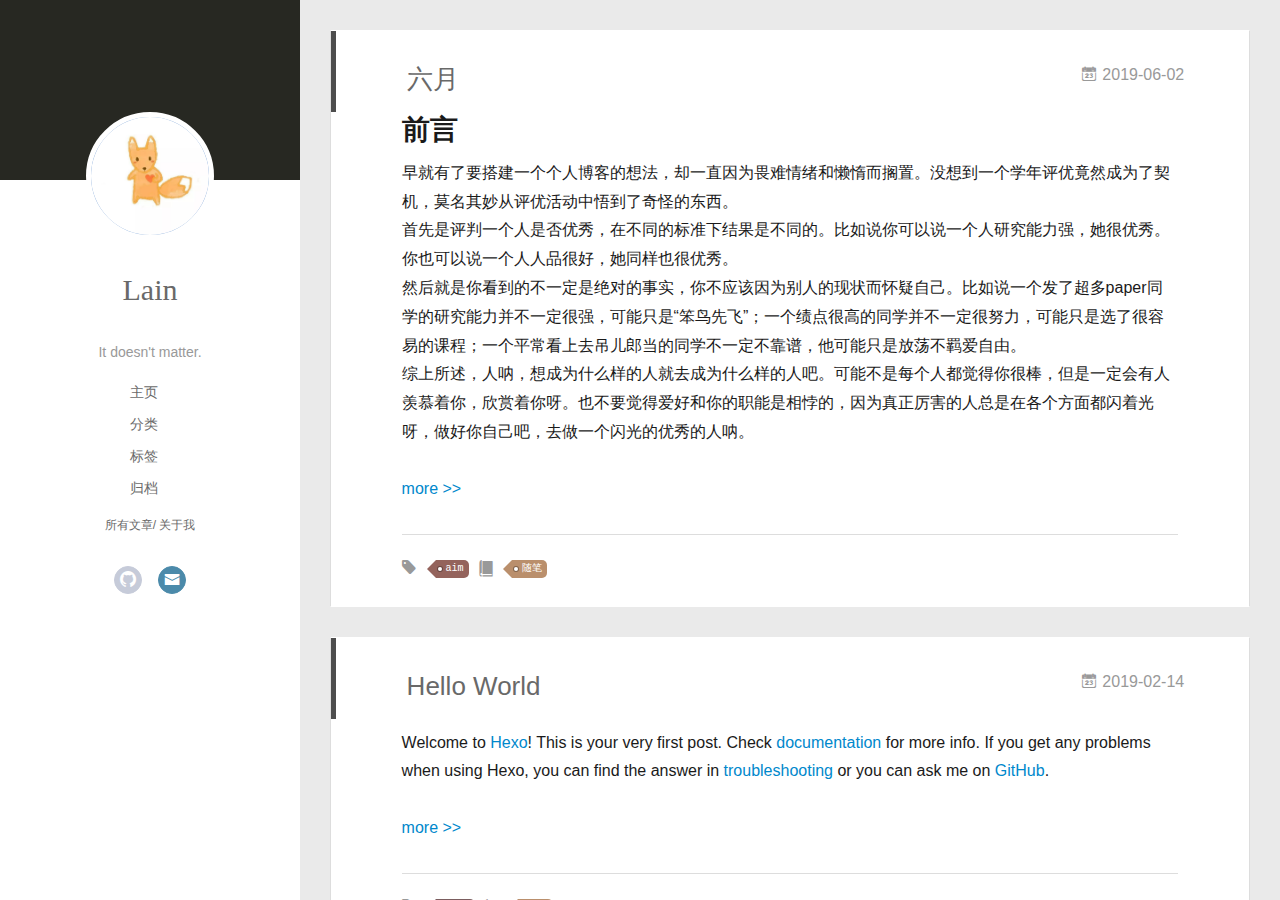
<file: index.html>
<!DOCTYPE html>
<html>
<head><meta name="generator" content="Hexo 3.8.0">
  <meta charset="utf-8">
  
  <meta name="renderer" content="webkit">
  <meta http-equiv="X-UA-Compatible" content="IE=edge">
  <link rel="dns-prefetch" href="https://zhengsaishuo.github.io">
  <title>Lain&#39;s Blog</title>
  <meta name="viewport" content="width=device-width, initial-scale=1, maximum-scale=1">
  <meta name="description" content="云在青天水在瓶，自然自在保有永久的清明。">
<meta property="og:type" content="website">
<meta property="og:title" content="Lain&#39;s Blog">
<meta property="og:url" content="https://zhengsaishuo.github.io/index.html">
<meta property="og:site_name" content="Lain&#39;s Blog">
<meta property="og:description" content="云在青天水在瓶，自然自在保有永久的清明。">
<meta property="og:locale" content="zh-CN">
<meta name="twitter:card" content="summary">
<meta name="twitter:title" content="Lain&#39;s Blog">
<meta name="twitter:description" content="云在青天水在瓶，自然自在保有永久的清明。">
  
  
    <link rel="icon" href="/img/favicon.png">
  
  <link rel="stylesheet" type="text/css" href="/./main.0cf68a.css">
  <style type="text/css">
  
    #container.show {
      background: linear-gradient(200deg,#a0cfe4,#e8c37e);
    }
  </style>
  

  

</head>
</html>
<body>
  <div id="container" q-class="show:isCtnShow">
    <canvas id="anm-canvas" class="anm-canvas"></canvas>
    <div class="left-col" q-class="show:isShow">
      
<div class="overlay" style="background: #272822"></div>
<div class="intrude-less">
	<header id="header" class="inner">
		<a href="https://zhengsaishuo.github.io" class="profilepic">
			<img src="/img/avatar.jpg" class="js-avatar">
		</a>
		<hgroup>
		  <h1 class="header-author"><a href="https://zhengsaishuo.github.io">Lain</a></h1>
		</hgroup>
		
		<p class="header-subtitle">It doesn&#39;t matter.</p>
		

		<nav class="header-menu">
			<ul>
			
				<li><a href="/">主页</a></li>
	        
				<li><a href="/categories">分类</a></li>
	        
				<li><a href="/tags">标签</a></li>
	        
				<li><a href="/archives">归档</a></li>
	        
			</ul>
		</nav>
		<nav class="header-smart-menu">
    		
    			
    			<a q-on="click: openSlider(e, 'innerArchive')" href="javascript:void(0)">所有文章</a>
    			
            
    			
    			<a q-on="click: openSlider(e, 'aboutme')" href="javascript:void(0)">关于我</a>
    			
            
		</nav>
		<nav class="header-nav">
			<div class="social">
				
					<a class="github" target="_blank" href="https://github.com/zhengsaishuo" title="github"><i class="icon-github"></i></a>
		        
					<a class="mail" target="_blank" href="mailto:591039822@qq.com" title="mail"><i class="icon-mail"></i></a>
		        
			</div>
		</nav>
	</header>		
</div>

    </div>
    <div class="mid-col" q-class="show:isShow,hide:isShow|isFalse">
      
<nav id="mobile-nav">
  	<div class="overlay js-overlay" style="background: #272822"></div>
	<div class="btnctn js-mobile-btnctn">
  		<div class="slider-trigger list" q-on="click: openSlider(e)"><i class="icon icon-sort"></i></div>
	</div>
	<div class="intrude-less">
		<header id="header" class="inner">
			<div class="profilepic">
				<img src="/img/avatar.jpg" class="js-avatar">
			</div>
			<hgroup>
			  <h1 class="header-author js-header-author">Lain</h1>
			</hgroup>
			
			<p class="header-subtitle"><i class="icon icon-quo-left"></i>It doesn&#39;t matter.<i class="icon icon-quo-right"></i></p>
			
			
			
				
			
				
			
				
			
				
			
			
			
			<nav class="header-nav">
				<div class="social">
					
						<a class="github" target="_blank" href="https://github.com/zhengsaishuo" title="github"><i class="icon-github"></i></a>
			        
						<a class="mail" target="_blank" href="mailto:591039822@qq.com" title="mail"><i class="icon-mail"></i></a>
			        
				</div>
			</nav>

			<nav class="header-menu js-header-menu">
				<ul style="width: 70%">
				
				
					<li style="width: 25%"><a href="/">主页</a></li>
		        
					<li style="width: 25%"><a href="/categories">分类</a></li>
		        
					<li style="width: 25%"><a href="/tags">标签</a></li>
		        
					<li style="width: 25%"><a href="/archives">归档</a></li>
		        
				</ul>
			</nav>
		</header>				
	</div>
	<div class="mobile-mask" style="display:none" q-show="isShow"></div>
</nav>

      <div id="wrapper" class="body-wrap">
        <div class="menu-l">
          <div class="canvas-wrap">
            <canvas data-colors="#eaeaea" data-sectionHeight="100" data-contentId="js-content" id="myCanvas1" class="anm-canvas"></canvas>
          </div>
          <div id="js-content" class="content-ll">
            
  
    <article id="post-new_start" class="article article-type-post  article-index" itemscope itemprop="blogPost">
  <div class="article-inner">
    
      <header class="article-header">
        
  
    <h1 itemprop="name">
      <a class="article-title" href="/2019/06/02/new_start/">六月</a>
    </h1>
  

        
        <a href="/2019/06/02/new_start/" class="archive-article-date">
  	<time datetime="2019-06-02T01:42:58.104Z" itemprop="datePublished"><i class="icon-calendar icon"></i>2019-06-02</time>
</a>
        
      </header>
    
    <div class="article-entry" itemprop="articleBody">
      
        <h1 id="前言"><a href="#前言" class="headerlink" title="前言"></a>前言</h1><p>早就有了要搭建一个个人博客的想法，却一直因为畏难情绪和懒惰而搁置。没想到一个学年评优竟然成为了契机，莫名其妙从评优活动中悟到了奇怪的东西。<br>首先是评判一个人是否优秀，在不同的标准下结果是不同的。比如说你可以说一个人研究能力强，她很优秀。你也可以说一个人人品很好，她同样也很优秀。<br>然后就是你看到的不一定是绝对的事实，你不应该因为别人的现状而怀疑自己。比如说一个发了超多paper同学的研究能力并不一定很强，可能只是“笨鸟先飞”；一个绩点很高的同学并不一定很努力，可能只是选了很容易的课程；一个平常看上去吊儿郎当的同学不一定不靠谱，他可能只是放荡不羁爱自由。<br>综上所述，人呐，想成为什么样的人就去成为什么样的人吧。可能不是每个人都觉得你很棒，但是一定会有人羡慕着你，欣赏着你呀。也不要觉得爱好和你的职能是相悖的，因为真正厉害的人总是在各个方面都闪着光呀，做好你自己吧，去做一个闪光的优秀的人呐。</p>
        
          <a class="article-more-a" href="/2019/06/02/new_start/#more">more >></a>
        
      

      
    </div>
    <div class="article-info article-info-index">
      
      
      
	<div class="article-tag tagcloud">
		<i class="icon-price-tags icon"></i>
		<ul class="article-tag-list">
			 
        		<li class="article-tag-list-item">
        			<a href="javascript:void(0)" class="js-tag article-tag-list-link color4">aim</a>
        		</li>
      		
		</ul>
	</div>

      
	<div class="article-category tagcloud">
		<i class="icon-book icon"></i>
		<ul class="article-tag-list">
			 
        		<li class="article-tag-list-item">
        			<a href="/categories/随笔//" class="article-tag-list-link color3">随笔</a>
        		</li>
      		
		</ul>
	</div>


      

      
      <div class="clearfix"></div>
    </div>
  </div>
  
</article>

<aside class="wrap-side-operation">
    <div class="mod-side-operation">
        
        <div class="jump-container" id="js-jump-container" style="display:none;">
            <a href="javascript:void(0)" class="mod-side-operation__jump-to-top">
                <i class="icon-font icon-back"></i>
            </a>
            <div id="js-jump-plan-container" class="jump-plan-container" style="top: -11px;">
                <i class="icon-font icon-plane jump-plane"></i>
            </div>
        </div>
        
        
    </div>
</aside>

<!-- 
  <div id="gitalk-container" style="padding: 0px 30px 0px 30px;"></div> 

<link rel="stylesheet" href="https://cdn.jsdelivr.net/npm/gitalk@1/dist/gitalk.css">
<script src="https://cdn.jsdelivr.net/npm/gitalk@1/dist/gitalk.min.js"></script>
<script type="text/javascript">

if(true){
	var gitalk = new Gitalk({
  	clientID: '99ddc7dabf21809f3d83',
  	clientSecret: 'ac43af2466315c932912cd6281e8df4b48b0abf3',
  	repo: 'zhengsaishuo.github.io',
  	owner: 'zhengsaishuo',
  	admin: ['zhengsaishuo'],
  	id: '',
  	distractionFreeMode: 'true'
})
gitalk.render('gitalk-container') 
}
</script>
   -->
<!--  -->

  
    <article id="post-hello-world" class="article article-type-post  article-index" itemscope itemprop="blogPost">
  <div class="article-inner">
    
      <header class="article-header">
        
  
    <h1 itemprop="name">
      <a class="article-title" href="/2019/02/14/hello-world/">Hello World</a>
    </h1>
  

        
        <a href="/2019/02/14/hello-world/" class="archive-article-date">
  	<time datetime="2019-02-14T01:07:43.919Z" itemprop="datePublished"><i class="icon-calendar icon"></i>2019-02-14</time>
</a>
        
      </header>
    
    <div class="article-entry" itemprop="articleBody">
      
        <p>Welcome to <a href="https://hexo.io/" target="_blank" rel="noopener">Hexo</a>! This is your very first post. Check <a href="https://hexo.io/docs/" target="_blank" rel="noopener">documentation</a> for more info. If you get any problems when using Hexo, you can find the answer in <a href="https://hexo.io/docs/troubleshooting.html" target="_blank" rel="noopener">troubleshooting</a> or you can ask me on <a href="https://github.com/hexojs/hexo/issues" target="_blank" rel="noopener">GitHub</a>.</p>
        
          <a class="article-more-a" href="/2019/02/14/hello-world/#more">more >></a>
        
      

      
    </div>
    <div class="article-info article-info-index">
      
      
      
	<div class="article-tag tagcloud">
		<i class="icon-price-tags icon"></i>
		<ul class="article-tag-list">
			 
        		<li class="article-tag-list-item">
        			<a href="javascript:void(0)" class="js-tag article-tag-list-link color5">Hexo</a>
        		</li>
      		
		</ul>
	</div>

      
	<div class="article-category tagcloud">
		<i class="icon-book icon"></i>
		<ul class="article-tag-list">
			 
        		<li class="article-tag-list-item">
        			<a href="/categories/教程//" class="article-tag-list-link color3">教程</a>
        		</li>
      		
		</ul>
	</div>


      

      
      <div class="clearfix"></div>
    </div>
  </div>
  
</article>

<aside class="wrap-side-operation">
    <div class="mod-side-operation">
        
        <div class="jump-container" id="js-jump-container" style="display:none;">
            <a href="javascript:void(0)" class="mod-side-operation__jump-to-top">
                <i class="icon-font icon-back"></i>
            </a>
            <div id="js-jump-plan-container" class="jump-plan-container" style="top: -11px;">
                <i class="icon-font icon-plane jump-plane"></i>
            </div>
        </div>
        
        
    </div>
</aside>

<!-- 
  <div id="gitalk-container" style="padding: 0px 30px 0px 30px;"></div> 

<link rel="stylesheet" href="https://cdn.jsdelivr.net/npm/gitalk@1/dist/gitalk.css">
<script src="https://cdn.jsdelivr.net/npm/gitalk@1/dist/gitalk.min.js"></script>
<script type="text/javascript">

if(true){
	var gitalk = new Gitalk({
  	clientID: '99ddc7dabf21809f3d83',
  	clientSecret: 'ac43af2466315c932912cd6281e8df4b48b0abf3',
  	repo: 'zhengsaishuo.github.io',
  	owner: 'zhengsaishuo',
  	admin: ['zhengsaishuo'],
  	id: '',
  	distractionFreeMode: 'true'
})
gitalk.render('gitalk-container') 
}
</script>
   -->
<!--  -->

  
  


          </div>
        </div>
      </div>
      
<footer id="footer">
  <div class="outer">
    <div id="footer-info">
    	<div class="footer-right">
    		&copy; 2019 Lain
    	</div>
      	<!-- <div class="footer-right">
      		<a href="http://hexo.io/" target="_blank">Hexo</a>  Theme <a href="https://github.com/litten/hexo-theme-yilia" target="_blank">Yilia</a> by Litten
				</div> -->
				<div calss="count-span">
					<span id="busuanzi_container_site_pv">
					总访问量: <span id="busuanzi_value_site_pv"></span>|
					</span>
					<span id="busuanzi_container_site_uv">
					总访客: <span id="busuanzi_value_site_uv"></span>
					</span>
			</div>
			<!-- 根据个人喜好在相应位置添加以上代码 -->
			
			<script async src="//busuanzi.ibruce.info/busuanzi/2.3/busuanzi.pure.mini.js"></script>
    </div>
  </div>
</footer>
<!--页面点击小红心-->
<script type="text/javascript" src="/love.js"></script>
    </div>
    <script>
	var yiliaConfig = {
		mathjax: true,
		isHome: true,
		isPost: false,
		isArchive: false,
		isTag: false,
		isCategory: false,
		open_in_new: false,
		toc_hide_index: true,
		root: "/",
		innerArchive: true,
		showTags: true
	}
</script>

<script>!function(t){function n(e){if(r[e])return r[e].exports;var i=r[e]={exports:{},id:e,loaded:!1};return t[e].call(i.exports,i,i.exports,n),i.loaded=!0,i.exports}var r={};n.m=t,n.c=r,n.p="./",n(0)}([function(t,n,r){r(195),t.exports=r(191)},function(t,n,r){var e=r(3),i=r(52),o=r(27),u=r(28),c=r(53),f="prototype",a=function(t,n,r){var s,l,h,v,p=t&a.F,d=t&a.G,y=t&a.S,g=t&a.P,b=t&a.B,m=d?e:y?e[n]||(e[n]={}):(e[n]||{})[f],x=d?i:i[n]||(i[n]={}),w=x[f]||(x[f]={});d&&(r=n);for(s in r)l=!p&&m&&void 0!==m[s],h=(l?m:r)[s],v=b&&l?c(h,e):g&&"function"==typeof h?c(Function.call,h):h,m&&u(m,s,h,t&a.U),x[s]!=h&&o(x,s,v),g&&w[s]!=h&&(w[s]=h)};e.core=i,a.F=1,a.G=2,a.S=4,a.P=8,a.B=16,a.W=32,a.U=64,a.R=128,t.exports=a},function(t,n,r){var e=r(6);t.exports=function(t){if(!e(t))throw TypeError(t+" is not an object!");return t}},function(t,n){var r=t.exports="undefined"!=typeof window&&window.Math==Math?window:"undefined"!=typeof self&&self.Math==Math?self:Function("return this")();"number"==typeof __g&&(__g=r)},function(t,n){t.exports=function(t){try{return!!t()}catch(t){return!0}}},function(t,n){var r=t.exports="undefined"!=typeof window&&window.Math==Math?window:"undefined"!=typeof self&&self.Math==Math?self:Function("return this")();"number"==typeof __g&&(__g=r)},function(t,n){t.exports=function(t){return"object"==typeof t?null!==t:"function"==typeof t}},function(t,n,r){var e=r(126)("wks"),i=r(76),o=r(3).Symbol,u="function"==typeof o;(t.exports=function(t){return e[t]||(e[t]=u&&o[t]||(u?o:i)("Symbol."+t))}).store=e},function(t,n){var r={}.hasOwnProperty;t.exports=function(t,n){return r.call(t,n)}},function(t,n,r){var e=r(94),i=r(33);t.exports=function(t){return e(i(t))}},function(t,n,r){t.exports=!r(4)(function(){return 7!=Object.defineProperty({},"a",{get:function(){return 7}}).a})},function(t,n,r){var e=r(2),i=r(167),o=r(50),u=Object.defineProperty;n.f=r(10)?Object.defineProperty:function(t,n,r){if(e(t),n=o(n,!0),e(r),i)try{return u(t,n,r)}catch(t){}if("get"in r||"set"in r)throw TypeError("Accessors not supported!");return"value"in r&&(t[n]=r.value),t}},function(t,n,r){t.exports=!r(18)(function(){return 7!=Object.defineProperty({},"a",{get:function(){return 7}}).a})},function(t,n,r){var e=r(14),i=r(22);t.exports=r(12)?function(t,n,r){return e.f(t,n,i(1,r))}:function(t,n,r){return t[n]=r,t}},function(t,n,r){var e=r(20),i=r(58),o=r(42),u=Object.defineProperty;n.f=r(12)?Object.defineProperty:function(t,n,r){if(e(t),n=o(n,!0),e(r),i)try{return u(t,n,r)}catch(t){}if("get"in r||"set"in r)throw TypeError("Accessors not supported!");return"value"in r&&(t[n]=r.value),t}},function(t,n,r){var e=r(40)("wks"),i=r(23),o=r(5).Symbol,u="function"==typeof o;(t.exports=function(t){return e[t]||(e[t]=u&&o[t]||(u?o:i)("Symbol."+t))}).store=e},function(t,n,r){var e=r(67),i=Math.min;t.exports=function(t){return t>0?i(e(t),9007199254740991):0}},function(t,n,r){var e=r(46);t.exports=function(t){return Object(e(t))}},function(t,n){t.exports=function(t){try{return!!t()}catch(t){return!0}}},function(t,n,r){var e=r(63),i=r(34);t.exports=Object.keys||function(t){return e(t,i)}},function(t,n,r){var e=r(21);t.exports=function(t){if(!e(t))throw TypeError(t+" is not an object!");return t}},function(t,n){t.exports=function(t){return"object"==typeof t?null!==t:"function"==typeof t}},function(t,n){t.exports=function(t,n){return{enumerable:!(1&t),configurable:!(2&t),writable:!(4&t),value:n}}},function(t,n){var r=0,e=Math.random();t.exports=function(t){return"Symbol(".concat(void 0===t?"":t,")_",(++r+e).toString(36))}},function(t,n){var r={}.hasOwnProperty;t.exports=function(t,n){return r.call(t,n)}},function(t,n){var r=t.exports={version:"2.4.0"};"number"==typeof __e&&(__e=r)},function(t,n){t.exports=function(t){if("function"!=typeof t)throw TypeError(t+" is not a function!");return t}},function(t,n,r){var e=r(11),i=r(66);t.exports=r(10)?function(t,n,r){return e.f(t,n,i(1,r))}:function(t,n,r){return t[n]=r,t}},function(t,n,r){var e=r(3),i=r(27),o=r(24),u=r(76)("src"),c="toString",f=Function[c],a=(""+f).split(c);r(52).inspectSource=function(t){return f.call(t)},(t.exports=function(t,n,r,c){var f="function"==typeof r;f&&(o(r,"name")||i(r,"name",n)),t[n]!==r&&(f&&(o(r,u)||i(r,u,t[n]?""+t[n]:a.join(String(n)))),t===e?t[n]=r:c?t[n]?t[n]=r:i(t,n,r):(delete t[n],i(t,n,r)))})(Function.prototype,c,function(){return"function"==typeof this&&this[u]||f.call(this)})},function(t,n,r){var e=r(1),i=r(4),o=r(46),u=function(t,n,r,e){var i=String(o(t)),u="<"+n;return""!==r&&(u+=" "+r+'="'+String(e).replace(/"/g,"&quot;")+'"'),u+">"+i+"</"+n+">"};t.exports=function(t,n){var r={};r[t]=n(u),e(e.P+e.F*i(function(){var n=""[t]('"');return n!==n.toLowerCase()||n.split('"').length>3}),"String",r)}},function(t,n,r){var e=r(115),i=r(46);t.exports=function(t){return e(i(t))}},function(t,n,r){var e=r(116),i=r(66),o=r(30),u=r(50),c=r(24),f=r(167),a=Object.getOwnPropertyDescriptor;n.f=r(10)?a:function(t,n){if(t=o(t),n=u(n,!0),f)try{return a(t,n)}catch(t){}if(c(t,n))return i(!e.f.call(t,n),t[n])}},function(t,n,r){var e=r(24),i=r(17),o=r(145)("IE_PROTO"),u=Object.prototype;t.exports=Object.getPrototypeOf||function(t){return t=i(t),e(t,o)?t[o]:"function"==typeof t.constructor&&t instanceof t.constructor?t.constructor.prototype:t instanceof Object?u:null}},function(t,n){t.exports=function(t){if(void 0==t)throw TypeError("Can't call method on  "+t);return t}},function(t,n){t.exports="constructor,hasOwnProperty,isPrototypeOf,propertyIsEnumerable,toLocaleString,toString,valueOf".split(",")},function(t,n){t.exports={}},function(t,n){t.exports=!0},function(t,n){n.f={}.propertyIsEnumerable},function(t,n,r){var e=r(14).f,i=r(8),o=r(15)("toStringTag");t.exports=function(t,n,r){t&&!i(t=r?t:t.prototype,o)&&e(t,o,{configurable:!0,value:n})}},function(t,n,r){var e=r(40)("keys"),i=r(23);t.exports=function(t){return e[t]||(e[t]=i(t))}},function(t,n,r){var e=r(5),i="__core-js_shared__",o=e[i]||(e[i]={});t.exports=function(t){return o[t]||(o[t]={})}},function(t,n){var r=Math.ceil,e=Math.floor;t.exports=function(t){return isNaN(t=+t)?0:(t>0?e:r)(t)}},function(t,n,r){var e=r(21);t.exports=function(t,n){if(!e(t))return t;var r,i;if(n&&"function"==typeof(r=t.toString)&&!e(i=r.call(t)))return i;if("function"==typeof(r=t.valueOf)&&!e(i=r.call(t)))return i;if(!n&&"function"==typeof(r=t.toString)&&!e(i=r.call(t)))return i;throw TypeError("Can't convert object to primitive value")}},function(t,n,r){var e=r(5),i=r(25),o=r(36),u=r(44),c=r(14).f;t.exports=function(t){var n=i.Symbol||(i.Symbol=o?{}:e.Symbol||{});"_"==t.charAt(0)||t in n||c(n,t,{value:u.f(t)})}},function(t,n,r){n.f=r(15)},function(t,n){var r={}.toString;t.exports=function(t){return r.call(t).slice(8,-1)}},function(t,n){t.exports=function(t){if(void 0==t)throw TypeError("Can't call method on  "+t);return t}},function(t,n,r){var e=r(4);t.exports=function(t,n){return!!t&&e(function(){n?t.call(null,function(){},1):t.call(null)})}},function(t,n,r){var e=r(53),i=r(115),o=r(17),u=r(16),c=r(203);t.exports=function(t,n){var r=1==t,f=2==t,a=3==t,s=4==t,l=6==t,h=5==t||l,v=n||c;return function(n,c,p){for(var d,y,g=o(n),b=i(g),m=e(c,p,3),x=u(b.length),w=0,S=r?v(n,x):f?v(n,0):void 0;x>w;w++)if((h||w in b)&&(d=b[w],y=m(d,w,g),t))if(r)S[w]=y;else if(y)switch(t){case 3:return!0;case 5:return d;case 6:return w;case 2:S.push(d)}else if(s)return!1;return l?-1:a||s?s:S}}},function(t,n,r){var e=r(1),i=r(52),o=r(4);t.exports=function(t,n){var r=(i.Object||{})[t]||Object[t],u={};u[t]=n(r),e(e.S+e.F*o(function(){r(1)}),"Object",u)}},function(t,n,r){var e=r(6);t.exports=function(t,n){if(!e(t))return t;var r,i;if(n&&"function"==typeof(r=t.toString)&&!e(i=r.call(t)))return i;if("function"==typeof(r=t.valueOf)&&!e(i=r.call(t)))return i;if(!n&&"function"==typeof(r=t.toString)&&!e(i=r.call(t)))return i;throw TypeError("Can't convert object to primitive value")}},function(t,n,r){var e=r(5),i=r(25),o=r(91),u=r(13),c="prototype",f=function(t,n,r){var a,s,l,h=t&f.F,v=t&f.G,p=t&f.S,d=t&f.P,y=t&f.B,g=t&f.W,b=v?i:i[n]||(i[n]={}),m=b[c],x=v?e:p?e[n]:(e[n]||{})[c];v&&(r=n);for(a in r)(s=!h&&x&&void 0!==x[a])&&a in b||(l=s?x[a]:r[a],b[a]=v&&"function"!=typeof x[a]?r[a]:y&&s?o(l,e):g&&x[a]==l?function(t){var n=function(n,r,e){if(this instanceof t){switch(arguments.length){case 0:return new t;case 1:return new t(n);case 2:return new t(n,r)}return new t(n,r,e)}return t.apply(this,arguments)};return n[c]=t[c],n}(l):d&&"function"==typeof l?o(Function.call,l):l,d&&((b.virtual||(b.virtual={}))[a]=l,t&f.R&&m&&!m[a]&&u(m,a,l)))};f.F=1,f.G=2,f.S=4,f.P=8,f.B=16,f.W=32,f.U=64,f.R=128,t.exports=f},function(t,n){var r=t.exports={version:"2.4.0"};"number"==typeof __e&&(__e=r)},function(t,n,r){var e=r(26);t.exports=function(t,n,r){if(e(t),void 0===n)return t;switch(r){case 1:return function(r){return t.call(n,r)};case 2:return function(r,e){return t.call(n,r,e)};case 3:return function(r,e,i){return t.call(n,r,e,i)}}return function(){return t.apply(n,arguments)}}},function(t,n,r){var e=r(183),i=r(1),o=r(126)("metadata"),u=o.store||(o.store=new(r(186))),c=function(t,n,r){var i=u.get(t);if(!i){if(!r)return;u.set(t,i=new e)}var o=i.get(n);if(!o){if(!r)return;i.set(n,o=new e)}return o},f=function(t,n,r){var e=c(n,r,!1);return void 0!==e&&e.has(t)},a=function(t,n,r){var e=c(n,r,!1);return void 0===e?void 0:e.get(t)},s=function(t,n,r,e){c(r,e,!0).set(t,n)},l=function(t,n){var r=c(t,n,!1),e=[];return r&&r.forEach(function(t,n){e.push(n)}),e},h=function(t){return void 0===t||"symbol"==typeof t?t:String(t)},v=function(t){i(i.S,"Reflect",t)};t.exports={store:u,map:c,has:f,get:a,set:s,keys:l,key:h,exp:v}},function(t,n,r){"use strict";if(r(10)){var e=r(69),i=r(3),o=r(4),u=r(1),c=r(127),f=r(152),a=r(53),s=r(68),l=r(66),h=r(27),v=r(73),p=r(67),d=r(16),y=r(75),g=r(50),b=r(24),m=r(180),x=r(114),w=r(6),S=r(17),_=r(137),O=r(70),E=r(32),P=r(71).f,j=r(154),F=r(76),M=r(7),A=r(48),N=r(117),T=r(146),I=r(155),k=r(80),L=r(123),R=r(74),C=r(130),D=r(160),U=r(11),W=r(31),G=U.f,B=W.f,V=i.RangeError,z=i.TypeError,q=i.Uint8Array,K="ArrayBuffer",J="Shared"+K,Y="BYTES_PER_ELEMENT",H="prototype",$=Array[H],X=f.ArrayBuffer,Q=f.DataView,Z=A(0),tt=A(2),nt=A(3),rt=A(4),et=A(5),it=A(6),ot=N(!0),ut=N(!1),ct=I.values,ft=I.keys,at=I.entries,st=$.lastIndexOf,lt=$.reduce,ht=$.reduceRight,vt=$.join,pt=$.sort,dt=$.slice,yt=$.toString,gt=$.toLocaleString,bt=M("iterator"),mt=M("toStringTag"),xt=F("typed_constructor"),wt=F("def_constructor"),St=c.CONSTR,_t=c.TYPED,Ot=c.VIEW,Et="Wrong length!",Pt=A(1,function(t,n){return Tt(T(t,t[wt]),n)}),jt=o(function(){return 1===new q(new Uint16Array([1]).buffer)[0]}),Ft=!!q&&!!q[H].set&&o(function(){new q(1).set({})}),Mt=function(t,n){if(void 0===t)throw z(Et);var r=+t,e=d(t);if(n&&!m(r,e))throw V(Et);return e},At=function(t,n){var r=p(t);if(r<0||r%n)throw V("Wrong offset!");return r},Nt=function(t){if(w(t)&&_t in t)return t;throw z(t+" is not a typed array!")},Tt=function(t,n){if(!(w(t)&&xt in t))throw z("It is not a typed array constructor!");return new t(n)},It=function(t,n){return kt(T(t,t[wt]),n)},kt=function(t,n){for(var r=0,e=n.length,i=Tt(t,e);e>r;)i[r]=n[r++];return i},Lt=function(t,n,r){G(t,n,{get:function(){return this._d[r]}})},Rt=function(t){var n,r,e,i,o,u,c=S(t),f=arguments.length,s=f>1?arguments[1]:void 0,l=void 0!==s,h=j(c);if(void 0!=h&&!_(h)){for(u=h.call(c),e=[],n=0;!(o=u.next()).done;n++)e.push(o.value);c=e}for(l&&f>2&&(s=a(s,arguments[2],2)),n=0,r=d(c.length),i=Tt(this,r);r>n;n++)i[n]=l?s(c[n],n):c[n];return i},Ct=function(){for(var t=0,n=arguments.length,r=Tt(this,n);n>t;)r[t]=arguments[t++];return r},Dt=!!q&&o(function(){gt.call(new q(1))}),Ut=function(){return gt.apply(Dt?dt.call(Nt(this)):Nt(this),arguments)},Wt={copyWithin:function(t,n){return D.call(Nt(this),t,n,arguments.length>2?arguments[2]:void 0)},every:function(t){return rt(Nt(this),t,arguments.length>1?arguments[1]:void 0)},fill:function(t){return C.apply(Nt(this),arguments)},filter:function(t){return It(this,tt(Nt(this),t,arguments.length>1?arguments[1]:void 0))},find:function(t){return et(Nt(this),t,arguments.length>1?arguments[1]:void 0)},findIndex:function(t){return it(Nt(this),t,arguments.length>1?arguments[1]:void 0)},forEach:function(t){Z(Nt(this),t,arguments.length>1?arguments[1]:void 0)},indexOf:function(t){return ut(Nt(this),t,arguments.length>1?arguments[1]:void 0)},includes:function(t){return ot(Nt(this),t,arguments.length>1?arguments[1]:void 0)},join:function(t){return vt.apply(Nt(this),arguments)},lastIndexOf:function(t){return st.apply(Nt(this),arguments)},map:function(t){return Pt(Nt(this),t,arguments.length>1?arguments[1]:void 0)},reduce:function(t){return lt.apply(Nt(this),arguments)},reduceRight:function(t){return ht.apply(Nt(this),arguments)},reverse:function(){for(var t,n=this,r=Nt(n).length,e=Math.floor(r/2),i=0;i<e;)t=n[i],n[i++]=n[--r],n[r]=t;return n},some:function(t){return nt(Nt(this),t,arguments.length>1?arguments[1]:void 0)},sort:function(t){return pt.call(Nt(this),t)},subarray:function(t,n){var r=Nt(this),e=r.length,i=y(t,e);return new(T(r,r[wt]))(r.buffer,r.byteOffset+i*r.BYTES_PER_ELEMENT,d((void 0===n?e:y(n,e))-i))}},Gt=function(t,n){return It(this,dt.call(Nt(this),t,n))},Bt=function(t){Nt(this);var n=At(arguments[1],1),r=this.length,e=S(t),i=d(e.length),o=0;if(i+n>r)throw V(Et);for(;o<i;)this[n+o]=e[o++]},Vt={entries:function(){return at.call(Nt(this))},keys:function(){return ft.call(Nt(this))},values:function(){return ct.call(Nt(this))}},zt=function(t,n){return w(t)&&t[_t]&&"symbol"!=typeof n&&n in t&&String(+n)==String(n)},qt=function(t,n){return zt(t,n=g(n,!0))?l(2,t[n]):B(t,n)},Kt=function(t,n,r){return!(zt(t,n=g(n,!0))&&w(r)&&b(r,"value"))||b(r,"get")||b(r,"set")||r.configurable||b(r,"writable")&&!r.writable||b(r,"enumerable")&&!r.enumerable?G(t,n,r):(t[n]=r.value,t)};St||(W.f=qt,U.f=Kt),u(u.S+u.F*!St,"Object",{getOwnPropertyDescriptor:qt,defineProperty:Kt}),o(function(){yt.call({})})&&(yt=gt=function(){return vt.call(this)});var Jt=v({},Wt);v(Jt,Vt),h(Jt,bt,Vt.values),v(Jt,{slice:Gt,set:Bt,constructor:function(){},toString:yt,toLocaleString:Ut}),Lt(Jt,"buffer","b"),Lt(Jt,"byteOffset","o"),Lt(Jt,"byteLength","l"),Lt(Jt,"length","e"),G(Jt,mt,{get:function(){return this[_t]}}),t.exports=function(t,n,r,f){f=!!f;var a=t+(f?"Clamped":"")+"Array",l="Uint8Array"!=a,v="get"+t,p="set"+t,y=i[a],g=y||{},b=y&&E(y),m=!y||!c.ABV,S={},_=y&&y[H],j=function(t,r){var e=t._d;return e.v[v](r*n+e.o,jt)},F=function(t,r,e){var i=t._d;f&&(e=(e=Math.round(e))<0?0:e>255?255:255&e),i.v[p](r*n+i.o,e,jt)},M=function(t,n){G(t,n,{get:function(){return j(this,n)},set:function(t){return F(this,n,t)},enumerable:!0})};m?(y=r(function(t,r,e,i){s(t,y,a,"_d");var o,u,c,f,l=0,v=0;if(w(r)){if(!(r instanceof X||(f=x(r))==K||f==J))return _t in r?kt(y,r):Rt.call(y,r);o=r,v=At(e,n);var p=r.byteLength;if(void 0===i){if(p%n)throw V(Et);if((u=p-v)<0)throw V(Et)}else if((u=d(i)*n)+v>p)throw V(Et);c=u/n}else c=Mt(r,!0),u=c*n,o=new X(u);for(h(t,"_d",{b:o,o:v,l:u,e:c,v:new Q(o)});l<c;)M(t,l++)}),_=y[H]=O(Jt),h(_,"constructor",y)):L(function(t){new y(null),new y(t)},!0)||(y=r(function(t,r,e,i){s(t,y,a);var o;return w(r)?r instanceof X||(o=x(r))==K||o==J?void 0!==i?new g(r,At(e,n),i):void 0!==e?new g(r,At(e,n)):new g(r):_t in r?kt(y,r):Rt.call(y,r):new g(Mt(r,l))}),Z(b!==Function.prototype?P(g).concat(P(b)):P(g),function(t){t in y||h(y,t,g[t])}),y[H]=_,e||(_.constructor=y));var A=_[bt],N=!!A&&("values"==A.name||void 0==A.name),T=Vt.values;h(y,xt,!0),h(_,_t,a),h(_,Ot,!0),h(_,wt,y),(f?new y(1)[mt]==a:mt in _)||G(_,mt,{get:function(){return a}}),S[a]=y,u(u.G+u.W+u.F*(y!=g),S),u(u.S,a,{BYTES_PER_ELEMENT:n,from:Rt,of:Ct}),Y in _||h(_,Y,n),u(u.P,a,Wt),R(a),u(u.P+u.F*Ft,a,{set:Bt}),u(u.P+u.F*!N,a,Vt),u(u.P+u.F*(_.toString!=yt),a,{toString:yt}),u(u.P+u.F*o(function(){new y(1).slice()}),a,{slice:Gt}),u(u.P+u.F*(o(function(){return[1,2].toLocaleString()!=new y([1,2]).toLocaleString()})||!o(function(){_.toLocaleString.call([1,2])})),a,{toLocaleString:Ut}),k[a]=N?A:T,e||N||h(_,bt,T)}}else t.exports=function(){}},function(t,n){var r={}.toString;t.exports=function(t){return r.call(t).slice(8,-1)}},function(t,n,r){var e=r(21),i=r(5).document,o=e(i)&&e(i.createElement);t.exports=function(t){return o?i.createElement(t):{}}},function(t,n,r){t.exports=!r(12)&&!r(18)(function(){return 7!=Object.defineProperty(r(57)("div"),"a",{get:function(){return 7}}).a})},function(t,n,r){"use strict";var e=r(36),i=r(51),o=r(64),u=r(13),c=r(8),f=r(35),a=r(96),s=r(38),l=r(103),h=r(15)("iterator"),v=!([].keys&&"next"in[].keys()),p="keys",d="values",y=function(){return this};t.exports=function(t,n,r,g,b,m,x){a(r,n,g);var w,S,_,O=function(t){if(!v&&t in F)return F[t];switch(t){case p:case d:return function(){return new r(this,t)}}return function(){return new r(this,t)}},E=n+" Iterator",P=b==d,j=!1,F=t.prototype,M=F[h]||F["@@iterator"]||b&&F[b],A=M||O(b),N=b?P?O("entries"):A:void 0,T="Array"==n?F.entries||M:M;if(T&&(_=l(T.call(new t)))!==Object.prototype&&(s(_,E,!0),e||c(_,h)||u(_,h,y)),P&&M&&M.name!==d&&(j=!0,A=function(){return M.call(this)}),e&&!x||!v&&!j&&F[h]||u(F,h,A),f[n]=A,f[E]=y,b)if(w={values:P?A:O(d),keys:m?A:O(p),entries:N},x)for(S in w)S in F||o(F,S,w[S]);else i(i.P+i.F*(v||j),n,w);return w}},function(t,n,r){var e=r(20),i=r(100),o=r(34),u=r(39)("IE_PROTO"),c=function(){},f="prototype",a=function(){var t,n=r(57)("iframe"),e=o.length;for(n.style.display="none",r(93).appendChild(n),n.src="javascript:",t=n.contentWindow.document,t.open(),t.write("<script>document.F=Object<\/script>"),t.close(),a=t.F;e--;)delete a[f][o[e]];return a()};t.exports=Object.create||function(t,n){var r;return null!==t?(c[f]=e(t),r=new c,c[f]=null,r[u]=t):r=a(),void 0===n?r:i(r,n)}},function(t,n,r){var e=r(63),i=r(34).concat("length","prototype");n.f=Object.getOwnPropertyNames||function(t){return e(t,i)}},function(t,n){n.f=Object.getOwnPropertySymbols},function(t,n,r){var e=r(8),i=r(9),o=r(90)(!1),u=r(39)("IE_PROTO");t.exports=function(t,n){var r,c=i(t),f=0,a=[];for(r in c)r!=u&&e(c,r)&&a.push(r);for(;n.length>f;)e(c,r=n[f++])&&(~o(a,r)||a.push(r));return a}},function(t,n,r){t.exports=r(13)},function(t,n,r){var e=r(76)("meta"),i=r(6),o=r(24),u=r(11).f,c=0,f=Object.isExtensible||function(){return!0},a=!r(4)(function(){return f(Object.preventExtensions({}))}),s=function(t){u(t,e,{value:{i:"O"+ ++c,w:{}}})},l=function(t,n){if(!i(t))return"symbol"==typeof t?t:("string"==typeof t?"S":"P")+t;if(!o(t,e)){if(!f(t))return"F";if(!n)return"E";s(t)}return t[e].i},h=function(t,n){if(!o(t,e)){if(!f(t))return!0;if(!n)return!1;s(t)}return t[e].w},v=function(t){return a&&p.NEED&&f(t)&&!o(t,e)&&s(t),t},p=t.exports={KEY:e,NEED:!1,fastKey:l,getWeak:h,onFreeze:v}},function(t,n){t.exports=function(t,n){return{enumerable:!(1&t),configurable:!(2&t),writable:!(4&t),value:n}}},function(t,n){var r=Math.ceil,e=Math.floor;t.exports=function(t){return isNaN(t=+t)?0:(t>0?e:r)(t)}},function(t,n){t.exports=function(t,n,r,e){if(!(t instanceof n)||void 0!==e&&e in t)throw TypeError(r+": incorrect invocation!");return t}},function(t,n){t.exports=!1},function(t,n,r){var e=r(2),i=r(173),o=r(133),u=r(145)("IE_PROTO"),c=function(){},f="prototype",a=function(){var t,n=r(132)("iframe"),e=o.length;for(n.style.display="none",r(135).appendChild(n),n.src="javascript:",t=n.contentWindow.document,t.open(),t.write("<script>document.F=Object<\/script>"),t.close(),a=t.F;e--;)delete a[f][o[e]];return a()};t.exports=Object.create||function(t,n){var r;return null!==t?(c[f]=e(t),r=new c,c[f]=null,r[u]=t):r=a(),void 0===n?r:i(r,n)}},function(t,n,r){var e=r(175),i=r(133).concat("length","prototype");n.f=Object.getOwnPropertyNames||function(t){return e(t,i)}},function(t,n,r){var e=r(175),i=r(133);t.exports=Object.keys||function(t){return e(t,i)}},function(t,n,r){var e=r(28);t.exports=function(t,n,r){for(var i in n)e(t,i,n[i],r);return t}},function(t,n,r){"use strict";var e=r(3),i=r(11),o=r(10),u=r(7)("species");t.exports=function(t){var n=e[t];o&&n&&!n[u]&&i.f(n,u,{configurable:!0,get:function(){return this}})}},function(t,n,r){var e=r(67),i=Math.max,o=Math.min;t.exports=function(t,n){return t=e(t),t<0?i(t+n,0):o(t,n)}},function(t,n){var r=0,e=Math.random();t.exports=function(t){return"Symbol(".concat(void 0===t?"":t,")_",(++r+e).toString(36))}},function(t,n,r){var e=r(33);t.exports=function(t){return Object(e(t))}},function(t,n,r){var e=r(7)("unscopables"),i=Array.prototype;void 0==i[e]&&r(27)(i,e,{}),t.exports=function(t){i[e][t]=!0}},function(t,n,r){var e=r(53),i=r(169),o=r(137),u=r(2),c=r(16),f=r(154),a={},s={},n=t.exports=function(t,n,r,l,h){var v,p,d,y,g=h?function(){return t}:f(t),b=e(r,l,n?2:1),m=0;if("function"!=typeof g)throw TypeError(t+" is not iterable!");if(o(g)){for(v=c(t.length);v>m;m++)if((y=n?b(u(p=t[m])[0],p[1]):b(t[m]))===a||y===s)return y}else for(d=g.call(t);!(p=d.next()).done;)if((y=i(d,b,p.value,n))===a||y===s)return y};n.BREAK=a,n.RETURN=s},function(t,n){t.exports={}},function(t,n,r){var e=r(11).f,i=r(24),o=r(7)("toStringTag");t.exports=function(t,n,r){t&&!i(t=r?t:t.prototype,o)&&e(t,o,{configurable:!0,value:n})}},function(t,n,r){var e=r(1),i=r(46),o=r(4),u=r(150),c="["+u+"]",f="​",a=RegExp("^"+c+c+"*"),s=RegExp(c+c+"*$"),l=function(t,n,r){var i={},c=o(function(){return!!u[t]()||f[t]()!=f}),a=i[t]=c?n(h):u[t];r&&(i[r]=a),e(e.P+e.F*c,"String",i)},h=l.trim=function(t,n){return t=String(i(t)),1&n&&(t=t.replace(a,"")),2&n&&(t=t.replace(s,"")),t};t.exports=l},function(t,n,r){t.exports={default:r(86),__esModule:!0}},function(t,n,r){t.exports={default:r(87),__esModule:!0}},function(t,n,r){"use strict";function e(t){return t&&t.__esModule?t:{default:t}}n.__esModule=!0;var i=r(84),o=e(i),u=r(83),c=e(u),f="function"==typeof c.default&&"symbol"==typeof o.default?function(t){return typeof t}:function(t){return t&&"function"==typeof c.default&&t.constructor===c.default&&t!==c.default.prototype?"symbol":typeof t};n.default="function"==typeof c.default&&"symbol"===f(o.default)?function(t){return void 0===t?"undefined":f(t)}:function(t){return t&&"function"==typeof c.default&&t.constructor===c.default&&t!==c.default.prototype?"symbol":void 0===t?"undefined":f(t)}},function(t,n,r){r(110),r(108),r(111),r(112),t.exports=r(25).Symbol},function(t,n,r){r(109),r(113),t.exports=r(44).f("iterator")},function(t,n){t.exports=function(t){if("function"!=typeof t)throw TypeError(t+" is not a function!");return t}},function(t,n){t.exports=function(){}},function(t,n,r){var e=r(9),i=r(106),o=r(105);t.exports=function(t){return function(n,r,u){var c,f=e(n),a=i(f.length),s=o(u,a);if(t&&r!=r){for(;a>s;)if((c=f[s++])!=c)return!0}else for(;a>s;s++)if((t||s in f)&&f[s]===r)return t||s||0;return!t&&-1}}},function(t,n,r){var e=r(88);t.exports=function(t,n,r){if(e(t),void 0===n)return t;switch(r){case 1:return function(r){return t.call(n,r)};case 2:return function(r,e){return t.call(n,r,e)};case 3:return function(r,e,i){return t.call(n,r,e,i)}}return function(){return t.apply(n,arguments)}}},function(t,n,r){var e=r(19),i=r(62),o=r(37);t.exports=function(t){var n=e(t),r=i.f;if(r)for(var u,c=r(t),f=o.f,a=0;c.length>a;)f.call(t,u=c[a++])&&n.push(u);return n}},function(t,n,r){t.exports=r(5).document&&document.documentElement},function(t,n,r){var e=r(56);t.exports=Object("z").propertyIsEnumerable(0)?Object:function(t){return"String"==e(t)?t.split(""):Object(t)}},function(t,n,r){var e=r(56);t.exports=Array.isArray||function(t){return"Array"==e(t)}},function(t,n,r){"use strict";var e=r(60),i=r(22),o=r(38),u={};r(13)(u,r(15)("iterator"),function(){return this}),t.exports=function(t,n,r){t.prototype=e(u,{next:i(1,r)}),o(t,n+" Iterator")}},function(t,n){t.exports=function(t,n){return{value:n,done:!!t}}},function(t,n,r){var e=r(19),i=r(9);t.exports=function(t,n){for(var r,o=i(t),u=e(o),c=u.length,f=0;c>f;)if(o[r=u[f++]]===n)return r}},function(t,n,r){var e=r(23)("meta"),i=r(21),o=r(8),u=r(14).f,c=0,f=Object.isExtensible||function(){return!0},a=!r(18)(function(){return f(Object.preventExtensions({}))}),s=function(t){u(t,e,{value:{i:"O"+ ++c,w:{}}})},l=function(t,n){if(!i(t))return"symbol"==typeof t?t:("string"==typeof t?"S":"P")+t;if(!o(t,e)){if(!f(t))return"F";if(!n)return"E";s(t)}return t[e].i},h=function(t,n){if(!o(t,e)){if(!f(t))return!0;if(!n)return!1;s(t)}return t[e].w},v=function(t){return a&&p.NEED&&f(t)&&!o(t,e)&&s(t),t},p=t.exports={KEY:e,NEED:!1,fastKey:l,getWeak:h,onFreeze:v}},function(t,n,r){var e=r(14),i=r(20),o=r(19);t.exports=r(12)?Object.defineProperties:function(t,n){i(t);for(var r,u=o(n),c=u.length,f=0;c>f;)e.f(t,r=u[f++],n[r]);return t}},function(t,n,r){var e=r(37),i=r(22),o=r(9),u=r(42),c=r(8),f=r(58),a=Object.getOwnPropertyDescriptor;n.f=r(12)?a:function(t,n){if(t=o(t),n=u(n,!0),f)try{return a(t,n)}catch(t){}if(c(t,n))return i(!e.f.call(t,n),t[n])}},function(t,n,r){var e=r(9),i=r(61).f,o={}.toString,u="object"==typeof window&&window&&Object.getOwnPropertyNames?Object.getOwnPropertyNames(window):[],c=function(t){try{return i(t)}catch(t){return u.slice()}};t.exports.f=function(t){return u&&"[object Window]"==o.call(t)?c(t):i(e(t))}},function(t,n,r){var e=r(8),i=r(77),o=r(39)("IE_PROTO"),u=Object.prototype;t.exports=Object.getPrototypeOf||function(t){return t=i(t),e(t,o)?t[o]:"function"==typeof t.constructor&&t instanceof t.constructor?t.constructor.prototype:t instanceof Object?u:null}},function(t,n,r){var e=r(41),i=r(33);t.exports=function(t){return function(n,r){var o,u,c=String(i(n)),f=e(r),a=c.length;return f<0||f>=a?t?"":void 0:(o=c.charCodeAt(f),o<55296||o>56319||f+1===a||(u=c.charCodeAt(f+1))<56320||u>57343?t?c.charAt(f):o:t?c.slice(f,f+2):u-56320+(o-55296<<10)+65536)}}},function(t,n,r){var e=r(41),i=Math.max,o=Math.min;t.exports=function(t,n){return t=e(t),t<0?i(t+n,0):o(t,n)}},function(t,n,r){var e=r(41),i=Math.min;t.exports=function(t){return t>0?i(e(t),9007199254740991):0}},function(t,n,r){"use strict";var e=r(89),i=r(97),o=r(35),u=r(9);t.exports=r(59)(Array,"Array",function(t,n){this._t=u(t),this._i=0,this._k=n},function(){var t=this._t,n=this._k,r=this._i++;return!t||r>=t.length?(this._t=void 0,i(1)):"keys"==n?i(0,r):"values"==n?i(0,t[r]):i(0,[r,t[r]])},"values"),o.Arguments=o.Array,e("keys"),e("values"),e("entries")},function(t,n){},function(t,n,r){"use strict";var e=r(104)(!0);r(59)(String,"String",function(t){this._t=String(t),this._i=0},function(){var t,n=this._t,r=this._i;return r>=n.length?{value:void 0,done:!0}:(t=e(n,r),this._i+=t.length,{value:t,done:!1})})},function(t,n,r){"use strict";var e=r(5),i=r(8),o=r(12),u=r(51),c=r(64),f=r(99).KEY,a=r(18),s=r(40),l=r(38),h=r(23),v=r(15),p=r(44),d=r(43),y=r(98),g=r(92),b=r(95),m=r(20),x=r(9),w=r(42),S=r(22),_=r(60),O=r(102),E=r(101),P=r(14),j=r(19),F=E.f,M=P.f,A=O.f,N=e.Symbol,T=e.JSON,I=T&&T.stringify,k="prototype",L=v("_hidden"),R=v("toPrimitive"),C={}.propertyIsEnumerable,D=s("symbol-registry"),U=s("symbols"),W=s("op-symbols"),G=Object[k],B="function"==typeof N,V=e.QObject,z=!V||!V[k]||!V[k].findChild,q=o&&a(function(){return 7!=_(M({},"a",{get:function(){return M(this,"a",{value:7}).a}})).a})?function(t,n,r){var e=F(G,n);e&&delete G[n],M(t,n,r),e&&t!==G&&M(G,n,e)}:M,K=function(t){var n=U[t]=_(N[k]);return n._k=t,n},J=B&&"symbol"==typeof N.iterator?function(t){return"symbol"==typeof t}:function(t){return t instanceof N},Y=function(t,n,r){return t===G&&Y(W,n,r),m(t),n=w(n,!0),m(r),i(U,n)?(r.enumerable?(i(t,L)&&t[L][n]&&(t[L][n]=!1),r=_(r,{enumerable:S(0,!1)})):(i(t,L)||M(t,L,S(1,{})),t[L][n]=!0),q(t,n,r)):M(t,n,r)},H=function(t,n){m(t);for(var r,e=g(n=x(n)),i=0,o=e.length;o>i;)Y(t,r=e[i++],n[r]);return t},$=function(t,n){return void 0===n?_(t):H(_(t),n)},X=function(t){var n=C.call(this,t=w(t,!0));return!(this===G&&i(U,t)&&!i(W,t))&&(!(n||!i(this,t)||!i(U,t)||i(this,L)&&this[L][t])||n)},Q=function(t,n){if(t=x(t),n=w(n,!0),t!==G||!i(U,n)||i(W,n)){var r=F(t,n);return!r||!i(U,n)||i(t,L)&&t[L][n]||(r.enumerable=!0),r}},Z=function(t){for(var n,r=A(x(t)),e=[],o=0;r.length>o;)i(U,n=r[o++])||n==L||n==f||e.push(n);return e},tt=function(t){for(var n,r=t===G,e=A(r?W:x(t)),o=[],u=0;e.length>u;)!i(U,n=e[u++])||r&&!i(G,n)||o.push(U[n]);return o};B||(N=function(){if(this instanceof N)throw TypeError("Symbol is not a constructor!");var t=h(arguments.length>0?arguments[0]:void 0),n=function(r){this===G&&n.call(W,r),i(this,L)&&i(this[L],t)&&(this[L][t]=!1),q(this,t,S(1,r))};return o&&z&&q(G,t,{configurable:!0,set:n}),K(t)},c(N[k],"toString",function(){return this._k}),E.f=Q,P.f=Y,r(61).f=O.f=Z,r(37).f=X,r(62).f=tt,o&&!r(36)&&c(G,"propertyIsEnumerable",X,!0),p.f=function(t){return K(v(t))}),u(u.G+u.W+u.F*!B,{Symbol:N});for(var nt="hasInstance,isConcatSpreadable,iterator,match,replace,search,species,split,toPrimitive,toStringTag,unscopables".split(","),rt=0;nt.length>rt;)v(nt[rt++]);for(var nt=j(v.store),rt=0;nt.length>rt;)d(nt[rt++]);u(u.S+u.F*!B,"Symbol",{for:function(t){return i(D,t+="")?D[t]:D[t]=N(t)},keyFor:function(t){if(J(t))return y(D,t);throw TypeError(t+" is not a symbol!")},useSetter:function(){z=!0},useSimple:function(){z=!1}}),u(u.S+u.F*!B,"Object",{create:$,defineProperty:Y,defineProperties:H,getOwnPropertyDescriptor:Q,getOwnPropertyNames:Z,getOwnPropertySymbols:tt}),T&&u(u.S+u.F*(!B||a(function(){var t=N();return"[null]"!=I([t])||"{}"!=I({a:t})||"{}"!=I(Object(t))})),"JSON",{stringify:function(t){if(void 0!==t&&!J(t)){for(var n,r,e=[t],i=1;arguments.length>i;)e.push(arguments[i++]);return n=e[1],"function"==typeof n&&(r=n),!r&&b(n)||(n=function(t,n){if(r&&(n=r.call(this,t,n)),!J(n))return n}),e[1]=n,I.apply(T,e)}}}),N[k][R]||r(13)(N[k],R,N[k].valueOf),l(N,"Symbol"),l(Math,"Math",!0),l(e.JSON,"JSON",!0)},function(t,n,r){r(43)("asyncIterator")},function(t,n,r){r(43)("observable")},function(t,n,r){r(107);for(var e=r(5),i=r(13),o=r(35),u=r(15)("toStringTag"),c=["NodeList","DOMTokenList","MediaList","StyleSheetList","CSSRuleList"],f=0;f<5;f++){var a=c[f],s=e[a],l=s&&s.prototype;l&&!l[u]&&i(l,u,a),o[a]=o.Array}},function(t,n,r){var e=r(45),i=r(7)("toStringTag"),o="Arguments"==e(function(){return arguments}()),u=function(t,n){try{return t[n]}catch(t){}};t.exports=function(t){var n,r,c;return void 0===t?"Undefined":null===t?"Null":"string"==typeof(r=u(n=Object(t),i))?r:o?e(n):"Object"==(c=e(n))&&"function"==typeof n.callee?"Arguments":c}},function(t,n,r){var e=r(45);t.exports=Object("z").propertyIsEnumerable(0)?Object:function(t){return"String"==e(t)?t.split(""):Object(t)}},function(t,n){n.f={}.propertyIsEnumerable},function(t,n,r){var e=r(30),i=r(16),o=r(75);t.exports=function(t){return function(n,r,u){var c,f=e(n),a=i(f.length),s=o(u,a);if(t&&r!=r){for(;a>s;)if((c=f[s++])!=c)return!0}else for(;a>s;s++)if((t||s in f)&&f[s]===r)return t||s||0;return!t&&-1}}},function(t,n,r){"use strict";var e=r(3),i=r(1),o=r(28),u=r(73),c=r(65),f=r(79),a=r(68),s=r(6),l=r(4),h=r(123),v=r(81),p=r(136);t.exports=function(t,n,r,d,y,g){var b=e[t],m=b,x=y?"set":"add",w=m&&m.prototype,S={},_=function(t){var n=w[t];o(w,t,"delete"==t?function(t){return!(g&&!s(t))&&n.call(this,0===t?0:t)}:"has"==t?function(t){return!(g&&!s(t))&&n.call(this,0===t?0:t)}:"get"==t?function(t){return g&&!s(t)?void 0:n.call(this,0===t?0:t)}:"add"==t?function(t){return n.call(this,0===t?0:t),this}:function(t,r){return n.call(this,0===t?0:t,r),this})};if("function"==typeof m&&(g||w.forEach&&!l(function(){(new m).entries().next()}))){var O=new m,E=O[x](g?{}:-0,1)!=O,P=l(function(){O.has(1)}),j=h(function(t){new m(t)}),F=!g&&l(function(){for(var t=new m,n=5;n--;)t[x](n,n);return!t.has(-0)});j||(m=n(function(n,r){a(n,m,t);var e=p(new b,n,m);return void 0!=r&&f(r,y,e[x],e),e}),m.prototype=w,w.constructor=m),(P||F)&&(_("delete"),_("has"),y&&_("get")),(F||E)&&_(x),g&&w.clear&&delete w.clear}else m=d.getConstructor(n,t,y,x),u(m.prototype,r),c.NEED=!0;return v(m,t),S[t]=m,i(i.G+i.W+i.F*(m!=b),S),g||d.setStrong(m,t,y),m}},function(t,n,r){"use strict";var e=r(27),i=r(28),o=r(4),u=r(46),c=r(7);t.exports=function(t,n,r){var f=c(t),a=r(u,f,""[t]),s=a[0],l=a[1];o(function(){var n={};return n[f]=function(){return 7},7!=""[t](n)})&&(i(String.prototype,t,s),e(RegExp.prototype,f,2==n?function(t,n){return l.call(t,this,n)}:function(t){return l.call(t,this)}))}
},function(t,n,r){"use strict";var e=r(2);t.exports=function(){var t=e(this),n="";return t.global&&(n+="g"),t.ignoreCase&&(n+="i"),t.multiline&&(n+="m"),t.unicode&&(n+="u"),t.sticky&&(n+="y"),n}},function(t,n){t.exports=function(t,n,r){var e=void 0===r;switch(n.length){case 0:return e?t():t.call(r);case 1:return e?t(n[0]):t.call(r,n[0]);case 2:return e?t(n[0],n[1]):t.call(r,n[0],n[1]);case 3:return e?t(n[0],n[1],n[2]):t.call(r,n[0],n[1],n[2]);case 4:return e?t(n[0],n[1],n[2],n[3]):t.call(r,n[0],n[1],n[2],n[3])}return t.apply(r,n)}},function(t,n,r){var e=r(6),i=r(45),o=r(7)("match");t.exports=function(t){var n;return e(t)&&(void 0!==(n=t[o])?!!n:"RegExp"==i(t))}},function(t,n,r){var e=r(7)("iterator"),i=!1;try{var o=[7][e]();o.return=function(){i=!0},Array.from(o,function(){throw 2})}catch(t){}t.exports=function(t,n){if(!n&&!i)return!1;var r=!1;try{var o=[7],u=o[e]();u.next=function(){return{done:r=!0}},o[e]=function(){return u},t(o)}catch(t){}return r}},function(t,n,r){t.exports=r(69)||!r(4)(function(){var t=Math.random();__defineSetter__.call(null,t,function(){}),delete r(3)[t]})},function(t,n){n.f=Object.getOwnPropertySymbols},function(t,n,r){var e=r(3),i="__core-js_shared__",o=e[i]||(e[i]={});t.exports=function(t){return o[t]||(o[t]={})}},function(t,n,r){for(var e,i=r(3),o=r(27),u=r(76),c=u("typed_array"),f=u("view"),a=!(!i.ArrayBuffer||!i.DataView),s=a,l=0,h="Int8Array,Uint8Array,Uint8ClampedArray,Int16Array,Uint16Array,Int32Array,Uint32Array,Float32Array,Float64Array".split(",");l<9;)(e=i[h[l++]])?(o(e.prototype,c,!0),o(e.prototype,f,!0)):s=!1;t.exports={ABV:a,CONSTR:s,TYPED:c,VIEW:f}},function(t,n){"use strict";var r={versions:function(){var t=window.navigator.userAgent;return{trident:t.indexOf("Trident")>-1,presto:t.indexOf("Presto")>-1,webKit:t.indexOf("AppleWebKit")>-1,gecko:t.indexOf("Gecko")>-1&&-1==t.indexOf("KHTML"),mobile:!!t.match(/AppleWebKit.*Mobile.*/),ios:!!t.match(/\(i[^;]+;( U;)? CPU.+Mac OS X/),android:t.indexOf("Android")>-1||t.indexOf("Linux")>-1,iPhone:t.indexOf("iPhone")>-1||t.indexOf("Mac")>-1,iPad:t.indexOf("iPad")>-1,webApp:-1==t.indexOf("Safari"),weixin:-1==t.indexOf("MicroMessenger")}}()};t.exports=r},function(t,n,r){"use strict";var e=r(85),i=function(t){return t&&t.__esModule?t:{default:t}}(e),o=function(){function t(t,n,e){return n||e?String.fromCharCode(n||e):r[t]||t}function n(t){return e[t]}var r={"&quot;":'"',"&lt;":"<","&gt;":">","&amp;":"&","&nbsp;":" "},e={};for(var u in r)e[r[u]]=u;return r["&apos;"]="'",e["'"]="&#39;",{encode:function(t){return t?(""+t).replace(/['<> "&]/g,n).replace(/\r?\n/g,"<br/>").replace(/\s/g,"&nbsp;"):""},decode:function(n){return n?(""+n).replace(/<br\s*\/?>/gi,"\n").replace(/&quot;|&lt;|&gt;|&amp;|&nbsp;|&apos;|&#(\d+);|&#(\d+)/g,t).replace(/\u00a0/g," "):""},encodeBase16:function(t){if(!t)return t;t+="";for(var n=[],r=0,e=t.length;e>r;r++)n.push(t.charCodeAt(r).toString(16).toUpperCase());return n.join("")},encodeBase16forJSON:function(t){if(!t)return t;t=t.replace(/[\u4E00-\u9FBF]/gi,function(t){return escape(t).replace("%u","\\u")});for(var n=[],r=0,e=t.length;e>r;r++)n.push(t.charCodeAt(r).toString(16).toUpperCase());return n.join("")},decodeBase16:function(t){if(!t)return t;t+="";for(var n=[],r=0,e=t.length;e>r;r+=2)n.push(String.fromCharCode("0x"+t.slice(r,r+2)));return n.join("")},encodeObject:function(t){if(t instanceof Array)for(var n=0,r=t.length;r>n;n++)t[n]=o.encodeObject(t[n]);else if("object"==(void 0===t?"undefined":(0,i.default)(t)))for(var e in t)t[e]=o.encodeObject(t[e]);else if("string"==typeof t)return o.encode(t);return t},loadScript:function(t){var n=document.createElement("script");document.getElementsByTagName("body")[0].appendChild(n),n.setAttribute("src",t)},addLoadEvent:function(t){var n=window.onload;"function"!=typeof window.onload?window.onload=t:window.onload=function(){n(),t()}}}}();t.exports=o},function(t,n,r){"use strict";var e=r(17),i=r(75),o=r(16);t.exports=function(t){for(var n=e(this),r=o(n.length),u=arguments.length,c=i(u>1?arguments[1]:void 0,r),f=u>2?arguments[2]:void 0,a=void 0===f?r:i(f,r);a>c;)n[c++]=t;return n}},function(t,n,r){"use strict";var e=r(11),i=r(66);t.exports=function(t,n,r){n in t?e.f(t,n,i(0,r)):t[n]=r}},function(t,n,r){var e=r(6),i=r(3).document,o=e(i)&&e(i.createElement);t.exports=function(t){return o?i.createElement(t):{}}},function(t,n){t.exports="constructor,hasOwnProperty,isPrototypeOf,propertyIsEnumerable,toLocaleString,toString,valueOf".split(",")},function(t,n,r){var e=r(7)("match");t.exports=function(t){var n=/./;try{"/./"[t](n)}catch(r){try{return n[e]=!1,!"/./"[t](n)}catch(t){}}return!0}},function(t,n,r){t.exports=r(3).document&&document.documentElement},function(t,n,r){var e=r(6),i=r(144).set;t.exports=function(t,n,r){var o,u=n.constructor;return u!==r&&"function"==typeof u&&(o=u.prototype)!==r.prototype&&e(o)&&i&&i(t,o),t}},function(t,n,r){var e=r(80),i=r(7)("iterator"),o=Array.prototype;t.exports=function(t){return void 0!==t&&(e.Array===t||o[i]===t)}},function(t,n,r){var e=r(45);t.exports=Array.isArray||function(t){return"Array"==e(t)}},function(t,n,r){"use strict";var e=r(70),i=r(66),o=r(81),u={};r(27)(u,r(7)("iterator"),function(){return this}),t.exports=function(t,n,r){t.prototype=e(u,{next:i(1,r)}),o(t,n+" Iterator")}},function(t,n,r){"use strict";var e=r(69),i=r(1),o=r(28),u=r(27),c=r(24),f=r(80),a=r(139),s=r(81),l=r(32),h=r(7)("iterator"),v=!([].keys&&"next"in[].keys()),p="keys",d="values",y=function(){return this};t.exports=function(t,n,r,g,b,m,x){a(r,n,g);var w,S,_,O=function(t){if(!v&&t in F)return F[t];switch(t){case p:case d:return function(){return new r(this,t)}}return function(){return new r(this,t)}},E=n+" Iterator",P=b==d,j=!1,F=t.prototype,M=F[h]||F["@@iterator"]||b&&F[b],A=M||O(b),N=b?P?O("entries"):A:void 0,T="Array"==n?F.entries||M:M;if(T&&(_=l(T.call(new t)))!==Object.prototype&&(s(_,E,!0),e||c(_,h)||u(_,h,y)),P&&M&&M.name!==d&&(j=!0,A=function(){return M.call(this)}),e&&!x||!v&&!j&&F[h]||u(F,h,A),f[n]=A,f[E]=y,b)if(w={values:P?A:O(d),keys:m?A:O(p),entries:N},x)for(S in w)S in F||o(F,S,w[S]);else i(i.P+i.F*(v||j),n,w);return w}},function(t,n){var r=Math.expm1;t.exports=!r||r(10)>22025.465794806718||r(10)<22025.465794806718||-2e-17!=r(-2e-17)?function(t){return 0==(t=+t)?t:t>-1e-6&&t<1e-6?t+t*t/2:Math.exp(t)-1}:r},function(t,n){t.exports=Math.sign||function(t){return 0==(t=+t)||t!=t?t:t<0?-1:1}},function(t,n,r){var e=r(3),i=r(151).set,o=e.MutationObserver||e.WebKitMutationObserver,u=e.process,c=e.Promise,f="process"==r(45)(u);t.exports=function(){var t,n,r,a=function(){var e,i;for(f&&(e=u.domain)&&e.exit();t;){i=t.fn,t=t.next;try{i()}catch(e){throw t?r():n=void 0,e}}n=void 0,e&&e.enter()};if(f)r=function(){u.nextTick(a)};else if(o){var s=!0,l=document.createTextNode("");new o(a).observe(l,{characterData:!0}),r=function(){l.data=s=!s}}else if(c&&c.resolve){var h=c.resolve();r=function(){h.then(a)}}else r=function(){i.call(e,a)};return function(e){var i={fn:e,next:void 0};n&&(n.next=i),t||(t=i,r()),n=i}}},function(t,n,r){var e=r(6),i=r(2),o=function(t,n){if(i(t),!e(n)&&null!==n)throw TypeError(n+": can't set as prototype!")};t.exports={set:Object.setPrototypeOf||("__proto__"in{}?function(t,n,e){try{e=r(53)(Function.call,r(31).f(Object.prototype,"__proto__").set,2),e(t,[]),n=!(t instanceof Array)}catch(t){n=!0}return function(t,r){return o(t,r),n?t.__proto__=r:e(t,r),t}}({},!1):void 0),check:o}},function(t,n,r){var e=r(126)("keys"),i=r(76);t.exports=function(t){return e[t]||(e[t]=i(t))}},function(t,n,r){var e=r(2),i=r(26),o=r(7)("species");t.exports=function(t,n){var r,u=e(t).constructor;return void 0===u||void 0==(r=e(u)[o])?n:i(r)}},function(t,n,r){var e=r(67),i=r(46);t.exports=function(t){return function(n,r){var o,u,c=String(i(n)),f=e(r),a=c.length;return f<0||f>=a?t?"":void 0:(o=c.charCodeAt(f),o<55296||o>56319||f+1===a||(u=c.charCodeAt(f+1))<56320||u>57343?t?c.charAt(f):o:t?c.slice(f,f+2):u-56320+(o-55296<<10)+65536)}}},function(t,n,r){var e=r(122),i=r(46);t.exports=function(t,n,r){if(e(n))throw TypeError("String#"+r+" doesn't accept regex!");return String(i(t))}},function(t,n,r){"use strict";var e=r(67),i=r(46);t.exports=function(t){var n=String(i(this)),r="",o=e(t);if(o<0||o==1/0)throw RangeError("Count can't be negative");for(;o>0;(o>>>=1)&&(n+=n))1&o&&(r+=n);return r}},function(t,n){t.exports="\t\n\v\f\r   ᠎             　\u2028\u2029\ufeff"},function(t,n,r){var e,i,o,u=r(53),c=r(121),f=r(135),a=r(132),s=r(3),l=s.process,h=s.setImmediate,v=s.clearImmediate,p=s.MessageChannel,d=0,y={},g="onreadystatechange",b=function(){var t=+this;if(y.hasOwnProperty(t)){var n=y[t];delete y[t],n()}},m=function(t){b.call(t.data)};h&&v||(h=function(t){for(var n=[],r=1;arguments.length>r;)n.push(arguments[r++]);return y[++d]=function(){c("function"==typeof t?t:Function(t),n)},e(d),d},v=function(t){delete y[t]},"process"==r(45)(l)?e=function(t){l.nextTick(u(b,t,1))}:p?(i=new p,o=i.port2,i.port1.onmessage=m,e=u(o.postMessage,o,1)):s.addEventListener&&"function"==typeof postMessage&&!s.importScripts?(e=function(t){s.postMessage(t+"","*")},s.addEventListener("message",m,!1)):e=g in a("script")?function(t){f.appendChild(a("script"))[g]=function(){f.removeChild(this),b.call(t)}}:function(t){setTimeout(u(b,t,1),0)}),t.exports={set:h,clear:v}},function(t,n,r){"use strict";var e=r(3),i=r(10),o=r(69),u=r(127),c=r(27),f=r(73),a=r(4),s=r(68),l=r(67),h=r(16),v=r(71).f,p=r(11).f,d=r(130),y=r(81),g="ArrayBuffer",b="DataView",m="prototype",x="Wrong length!",w="Wrong index!",S=e[g],_=e[b],O=e.Math,E=e.RangeError,P=e.Infinity,j=S,F=O.abs,M=O.pow,A=O.floor,N=O.log,T=O.LN2,I="buffer",k="byteLength",L="byteOffset",R=i?"_b":I,C=i?"_l":k,D=i?"_o":L,U=function(t,n,r){var e,i,o,u=Array(r),c=8*r-n-1,f=(1<<c)-1,a=f>>1,s=23===n?M(2,-24)-M(2,-77):0,l=0,h=t<0||0===t&&1/t<0?1:0;for(t=F(t),t!=t||t===P?(i=t!=t?1:0,e=f):(e=A(N(t)/T),t*(o=M(2,-e))<1&&(e--,o*=2),t+=e+a>=1?s/o:s*M(2,1-a),t*o>=2&&(e++,o/=2),e+a>=f?(i=0,e=f):e+a>=1?(i=(t*o-1)*M(2,n),e+=a):(i=t*M(2,a-1)*M(2,n),e=0));n>=8;u[l++]=255&i,i/=256,n-=8);for(e=e<<n|i,c+=n;c>0;u[l++]=255&e,e/=256,c-=8);return u[--l]|=128*h,u},W=function(t,n,r){var e,i=8*r-n-1,o=(1<<i)-1,u=o>>1,c=i-7,f=r-1,a=t[f--],s=127&a;for(a>>=7;c>0;s=256*s+t[f],f--,c-=8);for(e=s&(1<<-c)-1,s>>=-c,c+=n;c>0;e=256*e+t[f],f--,c-=8);if(0===s)s=1-u;else{if(s===o)return e?NaN:a?-P:P;e+=M(2,n),s-=u}return(a?-1:1)*e*M(2,s-n)},G=function(t){return t[3]<<24|t[2]<<16|t[1]<<8|t[0]},B=function(t){return[255&t]},V=function(t){return[255&t,t>>8&255]},z=function(t){return[255&t,t>>8&255,t>>16&255,t>>24&255]},q=function(t){return U(t,52,8)},K=function(t){return U(t,23,4)},J=function(t,n,r){p(t[m],n,{get:function(){return this[r]}})},Y=function(t,n,r,e){var i=+r,o=l(i);if(i!=o||o<0||o+n>t[C])throw E(w);var u=t[R]._b,c=o+t[D],f=u.slice(c,c+n);return e?f:f.reverse()},H=function(t,n,r,e,i,o){var u=+r,c=l(u);if(u!=c||c<0||c+n>t[C])throw E(w);for(var f=t[R]._b,a=c+t[D],s=e(+i),h=0;h<n;h++)f[a+h]=s[o?h:n-h-1]},$=function(t,n){s(t,S,g);var r=+n,e=h(r);if(r!=e)throw E(x);return e};if(u.ABV){if(!a(function(){new S})||!a(function(){new S(.5)})){S=function(t){return new j($(this,t))};for(var X,Q=S[m]=j[m],Z=v(j),tt=0;Z.length>tt;)(X=Z[tt++])in S||c(S,X,j[X]);o||(Q.constructor=S)}var nt=new _(new S(2)),rt=_[m].setInt8;nt.setInt8(0,2147483648),nt.setInt8(1,2147483649),!nt.getInt8(0)&&nt.getInt8(1)||f(_[m],{setInt8:function(t,n){rt.call(this,t,n<<24>>24)},setUint8:function(t,n){rt.call(this,t,n<<24>>24)}},!0)}else S=function(t){var n=$(this,t);this._b=d.call(Array(n),0),this[C]=n},_=function(t,n,r){s(this,_,b),s(t,S,b);var e=t[C],i=l(n);if(i<0||i>e)throw E("Wrong offset!");if(r=void 0===r?e-i:h(r),i+r>e)throw E(x);this[R]=t,this[D]=i,this[C]=r},i&&(J(S,k,"_l"),J(_,I,"_b"),J(_,k,"_l"),J(_,L,"_o")),f(_[m],{getInt8:function(t){return Y(this,1,t)[0]<<24>>24},getUint8:function(t){return Y(this,1,t)[0]},getInt16:function(t){var n=Y(this,2,t,arguments[1]);return(n[1]<<8|n[0])<<16>>16},getUint16:function(t){var n=Y(this,2,t,arguments[1]);return n[1]<<8|n[0]},getInt32:function(t){return G(Y(this,4,t,arguments[1]))},getUint32:function(t){return G(Y(this,4,t,arguments[1]))>>>0},getFloat32:function(t){return W(Y(this,4,t,arguments[1]),23,4)},getFloat64:function(t){return W(Y(this,8,t,arguments[1]),52,8)},setInt8:function(t,n){H(this,1,t,B,n)},setUint8:function(t,n){H(this,1,t,B,n)},setInt16:function(t,n){H(this,2,t,V,n,arguments[2])},setUint16:function(t,n){H(this,2,t,V,n,arguments[2])},setInt32:function(t,n){H(this,4,t,z,n,arguments[2])},setUint32:function(t,n){H(this,4,t,z,n,arguments[2])},setFloat32:function(t,n){H(this,4,t,K,n,arguments[2])},setFloat64:function(t,n){H(this,8,t,q,n,arguments[2])}});y(S,g),y(_,b),c(_[m],u.VIEW,!0),n[g]=S,n[b]=_},function(t,n,r){var e=r(3),i=r(52),o=r(69),u=r(182),c=r(11).f;t.exports=function(t){var n=i.Symbol||(i.Symbol=o?{}:e.Symbol||{});"_"==t.charAt(0)||t in n||c(n,t,{value:u.f(t)})}},function(t,n,r){var e=r(114),i=r(7)("iterator"),o=r(80);t.exports=r(52).getIteratorMethod=function(t){if(void 0!=t)return t[i]||t["@@iterator"]||o[e(t)]}},function(t,n,r){"use strict";var e=r(78),i=r(170),o=r(80),u=r(30);t.exports=r(140)(Array,"Array",function(t,n){this._t=u(t),this._i=0,this._k=n},function(){var t=this._t,n=this._k,r=this._i++;return!t||r>=t.length?(this._t=void 0,i(1)):"keys"==n?i(0,r):"values"==n?i(0,t[r]):i(0,[r,t[r]])},"values"),o.Arguments=o.Array,e("keys"),e("values"),e("entries")},function(t,n){function r(t,n){t.classList?t.classList.add(n):t.className+=" "+n}t.exports=r},function(t,n){function r(t,n){if(t.classList)t.classList.remove(n);else{var r=new RegExp("(^|\\b)"+n.split(" ").join("|")+"(\\b|$)","gi");t.className=t.className.replace(r," ")}}t.exports=r},function(t,n){function r(){throw new Error("setTimeout has not been defined")}function e(){throw new Error("clearTimeout has not been defined")}function i(t){if(s===setTimeout)return setTimeout(t,0);if((s===r||!s)&&setTimeout)return s=setTimeout,setTimeout(t,0);try{return s(t,0)}catch(n){try{return s.call(null,t,0)}catch(n){return s.call(this,t,0)}}}function o(t){if(l===clearTimeout)return clearTimeout(t);if((l===e||!l)&&clearTimeout)return l=clearTimeout,clearTimeout(t);try{return l(t)}catch(n){try{return l.call(null,t)}catch(n){return l.call(this,t)}}}function u(){d&&v&&(d=!1,v.length?p=v.concat(p):y=-1,p.length&&c())}function c(){if(!d){var t=i(u);d=!0;for(var n=p.length;n;){for(v=p,p=[];++y<n;)v&&v[y].run();y=-1,n=p.length}v=null,d=!1,o(t)}}function f(t,n){this.fun=t,this.array=n}function a(){}var s,l,h=t.exports={};!function(){try{s="function"==typeof setTimeout?setTimeout:r}catch(t){s=r}try{l="function"==typeof clearTimeout?clearTimeout:e}catch(t){l=e}}();var v,p=[],d=!1,y=-1;h.nextTick=function(t){var n=new Array(arguments.length-1);if(arguments.length>1)for(var r=1;r<arguments.length;r++)n[r-1]=arguments[r];p.push(new f(t,n)),1!==p.length||d||i(c)},f.prototype.run=function(){this.fun.apply(null,this.array)},h.title="browser",h.browser=!0,h.env={},h.argv=[],h.version="",h.versions={},h.on=a,h.addListener=a,h.once=a,h.off=a,h.removeListener=a,h.removeAllListeners=a,h.emit=a,h.prependListener=a,h.prependOnceListener=a,h.listeners=function(t){return[]},h.binding=function(t){throw new Error("process.binding is not supported")},h.cwd=function(){return"/"},h.chdir=function(t){throw new Error("process.chdir is not supported")},h.umask=function(){return 0}},function(t,n,r){var e=r(45);t.exports=function(t,n){if("number"!=typeof t&&"Number"!=e(t))throw TypeError(n);return+t}},function(t,n,r){"use strict";var e=r(17),i=r(75),o=r(16);t.exports=[].copyWithin||function(t,n){var r=e(this),u=o(r.length),c=i(t,u),f=i(n,u),a=arguments.length>2?arguments[2]:void 0,s=Math.min((void 0===a?u:i(a,u))-f,u-c),l=1;for(f<c&&c<f+s&&(l=-1,f+=s-1,c+=s-1);s-- >0;)f in r?r[c]=r[f]:delete r[c],c+=l,f+=l;return r}},function(t,n,r){var e=r(79);t.exports=function(t,n){var r=[];return e(t,!1,r.push,r,n),r}},function(t,n,r){var e=r(26),i=r(17),o=r(115),u=r(16);t.exports=function(t,n,r,c,f){e(n);var a=i(t),s=o(a),l=u(a.length),h=f?l-1:0,v=f?-1:1;if(r<2)for(;;){if(h in s){c=s[h],h+=v;break}if(h+=v,f?h<0:l<=h)throw TypeError("Reduce of empty array with no initial value")}for(;f?h>=0:l>h;h+=v)h in s&&(c=n(c,s[h],h,a));return c}},function(t,n,r){"use strict";var e=r(26),i=r(6),o=r(121),u=[].slice,c={},f=function(t,n,r){if(!(n in c)){for(var e=[],i=0;i<n;i++)e[i]="a["+i+"]";c[n]=Function("F,a","return new F("+e.join(",")+")")}return c[n](t,r)};t.exports=Function.bind||function(t){var n=e(this),r=u.call(arguments,1),c=function(){var e=r.concat(u.call(arguments));return this instanceof c?f(n,e.length,e):o(n,e,t)};return i(n.prototype)&&(c.prototype=n.prototype),c}},function(t,n,r){"use strict";var e=r(11).f,i=r(70),o=r(73),u=r(53),c=r(68),f=r(46),a=r(79),s=r(140),l=r(170),h=r(74),v=r(10),p=r(65).fastKey,d=v?"_s":"size",y=function(t,n){var r,e=p(n);if("F"!==e)return t._i[e];for(r=t._f;r;r=r.n)if(r.k==n)return r};t.exports={getConstructor:function(t,n,r,s){var l=t(function(t,e){c(t,l,n,"_i"),t._i=i(null),t._f=void 0,t._l=void 0,t[d]=0,void 0!=e&&a(e,r,t[s],t)});return o(l.prototype,{clear:function(){for(var t=this,n=t._i,r=t._f;r;r=r.n)r.r=!0,r.p&&(r.p=r.p.n=void 0),delete n[r.i];t._f=t._l=void 0,t[d]=0},delete:function(t){var n=this,r=y(n,t);if(r){var e=r.n,i=r.p;delete n._i[r.i],r.r=!0,i&&(i.n=e),e&&(e.p=i),n._f==r&&(n._f=e),n._l==r&&(n._l=i),n[d]--}return!!r},forEach:function(t){c(this,l,"forEach");for(var n,r=u(t,arguments.length>1?arguments[1]:void 0,3);n=n?n.n:this._f;)for(r(n.v,n.k,this);n&&n.r;)n=n.p},has:function(t){return!!y(this,t)}}),v&&e(l.prototype,"size",{get:function(){return f(this[d])}}),l},def:function(t,n,r){var e,i,o=y(t,n);return o?o.v=r:(t._l=o={i:i=p(n,!0),k:n,v:r,p:e=t._l,n:void 0,r:!1},t._f||(t._f=o),e&&(e.n=o),t[d]++,"F"!==i&&(t._i[i]=o)),t},getEntry:y,setStrong:function(t,n,r){s(t,n,function(t,n){this._t=t,this._k=n,this._l=void 0},function(){for(var t=this,n=t._k,r=t._l;r&&r.r;)r=r.p;return t._t&&(t._l=r=r?r.n:t._t._f)?"keys"==n?l(0,r.k):"values"==n?l(0,r.v):l(0,[r.k,r.v]):(t._t=void 0,l(1))},r?"entries":"values",!r,!0),h(n)}}},function(t,n,r){var e=r(114),i=r(161);t.exports=function(t){return function(){if(e(this)!=t)throw TypeError(t+"#toJSON isn't generic");return i(this)}}},function(t,n,r){"use strict";var e=r(73),i=r(65).getWeak,o=r(2),u=r(6),c=r(68),f=r(79),a=r(48),s=r(24),l=a(5),h=a(6),v=0,p=function(t){return t._l||(t._l=new d)},d=function(){this.a=[]},y=function(t,n){return l(t.a,function(t){return t[0]===n})};d.prototype={get:function(t){var n=y(this,t);if(n)return n[1]},has:function(t){return!!y(this,t)},set:function(t,n){var r=y(this,t);r?r[1]=n:this.a.push([t,n])},delete:function(t){var n=h(this.a,function(n){return n[0]===t});return~n&&this.a.splice(n,1),!!~n}},t.exports={getConstructor:function(t,n,r,o){var a=t(function(t,e){c(t,a,n,"_i"),t._i=v++,t._l=void 0,void 0!=e&&f(e,r,t[o],t)});return e(a.prototype,{delete:function(t){if(!u(t))return!1;var n=i(t);return!0===n?p(this).delete(t):n&&s(n,this._i)&&delete n[this._i]},has:function(t){if(!u(t))return!1;var n=i(t);return!0===n?p(this).has(t):n&&s(n,this._i)}}),a},def:function(t,n,r){var e=i(o(n),!0);return!0===e?p(t).set(n,r):e[t._i]=r,t},ufstore:p}},function(t,n,r){t.exports=!r(10)&&!r(4)(function(){return 7!=Object.defineProperty(r(132)("div"),"a",{get:function(){return 7}}).a})},function(t,n,r){var e=r(6),i=Math.floor;t.exports=function(t){return!e(t)&&isFinite(t)&&i(t)===t}},function(t,n,r){var e=r(2);t.exports=function(t,n,r,i){try{return i?n(e(r)[0],r[1]):n(r)}catch(n){var o=t.return;throw void 0!==o&&e(o.call(t)),n}}},function(t,n){t.exports=function(t,n){return{value:n,done:!!t}}},function(t,n){t.exports=Math.log1p||function(t){return(t=+t)>-1e-8&&t<1e-8?t-t*t/2:Math.log(1+t)}},function(t,n,r){"use strict";var e=r(72),i=r(125),o=r(116),u=r(17),c=r(115),f=Object.assign;t.exports=!f||r(4)(function(){var t={},n={},r=Symbol(),e="abcdefghijklmnopqrst";return t[r]=7,e.split("").forEach(function(t){n[t]=t}),7!=f({},t)[r]||Object.keys(f({},n)).join("")!=e})?function(t,n){for(var r=u(t),f=arguments.length,a=1,s=i.f,l=o.f;f>a;)for(var h,v=c(arguments[a++]),p=s?e(v).concat(s(v)):e(v),d=p.length,y=0;d>y;)l.call(v,h=p[y++])&&(r[h]=v[h]);return r}:f},function(t,n,r){var e=r(11),i=r(2),o=r(72);t.exports=r(10)?Object.defineProperties:function(t,n){i(t);for(var r,u=o(n),c=u.length,f=0;c>f;)e.f(t,r=u[f++],n[r]);return t}},function(t,n,r){var e=r(30),i=r(71).f,o={}.toString,u="object"==typeof window&&window&&Object.getOwnPropertyNames?Object.getOwnPropertyNames(window):[],c=function(t){try{return i(t)}catch(t){return u.slice()}};t.exports.f=function(t){return u&&"[object Window]"==o.call(t)?c(t):i(e(t))}},function(t,n,r){var e=r(24),i=r(30),o=r(117)(!1),u=r(145)("IE_PROTO");t.exports=function(t,n){var r,c=i(t),f=0,a=[];for(r in c)r!=u&&e(c,r)&&a.push(r);for(;n.length>f;)e(c,r=n[f++])&&(~o(a,r)||a.push(r));return a}},function(t,n,r){var e=r(72),i=r(30),o=r(116).f;t.exports=function(t){return function(n){for(var r,u=i(n),c=e(u),f=c.length,a=0,s=[];f>a;)o.call(u,r=c[a++])&&s.push(t?[r,u[r]]:u[r]);return s}}},function(t,n,r){var e=r(71),i=r(125),o=r(2),u=r(3).Reflect;t.exports=u&&u.ownKeys||function(t){var n=e.f(o(t)),r=i.f;return r?n.concat(r(t)):n}},function(t,n,r){var e=r(3).parseFloat,i=r(82).trim;t.exports=1/e(r(150)+"-0")!=-1/0?function(t){var n=i(String(t),3),r=e(n);return 0===r&&"-"==n.charAt(0)?-0:r}:e},function(t,n,r){var e=r(3).parseInt,i=r(82).trim,o=r(150),u=/^[\-+]?0[xX]/;t.exports=8!==e(o+"08")||22!==e(o+"0x16")?function(t,n){var r=i(String(t),3);return e(r,n>>>0||(u.test(r)?16:10))}:e},function(t,n){t.exports=Object.is||function(t,n){return t===n?0!==t||1/t==1/n:t!=t&&n!=n}},function(t,n,r){var e=r(16),i=r(149),o=r(46);t.exports=function(t,n,r,u){var c=String(o(t)),f=c.length,a=void 0===r?" ":String(r),s=e(n);if(s<=f||""==a)return c;var l=s-f,h=i.call(a,Math.ceil(l/a.length));return h.length>l&&(h=h.slice(0,l)),u?h+c:c+h}},function(t,n,r){n.f=r(7)},function(t,n,r){"use strict";var e=r(164);t.exports=r(118)("Map",function(t){return function(){return t(this,arguments.length>0?arguments[0]:void 0)}},{get:function(t){var n=e.getEntry(this,t);return n&&n.v},set:function(t,n){return e.def(this,0===t?0:t,n)}},e,!0)},function(t,n,r){r(10)&&"g"!=/./g.flags&&r(11).f(RegExp.prototype,"flags",{configurable:!0,get:r(120)})},function(t,n,r){"use strict";var e=r(164);t.exports=r(118)("Set",function(t){return function(){return t(this,arguments.length>0?arguments[0]:void 0)}},{add:function(t){return e.def(this,t=0===t?0:t,t)}},e)},function(t,n,r){"use strict";var e,i=r(48)(0),o=r(28),u=r(65),c=r(172),f=r(166),a=r(6),s=u.getWeak,l=Object.isExtensible,h=f.ufstore,v={},p=function(t){return function(){return t(this,arguments.length>0?arguments[0]:void 0)}},d={get:function(t){if(a(t)){var n=s(t);return!0===n?h(this).get(t):n?n[this._i]:void 0}},set:function(t,n){return f.def(this,t,n)}},y=t.exports=r(118)("WeakMap",p,d,f,!0,!0);7!=(new y).set((Object.freeze||Object)(v),7).get(v)&&(e=f.getConstructor(p),c(e.prototype,d),u.NEED=!0,i(["delete","has","get","set"],function(t){var n=y.prototype,r=n[t];o(n,t,function(n,i){if(a(n)&&!l(n)){this._f||(this._f=new e);var o=this._f[t](n,i);return"set"==t?this:o}return r.call(this,n,i)})}))},,,,function(t,n){"use strict";function r(){var t=document.querySelector("#page-nav");if(t&&!document.querySelector("#page-nav .extend.prev")&&(t.innerHTML='<a class="extend prev disabled" rel="prev">&laquo; Prev</a>'+t.innerHTML),t&&!document.querySelector("#page-nav .extend.next")&&(t.innerHTML=t.innerHTML+'<a class="extend next disabled" rel="next">Next &raquo;</a>'),yiliaConfig&&yiliaConfig.open_in_new){document.querySelectorAll(".article-entry a:not(.article-more-a)").forEach(function(t){var n=t.getAttribute("target");n&&""!==n||t.setAttribute("target","_blank")})}if(yiliaConfig&&yiliaConfig.toc_hide_index){document.querySelectorAll(".toc-number").forEach(function(t){t.style.display="none"})}var n=document.querySelector("#js-aboutme");n&&0!==n.length&&(n.innerHTML=n.innerText)}t.exports={init:r}},function(t,n,r){"use strict";function e(t){return t&&t.__esModule?t:{default:t}}function i(t,n){var r=/\/|index.html/g;return t.replace(r,"")===n.replace(r,"")}function o(){for(var t=document.querySelectorAll(".js-header-menu li a"),n=window.location.pathname,r=0,e=t.length;r<e;r++){var o=t[r];i(n,o.getAttribute("href"))&&(0,h.default)(o,"active")}}function u(t){for(var n=t.offsetLeft,r=t.offsetParent;null!==r;)n+=r.offsetLeft,r=r.offsetParent;return n}function c(t){for(var n=t.offsetTop,r=t.offsetParent;null!==r;)n+=r.offsetTop,r=r.offsetParent;return n}function f(t,n,r,e,i){var o=u(t),f=c(t)-n;if(f-r<=i){var a=t.$newDom;a||(a=t.cloneNode(!0),(0,d.default)(t,a),t.$newDom=a,a.style.position="fixed",a.style.top=(r||f)+"px",a.style.left=o+"px",a.style.zIndex=e||2,a.style.width="100%",a.style.color="#fff"),a.style.visibility="visible",t.style.visibility="hidden"}else{t.style.visibility="visible";var s=t.$newDom;s&&(s.style.visibility="hidden")}}function a(){var t=document.querySelector(".js-overlay"),n=document.querySelector(".js-header-menu");f(t,document.body.scrollTop,-63,2,0),f(n,document.body.scrollTop,1,3,0)}function s(){document.querySelector("#container").addEventListener("scroll",function(t){a()}),window.addEventListener("scroll",function(t){a()}),a()}var l=r(156),h=e(l),v=r(157),p=(e(v),r(382)),d=e(p),y=r(128),g=e(y),b=r(190),m=e(b),x=r(129);(function(){g.default.versions.mobile&&window.screen.width<800&&(o(),s())})(),(0,x.addLoadEvent)(function(){m.default.init()}),t.exports={}},,,,function(t,n,r){(function(t){"use strict";function n(t,n,r){t[n]||Object[e](t,n,{writable:!0,configurable:!0,value:r})}if(r(381),r(391),r(198),t._babelPolyfill)throw new Error("only one instance of babel-polyfill is allowed");t._babelPolyfill=!0;var e="defineProperty";n(String.prototype,"padLeft","".padStart),n(String.prototype,"padRight","".padEnd),"pop,reverse,shift,keys,values,entries,indexOf,every,some,forEach,map,filter,find,findIndex,includes,join,slice,concat,push,splice,unshift,sort,lastIndexOf,reduce,reduceRight,copyWithin,fill".split(",").forEach(function(t){[][t]&&n(Array,t,Function.call.bind([][t]))})}).call(n,function(){return this}())},,,function(t,n,r){r(210),t.exports=r(52).RegExp.escape},,,,function(t,n,r){var e=r(6),i=r(138),o=r(7)("species");t.exports=function(t){var n;return i(t)&&(n=t.constructor,"function"!=typeof n||n!==Array&&!i(n.prototype)||(n=void 0),e(n)&&null===(n=n[o])&&(n=void 0)),void 0===n?Array:n}},function(t,n,r){var e=r(202);t.exports=function(t,n){return new(e(t))(n)}},function(t,n,r){"use strict";var e=r(2),i=r(50),o="number";t.exports=function(t){if("string"!==t&&t!==o&&"default"!==t)throw TypeError("Incorrect hint");return i(e(this),t!=o)}},function(t,n,r){var e=r(72),i=r(125),o=r(116);t.exports=function(t){var n=e(t),r=i.f;if(r)for(var u,c=r(t),f=o.f,a=0;c.length>a;)f.call(t,u=c[a++])&&n.push(u);return n}},function(t,n,r){var e=r(72),i=r(30);t.exports=function(t,n){for(var r,o=i(t),u=e(o),c=u.length,f=0;c>f;)if(o[r=u[f++]]===n)return r}},function(t,n,r){"use strict";var e=r(208),i=r(121),o=r(26);t.exports=function(){for(var t=o(this),n=arguments.length,r=Array(n),u=0,c=e._,f=!1;n>u;)(r[u]=arguments[u++])===c&&(f=!0);return function(){var e,o=this,u=arguments.length,a=0,s=0;if(!f&&!u)return i(t,r,o);if(e=r.slice(),f)for(;n>a;a++)e[a]===c&&(e[a]=arguments[s++]);for(;u>s;)e.push(arguments[s++]);return i(t,e,o)}}},function(t,n,r){t.exports=r(3)},function(t,n){t.exports=function(t,n){var r=n===Object(n)?function(t){return n[t]}:n;return function(n){return String(n).replace(t,r)}}},function(t,n,r){var e=r(1),i=r(209)(/[\\^$*+?.()|[\]{}]/g,"\\$&");e(e.S,"RegExp",{escape:function(t){return i(t)}})},function(t,n,r){var e=r(1);e(e.P,"Array",{copyWithin:r(160)}),r(78)("copyWithin")},function(t,n,r){"use strict";var e=r(1),i=r(48)(4);e(e.P+e.F*!r(47)([].every,!0),"Array",{every:function(t){return i(this,t,arguments[1])}})},function(t,n,r){var e=r(1);e(e.P,"Array",{fill:r(130)}),r(78)("fill")},function(t,n,r){"use strict";var e=r(1),i=r(48)(2);e(e.P+e.F*!r(47)([].filter,!0),"Array",{filter:function(t){return i(this,t,arguments[1])}})},function(t,n,r){"use strict";var e=r(1),i=r(48)(6),o="findIndex",u=!0;o in[]&&Array(1)[o](function(){u=!1}),e(e.P+e.F*u,"Array",{findIndex:function(t){return i(this,t,arguments.length>1?arguments[1]:void 0)}}),r(78)(o)},function(t,n,r){"use strict";var e=r(1),i=r(48)(5),o="find",u=!0;o in[]&&Array(1)[o](function(){u=!1}),e(e.P+e.F*u,"Array",{find:function(t){return i(this,t,arguments.length>1?arguments[1]:void 0)}}),r(78)(o)},function(t,n,r){"use strict";var e=r(1),i=r(48)(0),o=r(47)([].forEach,!0);e(e.P+e.F*!o,"Array",{forEach:function(t){return i(this,t,arguments[1])}})},function(t,n,r){"use strict";var e=r(53),i=r(1),o=r(17),u=r(169),c=r(137),f=r(16),a=r(131),s=r(154);i(i.S+i.F*!r(123)(function(t){Array.from(t)}),"Array",{from:function(t){var n,r,i,l,h=o(t),v="function"==typeof this?this:Array,p=arguments.length,d=p>1?arguments[1]:void 0,y=void 0!==d,g=0,b=s(h);if(y&&(d=e(d,p>2?arguments[2]:void 0,2)),void 0==b||v==Array&&c(b))for(n=f(h.length),r=new v(n);n>g;g++)a(r,g,y?d(h[g],g):h[g]);else for(l=b.call(h),r=new v;!(i=l.next()).done;g++)a(r,g,y?u(l,d,[i.value,g],!0):i.value);return r.length=g,r}})},function(t,n,r){"use strict";var e=r(1),i=r(117)(!1),o=[].indexOf,u=!!o&&1/[1].indexOf(1,-0)<0;e(e.P+e.F*(u||!r(47)(o)),"Array",{indexOf:function(t){return u?o.apply(this,arguments)||0:i(this,t,arguments[1])}})},function(t,n,r){var e=r(1);e(e.S,"Array",{isArray:r(138)})},function(t,n,r){"use strict";var e=r(1),i=r(30),o=[].join;e(e.P+e.F*(r(115)!=Object||!r(47)(o)),"Array",{join:function(t){return o.call(i(this),void 0===t?",":t)}})},function(t,n,r){"use strict";var e=r(1),i=r(30),o=r(67),u=r(16),c=[].lastIndexOf,f=!!c&&1/[1].lastIndexOf(1,-0)<0;e(e.P+e.F*(f||!r(47)(c)),"Array",{lastIndexOf:function(t){if(f)return c.apply(this,arguments)||0;var n=i(this),r=u(n.length),e=r-1;for(arguments.length>1&&(e=Math.min(e,o(arguments[1]))),e<0&&(e=r+e);e>=0;e--)if(e in n&&n[e]===t)return e||0;return-1}})},function(t,n,r){"use strict";var e=r(1),i=r(48)(1);e(e.P+e.F*!r(47)([].map,!0),"Array",{map:function(t){return i(this,t,arguments[1])}})},function(t,n,r){"use strict";var e=r(1),i=r(131);e(e.S+e.F*r(4)(function(){function t(){}return!(Array.of.call(t)instanceof t)}),"Array",{of:function(){for(var t=0,n=arguments.length,r=new("function"==typeof this?this:Array)(n);n>t;)i(r,t,arguments[t++]);return r.length=n,r}})},function(t,n,r){"use strict";var e=r(1),i=r(162);e(e.P+e.F*!r(47)([].reduceRight,!0),"Array",{reduceRight:function(t){return i(this,t,arguments.length,arguments[1],!0)}})},function(t,n,r){"use strict";var e=r(1),i=r(162);e(e.P+e.F*!r(47)([].reduce,!0),"Array",{reduce:function(t){return i(this,t,arguments.length,arguments[1],!1)}})},function(t,n,r){"use strict";var e=r(1),i=r(135),o=r(45),u=r(75),c=r(16),f=[].slice;e(e.P+e.F*r(4)(function(){i&&f.call(i)}),"Array",{slice:function(t,n){var r=c(this.length),e=o(this);if(n=void 0===n?r:n,"Array"==e)return f.call(this,t,n);for(var i=u(t,r),a=u(n,r),s=c(a-i),l=Array(s),h=0;h<s;h++)l[h]="String"==e?this.charAt(i+h):this[i+h];return l}})},function(t,n,r){"use strict";var e=r(1),i=r(48)(3);e(e.P+e.F*!r(47)([].some,!0),"Array",{some:function(t){return i(this,t,arguments[1])}})},function(t,n,r){"use strict";var e=r(1),i=r(26),o=r(17),u=r(4),c=[].sort,f=[1,2,3];e(e.P+e.F*(u(function(){f.sort(void 0)})||!u(function(){f.sort(null)})||!r(47)(c)),"Array",{sort:function(t){return void 0===t?c.call(o(this)):c.call(o(this),i(t))}})},function(t,n,r){r(74)("Array")},function(t,n,r){var e=r(1);e(e.S,"Date",{now:function(){return(new Date).getTime()}})},function(t,n,r){"use strict";var e=r(1),i=r(4),o=Date.prototype.getTime,u=function(t){return t>9?t:"0"+t};e(e.P+e.F*(i(function(){return"0385-07-25T07:06:39.999Z"!=new Date(-5e13-1).toISOString()})||!i(function(){new Date(NaN).toISOString()})),"Date",{toISOString:function(){
if(!isFinite(o.call(this)))throw RangeError("Invalid time value");var t=this,n=t.getUTCFullYear(),r=t.getUTCMilliseconds(),e=n<0?"-":n>9999?"+":"";return e+("00000"+Math.abs(n)).slice(e?-6:-4)+"-"+u(t.getUTCMonth()+1)+"-"+u(t.getUTCDate())+"T"+u(t.getUTCHours())+":"+u(t.getUTCMinutes())+":"+u(t.getUTCSeconds())+"."+(r>99?r:"0"+u(r))+"Z"}})},function(t,n,r){"use strict";var e=r(1),i=r(17),o=r(50);e(e.P+e.F*r(4)(function(){return null!==new Date(NaN).toJSON()||1!==Date.prototype.toJSON.call({toISOString:function(){return 1}})}),"Date",{toJSON:function(t){var n=i(this),r=o(n);return"number"!=typeof r||isFinite(r)?n.toISOString():null}})},function(t,n,r){var e=r(7)("toPrimitive"),i=Date.prototype;e in i||r(27)(i,e,r(204))},function(t,n,r){var e=Date.prototype,i="Invalid Date",o="toString",u=e[o],c=e.getTime;new Date(NaN)+""!=i&&r(28)(e,o,function(){var t=c.call(this);return t===t?u.call(this):i})},function(t,n,r){var e=r(1);e(e.P,"Function",{bind:r(163)})},function(t,n,r){"use strict";var e=r(6),i=r(32),o=r(7)("hasInstance"),u=Function.prototype;o in u||r(11).f(u,o,{value:function(t){if("function"!=typeof this||!e(t))return!1;if(!e(this.prototype))return t instanceof this;for(;t=i(t);)if(this.prototype===t)return!0;return!1}})},function(t,n,r){var e=r(11).f,i=r(66),o=r(24),u=Function.prototype,c="name",f=Object.isExtensible||function(){return!0};c in u||r(10)&&e(u,c,{configurable:!0,get:function(){try{var t=this,n=(""+t).match(/^\s*function ([^ (]*)/)[1];return o(t,c)||!f(t)||e(t,c,i(5,n)),n}catch(t){return""}}})},function(t,n,r){var e=r(1),i=r(171),o=Math.sqrt,u=Math.acosh;e(e.S+e.F*!(u&&710==Math.floor(u(Number.MAX_VALUE))&&u(1/0)==1/0),"Math",{acosh:function(t){return(t=+t)<1?NaN:t>94906265.62425156?Math.log(t)+Math.LN2:i(t-1+o(t-1)*o(t+1))}})},function(t,n,r){function e(t){return isFinite(t=+t)&&0!=t?t<0?-e(-t):Math.log(t+Math.sqrt(t*t+1)):t}var i=r(1),o=Math.asinh;i(i.S+i.F*!(o&&1/o(0)>0),"Math",{asinh:e})},function(t,n,r){var e=r(1),i=Math.atanh;e(e.S+e.F*!(i&&1/i(-0)<0),"Math",{atanh:function(t){return 0==(t=+t)?t:Math.log((1+t)/(1-t))/2}})},function(t,n,r){var e=r(1),i=r(142);e(e.S,"Math",{cbrt:function(t){return i(t=+t)*Math.pow(Math.abs(t),1/3)}})},function(t,n,r){var e=r(1);e(e.S,"Math",{clz32:function(t){return(t>>>=0)?31-Math.floor(Math.log(t+.5)*Math.LOG2E):32}})},function(t,n,r){var e=r(1),i=Math.exp;e(e.S,"Math",{cosh:function(t){return(i(t=+t)+i(-t))/2}})},function(t,n,r){var e=r(1),i=r(141);e(e.S+e.F*(i!=Math.expm1),"Math",{expm1:i})},function(t,n,r){var e=r(1),i=r(142),o=Math.pow,u=o(2,-52),c=o(2,-23),f=o(2,127)*(2-c),a=o(2,-126),s=function(t){return t+1/u-1/u};e(e.S,"Math",{fround:function(t){var n,r,e=Math.abs(t),o=i(t);return e<a?o*s(e/a/c)*a*c:(n=(1+c/u)*e,r=n-(n-e),r>f||r!=r?o*(1/0):o*r)}})},function(t,n,r){var e=r(1),i=Math.abs;e(e.S,"Math",{hypot:function(t,n){for(var r,e,o=0,u=0,c=arguments.length,f=0;u<c;)r=i(arguments[u++]),f<r?(e=f/r,o=o*e*e+1,f=r):r>0?(e=r/f,o+=e*e):o+=r;return f===1/0?1/0:f*Math.sqrt(o)}})},function(t,n,r){var e=r(1),i=Math.imul;e(e.S+e.F*r(4)(function(){return-5!=i(4294967295,5)||2!=i.length}),"Math",{imul:function(t,n){var r=65535,e=+t,i=+n,o=r&e,u=r&i;return 0|o*u+((r&e>>>16)*u+o*(r&i>>>16)<<16>>>0)}})},function(t,n,r){var e=r(1);e(e.S,"Math",{log10:function(t){return Math.log(t)/Math.LN10}})},function(t,n,r){var e=r(1);e(e.S,"Math",{log1p:r(171)})},function(t,n,r){var e=r(1);e(e.S,"Math",{log2:function(t){return Math.log(t)/Math.LN2}})},function(t,n,r){var e=r(1);e(e.S,"Math",{sign:r(142)})},function(t,n,r){var e=r(1),i=r(141),o=Math.exp;e(e.S+e.F*r(4)(function(){return-2e-17!=!Math.sinh(-2e-17)}),"Math",{sinh:function(t){return Math.abs(t=+t)<1?(i(t)-i(-t))/2:(o(t-1)-o(-t-1))*(Math.E/2)}})},function(t,n,r){var e=r(1),i=r(141),o=Math.exp;e(e.S,"Math",{tanh:function(t){var n=i(t=+t),r=i(-t);return n==1/0?1:r==1/0?-1:(n-r)/(o(t)+o(-t))}})},function(t,n,r){var e=r(1);e(e.S,"Math",{trunc:function(t){return(t>0?Math.floor:Math.ceil)(t)}})},function(t,n,r){"use strict";var e=r(3),i=r(24),o=r(45),u=r(136),c=r(50),f=r(4),a=r(71).f,s=r(31).f,l=r(11).f,h=r(82).trim,v="Number",p=e[v],d=p,y=p.prototype,g=o(r(70)(y))==v,b="trim"in String.prototype,m=function(t){var n=c(t,!1);if("string"==typeof n&&n.length>2){n=b?n.trim():h(n,3);var r,e,i,o=n.charCodeAt(0);if(43===o||45===o){if(88===(r=n.charCodeAt(2))||120===r)return NaN}else if(48===o){switch(n.charCodeAt(1)){case 66:case 98:e=2,i=49;break;case 79:case 111:e=8,i=55;break;default:return+n}for(var u,f=n.slice(2),a=0,s=f.length;a<s;a++)if((u=f.charCodeAt(a))<48||u>i)return NaN;return parseInt(f,e)}}return+n};if(!p(" 0o1")||!p("0b1")||p("+0x1")){p=function(t){var n=arguments.length<1?0:t,r=this;return r instanceof p&&(g?f(function(){y.valueOf.call(r)}):o(r)!=v)?u(new d(m(n)),r,p):m(n)};for(var x,w=r(10)?a(d):"MAX_VALUE,MIN_VALUE,NaN,NEGATIVE_INFINITY,POSITIVE_INFINITY,EPSILON,isFinite,isInteger,isNaN,isSafeInteger,MAX_SAFE_INTEGER,MIN_SAFE_INTEGER,parseFloat,parseInt,isInteger".split(","),S=0;w.length>S;S++)i(d,x=w[S])&&!i(p,x)&&l(p,x,s(d,x));p.prototype=y,y.constructor=p,r(28)(e,v,p)}},function(t,n,r){var e=r(1);e(e.S,"Number",{EPSILON:Math.pow(2,-52)})},function(t,n,r){var e=r(1),i=r(3).isFinite;e(e.S,"Number",{isFinite:function(t){return"number"==typeof t&&i(t)}})},function(t,n,r){var e=r(1);e(e.S,"Number",{isInteger:r(168)})},function(t,n,r){var e=r(1);e(e.S,"Number",{isNaN:function(t){return t!=t}})},function(t,n,r){var e=r(1),i=r(168),o=Math.abs;e(e.S,"Number",{isSafeInteger:function(t){return i(t)&&o(t)<=9007199254740991}})},function(t,n,r){var e=r(1);e(e.S,"Number",{MAX_SAFE_INTEGER:9007199254740991})},function(t,n,r){var e=r(1);e(e.S,"Number",{MIN_SAFE_INTEGER:-9007199254740991})},function(t,n,r){var e=r(1),i=r(178);e(e.S+e.F*(Number.parseFloat!=i),"Number",{parseFloat:i})},function(t,n,r){var e=r(1),i=r(179);e(e.S+e.F*(Number.parseInt!=i),"Number",{parseInt:i})},function(t,n,r){"use strict";var e=r(1),i=r(67),o=r(159),u=r(149),c=1..toFixed,f=Math.floor,a=[0,0,0,0,0,0],s="Number.toFixed: incorrect invocation!",l="0",h=function(t,n){for(var r=-1,e=n;++r<6;)e+=t*a[r],a[r]=e%1e7,e=f(e/1e7)},v=function(t){for(var n=6,r=0;--n>=0;)r+=a[n],a[n]=f(r/t),r=r%t*1e7},p=function(){for(var t=6,n="";--t>=0;)if(""!==n||0===t||0!==a[t]){var r=String(a[t]);n=""===n?r:n+u.call(l,7-r.length)+r}return n},d=function(t,n,r){return 0===n?r:n%2==1?d(t,n-1,r*t):d(t*t,n/2,r)},y=function(t){for(var n=0,r=t;r>=4096;)n+=12,r/=4096;for(;r>=2;)n+=1,r/=2;return n};e(e.P+e.F*(!!c&&("0.000"!==8e-5.toFixed(3)||"1"!==.9.toFixed(0)||"1.25"!==1.255.toFixed(2)||"1000000000000000128"!==(0xde0b6b3a7640080).toFixed(0))||!r(4)(function(){c.call({})})),"Number",{toFixed:function(t){var n,r,e,c,f=o(this,s),a=i(t),g="",b=l;if(a<0||a>20)throw RangeError(s);if(f!=f)return"NaN";if(f<=-1e21||f>=1e21)return String(f);if(f<0&&(g="-",f=-f),f>1e-21)if(n=y(f*d(2,69,1))-69,r=n<0?f*d(2,-n,1):f/d(2,n,1),r*=4503599627370496,(n=52-n)>0){for(h(0,r),e=a;e>=7;)h(1e7,0),e-=7;for(h(d(10,e,1),0),e=n-1;e>=23;)v(1<<23),e-=23;v(1<<e),h(1,1),v(2),b=p()}else h(0,r),h(1<<-n,0),b=p()+u.call(l,a);return a>0?(c=b.length,b=g+(c<=a?"0."+u.call(l,a-c)+b:b.slice(0,c-a)+"."+b.slice(c-a))):b=g+b,b}})},function(t,n,r){"use strict";var e=r(1),i=r(4),o=r(159),u=1..toPrecision;e(e.P+e.F*(i(function(){return"1"!==u.call(1,void 0)})||!i(function(){u.call({})})),"Number",{toPrecision:function(t){var n=o(this,"Number#toPrecision: incorrect invocation!");return void 0===t?u.call(n):u.call(n,t)}})},function(t,n,r){var e=r(1);e(e.S+e.F,"Object",{assign:r(172)})},function(t,n,r){var e=r(1);e(e.S,"Object",{create:r(70)})},function(t,n,r){var e=r(1);e(e.S+e.F*!r(10),"Object",{defineProperties:r(173)})},function(t,n,r){var e=r(1);e(e.S+e.F*!r(10),"Object",{defineProperty:r(11).f})},function(t,n,r){var e=r(6),i=r(65).onFreeze;r(49)("freeze",function(t){return function(n){return t&&e(n)?t(i(n)):n}})},function(t,n,r){var e=r(30),i=r(31).f;r(49)("getOwnPropertyDescriptor",function(){return function(t,n){return i(e(t),n)}})},function(t,n,r){r(49)("getOwnPropertyNames",function(){return r(174).f})},function(t,n,r){var e=r(17),i=r(32);r(49)("getPrototypeOf",function(){return function(t){return i(e(t))}})},function(t,n,r){var e=r(6);r(49)("isExtensible",function(t){return function(n){return!!e(n)&&(!t||t(n))}})},function(t,n,r){var e=r(6);r(49)("isFrozen",function(t){return function(n){return!e(n)||!!t&&t(n)}})},function(t,n,r){var e=r(6);r(49)("isSealed",function(t){return function(n){return!e(n)||!!t&&t(n)}})},function(t,n,r){var e=r(1);e(e.S,"Object",{is:r(180)})},function(t,n,r){var e=r(17),i=r(72);r(49)("keys",function(){return function(t){return i(e(t))}})},function(t,n,r){var e=r(6),i=r(65).onFreeze;r(49)("preventExtensions",function(t){return function(n){return t&&e(n)?t(i(n)):n}})},function(t,n,r){var e=r(6),i=r(65).onFreeze;r(49)("seal",function(t){return function(n){return t&&e(n)?t(i(n)):n}})},function(t,n,r){var e=r(1);e(e.S,"Object",{setPrototypeOf:r(144).set})},function(t,n,r){"use strict";var e=r(114),i={};i[r(7)("toStringTag")]="z",i+""!="[object z]"&&r(28)(Object.prototype,"toString",function(){return"[object "+e(this)+"]"},!0)},function(t,n,r){var e=r(1),i=r(178);e(e.G+e.F*(parseFloat!=i),{parseFloat:i})},function(t,n,r){var e=r(1),i=r(179);e(e.G+e.F*(parseInt!=i),{parseInt:i})},function(t,n,r){"use strict";var e,i,o,u=r(69),c=r(3),f=r(53),a=r(114),s=r(1),l=r(6),h=r(26),v=r(68),p=r(79),d=r(146),y=r(151).set,g=r(143)(),b="Promise",m=c.TypeError,x=c.process,w=c[b],x=c.process,S="process"==a(x),_=function(){},O=!!function(){try{var t=w.resolve(1),n=(t.constructor={})[r(7)("species")]=function(t){t(_,_)};return(S||"function"==typeof PromiseRejectionEvent)&&t.then(_)instanceof n}catch(t){}}(),E=function(t,n){return t===n||t===w&&n===o},P=function(t){var n;return!(!l(t)||"function"!=typeof(n=t.then))&&n},j=function(t){return E(w,t)?new F(t):new i(t)},F=i=function(t){var n,r;this.promise=new t(function(t,e){if(void 0!==n||void 0!==r)throw m("Bad Promise constructor");n=t,r=e}),this.resolve=h(n),this.reject=h(r)},M=function(t){try{t()}catch(t){return{error:t}}},A=function(t,n){if(!t._n){t._n=!0;var r=t._c;g(function(){for(var e=t._v,i=1==t._s,o=0;r.length>o;)!function(n){var r,o,u=i?n.ok:n.fail,c=n.resolve,f=n.reject,a=n.domain;try{u?(i||(2==t._h&&I(t),t._h=1),!0===u?r=e:(a&&a.enter(),r=u(e),a&&a.exit()),r===n.promise?f(m("Promise-chain cycle")):(o=P(r))?o.call(r,c,f):c(r)):f(e)}catch(t){f(t)}}(r[o++]);t._c=[],t._n=!1,n&&!t._h&&N(t)})}},N=function(t){y.call(c,function(){var n,r,e,i=t._v;if(T(t)&&(n=M(function(){S?x.emit("unhandledRejection",i,t):(r=c.onunhandledrejection)?r({promise:t,reason:i}):(e=c.console)&&e.error&&e.error("Unhandled promise rejection",i)}),t._h=S||T(t)?2:1),t._a=void 0,n)throw n.error})},T=function(t){if(1==t._h)return!1;for(var n,r=t._a||t._c,e=0;r.length>e;)if(n=r[e++],n.fail||!T(n.promise))return!1;return!0},I=function(t){y.call(c,function(){var n;S?x.emit("rejectionHandled",t):(n=c.onrejectionhandled)&&n({promise:t,reason:t._v})})},k=function(t){var n=this;n._d||(n._d=!0,n=n._w||n,n._v=t,n._s=2,n._a||(n._a=n._c.slice()),A(n,!0))},L=function(t){var n,r=this;if(!r._d){r._d=!0,r=r._w||r;try{if(r===t)throw m("Promise can't be resolved itself");(n=P(t))?g(function(){var e={_w:r,_d:!1};try{n.call(t,f(L,e,1),f(k,e,1))}catch(t){k.call(e,t)}}):(r._v=t,r._s=1,A(r,!1))}catch(t){k.call({_w:r,_d:!1},t)}}};O||(w=function(t){v(this,w,b,"_h"),h(t),e.call(this);try{t(f(L,this,1),f(k,this,1))}catch(t){k.call(this,t)}},e=function(t){this._c=[],this._a=void 0,this._s=0,this._d=!1,this._v=void 0,this._h=0,this._n=!1},e.prototype=r(73)(w.prototype,{then:function(t,n){var r=j(d(this,w));return r.ok="function"!=typeof t||t,r.fail="function"==typeof n&&n,r.domain=S?x.domain:void 0,this._c.push(r),this._a&&this._a.push(r),this._s&&A(this,!1),r.promise},catch:function(t){return this.then(void 0,t)}}),F=function(){var t=new e;this.promise=t,this.resolve=f(L,t,1),this.reject=f(k,t,1)}),s(s.G+s.W+s.F*!O,{Promise:w}),r(81)(w,b),r(74)(b),o=r(52)[b],s(s.S+s.F*!O,b,{reject:function(t){var n=j(this);return(0,n.reject)(t),n.promise}}),s(s.S+s.F*(u||!O),b,{resolve:function(t){if(t instanceof w&&E(t.constructor,this))return t;var n=j(this);return(0,n.resolve)(t),n.promise}}),s(s.S+s.F*!(O&&r(123)(function(t){w.all(t).catch(_)})),b,{all:function(t){var n=this,r=j(n),e=r.resolve,i=r.reject,o=M(function(){var r=[],o=0,u=1;p(t,!1,function(t){var c=o++,f=!1;r.push(void 0),u++,n.resolve(t).then(function(t){f||(f=!0,r[c]=t,--u||e(r))},i)}),--u||e(r)});return o&&i(o.error),r.promise},race:function(t){var n=this,r=j(n),e=r.reject,i=M(function(){p(t,!1,function(t){n.resolve(t).then(r.resolve,e)})});return i&&e(i.error),r.promise}})},function(t,n,r){var e=r(1),i=r(26),o=r(2),u=(r(3).Reflect||{}).apply,c=Function.apply;e(e.S+e.F*!r(4)(function(){u(function(){})}),"Reflect",{apply:function(t,n,r){var e=i(t),f=o(r);return u?u(e,n,f):c.call(e,n,f)}})},function(t,n,r){var e=r(1),i=r(70),o=r(26),u=r(2),c=r(6),f=r(4),a=r(163),s=(r(3).Reflect||{}).construct,l=f(function(){function t(){}return!(s(function(){},[],t)instanceof t)}),h=!f(function(){s(function(){})});e(e.S+e.F*(l||h),"Reflect",{construct:function(t,n){o(t),u(n);var r=arguments.length<3?t:o(arguments[2]);if(h&&!l)return s(t,n,r);if(t==r){switch(n.length){case 0:return new t;case 1:return new t(n[0]);case 2:return new t(n[0],n[1]);case 3:return new t(n[0],n[1],n[2]);case 4:return new t(n[0],n[1],n[2],n[3])}var e=[null];return e.push.apply(e,n),new(a.apply(t,e))}var f=r.prototype,v=i(c(f)?f:Object.prototype),p=Function.apply.call(t,v,n);return c(p)?p:v}})},function(t,n,r){var e=r(11),i=r(1),o=r(2),u=r(50);i(i.S+i.F*r(4)(function(){Reflect.defineProperty(e.f({},1,{value:1}),1,{value:2})}),"Reflect",{defineProperty:function(t,n,r){o(t),n=u(n,!0),o(r);try{return e.f(t,n,r),!0}catch(t){return!1}}})},function(t,n,r){var e=r(1),i=r(31).f,o=r(2);e(e.S,"Reflect",{deleteProperty:function(t,n){var r=i(o(t),n);return!(r&&!r.configurable)&&delete t[n]}})},function(t,n,r){"use strict";var e=r(1),i=r(2),o=function(t){this._t=i(t),this._i=0;var n,r=this._k=[];for(n in t)r.push(n)};r(139)(o,"Object",function(){var t,n=this,r=n._k;do{if(n._i>=r.length)return{value:void 0,done:!0}}while(!((t=r[n._i++])in n._t));return{value:t,done:!1}}),e(e.S,"Reflect",{enumerate:function(t){return new o(t)}})},function(t,n,r){var e=r(31),i=r(1),o=r(2);i(i.S,"Reflect",{getOwnPropertyDescriptor:function(t,n){return e.f(o(t),n)}})},function(t,n,r){var e=r(1),i=r(32),o=r(2);e(e.S,"Reflect",{getPrototypeOf:function(t){return i(o(t))}})},function(t,n,r){function e(t,n){var r,c,s=arguments.length<3?t:arguments[2];return a(t)===s?t[n]:(r=i.f(t,n))?u(r,"value")?r.value:void 0!==r.get?r.get.call(s):void 0:f(c=o(t))?e(c,n,s):void 0}var i=r(31),o=r(32),u=r(24),c=r(1),f=r(6),a=r(2);c(c.S,"Reflect",{get:e})},function(t,n,r){var e=r(1);e(e.S,"Reflect",{has:function(t,n){return n in t}})},function(t,n,r){var e=r(1),i=r(2),o=Object.isExtensible;e(e.S,"Reflect",{isExtensible:function(t){return i(t),!o||o(t)}})},function(t,n,r){var e=r(1);e(e.S,"Reflect",{ownKeys:r(177)})},function(t,n,r){var e=r(1),i=r(2),o=Object.preventExtensions;e(e.S,"Reflect",{preventExtensions:function(t){i(t);try{return o&&o(t),!0}catch(t){return!1}}})},function(t,n,r){var e=r(1),i=r(144);i&&e(e.S,"Reflect",{setPrototypeOf:function(t,n){i.check(t,n);try{return i.set(t,n),!0}catch(t){return!1}}})},function(t,n,r){function e(t,n,r){var f,h,v=arguments.length<4?t:arguments[3],p=o.f(s(t),n);if(!p){if(l(h=u(t)))return e(h,n,r,v);p=a(0)}return c(p,"value")?!(!1===p.writable||!l(v)||(f=o.f(v,n)||a(0),f.value=r,i.f(v,n,f),0)):void 0!==p.set&&(p.set.call(v,r),!0)}var i=r(11),o=r(31),u=r(32),c=r(24),f=r(1),a=r(66),s=r(2),l=r(6);f(f.S,"Reflect",{set:e})},function(t,n,r){var e=r(3),i=r(136),o=r(11).f,u=r(71).f,c=r(122),f=r(120),a=e.RegExp,s=a,l=a.prototype,h=/a/g,v=/a/g,p=new a(h)!==h;if(r(10)&&(!p||r(4)(function(){return v[r(7)("match")]=!1,a(h)!=h||a(v)==v||"/a/i"!=a(h,"i")}))){a=function(t,n){var r=this instanceof a,e=c(t),o=void 0===n;return!r&&e&&t.constructor===a&&o?t:i(p?new s(e&&!o?t.source:t,n):s((e=t instanceof a)?t.source:t,e&&o?f.call(t):n),r?this:l,a)};for(var d=u(s),y=0;d.length>y;)!function(t){t in a||o(a,t,{configurable:!0,get:function(){return s[t]},set:function(n){s[t]=n}})}(d[y++]);l.constructor=a,a.prototype=l,r(28)(e,"RegExp",a)}r(74)("RegExp")},function(t,n,r){r(119)("match",1,function(t,n,r){return[function(r){"use strict";var e=t(this),i=void 0==r?void 0:r[n];return void 0!==i?i.call(r,e):new RegExp(r)[n](String(e))},r]})},function(t,n,r){r(119)("replace",2,function(t,n,r){return[function(e,i){"use strict";var o=t(this),u=void 0==e?void 0:e[n];return void 0!==u?u.call(e,o,i):r.call(String(o),e,i)},r]})},function(t,n,r){r(119)("search",1,function(t,n,r){return[function(r){"use strict";var e=t(this),i=void 0==r?void 0:r[n];return void 0!==i?i.call(r,e):new RegExp(r)[n](String(e))},r]})},function(t,n,r){r(119)("split",2,function(t,n,e){"use strict";var i=r(122),o=e,u=[].push,c="split",f="length",a="lastIndex";if("c"=="abbc"[c](/(b)*/)[1]||4!="test"[c](/(?:)/,-1)[f]||2!="ab"[c](/(?:ab)*/)[f]||4!="."[c](/(.?)(.?)/)[f]||"."[c](/()()/)[f]>1||""[c](/.?/)[f]){var s=void 0===/()??/.exec("")[1];e=function(t,n){var r=String(this);if(void 0===t&&0===n)return[];if(!i(t))return o.call(r,t,n);var e,c,l,h,v,p=[],d=(t.ignoreCase?"i":"")+(t.multiline?"m":"")+(t.unicode?"u":"")+(t.sticky?"y":""),y=0,g=void 0===n?4294967295:n>>>0,b=new RegExp(t.source,d+"g");for(s||(e=new RegExp("^"+b.source+"$(?!\\s)",d));(c=b.exec(r))&&!((l=c.index+c[0][f])>y&&(p.push(r.slice(y,c.index)),!s&&c[f]>1&&c[0].replace(e,function(){for(v=1;v<arguments[f]-2;v++)void 0===arguments[v]&&(c[v]=void 0)}),c[f]>1&&c.index<r[f]&&u.apply(p,c.slice(1)),h=c[0][f],y=l,p[f]>=g));)b[a]===c.index&&b[a]++;return y===r[f]?!h&&b.test("")||p.push(""):p.push(r.slice(y)),p[f]>g?p.slice(0,g):p}}else"0"[c](void 0,0)[f]&&(e=function(t,n){return void 0===t&&0===n?[]:o.call(this,t,n)});return[function(r,i){var o=t(this),u=void 0==r?void 0:r[n];return void 0!==u?u.call(r,o,i):e.call(String(o),r,i)},e]})},function(t,n,r){"use strict";r(184);var e=r(2),i=r(120),o=r(10),u="toString",c=/./[u],f=function(t){r(28)(RegExp.prototype,u,t,!0)};r(4)(function(){return"/a/b"!=c.call({source:"a",flags:"b"})})?f(function(){var t=e(this);return"/".concat(t.source,"/","flags"in t?t.flags:!o&&t instanceof RegExp?i.call(t):void 0)}):c.name!=u&&f(function(){return c.call(this)})},function(t,n,r){"use strict";r(29)("anchor",function(t){return function(n){return t(this,"a","name",n)}})},function(t,n,r){"use strict";r(29)("big",function(t){return function(){return t(this,"big","","")}})},function(t,n,r){"use strict";r(29)("blink",function(t){return function(){return t(this,"blink","","")}})},function(t,n,r){"use strict";r(29)("bold",function(t){return function(){return t(this,"b","","")}})},function(t,n,r){"use strict";var e=r(1),i=r(147)(!1);e(e.P,"String",{codePointAt:function(t){return i(this,t)}})},function(t,n,r){"use strict";var e=r(1),i=r(16),o=r(148),u="endsWith",c=""[u];e(e.P+e.F*r(134)(u),"String",{endsWith:function(t){var n=o(this,t,u),r=arguments.length>1?arguments[1]:void 0,e=i(n.length),f=void 0===r?e:Math.min(i(r),e),a=String(t);return c?c.call(n,a,f):n.slice(f-a.length,f)===a}})},function(t,n,r){"use strict";r(29)("fixed",function(t){return function(){return t(this,"tt","","")}})},function(t,n,r){"use strict";r(29)("fontcolor",function(t){return function(n){return t(this,"font","color",n)}})},function(t,n,r){"use strict";r(29)("fontsize",function(t){return function(n){return t(this,"font","size",n)}})},function(t,n,r){var e=r(1),i=r(75),o=String.fromCharCode,u=String.fromCodePoint;e(e.S+e.F*(!!u&&1!=u.length),"String",{fromCodePoint:function(t){for(var n,r=[],e=arguments.length,u=0;e>u;){if(n=+arguments[u++],i(n,1114111)!==n)throw RangeError(n+" is not a valid code point");r.push(n<65536?o(n):o(55296+((n-=65536)>>10),n%1024+56320))}return r.join("")}})},function(t,n,r){"use strict";var e=r(1),i=r(148),o="includes";e(e.P+e.F*r(134)(o),"String",{includes:function(t){return!!~i(this,t,o).indexOf(t,arguments.length>1?arguments[1]:void 0)}})},function(t,n,r){"use strict";r(29)("italics",function(t){return function(){return t(this,"i","","")}})},function(t,n,r){"use strict";var e=r(147)(!0);r(140)(String,"String",function(t){this._t=String(t),this._i=0},function(){var t,n=this._t,r=this._i;return r>=n.length?{value:void 0,done:!0}:(t=e(n,r),this._i+=t.length,{value:t,done:!1})})},function(t,n,r){"use strict";r(29)("link",function(t){return function(n){return t(this,"a","href",n)}})},function(t,n,r){var e=r(1),i=r(30),o=r(16);e(e.S,"String",{raw:function(t){for(var n=i(t.raw),r=o(n.length),e=arguments.length,u=[],c=0;r>c;)u.push(String(n[c++])),c<e&&u.push(String(arguments[c]));return u.join("")}})},function(t,n,r){var e=r(1);e(e.P,"String",{repeat:r(149)})},function(t,n,r){"use strict";r(29)("small",function(t){return function(){return t(this,"small","","")}})},function(t,n,r){"use strict";var e=r(1),i=r(16),o=r(148),u="startsWith",c=""[u];e(e.P+e.F*r(134)(u),"String",{startsWith:function(t){var n=o(this,t,u),r=i(Math.min(arguments.length>1?arguments[1]:void 0,n.length)),e=String(t);return c?c.call(n,e,r):n.slice(r,r+e.length)===e}})},function(t,n,r){"use strict";r(29)("strike",function(t){return function(){return t(this,"strike","","")}})},function(t,n,r){"use strict";r(29)("sub",function(t){return function(){return t(this,"sub","","")}})},function(t,n,r){"use strict";r(29)("sup",function(t){return function(){return t(this,"sup","","")}})},function(t,n,r){"use strict";r(82)("trim",function(t){return function(){return t(this,3)}})},function(t,n,r){"use strict";var e=r(3),i=r(24),o=r(10),u=r(1),c=r(28),f=r(65).KEY,a=r(4),s=r(126),l=r(81),h=r(76),v=r(7),p=r(182),d=r(153),y=r(206),g=r(205),b=r(138),m=r(2),x=r(30),w=r(50),S=r(66),_=r(70),O=r(174),E=r(31),P=r(11),j=r(72),F=E.f,M=P.f,A=O.f,N=e.Symbol,T=e.JSON,I=T&&T.stringify,k="prototype",L=v("_hidden"),R=v("toPrimitive"),C={}.propertyIsEnumerable,D=s("symbol-registry"),U=s("symbols"),W=s("op-symbols"),G=Object[k],B="function"==typeof N,V=e.QObject,z=!V||!V[k]||!V[k].findChild,q=o&&a(function(){return 7!=_(M({},"a",{get:function(){return M(this,"a",{value:7}).a}})).a})?function(t,n,r){var e=F(G,n);e&&delete G[n],M(t,n,r),e&&t!==G&&M(G,n,e)}:M,K=function(t){var n=U[t]=_(N[k]);return n._k=t,n},J=B&&"symbol"==typeof N.iterator?function(t){return"symbol"==typeof t}:function(t){return t instanceof N},Y=function(t,n,r){return t===G&&Y(W,n,r),m(t),n=w(n,!0),m(r),i(U,n)?(r.enumerable?(i(t,L)&&t[L][n]&&(t[L][n]=!1),r=_(r,{enumerable:S(0,!1)})):(i(t,L)||M(t,L,S(1,{})),t[L][n]=!0),q(t,n,r)):M(t,n,r)},H=function(t,n){m(t);for(var r,e=g(n=x(n)),i=0,o=e.length;o>i;)Y(t,r=e[i++],n[r]);return t},$=function(t,n){return void 0===n?_(t):H(_(t),n)},X=function(t){var n=C.call(this,t=w(t,!0));return!(this===G&&i(U,t)&&!i(W,t))&&(!(n||!i(this,t)||!i(U,t)||i(this,L)&&this[L][t])||n)},Q=function(t,n){if(t=x(t),n=w(n,!0),t!==G||!i(U,n)||i(W,n)){var r=F(t,n);return!r||!i(U,n)||i(t,L)&&t[L][n]||(r.enumerable=!0),r}},Z=function(t){for(var n,r=A(x(t)),e=[],o=0;r.length>o;)i(U,n=r[o++])||n==L||n==f||e.push(n);return e},tt=function(t){for(var n,r=t===G,e=A(r?W:x(t)),o=[],u=0;e.length>u;)!i(U,n=e[u++])||r&&!i(G,n)||o.push(U[n]);return o};B||(N=function(){if(this instanceof N)throw TypeError("Symbol is not a constructor!");var t=h(arguments.length>0?arguments[0]:void 0),n=function(r){this===G&&n.call(W,r),i(this,L)&&i(this[L],t)&&(this[L][t]=!1),q(this,t,S(1,r))};return o&&z&&q(G,t,{configurable:!0,set:n}),K(t)},c(N[k],"toString",function(){return this._k}),E.f=Q,P.f=Y,r(71).f=O.f=Z,r(116).f=X,r(125).f=tt,o&&!r(69)&&c(G,"propertyIsEnumerable",X,!0),p.f=function(t){return K(v(t))}),u(u.G+u.W+u.F*!B,{Symbol:N});for(var nt="hasInstance,isConcatSpreadable,iterator,match,replace,search,species,split,toPrimitive,toStringTag,unscopables".split(","),rt=0;nt.length>rt;)v(nt[rt++]);for(var nt=j(v.store),rt=0;nt.length>rt;)d(nt[rt++]);u(u.S+u.F*!B,"Symbol",{for:function(t){return i(D,t+="")?D[t]:D[t]=N(t)},keyFor:function(t){if(J(t))return y(D,t);throw TypeError(t+" is not a symbol!")},useSetter:function(){z=!0},useSimple:function(){z=!1}}),u(u.S+u.F*!B,"Object",{create:$,defineProperty:Y,defineProperties:H,getOwnPropertyDescriptor:Q,getOwnPropertyNames:Z,getOwnPropertySymbols:tt}),T&&u(u.S+u.F*(!B||a(function(){var t=N();return"[null]"!=I([t])||"{}"!=I({a:t})||"{}"!=I(Object(t))})),"JSON",{stringify:function(t){if(void 0!==t&&!J(t)){for(var n,r,e=[t],i=1;arguments.length>i;)e.push(arguments[i++]);return n=e[1],"function"==typeof n&&(r=n),!r&&b(n)||(n=function(t,n){if(r&&(n=r.call(this,t,n)),!J(n))return n}),e[1]=n,I.apply(T,e)}}}),N[k][R]||r(27)(N[k],R,N[k].valueOf),l(N,"Symbol"),l(Math,"Math",!0),l(e.JSON,"JSON",!0)},function(t,n,r){"use strict";var e=r(1),i=r(127),o=r(152),u=r(2),c=r(75),f=r(16),a=r(6),s=r(3).ArrayBuffer,l=r(146),h=o.ArrayBuffer,v=o.DataView,p=i.ABV&&s.isView,d=h.prototype.slice,y=i.VIEW,g="ArrayBuffer";e(e.G+e.W+e.F*(s!==h),{ArrayBuffer:h}),e(e.S+e.F*!i.CONSTR,g,{isView:function(t){return p&&p(t)||a(t)&&y in t}}),e(e.P+e.U+e.F*r(4)(function(){return!new h(2).slice(1,void 0).byteLength}),g,{slice:function(t,n){if(void 0!==d&&void 0===n)return d.call(u(this),t);for(var r=u(this).byteLength,e=c(t,r),i=c(void 0===n?r:n,r),o=new(l(this,h))(f(i-e)),a=new v(this),s=new v(o),p=0;e<i;)s.setUint8(p++,a.getUint8(e++));return o}}),r(74)(g)},function(t,n,r){var e=r(1);e(e.G+e.W+e.F*!r(127).ABV,{DataView:r(152).DataView})},function(t,n,r){r(55)("Float32",4,function(t){return function(n,r,e){return t(this,n,r,e)}})},function(t,n,r){r(55)("Float64",8,function(t){return function(n,r,e){return t(this,n,r,e)}})},function(t,n,r){r(55)("Int16",2,function(t){return function(n,r,e){return t(this,n,r,e)}})},function(t,n,r){r(55)("Int32",4,function(t){return function(n,r,e){return t(this,n,r,e)}})},function(t,n,r){r(55)("Int8",1,function(t){return function(n,r,e){return t(this,n,r,e)}})},function(t,n,r){r(55)("Uint16",2,function(t){return function(n,r,e){return t(this,n,r,e)}})},function(t,n,r){r(55)("Uint32",4,function(t){return function(n,r,e){return t(this,n,r,e)}})},function(t,n,r){r(55)("Uint8",1,function(t){return function(n,r,e){return t(this,n,r,e)}})},function(t,n,r){r(55)("Uint8",1,function(t){return function(n,r,e){return t(this,n,r,e)}},!0)},function(t,n,r){"use strict";var e=r(166);r(118)("WeakSet",function(t){return function(){return t(this,arguments.length>0?arguments[0]:void 0)}},{add:function(t){return e.def(this,t,!0)}},e,!1,!0)},function(t,n,r){"use strict";var e=r(1),i=r(117)(!0);e(e.P,"Array",{includes:function(t){return i(this,t,arguments.length>1?arguments[1]:void 0)}}),r(78)("includes")},function(t,n,r){var e=r(1),i=r(143)(),o=r(3).process,u="process"==r(45)(o);e(e.G,{asap:function(t){var n=u&&o.domain;i(n?n.bind(t):t)}})},function(t,n,r){var e=r(1),i=r(45);e(e.S,"Error",{isError:function(t){return"Error"===i(t)}})},function(t,n,r){var e=r(1);e(e.P+e.R,"Map",{toJSON:r(165)("Map")})},function(t,n,r){var e=r(1);e(e.S,"Math",{iaddh:function(t,n,r,e){var i=t>>>0,o=n>>>0,u=r>>>0;return o+(e>>>0)+((i&u|(i|u)&~(i+u>>>0))>>>31)|0}})},function(t,n,r){var e=r(1);e(e.S,"Math",{imulh:function(t,n){var r=65535,e=+t,i=+n,o=e&r,u=i&r,c=e>>16,f=i>>16,a=(c*u>>>0)+(o*u>>>16);return c*f+(a>>16)+((o*f>>>0)+(a&r)>>16)}})},function(t,n,r){var e=r(1);e(e.S,"Math",{isubh:function(t,n,r,e){var i=t>>>0,o=n>>>0,u=r>>>0;return o-(e>>>0)-((~i&u|~(i^u)&i-u>>>0)>>>31)|0}})},function(t,n,r){var e=r(1);e(e.S,"Math",{umulh:function(t,n){var r=65535,e=+t,i=+n,o=e&r,u=i&r,c=e>>>16,f=i>>>16,a=(c*u>>>0)+(o*u>>>16);return c*f+(a>>>16)+((o*f>>>0)+(a&r)>>>16)}})},function(t,n,r){"use strict";var e=r(1),i=r(17),o=r(26),u=r(11);r(10)&&e(e.P+r(124),"Object",{__defineGetter__:function(t,n){u.f(i(this),t,{get:o(n),enumerable:!0,configurable:!0})}})},function(t,n,r){"use strict";var e=r(1),i=r(17),o=r(26),u=r(11);r(10)&&e(e.P+r(124),"Object",{__defineSetter__:function(t,n){u.f(i(this),t,{set:o(n),enumerable:!0,configurable:!0})}})},function(t,n,r){var e=r(1),i=r(176)(!0);e(e.S,"Object",{entries:function(t){return i(t)}})},function(t,n,r){var e=r(1),i=r(177),o=r(30),u=r(31),c=r(131);e(e.S,"Object",{getOwnPropertyDescriptors:function(t){for(var n,r=o(t),e=u.f,f=i(r),a={},s=0;f.length>s;)c(a,n=f[s++],e(r,n));return a}})},function(t,n,r){"use strict";var e=r(1),i=r(17),o=r(50),u=r(32),c=r(31).f;r(10)&&e(e.P+r(124),"Object",{__lookupGetter__:function(t){var n,r=i(this),e=o(t,!0);do{if(n=c(r,e))return n.get}while(r=u(r))}})},function(t,n,r){"use strict";var e=r(1),i=r(17),o=r(50),u=r(32),c=r(31).f;r(10)&&e(e.P+r(124),"Object",{__lookupSetter__:function(t){var n,r=i(this),e=o(t,!0);do{if(n=c(r,e))return n.set}while(r=u(r))}})},function(t,n,r){var e=r(1),i=r(176)(!1);e(e.S,"Object",{values:function(t){return i(t)}})},function(t,n,r){"use strict";var e=r(1),i=r(3),o=r(52),u=r(143)(),c=r(7)("observable"),f=r(26),a=r(2),s=r(68),l=r(73),h=r(27),v=r(79),p=v.RETURN,d=function(t){return null==t?void 0:f(t)},y=function(t){var n=t._c;n&&(t._c=void 0,n())},g=function(t){return void 0===t._o},b=function(t){g(t)||(t._o=void 0,y(t))},m=function(t,n){a(t),this._c=void 0,this._o=t,t=new x(this);try{var r=n(t),e=r;null!=r&&("function"==typeof r.unsubscribe?r=function(){e.unsubscribe()}:f(r),this._c=r)}catch(n){return void t.error(n)}g(this)&&y(this)};m.prototype=l({},{unsubscribe:function(){b(this)}});var x=function(t){this._s=t};x.prototype=l({},{next:function(t){var n=this._s;if(!g(n)){var r=n._o;try{var e=d(r.next);if(e)return e.call(r,t)}catch(t){try{b(n)}finally{throw t}}}},error:function(t){var n=this._s;if(g(n))throw t;var r=n._o;n._o=void 0;try{var e=d(r.error);if(!e)throw t;t=e.call(r,t)}catch(t){try{y(n)}finally{throw t}}return y(n),t},complete:function(t){var n=this._s;if(!g(n)){var r=n._o;n._o=void 0;try{var e=d(r.complete);t=e?e.call(r,t):void 0}catch(t){try{y(n)}finally{throw t}}return y(n),t}}});var w=function(t){s(this,w,"Observable","_f")._f=f(t)};l(w.prototype,{subscribe:function(t){return new m(t,this._f)},forEach:function(t){var n=this;return new(o.Promise||i.Promise)(function(r,e){f(t);var i=n.subscribe({next:function(n){try{return t(n)}catch(t){e(t),i.unsubscribe()}},error:e,complete:r})})}}),l(w,{from:function(t){var n="function"==typeof this?this:w,r=d(a(t)[c]);if(r){var e=a(r.call(t));return e.constructor===n?e:new n(function(t){return e.subscribe(t)})}return new n(function(n){var r=!1;return u(function(){if(!r){try{if(v(t,!1,function(t){if(n.next(t),r)return p})===p)return}catch(t){if(r)throw t;return void n.error(t)}n.complete()}}),function(){r=!0}})},of:function(){for(var t=0,n=arguments.length,r=Array(n);t<n;)r[t]=arguments[t++];return new("function"==typeof this?this:w)(function(t){var n=!1;return u(function(){if(!n){for(var e=0;e<r.length;++e)if(t.next(r[e]),n)return;t.complete()}}),function(){n=!0}})}}),h(w.prototype,c,function(){return this}),e(e.G,{Observable:w}),r(74)("Observable")},function(t,n,r){var e=r(54),i=r(2),o=e.key,u=e.set;e.exp({defineMetadata:function(t,n,r,e){u(t,n,i(r),o(e))}})},function(t,n,r){var e=r(54),i=r(2),o=e.key,u=e.map,c=e.store;e.exp({deleteMetadata:function(t,n){var r=arguments.length<3?void 0:o(arguments[2]),e=u(i(n),r,!1);if(void 0===e||!e.delete(t))return!1;if(e.size)return!0;var f=c.get(n);return f.delete(r),!!f.size||c.delete(n)}})},function(t,n,r){var e=r(185),i=r(161),o=r(54),u=r(2),c=r(32),f=o.keys,a=o.key,s=function(t,n){var r=f(t,n),o=c(t);if(null===o)return r;var u=s(o,n);return u.length?r.length?i(new e(r.concat(u))):u:r};o.exp({getMetadataKeys:function(t){return s(u(t),arguments.length<2?void 0:a(arguments[1]))}})},function(t,n,r){var e=r(54),i=r(2),o=r(32),u=e.has,c=e.get,f=e.key,a=function(t,n,r){if(u(t,n,r))return c(t,n,r);var e=o(n);return null!==e?a(t,e,r):void 0};e.exp({getMetadata:function(t,n){return a(t,i(n),arguments.length<3?void 0:f(arguments[2]))}})},function(t,n,r){var e=r(54),i=r(2),o=e.keys,u=e.key;e.exp({getOwnMetadataKeys:function(t){
return o(i(t),arguments.length<2?void 0:u(arguments[1]))}})},function(t,n,r){var e=r(54),i=r(2),o=e.get,u=e.key;e.exp({getOwnMetadata:function(t,n){return o(t,i(n),arguments.length<3?void 0:u(arguments[2]))}})},function(t,n,r){var e=r(54),i=r(2),o=r(32),u=e.has,c=e.key,f=function(t,n,r){if(u(t,n,r))return!0;var e=o(n);return null!==e&&f(t,e,r)};e.exp({hasMetadata:function(t,n){return f(t,i(n),arguments.length<3?void 0:c(arguments[2]))}})},function(t,n,r){var e=r(54),i=r(2),o=e.has,u=e.key;e.exp({hasOwnMetadata:function(t,n){return o(t,i(n),arguments.length<3?void 0:u(arguments[2]))}})},function(t,n,r){var e=r(54),i=r(2),o=r(26),u=e.key,c=e.set;e.exp({metadata:function(t,n){return function(r,e){c(t,n,(void 0!==e?i:o)(r),u(e))}}})},function(t,n,r){var e=r(1);e(e.P+e.R,"Set",{toJSON:r(165)("Set")})},function(t,n,r){"use strict";var e=r(1),i=r(147)(!0);e(e.P,"String",{at:function(t){return i(this,t)}})},function(t,n,r){"use strict";var e=r(1),i=r(46),o=r(16),u=r(122),c=r(120),f=RegExp.prototype,a=function(t,n){this._r=t,this._s=n};r(139)(a,"RegExp String",function(){var t=this._r.exec(this._s);return{value:t,done:null===t}}),e(e.P,"String",{matchAll:function(t){if(i(this),!u(t))throw TypeError(t+" is not a regexp!");var n=String(this),r="flags"in f?String(t.flags):c.call(t),e=new RegExp(t.source,~r.indexOf("g")?r:"g"+r);return e.lastIndex=o(t.lastIndex),new a(e,n)}})},function(t,n,r){"use strict";var e=r(1),i=r(181);e(e.P,"String",{padEnd:function(t){return i(this,t,arguments.length>1?arguments[1]:void 0,!1)}})},function(t,n,r){"use strict";var e=r(1),i=r(181);e(e.P,"String",{padStart:function(t){return i(this,t,arguments.length>1?arguments[1]:void 0,!0)}})},function(t,n,r){"use strict";r(82)("trimLeft",function(t){return function(){return t(this,1)}},"trimStart")},function(t,n,r){"use strict";r(82)("trimRight",function(t){return function(){return t(this,2)}},"trimEnd")},function(t,n,r){r(153)("asyncIterator")},function(t,n,r){r(153)("observable")},function(t,n,r){var e=r(1);e(e.S,"System",{global:r(3)})},function(t,n,r){for(var e=r(155),i=r(28),o=r(3),u=r(27),c=r(80),f=r(7),a=f("iterator"),s=f("toStringTag"),l=c.Array,h=["NodeList","DOMTokenList","MediaList","StyleSheetList","CSSRuleList"],v=0;v<5;v++){var p,d=h[v],y=o[d],g=y&&y.prototype;if(g){g[a]||u(g,a,l),g[s]||u(g,s,d),c[d]=l;for(p in e)g[p]||i(g,p,e[p],!0)}}},function(t,n,r){var e=r(1),i=r(151);e(e.G+e.B,{setImmediate:i.set,clearImmediate:i.clear})},function(t,n,r){var e=r(3),i=r(1),o=r(121),u=r(207),c=e.navigator,f=!!c&&/MSIE .\./.test(c.userAgent),a=function(t){return f?function(n,r){return t(o(u,[].slice.call(arguments,2),"function"==typeof n?n:Function(n)),r)}:t};i(i.G+i.B+i.F*f,{setTimeout:a(e.setTimeout),setInterval:a(e.setInterval)})},function(t,n,r){r(330),r(269),r(271),r(270),r(273),r(275),r(280),r(274),r(272),r(282),r(281),r(277),r(278),r(276),r(268),r(279),r(283),r(284),r(236),r(238),r(237),r(286),r(285),r(256),r(266),r(267),r(257),r(258),r(259),r(260),r(261),r(262),r(263),r(264),r(265),r(239),r(240),r(241),r(242),r(243),r(244),r(245),r(246),r(247),r(248),r(249),r(250),r(251),r(252),r(253),r(254),r(255),r(317),r(322),r(329),r(320),r(312),r(313),r(318),r(323),r(325),r(308),r(309),r(310),r(311),r(314),r(315),r(316),r(319),r(321),r(324),r(326),r(327),r(328),r(231),r(233),r(232),r(235),r(234),r(220),r(218),r(224),r(221),r(227),r(229),r(217),r(223),r(214),r(228),r(212),r(226),r(225),r(219),r(222),r(211),r(213),r(216),r(215),r(230),r(155),r(302),r(307),r(184),r(303),r(304),r(305),r(306),r(287),r(183),r(185),r(186),r(342),r(331),r(332),r(337),r(340),r(341),r(335),r(338),r(336),r(339),r(333),r(334),r(288),r(289),r(290),r(291),r(292),r(295),r(293),r(294),r(296),r(297),r(298),r(299),r(301),r(300),r(343),r(369),r(372),r(371),r(373),r(374),r(370),r(375),r(376),r(354),r(357),r(353),r(351),r(352),r(355),r(356),r(346),r(368),r(377),r(345),r(347),r(349),r(348),r(350),r(359),r(360),r(362),r(361),r(364),r(363),r(365),r(366),r(367),r(344),r(358),r(380),r(379),r(378),t.exports=r(52)},function(t,n){function r(t,n){if("string"==typeof n)return t.insertAdjacentHTML("afterend",n);var r=t.nextSibling;return r?t.parentNode.insertBefore(n,r):t.parentNode.appendChild(n)}t.exports=r},,,,,,,,,function(t,n,r){(function(n,r){!function(n){"use strict";function e(t,n,r,e){var i=n&&n.prototype instanceof o?n:o,u=Object.create(i.prototype),c=new p(e||[]);return u._invoke=s(t,r,c),u}function i(t,n,r){try{return{type:"normal",arg:t.call(n,r)}}catch(t){return{type:"throw",arg:t}}}function o(){}function u(){}function c(){}function f(t){["next","throw","return"].forEach(function(n){t[n]=function(t){return this._invoke(n,t)}})}function a(t){function n(r,e,o,u){var c=i(t[r],t,e);if("throw"!==c.type){var f=c.arg,a=f.value;return a&&"object"==typeof a&&m.call(a,"__await")?Promise.resolve(a.__await).then(function(t){n("next",t,o,u)},function(t){n("throw",t,o,u)}):Promise.resolve(a).then(function(t){f.value=t,o(f)},u)}u(c.arg)}function e(t,r){function e(){return new Promise(function(e,i){n(t,r,e,i)})}return o=o?o.then(e,e):e()}"object"==typeof r&&r.domain&&(n=r.domain.bind(n));var o;this._invoke=e}function s(t,n,r){var e=P;return function(o,u){if(e===F)throw new Error("Generator is already running");if(e===M){if("throw"===o)throw u;return y()}for(r.method=o,r.arg=u;;){var c=r.delegate;if(c){var f=l(c,r);if(f){if(f===A)continue;return f}}if("next"===r.method)r.sent=r._sent=r.arg;else if("throw"===r.method){if(e===P)throw e=M,r.arg;r.dispatchException(r.arg)}else"return"===r.method&&r.abrupt("return",r.arg);e=F;var a=i(t,n,r);if("normal"===a.type){if(e=r.done?M:j,a.arg===A)continue;return{value:a.arg,done:r.done}}"throw"===a.type&&(e=M,r.method="throw",r.arg=a.arg)}}}function l(t,n){var r=t.iterator[n.method];if(r===g){if(n.delegate=null,"throw"===n.method){if(t.iterator.return&&(n.method="return",n.arg=g,l(t,n),"throw"===n.method))return A;n.method="throw",n.arg=new TypeError("The iterator does not provide a 'throw' method")}return A}var e=i(r,t.iterator,n.arg);if("throw"===e.type)return n.method="throw",n.arg=e.arg,n.delegate=null,A;var o=e.arg;return o?o.done?(n[t.resultName]=o.value,n.next=t.nextLoc,"return"!==n.method&&(n.method="next",n.arg=g),n.delegate=null,A):o:(n.method="throw",n.arg=new TypeError("iterator result is not an object"),n.delegate=null,A)}function h(t){var n={tryLoc:t[0]};1 in t&&(n.catchLoc=t[1]),2 in t&&(n.finallyLoc=t[2],n.afterLoc=t[3]),this.tryEntries.push(n)}function v(t){var n=t.completion||{};n.type="normal",delete n.arg,t.completion=n}function p(t){this.tryEntries=[{tryLoc:"root"}],t.forEach(h,this),this.reset(!0)}function d(t){if(t){var n=t[w];if(n)return n.call(t);if("function"==typeof t.next)return t;if(!isNaN(t.length)){var r=-1,e=function n(){for(;++r<t.length;)if(m.call(t,r))return n.value=t[r],n.done=!1,n;return n.value=g,n.done=!0,n};return e.next=e}}return{next:y}}function y(){return{value:g,done:!0}}var g,b=Object.prototype,m=b.hasOwnProperty,x="function"==typeof Symbol?Symbol:{},w=x.iterator||"@@iterator",S=x.asyncIterator||"@@asyncIterator",_=x.toStringTag||"@@toStringTag",O="object"==typeof t,E=n.regeneratorRuntime;if(E)return void(O&&(t.exports=E));E=n.regeneratorRuntime=O?t.exports:{},E.wrap=e;var P="suspendedStart",j="suspendedYield",F="executing",M="completed",A={},N={};N[w]=function(){return this};var T=Object.getPrototypeOf,I=T&&T(T(d([])));I&&I!==b&&m.call(I,w)&&(N=I);var k=c.prototype=o.prototype=Object.create(N);u.prototype=k.constructor=c,c.constructor=u,c[_]=u.displayName="GeneratorFunction",E.isGeneratorFunction=function(t){var n="function"==typeof t&&t.constructor;return!!n&&(n===u||"GeneratorFunction"===(n.displayName||n.name))},E.mark=function(t){return Object.setPrototypeOf?Object.setPrototypeOf(t,c):(t.__proto__=c,_ in t||(t[_]="GeneratorFunction")),t.prototype=Object.create(k),t},E.awrap=function(t){return{__await:t}},f(a.prototype),a.prototype[S]=function(){return this},E.AsyncIterator=a,E.async=function(t,n,r,i){var o=new a(e(t,n,r,i));return E.isGeneratorFunction(n)?o:o.next().then(function(t){return t.done?t.value:o.next()})},f(k),k[_]="Generator",k.toString=function(){return"[object Generator]"},E.keys=function(t){var n=[];for(var r in t)n.push(r);return n.reverse(),function r(){for(;n.length;){var e=n.pop();if(e in t)return r.value=e,r.done=!1,r}return r.done=!0,r}},E.values=d,p.prototype={constructor:p,reset:function(t){if(this.prev=0,this.next=0,this.sent=this._sent=g,this.done=!1,this.delegate=null,this.method="next",this.arg=g,this.tryEntries.forEach(v),!t)for(var n in this)"t"===n.charAt(0)&&m.call(this,n)&&!isNaN(+n.slice(1))&&(this[n]=g)},stop:function(){this.done=!0;var t=this.tryEntries[0],n=t.completion;if("throw"===n.type)throw n.arg;return this.rval},dispatchException:function(t){function n(n,e){return o.type="throw",o.arg=t,r.next=n,e&&(r.method="next",r.arg=g),!!e}if(this.done)throw t;for(var r=this,e=this.tryEntries.length-1;e>=0;--e){var i=this.tryEntries[e],o=i.completion;if("root"===i.tryLoc)return n("end");if(i.tryLoc<=this.prev){var u=m.call(i,"catchLoc"),c=m.call(i,"finallyLoc");if(u&&c){if(this.prev<i.catchLoc)return n(i.catchLoc,!0);if(this.prev<i.finallyLoc)return n(i.finallyLoc)}else if(u){if(this.prev<i.catchLoc)return n(i.catchLoc,!0)}else{if(!c)throw new Error("try statement without catch or finally");if(this.prev<i.finallyLoc)return n(i.finallyLoc)}}}},abrupt:function(t,n){for(var r=this.tryEntries.length-1;r>=0;--r){var e=this.tryEntries[r];if(e.tryLoc<=this.prev&&m.call(e,"finallyLoc")&&this.prev<e.finallyLoc){var i=e;break}}i&&("break"===t||"continue"===t)&&i.tryLoc<=n&&n<=i.finallyLoc&&(i=null);var o=i?i.completion:{};return o.type=t,o.arg=n,i?(this.method="next",this.next=i.finallyLoc,A):this.complete(o)},complete:function(t,n){if("throw"===t.type)throw t.arg;return"break"===t.type||"continue"===t.type?this.next=t.arg:"return"===t.type?(this.rval=this.arg=t.arg,this.method="return",this.next="end"):"normal"===t.type&&n&&(this.next=n),A},finish:function(t){for(var n=this.tryEntries.length-1;n>=0;--n){var r=this.tryEntries[n];if(r.finallyLoc===t)return this.complete(r.completion,r.afterLoc),v(r),A}},catch:function(t){for(var n=this.tryEntries.length-1;n>=0;--n){var r=this.tryEntries[n];if(r.tryLoc===t){var e=r.completion;if("throw"===e.type){var i=e.arg;v(r)}return i}}throw new Error("illegal catch attempt")},delegateYield:function(t,n,r){return this.delegate={iterator:d(t),resultName:n,nextLoc:r},"next"===this.method&&(this.arg=g),A}}}("object"==typeof n?n:"object"==typeof window?window:"object"==typeof self?self:this)}).call(n,function(){return this}(),r(158))}])</script><script src="/./main.0cf68a.js"></script><script>!function(){!function(e){var t=document.createElement("script");document.getElementsByTagName("body")[0].appendChild(t),t.setAttribute("src",e)}("/slider.e37972.js")}()</script>


<script type="text/x-mathjax-config">
MathJax.Hub.Config({
    tex2jax: {
        inlineMath: [ ['$','$'], ["\\(","\\)"]  ],
        processEscapes: true,
        skipTags: ['script', 'noscript', 'style', 'textarea', 'pre', 'code']
    }
});

MathJax.Hub.Queue(function() {
    var all = MathJax.Hub.getAllJax(), i;
    for(i=0; i < all.length; i += 1) {
        all[i].SourceElement().parentNode.className += ' has-jax';                 
    }       
});
</script>

<script src="//cdn.mathjax.org/mathjax/latest/MathJax.js?config=TeX-AMS-MML_HTMLorMML">
</script>


    
<div class="tools-col" q-class="show:isShow,hide:isShow|isFalse" q-on="click:stop(e)">
  <div class="tools-nav header-menu">
    
    
      
      
      
    
      
      
      
    
    

    <ul style="width: 70%">
    
    
      
      <li style="width: 50%" q-on="click: openSlider(e, 'innerArchive')"><a href="javascript:void(0)" q-class="active:innerArchive">所有文章</a></li>
      
        
      
      <li style="width: 50%" q-on="click: openSlider(e, 'aboutme')"><a href="javascript:void(0)" q-class="active:aboutme">关于我</a></li>
      
        
    </ul>
  </div>
  <div class="tools-wrap">
    
    	<section class="tools-section tools-section-all" q-show="innerArchive">
        <div class="search-wrap">
          <input class="search-ipt" q-model="search" type="text" placeholder="find something…">
          <i class="icon-search icon" q-show="search|isEmptyStr"></i>
          <i class="icon-close icon" q-show="search|isNotEmptyStr" q-on="click:clearChose(e)"></i>
        </div>
        <div class="widget tagcloud search-tag">
          <p class="search-tag-wording">tag:</p>
          <label class="search-switch">
            <input type="checkbox" q-on="click:toggleTag(e)" q-attr="checked:showTags">
          </label>
          <ul class="article-tag-list" q-show="showTags">
             
              <li class="article-tag-list-item">
                <a href="javascript:void(0)" class="js-tag color5">Hexo</a>
              </li>
             
              <li class="article-tag-list-item">
                <a href="javascript:void(0)" class="js-tag color4">aim</a>
              </li>
            
            <div class="clearfix"></div>
          </ul>
        </div>
        <ul class="search-ul">
          <p q-show="jsonFail" style="padding: 20px; font-size: 12px;">
            缺失模块。<br>1、请确保node版本大于6.2<br>2、在博客根目录（注意不是yilia根目录）执行以下命令：<br> npm i hexo-generator-json-content --save<br><br>
            3、在根目录_config.yml里添加配置：
<pre style="font-size: 12px;" q-show="jsonFail">
  jsonContent:
    meta: false
    pages: false
    posts:
      title: true
      date: true
      path: true
      text: false
      raw: false
      content: false
      slug: false
      updated: false
      comments: false
      link: false
      permalink: false
      excerpt: false
      categories: false
      tags: true
</pre>
          </p>
          <li class="search-li" q-repeat="items" q-show="isShow">
            <a q-attr="href:path|urlformat" class="search-title"><i class="icon-quo-left icon"></i><span q-text="title"></span></a>
            <p class="search-time">
              <i class="icon-calendar icon"></i>
              <span q-text="date|dateformat"></span>
            </p>
            <p class="search-tag">
              <i class="icon-price-tags icon"></i>
              <span q-repeat="tags" q-on="click:choseTag(e, name)" q-text="name|tagformat"></span>
            </p>
          </li>
        </ul>
    	</section>
    

    

    
    	<section class="tools-section tools-section-me" q-show="aboutme">
  	  	
  	  		<div class="aboutme-wrap" id="js-aboutme">没关系&lt;br&gt;疯子我很得意&lt;br&gt;&lt;br&gt;我乐意&lt;br&gt;谢谢大家&lt;br&gt;&lt;br&gt;一条想要发现世界bug的酸菜鱼</div>
  	  	
    	</section>
    
  </div>
  
</div>
    <!-- Root element of PhotoSwipe. Must have class pswp. -->
<div class="pswp" tabindex="-1" role="dialog" aria-hidden="true">

    <!-- Background of PhotoSwipe. 
         It's a separate element as animating opacity is faster than rgba(). -->
    <div class="pswp__bg"></div>

    <!-- Slides wrapper with overflow:hidden. -->
    <div class="pswp__scroll-wrap">

        <!-- Container that holds slides. 
            PhotoSwipe keeps only 3 of them in the DOM to save memory.
            Don't modify these 3 pswp__item elements, data is added later on. -->
        <div class="pswp__container">
            <div class="pswp__item"></div>
            <div class="pswp__item"></div>
            <div class="pswp__item"></div>
        </div>

        <!-- Default (PhotoSwipeUI_Default) interface on top of sliding area. Can be changed. -->
        <div class="pswp__ui pswp__ui--hidden">

            <div class="pswp__top-bar">

                <!--  Controls are self-explanatory. Order can be changed. -->

                <div class="pswp__counter"></div>

                <button class="pswp__button pswp__button--close" title="Close (Esc)"></button>

                <button class="pswp__button pswp__button--share" style="display:none" title="Share"></button>

                <button class="pswp__button pswp__button--fs" title="Toggle fullscreen"></button>

                <button class="pswp__button pswp__button--zoom" title="Zoom in/out"></button>

                <!-- Preloader demo http://codepen.io/dimsemenov/pen/yyBWoR -->
                <!-- element will get class pswp__preloader--active when preloader is running -->
                <div class="pswp__preloader">
                    <div class="pswp__preloader__icn">
                      <div class="pswp__preloader__cut">
                        <div class="pswp__preloader__donut"></div>
                      </div>
                    </div>
                </div>
            </div>

            <div class="pswp__share-modal pswp__share-modal--hidden pswp__single-tap">
                <div class="pswp__share-tooltip"></div> 
            </div>

            <button class="pswp__button pswp__button--arrow--left" title="Previous (arrow left)">
            </button>

            <button class="pswp__button pswp__button--arrow--right" title="Next (arrow right)">
            </button>

            <div class="pswp__caption">
                <div class="pswp__caption__center"></div>
            </div>

        </div>

    </div>

</div>
  </div>
</body>
</html>
</file>
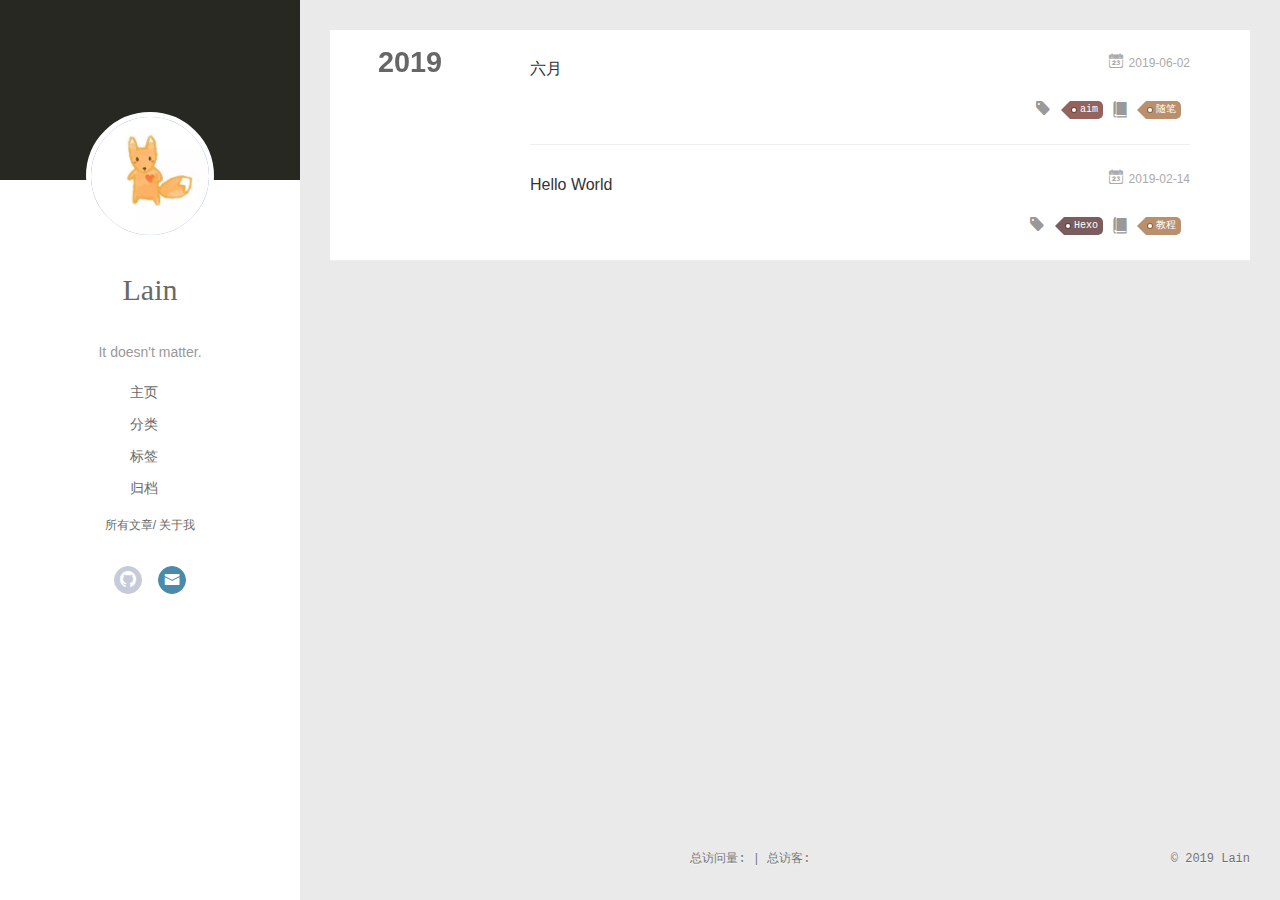
<file: archives/index.html>
<!DOCTYPE html>
<html>
<head><meta name="generator" content="Hexo 3.8.0">
  <meta charset="utf-8">
  
  <meta name="renderer" content="webkit">
  <meta http-equiv="X-UA-Compatible" content="IE=edge">
  <link rel="dns-prefetch" href="https://zhengsaishuo.github.io">
  <title>Archives | Lain&#39;s Blog</title>
  <meta name="viewport" content="width=device-width, initial-scale=1, maximum-scale=1">
  <meta name="description" content="云在青天水在瓶，自然自在保有永久的清明。">
<meta property="og:type" content="website">
<meta property="og:title" content="Lain&#39;s Blog">
<meta property="og:url" content="https://zhengsaishuo.github.io/archives/index.html">
<meta property="og:site_name" content="Lain&#39;s Blog">
<meta property="og:description" content="云在青天水在瓶，自然自在保有永久的清明。">
<meta property="og:locale" content="zh-CN">
<meta name="twitter:card" content="summary">
<meta name="twitter:title" content="Lain&#39;s Blog">
<meta name="twitter:description" content="云在青天水在瓶，自然自在保有永久的清明。">
  
  
    <link rel="icon" href="/img/favicon.png">
  
  <link rel="stylesheet" type="text/css" href="/./main.0cf68a.css">
  <style type="text/css">
  
    #container.show {
      background: linear-gradient(200deg,#a0cfe4,#e8c37e);
    }
  </style>
  

  

</head>
</html>
<body>
  <div id="container" q-class="show:isCtnShow">
    <canvas id="anm-canvas" class="anm-canvas"></canvas>
    <div class="left-col" q-class="show:isShow">
      
<div class="overlay" style="background: #272822"></div>
<div class="intrude-less">
	<header id="header" class="inner">
		<a href="https://zhengsaishuo.github.io" class="profilepic">
			<img src="/img/avatar.jpg" class="js-avatar">
		</a>
		<hgroup>
		  <h1 class="header-author"><a href="https://zhengsaishuo.github.io">Lain</a></h1>
		</hgroup>
		
		<p class="header-subtitle">It doesn&#39;t matter.</p>
		

		<nav class="header-menu">
			<ul>
			
				<li><a href="/">主页</a></li>
	        
				<li><a href="/categories">分类</a></li>
	        
				<li><a href="/tags">标签</a></li>
	        
				<li><a href="/archives">归档</a></li>
	        
			</ul>
		</nav>
		<nav class="header-smart-menu">
    		
    			
    			<a q-on="click: openSlider(e, 'innerArchive')" href="javascript:void(0)">所有文章</a>
    			
            
    			
    			<a q-on="click: openSlider(e, 'aboutme')" href="javascript:void(0)">关于我</a>
    			
            
		</nav>
		<nav class="header-nav">
			<div class="social">
				
					<a class="github" target="_blank" href="https://github.com/zhengsaishuo" title="github"><i class="icon-github"></i></a>
		        
					<a class="mail" target="_blank" href="mailto:591039822@qq.com" title="mail"><i class="icon-mail"></i></a>
		        
			</div>
		</nav>
	</header>		
</div>

    </div>
    <div class="mid-col" q-class="show:isShow,hide:isShow|isFalse">
      
<nav id="mobile-nav">
  	<div class="overlay js-overlay" style="background: #272822"></div>
	<div class="btnctn js-mobile-btnctn">
  		<div class="slider-trigger list" q-on="click: openSlider(e)"><i class="icon icon-sort"></i></div>
	</div>
	<div class="intrude-less">
		<header id="header" class="inner">
			<div class="profilepic">
				<img src="/img/avatar.jpg" class="js-avatar">
			</div>
			<hgroup>
			  <h1 class="header-author js-header-author">Lain</h1>
			</hgroup>
			
			<p class="header-subtitle"><i class="icon icon-quo-left"></i>It doesn&#39;t matter.<i class="icon icon-quo-right"></i></p>
			
			
			
				
			
				
			
				
			
				
			
			
			
			<nav class="header-nav">
				<div class="social">
					
						<a class="github" target="_blank" href="https://github.com/zhengsaishuo" title="github"><i class="icon-github"></i></a>
			        
						<a class="mail" target="_blank" href="mailto:591039822@qq.com" title="mail"><i class="icon-mail"></i></a>
			        
				</div>
			</nav>

			<nav class="header-menu js-header-menu">
				<ul style="width: 70%">
				
				
					<li style="width: 25%"><a href="/">主页</a></li>
		        
					<li style="width: 25%"><a href="/categories">分类</a></li>
		        
					<li style="width: 25%"><a href="/tags">标签</a></li>
		        
					<li style="width: 25%"><a href="/archives">归档</a></li>
		        
				</ul>
			</nav>
		</header>				
	</div>
	<div class="mobile-mask" style="display:none" q-show="isShow"></div>
</nav>

      <div id="wrapper" class="body-wrap">
        <div class="menu-l">
          <div class="canvas-wrap">
            <canvas data-colors="#eaeaea" data-sectionHeight="100" data-contentId="js-content" id="myCanvas1" class="anm-canvas"></canvas>
          </div>
          <div id="js-content" class="content-ll">
            
  
  
    
    
      
      
      <section class="archives-wrap">
        <div class="archive-year-wrap">
          <a href="/archives/2019" class="archive-year">2019</a>
        </div>
        <div class="archives">
    
    <article class="archive-article archive-type-post">
  <div class="archive-article-inner">
    <header class="archive-article-header">
      	<div class="article-meta">
	      	<a href="/2019/06/02/new_start/" class="archive-article-date">
  	<time datetime="2019-06-02T01:42:58.104Z" itemprop="datePublished"><i class="icon-calendar icon"></i>2019-06-02</time>
</a>
        </div>
    	 
  
    <h1 itemprop="name">
      <a class="archive-article-title" href="/2019/06/02/new_start/">六月</a>
    </h1>
  

        <div class="article-info info-on-right">
          
	<div class="article-tag tagcloud">
		<i class="icon-price-tags icon"></i>
		<ul class="article-tag-list">
			 
        		<li class="article-tag-list-item">
        			<a href="javascript:void(0)" class="js-tag article-tag-list-link color4">aim</a>
        		</li>
      		
		</ul>
	</div>

          
	<div class="article-category tagcloud">
		<i class="icon-book icon"></i>
		<ul class="article-tag-list">
			 
        		<li class="article-tag-list-item">
        			<a href="/categories/随笔//" class="article-tag-list-link color3">随笔</a>
        		</li>
      		
		</ul>
	</div>


        </div>
        <div class="clearfix"></div>
    </header>
  </div>
</article>
  
    
    
    <article class="archive-article archive-type-post">
  <div class="archive-article-inner">
    <header class="archive-article-header">
      	<div class="article-meta">
	      	<a href="/2019/02/14/hello-world/" class="archive-article-date">
  	<time datetime="2019-02-14T01:07:43.919Z" itemprop="datePublished"><i class="icon-calendar icon"></i>2019-02-14</time>
</a>
        </div>
    	 
  
    <h1 itemprop="name">
      <a class="archive-article-title" href="/2019/02/14/hello-world/">Hello World</a>
    </h1>
  

        <div class="article-info info-on-right">
          
	<div class="article-tag tagcloud">
		<i class="icon-price-tags icon"></i>
		<ul class="article-tag-list">
			 
        		<li class="article-tag-list-item">
        			<a href="javascript:void(0)" class="js-tag article-tag-list-link color5">Hexo</a>
        		</li>
      		
		</ul>
	</div>

          
	<div class="article-category tagcloud">
		<i class="icon-book icon"></i>
		<ul class="article-tag-list">
			 
        		<li class="article-tag-list-item">
        			<a href="/categories/教程//" class="article-tag-list-link color3">教程</a>
        		</li>
      		
		</ul>
	</div>


        </div>
        <div class="clearfix"></div>
    </header>
  </div>
</article>
  
  
    </div></section>
  

    


          </div>
        </div>
      </div>
      
<footer id="footer">
  <div class="outer">
    <div id="footer-info">
    	<div class="footer-right">
    		&copy; 2019 Lain
    	</div>
      	<!-- <div class="footer-right">
      		<a href="http://hexo.io/" target="_blank">Hexo</a>  Theme <a href="https://github.com/litten/hexo-theme-yilia" target="_blank">Yilia</a> by Litten
				</div> -->
				<div calss="count-span">
					<span id="busuanzi_container_site_pv">
					总访问量: <span id="busuanzi_value_site_pv"></span>|
					</span>
					<span id="busuanzi_container_site_uv">
					总访客: <span id="busuanzi_value_site_uv"></span>
					</span>
			</div>
			<!-- 根据个人喜好在相应位置添加以上代码 -->
			
			<script async src="//busuanzi.ibruce.info/busuanzi/2.3/busuanzi.pure.mini.js"></script>
    </div>
  </div>
</footer>
<!--页面点击小红心-->
<script type="text/javascript" src="/love.js"></script>
    </div>
    <script>
	var yiliaConfig = {
		mathjax: true,
		isHome: false,
		isPost: false,
		isArchive: true,
		isTag: false,
		isCategory: false,
		open_in_new: false,
		toc_hide_index: true,
		root: "/",
		innerArchive: true,
		showTags: true
	}
</script>

<script>!function(t){function n(e){if(r[e])return r[e].exports;var i=r[e]={exports:{},id:e,loaded:!1};return t[e].call(i.exports,i,i.exports,n),i.loaded=!0,i.exports}var r={};n.m=t,n.c=r,n.p="./",n(0)}([function(t,n,r){r(195),t.exports=r(191)},function(t,n,r){var e=r(3),i=r(52),o=r(27),u=r(28),c=r(53),f="prototype",a=function(t,n,r){var s,l,h,v,p=t&a.F,d=t&a.G,y=t&a.S,g=t&a.P,b=t&a.B,m=d?e:y?e[n]||(e[n]={}):(e[n]||{})[f],x=d?i:i[n]||(i[n]={}),w=x[f]||(x[f]={});d&&(r=n);for(s in r)l=!p&&m&&void 0!==m[s],h=(l?m:r)[s],v=b&&l?c(h,e):g&&"function"==typeof h?c(Function.call,h):h,m&&u(m,s,h,t&a.U),x[s]!=h&&o(x,s,v),g&&w[s]!=h&&(w[s]=h)};e.core=i,a.F=1,a.G=2,a.S=4,a.P=8,a.B=16,a.W=32,a.U=64,a.R=128,t.exports=a},function(t,n,r){var e=r(6);t.exports=function(t){if(!e(t))throw TypeError(t+" is not an object!");return t}},function(t,n){var r=t.exports="undefined"!=typeof window&&window.Math==Math?window:"undefined"!=typeof self&&self.Math==Math?self:Function("return this")();"number"==typeof __g&&(__g=r)},function(t,n){t.exports=function(t){try{return!!t()}catch(t){return!0}}},function(t,n){var r=t.exports="undefined"!=typeof window&&window.Math==Math?window:"undefined"!=typeof self&&self.Math==Math?self:Function("return this")();"number"==typeof __g&&(__g=r)},function(t,n){t.exports=function(t){return"object"==typeof t?null!==t:"function"==typeof t}},function(t,n,r){var e=r(126)("wks"),i=r(76),o=r(3).Symbol,u="function"==typeof o;(t.exports=function(t){return e[t]||(e[t]=u&&o[t]||(u?o:i)("Symbol."+t))}).store=e},function(t,n){var r={}.hasOwnProperty;t.exports=function(t,n){return r.call(t,n)}},function(t,n,r){var e=r(94),i=r(33);t.exports=function(t){return e(i(t))}},function(t,n,r){t.exports=!r(4)(function(){return 7!=Object.defineProperty({},"a",{get:function(){return 7}}).a})},function(t,n,r){var e=r(2),i=r(167),o=r(50),u=Object.defineProperty;n.f=r(10)?Object.defineProperty:function(t,n,r){if(e(t),n=o(n,!0),e(r),i)try{return u(t,n,r)}catch(t){}if("get"in r||"set"in r)throw TypeError("Accessors not supported!");return"value"in r&&(t[n]=r.value),t}},function(t,n,r){t.exports=!r(18)(function(){return 7!=Object.defineProperty({},"a",{get:function(){return 7}}).a})},function(t,n,r){var e=r(14),i=r(22);t.exports=r(12)?function(t,n,r){return e.f(t,n,i(1,r))}:function(t,n,r){return t[n]=r,t}},function(t,n,r){var e=r(20),i=r(58),o=r(42),u=Object.defineProperty;n.f=r(12)?Object.defineProperty:function(t,n,r){if(e(t),n=o(n,!0),e(r),i)try{return u(t,n,r)}catch(t){}if("get"in r||"set"in r)throw TypeError("Accessors not supported!");return"value"in r&&(t[n]=r.value),t}},function(t,n,r){var e=r(40)("wks"),i=r(23),o=r(5).Symbol,u="function"==typeof o;(t.exports=function(t){return e[t]||(e[t]=u&&o[t]||(u?o:i)("Symbol."+t))}).store=e},function(t,n,r){var e=r(67),i=Math.min;t.exports=function(t){return t>0?i(e(t),9007199254740991):0}},function(t,n,r){var e=r(46);t.exports=function(t){return Object(e(t))}},function(t,n){t.exports=function(t){try{return!!t()}catch(t){return!0}}},function(t,n,r){var e=r(63),i=r(34);t.exports=Object.keys||function(t){return e(t,i)}},function(t,n,r){var e=r(21);t.exports=function(t){if(!e(t))throw TypeError(t+" is not an object!");return t}},function(t,n){t.exports=function(t){return"object"==typeof t?null!==t:"function"==typeof t}},function(t,n){t.exports=function(t,n){return{enumerable:!(1&t),configurable:!(2&t),writable:!(4&t),value:n}}},function(t,n){var r=0,e=Math.random();t.exports=function(t){return"Symbol(".concat(void 0===t?"":t,")_",(++r+e).toString(36))}},function(t,n){var r={}.hasOwnProperty;t.exports=function(t,n){return r.call(t,n)}},function(t,n){var r=t.exports={version:"2.4.0"};"number"==typeof __e&&(__e=r)},function(t,n){t.exports=function(t){if("function"!=typeof t)throw TypeError(t+" is not a function!");return t}},function(t,n,r){var e=r(11),i=r(66);t.exports=r(10)?function(t,n,r){return e.f(t,n,i(1,r))}:function(t,n,r){return t[n]=r,t}},function(t,n,r){var e=r(3),i=r(27),o=r(24),u=r(76)("src"),c="toString",f=Function[c],a=(""+f).split(c);r(52).inspectSource=function(t){return f.call(t)},(t.exports=function(t,n,r,c){var f="function"==typeof r;f&&(o(r,"name")||i(r,"name",n)),t[n]!==r&&(f&&(o(r,u)||i(r,u,t[n]?""+t[n]:a.join(String(n)))),t===e?t[n]=r:c?t[n]?t[n]=r:i(t,n,r):(delete t[n],i(t,n,r)))})(Function.prototype,c,function(){return"function"==typeof this&&this[u]||f.call(this)})},function(t,n,r){var e=r(1),i=r(4),o=r(46),u=function(t,n,r,e){var i=String(o(t)),u="<"+n;return""!==r&&(u+=" "+r+'="'+String(e).replace(/"/g,"&quot;")+'"'),u+">"+i+"</"+n+">"};t.exports=function(t,n){var r={};r[t]=n(u),e(e.P+e.F*i(function(){var n=""[t]('"');return n!==n.toLowerCase()||n.split('"').length>3}),"String",r)}},function(t,n,r){var e=r(115),i=r(46);t.exports=function(t){return e(i(t))}},function(t,n,r){var e=r(116),i=r(66),o=r(30),u=r(50),c=r(24),f=r(167),a=Object.getOwnPropertyDescriptor;n.f=r(10)?a:function(t,n){if(t=o(t),n=u(n,!0),f)try{return a(t,n)}catch(t){}if(c(t,n))return i(!e.f.call(t,n),t[n])}},function(t,n,r){var e=r(24),i=r(17),o=r(145)("IE_PROTO"),u=Object.prototype;t.exports=Object.getPrototypeOf||function(t){return t=i(t),e(t,o)?t[o]:"function"==typeof t.constructor&&t instanceof t.constructor?t.constructor.prototype:t instanceof Object?u:null}},function(t,n){t.exports=function(t){if(void 0==t)throw TypeError("Can't call method on  "+t);return t}},function(t,n){t.exports="constructor,hasOwnProperty,isPrototypeOf,propertyIsEnumerable,toLocaleString,toString,valueOf".split(",")},function(t,n){t.exports={}},function(t,n){t.exports=!0},function(t,n){n.f={}.propertyIsEnumerable},function(t,n,r){var e=r(14).f,i=r(8),o=r(15)("toStringTag");t.exports=function(t,n,r){t&&!i(t=r?t:t.prototype,o)&&e(t,o,{configurable:!0,value:n})}},function(t,n,r){var e=r(40)("keys"),i=r(23);t.exports=function(t){return e[t]||(e[t]=i(t))}},function(t,n,r){var e=r(5),i="__core-js_shared__",o=e[i]||(e[i]={});t.exports=function(t){return o[t]||(o[t]={})}},function(t,n){var r=Math.ceil,e=Math.floor;t.exports=function(t){return isNaN(t=+t)?0:(t>0?e:r)(t)}},function(t,n,r){var e=r(21);t.exports=function(t,n){if(!e(t))return t;var r,i;if(n&&"function"==typeof(r=t.toString)&&!e(i=r.call(t)))return i;if("function"==typeof(r=t.valueOf)&&!e(i=r.call(t)))return i;if(!n&&"function"==typeof(r=t.toString)&&!e(i=r.call(t)))return i;throw TypeError("Can't convert object to primitive value")}},function(t,n,r){var e=r(5),i=r(25),o=r(36),u=r(44),c=r(14).f;t.exports=function(t){var n=i.Symbol||(i.Symbol=o?{}:e.Symbol||{});"_"==t.charAt(0)||t in n||c(n,t,{value:u.f(t)})}},function(t,n,r){n.f=r(15)},function(t,n){var r={}.toString;t.exports=function(t){return r.call(t).slice(8,-1)}},function(t,n){t.exports=function(t){if(void 0==t)throw TypeError("Can't call method on  "+t);return t}},function(t,n,r){var e=r(4);t.exports=function(t,n){return!!t&&e(function(){n?t.call(null,function(){},1):t.call(null)})}},function(t,n,r){var e=r(53),i=r(115),o=r(17),u=r(16),c=r(203);t.exports=function(t,n){var r=1==t,f=2==t,a=3==t,s=4==t,l=6==t,h=5==t||l,v=n||c;return function(n,c,p){for(var d,y,g=o(n),b=i(g),m=e(c,p,3),x=u(b.length),w=0,S=r?v(n,x):f?v(n,0):void 0;x>w;w++)if((h||w in b)&&(d=b[w],y=m(d,w,g),t))if(r)S[w]=y;else if(y)switch(t){case 3:return!0;case 5:return d;case 6:return w;case 2:S.push(d)}else if(s)return!1;return l?-1:a||s?s:S}}},function(t,n,r){var e=r(1),i=r(52),o=r(4);t.exports=function(t,n){var r=(i.Object||{})[t]||Object[t],u={};u[t]=n(r),e(e.S+e.F*o(function(){r(1)}),"Object",u)}},function(t,n,r){var e=r(6);t.exports=function(t,n){if(!e(t))return t;var r,i;if(n&&"function"==typeof(r=t.toString)&&!e(i=r.call(t)))return i;if("function"==typeof(r=t.valueOf)&&!e(i=r.call(t)))return i;if(!n&&"function"==typeof(r=t.toString)&&!e(i=r.call(t)))return i;throw TypeError("Can't convert object to primitive value")}},function(t,n,r){var e=r(5),i=r(25),o=r(91),u=r(13),c="prototype",f=function(t,n,r){var a,s,l,h=t&f.F,v=t&f.G,p=t&f.S,d=t&f.P,y=t&f.B,g=t&f.W,b=v?i:i[n]||(i[n]={}),m=b[c],x=v?e:p?e[n]:(e[n]||{})[c];v&&(r=n);for(a in r)(s=!h&&x&&void 0!==x[a])&&a in b||(l=s?x[a]:r[a],b[a]=v&&"function"!=typeof x[a]?r[a]:y&&s?o(l,e):g&&x[a]==l?function(t){var n=function(n,r,e){if(this instanceof t){switch(arguments.length){case 0:return new t;case 1:return new t(n);case 2:return new t(n,r)}return new t(n,r,e)}return t.apply(this,arguments)};return n[c]=t[c],n}(l):d&&"function"==typeof l?o(Function.call,l):l,d&&((b.virtual||(b.virtual={}))[a]=l,t&f.R&&m&&!m[a]&&u(m,a,l)))};f.F=1,f.G=2,f.S=4,f.P=8,f.B=16,f.W=32,f.U=64,f.R=128,t.exports=f},function(t,n){var r=t.exports={version:"2.4.0"};"number"==typeof __e&&(__e=r)},function(t,n,r){var e=r(26);t.exports=function(t,n,r){if(e(t),void 0===n)return t;switch(r){case 1:return function(r){return t.call(n,r)};case 2:return function(r,e){return t.call(n,r,e)};case 3:return function(r,e,i){return t.call(n,r,e,i)}}return function(){return t.apply(n,arguments)}}},function(t,n,r){var e=r(183),i=r(1),o=r(126)("metadata"),u=o.store||(o.store=new(r(186))),c=function(t,n,r){var i=u.get(t);if(!i){if(!r)return;u.set(t,i=new e)}var o=i.get(n);if(!o){if(!r)return;i.set(n,o=new e)}return o},f=function(t,n,r){var e=c(n,r,!1);return void 0!==e&&e.has(t)},a=function(t,n,r){var e=c(n,r,!1);return void 0===e?void 0:e.get(t)},s=function(t,n,r,e){c(r,e,!0).set(t,n)},l=function(t,n){var r=c(t,n,!1),e=[];return r&&r.forEach(function(t,n){e.push(n)}),e},h=function(t){return void 0===t||"symbol"==typeof t?t:String(t)},v=function(t){i(i.S,"Reflect",t)};t.exports={store:u,map:c,has:f,get:a,set:s,keys:l,key:h,exp:v}},function(t,n,r){"use strict";if(r(10)){var e=r(69),i=r(3),o=r(4),u=r(1),c=r(127),f=r(152),a=r(53),s=r(68),l=r(66),h=r(27),v=r(73),p=r(67),d=r(16),y=r(75),g=r(50),b=r(24),m=r(180),x=r(114),w=r(6),S=r(17),_=r(137),O=r(70),E=r(32),P=r(71).f,j=r(154),F=r(76),M=r(7),A=r(48),N=r(117),T=r(146),I=r(155),k=r(80),L=r(123),R=r(74),C=r(130),D=r(160),U=r(11),W=r(31),G=U.f,B=W.f,V=i.RangeError,z=i.TypeError,q=i.Uint8Array,K="ArrayBuffer",J="Shared"+K,Y="BYTES_PER_ELEMENT",H="prototype",$=Array[H],X=f.ArrayBuffer,Q=f.DataView,Z=A(0),tt=A(2),nt=A(3),rt=A(4),et=A(5),it=A(6),ot=N(!0),ut=N(!1),ct=I.values,ft=I.keys,at=I.entries,st=$.lastIndexOf,lt=$.reduce,ht=$.reduceRight,vt=$.join,pt=$.sort,dt=$.slice,yt=$.toString,gt=$.toLocaleString,bt=M("iterator"),mt=M("toStringTag"),xt=F("typed_constructor"),wt=F("def_constructor"),St=c.CONSTR,_t=c.TYPED,Ot=c.VIEW,Et="Wrong length!",Pt=A(1,function(t,n){return Tt(T(t,t[wt]),n)}),jt=o(function(){return 1===new q(new Uint16Array([1]).buffer)[0]}),Ft=!!q&&!!q[H].set&&o(function(){new q(1).set({})}),Mt=function(t,n){if(void 0===t)throw z(Et);var r=+t,e=d(t);if(n&&!m(r,e))throw V(Et);return e},At=function(t,n){var r=p(t);if(r<0||r%n)throw V("Wrong offset!");return r},Nt=function(t){if(w(t)&&_t in t)return t;throw z(t+" is not a typed array!")},Tt=function(t,n){if(!(w(t)&&xt in t))throw z("It is not a typed array constructor!");return new t(n)},It=function(t,n){return kt(T(t,t[wt]),n)},kt=function(t,n){for(var r=0,e=n.length,i=Tt(t,e);e>r;)i[r]=n[r++];return i},Lt=function(t,n,r){G(t,n,{get:function(){return this._d[r]}})},Rt=function(t){var n,r,e,i,o,u,c=S(t),f=arguments.length,s=f>1?arguments[1]:void 0,l=void 0!==s,h=j(c);if(void 0!=h&&!_(h)){for(u=h.call(c),e=[],n=0;!(o=u.next()).done;n++)e.push(o.value);c=e}for(l&&f>2&&(s=a(s,arguments[2],2)),n=0,r=d(c.length),i=Tt(this,r);r>n;n++)i[n]=l?s(c[n],n):c[n];return i},Ct=function(){for(var t=0,n=arguments.length,r=Tt(this,n);n>t;)r[t]=arguments[t++];return r},Dt=!!q&&o(function(){gt.call(new q(1))}),Ut=function(){return gt.apply(Dt?dt.call(Nt(this)):Nt(this),arguments)},Wt={copyWithin:function(t,n){return D.call(Nt(this),t,n,arguments.length>2?arguments[2]:void 0)},every:function(t){return rt(Nt(this),t,arguments.length>1?arguments[1]:void 0)},fill:function(t){return C.apply(Nt(this),arguments)},filter:function(t){return It(this,tt(Nt(this),t,arguments.length>1?arguments[1]:void 0))},find:function(t){return et(Nt(this),t,arguments.length>1?arguments[1]:void 0)},findIndex:function(t){return it(Nt(this),t,arguments.length>1?arguments[1]:void 0)},forEach:function(t){Z(Nt(this),t,arguments.length>1?arguments[1]:void 0)},indexOf:function(t){return ut(Nt(this),t,arguments.length>1?arguments[1]:void 0)},includes:function(t){return ot(Nt(this),t,arguments.length>1?arguments[1]:void 0)},join:function(t){return vt.apply(Nt(this),arguments)},lastIndexOf:function(t){return st.apply(Nt(this),arguments)},map:function(t){return Pt(Nt(this),t,arguments.length>1?arguments[1]:void 0)},reduce:function(t){return lt.apply(Nt(this),arguments)},reduceRight:function(t){return ht.apply(Nt(this),arguments)},reverse:function(){for(var t,n=this,r=Nt(n).length,e=Math.floor(r/2),i=0;i<e;)t=n[i],n[i++]=n[--r],n[r]=t;return n},some:function(t){return nt(Nt(this),t,arguments.length>1?arguments[1]:void 0)},sort:function(t){return pt.call(Nt(this),t)},subarray:function(t,n){var r=Nt(this),e=r.length,i=y(t,e);return new(T(r,r[wt]))(r.buffer,r.byteOffset+i*r.BYTES_PER_ELEMENT,d((void 0===n?e:y(n,e))-i))}},Gt=function(t,n){return It(this,dt.call(Nt(this),t,n))},Bt=function(t){Nt(this);var n=At(arguments[1],1),r=this.length,e=S(t),i=d(e.length),o=0;if(i+n>r)throw V(Et);for(;o<i;)this[n+o]=e[o++]},Vt={entries:function(){return at.call(Nt(this))},keys:function(){return ft.call(Nt(this))},values:function(){return ct.call(Nt(this))}},zt=function(t,n){return w(t)&&t[_t]&&"symbol"!=typeof n&&n in t&&String(+n)==String(n)},qt=function(t,n){return zt(t,n=g(n,!0))?l(2,t[n]):B(t,n)},Kt=function(t,n,r){return!(zt(t,n=g(n,!0))&&w(r)&&b(r,"value"))||b(r,"get")||b(r,"set")||r.configurable||b(r,"writable")&&!r.writable||b(r,"enumerable")&&!r.enumerable?G(t,n,r):(t[n]=r.value,t)};St||(W.f=qt,U.f=Kt),u(u.S+u.F*!St,"Object",{getOwnPropertyDescriptor:qt,defineProperty:Kt}),o(function(){yt.call({})})&&(yt=gt=function(){return vt.call(this)});var Jt=v({},Wt);v(Jt,Vt),h(Jt,bt,Vt.values),v(Jt,{slice:Gt,set:Bt,constructor:function(){},toString:yt,toLocaleString:Ut}),Lt(Jt,"buffer","b"),Lt(Jt,"byteOffset","o"),Lt(Jt,"byteLength","l"),Lt(Jt,"length","e"),G(Jt,mt,{get:function(){return this[_t]}}),t.exports=function(t,n,r,f){f=!!f;var a=t+(f?"Clamped":"")+"Array",l="Uint8Array"!=a,v="get"+t,p="set"+t,y=i[a],g=y||{},b=y&&E(y),m=!y||!c.ABV,S={},_=y&&y[H],j=function(t,r){var e=t._d;return e.v[v](r*n+e.o,jt)},F=function(t,r,e){var i=t._d;f&&(e=(e=Math.round(e))<0?0:e>255?255:255&e),i.v[p](r*n+i.o,e,jt)},M=function(t,n){G(t,n,{get:function(){return j(this,n)},set:function(t){return F(this,n,t)},enumerable:!0})};m?(y=r(function(t,r,e,i){s(t,y,a,"_d");var o,u,c,f,l=0,v=0;if(w(r)){if(!(r instanceof X||(f=x(r))==K||f==J))return _t in r?kt(y,r):Rt.call(y,r);o=r,v=At(e,n);var p=r.byteLength;if(void 0===i){if(p%n)throw V(Et);if((u=p-v)<0)throw V(Et)}else if((u=d(i)*n)+v>p)throw V(Et);c=u/n}else c=Mt(r,!0),u=c*n,o=new X(u);for(h(t,"_d",{b:o,o:v,l:u,e:c,v:new Q(o)});l<c;)M(t,l++)}),_=y[H]=O(Jt),h(_,"constructor",y)):L(function(t){new y(null),new y(t)},!0)||(y=r(function(t,r,e,i){s(t,y,a);var o;return w(r)?r instanceof X||(o=x(r))==K||o==J?void 0!==i?new g(r,At(e,n),i):void 0!==e?new g(r,At(e,n)):new g(r):_t in r?kt(y,r):Rt.call(y,r):new g(Mt(r,l))}),Z(b!==Function.prototype?P(g).concat(P(b)):P(g),function(t){t in y||h(y,t,g[t])}),y[H]=_,e||(_.constructor=y));var A=_[bt],N=!!A&&("values"==A.name||void 0==A.name),T=Vt.values;h(y,xt,!0),h(_,_t,a),h(_,Ot,!0),h(_,wt,y),(f?new y(1)[mt]==a:mt in _)||G(_,mt,{get:function(){return a}}),S[a]=y,u(u.G+u.W+u.F*(y!=g),S),u(u.S,a,{BYTES_PER_ELEMENT:n,from:Rt,of:Ct}),Y in _||h(_,Y,n),u(u.P,a,Wt),R(a),u(u.P+u.F*Ft,a,{set:Bt}),u(u.P+u.F*!N,a,Vt),u(u.P+u.F*(_.toString!=yt),a,{toString:yt}),u(u.P+u.F*o(function(){new y(1).slice()}),a,{slice:Gt}),u(u.P+u.F*(o(function(){return[1,2].toLocaleString()!=new y([1,2]).toLocaleString()})||!o(function(){_.toLocaleString.call([1,2])})),a,{toLocaleString:Ut}),k[a]=N?A:T,e||N||h(_,bt,T)}}else t.exports=function(){}},function(t,n){var r={}.toString;t.exports=function(t){return r.call(t).slice(8,-1)}},function(t,n,r){var e=r(21),i=r(5).document,o=e(i)&&e(i.createElement);t.exports=function(t){return o?i.createElement(t):{}}},function(t,n,r){t.exports=!r(12)&&!r(18)(function(){return 7!=Object.defineProperty(r(57)("div"),"a",{get:function(){return 7}}).a})},function(t,n,r){"use strict";var e=r(36),i=r(51),o=r(64),u=r(13),c=r(8),f=r(35),a=r(96),s=r(38),l=r(103),h=r(15)("iterator"),v=!([].keys&&"next"in[].keys()),p="keys",d="values",y=function(){return this};t.exports=function(t,n,r,g,b,m,x){a(r,n,g);var w,S,_,O=function(t){if(!v&&t in F)return F[t];switch(t){case p:case d:return function(){return new r(this,t)}}return function(){return new r(this,t)}},E=n+" Iterator",P=b==d,j=!1,F=t.prototype,M=F[h]||F["@@iterator"]||b&&F[b],A=M||O(b),N=b?P?O("entries"):A:void 0,T="Array"==n?F.entries||M:M;if(T&&(_=l(T.call(new t)))!==Object.prototype&&(s(_,E,!0),e||c(_,h)||u(_,h,y)),P&&M&&M.name!==d&&(j=!0,A=function(){return M.call(this)}),e&&!x||!v&&!j&&F[h]||u(F,h,A),f[n]=A,f[E]=y,b)if(w={values:P?A:O(d),keys:m?A:O(p),entries:N},x)for(S in w)S in F||o(F,S,w[S]);else i(i.P+i.F*(v||j),n,w);return w}},function(t,n,r){var e=r(20),i=r(100),o=r(34),u=r(39)("IE_PROTO"),c=function(){},f="prototype",a=function(){var t,n=r(57)("iframe"),e=o.length;for(n.style.display="none",r(93).appendChild(n),n.src="javascript:",t=n.contentWindow.document,t.open(),t.write("<script>document.F=Object<\/script>"),t.close(),a=t.F;e--;)delete a[f][o[e]];return a()};t.exports=Object.create||function(t,n){var r;return null!==t?(c[f]=e(t),r=new c,c[f]=null,r[u]=t):r=a(),void 0===n?r:i(r,n)}},function(t,n,r){var e=r(63),i=r(34).concat("length","prototype");n.f=Object.getOwnPropertyNames||function(t){return e(t,i)}},function(t,n){n.f=Object.getOwnPropertySymbols},function(t,n,r){var e=r(8),i=r(9),o=r(90)(!1),u=r(39)("IE_PROTO");t.exports=function(t,n){var r,c=i(t),f=0,a=[];for(r in c)r!=u&&e(c,r)&&a.push(r);for(;n.length>f;)e(c,r=n[f++])&&(~o(a,r)||a.push(r));return a}},function(t,n,r){t.exports=r(13)},function(t,n,r){var e=r(76)("meta"),i=r(6),o=r(24),u=r(11).f,c=0,f=Object.isExtensible||function(){return!0},a=!r(4)(function(){return f(Object.preventExtensions({}))}),s=function(t){u(t,e,{value:{i:"O"+ ++c,w:{}}})},l=function(t,n){if(!i(t))return"symbol"==typeof t?t:("string"==typeof t?"S":"P")+t;if(!o(t,e)){if(!f(t))return"F";if(!n)return"E";s(t)}return t[e].i},h=function(t,n){if(!o(t,e)){if(!f(t))return!0;if(!n)return!1;s(t)}return t[e].w},v=function(t){return a&&p.NEED&&f(t)&&!o(t,e)&&s(t),t},p=t.exports={KEY:e,NEED:!1,fastKey:l,getWeak:h,onFreeze:v}},function(t,n){t.exports=function(t,n){return{enumerable:!(1&t),configurable:!(2&t),writable:!(4&t),value:n}}},function(t,n){var r=Math.ceil,e=Math.floor;t.exports=function(t){return isNaN(t=+t)?0:(t>0?e:r)(t)}},function(t,n){t.exports=function(t,n,r,e){if(!(t instanceof n)||void 0!==e&&e in t)throw TypeError(r+": incorrect invocation!");return t}},function(t,n){t.exports=!1},function(t,n,r){var e=r(2),i=r(173),o=r(133),u=r(145)("IE_PROTO"),c=function(){},f="prototype",a=function(){var t,n=r(132)("iframe"),e=o.length;for(n.style.display="none",r(135).appendChild(n),n.src="javascript:",t=n.contentWindow.document,t.open(),t.write("<script>document.F=Object<\/script>"),t.close(),a=t.F;e--;)delete a[f][o[e]];return a()};t.exports=Object.create||function(t,n){var r;return null!==t?(c[f]=e(t),r=new c,c[f]=null,r[u]=t):r=a(),void 0===n?r:i(r,n)}},function(t,n,r){var e=r(175),i=r(133).concat("length","prototype");n.f=Object.getOwnPropertyNames||function(t){return e(t,i)}},function(t,n,r){var e=r(175),i=r(133);t.exports=Object.keys||function(t){return e(t,i)}},function(t,n,r){var e=r(28);t.exports=function(t,n,r){for(var i in n)e(t,i,n[i],r);return t}},function(t,n,r){"use strict";var e=r(3),i=r(11),o=r(10),u=r(7)("species");t.exports=function(t){var n=e[t];o&&n&&!n[u]&&i.f(n,u,{configurable:!0,get:function(){return this}})}},function(t,n,r){var e=r(67),i=Math.max,o=Math.min;t.exports=function(t,n){return t=e(t),t<0?i(t+n,0):o(t,n)}},function(t,n){var r=0,e=Math.random();t.exports=function(t){return"Symbol(".concat(void 0===t?"":t,")_",(++r+e).toString(36))}},function(t,n,r){var e=r(33);t.exports=function(t){return Object(e(t))}},function(t,n,r){var e=r(7)("unscopables"),i=Array.prototype;void 0==i[e]&&r(27)(i,e,{}),t.exports=function(t){i[e][t]=!0}},function(t,n,r){var e=r(53),i=r(169),o=r(137),u=r(2),c=r(16),f=r(154),a={},s={},n=t.exports=function(t,n,r,l,h){var v,p,d,y,g=h?function(){return t}:f(t),b=e(r,l,n?2:1),m=0;if("function"!=typeof g)throw TypeError(t+" is not iterable!");if(o(g)){for(v=c(t.length);v>m;m++)if((y=n?b(u(p=t[m])[0],p[1]):b(t[m]))===a||y===s)return y}else for(d=g.call(t);!(p=d.next()).done;)if((y=i(d,b,p.value,n))===a||y===s)return y};n.BREAK=a,n.RETURN=s},function(t,n){t.exports={}},function(t,n,r){var e=r(11).f,i=r(24),o=r(7)("toStringTag");t.exports=function(t,n,r){t&&!i(t=r?t:t.prototype,o)&&e(t,o,{configurable:!0,value:n})}},function(t,n,r){var e=r(1),i=r(46),o=r(4),u=r(150),c="["+u+"]",f="​",a=RegExp("^"+c+c+"*"),s=RegExp(c+c+"*$"),l=function(t,n,r){var i={},c=o(function(){return!!u[t]()||f[t]()!=f}),a=i[t]=c?n(h):u[t];r&&(i[r]=a),e(e.P+e.F*c,"String",i)},h=l.trim=function(t,n){return t=String(i(t)),1&n&&(t=t.replace(a,"")),2&n&&(t=t.replace(s,"")),t};t.exports=l},function(t,n,r){t.exports={default:r(86),__esModule:!0}},function(t,n,r){t.exports={default:r(87),__esModule:!0}},function(t,n,r){"use strict";function e(t){return t&&t.__esModule?t:{default:t}}n.__esModule=!0;var i=r(84),o=e(i),u=r(83),c=e(u),f="function"==typeof c.default&&"symbol"==typeof o.default?function(t){return typeof t}:function(t){return t&&"function"==typeof c.default&&t.constructor===c.default&&t!==c.default.prototype?"symbol":typeof t};n.default="function"==typeof c.default&&"symbol"===f(o.default)?function(t){return void 0===t?"undefined":f(t)}:function(t){return t&&"function"==typeof c.default&&t.constructor===c.default&&t!==c.default.prototype?"symbol":void 0===t?"undefined":f(t)}},function(t,n,r){r(110),r(108),r(111),r(112),t.exports=r(25).Symbol},function(t,n,r){r(109),r(113),t.exports=r(44).f("iterator")},function(t,n){t.exports=function(t){if("function"!=typeof t)throw TypeError(t+" is not a function!");return t}},function(t,n){t.exports=function(){}},function(t,n,r){var e=r(9),i=r(106),o=r(105);t.exports=function(t){return function(n,r,u){var c,f=e(n),a=i(f.length),s=o(u,a);if(t&&r!=r){for(;a>s;)if((c=f[s++])!=c)return!0}else for(;a>s;s++)if((t||s in f)&&f[s]===r)return t||s||0;return!t&&-1}}},function(t,n,r){var e=r(88);t.exports=function(t,n,r){if(e(t),void 0===n)return t;switch(r){case 1:return function(r){return t.call(n,r)};case 2:return function(r,e){return t.call(n,r,e)};case 3:return function(r,e,i){return t.call(n,r,e,i)}}return function(){return t.apply(n,arguments)}}},function(t,n,r){var e=r(19),i=r(62),o=r(37);t.exports=function(t){var n=e(t),r=i.f;if(r)for(var u,c=r(t),f=o.f,a=0;c.length>a;)f.call(t,u=c[a++])&&n.push(u);return n}},function(t,n,r){t.exports=r(5).document&&document.documentElement},function(t,n,r){var e=r(56);t.exports=Object("z").propertyIsEnumerable(0)?Object:function(t){return"String"==e(t)?t.split(""):Object(t)}},function(t,n,r){var e=r(56);t.exports=Array.isArray||function(t){return"Array"==e(t)}},function(t,n,r){"use strict";var e=r(60),i=r(22),o=r(38),u={};r(13)(u,r(15)("iterator"),function(){return this}),t.exports=function(t,n,r){t.prototype=e(u,{next:i(1,r)}),o(t,n+" Iterator")}},function(t,n){t.exports=function(t,n){return{value:n,done:!!t}}},function(t,n,r){var e=r(19),i=r(9);t.exports=function(t,n){for(var r,o=i(t),u=e(o),c=u.length,f=0;c>f;)if(o[r=u[f++]]===n)return r}},function(t,n,r){var e=r(23)("meta"),i=r(21),o=r(8),u=r(14).f,c=0,f=Object.isExtensible||function(){return!0},a=!r(18)(function(){return f(Object.preventExtensions({}))}),s=function(t){u(t,e,{value:{i:"O"+ ++c,w:{}}})},l=function(t,n){if(!i(t))return"symbol"==typeof t?t:("string"==typeof t?"S":"P")+t;if(!o(t,e)){if(!f(t))return"F";if(!n)return"E";s(t)}return t[e].i},h=function(t,n){if(!o(t,e)){if(!f(t))return!0;if(!n)return!1;s(t)}return t[e].w},v=function(t){return a&&p.NEED&&f(t)&&!o(t,e)&&s(t),t},p=t.exports={KEY:e,NEED:!1,fastKey:l,getWeak:h,onFreeze:v}},function(t,n,r){var e=r(14),i=r(20),o=r(19);t.exports=r(12)?Object.defineProperties:function(t,n){i(t);for(var r,u=o(n),c=u.length,f=0;c>f;)e.f(t,r=u[f++],n[r]);return t}},function(t,n,r){var e=r(37),i=r(22),o=r(9),u=r(42),c=r(8),f=r(58),a=Object.getOwnPropertyDescriptor;n.f=r(12)?a:function(t,n){if(t=o(t),n=u(n,!0),f)try{return a(t,n)}catch(t){}if(c(t,n))return i(!e.f.call(t,n),t[n])}},function(t,n,r){var e=r(9),i=r(61).f,o={}.toString,u="object"==typeof window&&window&&Object.getOwnPropertyNames?Object.getOwnPropertyNames(window):[],c=function(t){try{return i(t)}catch(t){return u.slice()}};t.exports.f=function(t){return u&&"[object Window]"==o.call(t)?c(t):i(e(t))}},function(t,n,r){var e=r(8),i=r(77),o=r(39)("IE_PROTO"),u=Object.prototype;t.exports=Object.getPrototypeOf||function(t){return t=i(t),e(t,o)?t[o]:"function"==typeof t.constructor&&t instanceof t.constructor?t.constructor.prototype:t instanceof Object?u:null}},function(t,n,r){var e=r(41),i=r(33);t.exports=function(t){return function(n,r){var o,u,c=String(i(n)),f=e(r),a=c.length;return f<0||f>=a?t?"":void 0:(o=c.charCodeAt(f),o<55296||o>56319||f+1===a||(u=c.charCodeAt(f+1))<56320||u>57343?t?c.charAt(f):o:t?c.slice(f,f+2):u-56320+(o-55296<<10)+65536)}}},function(t,n,r){var e=r(41),i=Math.max,o=Math.min;t.exports=function(t,n){return t=e(t),t<0?i(t+n,0):o(t,n)}},function(t,n,r){var e=r(41),i=Math.min;t.exports=function(t){return t>0?i(e(t),9007199254740991):0}},function(t,n,r){"use strict";var e=r(89),i=r(97),o=r(35),u=r(9);t.exports=r(59)(Array,"Array",function(t,n){this._t=u(t),this._i=0,this._k=n},function(){var t=this._t,n=this._k,r=this._i++;return!t||r>=t.length?(this._t=void 0,i(1)):"keys"==n?i(0,r):"values"==n?i(0,t[r]):i(0,[r,t[r]])},"values"),o.Arguments=o.Array,e("keys"),e("values"),e("entries")},function(t,n){},function(t,n,r){"use strict";var e=r(104)(!0);r(59)(String,"String",function(t){this._t=String(t),this._i=0},function(){var t,n=this._t,r=this._i;return r>=n.length?{value:void 0,done:!0}:(t=e(n,r),this._i+=t.length,{value:t,done:!1})})},function(t,n,r){"use strict";var e=r(5),i=r(8),o=r(12),u=r(51),c=r(64),f=r(99).KEY,a=r(18),s=r(40),l=r(38),h=r(23),v=r(15),p=r(44),d=r(43),y=r(98),g=r(92),b=r(95),m=r(20),x=r(9),w=r(42),S=r(22),_=r(60),O=r(102),E=r(101),P=r(14),j=r(19),F=E.f,M=P.f,A=O.f,N=e.Symbol,T=e.JSON,I=T&&T.stringify,k="prototype",L=v("_hidden"),R=v("toPrimitive"),C={}.propertyIsEnumerable,D=s("symbol-registry"),U=s("symbols"),W=s("op-symbols"),G=Object[k],B="function"==typeof N,V=e.QObject,z=!V||!V[k]||!V[k].findChild,q=o&&a(function(){return 7!=_(M({},"a",{get:function(){return M(this,"a",{value:7}).a}})).a})?function(t,n,r){var e=F(G,n);e&&delete G[n],M(t,n,r),e&&t!==G&&M(G,n,e)}:M,K=function(t){var n=U[t]=_(N[k]);return n._k=t,n},J=B&&"symbol"==typeof N.iterator?function(t){return"symbol"==typeof t}:function(t){return t instanceof N},Y=function(t,n,r){return t===G&&Y(W,n,r),m(t),n=w(n,!0),m(r),i(U,n)?(r.enumerable?(i(t,L)&&t[L][n]&&(t[L][n]=!1),r=_(r,{enumerable:S(0,!1)})):(i(t,L)||M(t,L,S(1,{})),t[L][n]=!0),q(t,n,r)):M(t,n,r)},H=function(t,n){m(t);for(var r,e=g(n=x(n)),i=0,o=e.length;o>i;)Y(t,r=e[i++],n[r]);return t},$=function(t,n){return void 0===n?_(t):H(_(t),n)},X=function(t){var n=C.call(this,t=w(t,!0));return!(this===G&&i(U,t)&&!i(W,t))&&(!(n||!i(this,t)||!i(U,t)||i(this,L)&&this[L][t])||n)},Q=function(t,n){if(t=x(t),n=w(n,!0),t!==G||!i(U,n)||i(W,n)){var r=F(t,n);return!r||!i(U,n)||i(t,L)&&t[L][n]||(r.enumerable=!0),r}},Z=function(t){for(var n,r=A(x(t)),e=[],o=0;r.length>o;)i(U,n=r[o++])||n==L||n==f||e.push(n);return e},tt=function(t){for(var n,r=t===G,e=A(r?W:x(t)),o=[],u=0;e.length>u;)!i(U,n=e[u++])||r&&!i(G,n)||o.push(U[n]);return o};B||(N=function(){if(this instanceof N)throw TypeError("Symbol is not a constructor!");var t=h(arguments.length>0?arguments[0]:void 0),n=function(r){this===G&&n.call(W,r),i(this,L)&&i(this[L],t)&&(this[L][t]=!1),q(this,t,S(1,r))};return o&&z&&q(G,t,{configurable:!0,set:n}),K(t)},c(N[k],"toString",function(){return this._k}),E.f=Q,P.f=Y,r(61).f=O.f=Z,r(37).f=X,r(62).f=tt,o&&!r(36)&&c(G,"propertyIsEnumerable",X,!0),p.f=function(t){return K(v(t))}),u(u.G+u.W+u.F*!B,{Symbol:N});for(var nt="hasInstance,isConcatSpreadable,iterator,match,replace,search,species,split,toPrimitive,toStringTag,unscopables".split(","),rt=0;nt.length>rt;)v(nt[rt++]);for(var nt=j(v.store),rt=0;nt.length>rt;)d(nt[rt++]);u(u.S+u.F*!B,"Symbol",{for:function(t){return i(D,t+="")?D[t]:D[t]=N(t)},keyFor:function(t){if(J(t))return y(D,t);throw TypeError(t+" is not a symbol!")},useSetter:function(){z=!0},useSimple:function(){z=!1}}),u(u.S+u.F*!B,"Object",{create:$,defineProperty:Y,defineProperties:H,getOwnPropertyDescriptor:Q,getOwnPropertyNames:Z,getOwnPropertySymbols:tt}),T&&u(u.S+u.F*(!B||a(function(){var t=N();return"[null]"!=I([t])||"{}"!=I({a:t})||"{}"!=I(Object(t))})),"JSON",{stringify:function(t){if(void 0!==t&&!J(t)){for(var n,r,e=[t],i=1;arguments.length>i;)e.push(arguments[i++]);return n=e[1],"function"==typeof n&&(r=n),!r&&b(n)||(n=function(t,n){if(r&&(n=r.call(this,t,n)),!J(n))return n}),e[1]=n,I.apply(T,e)}}}),N[k][R]||r(13)(N[k],R,N[k].valueOf),l(N,"Symbol"),l(Math,"Math",!0),l(e.JSON,"JSON",!0)},function(t,n,r){r(43)("asyncIterator")},function(t,n,r){r(43)("observable")},function(t,n,r){r(107);for(var e=r(5),i=r(13),o=r(35),u=r(15)("toStringTag"),c=["NodeList","DOMTokenList","MediaList","StyleSheetList","CSSRuleList"],f=0;f<5;f++){var a=c[f],s=e[a],l=s&&s.prototype;l&&!l[u]&&i(l,u,a),o[a]=o.Array}},function(t,n,r){var e=r(45),i=r(7)("toStringTag"),o="Arguments"==e(function(){return arguments}()),u=function(t,n){try{return t[n]}catch(t){}};t.exports=function(t){var n,r,c;return void 0===t?"Undefined":null===t?"Null":"string"==typeof(r=u(n=Object(t),i))?r:o?e(n):"Object"==(c=e(n))&&"function"==typeof n.callee?"Arguments":c}},function(t,n,r){var e=r(45);t.exports=Object("z").propertyIsEnumerable(0)?Object:function(t){return"String"==e(t)?t.split(""):Object(t)}},function(t,n){n.f={}.propertyIsEnumerable},function(t,n,r){var e=r(30),i=r(16),o=r(75);t.exports=function(t){return function(n,r,u){var c,f=e(n),a=i(f.length),s=o(u,a);if(t&&r!=r){for(;a>s;)if((c=f[s++])!=c)return!0}else for(;a>s;s++)if((t||s in f)&&f[s]===r)return t||s||0;return!t&&-1}}},function(t,n,r){"use strict";var e=r(3),i=r(1),o=r(28),u=r(73),c=r(65),f=r(79),a=r(68),s=r(6),l=r(4),h=r(123),v=r(81),p=r(136);t.exports=function(t,n,r,d,y,g){var b=e[t],m=b,x=y?"set":"add",w=m&&m.prototype,S={},_=function(t){var n=w[t];o(w,t,"delete"==t?function(t){return!(g&&!s(t))&&n.call(this,0===t?0:t)}:"has"==t?function(t){return!(g&&!s(t))&&n.call(this,0===t?0:t)}:"get"==t?function(t){return g&&!s(t)?void 0:n.call(this,0===t?0:t)}:"add"==t?function(t){return n.call(this,0===t?0:t),this}:function(t,r){return n.call(this,0===t?0:t,r),this})};if("function"==typeof m&&(g||w.forEach&&!l(function(){(new m).entries().next()}))){var O=new m,E=O[x](g?{}:-0,1)!=O,P=l(function(){O.has(1)}),j=h(function(t){new m(t)}),F=!g&&l(function(){for(var t=new m,n=5;n--;)t[x](n,n);return!t.has(-0)});j||(m=n(function(n,r){a(n,m,t);var e=p(new b,n,m);return void 0!=r&&f(r,y,e[x],e),e}),m.prototype=w,w.constructor=m),(P||F)&&(_("delete"),_("has"),y&&_("get")),(F||E)&&_(x),g&&w.clear&&delete w.clear}else m=d.getConstructor(n,t,y,x),u(m.prototype,r),c.NEED=!0;return v(m,t),S[t]=m,i(i.G+i.W+i.F*(m!=b),S),g||d.setStrong(m,t,y),m}},function(t,n,r){"use strict";var e=r(27),i=r(28),o=r(4),u=r(46),c=r(7);t.exports=function(t,n,r){var f=c(t),a=r(u,f,""[t]),s=a[0],l=a[1];o(function(){var n={};return n[f]=function(){return 7},7!=""[t](n)})&&(i(String.prototype,t,s),e(RegExp.prototype,f,2==n?function(t,n){return l.call(t,this,n)}:function(t){return l.call(t,this)}))}
},function(t,n,r){"use strict";var e=r(2);t.exports=function(){var t=e(this),n="";return t.global&&(n+="g"),t.ignoreCase&&(n+="i"),t.multiline&&(n+="m"),t.unicode&&(n+="u"),t.sticky&&(n+="y"),n}},function(t,n){t.exports=function(t,n,r){var e=void 0===r;switch(n.length){case 0:return e?t():t.call(r);case 1:return e?t(n[0]):t.call(r,n[0]);case 2:return e?t(n[0],n[1]):t.call(r,n[0],n[1]);case 3:return e?t(n[0],n[1],n[2]):t.call(r,n[0],n[1],n[2]);case 4:return e?t(n[0],n[1],n[2],n[3]):t.call(r,n[0],n[1],n[2],n[3])}return t.apply(r,n)}},function(t,n,r){var e=r(6),i=r(45),o=r(7)("match");t.exports=function(t){var n;return e(t)&&(void 0!==(n=t[o])?!!n:"RegExp"==i(t))}},function(t,n,r){var e=r(7)("iterator"),i=!1;try{var o=[7][e]();o.return=function(){i=!0},Array.from(o,function(){throw 2})}catch(t){}t.exports=function(t,n){if(!n&&!i)return!1;var r=!1;try{var o=[7],u=o[e]();u.next=function(){return{done:r=!0}},o[e]=function(){return u},t(o)}catch(t){}return r}},function(t,n,r){t.exports=r(69)||!r(4)(function(){var t=Math.random();__defineSetter__.call(null,t,function(){}),delete r(3)[t]})},function(t,n){n.f=Object.getOwnPropertySymbols},function(t,n,r){var e=r(3),i="__core-js_shared__",o=e[i]||(e[i]={});t.exports=function(t){return o[t]||(o[t]={})}},function(t,n,r){for(var e,i=r(3),o=r(27),u=r(76),c=u("typed_array"),f=u("view"),a=!(!i.ArrayBuffer||!i.DataView),s=a,l=0,h="Int8Array,Uint8Array,Uint8ClampedArray,Int16Array,Uint16Array,Int32Array,Uint32Array,Float32Array,Float64Array".split(",");l<9;)(e=i[h[l++]])?(o(e.prototype,c,!0),o(e.prototype,f,!0)):s=!1;t.exports={ABV:a,CONSTR:s,TYPED:c,VIEW:f}},function(t,n){"use strict";var r={versions:function(){var t=window.navigator.userAgent;return{trident:t.indexOf("Trident")>-1,presto:t.indexOf("Presto")>-1,webKit:t.indexOf("AppleWebKit")>-1,gecko:t.indexOf("Gecko")>-1&&-1==t.indexOf("KHTML"),mobile:!!t.match(/AppleWebKit.*Mobile.*/),ios:!!t.match(/\(i[^;]+;( U;)? CPU.+Mac OS X/),android:t.indexOf("Android")>-1||t.indexOf("Linux")>-1,iPhone:t.indexOf("iPhone")>-1||t.indexOf("Mac")>-1,iPad:t.indexOf("iPad")>-1,webApp:-1==t.indexOf("Safari"),weixin:-1==t.indexOf("MicroMessenger")}}()};t.exports=r},function(t,n,r){"use strict";var e=r(85),i=function(t){return t&&t.__esModule?t:{default:t}}(e),o=function(){function t(t,n,e){return n||e?String.fromCharCode(n||e):r[t]||t}function n(t){return e[t]}var r={"&quot;":'"',"&lt;":"<","&gt;":">","&amp;":"&","&nbsp;":" "},e={};for(var u in r)e[r[u]]=u;return r["&apos;"]="'",e["'"]="&#39;",{encode:function(t){return t?(""+t).replace(/['<> "&]/g,n).replace(/\r?\n/g,"<br/>").replace(/\s/g,"&nbsp;"):""},decode:function(n){return n?(""+n).replace(/<br\s*\/?>/gi,"\n").replace(/&quot;|&lt;|&gt;|&amp;|&nbsp;|&apos;|&#(\d+);|&#(\d+)/g,t).replace(/\u00a0/g," "):""},encodeBase16:function(t){if(!t)return t;t+="";for(var n=[],r=0,e=t.length;e>r;r++)n.push(t.charCodeAt(r).toString(16).toUpperCase());return n.join("")},encodeBase16forJSON:function(t){if(!t)return t;t=t.replace(/[\u4E00-\u9FBF]/gi,function(t){return escape(t).replace("%u","\\u")});for(var n=[],r=0,e=t.length;e>r;r++)n.push(t.charCodeAt(r).toString(16).toUpperCase());return n.join("")},decodeBase16:function(t){if(!t)return t;t+="";for(var n=[],r=0,e=t.length;e>r;r+=2)n.push(String.fromCharCode("0x"+t.slice(r,r+2)));return n.join("")},encodeObject:function(t){if(t instanceof Array)for(var n=0,r=t.length;r>n;n++)t[n]=o.encodeObject(t[n]);else if("object"==(void 0===t?"undefined":(0,i.default)(t)))for(var e in t)t[e]=o.encodeObject(t[e]);else if("string"==typeof t)return o.encode(t);return t},loadScript:function(t){var n=document.createElement("script");document.getElementsByTagName("body")[0].appendChild(n),n.setAttribute("src",t)},addLoadEvent:function(t){var n=window.onload;"function"!=typeof window.onload?window.onload=t:window.onload=function(){n(),t()}}}}();t.exports=o},function(t,n,r){"use strict";var e=r(17),i=r(75),o=r(16);t.exports=function(t){for(var n=e(this),r=o(n.length),u=arguments.length,c=i(u>1?arguments[1]:void 0,r),f=u>2?arguments[2]:void 0,a=void 0===f?r:i(f,r);a>c;)n[c++]=t;return n}},function(t,n,r){"use strict";var e=r(11),i=r(66);t.exports=function(t,n,r){n in t?e.f(t,n,i(0,r)):t[n]=r}},function(t,n,r){var e=r(6),i=r(3).document,o=e(i)&&e(i.createElement);t.exports=function(t){return o?i.createElement(t):{}}},function(t,n){t.exports="constructor,hasOwnProperty,isPrototypeOf,propertyIsEnumerable,toLocaleString,toString,valueOf".split(",")},function(t,n,r){var e=r(7)("match");t.exports=function(t){var n=/./;try{"/./"[t](n)}catch(r){try{return n[e]=!1,!"/./"[t](n)}catch(t){}}return!0}},function(t,n,r){t.exports=r(3).document&&document.documentElement},function(t,n,r){var e=r(6),i=r(144).set;t.exports=function(t,n,r){var o,u=n.constructor;return u!==r&&"function"==typeof u&&(o=u.prototype)!==r.prototype&&e(o)&&i&&i(t,o),t}},function(t,n,r){var e=r(80),i=r(7)("iterator"),o=Array.prototype;t.exports=function(t){return void 0!==t&&(e.Array===t||o[i]===t)}},function(t,n,r){var e=r(45);t.exports=Array.isArray||function(t){return"Array"==e(t)}},function(t,n,r){"use strict";var e=r(70),i=r(66),o=r(81),u={};r(27)(u,r(7)("iterator"),function(){return this}),t.exports=function(t,n,r){t.prototype=e(u,{next:i(1,r)}),o(t,n+" Iterator")}},function(t,n,r){"use strict";var e=r(69),i=r(1),o=r(28),u=r(27),c=r(24),f=r(80),a=r(139),s=r(81),l=r(32),h=r(7)("iterator"),v=!([].keys&&"next"in[].keys()),p="keys",d="values",y=function(){return this};t.exports=function(t,n,r,g,b,m,x){a(r,n,g);var w,S,_,O=function(t){if(!v&&t in F)return F[t];switch(t){case p:case d:return function(){return new r(this,t)}}return function(){return new r(this,t)}},E=n+" Iterator",P=b==d,j=!1,F=t.prototype,M=F[h]||F["@@iterator"]||b&&F[b],A=M||O(b),N=b?P?O("entries"):A:void 0,T="Array"==n?F.entries||M:M;if(T&&(_=l(T.call(new t)))!==Object.prototype&&(s(_,E,!0),e||c(_,h)||u(_,h,y)),P&&M&&M.name!==d&&(j=!0,A=function(){return M.call(this)}),e&&!x||!v&&!j&&F[h]||u(F,h,A),f[n]=A,f[E]=y,b)if(w={values:P?A:O(d),keys:m?A:O(p),entries:N},x)for(S in w)S in F||o(F,S,w[S]);else i(i.P+i.F*(v||j),n,w);return w}},function(t,n){var r=Math.expm1;t.exports=!r||r(10)>22025.465794806718||r(10)<22025.465794806718||-2e-17!=r(-2e-17)?function(t){return 0==(t=+t)?t:t>-1e-6&&t<1e-6?t+t*t/2:Math.exp(t)-1}:r},function(t,n){t.exports=Math.sign||function(t){return 0==(t=+t)||t!=t?t:t<0?-1:1}},function(t,n,r){var e=r(3),i=r(151).set,o=e.MutationObserver||e.WebKitMutationObserver,u=e.process,c=e.Promise,f="process"==r(45)(u);t.exports=function(){var t,n,r,a=function(){var e,i;for(f&&(e=u.domain)&&e.exit();t;){i=t.fn,t=t.next;try{i()}catch(e){throw t?r():n=void 0,e}}n=void 0,e&&e.enter()};if(f)r=function(){u.nextTick(a)};else if(o){var s=!0,l=document.createTextNode("");new o(a).observe(l,{characterData:!0}),r=function(){l.data=s=!s}}else if(c&&c.resolve){var h=c.resolve();r=function(){h.then(a)}}else r=function(){i.call(e,a)};return function(e){var i={fn:e,next:void 0};n&&(n.next=i),t||(t=i,r()),n=i}}},function(t,n,r){var e=r(6),i=r(2),o=function(t,n){if(i(t),!e(n)&&null!==n)throw TypeError(n+": can't set as prototype!")};t.exports={set:Object.setPrototypeOf||("__proto__"in{}?function(t,n,e){try{e=r(53)(Function.call,r(31).f(Object.prototype,"__proto__").set,2),e(t,[]),n=!(t instanceof Array)}catch(t){n=!0}return function(t,r){return o(t,r),n?t.__proto__=r:e(t,r),t}}({},!1):void 0),check:o}},function(t,n,r){var e=r(126)("keys"),i=r(76);t.exports=function(t){return e[t]||(e[t]=i(t))}},function(t,n,r){var e=r(2),i=r(26),o=r(7)("species");t.exports=function(t,n){var r,u=e(t).constructor;return void 0===u||void 0==(r=e(u)[o])?n:i(r)}},function(t,n,r){var e=r(67),i=r(46);t.exports=function(t){return function(n,r){var o,u,c=String(i(n)),f=e(r),a=c.length;return f<0||f>=a?t?"":void 0:(o=c.charCodeAt(f),o<55296||o>56319||f+1===a||(u=c.charCodeAt(f+1))<56320||u>57343?t?c.charAt(f):o:t?c.slice(f,f+2):u-56320+(o-55296<<10)+65536)}}},function(t,n,r){var e=r(122),i=r(46);t.exports=function(t,n,r){if(e(n))throw TypeError("String#"+r+" doesn't accept regex!");return String(i(t))}},function(t,n,r){"use strict";var e=r(67),i=r(46);t.exports=function(t){var n=String(i(this)),r="",o=e(t);if(o<0||o==1/0)throw RangeError("Count can't be negative");for(;o>0;(o>>>=1)&&(n+=n))1&o&&(r+=n);return r}},function(t,n){t.exports="\t\n\v\f\r   ᠎             　\u2028\u2029\ufeff"},function(t,n,r){var e,i,o,u=r(53),c=r(121),f=r(135),a=r(132),s=r(3),l=s.process,h=s.setImmediate,v=s.clearImmediate,p=s.MessageChannel,d=0,y={},g="onreadystatechange",b=function(){var t=+this;if(y.hasOwnProperty(t)){var n=y[t];delete y[t],n()}},m=function(t){b.call(t.data)};h&&v||(h=function(t){for(var n=[],r=1;arguments.length>r;)n.push(arguments[r++]);return y[++d]=function(){c("function"==typeof t?t:Function(t),n)},e(d),d},v=function(t){delete y[t]},"process"==r(45)(l)?e=function(t){l.nextTick(u(b,t,1))}:p?(i=new p,o=i.port2,i.port1.onmessage=m,e=u(o.postMessage,o,1)):s.addEventListener&&"function"==typeof postMessage&&!s.importScripts?(e=function(t){s.postMessage(t+"","*")},s.addEventListener("message",m,!1)):e=g in a("script")?function(t){f.appendChild(a("script"))[g]=function(){f.removeChild(this),b.call(t)}}:function(t){setTimeout(u(b,t,1),0)}),t.exports={set:h,clear:v}},function(t,n,r){"use strict";var e=r(3),i=r(10),o=r(69),u=r(127),c=r(27),f=r(73),a=r(4),s=r(68),l=r(67),h=r(16),v=r(71).f,p=r(11).f,d=r(130),y=r(81),g="ArrayBuffer",b="DataView",m="prototype",x="Wrong length!",w="Wrong index!",S=e[g],_=e[b],O=e.Math,E=e.RangeError,P=e.Infinity,j=S,F=O.abs,M=O.pow,A=O.floor,N=O.log,T=O.LN2,I="buffer",k="byteLength",L="byteOffset",R=i?"_b":I,C=i?"_l":k,D=i?"_o":L,U=function(t,n,r){var e,i,o,u=Array(r),c=8*r-n-1,f=(1<<c)-1,a=f>>1,s=23===n?M(2,-24)-M(2,-77):0,l=0,h=t<0||0===t&&1/t<0?1:0;for(t=F(t),t!=t||t===P?(i=t!=t?1:0,e=f):(e=A(N(t)/T),t*(o=M(2,-e))<1&&(e--,o*=2),t+=e+a>=1?s/o:s*M(2,1-a),t*o>=2&&(e++,o/=2),e+a>=f?(i=0,e=f):e+a>=1?(i=(t*o-1)*M(2,n),e+=a):(i=t*M(2,a-1)*M(2,n),e=0));n>=8;u[l++]=255&i,i/=256,n-=8);for(e=e<<n|i,c+=n;c>0;u[l++]=255&e,e/=256,c-=8);return u[--l]|=128*h,u},W=function(t,n,r){var e,i=8*r-n-1,o=(1<<i)-1,u=o>>1,c=i-7,f=r-1,a=t[f--],s=127&a;for(a>>=7;c>0;s=256*s+t[f],f--,c-=8);for(e=s&(1<<-c)-1,s>>=-c,c+=n;c>0;e=256*e+t[f],f--,c-=8);if(0===s)s=1-u;else{if(s===o)return e?NaN:a?-P:P;e+=M(2,n),s-=u}return(a?-1:1)*e*M(2,s-n)},G=function(t){return t[3]<<24|t[2]<<16|t[1]<<8|t[0]},B=function(t){return[255&t]},V=function(t){return[255&t,t>>8&255]},z=function(t){return[255&t,t>>8&255,t>>16&255,t>>24&255]},q=function(t){return U(t,52,8)},K=function(t){return U(t,23,4)},J=function(t,n,r){p(t[m],n,{get:function(){return this[r]}})},Y=function(t,n,r,e){var i=+r,o=l(i);if(i!=o||o<0||o+n>t[C])throw E(w);var u=t[R]._b,c=o+t[D],f=u.slice(c,c+n);return e?f:f.reverse()},H=function(t,n,r,e,i,o){var u=+r,c=l(u);if(u!=c||c<0||c+n>t[C])throw E(w);for(var f=t[R]._b,a=c+t[D],s=e(+i),h=0;h<n;h++)f[a+h]=s[o?h:n-h-1]},$=function(t,n){s(t,S,g);var r=+n,e=h(r);if(r!=e)throw E(x);return e};if(u.ABV){if(!a(function(){new S})||!a(function(){new S(.5)})){S=function(t){return new j($(this,t))};for(var X,Q=S[m]=j[m],Z=v(j),tt=0;Z.length>tt;)(X=Z[tt++])in S||c(S,X,j[X]);o||(Q.constructor=S)}var nt=new _(new S(2)),rt=_[m].setInt8;nt.setInt8(0,2147483648),nt.setInt8(1,2147483649),!nt.getInt8(0)&&nt.getInt8(1)||f(_[m],{setInt8:function(t,n){rt.call(this,t,n<<24>>24)},setUint8:function(t,n){rt.call(this,t,n<<24>>24)}},!0)}else S=function(t){var n=$(this,t);this._b=d.call(Array(n),0),this[C]=n},_=function(t,n,r){s(this,_,b),s(t,S,b);var e=t[C],i=l(n);if(i<0||i>e)throw E("Wrong offset!");if(r=void 0===r?e-i:h(r),i+r>e)throw E(x);this[R]=t,this[D]=i,this[C]=r},i&&(J(S,k,"_l"),J(_,I,"_b"),J(_,k,"_l"),J(_,L,"_o")),f(_[m],{getInt8:function(t){return Y(this,1,t)[0]<<24>>24},getUint8:function(t){return Y(this,1,t)[0]},getInt16:function(t){var n=Y(this,2,t,arguments[1]);return(n[1]<<8|n[0])<<16>>16},getUint16:function(t){var n=Y(this,2,t,arguments[1]);return n[1]<<8|n[0]},getInt32:function(t){return G(Y(this,4,t,arguments[1]))},getUint32:function(t){return G(Y(this,4,t,arguments[1]))>>>0},getFloat32:function(t){return W(Y(this,4,t,arguments[1]),23,4)},getFloat64:function(t){return W(Y(this,8,t,arguments[1]),52,8)},setInt8:function(t,n){H(this,1,t,B,n)},setUint8:function(t,n){H(this,1,t,B,n)},setInt16:function(t,n){H(this,2,t,V,n,arguments[2])},setUint16:function(t,n){H(this,2,t,V,n,arguments[2])},setInt32:function(t,n){H(this,4,t,z,n,arguments[2])},setUint32:function(t,n){H(this,4,t,z,n,arguments[2])},setFloat32:function(t,n){H(this,4,t,K,n,arguments[2])},setFloat64:function(t,n){H(this,8,t,q,n,arguments[2])}});y(S,g),y(_,b),c(_[m],u.VIEW,!0),n[g]=S,n[b]=_},function(t,n,r){var e=r(3),i=r(52),o=r(69),u=r(182),c=r(11).f;t.exports=function(t){var n=i.Symbol||(i.Symbol=o?{}:e.Symbol||{});"_"==t.charAt(0)||t in n||c(n,t,{value:u.f(t)})}},function(t,n,r){var e=r(114),i=r(7)("iterator"),o=r(80);t.exports=r(52).getIteratorMethod=function(t){if(void 0!=t)return t[i]||t["@@iterator"]||o[e(t)]}},function(t,n,r){"use strict";var e=r(78),i=r(170),o=r(80),u=r(30);t.exports=r(140)(Array,"Array",function(t,n){this._t=u(t),this._i=0,this._k=n},function(){var t=this._t,n=this._k,r=this._i++;return!t||r>=t.length?(this._t=void 0,i(1)):"keys"==n?i(0,r):"values"==n?i(0,t[r]):i(0,[r,t[r]])},"values"),o.Arguments=o.Array,e("keys"),e("values"),e("entries")},function(t,n){function r(t,n){t.classList?t.classList.add(n):t.className+=" "+n}t.exports=r},function(t,n){function r(t,n){if(t.classList)t.classList.remove(n);else{var r=new RegExp("(^|\\b)"+n.split(" ").join("|")+"(\\b|$)","gi");t.className=t.className.replace(r," ")}}t.exports=r},function(t,n){function r(){throw new Error("setTimeout has not been defined")}function e(){throw new Error("clearTimeout has not been defined")}function i(t){if(s===setTimeout)return setTimeout(t,0);if((s===r||!s)&&setTimeout)return s=setTimeout,setTimeout(t,0);try{return s(t,0)}catch(n){try{return s.call(null,t,0)}catch(n){return s.call(this,t,0)}}}function o(t){if(l===clearTimeout)return clearTimeout(t);if((l===e||!l)&&clearTimeout)return l=clearTimeout,clearTimeout(t);try{return l(t)}catch(n){try{return l.call(null,t)}catch(n){return l.call(this,t)}}}function u(){d&&v&&(d=!1,v.length?p=v.concat(p):y=-1,p.length&&c())}function c(){if(!d){var t=i(u);d=!0;for(var n=p.length;n;){for(v=p,p=[];++y<n;)v&&v[y].run();y=-1,n=p.length}v=null,d=!1,o(t)}}function f(t,n){this.fun=t,this.array=n}function a(){}var s,l,h=t.exports={};!function(){try{s="function"==typeof setTimeout?setTimeout:r}catch(t){s=r}try{l="function"==typeof clearTimeout?clearTimeout:e}catch(t){l=e}}();var v,p=[],d=!1,y=-1;h.nextTick=function(t){var n=new Array(arguments.length-1);if(arguments.length>1)for(var r=1;r<arguments.length;r++)n[r-1]=arguments[r];p.push(new f(t,n)),1!==p.length||d||i(c)},f.prototype.run=function(){this.fun.apply(null,this.array)},h.title="browser",h.browser=!0,h.env={},h.argv=[],h.version="",h.versions={},h.on=a,h.addListener=a,h.once=a,h.off=a,h.removeListener=a,h.removeAllListeners=a,h.emit=a,h.prependListener=a,h.prependOnceListener=a,h.listeners=function(t){return[]},h.binding=function(t){throw new Error("process.binding is not supported")},h.cwd=function(){return"/"},h.chdir=function(t){throw new Error("process.chdir is not supported")},h.umask=function(){return 0}},function(t,n,r){var e=r(45);t.exports=function(t,n){if("number"!=typeof t&&"Number"!=e(t))throw TypeError(n);return+t}},function(t,n,r){"use strict";var e=r(17),i=r(75),o=r(16);t.exports=[].copyWithin||function(t,n){var r=e(this),u=o(r.length),c=i(t,u),f=i(n,u),a=arguments.length>2?arguments[2]:void 0,s=Math.min((void 0===a?u:i(a,u))-f,u-c),l=1;for(f<c&&c<f+s&&(l=-1,f+=s-1,c+=s-1);s-- >0;)f in r?r[c]=r[f]:delete r[c],c+=l,f+=l;return r}},function(t,n,r){var e=r(79);t.exports=function(t,n){var r=[];return e(t,!1,r.push,r,n),r}},function(t,n,r){var e=r(26),i=r(17),o=r(115),u=r(16);t.exports=function(t,n,r,c,f){e(n);var a=i(t),s=o(a),l=u(a.length),h=f?l-1:0,v=f?-1:1;if(r<2)for(;;){if(h in s){c=s[h],h+=v;break}if(h+=v,f?h<0:l<=h)throw TypeError("Reduce of empty array with no initial value")}for(;f?h>=0:l>h;h+=v)h in s&&(c=n(c,s[h],h,a));return c}},function(t,n,r){"use strict";var e=r(26),i=r(6),o=r(121),u=[].slice,c={},f=function(t,n,r){if(!(n in c)){for(var e=[],i=0;i<n;i++)e[i]="a["+i+"]";c[n]=Function("F,a","return new F("+e.join(",")+")")}return c[n](t,r)};t.exports=Function.bind||function(t){var n=e(this),r=u.call(arguments,1),c=function(){var e=r.concat(u.call(arguments));return this instanceof c?f(n,e.length,e):o(n,e,t)};return i(n.prototype)&&(c.prototype=n.prototype),c}},function(t,n,r){"use strict";var e=r(11).f,i=r(70),o=r(73),u=r(53),c=r(68),f=r(46),a=r(79),s=r(140),l=r(170),h=r(74),v=r(10),p=r(65).fastKey,d=v?"_s":"size",y=function(t,n){var r,e=p(n);if("F"!==e)return t._i[e];for(r=t._f;r;r=r.n)if(r.k==n)return r};t.exports={getConstructor:function(t,n,r,s){var l=t(function(t,e){c(t,l,n,"_i"),t._i=i(null),t._f=void 0,t._l=void 0,t[d]=0,void 0!=e&&a(e,r,t[s],t)});return o(l.prototype,{clear:function(){for(var t=this,n=t._i,r=t._f;r;r=r.n)r.r=!0,r.p&&(r.p=r.p.n=void 0),delete n[r.i];t._f=t._l=void 0,t[d]=0},delete:function(t){var n=this,r=y(n,t);if(r){var e=r.n,i=r.p;delete n._i[r.i],r.r=!0,i&&(i.n=e),e&&(e.p=i),n._f==r&&(n._f=e),n._l==r&&(n._l=i),n[d]--}return!!r},forEach:function(t){c(this,l,"forEach");for(var n,r=u(t,arguments.length>1?arguments[1]:void 0,3);n=n?n.n:this._f;)for(r(n.v,n.k,this);n&&n.r;)n=n.p},has:function(t){return!!y(this,t)}}),v&&e(l.prototype,"size",{get:function(){return f(this[d])}}),l},def:function(t,n,r){var e,i,o=y(t,n);return o?o.v=r:(t._l=o={i:i=p(n,!0),k:n,v:r,p:e=t._l,n:void 0,r:!1},t._f||(t._f=o),e&&(e.n=o),t[d]++,"F"!==i&&(t._i[i]=o)),t},getEntry:y,setStrong:function(t,n,r){s(t,n,function(t,n){this._t=t,this._k=n,this._l=void 0},function(){for(var t=this,n=t._k,r=t._l;r&&r.r;)r=r.p;return t._t&&(t._l=r=r?r.n:t._t._f)?"keys"==n?l(0,r.k):"values"==n?l(0,r.v):l(0,[r.k,r.v]):(t._t=void 0,l(1))},r?"entries":"values",!r,!0),h(n)}}},function(t,n,r){var e=r(114),i=r(161);t.exports=function(t){return function(){if(e(this)!=t)throw TypeError(t+"#toJSON isn't generic");return i(this)}}},function(t,n,r){"use strict";var e=r(73),i=r(65).getWeak,o=r(2),u=r(6),c=r(68),f=r(79),a=r(48),s=r(24),l=a(5),h=a(6),v=0,p=function(t){return t._l||(t._l=new d)},d=function(){this.a=[]},y=function(t,n){return l(t.a,function(t){return t[0]===n})};d.prototype={get:function(t){var n=y(this,t);if(n)return n[1]},has:function(t){return!!y(this,t)},set:function(t,n){var r=y(this,t);r?r[1]=n:this.a.push([t,n])},delete:function(t){var n=h(this.a,function(n){return n[0]===t});return~n&&this.a.splice(n,1),!!~n}},t.exports={getConstructor:function(t,n,r,o){var a=t(function(t,e){c(t,a,n,"_i"),t._i=v++,t._l=void 0,void 0!=e&&f(e,r,t[o],t)});return e(a.prototype,{delete:function(t){if(!u(t))return!1;var n=i(t);return!0===n?p(this).delete(t):n&&s(n,this._i)&&delete n[this._i]},has:function(t){if(!u(t))return!1;var n=i(t);return!0===n?p(this).has(t):n&&s(n,this._i)}}),a},def:function(t,n,r){var e=i(o(n),!0);return!0===e?p(t).set(n,r):e[t._i]=r,t},ufstore:p}},function(t,n,r){t.exports=!r(10)&&!r(4)(function(){return 7!=Object.defineProperty(r(132)("div"),"a",{get:function(){return 7}}).a})},function(t,n,r){var e=r(6),i=Math.floor;t.exports=function(t){return!e(t)&&isFinite(t)&&i(t)===t}},function(t,n,r){var e=r(2);t.exports=function(t,n,r,i){try{return i?n(e(r)[0],r[1]):n(r)}catch(n){var o=t.return;throw void 0!==o&&e(o.call(t)),n}}},function(t,n){t.exports=function(t,n){return{value:n,done:!!t}}},function(t,n){t.exports=Math.log1p||function(t){return(t=+t)>-1e-8&&t<1e-8?t-t*t/2:Math.log(1+t)}},function(t,n,r){"use strict";var e=r(72),i=r(125),o=r(116),u=r(17),c=r(115),f=Object.assign;t.exports=!f||r(4)(function(){var t={},n={},r=Symbol(),e="abcdefghijklmnopqrst";return t[r]=7,e.split("").forEach(function(t){n[t]=t}),7!=f({},t)[r]||Object.keys(f({},n)).join("")!=e})?function(t,n){for(var r=u(t),f=arguments.length,a=1,s=i.f,l=o.f;f>a;)for(var h,v=c(arguments[a++]),p=s?e(v).concat(s(v)):e(v),d=p.length,y=0;d>y;)l.call(v,h=p[y++])&&(r[h]=v[h]);return r}:f},function(t,n,r){var e=r(11),i=r(2),o=r(72);t.exports=r(10)?Object.defineProperties:function(t,n){i(t);for(var r,u=o(n),c=u.length,f=0;c>f;)e.f(t,r=u[f++],n[r]);return t}},function(t,n,r){var e=r(30),i=r(71).f,o={}.toString,u="object"==typeof window&&window&&Object.getOwnPropertyNames?Object.getOwnPropertyNames(window):[],c=function(t){try{return i(t)}catch(t){return u.slice()}};t.exports.f=function(t){return u&&"[object Window]"==o.call(t)?c(t):i(e(t))}},function(t,n,r){var e=r(24),i=r(30),o=r(117)(!1),u=r(145)("IE_PROTO");t.exports=function(t,n){var r,c=i(t),f=0,a=[];for(r in c)r!=u&&e(c,r)&&a.push(r);for(;n.length>f;)e(c,r=n[f++])&&(~o(a,r)||a.push(r));return a}},function(t,n,r){var e=r(72),i=r(30),o=r(116).f;t.exports=function(t){return function(n){for(var r,u=i(n),c=e(u),f=c.length,a=0,s=[];f>a;)o.call(u,r=c[a++])&&s.push(t?[r,u[r]]:u[r]);return s}}},function(t,n,r){var e=r(71),i=r(125),o=r(2),u=r(3).Reflect;t.exports=u&&u.ownKeys||function(t){var n=e.f(o(t)),r=i.f;return r?n.concat(r(t)):n}},function(t,n,r){var e=r(3).parseFloat,i=r(82).trim;t.exports=1/e(r(150)+"-0")!=-1/0?function(t){var n=i(String(t),3),r=e(n);return 0===r&&"-"==n.charAt(0)?-0:r}:e},function(t,n,r){var e=r(3).parseInt,i=r(82).trim,o=r(150),u=/^[\-+]?0[xX]/;t.exports=8!==e(o+"08")||22!==e(o+"0x16")?function(t,n){var r=i(String(t),3);return e(r,n>>>0||(u.test(r)?16:10))}:e},function(t,n){t.exports=Object.is||function(t,n){return t===n?0!==t||1/t==1/n:t!=t&&n!=n}},function(t,n,r){var e=r(16),i=r(149),o=r(46);t.exports=function(t,n,r,u){var c=String(o(t)),f=c.length,a=void 0===r?" ":String(r),s=e(n);if(s<=f||""==a)return c;var l=s-f,h=i.call(a,Math.ceil(l/a.length));return h.length>l&&(h=h.slice(0,l)),u?h+c:c+h}},function(t,n,r){n.f=r(7)},function(t,n,r){"use strict";var e=r(164);t.exports=r(118)("Map",function(t){return function(){return t(this,arguments.length>0?arguments[0]:void 0)}},{get:function(t){var n=e.getEntry(this,t);return n&&n.v},set:function(t,n){return e.def(this,0===t?0:t,n)}},e,!0)},function(t,n,r){r(10)&&"g"!=/./g.flags&&r(11).f(RegExp.prototype,"flags",{configurable:!0,get:r(120)})},function(t,n,r){"use strict";var e=r(164);t.exports=r(118)("Set",function(t){return function(){return t(this,arguments.length>0?arguments[0]:void 0)}},{add:function(t){return e.def(this,t=0===t?0:t,t)}},e)},function(t,n,r){"use strict";var e,i=r(48)(0),o=r(28),u=r(65),c=r(172),f=r(166),a=r(6),s=u.getWeak,l=Object.isExtensible,h=f.ufstore,v={},p=function(t){return function(){return t(this,arguments.length>0?arguments[0]:void 0)}},d={get:function(t){if(a(t)){var n=s(t);return!0===n?h(this).get(t):n?n[this._i]:void 0}},set:function(t,n){return f.def(this,t,n)}},y=t.exports=r(118)("WeakMap",p,d,f,!0,!0);7!=(new y).set((Object.freeze||Object)(v),7).get(v)&&(e=f.getConstructor(p),c(e.prototype,d),u.NEED=!0,i(["delete","has","get","set"],function(t){var n=y.prototype,r=n[t];o(n,t,function(n,i){if(a(n)&&!l(n)){this._f||(this._f=new e);var o=this._f[t](n,i);return"set"==t?this:o}return r.call(this,n,i)})}))},,,,function(t,n){"use strict";function r(){var t=document.querySelector("#page-nav");if(t&&!document.querySelector("#page-nav .extend.prev")&&(t.innerHTML='<a class="extend prev disabled" rel="prev">&laquo; Prev</a>'+t.innerHTML),t&&!document.querySelector("#page-nav .extend.next")&&(t.innerHTML=t.innerHTML+'<a class="extend next disabled" rel="next">Next &raquo;</a>'),yiliaConfig&&yiliaConfig.open_in_new){document.querySelectorAll(".article-entry a:not(.article-more-a)").forEach(function(t){var n=t.getAttribute("target");n&&""!==n||t.setAttribute("target","_blank")})}if(yiliaConfig&&yiliaConfig.toc_hide_index){document.querySelectorAll(".toc-number").forEach(function(t){t.style.display="none"})}var n=document.querySelector("#js-aboutme");n&&0!==n.length&&(n.innerHTML=n.innerText)}t.exports={init:r}},function(t,n,r){"use strict";function e(t){return t&&t.__esModule?t:{default:t}}function i(t,n){var r=/\/|index.html/g;return t.replace(r,"")===n.replace(r,"")}function o(){for(var t=document.querySelectorAll(".js-header-menu li a"),n=window.location.pathname,r=0,e=t.length;r<e;r++){var o=t[r];i(n,o.getAttribute("href"))&&(0,h.default)(o,"active")}}function u(t){for(var n=t.offsetLeft,r=t.offsetParent;null!==r;)n+=r.offsetLeft,r=r.offsetParent;return n}function c(t){for(var n=t.offsetTop,r=t.offsetParent;null!==r;)n+=r.offsetTop,r=r.offsetParent;return n}function f(t,n,r,e,i){var o=u(t),f=c(t)-n;if(f-r<=i){var a=t.$newDom;a||(a=t.cloneNode(!0),(0,d.default)(t,a),t.$newDom=a,a.style.position="fixed",a.style.top=(r||f)+"px",a.style.left=o+"px",a.style.zIndex=e||2,a.style.width="100%",a.style.color="#fff"),a.style.visibility="visible",t.style.visibility="hidden"}else{t.style.visibility="visible";var s=t.$newDom;s&&(s.style.visibility="hidden")}}function a(){var t=document.querySelector(".js-overlay"),n=document.querySelector(".js-header-menu");f(t,document.body.scrollTop,-63,2,0),f(n,document.body.scrollTop,1,3,0)}function s(){document.querySelector("#container").addEventListener("scroll",function(t){a()}),window.addEventListener("scroll",function(t){a()}),a()}var l=r(156),h=e(l),v=r(157),p=(e(v),r(382)),d=e(p),y=r(128),g=e(y),b=r(190),m=e(b),x=r(129);(function(){g.default.versions.mobile&&window.screen.width<800&&(o(),s())})(),(0,x.addLoadEvent)(function(){m.default.init()}),t.exports={}},,,,function(t,n,r){(function(t){"use strict";function n(t,n,r){t[n]||Object[e](t,n,{writable:!0,configurable:!0,value:r})}if(r(381),r(391),r(198),t._babelPolyfill)throw new Error("only one instance of babel-polyfill is allowed");t._babelPolyfill=!0;var e="defineProperty";n(String.prototype,"padLeft","".padStart),n(String.prototype,"padRight","".padEnd),"pop,reverse,shift,keys,values,entries,indexOf,every,some,forEach,map,filter,find,findIndex,includes,join,slice,concat,push,splice,unshift,sort,lastIndexOf,reduce,reduceRight,copyWithin,fill".split(",").forEach(function(t){[][t]&&n(Array,t,Function.call.bind([][t]))})}).call(n,function(){return this}())},,,function(t,n,r){r(210),t.exports=r(52).RegExp.escape},,,,function(t,n,r){var e=r(6),i=r(138),o=r(7)("species");t.exports=function(t){var n;return i(t)&&(n=t.constructor,"function"!=typeof n||n!==Array&&!i(n.prototype)||(n=void 0),e(n)&&null===(n=n[o])&&(n=void 0)),void 0===n?Array:n}},function(t,n,r){var e=r(202);t.exports=function(t,n){return new(e(t))(n)}},function(t,n,r){"use strict";var e=r(2),i=r(50),o="number";t.exports=function(t){if("string"!==t&&t!==o&&"default"!==t)throw TypeError("Incorrect hint");return i(e(this),t!=o)}},function(t,n,r){var e=r(72),i=r(125),o=r(116);t.exports=function(t){var n=e(t),r=i.f;if(r)for(var u,c=r(t),f=o.f,a=0;c.length>a;)f.call(t,u=c[a++])&&n.push(u);return n}},function(t,n,r){var e=r(72),i=r(30);t.exports=function(t,n){for(var r,o=i(t),u=e(o),c=u.length,f=0;c>f;)if(o[r=u[f++]]===n)return r}},function(t,n,r){"use strict";var e=r(208),i=r(121),o=r(26);t.exports=function(){for(var t=o(this),n=arguments.length,r=Array(n),u=0,c=e._,f=!1;n>u;)(r[u]=arguments[u++])===c&&(f=!0);return function(){var e,o=this,u=arguments.length,a=0,s=0;if(!f&&!u)return i(t,r,o);if(e=r.slice(),f)for(;n>a;a++)e[a]===c&&(e[a]=arguments[s++]);for(;u>s;)e.push(arguments[s++]);return i(t,e,o)}}},function(t,n,r){t.exports=r(3)},function(t,n){t.exports=function(t,n){var r=n===Object(n)?function(t){return n[t]}:n;return function(n){return String(n).replace(t,r)}}},function(t,n,r){var e=r(1),i=r(209)(/[\\^$*+?.()|[\]{}]/g,"\\$&");e(e.S,"RegExp",{escape:function(t){return i(t)}})},function(t,n,r){var e=r(1);e(e.P,"Array",{copyWithin:r(160)}),r(78)("copyWithin")},function(t,n,r){"use strict";var e=r(1),i=r(48)(4);e(e.P+e.F*!r(47)([].every,!0),"Array",{every:function(t){return i(this,t,arguments[1])}})},function(t,n,r){var e=r(1);e(e.P,"Array",{fill:r(130)}),r(78)("fill")},function(t,n,r){"use strict";var e=r(1),i=r(48)(2);e(e.P+e.F*!r(47)([].filter,!0),"Array",{filter:function(t){return i(this,t,arguments[1])}})},function(t,n,r){"use strict";var e=r(1),i=r(48)(6),o="findIndex",u=!0;o in[]&&Array(1)[o](function(){u=!1}),e(e.P+e.F*u,"Array",{findIndex:function(t){return i(this,t,arguments.length>1?arguments[1]:void 0)}}),r(78)(o)},function(t,n,r){"use strict";var e=r(1),i=r(48)(5),o="find",u=!0;o in[]&&Array(1)[o](function(){u=!1}),e(e.P+e.F*u,"Array",{find:function(t){return i(this,t,arguments.length>1?arguments[1]:void 0)}}),r(78)(o)},function(t,n,r){"use strict";var e=r(1),i=r(48)(0),o=r(47)([].forEach,!0);e(e.P+e.F*!o,"Array",{forEach:function(t){return i(this,t,arguments[1])}})},function(t,n,r){"use strict";var e=r(53),i=r(1),o=r(17),u=r(169),c=r(137),f=r(16),a=r(131),s=r(154);i(i.S+i.F*!r(123)(function(t){Array.from(t)}),"Array",{from:function(t){var n,r,i,l,h=o(t),v="function"==typeof this?this:Array,p=arguments.length,d=p>1?arguments[1]:void 0,y=void 0!==d,g=0,b=s(h);if(y&&(d=e(d,p>2?arguments[2]:void 0,2)),void 0==b||v==Array&&c(b))for(n=f(h.length),r=new v(n);n>g;g++)a(r,g,y?d(h[g],g):h[g]);else for(l=b.call(h),r=new v;!(i=l.next()).done;g++)a(r,g,y?u(l,d,[i.value,g],!0):i.value);return r.length=g,r}})},function(t,n,r){"use strict";var e=r(1),i=r(117)(!1),o=[].indexOf,u=!!o&&1/[1].indexOf(1,-0)<0;e(e.P+e.F*(u||!r(47)(o)),"Array",{indexOf:function(t){return u?o.apply(this,arguments)||0:i(this,t,arguments[1])}})},function(t,n,r){var e=r(1);e(e.S,"Array",{isArray:r(138)})},function(t,n,r){"use strict";var e=r(1),i=r(30),o=[].join;e(e.P+e.F*(r(115)!=Object||!r(47)(o)),"Array",{join:function(t){return o.call(i(this),void 0===t?",":t)}})},function(t,n,r){"use strict";var e=r(1),i=r(30),o=r(67),u=r(16),c=[].lastIndexOf,f=!!c&&1/[1].lastIndexOf(1,-0)<0;e(e.P+e.F*(f||!r(47)(c)),"Array",{lastIndexOf:function(t){if(f)return c.apply(this,arguments)||0;var n=i(this),r=u(n.length),e=r-1;for(arguments.length>1&&(e=Math.min(e,o(arguments[1]))),e<0&&(e=r+e);e>=0;e--)if(e in n&&n[e]===t)return e||0;return-1}})},function(t,n,r){"use strict";var e=r(1),i=r(48)(1);e(e.P+e.F*!r(47)([].map,!0),"Array",{map:function(t){return i(this,t,arguments[1])}})},function(t,n,r){"use strict";var e=r(1),i=r(131);e(e.S+e.F*r(4)(function(){function t(){}return!(Array.of.call(t)instanceof t)}),"Array",{of:function(){for(var t=0,n=arguments.length,r=new("function"==typeof this?this:Array)(n);n>t;)i(r,t,arguments[t++]);return r.length=n,r}})},function(t,n,r){"use strict";var e=r(1),i=r(162);e(e.P+e.F*!r(47)([].reduceRight,!0),"Array",{reduceRight:function(t){return i(this,t,arguments.length,arguments[1],!0)}})},function(t,n,r){"use strict";var e=r(1),i=r(162);e(e.P+e.F*!r(47)([].reduce,!0),"Array",{reduce:function(t){return i(this,t,arguments.length,arguments[1],!1)}})},function(t,n,r){"use strict";var e=r(1),i=r(135),o=r(45),u=r(75),c=r(16),f=[].slice;e(e.P+e.F*r(4)(function(){i&&f.call(i)}),"Array",{slice:function(t,n){var r=c(this.length),e=o(this);if(n=void 0===n?r:n,"Array"==e)return f.call(this,t,n);for(var i=u(t,r),a=u(n,r),s=c(a-i),l=Array(s),h=0;h<s;h++)l[h]="String"==e?this.charAt(i+h):this[i+h];return l}})},function(t,n,r){"use strict";var e=r(1),i=r(48)(3);e(e.P+e.F*!r(47)([].some,!0),"Array",{some:function(t){return i(this,t,arguments[1])}})},function(t,n,r){"use strict";var e=r(1),i=r(26),o=r(17),u=r(4),c=[].sort,f=[1,2,3];e(e.P+e.F*(u(function(){f.sort(void 0)})||!u(function(){f.sort(null)})||!r(47)(c)),"Array",{sort:function(t){return void 0===t?c.call(o(this)):c.call(o(this),i(t))}})},function(t,n,r){r(74)("Array")},function(t,n,r){var e=r(1);e(e.S,"Date",{now:function(){return(new Date).getTime()}})},function(t,n,r){"use strict";var e=r(1),i=r(4),o=Date.prototype.getTime,u=function(t){return t>9?t:"0"+t};e(e.P+e.F*(i(function(){return"0385-07-25T07:06:39.999Z"!=new Date(-5e13-1).toISOString()})||!i(function(){new Date(NaN).toISOString()})),"Date",{toISOString:function(){
if(!isFinite(o.call(this)))throw RangeError("Invalid time value");var t=this,n=t.getUTCFullYear(),r=t.getUTCMilliseconds(),e=n<0?"-":n>9999?"+":"";return e+("00000"+Math.abs(n)).slice(e?-6:-4)+"-"+u(t.getUTCMonth()+1)+"-"+u(t.getUTCDate())+"T"+u(t.getUTCHours())+":"+u(t.getUTCMinutes())+":"+u(t.getUTCSeconds())+"."+(r>99?r:"0"+u(r))+"Z"}})},function(t,n,r){"use strict";var e=r(1),i=r(17),o=r(50);e(e.P+e.F*r(4)(function(){return null!==new Date(NaN).toJSON()||1!==Date.prototype.toJSON.call({toISOString:function(){return 1}})}),"Date",{toJSON:function(t){var n=i(this),r=o(n);return"number"!=typeof r||isFinite(r)?n.toISOString():null}})},function(t,n,r){var e=r(7)("toPrimitive"),i=Date.prototype;e in i||r(27)(i,e,r(204))},function(t,n,r){var e=Date.prototype,i="Invalid Date",o="toString",u=e[o],c=e.getTime;new Date(NaN)+""!=i&&r(28)(e,o,function(){var t=c.call(this);return t===t?u.call(this):i})},function(t,n,r){var e=r(1);e(e.P,"Function",{bind:r(163)})},function(t,n,r){"use strict";var e=r(6),i=r(32),o=r(7)("hasInstance"),u=Function.prototype;o in u||r(11).f(u,o,{value:function(t){if("function"!=typeof this||!e(t))return!1;if(!e(this.prototype))return t instanceof this;for(;t=i(t);)if(this.prototype===t)return!0;return!1}})},function(t,n,r){var e=r(11).f,i=r(66),o=r(24),u=Function.prototype,c="name",f=Object.isExtensible||function(){return!0};c in u||r(10)&&e(u,c,{configurable:!0,get:function(){try{var t=this,n=(""+t).match(/^\s*function ([^ (]*)/)[1];return o(t,c)||!f(t)||e(t,c,i(5,n)),n}catch(t){return""}}})},function(t,n,r){var e=r(1),i=r(171),o=Math.sqrt,u=Math.acosh;e(e.S+e.F*!(u&&710==Math.floor(u(Number.MAX_VALUE))&&u(1/0)==1/0),"Math",{acosh:function(t){return(t=+t)<1?NaN:t>94906265.62425156?Math.log(t)+Math.LN2:i(t-1+o(t-1)*o(t+1))}})},function(t,n,r){function e(t){return isFinite(t=+t)&&0!=t?t<0?-e(-t):Math.log(t+Math.sqrt(t*t+1)):t}var i=r(1),o=Math.asinh;i(i.S+i.F*!(o&&1/o(0)>0),"Math",{asinh:e})},function(t,n,r){var e=r(1),i=Math.atanh;e(e.S+e.F*!(i&&1/i(-0)<0),"Math",{atanh:function(t){return 0==(t=+t)?t:Math.log((1+t)/(1-t))/2}})},function(t,n,r){var e=r(1),i=r(142);e(e.S,"Math",{cbrt:function(t){return i(t=+t)*Math.pow(Math.abs(t),1/3)}})},function(t,n,r){var e=r(1);e(e.S,"Math",{clz32:function(t){return(t>>>=0)?31-Math.floor(Math.log(t+.5)*Math.LOG2E):32}})},function(t,n,r){var e=r(1),i=Math.exp;e(e.S,"Math",{cosh:function(t){return(i(t=+t)+i(-t))/2}})},function(t,n,r){var e=r(1),i=r(141);e(e.S+e.F*(i!=Math.expm1),"Math",{expm1:i})},function(t,n,r){var e=r(1),i=r(142),o=Math.pow,u=o(2,-52),c=o(2,-23),f=o(2,127)*(2-c),a=o(2,-126),s=function(t){return t+1/u-1/u};e(e.S,"Math",{fround:function(t){var n,r,e=Math.abs(t),o=i(t);return e<a?o*s(e/a/c)*a*c:(n=(1+c/u)*e,r=n-(n-e),r>f||r!=r?o*(1/0):o*r)}})},function(t,n,r){var e=r(1),i=Math.abs;e(e.S,"Math",{hypot:function(t,n){for(var r,e,o=0,u=0,c=arguments.length,f=0;u<c;)r=i(arguments[u++]),f<r?(e=f/r,o=o*e*e+1,f=r):r>0?(e=r/f,o+=e*e):o+=r;return f===1/0?1/0:f*Math.sqrt(o)}})},function(t,n,r){var e=r(1),i=Math.imul;e(e.S+e.F*r(4)(function(){return-5!=i(4294967295,5)||2!=i.length}),"Math",{imul:function(t,n){var r=65535,e=+t,i=+n,o=r&e,u=r&i;return 0|o*u+((r&e>>>16)*u+o*(r&i>>>16)<<16>>>0)}})},function(t,n,r){var e=r(1);e(e.S,"Math",{log10:function(t){return Math.log(t)/Math.LN10}})},function(t,n,r){var e=r(1);e(e.S,"Math",{log1p:r(171)})},function(t,n,r){var e=r(1);e(e.S,"Math",{log2:function(t){return Math.log(t)/Math.LN2}})},function(t,n,r){var e=r(1);e(e.S,"Math",{sign:r(142)})},function(t,n,r){var e=r(1),i=r(141),o=Math.exp;e(e.S+e.F*r(4)(function(){return-2e-17!=!Math.sinh(-2e-17)}),"Math",{sinh:function(t){return Math.abs(t=+t)<1?(i(t)-i(-t))/2:(o(t-1)-o(-t-1))*(Math.E/2)}})},function(t,n,r){var e=r(1),i=r(141),o=Math.exp;e(e.S,"Math",{tanh:function(t){var n=i(t=+t),r=i(-t);return n==1/0?1:r==1/0?-1:(n-r)/(o(t)+o(-t))}})},function(t,n,r){var e=r(1);e(e.S,"Math",{trunc:function(t){return(t>0?Math.floor:Math.ceil)(t)}})},function(t,n,r){"use strict";var e=r(3),i=r(24),o=r(45),u=r(136),c=r(50),f=r(4),a=r(71).f,s=r(31).f,l=r(11).f,h=r(82).trim,v="Number",p=e[v],d=p,y=p.prototype,g=o(r(70)(y))==v,b="trim"in String.prototype,m=function(t){var n=c(t,!1);if("string"==typeof n&&n.length>2){n=b?n.trim():h(n,3);var r,e,i,o=n.charCodeAt(0);if(43===o||45===o){if(88===(r=n.charCodeAt(2))||120===r)return NaN}else if(48===o){switch(n.charCodeAt(1)){case 66:case 98:e=2,i=49;break;case 79:case 111:e=8,i=55;break;default:return+n}for(var u,f=n.slice(2),a=0,s=f.length;a<s;a++)if((u=f.charCodeAt(a))<48||u>i)return NaN;return parseInt(f,e)}}return+n};if(!p(" 0o1")||!p("0b1")||p("+0x1")){p=function(t){var n=arguments.length<1?0:t,r=this;return r instanceof p&&(g?f(function(){y.valueOf.call(r)}):o(r)!=v)?u(new d(m(n)),r,p):m(n)};for(var x,w=r(10)?a(d):"MAX_VALUE,MIN_VALUE,NaN,NEGATIVE_INFINITY,POSITIVE_INFINITY,EPSILON,isFinite,isInteger,isNaN,isSafeInteger,MAX_SAFE_INTEGER,MIN_SAFE_INTEGER,parseFloat,parseInt,isInteger".split(","),S=0;w.length>S;S++)i(d,x=w[S])&&!i(p,x)&&l(p,x,s(d,x));p.prototype=y,y.constructor=p,r(28)(e,v,p)}},function(t,n,r){var e=r(1);e(e.S,"Number",{EPSILON:Math.pow(2,-52)})},function(t,n,r){var e=r(1),i=r(3).isFinite;e(e.S,"Number",{isFinite:function(t){return"number"==typeof t&&i(t)}})},function(t,n,r){var e=r(1);e(e.S,"Number",{isInteger:r(168)})},function(t,n,r){var e=r(1);e(e.S,"Number",{isNaN:function(t){return t!=t}})},function(t,n,r){var e=r(1),i=r(168),o=Math.abs;e(e.S,"Number",{isSafeInteger:function(t){return i(t)&&o(t)<=9007199254740991}})},function(t,n,r){var e=r(1);e(e.S,"Number",{MAX_SAFE_INTEGER:9007199254740991})},function(t,n,r){var e=r(1);e(e.S,"Number",{MIN_SAFE_INTEGER:-9007199254740991})},function(t,n,r){var e=r(1),i=r(178);e(e.S+e.F*(Number.parseFloat!=i),"Number",{parseFloat:i})},function(t,n,r){var e=r(1),i=r(179);e(e.S+e.F*(Number.parseInt!=i),"Number",{parseInt:i})},function(t,n,r){"use strict";var e=r(1),i=r(67),o=r(159),u=r(149),c=1..toFixed,f=Math.floor,a=[0,0,0,0,0,0],s="Number.toFixed: incorrect invocation!",l="0",h=function(t,n){for(var r=-1,e=n;++r<6;)e+=t*a[r],a[r]=e%1e7,e=f(e/1e7)},v=function(t){for(var n=6,r=0;--n>=0;)r+=a[n],a[n]=f(r/t),r=r%t*1e7},p=function(){for(var t=6,n="";--t>=0;)if(""!==n||0===t||0!==a[t]){var r=String(a[t]);n=""===n?r:n+u.call(l,7-r.length)+r}return n},d=function(t,n,r){return 0===n?r:n%2==1?d(t,n-1,r*t):d(t*t,n/2,r)},y=function(t){for(var n=0,r=t;r>=4096;)n+=12,r/=4096;for(;r>=2;)n+=1,r/=2;return n};e(e.P+e.F*(!!c&&("0.000"!==8e-5.toFixed(3)||"1"!==.9.toFixed(0)||"1.25"!==1.255.toFixed(2)||"1000000000000000128"!==(0xde0b6b3a7640080).toFixed(0))||!r(4)(function(){c.call({})})),"Number",{toFixed:function(t){var n,r,e,c,f=o(this,s),a=i(t),g="",b=l;if(a<0||a>20)throw RangeError(s);if(f!=f)return"NaN";if(f<=-1e21||f>=1e21)return String(f);if(f<0&&(g="-",f=-f),f>1e-21)if(n=y(f*d(2,69,1))-69,r=n<0?f*d(2,-n,1):f/d(2,n,1),r*=4503599627370496,(n=52-n)>0){for(h(0,r),e=a;e>=7;)h(1e7,0),e-=7;for(h(d(10,e,1),0),e=n-1;e>=23;)v(1<<23),e-=23;v(1<<e),h(1,1),v(2),b=p()}else h(0,r),h(1<<-n,0),b=p()+u.call(l,a);return a>0?(c=b.length,b=g+(c<=a?"0."+u.call(l,a-c)+b:b.slice(0,c-a)+"."+b.slice(c-a))):b=g+b,b}})},function(t,n,r){"use strict";var e=r(1),i=r(4),o=r(159),u=1..toPrecision;e(e.P+e.F*(i(function(){return"1"!==u.call(1,void 0)})||!i(function(){u.call({})})),"Number",{toPrecision:function(t){var n=o(this,"Number#toPrecision: incorrect invocation!");return void 0===t?u.call(n):u.call(n,t)}})},function(t,n,r){var e=r(1);e(e.S+e.F,"Object",{assign:r(172)})},function(t,n,r){var e=r(1);e(e.S,"Object",{create:r(70)})},function(t,n,r){var e=r(1);e(e.S+e.F*!r(10),"Object",{defineProperties:r(173)})},function(t,n,r){var e=r(1);e(e.S+e.F*!r(10),"Object",{defineProperty:r(11).f})},function(t,n,r){var e=r(6),i=r(65).onFreeze;r(49)("freeze",function(t){return function(n){return t&&e(n)?t(i(n)):n}})},function(t,n,r){var e=r(30),i=r(31).f;r(49)("getOwnPropertyDescriptor",function(){return function(t,n){return i(e(t),n)}})},function(t,n,r){r(49)("getOwnPropertyNames",function(){return r(174).f})},function(t,n,r){var e=r(17),i=r(32);r(49)("getPrototypeOf",function(){return function(t){return i(e(t))}})},function(t,n,r){var e=r(6);r(49)("isExtensible",function(t){return function(n){return!!e(n)&&(!t||t(n))}})},function(t,n,r){var e=r(6);r(49)("isFrozen",function(t){return function(n){return!e(n)||!!t&&t(n)}})},function(t,n,r){var e=r(6);r(49)("isSealed",function(t){return function(n){return!e(n)||!!t&&t(n)}})},function(t,n,r){var e=r(1);e(e.S,"Object",{is:r(180)})},function(t,n,r){var e=r(17),i=r(72);r(49)("keys",function(){return function(t){return i(e(t))}})},function(t,n,r){var e=r(6),i=r(65).onFreeze;r(49)("preventExtensions",function(t){return function(n){return t&&e(n)?t(i(n)):n}})},function(t,n,r){var e=r(6),i=r(65).onFreeze;r(49)("seal",function(t){return function(n){return t&&e(n)?t(i(n)):n}})},function(t,n,r){var e=r(1);e(e.S,"Object",{setPrototypeOf:r(144).set})},function(t,n,r){"use strict";var e=r(114),i={};i[r(7)("toStringTag")]="z",i+""!="[object z]"&&r(28)(Object.prototype,"toString",function(){return"[object "+e(this)+"]"},!0)},function(t,n,r){var e=r(1),i=r(178);e(e.G+e.F*(parseFloat!=i),{parseFloat:i})},function(t,n,r){var e=r(1),i=r(179);e(e.G+e.F*(parseInt!=i),{parseInt:i})},function(t,n,r){"use strict";var e,i,o,u=r(69),c=r(3),f=r(53),a=r(114),s=r(1),l=r(6),h=r(26),v=r(68),p=r(79),d=r(146),y=r(151).set,g=r(143)(),b="Promise",m=c.TypeError,x=c.process,w=c[b],x=c.process,S="process"==a(x),_=function(){},O=!!function(){try{var t=w.resolve(1),n=(t.constructor={})[r(7)("species")]=function(t){t(_,_)};return(S||"function"==typeof PromiseRejectionEvent)&&t.then(_)instanceof n}catch(t){}}(),E=function(t,n){return t===n||t===w&&n===o},P=function(t){var n;return!(!l(t)||"function"!=typeof(n=t.then))&&n},j=function(t){return E(w,t)?new F(t):new i(t)},F=i=function(t){var n,r;this.promise=new t(function(t,e){if(void 0!==n||void 0!==r)throw m("Bad Promise constructor");n=t,r=e}),this.resolve=h(n),this.reject=h(r)},M=function(t){try{t()}catch(t){return{error:t}}},A=function(t,n){if(!t._n){t._n=!0;var r=t._c;g(function(){for(var e=t._v,i=1==t._s,o=0;r.length>o;)!function(n){var r,o,u=i?n.ok:n.fail,c=n.resolve,f=n.reject,a=n.domain;try{u?(i||(2==t._h&&I(t),t._h=1),!0===u?r=e:(a&&a.enter(),r=u(e),a&&a.exit()),r===n.promise?f(m("Promise-chain cycle")):(o=P(r))?o.call(r,c,f):c(r)):f(e)}catch(t){f(t)}}(r[o++]);t._c=[],t._n=!1,n&&!t._h&&N(t)})}},N=function(t){y.call(c,function(){var n,r,e,i=t._v;if(T(t)&&(n=M(function(){S?x.emit("unhandledRejection",i,t):(r=c.onunhandledrejection)?r({promise:t,reason:i}):(e=c.console)&&e.error&&e.error("Unhandled promise rejection",i)}),t._h=S||T(t)?2:1),t._a=void 0,n)throw n.error})},T=function(t){if(1==t._h)return!1;for(var n,r=t._a||t._c,e=0;r.length>e;)if(n=r[e++],n.fail||!T(n.promise))return!1;return!0},I=function(t){y.call(c,function(){var n;S?x.emit("rejectionHandled",t):(n=c.onrejectionhandled)&&n({promise:t,reason:t._v})})},k=function(t){var n=this;n._d||(n._d=!0,n=n._w||n,n._v=t,n._s=2,n._a||(n._a=n._c.slice()),A(n,!0))},L=function(t){var n,r=this;if(!r._d){r._d=!0,r=r._w||r;try{if(r===t)throw m("Promise can't be resolved itself");(n=P(t))?g(function(){var e={_w:r,_d:!1};try{n.call(t,f(L,e,1),f(k,e,1))}catch(t){k.call(e,t)}}):(r._v=t,r._s=1,A(r,!1))}catch(t){k.call({_w:r,_d:!1},t)}}};O||(w=function(t){v(this,w,b,"_h"),h(t),e.call(this);try{t(f(L,this,1),f(k,this,1))}catch(t){k.call(this,t)}},e=function(t){this._c=[],this._a=void 0,this._s=0,this._d=!1,this._v=void 0,this._h=0,this._n=!1},e.prototype=r(73)(w.prototype,{then:function(t,n){var r=j(d(this,w));return r.ok="function"!=typeof t||t,r.fail="function"==typeof n&&n,r.domain=S?x.domain:void 0,this._c.push(r),this._a&&this._a.push(r),this._s&&A(this,!1),r.promise},catch:function(t){return this.then(void 0,t)}}),F=function(){var t=new e;this.promise=t,this.resolve=f(L,t,1),this.reject=f(k,t,1)}),s(s.G+s.W+s.F*!O,{Promise:w}),r(81)(w,b),r(74)(b),o=r(52)[b],s(s.S+s.F*!O,b,{reject:function(t){var n=j(this);return(0,n.reject)(t),n.promise}}),s(s.S+s.F*(u||!O),b,{resolve:function(t){if(t instanceof w&&E(t.constructor,this))return t;var n=j(this);return(0,n.resolve)(t),n.promise}}),s(s.S+s.F*!(O&&r(123)(function(t){w.all(t).catch(_)})),b,{all:function(t){var n=this,r=j(n),e=r.resolve,i=r.reject,o=M(function(){var r=[],o=0,u=1;p(t,!1,function(t){var c=o++,f=!1;r.push(void 0),u++,n.resolve(t).then(function(t){f||(f=!0,r[c]=t,--u||e(r))},i)}),--u||e(r)});return o&&i(o.error),r.promise},race:function(t){var n=this,r=j(n),e=r.reject,i=M(function(){p(t,!1,function(t){n.resolve(t).then(r.resolve,e)})});return i&&e(i.error),r.promise}})},function(t,n,r){var e=r(1),i=r(26),o=r(2),u=(r(3).Reflect||{}).apply,c=Function.apply;e(e.S+e.F*!r(4)(function(){u(function(){})}),"Reflect",{apply:function(t,n,r){var e=i(t),f=o(r);return u?u(e,n,f):c.call(e,n,f)}})},function(t,n,r){var e=r(1),i=r(70),o=r(26),u=r(2),c=r(6),f=r(4),a=r(163),s=(r(3).Reflect||{}).construct,l=f(function(){function t(){}return!(s(function(){},[],t)instanceof t)}),h=!f(function(){s(function(){})});e(e.S+e.F*(l||h),"Reflect",{construct:function(t,n){o(t),u(n);var r=arguments.length<3?t:o(arguments[2]);if(h&&!l)return s(t,n,r);if(t==r){switch(n.length){case 0:return new t;case 1:return new t(n[0]);case 2:return new t(n[0],n[1]);case 3:return new t(n[0],n[1],n[2]);case 4:return new t(n[0],n[1],n[2],n[3])}var e=[null];return e.push.apply(e,n),new(a.apply(t,e))}var f=r.prototype,v=i(c(f)?f:Object.prototype),p=Function.apply.call(t,v,n);return c(p)?p:v}})},function(t,n,r){var e=r(11),i=r(1),o=r(2),u=r(50);i(i.S+i.F*r(4)(function(){Reflect.defineProperty(e.f({},1,{value:1}),1,{value:2})}),"Reflect",{defineProperty:function(t,n,r){o(t),n=u(n,!0),o(r);try{return e.f(t,n,r),!0}catch(t){return!1}}})},function(t,n,r){var e=r(1),i=r(31).f,o=r(2);e(e.S,"Reflect",{deleteProperty:function(t,n){var r=i(o(t),n);return!(r&&!r.configurable)&&delete t[n]}})},function(t,n,r){"use strict";var e=r(1),i=r(2),o=function(t){this._t=i(t),this._i=0;var n,r=this._k=[];for(n in t)r.push(n)};r(139)(o,"Object",function(){var t,n=this,r=n._k;do{if(n._i>=r.length)return{value:void 0,done:!0}}while(!((t=r[n._i++])in n._t));return{value:t,done:!1}}),e(e.S,"Reflect",{enumerate:function(t){return new o(t)}})},function(t,n,r){var e=r(31),i=r(1),o=r(2);i(i.S,"Reflect",{getOwnPropertyDescriptor:function(t,n){return e.f(o(t),n)}})},function(t,n,r){var e=r(1),i=r(32),o=r(2);e(e.S,"Reflect",{getPrototypeOf:function(t){return i(o(t))}})},function(t,n,r){function e(t,n){var r,c,s=arguments.length<3?t:arguments[2];return a(t)===s?t[n]:(r=i.f(t,n))?u(r,"value")?r.value:void 0!==r.get?r.get.call(s):void 0:f(c=o(t))?e(c,n,s):void 0}var i=r(31),o=r(32),u=r(24),c=r(1),f=r(6),a=r(2);c(c.S,"Reflect",{get:e})},function(t,n,r){var e=r(1);e(e.S,"Reflect",{has:function(t,n){return n in t}})},function(t,n,r){var e=r(1),i=r(2),o=Object.isExtensible;e(e.S,"Reflect",{isExtensible:function(t){return i(t),!o||o(t)}})},function(t,n,r){var e=r(1);e(e.S,"Reflect",{ownKeys:r(177)})},function(t,n,r){var e=r(1),i=r(2),o=Object.preventExtensions;e(e.S,"Reflect",{preventExtensions:function(t){i(t);try{return o&&o(t),!0}catch(t){return!1}}})},function(t,n,r){var e=r(1),i=r(144);i&&e(e.S,"Reflect",{setPrototypeOf:function(t,n){i.check(t,n);try{return i.set(t,n),!0}catch(t){return!1}}})},function(t,n,r){function e(t,n,r){var f,h,v=arguments.length<4?t:arguments[3],p=o.f(s(t),n);if(!p){if(l(h=u(t)))return e(h,n,r,v);p=a(0)}return c(p,"value")?!(!1===p.writable||!l(v)||(f=o.f(v,n)||a(0),f.value=r,i.f(v,n,f),0)):void 0!==p.set&&(p.set.call(v,r),!0)}var i=r(11),o=r(31),u=r(32),c=r(24),f=r(1),a=r(66),s=r(2),l=r(6);f(f.S,"Reflect",{set:e})},function(t,n,r){var e=r(3),i=r(136),o=r(11).f,u=r(71).f,c=r(122),f=r(120),a=e.RegExp,s=a,l=a.prototype,h=/a/g,v=/a/g,p=new a(h)!==h;if(r(10)&&(!p||r(4)(function(){return v[r(7)("match")]=!1,a(h)!=h||a(v)==v||"/a/i"!=a(h,"i")}))){a=function(t,n){var r=this instanceof a,e=c(t),o=void 0===n;return!r&&e&&t.constructor===a&&o?t:i(p?new s(e&&!o?t.source:t,n):s((e=t instanceof a)?t.source:t,e&&o?f.call(t):n),r?this:l,a)};for(var d=u(s),y=0;d.length>y;)!function(t){t in a||o(a,t,{configurable:!0,get:function(){return s[t]},set:function(n){s[t]=n}})}(d[y++]);l.constructor=a,a.prototype=l,r(28)(e,"RegExp",a)}r(74)("RegExp")},function(t,n,r){r(119)("match",1,function(t,n,r){return[function(r){"use strict";var e=t(this),i=void 0==r?void 0:r[n];return void 0!==i?i.call(r,e):new RegExp(r)[n](String(e))},r]})},function(t,n,r){r(119)("replace",2,function(t,n,r){return[function(e,i){"use strict";var o=t(this),u=void 0==e?void 0:e[n];return void 0!==u?u.call(e,o,i):r.call(String(o),e,i)},r]})},function(t,n,r){r(119)("search",1,function(t,n,r){return[function(r){"use strict";var e=t(this),i=void 0==r?void 0:r[n];return void 0!==i?i.call(r,e):new RegExp(r)[n](String(e))},r]})},function(t,n,r){r(119)("split",2,function(t,n,e){"use strict";var i=r(122),o=e,u=[].push,c="split",f="length",a="lastIndex";if("c"=="abbc"[c](/(b)*/)[1]||4!="test"[c](/(?:)/,-1)[f]||2!="ab"[c](/(?:ab)*/)[f]||4!="."[c](/(.?)(.?)/)[f]||"."[c](/()()/)[f]>1||""[c](/.?/)[f]){var s=void 0===/()??/.exec("")[1];e=function(t,n){var r=String(this);if(void 0===t&&0===n)return[];if(!i(t))return o.call(r,t,n);var e,c,l,h,v,p=[],d=(t.ignoreCase?"i":"")+(t.multiline?"m":"")+(t.unicode?"u":"")+(t.sticky?"y":""),y=0,g=void 0===n?4294967295:n>>>0,b=new RegExp(t.source,d+"g");for(s||(e=new RegExp("^"+b.source+"$(?!\\s)",d));(c=b.exec(r))&&!((l=c.index+c[0][f])>y&&(p.push(r.slice(y,c.index)),!s&&c[f]>1&&c[0].replace(e,function(){for(v=1;v<arguments[f]-2;v++)void 0===arguments[v]&&(c[v]=void 0)}),c[f]>1&&c.index<r[f]&&u.apply(p,c.slice(1)),h=c[0][f],y=l,p[f]>=g));)b[a]===c.index&&b[a]++;return y===r[f]?!h&&b.test("")||p.push(""):p.push(r.slice(y)),p[f]>g?p.slice(0,g):p}}else"0"[c](void 0,0)[f]&&(e=function(t,n){return void 0===t&&0===n?[]:o.call(this,t,n)});return[function(r,i){var o=t(this),u=void 0==r?void 0:r[n];return void 0!==u?u.call(r,o,i):e.call(String(o),r,i)},e]})},function(t,n,r){"use strict";r(184);var e=r(2),i=r(120),o=r(10),u="toString",c=/./[u],f=function(t){r(28)(RegExp.prototype,u,t,!0)};r(4)(function(){return"/a/b"!=c.call({source:"a",flags:"b"})})?f(function(){var t=e(this);return"/".concat(t.source,"/","flags"in t?t.flags:!o&&t instanceof RegExp?i.call(t):void 0)}):c.name!=u&&f(function(){return c.call(this)})},function(t,n,r){"use strict";r(29)("anchor",function(t){return function(n){return t(this,"a","name",n)}})},function(t,n,r){"use strict";r(29)("big",function(t){return function(){return t(this,"big","","")}})},function(t,n,r){"use strict";r(29)("blink",function(t){return function(){return t(this,"blink","","")}})},function(t,n,r){"use strict";r(29)("bold",function(t){return function(){return t(this,"b","","")}})},function(t,n,r){"use strict";var e=r(1),i=r(147)(!1);e(e.P,"String",{codePointAt:function(t){return i(this,t)}})},function(t,n,r){"use strict";var e=r(1),i=r(16),o=r(148),u="endsWith",c=""[u];e(e.P+e.F*r(134)(u),"String",{endsWith:function(t){var n=o(this,t,u),r=arguments.length>1?arguments[1]:void 0,e=i(n.length),f=void 0===r?e:Math.min(i(r),e),a=String(t);return c?c.call(n,a,f):n.slice(f-a.length,f)===a}})},function(t,n,r){"use strict";r(29)("fixed",function(t){return function(){return t(this,"tt","","")}})},function(t,n,r){"use strict";r(29)("fontcolor",function(t){return function(n){return t(this,"font","color",n)}})},function(t,n,r){"use strict";r(29)("fontsize",function(t){return function(n){return t(this,"font","size",n)}})},function(t,n,r){var e=r(1),i=r(75),o=String.fromCharCode,u=String.fromCodePoint;e(e.S+e.F*(!!u&&1!=u.length),"String",{fromCodePoint:function(t){for(var n,r=[],e=arguments.length,u=0;e>u;){if(n=+arguments[u++],i(n,1114111)!==n)throw RangeError(n+" is not a valid code point");r.push(n<65536?o(n):o(55296+((n-=65536)>>10),n%1024+56320))}return r.join("")}})},function(t,n,r){"use strict";var e=r(1),i=r(148),o="includes";e(e.P+e.F*r(134)(o),"String",{includes:function(t){return!!~i(this,t,o).indexOf(t,arguments.length>1?arguments[1]:void 0)}})},function(t,n,r){"use strict";r(29)("italics",function(t){return function(){return t(this,"i","","")}})},function(t,n,r){"use strict";var e=r(147)(!0);r(140)(String,"String",function(t){this._t=String(t),this._i=0},function(){var t,n=this._t,r=this._i;return r>=n.length?{value:void 0,done:!0}:(t=e(n,r),this._i+=t.length,{value:t,done:!1})})},function(t,n,r){"use strict";r(29)("link",function(t){return function(n){return t(this,"a","href",n)}})},function(t,n,r){var e=r(1),i=r(30),o=r(16);e(e.S,"String",{raw:function(t){for(var n=i(t.raw),r=o(n.length),e=arguments.length,u=[],c=0;r>c;)u.push(String(n[c++])),c<e&&u.push(String(arguments[c]));return u.join("")}})},function(t,n,r){var e=r(1);e(e.P,"String",{repeat:r(149)})},function(t,n,r){"use strict";r(29)("small",function(t){return function(){return t(this,"small","","")}})},function(t,n,r){"use strict";var e=r(1),i=r(16),o=r(148),u="startsWith",c=""[u];e(e.P+e.F*r(134)(u),"String",{startsWith:function(t){var n=o(this,t,u),r=i(Math.min(arguments.length>1?arguments[1]:void 0,n.length)),e=String(t);return c?c.call(n,e,r):n.slice(r,r+e.length)===e}})},function(t,n,r){"use strict";r(29)("strike",function(t){return function(){return t(this,"strike","","")}})},function(t,n,r){"use strict";r(29)("sub",function(t){return function(){return t(this,"sub","","")}})},function(t,n,r){"use strict";r(29)("sup",function(t){return function(){return t(this,"sup","","")}})},function(t,n,r){"use strict";r(82)("trim",function(t){return function(){return t(this,3)}})},function(t,n,r){"use strict";var e=r(3),i=r(24),o=r(10),u=r(1),c=r(28),f=r(65).KEY,a=r(4),s=r(126),l=r(81),h=r(76),v=r(7),p=r(182),d=r(153),y=r(206),g=r(205),b=r(138),m=r(2),x=r(30),w=r(50),S=r(66),_=r(70),O=r(174),E=r(31),P=r(11),j=r(72),F=E.f,M=P.f,A=O.f,N=e.Symbol,T=e.JSON,I=T&&T.stringify,k="prototype",L=v("_hidden"),R=v("toPrimitive"),C={}.propertyIsEnumerable,D=s("symbol-registry"),U=s("symbols"),W=s("op-symbols"),G=Object[k],B="function"==typeof N,V=e.QObject,z=!V||!V[k]||!V[k].findChild,q=o&&a(function(){return 7!=_(M({},"a",{get:function(){return M(this,"a",{value:7}).a}})).a})?function(t,n,r){var e=F(G,n);e&&delete G[n],M(t,n,r),e&&t!==G&&M(G,n,e)}:M,K=function(t){var n=U[t]=_(N[k]);return n._k=t,n},J=B&&"symbol"==typeof N.iterator?function(t){return"symbol"==typeof t}:function(t){return t instanceof N},Y=function(t,n,r){return t===G&&Y(W,n,r),m(t),n=w(n,!0),m(r),i(U,n)?(r.enumerable?(i(t,L)&&t[L][n]&&(t[L][n]=!1),r=_(r,{enumerable:S(0,!1)})):(i(t,L)||M(t,L,S(1,{})),t[L][n]=!0),q(t,n,r)):M(t,n,r)},H=function(t,n){m(t);for(var r,e=g(n=x(n)),i=0,o=e.length;o>i;)Y(t,r=e[i++],n[r]);return t},$=function(t,n){return void 0===n?_(t):H(_(t),n)},X=function(t){var n=C.call(this,t=w(t,!0));return!(this===G&&i(U,t)&&!i(W,t))&&(!(n||!i(this,t)||!i(U,t)||i(this,L)&&this[L][t])||n)},Q=function(t,n){if(t=x(t),n=w(n,!0),t!==G||!i(U,n)||i(W,n)){var r=F(t,n);return!r||!i(U,n)||i(t,L)&&t[L][n]||(r.enumerable=!0),r}},Z=function(t){for(var n,r=A(x(t)),e=[],o=0;r.length>o;)i(U,n=r[o++])||n==L||n==f||e.push(n);return e},tt=function(t){for(var n,r=t===G,e=A(r?W:x(t)),o=[],u=0;e.length>u;)!i(U,n=e[u++])||r&&!i(G,n)||o.push(U[n]);return o};B||(N=function(){if(this instanceof N)throw TypeError("Symbol is not a constructor!");var t=h(arguments.length>0?arguments[0]:void 0),n=function(r){this===G&&n.call(W,r),i(this,L)&&i(this[L],t)&&(this[L][t]=!1),q(this,t,S(1,r))};return o&&z&&q(G,t,{configurable:!0,set:n}),K(t)},c(N[k],"toString",function(){return this._k}),E.f=Q,P.f=Y,r(71).f=O.f=Z,r(116).f=X,r(125).f=tt,o&&!r(69)&&c(G,"propertyIsEnumerable",X,!0),p.f=function(t){return K(v(t))}),u(u.G+u.W+u.F*!B,{Symbol:N});for(var nt="hasInstance,isConcatSpreadable,iterator,match,replace,search,species,split,toPrimitive,toStringTag,unscopables".split(","),rt=0;nt.length>rt;)v(nt[rt++]);for(var nt=j(v.store),rt=0;nt.length>rt;)d(nt[rt++]);u(u.S+u.F*!B,"Symbol",{for:function(t){return i(D,t+="")?D[t]:D[t]=N(t)},keyFor:function(t){if(J(t))return y(D,t);throw TypeError(t+" is not a symbol!")},useSetter:function(){z=!0},useSimple:function(){z=!1}}),u(u.S+u.F*!B,"Object",{create:$,defineProperty:Y,defineProperties:H,getOwnPropertyDescriptor:Q,getOwnPropertyNames:Z,getOwnPropertySymbols:tt}),T&&u(u.S+u.F*(!B||a(function(){var t=N();return"[null]"!=I([t])||"{}"!=I({a:t})||"{}"!=I(Object(t))})),"JSON",{stringify:function(t){if(void 0!==t&&!J(t)){for(var n,r,e=[t],i=1;arguments.length>i;)e.push(arguments[i++]);return n=e[1],"function"==typeof n&&(r=n),!r&&b(n)||(n=function(t,n){if(r&&(n=r.call(this,t,n)),!J(n))return n}),e[1]=n,I.apply(T,e)}}}),N[k][R]||r(27)(N[k],R,N[k].valueOf),l(N,"Symbol"),l(Math,"Math",!0),l(e.JSON,"JSON",!0)},function(t,n,r){"use strict";var e=r(1),i=r(127),o=r(152),u=r(2),c=r(75),f=r(16),a=r(6),s=r(3).ArrayBuffer,l=r(146),h=o.ArrayBuffer,v=o.DataView,p=i.ABV&&s.isView,d=h.prototype.slice,y=i.VIEW,g="ArrayBuffer";e(e.G+e.W+e.F*(s!==h),{ArrayBuffer:h}),e(e.S+e.F*!i.CONSTR,g,{isView:function(t){return p&&p(t)||a(t)&&y in t}}),e(e.P+e.U+e.F*r(4)(function(){return!new h(2).slice(1,void 0).byteLength}),g,{slice:function(t,n){if(void 0!==d&&void 0===n)return d.call(u(this),t);for(var r=u(this).byteLength,e=c(t,r),i=c(void 0===n?r:n,r),o=new(l(this,h))(f(i-e)),a=new v(this),s=new v(o),p=0;e<i;)s.setUint8(p++,a.getUint8(e++));return o}}),r(74)(g)},function(t,n,r){var e=r(1);e(e.G+e.W+e.F*!r(127).ABV,{DataView:r(152).DataView})},function(t,n,r){r(55)("Float32",4,function(t){return function(n,r,e){return t(this,n,r,e)}})},function(t,n,r){r(55)("Float64",8,function(t){return function(n,r,e){return t(this,n,r,e)}})},function(t,n,r){r(55)("Int16",2,function(t){return function(n,r,e){return t(this,n,r,e)}})},function(t,n,r){r(55)("Int32",4,function(t){return function(n,r,e){return t(this,n,r,e)}})},function(t,n,r){r(55)("Int8",1,function(t){return function(n,r,e){return t(this,n,r,e)}})},function(t,n,r){r(55)("Uint16",2,function(t){return function(n,r,e){return t(this,n,r,e)}})},function(t,n,r){r(55)("Uint32",4,function(t){return function(n,r,e){return t(this,n,r,e)}})},function(t,n,r){r(55)("Uint8",1,function(t){return function(n,r,e){return t(this,n,r,e)}})},function(t,n,r){r(55)("Uint8",1,function(t){return function(n,r,e){return t(this,n,r,e)}},!0)},function(t,n,r){"use strict";var e=r(166);r(118)("WeakSet",function(t){return function(){return t(this,arguments.length>0?arguments[0]:void 0)}},{add:function(t){return e.def(this,t,!0)}},e,!1,!0)},function(t,n,r){"use strict";var e=r(1),i=r(117)(!0);e(e.P,"Array",{includes:function(t){return i(this,t,arguments.length>1?arguments[1]:void 0)}}),r(78)("includes")},function(t,n,r){var e=r(1),i=r(143)(),o=r(3).process,u="process"==r(45)(o);e(e.G,{asap:function(t){var n=u&&o.domain;i(n?n.bind(t):t)}})},function(t,n,r){var e=r(1),i=r(45);e(e.S,"Error",{isError:function(t){return"Error"===i(t)}})},function(t,n,r){var e=r(1);e(e.P+e.R,"Map",{toJSON:r(165)("Map")})},function(t,n,r){var e=r(1);e(e.S,"Math",{iaddh:function(t,n,r,e){var i=t>>>0,o=n>>>0,u=r>>>0;return o+(e>>>0)+((i&u|(i|u)&~(i+u>>>0))>>>31)|0}})},function(t,n,r){var e=r(1);e(e.S,"Math",{imulh:function(t,n){var r=65535,e=+t,i=+n,o=e&r,u=i&r,c=e>>16,f=i>>16,a=(c*u>>>0)+(o*u>>>16);return c*f+(a>>16)+((o*f>>>0)+(a&r)>>16)}})},function(t,n,r){var e=r(1);e(e.S,"Math",{isubh:function(t,n,r,e){var i=t>>>0,o=n>>>0,u=r>>>0;return o-(e>>>0)-((~i&u|~(i^u)&i-u>>>0)>>>31)|0}})},function(t,n,r){var e=r(1);e(e.S,"Math",{umulh:function(t,n){var r=65535,e=+t,i=+n,o=e&r,u=i&r,c=e>>>16,f=i>>>16,a=(c*u>>>0)+(o*u>>>16);return c*f+(a>>>16)+((o*f>>>0)+(a&r)>>>16)}})},function(t,n,r){"use strict";var e=r(1),i=r(17),o=r(26),u=r(11);r(10)&&e(e.P+r(124),"Object",{__defineGetter__:function(t,n){u.f(i(this),t,{get:o(n),enumerable:!0,configurable:!0})}})},function(t,n,r){"use strict";var e=r(1),i=r(17),o=r(26),u=r(11);r(10)&&e(e.P+r(124),"Object",{__defineSetter__:function(t,n){u.f(i(this),t,{set:o(n),enumerable:!0,configurable:!0})}})},function(t,n,r){var e=r(1),i=r(176)(!0);e(e.S,"Object",{entries:function(t){return i(t)}})},function(t,n,r){var e=r(1),i=r(177),o=r(30),u=r(31),c=r(131);e(e.S,"Object",{getOwnPropertyDescriptors:function(t){for(var n,r=o(t),e=u.f,f=i(r),a={},s=0;f.length>s;)c(a,n=f[s++],e(r,n));return a}})},function(t,n,r){"use strict";var e=r(1),i=r(17),o=r(50),u=r(32),c=r(31).f;r(10)&&e(e.P+r(124),"Object",{__lookupGetter__:function(t){var n,r=i(this),e=o(t,!0);do{if(n=c(r,e))return n.get}while(r=u(r))}})},function(t,n,r){"use strict";var e=r(1),i=r(17),o=r(50),u=r(32),c=r(31).f;r(10)&&e(e.P+r(124),"Object",{__lookupSetter__:function(t){var n,r=i(this),e=o(t,!0);do{if(n=c(r,e))return n.set}while(r=u(r))}})},function(t,n,r){var e=r(1),i=r(176)(!1);e(e.S,"Object",{values:function(t){return i(t)}})},function(t,n,r){"use strict";var e=r(1),i=r(3),o=r(52),u=r(143)(),c=r(7)("observable"),f=r(26),a=r(2),s=r(68),l=r(73),h=r(27),v=r(79),p=v.RETURN,d=function(t){return null==t?void 0:f(t)},y=function(t){var n=t._c;n&&(t._c=void 0,n())},g=function(t){return void 0===t._o},b=function(t){g(t)||(t._o=void 0,y(t))},m=function(t,n){a(t),this._c=void 0,this._o=t,t=new x(this);try{var r=n(t),e=r;null!=r&&("function"==typeof r.unsubscribe?r=function(){e.unsubscribe()}:f(r),this._c=r)}catch(n){return void t.error(n)}g(this)&&y(this)};m.prototype=l({},{unsubscribe:function(){b(this)}});var x=function(t){this._s=t};x.prototype=l({},{next:function(t){var n=this._s;if(!g(n)){var r=n._o;try{var e=d(r.next);if(e)return e.call(r,t)}catch(t){try{b(n)}finally{throw t}}}},error:function(t){var n=this._s;if(g(n))throw t;var r=n._o;n._o=void 0;try{var e=d(r.error);if(!e)throw t;t=e.call(r,t)}catch(t){try{y(n)}finally{throw t}}return y(n),t},complete:function(t){var n=this._s;if(!g(n)){var r=n._o;n._o=void 0;try{var e=d(r.complete);t=e?e.call(r,t):void 0}catch(t){try{y(n)}finally{throw t}}return y(n),t}}});var w=function(t){s(this,w,"Observable","_f")._f=f(t)};l(w.prototype,{subscribe:function(t){return new m(t,this._f)},forEach:function(t){var n=this;return new(o.Promise||i.Promise)(function(r,e){f(t);var i=n.subscribe({next:function(n){try{return t(n)}catch(t){e(t),i.unsubscribe()}},error:e,complete:r})})}}),l(w,{from:function(t){var n="function"==typeof this?this:w,r=d(a(t)[c]);if(r){var e=a(r.call(t));return e.constructor===n?e:new n(function(t){return e.subscribe(t)})}return new n(function(n){var r=!1;return u(function(){if(!r){try{if(v(t,!1,function(t){if(n.next(t),r)return p})===p)return}catch(t){if(r)throw t;return void n.error(t)}n.complete()}}),function(){r=!0}})},of:function(){for(var t=0,n=arguments.length,r=Array(n);t<n;)r[t]=arguments[t++];return new("function"==typeof this?this:w)(function(t){var n=!1;return u(function(){if(!n){for(var e=0;e<r.length;++e)if(t.next(r[e]),n)return;t.complete()}}),function(){n=!0}})}}),h(w.prototype,c,function(){return this}),e(e.G,{Observable:w}),r(74)("Observable")},function(t,n,r){var e=r(54),i=r(2),o=e.key,u=e.set;e.exp({defineMetadata:function(t,n,r,e){u(t,n,i(r),o(e))}})},function(t,n,r){var e=r(54),i=r(2),o=e.key,u=e.map,c=e.store;e.exp({deleteMetadata:function(t,n){var r=arguments.length<3?void 0:o(arguments[2]),e=u(i(n),r,!1);if(void 0===e||!e.delete(t))return!1;if(e.size)return!0;var f=c.get(n);return f.delete(r),!!f.size||c.delete(n)}})},function(t,n,r){var e=r(185),i=r(161),o=r(54),u=r(2),c=r(32),f=o.keys,a=o.key,s=function(t,n){var r=f(t,n),o=c(t);if(null===o)return r;var u=s(o,n);return u.length?r.length?i(new e(r.concat(u))):u:r};o.exp({getMetadataKeys:function(t){return s(u(t),arguments.length<2?void 0:a(arguments[1]))}})},function(t,n,r){var e=r(54),i=r(2),o=r(32),u=e.has,c=e.get,f=e.key,a=function(t,n,r){if(u(t,n,r))return c(t,n,r);var e=o(n);return null!==e?a(t,e,r):void 0};e.exp({getMetadata:function(t,n){return a(t,i(n),arguments.length<3?void 0:f(arguments[2]))}})},function(t,n,r){var e=r(54),i=r(2),o=e.keys,u=e.key;e.exp({getOwnMetadataKeys:function(t){
return o(i(t),arguments.length<2?void 0:u(arguments[1]))}})},function(t,n,r){var e=r(54),i=r(2),o=e.get,u=e.key;e.exp({getOwnMetadata:function(t,n){return o(t,i(n),arguments.length<3?void 0:u(arguments[2]))}})},function(t,n,r){var e=r(54),i=r(2),o=r(32),u=e.has,c=e.key,f=function(t,n,r){if(u(t,n,r))return!0;var e=o(n);return null!==e&&f(t,e,r)};e.exp({hasMetadata:function(t,n){return f(t,i(n),arguments.length<3?void 0:c(arguments[2]))}})},function(t,n,r){var e=r(54),i=r(2),o=e.has,u=e.key;e.exp({hasOwnMetadata:function(t,n){return o(t,i(n),arguments.length<3?void 0:u(arguments[2]))}})},function(t,n,r){var e=r(54),i=r(2),o=r(26),u=e.key,c=e.set;e.exp({metadata:function(t,n){return function(r,e){c(t,n,(void 0!==e?i:o)(r),u(e))}}})},function(t,n,r){var e=r(1);e(e.P+e.R,"Set",{toJSON:r(165)("Set")})},function(t,n,r){"use strict";var e=r(1),i=r(147)(!0);e(e.P,"String",{at:function(t){return i(this,t)}})},function(t,n,r){"use strict";var e=r(1),i=r(46),o=r(16),u=r(122),c=r(120),f=RegExp.prototype,a=function(t,n){this._r=t,this._s=n};r(139)(a,"RegExp String",function(){var t=this._r.exec(this._s);return{value:t,done:null===t}}),e(e.P,"String",{matchAll:function(t){if(i(this),!u(t))throw TypeError(t+" is not a regexp!");var n=String(this),r="flags"in f?String(t.flags):c.call(t),e=new RegExp(t.source,~r.indexOf("g")?r:"g"+r);return e.lastIndex=o(t.lastIndex),new a(e,n)}})},function(t,n,r){"use strict";var e=r(1),i=r(181);e(e.P,"String",{padEnd:function(t){return i(this,t,arguments.length>1?arguments[1]:void 0,!1)}})},function(t,n,r){"use strict";var e=r(1),i=r(181);e(e.P,"String",{padStart:function(t){return i(this,t,arguments.length>1?arguments[1]:void 0,!0)}})},function(t,n,r){"use strict";r(82)("trimLeft",function(t){return function(){return t(this,1)}},"trimStart")},function(t,n,r){"use strict";r(82)("trimRight",function(t){return function(){return t(this,2)}},"trimEnd")},function(t,n,r){r(153)("asyncIterator")},function(t,n,r){r(153)("observable")},function(t,n,r){var e=r(1);e(e.S,"System",{global:r(3)})},function(t,n,r){for(var e=r(155),i=r(28),o=r(3),u=r(27),c=r(80),f=r(7),a=f("iterator"),s=f("toStringTag"),l=c.Array,h=["NodeList","DOMTokenList","MediaList","StyleSheetList","CSSRuleList"],v=0;v<5;v++){var p,d=h[v],y=o[d],g=y&&y.prototype;if(g){g[a]||u(g,a,l),g[s]||u(g,s,d),c[d]=l;for(p in e)g[p]||i(g,p,e[p],!0)}}},function(t,n,r){var e=r(1),i=r(151);e(e.G+e.B,{setImmediate:i.set,clearImmediate:i.clear})},function(t,n,r){var e=r(3),i=r(1),o=r(121),u=r(207),c=e.navigator,f=!!c&&/MSIE .\./.test(c.userAgent),a=function(t){return f?function(n,r){return t(o(u,[].slice.call(arguments,2),"function"==typeof n?n:Function(n)),r)}:t};i(i.G+i.B+i.F*f,{setTimeout:a(e.setTimeout),setInterval:a(e.setInterval)})},function(t,n,r){r(330),r(269),r(271),r(270),r(273),r(275),r(280),r(274),r(272),r(282),r(281),r(277),r(278),r(276),r(268),r(279),r(283),r(284),r(236),r(238),r(237),r(286),r(285),r(256),r(266),r(267),r(257),r(258),r(259),r(260),r(261),r(262),r(263),r(264),r(265),r(239),r(240),r(241),r(242),r(243),r(244),r(245),r(246),r(247),r(248),r(249),r(250),r(251),r(252),r(253),r(254),r(255),r(317),r(322),r(329),r(320),r(312),r(313),r(318),r(323),r(325),r(308),r(309),r(310),r(311),r(314),r(315),r(316),r(319),r(321),r(324),r(326),r(327),r(328),r(231),r(233),r(232),r(235),r(234),r(220),r(218),r(224),r(221),r(227),r(229),r(217),r(223),r(214),r(228),r(212),r(226),r(225),r(219),r(222),r(211),r(213),r(216),r(215),r(230),r(155),r(302),r(307),r(184),r(303),r(304),r(305),r(306),r(287),r(183),r(185),r(186),r(342),r(331),r(332),r(337),r(340),r(341),r(335),r(338),r(336),r(339),r(333),r(334),r(288),r(289),r(290),r(291),r(292),r(295),r(293),r(294),r(296),r(297),r(298),r(299),r(301),r(300),r(343),r(369),r(372),r(371),r(373),r(374),r(370),r(375),r(376),r(354),r(357),r(353),r(351),r(352),r(355),r(356),r(346),r(368),r(377),r(345),r(347),r(349),r(348),r(350),r(359),r(360),r(362),r(361),r(364),r(363),r(365),r(366),r(367),r(344),r(358),r(380),r(379),r(378),t.exports=r(52)},function(t,n){function r(t,n){if("string"==typeof n)return t.insertAdjacentHTML("afterend",n);var r=t.nextSibling;return r?t.parentNode.insertBefore(n,r):t.parentNode.appendChild(n)}t.exports=r},,,,,,,,,function(t,n,r){(function(n,r){!function(n){"use strict";function e(t,n,r,e){var i=n&&n.prototype instanceof o?n:o,u=Object.create(i.prototype),c=new p(e||[]);return u._invoke=s(t,r,c),u}function i(t,n,r){try{return{type:"normal",arg:t.call(n,r)}}catch(t){return{type:"throw",arg:t}}}function o(){}function u(){}function c(){}function f(t){["next","throw","return"].forEach(function(n){t[n]=function(t){return this._invoke(n,t)}})}function a(t){function n(r,e,o,u){var c=i(t[r],t,e);if("throw"!==c.type){var f=c.arg,a=f.value;return a&&"object"==typeof a&&m.call(a,"__await")?Promise.resolve(a.__await).then(function(t){n("next",t,o,u)},function(t){n("throw",t,o,u)}):Promise.resolve(a).then(function(t){f.value=t,o(f)},u)}u(c.arg)}function e(t,r){function e(){return new Promise(function(e,i){n(t,r,e,i)})}return o=o?o.then(e,e):e()}"object"==typeof r&&r.domain&&(n=r.domain.bind(n));var o;this._invoke=e}function s(t,n,r){var e=P;return function(o,u){if(e===F)throw new Error("Generator is already running");if(e===M){if("throw"===o)throw u;return y()}for(r.method=o,r.arg=u;;){var c=r.delegate;if(c){var f=l(c,r);if(f){if(f===A)continue;return f}}if("next"===r.method)r.sent=r._sent=r.arg;else if("throw"===r.method){if(e===P)throw e=M,r.arg;r.dispatchException(r.arg)}else"return"===r.method&&r.abrupt("return",r.arg);e=F;var a=i(t,n,r);if("normal"===a.type){if(e=r.done?M:j,a.arg===A)continue;return{value:a.arg,done:r.done}}"throw"===a.type&&(e=M,r.method="throw",r.arg=a.arg)}}}function l(t,n){var r=t.iterator[n.method];if(r===g){if(n.delegate=null,"throw"===n.method){if(t.iterator.return&&(n.method="return",n.arg=g,l(t,n),"throw"===n.method))return A;n.method="throw",n.arg=new TypeError("The iterator does not provide a 'throw' method")}return A}var e=i(r,t.iterator,n.arg);if("throw"===e.type)return n.method="throw",n.arg=e.arg,n.delegate=null,A;var o=e.arg;return o?o.done?(n[t.resultName]=o.value,n.next=t.nextLoc,"return"!==n.method&&(n.method="next",n.arg=g),n.delegate=null,A):o:(n.method="throw",n.arg=new TypeError("iterator result is not an object"),n.delegate=null,A)}function h(t){var n={tryLoc:t[0]};1 in t&&(n.catchLoc=t[1]),2 in t&&(n.finallyLoc=t[2],n.afterLoc=t[3]),this.tryEntries.push(n)}function v(t){var n=t.completion||{};n.type="normal",delete n.arg,t.completion=n}function p(t){this.tryEntries=[{tryLoc:"root"}],t.forEach(h,this),this.reset(!0)}function d(t){if(t){var n=t[w];if(n)return n.call(t);if("function"==typeof t.next)return t;if(!isNaN(t.length)){var r=-1,e=function n(){for(;++r<t.length;)if(m.call(t,r))return n.value=t[r],n.done=!1,n;return n.value=g,n.done=!0,n};return e.next=e}}return{next:y}}function y(){return{value:g,done:!0}}var g,b=Object.prototype,m=b.hasOwnProperty,x="function"==typeof Symbol?Symbol:{},w=x.iterator||"@@iterator",S=x.asyncIterator||"@@asyncIterator",_=x.toStringTag||"@@toStringTag",O="object"==typeof t,E=n.regeneratorRuntime;if(E)return void(O&&(t.exports=E));E=n.regeneratorRuntime=O?t.exports:{},E.wrap=e;var P="suspendedStart",j="suspendedYield",F="executing",M="completed",A={},N={};N[w]=function(){return this};var T=Object.getPrototypeOf,I=T&&T(T(d([])));I&&I!==b&&m.call(I,w)&&(N=I);var k=c.prototype=o.prototype=Object.create(N);u.prototype=k.constructor=c,c.constructor=u,c[_]=u.displayName="GeneratorFunction",E.isGeneratorFunction=function(t){var n="function"==typeof t&&t.constructor;return!!n&&(n===u||"GeneratorFunction"===(n.displayName||n.name))},E.mark=function(t){return Object.setPrototypeOf?Object.setPrototypeOf(t,c):(t.__proto__=c,_ in t||(t[_]="GeneratorFunction")),t.prototype=Object.create(k),t},E.awrap=function(t){return{__await:t}},f(a.prototype),a.prototype[S]=function(){return this},E.AsyncIterator=a,E.async=function(t,n,r,i){var o=new a(e(t,n,r,i));return E.isGeneratorFunction(n)?o:o.next().then(function(t){return t.done?t.value:o.next()})},f(k),k[_]="Generator",k.toString=function(){return"[object Generator]"},E.keys=function(t){var n=[];for(var r in t)n.push(r);return n.reverse(),function r(){for(;n.length;){var e=n.pop();if(e in t)return r.value=e,r.done=!1,r}return r.done=!0,r}},E.values=d,p.prototype={constructor:p,reset:function(t){if(this.prev=0,this.next=0,this.sent=this._sent=g,this.done=!1,this.delegate=null,this.method="next",this.arg=g,this.tryEntries.forEach(v),!t)for(var n in this)"t"===n.charAt(0)&&m.call(this,n)&&!isNaN(+n.slice(1))&&(this[n]=g)},stop:function(){this.done=!0;var t=this.tryEntries[0],n=t.completion;if("throw"===n.type)throw n.arg;return this.rval},dispatchException:function(t){function n(n,e){return o.type="throw",o.arg=t,r.next=n,e&&(r.method="next",r.arg=g),!!e}if(this.done)throw t;for(var r=this,e=this.tryEntries.length-1;e>=0;--e){var i=this.tryEntries[e],o=i.completion;if("root"===i.tryLoc)return n("end");if(i.tryLoc<=this.prev){var u=m.call(i,"catchLoc"),c=m.call(i,"finallyLoc");if(u&&c){if(this.prev<i.catchLoc)return n(i.catchLoc,!0);if(this.prev<i.finallyLoc)return n(i.finallyLoc)}else if(u){if(this.prev<i.catchLoc)return n(i.catchLoc,!0)}else{if(!c)throw new Error("try statement without catch or finally");if(this.prev<i.finallyLoc)return n(i.finallyLoc)}}}},abrupt:function(t,n){for(var r=this.tryEntries.length-1;r>=0;--r){var e=this.tryEntries[r];if(e.tryLoc<=this.prev&&m.call(e,"finallyLoc")&&this.prev<e.finallyLoc){var i=e;break}}i&&("break"===t||"continue"===t)&&i.tryLoc<=n&&n<=i.finallyLoc&&(i=null);var o=i?i.completion:{};return o.type=t,o.arg=n,i?(this.method="next",this.next=i.finallyLoc,A):this.complete(o)},complete:function(t,n){if("throw"===t.type)throw t.arg;return"break"===t.type||"continue"===t.type?this.next=t.arg:"return"===t.type?(this.rval=this.arg=t.arg,this.method="return",this.next="end"):"normal"===t.type&&n&&(this.next=n),A},finish:function(t){for(var n=this.tryEntries.length-1;n>=0;--n){var r=this.tryEntries[n];if(r.finallyLoc===t)return this.complete(r.completion,r.afterLoc),v(r),A}},catch:function(t){for(var n=this.tryEntries.length-1;n>=0;--n){var r=this.tryEntries[n];if(r.tryLoc===t){var e=r.completion;if("throw"===e.type){var i=e.arg;v(r)}return i}}throw new Error("illegal catch attempt")},delegateYield:function(t,n,r){return this.delegate={iterator:d(t),resultName:n,nextLoc:r},"next"===this.method&&(this.arg=g),A}}}("object"==typeof n?n:"object"==typeof window?window:"object"==typeof self?self:this)}).call(n,function(){return this}(),r(158))}])</script><script src="/./main.0cf68a.js"></script><script>!function(){!function(e){var t=document.createElement("script");document.getElementsByTagName("body")[0].appendChild(t),t.setAttribute("src",e)}("/slider.e37972.js")}()</script>


<script type="text/x-mathjax-config">
MathJax.Hub.Config({
    tex2jax: {
        inlineMath: [ ['$','$'], ["\\(","\\)"]  ],
        processEscapes: true,
        skipTags: ['script', 'noscript', 'style', 'textarea', 'pre', 'code']
    }
});

MathJax.Hub.Queue(function() {
    var all = MathJax.Hub.getAllJax(), i;
    for(i=0; i < all.length; i += 1) {
        all[i].SourceElement().parentNode.className += ' has-jax';                 
    }       
});
</script>

<script src="//cdn.mathjax.org/mathjax/latest/MathJax.js?config=TeX-AMS-MML_HTMLorMML">
</script>


    
<div class="tools-col" q-class="show:isShow,hide:isShow|isFalse" q-on="click:stop(e)">
  <div class="tools-nav header-menu">
    
    
      
      
      
    
      
      
      
    
    

    <ul style="width: 70%">
    
    
      
      <li style="width: 50%" q-on="click: openSlider(e, 'innerArchive')"><a href="javascript:void(0)" q-class="active:innerArchive">所有文章</a></li>
      
        
      
      <li style="width: 50%" q-on="click: openSlider(e, 'aboutme')"><a href="javascript:void(0)" q-class="active:aboutme">关于我</a></li>
      
        
    </ul>
  </div>
  <div class="tools-wrap">
    
    	<section class="tools-section tools-section-all" q-show="innerArchive">
        <div class="search-wrap">
          <input class="search-ipt" q-model="search" type="text" placeholder="find something…">
          <i class="icon-search icon" q-show="search|isEmptyStr"></i>
          <i class="icon-close icon" q-show="search|isNotEmptyStr" q-on="click:clearChose(e)"></i>
        </div>
        <div class="widget tagcloud search-tag">
          <p class="search-tag-wording">tag:</p>
          <label class="search-switch">
            <input type="checkbox" q-on="click:toggleTag(e)" q-attr="checked:showTags">
          </label>
          <ul class="article-tag-list" q-show="showTags">
             
              <li class="article-tag-list-item">
                <a href="javascript:void(0)" class="js-tag color5">Hexo</a>
              </li>
             
              <li class="article-tag-list-item">
                <a href="javascript:void(0)" class="js-tag color4">aim</a>
              </li>
            
            <div class="clearfix"></div>
          </ul>
        </div>
        <ul class="search-ul">
          <p q-show="jsonFail" style="padding: 20px; font-size: 12px;">
            缺失模块。<br>1、请确保node版本大于6.2<br>2、在博客根目录（注意不是yilia根目录）执行以下命令：<br> npm i hexo-generator-json-content --save<br><br>
            3、在根目录_config.yml里添加配置：
<pre style="font-size: 12px;" q-show="jsonFail">
  jsonContent:
    meta: false
    pages: false
    posts:
      title: true
      date: true
      path: true
      text: false
      raw: false
      content: false
      slug: false
      updated: false
      comments: false
      link: false
      permalink: false
      excerpt: false
      categories: false
      tags: true
</pre>
          </p>
          <li class="search-li" q-repeat="items" q-show="isShow">
            <a q-attr="href:path|urlformat" class="search-title"><i class="icon-quo-left icon"></i><span q-text="title"></span></a>
            <p class="search-time">
              <i class="icon-calendar icon"></i>
              <span q-text="date|dateformat"></span>
            </p>
            <p class="search-tag">
              <i class="icon-price-tags icon"></i>
              <span q-repeat="tags" q-on="click:choseTag(e, name)" q-text="name|tagformat"></span>
            </p>
          </li>
        </ul>
    	</section>
    

    

    
    	<section class="tools-section tools-section-me" q-show="aboutme">
  	  	
  	  		<div class="aboutme-wrap" id="js-aboutme">没关系&lt;br&gt;疯子我很得意&lt;br&gt;&lt;br&gt;我乐意&lt;br&gt;谢谢大家&lt;br&gt;&lt;br&gt;一条想要发现世界bug的酸菜鱼</div>
  	  	
    	</section>
    
  </div>
  
</div>
    <!-- Root element of PhotoSwipe. Must have class pswp. -->
<div class="pswp" tabindex="-1" role="dialog" aria-hidden="true">

    <!-- Background of PhotoSwipe. 
         It's a separate element as animating opacity is faster than rgba(). -->
    <div class="pswp__bg"></div>

    <!-- Slides wrapper with overflow:hidden. -->
    <div class="pswp__scroll-wrap">

        <!-- Container that holds slides. 
            PhotoSwipe keeps only 3 of them in the DOM to save memory.
            Don't modify these 3 pswp__item elements, data is added later on. -->
        <div class="pswp__container">
            <div class="pswp__item"></div>
            <div class="pswp__item"></div>
            <div class="pswp__item"></div>
        </div>

        <!-- Default (PhotoSwipeUI_Default) interface on top of sliding area. Can be changed. -->
        <div class="pswp__ui pswp__ui--hidden">

            <div class="pswp__top-bar">

                <!--  Controls are self-explanatory. Order can be changed. -->

                <div class="pswp__counter"></div>

                <button class="pswp__button pswp__button--close" title="Close (Esc)"></button>

                <button class="pswp__button pswp__button--share" style="display:none" title="Share"></button>

                <button class="pswp__button pswp__button--fs" title="Toggle fullscreen"></button>

                <button class="pswp__button pswp__button--zoom" title="Zoom in/out"></button>

                <!-- Preloader demo http://codepen.io/dimsemenov/pen/yyBWoR -->
                <!-- element will get class pswp__preloader--active when preloader is running -->
                <div class="pswp__preloader">
                    <div class="pswp__preloader__icn">
                      <div class="pswp__preloader__cut">
                        <div class="pswp__preloader__donut"></div>
                      </div>
                    </div>
                </div>
            </div>

            <div class="pswp__share-modal pswp__share-modal--hidden pswp__single-tap">
                <div class="pswp__share-tooltip"></div> 
            </div>

            <button class="pswp__button pswp__button--arrow--left" title="Previous (arrow left)">
            </button>

            <button class="pswp__button pswp__button--arrow--right" title="Next (arrow right)">
            </button>

            <div class="pswp__caption">
                <div class="pswp__caption__center"></div>
            </div>

        </div>

    </div>

</div>
  </div>
</body>
</html>
</file>
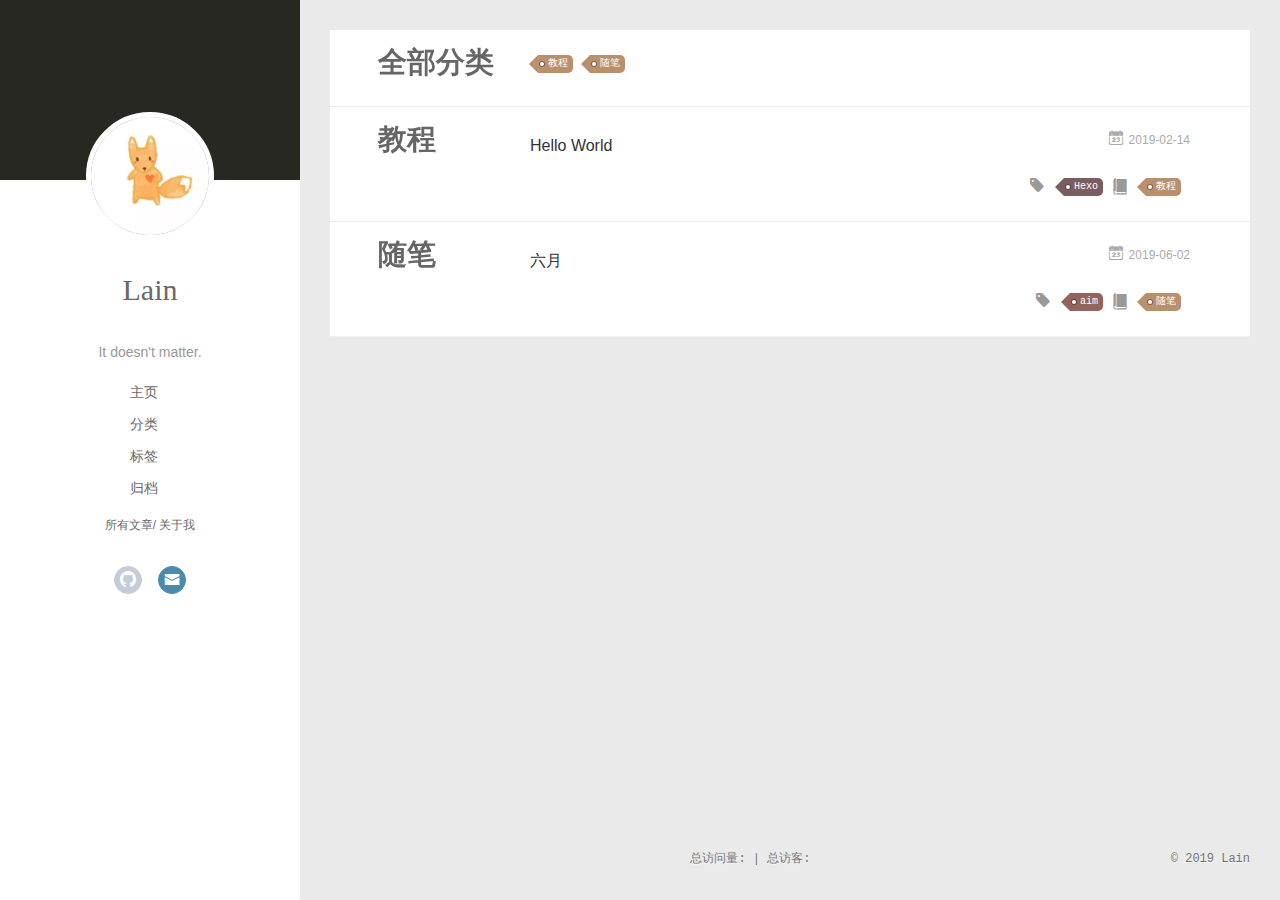
<file: categories/index.html>
<!DOCTYPE html>
<html>
<head><meta name="generator" content="Hexo 3.8.0">
  <meta charset="utf-8">
  
  <meta name="renderer" content="webkit">
  <meta http-equiv="X-UA-Compatible" content="IE=edge">
  <link rel="dns-prefetch" href="https://zhengsaishuo.github.io">
  <title>Lain&#39;s Blog</title>
  <meta name="viewport" content="width=device-width, initial-scale=1, maximum-scale=1">
  <meta name="description" content="云在青天水在瓶，自然自在保有永久的清明。">
<meta property="og:type" content="website">
<meta property="og:title" content="Lain&#39;s Blog">
<meta property="og:url" content="https://zhengsaishuo.github.io/categories/index.html">
<meta property="og:site_name" content="Lain&#39;s Blog">
<meta property="og:description" content="云在青天水在瓶，自然自在保有永久的清明。">
<meta property="og:locale" content="zh-CN">
<meta property="og:updated_time" content="2019-06-02T02:33:40.005Z">
<meta name="twitter:card" content="summary">
<meta name="twitter:title" content="Lain&#39;s Blog">
<meta name="twitter:description" content="云在青天水在瓶，自然自在保有永久的清明。">
  
  
    <link rel="icon" href="/img/favicon.png">
  
  <link rel="stylesheet" type="text/css" href="/./main.0cf68a.css">
  <style type="text/css">
  
    #container.show {
      background: linear-gradient(200deg,#a0cfe4,#e8c37e);
    }
  </style>
  

  

</head>
</html>
<body>
  <div id="container" q-class="show:isCtnShow">
    <canvas id="anm-canvas" class="anm-canvas"></canvas>
    <div class="left-col" q-class="show:isShow">
      
<div class="overlay" style="background: #272822"></div>
<div class="intrude-less">
	<header id="header" class="inner">
		<a href="https://zhengsaishuo.github.io" class="profilepic">
			<img src="/img/avatar.jpg" class="js-avatar">
		</a>
		<hgroup>
		  <h1 class="header-author"><a href="https://zhengsaishuo.github.io">Lain</a></h1>
		</hgroup>
		
		<p class="header-subtitle">It doesn&#39;t matter.</p>
		

		<nav class="header-menu">
			<ul>
			
				<li><a href="/">主页</a></li>
	        
				<li><a href="/categories">分类</a></li>
	        
				<li><a href="/tags">标签</a></li>
	        
				<li><a href="/archives">归档</a></li>
	        
			</ul>
		</nav>
		<nav class="header-smart-menu">
    		
    			
    			<a q-on="click: openSlider(e, 'innerArchive')" href="javascript:void(0)">所有文章</a>
    			
            
    			
    			<a q-on="click: openSlider(e, 'aboutme')" href="javascript:void(0)">关于我</a>
    			
            
		</nav>
		<nav class="header-nav">
			<div class="social">
				
					<a class="github" target="_blank" href="https://github.com/zhengsaishuo" title="github"><i class="icon-github"></i></a>
		        
					<a class="mail" target="_blank" href="mailto:591039822@qq.com" title="mail"><i class="icon-mail"></i></a>
		        
			</div>
		</nav>
	</header>		
</div>

    </div>
    <div class="mid-col" q-class="show:isShow,hide:isShow|isFalse">
      
<nav id="mobile-nav">
  	<div class="overlay js-overlay" style="background: #272822"></div>
	<div class="btnctn js-mobile-btnctn">
  		<div class="slider-trigger list" q-on="click: openSlider(e)"><i class="icon icon-sort"></i></div>
	</div>
	<div class="intrude-less">
		<header id="header" class="inner">
			<div class="profilepic">
				<img src="/img/avatar.jpg" class="js-avatar">
			</div>
			<hgroup>
			  <h1 class="header-author js-header-author">Lain</h1>
			</hgroup>
			
			<p class="header-subtitle"><i class="icon icon-quo-left"></i>It doesn&#39;t matter.<i class="icon icon-quo-right"></i></p>
			
			
			
				
			
				
			
				
			
				
			
			
			
			<nav class="header-nav">
				<div class="social">
					
						<a class="github" target="_blank" href="https://github.com/zhengsaishuo" title="github"><i class="icon-github"></i></a>
			        
						<a class="mail" target="_blank" href="mailto:591039822@qq.com" title="mail"><i class="icon-mail"></i></a>
			        
				</div>
			</nav>

			<nav class="header-menu js-header-menu">
				<ul style="width: 70%">
				
				
					<li style="width: 25%"><a href="/">主页</a></li>
		        
					<li style="width: 25%"><a href="/categories">分类</a></li>
		        
					<li style="width: 25%"><a href="/tags">标签</a></li>
		        
					<li style="width: 25%"><a href="/archives">归档</a></li>
		        
				</ul>
			</nav>
		</header>				
	</div>
	<div class="mobile-mask" style="display:none" q-show="isShow"></div>
</nav>

      <div id="wrapper" class="body-wrap">
        <div class="menu-l">
          <div class="canvas-wrap">
            <canvas data-colors="#eaeaea" data-sectionHeight="100" data-contentId="js-content" id="myCanvas1" class="anm-canvas"></canvas>
          </div>
          <div id="js-content" class="content-ll">
            
    <section class="archives-wrap">
	<div class="archive-year-wrap">
	  <a href="#" class="archive-year">全部分类</a>
	</div>
	<div class="archives">
	  <article class="archive-article archive-type-category">
		<div class="archive-article-inner">
		  <header class="archive-article-header">
			<div class="article-info">
			  <div class="article-category tagcloud">
				<ul class="article-tag-list">
				   
					<li class="article-tag-list-item">
					  <a href="/categories/教程//" class="article-tag-list-link color3">教程</a>
					</li>
				   
					<li class="article-tag-list-item">
					  <a href="/categories/随笔//" class="article-tag-list-link color3">随笔</a>
					</li>
				  
				</ul>
			  </div>
			</div>
		  </header>
		</div>
	  </article>
	</div>
  </section>
  
	<section class="archives-wrap">
	  <div class="archive-year-wrap">
		<a href="/categories/教程/" class="archive-year">教程</a>
	  </div>
	  <div class="archives">
		
		
		  
		  
			
			  
			
		  
		  
			
			<article class="archive-article archive-type-post">
  <div class="archive-article-inner">
    <header class="archive-article-header">
      	<div class="article-meta">
	      	<a href="/2019/02/14/hello-world/" class="archive-article-date">
  	<time datetime="2019-02-14T01:07:43.919Z" itemprop="datePublished"><i class="icon-calendar icon"></i>2019-02-14</time>
</a>
        </div>
    	 
  
    <h1 itemprop="name">
      <a class="archive-article-title" href="/2019/02/14/hello-world/">Hello World</a>
    </h1>
  

        <div class="article-info info-on-right">
          
	<div class="article-tag tagcloud">
		<i class="icon-price-tags icon"></i>
		<ul class="article-tag-list">
			 
        		<li class="article-tag-list-item">
        			<a href="javascript:void(0)" class="js-tag article-tag-list-link color5">Hexo</a>
        		</li>
      		
		</ul>
	</div>

          
	<div class="article-category tagcloud">
		<i class="icon-book icon"></i>
		<ul class="article-tag-list">
			 
        		<li class="article-tag-list-item">
        			<a href="/categories/教程//" class="article-tag-list-link color3">教程</a>
        		</li>
      		
		</ul>
	</div>


        </div>
        <div class="clearfix"></div>
    </header>
  </div>
</article>
		  
		
		  
		  
			
		  
		  
		
	  </div>
	</section>
  
	<section class="archives-wrap">
	  <div class="archive-year-wrap">
		<a href="/categories/随笔/" class="archive-year">随笔</a>
	  </div>
	  <div class="archives">
		
		
		  
		  
			
		  
		  
		
		  
		  
			
			  
			
		  
		  
			
			<article class="archive-article archive-type-post">
  <div class="archive-article-inner">
    <header class="archive-article-header">
      	<div class="article-meta">
	      	<a href="/2019/06/02/new_start/" class="archive-article-date">
  	<time datetime="2019-06-02T01:42:58.104Z" itemprop="datePublished"><i class="icon-calendar icon"></i>2019-06-02</time>
</a>
        </div>
    	 
  
    <h1 itemprop="name">
      <a class="archive-article-title" href="/2019/06/02/new_start/">六月</a>
    </h1>
  

        <div class="article-info info-on-right">
          
	<div class="article-tag tagcloud">
		<i class="icon-price-tags icon"></i>
		<ul class="article-tag-list">
			 
        		<li class="article-tag-list-item">
        			<a href="javascript:void(0)" class="js-tag article-tag-list-link color4">aim</a>
        		</li>
      		
		</ul>
	</div>

          
	<div class="article-category tagcloud">
		<i class="icon-book icon"></i>
		<ul class="article-tag-list">
			 
        		<li class="article-tag-list-item">
        			<a href="/categories/随笔//" class="article-tag-list-link color3">随笔</a>
        		</li>
      		
		</ul>
	</div>


        </div>
        <div class="clearfix"></div>
    </header>
  </div>
</article>
		  
		
	  </div>
	</section>
  
  
          </div>
        </div>
      </div>
      
<footer id="footer">
  <div class="outer">
    <div id="footer-info">
    	<div class="footer-right">
    		&copy; 2019 Lain
    	</div>
      	<!-- <div class="footer-right">
      		<a href="http://hexo.io/" target="_blank">Hexo</a>  Theme <a href="https://github.com/litten/hexo-theme-yilia" target="_blank">Yilia</a> by Litten
				</div> -->
				<div calss="count-span">
					<span id="busuanzi_container_site_pv">
					总访问量: <span id="busuanzi_value_site_pv"></span>|
					</span>
					<span id="busuanzi_container_site_uv">
					总访客: <span id="busuanzi_value_site_uv"></span>
					</span>
			</div>
			<!-- 根据个人喜好在相应位置添加以上代码 -->
			
			<script async src="//busuanzi.ibruce.info/busuanzi/2.3/busuanzi.pure.mini.js"></script>
    </div>
  </div>
</footer>
<!--页面点击小红心-->
<script type="text/javascript" src="/love.js"></script>
    </div>
    <script>
	var yiliaConfig = {
		mathjax: true,
		isHome: false,
		isPost: false,
		isArchive: false,
		isTag: false,
		isCategory: false,
		open_in_new: false,
		toc_hide_index: true,
		root: "/",
		innerArchive: true,
		showTags: true
	}
</script>

<script>!function(t){function n(e){if(r[e])return r[e].exports;var i=r[e]={exports:{},id:e,loaded:!1};return t[e].call(i.exports,i,i.exports,n),i.loaded=!0,i.exports}var r={};n.m=t,n.c=r,n.p="./",n(0)}([function(t,n,r){r(195),t.exports=r(191)},function(t,n,r){var e=r(3),i=r(52),o=r(27),u=r(28),c=r(53),f="prototype",a=function(t,n,r){var s,l,h,v,p=t&a.F,d=t&a.G,y=t&a.S,g=t&a.P,b=t&a.B,m=d?e:y?e[n]||(e[n]={}):(e[n]||{})[f],x=d?i:i[n]||(i[n]={}),w=x[f]||(x[f]={});d&&(r=n);for(s in r)l=!p&&m&&void 0!==m[s],h=(l?m:r)[s],v=b&&l?c(h,e):g&&"function"==typeof h?c(Function.call,h):h,m&&u(m,s,h,t&a.U),x[s]!=h&&o(x,s,v),g&&w[s]!=h&&(w[s]=h)};e.core=i,a.F=1,a.G=2,a.S=4,a.P=8,a.B=16,a.W=32,a.U=64,a.R=128,t.exports=a},function(t,n,r){var e=r(6);t.exports=function(t){if(!e(t))throw TypeError(t+" is not an object!");return t}},function(t,n){var r=t.exports="undefined"!=typeof window&&window.Math==Math?window:"undefined"!=typeof self&&self.Math==Math?self:Function("return this")();"number"==typeof __g&&(__g=r)},function(t,n){t.exports=function(t){try{return!!t()}catch(t){return!0}}},function(t,n){var r=t.exports="undefined"!=typeof window&&window.Math==Math?window:"undefined"!=typeof self&&self.Math==Math?self:Function("return this")();"number"==typeof __g&&(__g=r)},function(t,n){t.exports=function(t){return"object"==typeof t?null!==t:"function"==typeof t}},function(t,n,r){var e=r(126)("wks"),i=r(76),o=r(3).Symbol,u="function"==typeof o;(t.exports=function(t){return e[t]||(e[t]=u&&o[t]||(u?o:i)("Symbol."+t))}).store=e},function(t,n){var r={}.hasOwnProperty;t.exports=function(t,n){return r.call(t,n)}},function(t,n,r){var e=r(94),i=r(33);t.exports=function(t){return e(i(t))}},function(t,n,r){t.exports=!r(4)(function(){return 7!=Object.defineProperty({},"a",{get:function(){return 7}}).a})},function(t,n,r){var e=r(2),i=r(167),o=r(50),u=Object.defineProperty;n.f=r(10)?Object.defineProperty:function(t,n,r){if(e(t),n=o(n,!0),e(r),i)try{return u(t,n,r)}catch(t){}if("get"in r||"set"in r)throw TypeError("Accessors not supported!");return"value"in r&&(t[n]=r.value),t}},function(t,n,r){t.exports=!r(18)(function(){return 7!=Object.defineProperty({},"a",{get:function(){return 7}}).a})},function(t,n,r){var e=r(14),i=r(22);t.exports=r(12)?function(t,n,r){return e.f(t,n,i(1,r))}:function(t,n,r){return t[n]=r,t}},function(t,n,r){var e=r(20),i=r(58),o=r(42),u=Object.defineProperty;n.f=r(12)?Object.defineProperty:function(t,n,r){if(e(t),n=o(n,!0),e(r),i)try{return u(t,n,r)}catch(t){}if("get"in r||"set"in r)throw TypeError("Accessors not supported!");return"value"in r&&(t[n]=r.value),t}},function(t,n,r){var e=r(40)("wks"),i=r(23),o=r(5).Symbol,u="function"==typeof o;(t.exports=function(t){return e[t]||(e[t]=u&&o[t]||(u?o:i)("Symbol."+t))}).store=e},function(t,n,r){var e=r(67),i=Math.min;t.exports=function(t){return t>0?i(e(t),9007199254740991):0}},function(t,n,r){var e=r(46);t.exports=function(t){return Object(e(t))}},function(t,n){t.exports=function(t){try{return!!t()}catch(t){return!0}}},function(t,n,r){var e=r(63),i=r(34);t.exports=Object.keys||function(t){return e(t,i)}},function(t,n,r){var e=r(21);t.exports=function(t){if(!e(t))throw TypeError(t+" is not an object!");return t}},function(t,n){t.exports=function(t){return"object"==typeof t?null!==t:"function"==typeof t}},function(t,n){t.exports=function(t,n){return{enumerable:!(1&t),configurable:!(2&t),writable:!(4&t),value:n}}},function(t,n){var r=0,e=Math.random();t.exports=function(t){return"Symbol(".concat(void 0===t?"":t,")_",(++r+e).toString(36))}},function(t,n){var r={}.hasOwnProperty;t.exports=function(t,n){return r.call(t,n)}},function(t,n){var r=t.exports={version:"2.4.0"};"number"==typeof __e&&(__e=r)},function(t,n){t.exports=function(t){if("function"!=typeof t)throw TypeError(t+" is not a function!");return t}},function(t,n,r){var e=r(11),i=r(66);t.exports=r(10)?function(t,n,r){return e.f(t,n,i(1,r))}:function(t,n,r){return t[n]=r,t}},function(t,n,r){var e=r(3),i=r(27),o=r(24),u=r(76)("src"),c="toString",f=Function[c],a=(""+f).split(c);r(52).inspectSource=function(t){return f.call(t)},(t.exports=function(t,n,r,c){var f="function"==typeof r;f&&(o(r,"name")||i(r,"name",n)),t[n]!==r&&(f&&(o(r,u)||i(r,u,t[n]?""+t[n]:a.join(String(n)))),t===e?t[n]=r:c?t[n]?t[n]=r:i(t,n,r):(delete t[n],i(t,n,r)))})(Function.prototype,c,function(){return"function"==typeof this&&this[u]||f.call(this)})},function(t,n,r){var e=r(1),i=r(4),o=r(46),u=function(t,n,r,e){var i=String(o(t)),u="<"+n;return""!==r&&(u+=" "+r+'="'+String(e).replace(/"/g,"&quot;")+'"'),u+">"+i+"</"+n+">"};t.exports=function(t,n){var r={};r[t]=n(u),e(e.P+e.F*i(function(){var n=""[t]('"');return n!==n.toLowerCase()||n.split('"').length>3}),"String",r)}},function(t,n,r){var e=r(115),i=r(46);t.exports=function(t){return e(i(t))}},function(t,n,r){var e=r(116),i=r(66),o=r(30),u=r(50),c=r(24),f=r(167),a=Object.getOwnPropertyDescriptor;n.f=r(10)?a:function(t,n){if(t=o(t),n=u(n,!0),f)try{return a(t,n)}catch(t){}if(c(t,n))return i(!e.f.call(t,n),t[n])}},function(t,n,r){var e=r(24),i=r(17),o=r(145)("IE_PROTO"),u=Object.prototype;t.exports=Object.getPrototypeOf||function(t){return t=i(t),e(t,o)?t[o]:"function"==typeof t.constructor&&t instanceof t.constructor?t.constructor.prototype:t instanceof Object?u:null}},function(t,n){t.exports=function(t){if(void 0==t)throw TypeError("Can't call method on  "+t);return t}},function(t,n){t.exports="constructor,hasOwnProperty,isPrototypeOf,propertyIsEnumerable,toLocaleString,toString,valueOf".split(",")},function(t,n){t.exports={}},function(t,n){t.exports=!0},function(t,n){n.f={}.propertyIsEnumerable},function(t,n,r){var e=r(14).f,i=r(8),o=r(15)("toStringTag");t.exports=function(t,n,r){t&&!i(t=r?t:t.prototype,o)&&e(t,o,{configurable:!0,value:n})}},function(t,n,r){var e=r(40)("keys"),i=r(23);t.exports=function(t){return e[t]||(e[t]=i(t))}},function(t,n,r){var e=r(5),i="__core-js_shared__",o=e[i]||(e[i]={});t.exports=function(t){return o[t]||(o[t]={})}},function(t,n){var r=Math.ceil,e=Math.floor;t.exports=function(t){return isNaN(t=+t)?0:(t>0?e:r)(t)}},function(t,n,r){var e=r(21);t.exports=function(t,n){if(!e(t))return t;var r,i;if(n&&"function"==typeof(r=t.toString)&&!e(i=r.call(t)))return i;if("function"==typeof(r=t.valueOf)&&!e(i=r.call(t)))return i;if(!n&&"function"==typeof(r=t.toString)&&!e(i=r.call(t)))return i;throw TypeError("Can't convert object to primitive value")}},function(t,n,r){var e=r(5),i=r(25),o=r(36),u=r(44),c=r(14).f;t.exports=function(t){var n=i.Symbol||(i.Symbol=o?{}:e.Symbol||{});"_"==t.charAt(0)||t in n||c(n,t,{value:u.f(t)})}},function(t,n,r){n.f=r(15)},function(t,n){var r={}.toString;t.exports=function(t){return r.call(t).slice(8,-1)}},function(t,n){t.exports=function(t){if(void 0==t)throw TypeError("Can't call method on  "+t);return t}},function(t,n,r){var e=r(4);t.exports=function(t,n){return!!t&&e(function(){n?t.call(null,function(){},1):t.call(null)})}},function(t,n,r){var e=r(53),i=r(115),o=r(17),u=r(16),c=r(203);t.exports=function(t,n){var r=1==t,f=2==t,a=3==t,s=4==t,l=6==t,h=5==t||l,v=n||c;return function(n,c,p){for(var d,y,g=o(n),b=i(g),m=e(c,p,3),x=u(b.length),w=0,S=r?v(n,x):f?v(n,0):void 0;x>w;w++)if((h||w in b)&&(d=b[w],y=m(d,w,g),t))if(r)S[w]=y;else if(y)switch(t){case 3:return!0;case 5:return d;case 6:return w;case 2:S.push(d)}else if(s)return!1;return l?-1:a||s?s:S}}},function(t,n,r){var e=r(1),i=r(52),o=r(4);t.exports=function(t,n){var r=(i.Object||{})[t]||Object[t],u={};u[t]=n(r),e(e.S+e.F*o(function(){r(1)}),"Object",u)}},function(t,n,r){var e=r(6);t.exports=function(t,n){if(!e(t))return t;var r,i;if(n&&"function"==typeof(r=t.toString)&&!e(i=r.call(t)))return i;if("function"==typeof(r=t.valueOf)&&!e(i=r.call(t)))return i;if(!n&&"function"==typeof(r=t.toString)&&!e(i=r.call(t)))return i;throw TypeError("Can't convert object to primitive value")}},function(t,n,r){var e=r(5),i=r(25),o=r(91),u=r(13),c="prototype",f=function(t,n,r){var a,s,l,h=t&f.F,v=t&f.G,p=t&f.S,d=t&f.P,y=t&f.B,g=t&f.W,b=v?i:i[n]||(i[n]={}),m=b[c],x=v?e:p?e[n]:(e[n]||{})[c];v&&(r=n);for(a in r)(s=!h&&x&&void 0!==x[a])&&a in b||(l=s?x[a]:r[a],b[a]=v&&"function"!=typeof x[a]?r[a]:y&&s?o(l,e):g&&x[a]==l?function(t){var n=function(n,r,e){if(this instanceof t){switch(arguments.length){case 0:return new t;case 1:return new t(n);case 2:return new t(n,r)}return new t(n,r,e)}return t.apply(this,arguments)};return n[c]=t[c],n}(l):d&&"function"==typeof l?o(Function.call,l):l,d&&((b.virtual||(b.virtual={}))[a]=l,t&f.R&&m&&!m[a]&&u(m,a,l)))};f.F=1,f.G=2,f.S=4,f.P=8,f.B=16,f.W=32,f.U=64,f.R=128,t.exports=f},function(t,n){var r=t.exports={version:"2.4.0"};"number"==typeof __e&&(__e=r)},function(t,n,r){var e=r(26);t.exports=function(t,n,r){if(e(t),void 0===n)return t;switch(r){case 1:return function(r){return t.call(n,r)};case 2:return function(r,e){return t.call(n,r,e)};case 3:return function(r,e,i){return t.call(n,r,e,i)}}return function(){return t.apply(n,arguments)}}},function(t,n,r){var e=r(183),i=r(1),o=r(126)("metadata"),u=o.store||(o.store=new(r(186))),c=function(t,n,r){var i=u.get(t);if(!i){if(!r)return;u.set(t,i=new e)}var o=i.get(n);if(!o){if(!r)return;i.set(n,o=new e)}return o},f=function(t,n,r){var e=c(n,r,!1);return void 0!==e&&e.has(t)},a=function(t,n,r){var e=c(n,r,!1);return void 0===e?void 0:e.get(t)},s=function(t,n,r,e){c(r,e,!0).set(t,n)},l=function(t,n){var r=c(t,n,!1),e=[];return r&&r.forEach(function(t,n){e.push(n)}),e},h=function(t){return void 0===t||"symbol"==typeof t?t:String(t)},v=function(t){i(i.S,"Reflect",t)};t.exports={store:u,map:c,has:f,get:a,set:s,keys:l,key:h,exp:v}},function(t,n,r){"use strict";if(r(10)){var e=r(69),i=r(3),o=r(4),u=r(1),c=r(127),f=r(152),a=r(53),s=r(68),l=r(66),h=r(27),v=r(73),p=r(67),d=r(16),y=r(75),g=r(50),b=r(24),m=r(180),x=r(114),w=r(6),S=r(17),_=r(137),O=r(70),E=r(32),P=r(71).f,j=r(154),F=r(76),M=r(7),A=r(48),N=r(117),T=r(146),I=r(155),k=r(80),L=r(123),R=r(74),C=r(130),D=r(160),U=r(11),W=r(31),G=U.f,B=W.f,V=i.RangeError,z=i.TypeError,q=i.Uint8Array,K="ArrayBuffer",J="Shared"+K,Y="BYTES_PER_ELEMENT",H="prototype",$=Array[H],X=f.ArrayBuffer,Q=f.DataView,Z=A(0),tt=A(2),nt=A(3),rt=A(4),et=A(5),it=A(6),ot=N(!0),ut=N(!1),ct=I.values,ft=I.keys,at=I.entries,st=$.lastIndexOf,lt=$.reduce,ht=$.reduceRight,vt=$.join,pt=$.sort,dt=$.slice,yt=$.toString,gt=$.toLocaleString,bt=M("iterator"),mt=M("toStringTag"),xt=F("typed_constructor"),wt=F("def_constructor"),St=c.CONSTR,_t=c.TYPED,Ot=c.VIEW,Et="Wrong length!",Pt=A(1,function(t,n){return Tt(T(t,t[wt]),n)}),jt=o(function(){return 1===new q(new Uint16Array([1]).buffer)[0]}),Ft=!!q&&!!q[H].set&&o(function(){new q(1).set({})}),Mt=function(t,n){if(void 0===t)throw z(Et);var r=+t,e=d(t);if(n&&!m(r,e))throw V(Et);return e},At=function(t,n){var r=p(t);if(r<0||r%n)throw V("Wrong offset!");return r},Nt=function(t){if(w(t)&&_t in t)return t;throw z(t+" is not a typed array!")},Tt=function(t,n){if(!(w(t)&&xt in t))throw z("It is not a typed array constructor!");return new t(n)},It=function(t,n){return kt(T(t,t[wt]),n)},kt=function(t,n){for(var r=0,e=n.length,i=Tt(t,e);e>r;)i[r]=n[r++];return i},Lt=function(t,n,r){G(t,n,{get:function(){return this._d[r]}})},Rt=function(t){var n,r,e,i,o,u,c=S(t),f=arguments.length,s=f>1?arguments[1]:void 0,l=void 0!==s,h=j(c);if(void 0!=h&&!_(h)){for(u=h.call(c),e=[],n=0;!(o=u.next()).done;n++)e.push(o.value);c=e}for(l&&f>2&&(s=a(s,arguments[2],2)),n=0,r=d(c.length),i=Tt(this,r);r>n;n++)i[n]=l?s(c[n],n):c[n];return i},Ct=function(){for(var t=0,n=arguments.length,r=Tt(this,n);n>t;)r[t]=arguments[t++];return r},Dt=!!q&&o(function(){gt.call(new q(1))}),Ut=function(){return gt.apply(Dt?dt.call(Nt(this)):Nt(this),arguments)},Wt={copyWithin:function(t,n){return D.call(Nt(this),t,n,arguments.length>2?arguments[2]:void 0)},every:function(t){return rt(Nt(this),t,arguments.length>1?arguments[1]:void 0)},fill:function(t){return C.apply(Nt(this),arguments)},filter:function(t){return It(this,tt(Nt(this),t,arguments.length>1?arguments[1]:void 0))},find:function(t){return et(Nt(this),t,arguments.length>1?arguments[1]:void 0)},findIndex:function(t){return it(Nt(this),t,arguments.length>1?arguments[1]:void 0)},forEach:function(t){Z(Nt(this),t,arguments.length>1?arguments[1]:void 0)},indexOf:function(t){return ut(Nt(this),t,arguments.length>1?arguments[1]:void 0)},includes:function(t){return ot(Nt(this),t,arguments.length>1?arguments[1]:void 0)},join:function(t){return vt.apply(Nt(this),arguments)},lastIndexOf:function(t){return st.apply(Nt(this),arguments)},map:function(t){return Pt(Nt(this),t,arguments.length>1?arguments[1]:void 0)},reduce:function(t){return lt.apply(Nt(this),arguments)},reduceRight:function(t){return ht.apply(Nt(this),arguments)},reverse:function(){for(var t,n=this,r=Nt(n).length,e=Math.floor(r/2),i=0;i<e;)t=n[i],n[i++]=n[--r],n[r]=t;return n},some:function(t){return nt(Nt(this),t,arguments.length>1?arguments[1]:void 0)},sort:function(t){return pt.call(Nt(this),t)},subarray:function(t,n){var r=Nt(this),e=r.length,i=y(t,e);return new(T(r,r[wt]))(r.buffer,r.byteOffset+i*r.BYTES_PER_ELEMENT,d((void 0===n?e:y(n,e))-i))}},Gt=function(t,n){return It(this,dt.call(Nt(this),t,n))},Bt=function(t){Nt(this);var n=At(arguments[1],1),r=this.length,e=S(t),i=d(e.length),o=0;if(i+n>r)throw V(Et);for(;o<i;)this[n+o]=e[o++]},Vt={entries:function(){return at.call(Nt(this))},keys:function(){return ft.call(Nt(this))},values:function(){return ct.call(Nt(this))}},zt=function(t,n){return w(t)&&t[_t]&&"symbol"!=typeof n&&n in t&&String(+n)==String(n)},qt=function(t,n){return zt(t,n=g(n,!0))?l(2,t[n]):B(t,n)},Kt=function(t,n,r){return!(zt(t,n=g(n,!0))&&w(r)&&b(r,"value"))||b(r,"get")||b(r,"set")||r.configurable||b(r,"writable")&&!r.writable||b(r,"enumerable")&&!r.enumerable?G(t,n,r):(t[n]=r.value,t)};St||(W.f=qt,U.f=Kt),u(u.S+u.F*!St,"Object",{getOwnPropertyDescriptor:qt,defineProperty:Kt}),o(function(){yt.call({})})&&(yt=gt=function(){return vt.call(this)});var Jt=v({},Wt);v(Jt,Vt),h(Jt,bt,Vt.values),v(Jt,{slice:Gt,set:Bt,constructor:function(){},toString:yt,toLocaleString:Ut}),Lt(Jt,"buffer","b"),Lt(Jt,"byteOffset","o"),Lt(Jt,"byteLength","l"),Lt(Jt,"length","e"),G(Jt,mt,{get:function(){return this[_t]}}),t.exports=function(t,n,r,f){f=!!f;var a=t+(f?"Clamped":"")+"Array",l="Uint8Array"!=a,v="get"+t,p="set"+t,y=i[a],g=y||{},b=y&&E(y),m=!y||!c.ABV,S={},_=y&&y[H],j=function(t,r){var e=t._d;return e.v[v](r*n+e.o,jt)},F=function(t,r,e){var i=t._d;f&&(e=(e=Math.round(e))<0?0:e>255?255:255&e),i.v[p](r*n+i.o,e,jt)},M=function(t,n){G(t,n,{get:function(){return j(this,n)},set:function(t){return F(this,n,t)},enumerable:!0})};m?(y=r(function(t,r,e,i){s(t,y,a,"_d");var o,u,c,f,l=0,v=0;if(w(r)){if(!(r instanceof X||(f=x(r))==K||f==J))return _t in r?kt(y,r):Rt.call(y,r);o=r,v=At(e,n);var p=r.byteLength;if(void 0===i){if(p%n)throw V(Et);if((u=p-v)<0)throw V(Et)}else if((u=d(i)*n)+v>p)throw V(Et);c=u/n}else c=Mt(r,!0),u=c*n,o=new X(u);for(h(t,"_d",{b:o,o:v,l:u,e:c,v:new Q(o)});l<c;)M(t,l++)}),_=y[H]=O(Jt),h(_,"constructor",y)):L(function(t){new y(null),new y(t)},!0)||(y=r(function(t,r,e,i){s(t,y,a);var o;return w(r)?r instanceof X||(o=x(r))==K||o==J?void 0!==i?new g(r,At(e,n),i):void 0!==e?new g(r,At(e,n)):new g(r):_t in r?kt(y,r):Rt.call(y,r):new g(Mt(r,l))}),Z(b!==Function.prototype?P(g).concat(P(b)):P(g),function(t){t in y||h(y,t,g[t])}),y[H]=_,e||(_.constructor=y));var A=_[bt],N=!!A&&("values"==A.name||void 0==A.name),T=Vt.values;h(y,xt,!0),h(_,_t,a),h(_,Ot,!0),h(_,wt,y),(f?new y(1)[mt]==a:mt in _)||G(_,mt,{get:function(){return a}}),S[a]=y,u(u.G+u.W+u.F*(y!=g),S),u(u.S,a,{BYTES_PER_ELEMENT:n,from:Rt,of:Ct}),Y in _||h(_,Y,n),u(u.P,a,Wt),R(a),u(u.P+u.F*Ft,a,{set:Bt}),u(u.P+u.F*!N,a,Vt),u(u.P+u.F*(_.toString!=yt),a,{toString:yt}),u(u.P+u.F*o(function(){new y(1).slice()}),a,{slice:Gt}),u(u.P+u.F*(o(function(){return[1,2].toLocaleString()!=new y([1,2]).toLocaleString()})||!o(function(){_.toLocaleString.call([1,2])})),a,{toLocaleString:Ut}),k[a]=N?A:T,e||N||h(_,bt,T)}}else t.exports=function(){}},function(t,n){var r={}.toString;t.exports=function(t){return r.call(t).slice(8,-1)}},function(t,n,r){var e=r(21),i=r(5).document,o=e(i)&&e(i.createElement);t.exports=function(t){return o?i.createElement(t):{}}},function(t,n,r){t.exports=!r(12)&&!r(18)(function(){return 7!=Object.defineProperty(r(57)("div"),"a",{get:function(){return 7}}).a})},function(t,n,r){"use strict";var e=r(36),i=r(51),o=r(64),u=r(13),c=r(8),f=r(35),a=r(96),s=r(38),l=r(103),h=r(15)("iterator"),v=!([].keys&&"next"in[].keys()),p="keys",d="values",y=function(){return this};t.exports=function(t,n,r,g,b,m,x){a(r,n,g);var w,S,_,O=function(t){if(!v&&t in F)return F[t];switch(t){case p:case d:return function(){return new r(this,t)}}return function(){return new r(this,t)}},E=n+" Iterator",P=b==d,j=!1,F=t.prototype,M=F[h]||F["@@iterator"]||b&&F[b],A=M||O(b),N=b?P?O("entries"):A:void 0,T="Array"==n?F.entries||M:M;if(T&&(_=l(T.call(new t)))!==Object.prototype&&(s(_,E,!0),e||c(_,h)||u(_,h,y)),P&&M&&M.name!==d&&(j=!0,A=function(){return M.call(this)}),e&&!x||!v&&!j&&F[h]||u(F,h,A),f[n]=A,f[E]=y,b)if(w={values:P?A:O(d),keys:m?A:O(p),entries:N},x)for(S in w)S in F||o(F,S,w[S]);else i(i.P+i.F*(v||j),n,w);return w}},function(t,n,r){var e=r(20),i=r(100),o=r(34),u=r(39)("IE_PROTO"),c=function(){},f="prototype",a=function(){var t,n=r(57)("iframe"),e=o.length;for(n.style.display="none",r(93).appendChild(n),n.src="javascript:",t=n.contentWindow.document,t.open(),t.write("<script>document.F=Object<\/script>"),t.close(),a=t.F;e--;)delete a[f][o[e]];return a()};t.exports=Object.create||function(t,n){var r;return null!==t?(c[f]=e(t),r=new c,c[f]=null,r[u]=t):r=a(),void 0===n?r:i(r,n)}},function(t,n,r){var e=r(63),i=r(34).concat("length","prototype");n.f=Object.getOwnPropertyNames||function(t){return e(t,i)}},function(t,n){n.f=Object.getOwnPropertySymbols},function(t,n,r){var e=r(8),i=r(9),o=r(90)(!1),u=r(39)("IE_PROTO");t.exports=function(t,n){var r,c=i(t),f=0,a=[];for(r in c)r!=u&&e(c,r)&&a.push(r);for(;n.length>f;)e(c,r=n[f++])&&(~o(a,r)||a.push(r));return a}},function(t,n,r){t.exports=r(13)},function(t,n,r){var e=r(76)("meta"),i=r(6),o=r(24),u=r(11).f,c=0,f=Object.isExtensible||function(){return!0},a=!r(4)(function(){return f(Object.preventExtensions({}))}),s=function(t){u(t,e,{value:{i:"O"+ ++c,w:{}}})},l=function(t,n){if(!i(t))return"symbol"==typeof t?t:("string"==typeof t?"S":"P")+t;if(!o(t,e)){if(!f(t))return"F";if(!n)return"E";s(t)}return t[e].i},h=function(t,n){if(!o(t,e)){if(!f(t))return!0;if(!n)return!1;s(t)}return t[e].w},v=function(t){return a&&p.NEED&&f(t)&&!o(t,e)&&s(t),t},p=t.exports={KEY:e,NEED:!1,fastKey:l,getWeak:h,onFreeze:v}},function(t,n){t.exports=function(t,n){return{enumerable:!(1&t),configurable:!(2&t),writable:!(4&t),value:n}}},function(t,n){var r=Math.ceil,e=Math.floor;t.exports=function(t){return isNaN(t=+t)?0:(t>0?e:r)(t)}},function(t,n){t.exports=function(t,n,r,e){if(!(t instanceof n)||void 0!==e&&e in t)throw TypeError(r+": incorrect invocation!");return t}},function(t,n){t.exports=!1},function(t,n,r){var e=r(2),i=r(173),o=r(133),u=r(145)("IE_PROTO"),c=function(){},f="prototype",a=function(){var t,n=r(132)("iframe"),e=o.length;for(n.style.display="none",r(135).appendChild(n),n.src="javascript:",t=n.contentWindow.document,t.open(),t.write("<script>document.F=Object<\/script>"),t.close(),a=t.F;e--;)delete a[f][o[e]];return a()};t.exports=Object.create||function(t,n){var r;return null!==t?(c[f]=e(t),r=new c,c[f]=null,r[u]=t):r=a(),void 0===n?r:i(r,n)}},function(t,n,r){var e=r(175),i=r(133).concat("length","prototype");n.f=Object.getOwnPropertyNames||function(t){return e(t,i)}},function(t,n,r){var e=r(175),i=r(133);t.exports=Object.keys||function(t){return e(t,i)}},function(t,n,r){var e=r(28);t.exports=function(t,n,r){for(var i in n)e(t,i,n[i],r);return t}},function(t,n,r){"use strict";var e=r(3),i=r(11),o=r(10),u=r(7)("species");t.exports=function(t){var n=e[t];o&&n&&!n[u]&&i.f(n,u,{configurable:!0,get:function(){return this}})}},function(t,n,r){var e=r(67),i=Math.max,o=Math.min;t.exports=function(t,n){return t=e(t),t<0?i(t+n,0):o(t,n)}},function(t,n){var r=0,e=Math.random();t.exports=function(t){return"Symbol(".concat(void 0===t?"":t,")_",(++r+e).toString(36))}},function(t,n,r){var e=r(33);t.exports=function(t){return Object(e(t))}},function(t,n,r){var e=r(7)("unscopables"),i=Array.prototype;void 0==i[e]&&r(27)(i,e,{}),t.exports=function(t){i[e][t]=!0}},function(t,n,r){var e=r(53),i=r(169),o=r(137),u=r(2),c=r(16),f=r(154),a={},s={},n=t.exports=function(t,n,r,l,h){var v,p,d,y,g=h?function(){return t}:f(t),b=e(r,l,n?2:1),m=0;if("function"!=typeof g)throw TypeError(t+" is not iterable!");if(o(g)){for(v=c(t.length);v>m;m++)if((y=n?b(u(p=t[m])[0],p[1]):b(t[m]))===a||y===s)return y}else for(d=g.call(t);!(p=d.next()).done;)if((y=i(d,b,p.value,n))===a||y===s)return y};n.BREAK=a,n.RETURN=s},function(t,n){t.exports={}},function(t,n,r){var e=r(11).f,i=r(24),o=r(7)("toStringTag");t.exports=function(t,n,r){t&&!i(t=r?t:t.prototype,o)&&e(t,o,{configurable:!0,value:n})}},function(t,n,r){var e=r(1),i=r(46),o=r(4),u=r(150),c="["+u+"]",f="​",a=RegExp("^"+c+c+"*"),s=RegExp(c+c+"*$"),l=function(t,n,r){var i={},c=o(function(){return!!u[t]()||f[t]()!=f}),a=i[t]=c?n(h):u[t];r&&(i[r]=a),e(e.P+e.F*c,"String",i)},h=l.trim=function(t,n){return t=String(i(t)),1&n&&(t=t.replace(a,"")),2&n&&(t=t.replace(s,"")),t};t.exports=l},function(t,n,r){t.exports={default:r(86),__esModule:!0}},function(t,n,r){t.exports={default:r(87),__esModule:!0}},function(t,n,r){"use strict";function e(t){return t&&t.__esModule?t:{default:t}}n.__esModule=!0;var i=r(84),o=e(i),u=r(83),c=e(u),f="function"==typeof c.default&&"symbol"==typeof o.default?function(t){return typeof t}:function(t){return t&&"function"==typeof c.default&&t.constructor===c.default&&t!==c.default.prototype?"symbol":typeof t};n.default="function"==typeof c.default&&"symbol"===f(o.default)?function(t){return void 0===t?"undefined":f(t)}:function(t){return t&&"function"==typeof c.default&&t.constructor===c.default&&t!==c.default.prototype?"symbol":void 0===t?"undefined":f(t)}},function(t,n,r){r(110),r(108),r(111),r(112),t.exports=r(25).Symbol},function(t,n,r){r(109),r(113),t.exports=r(44).f("iterator")},function(t,n){t.exports=function(t){if("function"!=typeof t)throw TypeError(t+" is not a function!");return t}},function(t,n){t.exports=function(){}},function(t,n,r){var e=r(9),i=r(106),o=r(105);t.exports=function(t){return function(n,r,u){var c,f=e(n),a=i(f.length),s=o(u,a);if(t&&r!=r){for(;a>s;)if((c=f[s++])!=c)return!0}else for(;a>s;s++)if((t||s in f)&&f[s]===r)return t||s||0;return!t&&-1}}},function(t,n,r){var e=r(88);t.exports=function(t,n,r){if(e(t),void 0===n)return t;switch(r){case 1:return function(r){return t.call(n,r)};case 2:return function(r,e){return t.call(n,r,e)};case 3:return function(r,e,i){return t.call(n,r,e,i)}}return function(){return t.apply(n,arguments)}}},function(t,n,r){var e=r(19),i=r(62),o=r(37);t.exports=function(t){var n=e(t),r=i.f;if(r)for(var u,c=r(t),f=o.f,a=0;c.length>a;)f.call(t,u=c[a++])&&n.push(u);return n}},function(t,n,r){t.exports=r(5).document&&document.documentElement},function(t,n,r){var e=r(56);t.exports=Object("z").propertyIsEnumerable(0)?Object:function(t){return"String"==e(t)?t.split(""):Object(t)}},function(t,n,r){var e=r(56);t.exports=Array.isArray||function(t){return"Array"==e(t)}},function(t,n,r){"use strict";var e=r(60),i=r(22),o=r(38),u={};r(13)(u,r(15)("iterator"),function(){return this}),t.exports=function(t,n,r){t.prototype=e(u,{next:i(1,r)}),o(t,n+" Iterator")}},function(t,n){t.exports=function(t,n){return{value:n,done:!!t}}},function(t,n,r){var e=r(19),i=r(9);t.exports=function(t,n){for(var r,o=i(t),u=e(o),c=u.length,f=0;c>f;)if(o[r=u[f++]]===n)return r}},function(t,n,r){var e=r(23)("meta"),i=r(21),o=r(8),u=r(14).f,c=0,f=Object.isExtensible||function(){return!0},a=!r(18)(function(){return f(Object.preventExtensions({}))}),s=function(t){u(t,e,{value:{i:"O"+ ++c,w:{}}})},l=function(t,n){if(!i(t))return"symbol"==typeof t?t:("string"==typeof t?"S":"P")+t;if(!o(t,e)){if(!f(t))return"F";if(!n)return"E";s(t)}return t[e].i},h=function(t,n){if(!o(t,e)){if(!f(t))return!0;if(!n)return!1;s(t)}return t[e].w},v=function(t){return a&&p.NEED&&f(t)&&!o(t,e)&&s(t),t},p=t.exports={KEY:e,NEED:!1,fastKey:l,getWeak:h,onFreeze:v}},function(t,n,r){var e=r(14),i=r(20),o=r(19);t.exports=r(12)?Object.defineProperties:function(t,n){i(t);for(var r,u=o(n),c=u.length,f=0;c>f;)e.f(t,r=u[f++],n[r]);return t}},function(t,n,r){var e=r(37),i=r(22),o=r(9),u=r(42),c=r(8),f=r(58),a=Object.getOwnPropertyDescriptor;n.f=r(12)?a:function(t,n){if(t=o(t),n=u(n,!0),f)try{return a(t,n)}catch(t){}if(c(t,n))return i(!e.f.call(t,n),t[n])}},function(t,n,r){var e=r(9),i=r(61).f,o={}.toString,u="object"==typeof window&&window&&Object.getOwnPropertyNames?Object.getOwnPropertyNames(window):[],c=function(t){try{return i(t)}catch(t){return u.slice()}};t.exports.f=function(t){return u&&"[object Window]"==o.call(t)?c(t):i(e(t))}},function(t,n,r){var e=r(8),i=r(77),o=r(39)("IE_PROTO"),u=Object.prototype;t.exports=Object.getPrototypeOf||function(t){return t=i(t),e(t,o)?t[o]:"function"==typeof t.constructor&&t instanceof t.constructor?t.constructor.prototype:t instanceof Object?u:null}},function(t,n,r){var e=r(41),i=r(33);t.exports=function(t){return function(n,r){var o,u,c=String(i(n)),f=e(r),a=c.length;return f<0||f>=a?t?"":void 0:(o=c.charCodeAt(f),o<55296||o>56319||f+1===a||(u=c.charCodeAt(f+1))<56320||u>57343?t?c.charAt(f):o:t?c.slice(f,f+2):u-56320+(o-55296<<10)+65536)}}},function(t,n,r){var e=r(41),i=Math.max,o=Math.min;t.exports=function(t,n){return t=e(t),t<0?i(t+n,0):o(t,n)}},function(t,n,r){var e=r(41),i=Math.min;t.exports=function(t){return t>0?i(e(t),9007199254740991):0}},function(t,n,r){"use strict";var e=r(89),i=r(97),o=r(35),u=r(9);t.exports=r(59)(Array,"Array",function(t,n){this._t=u(t),this._i=0,this._k=n},function(){var t=this._t,n=this._k,r=this._i++;return!t||r>=t.length?(this._t=void 0,i(1)):"keys"==n?i(0,r):"values"==n?i(0,t[r]):i(0,[r,t[r]])},"values"),o.Arguments=o.Array,e("keys"),e("values"),e("entries")},function(t,n){},function(t,n,r){"use strict";var e=r(104)(!0);r(59)(String,"String",function(t){this._t=String(t),this._i=0},function(){var t,n=this._t,r=this._i;return r>=n.length?{value:void 0,done:!0}:(t=e(n,r),this._i+=t.length,{value:t,done:!1})})},function(t,n,r){"use strict";var e=r(5),i=r(8),o=r(12),u=r(51),c=r(64),f=r(99).KEY,a=r(18),s=r(40),l=r(38),h=r(23),v=r(15),p=r(44),d=r(43),y=r(98),g=r(92),b=r(95),m=r(20),x=r(9),w=r(42),S=r(22),_=r(60),O=r(102),E=r(101),P=r(14),j=r(19),F=E.f,M=P.f,A=O.f,N=e.Symbol,T=e.JSON,I=T&&T.stringify,k="prototype",L=v("_hidden"),R=v("toPrimitive"),C={}.propertyIsEnumerable,D=s("symbol-registry"),U=s("symbols"),W=s("op-symbols"),G=Object[k],B="function"==typeof N,V=e.QObject,z=!V||!V[k]||!V[k].findChild,q=o&&a(function(){return 7!=_(M({},"a",{get:function(){return M(this,"a",{value:7}).a}})).a})?function(t,n,r){var e=F(G,n);e&&delete G[n],M(t,n,r),e&&t!==G&&M(G,n,e)}:M,K=function(t){var n=U[t]=_(N[k]);return n._k=t,n},J=B&&"symbol"==typeof N.iterator?function(t){return"symbol"==typeof t}:function(t){return t instanceof N},Y=function(t,n,r){return t===G&&Y(W,n,r),m(t),n=w(n,!0),m(r),i(U,n)?(r.enumerable?(i(t,L)&&t[L][n]&&(t[L][n]=!1),r=_(r,{enumerable:S(0,!1)})):(i(t,L)||M(t,L,S(1,{})),t[L][n]=!0),q(t,n,r)):M(t,n,r)},H=function(t,n){m(t);for(var r,e=g(n=x(n)),i=0,o=e.length;o>i;)Y(t,r=e[i++],n[r]);return t},$=function(t,n){return void 0===n?_(t):H(_(t),n)},X=function(t){var n=C.call(this,t=w(t,!0));return!(this===G&&i(U,t)&&!i(W,t))&&(!(n||!i(this,t)||!i(U,t)||i(this,L)&&this[L][t])||n)},Q=function(t,n){if(t=x(t),n=w(n,!0),t!==G||!i(U,n)||i(W,n)){var r=F(t,n);return!r||!i(U,n)||i(t,L)&&t[L][n]||(r.enumerable=!0),r}},Z=function(t){for(var n,r=A(x(t)),e=[],o=0;r.length>o;)i(U,n=r[o++])||n==L||n==f||e.push(n);return e},tt=function(t){for(var n,r=t===G,e=A(r?W:x(t)),o=[],u=0;e.length>u;)!i(U,n=e[u++])||r&&!i(G,n)||o.push(U[n]);return o};B||(N=function(){if(this instanceof N)throw TypeError("Symbol is not a constructor!");var t=h(arguments.length>0?arguments[0]:void 0),n=function(r){this===G&&n.call(W,r),i(this,L)&&i(this[L],t)&&(this[L][t]=!1),q(this,t,S(1,r))};return o&&z&&q(G,t,{configurable:!0,set:n}),K(t)},c(N[k],"toString",function(){return this._k}),E.f=Q,P.f=Y,r(61).f=O.f=Z,r(37).f=X,r(62).f=tt,o&&!r(36)&&c(G,"propertyIsEnumerable",X,!0),p.f=function(t){return K(v(t))}),u(u.G+u.W+u.F*!B,{Symbol:N});for(var nt="hasInstance,isConcatSpreadable,iterator,match,replace,search,species,split,toPrimitive,toStringTag,unscopables".split(","),rt=0;nt.length>rt;)v(nt[rt++]);for(var nt=j(v.store),rt=0;nt.length>rt;)d(nt[rt++]);u(u.S+u.F*!B,"Symbol",{for:function(t){return i(D,t+="")?D[t]:D[t]=N(t)},keyFor:function(t){if(J(t))return y(D,t);throw TypeError(t+" is not a symbol!")},useSetter:function(){z=!0},useSimple:function(){z=!1}}),u(u.S+u.F*!B,"Object",{create:$,defineProperty:Y,defineProperties:H,getOwnPropertyDescriptor:Q,getOwnPropertyNames:Z,getOwnPropertySymbols:tt}),T&&u(u.S+u.F*(!B||a(function(){var t=N();return"[null]"!=I([t])||"{}"!=I({a:t})||"{}"!=I(Object(t))})),"JSON",{stringify:function(t){if(void 0!==t&&!J(t)){for(var n,r,e=[t],i=1;arguments.length>i;)e.push(arguments[i++]);return n=e[1],"function"==typeof n&&(r=n),!r&&b(n)||(n=function(t,n){if(r&&(n=r.call(this,t,n)),!J(n))return n}),e[1]=n,I.apply(T,e)}}}),N[k][R]||r(13)(N[k],R,N[k].valueOf),l(N,"Symbol"),l(Math,"Math",!0),l(e.JSON,"JSON",!0)},function(t,n,r){r(43)("asyncIterator")},function(t,n,r){r(43)("observable")},function(t,n,r){r(107);for(var e=r(5),i=r(13),o=r(35),u=r(15)("toStringTag"),c=["NodeList","DOMTokenList","MediaList","StyleSheetList","CSSRuleList"],f=0;f<5;f++){var a=c[f],s=e[a],l=s&&s.prototype;l&&!l[u]&&i(l,u,a),o[a]=o.Array}},function(t,n,r){var e=r(45),i=r(7)("toStringTag"),o="Arguments"==e(function(){return arguments}()),u=function(t,n){try{return t[n]}catch(t){}};t.exports=function(t){var n,r,c;return void 0===t?"Undefined":null===t?"Null":"string"==typeof(r=u(n=Object(t),i))?r:o?e(n):"Object"==(c=e(n))&&"function"==typeof n.callee?"Arguments":c}},function(t,n,r){var e=r(45);t.exports=Object("z").propertyIsEnumerable(0)?Object:function(t){return"String"==e(t)?t.split(""):Object(t)}},function(t,n){n.f={}.propertyIsEnumerable},function(t,n,r){var e=r(30),i=r(16),o=r(75);t.exports=function(t){return function(n,r,u){var c,f=e(n),a=i(f.length),s=o(u,a);if(t&&r!=r){for(;a>s;)if((c=f[s++])!=c)return!0}else for(;a>s;s++)if((t||s in f)&&f[s]===r)return t||s||0;return!t&&-1}}},function(t,n,r){"use strict";var e=r(3),i=r(1),o=r(28),u=r(73),c=r(65),f=r(79),a=r(68),s=r(6),l=r(4),h=r(123),v=r(81),p=r(136);t.exports=function(t,n,r,d,y,g){var b=e[t],m=b,x=y?"set":"add",w=m&&m.prototype,S={},_=function(t){var n=w[t];o(w,t,"delete"==t?function(t){return!(g&&!s(t))&&n.call(this,0===t?0:t)}:"has"==t?function(t){return!(g&&!s(t))&&n.call(this,0===t?0:t)}:"get"==t?function(t){return g&&!s(t)?void 0:n.call(this,0===t?0:t)}:"add"==t?function(t){return n.call(this,0===t?0:t),this}:function(t,r){return n.call(this,0===t?0:t,r),this})};if("function"==typeof m&&(g||w.forEach&&!l(function(){(new m).entries().next()}))){var O=new m,E=O[x](g?{}:-0,1)!=O,P=l(function(){O.has(1)}),j=h(function(t){new m(t)}),F=!g&&l(function(){for(var t=new m,n=5;n--;)t[x](n,n);return!t.has(-0)});j||(m=n(function(n,r){a(n,m,t);var e=p(new b,n,m);return void 0!=r&&f(r,y,e[x],e),e}),m.prototype=w,w.constructor=m),(P||F)&&(_("delete"),_("has"),y&&_("get")),(F||E)&&_(x),g&&w.clear&&delete w.clear}else m=d.getConstructor(n,t,y,x),u(m.prototype,r),c.NEED=!0;return v(m,t),S[t]=m,i(i.G+i.W+i.F*(m!=b),S),g||d.setStrong(m,t,y),m}},function(t,n,r){"use strict";var e=r(27),i=r(28),o=r(4),u=r(46),c=r(7);t.exports=function(t,n,r){var f=c(t),a=r(u,f,""[t]),s=a[0],l=a[1];o(function(){var n={};return n[f]=function(){return 7},7!=""[t](n)})&&(i(String.prototype,t,s),e(RegExp.prototype,f,2==n?function(t,n){return l.call(t,this,n)}:function(t){return l.call(t,this)}))}
},function(t,n,r){"use strict";var e=r(2);t.exports=function(){var t=e(this),n="";return t.global&&(n+="g"),t.ignoreCase&&(n+="i"),t.multiline&&(n+="m"),t.unicode&&(n+="u"),t.sticky&&(n+="y"),n}},function(t,n){t.exports=function(t,n,r){var e=void 0===r;switch(n.length){case 0:return e?t():t.call(r);case 1:return e?t(n[0]):t.call(r,n[0]);case 2:return e?t(n[0],n[1]):t.call(r,n[0],n[1]);case 3:return e?t(n[0],n[1],n[2]):t.call(r,n[0],n[1],n[2]);case 4:return e?t(n[0],n[1],n[2],n[3]):t.call(r,n[0],n[1],n[2],n[3])}return t.apply(r,n)}},function(t,n,r){var e=r(6),i=r(45),o=r(7)("match");t.exports=function(t){var n;return e(t)&&(void 0!==(n=t[o])?!!n:"RegExp"==i(t))}},function(t,n,r){var e=r(7)("iterator"),i=!1;try{var o=[7][e]();o.return=function(){i=!0},Array.from(o,function(){throw 2})}catch(t){}t.exports=function(t,n){if(!n&&!i)return!1;var r=!1;try{var o=[7],u=o[e]();u.next=function(){return{done:r=!0}},o[e]=function(){return u},t(o)}catch(t){}return r}},function(t,n,r){t.exports=r(69)||!r(4)(function(){var t=Math.random();__defineSetter__.call(null,t,function(){}),delete r(3)[t]})},function(t,n){n.f=Object.getOwnPropertySymbols},function(t,n,r){var e=r(3),i="__core-js_shared__",o=e[i]||(e[i]={});t.exports=function(t){return o[t]||(o[t]={})}},function(t,n,r){for(var e,i=r(3),o=r(27),u=r(76),c=u("typed_array"),f=u("view"),a=!(!i.ArrayBuffer||!i.DataView),s=a,l=0,h="Int8Array,Uint8Array,Uint8ClampedArray,Int16Array,Uint16Array,Int32Array,Uint32Array,Float32Array,Float64Array".split(",");l<9;)(e=i[h[l++]])?(o(e.prototype,c,!0),o(e.prototype,f,!0)):s=!1;t.exports={ABV:a,CONSTR:s,TYPED:c,VIEW:f}},function(t,n){"use strict";var r={versions:function(){var t=window.navigator.userAgent;return{trident:t.indexOf("Trident")>-1,presto:t.indexOf("Presto")>-1,webKit:t.indexOf("AppleWebKit")>-1,gecko:t.indexOf("Gecko")>-1&&-1==t.indexOf("KHTML"),mobile:!!t.match(/AppleWebKit.*Mobile.*/),ios:!!t.match(/\(i[^;]+;( U;)? CPU.+Mac OS X/),android:t.indexOf("Android")>-1||t.indexOf("Linux")>-1,iPhone:t.indexOf("iPhone")>-1||t.indexOf("Mac")>-1,iPad:t.indexOf("iPad")>-1,webApp:-1==t.indexOf("Safari"),weixin:-1==t.indexOf("MicroMessenger")}}()};t.exports=r},function(t,n,r){"use strict";var e=r(85),i=function(t){return t&&t.__esModule?t:{default:t}}(e),o=function(){function t(t,n,e){return n||e?String.fromCharCode(n||e):r[t]||t}function n(t){return e[t]}var r={"&quot;":'"',"&lt;":"<","&gt;":">","&amp;":"&","&nbsp;":" "},e={};for(var u in r)e[r[u]]=u;return r["&apos;"]="'",e["'"]="&#39;",{encode:function(t){return t?(""+t).replace(/['<> "&]/g,n).replace(/\r?\n/g,"<br/>").replace(/\s/g,"&nbsp;"):""},decode:function(n){return n?(""+n).replace(/<br\s*\/?>/gi,"\n").replace(/&quot;|&lt;|&gt;|&amp;|&nbsp;|&apos;|&#(\d+);|&#(\d+)/g,t).replace(/\u00a0/g," "):""},encodeBase16:function(t){if(!t)return t;t+="";for(var n=[],r=0,e=t.length;e>r;r++)n.push(t.charCodeAt(r).toString(16).toUpperCase());return n.join("")},encodeBase16forJSON:function(t){if(!t)return t;t=t.replace(/[\u4E00-\u9FBF]/gi,function(t){return escape(t).replace("%u","\\u")});for(var n=[],r=0,e=t.length;e>r;r++)n.push(t.charCodeAt(r).toString(16).toUpperCase());return n.join("")},decodeBase16:function(t){if(!t)return t;t+="";for(var n=[],r=0,e=t.length;e>r;r+=2)n.push(String.fromCharCode("0x"+t.slice(r,r+2)));return n.join("")},encodeObject:function(t){if(t instanceof Array)for(var n=0,r=t.length;r>n;n++)t[n]=o.encodeObject(t[n]);else if("object"==(void 0===t?"undefined":(0,i.default)(t)))for(var e in t)t[e]=o.encodeObject(t[e]);else if("string"==typeof t)return o.encode(t);return t},loadScript:function(t){var n=document.createElement("script");document.getElementsByTagName("body")[0].appendChild(n),n.setAttribute("src",t)},addLoadEvent:function(t){var n=window.onload;"function"!=typeof window.onload?window.onload=t:window.onload=function(){n(),t()}}}}();t.exports=o},function(t,n,r){"use strict";var e=r(17),i=r(75),o=r(16);t.exports=function(t){for(var n=e(this),r=o(n.length),u=arguments.length,c=i(u>1?arguments[1]:void 0,r),f=u>2?arguments[2]:void 0,a=void 0===f?r:i(f,r);a>c;)n[c++]=t;return n}},function(t,n,r){"use strict";var e=r(11),i=r(66);t.exports=function(t,n,r){n in t?e.f(t,n,i(0,r)):t[n]=r}},function(t,n,r){var e=r(6),i=r(3).document,o=e(i)&&e(i.createElement);t.exports=function(t){return o?i.createElement(t):{}}},function(t,n){t.exports="constructor,hasOwnProperty,isPrototypeOf,propertyIsEnumerable,toLocaleString,toString,valueOf".split(",")},function(t,n,r){var e=r(7)("match");t.exports=function(t){var n=/./;try{"/./"[t](n)}catch(r){try{return n[e]=!1,!"/./"[t](n)}catch(t){}}return!0}},function(t,n,r){t.exports=r(3).document&&document.documentElement},function(t,n,r){var e=r(6),i=r(144).set;t.exports=function(t,n,r){var o,u=n.constructor;return u!==r&&"function"==typeof u&&(o=u.prototype)!==r.prototype&&e(o)&&i&&i(t,o),t}},function(t,n,r){var e=r(80),i=r(7)("iterator"),o=Array.prototype;t.exports=function(t){return void 0!==t&&(e.Array===t||o[i]===t)}},function(t,n,r){var e=r(45);t.exports=Array.isArray||function(t){return"Array"==e(t)}},function(t,n,r){"use strict";var e=r(70),i=r(66),o=r(81),u={};r(27)(u,r(7)("iterator"),function(){return this}),t.exports=function(t,n,r){t.prototype=e(u,{next:i(1,r)}),o(t,n+" Iterator")}},function(t,n,r){"use strict";var e=r(69),i=r(1),o=r(28),u=r(27),c=r(24),f=r(80),a=r(139),s=r(81),l=r(32),h=r(7)("iterator"),v=!([].keys&&"next"in[].keys()),p="keys",d="values",y=function(){return this};t.exports=function(t,n,r,g,b,m,x){a(r,n,g);var w,S,_,O=function(t){if(!v&&t in F)return F[t];switch(t){case p:case d:return function(){return new r(this,t)}}return function(){return new r(this,t)}},E=n+" Iterator",P=b==d,j=!1,F=t.prototype,M=F[h]||F["@@iterator"]||b&&F[b],A=M||O(b),N=b?P?O("entries"):A:void 0,T="Array"==n?F.entries||M:M;if(T&&(_=l(T.call(new t)))!==Object.prototype&&(s(_,E,!0),e||c(_,h)||u(_,h,y)),P&&M&&M.name!==d&&(j=!0,A=function(){return M.call(this)}),e&&!x||!v&&!j&&F[h]||u(F,h,A),f[n]=A,f[E]=y,b)if(w={values:P?A:O(d),keys:m?A:O(p),entries:N},x)for(S in w)S in F||o(F,S,w[S]);else i(i.P+i.F*(v||j),n,w);return w}},function(t,n){var r=Math.expm1;t.exports=!r||r(10)>22025.465794806718||r(10)<22025.465794806718||-2e-17!=r(-2e-17)?function(t){return 0==(t=+t)?t:t>-1e-6&&t<1e-6?t+t*t/2:Math.exp(t)-1}:r},function(t,n){t.exports=Math.sign||function(t){return 0==(t=+t)||t!=t?t:t<0?-1:1}},function(t,n,r){var e=r(3),i=r(151).set,o=e.MutationObserver||e.WebKitMutationObserver,u=e.process,c=e.Promise,f="process"==r(45)(u);t.exports=function(){var t,n,r,a=function(){var e,i;for(f&&(e=u.domain)&&e.exit();t;){i=t.fn,t=t.next;try{i()}catch(e){throw t?r():n=void 0,e}}n=void 0,e&&e.enter()};if(f)r=function(){u.nextTick(a)};else if(o){var s=!0,l=document.createTextNode("");new o(a).observe(l,{characterData:!0}),r=function(){l.data=s=!s}}else if(c&&c.resolve){var h=c.resolve();r=function(){h.then(a)}}else r=function(){i.call(e,a)};return function(e){var i={fn:e,next:void 0};n&&(n.next=i),t||(t=i,r()),n=i}}},function(t,n,r){var e=r(6),i=r(2),o=function(t,n){if(i(t),!e(n)&&null!==n)throw TypeError(n+": can't set as prototype!")};t.exports={set:Object.setPrototypeOf||("__proto__"in{}?function(t,n,e){try{e=r(53)(Function.call,r(31).f(Object.prototype,"__proto__").set,2),e(t,[]),n=!(t instanceof Array)}catch(t){n=!0}return function(t,r){return o(t,r),n?t.__proto__=r:e(t,r),t}}({},!1):void 0),check:o}},function(t,n,r){var e=r(126)("keys"),i=r(76);t.exports=function(t){return e[t]||(e[t]=i(t))}},function(t,n,r){var e=r(2),i=r(26),o=r(7)("species");t.exports=function(t,n){var r,u=e(t).constructor;return void 0===u||void 0==(r=e(u)[o])?n:i(r)}},function(t,n,r){var e=r(67),i=r(46);t.exports=function(t){return function(n,r){var o,u,c=String(i(n)),f=e(r),a=c.length;return f<0||f>=a?t?"":void 0:(o=c.charCodeAt(f),o<55296||o>56319||f+1===a||(u=c.charCodeAt(f+1))<56320||u>57343?t?c.charAt(f):o:t?c.slice(f,f+2):u-56320+(o-55296<<10)+65536)}}},function(t,n,r){var e=r(122),i=r(46);t.exports=function(t,n,r){if(e(n))throw TypeError("String#"+r+" doesn't accept regex!");return String(i(t))}},function(t,n,r){"use strict";var e=r(67),i=r(46);t.exports=function(t){var n=String(i(this)),r="",o=e(t);if(o<0||o==1/0)throw RangeError("Count can't be negative");for(;o>0;(o>>>=1)&&(n+=n))1&o&&(r+=n);return r}},function(t,n){t.exports="\t\n\v\f\r   ᠎             　\u2028\u2029\ufeff"},function(t,n,r){var e,i,o,u=r(53),c=r(121),f=r(135),a=r(132),s=r(3),l=s.process,h=s.setImmediate,v=s.clearImmediate,p=s.MessageChannel,d=0,y={},g="onreadystatechange",b=function(){var t=+this;if(y.hasOwnProperty(t)){var n=y[t];delete y[t],n()}},m=function(t){b.call(t.data)};h&&v||(h=function(t){for(var n=[],r=1;arguments.length>r;)n.push(arguments[r++]);return y[++d]=function(){c("function"==typeof t?t:Function(t),n)},e(d),d},v=function(t){delete y[t]},"process"==r(45)(l)?e=function(t){l.nextTick(u(b,t,1))}:p?(i=new p,o=i.port2,i.port1.onmessage=m,e=u(o.postMessage,o,1)):s.addEventListener&&"function"==typeof postMessage&&!s.importScripts?(e=function(t){s.postMessage(t+"","*")},s.addEventListener("message",m,!1)):e=g in a("script")?function(t){f.appendChild(a("script"))[g]=function(){f.removeChild(this),b.call(t)}}:function(t){setTimeout(u(b,t,1),0)}),t.exports={set:h,clear:v}},function(t,n,r){"use strict";var e=r(3),i=r(10),o=r(69),u=r(127),c=r(27),f=r(73),a=r(4),s=r(68),l=r(67),h=r(16),v=r(71).f,p=r(11).f,d=r(130),y=r(81),g="ArrayBuffer",b="DataView",m="prototype",x="Wrong length!",w="Wrong index!",S=e[g],_=e[b],O=e.Math,E=e.RangeError,P=e.Infinity,j=S,F=O.abs,M=O.pow,A=O.floor,N=O.log,T=O.LN2,I="buffer",k="byteLength",L="byteOffset",R=i?"_b":I,C=i?"_l":k,D=i?"_o":L,U=function(t,n,r){var e,i,o,u=Array(r),c=8*r-n-1,f=(1<<c)-1,a=f>>1,s=23===n?M(2,-24)-M(2,-77):0,l=0,h=t<0||0===t&&1/t<0?1:0;for(t=F(t),t!=t||t===P?(i=t!=t?1:0,e=f):(e=A(N(t)/T),t*(o=M(2,-e))<1&&(e--,o*=2),t+=e+a>=1?s/o:s*M(2,1-a),t*o>=2&&(e++,o/=2),e+a>=f?(i=0,e=f):e+a>=1?(i=(t*o-1)*M(2,n),e+=a):(i=t*M(2,a-1)*M(2,n),e=0));n>=8;u[l++]=255&i,i/=256,n-=8);for(e=e<<n|i,c+=n;c>0;u[l++]=255&e,e/=256,c-=8);return u[--l]|=128*h,u},W=function(t,n,r){var e,i=8*r-n-1,o=(1<<i)-1,u=o>>1,c=i-7,f=r-1,a=t[f--],s=127&a;for(a>>=7;c>0;s=256*s+t[f],f--,c-=8);for(e=s&(1<<-c)-1,s>>=-c,c+=n;c>0;e=256*e+t[f],f--,c-=8);if(0===s)s=1-u;else{if(s===o)return e?NaN:a?-P:P;e+=M(2,n),s-=u}return(a?-1:1)*e*M(2,s-n)},G=function(t){return t[3]<<24|t[2]<<16|t[1]<<8|t[0]},B=function(t){return[255&t]},V=function(t){return[255&t,t>>8&255]},z=function(t){return[255&t,t>>8&255,t>>16&255,t>>24&255]},q=function(t){return U(t,52,8)},K=function(t){return U(t,23,4)},J=function(t,n,r){p(t[m],n,{get:function(){return this[r]}})},Y=function(t,n,r,e){var i=+r,o=l(i);if(i!=o||o<0||o+n>t[C])throw E(w);var u=t[R]._b,c=o+t[D],f=u.slice(c,c+n);return e?f:f.reverse()},H=function(t,n,r,e,i,o){var u=+r,c=l(u);if(u!=c||c<0||c+n>t[C])throw E(w);for(var f=t[R]._b,a=c+t[D],s=e(+i),h=0;h<n;h++)f[a+h]=s[o?h:n-h-1]},$=function(t,n){s(t,S,g);var r=+n,e=h(r);if(r!=e)throw E(x);return e};if(u.ABV){if(!a(function(){new S})||!a(function(){new S(.5)})){S=function(t){return new j($(this,t))};for(var X,Q=S[m]=j[m],Z=v(j),tt=0;Z.length>tt;)(X=Z[tt++])in S||c(S,X,j[X]);o||(Q.constructor=S)}var nt=new _(new S(2)),rt=_[m].setInt8;nt.setInt8(0,2147483648),nt.setInt8(1,2147483649),!nt.getInt8(0)&&nt.getInt8(1)||f(_[m],{setInt8:function(t,n){rt.call(this,t,n<<24>>24)},setUint8:function(t,n){rt.call(this,t,n<<24>>24)}},!0)}else S=function(t){var n=$(this,t);this._b=d.call(Array(n),0),this[C]=n},_=function(t,n,r){s(this,_,b),s(t,S,b);var e=t[C],i=l(n);if(i<0||i>e)throw E("Wrong offset!");if(r=void 0===r?e-i:h(r),i+r>e)throw E(x);this[R]=t,this[D]=i,this[C]=r},i&&(J(S,k,"_l"),J(_,I,"_b"),J(_,k,"_l"),J(_,L,"_o")),f(_[m],{getInt8:function(t){return Y(this,1,t)[0]<<24>>24},getUint8:function(t){return Y(this,1,t)[0]},getInt16:function(t){var n=Y(this,2,t,arguments[1]);return(n[1]<<8|n[0])<<16>>16},getUint16:function(t){var n=Y(this,2,t,arguments[1]);return n[1]<<8|n[0]},getInt32:function(t){return G(Y(this,4,t,arguments[1]))},getUint32:function(t){return G(Y(this,4,t,arguments[1]))>>>0},getFloat32:function(t){return W(Y(this,4,t,arguments[1]),23,4)},getFloat64:function(t){return W(Y(this,8,t,arguments[1]),52,8)},setInt8:function(t,n){H(this,1,t,B,n)},setUint8:function(t,n){H(this,1,t,B,n)},setInt16:function(t,n){H(this,2,t,V,n,arguments[2])},setUint16:function(t,n){H(this,2,t,V,n,arguments[2])},setInt32:function(t,n){H(this,4,t,z,n,arguments[2])},setUint32:function(t,n){H(this,4,t,z,n,arguments[2])},setFloat32:function(t,n){H(this,4,t,K,n,arguments[2])},setFloat64:function(t,n){H(this,8,t,q,n,arguments[2])}});y(S,g),y(_,b),c(_[m],u.VIEW,!0),n[g]=S,n[b]=_},function(t,n,r){var e=r(3),i=r(52),o=r(69),u=r(182),c=r(11).f;t.exports=function(t){var n=i.Symbol||(i.Symbol=o?{}:e.Symbol||{});"_"==t.charAt(0)||t in n||c(n,t,{value:u.f(t)})}},function(t,n,r){var e=r(114),i=r(7)("iterator"),o=r(80);t.exports=r(52).getIteratorMethod=function(t){if(void 0!=t)return t[i]||t["@@iterator"]||o[e(t)]}},function(t,n,r){"use strict";var e=r(78),i=r(170),o=r(80),u=r(30);t.exports=r(140)(Array,"Array",function(t,n){this._t=u(t),this._i=0,this._k=n},function(){var t=this._t,n=this._k,r=this._i++;return!t||r>=t.length?(this._t=void 0,i(1)):"keys"==n?i(0,r):"values"==n?i(0,t[r]):i(0,[r,t[r]])},"values"),o.Arguments=o.Array,e("keys"),e("values"),e("entries")},function(t,n){function r(t,n){t.classList?t.classList.add(n):t.className+=" "+n}t.exports=r},function(t,n){function r(t,n){if(t.classList)t.classList.remove(n);else{var r=new RegExp("(^|\\b)"+n.split(" ").join("|")+"(\\b|$)","gi");t.className=t.className.replace(r," ")}}t.exports=r},function(t,n){function r(){throw new Error("setTimeout has not been defined")}function e(){throw new Error("clearTimeout has not been defined")}function i(t){if(s===setTimeout)return setTimeout(t,0);if((s===r||!s)&&setTimeout)return s=setTimeout,setTimeout(t,0);try{return s(t,0)}catch(n){try{return s.call(null,t,0)}catch(n){return s.call(this,t,0)}}}function o(t){if(l===clearTimeout)return clearTimeout(t);if((l===e||!l)&&clearTimeout)return l=clearTimeout,clearTimeout(t);try{return l(t)}catch(n){try{return l.call(null,t)}catch(n){return l.call(this,t)}}}function u(){d&&v&&(d=!1,v.length?p=v.concat(p):y=-1,p.length&&c())}function c(){if(!d){var t=i(u);d=!0;for(var n=p.length;n;){for(v=p,p=[];++y<n;)v&&v[y].run();y=-1,n=p.length}v=null,d=!1,o(t)}}function f(t,n){this.fun=t,this.array=n}function a(){}var s,l,h=t.exports={};!function(){try{s="function"==typeof setTimeout?setTimeout:r}catch(t){s=r}try{l="function"==typeof clearTimeout?clearTimeout:e}catch(t){l=e}}();var v,p=[],d=!1,y=-1;h.nextTick=function(t){var n=new Array(arguments.length-1);if(arguments.length>1)for(var r=1;r<arguments.length;r++)n[r-1]=arguments[r];p.push(new f(t,n)),1!==p.length||d||i(c)},f.prototype.run=function(){this.fun.apply(null,this.array)},h.title="browser",h.browser=!0,h.env={},h.argv=[],h.version="",h.versions={},h.on=a,h.addListener=a,h.once=a,h.off=a,h.removeListener=a,h.removeAllListeners=a,h.emit=a,h.prependListener=a,h.prependOnceListener=a,h.listeners=function(t){return[]},h.binding=function(t){throw new Error("process.binding is not supported")},h.cwd=function(){return"/"},h.chdir=function(t){throw new Error("process.chdir is not supported")},h.umask=function(){return 0}},function(t,n,r){var e=r(45);t.exports=function(t,n){if("number"!=typeof t&&"Number"!=e(t))throw TypeError(n);return+t}},function(t,n,r){"use strict";var e=r(17),i=r(75),o=r(16);t.exports=[].copyWithin||function(t,n){var r=e(this),u=o(r.length),c=i(t,u),f=i(n,u),a=arguments.length>2?arguments[2]:void 0,s=Math.min((void 0===a?u:i(a,u))-f,u-c),l=1;for(f<c&&c<f+s&&(l=-1,f+=s-1,c+=s-1);s-- >0;)f in r?r[c]=r[f]:delete r[c],c+=l,f+=l;return r}},function(t,n,r){var e=r(79);t.exports=function(t,n){var r=[];return e(t,!1,r.push,r,n),r}},function(t,n,r){var e=r(26),i=r(17),o=r(115),u=r(16);t.exports=function(t,n,r,c,f){e(n);var a=i(t),s=o(a),l=u(a.length),h=f?l-1:0,v=f?-1:1;if(r<2)for(;;){if(h in s){c=s[h],h+=v;break}if(h+=v,f?h<0:l<=h)throw TypeError("Reduce of empty array with no initial value")}for(;f?h>=0:l>h;h+=v)h in s&&(c=n(c,s[h],h,a));return c}},function(t,n,r){"use strict";var e=r(26),i=r(6),o=r(121),u=[].slice,c={},f=function(t,n,r){if(!(n in c)){for(var e=[],i=0;i<n;i++)e[i]="a["+i+"]";c[n]=Function("F,a","return new F("+e.join(",")+")")}return c[n](t,r)};t.exports=Function.bind||function(t){var n=e(this),r=u.call(arguments,1),c=function(){var e=r.concat(u.call(arguments));return this instanceof c?f(n,e.length,e):o(n,e,t)};return i(n.prototype)&&(c.prototype=n.prototype),c}},function(t,n,r){"use strict";var e=r(11).f,i=r(70),o=r(73),u=r(53),c=r(68),f=r(46),a=r(79),s=r(140),l=r(170),h=r(74),v=r(10),p=r(65).fastKey,d=v?"_s":"size",y=function(t,n){var r,e=p(n);if("F"!==e)return t._i[e];for(r=t._f;r;r=r.n)if(r.k==n)return r};t.exports={getConstructor:function(t,n,r,s){var l=t(function(t,e){c(t,l,n,"_i"),t._i=i(null),t._f=void 0,t._l=void 0,t[d]=0,void 0!=e&&a(e,r,t[s],t)});return o(l.prototype,{clear:function(){for(var t=this,n=t._i,r=t._f;r;r=r.n)r.r=!0,r.p&&(r.p=r.p.n=void 0),delete n[r.i];t._f=t._l=void 0,t[d]=0},delete:function(t){var n=this,r=y(n,t);if(r){var e=r.n,i=r.p;delete n._i[r.i],r.r=!0,i&&(i.n=e),e&&(e.p=i),n._f==r&&(n._f=e),n._l==r&&(n._l=i),n[d]--}return!!r},forEach:function(t){c(this,l,"forEach");for(var n,r=u(t,arguments.length>1?arguments[1]:void 0,3);n=n?n.n:this._f;)for(r(n.v,n.k,this);n&&n.r;)n=n.p},has:function(t){return!!y(this,t)}}),v&&e(l.prototype,"size",{get:function(){return f(this[d])}}),l},def:function(t,n,r){var e,i,o=y(t,n);return o?o.v=r:(t._l=o={i:i=p(n,!0),k:n,v:r,p:e=t._l,n:void 0,r:!1},t._f||(t._f=o),e&&(e.n=o),t[d]++,"F"!==i&&(t._i[i]=o)),t},getEntry:y,setStrong:function(t,n,r){s(t,n,function(t,n){this._t=t,this._k=n,this._l=void 0},function(){for(var t=this,n=t._k,r=t._l;r&&r.r;)r=r.p;return t._t&&(t._l=r=r?r.n:t._t._f)?"keys"==n?l(0,r.k):"values"==n?l(0,r.v):l(0,[r.k,r.v]):(t._t=void 0,l(1))},r?"entries":"values",!r,!0),h(n)}}},function(t,n,r){var e=r(114),i=r(161);t.exports=function(t){return function(){if(e(this)!=t)throw TypeError(t+"#toJSON isn't generic");return i(this)}}},function(t,n,r){"use strict";var e=r(73),i=r(65).getWeak,o=r(2),u=r(6),c=r(68),f=r(79),a=r(48),s=r(24),l=a(5),h=a(6),v=0,p=function(t){return t._l||(t._l=new d)},d=function(){this.a=[]},y=function(t,n){return l(t.a,function(t){return t[0]===n})};d.prototype={get:function(t){var n=y(this,t);if(n)return n[1]},has:function(t){return!!y(this,t)},set:function(t,n){var r=y(this,t);r?r[1]=n:this.a.push([t,n])},delete:function(t){var n=h(this.a,function(n){return n[0]===t});return~n&&this.a.splice(n,1),!!~n}},t.exports={getConstructor:function(t,n,r,o){var a=t(function(t,e){c(t,a,n,"_i"),t._i=v++,t._l=void 0,void 0!=e&&f(e,r,t[o],t)});return e(a.prototype,{delete:function(t){if(!u(t))return!1;var n=i(t);return!0===n?p(this).delete(t):n&&s(n,this._i)&&delete n[this._i]},has:function(t){if(!u(t))return!1;var n=i(t);return!0===n?p(this).has(t):n&&s(n,this._i)}}),a},def:function(t,n,r){var e=i(o(n),!0);return!0===e?p(t).set(n,r):e[t._i]=r,t},ufstore:p}},function(t,n,r){t.exports=!r(10)&&!r(4)(function(){return 7!=Object.defineProperty(r(132)("div"),"a",{get:function(){return 7}}).a})},function(t,n,r){var e=r(6),i=Math.floor;t.exports=function(t){return!e(t)&&isFinite(t)&&i(t)===t}},function(t,n,r){var e=r(2);t.exports=function(t,n,r,i){try{return i?n(e(r)[0],r[1]):n(r)}catch(n){var o=t.return;throw void 0!==o&&e(o.call(t)),n}}},function(t,n){t.exports=function(t,n){return{value:n,done:!!t}}},function(t,n){t.exports=Math.log1p||function(t){return(t=+t)>-1e-8&&t<1e-8?t-t*t/2:Math.log(1+t)}},function(t,n,r){"use strict";var e=r(72),i=r(125),o=r(116),u=r(17),c=r(115),f=Object.assign;t.exports=!f||r(4)(function(){var t={},n={},r=Symbol(),e="abcdefghijklmnopqrst";return t[r]=7,e.split("").forEach(function(t){n[t]=t}),7!=f({},t)[r]||Object.keys(f({},n)).join("")!=e})?function(t,n){for(var r=u(t),f=arguments.length,a=1,s=i.f,l=o.f;f>a;)for(var h,v=c(arguments[a++]),p=s?e(v).concat(s(v)):e(v),d=p.length,y=0;d>y;)l.call(v,h=p[y++])&&(r[h]=v[h]);return r}:f},function(t,n,r){var e=r(11),i=r(2),o=r(72);t.exports=r(10)?Object.defineProperties:function(t,n){i(t);for(var r,u=o(n),c=u.length,f=0;c>f;)e.f(t,r=u[f++],n[r]);return t}},function(t,n,r){var e=r(30),i=r(71).f,o={}.toString,u="object"==typeof window&&window&&Object.getOwnPropertyNames?Object.getOwnPropertyNames(window):[],c=function(t){try{return i(t)}catch(t){return u.slice()}};t.exports.f=function(t){return u&&"[object Window]"==o.call(t)?c(t):i(e(t))}},function(t,n,r){var e=r(24),i=r(30),o=r(117)(!1),u=r(145)("IE_PROTO");t.exports=function(t,n){var r,c=i(t),f=0,a=[];for(r in c)r!=u&&e(c,r)&&a.push(r);for(;n.length>f;)e(c,r=n[f++])&&(~o(a,r)||a.push(r));return a}},function(t,n,r){var e=r(72),i=r(30),o=r(116).f;t.exports=function(t){return function(n){for(var r,u=i(n),c=e(u),f=c.length,a=0,s=[];f>a;)o.call(u,r=c[a++])&&s.push(t?[r,u[r]]:u[r]);return s}}},function(t,n,r){var e=r(71),i=r(125),o=r(2),u=r(3).Reflect;t.exports=u&&u.ownKeys||function(t){var n=e.f(o(t)),r=i.f;return r?n.concat(r(t)):n}},function(t,n,r){var e=r(3).parseFloat,i=r(82).trim;t.exports=1/e(r(150)+"-0")!=-1/0?function(t){var n=i(String(t),3),r=e(n);return 0===r&&"-"==n.charAt(0)?-0:r}:e},function(t,n,r){var e=r(3).parseInt,i=r(82).trim,o=r(150),u=/^[\-+]?0[xX]/;t.exports=8!==e(o+"08")||22!==e(o+"0x16")?function(t,n){var r=i(String(t),3);return e(r,n>>>0||(u.test(r)?16:10))}:e},function(t,n){t.exports=Object.is||function(t,n){return t===n?0!==t||1/t==1/n:t!=t&&n!=n}},function(t,n,r){var e=r(16),i=r(149),o=r(46);t.exports=function(t,n,r,u){var c=String(o(t)),f=c.length,a=void 0===r?" ":String(r),s=e(n);if(s<=f||""==a)return c;var l=s-f,h=i.call(a,Math.ceil(l/a.length));return h.length>l&&(h=h.slice(0,l)),u?h+c:c+h}},function(t,n,r){n.f=r(7)},function(t,n,r){"use strict";var e=r(164);t.exports=r(118)("Map",function(t){return function(){return t(this,arguments.length>0?arguments[0]:void 0)}},{get:function(t){var n=e.getEntry(this,t);return n&&n.v},set:function(t,n){return e.def(this,0===t?0:t,n)}},e,!0)},function(t,n,r){r(10)&&"g"!=/./g.flags&&r(11).f(RegExp.prototype,"flags",{configurable:!0,get:r(120)})},function(t,n,r){"use strict";var e=r(164);t.exports=r(118)("Set",function(t){return function(){return t(this,arguments.length>0?arguments[0]:void 0)}},{add:function(t){return e.def(this,t=0===t?0:t,t)}},e)},function(t,n,r){"use strict";var e,i=r(48)(0),o=r(28),u=r(65),c=r(172),f=r(166),a=r(6),s=u.getWeak,l=Object.isExtensible,h=f.ufstore,v={},p=function(t){return function(){return t(this,arguments.length>0?arguments[0]:void 0)}},d={get:function(t){if(a(t)){var n=s(t);return!0===n?h(this).get(t):n?n[this._i]:void 0}},set:function(t,n){return f.def(this,t,n)}},y=t.exports=r(118)("WeakMap",p,d,f,!0,!0);7!=(new y).set((Object.freeze||Object)(v),7).get(v)&&(e=f.getConstructor(p),c(e.prototype,d),u.NEED=!0,i(["delete","has","get","set"],function(t){var n=y.prototype,r=n[t];o(n,t,function(n,i){if(a(n)&&!l(n)){this._f||(this._f=new e);var o=this._f[t](n,i);return"set"==t?this:o}return r.call(this,n,i)})}))},,,,function(t,n){"use strict";function r(){var t=document.querySelector("#page-nav");if(t&&!document.querySelector("#page-nav .extend.prev")&&(t.innerHTML='<a class="extend prev disabled" rel="prev">&laquo; Prev</a>'+t.innerHTML),t&&!document.querySelector("#page-nav .extend.next")&&(t.innerHTML=t.innerHTML+'<a class="extend next disabled" rel="next">Next &raquo;</a>'),yiliaConfig&&yiliaConfig.open_in_new){document.querySelectorAll(".article-entry a:not(.article-more-a)").forEach(function(t){var n=t.getAttribute("target");n&&""!==n||t.setAttribute("target","_blank")})}if(yiliaConfig&&yiliaConfig.toc_hide_index){document.querySelectorAll(".toc-number").forEach(function(t){t.style.display="none"})}var n=document.querySelector("#js-aboutme");n&&0!==n.length&&(n.innerHTML=n.innerText)}t.exports={init:r}},function(t,n,r){"use strict";function e(t){return t&&t.__esModule?t:{default:t}}function i(t,n){var r=/\/|index.html/g;return t.replace(r,"")===n.replace(r,"")}function o(){for(var t=document.querySelectorAll(".js-header-menu li a"),n=window.location.pathname,r=0,e=t.length;r<e;r++){var o=t[r];i(n,o.getAttribute("href"))&&(0,h.default)(o,"active")}}function u(t){for(var n=t.offsetLeft,r=t.offsetParent;null!==r;)n+=r.offsetLeft,r=r.offsetParent;return n}function c(t){for(var n=t.offsetTop,r=t.offsetParent;null!==r;)n+=r.offsetTop,r=r.offsetParent;return n}function f(t,n,r,e,i){var o=u(t),f=c(t)-n;if(f-r<=i){var a=t.$newDom;a||(a=t.cloneNode(!0),(0,d.default)(t,a),t.$newDom=a,a.style.position="fixed",a.style.top=(r||f)+"px",a.style.left=o+"px",a.style.zIndex=e||2,a.style.width="100%",a.style.color="#fff"),a.style.visibility="visible",t.style.visibility="hidden"}else{t.style.visibility="visible";var s=t.$newDom;s&&(s.style.visibility="hidden")}}function a(){var t=document.querySelector(".js-overlay"),n=document.querySelector(".js-header-menu");f(t,document.body.scrollTop,-63,2,0),f(n,document.body.scrollTop,1,3,0)}function s(){document.querySelector("#container").addEventListener("scroll",function(t){a()}),window.addEventListener("scroll",function(t){a()}),a()}var l=r(156),h=e(l),v=r(157),p=(e(v),r(382)),d=e(p),y=r(128),g=e(y),b=r(190),m=e(b),x=r(129);(function(){g.default.versions.mobile&&window.screen.width<800&&(o(),s())})(),(0,x.addLoadEvent)(function(){m.default.init()}),t.exports={}},,,,function(t,n,r){(function(t){"use strict";function n(t,n,r){t[n]||Object[e](t,n,{writable:!0,configurable:!0,value:r})}if(r(381),r(391),r(198),t._babelPolyfill)throw new Error("only one instance of babel-polyfill is allowed");t._babelPolyfill=!0;var e="defineProperty";n(String.prototype,"padLeft","".padStart),n(String.prototype,"padRight","".padEnd),"pop,reverse,shift,keys,values,entries,indexOf,every,some,forEach,map,filter,find,findIndex,includes,join,slice,concat,push,splice,unshift,sort,lastIndexOf,reduce,reduceRight,copyWithin,fill".split(",").forEach(function(t){[][t]&&n(Array,t,Function.call.bind([][t]))})}).call(n,function(){return this}())},,,function(t,n,r){r(210),t.exports=r(52).RegExp.escape},,,,function(t,n,r){var e=r(6),i=r(138),o=r(7)("species");t.exports=function(t){var n;return i(t)&&(n=t.constructor,"function"!=typeof n||n!==Array&&!i(n.prototype)||(n=void 0),e(n)&&null===(n=n[o])&&(n=void 0)),void 0===n?Array:n}},function(t,n,r){var e=r(202);t.exports=function(t,n){return new(e(t))(n)}},function(t,n,r){"use strict";var e=r(2),i=r(50),o="number";t.exports=function(t){if("string"!==t&&t!==o&&"default"!==t)throw TypeError("Incorrect hint");return i(e(this),t!=o)}},function(t,n,r){var e=r(72),i=r(125),o=r(116);t.exports=function(t){var n=e(t),r=i.f;if(r)for(var u,c=r(t),f=o.f,a=0;c.length>a;)f.call(t,u=c[a++])&&n.push(u);return n}},function(t,n,r){var e=r(72),i=r(30);t.exports=function(t,n){for(var r,o=i(t),u=e(o),c=u.length,f=0;c>f;)if(o[r=u[f++]]===n)return r}},function(t,n,r){"use strict";var e=r(208),i=r(121),o=r(26);t.exports=function(){for(var t=o(this),n=arguments.length,r=Array(n),u=0,c=e._,f=!1;n>u;)(r[u]=arguments[u++])===c&&(f=!0);return function(){var e,o=this,u=arguments.length,a=0,s=0;if(!f&&!u)return i(t,r,o);if(e=r.slice(),f)for(;n>a;a++)e[a]===c&&(e[a]=arguments[s++]);for(;u>s;)e.push(arguments[s++]);return i(t,e,o)}}},function(t,n,r){t.exports=r(3)},function(t,n){t.exports=function(t,n){var r=n===Object(n)?function(t){return n[t]}:n;return function(n){return String(n).replace(t,r)}}},function(t,n,r){var e=r(1),i=r(209)(/[\\^$*+?.()|[\]{}]/g,"\\$&");e(e.S,"RegExp",{escape:function(t){return i(t)}})},function(t,n,r){var e=r(1);e(e.P,"Array",{copyWithin:r(160)}),r(78)("copyWithin")},function(t,n,r){"use strict";var e=r(1),i=r(48)(4);e(e.P+e.F*!r(47)([].every,!0),"Array",{every:function(t){return i(this,t,arguments[1])}})},function(t,n,r){var e=r(1);e(e.P,"Array",{fill:r(130)}),r(78)("fill")},function(t,n,r){"use strict";var e=r(1),i=r(48)(2);e(e.P+e.F*!r(47)([].filter,!0),"Array",{filter:function(t){return i(this,t,arguments[1])}})},function(t,n,r){"use strict";var e=r(1),i=r(48)(6),o="findIndex",u=!0;o in[]&&Array(1)[o](function(){u=!1}),e(e.P+e.F*u,"Array",{findIndex:function(t){return i(this,t,arguments.length>1?arguments[1]:void 0)}}),r(78)(o)},function(t,n,r){"use strict";var e=r(1),i=r(48)(5),o="find",u=!0;o in[]&&Array(1)[o](function(){u=!1}),e(e.P+e.F*u,"Array",{find:function(t){return i(this,t,arguments.length>1?arguments[1]:void 0)}}),r(78)(o)},function(t,n,r){"use strict";var e=r(1),i=r(48)(0),o=r(47)([].forEach,!0);e(e.P+e.F*!o,"Array",{forEach:function(t){return i(this,t,arguments[1])}})},function(t,n,r){"use strict";var e=r(53),i=r(1),o=r(17),u=r(169),c=r(137),f=r(16),a=r(131),s=r(154);i(i.S+i.F*!r(123)(function(t){Array.from(t)}),"Array",{from:function(t){var n,r,i,l,h=o(t),v="function"==typeof this?this:Array,p=arguments.length,d=p>1?arguments[1]:void 0,y=void 0!==d,g=0,b=s(h);if(y&&(d=e(d,p>2?arguments[2]:void 0,2)),void 0==b||v==Array&&c(b))for(n=f(h.length),r=new v(n);n>g;g++)a(r,g,y?d(h[g],g):h[g]);else for(l=b.call(h),r=new v;!(i=l.next()).done;g++)a(r,g,y?u(l,d,[i.value,g],!0):i.value);return r.length=g,r}})},function(t,n,r){"use strict";var e=r(1),i=r(117)(!1),o=[].indexOf,u=!!o&&1/[1].indexOf(1,-0)<0;e(e.P+e.F*(u||!r(47)(o)),"Array",{indexOf:function(t){return u?o.apply(this,arguments)||0:i(this,t,arguments[1])}})},function(t,n,r){var e=r(1);e(e.S,"Array",{isArray:r(138)})},function(t,n,r){"use strict";var e=r(1),i=r(30),o=[].join;e(e.P+e.F*(r(115)!=Object||!r(47)(o)),"Array",{join:function(t){return o.call(i(this),void 0===t?",":t)}})},function(t,n,r){"use strict";var e=r(1),i=r(30),o=r(67),u=r(16),c=[].lastIndexOf,f=!!c&&1/[1].lastIndexOf(1,-0)<0;e(e.P+e.F*(f||!r(47)(c)),"Array",{lastIndexOf:function(t){if(f)return c.apply(this,arguments)||0;var n=i(this),r=u(n.length),e=r-1;for(arguments.length>1&&(e=Math.min(e,o(arguments[1]))),e<0&&(e=r+e);e>=0;e--)if(e in n&&n[e]===t)return e||0;return-1}})},function(t,n,r){"use strict";var e=r(1),i=r(48)(1);e(e.P+e.F*!r(47)([].map,!0),"Array",{map:function(t){return i(this,t,arguments[1])}})},function(t,n,r){"use strict";var e=r(1),i=r(131);e(e.S+e.F*r(4)(function(){function t(){}return!(Array.of.call(t)instanceof t)}),"Array",{of:function(){for(var t=0,n=arguments.length,r=new("function"==typeof this?this:Array)(n);n>t;)i(r,t,arguments[t++]);return r.length=n,r}})},function(t,n,r){"use strict";var e=r(1),i=r(162);e(e.P+e.F*!r(47)([].reduceRight,!0),"Array",{reduceRight:function(t){return i(this,t,arguments.length,arguments[1],!0)}})},function(t,n,r){"use strict";var e=r(1),i=r(162);e(e.P+e.F*!r(47)([].reduce,!0),"Array",{reduce:function(t){return i(this,t,arguments.length,arguments[1],!1)}})},function(t,n,r){"use strict";var e=r(1),i=r(135),o=r(45),u=r(75),c=r(16),f=[].slice;e(e.P+e.F*r(4)(function(){i&&f.call(i)}),"Array",{slice:function(t,n){var r=c(this.length),e=o(this);if(n=void 0===n?r:n,"Array"==e)return f.call(this,t,n);for(var i=u(t,r),a=u(n,r),s=c(a-i),l=Array(s),h=0;h<s;h++)l[h]="String"==e?this.charAt(i+h):this[i+h];return l}})},function(t,n,r){"use strict";var e=r(1),i=r(48)(3);e(e.P+e.F*!r(47)([].some,!0),"Array",{some:function(t){return i(this,t,arguments[1])}})},function(t,n,r){"use strict";var e=r(1),i=r(26),o=r(17),u=r(4),c=[].sort,f=[1,2,3];e(e.P+e.F*(u(function(){f.sort(void 0)})||!u(function(){f.sort(null)})||!r(47)(c)),"Array",{sort:function(t){return void 0===t?c.call(o(this)):c.call(o(this),i(t))}})},function(t,n,r){r(74)("Array")},function(t,n,r){var e=r(1);e(e.S,"Date",{now:function(){return(new Date).getTime()}})},function(t,n,r){"use strict";var e=r(1),i=r(4),o=Date.prototype.getTime,u=function(t){return t>9?t:"0"+t};e(e.P+e.F*(i(function(){return"0385-07-25T07:06:39.999Z"!=new Date(-5e13-1).toISOString()})||!i(function(){new Date(NaN).toISOString()})),"Date",{toISOString:function(){
if(!isFinite(o.call(this)))throw RangeError("Invalid time value");var t=this,n=t.getUTCFullYear(),r=t.getUTCMilliseconds(),e=n<0?"-":n>9999?"+":"";return e+("00000"+Math.abs(n)).slice(e?-6:-4)+"-"+u(t.getUTCMonth()+1)+"-"+u(t.getUTCDate())+"T"+u(t.getUTCHours())+":"+u(t.getUTCMinutes())+":"+u(t.getUTCSeconds())+"."+(r>99?r:"0"+u(r))+"Z"}})},function(t,n,r){"use strict";var e=r(1),i=r(17),o=r(50);e(e.P+e.F*r(4)(function(){return null!==new Date(NaN).toJSON()||1!==Date.prototype.toJSON.call({toISOString:function(){return 1}})}),"Date",{toJSON:function(t){var n=i(this),r=o(n);return"number"!=typeof r||isFinite(r)?n.toISOString():null}})},function(t,n,r){var e=r(7)("toPrimitive"),i=Date.prototype;e in i||r(27)(i,e,r(204))},function(t,n,r){var e=Date.prototype,i="Invalid Date",o="toString",u=e[o],c=e.getTime;new Date(NaN)+""!=i&&r(28)(e,o,function(){var t=c.call(this);return t===t?u.call(this):i})},function(t,n,r){var e=r(1);e(e.P,"Function",{bind:r(163)})},function(t,n,r){"use strict";var e=r(6),i=r(32),o=r(7)("hasInstance"),u=Function.prototype;o in u||r(11).f(u,o,{value:function(t){if("function"!=typeof this||!e(t))return!1;if(!e(this.prototype))return t instanceof this;for(;t=i(t);)if(this.prototype===t)return!0;return!1}})},function(t,n,r){var e=r(11).f,i=r(66),o=r(24),u=Function.prototype,c="name",f=Object.isExtensible||function(){return!0};c in u||r(10)&&e(u,c,{configurable:!0,get:function(){try{var t=this,n=(""+t).match(/^\s*function ([^ (]*)/)[1];return o(t,c)||!f(t)||e(t,c,i(5,n)),n}catch(t){return""}}})},function(t,n,r){var e=r(1),i=r(171),o=Math.sqrt,u=Math.acosh;e(e.S+e.F*!(u&&710==Math.floor(u(Number.MAX_VALUE))&&u(1/0)==1/0),"Math",{acosh:function(t){return(t=+t)<1?NaN:t>94906265.62425156?Math.log(t)+Math.LN2:i(t-1+o(t-1)*o(t+1))}})},function(t,n,r){function e(t){return isFinite(t=+t)&&0!=t?t<0?-e(-t):Math.log(t+Math.sqrt(t*t+1)):t}var i=r(1),o=Math.asinh;i(i.S+i.F*!(o&&1/o(0)>0),"Math",{asinh:e})},function(t,n,r){var e=r(1),i=Math.atanh;e(e.S+e.F*!(i&&1/i(-0)<0),"Math",{atanh:function(t){return 0==(t=+t)?t:Math.log((1+t)/(1-t))/2}})},function(t,n,r){var e=r(1),i=r(142);e(e.S,"Math",{cbrt:function(t){return i(t=+t)*Math.pow(Math.abs(t),1/3)}})},function(t,n,r){var e=r(1);e(e.S,"Math",{clz32:function(t){return(t>>>=0)?31-Math.floor(Math.log(t+.5)*Math.LOG2E):32}})},function(t,n,r){var e=r(1),i=Math.exp;e(e.S,"Math",{cosh:function(t){return(i(t=+t)+i(-t))/2}})},function(t,n,r){var e=r(1),i=r(141);e(e.S+e.F*(i!=Math.expm1),"Math",{expm1:i})},function(t,n,r){var e=r(1),i=r(142),o=Math.pow,u=o(2,-52),c=o(2,-23),f=o(2,127)*(2-c),a=o(2,-126),s=function(t){return t+1/u-1/u};e(e.S,"Math",{fround:function(t){var n,r,e=Math.abs(t),o=i(t);return e<a?o*s(e/a/c)*a*c:(n=(1+c/u)*e,r=n-(n-e),r>f||r!=r?o*(1/0):o*r)}})},function(t,n,r){var e=r(1),i=Math.abs;e(e.S,"Math",{hypot:function(t,n){for(var r,e,o=0,u=0,c=arguments.length,f=0;u<c;)r=i(arguments[u++]),f<r?(e=f/r,o=o*e*e+1,f=r):r>0?(e=r/f,o+=e*e):o+=r;return f===1/0?1/0:f*Math.sqrt(o)}})},function(t,n,r){var e=r(1),i=Math.imul;e(e.S+e.F*r(4)(function(){return-5!=i(4294967295,5)||2!=i.length}),"Math",{imul:function(t,n){var r=65535,e=+t,i=+n,o=r&e,u=r&i;return 0|o*u+((r&e>>>16)*u+o*(r&i>>>16)<<16>>>0)}})},function(t,n,r){var e=r(1);e(e.S,"Math",{log10:function(t){return Math.log(t)/Math.LN10}})},function(t,n,r){var e=r(1);e(e.S,"Math",{log1p:r(171)})},function(t,n,r){var e=r(1);e(e.S,"Math",{log2:function(t){return Math.log(t)/Math.LN2}})},function(t,n,r){var e=r(1);e(e.S,"Math",{sign:r(142)})},function(t,n,r){var e=r(1),i=r(141),o=Math.exp;e(e.S+e.F*r(4)(function(){return-2e-17!=!Math.sinh(-2e-17)}),"Math",{sinh:function(t){return Math.abs(t=+t)<1?(i(t)-i(-t))/2:(o(t-1)-o(-t-1))*(Math.E/2)}})},function(t,n,r){var e=r(1),i=r(141),o=Math.exp;e(e.S,"Math",{tanh:function(t){var n=i(t=+t),r=i(-t);return n==1/0?1:r==1/0?-1:(n-r)/(o(t)+o(-t))}})},function(t,n,r){var e=r(1);e(e.S,"Math",{trunc:function(t){return(t>0?Math.floor:Math.ceil)(t)}})},function(t,n,r){"use strict";var e=r(3),i=r(24),o=r(45),u=r(136),c=r(50),f=r(4),a=r(71).f,s=r(31).f,l=r(11).f,h=r(82).trim,v="Number",p=e[v],d=p,y=p.prototype,g=o(r(70)(y))==v,b="trim"in String.prototype,m=function(t){var n=c(t,!1);if("string"==typeof n&&n.length>2){n=b?n.trim():h(n,3);var r,e,i,o=n.charCodeAt(0);if(43===o||45===o){if(88===(r=n.charCodeAt(2))||120===r)return NaN}else if(48===o){switch(n.charCodeAt(1)){case 66:case 98:e=2,i=49;break;case 79:case 111:e=8,i=55;break;default:return+n}for(var u,f=n.slice(2),a=0,s=f.length;a<s;a++)if((u=f.charCodeAt(a))<48||u>i)return NaN;return parseInt(f,e)}}return+n};if(!p(" 0o1")||!p("0b1")||p("+0x1")){p=function(t){var n=arguments.length<1?0:t,r=this;return r instanceof p&&(g?f(function(){y.valueOf.call(r)}):o(r)!=v)?u(new d(m(n)),r,p):m(n)};for(var x,w=r(10)?a(d):"MAX_VALUE,MIN_VALUE,NaN,NEGATIVE_INFINITY,POSITIVE_INFINITY,EPSILON,isFinite,isInteger,isNaN,isSafeInteger,MAX_SAFE_INTEGER,MIN_SAFE_INTEGER,parseFloat,parseInt,isInteger".split(","),S=0;w.length>S;S++)i(d,x=w[S])&&!i(p,x)&&l(p,x,s(d,x));p.prototype=y,y.constructor=p,r(28)(e,v,p)}},function(t,n,r){var e=r(1);e(e.S,"Number",{EPSILON:Math.pow(2,-52)})},function(t,n,r){var e=r(1),i=r(3).isFinite;e(e.S,"Number",{isFinite:function(t){return"number"==typeof t&&i(t)}})},function(t,n,r){var e=r(1);e(e.S,"Number",{isInteger:r(168)})},function(t,n,r){var e=r(1);e(e.S,"Number",{isNaN:function(t){return t!=t}})},function(t,n,r){var e=r(1),i=r(168),o=Math.abs;e(e.S,"Number",{isSafeInteger:function(t){return i(t)&&o(t)<=9007199254740991}})},function(t,n,r){var e=r(1);e(e.S,"Number",{MAX_SAFE_INTEGER:9007199254740991})},function(t,n,r){var e=r(1);e(e.S,"Number",{MIN_SAFE_INTEGER:-9007199254740991})},function(t,n,r){var e=r(1),i=r(178);e(e.S+e.F*(Number.parseFloat!=i),"Number",{parseFloat:i})},function(t,n,r){var e=r(1),i=r(179);e(e.S+e.F*(Number.parseInt!=i),"Number",{parseInt:i})},function(t,n,r){"use strict";var e=r(1),i=r(67),o=r(159),u=r(149),c=1..toFixed,f=Math.floor,a=[0,0,0,0,0,0],s="Number.toFixed: incorrect invocation!",l="0",h=function(t,n){for(var r=-1,e=n;++r<6;)e+=t*a[r],a[r]=e%1e7,e=f(e/1e7)},v=function(t){for(var n=6,r=0;--n>=0;)r+=a[n],a[n]=f(r/t),r=r%t*1e7},p=function(){for(var t=6,n="";--t>=0;)if(""!==n||0===t||0!==a[t]){var r=String(a[t]);n=""===n?r:n+u.call(l,7-r.length)+r}return n},d=function(t,n,r){return 0===n?r:n%2==1?d(t,n-1,r*t):d(t*t,n/2,r)},y=function(t){for(var n=0,r=t;r>=4096;)n+=12,r/=4096;for(;r>=2;)n+=1,r/=2;return n};e(e.P+e.F*(!!c&&("0.000"!==8e-5.toFixed(3)||"1"!==.9.toFixed(0)||"1.25"!==1.255.toFixed(2)||"1000000000000000128"!==(0xde0b6b3a7640080).toFixed(0))||!r(4)(function(){c.call({})})),"Number",{toFixed:function(t){var n,r,e,c,f=o(this,s),a=i(t),g="",b=l;if(a<0||a>20)throw RangeError(s);if(f!=f)return"NaN";if(f<=-1e21||f>=1e21)return String(f);if(f<0&&(g="-",f=-f),f>1e-21)if(n=y(f*d(2,69,1))-69,r=n<0?f*d(2,-n,1):f/d(2,n,1),r*=4503599627370496,(n=52-n)>0){for(h(0,r),e=a;e>=7;)h(1e7,0),e-=7;for(h(d(10,e,1),0),e=n-1;e>=23;)v(1<<23),e-=23;v(1<<e),h(1,1),v(2),b=p()}else h(0,r),h(1<<-n,0),b=p()+u.call(l,a);return a>0?(c=b.length,b=g+(c<=a?"0."+u.call(l,a-c)+b:b.slice(0,c-a)+"."+b.slice(c-a))):b=g+b,b}})},function(t,n,r){"use strict";var e=r(1),i=r(4),o=r(159),u=1..toPrecision;e(e.P+e.F*(i(function(){return"1"!==u.call(1,void 0)})||!i(function(){u.call({})})),"Number",{toPrecision:function(t){var n=o(this,"Number#toPrecision: incorrect invocation!");return void 0===t?u.call(n):u.call(n,t)}})},function(t,n,r){var e=r(1);e(e.S+e.F,"Object",{assign:r(172)})},function(t,n,r){var e=r(1);e(e.S,"Object",{create:r(70)})},function(t,n,r){var e=r(1);e(e.S+e.F*!r(10),"Object",{defineProperties:r(173)})},function(t,n,r){var e=r(1);e(e.S+e.F*!r(10),"Object",{defineProperty:r(11).f})},function(t,n,r){var e=r(6),i=r(65).onFreeze;r(49)("freeze",function(t){return function(n){return t&&e(n)?t(i(n)):n}})},function(t,n,r){var e=r(30),i=r(31).f;r(49)("getOwnPropertyDescriptor",function(){return function(t,n){return i(e(t),n)}})},function(t,n,r){r(49)("getOwnPropertyNames",function(){return r(174).f})},function(t,n,r){var e=r(17),i=r(32);r(49)("getPrototypeOf",function(){return function(t){return i(e(t))}})},function(t,n,r){var e=r(6);r(49)("isExtensible",function(t){return function(n){return!!e(n)&&(!t||t(n))}})},function(t,n,r){var e=r(6);r(49)("isFrozen",function(t){return function(n){return!e(n)||!!t&&t(n)}})},function(t,n,r){var e=r(6);r(49)("isSealed",function(t){return function(n){return!e(n)||!!t&&t(n)}})},function(t,n,r){var e=r(1);e(e.S,"Object",{is:r(180)})},function(t,n,r){var e=r(17),i=r(72);r(49)("keys",function(){return function(t){return i(e(t))}})},function(t,n,r){var e=r(6),i=r(65).onFreeze;r(49)("preventExtensions",function(t){return function(n){return t&&e(n)?t(i(n)):n}})},function(t,n,r){var e=r(6),i=r(65).onFreeze;r(49)("seal",function(t){return function(n){return t&&e(n)?t(i(n)):n}})},function(t,n,r){var e=r(1);e(e.S,"Object",{setPrototypeOf:r(144).set})},function(t,n,r){"use strict";var e=r(114),i={};i[r(7)("toStringTag")]="z",i+""!="[object z]"&&r(28)(Object.prototype,"toString",function(){return"[object "+e(this)+"]"},!0)},function(t,n,r){var e=r(1),i=r(178);e(e.G+e.F*(parseFloat!=i),{parseFloat:i})},function(t,n,r){var e=r(1),i=r(179);e(e.G+e.F*(parseInt!=i),{parseInt:i})},function(t,n,r){"use strict";var e,i,o,u=r(69),c=r(3),f=r(53),a=r(114),s=r(1),l=r(6),h=r(26),v=r(68),p=r(79),d=r(146),y=r(151).set,g=r(143)(),b="Promise",m=c.TypeError,x=c.process,w=c[b],x=c.process,S="process"==a(x),_=function(){},O=!!function(){try{var t=w.resolve(1),n=(t.constructor={})[r(7)("species")]=function(t){t(_,_)};return(S||"function"==typeof PromiseRejectionEvent)&&t.then(_)instanceof n}catch(t){}}(),E=function(t,n){return t===n||t===w&&n===o},P=function(t){var n;return!(!l(t)||"function"!=typeof(n=t.then))&&n},j=function(t){return E(w,t)?new F(t):new i(t)},F=i=function(t){var n,r;this.promise=new t(function(t,e){if(void 0!==n||void 0!==r)throw m("Bad Promise constructor");n=t,r=e}),this.resolve=h(n),this.reject=h(r)},M=function(t){try{t()}catch(t){return{error:t}}},A=function(t,n){if(!t._n){t._n=!0;var r=t._c;g(function(){for(var e=t._v,i=1==t._s,o=0;r.length>o;)!function(n){var r,o,u=i?n.ok:n.fail,c=n.resolve,f=n.reject,a=n.domain;try{u?(i||(2==t._h&&I(t),t._h=1),!0===u?r=e:(a&&a.enter(),r=u(e),a&&a.exit()),r===n.promise?f(m("Promise-chain cycle")):(o=P(r))?o.call(r,c,f):c(r)):f(e)}catch(t){f(t)}}(r[o++]);t._c=[],t._n=!1,n&&!t._h&&N(t)})}},N=function(t){y.call(c,function(){var n,r,e,i=t._v;if(T(t)&&(n=M(function(){S?x.emit("unhandledRejection",i,t):(r=c.onunhandledrejection)?r({promise:t,reason:i}):(e=c.console)&&e.error&&e.error("Unhandled promise rejection",i)}),t._h=S||T(t)?2:1),t._a=void 0,n)throw n.error})},T=function(t){if(1==t._h)return!1;for(var n,r=t._a||t._c,e=0;r.length>e;)if(n=r[e++],n.fail||!T(n.promise))return!1;return!0},I=function(t){y.call(c,function(){var n;S?x.emit("rejectionHandled",t):(n=c.onrejectionhandled)&&n({promise:t,reason:t._v})})},k=function(t){var n=this;n._d||(n._d=!0,n=n._w||n,n._v=t,n._s=2,n._a||(n._a=n._c.slice()),A(n,!0))},L=function(t){var n,r=this;if(!r._d){r._d=!0,r=r._w||r;try{if(r===t)throw m("Promise can't be resolved itself");(n=P(t))?g(function(){var e={_w:r,_d:!1};try{n.call(t,f(L,e,1),f(k,e,1))}catch(t){k.call(e,t)}}):(r._v=t,r._s=1,A(r,!1))}catch(t){k.call({_w:r,_d:!1},t)}}};O||(w=function(t){v(this,w,b,"_h"),h(t),e.call(this);try{t(f(L,this,1),f(k,this,1))}catch(t){k.call(this,t)}},e=function(t){this._c=[],this._a=void 0,this._s=0,this._d=!1,this._v=void 0,this._h=0,this._n=!1},e.prototype=r(73)(w.prototype,{then:function(t,n){var r=j(d(this,w));return r.ok="function"!=typeof t||t,r.fail="function"==typeof n&&n,r.domain=S?x.domain:void 0,this._c.push(r),this._a&&this._a.push(r),this._s&&A(this,!1),r.promise},catch:function(t){return this.then(void 0,t)}}),F=function(){var t=new e;this.promise=t,this.resolve=f(L,t,1),this.reject=f(k,t,1)}),s(s.G+s.W+s.F*!O,{Promise:w}),r(81)(w,b),r(74)(b),o=r(52)[b],s(s.S+s.F*!O,b,{reject:function(t){var n=j(this);return(0,n.reject)(t),n.promise}}),s(s.S+s.F*(u||!O),b,{resolve:function(t){if(t instanceof w&&E(t.constructor,this))return t;var n=j(this);return(0,n.resolve)(t),n.promise}}),s(s.S+s.F*!(O&&r(123)(function(t){w.all(t).catch(_)})),b,{all:function(t){var n=this,r=j(n),e=r.resolve,i=r.reject,o=M(function(){var r=[],o=0,u=1;p(t,!1,function(t){var c=o++,f=!1;r.push(void 0),u++,n.resolve(t).then(function(t){f||(f=!0,r[c]=t,--u||e(r))},i)}),--u||e(r)});return o&&i(o.error),r.promise},race:function(t){var n=this,r=j(n),e=r.reject,i=M(function(){p(t,!1,function(t){n.resolve(t).then(r.resolve,e)})});return i&&e(i.error),r.promise}})},function(t,n,r){var e=r(1),i=r(26),o=r(2),u=(r(3).Reflect||{}).apply,c=Function.apply;e(e.S+e.F*!r(4)(function(){u(function(){})}),"Reflect",{apply:function(t,n,r){var e=i(t),f=o(r);return u?u(e,n,f):c.call(e,n,f)}})},function(t,n,r){var e=r(1),i=r(70),o=r(26),u=r(2),c=r(6),f=r(4),a=r(163),s=(r(3).Reflect||{}).construct,l=f(function(){function t(){}return!(s(function(){},[],t)instanceof t)}),h=!f(function(){s(function(){})});e(e.S+e.F*(l||h),"Reflect",{construct:function(t,n){o(t),u(n);var r=arguments.length<3?t:o(arguments[2]);if(h&&!l)return s(t,n,r);if(t==r){switch(n.length){case 0:return new t;case 1:return new t(n[0]);case 2:return new t(n[0],n[1]);case 3:return new t(n[0],n[1],n[2]);case 4:return new t(n[0],n[1],n[2],n[3])}var e=[null];return e.push.apply(e,n),new(a.apply(t,e))}var f=r.prototype,v=i(c(f)?f:Object.prototype),p=Function.apply.call(t,v,n);return c(p)?p:v}})},function(t,n,r){var e=r(11),i=r(1),o=r(2),u=r(50);i(i.S+i.F*r(4)(function(){Reflect.defineProperty(e.f({},1,{value:1}),1,{value:2})}),"Reflect",{defineProperty:function(t,n,r){o(t),n=u(n,!0),o(r);try{return e.f(t,n,r),!0}catch(t){return!1}}})},function(t,n,r){var e=r(1),i=r(31).f,o=r(2);e(e.S,"Reflect",{deleteProperty:function(t,n){var r=i(o(t),n);return!(r&&!r.configurable)&&delete t[n]}})},function(t,n,r){"use strict";var e=r(1),i=r(2),o=function(t){this._t=i(t),this._i=0;var n,r=this._k=[];for(n in t)r.push(n)};r(139)(o,"Object",function(){var t,n=this,r=n._k;do{if(n._i>=r.length)return{value:void 0,done:!0}}while(!((t=r[n._i++])in n._t));return{value:t,done:!1}}),e(e.S,"Reflect",{enumerate:function(t){return new o(t)}})},function(t,n,r){var e=r(31),i=r(1),o=r(2);i(i.S,"Reflect",{getOwnPropertyDescriptor:function(t,n){return e.f(o(t),n)}})},function(t,n,r){var e=r(1),i=r(32),o=r(2);e(e.S,"Reflect",{getPrototypeOf:function(t){return i(o(t))}})},function(t,n,r){function e(t,n){var r,c,s=arguments.length<3?t:arguments[2];return a(t)===s?t[n]:(r=i.f(t,n))?u(r,"value")?r.value:void 0!==r.get?r.get.call(s):void 0:f(c=o(t))?e(c,n,s):void 0}var i=r(31),o=r(32),u=r(24),c=r(1),f=r(6),a=r(2);c(c.S,"Reflect",{get:e})},function(t,n,r){var e=r(1);e(e.S,"Reflect",{has:function(t,n){return n in t}})},function(t,n,r){var e=r(1),i=r(2),o=Object.isExtensible;e(e.S,"Reflect",{isExtensible:function(t){return i(t),!o||o(t)}})},function(t,n,r){var e=r(1);e(e.S,"Reflect",{ownKeys:r(177)})},function(t,n,r){var e=r(1),i=r(2),o=Object.preventExtensions;e(e.S,"Reflect",{preventExtensions:function(t){i(t);try{return o&&o(t),!0}catch(t){return!1}}})},function(t,n,r){var e=r(1),i=r(144);i&&e(e.S,"Reflect",{setPrototypeOf:function(t,n){i.check(t,n);try{return i.set(t,n),!0}catch(t){return!1}}})},function(t,n,r){function e(t,n,r){var f,h,v=arguments.length<4?t:arguments[3],p=o.f(s(t),n);if(!p){if(l(h=u(t)))return e(h,n,r,v);p=a(0)}return c(p,"value")?!(!1===p.writable||!l(v)||(f=o.f(v,n)||a(0),f.value=r,i.f(v,n,f),0)):void 0!==p.set&&(p.set.call(v,r),!0)}var i=r(11),o=r(31),u=r(32),c=r(24),f=r(1),a=r(66),s=r(2),l=r(6);f(f.S,"Reflect",{set:e})},function(t,n,r){var e=r(3),i=r(136),o=r(11).f,u=r(71).f,c=r(122),f=r(120),a=e.RegExp,s=a,l=a.prototype,h=/a/g,v=/a/g,p=new a(h)!==h;if(r(10)&&(!p||r(4)(function(){return v[r(7)("match")]=!1,a(h)!=h||a(v)==v||"/a/i"!=a(h,"i")}))){a=function(t,n){var r=this instanceof a,e=c(t),o=void 0===n;return!r&&e&&t.constructor===a&&o?t:i(p?new s(e&&!o?t.source:t,n):s((e=t instanceof a)?t.source:t,e&&o?f.call(t):n),r?this:l,a)};for(var d=u(s),y=0;d.length>y;)!function(t){t in a||o(a,t,{configurable:!0,get:function(){return s[t]},set:function(n){s[t]=n}})}(d[y++]);l.constructor=a,a.prototype=l,r(28)(e,"RegExp",a)}r(74)("RegExp")},function(t,n,r){r(119)("match",1,function(t,n,r){return[function(r){"use strict";var e=t(this),i=void 0==r?void 0:r[n];return void 0!==i?i.call(r,e):new RegExp(r)[n](String(e))},r]})},function(t,n,r){r(119)("replace",2,function(t,n,r){return[function(e,i){"use strict";var o=t(this),u=void 0==e?void 0:e[n];return void 0!==u?u.call(e,o,i):r.call(String(o),e,i)},r]})},function(t,n,r){r(119)("search",1,function(t,n,r){return[function(r){"use strict";var e=t(this),i=void 0==r?void 0:r[n];return void 0!==i?i.call(r,e):new RegExp(r)[n](String(e))},r]})},function(t,n,r){r(119)("split",2,function(t,n,e){"use strict";var i=r(122),o=e,u=[].push,c="split",f="length",a="lastIndex";if("c"=="abbc"[c](/(b)*/)[1]||4!="test"[c](/(?:)/,-1)[f]||2!="ab"[c](/(?:ab)*/)[f]||4!="."[c](/(.?)(.?)/)[f]||"."[c](/()()/)[f]>1||""[c](/.?/)[f]){var s=void 0===/()??/.exec("")[1];e=function(t,n){var r=String(this);if(void 0===t&&0===n)return[];if(!i(t))return o.call(r,t,n);var e,c,l,h,v,p=[],d=(t.ignoreCase?"i":"")+(t.multiline?"m":"")+(t.unicode?"u":"")+(t.sticky?"y":""),y=0,g=void 0===n?4294967295:n>>>0,b=new RegExp(t.source,d+"g");for(s||(e=new RegExp("^"+b.source+"$(?!\\s)",d));(c=b.exec(r))&&!((l=c.index+c[0][f])>y&&(p.push(r.slice(y,c.index)),!s&&c[f]>1&&c[0].replace(e,function(){for(v=1;v<arguments[f]-2;v++)void 0===arguments[v]&&(c[v]=void 0)}),c[f]>1&&c.index<r[f]&&u.apply(p,c.slice(1)),h=c[0][f],y=l,p[f]>=g));)b[a]===c.index&&b[a]++;return y===r[f]?!h&&b.test("")||p.push(""):p.push(r.slice(y)),p[f]>g?p.slice(0,g):p}}else"0"[c](void 0,0)[f]&&(e=function(t,n){return void 0===t&&0===n?[]:o.call(this,t,n)});return[function(r,i){var o=t(this),u=void 0==r?void 0:r[n];return void 0!==u?u.call(r,o,i):e.call(String(o),r,i)},e]})},function(t,n,r){"use strict";r(184);var e=r(2),i=r(120),o=r(10),u="toString",c=/./[u],f=function(t){r(28)(RegExp.prototype,u,t,!0)};r(4)(function(){return"/a/b"!=c.call({source:"a",flags:"b"})})?f(function(){var t=e(this);return"/".concat(t.source,"/","flags"in t?t.flags:!o&&t instanceof RegExp?i.call(t):void 0)}):c.name!=u&&f(function(){return c.call(this)})},function(t,n,r){"use strict";r(29)("anchor",function(t){return function(n){return t(this,"a","name",n)}})},function(t,n,r){"use strict";r(29)("big",function(t){return function(){return t(this,"big","","")}})},function(t,n,r){"use strict";r(29)("blink",function(t){return function(){return t(this,"blink","","")}})},function(t,n,r){"use strict";r(29)("bold",function(t){return function(){return t(this,"b","","")}})},function(t,n,r){"use strict";var e=r(1),i=r(147)(!1);e(e.P,"String",{codePointAt:function(t){return i(this,t)}})},function(t,n,r){"use strict";var e=r(1),i=r(16),o=r(148),u="endsWith",c=""[u];e(e.P+e.F*r(134)(u),"String",{endsWith:function(t){var n=o(this,t,u),r=arguments.length>1?arguments[1]:void 0,e=i(n.length),f=void 0===r?e:Math.min(i(r),e),a=String(t);return c?c.call(n,a,f):n.slice(f-a.length,f)===a}})},function(t,n,r){"use strict";r(29)("fixed",function(t){return function(){return t(this,"tt","","")}})},function(t,n,r){"use strict";r(29)("fontcolor",function(t){return function(n){return t(this,"font","color",n)}})},function(t,n,r){"use strict";r(29)("fontsize",function(t){return function(n){return t(this,"font","size",n)}})},function(t,n,r){var e=r(1),i=r(75),o=String.fromCharCode,u=String.fromCodePoint;e(e.S+e.F*(!!u&&1!=u.length),"String",{fromCodePoint:function(t){for(var n,r=[],e=arguments.length,u=0;e>u;){if(n=+arguments[u++],i(n,1114111)!==n)throw RangeError(n+" is not a valid code point");r.push(n<65536?o(n):o(55296+((n-=65536)>>10),n%1024+56320))}return r.join("")}})},function(t,n,r){"use strict";var e=r(1),i=r(148),o="includes";e(e.P+e.F*r(134)(o),"String",{includes:function(t){return!!~i(this,t,o).indexOf(t,arguments.length>1?arguments[1]:void 0)}})},function(t,n,r){"use strict";r(29)("italics",function(t){return function(){return t(this,"i","","")}})},function(t,n,r){"use strict";var e=r(147)(!0);r(140)(String,"String",function(t){this._t=String(t),this._i=0},function(){var t,n=this._t,r=this._i;return r>=n.length?{value:void 0,done:!0}:(t=e(n,r),this._i+=t.length,{value:t,done:!1})})},function(t,n,r){"use strict";r(29)("link",function(t){return function(n){return t(this,"a","href",n)}})},function(t,n,r){var e=r(1),i=r(30),o=r(16);e(e.S,"String",{raw:function(t){for(var n=i(t.raw),r=o(n.length),e=arguments.length,u=[],c=0;r>c;)u.push(String(n[c++])),c<e&&u.push(String(arguments[c]));return u.join("")}})},function(t,n,r){var e=r(1);e(e.P,"String",{repeat:r(149)})},function(t,n,r){"use strict";r(29)("small",function(t){return function(){return t(this,"small","","")}})},function(t,n,r){"use strict";var e=r(1),i=r(16),o=r(148),u="startsWith",c=""[u];e(e.P+e.F*r(134)(u),"String",{startsWith:function(t){var n=o(this,t,u),r=i(Math.min(arguments.length>1?arguments[1]:void 0,n.length)),e=String(t);return c?c.call(n,e,r):n.slice(r,r+e.length)===e}})},function(t,n,r){"use strict";r(29)("strike",function(t){return function(){return t(this,"strike","","")}})},function(t,n,r){"use strict";r(29)("sub",function(t){return function(){return t(this,"sub","","")}})},function(t,n,r){"use strict";r(29)("sup",function(t){return function(){return t(this,"sup","","")}})},function(t,n,r){"use strict";r(82)("trim",function(t){return function(){return t(this,3)}})},function(t,n,r){"use strict";var e=r(3),i=r(24),o=r(10),u=r(1),c=r(28),f=r(65).KEY,a=r(4),s=r(126),l=r(81),h=r(76),v=r(7),p=r(182),d=r(153),y=r(206),g=r(205),b=r(138),m=r(2),x=r(30),w=r(50),S=r(66),_=r(70),O=r(174),E=r(31),P=r(11),j=r(72),F=E.f,M=P.f,A=O.f,N=e.Symbol,T=e.JSON,I=T&&T.stringify,k="prototype",L=v("_hidden"),R=v("toPrimitive"),C={}.propertyIsEnumerable,D=s("symbol-registry"),U=s("symbols"),W=s("op-symbols"),G=Object[k],B="function"==typeof N,V=e.QObject,z=!V||!V[k]||!V[k].findChild,q=o&&a(function(){return 7!=_(M({},"a",{get:function(){return M(this,"a",{value:7}).a}})).a})?function(t,n,r){var e=F(G,n);e&&delete G[n],M(t,n,r),e&&t!==G&&M(G,n,e)}:M,K=function(t){var n=U[t]=_(N[k]);return n._k=t,n},J=B&&"symbol"==typeof N.iterator?function(t){return"symbol"==typeof t}:function(t){return t instanceof N},Y=function(t,n,r){return t===G&&Y(W,n,r),m(t),n=w(n,!0),m(r),i(U,n)?(r.enumerable?(i(t,L)&&t[L][n]&&(t[L][n]=!1),r=_(r,{enumerable:S(0,!1)})):(i(t,L)||M(t,L,S(1,{})),t[L][n]=!0),q(t,n,r)):M(t,n,r)},H=function(t,n){m(t);for(var r,e=g(n=x(n)),i=0,o=e.length;o>i;)Y(t,r=e[i++],n[r]);return t},$=function(t,n){return void 0===n?_(t):H(_(t),n)},X=function(t){var n=C.call(this,t=w(t,!0));return!(this===G&&i(U,t)&&!i(W,t))&&(!(n||!i(this,t)||!i(U,t)||i(this,L)&&this[L][t])||n)},Q=function(t,n){if(t=x(t),n=w(n,!0),t!==G||!i(U,n)||i(W,n)){var r=F(t,n);return!r||!i(U,n)||i(t,L)&&t[L][n]||(r.enumerable=!0),r}},Z=function(t){for(var n,r=A(x(t)),e=[],o=0;r.length>o;)i(U,n=r[o++])||n==L||n==f||e.push(n);return e},tt=function(t){for(var n,r=t===G,e=A(r?W:x(t)),o=[],u=0;e.length>u;)!i(U,n=e[u++])||r&&!i(G,n)||o.push(U[n]);return o};B||(N=function(){if(this instanceof N)throw TypeError("Symbol is not a constructor!");var t=h(arguments.length>0?arguments[0]:void 0),n=function(r){this===G&&n.call(W,r),i(this,L)&&i(this[L],t)&&(this[L][t]=!1),q(this,t,S(1,r))};return o&&z&&q(G,t,{configurable:!0,set:n}),K(t)},c(N[k],"toString",function(){return this._k}),E.f=Q,P.f=Y,r(71).f=O.f=Z,r(116).f=X,r(125).f=tt,o&&!r(69)&&c(G,"propertyIsEnumerable",X,!0),p.f=function(t){return K(v(t))}),u(u.G+u.W+u.F*!B,{Symbol:N});for(var nt="hasInstance,isConcatSpreadable,iterator,match,replace,search,species,split,toPrimitive,toStringTag,unscopables".split(","),rt=0;nt.length>rt;)v(nt[rt++]);for(var nt=j(v.store),rt=0;nt.length>rt;)d(nt[rt++]);u(u.S+u.F*!B,"Symbol",{for:function(t){return i(D,t+="")?D[t]:D[t]=N(t)},keyFor:function(t){if(J(t))return y(D,t);throw TypeError(t+" is not a symbol!")},useSetter:function(){z=!0},useSimple:function(){z=!1}}),u(u.S+u.F*!B,"Object",{create:$,defineProperty:Y,defineProperties:H,getOwnPropertyDescriptor:Q,getOwnPropertyNames:Z,getOwnPropertySymbols:tt}),T&&u(u.S+u.F*(!B||a(function(){var t=N();return"[null]"!=I([t])||"{}"!=I({a:t})||"{}"!=I(Object(t))})),"JSON",{stringify:function(t){if(void 0!==t&&!J(t)){for(var n,r,e=[t],i=1;arguments.length>i;)e.push(arguments[i++]);return n=e[1],"function"==typeof n&&(r=n),!r&&b(n)||(n=function(t,n){if(r&&(n=r.call(this,t,n)),!J(n))return n}),e[1]=n,I.apply(T,e)}}}),N[k][R]||r(27)(N[k],R,N[k].valueOf),l(N,"Symbol"),l(Math,"Math",!0),l(e.JSON,"JSON",!0)},function(t,n,r){"use strict";var e=r(1),i=r(127),o=r(152),u=r(2),c=r(75),f=r(16),a=r(6),s=r(3).ArrayBuffer,l=r(146),h=o.ArrayBuffer,v=o.DataView,p=i.ABV&&s.isView,d=h.prototype.slice,y=i.VIEW,g="ArrayBuffer";e(e.G+e.W+e.F*(s!==h),{ArrayBuffer:h}),e(e.S+e.F*!i.CONSTR,g,{isView:function(t){return p&&p(t)||a(t)&&y in t}}),e(e.P+e.U+e.F*r(4)(function(){return!new h(2).slice(1,void 0).byteLength}),g,{slice:function(t,n){if(void 0!==d&&void 0===n)return d.call(u(this),t);for(var r=u(this).byteLength,e=c(t,r),i=c(void 0===n?r:n,r),o=new(l(this,h))(f(i-e)),a=new v(this),s=new v(o),p=0;e<i;)s.setUint8(p++,a.getUint8(e++));return o}}),r(74)(g)},function(t,n,r){var e=r(1);e(e.G+e.W+e.F*!r(127).ABV,{DataView:r(152).DataView})},function(t,n,r){r(55)("Float32",4,function(t){return function(n,r,e){return t(this,n,r,e)}})},function(t,n,r){r(55)("Float64",8,function(t){return function(n,r,e){return t(this,n,r,e)}})},function(t,n,r){r(55)("Int16",2,function(t){return function(n,r,e){return t(this,n,r,e)}})},function(t,n,r){r(55)("Int32",4,function(t){return function(n,r,e){return t(this,n,r,e)}})},function(t,n,r){r(55)("Int8",1,function(t){return function(n,r,e){return t(this,n,r,e)}})},function(t,n,r){r(55)("Uint16",2,function(t){return function(n,r,e){return t(this,n,r,e)}})},function(t,n,r){r(55)("Uint32",4,function(t){return function(n,r,e){return t(this,n,r,e)}})},function(t,n,r){r(55)("Uint8",1,function(t){return function(n,r,e){return t(this,n,r,e)}})},function(t,n,r){r(55)("Uint8",1,function(t){return function(n,r,e){return t(this,n,r,e)}},!0)},function(t,n,r){"use strict";var e=r(166);r(118)("WeakSet",function(t){return function(){return t(this,arguments.length>0?arguments[0]:void 0)}},{add:function(t){return e.def(this,t,!0)}},e,!1,!0)},function(t,n,r){"use strict";var e=r(1),i=r(117)(!0);e(e.P,"Array",{includes:function(t){return i(this,t,arguments.length>1?arguments[1]:void 0)}}),r(78)("includes")},function(t,n,r){var e=r(1),i=r(143)(),o=r(3).process,u="process"==r(45)(o);e(e.G,{asap:function(t){var n=u&&o.domain;i(n?n.bind(t):t)}})},function(t,n,r){var e=r(1),i=r(45);e(e.S,"Error",{isError:function(t){return"Error"===i(t)}})},function(t,n,r){var e=r(1);e(e.P+e.R,"Map",{toJSON:r(165)("Map")})},function(t,n,r){var e=r(1);e(e.S,"Math",{iaddh:function(t,n,r,e){var i=t>>>0,o=n>>>0,u=r>>>0;return o+(e>>>0)+((i&u|(i|u)&~(i+u>>>0))>>>31)|0}})},function(t,n,r){var e=r(1);e(e.S,"Math",{imulh:function(t,n){var r=65535,e=+t,i=+n,o=e&r,u=i&r,c=e>>16,f=i>>16,a=(c*u>>>0)+(o*u>>>16);return c*f+(a>>16)+((o*f>>>0)+(a&r)>>16)}})},function(t,n,r){var e=r(1);e(e.S,"Math",{isubh:function(t,n,r,e){var i=t>>>0,o=n>>>0,u=r>>>0;return o-(e>>>0)-((~i&u|~(i^u)&i-u>>>0)>>>31)|0}})},function(t,n,r){var e=r(1);e(e.S,"Math",{umulh:function(t,n){var r=65535,e=+t,i=+n,o=e&r,u=i&r,c=e>>>16,f=i>>>16,a=(c*u>>>0)+(o*u>>>16);return c*f+(a>>>16)+((o*f>>>0)+(a&r)>>>16)}})},function(t,n,r){"use strict";var e=r(1),i=r(17),o=r(26),u=r(11);r(10)&&e(e.P+r(124),"Object",{__defineGetter__:function(t,n){u.f(i(this),t,{get:o(n),enumerable:!0,configurable:!0})}})},function(t,n,r){"use strict";var e=r(1),i=r(17),o=r(26),u=r(11);r(10)&&e(e.P+r(124),"Object",{__defineSetter__:function(t,n){u.f(i(this),t,{set:o(n),enumerable:!0,configurable:!0})}})},function(t,n,r){var e=r(1),i=r(176)(!0);e(e.S,"Object",{entries:function(t){return i(t)}})},function(t,n,r){var e=r(1),i=r(177),o=r(30),u=r(31),c=r(131);e(e.S,"Object",{getOwnPropertyDescriptors:function(t){for(var n,r=o(t),e=u.f,f=i(r),a={},s=0;f.length>s;)c(a,n=f[s++],e(r,n));return a}})},function(t,n,r){"use strict";var e=r(1),i=r(17),o=r(50),u=r(32),c=r(31).f;r(10)&&e(e.P+r(124),"Object",{__lookupGetter__:function(t){var n,r=i(this),e=o(t,!0);do{if(n=c(r,e))return n.get}while(r=u(r))}})},function(t,n,r){"use strict";var e=r(1),i=r(17),o=r(50),u=r(32),c=r(31).f;r(10)&&e(e.P+r(124),"Object",{__lookupSetter__:function(t){var n,r=i(this),e=o(t,!0);do{if(n=c(r,e))return n.set}while(r=u(r))}})},function(t,n,r){var e=r(1),i=r(176)(!1);e(e.S,"Object",{values:function(t){return i(t)}})},function(t,n,r){"use strict";var e=r(1),i=r(3),o=r(52),u=r(143)(),c=r(7)("observable"),f=r(26),a=r(2),s=r(68),l=r(73),h=r(27),v=r(79),p=v.RETURN,d=function(t){return null==t?void 0:f(t)},y=function(t){var n=t._c;n&&(t._c=void 0,n())},g=function(t){return void 0===t._o},b=function(t){g(t)||(t._o=void 0,y(t))},m=function(t,n){a(t),this._c=void 0,this._o=t,t=new x(this);try{var r=n(t),e=r;null!=r&&("function"==typeof r.unsubscribe?r=function(){e.unsubscribe()}:f(r),this._c=r)}catch(n){return void t.error(n)}g(this)&&y(this)};m.prototype=l({},{unsubscribe:function(){b(this)}});var x=function(t){this._s=t};x.prototype=l({},{next:function(t){var n=this._s;if(!g(n)){var r=n._o;try{var e=d(r.next);if(e)return e.call(r,t)}catch(t){try{b(n)}finally{throw t}}}},error:function(t){var n=this._s;if(g(n))throw t;var r=n._o;n._o=void 0;try{var e=d(r.error);if(!e)throw t;t=e.call(r,t)}catch(t){try{y(n)}finally{throw t}}return y(n),t},complete:function(t){var n=this._s;if(!g(n)){var r=n._o;n._o=void 0;try{var e=d(r.complete);t=e?e.call(r,t):void 0}catch(t){try{y(n)}finally{throw t}}return y(n),t}}});var w=function(t){s(this,w,"Observable","_f")._f=f(t)};l(w.prototype,{subscribe:function(t){return new m(t,this._f)},forEach:function(t){var n=this;return new(o.Promise||i.Promise)(function(r,e){f(t);var i=n.subscribe({next:function(n){try{return t(n)}catch(t){e(t),i.unsubscribe()}},error:e,complete:r})})}}),l(w,{from:function(t){var n="function"==typeof this?this:w,r=d(a(t)[c]);if(r){var e=a(r.call(t));return e.constructor===n?e:new n(function(t){return e.subscribe(t)})}return new n(function(n){var r=!1;return u(function(){if(!r){try{if(v(t,!1,function(t){if(n.next(t),r)return p})===p)return}catch(t){if(r)throw t;return void n.error(t)}n.complete()}}),function(){r=!0}})},of:function(){for(var t=0,n=arguments.length,r=Array(n);t<n;)r[t]=arguments[t++];return new("function"==typeof this?this:w)(function(t){var n=!1;return u(function(){if(!n){for(var e=0;e<r.length;++e)if(t.next(r[e]),n)return;t.complete()}}),function(){n=!0}})}}),h(w.prototype,c,function(){return this}),e(e.G,{Observable:w}),r(74)("Observable")},function(t,n,r){var e=r(54),i=r(2),o=e.key,u=e.set;e.exp({defineMetadata:function(t,n,r,e){u(t,n,i(r),o(e))}})},function(t,n,r){var e=r(54),i=r(2),o=e.key,u=e.map,c=e.store;e.exp({deleteMetadata:function(t,n){var r=arguments.length<3?void 0:o(arguments[2]),e=u(i(n),r,!1);if(void 0===e||!e.delete(t))return!1;if(e.size)return!0;var f=c.get(n);return f.delete(r),!!f.size||c.delete(n)}})},function(t,n,r){var e=r(185),i=r(161),o=r(54),u=r(2),c=r(32),f=o.keys,a=o.key,s=function(t,n){var r=f(t,n),o=c(t);if(null===o)return r;var u=s(o,n);return u.length?r.length?i(new e(r.concat(u))):u:r};o.exp({getMetadataKeys:function(t){return s(u(t),arguments.length<2?void 0:a(arguments[1]))}})},function(t,n,r){var e=r(54),i=r(2),o=r(32),u=e.has,c=e.get,f=e.key,a=function(t,n,r){if(u(t,n,r))return c(t,n,r);var e=o(n);return null!==e?a(t,e,r):void 0};e.exp({getMetadata:function(t,n){return a(t,i(n),arguments.length<3?void 0:f(arguments[2]))}})},function(t,n,r){var e=r(54),i=r(2),o=e.keys,u=e.key;e.exp({getOwnMetadataKeys:function(t){
return o(i(t),arguments.length<2?void 0:u(arguments[1]))}})},function(t,n,r){var e=r(54),i=r(2),o=e.get,u=e.key;e.exp({getOwnMetadata:function(t,n){return o(t,i(n),arguments.length<3?void 0:u(arguments[2]))}})},function(t,n,r){var e=r(54),i=r(2),o=r(32),u=e.has,c=e.key,f=function(t,n,r){if(u(t,n,r))return!0;var e=o(n);return null!==e&&f(t,e,r)};e.exp({hasMetadata:function(t,n){return f(t,i(n),arguments.length<3?void 0:c(arguments[2]))}})},function(t,n,r){var e=r(54),i=r(2),o=e.has,u=e.key;e.exp({hasOwnMetadata:function(t,n){return o(t,i(n),arguments.length<3?void 0:u(arguments[2]))}})},function(t,n,r){var e=r(54),i=r(2),o=r(26),u=e.key,c=e.set;e.exp({metadata:function(t,n){return function(r,e){c(t,n,(void 0!==e?i:o)(r),u(e))}}})},function(t,n,r){var e=r(1);e(e.P+e.R,"Set",{toJSON:r(165)("Set")})},function(t,n,r){"use strict";var e=r(1),i=r(147)(!0);e(e.P,"String",{at:function(t){return i(this,t)}})},function(t,n,r){"use strict";var e=r(1),i=r(46),o=r(16),u=r(122),c=r(120),f=RegExp.prototype,a=function(t,n){this._r=t,this._s=n};r(139)(a,"RegExp String",function(){var t=this._r.exec(this._s);return{value:t,done:null===t}}),e(e.P,"String",{matchAll:function(t){if(i(this),!u(t))throw TypeError(t+" is not a regexp!");var n=String(this),r="flags"in f?String(t.flags):c.call(t),e=new RegExp(t.source,~r.indexOf("g")?r:"g"+r);return e.lastIndex=o(t.lastIndex),new a(e,n)}})},function(t,n,r){"use strict";var e=r(1),i=r(181);e(e.P,"String",{padEnd:function(t){return i(this,t,arguments.length>1?arguments[1]:void 0,!1)}})},function(t,n,r){"use strict";var e=r(1),i=r(181);e(e.P,"String",{padStart:function(t){return i(this,t,arguments.length>1?arguments[1]:void 0,!0)}})},function(t,n,r){"use strict";r(82)("trimLeft",function(t){return function(){return t(this,1)}},"trimStart")},function(t,n,r){"use strict";r(82)("trimRight",function(t){return function(){return t(this,2)}},"trimEnd")},function(t,n,r){r(153)("asyncIterator")},function(t,n,r){r(153)("observable")},function(t,n,r){var e=r(1);e(e.S,"System",{global:r(3)})},function(t,n,r){for(var e=r(155),i=r(28),o=r(3),u=r(27),c=r(80),f=r(7),a=f("iterator"),s=f("toStringTag"),l=c.Array,h=["NodeList","DOMTokenList","MediaList","StyleSheetList","CSSRuleList"],v=0;v<5;v++){var p,d=h[v],y=o[d],g=y&&y.prototype;if(g){g[a]||u(g,a,l),g[s]||u(g,s,d),c[d]=l;for(p in e)g[p]||i(g,p,e[p],!0)}}},function(t,n,r){var e=r(1),i=r(151);e(e.G+e.B,{setImmediate:i.set,clearImmediate:i.clear})},function(t,n,r){var e=r(3),i=r(1),o=r(121),u=r(207),c=e.navigator,f=!!c&&/MSIE .\./.test(c.userAgent),a=function(t){return f?function(n,r){return t(o(u,[].slice.call(arguments,2),"function"==typeof n?n:Function(n)),r)}:t};i(i.G+i.B+i.F*f,{setTimeout:a(e.setTimeout),setInterval:a(e.setInterval)})},function(t,n,r){r(330),r(269),r(271),r(270),r(273),r(275),r(280),r(274),r(272),r(282),r(281),r(277),r(278),r(276),r(268),r(279),r(283),r(284),r(236),r(238),r(237),r(286),r(285),r(256),r(266),r(267),r(257),r(258),r(259),r(260),r(261),r(262),r(263),r(264),r(265),r(239),r(240),r(241),r(242),r(243),r(244),r(245),r(246),r(247),r(248),r(249),r(250),r(251),r(252),r(253),r(254),r(255),r(317),r(322),r(329),r(320),r(312),r(313),r(318),r(323),r(325),r(308),r(309),r(310),r(311),r(314),r(315),r(316),r(319),r(321),r(324),r(326),r(327),r(328),r(231),r(233),r(232),r(235),r(234),r(220),r(218),r(224),r(221),r(227),r(229),r(217),r(223),r(214),r(228),r(212),r(226),r(225),r(219),r(222),r(211),r(213),r(216),r(215),r(230),r(155),r(302),r(307),r(184),r(303),r(304),r(305),r(306),r(287),r(183),r(185),r(186),r(342),r(331),r(332),r(337),r(340),r(341),r(335),r(338),r(336),r(339),r(333),r(334),r(288),r(289),r(290),r(291),r(292),r(295),r(293),r(294),r(296),r(297),r(298),r(299),r(301),r(300),r(343),r(369),r(372),r(371),r(373),r(374),r(370),r(375),r(376),r(354),r(357),r(353),r(351),r(352),r(355),r(356),r(346),r(368),r(377),r(345),r(347),r(349),r(348),r(350),r(359),r(360),r(362),r(361),r(364),r(363),r(365),r(366),r(367),r(344),r(358),r(380),r(379),r(378),t.exports=r(52)},function(t,n){function r(t,n){if("string"==typeof n)return t.insertAdjacentHTML("afterend",n);var r=t.nextSibling;return r?t.parentNode.insertBefore(n,r):t.parentNode.appendChild(n)}t.exports=r},,,,,,,,,function(t,n,r){(function(n,r){!function(n){"use strict";function e(t,n,r,e){var i=n&&n.prototype instanceof o?n:o,u=Object.create(i.prototype),c=new p(e||[]);return u._invoke=s(t,r,c),u}function i(t,n,r){try{return{type:"normal",arg:t.call(n,r)}}catch(t){return{type:"throw",arg:t}}}function o(){}function u(){}function c(){}function f(t){["next","throw","return"].forEach(function(n){t[n]=function(t){return this._invoke(n,t)}})}function a(t){function n(r,e,o,u){var c=i(t[r],t,e);if("throw"!==c.type){var f=c.arg,a=f.value;return a&&"object"==typeof a&&m.call(a,"__await")?Promise.resolve(a.__await).then(function(t){n("next",t,o,u)},function(t){n("throw",t,o,u)}):Promise.resolve(a).then(function(t){f.value=t,o(f)},u)}u(c.arg)}function e(t,r){function e(){return new Promise(function(e,i){n(t,r,e,i)})}return o=o?o.then(e,e):e()}"object"==typeof r&&r.domain&&(n=r.domain.bind(n));var o;this._invoke=e}function s(t,n,r){var e=P;return function(o,u){if(e===F)throw new Error("Generator is already running");if(e===M){if("throw"===o)throw u;return y()}for(r.method=o,r.arg=u;;){var c=r.delegate;if(c){var f=l(c,r);if(f){if(f===A)continue;return f}}if("next"===r.method)r.sent=r._sent=r.arg;else if("throw"===r.method){if(e===P)throw e=M,r.arg;r.dispatchException(r.arg)}else"return"===r.method&&r.abrupt("return",r.arg);e=F;var a=i(t,n,r);if("normal"===a.type){if(e=r.done?M:j,a.arg===A)continue;return{value:a.arg,done:r.done}}"throw"===a.type&&(e=M,r.method="throw",r.arg=a.arg)}}}function l(t,n){var r=t.iterator[n.method];if(r===g){if(n.delegate=null,"throw"===n.method){if(t.iterator.return&&(n.method="return",n.arg=g,l(t,n),"throw"===n.method))return A;n.method="throw",n.arg=new TypeError("The iterator does not provide a 'throw' method")}return A}var e=i(r,t.iterator,n.arg);if("throw"===e.type)return n.method="throw",n.arg=e.arg,n.delegate=null,A;var o=e.arg;return o?o.done?(n[t.resultName]=o.value,n.next=t.nextLoc,"return"!==n.method&&(n.method="next",n.arg=g),n.delegate=null,A):o:(n.method="throw",n.arg=new TypeError("iterator result is not an object"),n.delegate=null,A)}function h(t){var n={tryLoc:t[0]};1 in t&&(n.catchLoc=t[1]),2 in t&&(n.finallyLoc=t[2],n.afterLoc=t[3]),this.tryEntries.push(n)}function v(t){var n=t.completion||{};n.type="normal",delete n.arg,t.completion=n}function p(t){this.tryEntries=[{tryLoc:"root"}],t.forEach(h,this),this.reset(!0)}function d(t){if(t){var n=t[w];if(n)return n.call(t);if("function"==typeof t.next)return t;if(!isNaN(t.length)){var r=-1,e=function n(){for(;++r<t.length;)if(m.call(t,r))return n.value=t[r],n.done=!1,n;return n.value=g,n.done=!0,n};return e.next=e}}return{next:y}}function y(){return{value:g,done:!0}}var g,b=Object.prototype,m=b.hasOwnProperty,x="function"==typeof Symbol?Symbol:{},w=x.iterator||"@@iterator",S=x.asyncIterator||"@@asyncIterator",_=x.toStringTag||"@@toStringTag",O="object"==typeof t,E=n.regeneratorRuntime;if(E)return void(O&&(t.exports=E));E=n.regeneratorRuntime=O?t.exports:{},E.wrap=e;var P="suspendedStart",j="suspendedYield",F="executing",M="completed",A={},N={};N[w]=function(){return this};var T=Object.getPrototypeOf,I=T&&T(T(d([])));I&&I!==b&&m.call(I,w)&&(N=I);var k=c.prototype=o.prototype=Object.create(N);u.prototype=k.constructor=c,c.constructor=u,c[_]=u.displayName="GeneratorFunction",E.isGeneratorFunction=function(t){var n="function"==typeof t&&t.constructor;return!!n&&(n===u||"GeneratorFunction"===(n.displayName||n.name))},E.mark=function(t){return Object.setPrototypeOf?Object.setPrototypeOf(t,c):(t.__proto__=c,_ in t||(t[_]="GeneratorFunction")),t.prototype=Object.create(k),t},E.awrap=function(t){return{__await:t}},f(a.prototype),a.prototype[S]=function(){return this},E.AsyncIterator=a,E.async=function(t,n,r,i){var o=new a(e(t,n,r,i));return E.isGeneratorFunction(n)?o:o.next().then(function(t){return t.done?t.value:o.next()})},f(k),k[_]="Generator",k.toString=function(){return"[object Generator]"},E.keys=function(t){var n=[];for(var r in t)n.push(r);return n.reverse(),function r(){for(;n.length;){var e=n.pop();if(e in t)return r.value=e,r.done=!1,r}return r.done=!0,r}},E.values=d,p.prototype={constructor:p,reset:function(t){if(this.prev=0,this.next=0,this.sent=this._sent=g,this.done=!1,this.delegate=null,this.method="next",this.arg=g,this.tryEntries.forEach(v),!t)for(var n in this)"t"===n.charAt(0)&&m.call(this,n)&&!isNaN(+n.slice(1))&&(this[n]=g)},stop:function(){this.done=!0;var t=this.tryEntries[0],n=t.completion;if("throw"===n.type)throw n.arg;return this.rval},dispatchException:function(t){function n(n,e){return o.type="throw",o.arg=t,r.next=n,e&&(r.method="next",r.arg=g),!!e}if(this.done)throw t;for(var r=this,e=this.tryEntries.length-1;e>=0;--e){var i=this.tryEntries[e],o=i.completion;if("root"===i.tryLoc)return n("end");if(i.tryLoc<=this.prev){var u=m.call(i,"catchLoc"),c=m.call(i,"finallyLoc");if(u&&c){if(this.prev<i.catchLoc)return n(i.catchLoc,!0);if(this.prev<i.finallyLoc)return n(i.finallyLoc)}else if(u){if(this.prev<i.catchLoc)return n(i.catchLoc,!0)}else{if(!c)throw new Error("try statement without catch or finally");if(this.prev<i.finallyLoc)return n(i.finallyLoc)}}}},abrupt:function(t,n){for(var r=this.tryEntries.length-1;r>=0;--r){var e=this.tryEntries[r];if(e.tryLoc<=this.prev&&m.call(e,"finallyLoc")&&this.prev<e.finallyLoc){var i=e;break}}i&&("break"===t||"continue"===t)&&i.tryLoc<=n&&n<=i.finallyLoc&&(i=null);var o=i?i.completion:{};return o.type=t,o.arg=n,i?(this.method="next",this.next=i.finallyLoc,A):this.complete(o)},complete:function(t,n){if("throw"===t.type)throw t.arg;return"break"===t.type||"continue"===t.type?this.next=t.arg:"return"===t.type?(this.rval=this.arg=t.arg,this.method="return",this.next="end"):"normal"===t.type&&n&&(this.next=n),A},finish:function(t){for(var n=this.tryEntries.length-1;n>=0;--n){var r=this.tryEntries[n];if(r.finallyLoc===t)return this.complete(r.completion,r.afterLoc),v(r),A}},catch:function(t){for(var n=this.tryEntries.length-1;n>=0;--n){var r=this.tryEntries[n];if(r.tryLoc===t){var e=r.completion;if("throw"===e.type){var i=e.arg;v(r)}return i}}throw new Error("illegal catch attempt")},delegateYield:function(t,n,r){return this.delegate={iterator:d(t),resultName:n,nextLoc:r},"next"===this.method&&(this.arg=g),A}}}("object"==typeof n?n:"object"==typeof window?window:"object"==typeof self?self:this)}).call(n,function(){return this}(),r(158))}])</script><script src="/./main.0cf68a.js"></script><script>!function(){!function(e){var t=document.createElement("script");document.getElementsByTagName("body")[0].appendChild(t),t.setAttribute("src",e)}("/slider.e37972.js")}()</script>


<script type="text/x-mathjax-config">
MathJax.Hub.Config({
    tex2jax: {
        inlineMath: [ ['$','$'], ["\\(","\\)"]  ],
        processEscapes: true,
        skipTags: ['script', 'noscript', 'style', 'textarea', 'pre', 'code']
    }
});

MathJax.Hub.Queue(function() {
    var all = MathJax.Hub.getAllJax(), i;
    for(i=0; i < all.length; i += 1) {
        all[i].SourceElement().parentNode.className += ' has-jax';                 
    }       
});
</script>

<script src="//cdn.mathjax.org/mathjax/latest/MathJax.js?config=TeX-AMS-MML_HTMLorMML">
</script>


    
<div class="tools-col" q-class="show:isShow,hide:isShow|isFalse" q-on="click:stop(e)">
  <div class="tools-nav header-menu">
    
    
      
      
      
    
      
      
      
    
    

    <ul style="width: 70%">
    
    
      
      <li style="width: 50%" q-on="click: openSlider(e, 'innerArchive')"><a href="javascript:void(0)" q-class="active:innerArchive">所有文章</a></li>
      
        
      
      <li style="width: 50%" q-on="click: openSlider(e, 'aboutme')"><a href="javascript:void(0)" q-class="active:aboutme">关于我</a></li>
      
        
    </ul>
  </div>
  <div class="tools-wrap">
    
    	<section class="tools-section tools-section-all" q-show="innerArchive">
        <div class="search-wrap">
          <input class="search-ipt" q-model="search" type="text" placeholder="find something…">
          <i class="icon-search icon" q-show="search|isEmptyStr"></i>
          <i class="icon-close icon" q-show="search|isNotEmptyStr" q-on="click:clearChose(e)"></i>
        </div>
        <div class="widget tagcloud search-tag">
          <p class="search-tag-wording">tag:</p>
          <label class="search-switch">
            <input type="checkbox" q-on="click:toggleTag(e)" q-attr="checked:showTags">
          </label>
          <ul class="article-tag-list" q-show="showTags">
             
              <li class="article-tag-list-item">
                <a href="javascript:void(0)" class="js-tag color5">Hexo</a>
              </li>
             
              <li class="article-tag-list-item">
                <a href="javascript:void(0)" class="js-tag color4">aim</a>
              </li>
            
            <div class="clearfix"></div>
          </ul>
        </div>
        <ul class="search-ul">
          <p q-show="jsonFail" style="padding: 20px; font-size: 12px;">
            缺失模块。<br>1、请确保node版本大于6.2<br>2、在博客根目录（注意不是yilia根目录）执行以下命令：<br> npm i hexo-generator-json-content --save<br><br>
            3、在根目录_config.yml里添加配置：
<pre style="font-size: 12px;" q-show="jsonFail">
  jsonContent:
    meta: false
    pages: false
    posts:
      title: true
      date: true
      path: true
      text: false
      raw: false
      content: false
      slug: false
      updated: false
      comments: false
      link: false
      permalink: false
      excerpt: false
      categories: false
      tags: true
</pre>
          </p>
          <li class="search-li" q-repeat="items" q-show="isShow">
            <a q-attr="href:path|urlformat" class="search-title"><i class="icon-quo-left icon"></i><span q-text="title"></span></a>
            <p class="search-time">
              <i class="icon-calendar icon"></i>
              <span q-text="date|dateformat"></span>
            </p>
            <p class="search-tag">
              <i class="icon-price-tags icon"></i>
              <span q-repeat="tags" q-on="click:choseTag(e, name)" q-text="name|tagformat"></span>
            </p>
          </li>
        </ul>
    	</section>
    

    

    
    	<section class="tools-section tools-section-me" q-show="aboutme">
  	  	
  	  		<div class="aboutme-wrap" id="js-aboutme">没关系&lt;br&gt;疯子我很得意&lt;br&gt;&lt;br&gt;我乐意&lt;br&gt;谢谢大家&lt;br&gt;&lt;br&gt;一条想要发现世界bug的酸菜鱼</div>
  	  	
    	</section>
    
  </div>
  
</div>
    <!-- Root element of PhotoSwipe. Must have class pswp. -->
<div class="pswp" tabindex="-1" role="dialog" aria-hidden="true">

    <!-- Background of PhotoSwipe. 
         It's a separate element as animating opacity is faster than rgba(). -->
    <div class="pswp__bg"></div>

    <!-- Slides wrapper with overflow:hidden. -->
    <div class="pswp__scroll-wrap">

        <!-- Container that holds slides. 
            PhotoSwipe keeps only 3 of them in the DOM to save memory.
            Don't modify these 3 pswp__item elements, data is added later on. -->
        <div class="pswp__container">
            <div class="pswp__item"></div>
            <div class="pswp__item"></div>
            <div class="pswp__item"></div>
        </div>

        <!-- Default (PhotoSwipeUI_Default) interface on top of sliding area. Can be changed. -->
        <div class="pswp__ui pswp__ui--hidden">

            <div class="pswp__top-bar">

                <!--  Controls are self-explanatory. Order can be changed. -->

                <div class="pswp__counter"></div>

                <button class="pswp__button pswp__button--close" title="Close (Esc)"></button>

                <button class="pswp__button pswp__button--share" style="display:none" title="Share"></button>

                <button class="pswp__button pswp__button--fs" title="Toggle fullscreen"></button>

                <button class="pswp__button pswp__button--zoom" title="Zoom in/out"></button>

                <!-- Preloader demo http://codepen.io/dimsemenov/pen/yyBWoR -->
                <!-- element will get class pswp__preloader--active when preloader is running -->
                <div class="pswp__preloader">
                    <div class="pswp__preloader__icn">
                      <div class="pswp__preloader__cut">
                        <div class="pswp__preloader__donut"></div>
                      </div>
                    </div>
                </div>
            </div>

            <div class="pswp__share-modal pswp__share-modal--hidden pswp__single-tap">
                <div class="pswp__share-tooltip"></div> 
            </div>

            <button class="pswp__button pswp__button--arrow--left" title="Previous (arrow left)">
            </button>

            <button class="pswp__button pswp__button--arrow--right" title="Next (arrow right)">
            </button>

            <div class="pswp__caption">
                <div class="pswp__caption__center"></div>
            </div>

        </div>

    </div>

</div>
  </div>
</body>
</html>
</file>
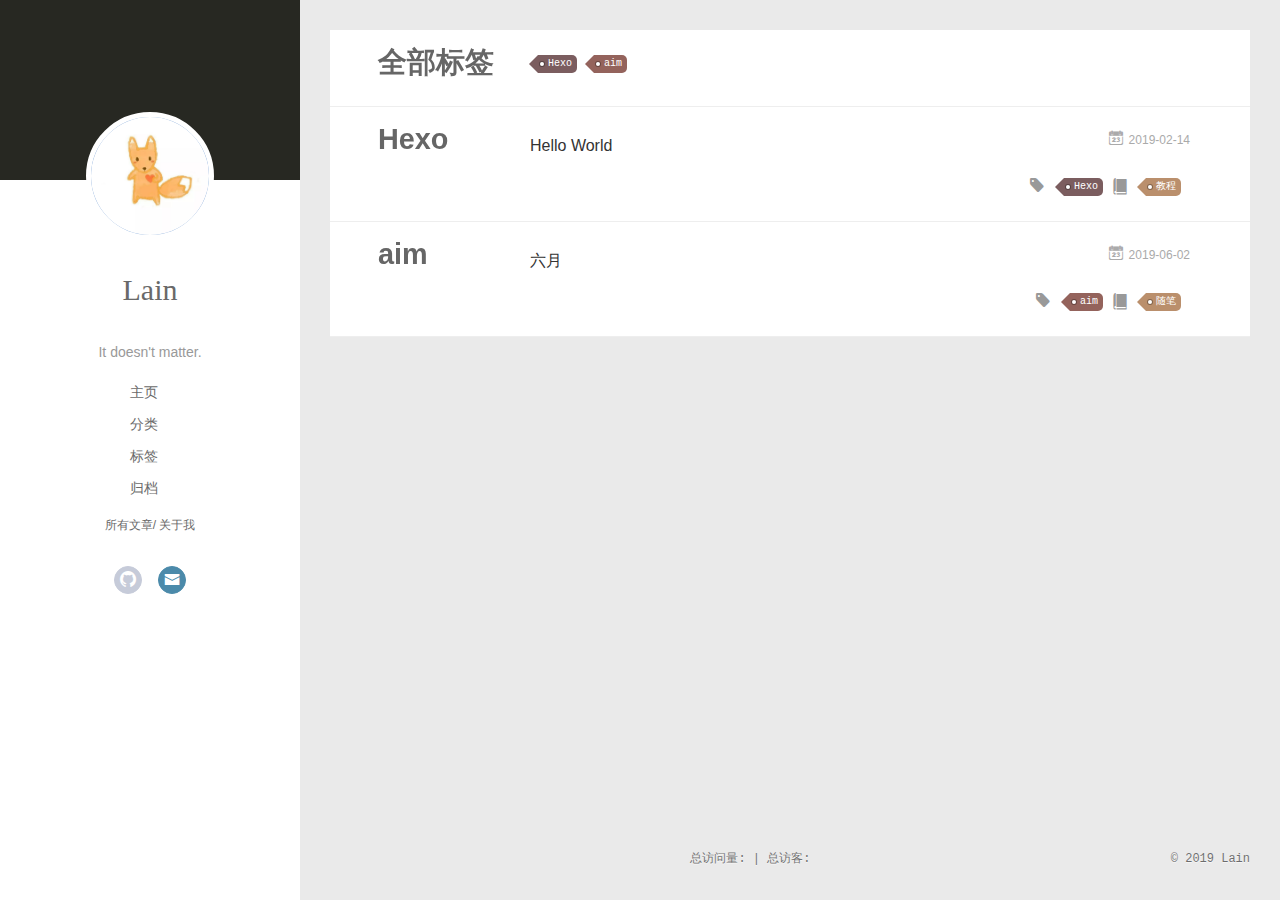
<file: tags/index.html>
<!DOCTYPE html>
<html>
<head><meta name="generator" content="Hexo 3.8.0">
  <meta charset="utf-8">
  
  <meta name="renderer" content="webkit">
  <meta http-equiv="X-UA-Compatible" content="IE=edge">
  <link rel="dns-prefetch" href="https://zhengsaishuo.github.io">
  <title>Lain&#39;s Blog</title>
  <meta name="viewport" content="width=device-width, initial-scale=1, maximum-scale=1">
  <meta name="description" content="云在青天水在瓶，自然自在保有永久的清明。">
<meta property="og:type" content="website">
<meta property="og:title" content="Lain&#39;s Blog">
<meta property="og:url" content="https://zhengsaishuo.github.io/tags/index.html">
<meta property="og:site_name" content="Lain&#39;s Blog">
<meta property="og:description" content="云在青天水在瓶，自然自在保有永久的清明。">
<meta property="og:locale" content="zh-CN">
<meta property="og:updated_time" content="2019-06-02T02:46:33.618Z">
<meta name="twitter:card" content="summary">
<meta name="twitter:title" content="Lain&#39;s Blog">
<meta name="twitter:description" content="云在青天水在瓶，自然自在保有永久的清明。">
  
  
    <link rel="icon" href="/img/favicon.png">
  
  <link rel="stylesheet" type="text/css" href="/./main.0cf68a.css">
  <style type="text/css">
  
    #container.show {
      background: linear-gradient(200deg,#a0cfe4,#e8c37e);
    }
  </style>
  

  

</head>
</html>
<body>
  <div id="container" q-class="show:isCtnShow">
    <canvas id="anm-canvas" class="anm-canvas"></canvas>
    <div class="left-col" q-class="show:isShow">
      
<div class="overlay" style="background: #272822"></div>
<div class="intrude-less">
	<header id="header" class="inner">
		<a href="https://zhengsaishuo.github.io" class="profilepic">
			<img src="/img/avatar.jpg" class="js-avatar">
		</a>
		<hgroup>
		  <h1 class="header-author"><a href="https://zhengsaishuo.github.io">Lain</a></h1>
		</hgroup>
		
		<p class="header-subtitle">It doesn&#39;t matter.</p>
		

		<nav class="header-menu">
			<ul>
			
				<li><a href="/">主页</a></li>
	        
				<li><a href="/categories">分类</a></li>
	        
				<li><a href="/tags">标签</a></li>
	        
				<li><a href="/archives">归档</a></li>
	        
			</ul>
		</nav>
		<nav class="header-smart-menu">
    		
    			
    			<a q-on="click: openSlider(e, 'innerArchive')" href="javascript:void(0)">所有文章</a>
    			
            
    			
    			<a q-on="click: openSlider(e, 'aboutme')" href="javascript:void(0)">关于我</a>
    			
            
		</nav>
		<nav class="header-nav">
			<div class="social">
				
					<a class="github" target="_blank" href="https://github.com/zhengsaishuo" title="github"><i class="icon-github"></i></a>
		        
					<a class="mail" target="_blank" href="mailto:591039822@qq.com" title="mail"><i class="icon-mail"></i></a>
		        
			</div>
		</nav>
	</header>		
</div>

    </div>
    <div class="mid-col" q-class="show:isShow,hide:isShow|isFalse">
      
<nav id="mobile-nav">
  	<div class="overlay js-overlay" style="background: #272822"></div>
	<div class="btnctn js-mobile-btnctn">
  		<div class="slider-trigger list" q-on="click: openSlider(e)"><i class="icon icon-sort"></i></div>
	</div>
	<div class="intrude-less">
		<header id="header" class="inner">
			<div class="profilepic">
				<img src="/img/avatar.jpg" class="js-avatar">
			</div>
			<hgroup>
			  <h1 class="header-author js-header-author">Lain</h1>
			</hgroup>
			
			<p class="header-subtitle"><i class="icon icon-quo-left"></i>It doesn&#39;t matter.<i class="icon icon-quo-right"></i></p>
			
			
			
				
			
				
			
				
			
				
			
			
			
			<nav class="header-nav">
				<div class="social">
					
						<a class="github" target="_blank" href="https://github.com/zhengsaishuo" title="github"><i class="icon-github"></i></a>
			        
						<a class="mail" target="_blank" href="mailto:591039822@qq.com" title="mail"><i class="icon-mail"></i></a>
			        
				</div>
			</nav>

			<nav class="header-menu js-header-menu">
				<ul style="width: 70%">
				
				
					<li style="width: 25%"><a href="/">主页</a></li>
		        
					<li style="width: 25%"><a href="/categories">分类</a></li>
		        
					<li style="width: 25%"><a href="/tags">标签</a></li>
		        
					<li style="width: 25%"><a href="/archives">归档</a></li>
		        
				</ul>
			</nav>
		</header>				
	</div>
	<div class="mobile-mask" style="display:none" q-show="isShow"></div>
</nav>

      <div id="wrapper" class="body-wrap">
        <div class="menu-l">
          <div class="canvas-wrap">
            <canvas data-colors="#eaeaea" data-sectionHeight="100" data-contentId="js-content" id="myCanvas1" class="anm-canvas"></canvas>
          </div>
          <div id="js-content" class="content-ll">
            
    <section class="archives-wrap">
	<div class="archive-year-wrap">
	  <a href="#" class="archive-year">全部标签</a>
	</div>
	<div class="archives">
	  <article class="archive-article archive-type-category">
		<div class="archive-article-inner">
		  <header class="archive-article-header">
			<div class="article-info">
			  <div class="article-category tagcloud">
				<ul class="article-tag-list">
				   
					<li class="article-tag-list-item">
					  <a href="/tags/Hexo//" class="article-tag-list-link color5">Hexo</a>
					</li>
				   
					<li class="article-tag-list-item">
					  <a href="/tags/aim//" class="article-tag-list-link color4">aim</a>
					</li>
				  
				</ul>
			  </div>
			</div>
		  </header>
		</div>
	  </article>
	</div>
  </section>
  
	<section class="archives-wrap">
	  <div class="archive-year-wrap">
		<a href="/tags/Hexo/" class="archive-year">Hexo</a>
	  </div>
	  <div class="archives">
		
		
		  
		  
			
			  
			
		  
		  
			
			<article class="archive-article archive-type-post">
  <div class="archive-article-inner">
    <header class="archive-article-header">
      	<div class="article-meta">
	      	<a href="/2019/02/14/hello-world/" class="archive-article-date">
  	<time datetime="2019-02-14T01:07:43.919Z" itemprop="datePublished"><i class="icon-calendar icon"></i>2019-02-14</time>
</a>
        </div>
    	 
  
    <h1 itemprop="name">
      <a class="archive-article-title" href="/2019/02/14/hello-world/">Hello World</a>
    </h1>
  

        <div class="article-info info-on-right">
          
	<div class="article-tag tagcloud">
		<i class="icon-price-tags icon"></i>
		<ul class="article-tag-list">
			 
        		<li class="article-tag-list-item">
        			<a href="javascript:void(0)" class="js-tag article-tag-list-link color5">Hexo</a>
        		</li>
      		
		</ul>
	</div>

          
	<div class="article-category tagcloud">
		<i class="icon-book icon"></i>
		<ul class="article-tag-list">
			 
        		<li class="article-tag-list-item">
        			<a href="/categories/教程//" class="article-tag-list-link color3">教程</a>
        		</li>
      		
		</ul>
	</div>


        </div>
        <div class="clearfix"></div>
    </header>
  </div>
</article>
		  
		
		  
		  
			
		  
		  
		
	  </div>
	</section>
  
	<section class="archives-wrap">
	  <div class="archive-year-wrap">
		<a href="/tags/aim/" class="archive-year">aim</a>
	  </div>
	  <div class="archives">
		
		
		  
		  
			
		  
		  
		
		  
		  
			
			  
			
		  
		  
			
			<article class="archive-article archive-type-post">
  <div class="archive-article-inner">
    <header class="archive-article-header">
      	<div class="article-meta">
	      	<a href="/2019/06/02/new_start/" class="archive-article-date">
  	<time datetime="2019-06-02T01:42:58.104Z" itemprop="datePublished"><i class="icon-calendar icon"></i>2019-06-02</time>
</a>
        </div>
    	 
  
    <h1 itemprop="name">
      <a class="archive-article-title" href="/2019/06/02/new_start/">六月</a>
    </h1>
  

        <div class="article-info info-on-right">
          
	<div class="article-tag tagcloud">
		<i class="icon-price-tags icon"></i>
		<ul class="article-tag-list">
			 
        		<li class="article-tag-list-item">
        			<a href="javascript:void(0)" class="js-tag article-tag-list-link color4">aim</a>
        		</li>
      		
		</ul>
	</div>

          
	<div class="article-category tagcloud">
		<i class="icon-book icon"></i>
		<ul class="article-tag-list">
			 
        		<li class="article-tag-list-item">
        			<a href="/categories/随笔//" class="article-tag-list-link color3">随笔</a>
        		</li>
      		
		</ul>
	</div>


        </div>
        <div class="clearfix"></div>
    </header>
  </div>
</article>
		  
		
	  </div>
	</section>
  
  
          </div>
        </div>
      </div>
      
<footer id="footer">
  <div class="outer">
    <div id="footer-info">
    	<div class="footer-right">
    		&copy; 2019 Lain
    	</div>
      	<!-- <div class="footer-right">
      		<a href="http://hexo.io/" target="_blank">Hexo</a>  Theme <a href="https://github.com/litten/hexo-theme-yilia" target="_blank">Yilia</a> by Litten
				</div> -->
				<div calss="count-span">
					<span id="busuanzi_container_site_pv">
					总访问量: <span id="busuanzi_value_site_pv"></span>|
					</span>
					<span id="busuanzi_container_site_uv">
					总访客: <span id="busuanzi_value_site_uv"></span>
					</span>
			</div>
			<!-- 根据个人喜好在相应位置添加以上代码 -->
			
			<script async src="//busuanzi.ibruce.info/busuanzi/2.3/busuanzi.pure.mini.js"></script>
    </div>
  </div>
</footer>
<!--页面点击小红心-->
<script type="text/javascript" src="/love.js"></script>
    </div>
    <script>
	var yiliaConfig = {
		mathjax: true,
		isHome: false,
		isPost: false,
		isArchive: false,
		isTag: false,
		isCategory: false,
		open_in_new: false,
		toc_hide_index: true,
		root: "/",
		innerArchive: true,
		showTags: true
	}
</script>

<script>!function(t){function n(e){if(r[e])return r[e].exports;var i=r[e]={exports:{},id:e,loaded:!1};return t[e].call(i.exports,i,i.exports,n),i.loaded=!0,i.exports}var r={};n.m=t,n.c=r,n.p="./",n(0)}([function(t,n,r){r(195),t.exports=r(191)},function(t,n,r){var e=r(3),i=r(52),o=r(27),u=r(28),c=r(53),f="prototype",a=function(t,n,r){var s,l,h,v,p=t&a.F,d=t&a.G,y=t&a.S,g=t&a.P,b=t&a.B,m=d?e:y?e[n]||(e[n]={}):(e[n]||{})[f],x=d?i:i[n]||(i[n]={}),w=x[f]||(x[f]={});d&&(r=n);for(s in r)l=!p&&m&&void 0!==m[s],h=(l?m:r)[s],v=b&&l?c(h,e):g&&"function"==typeof h?c(Function.call,h):h,m&&u(m,s,h,t&a.U),x[s]!=h&&o(x,s,v),g&&w[s]!=h&&(w[s]=h)};e.core=i,a.F=1,a.G=2,a.S=4,a.P=8,a.B=16,a.W=32,a.U=64,a.R=128,t.exports=a},function(t,n,r){var e=r(6);t.exports=function(t){if(!e(t))throw TypeError(t+" is not an object!");return t}},function(t,n){var r=t.exports="undefined"!=typeof window&&window.Math==Math?window:"undefined"!=typeof self&&self.Math==Math?self:Function("return this")();"number"==typeof __g&&(__g=r)},function(t,n){t.exports=function(t){try{return!!t()}catch(t){return!0}}},function(t,n){var r=t.exports="undefined"!=typeof window&&window.Math==Math?window:"undefined"!=typeof self&&self.Math==Math?self:Function("return this")();"number"==typeof __g&&(__g=r)},function(t,n){t.exports=function(t){return"object"==typeof t?null!==t:"function"==typeof t}},function(t,n,r){var e=r(126)("wks"),i=r(76),o=r(3).Symbol,u="function"==typeof o;(t.exports=function(t){return e[t]||(e[t]=u&&o[t]||(u?o:i)("Symbol."+t))}).store=e},function(t,n){var r={}.hasOwnProperty;t.exports=function(t,n){return r.call(t,n)}},function(t,n,r){var e=r(94),i=r(33);t.exports=function(t){return e(i(t))}},function(t,n,r){t.exports=!r(4)(function(){return 7!=Object.defineProperty({},"a",{get:function(){return 7}}).a})},function(t,n,r){var e=r(2),i=r(167),o=r(50),u=Object.defineProperty;n.f=r(10)?Object.defineProperty:function(t,n,r){if(e(t),n=o(n,!0),e(r),i)try{return u(t,n,r)}catch(t){}if("get"in r||"set"in r)throw TypeError("Accessors not supported!");return"value"in r&&(t[n]=r.value),t}},function(t,n,r){t.exports=!r(18)(function(){return 7!=Object.defineProperty({},"a",{get:function(){return 7}}).a})},function(t,n,r){var e=r(14),i=r(22);t.exports=r(12)?function(t,n,r){return e.f(t,n,i(1,r))}:function(t,n,r){return t[n]=r,t}},function(t,n,r){var e=r(20),i=r(58),o=r(42),u=Object.defineProperty;n.f=r(12)?Object.defineProperty:function(t,n,r){if(e(t),n=o(n,!0),e(r),i)try{return u(t,n,r)}catch(t){}if("get"in r||"set"in r)throw TypeError("Accessors not supported!");return"value"in r&&(t[n]=r.value),t}},function(t,n,r){var e=r(40)("wks"),i=r(23),o=r(5).Symbol,u="function"==typeof o;(t.exports=function(t){return e[t]||(e[t]=u&&o[t]||(u?o:i)("Symbol."+t))}).store=e},function(t,n,r){var e=r(67),i=Math.min;t.exports=function(t){return t>0?i(e(t),9007199254740991):0}},function(t,n,r){var e=r(46);t.exports=function(t){return Object(e(t))}},function(t,n){t.exports=function(t){try{return!!t()}catch(t){return!0}}},function(t,n,r){var e=r(63),i=r(34);t.exports=Object.keys||function(t){return e(t,i)}},function(t,n,r){var e=r(21);t.exports=function(t){if(!e(t))throw TypeError(t+" is not an object!");return t}},function(t,n){t.exports=function(t){return"object"==typeof t?null!==t:"function"==typeof t}},function(t,n){t.exports=function(t,n){return{enumerable:!(1&t),configurable:!(2&t),writable:!(4&t),value:n}}},function(t,n){var r=0,e=Math.random();t.exports=function(t){return"Symbol(".concat(void 0===t?"":t,")_",(++r+e).toString(36))}},function(t,n){var r={}.hasOwnProperty;t.exports=function(t,n){return r.call(t,n)}},function(t,n){var r=t.exports={version:"2.4.0"};"number"==typeof __e&&(__e=r)},function(t,n){t.exports=function(t){if("function"!=typeof t)throw TypeError(t+" is not a function!");return t}},function(t,n,r){var e=r(11),i=r(66);t.exports=r(10)?function(t,n,r){return e.f(t,n,i(1,r))}:function(t,n,r){return t[n]=r,t}},function(t,n,r){var e=r(3),i=r(27),o=r(24),u=r(76)("src"),c="toString",f=Function[c],a=(""+f).split(c);r(52).inspectSource=function(t){return f.call(t)},(t.exports=function(t,n,r,c){var f="function"==typeof r;f&&(o(r,"name")||i(r,"name",n)),t[n]!==r&&(f&&(o(r,u)||i(r,u,t[n]?""+t[n]:a.join(String(n)))),t===e?t[n]=r:c?t[n]?t[n]=r:i(t,n,r):(delete t[n],i(t,n,r)))})(Function.prototype,c,function(){return"function"==typeof this&&this[u]||f.call(this)})},function(t,n,r){var e=r(1),i=r(4),o=r(46),u=function(t,n,r,e){var i=String(o(t)),u="<"+n;return""!==r&&(u+=" "+r+'="'+String(e).replace(/"/g,"&quot;")+'"'),u+">"+i+"</"+n+">"};t.exports=function(t,n){var r={};r[t]=n(u),e(e.P+e.F*i(function(){var n=""[t]('"');return n!==n.toLowerCase()||n.split('"').length>3}),"String",r)}},function(t,n,r){var e=r(115),i=r(46);t.exports=function(t){return e(i(t))}},function(t,n,r){var e=r(116),i=r(66),o=r(30),u=r(50),c=r(24),f=r(167),a=Object.getOwnPropertyDescriptor;n.f=r(10)?a:function(t,n){if(t=o(t),n=u(n,!0),f)try{return a(t,n)}catch(t){}if(c(t,n))return i(!e.f.call(t,n),t[n])}},function(t,n,r){var e=r(24),i=r(17),o=r(145)("IE_PROTO"),u=Object.prototype;t.exports=Object.getPrototypeOf||function(t){return t=i(t),e(t,o)?t[o]:"function"==typeof t.constructor&&t instanceof t.constructor?t.constructor.prototype:t instanceof Object?u:null}},function(t,n){t.exports=function(t){if(void 0==t)throw TypeError("Can't call method on  "+t);return t}},function(t,n){t.exports="constructor,hasOwnProperty,isPrototypeOf,propertyIsEnumerable,toLocaleString,toString,valueOf".split(",")},function(t,n){t.exports={}},function(t,n){t.exports=!0},function(t,n){n.f={}.propertyIsEnumerable},function(t,n,r){var e=r(14).f,i=r(8),o=r(15)("toStringTag");t.exports=function(t,n,r){t&&!i(t=r?t:t.prototype,o)&&e(t,o,{configurable:!0,value:n})}},function(t,n,r){var e=r(40)("keys"),i=r(23);t.exports=function(t){return e[t]||(e[t]=i(t))}},function(t,n,r){var e=r(5),i="__core-js_shared__",o=e[i]||(e[i]={});t.exports=function(t){return o[t]||(o[t]={})}},function(t,n){var r=Math.ceil,e=Math.floor;t.exports=function(t){return isNaN(t=+t)?0:(t>0?e:r)(t)}},function(t,n,r){var e=r(21);t.exports=function(t,n){if(!e(t))return t;var r,i;if(n&&"function"==typeof(r=t.toString)&&!e(i=r.call(t)))return i;if("function"==typeof(r=t.valueOf)&&!e(i=r.call(t)))return i;if(!n&&"function"==typeof(r=t.toString)&&!e(i=r.call(t)))return i;throw TypeError("Can't convert object to primitive value")}},function(t,n,r){var e=r(5),i=r(25),o=r(36),u=r(44),c=r(14).f;t.exports=function(t){var n=i.Symbol||(i.Symbol=o?{}:e.Symbol||{});"_"==t.charAt(0)||t in n||c(n,t,{value:u.f(t)})}},function(t,n,r){n.f=r(15)},function(t,n){var r={}.toString;t.exports=function(t){return r.call(t).slice(8,-1)}},function(t,n){t.exports=function(t){if(void 0==t)throw TypeError("Can't call method on  "+t);return t}},function(t,n,r){var e=r(4);t.exports=function(t,n){return!!t&&e(function(){n?t.call(null,function(){},1):t.call(null)})}},function(t,n,r){var e=r(53),i=r(115),o=r(17),u=r(16),c=r(203);t.exports=function(t,n){var r=1==t,f=2==t,a=3==t,s=4==t,l=6==t,h=5==t||l,v=n||c;return function(n,c,p){for(var d,y,g=o(n),b=i(g),m=e(c,p,3),x=u(b.length),w=0,S=r?v(n,x):f?v(n,0):void 0;x>w;w++)if((h||w in b)&&(d=b[w],y=m(d,w,g),t))if(r)S[w]=y;else if(y)switch(t){case 3:return!0;case 5:return d;case 6:return w;case 2:S.push(d)}else if(s)return!1;return l?-1:a||s?s:S}}},function(t,n,r){var e=r(1),i=r(52),o=r(4);t.exports=function(t,n){var r=(i.Object||{})[t]||Object[t],u={};u[t]=n(r),e(e.S+e.F*o(function(){r(1)}),"Object",u)}},function(t,n,r){var e=r(6);t.exports=function(t,n){if(!e(t))return t;var r,i;if(n&&"function"==typeof(r=t.toString)&&!e(i=r.call(t)))return i;if("function"==typeof(r=t.valueOf)&&!e(i=r.call(t)))return i;if(!n&&"function"==typeof(r=t.toString)&&!e(i=r.call(t)))return i;throw TypeError("Can't convert object to primitive value")}},function(t,n,r){var e=r(5),i=r(25),o=r(91),u=r(13),c="prototype",f=function(t,n,r){var a,s,l,h=t&f.F,v=t&f.G,p=t&f.S,d=t&f.P,y=t&f.B,g=t&f.W,b=v?i:i[n]||(i[n]={}),m=b[c],x=v?e:p?e[n]:(e[n]||{})[c];v&&(r=n);for(a in r)(s=!h&&x&&void 0!==x[a])&&a in b||(l=s?x[a]:r[a],b[a]=v&&"function"!=typeof x[a]?r[a]:y&&s?o(l,e):g&&x[a]==l?function(t){var n=function(n,r,e){if(this instanceof t){switch(arguments.length){case 0:return new t;case 1:return new t(n);case 2:return new t(n,r)}return new t(n,r,e)}return t.apply(this,arguments)};return n[c]=t[c],n}(l):d&&"function"==typeof l?o(Function.call,l):l,d&&((b.virtual||(b.virtual={}))[a]=l,t&f.R&&m&&!m[a]&&u(m,a,l)))};f.F=1,f.G=2,f.S=4,f.P=8,f.B=16,f.W=32,f.U=64,f.R=128,t.exports=f},function(t,n){var r=t.exports={version:"2.4.0"};"number"==typeof __e&&(__e=r)},function(t,n,r){var e=r(26);t.exports=function(t,n,r){if(e(t),void 0===n)return t;switch(r){case 1:return function(r){return t.call(n,r)};case 2:return function(r,e){return t.call(n,r,e)};case 3:return function(r,e,i){return t.call(n,r,e,i)}}return function(){return t.apply(n,arguments)}}},function(t,n,r){var e=r(183),i=r(1),o=r(126)("metadata"),u=o.store||(o.store=new(r(186))),c=function(t,n,r){var i=u.get(t);if(!i){if(!r)return;u.set(t,i=new e)}var o=i.get(n);if(!o){if(!r)return;i.set(n,o=new e)}return o},f=function(t,n,r){var e=c(n,r,!1);return void 0!==e&&e.has(t)},a=function(t,n,r){var e=c(n,r,!1);return void 0===e?void 0:e.get(t)},s=function(t,n,r,e){c(r,e,!0).set(t,n)},l=function(t,n){var r=c(t,n,!1),e=[];return r&&r.forEach(function(t,n){e.push(n)}),e},h=function(t){return void 0===t||"symbol"==typeof t?t:String(t)},v=function(t){i(i.S,"Reflect",t)};t.exports={store:u,map:c,has:f,get:a,set:s,keys:l,key:h,exp:v}},function(t,n,r){"use strict";if(r(10)){var e=r(69),i=r(3),o=r(4),u=r(1),c=r(127),f=r(152),a=r(53),s=r(68),l=r(66),h=r(27),v=r(73),p=r(67),d=r(16),y=r(75),g=r(50),b=r(24),m=r(180),x=r(114),w=r(6),S=r(17),_=r(137),O=r(70),E=r(32),P=r(71).f,j=r(154),F=r(76),M=r(7),A=r(48),N=r(117),T=r(146),I=r(155),k=r(80),L=r(123),R=r(74),C=r(130),D=r(160),U=r(11),W=r(31),G=U.f,B=W.f,V=i.RangeError,z=i.TypeError,q=i.Uint8Array,K="ArrayBuffer",J="Shared"+K,Y="BYTES_PER_ELEMENT",H="prototype",$=Array[H],X=f.ArrayBuffer,Q=f.DataView,Z=A(0),tt=A(2),nt=A(3),rt=A(4),et=A(5),it=A(6),ot=N(!0),ut=N(!1),ct=I.values,ft=I.keys,at=I.entries,st=$.lastIndexOf,lt=$.reduce,ht=$.reduceRight,vt=$.join,pt=$.sort,dt=$.slice,yt=$.toString,gt=$.toLocaleString,bt=M("iterator"),mt=M("toStringTag"),xt=F("typed_constructor"),wt=F("def_constructor"),St=c.CONSTR,_t=c.TYPED,Ot=c.VIEW,Et="Wrong length!",Pt=A(1,function(t,n){return Tt(T(t,t[wt]),n)}),jt=o(function(){return 1===new q(new Uint16Array([1]).buffer)[0]}),Ft=!!q&&!!q[H].set&&o(function(){new q(1).set({})}),Mt=function(t,n){if(void 0===t)throw z(Et);var r=+t,e=d(t);if(n&&!m(r,e))throw V(Et);return e},At=function(t,n){var r=p(t);if(r<0||r%n)throw V("Wrong offset!");return r},Nt=function(t){if(w(t)&&_t in t)return t;throw z(t+" is not a typed array!")},Tt=function(t,n){if(!(w(t)&&xt in t))throw z("It is not a typed array constructor!");return new t(n)},It=function(t,n){return kt(T(t,t[wt]),n)},kt=function(t,n){for(var r=0,e=n.length,i=Tt(t,e);e>r;)i[r]=n[r++];return i},Lt=function(t,n,r){G(t,n,{get:function(){return this._d[r]}})},Rt=function(t){var n,r,e,i,o,u,c=S(t),f=arguments.length,s=f>1?arguments[1]:void 0,l=void 0!==s,h=j(c);if(void 0!=h&&!_(h)){for(u=h.call(c),e=[],n=0;!(o=u.next()).done;n++)e.push(o.value);c=e}for(l&&f>2&&(s=a(s,arguments[2],2)),n=0,r=d(c.length),i=Tt(this,r);r>n;n++)i[n]=l?s(c[n],n):c[n];return i},Ct=function(){for(var t=0,n=arguments.length,r=Tt(this,n);n>t;)r[t]=arguments[t++];return r},Dt=!!q&&o(function(){gt.call(new q(1))}),Ut=function(){return gt.apply(Dt?dt.call(Nt(this)):Nt(this),arguments)},Wt={copyWithin:function(t,n){return D.call(Nt(this),t,n,arguments.length>2?arguments[2]:void 0)},every:function(t){return rt(Nt(this),t,arguments.length>1?arguments[1]:void 0)},fill:function(t){return C.apply(Nt(this),arguments)},filter:function(t){return It(this,tt(Nt(this),t,arguments.length>1?arguments[1]:void 0))},find:function(t){return et(Nt(this),t,arguments.length>1?arguments[1]:void 0)},findIndex:function(t){return it(Nt(this),t,arguments.length>1?arguments[1]:void 0)},forEach:function(t){Z(Nt(this),t,arguments.length>1?arguments[1]:void 0)},indexOf:function(t){return ut(Nt(this),t,arguments.length>1?arguments[1]:void 0)},includes:function(t){return ot(Nt(this),t,arguments.length>1?arguments[1]:void 0)},join:function(t){return vt.apply(Nt(this),arguments)},lastIndexOf:function(t){return st.apply(Nt(this),arguments)},map:function(t){return Pt(Nt(this),t,arguments.length>1?arguments[1]:void 0)},reduce:function(t){return lt.apply(Nt(this),arguments)},reduceRight:function(t){return ht.apply(Nt(this),arguments)},reverse:function(){for(var t,n=this,r=Nt(n).length,e=Math.floor(r/2),i=0;i<e;)t=n[i],n[i++]=n[--r],n[r]=t;return n},some:function(t){return nt(Nt(this),t,arguments.length>1?arguments[1]:void 0)},sort:function(t){return pt.call(Nt(this),t)},subarray:function(t,n){var r=Nt(this),e=r.length,i=y(t,e);return new(T(r,r[wt]))(r.buffer,r.byteOffset+i*r.BYTES_PER_ELEMENT,d((void 0===n?e:y(n,e))-i))}},Gt=function(t,n){return It(this,dt.call(Nt(this),t,n))},Bt=function(t){Nt(this);var n=At(arguments[1],1),r=this.length,e=S(t),i=d(e.length),o=0;if(i+n>r)throw V(Et);for(;o<i;)this[n+o]=e[o++]},Vt={entries:function(){return at.call(Nt(this))},keys:function(){return ft.call(Nt(this))},values:function(){return ct.call(Nt(this))}},zt=function(t,n){return w(t)&&t[_t]&&"symbol"!=typeof n&&n in t&&String(+n)==String(n)},qt=function(t,n){return zt(t,n=g(n,!0))?l(2,t[n]):B(t,n)},Kt=function(t,n,r){return!(zt(t,n=g(n,!0))&&w(r)&&b(r,"value"))||b(r,"get")||b(r,"set")||r.configurable||b(r,"writable")&&!r.writable||b(r,"enumerable")&&!r.enumerable?G(t,n,r):(t[n]=r.value,t)};St||(W.f=qt,U.f=Kt),u(u.S+u.F*!St,"Object",{getOwnPropertyDescriptor:qt,defineProperty:Kt}),o(function(){yt.call({})})&&(yt=gt=function(){return vt.call(this)});var Jt=v({},Wt);v(Jt,Vt),h(Jt,bt,Vt.values),v(Jt,{slice:Gt,set:Bt,constructor:function(){},toString:yt,toLocaleString:Ut}),Lt(Jt,"buffer","b"),Lt(Jt,"byteOffset","o"),Lt(Jt,"byteLength","l"),Lt(Jt,"length","e"),G(Jt,mt,{get:function(){return this[_t]}}),t.exports=function(t,n,r,f){f=!!f;var a=t+(f?"Clamped":"")+"Array",l="Uint8Array"!=a,v="get"+t,p="set"+t,y=i[a],g=y||{},b=y&&E(y),m=!y||!c.ABV,S={},_=y&&y[H],j=function(t,r){var e=t._d;return e.v[v](r*n+e.o,jt)},F=function(t,r,e){var i=t._d;f&&(e=(e=Math.round(e))<0?0:e>255?255:255&e),i.v[p](r*n+i.o,e,jt)},M=function(t,n){G(t,n,{get:function(){return j(this,n)},set:function(t){return F(this,n,t)},enumerable:!0})};m?(y=r(function(t,r,e,i){s(t,y,a,"_d");var o,u,c,f,l=0,v=0;if(w(r)){if(!(r instanceof X||(f=x(r))==K||f==J))return _t in r?kt(y,r):Rt.call(y,r);o=r,v=At(e,n);var p=r.byteLength;if(void 0===i){if(p%n)throw V(Et);if((u=p-v)<0)throw V(Et)}else if((u=d(i)*n)+v>p)throw V(Et);c=u/n}else c=Mt(r,!0),u=c*n,o=new X(u);for(h(t,"_d",{b:o,o:v,l:u,e:c,v:new Q(o)});l<c;)M(t,l++)}),_=y[H]=O(Jt),h(_,"constructor",y)):L(function(t){new y(null),new y(t)},!0)||(y=r(function(t,r,e,i){s(t,y,a);var o;return w(r)?r instanceof X||(o=x(r))==K||o==J?void 0!==i?new g(r,At(e,n),i):void 0!==e?new g(r,At(e,n)):new g(r):_t in r?kt(y,r):Rt.call(y,r):new g(Mt(r,l))}),Z(b!==Function.prototype?P(g).concat(P(b)):P(g),function(t){t in y||h(y,t,g[t])}),y[H]=_,e||(_.constructor=y));var A=_[bt],N=!!A&&("values"==A.name||void 0==A.name),T=Vt.values;h(y,xt,!0),h(_,_t,a),h(_,Ot,!0),h(_,wt,y),(f?new y(1)[mt]==a:mt in _)||G(_,mt,{get:function(){return a}}),S[a]=y,u(u.G+u.W+u.F*(y!=g),S),u(u.S,a,{BYTES_PER_ELEMENT:n,from:Rt,of:Ct}),Y in _||h(_,Y,n),u(u.P,a,Wt),R(a),u(u.P+u.F*Ft,a,{set:Bt}),u(u.P+u.F*!N,a,Vt),u(u.P+u.F*(_.toString!=yt),a,{toString:yt}),u(u.P+u.F*o(function(){new y(1).slice()}),a,{slice:Gt}),u(u.P+u.F*(o(function(){return[1,2].toLocaleString()!=new y([1,2]).toLocaleString()})||!o(function(){_.toLocaleString.call([1,2])})),a,{toLocaleString:Ut}),k[a]=N?A:T,e||N||h(_,bt,T)}}else t.exports=function(){}},function(t,n){var r={}.toString;t.exports=function(t){return r.call(t).slice(8,-1)}},function(t,n,r){var e=r(21),i=r(5).document,o=e(i)&&e(i.createElement);t.exports=function(t){return o?i.createElement(t):{}}},function(t,n,r){t.exports=!r(12)&&!r(18)(function(){return 7!=Object.defineProperty(r(57)("div"),"a",{get:function(){return 7}}).a})},function(t,n,r){"use strict";var e=r(36),i=r(51),o=r(64),u=r(13),c=r(8),f=r(35),a=r(96),s=r(38),l=r(103),h=r(15)("iterator"),v=!([].keys&&"next"in[].keys()),p="keys",d="values",y=function(){return this};t.exports=function(t,n,r,g,b,m,x){a(r,n,g);var w,S,_,O=function(t){if(!v&&t in F)return F[t];switch(t){case p:case d:return function(){return new r(this,t)}}return function(){return new r(this,t)}},E=n+" Iterator",P=b==d,j=!1,F=t.prototype,M=F[h]||F["@@iterator"]||b&&F[b],A=M||O(b),N=b?P?O("entries"):A:void 0,T="Array"==n?F.entries||M:M;if(T&&(_=l(T.call(new t)))!==Object.prototype&&(s(_,E,!0),e||c(_,h)||u(_,h,y)),P&&M&&M.name!==d&&(j=!0,A=function(){return M.call(this)}),e&&!x||!v&&!j&&F[h]||u(F,h,A),f[n]=A,f[E]=y,b)if(w={values:P?A:O(d),keys:m?A:O(p),entries:N},x)for(S in w)S in F||o(F,S,w[S]);else i(i.P+i.F*(v||j),n,w);return w}},function(t,n,r){var e=r(20),i=r(100),o=r(34),u=r(39)("IE_PROTO"),c=function(){},f="prototype",a=function(){var t,n=r(57)("iframe"),e=o.length;for(n.style.display="none",r(93).appendChild(n),n.src="javascript:",t=n.contentWindow.document,t.open(),t.write("<script>document.F=Object<\/script>"),t.close(),a=t.F;e--;)delete a[f][o[e]];return a()};t.exports=Object.create||function(t,n){var r;return null!==t?(c[f]=e(t),r=new c,c[f]=null,r[u]=t):r=a(),void 0===n?r:i(r,n)}},function(t,n,r){var e=r(63),i=r(34).concat("length","prototype");n.f=Object.getOwnPropertyNames||function(t){return e(t,i)}},function(t,n){n.f=Object.getOwnPropertySymbols},function(t,n,r){var e=r(8),i=r(9),o=r(90)(!1),u=r(39)("IE_PROTO");t.exports=function(t,n){var r,c=i(t),f=0,a=[];for(r in c)r!=u&&e(c,r)&&a.push(r);for(;n.length>f;)e(c,r=n[f++])&&(~o(a,r)||a.push(r));return a}},function(t,n,r){t.exports=r(13)},function(t,n,r){var e=r(76)("meta"),i=r(6),o=r(24),u=r(11).f,c=0,f=Object.isExtensible||function(){return!0},a=!r(4)(function(){return f(Object.preventExtensions({}))}),s=function(t){u(t,e,{value:{i:"O"+ ++c,w:{}}})},l=function(t,n){if(!i(t))return"symbol"==typeof t?t:("string"==typeof t?"S":"P")+t;if(!o(t,e)){if(!f(t))return"F";if(!n)return"E";s(t)}return t[e].i},h=function(t,n){if(!o(t,e)){if(!f(t))return!0;if(!n)return!1;s(t)}return t[e].w},v=function(t){return a&&p.NEED&&f(t)&&!o(t,e)&&s(t),t},p=t.exports={KEY:e,NEED:!1,fastKey:l,getWeak:h,onFreeze:v}},function(t,n){t.exports=function(t,n){return{enumerable:!(1&t),configurable:!(2&t),writable:!(4&t),value:n}}},function(t,n){var r=Math.ceil,e=Math.floor;t.exports=function(t){return isNaN(t=+t)?0:(t>0?e:r)(t)}},function(t,n){t.exports=function(t,n,r,e){if(!(t instanceof n)||void 0!==e&&e in t)throw TypeError(r+": incorrect invocation!");return t}},function(t,n){t.exports=!1},function(t,n,r){var e=r(2),i=r(173),o=r(133),u=r(145)("IE_PROTO"),c=function(){},f="prototype",a=function(){var t,n=r(132)("iframe"),e=o.length;for(n.style.display="none",r(135).appendChild(n),n.src="javascript:",t=n.contentWindow.document,t.open(),t.write("<script>document.F=Object<\/script>"),t.close(),a=t.F;e--;)delete a[f][o[e]];return a()};t.exports=Object.create||function(t,n){var r;return null!==t?(c[f]=e(t),r=new c,c[f]=null,r[u]=t):r=a(),void 0===n?r:i(r,n)}},function(t,n,r){var e=r(175),i=r(133).concat("length","prototype");n.f=Object.getOwnPropertyNames||function(t){return e(t,i)}},function(t,n,r){var e=r(175),i=r(133);t.exports=Object.keys||function(t){return e(t,i)}},function(t,n,r){var e=r(28);t.exports=function(t,n,r){for(var i in n)e(t,i,n[i],r);return t}},function(t,n,r){"use strict";var e=r(3),i=r(11),o=r(10),u=r(7)("species");t.exports=function(t){var n=e[t];o&&n&&!n[u]&&i.f(n,u,{configurable:!0,get:function(){return this}})}},function(t,n,r){var e=r(67),i=Math.max,o=Math.min;t.exports=function(t,n){return t=e(t),t<0?i(t+n,0):o(t,n)}},function(t,n){var r=0,e=Math.random();t.exports=function(t){return"Symbol(".concat(void 0===t?"":t,")_",(++r+e).toString(36))}},function(t,n,r){var e=r(33);t.exports=function(t){return Object(e(t))}},function(t,n,r){var e=r(7)("unscopables"),i=Array.prototype;void 0==i[e]&&r(27)(i,e,{}),t.exports=function(t){i[e][t]=!0}},function(t,n,r){var e=r(53),i=r(169),o=r(137),u=r(2),c=r(16),f=r(154),a={},s={},n=t.exports=function(t,n,r,l,h){var v,p,d,y,g=h?function(){return t}:f(t),b=e(r,l,n?2:1),m=0;if("function"!=typeof g)throw TypeError(t+" is not iterable!");if(o(g)){for(v=c(t.length);v>m;m++)if((y=n?b(u(p=t[m])[0],p[1]):b(t[m]))===a||y===s)return y}else for(d=g.call(t);!(p=d.next()).done;)if((y=i(d,b,p.value,n))===a||y===s)return y};n.BREAK=a,n.RETURN=s},function(t,n){t.exports={}},function(t,n,r){var e=r(11).f,i=r(24),o=r(7)("toStringTag");t.exports=function(t,n,r){t&&!i(t=r?t:t.prototype,o)&&e(t,o,{configurable:!0,value:n})}},function(t,n,r){var e=r(1),i=r(46),o=r(4),u=r(150),c="["+u+"]",f="​",a=RegExp("^"+c+c+"*"),s=RegExp(c+c+"*$"),l=function(t,n,r){var i={},c=o(function(){return!!u[t]()||f[t]()!=f}),a=i[t]=c?n(h):u[t];r&&(i[r]=a),e(e.P+e.F*c,"String",i)},h=l.trim=function(t,n){return t=String(i(t)),1&n&&(t=t.replace(a,"")),2&n&&(t=t.replace(s,"")),t};t.exports=l},function(t,n,r){t.exports={default:r(86),__esModule:!0}},function(t,n,r){t.exports={default:r(87),__esModule:!0}},function(t,n,r){"use strict";function e(t){return t&&t.__esModule?t:{default:t}}n.__esModule=!0;var i=r(84),o=e(i),u=r(83),c=e(u),f="function"==typeof c.default&&"symbol"==typeof o.default?function(t){return typeof t}:function(t){return t&&"function"==typeof c.default&&t.constructor===c.default&&t!==c.default.prototype?"symbol":typeof t};n.default="function"==typeof c.default&&"symbol"===f(o.default)?function(t){return void 0===t?"undefined":f(t)}:function(t){return t&&"function"==typeof c.default&&t.constructor===c.default&&t!==c.default.prototype?"symbol":void 0===t?"undefined":f(t)}},function(t,n,r){r(110),r(108),r(111),r(112),t.exports=r(25).Symbol},function(t,n,r){r(109),r(113),t.exports=r(44).f("iterator")},function(t,n){t.exports=function(t){if("function"!=typeof t)throw TypeError(t+" is not a function!");return t}},function(t,n){t.exports=function(){}},function(t,n,r){var e=r(9),i=r(106),o=r(105);t.exports=function(t){return function(n,r,u){var c,f=e(n),a=i(f.length),s=o(u,a);if(t&&r!=r){for(;a>s;)if((c=f[s++])!=c)return!0}else for(;a>s;s++)if((t||s in f)&&f[s]===r)return t||s||0;return!t&&-1}}},function(t,n,r){var e=r(88);t.exports=function(t,n,r){if(e(t),void 0===n)return t;switch(r){case 1:return function(r){return t.call(n,r)};case 2:return function(r,e){return t.call(n,r,e)};case 3:return function(r,e,i){return t.call(n,r,e,i)}}return function(){return t.apply(n,arguments)}}},function(t,n,r){var e=r(19),i=r(62),o=r(37);t.exports=function(t){var n=e(t),r=i.f;if(r)for(var u,c=r(t),f=o.f,a=0;c.length>a;)f.call(t,u=c[a++])&&n.push(u);return n}},function(t,n,r){t.exports=r(5).document&&document.documentElement},function(t,n,r){var e=r(56);t.exports=Object("z").propertyIsEnumerable(0)?Object:function(t){return"String"==e(t)?t.split(""):Object(t)}},function(t,n,r){var e=r(56);t.exports=Array.isArray||function(t){return"Array"==e(t)}},function(t,n,r){"use strict";var e=r(60),i=r(22),o=r(38),u={};r(13)(u,r(15)("iterator"),function(){return this}),t.exports=function(t,n,r){t.prototype=e(u,{next:i(1,r)}),o(t,n+" Iterator")}},function(t,n){t.exports=function(t,n){return{value:n,done:!!t}}},function(t,n,r){var e=r(19),i=r(9);t.exports=function(t,n){for(var r,o=i(t),u=e(o),c=u.length,f=0;c>f;)if(o[r=u[f++]]===n)return r}},function(t,n,r){var e=r(23)("meta"),i=r(21),o=r(8),u=r(14).f,c=0,f=Object.isExtensible||function(){return!0},a=!r(18)(function(){return f(Object.preventExtensions({}))}),s=function(t){u(t,e,{value:{i:"O"+ ++c,w:{}}})},l=function(t,n){if(!i(t))return"symbol"==typeof t?t:("string"==typeof t?"S":"P")+t;if(!o(t,e)){if(!f(t))return"F";if(!n)return"E";s(t)}return t[e].i},h=function(t,n){if(!o(t,e)){if(!f(t))return!0;if(!n)return!1;s(t)}return t[e].w},v=function(t){return a&&p.NEED&&f(t)&&!o(t,e)&&s(t),t},p=t.exports={KEY:e,NEED:!1,fastKey:l,getWeak:h,onFreeze:v}},function(t,n,r){var e=r(14),i=r(20),o=r(19);t.exports=r(12)?Object.defineProperties:function(t,n){i(t);for(var r,u=o(n),c=u.length,f=0;c>f;)e.f(t,r=u[f++],n[r]);return t}},function(t,n,r){var e=r(37),i=r(22),o=r(9),u=r(42),c=r(8),f=r(58),a=Object.getOwnPropertyDescriptor;n.f=r(12)?a:function(t,n){if(t=o(t),n=u(n,!0),f)try{return a(t,n)}catch(t){}if(c(t,n))return i(!e.f.call(t,n),t[n])}},function(t,n,r){var e=r(9),i=r(61).f,o={}.toString,u="object"==typeof window&&window&&Object.getOwnPropertyNames?Object.getOwnPropertyNames(window):[],c=function(t){try{return i(t)}catch(t){return u.slice()}};t.exports.f=function(t){return u&&"[object Window]"==o.call(t)?c(t):i(e(t))}},function(t,n,r){var e=r(8),i=r(77),o=r(39)("IE_PROTO"),u=Object.prototype;t.exports=Object.getPrototypeOf||function(t){return t=i(t),e(t,o)?t[o]:"function"==typeof t.constructor&&t instanceof t.constructor?t.constructor.prototype:t instanceof Object?u:null}},function(t,n,r){var e=r(41),i=r(33);t.exports=function(t){return function(n,r){var o,u,c=String(i(n)),f=e(r),a=c.length;return f<0||f>=a?t?"":void 0:(o=c.charCodeAt(f),o<55296||o>56319||f+1===a||(u=c.charCodeAt(f+1))<56320||u>57343?t?c.charAt(f):o:t?c.slice(f,f+2):u-56320+(o-55296<<10)+65536)}}},function(t,n,r){var e=r(41),i=Math.max,o=Math.min;t.exports=function(t,n){return t=e(t),t<0?i(t+n,0):o(t,n)}},function(t,n,r){var e=r(41),i=Math.min;t.exports=function(t){return t>0?i(e(t),9007199254740991):0}},function(t,n,r){"use strict";var e=r(89),i=r(97),o=r(35),u=r(9);t.exports=r(59)(Array,"Array",function(t,n){this._t=u(t),this._i=0,this._k=n},function(){var t=this._t,n=this._k,r=this._i++;return!t||r>=t.length?(this._t=void 0,i(1)):"keys"==n?i(0,r):"values"==n?i(0,t[r]):i(0,[r,t[r]])},"values"),o.Arguments=o.Array,e("keys"),e("values"),e("entries")},function(t,n){},function(t,n,r){"use strict";var e=r(104)(!0);r(59)(String,"String",function(t){this._t=String(t),this._i=0},function(){var t,n=this._t,r=this._i;return r>=n.length?{value:void 0,done:!0}:(t=e(n,r),this._i+=t.length,{value:t,done:!1})})},function(t,n,r){"use strict";var e=r(5),i=r(8),o=r(12),u=r(51),c=r(64),f=r(99).KEY,a=r(18),s=r(40),l=r(38),h=r(23),v=r(15),p=r(44),d=r(43),y=r(98),g=r(92),b=r(95),m=r(20),x=r(9),w=r(42),S=r(22),_=r(60),O=r(102),E=r(101),P=r(14),j=r(19),F=E.f,M=P.f,A=O.f,N=e.Symbol,T=e.JSON,I=T&&T.stringify,k="prototype",L=v("_hidden"),R=v("toPrimitive"),C={}.propertyIsEnumerable,D=s("symbol-registry"),U=s("symbols"),W=s("op-symbols"),G=Object[k],B="function"==typeof N,V=e.QObject,z=!V||!V[k]||!V[k].findChild,q=o&&a(function(){return 7!=_(M({},"a",{get:function(){return M(this,"a",{value:7}).a}})).a})?function(t,n,r){var e=F(G,n);e&&delete G[n],M(t,n,r),e&&t!==G&&M(G,n,e)}:M,K=function(t){var n=U[t]=_(N[k]);return n._k=t,n},J=B&&"symbol"==typeof N.iterator?function(t){return"symbol"==typeof t}:function(t){return t instanceof N},Y=function(t,n,r){return t===G&&Y(W,n,r),m(t),n=w(n,!0),m(r),i(U,n)?(r.enumerable?(i(t,L)&&t[L][n]&&(t[L][n]=!1),r=_(r,{enumerable:S(0,!1)})):(i(t,L)||M(t,L,S(1,{})),t[L][n]=!0),q(t,n,r)):M(t,n,r)},H=function(t,n){m(t);for(var r,e=g(n=x(n)),i=0,o=e.length;o>i;)Y(t,r=e[i++],n[r]);return t},$=function(t,n){return void 0===n?_(t):H(_(t),n)},X=function(t){var n=C.call(this,t=w(t,!0));return!(this===G&&i(U,t)&&!i(W,t))&&(!(n||!i(this,t)||!i(U,t)||i(this,L)&&this[L][t])||n)},Q=function(t,n){if(t=x(t),n=w(n,!0),t!==G||!i(U,n)||i(W,n)){var r=F(t,n);return!r||!i(U,n)||i(t,L)&&t[L][n]||(r.enumerable=!0),r}},Z=function(t){for(var n,r=A(x(t)),e=[],o=0;r.length>o;)i(U,n=r[o++])||n==L||n==f||e.push(n);return e},tt=function(t){for(var n,r=t===G,e=A(r?W:x(t)),o=[],u=0;e.length>u;)!i(U,n=e[u++])||r&&!i(G,n)||o.push(U[n]);return o};B||(N=function(){if(this instanceof N)throw TypeError("Symbol is not a constructor!");var t=h(arguments.length>0?arguments[0]:void 0),n=function(r){this===G&&n.call(W,r),i(this,L)&&i(this[L],t)&&(this[L][t]=!1),q(this,t,S(1,r))};return o&&z&&q(G,t,{configurable:!0,set:n}),K(t)},c(N[k],"toString",function(){return this._k}),E.f=Q,P.f=Y,r(61).f=O.f=Z,r(37).f=X,r(62).f=tt,o&&!r(36)&&c(G,"propertyIsEnumerable",X,!0),p.f=function(t){return K(v(t))}),u(u.G+u.W+u.F*!B,{Symbol:N});for(var nt="hasInstance,isConcatSpreadable,iterator,match,replace,search,species,split,toPrimitive,toStringTag,unscopables".split(","),rt=0;nt.length>rt;)v(nt[rt++]);for(var nt=j(v.store),rt=0;nt.length>rt;)d(nt[rt++]);u(u.S+u.F*!B,"Symbol",{for:function(t){return i(D,t+="")?D[t]:D[t]=N(t)},keyFor:function(t){if(J(t))return y(D,t);throw TypeError(t+" is not a symbol!")},useSetter:function(){z=!0},useSimple:function(){z=!1}}),u(u.S+u.F*!B,"Object",{create:$,defineProperty:Y,defineProperties:H,getOwnPropertyDescriptor:Q,getOwnPropertyNames:Z,getOwnPropertySymbols:tt}),T&&u(u.S+u.F*(!B||a(function(){var t=N();return"[null]"!=I([t])||"{}"!=I({a:t})||"{}"!=I(Object(t))})),"JSON",{stringify:function(t){if(void 0!==t&&!J(t)){for(var n,r,e=[t],i=1;arguments.length>i;)e.push(arguments[i++]);return n=e[1],"function"==typeof n&&(r=n),!r&&b(n)||(n=function(t,n){if(r&&(n=r.call(this,t,n)),!J(n))return n}),e[1]=n,I.apply(T,e)}}}),N[k][R]||r(13)(N[k],R,N[k].valueOf),l(N,"Symbol"),l(Math,"Math",!0),l(e.JSON,"JSON",!0)},function(t,n,r){r(43)("asyncIterator")},function(t,n,r){r(43)("observable")},function(t,n,r){r(107);for(var e=r(5),i=r(13),o=r(35),u=r(15)("toStringTag"),c=["NodeList","DOMTokenList","MediaList","StyleSheetList","CSSRuleList"],f=0;f<5;f++){var a=c[f],s=e[a],l=s&&s.prototype;l&&!l[u]&&i(l,u,a),o[a]=o.Array}},function(t,n,r){var e=r(45),i=r(7)("toStringTag"),o="Arguments"==e(function(){return arguments}()),u=function(t,n){try{return t[n]}catch(t){}};t.exports=function(t){var n,r,c;return void 0===t?"Undefined":null===t?"Null":"string"==typeof(r=u(n=Object(t),i))?r:o?e(n):"Object"==(c=e(n))&&"function"==typeof n.callee?"Arguments":c}},function(t,n,r){var e=r(45);t.exports=Object("z").propertyIsEnumerable(0)?Object:function(t){return"String"==e(t)?t.split(""):Object(t)}},function(t,n){n.f={}.propertyIsEnumerable},function(t,n,r){var e=r(30),i=r(16),o=r(75);t.exports=function(t){return function(n,r,u){var c,f=e(n),a=i(f.length),s=o(u,a);if(t&&r!=r){for(;a>s;)if((c=f[s++])!=c)return!0}else for(;a>s;s++)if((t||s in f)&&f[s]===r)return t||s||0;return!t&&-1}}},function(t,n,r){"use strict";var e=r(3),i=r(1),o=r(28),u=r(73),c=r(65),f=r(79),a=r(68),s=r(6),l=r(4),h=r(123),v=r(81),p=r(136);t.exports=function(t,n,r,d,y,g){var b=e[t],m=b,x=y?"set":"add",w=m&&m.prototype,S={},_=function(t){var n=w[t];o(w,t,"delete"==t?function(t){return!(g&&!s(t))&&n.call(this,0===t?0:t)}:"has"==t?function(t){return!(g&&!s(t))&&n.call(this,0===t?0:t)}:"get"==t?function(t){return g&&!s(t)?void 0:n.call(this,0===t?0:t)}:"add"==t?function(t){return n.call(this,0===t?0:t),this}:function(t,r){return n.call(this,0===t?0:t,r),this})};if("function"==typeof m&&(g||w.forEach&&!l(function(){(new m).entries().next()}))){var O=new m,E=O[x](g?{}:-0,1)!=O,P=l(function(){O.has(1)}),j=h(function(t){new m(t)}),F=!g&&l(function(){for(var t=new m,n=5;n--;)t[x](n,n);return!t.has(-0)});j||(m=n(function(n,r){a(n,m,t);var e=p(new b,n,m);return void 0!=r&&f(r,y,e[x],e),e}),m.prototype=w,w.constructor=m),(P||F)&&(_("delete"),_("has"),y&&_("get")),(F||E)&&_(x),g&&w.clear&&delete w.clear}else m=d.getConstructor(n,t,y,x),u(m.prototype,r),c.NEED=!0;return v(m,t),S[t]=m,i(i.G+i.W+i.F*(m!=b),S),g||d.setStrong(m,t,y),m}},function(t,n,r){"use strict";var e=r(27),i=r(28),o=r(4),u=r(46),c=r(7);t.exports=function(t,n,r){var f=c(t),a=r(u,f,""[t]),s=a[0],l=a[1];o(function(){var n={};return n[f]=function(){return 7},7!=""[t](n)})&&(i(String.prototype,t,s),e(RegExp.prototype,f,2==n?function(t,n){return l.call(t,this,n)}:function(t){return l.call(t,this)}))}
},function(t,n,r){"use strict";var e=r(2);t.exports=function(){var t=e(this),n="";return t.global&&(n+="g"),t.ignoreCase&&(n+="i"),t.multiline&&(n+="m"),t.unicode&&(n+="u"),t.sticky&&(n+="y"),n}},function(t,n){t.exports=function(t,n,r){var e=void 0===r;switch(n.length){case 0:return e?t():t.call(r);case 1:return e?t(n[0]):t.call(r,n[0]);case 2:return e?t(n[0],n[1]):t.call(r,n[0],n[1]);case 3:return e?t(n[0],n[1],n[2]):t.call(r,n[0],n[1],n[2]);case 4:return e?t(n[0],n[1],n[2],n[3]):t.call(r,n[0],n[1],n[2],n[3])}return t.apply(r,n)}},function(t,n,r){var e=r(6),i=r(45),o=r(7)("match");t.exports=function(t){var n;return e(t)&&(void 0!==(n=t[o])?!!n:"RegExp"==i(t))}},function(t,n,r){var e=r(7)("iterator"),i=!1;try{var o=[7][e]();o.return=function(){i=!0},Array.from(o,function(){throw 2})}catch(t){}t.exports=function(t,n){if(!n&&!i)return!1;var r=!1;try{var o=[7],u=o[e]();u.next=function(){return{done:r=!0}},o[e]=function(){return u},t(o)}catch(t){}return r}},function(t,n,r){t.exports=r(69)||!r(4)(function(){var t=Math.random();__defineSetter__.call(null,t,function(){}),delete r(3)[t]})},function(t,n){n.f=Object.getOwnPropertySymbols},function(t,n,r){var e=r(3),i="__core-js_shared__",o=e[i]||(e[i]={});t.exports=function(t){return o[t]||(o[t]={})}},function(t,n,r){for(var e,i=r(3),o=r(27),u=r(76),c=u("typed_array"),f=u("view"),a=!(!i.ArrayBuffer||!i.DataView),s=a,l=0,h="Int8Array,Uint8Array,Uint8ClampedArray,Int16Array,Uint16Array,Int32Array,Uint32Array,Float32Array,Float64Array".split(",");l<9;)(e=i[h[l++]])?(o(e.prototype,c,!0),o(e.prototype,f,!0)):s=!1;t.exports={ABV:a,CONSTR:s,TYPED:c,VIEW:f}},function(t,n){"use strict";var r={versions:function(){var t=window.navigator.userAgent;return{trident:t.indexOf("Trident")>-1,presto:t.indexOf("Presto")>-1,webKit:t.indexOf("AppleWebKit")>-1,gecko:t.indexOf("Gecko")>-1&&-1==t.indexOf("KHTML"),mobile:!!t.match(/AppleWebKit.*Mobile.*/),ios:!!t.match(/\(i[^;]+;( U;)? CPU.+Mac OS X/),android:t.indexOf("Android")>-1||t.indexOf("Linux")>-1,iPhone:t.indexOf("iPhone")>-1||t.indexOf("Mac")>-1,iPad:t.indexOf("iPad")>-1,webApp:-1==t.indexOf("Safari"),weixin:-1==t.indexOf("MicroMessenger")}}()};t.exports=r},function(t,n,r){"use strict";var e=r(85),i=function(t){return t&&t.__esModule?t:{default:t}}(e),o=function(){function t(t,n,e){return n||e?String.fromCharCode(n||e):r[t]||t}function n(t){return e[t]}var r={"&quot;":'"',"&lt;":"<","&gt;":">","&amp;":"&","&nbsp;":" "},e={};for(var u in r)e[r[u]]=u;return r["&apos;"]="'",e["'"]="&#39;",{encode:function(t){return t?(""+t).replace(/['<> "&]/g,n).replace(/\r?\n/g,"<br/>").replace(/\s/g,"&nbsp;"):""},decode:function(n){return n?(""+n).replace(/<br\s*\/?>/gi,"\n").replace(/&quot;|&lt;|&gt;|&amp;|&nbsp;|&apos;|&#(\d+);|&#(\d+)/g,t).replace(/\u00a0/g," "):""},encodeBase16:function(t){if(!t)return t;t+="";for(var n=[],r=0,e=t.length;e>r;r++)n.push(t.charCodeAt(r).toString(16).toUpperCase());return n.join("")},encodeBase16forJSON:function(t){if(!t)return t;t=t.replace(/[\u4E00-\u9FBF]/gi,function(t){return escape(t).replace("%u","\\u")});for(var n=[],r=0,e=t.length;e>r;r++)n.push(t.charCodeAt(r).toString(16).toUpperCase());return n.join("")},decodeBase16:function(t){if(!t)return t;t+="";for(var n=[],r=0,e=t.length;e>r;r+=2)n.push(String.fromCharCode("0x"+t.slice(r,r+2)));return n.join("")},encodeObject:function(t){if(t instanceof Array)for(var n=0,r=t.length;r>n;n++)t[n]=o.encodeObject(t[n]);else if("object"==(void 0===t?"undefined":(0,i.default)(t)))for(var e in t)t[e]=o.encodeObject(t[e]);else if("string"==typeof t)return o.encode(t);return t},loadScript:function(t){var n=document.createElement("script");document.getElementsByTagName("body")[0].appendChild(n),n.setAttribute("src",t)},addLoadEvent:function(t){var n=window.onload;"function"!=typeof window.onload?window.onload=t:window.onload=function(){n(),t()}}}}();t.exports=o},function(t,n,r){"use strict";var e=r(17),i=r(75),o=r(16);t.exports=function(t){for(var n=e(this),r=o(n.length),u=arguments.length,c=i(u>1?arguments[1]:void 0,r),f=u>2?arguments[2]:void 0,a=void 0===f?r:i(f,r);a>c;)n[c++]=t;return n}},function(t,n,r){"use strict";var e=r(11),i=r(66);t.exports=function(t,n,r){n in t?e.f(t,n,i(0,r)):t[n]=r}},function(t,n,r){var e=r(6),i=r(3).document,o=e(i)&&e(i.createElement);t.exports=function(t){return o?i.createElement(t):{}}},function(t,n){t.exports="constructor,hasOwnProperty,isPrototypeOf,propertyIsEnumerable,toLocaleString,toString,valueOf".split(",")},function(t,n,r){var e=r(7)("match");t.exports=function(t){var n=/./;try{"/./"[t](n)}catch(r){try{return n[e]=!1,!"/./"[t](n)}catch(t){}}return!0}},function(t,n,r){t.exports=r(3).document&&document.documentElement},function(t,n,r){var e=r(6),i=r(144).set;t.exports=function(t,n,r){var o,u=n.constructor;return u!==r&&"function"==typeof u&&(o=u.prototype)!==r.prototype&&e(o)&&i&&i(t,o),t}},function(t,n,r){var e=r(80),i=r(7)("iterator"),o=Array.prototype;t.exports=function(t){return void 0!==t&&(e.Array===t||o[i]===t)}},function(t,n,r){var e=r(45);t.exports=Array.isArray||function(t){return"Array"==e(t)}},function(t,n,r){"use strict";var e=r(70),i=r(66),o=r(81),u={};r(27)(u,r(7)("iterator"),function(){return this}),t.exports=function(t,n,r){t.prototype=e(u,{next:i(1,r)}),o(t,n+" Iterator")}},function(t,n,r){"use strict";var e=r(69),i=r(1),o=r(28),u=r(27),c=r(24),f=r(80),a=r(139),s=r(81),l=r(32),h=r(7)("iterator"),v=!([].keys&&"next"in[].keys()),p="keys",d="values",y=function(){return this};t.exports=function(t,n,r,g,b,m,x){a(r,n,g);var w,S,_,O=function(t){if(!v&&t in F)return F[t];switch(t){case p:case d:return function(){return new r(this,t)}}return function(){return new r(this,t)}},E=n+" Iterator",P=b==d,j=!1,F=t.prototype,M=F[h]||F["@@iterator"]||b&&F[b],A=M||O(b),N=b?P?O("entries"):A:void 0,T="Array"==n?F.entries||M:M;if(T&&(_=l(T.call(new t)))!==Object.prototype&&(s(_,E,!0),e||c(_,h)||u(_,h,y)),P&&M&&M.name!==d&&(j=!0,A=function(){return M.call(this)}),e&&!x||!v&&!j&&F[h]||u(F,h,A),f[n]=A,f[E]=y,b)if(w={values:P?A:O(d),keys:m?A:O(p),entries:N},x)for(S in w)S in F||o(F,S,w[S]);else i(i.P+i.F*(v||j),n,w);return w}},function(t,n){var r=Math.expm1;t.exports=!r||r(10)>22025.465794806718||r(10)<22025.465794806718||-2e-17!=r(-2e-17)?function(t){return 0==(t=+t)?t:t>-1e-6&&t<1e-6?t+t*t/2:Math.exp(t)-1}:r},function(t,n){t.exports=Math.sign||function(t){return 0==(t=+t)||t!=t?t:t<0?-1:1}},function(t,n,r){var e=r(3),i=r(151).set,o=e.MutationObserver||e.WebKitMutationObserver,u=e.process,c=e.Promise,f="process"==r(45)(u);t.exports=function(){var t,n,r,a=function(){var e,i;for(f&&(e=u.domain)&&e.exit();t;){i=t.fn,t=t.next;try{i()}catch(e){throw t?r():n=void 0,e}}n=void 0,e&&e.enter()};if(f)r=function(){u.nextTick(a)};else if(o){var s=!0,l=document.createTextNode("");new o(a).observe(l,{characterData:!0}),r=function(){l.data=s=!s}}else if(c&&c.resolve){var h=c.resolve();r=function(){h.then(a)}}else r=function(){i.call(e,a)};return function(e){var i={fn:e,next:void 0};n&&(n.next=i),t||(t=i,r()),n=i}}},function(t,n,r){var e=r(6),i=r(2),o=function(t,n){if(i(t),!e(n)&&null!==n)throw TypeError(n+": can't set as prototype!")};t.exports={set:Object.setPrototypeOf||("__proto__"in{}?function(t,n,e){try{e=r(53)(Function.call,r(31).f(Object.prototype,"__proto__").set,2),e(t,[]),n=!(t instanceof Array)}catch(t){n=!0}return function(t,r){return o(t,r),n?t.__proto__=r:e(t,r),t}}({},!1):void 0),check:o}},function(t,n,r){var e=r(126)("keys"),i=r(76);t.exports=function(t){return e[t]||(e[t]=i(t))}},function(t,n,r){var e=r(2),i=r(26),o=r(7)("species");t.exports=function(t,n){var r,u=e(t).constructor;return void 0===u||void 0==(r=e(u)[o])?n:i(r)}},function(t,n,r){var e=r(67),i=r(46);t.exports=function(t){return function(n,r){var o,u,c=String(i(n)),f=e(r),a=c.length;return f<0||f>=a?t?"":void 0:(o=c.charCodeAt(f),o<55296||o>56319||f+1===a||(u=c.charCodeAt(f+1))<56320||u>57343?t?c.charAt(f):o:t?c.slice(f,f+2):u-56320+(o-55296<<10)+65536)}}},function(t,n,r){var e=r(122),i=r(46);t.exports=function(t,n,r){if(e(n))throw TypeError("String#"+r+" doesn't accept regex!");return String(i(t))}},function(t,n,r){"use strict";var e=r(67),i=r(46);t.exports=function(t){var n=String(i(this)),r="",o=e(t);if(o<0||o==1/0)throw RangeError("Count can't be negative");for(;o>0;(o>>>=1)&&(n+=n))1&o&&(r+=n);return r}},function(t,n){t.exports="\t\n\v\f\r   ᠎             　\u2028\u2029\ufeff"},function(t,n,r){var e,i,o,u=r(53),c=r(121),f=r(135),a=r(132),s=r(3),l=s.process,h=s.setImmediate,v=s.clearImmediate,p=s.MessageChannel,d=0,y={},g="onreadystatechange",b=function(){var t=+this;if(y.hasOwnProperty(t)){var n=y[t];delete y[t],n()}},m=function(t){b.call(t.data)};h&&v||(h=function(t){for(var n=[],r=1;arguments.length>r;)n.push(arguments[r++]);return y[++d]=function(){c("function"==typeof t?t:Function(t),n)},e(d),d},v=function(t){delete y[t]},"process"==r(45)(l)?e=function(t){l.nextTick(u(b,t,1))}:p?(i=new p,o=i.port2,i.port1.onmessage=m,e=u(o.postMessage,o,1)):s.addEventListener&&"function"==typeof postMessage&&!s.importScripts?(e=function(t){s.postMessage(t+"","*")},s.addEventListener("message",m,!1)):e=g in a("script")?function(t){f.appendChild(a("script"))[g]=function(){f.removeChild(this),b.call(t)}}:function(t){setTimeout(u(b,t,1),0)}),t.exports={set:h,clear:v}},function(t,n,r){"use strict";var e=r(3),i=r(10),o=r(69),u=r(127),c=r(27),f=r(73),a=r(4),s=r(68),l=r(67),h=r(16),v=r(71).f,p=r(11).f,d=r(130),y=r(81),g="ArrayBuffer",b="DataView",m="prototype",x="Wrong length!",w="Wrong index!",S=e[g],_=e[b],O=e.Math,E=e.RangeError,P=e.Infinity,j=S,F=O.abs,M=O.pow,A=O.floor,N=O.log,T=O.LN2,I="buffer",k="byteLength",L="byteOffset",R=i?"_b":I,C=i?"_l":k,D=i?"_o":L,U=function(t,n,r){var e,i,o,u=Array(r),c=8*r-n-1,f=(1<<c)-1,a=f>>1,s=23===n?M(2,-24)-M(2,-77):0,l=0,h=t<0||0===t&&1/t<0?1:0;for(t=F(t),t!=t||t===P?(i=t!=t?1:0,e=f):(e=A(N(t)/T),t*(o=M(2,-e))<1&&(e--,o*=2),t+=e+a>=1?s/o:s*M(2,1-a),t*o>=2&&(e++,o/=2),e+a>=f?(i=0,e=f):e+a>=1?(i=(t*o-1)*M(2,n),e+=a):(i=t*M(2,a-1)*M(2,n),e=0));n>=8;u[l++]=255&i,i/=256,n-=8);for(e=e<<n|i,c+=n;c>0;u[l++]=255&e,e/=256,c-=8);return u[--l]|=128*h,u},W=function(t,n,r){var e,i=8*r-n-1,o=(1<<i)-1,u=o>>1,c=i-7,f=r-1,a=t[f--],s=127&a;for(a>>=7;c>0;s=256*s+t[f],f--,c-=8);for(e=s&(1<<-c)-1,s>>=-c,c+=n;c>0;e=256*e+t[f],f--,c-=8);if(0===s)s=1-u;else{if(s===o)return e?NaN:a?-P:P;e+=M(2,n),s-=u}return(a?-1:1)*e*M(2,s-n)},G=function(t){return t[3]<<24|t[2]<<16|t[1]<<8|t[0]},B=function(t){return[255&t]},V=function(t){return[255&t,t>>8&255]},z=function(t){return[255&t,t>>8&255,t>>16&255,t>>24&255]},q=function(t){return U(t,52,8)},K=function(t){return U(t,23,4)},J=function(t,n,r){p(t[m],n,{get:function(){return this[r]}})},Y=function(t,n,r,e){var i=+r,o=l(i);if(i!=o||o<0||o+n>t[C])throw E(w);var u=t[R]._b,c=o+t[D],f=u.slice(c,c+n);return e?f:f.reverse()},H=function(t,n,r,e,i,o){var u=+r,c=l(u);if(u!=c||c<0||c+n>t[C])throw E(w);for(var f=t[R]._b,a=c+t[D],s=e(+i),h=0;h<n;h++)f[a+h]=s[o?h:n-h-1]},$=function(t,n){s(t,S,g);var r=+n,e=h(r);if(r!=e)throw E(x);return e};if(u.ABV){if(!a(function(){new S})||!a(function(){new S(.5)})){S=function(t){return new j($(this,t))};for(var X,Q=S[m]=j[m],Z=v(j),tt=0;Z.length>tt;)(X=Z[tt++])in S||c(S,X,j[X]);o||(Q.constructor=S)}var nt=new _(new S(2)),rt=_[m].setInt8;nt.setInt8(0,2147483648),nt.setInt8(1,2147483649),!nt.getInt8(0)&&nt.getInt8(1)||f(_[m],{setInt8:function(t,n){rt.call(this,t,n<<24>>24)},setUint8:function(t,n){rt.call(this,t,n<<24>>24)}},!0)}else S=function(t){var n=$(this,t);this._b=d.call(Array(n),0),this[C]=n},_=function(t,n,r){s(this,_,b),s(t,S,b);var e=t[C],i=l(n);if(i<0||i>e)throw E("Wrong offset!");if(r=void 0===r?e-i:h(r),i+r>e)throw E(x);this[R]=t,this[D]=i,this[C]=r},i&&(J(S,k,"_l"),J(_,I,"_b"),J(_,k,"_l"),J(_,L,"_o")),f(_[m],{getInt8:function(t){return Y(this,1,t)[0]<<24>>24},getUint8:function(t){return Y(this,1,t)[0]},getInt16:function(t){var n=Y(this,2,t,arguments[1]);return(n[1]<<8|n[0])<<16>>16},getUint16:function(t){var n=Y(this,2,t,arguments[1]);return n[1]<<8|n[0]},getInt32:function(t){return G(Y(this,4,t,arguments[1]))},getUint32:function(t){return G(Y(this,4,t,arguments[1]))>>>0},getFloat32:function(t){return W(Y(this,4,t,arguments[1]),23,4)},getFloat64:function(t){return W(Y(this,8,t,arguments[1]),52,8)},setInt8:function(t,n){H(this,1,t,B,n)},setUint8:function(t,n){H(this,1,t,B,n)},setInt16:function(t,n){H(this,2,t,V,n,arguments[2])},setUint16:function(t,n){H(this,2,t,V,n,arguments[2])},setInt32:function(t,n){H(this,4,t,z,n,arguments[2])},setUint32:function(t,n){H(this,4,t,z,n,arguments[2])},setFloat32:function(t,n){H(this,4,t,K,n,arguments[2])},setFloat64:function(t,n){H(this,8,t,q,n,arguments[2])}});y(S,g),y(_,b),c(_[m],u.VIEW,!0),n[g]=S,n[b]=_},function(t,n,r){var e=r(3),i=r(52),o=r(69),u=r(182),c=r(11).f;t.exports=function(t){var n=i.Symbol||(i.Symbol=o?{}:e.Symbol||{});"_"==t.charAt(0)||t in n||c(n,t,{value:u.f(t)})}},function(t,n,r){var e=r(114),i=r(7)("iterator"),o=r(80);t.exports=r(52).getIteratorMethod=function(t){if(void 0!=t)return t[i]||t["@@iterator"]||o[e(t)]}},function(t,n,r){"use strict";var e=r(78),i=r(170),o=r(80),u=r(30);t.exports=r(140)(Array,"Array",function(t,n){this._t=u(t),this._i=0,this._k=n},function(){var t=this._t,n=this._k,r=this._i++;return!t||r>=t.length?(this._t=void 0,i(1)):"keys"==n?i(0,r):"values"==n?i(0,t[r]):i(0,[r,t[r]])},"values"),o.Arguments=o.Array,e("keys"),e("values"),e("entries")},function(t,n){function r(t,n){t.classList?t.classList.add(n):t.className+=" "+n}t.exports=r},function(t,n){function r(t,n){if(t.classList)t.classList.remove(n);else{var r=new RegExp("(^|\\b)"+n.split(" ").join("|")+"(\\b|$)","gi");t.className=t.className.replace(r," ")}}t.exports=r},function(t,n){function r(){throw new Error("setTimeout has not been defined")}function e(){throw new Error("clearTimeout has not been defined")}function i(t){if(s===setTimeout)return setTimeout(t,0);if((s===r||!s)&&setTimeout)return s=setTimeout,setTimeout(t,0);try{return s(t,0)}catch(n){try{return s.call(null,t,0)}catch(n){return s.call(this,t,0)}}}function o(t){if(l===clearTimeout)return clearTimeout(t);if((l===e||!l)&&clearTimeout)return l=clearTimeout,clearTimeout(t);try{return l(t)}catch(n){try{return l.call(null,t)}catch(n){return l.call(this,t)}}}function u(){d&&v&&(d=!1,v.length?p=v.concat(p):y=-1,p.length&&c())}function c(){if(!d){var t=i(u);d=!0;for(var n=p.length;n;){for(v=p,p=[];++y<n;)v&&v[y].run();y=-1,n=p.length}v=null,d=!1,o(t)}}function f(t,n){this.fun=t,this.array=n}function a(){}var s,l,h=t.exports={};!function(){try{s="function"==typeof setTimeout?setTimeout:r}catch(t){s=r}try{l="function"==typeof clearTimeout?clearTimeout:e}catch(t){l=e}}();var v,p=[],d=!1,y=-1;h.nextTick=function(t){var n=new Array(arguments.length-1);if(arguments.length>1)for(var r=1;r<arguments.length;r++)n[r-1]=arguments[r];p.push(new f(t,n)),1!==p.length||d||i(c)},f.prototype.run=function(){this.fun.apply(null,this.array)},h.title="browser",h.browser=!0,h.env={},h.argv=[],h.version="",h.versions={},h.on=a,h.addListener=a,h.once=a,h.off=a,h.removeListener=a,h.removeAllListeners=a,h.emit=a,h.prependListener=a,h.prependOnceListener=a,h.listeners=function(t){return[]},h.binding=function(t){throw new Error("process.binding is not supported")},h.cwd=function(){return"/"},h.chdir=function(t){throw new Error("process.chdir is not supported")},h.umask=function(){return 0}},function(t,n,r){var e=r(45);t.exports=function(t,n){if("number"!=typeof t&&"Number"!=e(t))throw TypeError(n);return+t}},function(t,n,r){"use strict";var e=r(17),i=r(75),o=r(16);t.exports=[].copyWithin||function(t,n){var r=e(this),u=o(r.length),c=i(t,u),f=i(n,u),a=arguments.length>2?arguments[2]:void 0,s=Math.min((void 0===a?u:i(a,u))-f,u-c),l=1;for(f<c&&c<f+s&&(l=-1,f+=s-1,c+=s-1);s-- >0;)f in r?r[c]=r[f]:delete r[c],c+=l,f+=l;return r}},function(t,n,r){var e=r(79);t.exports=function(t,n){var r=[];return e(t,!1,r.push,r,n),r}},function(t,n,r){var e=r(26),i=r(17),o=r(115),u=r(16);t.exports=function(t,n,r,c,f){e(n);var a=i(t),s=o(a),l=u(a.length),h=f?l-1:0,v=f?-1:1;if(r<2)for(;;){if(h in s){c=s[h],h+=v;break}if(h+=v,f?h<0:l<=h)throw TypeError("Reduce of empty array with no initial value")}for(;f?h>=0:l>h;h+=v)h in s&&(c=n(c,s[h],h,a));return c}},function(t,n,r){"use strict";var e=r(26),i=r(6),o=r(121),u=[].slice,c={},f=function(t,n,r){if(!(n in c)){for(var e=[],i=0;i<n;i++)e[i]="a["+i+"]";c[n]=Function("F,a","return new F("+e.join(",")+")")}return c[n](t,r)};t.exports=Function.bind||function(t){var n=e(this),r=u.call(arguments,1),c=function(){var e=r.concat(u.call(arguments));return this instanceof c?f(n,e.length,e):o(n,e,t)};return i(n.prototype)&&(c.prototype=n.prototype),c}},function(t,n,r){"use strict";var e=r(11).f,i=r(70),o=r(73),u=r(53),c=r(68),f=r(46),a=r(79),s=r(140),l=r(170),h=r(74),v=r(10),p=r(65).fastKey,d=v?"_s":"size",y=function(t,n){var r,e=p(n);if("F"!==e)return t._i[e];for(r=t._f;r;r=r.n)if(r.k==n)return r};t.exports={getConstructor:function(t,n,r,s){var l=t(function(t,e){c(t,l,n,"_i"),t._i=i(null),t._f=void 0,t._l=void 0,t[d]=0,void 0!=e&&a(e,r,t[s],t)});return o(l.prototype,{clear:function(){for(var t=this,n=t._i,r=t._f;r;r=r.n)r.r=!0,r.p&&(r.p=r.p.n=void 0),delete n[r.i];t._f=t._l=void 0,t[d]=0},delete:function(t){var n=this,r=y(n,t);if(r){var e=r.n,i=r.p;delete n._i[r.i],r.r=!0,i&&(i.n=e),e&&(e.p=i),n._f==r&&(n._f=e),n._l==r&&(n._l=i),n[d]--}return!!r},forEach:function(t){c(this,l,"forEach");for(var n,r=u(t,arguments.length>1?arguments[1]:void 0,3);n=n?n.n:this._f;)for(r(n.v,n.k,this);n&&n.r;)n=n.p},has:function(t){return!!y(this,t)}}),v&&e(l.prototype,"size",{get:function(){return f(this[d])}}),l},def:function(t,n,r){var e,i,o=y(t,n);return o?o.v=r:(t._l=o={i:i=p(n,!0),k:n,v:r,p:e=t._l,n:void 0,r:!1},t._f||(t._f=o),e&&(e.n=o),t[d]++,"F"!==i&&(t._i[i]=o)),t},getEntry:y,setStrong:function(t,n,r){s(t,n,function(t,n){this._t=t,this._k=n,this._l=void 0},function(){for(var t=this,n=t._k,r=t._l;r&&r.r;)r=r.p;return t._t&&(t._l=r=r?r.n:t._t._f)?"keys"==n?l(0,r.k):"values"==n?l(0,r.v):l(0,[r.k,r.v]):(t._t=void 0,l(1))},r?"entries":"values",!r,!0),h(n)}}},function(t,n,r){var e=r(114),i=r(161);t.exports=function(t){return function(){if(e(this)!=t)throw TypeError(t+"#toJSON isn't generic");return i(this)}}},function(t,n,r){"use strict";var e=r(73),i=r(65).getWeak,o=r(2),u=r(6),c=r(68),f=r(79),a=r(48),s=r(24),l=a(5),h=a(6),v=0,p=function(t){return t._l||(t._l=new d)},d=function(){this.a=[]},y=function(t,n){return l(t.a,function(t){return t[0]===n})};d.prototype={get:function(t){var n=y(this,t);if(n)return n[1]},has:function(t){return!!y(this,t)},set:function(t,n){var r=y(this,t);r?r[1]=n:this.a.push([t,n])},delete:function(t){var n=h(this.a,function(n){return n[0]===t});return~n&&this.a.splice(n,1),!!~n}},t.exports={getConstructor:function(t,n,r,o){var a=t(function(t,e){c(t,a,n,"_i"),t._i=v++,t._l=void 0,void 0!=e&&f(e,r,t[o],t)});return e(a.prototype,{delete:function(t){if(!u(t))return!1;var n=i(t);return!0===n?p(this).delete(t):n&&s(n,this._i)&&delete n[this._i]},has:function(t){if(!u(t))return!1;var n=i(t);return!0===n?p(this).has(t):n&&s(n,this._i)}}),a},def:function(t,n,r){var e=i(o(n),!0);return!0===e?p(t).set(n,r):e[t._i]=r,t},ufstore:p}},function(t,n,r){t.exports=!r(10)&&!r(4)(function(){return 7!=Object.defineProperty(r(132)("div"),"a",{get:function(){return 7}}).a})},function(t,n,r){var e=r(6),i=Math.floor;t.exports=function(t){return!e(t)&&isFinite(t)&&i(t)===t}},function(t,n,r){var e=r(2);t.exports=function(t,n,r,i){try{return i?n(e(r)[0],r[1]):n(r)}catch(n){var o=t.return;throw void 0!==o&&e(o.call(t)),n}}},function(t,n){t.exports=function(t,n){return{value:n,done:!!t}}},function(t,n){t.exports=Math.log1p||function(t){return(t=+t)>-1e-8&&t<1e-8?t-t*t/2:Math.log(1+t)}},function(t,n,r){"use strict";var e=r(72),i=r(125),o=r(116),u=r(17),c=r(115),f=Object.assign;t.exports=!f||r(4)(function(){var t={},n={},r=Symbol(),e="abcdefghijklmnopqrst";return t[r]=7,e.split("").forEach(function(t){n[t]=t}),7!=f({},t)[r]||Object.keys(f({},n)).join("")!=e})?function(t,n){for(var r=u(t),f=arguments.length,a=1,s=i.f,l=o.f;f>a;)for(var h,v=c(arguments[a++]),p=s?e(v).concat(s(v)):e(v),d=p.length,y=0;d>y;)l.call(v,h=p[y++])&&(r[h]=v[h]);return r}:f},function(t,n,r){var e=r(11),i=r(2),o=r(72);t.exports=r(10)?Object.defineProperties:function(t,n){i(t);for(var r,u=o(n),c=u.length,f=0;c>f;)e.f(t,r=u[f++],n[r]);return t}},function(t,n,r){var e=r(30),i=r(71).f,o={}.toString,u="object"==typeof window&&window&&Object.getOwnPropertyNames?Object.getOwnPropertyNames(window):[],c=function(t){try{return i(t)}catch(t){return u.slice()}};t.exports.f=function(t){return u&&"[object Window]"==o.call(t)?c(t):i(e(t))}},function(t,n,r){var e=r(24),i=r(30),o=r(117)(!1),u=r(145)("IE_PROTO");t.exports=function(t,n){var r,c=i(t),f=0,a=[];for(r in c)r!=u&&e(c,r)&&a.push(r);for(;n.length>f;)e(c,r=n[f++])&&(~o(a,r)||a.push(r));return a}},function(t,n,r){var e=r(72),i=r(30),o=r(116).f;t.exports=function(t){return function(n){for(var r,u=i(n),c=e(u),f=c.length,a=0,s=[];f>a;)o.call(u,r=c[a++])&&s.push(t?[r,u[r]]:u[r]);return s}}},function(t,n,r){var e=r(71),i=r(125),o=r(2),u=r(3).Reflect;t.exports=u&&u.ownKeys||function(t){var n=e.f(o(t)),r=i.f;return r?n.concat(r(t)):n}},function(t,n,r){var e=r(3).parseFloat,i=r(82).trim;t.exports=1/e(r(150)+"-0")!=-1/0?function(t){var n=i(String(t),3),r=e(n);return 0===r&&"-"==n.charAt(0)?-0:r}:e},function(t,n,r){var e=r(3).parseInt,i=r(82).trim,o=r(150),u=/^[\-+]?0[xX]/;t.exports=8!==e(o+"08")||22!==e(o+"0x16")?function(t,n){var r=i(String(t),3);return e(r,n>>>0||(u.test(r)?16:10))}:e},function(t,n){t.exports=Object.is||function(t,n){return t===n?0!==t||1/t==1/n:t!=t&&n!=n}},function(t,n,r){var e=r(16),i=r(149),o=r(46);t.exports=function(t,n,r,u){var c=String(o(t)),f=c.length,a=void 0===r?" ":String(r),s=e(n);if(s<=f||""==a)return c;var l=s-f,h=i.call(a,Math.ceil(l/a.length));return h.length>l&&(h=h.slice(0,l)),u?h+c:c+h}},function(t,n,r){n.f=r(7)},function(t,n,r){"use strict";var e=r(164);t.exports=r(118)("Map",function(t){return function(){return t(this,arguments.length>0?arguments[0]:void 0)}},{get:function(t){var n=e.getEntry(this,t);return n&&n.v},set:function(t,n){return e.def(this,0===t?0:t,n)}},e,!0)},function(t,n,r){r(10)&&"g"!=/./g.flags&&r(11).f(RegExp.prototype,"flags",{configurable:!0,get:r(120)})},function(t,n,r){"use strict";var e=r(164);t.exports=r(118)("Set",function(t){return function(){return t(this,arguments.length>0?arguments[0]:void 0)}},{add:function(t){return e.def(this,t=0===t?0:t,t)}},e)},function(t,n,r){"use strict";var e,i=r(48)(0),o=r(28),u=r(65),c=r(172),f=r(166),a=r(6),s=u.getWeak,l=Object.isExtensible,h=f.ufstore,v={},p=function(t){return function(){return t(this,arguments.length>0?arguments[0]:void 0)}},d={get:function(t){if(a(t)){var n=s(t);return!0===n?h(this).get(t):n?n[this._i]:void 0}},set:function(t,n){return f.def(this,t,n)}},y=t.exports=r(118)("WeakMap",p,d,f,!0,!0);7!=(new y).set((Object.freeze||Object)(v),7).get(v)&&(e=f.getConstructor(p),c(e.prototype,d),u.NEED=!0,i(["delete","has","get","set"],function(t){var n=y.prototype,r=n[t];o(n,t,function(n,i){if(a(n)&&!l(n)){this._f||(this._f=new e);var o=this._f[t](n,i);return"set"==t?this:o}return r.call(this,n,i)})}))},,,,function(t,n){"use strict";function r(){var t=document.querySelector("#page-nav");if(t&&!document.querySelector("#page-nav .extend.prev")&&(t.innerHTML='<a class="extend prev disabled" rel="prev">&laquo; Prev</a>'+t.innerHTML),t&&!document.querySelector("#page-nav .extend.next")&&(t.innerHTML=t.innerHTML+'<a class="extend next disabled" rel="next">Next &raquo;</a>'),yiliaConfig&&yiliaConfig.open_in_new){document.querySelectorAll(".article-entry a:not(.article-more-a)").forEach(function(t){var n=t.getAttribute("target");n&&""!==n||t.setAttribute("target","_blank")})}if(yiliaConfig&&yiliaConfig.toc_hide_index){document.querySelectorAll(".toc-number").forEach(function(t){t.style.display="none"})}var n=document.querySelector("#js-aboutme");n&&0!==n.length&&(n.innerHTML=n.innerText)}t.exports={init:r}},function(t,n,r){"use strict";function e(t){return t&&t.__esModule?t:{default:t}}function i(t,n){var r=/\/|index.html/g;return t.replace(r,"")===n.replace(r,"")}function o(){for(var t=document.querySelectorAll(".js-header-menu li a"),n=window.location.pathname,r=0,e=t.length;r<e;r++){var o=t[r];i(n,o.getAttribute("href"))&&(0,h.default)(o,"active")}}function u(t){for(var n=t.offsetLeft,r=t.offsetParent;null!==r;)n+=r.offsetLeft,r=r.offsetParent;return n}function c(t){for(var n=t.offsetTop,r=t.offsetParent;null!==r;)n+=r.offsetTop,r=r.offsetParent;return n}function f(t,n,r,e,i){var o=u(t),f=c(t)-n;if(f-r<=i){var a=t.$newDom;a||(a=t.cloneNode(!0),(0,d.default)(t,a),t.$newDom=a,a.style.position="fixed",a.style.top=(r||f)+"px",a.style.left=o+"px",a.style.zIndex=e||2,a.style.width="100%",a.style.color="#fff"),a.style.visibility="visible",t.style.visibility="hidden"}else{t.style.visibility="visible";var s=t.$newDom;s&&(s.style.visibility="hidden")}}function a(){var t=document.querySelector(".js-overlay"),n=document.querySelector(".js-header-menu");f(t,document.body.scrollTop,-63,2,0),f(n,document.body.scrollTop,1,3,0)}function s(){document.querySelector("#container").addEventListener("scroll",function(t){a()}),window.addEventListener("scroll",function(t){a()}),a()}var l=r(156),h=e(l),v=r(157),p=(e(v),r(382)),d=e(p),y=r(128),g=e(y),b=r(190),m=e(b),x=r(129);(function(){g.default.versions.mobile&&window.screen.width<800&&(o(),s())})(),(0,x.addLoadEvent)(function(){m.default.init()}),t.exports={}},,,,function(t,n,r){(function(t){"use strict";function n(t,n,r){t[n]||Object[e](t,n,{writable:!0,configurable:!0,value:r})}if(r(381),r(391),r(198),t._babelPolyfill)throw new Error("only one instance of babel-polyfill is allowed");t._babelPolyfill=!0;var e="defineProperty";n(String.prototype,"padLeft","".padStart),n(String.prototype,"padRight","".padEnd),"pop,reverse,shift,keys,values,entries,indexOf,every,some,forEach,map,filter,find,findIndex,includes,join,slice,concat,push,splice,unshift,sort,lastIndexOf,reduce,reduceRight,copyWithin,fill".split(",").forEach(function(t){[][t]&&n(Array,t,Function.call.bind([][t]))})}).call(n,function(){return this}())},,,function(t,n,r){r(210),t.exports=r(52).RegExp.escape},,,,function(t,n,r){var e=r(6),i=r(138),o=r(7)("species");t.exports=function(t){var n;return i(t)&&(n=t.constructor,"function"!=typeof n||n!==Array&&!i(n.prototype)||(n=void 0),e(n)&&null===(n=n[o])&&(n=void 0)),void 0===n?Array:n}},function(t,n,r){var e=r(202);t.exports=function(t,n){return new(e(t))(n)}},function(t,n,r){"use strict";var e=r(2),i=r(50),o="number";t.exports=function(t){if("string"!==t&&t!==o&&"default"!==t)throw TypeError("Incorrect hint");return i(e(this),t!=o)}},function(t,n,r){var e=r(72),i=r(125),o=r(116);t.exports=function(t){var n=e(t),r=i.f;if(r)for(var u,c=r(t),f=o.f,a=0;c.length>a;)f.call(t,u=c[a++])&&n.push(u);return n}},function(t,n,r){var e=r(72),i=r(30);t.exports=function(t,n){for(var r,o=i(t),u=e(o),c=u.length,f=0;c>f;)if(o[r=u[f++]]===n)return r}},function(t,n,r){"use strict";var e=r(208),i=r(121),o=r(26);t.exports=function(){for(var t=o(this),n=arguments.length,r=Array(n),u=0,c=e._,f=!1;n>u;)(r[u]=arguments[u++])===c&&(f=!0);return function(){var e,o=this,u=arguments.length,a=0,s=0;if(!f&&!u)return i(t,r,o);if(e=r.slice(),f)for(;n>a;a++)e[a]===c&&(e[a]=arguments[s++]);for(;u>s;)e.push(arguments[s++]);return i(t,e,o)}}},function(t,n,r){t.exports=r(3)},function(t,n){t.exports=function(t,n){var r=n===Object(n)?function(t){return n[t]}:n;return function(n){return String(n).replace(t,r)}}},function(t,n,r){var e=r(1),i=r(209)(/[\\^$*+?.()|[\]{}]/g,"\\$&");e(e.S,"RegExp",{escape:function(t){return i(t)}})},function(t,n,r){var e=r(1);e(e.P,"Array",{copyWithin:r(160)}),r(78)("copyWithin")},function(t,n,r){"use strict";var e=r(1),i=r(48)(4);e(e.P+e.F*!r(47)([].every,!0),"Array",{every:function(t){return i(this,t,arguments[1])}})},function(t,n,r){var e=r(1);e(e.P,"Array",{fill:r(130)}),r(78)("fill")},function(t,n,r){"use strict";var e=r(1),i=r(48)(2);e(e.P+e.F*!r(47)([].filter,!0),"Array",{filter:function(t){return i(this,t,arguments[1])}})},function(t,n,r){"use strict";var e=r(1),i=r(48)(6),o="findIndex",u=!0;o in[]&&Array(1)[o](function(){u=!1}),e(e.P+e.F*u,"Array",{findIndex:function(t){return i(this,t,arguments.length>1?arguments[1]:void 0)}}),r(78)(o)},function(t,n,r){"use strict";var e=r(1),i=r(48)(5),o="find",u=!0;o in[]&&Array(1)[o](function(){u=!1}),e(e.P+e.F*u,"Array",{find:function(t){return i(this,t,arguments.length>1?arguments[1]:void 0)}}),r(78)(o)},function(t,n,r){"use strict";var e=r(1),i=r(48)(0),o=r(47)([].forEach,!0);e(e.P+e.F*!o,"Array",{forEach:function(t){return i(this,t,arguments[1])}})},function(t,n,r){"use strict";var e=r(53),i=r(1),o=r(17),u=r(169),c=r(137),f=r(16),a=r(131),s=r(154);i(i.S+i.F*!r(123)(function(t){Array.from(t)}),"Array",{from:function(t){var n,r,i,l,h=o(t),v="function"==typeof this?this:Array,p=arguments.length,d=p>1?arguments[1]:void 0,y=void 0!==d,g=0,b=s(h);if(y&&(d=e(d,p>2?arguments[2]:void 0,2)),void 0==b||v==Array&&c(b))for(n=f(h.length),r=new v(n);n>g;g++)a(r,g,y?d(h[g],g):h[g]);else for(l=b.call(h),r=new v;!(i=l.next()).done;g++)a(r,g,y?u(l,d,[i.value,g],!0):i.value);return r.length=g,r}})},function(t,n,r){"use strict";var e=r(1),i=r(117)(!1),o=[].indexOf,u=!!o&&1/[1].indexOf(1,-0)<0;e(e.P+e.F*(u||!r(47)(o)),"Array",{indexOf:function(t){return u?o.apply(this,arguments)||0:i(this,t,arguments[1])}})},function(t,n,r){var e=r(1);e(e.S,"Array",{isArray:r(138)})},function(t,n,r){"use strict";var e=r(1),i=r(30),o=[].join;e(e.P+e.F*(r(115)!=Object||!r(47)(o)),"Array",{join:function(t){return o.call(i(this),void 0===t?",":t)}})},function(t,n,r){"use strict";var e=r(1),i=r(30),o=r(67),u=r(16),c=[].lastIndexOf,f=!!c&&1/[1].lastIndexOf(1,-0)<0;e(e.P+e.F*(f||!r(47)(c)),"Array",{lastIndexOf:function(t){if(f)return c.apply(this,arguments)||0;var n=i(this),r=u(n.length),e=r-1;for(arguments.length>1&&(e=Math.min(e,o(arguments[1]))),e<0&&(e=r+e);e>=0;e--)if(e in n&&n[e]===t)return e||0;return-1}})},function(t,n,r){"use strict";var e=r(1),i=r(48)(1);e(e.P+e.F*!r(47)([].map,!0),"Array",{map:function(t){return i(this,t,arguments[1])}})},function(t,n,r){"use strict";var e=r(1),i=r(131);e(e.S+e.F*r(4)(function(){function t(){}return!(Array.of.call(t)instanceof t)}),"Array",{of:function(){for(var t=0,n=arguments.length,r=new("function"==typeof this?this:Array)(n);n>t;)i(r,t,arguments[t++]);return r.length=n,r}})},function(t,n,r){"use strict";var e=r(1),i=r(162);e(e.P+e.F*!r(47)([].reduceRight,!0),"Array",{reduceRight:function(t){return i(this,t,arguments.length,arguments[1],!0)}})},function(t,n,r){"use strict";var e=r(1),i=r(162);e(e.P+e.F*!r(47)([].reduce,!0),"Array",{reduce:function(t){return i(this,t,arguments.length,arguments[1],!1)}})},function(t,n,r){"use strict";var e=r(1),i=r(135),o=r(45),u=r(75),c=r(16),f=[].slice;e(e.P+e.F*r(4)(function(){i&&f.call(i)}),"Array",{slice:function(t,n){var r=c(this.length),e=o(this);if(n=void 0===n?r:n,"Array"==e)return f.call(this,t,n);for(var i=u(t,r),a=u(n,r),s=c(a-i),l=Array(s),h=0;h<s;h++)l[h]="String"==e?this.charAt(i+h):this[i+h];return l}})},function(t,n,r){"use strict";var e=r(1),i=r(48)(3);e(e.P+e.F*!r(47)([].some,!0),"Array",{some:function(t){return i(this,t,arguments[1])}})},function(t,n,r){"use strict";var e=r(1),i=r(26),o=r(17),u=r(4),c=[].sort,f=[1,2,3];e(e.P+e.F*(u(function(){f.sort(void 0)})||!u(function(){f.sort(null)})||!r(47)(c)),"Array",{sort:function(t){return void 0===t?c.call(o(this)):c.call(o(this),i(t))}})},function(t,n,r){r(74)("Array")},function(t,n,r){var e=r(1);e(e.S,"Date",{now:function(){return(new Date).getTime()}})},function(t,n,r){"use strict";var e=r(1),i=r(4),o=Date.prototype.getTime,u=function(t){return t>9?t:"0"+t};e(e.P+e.F*(i(function(){return"0385-07-25T07:06:39.999Z"!=new Date(-5e13-1).toISOString()})||!i(function(){new Date(NaN).toISOString()})),"Date",{toISOString:function(){
if(!isFinite(o.call(this)))throw RangeError("Invalid time value");var t=this,n=t.getUTCFullYear(),r=t.getUTCMilliseconds(),e=n<0?"-":n>9999?"+":"";return e+("00000"+Math.abs(n)).slice(e?-6:-4)+"-"+u(t.getUTCMonth()+1)+"-"+u(t.getUTCDate())+"T"+u(t.getUTCHours())+":"+u(t.getUTCMinutes())+":"+u(t.getUTCSeconds())+"."+(r>99?r:"0"+u(r))+"Z"}})},function(t,n,r){"use strict";var e=r(1),i=r(17),o=r(50);e(e.P+e.F*r(4)(function(){return null!==new Date(NaN).toJSON()||1!==Date.prototype.toJSON.call({toISOString:function(){return 1}})}),"Date",{toJSON:function(t){var n=i(this),r=o(n);return"number"!=typeof r||isFinite(r)?n.toISOString():null}})},function(t,n,r){var e=r(7)("toPrimitive"),i=Date.prototype;e in i||r(27)(i,e,r(204))},function(t,n,r){var e=Date.prototype,i="Invalid Date",o="toString",u=e[o],c=e.getTime;new Date(NaN)+""!=i&&r(28)(e,o,function(){var t=c.call(this);return t===t?u.call(this):i})},function(t,n,r){var e=r(1);e(e.P,"Function",{bind:r(163)})},function(t,n,r){"use strict";var e=r(6),i=r(32),o=r(7)("hasInstance"),u=Function.prototype;o in u||r(11).f(u,o,{value:function(t){if("function"!=typeof this||!e(t))return!1;if(!e(this.prototype))return t instanceof this;for(;t=i(t);)if(this.prototype===t)return!0;return!1}})},function(t,n,r){var e=r(11).f,i=r(66),o=r(24),u=Function.prototype,c="name",f=Object.isExtensible||function(){return!0};c in u||r(10)&&e(u,c,{configurable:!0,get:function(){try{var t=this,n=(""+t).match(/^\s*function ([^ (]*)/)[1];return o(t,c)||!f(t)||e(t,c,i(5,n)),n}catch(t){return""}}})},function(t,n,r){var e=r(1),i=r(171),o=Math.sqrt,u=Math.acosh;e(e.S+e.F*!(u&&710==Math.floor(u(Number.MAX_VALUE))&&u(1/0)==1/0),"Math",{acosh:function(t){return(t=+t)<1?NaN:t>94906265.62425156?Math.log(t)+Math.LN2:i(t-1+o(t-1)*o(t+1))}})},function(t,n,r){function e(t){return isFinite(t=+t)&&0!=t?t<0?-e(-t):Math.log(t+Math.sqrt(t*t+1)):t}var i=r(1),o=Math.asinh;i(i.S+i.F*!(o&&1/o(0)>0),"Math",{asinh:e})},function(t,n,r){var e=r(1),i=Math.atanh;e(e.S+e.F*!(i&&1/i(-0)<0),"Math",{atanh:function(t){return 0==(t=+t)?t:Math.log((1+t)/(1-t))/2}})},function(t,n,r){var e=r(1),i=r(142);e(e.S,"Math",{cbrt:function(t){return i(t=+t)*Math.pow(Math.abs(t),1/3)}})},function(t,n,r){var e=r(1);e(e.S,"Math",{clz32:function(t){return(t>>>=0)?31-Math.floor(Math.log(t+.5)*Math.LOG2E):32}})},function(t,n,r){var e=r(1),i=Math.exp;e(e.S,"Math",{cosh:function(t){return(i(t=+t)+i(-t))/2}})},function(t,n,r){var e=r(1),i=r(141);e(e.S+e.F*(i!=Math.expm1),"Math",{expm1:i})},function(t,n,r){var e=r(1),i=r(142),o=Math.pow,u=o(2,-52),c=o(2,-23),f=o(2,127)*(2-c),a=o(2,-126),s=function(t){return t+1/u-1/u};e(e.S,"Math",{fround:function(t){var n,r,e=Math.abs(t),o=i(t);return e<a?o*s(e/a/c)*a*c:(n=(1+c/u)*e,r=n-(n-e),r>f||r!=r?o*(1/0):o*r)}})},function(t,n,r){var e=r(1),i=Math.abs;e(e.S,"Math",{hypot:function(t,n){for(var r,e,o=0,u=0,c=arguments.length,f=0;u<c;)r=i(arguments[u++]),f<r?(e=f/r,o=o*e*e+1,f=r):r>0?(e=r/f,o+=e*e):o+=r;return f===1/0?1/0:f*Math.sqrt(o)}})},function(t,n,r){var e=r(1),i=Math.imul;e(e.S+e.F*r(4)(function(){return-5!=i(4294967295,5)||2!=i.length}),"Math",{imul:function(t,n){var r=65535,e=+t,i=+n,o=r&e,u=r&i;return 0|o*u+((r&e>>>16)*u+o*(r&i>>>16)<<16>>>0)}})},function(t,n,r){var e=r(1);e(e.S,"Math",{log10:function(t){return Math.log(t)/Math.LN10}})},function(t,n,r){var e=r(1);e(e.S,"Math",{log1p:r(171)})},function(t,n,r){var e=r(1);e(e.S,"Math",{log2:function(t){return Math.log(t)/Math.LN2}})},function(t,n,r){var e=r(1);e(e.S,"Math",{sign:r(142)})},function(t,n,r){var e=r(1),i=r(141),o=Math.exp;e(e.S+e.F*r(4)(function(){return-2e-17!=!Math.sinh(-2e-17)}),"Math",{sinh:function(t){return Math.abs(t=+t)<1?(i(t)-i(-t))/2:(o(t-1)-o(-t-1))*(Math.E/2)}})},function(t,n,r){var e=r(1),i=r(141),o=Math.exp;e(e.S,"Math",{tanh:function(t){var n=i(t=+t),r=i(-t);return n==1/0?1:r==1/0?-1:(n-r)/(o(t)+o(-t))}})},function(t,n,r){var e=r(1);e(e.S,"Math",{trunc:function(t){return(t>0?Math.floor:Math.ceil)(t)}})},function(t,n,r){"use strict";var e=r(3),i=r(24),o=r(45),u=r(136),c=r(50),f=r(4),a=r(71).f,s=r(31).f,l=r(11).f,h=r(82).trim,v="Number",p=e[v],d=p,y=p.prototype,g=o(r(70)(y))==v,b="trim"in String.prototype,m=function(t){var n=c(t,!1);if("string"==typeof n&&n.length>2){n=b?n.trim():h(n,3);var r,e,i,o=n.charCodeAt(0);if(43===o||45===o){if(88===(r=n.charCodeAt(2))||120===r)return NaN}else if(48===o){switch(n.charCodeAt(1)){case 66:case 98:e=2,i=49;break;case 79:case 111:e=8,i=55;break;default:return+n}for(var u,f=n.slice(2),a=0,s=f.length;a<s;a++)if((u=f.charCodeAt(a))<48||u>i)return NaN;return parseInt(f,e)}}return+n};if(!p(" 0o1")||!p("0b1")||p("+0x1")){p=function(t){var n=arguments.length<1?0:t,r=this;return r instanceof p&&(g?f(function(){y.valueOf.call(r)}):o(r)!=v)?u(new d(m(n)),r,p):m(n)};for(var x,w=r(10)?a(d):"MAX_VALUE,MIN_VALUE,NaN,NEGATIVE_INFINITY,POSITIVE_INFINITY,EPSILON,isFinite,isInteger,isNaN,isSafeInteger,MAX_SAFE_INTEGER,MIN_SAFE_INTEGER,parseFloat,parseInt,isInteger".split(","),S=0;w.length>S;S++)i(d,x=w[S])&&!i(p,x)&&l(p,x,s(d,x));p.prototype=y,y.constructor=p,r(28)(e,v,p)}},function(t,n,r){var e=r(1);e(e.S,"Number",{EPSILON:Math.pow(2,-52)})},function(t,n,r){var e=r(1),i=r(3).isFinite;e(e.S,"Number",{isFinite:function(t){return"number"==typeof t&&i(t)}})},function(t,n,r){var e=r(1);e(e.S,"Number",{isInteger:r(168)})},function(t,n,r){var e=r(1);e(e.S,"Number",{isNaN:function(t){return t!=t}})},function(t,n,r){var e=r(1),i=r(168),o=Math.abs;e(e.S,"Number",{isSafeInteger:function(t){return i(t)&&o(t)<=9007199254740991}})},function(t,n,r){var e=r(1);e(e.S,"Number",{MAX_SAFE_INTEGER:9007199254740991})},function(t,n,r){var e=r(1);e(e.S,"Number",{MIN_SAFE_INTEGER:-9007199254740991})},function(t,n,r){var e=r(1),i=r(178);e(e.S+e.F*(Number.parseFloat!=i),"Number",{parseFloat:i})},function(t,n,r){var e=r(1),i=r(179);e(e.S+e.F*(Number.parseInt!=i),"Number",{parseInt:i})},function(t,n,r){"use strict";var e=r(1),i=r(67),o=r(159),u=r(149),c=1..toFixed,f=Math.floor,a=[0,0,0,0,0,0],s="Number.toFixed: incorrect invocation!",l="0",h=function(t,n){for(var r=-1,e=n;++r<6;)e+=t*a[r],a[r]=e%1e7,e=f(e/1e7)},v=function(t){for(var n=6,r=0;--n>=0;)r+=a[n],a[n]=f(r/t),r=r%t*1e7},p=function(){for(var t=6,n="";--t>=0;)if(""!==n||0===t||0!==a[t]){var r=String(a[t]);n=""===n?r:n+u.call(l,7-r.length)+r}return n},d=function(t,n,r){return 0===n?r:n%2==1?d(t,n-1,r*t):d(t*t,n/2,r)},y=function(t){for(var n=0,r=t;r>=4096;)n+=12,r/=4096;for(;r>=2;)n+=1,r/=2;return n};e(e.P+e.F*(!!c&&("0.000"!==8e-5.toFixed(3)||"1"!==.9.toFixed(0)||"1.25"!==1.255.toFixed(2)||"1000000000000000128"!==(0xde0b6b3a7640080).toFixed(0))||!r(4)(function(){c.call({})})),"Number",{toFixed:function(t){var n,r,e,c,f=o(this,s),a=i(t),g="",b=l;if(a<0||a>20)throw RangeError(s);if(f!=f)return"NaN";if(f<=-1e21||f>=1e21)return String(f);if(f<0&&(g="-",f=-f),f>1e-21)if(n=y(f*d(2,69,1))-69,r=n<0?f*d(2,-n,1):f/d(2,n,1),r*=4503599627370496,(n=52-n)>0){for(h(0,r),e=a;e>=7;)h(1e7,0),e-=7;for(h(d(10,e,1),0),e=n-1;e>=23;)v(1<<23),e-=23;v(1<<e),h(1,1),v(2),b=p()}else h(0,r),h(1<<-n,0),b=p()+u.call(l,a);return a>0?(c=b.length,b=g+(c<=a?"0."+u.call(l,a-c)+b:b.slice(0,c-a)+"."+b.slice(c-a))):b=g+b,b}})},function(t,n,r){"use strict";var e=r(1),i=r(4),o=r(159),u=1..toPrecision;e(e.P+e.F*(i(function(){return"1"!==u.call(1,void 0)})||!i(function(){u.call({})})),"Number",{toPrecision:function(t){var n=o(this,"Number#toPrecision: incorrect invocation!");return void 0===t?u.call(n):u.call(n,t)}})},function(t,n,r){var e=r(1);e(e.S+e.F,"Object",{assign:r(172)})},function(t,n,r){var e=r(1);e(e.S,"Object",{create:r(70)})},function(t,n,r){var e=r(1);e(e.S+e.F*!r(10),"Object",{defineProperties:r(173)})},function(t,n,r){var e=r(1);e(e.S+e.F*!r(10),"Object",{defineProperty:r(11).f})},function(t,n,r){var e=r(6),i=r(65).onFreeze;r(49)("freeze",function(t){return function(n){return t&&e(n)?t(i(n)):n}})},function(t,n,r){var e=r(30),i=r(31).f;r(49)("getOwnPropertyDescriptor",function(){return function(t,n){return i(e(t),n)}})},function(t,n,r){r(49)("getOwnPropertyNames",function(){return r(174).f})},function(t,n,r){var e=r(17),i=r(32);r(49)("getPrototypeOf",function(){return function(t){return i(e(t))}})},function(t,n,r){var e=r(6);r(49)("isExtensible",function(t){return function(n){return!!e(n)&&(!t||t(n))}})},function(t,n,r){var e=r(6);r(49)("isFrozen",function(t){return function(n){return!e(n)||!!t&&t(n)}})},function(t,n,r){var e=r(6);r(49)("isSealed",function(t){return function(n){return!e(n)||!!t&&t(n)}})},function(t,n,r){var e=r(1);e(e.S,"Object",{is:r(180)})},function(t,n,r){var e=r(17),i=r(72);r(49)("keys",function(){return function(t){return i(e(t))}})},function(t,n,r){var e=r(6),i=r(65).onFreeze;r(49)("preventExtensions",function(t){return function(n){return t&&e(n)?t(i(n)):n}})},function(t,n,r){var e=r(6),i=r(65).onFreeze;r(49)("seal",function(t){return function(n){return t&&e(n)?t(i(n)):n}})},function(t,n,r){var e=r(1);e(e.S,"Object",{setPrototypeOf:r(144).set})},function(t,n,r){"use strict";var e=r(114),i={};i[r(7)("toStringTag")]="z",i+""!="[object z]"&&r(28)(Object.prototype,"toString",function(){return"[object "+e(this)+"]"},!0)},function(t,n,r){var e=r(1),i=r(178);e(e.G+e.F*(parseFloat!=i),{parseFloat:i})},function(t,n,r){var e=r(1),i=r(179);e(e.G+e.F*(parseInt!=i),{parseInt:i})},function(t,n,r){"use strict";var e,i,o,u=r(69),c=r(3),f=r(53),a=r(114),s=r(1),l=r(6),h=r(26),v=r(68),p=r(79),d=r(146),y=r(151).set,g=r(143)(),b="Promise",m=c.TypeError,x=c.process,w=c[b],x=c.process,S="process"==a(x),_=function(){},O=!!function(){try{var t=w.resolve(1),n=(t.constructor={})[r(7)("species")]=function(t){t(_,_)};return(S||"function"==typeof PromiseRejectionEvent)&&t.then(_)instanceof n}catch(t){}}(),E=function(t,n){return t===n||t===w&&n===o},P=function(t){var n;return!(!l(t)||"function"!=typeof(n=t.then))&&n},j=function(t){return E(w,t)?new F(t):new i(t)},F=i=function(t){var n,r;this.promise=new t(function(t,e){if(void 0!==n||void 0!==r)throw m("Bad Promise constructor");n=t,r=e}),this.resolve=h(n),this.reject=h(r)},M=function(t){try{t()}catch(t){return{error:t}}},A=function(t,n){if(!t._n){t._n=!0;var r=t._c;g(function(){for(var e=t._v,i=1==t._s,o=0;r.length>o;)!function(n){var r,o,u=i?n.ok:n.fail,c=n.resolve,f=n.reject,a=n.domain;try{u?(i||(2==t._h&&I(t),t._h=1),!0===u?r=e:(a&&a.enter(),r=u(e),a&&a.exit()),r===n.promise?f(m("Promise-chain cycle")):(o=P(r))?o.call(r,c,f):c(r)):f(e)}catch(t){f(t)}}(r[o++]);t._c=[],t._n=!1,n&&!t._h&&N(t)})}},N=function(t){y.call(c,function(){var n,r,e,i=t._v;if(T(t)&&(n=M(function(){S?x.emit("unhandledRejection",i,t):(r=c.onunhandledrejection)?r({promise:t,reason:i}):(e=c.console)&&e.error&&e.error("Unhandled promise rejection",i)}),t._h=S||T(t)?2:1),t._a=void 0,n)throw n.error})},T=function(t){if(1==t._h)return!1;for(var n,r=t._a||t._c,e=0;r.length>e;)if(n=r[e++],n.fail||!T(n.promise))return!1;return!0},I=function(t){y.call(c,function(){var n;S?x.emit("rejectionHandled",t):(n=c.onrejectionhandled)&&n({promise:t,reason:t._v})})},k=function(t){var n=this;n._d||(n._d=!0,n=n._w||n,n._v=t,n._s=2,n._a||(n._a=n._c.slice()),A(n,!0))},L=function(t){var n,r=this;if(!r._d){r._d=!0,r=r._w||r;try{if(r===t)throw m("Promise can't be resolved itself");(n=P(t))?g(function(){var e={_w:r,_d:!1};try{n.call(t,f(L,e,1),f(k,e,1))}catch(t){k.call(e,t)}}):(r._v=t,r._s=1,A(r,!1))}catch(t){k.call({_w:r,_d:!1},t)}}};O||(w=function(t){v(this,w,b,"_h"),h(t),e.call(this);try{t(f(L,this,1),f(k,this,1))}catch(t){k.call(this,t)}},e=function(t){this._c=[],this._a=void 0,this._s=0,this._d=!1,this._v=void 0,this._h=0,this._n=!1},e.prototype=r(73)(w.prototype,{then:function(t,n){var r=j(d(this,w));return r.ok="function"!=typeof t||t,r.fail="function"==typeof n&&n,r.domain=S?x.domain:void 0,this._c.push(r),this._a&&this._a.push(r),this._s&&A(this,!1),r.promise},catch:function(t){return this.then(void 0,t)}}),F=function(){var t=new e;this.promise=t,this.resolve=f(L,t,1),this.reject=f(k,t,1)}),s(s.G+s.W+s.F*!O,{Promise:w}),r(81)(w,b),r(74)(b),o=r(52)[b],s(s.S+s.F*!O,b,{reject:function(t){var n=j(this);return(0,n.reject)(t),n.promise}}),s(s.S+s.F*(u||!O),b,{resolve:function(t){if(t instanceof w&&E(t.constructor,this))return t;var n=j(this);return(0,n.resolve)(t),n.promise}}),s(s.S+s.F*!(O&&r(123)(function(t){w.all(t).catch(_)})),b,{all:function(t){var n=this,r=j(n),e=r.resolve,i=r.reject,o=M(function(){var r=[],o=0,u=1;p(t,!1,function(t){var c=o++,f=!1;r.push(void 0),u++,n.resolve(t).then(function(t){f||(f=!0,r[c]=t,--u||e(r))},i)}),--u||e(r)});return o&&i(o.error),r.promise},race:function(t){var n=this,r=j(n),e=r.reject,i=M(function(){p(t,!1,function(t){n.resolve(t).then(r.resolve,e)})});return i&&e(i.error),r.promise}})},function(t,n,r){var e=r(1),i=r(26),o=r(2),u=(r(3).Reflect||{}).apply,c=Function.apply;e(e.S+e.F*!r(4)(function(){u(function(){})}),"Reflect",{apply:function(t,n,r){var e=i(t),f=o(r);return u?u(e,n,f):c.call(e,n,f)}})},function(t,n,r){var e=r(1),i=r(70),o=r(26),u=r(2),c=r(6),f=r(4),a=r(163),s=(r(3).Reflect||{}).construct,l=f(function(){function t(){}return!(s(function(){},[],t)instanceof t)}),h=!f(function(){s(function(){})});e(e.S+e.F*(l||h),"Reflect",{construct:function(t,n){o(t),u(n);var r=arguments.length<3?t:o(arguments[2]);if(h&&!l)return s(t,n,r);if(t==r){switch(n.length){case 0:return new t;case 1:return new t(n[0]);case 2:return new t(n[0],n[1]);case 3:return new t(n[0],n[1],n[2]);case 4:return new t(n[0],n[1],n[2],n[3])}var e=[null];return e.push.apply(e,n),new(a.apply(t,e))}var f=r.prototype,v=i(c(f)?f:Object.prototype),p=Function.apply.call(t,v,n);return c(p)?p:v}})},function(t,n,r){var e=r(11),i=r(1),o=r(2),u=r(50);i(i.S+i.F*r(4)(function(){Reflect.defineProperty(e.f({},1,{value:1}),1,{value:2})}),"Reflect",{defineProperty:function(t,n,r){o(t),n=u(n,!0),o(r);try{return e.f(t,n,r),!0}catch(t){return!1}}})},function(t,n,r){var e=r(1),i=r(31).f,o=r(2);e(e.S,"Reflect",{deleteProperty:function(t,n){var r=i(o(t),n);return!(r&&!r.configurable)&&delete t[n]}})},function(t,n,r){"use strict";var e=r(1),i=r(2),o=function(t){this._t=i(t),this._i=0;var n,r=this._k=[];for(n in t)r.push(n)};r(139)(o,"Object",function(){var t,n=this,r=n._k;do{if(n._i>=r.length)return{value:void 0,done:!0}}while(!((t=r[n._i++])in n._t));return{value:t,done:!1}}),e(e.S,"Reflect",{enumerate:function(t){return new o(t)}})},function(t,n,r){var e=r(31),i=r(1),o=r(2);i(i.S,"Reflect",{getOwnPropertyDescriptor:function(t,n){return e.f(o(t),n)}})},function(t,n,r){var e=r(1),i=r(32),o=r(2);e(e.S,"Reflect",{getPrototypeOf:function(t){return i(o(t))}})},function(t,n,r){function e(t,n){var r,c,s=arguments.length<3?t:arguments[2];return a(t)===s?t[n]:(r=i.f(t,n))?u(r,"value")?r.value:void 0!==r.get?r.get.call(s):void 0:f(c=o(t))?e(c,n,s):void 0}var i=r(31),o=r(32),u=r(24),c=r(1),f=r(6),a=r(2);c(c.S,"Reflect",{get:e})},function(t,n,r){var e=r(1);e(e.S,"Reflect",{has:function(t,n){return n in t}})},function(t,n,r){var e=r(1),i=r(2),o=Object.isExtensible;e(e.S,"Reflect",{isExtensible:function(t){return i(t),!o||o(t)}})},function(t,n,r){var e=r(1);e(e.S,"Reflect",{ownKeys:r(177)})},function(t,n,r){var e=r(1),i=r(2),o=Object.preventExtensions;e(e.S,"Reflect",{preventExtensions:function(t){i(t);try{return o&&o(t),!0}catch(t){return!1}}})},function(t,n,r){var e=r(1),i=r(144);i&&e(e.S,"Reflect",{setPrototypeOf:function(t,n){i.check(t,n);try{return i.set(t,n),!0}catch(t){return!1}}})},function(t,n,r){function e(t,n,r){var f,h,v=arguments.length<4?t:arguments[3],p=o.f(s(t),n);if(!p){if(l(h=u(t)))return e(h,n,r,v);p=a(0)}return c(p,"value")?!(!1===p.writable||!l(v)||(f=o.f(v,n)||a(0),f.value=r,i.f(v,n,f),0)):void 0!==p.set&&(p.set.call(v,r),!0)}var i=r(11),o=r(31),u=r(32),c=r(24),f=r(1),a=r(66),s=r(2),l=r(6);f(f.S,"Reflect",{set:e})},function(t,n,r){var e=r(3),i=r(136),o=r(11).f,u=r(71).f,c=r(122),f=r(120),a=e.RegExp,s=a,l=a.prototype,h=/a/g,v=/a/g,p=new a(h)!==h;if(r(10)&&(!p||r(4)(function(){return v[r(7)("match")]=!1,a(h)!=h||a(v)==v||"/a/i"!=a(h,"i")}))){a=function(t,n){var r=this instanceof a,e=c(t),o=void 0===n;return!r&&e&&t.constructor===a&&o?t:i(p?new s(e&&!o?t.source:t,n):s((e=t instanceof a)?t.source:t,e&&o?f.call(t):n),r?this:l,a)};for(var d=u(s),y=0;d.length>y;)!function(t){t in a||o(a,t,{configurable:!0,get:function(){return s[t]},set:function(n){s[t]=n}})}(d[y++]);l.constructor=a,a.prototype=l,r(28)(e,"RegExp",a)}r(74)("RegExp")},function(t,n,r){r(119)("match",1,function(t,n,r){return[function(r){"use strict";var e=t(this),i=void 0==r?void 0:r[n];return void 0!==i?i.call(r,e):new RegExp(r)[n](String(e))},r]})},function(t,n,r){r(119)("replace",2,function(t,n,r){return[function(e,i){"use strict";var o=t(this),u=void 0==e?void 0:e[n];return void 0!==u?u.call(e,o,i):r.call(String(o),e,i)},r]})},function(t,n,r){r(119)("search",1,function(t,n,r){return[function(r){"use strict";var e=t(this),i=void 0==r?void 0:r[n];return void 0!==i?i.call(r,e):new RegExp(r)[n](String(e))},r]})},function(t,n,r){r(119)("split",2,function(t,n,e){"use strict";var i=r(122),o=e,u=[].push,c="split",f="length",a="lastIndex";if("c"=="abbc"[c](/(b)*/)[1]||4!="test"[c](/(?:)/,-1)[f]||2!="ab"[c](/(?:ab)*/)[f]||4!="."[c](/(.?)(.?)/)[f]||"."[c](/()()/)[f]>1||""[c](/.?/)[f]){var s=void 0===/()??/.exec("")[1];e=function(t,n){var r=String(this);if(void 0===t&&0===n)return[];if(!i(t))return o.call(r,t,n);var e,c,l,h,v,p=[],d=(t.ignoreCase?"i":"")+(t.multiline?"m":"")+(t.unicode?"u":"")+(t.sticky?"y":""),y=0,g=void 0===n?4294967295:n>>>0,b=new RegExp(t.source,d+"g");for(s||(e=new RegExp("^"+b.source+"$(?!\\s)",d));(c=b.exec(r))&&!((l=c.index+c[0][f])>y&&(p.push(r.slice(y,c.index)),!s&&c[f]>1&&c[0].replace(e,function(){for(v=1;v<arguments[f]-2;v++)void 0===arguments[v]&&(c[v]=void 0)}),c[f]>1&&c.index<r[f]&&u.apply(p,c.slice(1)),h=c[0][f],y=l,p[f]>=g));)b[a]===c.index&&b[a]++;return y===r[f]?!h&&b.test("")||p.push(""):p.push(r.slice(y)),p[f]>g?p.slice(0,g):p}}else"0"[c](void 0,0)[f]&&(e=function(t,n){return void 0===t&&0===n?[]:o.call(this,t,n)});return[function(r,i){var o=t(this),u=void 0==r?void 0:r[n];return void 0!==u?u.call(r,o,i):e.call(String(o),r,i)},e]})},function(t,n,r){"use strict";r(184);var e=r(2),i=r(120),o=r(10),u="toString",c=/./[u],f=function(t){r(28)(RegExp.prototype,u,t,!0)};r(4)(function(){return"/a/b"!=c.call({source:"a",flags:"b"})})?f(function(){var t=e(this);return"/".concat(t.source,"/","flags"in t?t.flags:!o&&t instanceof RegExp?i.call(t):void 0)}):c.name!=u&&f(function(){return c.call(this)})},function(t,n,r){"use strict";r(29)("anchor",function(t){return function(n){return t(this,"a","name",n)}})},function(t,n,r){"use strict";r(29)("big",function(t){return function(){return t(this,"big","","")}})},function(t,n,r){"use strict";r(29)("blink",function(t){return function(){return t(this,"blink","","")}})},function(t,n,r){"use strict";r(29)("bold",function(t){return function(){return t(this,"b","","")}})},function(t,n,r){"use strict";var e=r(1),i=r(147)(!1);e(e.P,"String",{codePointAt:function(t){return i(this,t)}})},function(t,n,r){"use strict";var e=r(1),i=r(16),o=r(148),u="endsWith",c=""[u];e(e.P+e.F*r(134)(u),"String",{endsWith:function(t){var n=o(this,t,u),r=arguments.length>1?arguments[1]:void 0,e=i(n.length),f=void 0===r?e:Math.min(i(r),e),a=String(t);return c?c.call(n,a,f):n.slice(f-a.length,f)===a}})},function(t,n,r){"use strict";r(29)("fixed",function(t){return function(){return t(this,"tt","","")}})},function(t,n,r){"use strict";r(29)("fontcolor",function(t){return function(n){return t(this,"font","color",n)}})},function(t,n,r){"use strict";r(29)("fontsize",function(t){return function(n){return t(this,"font","size",n)}})},function(t,n,r){var e=r(1),i=r(75),o=String.fromCharCode,u=String.fromCodePoint;e(e.S+e.F*(!!u&&1!=u.length),"String",{fromCodePoint:function(t){for(var n,r=[],e=arguments.length,u=0;e>u;){if(n=+arguments[u++],i(n,1114111)!==n)throw RangeError(n+" is not a valid code point");r.push(n<65536?o(n):o(55296+((n-=65536)>>10),n%1024+56320))}return r.join("")}})},function(t,n,r){"use strict";var e=r(1),i=r(148),o="includes";e(e.P+e.F*r(134)(o),"String",{includes:function(t){return!!~i(this,t,o).indexOf(t,arguments.length>1?arguments[1]:void 0)}})},function(t,n,r){"use strict";r(29)("italics",function(t){return function(){return t(this,"i","","")}})},function(t,n,r){"use strict";var e=r(147)(!0);r(140)(String,"String",function(t){this._t=String(t),this._i=0},function(){var t,n=this._t,r=this._i;return r>=n.length?{value:void 0,done:!0}:(t=e(n,r),this._i+=t.length,{value:t,done:!1})})},function(t,n,r){"use strict";r(29)("link",function(t){return function(n){return t(this,"a","href",n)}})},function(t,n,r){var e=r(1),i=r(30),o=r(16);e(e.S,"String",{raw:function(t){for(var n=i(t.raw),r=o(n.length),e=arguments.length,u=[],c=0;r>c;)u.push(String(n[c++])),c<e&&u.push(String(arguments[c]));return u.join("")}})},function(t,n,r){var e=r(1);e(e.P,"String",{repeat:r(149)})},function(t,n,r){"use strict";r(29)("small",function(t){return function(){return t(this,"small","","")}})},function(t,n,r){"use strict";var e=r(1),i=r(16),o=r(148),u="startsWith",c=""[u];e(e.P+e.F*r(134)(u),"String",{startsWith:function(t){var n=o(this,t,u),r=i(Math.min(arguments.length>1?arguments[1]:void 0,n.length)),e=String(t);return c?c.call(n,e,r):n.slice(r,r+e.length)===e}})},function(t,n,r){"use strict";r(29)("strike",function(t){return function(){return t(this,"strike","","")}})},function(t,n,r){"use strict";r(29)("sub",function(t){return function(){return t(this,"sub","","")}})},function(t,n,r){"use strict";r(29)("sup",function(t){return function(){return t(this,"sup","","")}})},function(t,n,r){"use strict";r(82)("trim",function(t){return function(){return t(this,3)}})},function(t,n,r){"use strict";var e=r(3),i=r(24),o=r(10),u=r(1),c=r(28),f=r(65).KEY,a=r(4),s=r(126),l=r(81),h=r(76),v=r(7),p=r(182),d=r(153),y=r(206),g=r(205),b=r(138),m=r(2),x=r(30),w=r(50),S=r(66),_=r(70),O=r(174),E=r(31),P=r(11),j=r(72),F=E.f,M=P.f,A=O.f,N=e.Symbol,T=e.JSON,I=T&&T.stringify,k="prototype",L=v("_hidden"),R=v("toPrimitive"),C={}.propertyIsEnumerable,D=s("symbol-registry"),U=s("symbols"),W=s("op-symbols"),G=Object[k],B="function"==typeof N,V=e.QObject,z=!V||!V[k]||!V[k].findChild,q=o&&a(function(){return 7!=_(M({},"a",{get:function(){return M(this,"a",{value:7}).a}})).a})?function(t,n,r){var e=F(G,n);e&&delete G[n],M(t,n,r),e&&t!==G&&M(G,n,e)}:M,K=function(t){var n=U[t]=_(N[k]);return n._k=t,n},J=B&&"symbol"==typeof N.iterator?function(t){return"symbol"==typeof t}:function(t){return t instanceof N},Y=function(t,n,r){return t===G&&Y(W,n,r),m(t),n=w(n,!0),m(r),i(U,n)?(r.enumerable?(i(t,L)&&t[L][n]&&(t[L][n]=!1),r=_(r,{enumerable:S(0,!1)})):(i(t,L)||M(t,L,S(1,{})),t[L][n]=!0),q(t,n,r)):M(t,n,r)},H=function(t,n){m(t);for(var r,e=g(n=x(n)),i=0,o=e.length;o>i;)Y(t,r=e[i++],n[r]);return t},$=function(t,n){return void 0===n?_(t):H(_(t),n)},X=function(t){var n=C.call(this,t=w(t,!0));return!(this===G&&i(U,t)&&!i(W,t))&&(!(n||!i(this,t)||!i(U,t)||i(this,L)&&this[L][t])||n)},Q=function(t,n){if(t=x(t),n=w(n,!0),t!==G||!i(U,n)||i(W,n)){var r=F(t,n);return!r||!i(U,n)||i(t,L)&&t[L][n]||(r.enumerable=!0),r}},Z=function(t){for(var n,r=A(x(t)),e=[],o=0;r.length>o;)i(U,n=r[o++])||n==L||n==f||e.push(n);return e},tt=function(t){for(var n,r=t===G,e=A(r?W:x(t)),o=[],u=0;e.length>u;)!i(U,n=e[u++])||r&&!i(G,n)||o.push(U[n]);return o};B||(N=function(){if(this instanceof N)throw TypeError("Symbol is not a constructor!");var t=h(arguments.length>0?arguments[0]:void 0),n=function(r){this===G&&n.call(W,r),i(this,L)&&i(this[L],t)&&(this[L][t]=!1),q(this,t,S(1,r))};return o&&z&&q(G,t,{configurable:!0,set:n}),K(t)},c(N[k],"toString",function(){return this._k}),E.f=Q,P.f=Y,r(71).f=O.f=Z,r(116).f=X,r(125).f=tt,o&&!r(69)&&c(G,"propertyIsEnumerable",X,!0),p.f=function(t){return K(v(t))}),u(u.G+u.W+u.F*!B,{Symbol:N});for(var nt="hasInstance,isConcatSpreadable,iterator,match,replace,search,species,split,toPrimitive,toStringTag,unscopables".split(","),rt=0;nt.length>rt;)v(nt[rt++]);for(var nt=j(v.store),rt=0;nt.length>rt;)d(nt[rt++]);u(u.S+u.F*!B,"Symbol",{for:function(t){return i(D,t+="")?D[t]:D[t]=N(t)},keyFor:function(t){if(J(t))return y(D,t);throw TypeError(t+" is not a symbol!")},useSetter:function(){z=!0},useSimple:function(){z=!1}}),u(u.S+u.F*!B,"Object",{create:$,defineProperty:Y,defineProperties:H,getOwnPropertyDescriptor:Q,getOwnPropertyNames:Z,getOwnPropertySymbols:tt}),T&&u(u.S+u.F*(!B||a(function(){var t=N();return"[null]"!=I([t])||"{}"!=I({a:t})||"{}"!=I(Object(t))})),"JSON",{stringify:function(t){if(void 0!==t&&!J(t)){for(var n,r,e=[t],i=1;arguments.length>i;)e.push(arguments[i++]);return n=e[1],"function"==typeof n&&(r=n),!r&&b(n)||(n=function(t,n){if(r&&(n=r.call(this,t,n)),!J(n))return n}),e[1]=n,I.apply(T,e)}}}),N[k][R]||r(27)(N[k],R,N[k].valueOf),l(N,"Symbol"),l(Math,"Math",!0),l(e.JSON,"JSON",!0)},function(t,n,r){"use strict";var e=r(1),i=r(127),o=r(152),u=r(2),c=r(75),f=r(16),a=r(6),s=r(3).ArrayBuffer,l=r(146),h=o.ArrayBuffer,v=o.DataView,p=i.ABV&&s.isView,d=h.prototype.slice,y=i.VIEW,g="ArrayBuffer";e(e.G+e.W+e.F*(s!==h),{ArrayBuffer:h}),e(e.S+e.F*!i.CONSTR,g,{isView:function(t){return p&&p(t)||a(t)&&y in t}}),e(e.P+e.U+e.F*r(4)(function(){return!new h(2).slice(1,void 0).byteLength}),g,{slice:function(t,n){if(void 0!==d&&void 0===n)return d.call(u(this),t);for(var r=u(this).byteLength,e=c(t,r),i=c(void 0===n?r:n,r),o=new(l(this,h))(f(i-e)),a=new v(this),s=new v(o),p=0;e<i;)s.setUint8(p++,a.getUint8(e++));return o}}),r(74)(g)},function(t,n,r){var e=r(1);e(e.G+e.W+e.F*!r(127).ABV,{DataView:r(152).DataView})},function(t,n,r){r(55)("Float32",4,function(t){return function(n,r,e){return t(this,n,r,e)}})},function(t,n,r){r(55)("Float64",8,function(t){return function(n,r,e){return t(this,n,r,e)}})},function(t,n,r){r(55)("Int16",2,function(t){return function(n,r,e){return t(this,n,r,e)}})},function(t,n,r){r(55)("Int32",4,function(t){return function(n,r,e){return t(this,n,r,e)}})},function(t,n,r){r(55)("Int8",1,function(t){return function(n,r,e){return t(this,n,r,e)}})},function(t,n,r){r(55)("Uint16",2,function(t){return function(n,r,e){return t(this,n,r,e)}})},function(t,n,r){r(55)("Uint32",4,function(t){return function(n,r,e){return t(this,n,r,e)}})},function(t,n,r){r(55)("Uint8",1,function(t){return function(n,r,e){return t(this,n,r,e)}})},function(t,n,r){r(55)("Uint8",1,function(t){return function(n,r,e){return t(this,n,r,e)}},!0)},function(t,n,r){"use strict";var e=r(166);r(118)("WeakSet",function(t){return function(){return t(this,arguments.length>0?arguments[0]:void 0)}},{add:function(t){return e.def(this,t,!0)}},e,!1,!0)},function(t,n,r){"use strict";var e=r(1),i=r(117)(!0);e(e.P,"Array",{includes:function(t){return i(this,t,arguments.length>1?arguments[1]:void 0)}}),r(78)("includes")},function(t,n,r){var e=r(1),i=r(143)(),o=r(3).process,u="process"==r(45)(o);e(e.G,{asap:function(t){var n=u&&o.domain;i(n?n.bind(t):t)}})},function(t,n,r){var e=r(1),i=r(45);e(e.S,"Error",{isError:function(t){return"Error"===i(t)}})},function(t,n,r){var e=r(1);e(e.P+e.R,"Map",{toJSON:r(165)("Map")})},function(t,n,r){var e=r(1);e(e.S,"Math",{iaddh:function(t,n,r,e){var i=t>>>0,o=n>>>0,u=r>>>0;return o+(e>>>0)+((i&u|(i|u)&~(i+u>>>0))>>>31)|0}})},function(t,n,r){var e=r(1);e(e.S,"Math",{imulh:function(t,n){var r=65535,e=+t,i=+n,o=e&r,u=i&r,c=e>>16,f=i>>16,a=(c*u>>>0)+(o*u>>>16);return c*f+(a>>16)+((o*f>>>0)+(a&r)>>16)}})},function(t,n,r){var e=r(1);e(e.S,"Math",{isubh:function(t,n,r,e){var i=t>>>0,o=n>>>0,u=r>>>0;return o-(e>>>0)-((~i&u|~(i^u)&i-u>>>0)>>>31)|0}})},function(t,n,r){var e=r(1);e(e.S,"Math",{umulh:function(t,n){var r=65535,e=+t,i=+n,o=e&r,u=i&r,c=e>>>16,f=i>>>16,a=(c*u>>>0)+(o*u>>>16);return c*f+(a>>>16)+((o*f>>>0)+(a&r)>>>16)}})},function(t,n,r){"use strict";var e=r(1),i=r(17),o=r(26),u=r(11);r(10)&&e(e.P+r(124),"Object",{__defineGetter__:function(t,n){u.f(i(this),t,{get:o(n),enumerable:!0,configurable:!0})}})},function(t,n,r){"use strict";var e=r(1),i=r(17),o=r(26),u=r(11);r(10)&&e(e.P+r(124),"Object",{__defineSetter__:function(t,n){u.f(i(this),t,{set:o(n),enumerable:!0,configurable:!0})}})},function(t,n,r){var e=r(1),i=r(176)(!0);e(e.S,"Object",{entries:function(t){return i(t)}})},function(t,n,r){var e=r(1),i=r(177),o=r(30),u=r(31),c=r(131);e(e.S,"Object",{getOwnPropertyDescriptors:function(t){for(var n,r=o(t),e=u.f,f=i(r),a={},s=0;f.length>s;)c(a,n=f[s++],e(r,n));return a}})},function(t,n,r){"use strict";var e=r(1),i=r(17),o=r(50),u=r(32),c=r(31).f;r(10)&&e(e.P+r(124),"Object",{__lookupGetter__:function(t){var n,r=i(this),e=o(t,!0);do{if(n=c(r,e))return n.get}while(r=u(r))}})},function(t,n,r){"use strict";var e=r(1),i=r(17),o=r(50),u=r(32),c=r(31).f;r(10)&&e(e.P+r(124),"Object",{__lookupSetter__:function(t){var n,r=i(this),e=o(t,!0);do{if(n=c(r,e))return n.set}while(r=u(r))}})},function(t,n,r){var e=r(1),i=r(176)(!1);e(e.S,"Object",{values:function(t){return i(t)}})},function(t,n,r){"use strict";var e=r(1),i=r(3),o=r(52),u=r(143)(),c=r(7)("observable"),f=r(26),a=r(2),s=r(68),l=r(73),h=r(27),v=r(79),p=v.RETURN,d=function(t){return null==t?void 0:f(t)},y=function(t){var n=t._c;n&&(t._c=void 0,n())},g=function(t){return void 0===t._o},b=function(t){g(t)||(t._o=void 0,y(t))},m=function(t,n){a(t),this._c=void 0,this._o=t,t=new x(this);try{var r=n(t),e=r;null!=r&&("function"==typeof r.unsubscribe?r=function(){e.unsubscribe()}:f(r),this._c=r)}catch(n){return void t.error(n)}g(this)&&y(this)};m.prototype=l({},{unsubscribe:function(){b(this)}});var x=function(t){this._s=t};x.prototype=l({},{next:function(t){var n=this._s;if(!g(n)){var r=n._o;try{var e=d(r.next);if(e)return e.call(r,t)}catch(t){try{b(n)}finally{throw t}}}},error:function(t){var n=this._s;if(g(n))throw t;var r=n._o;n._o=void 0;try{var e=d(r.error);if(!e)throw t;t=e.call(r,t)}catch(t){try{y(n)}finally{throw t}}return y(n),t},complete:function(t){var n=this._s;if(!g(n)){var r=n._o;n._o=void 0;try{var e=d(r.complete);t=e?e.call(r,t):void 0}catch(t){try{y(n)}finally{throw t}}return y(n),t}}});var w=function(t){s(this,w,"Observable","_f")._f=f(t)};l(w.prototype,{subscribe:function(t){return new m(t,this._f)},forEach:function(t){var n=this;return new(o.Promise||i.Promise)(function(r,e){f(t);var i=n.subscribe({next:function(n){try{return t(n)}catch(t){e(t),i.unsubscribe()}},error:e,complete:r})})}}),l(w,{from:function(t){var n="function"==typeof this?this:w,r=d(a(t)[c]);if(r){var e=a(r.call(t));return e.constructor===n?e:new n(function(t){return e.subscribe(t)})}return new n(function(n){var r=!1;return u(function(){if(!r){try{if(v(t,!1,function(t){if(n.next(t),r)return p})===p)return}catch(t){if(r)throw t;return void n.error(t)}n.complete()}}),function(){r=!0}})},of:function(){for(var t=0,n=arguments.length,r=Array(n);t<n;)r[t]=arguments[t++];return new("function"==typeof this?this:w)(function(t){var n=!1;return u(function(){if(!n){for(var e=0;e<r.length;++e)if(t.next(r[e]),n)return;t.complete()}}),function(){n=!0}})}}),h(w.prototype,c,function(){return this}),e(e.G,{Observable:w}),r(74)("Observable")},function(t,n,r){var e=r(54),i=r(2),o=e.key,u=e.set;e.exp({defineMetadata:function(t,n,r,e){u(t,n,i(r),o(e))}})},function(t,n,r){var e=r(54),i=r(2),o=e.key,u=e.map,c=e.store;e.exp({deleteMetadata:function(t,n){var r=arguments.length<3?void 0:o(arguments[2]),e=u(i(n),r,!1);if(void 0===e||!e.delete(t))return!1;if(e.size)return!0;var f=c.get(n);return f.delete(r),!!f.size||c.delete(n)}})},function(t,n,r){var e=r(185),i=r(161),o=r(54),u=r(2),c=r(32),f=o.keys,a=o.key,s=function(t,n){var r=f(t,n),o=c(t);if(null===o)return r;var u=s(o,n);return u.length?r.length?i(new e(r.concat(u))):u:r};o.exp({getMetadataKeys:function(t){return s(u(t),arguments.length<2?void 0:a(arguments[1]))}})},function(t,n,r){var e=r(54),i=r(2),o=r(32),u=e.has,c=e.get,f=e.key,a=function(t,n,r){if(u(t,n,r))return c(t,n,r);var e=o(n);return null!==e?a(t,e,r):void 0};e.exp({getMetadata:function(t,n){return a(t,i(n),arguments.length<3?void 0:f(arguments[2]))}})},function(t,n,r){var e=r(54),i=r(2),o=e.keys,u=e.key;e.exp({getOwnMetadataKeys:function(t){
return o(i(t),arguments.length<2?void 0:u(arguments[1]))}})},function(t,n,r){var e=r(54),i=r(2),o=e.get,u=e.key;e.exp({getOwnMetadata:function(t,n){return o(t,i(n),arguments.length<3?void 0:u(arguments[2]))}})},function(t,n,r){var e=r(54),i=r(2),o=r(32),u=e.has,c=e.key,f=function(t,n,r){if(u(t,n,r))return!0;var e=o(n);return null!==e&&f(t,e,r)};e.exp({hasMetadata:function(t,n){return f(t,i(n),arguments.length<3?void 0:c(arguments[2]))}})},function(t,n,r){var e=r(54),i=r(2),o=e.has,u=e.key;e.exp({hasOwnMetadata:function(t,n){return o(t,i(n),arguments.length<3?void 0:u(arguments[2]))}})},function(t,n,r){var e=r(54),i=r(2),o=r(26),u=e.key,c=e.set;e.exp({metadata:function(t,n){return function(r,e){c(t,n,(void 0!==e?i:o)(r),u(e))}}})},function(t,n,r){var e=r(1);e(e.P+e.R,"Set",{toJSON:r(165)("Set")})},function(t,n,r){"use strict";var e=r(1),i=r(147)(!0);e(e.P,"String",{at:function(t){return i(this,t)}})},function(t,n,r){"use strict";var e=r(1),i=r(46),o=r(16),u=r(122),c=r(120),f=RegExp.prototype,a=function(t,n){this._r=t,this._s=n};r(139)(a,"RegExp String",function(){var t=this._r.exec(this._s);return{value:t,done:null===t}}),e(e.P,"String",{matchAll:function(t){if(i(this),!u(t))throw TypeError(t+" is not a regexp!");var n=String(this),r="flags"in f?String(t.flags):c.call(t),e=new RegExp(t.source,~r.indexOf("g")?r:"g"+r);return e.lastIndex=o(t.lastIndex),new a(e,n)}})},function(t,n,r){"use strict";var e=r(1),i=r(181);e(e.P,"String",{padEnd:function(t){return i(this,t,arguments.length>1?arguments[1]:void 0,!1)}})},function(t,n,r){"use strict";var e=r(1),i=r(181);e(e.P,"String",{padStart:function(t){return i(this,t,arguments.length>1?arguments[1]:void 0,!0)}})},function(t,n,r){"use strict";r(82)("trimLeft",function(t){return function(){return t(this,1)}},"trimStart")},function(t,n,r){"use strict";r(82)("trimRight",function(t){return function(){return t(this,2)}},"trimEnd")},function(t,n,r){r(153)("asyncIterator")},function(t,n,r){r(153)("observable")},function(t,n,r){var e=r(1);e(e.S,"System",{global:r(3)})},function(t,n,r){for(var e=r(155),i=r(28),o=r(3),u=r(27),c=r(80),f=r(7),a=f("iterator"),s=f("toStringTag"),l=c.Array,h=["NodeList","DOMTokenList","MediaList","StyleSheetList","CSSRuleList"],v=0;v<5;v++){var p,d=h[v],y=o[d],g=y&&y.prototype;if(g){g[a]||u(g,a,l),g[s]||u(g,s,d),c[d]=l;for(p in e)g[p]||i(g,p,e[p],!0)}}},function(t,n,r){var e=r(1),i=r(151);e(e.G+e.B,{setImmediate:i.set,clearImmediate:i.clear})},function(t,n,r){var e=r(3),i=r(1),o=r(121),u=r(207),c=e.navigator,f=!!c&&/MSIE .\./.test(c.userAgent),a=function(t){return f?function(n,r){return t(o(u,[].slice.call(arguments,2),"function"==typeof n?n:Function(n)),r)}:t};i(i.G+i.B+i.F*f,{setTimeout:a(e.setTimeout),setInterval:a(e.setInterval)})},function(t,n,r){r(330),r(269),r(271),r(270),r(273),r(275),r(280),r(274),r(272),r(282),r(281),r(277),r(278),r(276),r(268),r(279),r(283),r(284),r(236),r(238),r(237),r(286),r(285),r(256),r(266),r(267),r(257),r(258),r(259),r(260),r(261),r(262),r(263),r(264),r(265),r(239),r(240),r(241),r(242),r(243),r(244),r(245),r(246),r(247),r(248),r(249),r(250),r(251),r(252),r(253),r(254),r(255),r(317),r(322),r(329),r(320),r(312),r(313),r(318),r(323),r(325),r(308),r(309),r(310),r(311),r(314),r(315),r(316),r(319),r(321),r(324),r(326),r(327),r(328),r(231),r(233),r(232),r(235),r(234),r(220),r(218),r(224),r(221),r(227),r(229),r(217),r(223),r(214),r(228),r(212),r(226),r(225),r(219),r(222),r(211),r(213),r(216),r(215),r(230),r(155),r(302),r(307),r(184),r(303),r(304),r(305),r(306),r(287),r(183),r(185),r(186),r(342),r(331),r(332),r(337),r(340),r(341),r(335),r(338),r(336),r(339),r(333),r(334),r(288),r(289),r(290),r(291),r(292),r(295),r(293),r(294),r(296),r(297),r(298),r(299),r(301),r(300),r(343),r(369),r(372),r(371),r(373),r(374),r(370),r(375),r(376),r(354),r(357),r(353),r(351),r(352),r(355),r(356),r(346),r(368),r(377),r(345),r(347),r(349),r(348),r(350),r(359),r(360),r(362),r(361),r(364),r(363),r(365),r(366),r(367),r(344),r(358),r(380),r(379),r(378),t.exports=r(52)},function(t,n){function r(t,n){if("string"==typeof n)return t.insertAdjacentHTML("afterend",n);var r=t.nextSibling;return r?t.parentNode.insertBefore(n,r):t.parentNode.appendChild(n)}t.exports=r},,,,,,,,,function(t,n,r){(function(n,r){!function(n){"use strict";function e(t,n,r,e){var i=n&&n.prototype instanceof o?n:o,u=Object.create(i.prototype),c=new p(e||[]);return u._invoke=s(t,r,c),u}function i(t,n,r){try{return{type:"normal",arg:t.call(n,r)}}catch(t){return{type:"throw",arg:t}}}function o(){}function u(){}function c(){}function f(t){["next","throw","return"].forEach(function(n){t[n]=function(t){return this._invoke(n,t)}})}function a(t){function n(r,e,o,u){var c=i(t[r],t,e);if("throw"!==c.type){var f=c.arg,a=f.value;return a&&"object"==typeof a&&m.call(a,"__await")?Promise.resolve(a.__await).then(function(t){n("next",t,o,u)},function(t){n("throw",t,o,u)}):Promise.resolve(a).then(function(t){f.value=t,o(f)},u)}u(c.arg)}function e(t,r){function e(){return new Promise(function(e,i){n(t,r,e,i)})}return o=o?o.then(e,e):e()}"object"==typeof r&&r.domain&&(n=r.domain.bind(n));var o;this._invoke=e}function s(t,n,r){var e=P;return function(o,u){if(e===F)throw new Error("Generator is already running");if(e===M){if("throw"===o)throw u;return y()}for(r.method=o,r.arg=u;;){var c=r.delegate;if(c){var f=l(c,r);if(f){if(f===A)continue;return f}}if("next"===r.method)r.sent=r._sent=r.arg;else if("throw"===r.method){if(e===P)throw e=M,r.arg;r.dispatchException(r.arg)}else"return"===r.method&&r.abrupt("return",r.arg);e=F;var a=i(t,n,r);if("normal"===a.type){if(e=r.done?M:j,a.arg===A)continue;return{value:a.arg,done:r.done}}"throw"===a.type&&(e=M,r.method="throw",r.arg=a.arg)}}}function l(t,n){var r=t.iterator[n.method];if(r===g){if(n.delegate=null,"throw"===n.method){if(t.iterator.return&&(n.method="return",n.arg=g,l(t,n),"throw"===n.method))return A;n.method="throw",n.arg=new TypeError("The iterator does not provide a 'throw' method")}return A}var e=i(r,t.iterator,n.arg);if("throw"===e.type)return n.method="throw",n.arg=e.arg,n.delegate=null,A;var o=e.arg;return o?o.done?(n[t.resultName]=o.value,n.next=t.nextLoc,"return"!==n.method&&(n.method="next",n.arg=g),n.delegate=null,A):o:(n.method="throw",n.arg=new TypeError("iterator result is not an object"),n.delegate=null,A)}function h(t){var n={tryLoc:t[0]};1 in t&&(n.catchLoc=t[1]),2 in t&&(n.finallyLoc=t[2],n.afterLoc=t[3]),this.tryEntries.push(n)}function v(t){var n=t.completion||{};n.type="normal",delete n.arg,t.completion=n}function p(t){this.tryEntries=[{tryLoc:"root"}],t.forEach(h,this),this.reset(!0)}function d(t){if(t){var n=t[w];if(n)return n.call(t);if("function"==typeof t.next)return t;if(!isNaN(t.length)){var r=-1,e=function n(){for(;++r<t.length;)if(m.call(t,r))return n.value=t[r],n.done=!1,n;return n.value=g,n.done=!0,n};return e.next=e}}return{next:y}}function y(){return{value:g,done:!0}}var g,b=Object.prototype,m=b.hasOwnProperty,x="function"==typeof Symbol?Symbol:{},w=x.iterator||"@@iterator",S=x.asyncIterator||"@@asyncIterator",_=x.toStringTag||"@@toStringTag",O="object"==typeof t,E=n.regeneratorRuntime;if(E)return void(O&&(t.exports=E));E=n.regeneratorRuntime=O?t.exports:{},E.wrap=e;var P="suspendedStart",j="suspendedYield",F="executing",M="completed",A={},N={};N[w]=function(){return this};var T=Object.getPrototypeOf,I=T&&T(T(d([])));I&&I!==b&&m.call(I,w)&&(N=I);var k=c.prototype=o.prototype=Object.create(N);u.prototype=k.constructor=c,c.constructor=u,c[_]=u.displayName="GeneratorFunction",E.isGeneratorFunction=function(t){var n="function"==typeof t&&t.constructor;return!!n&&(n===u||"GeneratorFunction"===(n.displayName||n.name))},E.mark=function(t){return Object.setPrototypeOf?Object.setPrototypeOf(t,c):(t.__proto__=c,_ in t||(t[_]="GeneratorFunction")),t.prototype=Object.create(k),t},E.awrap=function(t){return{__await:t}},f(a.prototype),a.prototype[S]=function(){return this},E.AsyncIterator=a,E.async=function(t,n,r,i){var o=new a(e(t,n,r,i));return E.isGeneratorFunction(n)?o:o.next().then(function(t){return t.done?t.value:o.next()})},f(k),k[_]="Generator",k.toString=function(){return"[object Generator]"},E.keys=function(t){var n=[];for(var r in t)n.push(r);return n.reverse(),function r(){for(;n.length;){var e=n.pop();if(e in t)return r.value=e,r.done=!1,r}return r.done=!0,r}},E.values=d,p.prototype={constructor:p,reset:function(t){if(this.prev=0,this.next=0,this.sent=this._sent=g,this.done=!1,this.delegate=null,this.method="next",this.arg=g,this.tryEntries.forEach(v),!t)for(var n in this)"t"===n.charAt(0)&&m.call(this,n)&&!isNaN(+n.slice(1))&&(this[n]=g)},stop:function(){this.done=!0;var t=this.tryEntries[0],n=t.completion;if("throw"===n.type)throw n.arg;return this.rval},dispatchException:function(t){function n(n,e){return o.type="throw",o.arg=t,r.next=n,e&&(r.method="next",r.arg=g),!!e}if(this.done)throw t;for(var r=this,e=this.tryEntries.length-1;e>=0;--e){var i=this.tryEntries[e],o=i.completion;if("root"===i.tryLoc)return n("end");if(i.tryLoc<=this.prev){var u=m.call(i,"catchLoc"),c=m.call(i,"finallyLoc");if(u&&c){if(this.prev<i.catchLoc)return n(i.catchLoc,!0);if(this.prev<i.finallyLoc)return n(i.finallyLoc)}else if(u){if(this.prev<i.catchLoc)return n(i.catchLoc,!0)}else{if(!c)throw new Error("try statement without catch or finally");if(this.prev<i.finallyLoc)return n(i.finallyLoc)}}}},abrupt:function(t,n){for(var r=this.tryEntries.length-1;r>=0;--r){var e=this.tryEntries[r];if(e.tryLoc<=this.prev&&m.call(e,"finallyLoc")&&this.prev<e.finallyLoc){var i=e;break}}i&&("break"===t||"continue"===t)&&i.tryLoc<=n&&n<=i.finallyLoc&&(i=null);var o=i?i.completion:{};return o.type=t,o.arg=n,i?(this.method="next",this.next=i.finallyLoc,A):this.complete(o)},complete:function(t,n){if("throw"===t.type)throw t.arg;return"break"===t.type||"continue"===t.type?this.next=t.arg:"return"===t.type?(this.rval=this.arg=t.arg,this.method="return",this.next="end"):"normal"===t.type&&n&&(this.next=n),A},finish:function(t){for(var n=this.tryEntries.length-1;n>=0;--n){var r=this.tryEntries[n];if(r.finallyLoc===t)return this.complete(r.completion,r.afterLoc),v(r),A}},catch:function(t){for(var n=this.tryEntries.length-1;n>=0;--n){var r=this.tryEntries[n];if(r.tryLoc===t){var e=r.completion;if("throw"===e.type){var i=e.arg;v(r)}return i}}throw new Error("illegal catch attempt")},delegateYield:function(t,n,r){return this.delegate={iterator:d(t),resultName:n,nextLoc:r},"next"===this.method&&(this.arg=g),A}}}("object"==typeof n?n:"object"==typeof window?window:"object"==typeof self?self:this)}).call(n,function(){return this}(),r(158))}])</script><script src="/./main.0cf68a.js"></script><script>!function(){!function(e){var t=document.createElement("script");document.getElementsByTagName("body")[0].appendChild(t),t.setAttribute("src",e)}("/slider.e37972.js")}()</script>


<script type="text/x-mathjax-config">
MathJax.Hub.Config({
    tex2jax: {
        inlineMath: [ ['$','$'], ["\\(","\\)"]  ],
        processEscapes: true,
        skipTags: ['script', 'noscript', 'style', 'textarea', 'pre', 'code']
    }
});

MathJax.Hub.Queue(function() {
    var all = MathJax.Hub.getAllJax(), i;
    for(i=0; i < all.length; i += 1) {
        all[i].SourceElement().parentNode.className += ' has-jax';                 
    }       
});
</script>

<script src="//cdn.mathjax.org/mathjax/latest/MathJax.js?config=TeX-AMS-MML_HTMLorMML">
</script>


    
<div class="tools-col" q-class="show:isShow,hide:isShow|isFalse" q-on="click:stop(e)">
  <div class="tools-nav header-menu">
    
    
      
      
      
    
      
      
      
    
    

    <ul style="width: 70%">
    
    
      
      <li style="width: 50%" q-on="click: openSlider(e, 'innerArchive')"><a href="javascript:void(0)" q-class="active:innerArchive">所有文章</a></li>
      
        
      
      <li style="width: 50%" q-on="click: openSlider(e, 'aboutme')"><a href="javascript:void(0)" q-class="active:aboutme">关于我</a></li>
      
        
    </ul>
  </div>
  <div class="tools-wrap">
    
    	<section class="tools-section tools-section-all" q-show="innerArchive">
        <div class="search-wrap">
          <input class="search-ipt" q-model="search" type="text" placeholder="find something…">
          <i class="icon-search icon" q-show="search|isEmptyStr"></i>
          <i class="icon-close icon" q-show="search|isNotEmptyStr" q-on="click:clearChose(e)"></i>
        </div>
        <div class="widget tagcloud search-tag">
          <p class="search-tag-wording">tag:</p>
          <label class="search-switch">
            <input type="checkbox" q-on="click:toggleTag(e)" q-attr="checked:showTags">
          </label>
          <ul class="article-tag-list" q-show="showTags">
             
              <li class="article-tag-list-item">
                <a href="javascript:void(0)" class="js-tag color5">Hexo</a>
              </li>
             
              <li class="article-tag-list-item">
                <a href="javascript:void(0)" class="js-tag color4">aim</a>
              </li>
            
            <div class="clearfix"></div>
          </ul>
        </div>
        <ul class="search-ul">
          <p q-show="jsonFail" style="padding: 20px; font-size: 12px;">
            缺失模块。<br>1、请确保node版本大于6.2<br>2、在博客根目录（注意不是yilia根目录）执行以下命令：<br> npm i hexo-generator-json-content --save<br><br>
            3、在根目录_config.yml里添加配置：
<pre style="font-size: 12px;" q-show="jsonFail">
  jsonContent:
    meta: false
    pages: false
    posts:
      title: true
      date: true
      path: true
      text: false
      raw: false
      content: false
      slug: false
      updated: false
      comments: false
      link: false
      permalink: false
      excerpt: false
      categories: false
      tags: true
</pre>
          </p>
          <li class="search-li" q-repeat="items" q-show="isShow">
            <a q-attr="href:path|urlformat" class="search-title"><i class="icon-quo-left icon"></i><span q-text="title"></span></a>
            <p class="search-time">
              <i class="icon-calendar icon"></i>
              <span q-text="date|dateformat"></span>
            </p>
            <p class="search-tag">
              <i class="icon-price-tags icon"></i>
              <span q-repeat="tags" q-on="click:choseTag(e, name)" q-text="name|tagformat"></span>
            </p>
          </li>
        </ul>
    	</section>
    

    

    
    	<section class="tools-section tools-section-me" q-show="aboutme">
  	  	
  	  		<div class="aboutme-wrap" id="js-aboutme">没关系&lt;br&gt;疯子我很得意&lt;br&gt;&lt;br&gt;我乐意&lt;br&gt;谢谢大家&lt;br&gt;&lt;br&gt;一条想要发现世界bug的酸菜鱼</div>
  	  	
    	</section>
    
  </div>
  
</div>
    <!-- Root element of PhotoSwipe. Must have class pswp. -->
<div class="pswp" tabindex="-1" role="dialog" aria-hidden="true">

    <!-- Background of PhotoSwipe. 
         It's a separate element as animating opacity is faster than rgba(). -->
    <div class="pswp__bg"></div>

    <!-- Slides wrapper with overflow:hidden. -->
    <div class="pswp__scroll-wrap">

        <!-- Container that holds slides. 
            PhotoSwipe keeps only 3 of them in the DOM to save memory.
            Don't modify these 3 pswp__item elements, data is added later on. -->
        <div class="pswp__container">
            <div class="pswp__item"></div>
            <div class="pswp__item"></div>
            <div class="pswp__item"></div>
        </div>

        <!-- Default (PhotoSwipeUI_Default) interface on top of sliding area. Can be changed. -->
        <div class="pswp__ui pswp__ui--hidden">

            <div class="pswp__top-bar">

                <!--  Controls are self-explanatory. Order can be changed. -->

                <div class="pswp__counter"></div>

                <button class="pswp__button pswp__button--close" title="Close (Esc)"></button>

                <button class="pswp__button pswp__button--share" style="display:none" title="Share"></button>

                <button class="pswp__button pswp__button--fs" title="Toggle fullscreen"></button>

                <button class="pswp__button pswp__button--zoom" title="Zoom in/out"></button>

                <!-- Preloader demo http://codepen.io/dimsemenov/pen/yyBWoR -->
                <!-- element will get class pswp__preloader--active when preloader is running -->
                <div class="pswp__preloader">
                    <div class="pswp__preloader__icn">
                      <div class="pswp__preloader__cut">
                        <div class="pswp__preloader__donut"></div>
                      </div>
                    </div>
                </div>
            </div>

            <div class="pswp__share-modal pswp__share-modal--hidden pswp__single-tap">
                <div class="pswp__share-tooltip"></div> 
            </div>

            <button class="pswp__button pswp__button--arrow--left" title="Previous (arrow left)">
            </button>

            <button class="pswp__button pswp__button--arrow--right" title="Next (arrow right)">
            </button>

            <div class="pswp__caption">
                <div class="pswp__caption__center"></div>
            </div>

        </div>

    </div>

</div>
  </div>
</body>
</html>
</file>
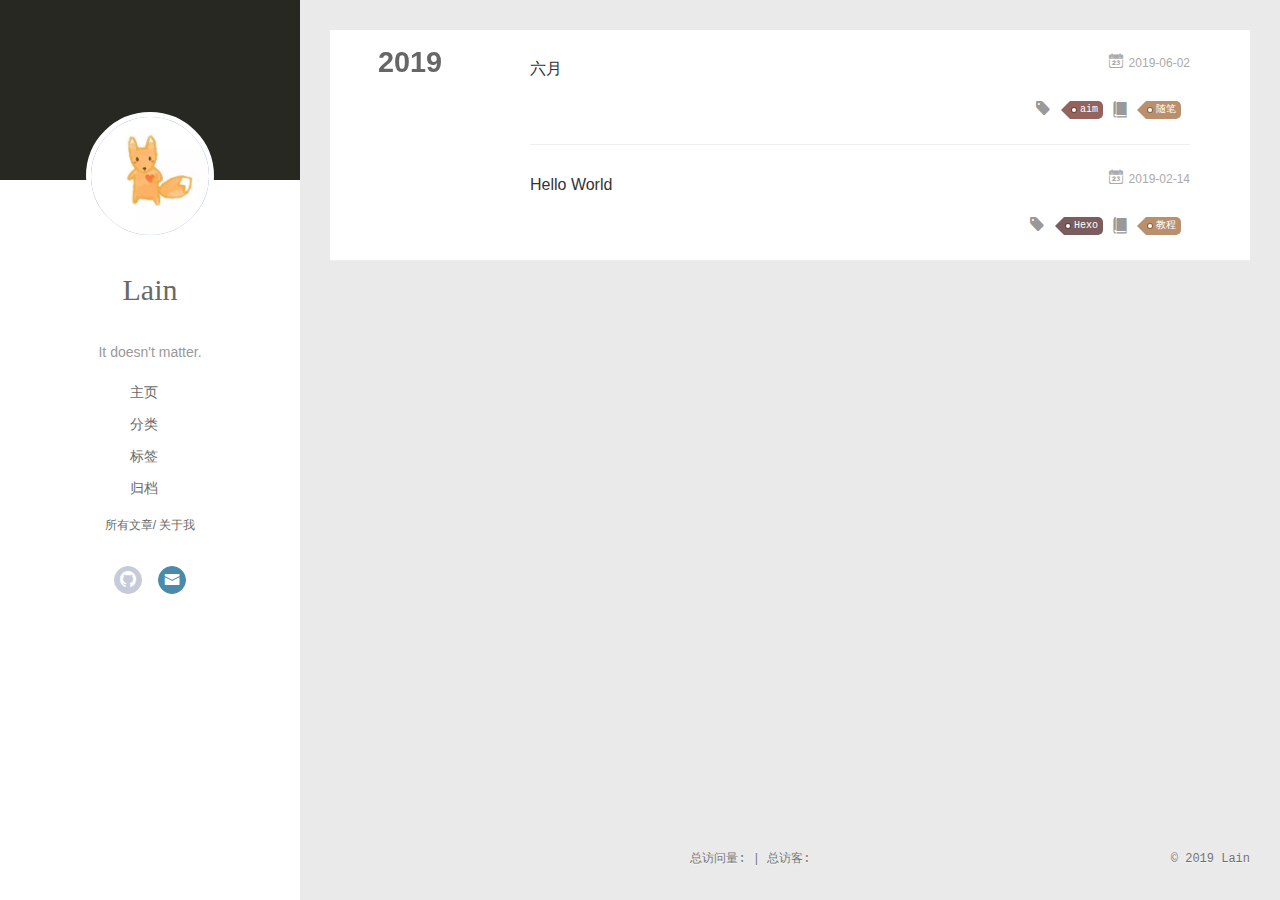
<file: archives/2019/index.html>
<!DOCTYPE html>
<html>
<head><meta name="generator" content="Hexo 3.8.0">
  <meta charset="utf-8">
  
  <meta name="renderer" content="webkit">
  <meta http-equiv="X-UA-Compatible" content="IE=edge">
  <link rel="dns-prefetch" href="https://zhengsaishuo.github.io">
  <title>Archives: 2019 | Lain&#39;s Blog</title>
  <meta name="viewport" content="width=device-width, initial-scale=1, maximum-scale=1">
  <meta name="description" content="云在青天水在瓶，自然自在保有永久的清明。">
<meta property="og:type" content="website">
<meta property="og:title" content="Lain&#39;s Blog">
<meta property="og:url" content="https://zhengsaishuo.github.io/archives/2019/index.html">
<meta property="og:site_name" content="Lain&#39;s Blog">
<meta property="og:description" content="云在青天水在瓶，自然自在保有永久的清明。">
<meta property="og:locale" content="zh-CN">
<meta name="twitter:card" content="summary">
<meta name="twitter:title" content="Lain&#39;s Blog">
<meta name="twitter:description" content="云在青天水在瓶，自然自在保有永久的清明。">
  
  
    <link rel="icon" href="/img/favicon.png">
  
  <link rel="stylesheet" type="text/css" href="/./main.0cf68a.css">
  <style type="text/css">
  
    #container.show {
      background: linear-gradient(200deg,#a0cfe4,#e8c37e);
    }
  </style>
  

  

</head>
</html>
<body>
  <div id="container" q-class="show:isCtnShow">
    <canvas id="anm-canvas" class="anm-canvas"></canvas>
    <div class="left-col" q-class="show:isShow">
      
<div class="overlay" style="background: #272822"></div>
<div class="intrude-less">
	<header id="header" class="inner">
		<a href="https://zhengsaishuo.github.io" class="profilepic">
			<img src="/img/avatar.jpg" class="js-avatar">
		</a>
		<hgroup>
		  <h1 class="header-author"><a href="https://zhengsaishuo.github.io">Lain</a></h1>
		</hgroup>
		
		<p class="header-subtitle">It doesn&#39;t matter.</p>
		

		<nav class="header-menu">
			<ul>
			
				<li><a href="/">主页</a></li>
	        
				<li><a href="/categories">分类</a></li>
	        
				<li><a href="/tags">标签</a></li>
	        
				<li><a href="/archives">归档</a></li>
	        
			</ul>
		</nav>
		<nav class="header-smart-menu">
    		
    			
    			<a q-on="click: openSlider(e, 'innerArchive')" href="javascript:void(0)">所有文章</a>
    			
            
    			
    			<a q-on="click: openSlider(e, 'aboutme')" href="javascript:void(0)">关于我</a>
    			
            
		</nav>
		<nav class="header-nav">
			<div class="social">
				
					<a class="github" target="_blank" href="https://github.com/zhengsaishuo" title="github"><i class="icon-github"></i></a>
		        
					<a class="mail" target="_blank" href="mailto:591039822@qq.com" title="mail"><i class="icon-mail"></i></a>
		        
			</div>
		</nav>
	</header>		
</div>

    </div>
    <div class="mid-col" q-class="show:isShow,hide:isShow|isFalse">
      
<nav id="mobile-nav">
  	<div class="overlay js-overlay" style="background: #272822"></div>
	<div class="btnctn js-mobile-btnctn">
  		<div class="slider-trigger list" q-on="click: openSlider(e)"><i class="icon icon-sort"></i></div>
	</div>
	<div class="intrude-less">
		<header id="header" class="inner">
			<div class="profilepic">
				<img src="/img/avatar.jpg" class="js-avatar">
			</div>
			<hgroup>
			  <h1 class="header-author js-header-author">Lain</h1>
			</hgroup>
			
			<p class="header-subtitle"><i class="icon icon-quo-left"></i>It doesn&#39;t matter.<i class="icon icon-quo-right"></i></p>
			
			
			
				
			
				
			
				
			
				
			
			
			
			<nav class="header-nav">
				<div class="social">
					
						<a class="github" target="_blank" href="https://github.com/zhengsaishuo" title="github"><i class="icon-github"></i></a>
			        
						<a class="mail" target="_blank" href="mailto:591039822@qq.com" title="mail"><i class="icon-mail"></i></a>
			        
				</div>
			</nav>

			<nav class="header-menu js-header-menu">
				<ul style="width: 70%">
				
				
					<li style="width: 25%"><a href="/">主页</a></li>
		        
					<li style="width: 25%"><a href="/categories">分类</a></li>
		        
					<li style="width: 25%"><a href="/tags">标签</a></li>
		        
					<li style="width: 25%"><a href="/archives">归档</a></li>
		        
				</ul>
			</nav>
		</header>				
	</div>
	<div class="mobile-mask" style="display:none" q-show="isShow"></div>
</nav>

      <div id="wrapper" class="body-wrap">
        <div class="menu-l">
          <div class="canvas-wrap">
            <canvas data-colors="#eaeaea" data-sectionHeight="100" data-contentId="js-content" id="myCanvas1" class="anm-canvas"></canvas>
          </div>
          <div id="js-content" class="content-ll">
            
  
  
    
    
      
      
      <section class="archives-wrap">
        <div class="archive-year-wrap">
          <a href="/archives/2019" class="archive-year">2019</a>
        </div>
        <div class="archives">
    
    <article class="archive-article archive-type-post">
  <div class="archive-article-inner">
    <header class="archive-article-header">
      	<div class="article-meta">
	      	<a href="/2019/06/02/new_start/" class="archive-article-date">
  	<time datetime="2019-06-02T01:42:58.104Z" itemprop="datePublished"><i class="icon-calendar icon"></i>2019-06-02</time>
</a>
        </div>
    	 
  
    <h1 itemprop="name">
      <a class="archive-article-title" href="/2019/06/02/new_start/">六月</a>
    </h1>
  

        <div class="article-info info-on-right">
          
	<div class="article-tag tagcloud">
		<i class="icon-price-tags icon"></i>
		<ul class="article-tag-list">
			 
        		<li class="article-tag-list-item">
        			<a href="javascript:void(0)" class="js-tag article-tag-list-link color4">aim</a>
        		</li>
      		
		</ul>
	</div>

          
	<div class="article-category tagcloud">
		<i class="icon-book icon"></i>
		<ul class="article-tag-list">
			 
        		<li class="article-tag-list-item">
        			<a href="/categories/随笔//" class="article-tag-list-link color3">随笔</a>
        		</li>
      		
		</ul>
	</div>


        </div>
        <div class="clearfix"></div>
    </header>
  </div>
</article>
  
    
    
    <article class="archive-article archive-type-post">
  <div class="archive-article-inner">
    <header class="archive-article-header">
      	<div class="article-meta">
	      	<a href="/2019/02/14/hello-world/" class="archive-article-date">
  	<time datetime="2019-02-14T01:07:43.919Z" itemprop="datePublished"><i class="icon-calendar icon"></i>2019-02-14</time>
</a>
        </div>
    	 
  
    <h1 itemprop="name">
      <a class="archive-article-title" href="/2019/02/14/hello-world/">Hello World</a>
    </h1>
  

        <div class="article-info info-on-right">
          
	<div class="article-tag tagcloud">
		<i class="icon-price-tags icon"></i>
		<ul class="article-tag-list">
			 
        		<li class="article-tag-list-item">
        			<a href="javascript:void(0)" class="js-tag article-tag-list-link color5">Hexo</a>
        		</li>
      		
		</ul>
	</div>

          
	<div class="article-category tagcloud">
		<i class="icon-book icon"></i>
		<ul class="article-tag-list">
			 
        		<li class="article-tag-list-item">
        			<a href="/categories/教程//" class="article-tag-list-link color3">教程</a>
        		</li>
      		
		</ul>
	</div>


        </div>
        <div class="clearfix"></div>
    </header>
  </div>
</article>
  
  
    </div></section>
  

    


          </div>
        </div>
      </div>
      
<footer id="footer">
  <div class="outer">
    <div id="footer-info">
    	<div class="footer-right">
    		&copy; 2019 Lain
    	</div>
      	<!-- <div class="footer-right">
      		<a href="http://hexo.io/" target="_blank">Hexo</a>  Theme <a href="https://github.com/litten/hexo-theme-yilia" target="_blank">Yilia</a> by Litten
				</div> -->
				<div calss="count-span">
					<span id="busuanzi_container_site_pv">
					总访问量: <span id="busuanzi_value_site_pv"></span>|
					</span>
					<span id="busuanzi_container_site_uv">
					总访客: <span id="busuanzi_value_site_uv"></span>
					</span>
			</div>
			<!-- 根据个人喜好在相应位置添加以上代码 -->
			
			<script async src="//busuanzi.ibruce.info/busuanzi/2.3/busuanzi.pure.mini.js"></script>
    </div>
  </div>
</footer>
<!--页面点击小红心-->
<script type="text/javascript" src="/love.js"></script>
    </div>
    <script>
	var yiliaConfig = {
		mathjax: true,
		isHome: false,
		isPost: false,
		isArchive: true,
		isTag: false,
		isCategory: false,
		open_in_new: false,
		toc_hide_index: true,
		root: "/",
		innerArchive: true,
		showTags: true
	}
</script>

<script>!function(t){function n(e){if(r[e])return r[e].exports;var i=r[e]={exports:{},id:e,loaded:!1};return t[e].call(i.exports,i,i.exports,n),i.loaded=!0,i.exports}var r={};n.m=t,n.c=r,n.p="./",n(0)}([function(t,n,r){r(195),t.exports=r(191)},function(t,n,r){var e=r(3),i=r(52),o=r(27),u=r(28),c=r(53),f="prototype",a=function(t,n,r){var s,l,h,v,p=t&a.F,d=t&a.G,y=t&a.S,g=t&a.P,b=t&a.B,m=d?e:y?e[n]||(e[n]={}):(e[n]||{})[f],x=d?i:i[n]||(i[n]={}),w=x[f]||(x[f]={});d&&(r=n);for(s in r)l=!p&&m&&void 0!==m[s],h=(l?m:r)[s],v=b&&l?c(h,e):g&&"function"==typeof h?c(Function.call,h):h,m&&u(m,s,h,t&a.U),x[s]!=h&&o(x,s,v),g&&w[s]!=h&&(w[s]=h)};e.core=i,a.F=1,a.G=2,a.S=4,a.P=8,a.B=16,a.W=32,a.U=64,a.R=128,t.exports=a},function(t,n,r){var e=r(6);t.exports=function(t){if(!e(t))throw TypeError(t+" is not an object!");return t}},function(t,n){var r=t.exports="undefined"!=typeof window&&window.Math==Math?window:"undefined"!=typeof self&&self.Math==Math?self:Function("return this")();"number"==typeof __g&&(__g=r)},function(t,n){t.exports=function(t){try{return!!t()}catch(t){return!0}}},function(t,n){var r=t.exports="undefined"!=typeof window&&window.Math==Math?window:"undefined"!=typeof self&&self.Math==Math?self:Function("return this")();"number"==typeof __g&&(__g=r)},function(t,n){t.exports=function(t){return"object"==typeof t?null!==t:"function"==typeof t}},function(t,n,r){var e=r(126)("wks"),i=r(76),o=r(3).Symbol,u="function"==typeof o;(t.exports=function(t){return e[t]||(e[t]=u&&o[t]||(u?o:i)("Symbol."+t))}).store=e},function(t,n){var r={}.hasOwnProperty;t.exports=function(t,n){return r.call(t,n)}},function(t,n,r){var e=r(94),i=r(33);t.exports=function(t){return e(i(t))}},function(t,n,r){t.exports=!r(4)(function(){return 7!=Object.defineProperty({},"a",{get:function(){return 7}}).a})},function(t,n,r){var e=r(2),i=r(167),o=r(50),u=Object.defineProperty;n.f=r(10)?Object.defineProperty:function(t,n,r){if(e(t),n=o(n,!0),e(r),i)try{return u(t,n,r)}catch(t){}if("get"in r||"set"in r)throw TypeError("Accessors not supported!");return"value"in r&&(t[n]=r.value),t}},function(t,n,r){t.exports=!r(18)(function(){return 7!=Object.defineProperty({},"a",{get:function(){return 7}}).a})},function(t,n,r){var e=r(14),i=r(22);t.exports=r(12)?function(t,n,r){return e.f(t,n,i(1,r))}:function(t,n,r){return t[n]=r,t}},function(t,n,r){var e=r(20),i=r(58),o=r(42),u=Object.defineProperty;n.f=r(12)?Object.defineProperty:function(t,n,r){if(e(t),n=o(n,!0),e(r),i)try{return u(t,n,r)}catch(t){}if("get"in r||"set"in r)throw TypeError("Accessors not supported!");return"value"in r&&(t[n]=r.value),t}},function(t,n,r){var e=r(40)("wks"),i=r(23),o=r(5).Symbol,u="function"==typeof o;(t.exports=function(t){return e[t]||(e[t]=u&&o[t]||(u?o:i)("Symbol."+t))}).store=e},function(t,n,r){var e=r(67),i=Math.min;t.exports=function(t){return t>0?i(e(t),9007199254740991):0}},function(t,n,r){var e=r(46);t.exports=function(t){return Object(e(t))}},function(t,n){t.exports=function(t){try{return!!t()}catch(t){return!0}}},function(t,n,r){var e=r(63),i=r(34);t.exports=Object.keys||function(t){return e(t,i)}},function(t,n,r){var e=r(21);t.exports=function(t){if(!e(t))throw TypeError(t+" is not an object!");return t}},function(t,n){t.exports=function(t){return"object"==typeof t?null!==t:"function"==typeof t}},function(t,n){t.exports=function(t,n){return{enumerable:!(1&t),configurable:!(2&t),writable:!(4&t),value:n}}},function(t,n){var r=0,e=Math.random();t.exports=function(t){return"Symbol(".concat(void 0===t?"":t,")_",(++r+e).toString(36))}},function(t,n){var r={}.hasOwnProperty;t.exports=function(t,n){return r.call(t,n)}},function(t,n){var r=t.exports={version:"2.4.0"};"number"==typeof __e&&(__e=r)},function(t,n){t.exports=function(t){if("function"!=typeof t)throw TypeError(t+" is not a function!");return t}},function(t,n,r){var e=r(11),i=r(66);t.exports=r(10)?function(t,n,r){return e.f(t,n,i(1,r))}:function(t,n,r){return t[n]=r,t}},function(t,n,r){var e=r(3),i=r(27),o=r(24),u=r(76)("src"),c="toString",f=Function[c],a=(""+f).split(c);r(52).inspectSource=function(t){return f.call(t)},(t.exports=function(t,n,r,c){var f="function"==typeof r;f&&(o(r,"name")||i(r,"name",n)),t[n]!==r&&(f&&(o(r,u)||i(r,u,t[n]?""+t[n]:a.join(String(n)))),t===e?t[n]=r:c?t[n]?t[n]=r:i(t,n,r):(delete t[n],i(t,n,r)))})(Function.prototype,c,function(){return"function"==typeof this&&this[u]||f.call(this)})},function(t,n,r){var e=r(1),i=r(4),o=r(46),u=function(t,n,r,e){var i=String(o(t)),u="<"+n;return""!==r&&(u+=" "+r+'="'+String(e).replace(/"/g,"&quot;")+'"'),u+">"+i+"</"+n+">"};t.exports=function(t,n){var r={};r[t]=n(u),e(e.P+e.F*i(function(){var n=""[t]('"');return n!==n.toLowerCase()||n.split('"').length>3}),"String",r)}},function(t,n,r){var e=r(115),i=r(46);t.exports=function(t){return e(i(t))}},function(t,n,r){var e=r(116),i=r(66),o=r(30),u=r(50),c=r(24),f=r(167),a=Object.getOwnPropertyDescriptor;n.f=r(10)?a:function(t,n){if(t=o(t),n=u(n,!0),f)try{return a(t,n)}catch(t){}if(c(t,n))return i(!e.f.call(t,n),t[n])}},function(t,n,r){var e=r(24),i=r(17),o=r(145)("IE_PROTO"),u=Object.prototype;t.exports=Object.getPrototypeOf||function(t){return t=i(t),e(t,o)?t[o]:"function"==typeof t.constructor&&t instanceof t.constructor?t.constructor.prototype:t instanceof Object?u:null}},function(t,n){t.exports=function(t){if(void 0==t)throw TypeError("Can't call method on  "+t);return t}},function(t,n){t.exports="constructor,hasOwnProperty,isPrototypeOf,propertyIsEnumerable,toLocaleString,toString,valueOf".split(",")},function(t,n){t.exports={}},function(t,n){t.exports=!0},function(t,n){n.f={}.propertyIsEnumerable},function(t,n,r){var e=r(14).f,i=r(8),o=r(15)("toStringTag");t.exports=function(t,n,r){t&&!i(t=r?t:t.prototype,o)&&e(t,o,{configurable:!0,value:n})}},function(t,n,r){var e=r(40)("keys"),i=r(23);t.exports=function(t){return e[t]||(e[t]=i(t))}},function(t,n,r){var e=r(5),i="__core-js_shared__",o=e[i]||(e[i]={});t.exports=function(t){return o[t]||(o[t]={})}},function(t,n){var r=Math.ceil,e=Math.floor;t.exports=function(t){return isNaN(t=+t)?0:(t>0?e:r)(t)}},function(t,n,r){var e=r(21);t.exports=function(t,n){if(!e(t))return t;var r,i;if(n&&"function"==typeof(r=t.toString)&&!e(i=r.call(t)))return i;if("function"==typeof(r=t.valueOf)&&!e(i=r.call(t)))return i;if(!n&&"function"==typeof(r=t.toString)&&!e(i=r.call(t)))return i;throw TypeError("Can't convert object to primitive value")}},function(t,n,r){var e=r(5),i=r(25),o=r(36),u=r(44),c=r(14).f;t.exports=function(t){var n=i.Symbol||(i.Symbol=o?{}:e.Symbol||{});"_"==t.charAt(0)||t in n||c(n,t,{value:u.f(t)})}},function(t,n,r){n.f=r(15)},function(t,n){var r={}.toString;t.exports=function(t){return r.call(t).slice(8,-1)}},function(t,n){t.exports=function(t){if(void 0==t)throw TypeError("Can't call method on  "+t);return t}},function(t,n,r){var e=r(4);t.exports=function(t,n){return!!t&&e(function(){n?t.call(null,function(){},1):t.call(null)})}},function(t,n,r){var e=r(53),i=r(115),o=r(17),u=r(16),c=r(203);t.exports=function(t,n){var r=1==t,f=2==t,a=3==t,s=4==t,l=6==t,h=5==t||l,v=n||c;return function(n,c,p){for(var d,y,g=o(n),b=i(g),m=e(c,p,3),x=u(b.length),w=0,S=r?v(n,x):f?v(n,0):void 0;x>w;w++)if((h||w in b)&&(d=b[w],y=m(d,w,g),t))if(r)S[w]=y;else if(y)switch(t){case 3:return!0;case 5:return d;case 6:return w;case 2:S.push(d)}else if(s)return!1;return l?-1:a||s?s:S}}},function(t,n,r){var e=r(1),i=r(52),o=r(4);t.exports=function(t,n){var r=(i.Object||{})[t]||Object[t],u={};u[t]=n(r),e(e.S+e.F*o(function(){r(1)}),"Object",u)}},function(t,n,r){var e=r(6);t.exports=function(t,n){if(!e(t))return t;var r,i;if(n&&"function"==typeof(r=t.toString)&&!e(i=r.call(t)))return i;if("function"==typeof(r=t.valueOf)&&!e(i=r.call(t)))return i;if(!n&&"function"==typeof(r=t.toString)&&!e(i=r.call(t)))return i;throw TypeError("Can't convert object to primitive value")}},function(t,n,r){var e=r(5),i=r(25),o=r(91),u=r(13),c="prototype",f=function(t,n,r){var a,s,l,h=t&f.F,v=t&f.G,p=t&f.S,d=t&f.P,y=t&f.B,g=t&f.W,b=v?i:i[n]||(i[n]={}),m=b[c],x=v?e:p?e[n]:(e[n]||{})[c];v&&(r=n);for(a in r)(s=!h&&x&&void 0!==x[a])&&a in b||(l=s?x[a]:r[a],b[a]=v&&"function"!=typeof x[a]?r[a]:y&&s?o(l,e):g&&x[a]==l?function(t){var n=function(n,r,e){if(this instanceof t){switch(arguments.length){case 0:return new t;case 1:return new t(n);case 2:return new t(n,r)}return new t(n,r,e)}return t.apply(this,arguments)};return n[c]=t[c],n}(l):d&&"function"==typeof l?o(Function.call,l):l,d&&((b.virtual||(b.virtual={}))[a]=l,t&f.R&&m&&!m[a]&&u(m,a,l)))};f.F=1,f.G=2,f.S=4,f.P=8,f.B=16,f.W=32,f.U=64,f.R=128,t.exports=f},function(t,n){var r=t.exports={version:"2.4.0"};"number"==typeof __e&&(__e=r)},function(t,n,r){var e=r(26);t.exports=function(t,n,r){if(e(t),void 0===n)return t;switch(r){case 1:return function(r){return t.call(n,r)};case 2:return function(r,e){return t.call(n,r,e)};case 3:return function(r,e,i){return t.call(n,r,e,i)}}return function(){return t.apply(n,arguments)}}},function(t,n,r){var e=r(183),i=r(1),o=r(126)("metadata"),u=o.store||(o.store=new(r(186))),c=function(t,n,r){var i=u.get(t);if(!i){if(!r)return;u.set(t,i=new e)}var o=i.get(n);if(!o){if(!r)return;i.set(n,o=new e)}return o},f=function(t,n,r){var e=c(n,r,!1);return void 0!==e&&e.has(t)},a=function(t,n,r){var e=c(n,r,!1);return void 0===e?void 0:e.get(t)},s=function(t,n,r,e){c(r,e,!0).set(t,n)},l=function(t,n){var r=c(t,n,!1),e=[];return r&&r.forEach(function(t,n){e.push(n)}),e},h=function(t){return void 0===t||"symbol"==typeof t?t:String(t)},v=function(t){i(i.S,"Reflect",t)};t.exports={store:u,map:c,has:f,get:a,set:s,keys:l,key:h,exp:v}},function(t,n,r){"use strict";if(r(10)){var e=r(69),i=r(3),o=r(4),u=r(1),c=r(127),f=r(152),a=r(53),s=r(68),l=r(66),h=r(27),v=r(73),p=r(67),d=r(16),y=r(75),g=r(50),b=r(24),m=r(180),x=r(114),w=r(6),S=r(17),_=r(137),O=r(70),E=r(32),P=r(71).f,j=r(154),F=r(76),M=r(7),A=r(48),N=r(117),T=r(146),I=r(155),k=r(80),L=r(123),R=r(74),C=r(130),D=r(160),U=r(11),W=r(31),G=U.f,B=W.f,V=i.RangeError,z=i.TypeError,q=i.Uint8Array,K="ArrayBuffer",J="Shared"+K,Y="BYTES_PER_ELEMENT",H="prototype",$=Array[H],X=f.ArrayBuffer,Q=f.DataView,Z=A(0),tt=A(2),nt=A(3),rt=A(4),et=A(5),it=A(6),ot=N(!0),ut=N(!1),ct=I.values,ft=I.keys,at=I.entries,st=$.lastIndexOf,lt=$.reduce,ht=$.reduceRight,vt=$.join,pt=$.sort,dt=$.slice,yt=$.toString,gt=$.toLocaleString,bt=M("iterator"),mt=M("toStringTag"),xt=F("typed_constructor"),wt=F("def_constructor"),St=c.CONSTR,_t=c.TYPED,Ot=c.VIEW,Et="Wrong length!",Pt=A(1,function(t,n){return Tt(T(t,t[wt]),n)}),jt=o(function(){return 1===new q(new Uint16Array([1]).buffer)[0]}),Ft=!!q&&!!q[H].set&&o(function(){new q(1).set({})}),Mt=function(t,n){if(void 0===t)throw z(Et);var r=+t,e=d(t);if(n&&!m(r,e))throw V(Et);return e},At=function(t,n){var r=p(t);if(r<0||r%n)throw V("Wrong offset!");return r},Nt=function(t){if(w(t)&&_t in t)return t;throw z(t+" is not a typed array!")},Tt=function(t,n){if(!(w(t)&&xt in t))throw z("It is not a typed array constructor!");return new t(n)},It=function(t,n){return kt(T(t,t[wt]),n)},kt=function(t,n){for(var r=0,e=n.length,i=Tt(t,e);e>r;)i[r]=n[r++];return i},Lt=function(t,n,r){G(t,n,{get:function(){return this._d[r]}})},Rt=function(t){var n,r,e,i,o,u,c=S(t),f=arguments.length,s=f>1?arguments[1]:void 0,l=void 0!==s,h=j(c);if(void 0!=h&&!_(h)){for(u=h.call(c),e=[],n=0;!(o=u.next()).done;n++)e.push(o.value);c=e}for(l&&f>2&&(s=a(s,arguments[2],2)),n=0,r=d(c.length),i=Tt(this,r);r>n;n++)i[n]=l?s(c[n],n):c[n];return i},Ct=function(){for(var t=0,n=arguments.length,r=Tt(this,n);n>t;)r[t]=arguments[t++];return r},Dt=!!q&&o(function(){gt.call(new q(1))}),Ut=function(){return gt.apply(Dt?dt.call(Nt(this)):Nt(this),arguments)},Wt={copyWithin:function(t,n){return D.call(Nt(this),t,n,arguments.length>2?arguments[2]:void 0)},every:function(t){return rt(Nt(this),t,arguments.length>1?arguments[1]:void 0)},fill:function(t){return C.apply(Nt(this),arguments)},filter:function(t){return It(this,tt(Nt(this),t,arguments.length>1?arguments[1]:void 0))},find:function(t){return et(Nt(this),t,arguments.length>1?arguments[1]:void 0)},findIndex:function(t){return it(Nt(this),t,arguments.length>1?arguments[1]:void 0)},forEach:function(t){Z(Nt(this),t,arguments.length>1?arguments[1]:void 0)},indexOf:function(t){return ut(Nt(this),t,arguments.length>1?arguments[1]:void 0)},includes:function(t){return ot(Nt(this),t,arguments.length>1?arguments[1]:void 0)},join:function(t){return vt.apply(Nt(this),arguments)},lastIndexOf:function(t){return st.apply(Nt(this),arguments)},map:function(t){return Pt(Nt(this),t,arguments.length>1?arguments[1]:void 0)},reduce:function(t){return lt.apply(Nt(this),arguments)},reduceRight:function(t){return ht.apply(Nt(this),arguments)},reverse:function(){for(var t,n=this,r=Nt(n).length,e=Math.floor(r/2),i=0;i<e;)t=n[i],n[i++]=n[--r],n[r]=t;return n},some:function(t){return nt(Nt(this),t,arguments.length>1?arguments[1]:void 0)},sort:function(t){return pt.call(Nt(this),t)},subarray:function(t,n){var r=Nt(this),e=r.length,i=y(t,e);return new(T(r,r[wt]))(r.buffer,r.byteOffset+i*r.BYTES_PER_ELEMENT,d((void 0===n?e:y(n,e))-i))}},Gt=function(t,n){return It(this,dt.call(Nt(this),t,n))},Bt=function(t){Nt(this);var n=At(arguments[1],1),r=this.length,e=S(t),i=d(e.length),o=0;if(i+n>r)throw V(Et);for(;o<i;)this[n+o]=e[o++]},Vt={entries:function(){return at.call(Nt(this))},keys:function(){return ft.call(Nt(this))},values:function(){return ct.call(Nt(this))}},zt=function(t,n){return w(t)&&t[_t]&&"symbol"!=typeof n&&n in t&&String(+n)==String(n)},qt=function(t,n){return zt(t,n=g(n,!0))?l(2,t[n]):B(t,n)},Kt=function(t,n,r){return!(zt(t,n=g(n,!0))&&w(r)&&b(r,"value"))||b(r,"get")||b(r,"set")||r.configurable||b(r,"writable")&&!r.writable||b(r,"enumerable")&&!r.enumerable?G(t,n,r):(t[n]=r.value,t)};St||(W.f=qt,U.f=Kt),u(u.S+u.F*!St,"Object",{getOwnPropertyDescriptor:qt,defineProperty:Kt}),o(function(){yt.call({})})&&(yt=gt=function(){return vt.call(this)});var Jt=v({},Wt);v(Jt,Vt),h(Jt,bt,Vt.values),v(Jt,{slice:Gt,set:Bt,constructor:function(){},toString:yt,toLocaleString:Ut}),Lt(Jt,"buffer","b"),Lt(Jt,"byteOffset","o"),Lt(Jt,"byteLength","l"),Lt(Jt,"length","e"),G(Jt,mt,{get:function(){return this[_t]}}),t.exports=function(t,n,r,f){f=!!f;var a=t+(f?"Clamped":"")+"Array",l="Uint8Array"!=a,v="get"+t,p="set"+t,y=i[a],g=y||{},b=y&&E(y),m=!y||!c.ABV,S={},_=y&&y[H],j=function(t,r){var e=t._d;return e.v[v](r*n+e.o,jt)},F=function(t,r,e){var i=t._d;f&&(e=(e=Math.round(e))<0?0:e>255?255:255&e),i.v[p](r*n+i.o,e,jt)},M=function(t,n){G(t,n,{get:function(){return j(this,n)},set:function(t){return F(this,n,t)},enumerable:!0})};m?(y=r(function(t,r,e,i){s(t,y,a,"_d");var o,u,c,f,l=0,v=0;if(w(r)){if(!(r instanceof X||(f=x(r))==K||f==J))return _t in r?kt(y,r):Rt.call(y,r);o=r,v=At(e,n);var p=r.byteLength;if(void 0===i){if(p%n)throw V(Et);if((u=p-v)<0)throw V(Et)}else if((u=d(i)*n)+v>p)throw V(Et);c=u/n}else c=Mt(r,!0),u=c*n,o=new X(u);for(h(t,"_d",{b:o,o:v,l:u,e:c,v:new Q(o)});l<c;)M(t,l++)}),_=y[H]=O(Jt),h(_,"constructor",y)):L(function(t){new y(null),new y(t)},!0)||(y=r(function(t,r,e,i){s(t,y,a);var o;return w(r)?r instanceof X||(o=x(r))==K||o==J?void 0!==i?new g(r,At(e,n),i):void 0!==e?new g(r,At(e,n)):new g(r):_t in r?kt(y,r):Rt.call(y,r):new g(Mt(r,l))}),Z(b!==Function.prototype?P(g).concat(P(b)):P(g),function(t){t in y||h(y,t,g[t])}),y[H]=_,e||(_.constructor=y));var A=_[bt],N=!!A&&("values"==A.name||void 0==A.name),T=Vt.values;h(y,xt,!0),h(_,_t,a),h(_,Ot,!0),h(_,wt,y),(f?new y(1)[mt]==a:mt in _)||G(_,mt,{get:function(){return a}}),S[a]=y,u(u.G+u.W+u.F*(y!=g),S),u(u.S,a,{BYTES_PER_ELEMENT:n,from:Rt,of:Ct}),Y in _||h(_,Y,n),u(u.P,a,Wt),R(a),u(u.P+u.F*Ft,a,{set:Bt}),u(u.P+u.F*!N,a,Vt),u(u.P+u.F*(_.toString!=yt),a,{toString:yt}),u(u.P+u.F*o(function(){new y(1).slice()}),a,{slice:Gt}),u(u.P+u.F*(o(function(){return[1,2].toLocaleString()!=new y([1,2]).toLocaleString()})||!o(function(){_.toLocaleString.call([1,2])})),a,{toLocaleString:Ut}),k[a]=N?A:T,e||N||h(_,bt,T)}}else t.exports=function(){}},function(t,n){var r={}.toString;t.exports=function(t){return r.call(t).slice(8,-1)}},function(t,n,r){var e=r(21),i=r(5).document,o=e(i)&&e(i.createElement);t.exports=function(t){return o?i.createElement(t):{}}},function(t,n,r){t.exports=!r(12)&&!r(18)(function(){return 7!=Object.defineProperty(r(57)("div"),"a",{get:function(){return 7}}).a})},function(t,n,r){"use strict";var e=r(36),i=r(51),o=r(64),u=r(13),c=r(8),f=r(35),a=r(96),s=r(38),l=r(103),h=r(15)("iterator"),v=!([].keys&&"next"in[].keys()),p="keys",d="values",y=function(){return this};t.exports=function(t,n,r,g,b,m,x){a(r,n,g);var w,S,_,O=function(t){if(!v&&t in F)return F[t];switch(t){case p:case d:return function(){return new r(this,t)}}return function(){return new r(this,t)}},E=n+" Iterator",P=b==d,j=!1,F=t.prototype,M=F[h]||F["@@iterator"]||b&&F[b],A=M||O(b),N=b?P?O("entries"):A:void 0,T="Array"==n?F.entries||M:M;if(T&&(_=l(T.call(new t)))!==Object.prototype&&(s(_,E,!0),e||c(_,h)||u(_,h,y)),P&&M&&M.name!==d&&(j=!0,A=function(){return M.call(this)}),e&&!x||!v&&!j&&F[h]||u(F,h,A),f[n]=A,f[E]=y,b)if(w={values:P?A:O(d),keys:m?A:O(p),entries:N},x)for(S in w)S in F||o(F,S,w[S]);else i(i.P+i.F*(v||j),n,w);return w}},function(t,n,r){var e=r(20),i=r(100),o=r(34),u=r(39)("IE_PROTO"),c=function(){},f="prototype",a=function(){var t,n=r(57)("iframe"),e=o.length;for(n.style.display="none",r(93).appendChild(n),n.src="javascript:",t=n.contentWindow.document,t.open(),t.write("<script>document.F=Object<\/script>"),t.close(),a=t.F;e--;)delete a[f][o[e]];return a()};t.exports=Object.create||function(t,n){var r;return null!==t?(c[f]=e(t),r=new c,c[f]=null,r[u]=t):r=a(),void 0===n?r:i(r,n)}},function(t,n,r){var e=r(63),i=r(34).concat("length","prototype");n.f=Object.getOwnPropertyNames||function(t){return e(t,i)}},function(t,n){n.f=Object.getOwnPropertySymbols},function(t,n,r){var e=r(8),i=r(9),o=r(90)(!1),u=r(39)("IE_PROTO");t.exports=function(t,n){var r,c=i(t),f=0,a=[];for(r in c)r!=u&&e(c,r)&&a.push(r);for(;n.length>f;)e(c,r=n[f++])&&(~o(a,r)||a.push(r));return a}},function(t,n,r){t.exports=r(13)},function(t,n,r){var e=r(76)("meta"),i=r(6),o=r(24),u=r(11).f,c=0,f=Object.isExtensible||function(){return!0},a=!r(4)(function(){return f(Object.preventExtensions({}))}),s=function(t){u(t,e,{value:{i:"O"+ ++c,w:{}}})},l=function(t,n){if(!i(t))return"symbol"==typeof t?t:("string"==typeof t?"S":"P")+t;if(!o(t,e)){if(!f(t))return"F";if(!n)return"E";s(t)}return t[e].i},h=function(t,n){if(!o(t,e)){if(!f(t))return!0;if(!n)return!1;s(t)}return t[e].w},v=function(t){return a&&p.NEED&&f(t)&&!o(t,e)&&s(t),t},p=t.exports={KEY:e,NEED:!1,fastKey:l,getWeak:h,onFreeze:v}},function(t,n){t.exports=function(t,n){return{enumerable:!(1&t),configurable:!(2&t),writable:!(4&t),value:n}}},function(t,n){var r=Math.ceil,e=Math.floor;t.exports=function(t){return isNaN(t=+t)?0:(t>0?e:r)(t)}},function(t,n){t.exports=function(t,n,r,e){if(!(t instanceof n)||void 0!==e&&e in t)throw TypeError(r+": incorrect invocation!");return t}},function(t,n){t.exports=!1},function(t,n,r){var e=r(2),i=r(173),o=r(133),u=r(145)("IE_PROTO"),c=function(){},f="prototype",a=function(){var t,n=r(132)("iframe"),e=o.length;for(n.style.display="none",r(135).appendChild(n),n.src="javascript:",t=n.contentWindow.document,t.open(),t.write("<script>document.F=Object<\/script>"),t.close(),a=t.F;e--;)delete a[f][o[e]];return a()};t.exports=Object.create||function(t,n){var r;return null!==t?(c[f]=e(t),r=new c,c[f]=null,r[u]=t):r=a(),void 0===n?r:i(r,n)}},function(t,n,r){var e=r(175),i=r(133).concat("length","prototype");n.f=Object.getOwnPropertyNames||function(t){return e(t,i)}},function(t,n,r){var e=r(175),i=r(133);t.exports=Object.keys||function(t){return e(t,i)}},function(t,n,r){var e=r(28);t.exports=function(t,n,r){for(var i in n)e(t,i,n[i],r);return t}},function(t,n,r){"use strict";var e=r(3),i=r(11),o=r(10),u=r(7)("species");t.exports=function(t){var n=e[t];o&&n&&!n[u]&&i.f(n,u,{configurable:!0,get:function(){return this}})}},function(t,n,r){var e=r(67),i=Math.max,o=Math.min;t.exports=function(t,n){return t=e(t),t<0?i(t+n,0):o(t,n)}},function(t,n){var r=0,e=Math.random();t.exports=function(t){return"Symbol(".concat(void 0===t?"":t,")_",(++r+e).toString(36))}},function(t,n,r){var e=r(33);t.exports=function(t){return Object(e(t))}},function(t,n,r){var e=r(7)("unscopables"),i=Array.prototype;void 0==i[e]&&r(27)(i,e,{}),t.exports=function(t){i[e][t]=!0}},function(t,n,r){var e=r(53),i=r(169),o=r(137),u=r(2),c=r(16),f=r(154),a={},s={},n=t.exports=function(t,n,r,l,h){var v,p,d,y,g=h?function(){return t}:f(t),b=e(r,l,n?2:1),m=0;if("function"!=typeof g)throw TypeError(t+" is not iterable!");if(o(g)){for(v=c(t.length);v>m;m++)if((y=n?b(u(p=t[m])[0],p[1]):b(t[m]))===a||y===s)return y}else for(d=g.call(t);!(p=d.next()).done;)if((y=i(d,b,p.value,n))===a||y===s)return y};n.BREAK=a,n.RETURN=s},function(t,n){t.exports={}},function(t,n,r){var e=r(11).f,i=r(24),o=r(7)("toStringTag");t.exports=function(t,n,r){t&&!i(t=r?t:t.prototype,o)&&e(t,o,{configurable:!0,value:n})}},function(t,n,r){var e=r(1),i=r(46),o=r(4),u=r(150),c="["+u+"]",f="​",a=RegExp("^"+c+c+"*"),s=RegExp(c+c+"*$"),l=function(t,n,r){var i={},c=o(function(){return!!u[t]()||f[t]()!=f}),a=i[t]=c?n(h):u[t];r&&(i[r]=a),e(e.P+e.F*c,"String",i)},h=l.trim=function(t,n){return t=String(i(t)),1&n&&(t=t.replace(a,"")),2&n&&(t=t.replace(s,"")),t};t.exports=l},function(t,n,r){t.exports={default:r(86),__esModule:!0}},function(t,n,r){t.exports={default:r(87),__esModule:!0}},function(t,n,r){"use strict";function e(t){return t&&t.__esModule?t:{default:t}}n.__esModule=!0;var i=r(84),o=e(i),u=r(83),c=e(u),f="function"==typeof c.default&&"symbol"==typeof o.default?function(t){return typeof t}:function(t){return t&&"function"==typeof c.default&&t.constructor===c.default&&t!==c.default.prototype?"symbol":typeof t};n.default="function"==typeof c.default&&"symbol"===f(o.default)?function(t){return void 0===t?"undefined":f(t)}:function(t){return t&&"function"==typeof c.default&&t.constructor===c.default&&t!==c.default.prototype?"symbol":void 0===t?"undefined":f(t)}},function(t,n,r){r(110),r(108),r(111),r(112),t.exports=r(25).Symbol},function(t,n,r){r(109),r(113),t.exports=r(44).f("iterator")},function(t,n){t.exports=function(t){if("function"!=typeof t)throw TypeError(t+" is not a function!");return t}},function(t,n){t.exports=function(){}},function(t,n,r){var e=r(9),i=r(106),o=r(105);t.exports=function(t){return function(n,r,u){var c,f=e(n),a=i(f.length),s=o(u,a);if(t&&r!=r){for(;a>s;)if((c=f[s++])!=c)return!0}else for(;a>s;s++)if((t||s in f)&&f[s]===r)return t||s||0;return!t&&-1}}},function(t,n,r){var e=r(88);t.exports=function(t,n,r){if(e(t),void 0===n)return t;switch(r){case 1:return function(r){return t.call(n,r)};case 2:return function(r,e){return t.call(n,r,e)};case 3:return function(r,e,i){return t.call(n,r,e,i)}}return function(){return t.apply(n,arguments)}}},function(t,n,r){var e=r(19),i=r(62),o=r(37);t.exports=function(t){var n=e(t),r=i.f;if(r)for(var u,c=r(t),f=o.f,a=0;c.length>a;)f.call(t,u=c[a++])&&n.push(u);return n}},function(t,n,r){t.exports=r(5).document&&document.documentElement},function(t,n,r){var e=r(56);t.exports=Object("z").propertyIsEnumerable(0)?Object:function(t){return"String"==e(t)?t.split(""):Object(t)}},function(t,n,r){var e=r(56);t.exports=Array.isArray||function(t){return"Array"==e(t)}},function(t,n,r){"use strict";var e=r(60),i=r(22),o=r(38),u={};r(13)(u,r(15)("iterator"),function(){return this}),t.exports=function(t,n,r){t.prototype=e(u,{next:i(1,r)}),o(t,n+" Iterator")}},function(t,n){t.exports=function(t,n){return{value:n,done:!!t}}},function(t,n,r){var e=r(19),i=r(9);t.exports=function(t,n){for(var r,o=i(t),u=e(o),c=u.length,f=0;c>f;)if(o[r=u[f++]]===n)return r}},function(t,n,r){var e=r(23)("meta"),i=r(21),o=r(8),u=r(14).f,c=0,f=Object.isExtensible||function(){return!0},a=!r(18)(function(){return f(Object.preventExtensions({}))}),s=function(t){u(t,e,{value:{i:"O"+ ++c,w:{}}})},l=function(t,n){if(!i(t))return"symbol"==typeof t?t:("string"==typeof t?"S":"P")+t;if(!o(t,e)){if(!f(t))return"F";if(!n)return"E";s(t)}return t[e].i},h=function(t,n){if(!o(t,e)){if(!f(t))return!0;if(!n)return!1;s(t)}return t[e].w},v=function(t){return a&&p.NEED&&f(t)&&!o(t,e)&&s(t),t},p=t.exports={KEY:e,NEED:!1,fastKey:l,getWeak:h,onFreeze:v}},function(t,n,r){var e=r(14),i=r(20),o=r(19);t.exports=r(12)?Object.defineProperties:function(t,n){i(t);for(var r,u=o(n),c=u.length,f=0;c>f;)e.f(t,r=u[f++],n[r]);return t}},function(t,n,r){var e=r(37),i=r(22),o=r(9),u=r(42),c=r(8),f=r(58),a=Object.getOwnPropertyDescriptor;n.f=r(12)?a:function(t,n){if(t=o(t),n=u(n,!0),f)try{return a(t,n)}catch(t){}if(c(t,n))return i(!e.f.call(t,n),t[n])}},function(t,n,r){var e=r(9),i=r(61).f,o={}.toString,u="object"==typeof window&&window&&Object.getOwnPropertyNames?Object.getOwnPropertyNames(window):[],c=function(t){try{return i(t)}catch(t){return u.slice()}};t.exports.f=function(t){return u&&"[object Window]"==o.call(t)?c(t):i(e(t))}},function(t,n,r){var e=r(8),i=r(77),o=r(39)("IE_PROTO"),u=Object.prototype;t.exports=Object.getPrototypeOf||function(t){return t=i(t),e(t,o)?t[o]:"function"==typeof t.constructor&&t instanceof t.constructor?t.constructor.prototype:t instanceof Object?u:null}},function(t,n,r){var e=r(41),i=r(33);t.exports=function(t){return function(n,r){var o,u,c=String(i(n)),f=e(r),a=c.length;return f<0||f>=a?t?"":void 0:(o=c.charCodeAt(f),o<55296||o>56319||f+1===a||(u=c.charCodeAt(f+1))<56320||u>57343?t?c.charAt(f):o:t?c.slice(f,f+2):u-56320+(o-55296<<10)+65536)}}},function(t,n,r){var e=r(41),i=Math.max,o=Math.min;t.exports=function(t,n){return t=e(t),t<0?i(t+n,0):o(t,n)}},function(t,n,r){var e=r(41),i=Math.min;t.exports=function(t){return t>0?i(e(t),9007199254740991):0}},function(t,n,r){"use strict";var e=r(89),i=r(97),o=r(35),u=r(9);t.exports=r(59)(Array,"Array",function(t,n){this._t=u(t),this._i=0,this._k=n},function(){var t=this._t,n=this._k,r=this._i++;return!t||r>=t.length?(this._t=void 0,i(1)):"keys"==n?i(0,r):"values"==n?i(0,t[r]):i(0,[r,t[r]])},"values"),o.Arguments=o.Array,e("keys"),e("values"),e("entries")},function(t,n){},function(t,n,r){"use strict";var e=r(104)(!0);r(59)(String,"String",function(t){this._t=String(t),this._i=0},function(){var t,n=this._t,r=this._i;return r>=n.length?{value:void 0,done:!0}:(t=e(n,r),this._i+=t.length,{value:t,done:!1})})},function(t,n,r){"use strict";var e=r(5),i=r(8),o=r(12),u=r(51),c=r(64),f=r(99).KEY,a=r(18),s=r(40),l=r(38),h=r(23),v=r(15),p=r(44),d=r(43),y=r(98),g=r(92),b=r(95),m=r(20),x=r(9),w=r(42),S=r(22),_=r(60),O=r(102),E=r(101),P=r(14),j=r(19),F=E.f,M=P.f,A=O.f,N=e.Symbol,T=e.JSON,I=T&&T.stringify,k="prototype",L=v("_hidden"),R=v("toPrimitive"),C={}.propertyIsEnumerable,D=s("symbol-registry"),U=s("symbols"),W=s("op-symbols"),G=Object[k],B="function"==typeof N,V=e.QObject,z=!V||!V[k]||!V[k].findChild,q=o&&a(function(){return 7!=_(M({},"a",{get:function(){return M(this,"a",{value:7}).a}})).a})?function(t,n,r){var e=F(G,n);e&&delete G[n],M(t,n,r),e&&t!==G&&M(G,n,e)}:M,K=function(t){var n=U[t]=_(N[k]);return n._k=t,n},J=B&&"symbol"==typeof N.iterator?function(t){return"symbol"==typeof t}:function(t){return t instanceof N},Y=function(t,n,r){return t===G&&Y(W,n,r),m(t),n=w(n,!0),m(r),i(U,n)?(r.enumerable?(i(t,L)&&t[L][n]&&(t[L][n]=!1),r=_(r,{enumerable:S(0,!1)})):(i(t,L)||M(t,L,S(1,{})),t[L][n]=!0),q(t,n,r)):M(t,n,r)},H=function(t,n){m(t);for(var r,e=g(n=x(n)),i=0,o=e.length;o>i;)Y(t,r=e[i++],n[r]);return t},$=function(t,n){return void 0===n?_(t):H(_(t),n)},X=function(t){var n=C.call(this,t=w(t,!0));return!(this===G&&i(U,t)&&!i(W,t))&&(!(n||!i(this,t)||!i(U,t)||i(this,L)&&this[L][t])||n)},Q=function(t,n){if(t=x(t),n=w(n,!0),t!==G||!i(U,n)||i(W,n)){var r=F(t,n);return!r||!i(U,n)||i(t,L)&&t[L][n]||(r.enumerable=!0),r}},Z=function(t){for(var n,r=A(x(t)),e=[],o=0;r.length>o;)i(U,n=r[o++])||n==L||n==f||e.push(n);return e},tt=function(t){for(var n,r=t===G,e=A(r?W:x(t)),o=[],u=0;e.length>u;)!i(U,n=e[u++])||r&&!i(G,n)||o.push(U[n]);return o};B||(N=function(){if(this instanceof N)throw TypeError("Symbol is not a constructor!");var t=h(arguments.length>0?arguments[0]:void 0),n=function(r){this===G&&n.call(W,r),i(this,L)&&i(this[L],t)&&(this[L][t]=!1),q(this,t,S(1,r))};return o&&z&&q(G,t,{configurable:!0,set:n}),K(t)},c(N[k],"toString",function(){return this._k}),E.f=Q,P.f=Y,r(61).f=O.f=Z,r(37).f=X,r(62).f=tt,o&&!r(36)&&c(G,"propertyIsEnumerable",X,!0),p.f=function(t){return K(v(t))}),u(u.G+u.W+u.F*!B,{Symbol:N});for(var nt="hasInstance,isConcatSpreadable,iterator,match,replace,search,species,split,toPrimitive,toStringTag,unscopables".split(","),rt=0;nt.length>rt;)v(nt[rt++]);for(var nt=j(v.store),rt=0;nt.length>rt;)d(nt[rt++]);u(u.S+u.F*!B,"Symbol",{for:function(t){return i(D,t+="")?D[t]:D[t]=N(t)},keyFor:function(t){if(J(t))return y(D,t);throw TypeError(t+" is not a symbol!")},useSetter:function(){z=!0},useSimple:function(){z=!1}}),u(u.S+u.F*!B,"Object",{create:$,defineProperty:Y,defineProperties:H,getOwnPropertyDescriptor:Q,getOwnPropertyNames:Z,getOwnPropertySymbols:tt}),T&&u(u.S+u.F*(!B||a(function(){var t=N();return"[null]"!=I([t])||"{}"!=I({a:t})||"{}"!=I(Object(t))})),"JSON",{stringify:function(t){if(void 0!==t&&!J(t)){for(var n,r,e=[t],i=1;arguments.length>i;)e.push(arguments[i++]);return n=e[1],"function"==typeof n&&(r=n),!r&&b(n)||(n=function(t,n){if(r&&(n=r.call(this,t,n)),!J(n))return n}),e[1]=n,I.apply(T,e)}}}),N[k][R]||r(13)(N[k],R,N[k].valueOf),l(N,"Symbol"),l(Math,"Math",!0),l(e.JSON,"JSON",!0)},function(t,n,r){r(43)("asyncIterator")},function(t,n,r){r(43)("observable")},function(t,n,r){r(107);for(var e=r(5),i=r(13),o=r(35),u=r(15)("toStringTag"),c=["NodeList","DOMTokenList","MediaList","StyleSheetList","CSSRuleList"],f=0;f<5;f++){var a=c[f],s=e[a],l=s&&s.prototype;l&&!l[u]&&i(l,u,a),o[a]=o.Array}},function(t,n,r){var e=r(45),i=r(7)("toStringTag"),o="Arguments"==e(function(){return arguments}()),u=function(t,n){try{return t[n]}catch(t){}};t.exports=function(t){var n,r,c;return void 0===t?"Undefined":null===t?"Null":"string"==typeof(r=u(n=Object(t),i))?r:o?e(n):"Object"==(c=e(n))&&"function"==typeof n.callee?"Arguments":c}},function(t,n,r){var e=r(45);t.exports=Object("z").propertyIsEnumerable(0)?Object:function(t){return"String"==e(t)?t.split(""):Object(t)}},function(t,n){n.f={}.propertyIsEnumerable},function(t,n,r){var e=r(30),i=r(16),o=r(75);t.exports=function(t){return function(n,r,u){var c,f=e(n),a=i(f.length),s=o(u,a);if(t&&r!=r){for(;a>s;)if((c=f[s++])!=c)return!0}else for(;a>s;s++)if((t||s in f)&&f[s]===r)return t||s||0;return!t&&-1}}},function(t,n,r){"use strict";var e=r(3),i=r(1),o=r(28),u=r(73),c=r(65),f=r(79),a=r(68),s=r(6),l=r(4),h=r(123),v=r(81),p=r(136);t.exports=function(t,n,r,d,y,g){var b=e[t],m=b,x=y?"set":"add",w=m&&m.prototype,S={},_=function(t){var n=w[t];o(w,t,"delete"==t?function(t){return!(g&&!s(t))&&n.call(this,0===t?0:t)}:"has"==t?function(t){return!(g&&!s(t))&&n.call(this,0===t?0:t)}:"get"==t?function(t){return g&&!s(t)?void 0:n.call(this,0===t?0:t)}:"add"==t?function(t){return n.call(this,0===t?0:t),this}:function(t,r){return n.call(this,0===t?0:t,r),this})};if("function"==typeof m&&(g||w.forEach&&!l(function(){(new m).entries().next()}))){var O=new m,E=O[x](g?{}:-0,1)!=O,P=l(function(){O.has(1)}),j=h(function(t){new m(t)}),F=!g&&l(function(){for(var t=new m,n=5;n--;)t[x](n,n);return!t.has(-0)});j||(m=n(function(n,r){a(n,m,t);var e=p(new b,n,m);return void 0!=r&&f(r,y,e[x],e),e}),m.prototype=w,w.constructor=m),(P||F)&&(_("delete"),_("has"),y&&_("get")),(F||E)&&_(x),g&&w.clear&&delete w.clear}else m=d.getConstructor(n,t,y,x),u(m.prototype,r),c.NEED=!0;return v(m,t),S[t]=m,i(i.G+i.W+i.F*(m!=b),S),g||d.setStrong(m,t,y),m}},function(t,n,r){"use strict";var e=r(27),i=r(28),o=r(4),u=r(46),c=r(7);t.exports=function(t,n,r){var f=c(t),a=r(u,f,""[t]),s=a[0],l=a[1];o(function(){var n={};return n[f]=function(){return 7},7!=""[t](n)})&&(i(String.prototype,t,s),e(RegExp.prototype,f,2==n?function(t,n){return l.call(t,this,n)}:function(t){return l.call(t,this)}))}
},function(t,n,r){"use strict";var e=r(2);t.exports=function(){var t=e(this),n="";return t.global&&(n+="g"),t.ignoreCase&&(n+="i"),t.multiline&&(n+="m"),t.unicode&&(n+="u"),t.sticky&&(n+="y"),n}},function(t,n){t.exports=function(t,n,r){var e=void 0===r;switch(n.length){case 0:return e?t():t.call(r);case 1:return e?t(n[0]):t.call(r,n[0]);case 2:return e?t(n[0],n[1]):t.call(r,n[0],n[1]);case 3:return e?t(n[0],n[1],n[2]):t.call(r,n[0],n[1],n[2]);case 4:return e?t(n[0],n[1],n[2],n[3]):t.call(r,n[0],n[1],n[2],n[3])}return t.apply(r,n)}},function(t,n,r){var e=r(6),i=r(45),o=r(7)("match");t.exports=function(t){var n;return e(t)&&(void 0!==(n=t[o])?!!n:"RegExp"==i(t))}},function(t,n,r){var e=r(7)("iterator"),i=!1;try{var o=[7][e]();o.return=function(){i=!0},Array.from(o,function(){throw 2})}catch(t){}t.exports=function(t,n){if(!n&&!i)return!1;var r=!1;try{var o=[7],u=o[e]();u.next=function(){return{done:r=!0}},o[e]=function(){return u},t(o)}catch(t){}return r}},function(t,n,r){t.exports=r(69)||!r(4)(function(){var t=Math.random();__defineSetter__.call(null,t,function(){}),delete r(3)[t]})},function(t,n){n.f=Object.getOwnPropertySymbols},function(t,n,r){var e=r(3),i="__core-js_shared__",o=e[i]||(e[i]={});t.exports=function(t){return o[t]||(o[t]={})}},function(t,n,r){for(var e,i=r(3),o=r(27),u=r(76),c=u("typed_array"),f=u("view"),a=!(!i.ArrayBuffer||!i.DataView),s=a,l=0,h="Int8Array,Uint8Array,Uint8ClampedArray,Int16Array,Uint16Array,Int32Array,Uint32Array,Float32Array,Float64Array".split(",");l<9;)(e=i[h[l++]])?(o(e.prototype,c,!0),o(e.prototype,f,!0)):s=!1;t.exports={ABV:a,CONSTR:s,TYPED:c,VIEW:f}},function(t,n){"use strict";var r={versions:function(){var t=window.navigator.userAgent;return{trident:t.indexOf("Trident")>-1,presto:t.indexOf("Presto")>-1,webKit:t.indexOf("AppleWebKit")>-1,gecko:t.indexOf("Gecko")>-1&&-1==t.indexOf("KHTML"),mobile:!!t.match(/AppleWebKit.*Mobile.*/),ios:!!t.match(/\(i[^;]+;( U;)? CPU.+Mac OS X/),android:t.indexOf("Android")>-1||t.indexOf("Linux")>-1,iPhone:t.indexOf("iPhone")>-1||t.indexOf("Mac")>-1,iPad:t.indexOf("iPad")>-1,webApp:-1==t.indexOf("Safari"),weixin:-1==t.indexOf("MicroMessenger")}}()};t.exports=r},function(t,n,r){"use strict";var e=r(85),i=function(t){return t&&t.__esModule?t:{default:t}}(e),o=function(){function t(t,n,e){return n||e?String.fromCharCode(n||e):r[t]||t}function n(t){return e[t]}var r={"&quot;":'"',"&lt;":"<","&gt;":">","&amp;":"&","&nbsp;":" "},e={};for(var u in r)e[r[u]]=u;return r["&apos;"]="'",e["'"]="&#39;",{encode:function(t){return t?(""+t).replace(/['<> "&]/g,n).replace(/\r?\n/g,"<br/>").replace(/\s/g,"&nbsp;"):""},decode:function(n){return n?(""+n).replace(/<br\s*\/?>/gi,"\n").replace(/&quot;|&lt;|&gt;|&amp;|&nbsp;|&apos;|&#(\d+);|&#(\d+)/g,t).replace(/\u00a0/g," "):""},encodeBase16:function(t){if(!t)return t;t+="";for(var n=[],r=0,e=t.length;e>r;r++)n.push(t.charCodeAt(r).toString(16).toUpperCase());return n.join("")},encodeBase16forJSON:function(t){if(!t)return t;t=t.replace(/[\u4E00-\u9FBF]/gi,function(t){return escape(t).replace("%u","\\u")});for(var n=[],r=0,e=t.length;e>r;r++)n.push(t.charCodeAt(r).toString(16).toUpperCase());return n.join("")},decodeBase16:function(t){if(!t)return t;t+="";for(var n=[],r=0,e=t.length;e>r;r+=2)n.push(String.fromCharCode("0x"+t.slice(r,r+2)));return n.join("")},encodeObject:function(t){if(t instanceof Array)for(var n=0,r=t.length;r>n;n++)t[n]=o.encodeObject(t[n]);else if("object"==(void 0===t?"undefined":(0,i.default)(t)))for(var e in t)t[e]=o.encodeObject(t[e]);else if("string"==typeof t)return o.encode(t);return t},loadScript:function(t){var n=document.createElement("script");document.getElementsByTagName("body")[0].appendChild(n),n.setAttribute("src",t)},addLoadEvent:function(t){var n=window.onload;"function"!=typeof window.onload?window.onload=t:window.onload=function(){n(),t()}}}}();t.exports=o},function(t,n,r){"use strict";var e=r(17),i=r(75),o=r(16);t.exports=function(t){for(var n=e(this),r=o(n.length),u=arguments.length,c=i(u>1?arguments[1]:void 0,r),f=u>2?arguments[2]:void 0,a=void 0===f?r:i(f,r);a>c;)n[c++]=t;return n}},function(t,n,r){"use strict";var e=r(11),i=r(66);t.exports=function(t,n,r){n in t?e.f(t,n,i(0,r)):t[n]=r}},function(t,n,r){var e=r(6),i=r(3).document,o=e(i)&&e(i.createElement);t.exports=function(t){return o?i.createElement(t):{}}},function(t,n){t.exports="constructor,hasOwnProperty,isPrototypeOf,propertyIsEnumerable,toLocaleString,toString,valueOf".split(",")},function(t,n,r){var e=r(7)("match");t.exports=function(t){var n=/./;try{"/./"[t](n)}catch(r){try{return n[e]=!1,!"/./"[t](n)}catch(t){}}return!0}},function(t,n,r){t.exports=r(3).document&&document.documentElement},function(t,n,r){var e=r(6),i=r(144).set;t.exports=function(t,n,r){var o,u=n.constructor;return u!==r&&"function"==typeof u&&(o=u.prototype)!==r.prototype&&e(o)&&i&&i(t,o),t}},function(t,n,r){var e=r(80),i=r(7)("iterator"),o=Array.prototype;t.exports=function(t){return void 0!==t&&(e.Array===t||o[i]===t)}},function(t,n,r){var e=r(45);t.exports=Array.isArray||function(t){return"Array"==e(t)}},function(t,n,r){"use strict";var e=r(70),i=r(66),o=r(81),u={};r(27)(u,r(7)("iterator"),function(){return this}),t.exports=function(t,n,r){t.prototype=e(u,{next:i(1,r)}),o(t,n+" Iterator")}},function(t,n,r){"use strict";var e=r(69),i=r(1),o=r(28),u=r(27),c=r(24),f=r(80),a=r(139),s=r(81),l=r(32),h=r(7)("iterator"),v=!([].keys&&"next"in[].keys()),p="keys",d="values",y=function(){return this};t.exports=function(t,n,r,g,b,m,x){a(r,n,g);var w,S,_,O=function(t){if(!v&&t in F)return F[t];switch(t){case p:case d:return function(){return new r(this,t)}}return function(){return new r(this,t)}},E=n+" Iterator",P=b==d,j=!1,F=t.prototype,M=F[h]||F["@@iterator"]||b&&F[b],A=M||O(b),N=b?P?O("entries"):A:void 0,T="Array"==n?F.entries||M:M;if(T&&(_=l(T.call(new t)))!==Object.prototype&&(s(_,E,!0),e||c(_,h)||u(_,h,y)),P&&M&&M.name!==d&&(j=!0,A=function(){return M.call(this)}),e&&!x||!v&&!j&&F[h]||u(F,h,A),f[n]=A,f[E]=y,b)if(w={values:P?A:O(d),keys:m?A:O(p),entries:N},x)for(S in w)S in F||o(F,S,w[S]);else i(i.P+i.F*(v||j),n,w);return w}},function(t,n){var r=Math.expm1;t.exports=!r||r(10)>22025.465794806718||r(10)<22025.465794806718||-2e-17!=r(-2e-17)?function(t){return 0==(t=+t)?t:t>-1e-6&&t<1e-6?t+t*t/2:Math.exp(t)-1}:r},function(t,n){t.exports=Math.sign||function(t){return 0==(t=+t)||t!=t?t:t<0?-1:1}},function(t,n,r){var e=r(3),i=r(151).set,o=e.MutationObserver||e.WebKitMutationObserver,u=e.process,c=e.Promise,f="process"==r(45)(u);t.exports=function(){var t,n,r,a=function(){var e,i;for(f&&(e=u.domain)&&e.exit();t;){i=t.fn,t=t.next;try{i()}catch(e){throw t?r():n=void 0,e}}n=void 0,e&&e.enter()};if(f)r=function(){u.nextTick(a)};else if(o){var s=!0,l=document.createTextNode("");new o(a).observe(l,{characterData:!0}),r=function(){l.data=s=!s}}else if(c&&c.resolve){var h=c.resolve();r=function(){h.then(a)}}else r=function(){i.call(e,a)};return function(e){var i={fn:e,next:void 0};n&&(n.next=i),t||(t=i,r()),n=i}}},function(t,n,r){var e=r(6),i=r(2),o=function(t,n){if(i(t),!e(n)&&null!==n)throw TypeError(n+": can't set as prototype!")};t.exports={set:Object.setPrototypeOf||("__proto__"in{}?function(t,n,e){try{e=r(53)(Function.call,r(31).f(Object.prototype,"__proto__").set,2),e(t,[]),n=!(t instanceof Array)}catch(t){n=!0}return function(t,r){return o(t,r),n?t.__proto__=r:e(t,r),t}}({},!1):void 0),check:o}},function(t,n,r){var e=r(126)("keys"),i=r(76);t.exports=function(t){return e[t]||(e[t]=i(t))}},function(t,n,r){var e=r(2),i=r(26),o=r(7)("species");t.exports=function(t,n){var r,u=e(t).constructor;return void 0===u||void 0==(r=e(u)[o])?n:i(r)}},function(t,n,r){var e=r(67),i=r(46);t.exports=function(t){return function(n,r){var o,u,c=String(i(n)),f=e(r),a=c.length;return f<0||f>=a?t?"":void 0:(o=c.charCodeAt(f),o<55296||o>56319||f+1===a||(u=c.charCodeAt(f+1))<56320||u>57343?t?c.charAt(f):o:t?c.slice(f,f+2):u-56320+(o-55296<<10)+65536)}}},function(t,n,r){var e=r(122),i=r(46);t.exports=function(t,n,r){if(e(n))throw TypeError("String#"+r+" doesn't accept regex!");return String(i(t))}},function(t,n,r){"use strict";var e=r(67),i=r(46);t.exports=function(t){var n=String(i(this)),r="",o=e(t);if(o<0||o==1/0)throw RangeError("Count can't be negative");for(;o>0;(o>>>=1)&&(n+=n))1&o&&(r+=n);return r}},function(t,n){t.exports="\t\n\v\f\r   ᠎             　\u2028\u2029\ufeff"},function(t,n,r){var e,i,o,u=r(53),c=r(121),f=r(135),a=r(132),s=r(3),l=s.process,h=s.setImmediate,v=s.clearImmediate,p=s.MessageChannel,d=0,y={},g="onreadystatechange",b=function(){var t=+this;if(y.hasOwnProperty(t)){var n=y[t];delete y[t],n()}},m=function(t){b.call(t.data)};h&&v||(h=function(t){for(var n=[],r=1;arguments.length>r;)n.push(arguments[r++]);return y[++d]=function(){c("function"==typeof t?t:Function(t),n)},e(d),d},v=function(t){delete y[t]},"process"==r(45)(l)?e=function(t){l.nextTick(u(b,t,1))}:p?(i=new p,o=i.port2,i.port1.onmessage=m,e=u(o.postMessage,o,1)):s.addEventListener&&"function"==typeof postMessage&&!s.importScripts?(e=function(t){s.postMessage(t+"","*")},s.addEventListener("message",m,!1)):e=g in a("script")?function(t){f.appendChild(a("script"))[g]=function(){f.removeChild(this),b.call(t)}}:function(t){setTimeout(u(b,t,1),0)}),t.exports={set:h,clear:v}},function(t,n,r){"use strict";var e=r(3),i=r(10),o=r(69),u=r(127),c=r(27),f=r(73),a=r(4),s=r(68),l=r(67),h=r(16),v=r(71).f,p=r(11).f,d=r(130),y=r(81),g="ArrayBuffer",b="DataView",m="prototype",x="Wrong length!",w="Wrong index!",S=e[g],_=e[b],O=e.Math,E=e.RangeError,P=e.Infinity,j=S,F=O.abs,M=O.pow,A=O.floor,N=O.log,T=O.LN2,I="buffer",k="byteLength",L="byteOffset",R=i?"_b":I,C=i?"_l":k,D=i?"_o":L,U=function(t,n,r){var e,i,o,u=Array(r),c=8*r-n-1,f=(1<<c)-1,a=f>>1,s=23===n?M(2,-24)-M(2,-77):0,l=0,h=t<0||0===t&&1/t<0?1:0;for(t=F(t),t!=t||t===P?(i=t!=t?1:0,e=f):(e=A(N(t)/T),t*(o=M(2,-e))<1&&(e--,o*=2),t+=e+a>=1?s/o:s*M(2,1-a),t*o>=2&&(e++,o/=2),e+a>=f?(i=0,e=f):e+a>=1?(i=(t*o-1)*M(2,n),e+=a):(i=t*M(2,a-1)*M(2,n),e=0));n>=8;u[l++]=255&i,i/=256,n-=8);for(e=e<<n|i,c+=n;c>0;u[l++]=255&e,e/=256,c-=8);return u[--l]|=128*h,u},W=function(t,n,r){var e,i=8*r-n-1,o=(1<<i)-1,u=o>>1,c=i-7,f=r-1,a=t[f--],s=127&a;for(a>>=7;c>0;s=256*s+t[f],f--,c-=8);for(e=s&(1<<-c)-1,s>>=-c,c+=n;c>0;e=256*e+t[f],f--,c-=8);if(0===s)s=1-u;else{if(s===o)return e?NaN:a?-P:P;e+=M(2,n),s-=u}return(a?-1:1)*e*M(2,s-n)},G=function(t){return t[3]<<24|t[2]<<16|t[1]<<8|t[0]},B=function(t){return[255&t]},V=function(t){return[255&t,t>>8&255]},z=function(t){return[255&t,t>>8&255,t>>16&255,t>>24&255]},q=function(t){return U(t,52,8)},K=function(t){return U(t,23,4)},J=function(t,n,r){p(t[m],n,{get:function(){return this[r]}})},Y=function(t,n,r,e){var i=+r,o=l(i);if(i!=o||o<0||o+n>t[C])throw E(w);var u=t[R]._b,c=o+t[D],f=u.slice(c,c+n);return e?f:f.reverse()},H=function(t,n,r,e,i,o){var u=+r,c=l(u);if(u!=c||c<0||c+n>t[C])throw E(w);for(var f=t[R]._b,a=c+t[D],s=e(+i),h=0;h<n;h++)f[a+h]=s[o?h:n-h-1]},$=function(t,n){s(t,S,g);var r=+n,e=h(r);if(r!=e)throw E(x);return e};if(u.ABV){if(!a(function(){new S})||!a(function(){new S(.5)})){S=function(t){return new j($(this,t))};for(var X,Q=S[m]=j[m],Z=v(j),tt=0;Z.length>tt;)(X=Z[tt++])in S||c(S,X,j[X]);o||(Q.constructor=S)}var nt=new _(new S(2)),rt=_[m].setInt8;nt.setInt8(0,2147483648),nt.setInt8(1,2147483649),!nt.getInt8(0)&&nt.getInt8(1)||f(_[m],{setInt8:function(t,n){rt.call(this,t,n<<24>>24)},setUint8:function(t,n){rt.call(this,t,n<<24>>24)}},!0)}else S=function(t){var n=$(this,t);this._b=d.call(Array(n),0),this[C]=n},_=function(t,n,r){s(this,_,b),s(t,S,b);var e=t[C],i=l(n);if(i<0||i>e)throw E("Wrong offset!");if(r=void 0===r?e-i:h(r),i+r>e)throw E(x);this[R]=t,this[D]=i,this[C]=r},i&&(J(S,k,"_l"),J(_,I,"_b"),J(_,k,"_l"),J(_,L,"_o")),f(_[m],{getInt8:function(t){return Y(this,1,t)[0]<<24>>24},getUint8:function(t){return Y(this,1,t)[0]},getInt16:function(t){var n=Y(this,2,t,arguments[1]);return(n[1]<<8|n[0])<<16>>16},getUint16:function(t){var n=Y(this,2,t,arguments[1]);return n[1]<<8|n[0]},getInt32:function(t){return G(Y(this,4,t,arguments[1]))},getUint32:function(t){return G(Y(this,4,t,arguments[1]))>>>0},getFloat32:function(t){return W(Y(this,4,t,arguments[1]),23,4)},getFloat64:function(t){return W(Y(this,8,t,arguments[1]),52,8)},setInt8:function(t,n){H(this,1,t,B,n)},setUint8:function(t,n){H(this,1,t,B,n)},setInt16:function(t,n){H(this,2,t,V,n,arguments[2])},setUint16:function(t,n){H(this,2,t,V,n,arguments[2])},setInt32:function(t,n){H(this,4,t,z,n,arguments[2])},setUint32:function(t,n){H(this,4,t,z,n,arguments[2])},setFloat32:function(t,n){H(this,4,t,K,n,arguments[2])},setFloat64:function(t,n){H(this,8,t,q,n,arguments[2])}});y(S,g),y(_,b),c(_[m],u.VIEW,!0),n[g]=S,n[b]=_},function(t,n,r){var e=r(3),i=r(52),o=r(69),u=r(182),c=r(11).f;t.exports=function(t){var n=i.Symbol||(i.Symbol=o?{}:e.Symbol||{});"_"==t.charAt(0)||t in n||c(n,t,{value:u.f(t)})}},function(t,n,r){var e=r(114),i=r(7)("iterator"),o=r(80);t.exports=r(52).getIteratorMethod=function(t){if(void 0!=t)return t[i]||t["@@iterator"]||o[e(t)]}},function(t,n,r){"use strict";var e=r(78),i=r(170),o=r(80),u=r(30);t.exports=r(140)(Array,"Array",function(t,n){this._t=u(t),this._i=0,this._k=n},function(){var t=this._t,n=this._k,r=this._i++;return!t||r>=t.length?(this._t=void 0,i(1)):"keys"==n?i(0,r):"values"==n?i(0,t[r]):i(0,[r,t[r]])},"values"),o.Arguments=o.Array,e("keys"),e("values"),e("entries")},function(t,n){function r(t,n){t.classList?t.classList.add(n):t.className+=" "+n}t.exports=r},function(t,n){function r(t,n){if(t.classList)t.classList.remove(n);else{var r=new RegExp("(^|\\b)"+n.split(" ").join("|")+"(\\b|$)","gi");t.className=t.className.replace(r," ")}}t.exports=r},function(t,n){function r(){throw new Error("setTimeout has not been defined")}function e(){throw new Error("clearTimeout has not been defined")}function i(t){if(s===setTimeout)return setTimeout(t,0);if((s===r||!s)&&setTimeout)return s=setTimeout,setTimeout(t,0);try{return s(t,0)}catch(n){try{return s.call(null,t,0)}catch(n){return s.call(this,t,0)}}}function o(t){if(l===clearTimeout)return clearTimeout(t);if((l===e||!l)&&clearTimeout)return l=clearTimeout,clearTimeout(t);try{return l(t)}catch(n){try{return l.call(null,t)}catch(n){return l.call(this,t)}}}function u(){d&&v&&(d=!1,v.length?p=v.concat(p):y=-1,p.length&&c())}function c(){if(!d){var t=i(u);d=!0;for(var n=p.length;n;){for(v=p,p=[];++y<n;)v&&v[y].run();y=-1,n=p.length}v=null,d=!1,o(t)}}function f(t,n){this.fun=t,this.array=n}function a(){}var s,l,h=t.exports={};!function(){try{s="function"==typeof setTimeout?setTimeout:r}catch(t){s=r}try{l="function"==typeof clearTimeout?clearTimeout:e}catch(t){l=e}}();var v,p=[],d=!1,y=-1;h.nextTick=function(t){var n=new Array(arguments.length-1);if(arguments.length>1)for(var r=1;r<arguments.length;r++)n[r-1]=arguments[r];p.push(new f(t,n)),1!==p.length||d||i(c)},f.prototype.run=function(){this.fun.apply(null,this.array)},h.title="browser",h.browser=!0,h.env={},h.argv=[],h.version="",h.versions={},h.on=a,h.addListener=a,h.once=a,h.off=a,h.removeListener=a,h.removeAllListeners=a,h.emit=a,h.prependListener=a,h.prependOnceListener=a,h.listeners=function(t){return[]},h.binding=function(t){throw new Error("process.binding is not supported")},h.cwd=function(){return"/"},h.chdir=function(t){throw new Error("process.chdir is not supported")},h.umask=function(){return 0}},function(t,n,r){var e=r(45);t.exports=function(t,n){if("number"!=typeof t&&"Number"!=e(t))throw TypeError(n);return+t}},function(t,n,r){"use strict";var e=r(17),i=r(75),o=r(16);t.exports=[].copyWithin||function(t,n){var r=e(this),u=o(r.length),c=i(t,u),f=i(n,u),a=arguments.length>2?arguments[2]:void 0,s=Math.min((void 0===a?u:i(a,u))-f,u-c),l=1;for(f<c&&c<f+s&&(l=-1,f+=s-1,c+=s-1);s-- >0;)f in r?r[c]=r[f]:delete r[c],c+=l,f+=l;return r}},function(t,n,r){var e=r(79);t.exports=function(t,n){var r=[];return e(t,!1,r.push,r,n),r}},function(t,n,r){var e=r(26),i=r(17),o=r(115),u=r(16);t.exports=function(t,n,r,c,f){e(n);var a=i(t),s=o(a),l=u(a.length),h=f?l-1:0,v=f?-1:1;if(r<2)for(;;){if(h in s){c=s[h],h+=v;break}if(h+=v,f?h<0:l<=h)throw TypeError("Reduce of empty array with no initial value")}for(;f?h>=0:l>h;h+=v)h in s&&(c=n(c,s[h],h,a));return c}},function(t,n,r){"use strict";var e=r(26),i=r(6),o=r(121),u=[].slice,c={},f=function(t,n,r){if(!(n in c)){for(var e=[],i=0;i<n;i++)e[i]="a["+i+"]";c[n]=Function("F,a","return new F("+e.join(",")+")")}return c[n](t,r)};t.exports=Function.bind||function(t){var n=e(this),r=u.call(arguments,1),c=function(){var e=r.concat(u.call(arguments));return this instanceof c?f(n,e.length,e):o(n,e,t)};return i(n.prototype)&&(c.prototype=n.prototype),c}},function(t,n,r){"use strict";var e=r(11).f,i=r(70),o=r(73),u=r(53),c=r(68),f=r(46),a=r(79),s=r(140),l=r(170),h=r(74),v=r(10),p=r(65).fastKey,d=v?"_s":"size",y=function(t,n){var r,e=p(n);if("F"!==e)return t._i[e];for(r=t._f;r;r=r.n)if(r.k==n)return r};t.exports={getConstructor:function(t,n,r,s){var l=t(function(t,e){c(t,l,n,"_i"),t._i=i(null),t._f=void 0,t._l=void 0,t[d]=0,void 0!=e&&a(e,r,t[s],t)});return o(l.prototype,{clear:function(){for(var t=this,n=t._i,r=t._f;r;r=r.n)r.r=!0,r.p&&(r.p=r.p.n=void 0),delete n[r.i];t._f=t._l=void 0,t[d]=0},delete:function(t){var n=this,r=y(n,t);if(r){var e=r.n,i=r.p;delete n._i[r.i],r.r=!0,i&&(i.n=e),e&&(e.p=i),n._f==r&&(n._f=e),n._l==r&&(n._l=i),n[d]--}return!!r},forEach:function(t){c(this,l,"forEach");for(var n,r=u(t,arguments.length>1?arguments[1]:void 0,3);n=n?n.n:this._f;)for(r(n.v,n.k,this);n&&n.r;)n=n.p},has:function(t){return!!y(this,t)}}),v&&e(l.prototype,"size",{get:function(){return f(this[d])}}),l},def:function(t,n,r){var e,i,o=y(t,n);return o?o.v=r:(t._l=o={i:i=p(n,!0),k:n,v:r,p:e=t._l,n:void 0,r:!1},t._f||(t._f=o),e&&(e.n=o),t[d]++,"F"!==i&&(t._i[i]=o)),t},getEntry:y,setStrong:function(t,n,r){s(t,n,function(t,n){this._t=t,this._k=n,this._l=void 0},function(){for(var t=this,n=t._k,r=t._l;r&&r.r;)r=r.p;return t._t&&(t._l=r=r?r.n:t._t._f)?"keys"==n?l(0,r.k):"values"==n?l(0,r.v):l(0,[r.k,r.v]):(t._t=void 0,l(1))},r?"entries":"values",!r,!0),h(n)}}},function(t,n,r){var e=r(114),i=r(161);t.exports=function(t){return function(){if(e(this)!=t)throw TypeError(t+"#toJSON isn't generic");return i(this)}}},function(t,n,r){"use strict";var e=r(73),i=r(65).getWeak,o=r(2),u=r(6),c=r(68),f=r(79),a=r(48),s=r(24),l=a(5),h=a(6),v=0,p=function(t){return t._l||(t._l=new d)},d=function(){this.a=[]},y=function(t,n){return l(t.a,function(t){return t[0]===n})};d.prototype={get:function(t){var n=y(this,t);if(n)return n[1]},has:function(t){return!!y(this,t)},set:function(t,n){var r=y(this,t);r?r[1]=n:this.a.push([t,n])},delete:function(t){var n=h(this.a,function(n){return n[0]===t});return~n&&this.a.splice(n,1),!!~n}},t.exports={getConstructor:function(t,n,r,o){var a=t(function(t,e){c(t,a,n,"_i"),t._i=v++,t._l=void 0,void 0!=e&&f(e,r,t[o],t)});return e(a.prototype,{delete:function(t){if(!u(t))return!1;var n=i(t);return!0===n?p(this).delete(t):n&&s(n,this._i)&&delete n[this._i]},has:function(t){if(!u(t))return!1;var n=i(t);return!0===n?p(this).has(t):n&&s(n,this._i)}}),a},def:function(t,n,r){var e=i(o(n),!0);return!0===e?p(t).set(n,r):e[t._i]=r,t},ufstore:p}},function(t,n,r){t.exports=!r(10)&&!r(4)(function(){return 7!=Object.defineProperty(r(132)("div"),"a",{get:function(){return 7}}).a})},function(t,n,r){var e=r(6),i=Math.floor;t.exports=function(t){return!e(t)&&isFinite(t)&&i(t)===t}},function(t,n,r){var e=r(2);t.exports=function(t,n,r,i){try{return i?n(e(r)[0],r[1]):n(r)}catch(n){var o=t.return;throw void 0!==o&&e(o.call(t)),n}}},function(t,n){t.exports=function(t,n){return{value:n,done:!!t}}},function(t,n){t.exports=Math.log1p||function(t){return(t=+t)>-1e-8&&t<1e-8?t-t*t/2:Math.log(1+t)}},function(t,n,r){"use strict";var e=r(72),i=r(125),o=r(116),u=r(17),c=r(115),f=Object.assign;t.exports=!f||r(4)(function(){var t={},n={},r=Symbol(),e="abcdefghijklmnopqrst";return t[r]=7,e.split("").forEach(function(t){n[t]=t}),7!=f({},t)[r]||Object.keys(f({},n)).join("")!=e})?function(t,n){for(var r=u(t),f=arguments.length,a=1,s=i.f,l=o.f;f>a;)for(var h,v=c(arguments[a++]),p=s?e(v).concat(s(v)):e(v),d=p.length,y=0;d>y;)l.call(v,h=p[y++])&&(r[h]=v[h]);return r}:f},function(t,n,r){var e=r(11),i=r(2),o=r(72);t.exports=r(10)?Object.defineProperties:function(t,n){i(t);for(var r,u=o(n),c=u.length,f=0;c>f;)e.f(t,r=u[f++],n[r]);return t}},function(t,n,r){var e=r(30),i=r(71).f,o={}.toString,u="object"==typeof window&&window&&Object.getOwnPropertyNames?Object.getOwnPropertyNames(window):[],c=function(t){try{return i(t)}catch(t){return u.slice()}};t.exports.f=function(t){return u&&"[object Window]"==o.call(t)?c(t):i(e(t))}},function(t,n,r){var e=r(24),i=r(30),o=r(117)(!1),u=r(145)("IE_PROTO");t.exports=function(t,n){var r,c=i(t),f=0,a=[];for(r in c)r!=u&&e(c,r)&&a.push(r);for(;n.length>f;)e(c,r=n[f++])&&(~o(a,r)||a.push(r));return a}},function(t,n,r){var e=r(72),i=r(30),o=r(116).f;t.exports=function(t){return function(n){for(var r,u=i(n),c=e(u),f=c.length,a=0,s=[];f>a;)o.call(u,r=c[a++])&&s.push(t?[r,u[r]]:u[r]);return s}}},function(t,n,r){var e=r(71),i=r(125),o=r(2),u=r(3).Reflect;t.exports=u&&u.ownKeys||function(t){var n=e.f(o(t)),r=i.f;return r?n.concat(r(t)):n}},function(t,n,r){var e=r(3).parseFloat,i=r(82).trim;t.exports=1/e(r(150)+"-0")!=-1/0?function(t){var n=i(String(t),3),r=e(n);return 0===r&&"-"==n.charAt(0)?-0:r}:e},function(t,n,r){var e=r(3).parseInt,i=r(82).trim,o=r(150),u=/^[\-+]?0[xX]/;t.exports=8!==e(o+"08")||22!==e(o+"0x16")?function(t,n){var r=i(String(t),3);return e(r,n>>>0||(u.test(r)?16:10))}:e},function(t,n){t.exports=Object.is||function(t,n){return t===n?0!==t||1/t==1/n:t!=t&&n!=n}},function(t,n,r){var e=r(16),i=r(149),o=r(46);t.exports=function(t,n,r,u){var c=String(o(t)),f=c.length,a=void 0===r?" ":String(r),s=e(n);if(s<=f||""==a)return c;var l=s-f,h=i.call(a,Math.ceil(l/a.length));return h.length>l&&(h=h.slice(0,l)),u?h+c:c+h}},function(t,n,r){n.f=r(7)},function(t,n,r){"use strict";var e=r(164);t.exports=r(118)("Map",function(t){return function(){return t(this,arguments.length>0?arguments[0]:void 0)}},{get:function(t){var n=e.getEntry(this,t);return n&&n.v},set:function(t,n){return e.def(this,0===t?0:t,n)}},e,!0)},function(t,n,r){r(10)&&"g"!=/./g.flags&&r(11).f(RegExp.prototype,"flags",{configurable:!0,get:r(120)})},function(t,n,r){"use strict";var e=r(164);t.exports=r(118)("Set",function(t){return function(){return t(this,arguments.length>0?arguments[0]:void 0)}},{add:function(t){return e.def(this,t=0===t?0:t,t)}},e)},function(t,n,r){"use strict";var e,i=r(48)(0),o=r(28),u=r(65),c=r(172),f=r(166),a=r(6),s=u.getWeak,l=Object.isExtensible,h=f.ufstore,v={},p=function(t){return function(){return t(this,arguments.length>0?arguments[0]:void 0)}},d={get:function(t){if(a(t)){var n=s(t);return!0===n?h(this).get(t):n?n[this._i]:void 0}},set:function(t,n){return f.def(this,t,n)}},y=t.exports=r(118)("WeakMap",p,d,f,!0,!0);7!=(new y).set((Object.freeze||Object)(v),7).get(v)&&(e=f.getConstructor(p),c(e.prototype,d),u.NEED=!0,i(["delete","has","get","set"],function(t){var n=y.prototype,r=n[t];o(n,t,function(n,i){if(a(n)&&!l(n)){this._f||(this._f=new e);var o=this._f[t](n,i);return"set"==t?this:o}return r.call(this,n,i)})}))},,,,function(t,n){"use strict";function r(){var t=document.querySelector("#page-nav");if(t&&!document.querySelector("#page-nav .extend.prev")&&(t.innerHTML='<a class="extend prev disabled" rel="prev">&laquo; Prev</a>'+t.innerHTML),t&&!document.querySelector("#page-nav .extend.next")&&(t.innerHTML=t.innerHTML+'<a class="extend next disabled" rel="next">Next &raquo;</a>'),yiliaConfig&&yiliaConfig.open_in_new){document.querySelectorAll(".article-entry a:not(.article-more-a)").forEach(function(t){var n=t.getAttribute("target");n&&""!==n||t.setAttribute("target","_blank")})}if(yiliaConfig&&yiliaConfig.toc_hide_index){document.querySelectorAll(".toc-number").forEach(function(t){t.style.display="none"})}var n=document.querySelector("#js-aboutme");n&&0!==n.length&&(n.innerHTML=n.innerText)}t.exports={init:r}},function(t,n,r){"use strict";function e(t){return t&&t.__esModule?t:{default:t}}function i(t,n){var r=/\/|index.html/g;return t.replace(r,"")===n.replace(r,"")}function o(){for(var t=document.querySelectorAll(".js-header-menu li a"),n=window.location.pathname,r=0,e=t.length;r<e;r++){var o=t[r];i(n,o.getAttribute("href"))&&(0,h.default)(o,"active")}}function u(t){for(var n=t.offsetLeft,r=t.offsetParent;null!==r;)n+=r.offsetLeft,r=r.offsetParent;return n}function c(t){for(var n=t.offsetTop,r=t.offsetParent;null!==r;)n+=r.offsetTop,r=r.offsetParent;return n}function f(t,n,r,e,i){var o=u(t),f=c(t)-n;if(f-r<=i){var a=t.$newDom;a||(a=t.cloneNode(!0),(0,d.default)(t,a),t.$newDom=a,a.style.position="fixed",a.style.top=(r||f)+"px",a.style.left=o+"px",a.style.zIndex=e||2,a.style.width="100%",a.style.color="#fff"),a.style.visibility="visible",t.style.visibility="hidden"}else{t.style.visibility="visible";var s=t.$newDom;s&&(s.style.visibility="hidden")}}function a(){var t=document.querySelector(".js-overlay"),n=document.querySelector(".js-header-menu");f(t,document.body.scrollTop,-63,2,0),f(n,document.body.scrollTop,1,3,0)}function s(){document.querySelector("#container").addEventListener("scroll",function(t){a()}),window.addEventListener("scroll",function(t){a()}),a()}var l=r(156),h=e(l),v=r(157),p=(e(v),r(382)),d=e(p),y=r(128),g=e(y),b=r(190),m=e(b),x=r(129);(function(){g.default.versions.mobile&&window.screen.width<800&&(o(),s())})(),(0,x.addLoadEvent)(function(){m.default.init()}),t.exports={}},,,,function(t,n,r){(function(t){"use strict";function n(t,n,r){t[n]||Object[e](t,n,{writable:!0,configurable:!0,value:r})}if(r(381),r(391),r(198),t._babelPolyfill)throw new Error("only one instance of babel-polyfill is allowed");t._babelPolyfill=!0;var e="defineProperty";n(String.prototype,"padLeft","".padStart),n(String.prototype,"padRight","".padEnd),"pop,reverse,shift,keys,values,entries,indexOf,every,some,forEach,map,filter,find,findIndex,includes,join,slice,concat,push,splice,unshift,sort,lastIndexOf,reduce,reduceRight,copyWithin,fill".split(",").forEach(function(t){[][t]&&n(Array,t,Function.call.bind([][t]))})}).call(n,function(){return this}())},,,function(t,n,r){r(210),t.exports=r(52).RegExp.escape},,,,function(t,n,r){var e=r(6),i=r(138),o=r(7)("species");t.exports=function(t){var n;return i(t)&&(n=t.constructor,"function"!=typeof n||n!==Array&&!i(n.prototype)||(n=void 0),e(n)&&null===(n=n[o])&&(n=void 0)),void 0===n?Array:n}},function(t,n,r){var e=r(202);t.exports=function(t,n){return new(e(t))(n)}},function(t,n,r){"use strict";var e=r(2),i=r(50),o="number";t.exports=function(t){if("string"!==t&&t!==o&&"default"!==t)throw TypeError("Incorrect hint");return i(e(this),t!=o)}},function(t,n,r){var e=r(72),i=r(125),o=r(116);t.exports=function(t){var n=e(t),r=i.f;if(r)for(var u,c=r(t),f=o.f,a=0;c.length>a;)f.call(t,u=c[a++])&&n.push(u);return n}},function(t,n,r){var e=r(72),i=r(30);t.exports=function(t,n){for(var r,o=i(t),u=e(o),c=u.length,f=0;c>f;)if(o[r=u[f++]]===n)return r}},function(t,n,r){"use strict";var e=r(208),i=r(121),o=r(26);t.exports=function(){for(var t=o(this),n=arguments.length,r=Array(n),u=0,c=e._,f=!1;n>u;)(r[u]=arguments[u++])===c&&(f=!0);return function(){var e,o=this,u=arguments.length,a=0,s=0;if(!f&&!u)return i(t,r,o);if(e=r.slice(),f)for(;n>a;a++)e[a]===c&&(e[a]=arguments[s++]);for(;u>s;)e.push(arguments[s++]);return i(t,e,o)}}},function(t,n,r){t.exports=r(3)},function(t,n){t.exports=function(t,n){var r=n===Object(n)?function(t){return n[t]}:n;return function(n){return String(n).replace(t,r)}}},function(t,n,r){var e=r(1),i=r(209)(/[\\^$*+?.()|[\]{}]/g,"\\$&");e(e.S,"RegExp",{escape:function(t){return i(t)}})},function(t,n,r){var e=r(1);e(e.P,"Array",{copyWithin:r(160)}),r(78)("copyWithin")},function(t,n,r){"use strict";var e=r(1),i=r(48)(4);e(e.P+e.F*!r(47)([].every,!0),"Array",{every:function(t){return i(this,t,arguments[1])}})},function(t,n,r){var e=r(1);e(e.P,"Array",{fill:r(130)}),r(78)("fill")},function(t,n,r){"use strict";var e=r(1),i=r(48)(2);e(e.P+e.F*!r(47)([].filter,!0),"Array",{filter:function(t){return i(this,t,arguments[1])}})},function(t,n,r){"use strict";var e=r(1),i=r(48)(6),o="findIndex",u=!0;o in[]&&Array(1)[o](function(){u=!1}),e(e.P+e.F*u,"Array",{findIndex:function(t){return i(this,t,arguments.length>1?arguments[1]:void 0)}}),r(78)(o)},function(t,n,r){"use strict";var e=r(1),i=r(48)(5),o="find",u=!0;o in[]&&Array(1)[o](function(){u=!1}),e(e.P+e.F*u,"Array",{find:function(t){return i(this,t,arguments.length>1?arguments[1]:void 0)}}),r(78)(o)},function(t,n,r){"use strict";var e=r(1),i=r(48)(0),o=r(47)([].forEach,!0);e(e.P+e.F*!o,"Array",{forEach:function(t){return i(this,t,arguments[1])}})},function(t,n,r){"use strict";var e=r(53),i=r(1),o=r(17),u=r(169),c=r(137),f=r(16),a=r(131),s=r(154);i(i.S+i.F*!r(123)(function(t){Array.from(t)}),"Array",{from:function(t){var n,r,i,l,h=o(t),v="function"==typeof this?this:Array,p=arguments.length,d=p>1?arguments[1]:void 0,y=void 0!==d,g=0,b=s(h);if(y&&(d=e(d,p>2?arguments[2]:void 0,2)),void 0==b||v==Array&&c(b))for(n=f(h.length),r=new v(n);n>g;g++)a(r,g,y?d(h[g],g):h[g]);else for(l=b.call(h),r=new v;!(i=l.next()).done;g++)a(r,g,y?u(l,d,[i.value,g],!0):i.value);return r.length=g,r}})},function(t,n,r){"use strict";var e=r(1),i=r(117)(!1),o=[].indexOf,u=!!o&&1/[1].indexOf(1,-0)<0;e(e.P+e.F*(u||!r(47)(o)),"Array",{indexOf:function(t){return u?o.apply(this,arguments)||0:i(this,t,arguments[1])}})},function(t,n,r){var e=r(1);e(e.S,"Array",{isArray:r(138)})},function(t,n,r){"use strict";var e=r(1),i=r(30),o=[].join;e(e.P+e.F*(r(115)!=Object||!r(47)(o)),"Array",{join:function(t){return o.call(i(this),void 0===t?",":t)}})},function(t,n,r){"use strict";var e=r(1),i=r(30),o=r(67),u=r(16),c=[].lastIndexOf,f=!!c&&1/[1].lastIndexOf(1,-0)<0;e(e.P+e.F*(f||!r(47)(c)),"Array",{lastIndexOf:function(t){if(f)return c.apply(this,arguments)||0;var n=i(this),r=u(n.length),e=r-1;for(arguments.length>1&&(e=Math.min(e,o(arguments[1]))),e<0&&(e=r+e);e>=0;e--)if(e in n&&n[e]===t)return e||0;return-1}})},function(t,n,r){"use strict";var e=r(1),i=r(48)(1);e(e.P+e.F*!r(47)([].map,!0),"Array",{map:function(t){return i(this,t,arguments[1])}})},function(t,n,r){"use strict";var e=r(1),i=r(131);e(e.S+e.F*r(4)(function(){function t(){}return!(Array.of.call(t)instanceof t)}),"Array",{of:function(){for(var t=0,n=arguments.length,r=new("function"==typeof this?this:Array)(n);n>t;)i(r,t,arguments[t++]);return r.length=n,r}})},function(t,n,r){"use strict";var e=r(1),i=r(162);e(e.P+e.F*!r(47)([].reduceRight,!0),"Array",{reduceRight:function(t){return i(this,t,arguments.length,arguments[1],!0)}})},function(t,n,r){"use strict";var e=r(1),i=r(162);e(e.P+e.F*!r(47)([].reduce,!0),"Array",{reduce:function(t){return i(this,t,arguments.length,arguments[1],!1)}})},function(t,n,r){"use strict";var e=r(1),i=r(135),o=r(45),u=r(75),c=r(16),f=[].slice;e(e.P+e.F*r(4)(function(){i&&f.call(i)}),"Array",{slice:function(t,n){var r=c(this.length),e=o(this);if(n=void 0===n?r:n,"Array"==e)return f.call(this,t,n);for(var i=u(t,r),a=u(n,r),s=c(a-i),l=Array(s),h=0;h<s;h++)l[h]="String"==e?this.charAt(i+h):this[i+h];return l}})},function(t,n,r){"use strict";var e=r(1),i=r(48)(3);e(e.P+e.F*!r(47)([].some,!0),"Array",{some:function(t){return i(this,t,arguments[1])}})},function(t,n,r){"use strict";var e=r(1),i=r(26),o=r(17),u=r(4),c=[].sort,f=[1,2,3];e(e.P+e.F*(u(function(){f.sort(void 0)})||!u(function(){f.sort(null)})||!r(47)(c)),"Array",{sort:function(t){return void 0===t?c.call(o(this)):c.call(o(this),i(t))}})},function(t,n,r){r(74)("Array")},function(t,n,r){var e=r(1);e(e.S,"Date",{now:function(){return(new Date).getTime()}})},function(t,n,r){"use strict";var e=r(1),i=r(4),o=Date.prototype.getTime,u=function(t){return t>9?t:"0"+t};e(e.P+e.F*(i(function(){return"0385-07-25T07:06:39.999Z"!=new Date(-5e13-1).toISOString()})||!i(function(){new Date(NaN).toISOString()})),"Date",{toISOString:function(){
if(!isFinite(o.call(this)))throw RangeError("Invalid time value");var t=this,n=t.getUTCFullYear(),r=t.getUTCMilliseconds(),e=n<0?"-":n>9999?"+":"";return e+("00000"+Math.abs(n)).slice(e?-6:-4)+"-"+u(t.getUTCMonth()+1)+"-"+u(t.getUTCDate())+"T"+u(t.getUTCHours())+":"+u(t.getUTCMinutes())+":"+u(t.getUTCSeconds())+"."+(r>99?r:"0"+u(r))+"Z"}})},function(t,n,r){"use strict";var e=r(1),i=r(17),o=r(50);e(e.P+e.F*r(4)(function(){return null!==new Date(NaN).toJSON()||1!==Date.prototype.toJSON.call({toISOString:function(){return 1}})}),"Date",{toJSON:function(t){var n=i(this),r=o(n);return"number"!=typeof r||isFinite(r)?n.toISOString():null}})},function(t,n,r){var e=r(7)("toPrimitive"),i=Date.prototype;e in i||r(27)(i,e,r(204))},function(t,n,r){var e=Date.prototype,i="Invalid Date",o="toString",u=e[o],c=e.getTime;new Date(NaN)+""!=i&&r(28)(e,o,function(){var t=c.call(this);return t===t?u.call(this):i})},function(t,n,r){var e=r(1);e(e.P,"Function",{bind:r(163)})},function(t,n,r){"use strict";var e=r(6),i=r(32),o=r(7)("hasInstance"),u=Function.prototype;o in u||r(11).f(u,o,{value:function(t){if("function"!=typeof this||!e(t))return!1;if(!e(this.prototype))return t instanceof this;for(;t=i(t);)if(this.prototype===t)return!0;return!1}})},function(t,n,r){var e=r(11).f,i=r(66),o=r(24),u=Function.prototype,c="name",f=Object.isExtensible||function(){return!0};c in u||r(10)&&e(u,c,{configurable:!0,get:function(){try{var t=this,n=(""+t).match(/^\s*function ([^ (]*)/)[1];return o(t,c)||!f(t)||e(t,c,i(5,n)),n}catch(t){return""}}})},function(t,n,r){var e=r(1),i=r(171),o=Math.sqrt,u=Math.acosh;e(e.S+e.F*!(u&&710==Math.floor(u(Number.MAX_VALUE))&&u(1/0)==1/0),"Math",{acosh:function(t){return(t=+t)<1?NaN:t>94906265.62425156?Math.log(t)+Math.LN2:i(t-1+o(t-1)*o(t+1))}})},function(t,n,r){function e(t){return isFinite(t=+t)&&0!=t?t<0?-e(-t):Math.log(t+Math.sqrt(t*t+1)):t}var i=r(1),o=Math.asinh;i(i.S+i.F*!(o&&1/o(0)>0),"Math",{asinh:e})},function(t,n,r){var e=r(1),i=Math.atanh;e(e.S+e.F*!(i&&1/i(-0)<0),"Math",{atanh:function(t){return 0==(t=+t)?t:Math.log((1+t)/(1-t))/2}})},function(t,n,r){var e=r(1),i=r(142);e(e.S,"Math",{cbrt:function(t){return i(t=+t)*Math.pow(Math.abs(t),1/3)}})},function(t,n,r){var e=r(1);e(e.S,"Math",{clz32:function(t){return(t>>>=0)?31-Math.floor(Math.log(t+.5)*Math.LOG2E):32}})},function(t,n,r){var e=r(1),i=Math.exp;e(e.S,"Math",{cosh:function(t){return(i(t=+t)+i(-t))/2}})},function(t,n,r){var e=r(1),i=r(141);e(e.S+e.F*(i!=Math.expm1),"Math",{expm1:i})},function(t,n,r){var e=r(1),i=r(142),o=Math.pow,u=o(2,-52),c=o(2,-23),f=o(2,127)*(2-c),a=o(2,-126),s=function(t){return t+1/u-1/u};e(e.S,"Math",{fround:function(t){var n,r,e=Math.abs(t),o=i(t);return e<a?o*s(e/a/c)*a*c:(n=(1+c/u)*e,r=n-(n-e),r>f||r!=r?o*(1/0):o*r)}})},function(t,n,r){var e=r(1),i=Math.abs;e(e.S,"Math",{hypot:function(t,n){for(var r,e,o=0,u=0,c=arguments.length,f=0;u<c;)r=i(arguments[u++]),f<r?(e=f/r,o=o*e*e+1,f=r):r>0?(e=r/f,o+=e*e):o+=r;return f===1/0?1/0:f*Math.sqrt(o)}})},function(t,n,r){var e=r(1),i=Math.imul;e(e.S+e.F*r(4)(function(){return-5!=i(4294967295,5)||2!=i.length}),"Math",{imul:function(t,n){var r=65535,e=+t,i=+n,o=r&e,u=r&i;return 0|o*u+((r&e>>>16)*u+o*(r&i>>>16)<<16>>>0)}})},function(t,n,r){var e=r(1);e(e.S,"Math",{log10:function(t){return Math.log(t)/Math.LN10}})},function(t,n,r){var e=r(1);e(e.S,"Math",{log1p:r(171)})},function(t,n,r){var e=r(1);e(e.S,"Math",{log2:function(t){return Math.log(t)/Math.LN2}})},function(t,n,r){var e=r(1);e(e.S,"Math",{sign:r(142)})},function(t,n,r){var e=r(1),i=r(141),o=Math.exp;e(e.S+e.F*r(4)(function(){return-2e-17!=!Math.sinh(-2e-17)}),"Math",{sinh:function(t){return Math.abs(t=+t)<1?(i(t)-i(-t))/2:(o(t-1)-o(-t-1))*(Math.E/2)}})},function(t,n,r){var e=r(1),i=r(141),o=Math.exp;e(e.S,"Math",{tanh:function(t){var n=i(t=+t),r=i(-t);return n==1/0?1:r==1/0?-1:(n-r)/(o(t)+o(-t))}})},function(t,n,r){var e=r(1);e(e.S,"Math",{trunc:function(t){return(t>0?Math.floor:Math.ceil)(t)}})},function(t,n,r){"use strict";var e=r(3),i=r(24),o=r(45),u=r(136),c=r(50),f=r(4),a=r(71).f,s=r(31).f,l=r(11).f,h=r(82).trim,v="Number",p=e[v],d=p,y=p.prototype,g=o(r(70)(y))==v,b="trim"in String.prototype,m=function(t){var n=c(t,!1);if("string"==typeof n&&n.length>2){n=b?n.trim():h(n,3);var r,e,i,o=n.charCodeAt(0);if(43===o||45===o){if(88===(r=n.charCodeAt(2))||120===r)return NaN}else if(48===o){switch(n.charCodeAt(1)){case 66:case 98:e=2,i=49;break;case 79:case 111:e=8,i=55;break;default:return+n}for(var u,f=n.slice(2),a=0,s=f.length;a<s;a++)if((u=f.charCodeAt(a))<48||u>i)return NaN;return parseInt(f,e)}}return+n};if(!p(" 0o1")||!p("0b1")||p("+0x1")){p=function(t){var n=arguments.length<1?0:t,r=this;return r instanceof p&&(g?f(function(){y.valueOf.call(r)}):o(r)!=v)?u(new d(m(n)),r,p):m(n)};for(var x,w=r(10)?a(d):"MAX_VALUE,MIN_VALUE,NaN,NEGATIVE_INFINITY,POSITIVE_INFINITY,EPSILON,isFinite,isInteger,isNaN,isSafeInteger,MAX_SAFE_INTEGER,MIN_SAFE_INTEGER,parseFloat,parseInt,isInteger".split(","),S=0;w.length>S;S++)i(d,x=w[S])&&!i(p,x)&&l(p,x,s(d,x));p.prototype=y,y.constructor=p,r(28)(e,v,p)}},function(t,n,r){var e=r(1);e(e.S,"Number",{EPSILON:Math.pow(2,-52)})},function(t,n,r){var e=r(1),i=r(3).isFinite;e(e.S,"Number",{isFinite:function(t){return"number"==typeof t&&i(t)}})},function(t,n,r){var e=r(1);e(e.S,"Number",{isInteger:r(168)})},function(t,n,r){var e=r(1);e(e.S,"Number",{isNaN:function(t){return t!=t}})},function(t,n,r){var e=r(1),i=r(168),o=Math.abs;e(e.S,"Number",{isSafeInteger:function(t){return i(t)&&o(t)<=9007199254740991}})},function(t,n,r){var e=r(1);e(e.S,"Number",{MAX_SAFE_INTEGER:9007199254740991})},function(t,n,r){var e=r(1);e(e.S,"Number",{MIN_SAFE_INTEGER:-9007199254740991})},function(t,n,r){var e=r(1),i=r(178);e(e.S+e.F*(Number.parseFloat!=i),"Number",{parseFloat:i})},function(t,n,r){var e=r(1),i=r(179);e(e.S+e.F*(Number.parseInt!=i),"Number",{parseInt:i})},function(t,n,r){"use strict";var e=r(1),i=r(67),o=r(159),u=r(149),c=1..toFixed,f=Math.floor,a=[0,0,0,0,0,0],s="Number.toFixed: incorrect invocation!",l="0",h=function(t,n){for(var r=-1,e=n;++r<6;)e+=t*a[r],a[r]=e%1e7,e=f(e/1e7)},v=function(t){for(var n=6,r=0;--n>=0;)r+=a[n],a[n]=f(r/t),r=r%t*1e7},p=function(){for(var t=6,n="";--t>=0;)if(""!==n||0===t||0!==a[t]){var r=String(a[t]);n=""===n?r:n+u.call(l,7-r.length)+r}return n},d=function(t,n,r){return 0===n?r:n%2==1?d(t,n-1,r*t):d(t*t,n/2,r)},y=function(t){for(var n=0,r=t;r>=4096;)n+=12,r/=4096;for(;r>=2;)n+=1,r/=2;return n};e(e.P+e.F*(!!c&&("0.000"!==8e-5.toFixed(3)||"1"!==.9.toFixed(0)||"1.25"!==1.255.toFixed(2)||"1000000000000000128"!==(0xde0b6b3a7640080).toFixed(0))||!r(4)(function(){c.call({})})),"Number",{toFixed:function(t){var n,r,e,c,f=o(this,s),a=i(t),g="",b=l;if(a<0||a>20)throw RangeError(s);if(f!=f)return"NaN";if(f<=-1e21||f>=1e21)return String(f);if(f<0&&(g="-",f=-f),f>1e-21)if(n=y(f*d(2,69,1))-69,r=n<0?f*d(2,-n,1):f/d(2,n,1),r*=4503599627370496,(n=52-n)>0){for(h(0,r),e=a;e>=7;)h(1e7,0),e-=7;for(h(d(10,e,1),0),e=n-1;e>=23;)v(1<<23),e-=23;v(1<<e),h(1,1),v(2),b=p()}else h(0,r),h(1<<-n,0),b=p()+u.call(l,a);return a>0?(c=b.length,b=g+(c<=a?"0."+u.call(l,a-c)+b:b.slice(0,c-a)+"."+b.slice(c-a))):b=g+b,b}})},function(t,n,r){"use strict";var e=r(1),i=r(4),o=r(159),u=1..toPrecision;e(e.P+e.F*(i(function(){return"1"!==u.call(1,void 0)})||!i(function(){u.call({})})),"Number",{toPrecision:function(t){var n=o(this,"Number#toPrecision: incorrect invocation!");return void 0===t?u.call(n):u.call(n,t)}})},function(t,n,r){var e=r(1);e(e.S+e.F,"Object",{assign:r(172)})},function(t,n,r){var e=r(1);e(e.S,"Object",{create:r(70)})},function(t,n,r){var e=r(1);e(e.S+e.F*!r(10),"Object",{defineProperties:r(173)})},function(t,n,r){var e=r(1);e(e.S+e.F*!r(10),"Object",{defineProperty:r(11).f})},function(t,n,r){var e=r(6),i=r(65).onFreeze;r(49)("freeze",function(t){return function(n){return t&&e(n)?t(i(n)):n}})},function(t,n,r){var e=r(30),i=r(31).f;r(49)("getOwnPropertyDescriptor",function(){return function(t,n){return i(e(t),n)}})},function(t,n,r){r(49)("getOwnPropertyNames",function(){return r(174).f})},function(t,n,r){var e=r(17),i=r(32);r(49)("getPrototypeOf",function(){return function(t){return i(e(t))}})},function(t,n,r){var e=r(6);r(49)("isExtensible",function(t){return function(n){return!!e(n)&&(!t||t(n))}})},function(t,n,r){var e=r(6);r(49)("isFrozen",function(t){return function(n){return!e(n)||!!t&&t(n)}})},function(t,n,r){var e=r(6);r(49)("isSealed",function(t){return function(n){return!e(n)||!!t&&t(n)}})},function(t,n,r){var e=r(1);e(e.S,"Object",{is:r(180)})},function(t,n,r){var e=r(17),i=r(72);r(49)("keys",function(){return function(t){return i(e(t))}})},function(t,n,r){var e=r(6),i=r(65).onFreeze;r(49)("preventExtensions",function(t){return function(n){return t&&e(n)?t(i(n)):n}})},function(t,n,r){var e=r(6),i=r(65).onFreeze;r(49)("seal",function(t){return function(n){return t&&e(n)?t(i(n)):n}})},function(t,n,r){var e=r(1);e(e.S,"Object",{setPrototypeOf:r(144).set})},function(t,n,r){"use strict";var e=r(114),i={};i[r(7)("toStringTag")]="z",i+""!="[object z]"&&r(28)(Object.prototype,"toString",function(){return"[object "+e(this)+"]"},!0)},function(t,n,r){var e=r(1),i=r(178);e(e.G+e.F*(parseFloat!=i),{parseFloat:i})},function(t,n,r){var e=r(1),i=r(179);e(e.G+e.F*(parseInt!=i),{parseInt:i})},function(t,n,r){"use strict";var e,i,o,u=r(69),c=r(3),f=r(53),a=r(114),s=r(1),l=r(6),h=r(26),v=r(68),p=r(79),d=r(146),y=r(151).set,g=r(143)(),b="Promise",m=c.TypeError,x=c.process,w=c[b],x=c.process,S="process"==a(x),_=function(){},O=!!function(){try{var t=w.resolve(1),n=(t.constructor={})[r(7)("species")]=function(t){t(_,_)};return(S||"function"==typeof PromiseRejectionEvent)&&t.then(_)instanceof n}catch(t){}}(),E=function(t,n){return t===n||t===w&&n===o},P=function(t){var n;return!(!l(t)||"function"!=typeof(n=t.then))&&n},j=function(t){return E(w,t)?new F(t):new i(t)},F=i=function(t){var n,r;this.promise=new t(function(t,e){if(void 0!==n||void 0!==r)throw m("Bad Promise constructor");n=t,r=e}),this.resolve=h(n),this.reject=h(r)},M=function(t){try{t()}catch(t){return{error:t}}},A=function(t,n){if(!t._n){t._n=!0;var r=t._c;g(function(){for(var e=t._v,i=1==t._s,o=0;r.length>o;)!function(n){var r,o,u=i?n.ok:n.fail,c=n.resolve,f=n.reject,a=n.domain;try{u?(i||(2==t._h&&I(t),t._h=1),!0===u?r=e:(a&&a.enter(),r=u(e),a&&a.exit()),r===n.promise?f(m("Promise-chain cycle")):(o=P(r))?o.call(r,c,f):c(r)):f(e)}catch(t){f(t)}}(r[o++]);t._c=[],t._n=!1,n&&!t._h&&N(t)})}},N=function(t){y.call(c,function(){var n,r,e,i=t._v;if(T(t)&&(n=M(function(){S?x.emit("unhandledRejection",i,t):(r=c.onunhandledrejection)?r({promise:t,reason:i}):(e=c.console)&&e.error&&e.error("Unhandled promise rejection",i)}),t._h=S||T(t)?2:1),t._a=void 0,n)throw n.error})},T=function(t){if(1==t._h)return!1;for(var n,r=t._a||t._c,e=0;r.length>e;)if(n=r[e++],n.fail||!T(n.promise))return!1;return!0},I=function(t){y.call(c,function(){var n;S?x.emit("rejectionHandled",t):(n=c.onrejectionhandled)&&n({promise:t,reason:t._v})})},k=function(t){var n=this;n._d||(n._d=!0,n=n._w||n,n._v=t,n._s=2,n._a||(n._a=n._c.slice()),A(n,!0))},L=function(t){var n,r=this;if(!r._d){r._d=!0,r=r._w||r;try{if(r===t)throw m("Promise can't be resolved itself");(n=P(t))?g(function(){var e={_w:r,_d:!1};try{n.call(t,f(L,e,1),f(k,e,1))}catch(t){k.call(e,t)}}):(r._v=t,r._s=1,A(r,!1))}catch(t){k.call({_w:r,_d:!1},t)}}};O||(w=function(t){v(this,w,b,"_h"),h(t),e.call(this);try{t(f(L,this,1),f(k,this,1))}catch(t){k.call(this,t)}},e=function(t){this._c=[],this._a=void 0,this._s=0,this._d=!1,this._v=void 0,this._h=0,this._n=!1},e.prototype=r(73)(w.prototype,{then:function(t,n){var r=j(d(this,w));return r.ok="function"!=typeof t||t,r.fail="function"==typeof n&&n,r.domain=S?x.domain:void 0,this._c.push(r),this._a&&this._a.push(r),this._s&&A(this,!1),r.promise},catch:function(t){return this.then(void 0,t)}}),F=function(){var t=new e;this.promise=t,this.resolve=f(L,t,1),this.reject=f(k,t,1)}),s(s.G+s.W+s.F*!O,{Promise:w}),r(81)(w,b),r(74)(b),o=r(52)[b],s(s.S+s.F*!O,b,{reject:function(t){var n=j(this);return(0,n.reject)(t),n.promise}}),s(s.S+s.F*(u||!O),b,{resolve:function(t){if(t instanceof w&&E(t.constructor,this))return t;var n=j(this);return(0,n.resolve)(t),n.promise}}),s(s.S+s.F*!(O&&r(123)(function(t){w.all(t).catch(_)})),b,{all:function(t){var n=this,r=j(n),e=r.resolve,i=r.reject,o=M(function(){var r=[],o=0,u=1;p(t,!1,function(t){var c=o++,f=!1;r.push(void 0),u++,n.resolve(t).then(function(t){f||(f=!0,r[c]=t,--u||e(r))},i)}),--u||e(r)});return o&&i(o.error),r.promise},race:function(t){var n=this,r=j(n),e=r.reject,i=M(function(){p(t,!1,function(t){n.resolve(t).then(r.resolve,e)})});return i&&e(i.error),r.promise}})},function(t,n,r){var e=r(1),i=r(26),o=r(2),u=(r(3).Reflect||{}).apply,c=Function.apply;e(e.S+e.F*!r(4)(function(){u(function(){})}),"Reflect",{apply:function(t,n,r){var e=i(t),f=o(r);return u?u(e,n,f):c.call(e,n,f)}})},function(t,n,r){var e=r(1),i=r(70),o=r(26),u=r(2),c=r(6),f=r(4),a=r(163),s=(r(3).Reflect||{}).construct,l=f(function(){function t(){}return!(s(function(){},[],t)instanceof t)}),h=!f(function(){s(function(){})});e(e.S+e.F*(l||h),"Reflect",{construct:function(t,n){o(t),u(n);var r=arguments.length<3?t:o(arguments[2]);if(h&&!l)return s(t,n,r);if(t==r){switch(n.length){case 0:return new t;case 1:return new t(n[0]);case 2:return new t(n[0],n[1]);case 3:return new t(n[0],n[1],n[2]);case 4:return new t(n[0],n[1],n[2],n[3])}var e=[null];return e.push.apply(e,n),new(a.apply(t,e))}var f=r.prototype,v=i(c(f)?f:Object.prototype),p=Function.apply.call(t,v,n);return c(p)?p:v}})},function(t,n,r){var e=r(11),i=r(1),o=r(2),u=r(50);i(i.S+i.F*r(4)(function(){Reflect.defineProperty(e.f({},1,{value:1}),1,{value:2})}),"Reflect",{defineProperty:function(t,n,r){o(t),n=u(n,!0),o(r);try{return e.f(t,n,r),!0}catch(t){return!1}}})},function(t,n,r){var e=r(1),i=r(31).f,o=r(2);e(e.S,"Reflect",{deleteProperty:function(t,n){var r=i(o(t),n);return!(r&&!r.configurable)&&delete t[n]}})},function(t,n,r){"use strict";var e=r(1),i=r(2),o=function(t){this._t=i(t),this._i=0;var n,r=this._k=[];for(n in t)r.push(n)};r(139)(o,"Object",function(){var t,n=this,r=n._k;do{if(n._i>=r.length)return{value:void 0,done:!0}}while(!((t=r[n._i++])in n._t));return{value:t,done:!1}}),e(e.S,"Reflect",{enumerate:function(t){return new o(t)}})},function(t,n,r){var e=r(31),i=r(1),o=r(2);i(i.S,"Reflect",{getOwnPropertyDescriptor:function(t,n){return e.f(o(t),n)}})},function(t,n,r){var e=r(1),i=r(32),o=r(2);e(e.S,"Reflect",{getPrototypeOf:function(t){return i(o(t))}})},function(t,n,r){function e(t,n){var r,c,s=arguments.length<3?t:arguments[2];return a(t)===s?t[n]:(r=i.f(t,n))?u(r,"value")?r.value:void 0!==r.get?r.get.call(s):void 0:f(c=o(t))?e(c,n,s):void 0}var i=r(31),o=r(32),u=r(24),c=r(1),f=r(6),a=r(2);c(c.S,"Reflect",{get:e})},function(t,n,r){var e=r(1);e(e.S,"Reflect",{has:function(t,n){return n in t}})},function(t,n,r){var e=r(1),i=r(2),o=Object.isExtensible;e(e.S,"Reflect",{isExtensible:function(t){return i(t),!o||o(t)}})},function(t,n,r){var e=r(1);e(e.S,"Reflect",{ownKeys:r(177)})},function(t,n,r){var e=r(1),i=r(2),o=Object.preventExtensions;e(e.S,"Reflect",{preventExtensions:function(t){i(t);try{return o&&o(t),!0}catch(t){return!1}}})},function(t,n,r){var e=r(1),i=r(144);i&&e(e.S,"Reflect",{setPrototypeOf:function(t,n){i.check(t,n);try{return i.set(t,n),!0}catch(t){return!1}}})},function(t,n,r){function e(t,n,r){var f,h,v=arguments.length<4?t:arguments[3],p=o.f(s(t),n);if(!p){if(l(h=u(t)))return e(h,n,r,v);p=a(0)}return c(p,"value")?!(!1===p.writable||!l(v)||(f=o.f(v,n)||a(0),f.value=r,i.f(v,n,f),0)):void 0!==p.set&&(p.set.call(v,r),!0)}var i=r(11),o=r(31),u=r(32),c=r(24),f=r(1),a=r(66),s=r(2),l=r(6);f(f.S,"Reflect",{set:e})},function(t,n,r){var e=r(3),i=r(136),o=r(11).f,u=r(71).f,c=r(122),f=r(120),a=e.RegExp,s=a,l=a.prototype,h=/a/g,v=/a/g,p=new a(h)!==h;if(r(10)&&(!p||r(4)(function(){return v[r(7)("match")]=!1,a(h)!=h||a(v)==v||"/a/i"!=a(h,"i")}))){a=function(t,n){var r=this instanceof a,e=c(t),o=void 0===n;return!r&&e&&t.constructor===a&&o?t:i(p?new s(e&&!o?t.source:t,n):s((e=t instanceof a)?t.source:t,e&&o?f.call(t):n),r?this:l,a)};for(var d=u(s),y=0;d.length>y;)!function(t){t in a||o(a,t,{configurable:!0,get:function(){return s[t]},set:function(n){s[t]=n}})}(d[y++]);l.constructor=a,a.prototype=l,r(28)(e,"RegExp",a)}r(74)("RegExp")},function(t,n,r){r(119)("match",1,function(t,n,r){return[function(r){"use strict";var e=t(this),i=void 0==r?void 0:r[n];return void 0!==i?i.call(r,e):new RegExp(r)[n](String(e))},r]})},function(t,n,r){r(119)("replace",2,function(t,n,r){return[function(e,i){"use strict";var o=t(this),u=void 0==e?void 0:e[n];return void 0!==u?u.call(e,o,i):r.call(String(o),e,i)},r]})},function(t,n,r){r(119)("search",1,function(t,n,r){return[function(r){"use strict";var e=t(this),i=void 0==r?void 0:r[n];return void 0!==i?i.call(r,e):new RegExp(r)[n](String(e))},r]})},function(t,n,r){r(119)("split",2,function(t,n,e){"use strict";var i=r(122),o=e,u=[].push,c="split",f="length",a="lastIndex";if("c"=="abbc"[c](/(b)*/)[1]||4!="test"[c](/(?:)/,-1)[f]||2!="ab"[c](/(?:ab)*/)[f]||4!="."[c](/(.?)(.?)/)[f]||"."[c](/()()/)[f]>1||""[c](/.?/)[f]){var s=void 0===/()??/.exec("")[1];e=function(t,n){var r=String(this);if(void 0===t&&0===n)return[];if(!i(t))return o.call(r,t,n);var e,c,l,h,v,p=[],d=(t.ignoreCase?"i":"")+(t.multiline?"m":"")+(t.unicode?"u":"")+(t.sticky?"y":""),y=0,g=void 0===n?4294967295:n>>>0,b=new RegExp(t.source,d+"g");for(s||(e=new RegExp("^"+b.source+"$(?!\\s)",d));(c=b.exec(r))&&!((l=c.index+c[0][f])>y&&(p.push(r.slice(y,c.index)),!s&&c[f]>1&&c[0].replace(e,function(){for(v=1;v<arguments[f]-2;v++)void 0===arguments[v]&&(c[v]=void 0)}),c[f]>1&&c.index<r[f]&&u.apply(p,c.slice(1)),h=c[0][f],y=l,p[f]>=g));)b[a]===c.index&&b[a]++;return y===r[f]?!h&&b.test("")||p.push(""):p.push(r.slice(y)),p[f]>g?p.slice(0,g):p}}else"0"[c](void 0,0)[f]&&(e=function(t,n){return void 0===t&&0===n?[]:o.call(this,t,n)});return[function(r,i){var o=t(this),u=void 0==r?void 0:r[n];return void 0!==u?u.call(r,o,i):e.call(String(o),r,i)},e]})},function(t,n,r){"use strict";r(184);var e=r(2),i=r(120),o=r(10),u="toString",c=/./[u],f=function(t){r(28)(RegExp.prototype,u,t,!0)};r(4)(function(){return"/a/b"!=c.call({source:"a",flags:"b"})})?f(function(){var t=e(this);return"/".concat(t.source,"/","flags"in t?t.flags:!o&&t instanceof RegExp?i.call(t):void 0)}):c.name!=u&&f(function(){return c.call(this)})},function(t,n,r){"use strict";r(29)("anchor",function(t){return function(n){return t(this,"a","name",n)}})},function(t,n,r){"use strict";r(29)("big",function(t){return function(){return t(this,"big","","")}})},function(t,n,r){"use strict";r(29)("blink",function(t){return function(){return t(this,"blink","","")}})},function(t,n,r){"use strict";r(29)("bold",function(t){return function(){return t(this,"b","","")}})},function(t,n,r){"use strict";var e=r(1),i=r(147)(!1);e(e.P,"String",{codePointAt:function(t){return i(this,t)}})},function(t,n,r){"use strict";var e=r(1),i=r(16),o=r(148),u="endsWith",c=""[u];e(e.P+e.F*r(134)(u),"String",{endsWith:function(t){var n=o(this,t,u),r=arguments.length>1?arguments[1]:void 0,e=i(n.length),f=void 0===r?e:Math.min(i(r),e),a=String(t);return c?c.call(n,a,f):n.slice(f-a.length,f)===a}})},function(t,n,r){"use strict";r(29)("fixed",function(t){return function(){return t(this,"tt","","")}})},function(t,n,r){"use strict";r(29)("fontcolor",function(t){return function(n){return t(this,"font","color",n)}})},function(t,n,r){"use strict";r(29)("fontsize",function(t){return function(n){return t(this,"font","size",n)}})},function(t,n,r){var e=r(1),i=r(75),o=String.fromCharCode,u=String.fromCodePoint;e(e.S+e.F*(!!u&&1!=u.length),"String",{fromCodePoint:function(t){for(var n,r=[],e=arguments.length,u=0;e>u;){if(n=+arguments[u++],i(n,1114111)!==n)throw RangeError(n+" is not a valid code point");r.push(n<65536?o(n):o(55296+((n-=65536)>>10),n%1024+56320))}return r.join("")}})},function(t,n,r){"use strict";var e=r(1),i=r(148),o="includes";e(e.P+e.F*r(134)(o),"String",{includes:function(t){return!!~i(this,t,o).indexOf(t,arguments.length>1?arguments[1]:void 0)}})},function(t,n,r){"use strict";r(29)("italics",function(t){return function(){return t(this,"i","","")}})},function(t,n,r){"use strict";var e=r(147)(!0);r(140)(String,"String",function(t){this._t=String(t),this._i=0},function(){var t,n=this._t,r=this._i;return r>=n.length?{value:void 0,done:!0}:(t=e(n,r),this._i+=t.length,{value:t,done:!1})})},function(t,n,r){"use strict";r(29)("link",function(t){return function(n){return t(this,"a","href",n)}})},function(t,n,r){var e=r(1),i=r(30),o=r(16);e(e.S,"String",{raw:function(t){for(var n=i(t.raw),r=o(n.length),e=arguments.length,u=[],c=0;r>c;)u.push(String(n[c++])),c<e&&u.push(String(arguments[c]));return u.join("")}})},function(t,n,r){var e=r(1);e(e.P,"String",{repeat:r(149)})},function(t,n,r){"use strict";r(29)("small",function(t){return function(){return t(this,"small","","")}})},function(t,n,r){"use strict";var e=r(1),i=r(16),o=r(148),u="startsWith",c=""[u];e(e.P+e.F*r(134)(u),"String",{startsWith:function(t){var n=o(this,t,u),r=i(Math.min(arguments.length>1?arguments[1]:void 0,n.length)),e=String(t);return c?c.call(n,e,r):n.slice(r,r+e.length)===e}})},function(t,n,r){"use strict";r(29)("strike",function(t){return function(){return t(this,"strike","","")}})},function(t,n,r){"use strict";r(29)("sub",function(t){return function(){return t(this,"sub","","")}})},function(t,n,r){"use strict";r(29)("sup",function(t){return function(){return t(this,"sup","","")}})},function(t,n,r){"use strict";r(82)("trim",function(t){return function(){return t(this,3)}})},function(t,n,r){"use strict";var e=r(3),i=r(24),o=r(10),u=r(1),c=r(28),f=r(65).KEY,a=r(4),s=r(126),l=r(81),h=r(76),v=r(7),p=r(182),d=r(153),y=r(206),g=r(205),b=r(138),m=r(2),x=r(30),w=r(50),S=r(66),_=r(70),O=r(174),E=r(31),P=r(11),j=r(72),F=E.f,M=P.f,A=O.f,N=e.Symbol,T=e.JSON,I=T&&T.stringify,k="prototype",L=v("_hidden"),R=v("toPrimitive"),C={}.propertyIsEnumerable,D=s("symbol-registry"),U=s("symbols"),W=s("op-symbols"),G=Object[k],B="function"==typeof N,V=e.QObject,z=!V||!V[k]||!V[k].findChild,q=o&&a(function(){return 7!=_(M({},"a",{get:function(){return M(this,"a",{value:7}).a}})).a})?function(t,n,r){var e=F(G,n);e&&delete G[n],M(t,n,r),e&&t!==G&&M(G,n,e)}:M,K=function(t){var n=U[t]=_(N[k]);return n._k=t,n},J=B&&"symbol"==typeof N.iterator?function(t){return"symbol"==typeof t}:function(t){return t instanceof N},Y=function(t,n,r){return t===G&&Y(W,n,r),m(t),n=w(n,!0),m(r),i(U,n)?(r.enumerable?(i(t,L)&&t[L][n]&&(t[L][n]=!1),r=_(r,{enumerable:S(0,!1)})):(i(t,L)||M(t,L,S(1,{})),t[L][n]=!0),q(t,n,r)):M(t,n,r)},H=function(t,n){m(t);for(var r,e=g(n=x(n)),i=0,o=e.length;o>i;)Y(t,r=e[i++],n[r]);return t},$=function(t,n){return void 0===n?_(t):H(_(t),n)},X=function(t){var n=C.call(this,t=w(t,!0));return!(this===G&&i(U,t)&&!i(W,t))&&(!(n||!i(this,t)||!i(U,t)||i(this,L)&&this[L][t])||n)},Q=function(t,n){if(t=x(t),n=w(n,!0),t!==G||!i(U,n)||i(W,n)){var r=F(t,n);return!r||!i(U,n)||i(t,L)&&t[L][n]||(r.enumerable=!0),r}},Z=function(t){for(var n,r=A(x(t)),e=[],o=0;r.length>o;)i(U,n=r[o++])||n==L||n==f||e.push(n);return e},tt=function(t){for(var n,r=t===G,e=A(r?W:x(t)),o=[],u=0;e.length>u;)!i(U,n=e[u++])||r&&!i(G,n)||o.push(U[n]);return o};B||(N=function(){if(this instanceof N)throw TypeError("Symbol is not a constructor!");var t=h(arguments.length>0?arguments[0]:void 0),n=function(r){this===G&&n.call(W,r),i(this,L)&&i(this[L],t)&&(this[L][t]=!1),q(this,t,S(1,r))};return o&&z&&q(G,t,{configurable:!0,set:n}),K(t)},c(N[k],"toString",function(){return this._k}),E.f=Q,P.f=Y,r(71).f=O.f=Z,r(116).f=X,r(125).f=tt,o&&!r(69)&&c(G,"propertyIsEnumerable",X,!0),p.f=function(t){return K(v(t))}),u(u.G+u.W+u.F*!B,{Symbol:N});for(var nt="hasInstance,isConcatSpreadable,iterator,match,replace,search,species,split,toPrimitive,toStringTag,unscopables".split(","),rt=0;nt.length>rt;)v(nt[rt++]);for(var nt=j(v.store),rt=0;nt.length>rt;)d(nt[rt++]);u(u.S+u.F*!B,"Symbol",{for:function(t){return i(D,t+="")?D[t]:D[t]=N(t)},keyFor:function(t){if(J(t))return y(D,t);throw TypeError(t+" is not a symbol!")},useSetter:function(){z=!0},useSimple:function(){z=!1}}),u(u.S+u.F*!B,"Object",{create:$,defineProperty:Y,defineProperties:H,getOwnPropertyDescriptor:Q,getOwnPropertyNames:Z,getOwnPropertySymbols:tt}),T&&u(u.S+u.F*(!B||a(function(){var t=N();return"[null]"!=I([t])||"{}"!=I({a:t})||"{}"!=I(Object(t))})),"JSON",{stringify:function(t){if(void 0!==t&&!J(t)){for(var n,r,e=[t],i=1;arguments.length>i;)e.push(arguments[i++]);return n=e[1],"function"==typeof n&&(r=n),!r&&b(n)||(n=function(t,n){if(r&&(n=r.call(this,t,n)),!J(n))return n}),e[1]=n,I.apply(T,e)}}}),N[k][R]||r(27)(N[k],R,N[k].valueOf),l(N,"Symbol"),l(Math,"Math",!0),l(e.JSON,"JSON",!0)},function(t,n,r){"use strict";var e=r(1),i=r(127),o=r(152),u=r(2),c=r(75),f=r(16),a=r(6),s=r(3).ArrayBuffer,l=r(146),h=o.ArrayBuffer,v=o.DataView,p=i.ABV&&s.isView,d=h.prototype.slice,y=i.VIEW,g="ArrayBuffer";e(e.G+e.W+e.F*(s!==h),{ArrayBuffer:h}),e(e.S+e.F*!i.CONSTR,g,{isView:function(t){return p&&p(t)||a(t)&&y in t}}),e(e.P+e.U+e.F*r(4)(function(){return!new h(2).slice(1,void 0).byteLength}),g,{slice:function(t,n){if(void 0!==d&&void 0===n)return d.call(u(this),t);for(var r=u(this).byteLength,e=c(t,r),i=c(void 0===n?r:n,r),o=new(l(this,h))(f(i-e)),a=new v(this),s=new v(o),p=0;e<i;)s.setUint8(p++,a.getUint8(e++));return o}}),r(74)(g)},function(t,n,r){var e=r(1);e(e.G+e.W+e.F*!r(127).ABV,{DataView:r(152).DataView})},function(t,n,r){r(55)("Float32",4,function(t){return function(n,r,e){return t(this,n,r,e)}})},function(t,n,r){r(55)("Float64",8,function(t){return function(n,r,e){return t(this,n,r,e)}})},function(t,n,r){r(55)("Int16",2,function(t){return function(n,r,e){return t(this,n,r,e)}})},function(t,n,r){r(55)("Int32",4,function(t){return function(n,r,e){return t(this,n,r,e)}})},function(t,n,r){r(55)("Int8",1,function(t){return function(n,r,e){return t(this,n,r,e)}})},function(t,n,r){r(55)("Uint16",2,function(t){return function(n,r,e){return t(this,n,r,e)}})},function(t,n,r){r(55)("Uint32",4,function(t){return function(n,r,e){return t(this,n,r,e)}})},function(t,n,r){r(55)("Uint8",1,function(t){return function(n,r,e){return t(this,n,r,e)}})},function(t,n,r){r(55)("Uint8",1,function(t){return function(n,r,e){return t(this,n,r,e)}},!0)},function(t,n,r){"use strict";var e=r(166);r(118)("WeakSet",function(t){return function(){return t(this,arguments.length>0?arguments[0]:void 0)}},{add:function(t){return e.def(this,t,!0)}},e,!1,!0)},function(t,n,r){"use strict";var e=r(1),i=r(117)(!0);e(e.P,"Array",{includes:function(t){return i(this,t,arguments.length>1?arguments[1]:void 0)}}),r(78)("includes")},function(t,n,r){var e=r(1),i=r(143)(),o=r(3).process,u="process"==r(45)(o);e(e.G,{asap:function(t){var n=u&&o.domain;i(n?n.bind(t):t)}})},function(t,n,r){var e=r(1),i=r(45);e(e.S,"Error",{isError:function(t){return"Error"===i(t)}})},function(t,n,r){var e=r(1);e(e.P+e.R,"Map",{toJSON:r(165)("Map")})},function(t,n,r){var e=r(1);e(e.S,"Math",{iaddh:function(t,n,r,e){var i=t>>>0,o=n>>>0,u=r>>>0;return o+(e>>>0)+((i&u|(i|u)&~(i+u>>>0))>>>31)|0}})},function(t,n,r){var e=r(1);e(e.S,"Math",{imulh:function(t,n){var r=65535,e=+t,i=+n,o=e&r,u=i&r,c=e>>16,f=i>>16,a=(c*u>>>0)+(o*u>>>16);return c*f+(a>>16)+((o*f>>>0)+(a&r)>>16)}})},function(t,n,r){var e=r(1);e(e.S,"Math",{isubh:function(t,n,r,e){var i=t>>>0,o=n>>>0,u=r>>>0;return o-(e>>>0)-((~i&u|~(i^u)&i-u>>>0)>>>31)|0}})},function(t,n,r){var e=r(1);e(e.S,"Math",{umulh:function(t,n){var r=65535,e=+t,i=+n,o=e&r,u=i&r,c=e>>>16,f=i>>>16,a=(c*u>>>0)+(o*u>>>16);return c*f+(a>>>16)+((o*f>>>0)+(a&r)>>>16)}})},function(t,n,r){"use strict";var e=r(1),i=r(17),o=r(26),u=r(11);r(10)&&e(e.P+r(124),"Object",{__defineGetter__:function(t,n){u.f(i(this),t,{get:o(n),enumerable:!0,configurable:!0})}})},function(t,n,r){"use strict";var e=r(1),i=r(17),o=r(26),u=r(11);r(10)&&e(e.P+r(124),"Object",{__defineSetter__:function(t,n){u.f(i(this),t,{set:o(n),enumerable:!0,configurable:!0})}})},function(t,n,r){var e=r(1),i=r(176)(!0);e(e.S,"Object",{entries:function(t){return i(t)}})},function(t,n,r){var e=r(1),i=r(177),o=r(30),u=r(31),c=r(131);e(e.S,"Object",{getOwnPropertyDescriptors:function(t){for(var n,r=o(t),e=u.f,f=i(r),a={},s=0;f.length>s;)c(a,n=f[s++],e(r,n));return a}})},function(t,n,r){"use strict";var e=r(1),i=r(17),o=r(50),u=r(32),c=r(31).f;r(10)&&e(e.P+r(124),"Object",{__lookupGetter__:function(t){var n,r=i(this),e=o(t,!0);do{if(n=c(r,e))return n.get}while(r=u(r))}})},function(t,n,r){"use strict";var e=r(1),i=r(17),o=r(50),u=r(32),c=r(31).f;r(10)&&e(e.P+r(124),"Object",{__lookupSetter__:function(t){var n,r=i(this),e=o(t,!0);do{if(n=c(r,e))return n.set}while(r=u(r))}})},function(t,n,r){var e=r(1),i=r(176)(!1);e(e.S,"Object",{values:function(t){return i(t)}})},function(t,n,r){"use strict";var e=r(1),i=r(3),o=r(52),u=r(143)(),c=r(7)("observable"),f=r(26),a=r(2),s=r(68),l=r(73),h=r(27),v=r(79),p=v.RETURN,d=function(t){return null==t?void 0:f(t)},y=function(t){var n=t._c;n&&(t._c=void 0,n())},g=function(t){return void 0===t._o},b=function(t){g(t)||(t._o=void 0,y(t))},m=function(t,n){a(t),this._c=void 0,this._o=t,t=new x(this);try{var r=n(t),e=r;null!=r&&("function"==typeof r.unsubscribe?r=function(){e.unsubscribe()}:f(r),this._c=r)}catch(n){return void t.error(n)}g(this)&&y(this)};m.prototype=l({},{unsubscribe:function(){b(this)}});var x=function(t){this._s=t};x.prototype=l({},{next:function(t){var n=this._s;if(!g(n)){var r=n._o;try{var e=d(r.next);if(e)return e.call(r,t)}catch(t){try{b(n)}finally{throw t}}}},error:function(t){var n=this._s;if(g(n))throw t;var r=n._o;n._o=void 0;try{var e=d(r.error);if(!e)throw t;t=e.call(r,t)}catch(t){try{y(n)}finally{throw t}}return y(n),t},complete:function(t){var n=this._s;if(!g(n)){var r=n._o;n._o=void 0;try{var e=d(r.complete);t=e?e.call(r,t):void 0}catch(t){try{y(n)}finally{throw t}}return y(n),t}}});var w=function(t){s(this,w,"Observable","_f")._f=f(t)};l(w.prototype,{subscribe:function(t){return new m(t,this._f)},forEach:function(t){var n=this;return new(o.Promise||i.Promise)(function(r,e){f(t);var i=n.subscribe({next:function(n){try{return t(n)}catch(t){e(t),i.unsubscribe()}},error:e,complete:r})})}}),l(w,{from:function(t){var n="function"==typeof this?this:w,r=d(a(t)[c]);if(r){var e=a(r.call(t));return e.constructor===n?e:new n(function(t){return e.subscribe(t)})}return new n(function(n){var r=!1;return u(function(){if(!r){try{if(v(t,!1,function(t){if(n.next(t),r)return p})===p)return}catch(t){if(r)throw t;return void n.error(t)}n.complete()}}),function(){r=!0}})},of:function(){for(var t=0,n=arguments.length,r=Array(n);t<n;)r[t]=arguments[t++];return new("function"==typeof this?this:w)(function(t){var n=!1;return u(function(){if(!n){for(var e=0;e<r.length;++e)if(t.next(r[e]),n)return;t.complete()}}),function(){n=!0}})}}),h(w.prototype,c,function(){return this}),e(e.G,{Observable:w}),r(74)("Observable")},function(t,n,r){var e=r(54),i=r(2),o=e.key,u=e.set;e.exp({defineMetadata:function(t,n,r,e){u(t,n,i(r),o(e))}})},function(t,n,r){var e=r(54),i=r(2),o=e.key,u=e.map,c=e.store;e.exp({deleteMetadata:function(t,n){var r=arguments.length<3?void 0:o(arguments[2]),e=u(i(n),r,!1);if(void 0===e||!e.delete(t))return!1;if(e.size)return!0;var f=c.get(n);return f.delete(r),!!f.size||c.delete(n)}})},function(t,n,r){var e=r(185),i=r(161),o=r(54),u=r(2),c=r(32),f=o.keys,a=o.key,s=function(t,n){var r=f(t,n),o=c(t);if(null===o)return r;var u=s(o,n);return u.length?r.length?i(new e(r.concat(u))):u:r};o.exp({getMetadataKeys:function(t){return s(u(t),arguments.length<2?void 0:a(arguments[1]))}})},function(t,n,r){var e=r(54),i=r(2),o=r(32),u=e.has,c=e.get,f=e.key,a=function(t,n,r){if(u(t,n,r))return c(t,n,r);var e=o(n);return null!==e?a(t,e,r):void 0};e.exp({getMetadata:function(t,n){return a(t,i(n),arguments.length<3?void 0:f(arguments[2]))}})},function(t,n,r){var e=r(54),i=r(2),o=e.keys,u=e.key;e.exp({getOwnMetadataKeys:function(t){
return o(i(t),arguments.length<2?void 0:u(arguments[1]))}})},function(t,n,r){var e=r(54),i=r(2),o=e.get,u=e.key;e.exp({getOwnMetadata:function(t,n){return o(t,i(n),arguments.length<3?void 0:u(arguments[2]))}})},function(t,n,r){var e=r(54),i=r(2),o=r(32),u=e.has,c=e.key,f=function(t,n,r){if(u(t,n,r))return!0;var e=o(n);return null!==e&&f(t,e,r)};e.exp({hasMetadata:function(t,n){return f(t,i(n),arguments.length<3?void 0:c(arguments[2]))}})},function(t,n,r){var e=r(54),i=r(2),o=e.has,u=e.key;e.exp({hasOwnMetadata:function(t,n){return o(t,i(n),arguments.length<3?void 0:u(arguments[2]))}})},function(t,n,r){var e=r(54),i=r(2),o=r(26),u=e.key,c=e.set;e.exp({metadata:function(t,n){return function(r,e){c(t,n,(void 0!==e?i:o)(r),u(e))}}})},function(t,n,r){var e=r(1);e(e.P+e.R,"Set",{toJSON:r(165)("Set")})},function(t,n,r){"use strict";var e=r(1),i=r(147)(!0);e(e.P,"String",{at:function(t){return i(this,t)}})},function(t,n,r){"use strict";var e=r(1),i=r(46),o=r(16),u=r(122),c=r(120),f=RegExp.prototype,a=function(t,n){this._r=t,this._s=n};r(139)(a,"RegExp String",function(){var t=this._r.exec(this._s);return{value:t,done:null===t}}),e(e.P,"String",{matchAll:function(t){if(i(this),!u(t))throw TypeError(t+" is not a regexp!");var n=String(this),r="flags"in f?String(t.flags):c.call(t),e=new RegExp(t.source,~r.indexOf("g")?r:"g"+r);return e.lastIndex=o(t.lastIndex),new a(e,n)}})},function(t,n,r){"use strict";var e=r(1),i=r(181);e(e.P,"String",{padEnd:function(t){return i(this,t,arguments.length>1?arguments[1]:void 0,!1)}})},function(t,n,r){"use strict";var e=r(1),i=r(181);e(e.P,"String",{padStart:function(t){return i(this,t,arguments.length>1?arguments[1]:void 0,!0)}})},function(t,n,r){"use strict";r(82)("trimLeft",function(t){return function(){return t(this,1)}},"trimStart")},function(t,n,r){"use strict";r(82)("trimRight",function(t){return function(){return t(this,2)}},"trimEnd")},function(t,n,r){r(153)("asyncIterator")},function(t,n,r){r(153)("observable")},function(t,n,r){var e=r(1);e(e.S,"System",{global:r(3)})},function(t,n,r){for(var e=r(155),i=r(28),o=r(3),u=r(27),c=r(80),f=r(7),a=f("iterator"),s=f("toStringTag"),l=c.Array,h=["NodeList","DOMTokenList","MediaList","StyleSheetList","CSSRuleList"],v=0;v<5;v++){var p,d=h[v],y=o[d],g=y&&y.prototype;if(g){g[a]||u(g,a,l),g[s]||u(g,s,d),c[d]=l;for(p in e)g[p]||i(g,p,e[p],!0)}}},function(t,n,r){var e=r(1),i=r(151);e(e.G+e.B,{setImmediate:i.set,clearImmediate:i.clear})},function(t,n,r){var e=r(3),i=r(1),o=r(121),u=r(207),c=e.navigator,f=!!c&&/MSIE .\./.test(c.userAgent),a=function(t){return f?function(n,r){return t(o(u,[].slice.call(arguments,2),"function"==typeof n?n:Function(n)),r)}:t};i(i.G+i.B+i.F*f,{setTimeout:a(e.setTimeout),setInterval:a(e.setInterval)})},function(t,n,r){r(330),r(269),r(271),r(270),r(273),r(275),r(280),r(274),r(272),r(282),r(281),r(277),r(278),r(276),r(268),r(279),r(283),r(284),r(236),r(238),r(237),r(286),r(285),r(256),r(266),r(267),r(257),r(258),r(259),r(260),r(261),r(262),r(263),r(264),r(265),r(239),r(240),r(241),r(242),r(243),r(244),r(245),r(246),r(247),r(248),r(249),r(250),r(251),r(252),r(253),r(254),r(255),r(317),r(322),r(329),r(320),r(312),r(313),r(318),r(323),r(325),r(308),r(309),r(310),r(311),r(314),r(315),r(316),r(319),r(321),r(324),r(326),r(327),r(328),r(231),r(233),r(232),r(235),r(234),r(220),r(218),r(224),r(221),r(227),r(229),r(217),r(223),r(214),r(228),r(212),r(226),r(225),r(219),r(222),r(211),r(213),r(216),r(215),r(230),r(155),r(302),r(307),r(184),r(303),r(304),r(305),r(306),r(287),r(183),r(185),r(186),r(342),r(331),r(332),r(337),r(340),r(341),r(335),r(338),r(336),r(339),r(333),r(334),r(288),r(289),r(290),r(291),r(292),r(295),r(293),r(294),r(296),r(297),r(298),r(299),r(301),r(300),r(343),r(369),r(372),r(371),r(373),r(374),r(370),r(375),r(376),r(354),r(357),r(353),r(351),r(352),r(355),r(356),r(346),r(368),r(377),r(345),r(347),r(349),r(348),r(350),r(359),r(360),r(362),r(361),r(364),r(363),r(365),r(366),r(367),r(344),r(358),r(380),r(379),r(378),t.exports=r(52)},function(t,n){function r(t,n){if("string"==typeof n)return t.insertAdjacentHTML("afterend",n);var r=t.nextSibling;return r?t.parentNode.insertBefore(n,r):t.parentNode.appendChild(n)}t.exports=r},,,,,,,,,function(t,n,r){(function(n,r){!function(n){"use strict";function e(t,n,r,e){var i=n&&n.prototype instanceof o?n:o,u=Object.create(i.prototype),c=new p(e||[]);return u._invoke=s(t,r,c),u}function i(t,n,r){try{return{type:"normal",arg:t.call(n,r)}}catch(t){return{type:"throw",arg:t}}}function o(){}function u(){}function c(){}function f(t){["next","throw","return"].forEach(function(n){t[n]=function(t){return this._invoke(n,t)}})}function a(t){function n(r,e,o,u){var c=i(t[r],t,e);if("throw"!==c.type){var f=c.arg,a=f.value;return a&&"object"==typeof a&&m.call(a,"__await")?Promise.resolve(a.__await).then(function(t){n("next",t,o,u)},function(t){n("throw",t,o,u)}):Promise.resolve(a).then(function(t){f.value=t,o(f)},u)}u(c.arg)}function e(t,r){function e(){return new Promise(function(e,i){n(t,r,e,i)})}return o=o?o.then(e,e):e()}"object"==typeof r&&r.domain&&(n=r.domain.bind(n));var o;this._invoke=e}function s(t,n,r){var e=P;return function(o,u){if(e===F)throw new Error("Generator is already running");if(e===M){if("throw"===o)throw u;return y()}for(r.method=o,r.arg=u;;){var c=r.delegate;if(c){var f=l(c,r);if(f){if(f===A)continue;return f}}if("next"===r.method)r.sent=r._sent=r.arg;else if("throw"===r.method){if(e===P)throw e=M,r.arg;r.dispatchException(r.arg)}else"return"===r.method&&r.abrupt("return",r.arg);e=F;var a=i(t,n,r);if("normal"===a.type){if(e=r.done?M:j,a.arg===A)continue;return{value:a.arg,done:r.done}}"throw"===a.type&&(e=M,r.method="throw",r.arg=a.arg)}}}function l(t,n){var r=t.iterator[n.method];if(r===g){if(n.delegate=null,"throw"===n.method){if(t.iterator.return&&(n.method="return",n.arg=g,l(t,n),"throw"===n.method))return A;n.method="throw",n.arg=new TypeError("The iterator does not provide a 'throw' method")}return A}var e=i(r,t.iterator,n.arg);if("throw"===e.type)return n.method="throw",n.arg=e.arg,n.delegate=null,A;var o=e.arg;return o?o.done?(n[t.resultName]=o.value,n.next=t.nextLoc,"return"!==n.method&&(n.method="next",n.arg=g),n.delegate=null,A):o:(n.method="throw",n.arg=new TypeError("iterator result is not an object"),n.delegate=null,A)}function h(t){var n={tryLoc:t[0]};1 in t&&(n.catchLoc=t[1]),2 in t&&(n.finallyLoc=t[2],n.afterLoc=t[3]),this.tryEntries.push(n)}function v(t){var n=t.completion||{};n.type="normal",delete n.arg,t.completion=n}function p(t){this.tryEntries=[{tryLoc:"root"}],t.forEach(h,this),this.reset(!0)}function d(t){if(t){var n=t[w];if(n)return n.call(t);if("function"==typeof t.next)return t;if(!isNaN(t.length)){var r=-1,e=function n(){for(;++r<t.length;)if(m.call(t,r))return n.value=t[r],n.done=!1,n;return n.value=g,n.done=!0,n};return e.next=e}}return{next:y}}function y(){return{value:g,done:!0}}var g,b=Object.prototype,m=b.hasOwnProperty,x="function"==typeof Symbol?Symbol:{},w=x.iterator||"@@iterator",S=x.asyncIterator||"@@asyncIterator",_=x.toStringTag||"@@toStringTag",O="object"==typeof t,E=n.regeneratorRuntime;if(E)return void(O&&(t.exports=E));E=n.regeneratorRuntime=O?t.exports:{},E.wrap=e;var P="suspendedStart",j="suspendedYield",F="executing",M="completed",A={},N={};N[w]=function(){return this};var T=Object.getPrototypeOf,I=T&&T(T(d([])));I&&I!==b&&m.call(I,w)&&(N=I);var k=c.prototype=o.prototype=Object.create(N);u.prototype=k.constructor=c,c.constructor=u,c[_]=u.displayName="GeneratorFunction",E.isGeneratorFunction=function(t){var n="function"==typeof t&&t.constructor;return!!n&&(n===u||"GeneratorFunction"===(n.displayName||n.name))},E.mark=function(t){return Object.setPrototypeOf?Object.setPrototypeOf(t,c):(t.__proto__=c,_ in t||(t[_]="GeneratorFunction")),t.prototype=Object.create(k),t},E.awrap=function(t){return{__await:t}},f(a.prototype),a.prototype[S]=function(){return this},E.AsyncIterator=a,E.async=function(t,n,r,i){var o=new a(e(t,n,r,i));return E.isGeneratorFunction(n)?o:o.next().then(function(t){return t.done?t.value:o.next()})},f(k),k[_]="Generator",k.toString=function(){return"[object Generator]"},E.keys=function(t){var n=[];for(var r in t)n.push(r);return n.reverse(),function r(){for(;n.length;){var e=n.pop();if(e in t)return r.value=e,r.done=!1,r}return r.done=!0,r}},E.values=d,p.prototype={constructor:p,reset:function(t){if(this.prev=0,this.next=0,this.sent=this._sent=g,this.done=!1,this.delegate=null,this.method="next",this.arg=g,this.tryEntries.forEach(v),!t)for(var n in this)"t"===n.charAt(0)&&m.call(this,n)&&!isNaN(+n.slice(1))&&(this[n]=g)},stop:function(){this.done=!0;var t=this.tryEntries[0],n=t.completion;if("throw"===n.type)throw n.arg;return this.rval},dispatchException:function(t){function n(n,e){return o.type="throw",o.arg=t,r.next=n,e&&(r.method="next",r.arg=g),!!e}if(this.done)throw t;for(var r=this,e=this.tryEntries.length-1;e>=0;--e){var i=this.tryEntries[e],o=i.completion;if("root"===i.tryLoc)return n("end");if(i.tryLoc<=this.prev){var u=m.call(i,"catchLoc"),c=m.call(i,"finallyLoc");if(u&&c){if(this.prev<i.catchLoc)return n(i.catchLoc,!0);if(this.prev<i.finallyLoc)return n(i.finallyLoc)}else if(u){if(this.prev<i.catchLoc)return n(i.catchLoc,!0)}else{if(!c)throw new Error("try statement without catch or finally");if(this.prev<i.finallyLoc)return n(i.finallyLoc)}}}},abrupt:function(t,n){for(var r=this.tryEntries.length-1;r>=0;--r){var e=this.tryEntries[r];if(e.tryLoc<=this.prev&&m.call(e,"finallyLoc")&&this.prev<e.finallyLoc){var i=e;break}}i&&("break"===t||"continue"===t)&&i.tryLoc<=n&&n<=i.finallyLoc&&(i=null);var o=i?i.completion:{};return o.type=t,o.arg=n,i?(this.method="next",this.next=i.finallyLoc,A):this.complete(o)},complete:function(t,n){if("throw"===t.type)throw t.arg;return"break"===t.type||"continue"===t.type?this.next=t.arg:"return"===t.type?(this.rval=this.arg=t.arg,this.method="return",this.next="end"):"normal"===t.type&&n&&(this.next=n),A},finish:function(t){for(var n=this.tryEntries.length-1;n>=0;--n){var r=this.tryEntries[n];if(r.finallyLoc===t)return this.complete(r.completion,r.afterLoc),v(r),A}},catch:function(t){for(var n=this.tryEntries.length-1;n>=0;--n){var r=this.tryEntries[n];if(r.tryLoc===t){var e=r.completion;if("throw"===e.type){var i=e.arg;v(r)}return i}}throw new Error("illegal catch attempt")},delegateYield:function(t,n,r){return this.delegate={iterator:d(t),resultName:n,nextLoc:r},"next"===this.method&&(this.arg=g),A}}}("object"==typeof n?n:"object"==typeof window?window:"object"==typeof self?self:this)}).call(n,function(){return this}(),r(158))}])</script><script src="/./main.0cf68a.js"></script><script>!function(){!function(e){var t=document.createElement("script");document.getElementsByTagName("body")[0].appendChild(t),t.setAttribute("src",e)}("/slider.e37972.js")}()</script>


<script type="text/x-mathjax-config">
MathJax.Hub.Config({
    tex2jax: {
        inlineMath: [ ['$','$'], ["\\(","\\)"]  ],
        processEscapes: true,
        skipTags: ['script', 'noscript', 'style', 'textarea', 'pre', 'code']
    }
});

MathJax.Hub.Queue(function() {
    var all = MathJax.Hub.getAllJax(), i;
    for(i=0; i < all.length; i += 1) {
        all[i].SourceElement().parentNode.className += ' has-jax';                 
    }       
});
</script>

<script src="//cdn.mathjax.org/mathjax/latest/MathJax.js?config=TeX-AMS-MML_HTMLorMML">
</script>


    
<div class="tools-col" q-class="show:isShow,hide:isShow|isFalse" q-on="click:stop(e)">
  <div class="tools-nav header-menu">
    
    
      
      
      
    
      
      
      
    
    

    <ul style="width: 70%">
    
    
      
      <li style="width: 50%" q-on="click: openSlider(e, 'innerArchive')"><a href="javascript:void(0)" q-class="active:innerArchive">所有文章</a></li>
      
        
      
      <li style="width: 50%" q-on="click: openSlider(e, 'aboutme')"><a href="javascript:void(0)" q-class="active:aboutme">关于我</a></li>
      
        
    </ul>
  </div>
  <div class="tools-wrap">
    
    	<section class="tools-section tools-section-all" q-show="innerArchive">
        <div class="search-wrap">
          <input class="search-ipt" q-model="search" type="text" placeholder="find something…">
          <i class="icon-search icon" q-show="search|isEmptyStr"></i>
          <i class="icon-close icon" q-show="search|isNotEmptyStr" q-on="click:clearChose(e)"></i>
        </div>
        <div class="widget tagcloud search-tag">
          <p class="search-tag-wording">tag:</p>
          <label class="search-switch">
            <input type="checkbox" q-on="click:toggleTag(e)" q-attr="checked:showTags">
          </label>
          <ul class="article-tag-list" q-show="showTags">
             
              <li class="article-tag-list-item">
                <a href="javascript:void(0)" class="js-tag color5">Hexo</a>
              </li>
             
              <li class="article-tag-list-item">
                <a href="javascript:void(0)" class="js-tag color4">aim</a>
              </li>
            
            <div class="clearfix"></div>
          </ul>
        </div>
        <ul class="search-ul">
          <p q-show="jsonFail" style="padding: 20px; font-size: 12px;">
            缺失模块。<br>1、请确保node版本大于6.2<br>2、在博客根目录（注意不是yilia根目录）执行以下命令：<br> npm i hexo-generator-json-content --save<br><br>
            3、在根目录_config.yml里添加配置：
<pre style="font-size: 12px;" q-show="jsonFail">
  jsonContent:
    meta: false
    pages: false
    posts:
      title: true
      date: true
      path: true
      text: false
      raw: false
      content: false
      slug: false
      updated: false
      comments: false
      link: false
      permalink: false
      excerpt: false
      categories: false
      tags: true
</pre>
          </p>
          <li class="search-li" q-repeat="items" q-show="isShow">
            <a q-attr="href:path|urlformat" class="search-title"><i class="icon-quo-left icon"></i><span q-text="title"></span></a>
            <p class="search-time">
              <i class="icon-calendar icon"></i>
              <span q-text="date|dateformat"></span>
            </p>
            <p class="search-tag">
              <i class="icon-price-tags icon"></i>
              <span q-repeat="tags" q-on="click:choseTag(e, name)" q-text="name|tagformat"></span>
            </p>
          </li>
        </ul>
    	</section>
    

    

    
    	<section class="tools-section tools-section-me" q-show="aboutme">
  	  	
  	  		<div class="aboutme-wrap" id="js-aboutme">没关系&lt;br&gt;疯子我很得意&lt;br&gt;&lt;br&gt;我乐意&lt;br&gt;谢谢大家&lt;br&gt;&lt;br&gt;一条想要发现世界bug的酸菜鱼</div>
  	  	
    	</section>
    
  </div>
  
</div>
    <!-- Root element of PhotoSwipe. Must have class pswp. -->
<div class="pswp" tabindex="-1" role="dialog" aria-hidden="true">

    <!-- Background of PhotoSwipe. 
         It's a separate element as animating opacity is faster than rgba(). -->
    <div class="pswp__bg"></div>

    <!-- Slides wrapper with overflow:hidden. -->
    <div class="pswp__scroll-wrap">

        <!-- Container that holds slides. 
            PhotoSwipe keeps only 3 of them in the DOM to save memory.
            Don't modify these 3 pswp__item elements, data is added later on. -->
        <div class="pswp__container">
            <div class="pswp__item"></div>
            <div class="pswp__item"></div>
            <div class="pswp__item"></div>
        </div>

        <!-- Default (PhotoSwipeUI_Default) interface on top of sliding area. Can be changed. -->
        <div class="pswp__ui pswp__ui--hidden">

            <div class="pswp__top-bar">

                <!--  Controls are self-explanatory. Order can be changed. -->

                <div class="pswp__counter"></div>

                <button class="pswp__button pswp__button--close" title="Close (Esc)"></button>

                <button class="pswp__button pswp__button--share" style="display:none" title="Share"></button>

                <button class="pswp__button pswp__button--fs" title="Toggle fullscreen"></button>

                <button class="pswp__button pswp__button--zoom" title="Zoom in/out"></button>

                <!-- Preloader demo http://codepen.io/dimsemenov/pen/yyBWoR -->
                <!-- element will get class pswp__preloader--active when preloader is running -->
                <div class="pswp__preloader">
                    <div class="pswp__preloader__icn">
                      <div class="pswp__preloader__cut">
                        <div class="pswp__preloader__donut"></div>
                      </div>
                    </div>
                </div>
            </div>

            <div class="pswp__share-modal pswp__share-modal--hidden pswp__single-tap">
                <div class="pswp__share-tooltip"></div> 
            </div>

            <button class="pswp__button pswp__button--arrow--left" title="Previous (arrow left)">
            </button>

            <button class="pswp__button pswp__button--arrow--right" title="Next (arrow right)">
            </button>

            <div class="pswp__caption">
                <div class="pswp__caption__center"></div>
            </div>

        </div>

    </div>

</div>
  </div>
</body>
</html>
</file>
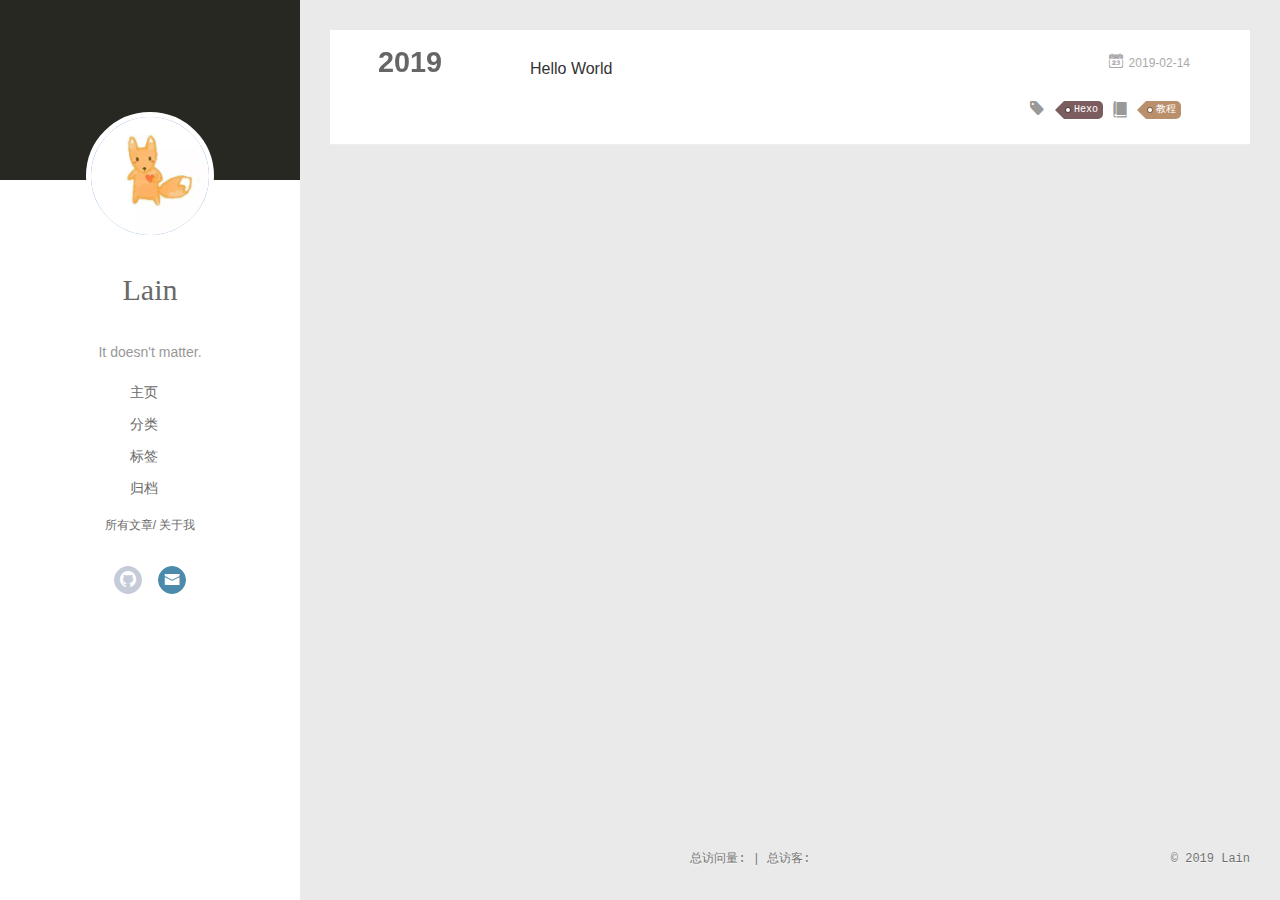
<file: categories/教程/index.html>
<!DOCTYPE html>
<html>
<head><meta name="generator" content="Hexo 3.8.0">
  <meta charset="utf-8">
  
  <meta name="renderer" content="webkit">
  <meta http-equiv="X-UA-Compatible" content="IE=edge">
  <link rel="dns-prefetch" href="https://zhengsaishuo.github.io">
  <title>Category: 教程 | Lain&#39;s Blog</title>
  <meta name="viewport" content="width=device-width, initial-scale=1, maximum-scale=1">
  <meta name="description" content="云在青天水在瓶，自然自在保有永久的清明。">
<meta property="og:type" content="website">
<meta property="og:title" content="Lain&#39;s Blog">
<meta property="og:url" content="https://zhengsaishuo.github.io/categories/教程/index.html">
<meta property="og:site_name" content="Lain&#39;s Blog">
<meta property="og:description" content="云在青天水在瓶，自然自在保有永久的清明。">
<meta property="og:locale" content="zh-CN">
<meta name="twitter:card" content="summary">
<meta name="twitter:title" content="Lain&#39;s Blog">
<meta name="twitter:description" content="云在青天水在瓶，自然自在保有永久的清明。">
  
  
    <link rel="icon" href="/img/favicon.png">
  
  <link rel="stylesheet" type="text/css" href="/./main.0cf68a.css">
  <style type="text/css">
  
    #container.show {
      background: linear-gradient(200deg,#a0cfe4,#e8c37e);
    }
  </style>
  

  

</head>
</html>
<body>
  <div id="container" q-class="show:isCtnShow">
    <canvas id="anm-canvas" class="anm-canvas"></canvas>
    <div class="left-col" q-class="show:isShow">
      
<div class="overlay" style="background: #272822"></div>
<div class="intrude-less">
	<header id="header" class="inner">
		<a href="https://zhengsaishuo.github.io" class="profilepic">
			<img src="/img/avatar.jpg" class="js-avatar">
		</a>
		<hgroup>
		  <h1 class="header-author"><a href="https://zhengsaishuo.github.io">Lain</a></h1>
		</hgroup>
		
		<p class="header-subtitle">It doesn&#39;t matter.</p>
		

		<nav class="header-menu">
			<ul>
			
				<li><a href="/">主页</a></li>
	        
				<li><a href="/categories">分类</a></li>
	        
				<li><a href="/tags">标签</a></li>
	        
				<li><a href="/archives">归档</a></li>
	        
			</ul>
		</nav>
		<nav class="header-smart-menu">
    		
    			
    			<a q-on="click: openSlider(e, 'innerArchive')" href="javascript:void(0)">所有文章</a>
    			
            
    			
    			<a q-on="click: openSlider(e, 'aboutme')" href="javascript:void(0)">关于我</a>
    			
            
		</nav>
		<nav class="header-nav">
			<div class="social">
				
					<a class="github" target="_blank" href="https://github.com/zhengsaishuo" title="github"><i class="icon-github"></i></a>
		        
					<a class="mail" target="_blank" href="mailto:591039822@qq.com" title="mail"><i class="icon-mail"></i></a>
		        
			</div>
		</nav>
	</header>		
</div>

    </div>
    <div class="mid-col" q-class="show:isShow,hide:isShow|isFalse">
      
<nav id="mobile-nav">
  	<div class="overlay js-overlay" style="background: #272822"></div>
	<div class="btnctn js-mobile-btnctn">
  		<div class="slider-trigger list" q-on="click: openSlider(e)"><i class="icon icon-sort"></i></div>
	</div>
	<div class="intrude-less">
		<header id="header" class="inner">
			<div class="profilepic">
				<img src="/img/avatar.jpg" class="js-avatar">
			</div>
			<hgroup>
			  <h1 class="header-author js-header-author">Lain</h1>
			</hgroup>
			
			<p class="header-subtitle"><i class="icon icon-quo-left"></i>It doesn&#39;t matter.<i class="icon icon-quo-right"></i></p>
			
			
			
				
			
				
			
				
			
				
			
			
			
			<nav class="header-nav">
				<div class="social">
					
						<a class="github" target="_blank" href="https://github.com/zhengsaishuo" title="github"><i class="icon-github"></i></a>
			        
						<a class="mail" target="_blank" href="mailto:591039822@qq.com" title="mail"><i class="icon-mail"></i></a>
			        
				</div>
			</nav>

			<nav class="header-menu js-header-menu">
				<ul style="width: 70%">
				
				
					<li style="width: 25%"><a href="/">主页</a></li>
		        
					<li style="width: 25%"><a href="/categories">分类</a></li>
		        
					<li style="width: 25%"><a href="/tags">标签</a></li>
		        
					<li style="width: 25%"><a href="/archives">归档</a></li>
		        
				</ul>
			</nav>
		</header>				
	</div>
	<div class="mobile-mask" style="display:none" q-show="isShow"></div>
</nav>

      <div id="wrapper" class="body-wrap">
        <div class="menu-l">
          <div class="canvas-wrap">
            <canvas data-colors="#eaeaea" data-sectionHeight="100" data-contentId="js-content" id="myCanvas1" class="anm-canvas"></canvas>
          </div>
          <div id="js-content" class="content-ll">
            
  
  
    
    
      
      
      <section class="archives-wrap">
        <div class="archive-year-wrap">
          <a href="/archives/2019" class="archive-year">2019</a>
        </div>
        <div class="archives">
    
    <article class="archive-article archive-type-post">
  <div class="archive-article-inner">
    <header class="archive-article-header">
      	<div class="article-meta">
	      	<a href="/2019/02/14/hello-world/" class="archive-article-date">
  	<time datetime="2019-02-14T01:07:43.919Z" itemprop="datePublished"><i class="icon-calendar icon"></i>2019-02-14</time>
</a>
        </div>
    	 
  
    <h1 itemprop="name">
      <a class="archive-article-title" href="/2019/02/14/hello-world/">Hello World</a>
    </h1>
  

        <div class="article-info info-on-right">
          
	<div class="article-tag tagcloud">
		<i class="icon-price-tags icon"></i>
		<ul class="article-tag-list">
			 
        		<li class="article-tag-list-item">
        			<a href="javascript:void(0)" class="js-tag article-tag-list-link color5">Hexo</a>
        		</li>
      		
		</ul>
	</div>

          
	<div class="article-category tagcloud">
		<i class="icon-book icon"></i>
		<ul class="article-tag-list">
			 
        		<li class="article-tag-list-item">
        			<a href="/categories/教程//" class="article-tag-list-link color3">教程</a>
        		</li>
      		
		</ul>
	</div>


        </div>
        <div class="clearfix"></div>
    </header>
  </div>
</article>
  
  
    </div></section>
  

    


          </div>
        </div>
      </div>
      
<footer id="footer">
  <div class="outer">
    <div id="footer-info">
    	<div class="footer-right">
    		&copy; 2019 Lain
    	</div>
      	<!-- <div class="footer-right">
      		<a href="http://hexo.io/" target="_blank">Hexo</a>  Theme <a href="https://github.com/litten/hexo-theme-yilia" target="_blank">Yilia</a> by Litten
				</div> -->
				<div calss="count-span">
					<span id="busuanzi_container_site_pv">
					总访问量: <span id="busuanzi_value_site_pv"></span>|
					</span>
					<span id="busuanzi_container_site_uv">
					总访客: <span id="busuanzi_value_site_uv"></span>
					</span>
			</div>
			<!-- 根据个人喜好在相应位置添加以上代码 -->
			
			<script async src="//busuanzi.ibruce.info/busuanzi/2.3/busuanzi.pure.mini.js"></script>
    </div>
  </div>
</footer>
<!--页面点击小红心-->
<script type="text/javascript" src="/love.js"></script>
    </div>
    <script>
	var yiliaConfig = {
		mathjax: true,
		isHome: false,
		isPost: false,
		isArchive: false,
		isTag: false,
		isCategory: true,
		open_in_new: false,
		toc_hide_index: true,
		root: "/",
		innerArchive: true,
		showTags: true
	}
</script>

<script>!function(t){function n(e){if(r[e])return r[e].exports;var i=r[e]={exports:{},id:e,loaded:!1};return t[e].call(i.exports,i,i.exports,n),i.loaded=!0,i.exports}var r={};n.m=t,n.c=r,n.p="./",n(0)}([function(t,n,r){r(195),t.exports=r(191)},function(t,n,r){var e=r(3),i=r(52),o=r(27),u=r(28),c=r(53),f="prototype",a=function(t,n,r){var s,l,h,v,p=t&a.F,d=t&a.G,y=t&a.S,g=t&a.P,b=t&a.B,m=d?e:y?e[n]||(e[n]={}):(e[n]||{})[f],x=d?i:i[n]||(i[n]={}),w=x[f]||(x[f]={});d&&(r=n);for(s in r)l=!p&&m&&void 0!==m[s],h=(l?m:r)[s],v=b&&l?c(h,e):g&&"function"==typeof h?c(Function.call,h):h,m&&u(m,s,h,t&a.U),x[s]!=h&&o(x,s,v),g&&w[s]!=h&&(w[s]=h)};e.core=i,a.F=1,a.G=2,a.S=4,a.P=8,a.B=16,a.W=32,a.U=64,a.R=128,t.exports=a},function(t,n,r){var e=r(6);t.exports=function(t){if(!e(t))throw TypeError(t+" is not an object!");return t}},function(t,n){var r=t.exports="undefined"!=typeof window&&window.Math==Math?window:"undefined"!=typeof self&&self.Math==Math?self:Function("return this")();"number"==typeof __g&&(__g=r)},function(t,n){t.exports=function(t){try{return!!t()}catch(t){return!0}}},function(t,n){var r=t.exports="undefined"!=typeof window&&window.Math==Math?window:"undefined"!=typeof self&&self.Math==Math?self:Function("return this")();"number"==typeof __g&&(__g=r)},function(t,n){t.exports=function(t){return"object"==typeof t?null!==t:"function"==typeof t}},function(t,n,r){var e=r(126)("wks"),i=r(76),o=r(3).Symbol,u="function"==typeof o;(t.exports=function(t){return e[t]||(e[t]=u&&o[t]||(u?o:i)("Symbol."+t))}).store=e},function(t,n){var r={}.hasOwnProperty;t.exports=function(t,n){return r.call(t,n)}},function(t,n,r){var e=r(94),i=r(33);t.exports=function(t){return e(i(t))}},function(t,n,r){t.exports=!r(4)(function(){return 7!=Object.defineProperty({},"a",{get:function(){return 7}}).a})},function(t,n,r){var e=r(2),i=r(167),o=r(50),u=Object.defineProperty;n.f=r(10)?Object.defineProperty:function(t,n,r){if(e(t),n=o(n,!0),e(r),i)try{return u(t,n,r)}catch(t){}if("get"in r||"set"in r)throw TypeError("Accessors not supported!");return"value"in r&&(t[n]=r.value),t}},function(t,n,r){t.exports=!r(18)(function(){return 7!=Object.defineProperty({},"a",{get:function(){return 7}}).a})},function(t,n,r){var e=r(14),i=r(22);t.exports=r(12)?function(t,n,r){return e.f(t,n,i(1,r))}:function(t,n,r){return t[n]=r,t}},function(t,n,r){var e=r(20),i=r(58),o=r(42),u=Object.defineProperty;n.f=r(12)?Object.defineProperty:function(t,n,r){if(e(t),n=o(n,!0),e(r),i)try{return u(t,n,r)}catch(t){}if("get"in r||"set"in r)throw TypeError("Accessors not supported!");return"value"in r&&(t[n]=r.value),t}},function(t,n,r){var e=r(40)("wks"),i=r(23),o=r(5).Symbol,u="function"==typeof o;(t.exports=function(t){return e[t]||(e[t]=u&&o[t]||(u?o:i)("Symbol."+t))}).store=e},function(t,n,r){var e=r(67),i=Math.min;t.exports=function(t){return t>0?i(e(t),9007199254740991):0}},function(t,n,r){var e=r(46);t.exports=function(t){return Object(e(t))}},function(t,n){t.exports=function(t){try{return!!t()}catch(t){return!0}}},function(t,n,r){var e=r(63),i=r(34);t.exports=Object.keys||function(t){return e(t,i)}},function(t,n,r){var e=r(21);t.exports=function(t){if(!e(t))throw TypeError(t+" is not an object!");return t}},function(t,n){t.exports=function(t){return"object"==typeof t?null!==t:"function"==typeof t}},function(t,n){t.exports=function(t,n){return{enumerable:!(1&t),configurable:!(2&t),writable:!(4&t),value:n}}},function(t,n){var r=0,e=Math.random();t.exports=function(t){return"Symbol(".concat(void 0===t?"":t,")_",(++r+e).toString(36))}},function(t,n){var r={}.hasOwnProperty;t.exports=function(t,n){return r.call(t,n)}},function(t,n){var r=t.exports={version:"2.4.0"};"number"==typeof __e&&(__e=r)},function(t,n){t.exports=function(t){if("function"!=typeof t)throw TypeError(t+" is not a function!");return t}},function(t,n,r){var e=r(11),i=r(66);t.exports=r(10)?function(t,n,r){return e.f(t,n,i(1,r))}:function(t,n,r){return t[n]=r,t}},function(t,n,r){var e=r(3),i=r(27),o=r(24),u=r(76)("src"),c="toString",f=Function[c],a=(""+f).split(c);r(52).inspectSource=function(t){return f.call(t)},(t.exports=function(t,n,r,c){var f="function"==typeof r;f&&(o(r,"name")||i(r,"name",n)),t[n]!==r&&(f&&(o(r,u)||i(r,u,t[n]?""+t[n]:a.join(String(n)))),t===e?t[n]=r:c?t[n]?t[n]=r:i(t,n,r):(delete t[n],i(t,n,r)))})(Function.prototype,c,function(){return"function"==typeof this&&this[u]||f.call(this)})},function(t,n,r){var e=r(1),i=r(4),o=r(46),u=function(t,n,r,e){var i=String(o(t)),u="<"+n;return""!==r&&(u+=" "+r+'="'+String(e).replace(/"/g,"&quot;")+'"'),u+">"+i+"</"+n+">"};t.exports=function(t,n){var r={};r[t]=n(u),e(e.P+e.F*i(function(){var n=""[t]('"');return n!==n.toLowerCase()||n.split('"').length>3}),"String",r)}},function(t,n,r){var e=r(115),i=r(46);t.exports=function(t){return e(i(t))}},function(t,n,r){var e=r(116),i=r(66),o=r(30),u=r(50),c=r(24),f=r(167),a=Object.getOwnPropertyDescriptor;n.f=r(10)?a:function(t,n){if(t=o(t),n=u(n,!0),f)try{return a(t,n)}catch(t){}if(c(t,n))return i(!e.f.call(t,n),t[n])}},function(t,n,r){var e=r(24),i=r(17),o=r(145)("IE_PROTO"),u=Object.prototype;t.exports=Object.getPrototypeOf||function(t){return t=i(t),e(t,o)?t[o]:"function"==typeof t.constructor&&t instanceof t.constructor?t.constructor.prototype:t instanceof Object?u:null}},function(t,n){t.exports=function(t){if(void 0==t)throw TypeError("Can't call method on  "+t);return t}},function(t,n){t.exports="constructor,hasOwnProperty,isPrototypeOf,propertyIsEnumerable,toLocaleString,toString,valueOf".split(",")},function(t,n){t.exports={}},function(t,n){t.exports=!0},function(t,n){n.f={}.propertyIsEnumerable},function(t,n,r){var e=r(14).f,i=r(8),o=r(15)("toStringTag");t.exports=function(t,n,r){t&&!i(t=r?t:t.prototype,o)&&e(t,o,{configurable:!0,value:n})}},function(t,n,r){var e=r(40)("keys"),i=r(23);t.exports=function(t){return e[t]||(e[t]=i(t))}},function(t,n,r){var e=r(5),i="__core-js_shared__",o=e[i]||(e[i]={});t.exports=function(t){return o[t]||(o[t]={})}},function(t,n){var r=Math.ceil,e=Math.floor;t.exports=function(t){return isNaN(t=+t)?0:(t>0?e:r)(t)}},function(t,n,r){var e=r(21);t.exports=function(t,n){if(!e(t))return t;var r,i;if(n&&"function"==typeof(r=t.toString)&&!e(i=r.call(t)))return i;if("function"==typeof(r=t.valueOf)&&!e(i=r.call(t)))return i;if(!n&&"function"==typeof(r=t.toString)&&!e(i=r.call(t)))return i;throw TypeError("Can't convert object to primitive value")}},function(t,n,r){var e=r(5),i=r(25),o=r(36),u=r(44),c=r(14).f;t.exports=function(t){var n=i.Symbol||(i.Symbol=o?{}:e.Symbol||{});"_"==t.charAt(0)||t in n||c(n,t,{value:u.f(t)})}},function(t,n,r){n.f=r(15)},function(t,n){var r={}.toString;t.exports=function(t){return r.call(t).slice(8,-1)}},function(t,n){t.exports=function(t){if(void 0==t)throw TypeError("Can't call method on  "+t);return t}},function(t,n,r){var e=r(4);t.exports=function(t,n){return!!t&&e(function(){n?t.call(null,function(){},1):t.call(null)})}},function(t,n,r){var e=r(53),i=r(115),o=r(17),u=r(16),c=r(203);t.exports=function(t,n){var r=1==t,f=2==t,a=3==t,s=4==t,l=6==t,h=5==t||l,v=n||c;return function(n,c,p){for(var d,y,g=o(n),b=i(g),m=e(c,p,3),x=u(b.length),w=0,S=r?v(n,x):f?v(n,0):void 0;x>w;w++)if((h||w in b)&&(d=b[w],y=m(d,w,g),t))if(r)S[w]=y;else if(y)switch(t){case 3:return!0;case 5:return d;case 6:return w;case 2:S.push(d)}else if(s)return!1;return l?-1:a||s?s:S}}},function(t,n,r){var e=r(1),i=r(52),o=r(4);t.exports=function(t,n){var r=(i.Object||{})[t]||Object[t],u={};u[t]=n(r),e(e.S+e.F*o(function(){r(1)}),"Object",u)}},function(t,n,r){var e=r(6);t.exports=function(t,n){if(!e(t))return t;var r,i;if(n&&"function"==typeof(r=t.toString)&&!e(i=r.call(t)))return i;if("function"==typeof(r=t.valueOf)&&!e(i=r.call(t)))return i;if(!n&&"function"==typeof(r=t.toString)&&!e(i=r.call(t)))return i;throw TypeError("Can't convert object to primitive value")}},function(t,n,r){var e=r(5),i=r(25),o=r(91),u=r(13),c="prototype",f=function(t,n,r){var a,s,l,h=t&f.F,v=t&f.G,p=t&f.S,d=t&f.P,y=t&f.B,g=t&f.W,b=v?i:i[n]||(i[n]={}),m=b[c],x=v?e:p?e[n]:(e[n]||{})[c];v&&(r=n);for(a in r)(s=!h&&x&&void 0!==x[a])&&a in b||(l=s?x[a]:r[a],b[a]=v&&"function"!=typeof x[a]?r[a]:y&&s?o(l,e):g&&x[a]==l?function(t){var n=function(n,r,e){if(this instanceof t){switch(arguments.length){case 0:return new t;case 1:return new t(n);case 2:return new t(n,r)}return new t(n,r,e)}return t.apply(this,arguments)};return n[c]=t[c],n}(l):d&&"function"==typeof l?o(Function.call,l):l,d&&((b.virtual||(b.virtual={}))[a]=l,t&f.R&&m&&!m[a]&&u(m,a,l)))};f.F=1,f.G=2,f.S=4,f.P=8,f.B=16,f.W=32,f.U=64,f.R=128,t.exports=f},function(t,n){var r=t.exports={version:"2.4.0"};"number"==typeof __e&&(__e=r)},function(t,n,r){var e=r(26);t.exports=function(t,n,r){if(e(t),void 0===n)return t;switch(r){case 1:return function(r){return t.call(n,r)};case 2:return function(r,e){return t.call(n,r,e)};case 3:return function(r,e,i){return t.call(n,r,e,i)}}return function(){return t.apply(n,arguments)}}},function(t,n,r){var e=r(183),i=r(1),o=r(126)("metadata"),u=o.store||(o.store=new(r(186))),c=function(t,n,r){var i=u.get(t);if(!i){if(!r)return;u.set(t,i=new e)}var o=i.get(n);if(!o){if(!r)return;i.set(n,o=new e)}return o},f=function(t,n,r){var e=c(n,r,!1);return void 0!==e&&e.has(t)},a=function(t,n,r){var e=c(n,r,!1);return void 0===e?void 0:e.get(t)},s=function(t,n,r,e){c(r,e,!0).set(t,n)},l=function(t,n){var r=c(t,n,!1),e=[];return r&&r.forEach(function(t,n){e.push(n)}),e},h=function(t){return void 0===t||"symbol"==typeof t?t:String(t)},v=function(t){i(i.S,"Reflect",t)};t.exports={store:u,map:c,has:f,get:a,set:s,keys:l,key:h,exp:v}},function(t,n,r){"use strict";if(r(10)){var e=r(69),i=r(3),o=r(4),u=r(1),c=r(127),f=r(152),a=r(53),s=r(68),l=r(66),h=r(27),v=r(73),p=r(67),d=r(16),y=r(75),g=r(50),b=r(24),m=r(180),x=r(114),w=r(6),S=r(17),_=r(137),O=r(70),E=r(32),P=r(71).f,j=r(154),F=r(76),M=r(7),A=r(48),N=r(117),T=r(146),I=r(155),k=r(80),L=r(123),R=r(74),C=r(130),D=r(160),U=r(11),W=r(31),G=U.f,B=W.f,V=i.RangeError,z=i.TypeError,q=i.Uint8Array,K="ArrayBuffer",J="Shared"+K,Y="BYTES_PER_ELEMENT",H="prototype",$=Array[H],X=f.ArrayBuffer,Q=f.DataView,Z=A(0),tt=A(2),nt=A(3),rt=A(4),et=A(5),it=A(6),ot=N(!0),ut=N(!1),ct=I.values,ft=I.keys,at=I.entries,st=$.lastIndexOf,lt=$.reduce,ht=$.reduceRight,vt=$.join,pt=$.sort,dt=$.slice,yt=$.toString,gt=$.toLocaleString,bt=M("iterator"),mt=M("toStringTag"),xt=F("typed_constructor"),wt=F("def_constructor"),St=c.CONSTR,_t=c.TYPED,Ot=c.VIEW,Et="Wrong length!",Pt=A(1,function(t,n){return Tt(T(t,t[wt]),n)}),jt=o(function(){return 1===new q(new Uint16Array([1]).buffer)[0]}),Ft=!!q&&!!q[H].set&&o(function(){new q(1).set({})}),Mt=function(t,n){if(void 0===t)throw z(Et);var r=+t,e=d(t);if(n&&!m(r,e))throw V(Et);return e},At=function(t,n){var r=p(t);if(r<0||r%n)throw V("Wrong offset!");return r},Nt=function(t){if(w(t)&&_t in t)return t;throw z(t+" is not a typed array!")},Tt=function(t,n){if(!(w(t)&&xt in t))throw z("It is not a typed array constructor!");return new t(n)},It=function(t,n){return kt(T(t,t[wt]),n)},kt=function(t,n){for(var r=0,e=n.length,i=Tt(t,e);e>r;)i[r]=n[r++];return i},Lt=function(t,n,r){G(t,n,{get:function(){return this._d[r]}})},Rt=function(t){var n,r,e,i,o,u,c=S(t),f=arguments.length,s=f>1?arguments[1]:void 0,l=void 0!==s,h=j(c);if(void 0!=h&&!_(h)){for(u=h.call(c),e=[],n=0;!(o=u.next()).done;n++)e.push(o.value);c=e}for(l&&f>2&&(s=a(s,arguments[2],2)),n=0,r=d(c.length),i=Tt(this,r);r>n;n++)i[n]=l?s(c[n],n):c[n];return i},Ct=function(){for(var t=0,n=arguments.length,r=Tt(this,n);n>t;)r[t]=arguments[t++];return r},Dt=!!q&&o(function(){gt.call(new q(1))}),Ut=function(){return gt.apply(Dt?dt.call(Nt(this)):Nt(this),arguments)},Wt={copyWithin:function(t,n){return D.call(Nt(this),t,n,arguments.length>2?arguments[2]:void 0)},every:function(t){return rt(Nt(this),t,arguments.length>1?arguments[1]:void 0)},fill:function(t){return C.apply(Nt(this),arguments)},filter:function(t){return It(this,tt(Nt(this),t,arguments.length>1?arguments[1]:void 0))},find:function(t){return et(Nt(this),t,arguments.length>1?arguments[1]:void 0)},findIndex:function(t){return it(Nt(this),t,arguments.length>1?arguments[1]:void 0)},forEach:function(t){Z(Nt(this),t,arguments.length>1?arguments[1]:void 0)},indexOf:function(t){return ut(Nt(this),t,arguments.length>1?arguments[1]:void 0)},includes:function(t){return ot(Nt(this),t,arguments.length>1?arguments[1]:void 0)},join:function(t){return vt.apply(Nt(this),arguments)},lastIndexOf:function(t){return st.apply(Nt(this),arguments)},map:function(t){return Pt(Nt(this),t,arguments.length>1?arguments[1]:void 0)},reduce:function(t){return lt.apply(Nt(this),arguments)},reduceRight:function(t){return ht.apply(Nt(this),arguments)},reverse:function(){for(var t,n=this,r=Nt(n).length,e=Math.floor(r/2),i=0;i<e;)t=n[i],n[i++]=n[--r],n[r]=t;return n},some:function(t){return nt(Nt(this),t,arguments.length>1?arguments[1]:void 0)},sort:function(t){return pt.call(Nt(this),t)},subarray:function(t,n){var r=Nt(this),e=r.length,i=y(t,e);return new(T(r,r[wt]))(r.buffer,r.byteOffset+i*r.BYTES_PER_ELEMENT,d((void 0===n?e:y(n,e))-i))}},Gt=function(t,n){return It(this,dt.call(Nt(this),t,n))},Bt=function(t){Nt(this);var n=At(arguments[1],1),r=this.length,e=S(t),i=d(e.length),o=0;if(i+n>r)throw V(Et);for(;o<i;)this[n+o]=e[o++]},Vt={entries:function(){return at.call(Nt(this))},keys:function(){return ft.call(Nt(this))},values:function(){return ct.call(Nt(this))}},zt=function(t,n){return w(t)&&t[_t]&&"symbol"!=typeof n&&n in t&&String(+n)==String(n)},qt=function(t,n){return zt(t,n=g(n,!0))?l(2,t[n]):B(t,n)},Kt=function(t,n,r){return!(zt(t,n=g(n,!0))&&w(r)&&b(r,"value"))||b(r,"get")||b(r,"set")||r.configurable||b(r,"writable")&&!r.writable||b(r,"enumerable")&&!r.enumerable?G(t,n,r):(t[n]=r.value,t)};St||(W.f=qt,U.f=Kt),u(u.S+u.F*!St,"Object",{getOwnPropertyDescriptor:qt,defineProperty:Kt}),o(function(){yt.call({})})&&(yt=gt=function(){return vt.call(this)});var Jt=v({},Wt);v(Jt,Vt),h(Jt,bt,Vt.values),v(Jt,{slice:Gt,set:Bt,constructor:function(){},toString:yt,toLocaleString:Ut}),Lt(Jt,"buffer","b"),Lt(Jt,"byteOffset","o"),Lt(Jt,"byteLength","l"),Lt(Jt,"length","e"),G(Jt,mt,{get:function(){return this[_t]}}),t.exports=function(t,n,r,f){f=!!f;var a=t+(f?"Clamped":"")+"Array",l="Uint8Array"!=a,v="get"+t,p="set"+t,y=i[a],g=y||{},b=y&&E(y),m=!y||!c.ABV,S={},_=y&&y[H],j=function(t,r){var e=t._d;return e.v[v](r*n+e.o,jt)},F=function(t,r,e){var i=t._d;f&&(e=(e=Math.round(e))<0?0:e>255?255:255&e),i.v[p](r*n+i.o,e,jt)},M=function(t,n){G(t,n,{get:function(){return j(this,n)},set:function(t){return F(this,n,t)},enumerable:!0})};m?(y=r(function(t,r,e,i){s(t,y,a,"_d");var o,u,c,f,l=0,v=0;if(w(r)){if(!(r instanceof X||(f=x(r))==K||f==J))return _t in r?kt(y,r):Rt.call(y,r);o=r,v=At(e,n);var p=r.byteLength;if(void 0===i){if(p%n)throw V(Et);if((u=p-v)<0)throw V(Et)}else if((u=d(i)*n)+v>p)throw V(Et);c=u/n}else c=Mt(r,!0),u=c*n,o=new X(u);for(h(t,"_d",{b:o,o:v,l:u,e:c,v:new Q(o)});l<c;)M(t,l++)}),_=y[H]=O(Jt),h(_,"constructor",y)):L(function(t){new y(null),new y(t)},!0)||(y=r(function(t,r,e,i){s(t,y,a);var o;return w(r)?r instanceof X||(o=x(r))==K||o==J?void 0!==i?new g(r,At(e,n),i):void 0!==e?new g(r,At(e,n)):new g(r):_t in r?kt(y,r):Rt.call(y,r):new g(Mt(r,l))}),Z(b!==Function.prototype?P(g).concat(P(b)):P(g),function(t){t in y||h(y,t,g[t])}),y[H]=_,e||(_.constructor=y));var A=_[bt],N=!!A&&("values"==A.name||void 0==A.name),T=Vt.values;h(y,xt,!0),h(_,_t,a),h(_,Ot,!0),h(_,wt,y),(f?new y(1)[mt]==a:mt in _)||G(_,mt,{get:function(){return a}}),S[a]=y,u(u.G+u.W+u.F*(y!=g),S),u(u.S,a,{BYTES_PER_ELEMENT:n,from:Rt,of:Ct}),Y in _||h(_,Y,n),u(u.P,a,Wt),R(a),u(u.P+u.F*Ft,a,{set:Bt}),u(u.P+u.F*!N,a,Vt),u(u.P+u.F*(_.toString!=yt),a,{toString:yt}),u(u.P+u.F*o(function(){new y(1).slice()}),a,{slice:Gt}),u(u.P+u.F*(o(function(){return[1,2].toLocaleString()!=new y([1,2]).toLocaleString()})||!o(function(){_.toLocaleString.call([1,2])})),a,{toLocaleString:Ut}),k[a]=N?A:T,e||N||h(_,bt,T)}}else t.exports=function(){}},function(t,n){var r={}.toString;t.exports=function(t){return r.call(t).slice(8,-1)}},function(t,n,r){var e=r(21),i=r(5).document,o=e(i)&&e(i.createElement);t.exports=function(t){return o?i.createElement(t):{}}},function(t,n,r){t.exports=!r(12)&&!r(18)(function(){return 7!=Object.defineProperty(r(57)("div"),"a",{get:function(){return 7}}).a})},function(t,n,r){"use strict";var e=r(36),i=r(51),o=r(64),u=r(13),c=r(8),f=r(35),a=r(96),s=r(38),l=r(103),h=r(15)("iterator"),v=!([].keys&&"next"in[].keys()),p="keys",d="values",y=function(){return this};t.exports=function(t,n,r,g,b,m,x){a(r,n,g);var w,S,_,O=function(t){if(!v&&t in F)return F[t];switch(t){case p:case d:return function(){return new r(this,t)}}return function(){return new r(this,t)}},E=n+" Iterator",P=b==d,j=!1,F=t.prototype,M=F[h]||F["@@iterator"]||b&&F[b],A=M||O(b),N=b?P?O("entries"):A:void 0,T="Array"==n?F.entries||M:M;if(T&&(_=l(T.call(new t)))!==Object.prototype&&(s(_,E,!0),e||c(_,h)||u(_,h,y)),P&&M&&M.name!==d&&(j=!0,A=function(){return M.call(this)}),e&&!x||!v&&!j&&F[h]||u(F,h,A),f[n]=A,f[E]=y,b)if(w={values:P?A:O(d),keys:m?A:O(p),entries:N},x)for(S in w)S in F||o(F,S,w[S]);else i(i.P+i.F*(v||j),n,w);return w}},function(t,n,r){var e=r(20),i=r(100),o=r(34),u=r(39)("IE_PROTO"),c=function(){},f="prototype",a=function(){var t,n=r(57)("iframe"),e=o.length;for(n.style.display="none",r(93).appendChild(n),n.src="javascript:",t=n.contentWindow.document,t.open(),t.write("<script>document.F=Object<\/script>"),t.close(),a=t.F;e--;)delete a[f][o[e]];return a()};t.exports=Object.create||function(t,n){var r;return null!==t?(c[f]=e(t),r=new c,c[f]=null,r[u]=t):r=a(),void 0===n?r:i(r,n)}},function(t,n,r){var e=r(63),i=r(34).concat("length","prototype");n.f=Object.getOwnPropertyNames||function(t){return e(t,i)}},function(t,n){n.f=Object.getOwnPropertySymbols},function(t,n,r){var e=r(8),i=r(9),o=r(90)(!1),u=r(39)("IE_PROTO");t.exports=function(t,n){var r,c=i(t),f=0,a=[];for(r in c)r!=u&&e(c,r)&&a.push(r);for(;n.length>f;)e(c,r=n[f++])&&(~o(a,r)||a.push(r));return a}},function(t,n,r){t.exports=r(13)},function(t,n,r){var e=r(76)("meta"),i=r(6),o=r(24),u=r(11).f,c=0,f=Object.isExtensible||function(){return!0},a=!r(4)(function(){return f(Object.preventExtensions({}))}),s=function(t){u(t,e,{value:{i:"O"+ ++c,w:{}}})},l=function(t,n){if(!i(t))return"symbol"==typeof t?t:("string"==typeof t?"S":"P")+t;if(!o(t,e)){if(!f(t))return"F";if(!n)return"E";s(t)}return t[e].i},h=function(t,n){if(!o(t,e)){if(!f(t))return!0;if(!n)return!1;s(t)}return t[e].w},v=function(t){return a&&p.NEED&&f(t)&&!o(t,e)&&s(t),t},p=t.exports={KEY:e,NEED:!1,fastKey:l,getWeak:h,onFreeze:v}},function(t,n){t.exports=function(t,n){return{enumerable:!(1&t),configurable:!(2&t),writable:!(4&t),value:n}}},function(t,n){var r=Math.ceil,e=Math.floor;t.exports=function(t){return isNaN(t=+t)?0:(t>0?e:r)(t)}},function(t,n){t.exports=function(t,n,r,e){if(!(t instanceof n)||void 0!==e&&e in t)throw TypeError(r+": incorrect invocation!");return t}},function(t,n){t.exports=!1},function(t,n,r){var e=r(2),i=r(173),o=r(133),u=r(145)("IE_PROTO"),c=function(){},f="prototype",a=function(){var t,n=r(132)("iframe"),e=o.length;for(n.style.display="none",r(135).appendChild(n),n.src="javascript:",t=n.contentWindow.document,t.open(),t.write("<script>document.F=Object<\/script>"),t.close(),a=t.F;e--;)delete a[f][o[e]];return a()};t.exports=Object.create||function(t,n){var r;return null!==t?(c[f]=e(t),r=new c,c[f]=null,r[u]=t):r=a(),void 0===n?r:i(r,n)}},function(t,n,r){var e=r(175),i=r(133).concat("length","prototype");n.f=Object.getOwnPropertyNames||function(t){return e(t,i)}},function(t,n,r){var e=r(175),i=r(133);t.exports=Object.keys||function(t){return e(t,i)}},function(t,n,r){var e=r(28);t.exports=function(t,n,r){for(var i in n)e(t,i,n[i],r);return t}},function(t,n,r){"use strict";var e=r(3),i=r(11),o=r(10),u=r(7)("species");t.exports=function(t){var n=e[t];o&&n&&!n[u]&&i.f(n,u,{configurable:!0,get:function(){return this}})}},function(t,n,r){var e=r(67),i=Math.max,o=Math.min;t.exports=function(t,n){return t=e(t),t<0?i(t+n,0):o(t,n)}},function(t,n){var r=0,e=Math.random();t.exports=function(t){return"Symbol(".concat(void 0===t?"":t,")_",(++r+e).toString(36))}},function(t,n,r){var e=r(33);t.exports=function(t){return Object(e(t))}},function(t,n,r){var e=r(7)("unscopables"),i=Array.prototype;void 0==i[e]&&r(27)(i,e,{}),t.exports=function(t){i[e][t]=!0}},function(t,n,r){var e=r(53),i=r(169),o=r(137),u=r(2),c=r(16),f=r(154),a={},s={},n=t.exports=function(t,n,r,l,h){var v,p,d,y,g=h?function(){return t}:f(t),b=e(r,l,n?2:1),m=0;if("function"!=typeof g)throw TypeError(t+" is not iterable!");if(o(g)){for(v=c(t.length);v>m;m++)if((y=n?b(u(p=t[m])[0],p[1]):b(t[m]))===a||y===s)return y}else for(d=g.call(t);!(p=d.next()).done;)if((y=i(d,b,p.value,n))===a||y===s)return y};n.BREAK=a,n.RETURN=s},function(t,n){t.exports={}},function(t,n,r){var e=r(11).f,i=r(24),o=r(7)("toStringTag");t.exports=function(t,n,r){t&&!i(t=r?t:t.prototype,o)&&e(t,o,{configurable:!0,value:n})}},function(t,n,r){var e=r(1),i=r(46),o=r(4),u=r(150),c="["+u+"]",f="​",a=RegExp("^"+c+c+"*"),s=RegExp(c+c+"*$"),l=function(t,n,r){var i={},c=o(function(){return!!u[t]()||f[t]()!=f}),a=i[t]=c?n(h):u[t];r&&(i[r]=a),e(e.P+e.F*c,"String",i)},h=l.trim=function(t,n){return t=String(i(t)),1&n&&(t=t.replace(a,"")),2&n&&(t=t.replace(s,"")),t};t.exports=l},function(t,n,r){t.exports={default:r(86),__esModule:!0}},function(t,n,r){t.exports={default:r(87),__esModule:!0}},function(t,n,r){"use strict";function e(t){return t&&t.__esModule?t:{default:t}}n.__esModule=!0;var i=r(84),o=e(i),u=r(83),c=e(u),f="function"==typeof c.default&&"symbol"==typeof o.default?function(t){return typeof t}:function(t){return t&&"function"==typeof c.default&&t.constructor===c.default&&t!==c.default.prototype?"symbol":typeof t};n.default="function"==typeof c.default&&"symbol"===f(o.default)?function(t){return void 0===t?"undefined":f(t)}:function(t){return t&&"function"==typeof c.default&&t.constructor===c.default&&t!==c.default.prototype?"symbol":void 0===t?"undefined":f(t)}},function(t,n,r){r(110),r(108),r(111),r(112),t.exports=r(25).Symbol},function(t,n,r){r(109),r(113),t.exports=r(44).f("iterator")},function(t,n){t.exports=function(t){if("function"!=typeof t)throw TypeError(t+" is not a function!");return t}},function(t,n){t.exports=function(){}},function(t,n,r){var e=r(9),i=r(106),o=r(105);t.exports=function(t){return function(n,r,u){var c,f=e(n),a=i(f.length),s=o(u,a);if(t&&r!=r){for(;a>s;)if((c=f[s++])!=c)return!0}else for(;a>s;s++)if((t||s in f)&&f[s]===r)return t||s||0;return!t&&-1}}},function(t,n,r){var e=r(88);t.exports=function(t,n,r){if(e(t),void 0===n)return t;switch(r){case 1:return function(r){return t.call(n,r)};case 2:return function(r,e){return t.call(n,r,e)};case 3:return function(r,e,i){return t.call(n,r,e,i)}}return function(){return t.apply(n,arguments)}}},function(t,n,r){var e=r(19),i=r(62),o=r(37);t.exports=function(t){var n=e(t),r=i.f;if(r)for(var u,c=r(t),f=o.f,a=0;c.length>a;)f.call(t,u=c[a++])&&n.push(u);return n}},function(t,n,r){t.exports=r(5).document&&document.documentElement},function(t,n,r){var e=r(56);t.exports=Object("z").propertyIsEnumerable(0)?Object:function(t){return"String"==e(t)?t.split(""):Object(t)}},function(t,n,r){var e=r(56);t.exports=Array.isArray||function(t){return"Array"==e(t)}},function(t,n,r){"use strict";var e=r(60),i=r(22),o=r(38),u={};r(13)(u,r(15)("iterator"),function(){return this}),t.exports=function(t,n,r){t.prototype=e(u,{next:i(1,r)}),o(t,n+" Iterator")}},function(t,n){t.exports=function(t,n){return{value:n,done:!!t}}},function(t,n,r){var e=r(19),i=r(9);t.exports=function(t,n){for(var r,o=i(t),u=e(o),c=u.length,f=0;c>f;)if(o[r=u[f++]]===n)return r}},function(t,n,r){var e=r(23)("meta"),i=r(21),o=r(8),u=r(14).f,c=0,f=Object.isExtensible||function(){return!0},a=!r(18)(function(){return f(Object.preventExtensions({}))}),s=function(t){u(t,e,{value:{i:"O"+ ++c,w:{}}})},l=function(t,n){if(!i(t))return"symbol"==typeof t?t:("string"==typeof t?"S":"P")+t;if(!o(t,e)){if(!f(t))return"F";if(!n)return"E";s(t)}return t[e].i},h=function(t,n){if(!o(t,e)){if(!f(t))return!0;if(!n)return!1;s(t)}return t[e].w},v=function(t){return a&&p.NEED&&f(t)&&!o(t,e)&&s(t),t},p=t.exports={KEY:e,NEED:!1,fastKey:l,getWeak:h,onFreeze:v}},function(t,n,r){var e=r(14),i=r(20),o=r(19);t.exports=r(12)?Object.defineProperties:function(t,n){i(t);for(var r,u=o(n),c=u.length,f=0;c>f;)e.f(t,r=u[f++],n[r]);return t}},function(t,n,r){var e=r(37),i=r(22),o=r(9),u=r(42),c=r(8),f=r(58),a=Object.getOwnPropertyDescriptor;n.f=r(12)?a:function(t,n){if(t=o(t),n=u(n,!0),f)try{return a(t,n)}catch(t){}if(c(t,n))return i(!e.f.call(t,n),t[n])}},function(t,n,r){var e=r(9),i=r(61).f,o={}.toString,u="object"==typeof window&&window&&Object.getOwnPropertyNames?Object.getOwnPropertyNames(window):[],c=function(t){try{return i(t)}catch(t){return u.slice()}};t.exports.f=function(t){return u&&"[object Window]"==o.call(t)?c(t):i(e(t))}},function(t,n,r){var e=r(8),i=r(77),o=r(39)("IE_PROTO"),u=Object.prototype;t.exports=Object.getPrototypeOf||function(t){return t=i(t),e(t,o)?t[o]:"function"==typeof t.constructor&&t instanceof t.constructor?t.constructor.prototype:t instanceof Object?u:null}},function(t,n,r){var e=r(41),i=r(33);t.exports=function(t){return function(n,r){var o,u,c=String(i(n)),f=e(r),a=c.length;return f<0||f>=a?t?"":void 0:(o=c.charCodeAt(f),o<55296||o>56319||f+1===a||(u=c.charCodeAt(f+1))<56320||u>57343?t?c.charAt(f):o:t?c.slice(f,f+2):u-56320+(o-55296<<10)+65536)}}},function(t,n,r){var e=r(41),i=Math.max,o=Math.min;t.exports=function(t,n){return t=e(t),t<0?i(t+n,0):o(t,n)}},function(t,n,r){var e=r(41),i=Math.min;t.exports=function(t){return t>0?i(e(t),9007199254740991):0}},function(t,n,r){"use strict";var e=r(89),i=r(97),o=r(35),u=r(9);t.exports=r(59)(Array,"Array",function(t,n){this._t=u(t),this._i=0,this._k=n},function(){var t=this._t,n=this._k,r=this._i++;return!t||r>=t.length?(this._t=void 0,i(1)):"keys"==n?i(0,r):"values"==n?i(0,t[r]):i(0,[r,t[r]])},"values"),o.Arguments=o.Array,e("keys"),e("values"),e("entries")},function(t,n){},function(t,n,r){"use strict";var e=r(104)(!0);r(59)(String,"String",function(t){this._t=String(t),this._i=0},function(){var t,n=this._t,r=this._i;return r>=n.length?{value:void 0,done:!0}:(t=e(n,r),this._i+=t.length,{value:t,done:!1})})},function(t,n,r){"use strict";var e=r(5),i=r(8),o=r(12),u=r(51),c=r(64),f=r(99).KEY,a=r(18),s=r(40),l=r(38),h=r(23),v=r(15),p=r(44),d=r(43),y=r(98),g=r(92),b=r(95),m=r(20),x=r(9),w=r(42),S=r(22),_=r(60),O=r(102),E=r(101),P=r(14),j=r(19),F=E.f,M=P.f,A=O.f,N=e.Symbol,T=e.JSON,I=T&&T.stringify,k="prototype",L=v("_hidden"),R=v("toPrimitive"),C={}.propertyIsEnumerable,D=s("symbol-registry"),U=s("symbols"),W=s("op-symbols"),G=Object[k],B="function"==typeof N,V=e.QObject,z=!V||!V[k]||!V[k].findChild,q=o&&a(function(){return 7!=_(M({},"a",{get:function(){return M(this,"a",{value:7}).a}})).a})?function(t,n,r){var e=F(G,n);e&&delete G[n],M(t,n,r),e&&t!==G&&M(G,n,e)}:M,K=function(t){var n=U[t]=_(N[k]);return n._k=t,n},J=B&&"symbol"==typeof N.iterator?function(t){return"symbol"==typeof t}:function(t){return t instanceof N},Y=function(t,n,r){return t===G&&Y(W,n,r),m(t),n=w(n,!0),m(r),i(U,n)?(r.enumerable?(i(t,L)&&t[L][n]&&(t[L][n]=!1),r=_(r,{enumerable:S(0,!1)})):(i(t,L)||M(t,L,S(1,{})),t[L][n]=!0),q(t,n,r)):M(t,n,r)},H=function(t,n){m(t);for(var r,e=g(n=x(n)),i=0,o=e.length;o>i;)Y(t,r=e[i++],n[r]);return t},$=function(t,n){return void 0===n?_(t):H(_(t),n)},X=function(t){var n=C.call(this,t=w(t,!0));return!(this===G&&i(U,t)&&!i(W,t))&&(!(n||!i(this,t)||!i(U,t)||i(this,L)&&this[L][t])||n)},Q=function(t,n){if(t=x(t),n=w(n,!0),t!==G||!i(U,n)||i(W,n)){var r=F(t,n);return!r||!i(U,n)||i(t,L)&&t[L][n]||(r.enumerable=!0),r}},Z=function(t){for(var n,r=A(x(t)),e=[],o=0;r.length>o;)i(U,n=r[o++])||n==L||n==f||e.push(n);return e},tt=function(t){for(var n,r=t===G,e=A(r?W:x(t)),o=[],u=0;e.length>u;)!i(U,n=e[u++])||r&&!i(G,n)||o.push(U[n]);return o};B||(N=function(){if(this instanceof N)throw TypeError("Symbol is not a constructor!");var t=h(arguments.length>0?arguments[0]:void 0),n=function(r){this===G&&n.call(W,r),i(this,L)&&i(this[L],t)&&(this[L][t]=!1),q(this,t,S(1,r))};return o&&z&&q(G,t,{configurable:!0,set:n}),K(t)},c(N[k],"toString",function(){return this._k}),E.f=Q,P.f=Y,r(61).f=O.f=Z,r(37).f=X,r(62).f=tt,o&&!r(36)&&c(G,"propertyIsEnumerable",X,!0),p.f=function(t){return K(v(t))}),u(u.G+u.W+u.F*!B,{Symbol:N});for(var nt="hasInstance,isConcatSpreadable,iterator,match,replace,search,species,split,toPrimitive,toStringTag,unscopables".split(","),rt=0;nt.length>rt;)v(nt[rt++]);for(var nt=j(v.store),rt=0;nt.length>rt;)d(nt[rt++]);u(u.S+u.F*!B,"Symbol",{for:function(t){return i(D,t+="")?D[t]:D[t]=N(t)},keyFor:function(t){if(J(t))return y(D,t);throw TypeError(t+" is not a symbol!")},useSetter:function(){z=!0},useSimple:function(){z=!1}}),u(u.S+u.F*!B,"Object",{create:$,defineProperty:Y,defineProperties:H,getOwnPropertyDescriptor:Q,getOwnPropertyNames:Z,getOwnPropertySymbols:tt}),T&&u(u.S+u.F*(!B||a(function(){var t=N();return"[null]"!=I([t])||"{}"!=I({a:t})||"{}"!=I(Object(t))})),"JSON",{stringify:function(t){if(void 0!==t&&!J(t)){for(var n,r,e=[t],i=1;arguments.length>i;)e.push(arguments[i++]);return n=e[1],"function"==typeof n&&(r=n),!r&&b(n)||(n=function(t,n){if(r&&(n=r.call(this,t,n)),!J(n))return n}),e[1]=n,I.apply(T,e)}}}),N[k][R]||r(13)(N[k],R,N[k].valueOf),l(N,"Symbol"),l(Math,"Math",!0),l(e.JSON,"JSON",!0)},function(t,n,r){r(43)("asyncIterator")},function(t,n,r){r(43)("observable")},function(t,n,r){r(107);for(var e=r(5),i=r(13),o=r(35),u=r(15)("toStringTag"),c=["NodeList","DOMTokenList","MediaList","StyleSheetList","CSSRuleList"],f=0;f<5;f++){var a=c[f],s=e[a],l=s&&s.prototype;l&&!l[u]&&i(l,u,a),o[a]=o.Array}},function(t,n,r){var e=r(45),i=r(7)("toStringTag"),o="Arguments"==e(function(){return arguments}()),u=function(t,n){try{return t[n]}catch(t){}};t.exports=function(t){var n,r,c;return void 0===t?"Undefined":null===t?"Null":"string"==typeof(r=u(n=Object(t),i))?r:o?e(n):"Object"==(c=e(n))&&"function"==typeof n.callee?"Arguments":c}},function(t,n,r){var e=r(45);t.exports=Object("z").propertyIsEnumerable(0)?Object:function(t){return"String"==e(t)?t.split(""):Object(t)}},function(t,n){n.f={}.propertyIsEnumerable},function(t,n,r){var e=r(30),i=r(16),o=r(75);t.exports=function(t){return function(n,r,u){var c,f=e(n),a=i(f.length),s=o(u,a);if(t&&r!=r){for(;a>s;)if((c=f[s++])!=c)return!0}else for(;a>s;s++)if((t||s in f)&&f[s]===r)return t||s||0;return!t&&-1}}},function(t,n,r){"use strict";var e=r(3),i=r(1),o=r(28),u=r(73),c=r(65),f=r(79),a=r(68),s=r(6),l=r(4),h=r(123),v=r(81),p=r(136);t.exports=function(t,n,r,d,y,g){var b=e[t],m=b,x=y?"set":"add",w=m&&m.prototype,S={},_=function(t){var n=w[t];o(w,t,"delete"==t?function(t){return!(g&&!s(t))&&n.call(this,0===t?0:t)}:"has"==t?function(t){return!(g&&!s(t))&&n.call(this,0===t?0:t)}:"get"==t?function(t){return g&&!s(t)?void 0:n.call(this,0===t?0:t)}:"add"==t?function(t){return n.call(this,0===t?0:t),this}:function(t,r){return n.call(this,0===t?0:t,r),this})};if("function"==typeof m&&(g||w.forEach&&!l(function(){(new m).entries().next()}))){var O=new m,E=O[x](g?{}:-0,1)!=O,P=l(function(){O.has(1)}),j=h(function(t){new m(t)}),F=!g&&l(function(){for(var t=new m,n=5;n--;)t[x](n,n);return!t.has(-0)});j||(m=n(function(n,r){a(n,m,t);var e=p(new b,n,m);return void 0!=r&&f(r,y,e[x],e),e}),m.prototype=w,w.constructor=m),(P||F)&&(_("delete"),_("has"),y&&_("get")),(F||E)&&_(x),g&&w.clear&&delete w.clear}else m=d.getConstructor(n,t,y,x),u(m.prototype,r),c.NEED=!0;return v(m,t),S[t]=m,i(i.G+i.W+i.F*(m!=b),S),g||d.setStrong(m,t,y),m}},function(t,n,r){"use strict";var e=r(27),i=r(28),o=r(4),u=r(46),c=r(7);t.exports=function(t,n,r){var f=c(t),a=r(u,f,""[t]),s=a[0],l=a[1];o(function(){var n={};return n[f]=function(){return 7},7!=""[t](n)})&&(i(String.prototype,t,s),e(RegExp.prototype,f,2==n?function(t,n){return l.call(t,this,n)}:function(t){return l.call(t,this)}))}
},function(t,n,r){"use strict";var e=r(2);t.exports=function(){var t=e(this),n="";return t.global&&(n+="g"),t.ignoreCase&&(n+="i"),t.multiline&&(n+="m"),t.unicode&&(n+="u"),t.sticky&&(n+="y"),n}},function(t,n){t.exports=function(t,n,r){var e=void 0===r;switch(n.length){case 0:return e?t():t.call(r);case 1:return e?t(n[0]):t.call(r,n[0]);case 2:return e?t(n[0],n[1]):t.call(r,n[0],n[1]);case 3:return e?t(n[0],n[1],n[2]):t.call(r,n[0],n[1],n[2]);case 4:return e?t(n[0],n[1],n[2],n[3]):t.call(r,n[0],n[1],n[2],n[3])}return t.apply(r,n)}},function(t,n,r){var e=r(6),i=r(45),o=r(7)("match");t.exports=function(t){var n;return e(t)&&(void 0!==(n=t[o])?!!n:"RegExp"==i(t))}},function(t,n,r){var e=r(7)("iterator"),i=!1;try{var o=[7][e]();o.return=function(){i=!0},Array.from(o,function(){throw 2})}catch(t){}t.exports=function(t,n){if(!n&&!i)return!1;var r=!1;try{var o=[7],u=o[e]();u.next=function(){return{done:r=!0}},o[e]=function(){return u},t(o)}catch(t){}return r}},function(t,n,r){t.exports=r(69)||!r(4)(function(){var t=Math.random();__defineSetter__.call(null,t,function(){}),delete r(3)[t]})},function(t,n){n.f=Object.getOwnPropertySymbols},function(t,n,r){var e=r(3),i="__core-js_shared__",o=e[i]||(e[i]={});t.exports=function(t){return o[t]||(o[t]={})}},function(t,n,r){for(var e,i=r(3),o=r(27),u=r(76),c=u("typed_array"),f=u("view"),a=!(!i.ArrayBuffer||!i.DataView),s=a,l=0,h="Int8Array,Uint8Array,Uint8ClampedArray,Int16Array,Uint16Array,Int32Array,Uint32Array,Float32Array,Float64Array".split(",");l<9;)(e=i[h[l++]])?(o(e.prototype,c,!0),o(e.prototype,f,!0)):s=!1;t.exports={ABV:a,CONSTR:s,TYPED:c,VIEW:f}},function(t,n){"use strict";var r={versions:function(){var t=window.navigator.userAgent;return{trident:t.indexOf("Trident")>-1,presto:t.indexOf("Presto")>-1,webKit:t.indexOf("AppleWebKit")>-1,gecko:t.indexOf("Gecko")>-1&&-1==t.indexOf("KHTML"),mobile:!!t.match(/AppleWebKit.*Mobile.*/),ios:!!t.match(/\(i[^;]+;( U;)? CPU.+Mac OS X/),android:t.indexOf("Android")>-1||t.indexOf("Linux")>-1,iPhone:t.indexOf("iPhone")>-1||t.indexOf("Mac")>-1,iPad:t.indexOf("iPad")>-1,webApp:-1==t.indexOf("Safari"),weixin:-1==t.indexOf("MicroMessenger")}}()};t.exports=r},function(t,n,r){"use strict";var e=r(85),i=function(t){return t&&t.__esModule?t:{default:t}}(e),o=function(){function t(t,n,e){return n||e?String.fromCharCode(n||e):r[t]||t}function n(t){return e[t]}var r={"&quot;":'"',"&lt;":"<","&gt;":">","&amp;":"&","&nbsp;":" "},e={};for(var u in r)e[r[u]]=u;return r["&apos;"]="'",e["'"]="&#39;",{encode:function(t){return t?(""+t).replace(/['<> "&]/g,n).replace(/\r?\n/g,"<br/>").replace(/\s/g,"&nbsp;"):""},decode:function(n){return n?(""+n).replace(/<br\s*\/?>/gi,"\n").replace(/&quot;|&lt;|&gt;|&amp;|&nbsp;|&apos;|&#(\d+);|&#(\d+)/g,t).replace(/\u00a0/g," "):""},encodeBase16:function(t){if(!t)return t;t+="";for(var n=[],r=0,e=t.length;e>r;r++)n.push(t.charCodeAt(r).toString(16).toUpperCase());return n.join("")},encodeBase16forJSON:function(t){if(!t)return t;t=t.replace(/[\u4E00-\u9FBF]/gi,function(t){return escape(t).replace("%u","\\u")});for(var n=[],r=0,e=t.length;e>r;r++)n.push(t.charCodeAt(r).toString(16).toUpperCase());return n.join("")},decodeBase16:function(t){if(!t)return t;t+="";for(var n=[],r=0,e=t.length;e>r;r+=2)n.push(String.fromCharCode("0x"+t.slice(r,r+2)));return n.join("")},encodeObject:function(t){if(t instanceof Array)for(var n=0,r=t.length;r>n;n++)t[n]=o.encodeObject(t[n]);else if("object"==(void 0===t?"undefined":(0,i.default)(t)))for(var e in t)t[e]=o.encodeObject(t[e]);else if("string"==typeof t)return o.encode(t);return t},loadScript:function(t){var n=document.createElement("script");document.getElementsByTagName("body")[0].appendChild(n),n.setAttribute("src",t)},addLoadEvent:function(t){var n=window.onload;"function"!=typeof window.onload?window.onload=t:window.onload=function(){n(),t()}}}}();t.exports=o},function(t,n,r){"use strict";var e=r(17),i=r(75),o=r(16);t.exports=function(t){for(var n=e(this),r=o(n.length),u=arguments.length,c=i(u>1?arguments[1]:void 0,r),f=u>2?arguments[2]:void 0,a=void 0===f?r:i(f,r);a>c;)n[c++]=t;return n}},function(t,n,r){"use strict";var e=r(11),i=r(66);t.exports=function(t,n,r){n in t?e.f(t,n,i(0,r)):t[n]=r}},function(t,n,r){var e=r(6),i=r(3).document,o=e(i)&&e(i.createElement);t.exports=function(t){return o?i.createElement(t):{}}},function(t,n){t.exports="constructor,hasOwnProperty,isPrototypeOf,propertyIsEnumerable,toLocaleString,toString,valueOf".split(",")},function(t,n,r){var e=r(7)("match");t.exports=function(t){var n=/./;try{"/./"[t](n)}catch(r){try{return n[e]=!1,!"/./"[t](n)}catch(t){}}return!0}},function(t,n,r){t.exports=r(3).document&&document.documentElement},function(t,n,r){var e=r(6),i=r(144).set;t.exports=function(t,n,r){var o,u=n.constructor;return u!==r&&"function"==typeof u&&(o=u.prototype)!==r.prototype&&e(o)&&i&&i(t,o),t}},function(t,n,r){var e=r(80),i=r(7)("iterator"),o=Array.prototype;t.exports=function(t){return void 0!==t&&(e.Array===t||o[i]===t)}},function(t,n,r){var e=r(45);t.exports=Array.isArray||function(t){return"Array"==e(t)}},function(t,n,r){"use strict";var e=r(70),i=r(66),o=r(81),u={};r(27)(u,r(7)("iterator"),function(){return this}),t.exports=function(t,n,r){t.prototype=e(u,{next:i(1,r)}),o(t,n+" Iterator")}},function(t,n,r){"use strict";var e=r(69),i=r(1),o=r(28),u=r(27),c=r(24),f=r(80),a=r(139),s=r(81),l=r(32),h=r(7)("iterator"),v=!([].keys&&"next"in[].keys()),p="keys",d="values",y=function(){return this};t.exports=function(t,n,r,g,b,m,x){a(r,n,g);var w,S,_,O=function(t){if(!v&&t in F)return F[t];switch(t){case p:case d:return function(){return new r(this,t)}}return function(){return new r(this,t)}},E=n+" Iterator",P=b==d,j=!1,F=t.prototype,M=F[h]||F["@@iterator"]||b&&F[b],A=M||O(b),N=b?P?O("entries"):A:void 0,T="Array"==n?F.entries||M:M;if(T&&(_=l(T.call(new t)))!==Object.prototype&&(s(_,E,!0),e||c(_,h)||u(_,h,y)),P&&M&&M.name!==d&&(j=!0,A=function(){return M.call(this)}),e&&!x||!v&&!j&&F[h]||u(F,h,A),f[n]=A,f[E]=y,b)if(w={values:P?A:O(d),keys:m?A:O(p),entries:N},x)for(S in w)S in F||o(F,S,w[S]);else i(i.P+i.F*(v||j),n,w);return w}},function(t,n){var r=Math.expm1;t.exports=!r||r(10)>22025.465794806718||r(10)<22025.465794806718||-2e-17!=r(-2e-17)?function(t){return 0==(t=+t)?t:t>-1e-6&&t<1e-6?t+t*t/2:Math.exp(t)-1}:r},function(t,n){t.exports=Math.sign||function(t){return 0==(t=+t)||t!=t?t:t<0?-1:1}},function(t,n,r){var e=r(3),i=r(151).set,o=e.MutationObserver||e.WebKitMutationObserver,u=e.process,c=e.Promise,f="process"==r(45)(u);t.exports=function(){var t,n,r,a=function(){var e,i;for(f&&(e=u.domain)&&e.exit();t;){i=t.fn,t=t.next;try{i()}catch(e){throw t?r():n=void 0,e}}n=void 0,e&&e.enter()};if(f)r=function(){u.nextTick(a)};else if(o){var s=!0,l=document.createTextNode("");new o(a).observe(l,{characterData:!0}),r=function(){l.data=s=!s}}else if(c&&c.resolve){var h=c.resolve();r=function(){h.then(a)}}else r=function(){i.call(e,a)};return function(e){var i={fn:e,next:void 0};n&&(n.next=i),t||(t=i,r()),n=i}}},function(t,n,r){var e=r(6),i=r(2),o=function(t,n){if(i(t),!e(n)&&null!==n)throw TypeError(n+": can't set as prototype!")};t.exports={set:Object.setPrototypeOf||("__proto__"in{}?function(t,n,e){try{e=r(53)(Function.call,r(31).f(Object.prototype,"__proto__").set,2),e(t,[]),n=!(t instanceof Array)}catch(t){n=!0}return function(t,r){return o(t,r),n?t.__proto__=r:e(t,r),t}}({},!1):void 0),check:o}},function(t,n,r){var e=r(126)("keys"),i=r(76);t.exports=function(t){return e[t]||(e[t]=i(t))}},function(t,n,r){var e=r(2),i=r(26),o=r(7)("species");t.exports=function(t,n){var r,u=e(t).constructor;return void 0===u||void 0==(r=e(u)[o])?n:i(r)}},function(t,n,r){var e=r(67),i=r(46);t.exports=function(t){return function(n,r){var o,u,c=String(i(n)),f=e(r),a=c.length;return f<0||f>=a?t?"":void 0:(o=c.charCodeAt(f),o<55296||o>56319||f+1===a||(u=c.charCodeAt(f+1))<56320||u>57343?t?c.charAt(f):o:t?c.slice(f,f+2):u-56320+(o-55296<<10)+65536)}}},function(t,n,r){var e=r(122),i=r(46);t.exports=function(t,n,r){if(e(n))throw TypeError("String#"+r+" doesn't accept regex!");return String(i(t))}},function(t,n,r){"use strict";var e=r(67),i=r(46);t.exports=function(t){var n=String(i(this)),r="",o=e(t);if(o<0||o==1/0)throw RangeError("Count can't be negative");for(;o>0;(o>>>=1)&&(n+=n))1&o&&(r+=n);return r}},function(t,n){t.exports="\t\n\v\f\r   ᠎             　\u2028\u2029\ufeff"},function(t,n,r){var e,i,o,u=r(53),c=r(121),f=r(135),a=r(132),s=r(3),l=s.process,h=s.setImmediate,v=s.clearImmediate,p=s.MessageChannel,d=0,y={},g="onreadystatechange",b=function(){var t=+this;if(y.hasOwnProperty(t)){var n=y[t];delete y[t],n()}},m=function(t){b.call(t.data)};h&&v||(h=function(t){for(var n=[],r=1;arguments.length>r;)n.push(arguments[r++]);return y[++d]=function(){c("function"==typeof t?t:Function(t),n)},e(d),d},v=function(t){delete y[t]},"process"==r(45)(l)?e=function(t){l.nextTick(u(b,t,1))}:p?(i=new p,o=i.port2,i.port1.onmessage=m,e=u(o.postMessage,o,1)):s.addEventListener&&"function"==typeof postMessage&&!s.importScripts?(e=function(t){s.postMessage(t+"","*")},s.addEventListener("message",m,!1)):e=g in a("script")?function(t){f.appendChild(a("script"))[g]=function(){f.removeChild(this),b.call(t)}}:function(t){setTimeout(u(b,t,1),0)}),t.exports={set:h,clear:v}},function(t,n,r){"use strict";var e=r(3),i=r(10),o=r(69),u=r(127),c=r(27),f=r(73),a=r(4),s=r(68),l=r(67),h=r(16),v=r(71).f,p=r(11).f,d=r(130),y=r(81),g="ArrayBuffer",b="DataView",m="prototype",x="Wrong length!",w="Wrong index!",S=e[g],_=e[b],O=e.Math,E=e.RangeError,P=e.Infinity,j=S,F=O.abs,M=O.pow,A=O.floor,N=O.log,T=O.LN2,I="buffer",k="byteLength",L="byteOffset",R=i?"_b":I,C=i?"_l":k,D=i?"_o":L,U=function(t,n,r){var e,i,o,u=Array(r),c=8*r-n-1,f=(1<<c)-1,a=f>>1,s=23===n?M(2,-24)-M(2,-77):0,l=0,h=t<0||0===t&&1/t<0?1:0;for(t=F(t),t!=t||t===P?(i=t!=t?1:0,e=f):(e=A(N(t)/T),t*(o=M(2,-e))<1&&(e--,o*=2),t+=e+a>=1?s/o:s*M(2,1-a),t*o>=2&&(e++,o/=2),e+a>=f?(i=0,e=f):e+a>=1?(i=(t*o-1)*M(2,n),e+=a):(i=t*M(2,a-1)*M(2,n),e=0));n>=8;u[l++]=255&i,i/=256,n-=8);for(e=e<<n|i,c+=n;c>0;u[l++]=255&e,e/=256,c-=8);return u[--l]|=128*h,u},W=function(t,n,r){var e,i=8*r-n-1,o=(1<<i)-1,u=o>>1,c=i-7,f=r-1,a=t[f--],s=127&a;for(a>>=7;c>0;s=256*s+t[f],f--,c-=8);for(e=s&(1<<-c)-1,s>>=-c,c+=n;c>0;e=256*e+t[f],f--,c-=8);if(0===s)s=1-u;else{if(s===o)return e?NaN:a?-P:P;e+=M(2,n),s-=u}return(a?-1:1)*e*M(2,s-n)},G=function(t){return t[3]<<24|t[2]<<16|t[1]<<8|t[0]},B=function(t){return[255&t]},V=function(t){return[255&t,t>>8&255]},z=function(t){return[255&t,t>>8&255,t>>16&255,t>>24&255]},q=function(t){return U(t,52,8)},K=function(t){return U(t,23,4)},J=function(t,n,r){p(t[m],n,{get:function(){return this[r]}})},Y=function(t,n,r,e){var i=+r,o=l(i);if(i!=o||o<0||o+n>t[C])throw E(w);var u=t[R]._b,c=o+t[D],f=u.slice(c,c+n);return e?f:f.reverse()},H=function(t,n,r,e,i,o){var u=+r,c=l(u);if(u!=c||c<0||c+n>t[C])throw E(w);for(var f=t[R]._b,a=c+t[D],s=e(+i),h=0;h<n;h++)f[a+h]=s[o?h:n-h-1]},$=function(t,n){s(t,S,g);var r=+n,e=h(r);if(r!=e)throw E(x);return e};if(u.ABV){if(!a(function(){new S})||!a(function(){new S(.5)})){S=function(t){return new j($(this,t))};for(var X,Q=S[m]=j[m],Z=v(j),tt=0;Z.length>tt;)(X=Z[tt++])in S||c(S,X,j[X]);o||(Q.constructor=S)}var nt=new _(new S(2)),rt=_[m].setInt8;nt.setInt8(0,2147483648),nt.setInt8(1,2147483649),!nt.getInt8(0)&&nt.getInt8(1)||f(_[m],{setInt8:function(t,n){rt.call(this,t,n<<24>>24)},setUint8:function(t,n){rt.call(this,t,n<<24>>24)}},!0)}else S=function(t){var n=$(this,t);this._b=d.call(Array(n),0),this[C]=n},_=function(t,n,r){s(this,_,b),s(t,S,b);var e=t[C],i=l(n);if(i<0||i>e)throw E("Wrong offset!");if(r=void 0===r?e-i:h(r),i+r>e)throw E(x);this[R]=t,this[D]=i,this[C]=r},i&&(J(S,k,"_l"),J(_,I,"_b"),J(_,k,"_l"),J(_,L,"_o")),f(_[m],{getInt8:function(t){return Y(this,1,t)[0]<<24>>24},getUint8:function(t){return Y(this,1,t)[0]},getInt16:function(t){var n=Y(this,2,t,arguments[1]);return(n[1]<<8|n[0])<<16>>16},getUint16:function(t){var n=Y(this,2,t,arguments[1]);return n[1]<<8|n[0]},getInt32:function(t){return G(Y(this,4,t,arguments[1]))},getUint32:function(t){return G(Y(this,4,t,arguments[1]))>>>0},getFloat32:function(t){return W(Y(this,4,t,arguments[1]),23,4)},getFloat64:function(t){return W(Y(this,8,t,arguments[1]),52,8)},setInt8:function(t,n){H(this,1,t,B,n)},setUint8:function(t,n){H(this,1,t,B,n)},setInt16:function(t,n){H(this,2,t,V,n,arguments[2])},setUint16:function(t,n){H(this,2,t,V,n,arguments[2])},setInt32:function(t,n){H(this,4,t,z,n,arguments[2])},setUint32:function(t,n){H(this,4,t,z,n,arguments[2])},setFloat32:function(t,n){H(this,4,t,K,n,arguments[2])},setFloat64:function(t,n){H(this,8,t,q,n,arguments[2])}});y(S,g),y(_,b),c(_[m],u.VIEW,!0),n[g]=S,n[b]=_},function(t,n,r){var e=r(3),i=r(52),o=r(69),u=r(182),c=r(11).f;t.exports=function(t){var n=i.Symbol||(i.Symbol=o?{}:e.Symbol||{});"_"==t.charAt(0)||t in n||c(n,t,{value:u.f(t)})}},function(t,n,r){var e=r(114),i=r(7)("iterator"),o=r(80);t.exports=r(52).getIteratorMethod=function(t){if(void 0!=t)return t[i]||t["@@iterator"]||o[e(t)]}},function(t,n,r){"use strict";var e=r(78),i=r(170),o=r(80),u=r(30);t.exports=r(140)(Array,"Array",function(t,n){this._t=u(t),this._i=0,this._k=n},function(){var t=this._t,n=this._k,r=this._i++;return!t||r>=t.length?(this._t=void 0,i(1)):"keys"==n?i(0,r):"values"==n?i(0,t[r]):i(0,[r,t[r]])},"values"),o.Arguments=o.Array,e("keys"),e("values"),e("entries")},function(t,n){function r(t,n){t.classList?t.classList.add(n):t.className+=" "+n}t.exports=r},function(t,n){function r(t,n){if(t.classList)t.classList.remove(n);else{var r=new RegExp("(^|\\b)"+n.split(" ").join("|")+"(\\b|$)","gi");t.className=t.className.replace(r," ")}}t.exports=r},function(t,n){function r(){throw new Error("setTimeout has not been defined")}function e(){throw new Error("clearTimeout has not been defined")}function i(t){if(s===setTimeout)return setTimeout(t,0);if((s===r||!s)&&setTimeout)return s=setTimeout,setTimeout(t,0);try{return s(t,0)}catch(n){try{return s.call(null,t,0)}catch(n){return s.call(this,t,0)}}}function o(t){if(l===clearTimeout)return clearTimeout(t);if((l===e||!l)&&clearTimeout)return l=clearTimeout,clearTimeout(t);try{return l(t)}catch(n){try{return l.call(null,t)}catch(n){return l.call(this,t)}}}function u(){d&&v&&(d=!1,v.length?p=v.concat(p):y=-1,p.length&&c())}function c(){if(!d){var t=i(u);d=!0;for(var n=p.length;n;){for(v=p,p=[];++y<n;)v&&v[y].run();y=-1,n=p.length}v=null,d=!1,o(t)}}function f(t,n){this.fun=t,this.array=n}function a(){}var s,l,h=t.exports={};!function(){try{s="function"==typeof setTimeout?setTimeout:r}catch(t){s=r}try{l="function"==typeof clearTimeout?clearTimeout:e}catch(t){l=e}}();var v,p=[],d=!1,y=-1;h.nextTick=function(t){var n=new Array(arguments.length-1);if(arguments.length>1)for(var r=1;r<arguments.length;r++)n[r-1]=arguments[r];p.push(new f(t,n)),1!==p.length||d||i(c)},f.prototype.run=function(){this.fun.apply(null,this.array)},h.title="browser",h.browser=!0,h.env={},h.argv=[],h.version="",h.versions={},h.on=a,h.addListener=a,h.once=a,h.off=a,h.removeListener=a,h.removeAllListeners=a,h.emit=a,h.prependListener=a,h.prependOnceListener=a,h.listeners=function(t){return[]},h.binding=function(t){throw new Error("process.binding is not supported")},h.cwd=function(){return"/"},h.chdir=function(t){throw new Error("process.chdir is not supported")},h.umask=function(){return 0}},function(t,n,r){var e=r(45);t.exports=function(t,n){if("number"!=typeof t&&"Number"!=e(t))throw TypeError(n);return+t}},function(t,n,r){"use strict";var e=r(17),i=r(75),o=r(16);t.exports=[].copyWithin||function(t,n){var r=e(this),u=o(r.length),c=i(t,u),f=i(n,u),a=arguments.length>2?arguments[2]:void 0,s=Math.min((void 0===a?u:i(a,u))-f,u-c),l=1;for(f<c&&c<f+s&&(l=-1,f+=s-1,c+=s-1);s-- >0;)f in r?r[c]=r[f]:delete r[c],c+=l,f+=l;return r}},function(t,n,r){var e=r(79);t.exports=function(t,n){var r=[];return e(t,!1,r.push,r,n),r}},function(t,n,r){var e=r(26),i=r(17),o=r(115),u=r(16);t.exports=function(t,n,r,c,f){e(n);var a=i(t),s=o(a),l=u(a.length),h=f?l-1:0,v=f?-1:1;if(r<2)for(;;){if(h in s){c=s[h],h+=v;break}if(h+=v,f?h<0:l<=h)throw TypeError("Reduce of empty array with no initial value")}for(;f?h>=0:l>h;h+=v)h in s&&(c=n(c,s[h],h,a));return c}},function(t,n,r){"use strict";var e=r(26),i=r(6),o=r(121),u=[].slice,c={},f=function(t,n,r){if(!(n in c)){for(var e=[],i=0;i<n;i++)e[i]="a["+i+"]";c[n]=Function("F,a","return new F("+e.join(",")+")")}return c[n](t,r)};t.exports=Function.bind||function(t){var n=e(this),r=u.call(arguments,1),c=function(){var e=r.concat(u.call(arguments));return this instanceof c?f(n,e.length,e):o(n,e,t)};return i(n.prototype)&&(c.prototype=n.prototype),c}},function(t,n,r){"use strict";var e=r(11).f,i=r(70),o=r(73),u=r(53),c=r(68),f=r(46),a=r(79),s=r(140),l=r(170),h=r(74),v=r(10),p=r(65).fastKey,d=v?"_s":"size",y=function(t,n){var r,e=p(n);if("F"!==e)return t._i[e];for(r=t._f;r;r=r.n)if(r.k==n)return r};t.exports={getConstructor:function(t,n,r,s){var l=t(function(t,e){c(t,l,n,"_i"),t._i=i(null),t._f=void 0,t._l=void 0,t[d]=0,void 0!=e&&a(e,r,t[s],t)});return o(l.prototype,{clear:function(){for(var t=this,n=t._i,r=t._f;r;r=r.n)r.r=!0,r.p&&(r.p=r.p.n=void 0),delete n[r.i];t._f=t._l=void 0,t[d]=0},delete:function(t){var n=this,r=y(n,t);if(r){var e=r.n,i=r.p;delete n._i[r.i],r.r=!0,i&&(i.n=e),e&&(e.p=i),n._f==r&&(n._f=e),n._l==r&&(n._l=i),n[d]--}return!!r},forEach:function(t){c(this,l,"forEach");for(var n,r=u(t,arguments.length>1?arguments[1]:void 0,3);n=n?n.n:this._f;)for(r(n.v,n.k,this);n&&n.r;)n=n.p},has:function(t){return!!y(this,t)}}),v&&e(l.prototype,"size",{get:function(){return f(this[d])}}),l},def:function(t,n,r){var e,i,o=y(t,n);return o?o.v=r:(t._l=o={i:i=p(n,!0),k:n,v:r,p:e=t._l,n:void 0,r:!1},t._f||(t._f=o),e&&(e.n=o),t[d]++,"F"!==i&&(t._i[i]=o)),t},getEntry:y,setStrong:function(t,n,r){s(t,n,function(t,n){this._t=t,this._k=n,this._l=void 0},function(){for(var t=this,n=t._k,r=t._l;r&&r.r;)r=r.p;return t._t&&(t._l=r=r?r.n:t._t._f)?"keys"==n?l(0,r.k):"values"==n?l(0,r.v):l(0,[r.k,r.v]):(t._t=void 0,l(1))},r?"entries":"values",!r,!0),h(n)}}},function(t,n,r){var e=r(114),i=r(161);t.exports=function(t){return function(){if(e(this)!=t)throw TypeError(t+"#toJSON isn't generic");return i(this)}}},function(t,n,r){"use strict";var e=r(73),i=r(65).getWeak,o=r(2),u=r(6),c=r(68),f=r(79),a=r(48),s=r(24),l=a(5),h=a(6),v=0,p=function(t){return t._l||(t._l=new d)},d=function(){this.a=[]},y=function(t,n){return l(t.a,function(t){return t[0]===n})};d.prototype={get:function(t){var n=y(this,t);if(n)return n[1]},has:function(t){return!!y(this,t)},set:function(t,n){var r=y(this,t);r?r[1]=n:this.a.push([t,n])},delete:function(t){var n=h(this.a,function(n){return n[0]===t});return~n&&this.a.splice(n,1),!!~n}},t.exports={getConstructor:function(t,n,r,o){var a=t(function(t,e){c(t,a,n,"_i"),t._i=v++,t._l=void 0,void 0!=e&&f(e,r,t[o],t)});return e(a.prototype,{delete:function(t){if(!u(t))return!1;var n=i(t);return!0===n?p(this).delete(t):n&&s(n,this._i)&&delete n[this._i]},has:function(t){if(!u(t))return!1;var n=i(t);return!0===n?p(this).has(t):n&&s(n,this._i)}}),a},def:function(t,n,r){var e=i(o(n),!0);return!0===e?p(t).set(n,r):e[t._i]=r,t},ufstore:p}},function(t,n,r){t.exports=!r(10)&&!r(4)(function(){return 7!=Object.defineProperty(r(132)("div"),"a",{get:function(){return 7}}).a})},function(t,n,r){var e=r(6),i=Math.floor;t.exports=function(t){return!e(t)&&isFinite(t)&&i(t)===t}},function(t,n,r){var e=r(2);t.exports=function(t,n,r,i){try{return i?n(e(r)[0],r[1]):n(r)}catch(n){var o=t.return;throw void 0!==o&&e(o.call(t)),n}}},function(t,n){t.exports=function(t,n){return{value:n,done:!!t}}},function(t,n){t.exports=Math.log1p||function(t){return(t=+t)>-1e-8&&t<1e-8?t-t*t/2:Math.log(1+t)}},function(t,n,r){"use strict";var e=r(72),i=r(125),o=r(116),u=r(17),c=r(115),f=Object.assign;t.exports=!f||r(4)(function(){var t={},n={},r=Symbol(),e="abcdefghijklmnopqrst";return t[r]=7,e.split("").forEach(function(t){n[t]=t}),7!=f({},t)[r]||Object.keys(f({},n)).join("")!=e})?function(t,n){for(var r=u(t),f=arguments.length,a=1,s=i.f,l=o.f;f>a;)for(var h,v=c(arguments[a++]),p=s?e(v).concat(s(v)):e(v),d=p.length,y=0;d>y;)l.call(v,h=p[y++])&&(r[h]=v[h]);return r}:f},function(t,n,r){var e=r(11),i=r(2),o=r(72);t.exports=r(10)?Object.defineProperties:function(t,n){i(t);for(var r,u=o(n),c=u.length,f=0;c>f;)e.f(t,r=u[f++],n[r]);return t}},function(t,n,r){var e=r(30),i=r(71).f,o={}.toString,u="object"==typeof window&&window&&Object.getOwnPropertyNames?Object.getOwnPropertyNames(window):[],c=function(t){try{return i(t)}catch(t){return u.slice()}};t.exports.f=function(t){return u&&"[object Window]"==o.call(t)?c(t):i(e(t))}},function(t,n,r){var e=r(24),i=r(30),o=r(117)(!1),u=r(145)("IE_PROTO");t.exports=function(t,n){var r,c=i(t),f=0,a=[];for(r in c)r!=u&&e(c,r)&&a.push(r);for(;n.length>f;)e(c,r=n[f++])&&(~o(a,r)||a.push(r));return a}},function(t,n,r){var e=r(72),i=r(30),o=r(116).f;t.exports=function(t){return function(n){for(var r,u=i(n),c=e(u),f=c.length,a=0,s=[];f>a;)o.call(u,r=c[a++])&&s.push(t?[r,u[r]]:u[r]);return s}}},function(t,n,r){var e=r(71),i=r(125),o=r(2),u=r(3).Reflect;t.exports=u&&u.ownKeys||function(t){var n=e.f(o(t)),r=i.f;return r?n.concat(r(t)):n}},function(t,n,r){var e=r(3).parseFloat,i=r(82).trim;t.exports=1/e(r(150)+"-0")!=-1/0?function(t){var n=i(String(t),3),r=e(n);return 0===r&&"-"==n.charAt(0)?-0:r}:e},function(t,n,r){var e=r(3).parseInt,i=r(82).trim,o=r(150),u=/^[\-+]?0[xX]/;t.exports=8!==e(o+"08")||22!==e(o+"0x16")?function(t,n){var r=i(String(t),3);return e(r,n>>>0||(u.test(r)?16:10))}:e},function(t,n){t.exports=Object.is||function(t,n){return t===n?0!==t||1/t==1/n:t!=t&&n!=n}},function(t,n,r){var e=r(16),i=r(149),o=r(46);t.exports=function(t,n,r,u){var c=String(o(t)),f=c.length,a=void 0===r?" ":String(r),s=e(n);if(s<=f||""==a)return c;var l=s-f,h=i.call(a,Math.ceil(l/a.length));return h.length>l&&(h=h.slice(0,l)),u?h+c:c+h}},function(t,n,r){n.f=r(7)},function(t,n,r){"use strict";var e=r(164);t.exports=r(118)("Map",function(t){return function(){return t(this,arguments.length>0?arguments[0]:void 0)}},{get:function(t){var n=e.getEntry(this,t);return n&&n.v},set:function(t,n){return e.def(this,0===t?0:t,n)}},e,!0)},function(t,n,r){r(10)&&"g"!=/./g.flags&&r(11).f(RegExp.prototype,"flags",{configurable:!0,get:r(120)})},function(t,n,r){"use strict";var e=r(164);t.exports=r(118)("Set",function(t){return function(){return t(this,arguments.length>0?arguments[0]:void 0)}},{add:function(t){return e.def(this,t=0===t?0:t,t)}},e)},function(t,n,r){"use strict";var e,i=r(48)(0),o=r(28),u=r(65),c=r(172),f=r(166),a=r(6),s=u.getWeak,l=Object.isExtensible,h=f.ufstore,v={},p=function(t){return function(){return t(this,arguments.length>0?arguments[0]:void 0)}},d={get:function(t){if(a(t)){var n=s(t);return!0===n?h(this).get(t):n?n[this._i]:void 0}},set:function(t,n){return f.def(this,t,n)}},y=t.exports=r(118)("WeakMap",p,d,f,!0,!0);7!=(new y).set((Object.freeze||Object)(v),7).get(v)&&(e=f.getConstructor(p),c(e.prototype,d),u.NEED=!0,i(["delete","has","get","set"],function(t){var n=y.prototype,r=n[t];o(n,t,function(n,i){if(a(n)&&!l(n)){this._f||(this._f=new e);var o=this._f[t](n,i);return"set"==t?this:o}return r.call(this,n,i)})}))},,,,function(t,n){"use strict";function r(){var t=document.querySelector("#page-nav");if(t&&!document.querySelector("#page-nav .extend.prev")&&(t.innerHTML='<a class="extend prev disabled" rel="prev">&laquo; Prev</a>'+t.innerHTML),t&&!document.querySelector("#page-nav .extend.next")&&(t.innerHTML=t.innerHTML+'<a class="extend next disabled" rel="next">Next &raquo;</a>'),yiliaConfig&&yiliaConfig.open_in_new){document.querySelectorAll(".article-entry a:not(.article-more-a)").forEach(function(t){var n=t.getAttribute("target");n&&""!==n||t.setAttribute("target","_blank")})}if(yiliaConfig&&yiliaConfig.toc_hide_index){document.querySelectorAll(".toc-number").forEach(function(t){t.style.display="none"})}var n=document.querySelector("#js-aboutme");n&&0!==n.length&&(n.innerHTML=n.innerText)}t.exports={init:r}},function(t,n,r){"use strict";function e(t){return t&&t.__esModule?t:{default:t}}function i(t,n){var r=/\/|index.html/g;return t.replace(r,"")===n.replace(r,"")}function o(){for(var t=document.querySelectorAll(".js-header-menu li a"),n=window.location.pathname,r=0,e=t.length;r<e;r++){var o=t[r];i(n,o.getAttribute("href"))&&(0,h.default)(o,"active")}}function u(t){for(var n=t.offsetLeft,r=t.offsetParent;null!==r;)n+=r.offsetLeft,r=r.offsetParent;return n}function c(t){for(var n=t.offsetTop,r=t.offsetParent;null!==r;)n+=r.offsetTop,r=r.offsetParent;return n}function f(t,n,r,e,i){var o=u(t),f=c(t)-n;if(f-r<=i){var a=t.$newDom;a||(a=t.cloneNode(!0),(0,d.default)(t,a),t.$newDom=a,a.style.position="fixed",a.style.top=(r||f)+"px",a.style.left=o+"px",a.style.zIndex=e||2,a.style.width="100%",a.style.color="#fff"),a.style.visibility="visible",t.style.visibility="hidden"}else{t.style.visibility="visible";var s=t.$newDom;s&&(s.style.visibility="hidden")}}function a(){var t=document.querySelector(".js-overlay"),n=document.querySelector(".js-header-menu");f(t,document.body.scrollTop,-63,2,0),f(n,document.body.scrollTop,1,3,0)}function s(){document.querySelector("#container").addEventListener("scroll",function(t){a()}),window.addEventListener("scroll",function(t){a()}),a()}var l=r(156),h=e(l),v=r(157),p=(e(v),r(382)),d=e(p),y=r(128),g=e(y),b=r(190),m=e(b),x=r(129);(function(){g.default.versions.mobile&&window.screen.width<800&&(o(),s())})(),(0,x.addLoadEvent)(function(){m.default.init()}),t.exports={}},,,,function(t,n,r){(function(t){"use strict";function n(t,n,r){t[n]||Object[e](t,n,{writable:!0,configurable:!0,value:r})}if(r(381),r(391),r(198),t._babelPolyfill)throw new Error("only one instance of babel-polyfill is allowed");t._babelPolyfill=!0;var e="defineProperty";n(String.prototype,"padLeft","".padStart),n(String.prototype,"padRight","".padEnd),"pop,reverse,shift,keys,values,entries,indexOf,every,some,forEach,map,filter,find,findIndex,includes,join,slice,concat,push,splice,unshift,sort,lastIndexOf,reduce,reduceRight,copyWithin,fill".split(",").forEach(function(t){[][t]&&n(Array,t,Function.call.bind([][t]))})}).call(n,function(){return this}())},,,function(t,n,r){r(210),t.exports=r(52).RegExp.escape},,,,function(t,n,r){var e=r(6),i=r(138),o=r(7)("species");t.exports=function(t){var n;return i(t)&&(n=t.constructor,"function"!=typeof n||n!==Array&&!i(n.prototype)||(n=void 0),e(n)&&null===(n=n[o])&&(n=void 0)),void 0===n?Array:n}},function(t,n,r){var e=r(202);t.exports=function(t,n){return new(e(t))(n)}},function(t,n,r){"use strict";var e=r(2),i=r(50),o="number";t.exports=function(t){if("string"!==t&&t!==o&&"default"!==t)throw TypeError("Incorrect hint");return i(e(this),t!=o)}},function(t,n,r){var e=r(72),i=r(125),o=r(116);t.exports=function(t){var n=e(t),r=i.f;if(r)for(var u,c=r(t),f=o.f,a=0;c.length>a;)f.call(t,u=c[a++])&&n.push(u);return n}},function(t,n,r){var e=r(72),i=r(30);t.exports=function(t,n){for(var r,o=i(t),u=e(o),c=u.length,f=0;c>f;)if(o[r=u[f++]]===n)return r}},function(t,n,r){"use strict";var e=r(208),i=r(121),o=r(26);t.exports=function(){for(var t=o(this),n=arguments.length,r=Array(n),u=0,c=e._,f=!1;n>u;)(r[u]=arguments[u++])===c&&(f=!0);return function(){var e,o=this,u=arguments.length,a=0,s=0;if(!f&&!u)return i(t,r,o);if(e=r.slice(),f)for(;n>a;a++)e[a]===c&&(e[a]=arguments[s++]);for(;u>s;)e.push(arguments[s++]);return i(t,e,o)}}},function(t,n,r){t.exports=r(3)},function(t,n){t.exports=function(t,n){var r=n===Object(n)?function(t){return n[t]}:n;return function(n){return String(n).replace(t,r)}}},function(t,n,r){var e=r(1),i=r(209)(/[\\^$*+?.()|[\]{}]/g,"\\$&");e(e.S,"RegExp",{escape:function(t){return i(t)}})},function(t,n,r){var e=r(1);e(e.P,"Array",{copyWithin:r(160)}),r(78)("copyWithin")},function(t,n,r){"use strict";var e=r(1),i=r(48)(4);e(e.P+e.F*!r(47)([].every,!0),"Array",{every:function(t){return i(this,t,arguments[1])}})},function(t,n,r){var e=r(1);e(e.P,"Array",{fill:r(130)}),r(78)("fill")},function(t,n,r){"use strict";var e=r(1),i=r(48)(2);e(e.P+e.F*!r(47)([].filter,!0),"Array",{filter:function(t){return i(this,t,arguments[1])}})},function(t,n,r){"use strict";var e=r(1),i=r(48)(6),o="findIndex",u=!0;o in[]&&Array(1)[o](function(){u=!1}),e(e.P+e.F*u,"Array",{findIndex:function(t){return i(this,t,arguments.length>1?arguments[1]:void 0)}}),r(78)(o)},function(t,n,r){"use strict";var e=r(1),i=r(48)(5),o="find",u=!0;o in[]&&Array(1)[o](function(){u=!1}),e(e.P+e.F*u,"Array",{find:function(t){return i(this,t,arguments.length>1?arguments[1]:void 0)}}),r(78)(o)},function(t,n,r){"use strict";var e=r(1),i=r(48)(0),o=r(47)([].forEach,!0);e(e.P+e.F*!o,"Array",{forEach:function(t){return i(this,t,arguments[1])}})},function(t,n,r){"use strict";var e=r(53),i=r(1),o=r(17),u=r(169),c=r(137),f=r(16),a=r(131),s=r(154);i(i.S+i.F*!r(123)(function(t){Array.from(t)}),"Array",{from:function(t){var n,r,i,l,h=o(t),v="function"==typeof this?this:Array,p=arguments.length,d=p>1?arguments[1]:void 0,y=void 0!==d,g=0,b=s(h);if(y&&(d=e(d,p>2?arguments[2]:void 0,2)),void 0==b||v==Array&&c(b))for(n=f(h.length),r=new v(n);n>g;g++)a(r,g,y?d(h[g],g):h[g]);else for(l=b.call(h),r=new v;!(i=l.next()).done;g++)a(r,g,y?u(l,d,[i.value,g],!0):i.value);return r.length=g,r}})},function(t,n,r){"use strict";var e=r(1),i=r(117)(!1),o=[].indexOf,u=!!o&&1/[1].indexOf(1,-0)<0;e(e.P+e.F*(u||!r(47)(o)),"Array",{indexOf:function(t){return u?o.apply(this,arguments)||0:i(this,t,arguments[1])}})},function(t,n,r){var e=r(1);e(e.S,"Array",{isArray:r(138)})},function(t,n,r){"use strict";var e=r(1),i=r(30),o=[].join;e(e.P+e.F*(r(115)!=Object||!r(47)(o)),"Array",{join:function(t){return o.call(i(this),void 0===t?",":t)}})},function(t,n,r){"use strict";var e=r(1),i=r(30),o=r(67),u=r(16),c=[].lastIndexOf,f=!!c&&1/[1].lastIndexOf(1,-0)<0;e(e.P+e.F*(f||!r(47)(c)),"Array",{lastIndexOf:function(t){if(f)return c.apply(this,arguments)||0;var n=i(this),r=u(n.length),e=r-1;for(arguments.length>1&&(e=Math.min(e,o(arguments[1]))),e<0&&(e=r+e);e>=0;e--)if(e in n&&n[e]===t)return e||0;return-1}})},function(t,n,r){"use strict";var e=r(1),i=r(48)(1);e(e.P+e.F*!r(47)([].map,!0),"Array",{map:function(t){return i(this,t,arguments[1])}})},function(t,n,r){"use strict";var e=r(1),i=r(131);e(e.S+e.F*r(4)(function(){function t(){}return!(Array.of.call(t)instanceof t)}),"Array",{of:function(){for(var t=0,n=arguments.length,r=new("function"==typeof this?this:Array)(n);n>t;)i(r,t,arguments[t++]);return r.length=n,r}})},function(t,n,r){"use strict";var e=r(1),i=r(162);e(e.P+e.F*!r(47)([].reduceRight,!0),"Array",{reduceRight:function(t){return i(this,t,arguments.length,arguments[1],!0)}})},function(t,n,r){"use strict";var e=r(1),i=r(162);e(e.P+e.F*!r(47)([].reduce,!0),"Array",{reduce:function(t){return i(this,t,arguments.length,arguments[1],!1)}})},function(t,n,r){"use strict";var e=r(1),i=r(135),o=r(45),u=r(75),c=r(16),f=[].slice;e(e.P+e.F*r(4)(function(){i&&f.call(i)}),"Array",{slice:function(t,n){var r=c(this.length),e=o(this);if(n=void 0===n?r:n,"Array"==e)return f.call(this,t,n);for(var i=u(t,r),a=u(n,r),s=c(a-i),l=Array(s),h=0;h<s;h++)l[h]="String"==e?this.charAt(i+h):this[i+h];return l}})},function(t,n,r){"use strict";var e=r(1),i=r(48)(3);e(e.P+e.F*!r(47)([].some,!0),"Array",{some:function(t){return i(this,t,arguments[1])}})},function(t,n,r){"use strict";var e=r(1),i=r(26),o=r(17),u=r(4),c=[].sort,f=[1,2,3];e(e.P+e.F*(u(function(){f.sort(void 0)})||!u(function(){f.sort(null)})||!r(47)(c)),"Array",{sort:function(t){return void 0===t?c.call(o(this)):c.call(o(this),i(t))}})},function(t,n,r){r(74)("Array")},function(t,n,r){var e=r(1);e(e.S,"Date",{now:function(){return(new Date).getTime()}})},function(t,n,r){"use strict";var e=r(1),i=r(4),o=Date.prototype.getTime,u=function(t){return t>9?t:"0"+t};e(e.P+e.F*(i(function(){return"0385-07-25T07:06:39.999Z"!=new Date(-5e13-1).toISOString()})||!i(function(){new Date(NaN).toISOString()})),"Date",{toISOString:function(){
if(!isFinite(o.call(this)))throw RangeError("Invalid time value");var t=this,n=t.getUTCFullYear(),r=t.getUTCMilliseconds(),e=n<0?"-":n>9999?"+":"";return e+("00000"+Math.abs(n)).slice(e?-6:-4)+"-"+u(t.getUTCMonth()+1)+"-"+u(t.getUTCDate())+"T"+u(t.getUTCHours())+":"+u(t.getUTCMinutes())+":"+u(t.getUTCSeconds())+"."+(r>99?r:"0"+u(r))+"Z"}})},function(t,n,r){"use strict";var e=r(1),i=r(17),o=r(50);e(e.P+e.F*r(4)(function(){return null!==new Date(NaN).toJSON()||1!==Date.prototype.toJSON.call({toISOString:function(){return 1}})}),"Date",{toJSON:function(t){var n=i(this),r=o(n);return"number"!=typeof r||isFinite(r)?n.toISOString():null}})},function(t,n,r){var e=r(7)("toPrimitive"),i=Date.prototype;e in i||r(27)(i,e,r(204))},function(t,n,r){var e=Date.prototype,i="Invalid Date",o="toString",u=e[o],c=e.getTime;new Date(NaN)+""!=i&&r(28)(e,o,function(){var t=c.call(this);return t===t?u.call(this):i})},function(t,n,r){var e=r(1);e(e.P,"Function",{bind:r(163)})},function(t,n,r){"use strict";var e=r(6),i=r(32),o=r(7)("hasInstance"),u=Function.prototype;o in u||r(11).f(u,o,{value:function(t){if("function"!=typeof this||!e(t))return!1;if(!e(this.prototype))return t instanceof this;for(;t=i(t);)if(this.prototype===t)return!0;return!1}})},function(t,n,r){var e=r(11).f,i=r(66),o=r(24),u=Function.prototype,c="name",f=Object.isExtensible||function(){return!0};c in u||r(10)&&e(u,c,{configurable:!0,get:function(){try{var t=this,n=(""+t).match(/^\s*function ([^ (]*)/)[1];return o(t,c)||!f(t)||e(t,c,i(5,n)),n}catch(t){return""}}})},function(t,n,r){var e=r(1),i=r(171),o=Math.sqrt,u=Math.acosh;e(e.S+e.F*!(u&&710==Math.floor(u(Number.MAX_VALUE))&&u(1/0)==1/0),"Math",{acosh:function(t){return(t=+t)<1?NaN:t>94906265.62425156?Math.log(t)+Math.LN2:i(t-1+o(t-1)*o(t+1))}})},function(t,n,r){function e(t){return isFinite(t=+t)&&0!=t?t<0?-e(-t):Math.log(t+Math.sqrt(t*t+1)):t}var i=r(1),o=Math.asinh;i(i.S+i.F*!(o&&1/o(0)>0),"Math",{asinh:e})},function(t,n,r){var e=r(1),i=Math.atanh;e(e.S+e.F*!(i&&1/i(-0)<0),"Math",{atanh:function(t){return 0==(t=+t)?t:Math.log((1+t)/(1-t))/2}})},function(t,n,r){var e=r(1),i=r(142);e(e.S,"Math",{cbrt:function(t){return i(t=+t)*Math.pow(Math.abs(t),1/3)}})},function(t,n,r){var e=r(1);e(e.S,"Math",{clz32:function(t){return(t>>>=0)?31-Math.floor(Math.log(t+.5)*Math.LOG2E):32}})},function(t,n,r){var e=r(1),i=Math.exp;e(e.S,"Math",{cosh:function(t){return(i(t=+t)+i(-t))/2}})},function(t,n,r){var e=r(1),i=r(141);e(e.S+e.F*(i!=Math.expm1),"Math",{expm1:i})},function(t,n,r){var e=r(1),i=r(142),o=Math.pow,u=o(2,-52),c=o(2,-23),f=o(2,127)*(2-c),a=o(2,-126),s=function(t){return t+1/u-1/u};e(e.S,"Math",{fround:function(t){var n,r,e=Math.abs(t),o=i(t);return e<a?o*s(e/a/c)*a*c:(n=(1+c/u)*e,r=n-(n-e),r>f||r!=r?o*(1/0):o*r)}})},function(t,n,r){var e=r(1),i=Math.abs;e(e.S,"Math",{hypot:function(t,n){for(var r,e,o=0,u=0,c=arguments.length,f=0;u<c;)r=i(arguments[u++]),f<r?(e=f/r,o=o*e*e+1,f=r):r>0?(e=r/f,o+=e*e):o+=r;return f===1/0?1/0:f*Math.sqrt(o)}})},function(t,n,r){var e=r(1),i=Math.imul;e(e.S+e.F*r(4)(function(){return-5!=i(4294967295,5)||2!=i.length}),"Math",{imul:function(t,n){var r=65535,e=+t,i=+n,o=r&e,u=r&i;return 0|o*u+((r&e>>>16)*u+o*(r&i>>>16)<<16>>>0)}})},function(t,n,r){var e=r(1);e(e.S,"Math",{log10:function(t){return Math.log(t)/Math.LN10}})},function(t,n,r){var e=r(1);e(e.S,"Math",{log1p:r(171)})},function(t,n,r){var e=r(1);e(e.S,"Math",{log2:function(t){return Math.log(t)/Math.LN2}})},function(t,n,r){var e=r(1);e(e.S,"Math",{sign:r(142)})},function(t,n,r){var e=r(1),i=r(141),o=Math.exp;e(e.S+e.F*r(4)(function(){return-2e-17!=!Math.sinh(-2e-17)}),"Math",{sinh:function(t){return Math.abs(t=+t)<1?(i(t)-i(-t))/2:(o(t-1)-o(-t-1))*(Math.E/2)}})},function(t,n,r){var e=r(1),i=r(141),o=Math.exp;e(e.S,"Math",{tanh:function(t){var n=i(t=+t),r=i(-t);return n==1/0?1:r==1/0?-1:(n-r)/(o(t)+o(-t))}})},function(t,n,r){var e=r(1);e(e.S,"Math",{trunc:function(t){return(t>0?Math.floor:Math.ceil)(t)}})},function(t,n,r){"use strict";var e=r(3),i=r(24),o=r(45),u=r(136),c=r(50),f=r(4),a=r(71).f,s=r(31).f,l=r(11).f,h=r(82).trim,v="Number",p=e[v],d=p,y=p.prototype,g=o(r(70)(y))==v,b="trim"in String.prototype,m=function(t){var n=c(t,!1);if("string"==typeof n&&n.length>2){n=b?n.trim():h(n,3);var r,e,i,o=n.charCodeAt(0);if(43===o||45===o){if(88===(r=n.charCodeAt(2))||120===r)return NaN}else if(48===o){switch(n.charCodeAt(1)){case 66:case 98:e=2,i=49;break;case 79:case 111:e=8,i=55;break;default:return+n}for(var u,f=n.slice(2),a=0,s=f.length;a<s;a++)if((u=f.charCodeAt(a))<48||u>i)return NaN;return parseInt(f,e)}}return+n};if(!p(" 0o1")||!p("0b1")||p("+0x1")){p=function(t){var n=arguments.length<1?0:t,r=this;return r instanceof p&&(g?f(function(){y.valueOf.call(r)}):o(r)!=v)?u(new d(m(n)),r,p):m(n)};for(var x,w=r(10)?a(d):"MAX_VALUE,MIN_VALUE,NaN,NEGATIVE_INFINITY,POSITIVE_INFINITY,EPSILON,isFinite,isInteger,isNaN,isSafeInteger,MAX_SAFE_INTEGER,MIN_SAFE_INTEGER,parseFloat,parseInt,isInteger".split(","),S=0;w.length>S;S++)i(d,x=w[S])&&!i(p,x)&&l(p,x,s(d,x));p.prototype=y,y.constructor=p,r(28)(e,v,p)}},function(t,n,r){var e=r(1);e(e.S,"Number",{EPSILON:Math.pow(2,-52)})},function(t,n,r){var e=r(1),i=r(3).isFinite;e(e.S,"Number",{isFinite:function(t){return"number"==typeof t&&i(t)}})},function(t,n,r){var e=r(1);e(e.S,"Number",{isInteger:r(168)})},function(t,n,r){var e=r(1);e(e.S,"Number",{isNaN:function(t){return t!=t}})},function(t,n,r){var e=r(1),i=r(168),o=Math.abs;e(e.S,"Number",{isSafeInteger:function(t){return i(t)&&o(t)<=9007199254740991}})},function(t,n,r){var e=r(1);e(e.S,"Number",{MAX_SAFE_INTEGER:9007199254740991})},function(t,n,r){var e=r(1);e(e.S,"Number",{MIN_SAFE_INTEGER:-9007199254740991})},function(t,n,r){var e=r(1),i=r(178);e(e.S+e.F*(Number.parseFloat!=i),"Number",{parseFloat:i})},function(t,n,r){var e=r(1),i=r(179);e(e.S+e.F*(Number.parseInt!=i),"Number",{parseInt:i})},function(t,n,r){"use strict";var e=r(1),i=r(67),o=r(159),u=r(149),c=1..toFixed,f=Math.floor,a=[0,0,0,0,0,0],s="Number.toFixed: incorrect invocation!",l="0",h=function(t,n){for(var r=-1,e=n;++r<6;)e+=t*a[r],a[r]=e%1e7,e=f(e/1e7)},v=function(t){for(var n=6,r=0;--n>=0;)r+=a[n],a[n]=f(r/t),r=r%t*1e7},p=function(){for(var t=6,n="";--t>=0;)if(""!==n||0===t||0!==a[t]){var r=String(a[t]);n=""===n?r:n+u.call(l,7-r.length)+r}return n},d=function(t,n,r){return 0===n?r:n%2==1?d(t,n-1,r*t):d(t*t,n/2,r)},y=function(t){for(var n=0,r=t;r>=4096;)n+=12,r/=4096;for(;r>=2;)n+=1,r/=2;return n};e(e.P+e.F*(!!c&&("0.000"!==8e-5.toFixed(3)||"1"!==.9.toFixed(0)||"1.25"!==1.255.toFixed(2)||"1000000000000000128"!==(0xde0b6b3a7640080).toFixed(0))||!r(4)(function(){c.call({})})),"Number",{toFixed:function(t){var n,r,e,c,f=o(this,s),a=i(t),g="",b=l;if(a<0||a>20)throw RangeError(s);if(f!=f)return"NaN";if(f<=-1e21||f>=1e21)return String(f);if(f<0&&(g="-",f=-f),f>1e-21)if(n=y(f*d(2,69,1))-69,r=n<0?f*d(2,-n,1):f/d(2,n,1),r*=4503599627370496,(n=52-n)>0){for(h(0,r),e=a;e>=7;)h(1e7,0),e-=7;for(h(d(10,e,1),0),e=n-1;e>=23;)v(1<<23),e-=23;v(1<<e),h(1,1),v(2),b=p()}else h(0,r),h(1<<-n,0),b=p()+u.call(l,a);return a>0?(c=b.length,b=g+(c<=a?"0."+u.call(l,a-c)+b:b.slice(0,c-a)+"."+b.slice(c-a))):b=g+b,b}})},function(t,n,r){"use strict";var e=r(1),i=r(4),o=r(159),u=1..toPrecision;e(e.P+e.F*(i(function(){return"1"!==u.call(1,void 0)})||!i(function(){u.call({})})),"Number",{toPrecision:function(t){var n=o(this,"Number#toPrecision: incorrect invocation!");return void 0===t?u.call(n):u.call(n,t)}})},function(t,n,r){var e=r(1);e(e.S+e.F,"Object",{assign:r(172)})},function(t,n,r){var e=r(1);e(e.S,"Object",{create:r(70)})},function(t,n,r){var e=r(1);e(e.S+e.F*!r(10),"Object",{defineProperties:r(173)})},function(t,n,r){var e=r(1);e(e.S+e.F*!r(10),"Object",{defineProperty:r(11).f})},function(t,n,r){var e=r(6),i=r(65).onFreeze;r(49)("freeze",function(t){return function(n){return t&&e(n)?t(i(n)):n}})},function(t,n,r){var e=r(30),i=r(31).f;r(49)("getOwnPropertyDescriptor",function(){return function(t,n){return i(e(t),n)}})},function(t,n,r){r(49)("getOwnPropertyNames",function(){return r(174).f})},function(t,n,r){var e=r(17),i=r(32);r(49)("getPrototypeOf",function(){return function(t){return i(e(t))}})},function(t,n,r){var e=r(6);r(49)("isExtensible",function(t){return function(n){return!!e(n)&&(!t||t(n))}})},function(t,n,r){var e=r(6);r(49)("isFrozen",function(t){return function(n){return!e(n)||!!t&&t(n)}})},function(t,n,r){var e=r(6);r(49)("isSealed",function(t){return function(n){return!e(n)||!!t&&t(n)}})},function(t,n,r){var e=r(1);e(e.S,"Object",{is:r(180)})},function(t,n,r){var e=r(17),i=r(72);r(49)("keys",function(){return function(t){return i(e(t))}})},function(t,n,r){var e=r(6),i=r(65).onFreeze;r(49)("preventExtensions",function(t){return function(n){return t&&e(n)?t(i(n)):n}})},function(t,n,r){var e=r(6),i=r(65).onFreeze;r(49)("seal",function(t){return function(n){return t&&e(n)?t(i(n)):n}})},function(t,n,r){var e=r(1);e(e.S,"Object",{setPrototypeOf:r(144).set})},function(t,n,r){"use strict";var e=r(114),i={};i[r(7)("toStringTag")]="z",i+""!="[object z]"&&r(28)(Object.prototype,"toString",function(){return"[object "+e(this)+"]"},!0)},function(t,n,r){var e=r(1),i=r(178);e(e.G+e.F*(parseFloat!=i),{parseFloat:i})},function(t,n,r){var e=r(1),i=r(179);e(e.G+e.F*(parseInt!=i),{parseInt:i})},function(t,n,r){"use strict";var e,i,o,u=r(69),c=r(3),f=r(53),a=r(114),s=r(1),l=r(6),h=r(26),v=r(68),p=r(79),d=r(146),y=r(151).set,g=r(143)(),b="Promise",m=c.TypeError,x=c.process,w=c[b],x=c.process,S="process"==a(x),_=function(){},O=!!function(){try{var t=w.resolve(1),n=(t.constructor={})[r(7)("species")]=function(t){t(_,_)};return(S||"function"==typeof PromiseRejectionEvent)&&t.then(_)instanceof n}catch(t){}}(),E=function(t,n){return t===n||t===w&&n===o},P=function(t){var n;return!(!l(t)||"function"!=typeof(n=t.then))&&n},j=function(t){return E(w,t)?new F(t):new i(t)},F=i=function(t){var n,r;this.promise=new t(function(t,e){if(void 0!==n||void 0!==r)throw m("Bad Promise constructor");n=t,r=e}),this.resolve=h(n),this.reject=h(r)},M=function(t){try{t()}catch(t){return{error:t}}},A=function(t,n){if(!t._n){t._n=!0;var r=t._c;g(function(){for(var e=t._v,i=1==t._s,o=0;r.length>o;)!function(n){var r,o,u=i?n.ok:n.fail,c=n.resolve,f=n.reject,a=n.domain;try{u?(i||(2==t._h&&I(t),t._h=1),!0===u?r=e:(a&&a.enter(),r=u(e),a&&a.exit()),r===n.promise?f(m("Promise-chain cycle")):(o=P(r))?o.call(r,c,f):c(r)):f(e)}catch(t){f(t)}}(r[o++]);t._c=[],t._n=!1,n&&!t._h&&N(t)})}},N=function(t){y.call(c,function(){var n,r,e,i=t._v;if(T(t)&&(n=M(function(){S?x.emit("unhandledRejection",i,t):(r=c.onunhandledrejection)?r({promise:t,reason:i}):(e=c.console)&&e.error&&e.error("Unhandled promise rejection",i)}),t._h=S||T(t)?2:1),t._a=void 0,n)throw n.error})},T=function(t){if(1==t._h)return!1;for(var n,r=t._a||t._c,e=0;r.length>e;)if(n=r[e++],n.fail||!T(n.promise))return!1;return!0},I=function(t){y.call(c,function(){var n;S?x.emit("rejectionHandled",t):(n=c.onrejectionhandled)&&n({promise:t,reason:t._v})})},k=function(t){var n=this;n._d||(n._d=!0,n=n._w||n,n._v=t,n._s=2,n._a||(n._a=n._c.slice()),A(n,!0))},L=function(t){var n,r=this;if(!r._d){r._d=!0,r=r._w||r;try{if(r===t)throw m("Promise can't be resolved itself");(n=P(t))?g(function(){var e={_w:r,_d:!1};try{n.call(t,f(L,e,1),f(k,e,1))}catch(t){k.call(e,t)}}):(r._v=t,r._s=1,A(r,!1))}catch(t){k.call({_w:r,_d:!1},t)}}};O||(w=function(t){v(this,w,b,"_h"),h(t),e.call(this);try{t(f(L,this,1),f(k,this,1))}catch(t){k.call(this,t)}},e=function(t){this._c=[],this._a=void 0,this._s=0,this._d=!1,this._v=void 0,this._h=0,this._n=!1},e.prototype=r(73)(w.prototype,{then:function(t,n){var r=j(d(this,w));return r.ok="function"!=typeof t||t,r.fail="function"==typeof n&&n,r.domain=S?x.domain:void 0,this._c.push(r),this._a&&this._a.push(r),this._s&&A(this,!1),r.promise},catch:function(t){return this.then(void 0,t)}}),F=function(){var t=new e;this.promise=t,this.resolve=f(L,t,1),this.reject=f(k,t,1)}),s(s.G+s.W+s.F*!O,{Promise:w}),r(81)(w,b),r(74)(b),o=r(52)[b],s(s.S+s.F*!O,b,{reject:function(t){var n=j(this);return(0,n.reject)(t),n.promise}}),s(s.S+s.F*(u||!O),b,{resolve:function(t){if(t instanceof w&&E(t.constructor,this))return t;var n=j(this);return(0,n.resolve)(t),n.promise}}),s(s.S+s.F*!(O&&r(123)(function(t){w.all(t).catch(_)})),b,{all:function(t){var n=this,r=j(n),e=r.resolve,i=r.reject,o=M(function(){var r=[],o=0,u=1;p(t,!1,function(t){var c=o++,f=!1;r.push(void 0),u++,n.resolve(t).then(function(t){f||(f=!0,r[c]=t,--u||e(r))},i)}),--u||e(r)});return o&&i(o.error),r.promise},race:function(t){var n=this,r=j(n),e=r.reject,i=M(function(){p(t,!1,function(t){n.resolve(t).then(r.resolve,e)})});return i&&e(i.error),r.promise}})},function(t,n,r){var e=r(1),i=r(26),o=r(2),u=(r(3).Reflect||{}).apply,c=Function.apply;e(e.S+e.F*!r(4)(function(){u(function(){})}),"Reflect",{apply:function(t,n,r){var e=i(t),f=o(r);return u?u(e,n,f):c.call(e,n,f)}})},function(t,n,r){var e=r(1),i=r(70),o=r(26),u=r(2),c=r(6),f=r(4),a=r(163),s=(r(3).Reflect||{}).construct,l=f(function(){function t(){}return!(s(function(){},[],t)instanceof t)}),h=!f(function(){s(function(){})});e(e.S+e.F*(l||h),"Reflect",{construct:function(t,n){o(t),u(n);var r=arguments.length<3?t:o(arguments[2]);if(h&&!l)return s(t,n,r);if(t==r){switch(n.length){case 0:return new t;case 1:return new t(n[0]);case 2:return new t(n[0],n[1]);case 3:return new t(n[0],n[1],n[2]);case 4:return new t(n[0],n[1],n[2],n[3])}var e=[null];return e.push.apply(e,n),new(a.apply(t,e))}var f=r.prototype,v=i(c(f)?f:Object.prototype),p=Function.apply.call(t,v,n);return c(p)?p:v}})},function(t,n,r){var e=r(11),i=r(1),o=r(2),u=r(50);i(i.S+i.F*r(4)(function(){Reflect.defineProperty(e.f({},1,{value:1}),1,{value:2})}),"Reflect",{defineProperty:function(t,n,r){o(t),n=u(n,!0),o(r);try{return e.f(t,n,r),!0}catch(t){return!1}}})},function(t,n,r){var e=r(1),i=r(31).f,o=r(2);e(e.S,"Reflect",{deleteProperty:function(t,n){var r=i(o(t),n);return!(r&&!r.configurable)&&delete t[n]}})},function(t,n,r){"use strict";var e=r(1),i=r(2),o=function(t){this._t=i(t),this._i=0;var n,r=this._k=[];for(n in t)r.push(n)};r(139)(o,"Object",function(){var t,n=this,r=n._k;do{if(n._i>=r.length)return{value:void 0,done:!0}}while(!((t=r[n._i++])in n._t));return{value:t,done:!1}}),e(e.S,"Reflect",{enumerate:function(t){return new o(t)}})},function(t,n,r){var e=r(31),i=r(1),o=r(2);i(i.S,"Reflect",{getOwnPropertyDescriptor:function(t,n){return e.f(o(t),n)}})},function(t,n,r){var e=r(1),i=r(32),o=r(2);e(e.S,"Reflect",{getPrototypeOf:function(t){return i(o(t))}})},function(t,n,r){function e(t,n){var r,c,s=arguments.length<3?t:arguments[2];return a(t)===s?t[n]:(r=i.f(t,n))?u(r,"value")?r.value:void 0!==r.get?r.get.call(s):void 0:f(c=o(t))?e(c,n,s):void 0}var i=r(31),o=r(32),u=r(24),c=r(1),f=r(6),a=r(2);c(c.S,"Reflect",{get:e})},function(t,n,r){var e=r(1);e(e.S,"Reflect",{has:function(t,n){return n in t}})},function(t,n,r){var e=r(1),i=r(2),o=Object.isExtensible;e(e.S,"Reflect",{isExtensible:function(t){return i(t),!o||o(t)}})},function(t,n,r){var e=r(1);e(e.S,"Reflect",{ownKeys:r(177)})},function(t,n,r){var e=r(1),i=r(2),o=Object.preventExtensions;e(e.S,"Reflect",{preventExtensions:function(t){i(t);try{return o&&o(t),!0}catch(t){return!1}}})},function(t,n,r){var e=r(1),i=r(144);i&&e(e.S,"Reflect",{setPrototypeOf:function(t,n){i.check(t,n);try{return i.set(t,n),!0}catch(t){return!1}}})},function(t,n,r){function e(t,n,r){var f,h,v=arguments.length<4?t:arguments[3],p=o.f(s(t),n);if(!p){if(l(h=u(t)))return e(h,n,r,v);p=a(0)}return c(p,"value")?!(!1===p.writable||!l(v)||(f=o.f(v,n)||a(0),f.value=r,i.f(v,n,f),0)):void 0!==p.set&&(p.set.call(v,r),!0)}var i=r(11),o=r(31),u=r(32),c=r(24),f=r(1),a=r(66),s=r(2),l=r(6);f(f.S,"Reflect",{set:e})},function(t,n,r){var e=r(3),i=r(136),o=r(11).f,u=r(71).f,c=r(122),f=r(120),a=e.RegExp,s=a,l=a.prototype,h=/a/g,v=/a/g,p=new a(h)!==h;if(r(10)&&(!p||r(4)(function(){return v[r(7)("match")]=!1,a(h)!=h||a(v)==v||"/a/i"!=a(h,"i")}))){a=function(t,n){var r=this instanceof a,e=c(t),o=void 0===n;return!r&&e&&t.constructor===a&&o?t:i(p?new s(e&&!o?t.source:t,n):s((e=t instanceof a)?t.source:t,e&&o?f.call(t):n),r?this:l,a)};for(var d=u(s),y=0;d.length>y;)!function(t){t in a||o(a,t,{configurable:!0,get:function(){return s[t]},set:function(n){s[t]=n}})}(d[y++]);l.constructor=a,a.prototype=l,r(28)(e,"RegExp",a)}r(74)("RegExp")},function(t,n,r){r(119)("match",1,function(t,n,r){return[function(r){"use strict";var e=t(this),i=void 0==r?void 0:r[n];return void 0!==i?i.call(r,e):new RegExp(r)[n](String(e))},r]})},function(t,n,r){r(119)("replace",2,function(t,n,r){return[function(e,i){"use strict";var o=t(this),u=void 0==e?void 0:e[n];return void 0!==u?u.call(e,o,i):r.call(String(o),e,i)},r]})},function(t,n,r){r(119)("search",1,function(t,n,r){return[function(r){"use strict";var e=t(this),i=void 0==r?void 0:r[n];return void 0!==i?i.call(r,e):new RegExp(r)[n](String(e))},r]})},function(t,n,r){r(119)("split",2,function(t,n,e){"use strict";var i=r(122),o=e,u=[].push,c="split",f="length",a="lastIndex";if("c"=="abbc"[c](/(b)*/)[1]||4!="test"[c](/(?:)/,-1)[f]||2!="ab"[c](/(?:ab)*/)[f]||4!="."[c](/(.?)(.?)/)[f]||"."[c](/()()/)[f]>1||""[c](/.?/)[f]){var s=void 0===/()??/.exec("")[1];e=function(t,n){var r=String(this);if(void 0===t&&0===n)return[];if(!i(t))return o.call(r,t,n);var e,c,l,h,v,p=[],d=(t.ignoreCase?"i":"")+(t.multiline?"m":"")+(t.unicode?"u":"")+(t.sticky?"y":""),y=0,g=void 0===n?4294967295:n>>>0,b=new RegExp(t.source,d+"g");for(s||(e=new RegExp("^"+b.source+"$(?!\\s)",d));(c=b.exec(r))&&!((l=c.index+c[0][f])>y&&(p.push(r.slice(y,c.index)),!s&&c[f]>1&&c[0].replace(e,function(){for(v=1;v<arguments[f]-2;v++)void 0===arguments[v]&&(c[v]=void 0)}),c[f]>1&&c.index<r[f]&&u.apply(p,c.slice(1)),h=c[0][f],y=l,p[f]>=g));)b[a]===c.index&&b[a]++;return y===r[f]?!h&&b.test("")||p.push(""):p.push(r.slice(y)),p[f]>g?p.slice(0,g):p}}else"0"[c](void 0,0)[f]&&(e=function(t,n){return void 0===t&&0===n?[]:o.call(this,t,n)});return[function(r,i){var o=t(this),u=void 0==r?void 0:r[n];return void 0!==u?u.call(r,o,i):e.call(String(o),r,i)},e]})},function(t,n,r){"use strict";r(184);var e=r(2),i=r(120),o=r(10),u="toString",c=/./[u],f=function(t){r(28)(RegExp.prototype,u,t,!0)};r(4)(function(){return"/a/b"!=c.call({source:"a",flags:"b"})})?f(function(){var t=e(this);return"/".concat(t.source,"/","flags"in t?t.flags:!o&&t instanceof RegExp?i.call(t):void 0)}):c.name!=u&&f(function(){return c.call(this)})},function(t,n,r){"use strict";r(29)("anchor",function(t){return function(n){return t(this,"a","name",n)}})},function(t,n,r){"use strict";r(29)("big",function(t){return function(){return t(this,"big","","")}})},function(t,n,r){"use strict";r(29)("blink",function(t){return function(){return t(this,"blink","","")}})},function(t,n,r){"use strict";r(29)("bold",function(t){return function(){return t(this,"b","","")}})},function(t,n,r){"use strict";var e=r(1),i=r(147)(!1);e(e.P,"String",{codePointAt:function(t){return i(this,t)}})},function(t,n,r){"use strict";var e=r(1),i=r(16),o=r(148),u="endsWith",c=""[u];e(e.P+e.F*r(134)(u),"String",{endsWith:function(t){var n=o(this,t,u),r=arguments.length>1?arguments[1]:void 0,e=i(n.length),f=void 0===r?e:Math.min(i(r),e),a=String(t);return c?c.call(n,a,f):n.slice(f-a.length,f)===a}})},function(t,n,r){"use strict";r(29)("fixed",function(t){return function(){return t(this,"tt","","")}})},function(t,n,r){"use strict";r(29)("fontcolor",function(t){return function(n){return t(this,"font","color",n)}})},function(t,n,r){"use strict";r(29)("fontsize",function(t){return function(n){return t(this,"font","size",n)}})},function(t,n,r){var e=r(1),i=r(75),o=String.fromCharCode,u=String.fromCodePoint;e(e.S+e.F*(!!u&&1!=u.length),"String",{fromCodePoint:function(t){for(var n,r=[],e=arguments.length,u=0;e>u;){if(n=+arguments[u++],i(n,1114111)!==n)throw RangeError(n+" is not a valid code point");r.push(n<65536?o(n):o(55296+((n-=65536)>>10),n%1024+56320))}return r.join("")}})},function(t,n,r){"use strict";var e=r(1),i=r(148),o="includes";e(e.P+e.F*r(134)(o),"String",{includes:function(t){return!!~i(this,t,o).indexOf(t,arguments.length>1?arguments[1]:void 0)}})},function(t,n,r){"use strict";r(29)("italics",function(t){return function(){return t(this,"i","","")}})},function(t,n,r){"use strict";var e=r(147)(!0);r(140)(String,"String",function(t){this._t=String(t),this._i=0},function(){var t,n=this._t,r=this._i;return r>=n.length?{value:void 0,done:!0}:(t=e(n,r),this._i+=t.length,{value:t,done:!1})})},function(t,n,r){"use strict";r(29)("link",function(t){return function(n){return t(this,"a","href",n)}})},function(t,n,r){var e=r(1),i=r(30),o=r(16);e(e.S,"String",{raw:function(t){for(var n=i(t.raw),r=o(n.length),e=arguments.length,u=[],c=0;r>c;)u.push(String(n[c++])),c<e&&u.push(String(arguments[c]));return u.join("")}})},function(t,n,r){var e=r(1);e(e.P,"String",{repeat:r(149)})},function(t,n,r){"use strict";r(29)("small",function(t){return function(){return t(this,"small","","")}})},function(t,n,r){"use strict";var e=r(1),i=r(16),o=r(148),u="startsWith",c=""[u];e(e.P+e.F*r(134)(u),"String",{startsWith:function(t){var n=o(this,t,u),r=i(Math.min(arguments.length>1?arguments[1]:void 0,n.length)),e=String(t);return c?c.call(n,e,r):n.slice(r,r+e.length)===e}})},function(t,n,r){"use strict";r(29)("strike",function(t){return function(){return t(this,"strike","","")}})},function(t,n,r){"use strict";r(29)("sub",function(t){return function(){return t(this,"sub","","")}})},function(t,n,r){"use strict";r(29)("sup",function(t){return function(){return t(this,"sup","","")}})},function(t,n,r){"use strict";r(82)("trim",function(t){return function(){return t(this,3)}})},function(t,n,r){"use strict";var e=r(3),i=r(24),o=r(10),u=r(1),c=r(28),f=r(65).KEY,a=r(4),s=r(126),l=r(81),h=r(76),v=r(7),p=r(182),d=r(153),y=r(206),g=r(205),b=r(138),m=r(2),x=r(30),w=r(50),S=r(66),_=r(70),O=r(174),E=r(31),P=r(11),j=r(72),F=E.f,M=P.f,A=O.f,N=e.Symbol,T=e.JSON,I=T&&T.stringify,k="prototype",L=v("_hidden"),R=v("toPrimitive"),C={}.propertyIsEnumerable,D=s("symbol-registry"),U=s("symbols"),W=s("op-symbols"),G=Object[k],B="function"==typeof N,V=e.QObject,z=!V||!V[k]||!V[k].findChild,q=o&&a(function(){return 7!=_(M({},"a",{get:function(){return M(this,"a",{value:7}).a}})).a})?function(t,n,r){var e=F(G,n);e&&delete G[n],M(t,n,r),e&&t!==G&&M(G,n,e)}:M,K=function(t){var n=U[t]=_(N[k]);return n._k=t,n},J=B&&"symbol"==typeof N.iterator?function(t){return"symbol"==typeof t}:function(t){return t instanceof N},Y=function(t,n,r){return t===G&&Y(W,n,r),m(t),n=w(n,!0),m(r),i(U,n)?(r.enumerable?(i(t,L)&&t[L][n]&&(t[L][n]=!1),r=_(r,{enumerable:S(0,!1)})):(i(t,L)||M(t,L,S(1,{})),t[L][n]=!0),q(t,n,r)):M(t,n,r)},H=function(t,n){m(t);for(var r,e=g(n=x(n)),i=0,o=e.length;o>i;)Y(t,r=e[i++],n[r]);return t},$=function(t,n){return void 0===n?_(t):H(_(t),n)},X=function(t){var n=C.call(this,t=w(t,!0));return!(this===G&&i(U,t)&&!i(W,t))&&(!(n||!i(this,t)||!i(U,t)||i(this,L)&&this[L][t])||n)},Q=function(t,n){if(t=x(t),n=w(n,!0),t!==G||!i(U,n)||i(W,n)){var r=F(t,n);return!r||!i(U,n)||i(t,L)&&t[L][n]||(r.enumerable=!0),r}},Z=function(t){for(var n,r=A(x(t)),e=[],o=0;r.length>o;)i(U,n=r[o++])||n==L||n==f||e.push(n);return e},tt=function(t){for(var n,r=t===G,e=A(r?W:x(t)),o=[],u=0;e.length>u;)!i(U,n=e[u++])||r&&!i(G,n)||o.push(U[n]);return o};B||(N=function(){if(this instanceof N)throw TypeError("Symbol is not a constructor!");var t=h(arguments.length>0?arguments[0]:void 0),n=function(r){this===G&&n.call(W,r),i(this,L)&&i(this[L],t)&&(this[L][t]=!1),q(this,t,S(1,r))};return o&&z&&q(G,t,{configurable:!0,set:n}),K(t)},c(N[k],"toString",function(){return this._k}),E.f=Q,P.f=Y,r(71).f=O.f=Z,r(116).f=X,r(125).f=tt,o&&!r(69)&&c(G,"propertyIsEnumerable",X,!0),p.f=function(t){return K(v(t))}),u(u.G+u.W+u.F*!B,{Symbol:N});for(var nt="hasInstance,isConcatSpreadable,iterator,match,replace,search,species,split,toPrimitive,toStringTag,unscopables".split(","),rt=0;nt.length>rt;)v(nt[rt++]);for(var nt=j(v.store),rt=0;nt.length>rt;)d(nt[rt++]);u(u.S+u.F*!B,"Symbol",{for:function(t){return i(D,t+="")?D[t]:D[t]=N(t)},keyFor:function(t){if(J(t))return y(D,t);throw TypeError(t+" is not a symbol!")},useSetter:function(){z=!0},useSimple:function(){z=!1}}),u(u.S+u.F*!B,"Object",{create:$,defineProperty:Y,defineProperties:H,getOwnPropertyDescriptor:Q,getOwnPropertyNames:Z,getOwnPropertySymbols:tt}),T&&u(u.S+u.F*(!B||a(function(){var t=N();return"[null]"!=I([t])||"{}"!=I({a:t})||"{}"!=I(Object(t))})),"JSON",{stringify:function(t){if(void 0!==t&&!J(t)){for(var n,r,e=[t],i=1;arguments.length>i;)e.push(arguments[i++]);return n=e[1],"function"==typeof n&&(r=n),!r&&b(n)||(n=function(t,n){if(r&&(n=r.call(this,t,n)),!J(n))return n}),e[1]=n,I.apply(T,e)}}}),N[k][R]||r(27)(N[k],R,N[k].valueOf),l(N,"Symbol"),l(Math,"Math",!0),l(e.JSON,"JSON",!0)},function(t,n,r){"use strict";var e=r(1),i=r(127),o=r(152),u=r(2),c=r(75),f=r(16),a=r(6),s=r(3).ArrayBuffer,l=r(146),h=o.ArrayBuffer,v=o.DataView,p=i.ABV&&s.isView,d=h.prototype.slice,y=i.VIEW,g="ArrayBuffer";e(e.G+e.W+e.F*(s!==h),{ArrayBuffer:h}),e(e.S+e.F*!i.CONSTR,g,{isView:function(t){return p&&p(t)||a(t)&&y in t}}),e(e.P+e.U+e.F*r(4)(function(){return!new h(2).slice(1,void 0).byteLength}),g,{slice:function(t,n){if(void 0!==d&&void 0===n)return d.call(u(this),t);for(var r=u(this).byteLength,e=c(t,r),i=c(void 0===n?r:n,r),o=new(l(this,h))(f(i-e)),a=new v(this),s=new v(o),p=0;e<i;)s.setUint8(p++,a.getUint8(e++));return o}}),r(74)(g)},function(t,n,r){var e=r(1);e(e.G+e.W+e.F*!r(127).ABV,{DataView:r(152).DataView})},function(t,n,r){r(55)("Float32",4,function(t){return function(n,r,e){return t(this,n,r,e)}})},function(t,n,r){r(55)("Float64",8,function(t){return function(n,r,e){return t(this,n,r,e)}})},function(t,n,r){r(55)("Int16",2,function(t){return function(n,r,e){return t(this,n,r,e)}})},function(t,n,r){r(55)("Int32",4,function(t){return function(n,r,e){return t(this,n,r,e)}})},function(t,n,r){r(55)("Int8",1,function(t){return function(n,r,e){return t(this,n,r,e)}})},function(t,n,r){r(55)("Uint16",2,function(t){return function(n,r,e){return t(this,n,r,e)}})},function(t,n,r){r(55)("Uint32",4,function(t){return function(n,r,e){return t(this,n,r,e)}})},function(t,n,r){r(55)("Uint8",1,function(t){return function(n,r,e){return t(this,n,r,e)}})},function(t,n,r){r(55)("Uint8",1,function(t){return function(n,r,e){return t(this,n,r,e)}},!0)},function(t,n,r){"use strict";var e=r(166);r(118)("WeakSet",function(t){return function(){return t(this,arguments.length>0?arguments[0]:void 0)}},{add:function(t){return e.def(this,t,!0)}},e,!1,!0)},function(t,n,r){"use strict";var e=r(1),i=r(117)(!0);e(e.P,"Array",{includes:function(t){return i(this,t,arguments.length>1?arguments[1]:void 0)}}),r(78)("includes")},function(t,n,r){var e=r(1),i=r(143)(),o=r(3).process,u="process"==r(45)(o);e(e.G,{asap:function(t){var n=u&&o.domain;i(n?n.bind(t):t)}})},function(t,n,r){var e=r(1),i=r(45);e(e.S,"Error",{isError:function(t){return"Error"===i(t)}})},function(t,n,r){var e=r(1);e(e.P+e.R,"Map",{toJSON:r(165)("Map")})},function(t,n,r){var e=r(1);e(e.S,"Math",{iaddh:function(t,n,r,e){var i=t>>>0,o=n>>>0,u=r>>>0;return o+(e>>>0)+((i&u|(i|u)&~(i+u>>>0))>>>31)|0}})},function(t,n,r){var e=r(1);e(e.S,"Math",{imulh:function(t,n){var r=65535,e=+t,i=+n,o=e&r,u=i&r,c=e>>16,f=i>>16,a=(c*u>>>0)+(o*u>>>16);return c*f+(a>>16)+((o*f>>>0)+(a&r)>>16)}})},function(t,n,r){var e=r(1);e(e.S,"Math",{isubh:function(t,n,r,e){var i=t>>>0,o=n>>>0,u=r>>>0;return o-(e>>>0)-((~i&u|~(i^u)&i-u>>>0)>>>31)|0}})},function(t,n,r){var e=r(1);e(e.S,"Math",{umulh:function(t,n){var r=65535,e=+t,i=+n,o=e&r,u=i&r,c=e>>>16,f=i>>>16,a=(c*u>>>0)+(o*u>>>16);return c*f+(a>>>16)+((o*f>>>0)+(a&r)>>>16)}})},function(t,n,r){"use strict";var e=r(1),i=r(17),o=r(26),u=r(11);r(10)&&e(e.P+r(124),"Object",{__defineGetter__:function(t,n){u.f(i(this),t,{get:o(n),enumerable:!0,configurable:!0})}})},function(t,n,r){"use strict";var e=r(1),i=r(17),o=r(26),u=r(11);r(10)&&e(e.P+r(124),"Object",{__defineSetter__:function(t,n){u.f(i(this),t,{set:o(n),enumerable:!0,configurable:!0})}})},function(t,n,r){var e=r(1),i=r(176)(!0);e(e.S,"Object",{entries:function(t){return i(t)}})},function(t,n,r){var e=r(1),i=r(177),o=r(30),u=r(31),c=r(131);e(e.S,"Object",{getOwnPropertyDescriptors:function(t){for(var n,r=o(t),e=u.f,f=i(r),a={},s=0;f.length>s;)c(a,n=f[s++],e(r,n));return a}})},function(t,n,r){"use strict";var e=r(1),i=r(17),o=r(50),u=r(32),c=r(31).f;r(10)&&e(e.P+r(124),"Object",{__lookupGetter__:function(t){var n,r=i(this),e=o(t,!0);do{if(n=c(r,e))return n.get}while(r=u(r))}})},function(t,n,r){"use strict";var e=r(1),i=r(17),o=r(50),u=r(32),c=r(31).f;r(10)&&e(e.P+r(124),"Object",{__lookupSetter__:function(t){var n,r=i(this),e=o(t,!0);do{if(n=c(r,e))return n.set}while(r=u(r))}})},function(t,n,r){var e=r(1),i=r(176)(!1);e(e.S,"Object",{values:function(t){return i(t)}})},function(t,n,r){"use strict";var e=r(1),i=r(3),o=r(52),u=r(143)(),c=r(7)("observable"),f=r(26),a=r(2),s=r(68),l=r(73),h=r(27),v=r(79),p=v.RETURN,d=function(t){return null==t?void 0:f(t)},y=function(t){var n=t._c;n&&(t._c=void 0,n())},g=function(t){return void 0===t._o},b=function(t){g(t)||(t._o=void 0,y(t))},m=function(t,n){a(t),this._c=void 0,this._o=t,t=new x(this);try{var r=n(t),e=r;null!=r&&("function"==typeof r.unsubscribe?r=function(){e.unsubscribe()}:f(r),this._c=r)}catch(n){return void t.error(n)}g(this)&&y(this)};m.prototype=l({},{unsubscribe:function(){b(this)}});var x=function(t){this._s=t};x.prototype=l({},{next:function(t){var n=this._s;if(!g(n)){var r=n._o;try{var e=d(r.next);if(e)return e.call(r,t)}catch(t){try{b(n)}finally{throw t}}}},error:function(t){var n=this._s;if(g(n))throw t;var r=n._o;n._o=void 0;try{var e=d(r.error);if(!e)throw t;t=e.call(r,t)}catch(t){try{y(n)}finally{throw t}}return y(n),t},complete:function(t){var n=this._s;if(!g(n)){var r=n._o;n._o=void 0;try{var e=d(r.complete);t=e?e.call(r,t):void 0}catch(t){try{y(n)}finally{throw t}}return y(n),t}}});var w=function(t){s(this,w,"Observable","_f")._f=f(t)};l(w.prototype,{subscribe:function(t){return new m(t,this._f)},forEach:function(t){var n=this;return new(o.Promise||i.Promise)(function(r,e){f(t);var i=n.subscribe({next:function(n){try{return t(n)}catch(t){e(t),i.unsubscribe()}},error:e,complete:r})})}}),l(w,{from:function(t){var n="function"==typeof this?this:w,r=d(a(t)[c]);if(r){var e=a(r.call(t));return e.constructor===n?e:new n(function(t){return e.subscribe(t)})}return new n(function(n){var r=!1;return u(function(){if(!r){try{if(v(t,!1,function(t){if(n.next(t),r)return p})===p)return}catch(t){if(r)throw t;return void n.error(t)}n.complete()}}),function(){r=!0}})},of:function(){for(var t=0,n=arguments.length,r=Array(n);t<n;)r[t]=arguments[t++];return new("function"==typeof this?this:w)(function(t){var n=!1;return u(function(){if(!n){for(var e=0;e<r.length;++e)if(t.next(r[e]),n)return;t.complete()}}),function(){n=!0}})}}),h(w.prototype,c,function(){return this}),e(e.G,{Observable:w}),r(74)("Observable")},function(t,n,r){var e=r(54),i=r(2),o=e.key,u=e.set;e.exp({defineMetadata:function(t,n,r,e){u(t,n,i(r),o(e))}})},function(t,n,r){var e=r(54),i=r(2),o=e.key,u=e.map,c=e.store;e.exp({deleteMetadata:function(t,n){var r=arguments.length<3?void 0:o(arguments[2]),e=u(i(n),r,!1);if(void 0===e||!e.delete(t))return!1;if(e.size)return!0;var f=c.get(n);return f.delete(r),!!f.size||c.delete(n)}})},function(t,n,r){var e=r(185),i=r(161),o=r(54),u=r(2),c=r(32),f=o.keys,a=o.key,s=function(t,n){var r=f(t,n),o=c(t);if(null===o)return r;var u=s(o,n);return u.length?r.length?i(new e(r.concat(u))):u:r};o.exp({getMetadataKeys:function(t){return s(u(t),arguments.length<2?void 0:a(arguments[1]))}})},function(t,n,r){var e=r(54),i=r(2),o=r(32),u=e.has,c=e.get,f=e.key,a=function(t,n,r){if(u(t,n,r))return c(t,n,r);var e=o(n);return null!==e?a(t,e,r):void 0};e.exp({getMetadata:function(t,n){return a(t,i(n),arguments.length<3?void 0:f(arguments[2]))}})},function(t,n,r){var e=r(54),i=r(2),o=e.keys,u=e.key;e.exp({getOwnMetadataKeys:function(t){
return o(i(t),arguments.length<2?void 0:u(arguments[1]))}})},function(t,n,r){var e=r(54),i=r(2),o=e.get,u=e.key;e.exp({getOwnMetadata:function(t,n){return o(t,i(n),arguments.length<3?void 0:u(arguments[2]))}})},function(t,n,r){var e=r(54),i=r(2),o=r(32),u=e.has,c=e.key,f=function(t,n,r){if(u(t,n,r))return!0;var e=o(n);return null!==e&&f(t,e,r)};e.exp({hasMetadata:function(t,n){return f(t,i(n),arguments.length<3?void 0:c(arguments[2]))}})},function(t,n,r){var e=r(54),i=r(2),o=e.has,u=e.key;e.exp({hasOwnMetadata:function(t,n){return o(t,i(n),arguments.length<3?void 0:u(arguments[2]))}})},function(t,n,r){var e=r(54),i=r(2),o=r(26),u=e.key,c=e.set;e.exp({metadata:function(t,n){return function(r,e){c(t,n,(void 0!==e?i:o)(r),u(e))}}})},function(t,n,r){var e=r(1);e(e.P+e.R,"Set",{toJSON:r(165)("Set")})},function(t,n,r){"use strict";var e=r(1),i=r(147)(!0);e(e.P,"String",{at:function(t){return i(this,t)}})},function(t,n,r){"use strict";var e=r(1),i=r(46),o=r(16),u=r(122),c=r(120),f=RegExp.prototype,a=function(t,n){this._r=t,this._s=n};r(139)(a,"RegExp String",function(){var t=this._r.exec(this._s);return{value:t,done:null===t}}),e(e.P,"String",{matchAll:function(t){if(i(this),!u(t))throw TypeError(t+" is not a regexp!");var n=String(this),r="flags"in f?String(t.flags):c.call(t),e=new RegExp(t.source,~r.indexOf("g")?r:"g"+r);return e.lastIndex=o(t.lastIndex),new a(e,n)}})},function(t,n,r){"use strict";var e=r(1),i=r(181);e(e.P,"String",{padEnd:function(t){return i(this,t,arguments.length>1?arguments[1]:void 0,!1)}})},function(t,n,r){"use strict";var e=r(1),i=r(181);e(e.P,"String",{padStart:function(t){return i(this,t,arguments.length>1?arguments[1]:void 0,!0)}})},function(t,n,r){"use strict";r(82)("trimLeft",function(t){return function(){return t(this,1)}},"trimStart")},function(t,n,r){"use strict";r(82)("trimRight",function(t){return function(){return t(this,2)}},"trimEnd")},function(t,n,r){r(153)("asyncIterator")},function(t,n,r){r(153)("observable")},function(t,n,r){var e=r(1);e(e.S,"System",{global:r(3)})},function(t,n,r){for(var e=r(155),i=r(28),o=r(3),u=r(27),c=r(80),f=r(7),a=f("iterator"),s=f("toStringTag"),l=c.Array,h=["NodeList","DOMTokenList","MediaList","StyleSheetList","CSSRuleList"],v=0;v<5;v++){var p,d=h[v],y=o[d],g=y&&y.prototype;if(g){g[a]||u(g,a,l),g[s]||u(g,s,d),c[d]=l;for(p in e)g[p]||i(g,p,e[p],!0)}}},function(t,n,r){var e=r(1),i=r(151);e(e.G+e.B,{setImmediate:i.set,clearImmediate:i.clear})},function(t,n,r){var e=r(3),i=r(1),o=r(121),u=r(207),c=e.navigator,f=!!c&&/MSIE .\./.test(c.userAgent),a=function(t){return f?function(n,r){return t(o(u,[].slice.call(arguments,2),"function"==typeof n?n:Function(n)),r)}:t};i(i.G+i.B+i.F*f,{setTimeout:a(e.setTimeout),setInterval:a(e.setInterval)})},function(t,n,r){r(330),r(269),r(271),r(270),r(273),r(275),r(280),r(274),r(272),r(282),r(281),r(277),r(278),r(276),r(268),r(279),r(283),r(284),r(236),r(238),r(237),r(286),r(285),r(256),r(266),r(267),r(257),r(258),r(259),r(260),r(261),r(262),r(263),r(264),r(265),r(239),r(240),r(241),r(242),r(243),r(244),r(245),r(246),r(247),r(248),r(249),r(250),r(251),r(252),r(253),r(254),r(255),r(317),r(322),r(329),r(320),r(312),r(313),r(318),r(323),r(325),r(308),r(309),r(310),r(311),r(314),r(315),r(316),r(319),r(321),r(324),r(326),r(327),r(328),r(231),r(233),r(232),r(235),r(234),r(220),r(218),r(224),r(221),r(227),r(229),r(217),r(223),r(214),r(228),r(212),r(226),r(225),r(219),r(222),r(211),r(213),r(216),r(215),r(230),r(155),r(302),r(307),r(184),r(303),r(304),r(305),r(306),r(287),r(183),r(185),r(186),r(342),r(331),r(332),r(337),r(340),r(341),r(335),r(338),r(336),r(339),r(333),r(334),r(288),r(289),r(290),r(291),r(292),r(295),r(293),r(294),r(296),r(297),r(298),r(299),r(301),r(300),r(343),r(369),r(372),r(371),r(373),r(374),r(370),r(375),r(376),r(354),r(357),r(353),r(351),r(352),r(355),r(356),r(346),r(368),r(377),r(345),r(347),r(349),r(348),r(350),r(359),r(360),r(362),r(361),r(364),r(363),r(365),r(366),r(367),r(344),r(358),r(380),r(379),r(378),t.exports=r(52)},function(t,n){function r(t,n){if("string"==typeof n)return t.insertAdjacentHTML("afterend",n);var r=t.nextSibling;return r?t.parentNode.insertBefore(n,r):t.parentNode.appendChild(n)}t.exports=r},,,,,,,,,function(t,n,r){(function(n,r){!function(n){"use strict";function e(t,n,r,e){var i=n&&n.prototype instanceof o?n:o,u=Object.create(i.prototype),c=new p(e||[]);return u._invoke=s(t,r,c),u}function i(t,n,r){try{return{type:"normal",arg:t.call(n,r)}}catch(t){return{type:"throw",arg:t}}}function o(){}function u(){}function c(){}function f(t){["next","throw","return"].forEach(function(n){t[n]=function(t){return this._invoke(n,t)}})}function a(t){function n(r,e,o,u){var c=i(t[r],t,e);if("throw"!==c.type){var f=c.arg,a=f.value;return a&&"object"==typeof a&&m.call(a,"__await")?Promise.resolve(a.__await).then(function(t){n("next",t,o,u)},function(t){n("throw",t,o,u)}):Promise.resolve(a).then(function(t){f.value=t,o(f)},u)}u(c.arg)}function e(t,r){function e(){return new Promise(function(e,i){n(t,r,e,i)})}return o=o?o.then(e,e):e()}"object"==typeof r&&r.domain&&(n=r.domain.bind(n));var o;this._invoke=e}function s(t,n,r){var e=P;return function(o,u){if(e===F)throw new Error("Generator is already running");if(e===M){if("throw"===o)throw u;return y()}for(r.method=o,r.arg=u;;){var c=r.delegate;if(c){var f=l(c,r);if(f){if(f===A)continue;return f}}if("next"===r.method)r.sent=r._sent=r.arg;else if("throw"===r.method){if(e===P)throw e=M,r.arg;r.dispatchException(r.arg)}else"return"===r.method&&r.abrupt("return",r.arg);e=F;var a=i(t,n,r);if("normal"===a.type){if(e=r.done?M:j,a.arg===A)continue;return{value:a.arg,done:r.done}}"throw"===a.type&&(e=M,r.method="throw",r.arg=a.arg)}}}function l(t,n){var r=t.iterator[n.method];if(r===g){if(n.delegate=null,"throw"===n.method){if(t.iterator.return&&(n.method="return",n.arg=g,l(t,n),"throw"===n.method))return A;n.method="throw",n.arg=new TypeError("The iterator does not provide a 'throw' method")}return A}var e=i(r,t.iterator,n.arg);if("throw"===e.type)return n.method="throw",n.arg=e.arg,n.delegate=null,A;var o=e.arg;return o?o.done?(n[t.resultName]=o.value,n.next=t.nextLoc,"return"!==n.method&&(n.method="next",n.arg=g),n.delegate=null,A):o:(n.method="throw",n.arg=new TypeError("iterator result is not an object"),n.delegate=null,A)}function h(t){var n={tryLoc:t[0]};1 in t&&(n.catchLoc=t[1]),2 in t&&(n.finallyLoc=t[2],n.afterLoc=t[3]),this.tryEntries.push(n)}function v(t){var n=t.completion||{};n.type="normal",delete n.arg,t.completion=n}function p(t){this.tryEntries=[{tryLoc:"root"}],t.forEach(h,this),this.reset(!0)}function d(t){if(t){var n=t[w];if(n)return n.call(t);if("function"==typeof t.next)return t;if(!isNaN(t.length)){var r=-1,e=function n(){for(;++r<t.length;)if(m.call(t,r))return n.value=t[r],n.done=!1,n;return n.value=g,n.done=!0,n};return e.next=e}}return{next:y}}function y(){return{value:g,done:!0}}var g,b=Object.prototype,m=b.hasOwnProperty,x="function"==typeof Symbol?Symbol:{},w=x.iterator||"@@iterator",S=x.asyncIterator||"@@asyncIterator",_=x.toStringTag||"@@toStringTag",O="object"==typeof t,E=n.regeneratorRuntime;if(E)return void(O&&(t.exports=E));E=n.regeneratorRuntime=O?t.exports:{},E.wrap=e;var P="suspendedStart",j="suspendedYield",F="executing",M="completed",A={},N={};N[w]=function(){return this};var T=Object.getPrototypeOf,I=T&&T(T(d([])));I&&I!==b&&m.call(I,w)&&(N=I);var k=c.prototype=o.prototype=Object.create(N);u.prototype=k.constructor=c,c.constructor=u,c[_]=u.displayName="GeneratorFunction",E.isGeneratorFunction=function(t){var n="function"==typeof t&&t.constructor;return!!n&&(n===u||"GeneratorFunction"===(n.displayName||n.name))},E.mark=function(t){return Object.setPrototypeOf?Object.setPrototypeOf(t,c):(t.__proto__=c,_ in t||(t[_]="GeneratorFunction")),t.prototype=Object.create(k),t},E.awrap=function(t){return{__await:t}},f(a.prototype),a.prototype[S]=function(){return this},E.AsyncIterator=a,E.async=function(t,n,r,i){var o=new a(e(t,n,r,i));return E.isGeneratorFunction(n)?o:o.next().then(function(t){return t.done?t.value:o.next()})},f(k),k[_]="Generator",k.toString=function(){return"[object Generator]"},E.keys=function(t){var n=[];for(var r in t)n.push(r);return n.reverse(),function r(){for(;n.length;){var e=n.pop();if(e in t)return r.value=e,r.done=!1,r}return r.done=!0,r}},E.values=d,p.prototype={constructor:p,reset:function(t){if(this.prev=0,this.next=0,this.sent=this._sent=g,this.done=!1,this.delegate=null,this.method="next",this.arg=g,this.tryEntries.forEach(v),!t)for(var n in this)"t"===n.charAt(0)&&m.call(this,n)&&!isNaN(+n.slice(1))&&(this[n]=g)},stop:function(){this.done=!0;var t=this.tryEntries[0],n=t.completion;if("throw"===n.type)throw n.arg;return this.rval},dispatchException:function(t){function n(n,e){return o.type="throw",o.arg=t,r.next=n,e&&(r.method="next",r.arg=g),!!e}if(this.done)throw t;for(var r=this,e=this.tryEntries.length-1;e>=0;--e){var i=this.tryEntries[e],o=i.completion;if("root"===i.tryLoc)return n("end");if(i.tryLoc<=this.prev){var u=m.call(i,"catchLoc"),c=m.call(i,"finallyLoc");if(u&&c){if(this.prev<i.catchLoc)return n(i.catchLoc,!0);if(this.prev<i.finallyLoc)return n(i.finallyLoc)}else if(u){if(this.prev<i.catchLoc)return n(i.catchLoc,!0)}else{if(!c)throw new Error("try statement without catch or finally");if(this.prev<i.finallyLoc)return n(i.finallyLoc)}}}},abrupt:function(t,n){for(var r=this.tryEntries.length-1;r>=0;--r){var e=this.tryEntries[r];if(e.tryLoc<=this.prev&&m.call(e,"finallyLoc")&&this.prev<e.finallyLoc){var i=e;break}}i&&("break"===t||"continue"===t)&&i.tryLoc<=n&&n<=i.finallyLoc&&(i=null);var o=i?i.completion:{};return o.type=t,o.arg=n,i?(this.method="next",this.next=i.finallyLoc,A):this.complete(o)},complete:function(t,n){if("throw"===t.type)throw t.arg;return"break"===t.type||"continue"===t.type?this.next=t.arg:"return"===t.type?(this.rval=this.arg=t.arg,this.method="return",this.next="end"):"normal"===t.type&&n&&(this.next=n),A},finish:function(t){for(var n=this.tryEntries.length-1;n>=0;--n){var r=this.tryEntries[n];if(r.finallyLoc===t)return this.complete(r.completion,r.afterLoc),v(r),A}},catch:function(t){for(var n=this.tryEntries.length-1;n>=0;--n){var r=this.tryEntries[n];if(r.tryLoc===t){var e=r.completion;if("throw"===e.type){var i=e.arg;v(r)}return i}}throw new Error("illegal catch attempt")},delegateYield:function(t,n,r){return this.delegate={iterator:d(t),resultName:n,nextLoc:r},"next"===this.method&&(this.arg=g),A}}}("object"==typeof n?n:"object"==typeof window?window:"object"==typeof self?self:this)}).call(n,function(){return this}(),r(158))}])</script><script src="/./main.0cf68a.js"></script><script>!function(){!function(e){var t=document.createElement("script");document.getElementsByTagName("body")[0].appendChild(t),t.setAttribute("src",e)}("/slider.e37972.js")}()</script>


<script type="text/x-mathjax-config">
MathJax.Hub.Config({
    tex2jax: {
        inlineMath: [ ['$','$'], ["\\(","\\)"]  ],
        processEscapes: true,
        skipTags: ['script', 'noscript', 'style', 'textarea', 'pre', 'code']
    }
});

MathJax.Hub.Queue(function() {
    var all = MathJax.Hub.getAllJax(), i;
    for(i=0; i < all.length; i += 1) {
        all[i].SourceElement().parentNode.className += ' has-jax';                 
    }       
});
</script>

<script src="//cdn.mathjax.org/mathjax/latest/MathJax.js?config=TeX-AMS-MML_HTMLorMML">
</script>


    
<div class="tools-col" q-class="show:isShow,hide:isShow|isFalse" q-on="click:stop(e)">
  <div class="tools-nav header-menu">
    
    
      
      
      
    
      
      
      
    
    

    <ul style="width: 70%">
    
    
      
      <li style="width: 50%" q-on="click: openSlider(e, 'innerArchive')"><a href="javascript:void(0)" q-class="active:innerArchive">所有文章</a></li>
      
        
      
      <li style="width: 50%" q-on="click: openSlider(e, 'aboutme')"><a href="javascript:void(0)" q-class="active:aboutme">关于我</a></li>
      
        
    </ul>
  </div>
  <div class="tools-wrap">
    
    	<section class="tools-section tools-section-all" q-show="innerArchive">
        <div class="search-wrap">
          <input class="search-ipt" q-model="search" type="text" placeholder="find something…">
          <i class="icon-search icon" q-show="search|isEmptyStr"></i>
          <i class="icon-close icon" q-show="search|isNotEmptyStr" q-on="click:clearChose(e)"></i>
        </div>
        <div class="widget tagcloud search-tag">
          <p class="search-tag-wording">tag:</p>
          <label class="search-switch">
            <input type="checkbox" q-on="click:toggleTag(e)" q-attr="checked:showTags">
          </label>
          <ul class="article-tag-list" q-show="showTags">
             
              <li class="article-tag-list-item">
                <a href="javascript:void(0)" class="js-tag color5">Hexo</a>
              </li>
             
              <li class="article-tag-list-item">
                <a href="javascript:void(0)" class="js-tag color4">aim</a>
              </li>
            
            <div class="clearfix"></div>
          </ul>
        </div>
        <ul class="search-ul">
          <p q-show="jsonFail" style="padding: 20px; font-size: 12px;">
            缺失模块。<br>1、请确保node版本大于6.2<br>2、在博客根目录（注意不是yilia根目录）执行以下命令：<br> npm i hexo-generator-json-content --save<br><br>
            3、在根目录_config.yml里添加配置：
<pre style="font-size: 12px;" q-show="jsonFail">
  jsonContent:
    meta: false
    pages: false
    posts:
      title: true
      date: true
      path: true
      text: false
      raw: false
      content: false
      slug: false
      updated: false
      comments: false
      link: false
      permalink: false
      excerpt: false
      categories: false
      tags: true
</pre>
          </p>
          <li class="search-li" q-repeat="items" q-show="isShow">
            <a q-attr="href:path|urlformat" class="search-title"><i class="icon-quo-left icon"></i><span q-text="title"></span></a>
            <p class="search-time">
              <i class="icon-calendar icon"></i>
              <span q-text="date|dateformat"></span>
            </p>
            <p class="search-tag">
              <i class="icon-price-tags icon"></i>
              <span q-repeat="tags" q-on="click:choseTag(e, name)" q-text="name|tagformat"></span>
            </p>
          </li>
        </ul>
    	</section>
    

    

    
    	<section class="tools-section tools-section-me" q-show="aboutme">
  	  	
  	  		<div class="aboutme-wrap" id="js-aboutme">没关系&lt;br&gt;疯子我很得意&lt;br&gt;&lt;br&gt;我乐意&lt;br&gt;谢谢大家&lt;br&gt;&lt;br&gt;一条想要发现世界bug的酸菜鱼</div>
  	  	
    	</section>
    
  </div>
  
</div>
    <!-- Root element of PhotoSwipe. Must have class pswp. -->
<div class="pswp" tabindex="-1" role="dialog" aria-hidden="true">

    <!-- Background of PhotoSwipe. 
         It's a separate element as animating opacity is faster than rgba(). -->
    <div class="pswp__bg"></div>

    <!-- Slides wrapper with overflow:hidden. -->
    <div class="pswp__scroll-wrap">

        <!-- Container that holds slides. 
            PhotoSwipe keeps only 3 of them in the DOM to save memory.
            Don't modify these 3 pswp__item elements, data is added later on. -->
        <div class="pswp__container">
            <div class="pswp__item"></div>
            <div class="pswp__item"></div>
            <div class="pswp__item"></div>
        </div>

        <!-- Default (PhotoSwipeUI_Default) interface on top of sliding area. Can be changed. -->
        <div class="pswp__ui pswp__ui--hidden">

            <div class="pswp__top-bar">

                <!--  Controls are self-explanatory. Order can be changed. -->

                <div class="pswp__counter"></div>

                <button class="pswp__button pswp__button--close" title="Close (Esc)"></button>

                <button class="pswp__button pswp__button--share" style="display:none" title="Share"></button>

                <button class="pswp__button pswp__button--fs" title="Toggle fullscreen"></button>

                <button class="pswp__button pswp__button--zoom" title="Zoom in/out"></button>

                <!-- Preloader demo http://codepen.io/dimsemenov/pen/yyBWoR -->
                <!-- element will get class pswp__preloader--active when preloader is running -->
                <div class="pswp__preloader">
                    <div class="pswp__preloader__icn">
                      <div class="pswp__preloader__cut">
                        <div class="pswp__preloader__donut"></div>
                      </div>
                    </div>
                </div>
            </div>

            <div class="pswp__share-modal pswp__share-modal--hidden pswp__single-tap">
                <div class="pswp__share-tooltip"></div> 
            </div>

            <button class="pswp__button pswp__button--arrow--left" title="Previous (arrow left)">
            </button>

            <button class="pswp__button pswp__button--arrow--right" title="Next (arrow right)">
            </button>

            <div class="pswp__caption">
                <div class="pswp__caption__center"></div>
            </div>

        </div>

    </div>

</div>
  </div>
</body>
</html>
</file>
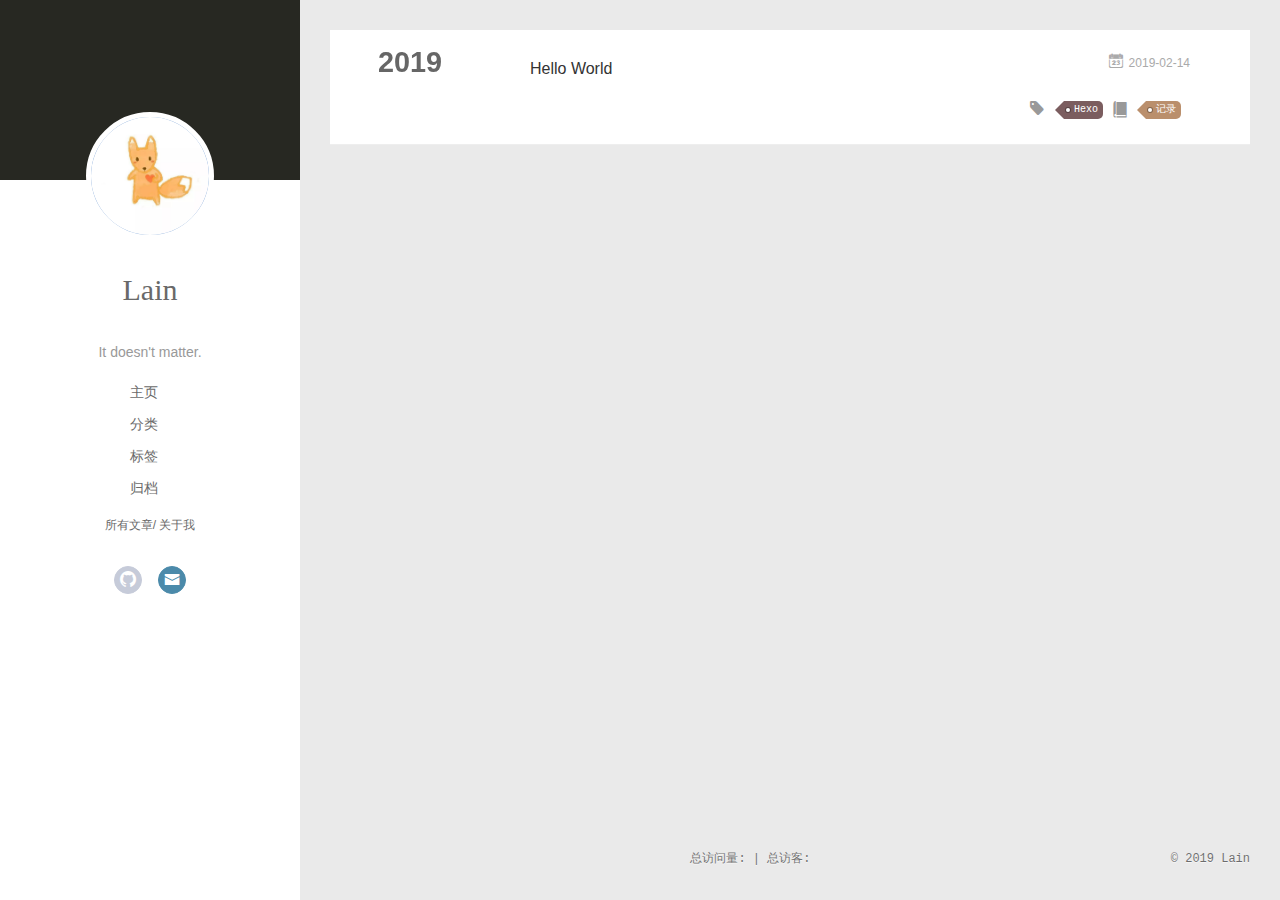
<file: categories/记录/index.html>
<!DOCTYPE html>
<html>
<head><meta name="generator" content="Hexo 3.8.0">
  <meta charset="utf-8">
  
  <meta name="renderer" content="webkit">
  <meta http-equiv="X-UA-Compatible" content="IE=edge">
  <link rel="dns-prefetch" href="https://zhengsaishuo.github.io">
  <title>Category: 记录 | Lain&#39;s Blog</title>
  <meta name="viewport" content="width=device-width, initial-scale=1, maximum-scale=1">
  <meta name="description" content="云在青天水在瓶，自然自在保有永久的清明。">
<meta property="og:type" content="website">
<meta property="og:title" content="Lain&#39;s Blog">
<meta property="og:url" content="https://zhengsaishuo.github.io/categories/记录/index.html">
<meta property="og:site_name" content="Lain&#39;s Blog">
<meta property="og:description" content="云在青天水在瓶，自然自在保有永久的清明。">
<meta property="og:locale" content="zh-CN">
<meta name="twitter:card" content="summary">
<meta name="twitter:title" content="Lain&#39;s Blog">
<meta name="twitter:description" content="云在青天水在瓶，自然自在保有永久的清明。">
  
  
    <link rel="icon" href="/img/favicon.png">
  
  <link rel="stylesheet" type="text/css" href="/./main.0cf68a.css">
  <style type="text/css">
  
    #container.show {
      background: linear-gradient(200deg,#a0cfe4,#e8c37e);
    }
  </style>
  

  

</head>
</html>
<body>
  <div id="container" q-class="show:isCtnShow">
    <canvas id="anm-canvas" class="anm-canvas"></canvas>
    <div class="left-col" q-class="show:isShow">
      
<div class="overlay" style="background: #272822"></div>
<div class="intrude-less">
	<header id="header" class="inner">
		<a href="https://zhengsaishuo.github.io" class="profilepic">
			<img src="/img/avatar.jpg" class="js-avatar">
		</a>
		<hgroup>
		  <h1 class="header-author"><a href="https://zhengsaishuo.github.io">Lain</a></h1>
		</hgroup>
		
		<p class="header-subtitle">It doesn&#39;t matter.</p>
		

		<nav class="header-menu">
			<ul>
			
				<li><a href="/">主页</a></li>
	        
				<li><a href="/categories">分类</a></li>
	        
				<li><a href="/tags">标签</a></li>
	        
				<li><a href="/archives">归档</a></li>
	        
			</ul>
		</nav>
		<nav class="header-smart-menu">
    		
    			
    			<a q-on="click: openSlider(e, 'innerArchive')" href="javascript:void(0)">所有文章</a>
    			
            
    			
    			<a q-on="click: openSlider(e, 'aboutme')" href="javascript:void(0)">关于我</a>
    			
            
		</nav>
		<nav class="header-nav">
			<div class="social">
				
					<a class="github" target="_blank" href="https://github.com/zhengsaishuo" title="github"><i class="icon-github"></i></a>
		        
					<a class="mail" target="_blank" href="mailto:591039822@qq.com" title="mail"><i class="icon-mail"></i></a>
		        
			</div>
		</nav>
	</header>		
</div>

    </div>
    <div class="mid-col" q-class="show:isShow,hide:isShow|isFalse">
      
<nav id="mobile-nav">
  	<div class="overlay js-overlay" style="background: #272822"></div>
	<div class="btnctn js-mobile-btnctn">
  		<div class="slider-trigger list" q-on="click: openSlider(e)"><i class="icon icon-sort"></i></div>
	</div>
	<div class="intrude-less">
		<header id="header" class="inner">
			<div class="profilepic">
				<img src="/img/avatar.jpg" class="js-avatar">
			</div>
			<hgroup>
			  <h1 class="header-author js-header-author">Lain</h1>
			</hgroup>
			
			<p class="header-subtitle"><i class="icon icon-quo-left"></i>It doesn&#39;t matter.<i class="icon icon-quo-right"></i></p>
			
			
			
				
			
				
			
				
			
				
			
			
			
			<nav class="header-nav">
				<div class="social">
					
						<a class="github" target="_blank" href="https://github.com/zhengsaishuo" title="github"><i class="icon-github"></i></a>
			        
						<a class="mail" target="_blank" href="mailto:591039822@qq.com" title="mail"><i class="icon-mail"></i></a>
			        
				</div>
			</nav>

			<nav class="header-menu js-header-menu">
				<ul style="width: 70%">
				
				
					<li style="width: 25%"><a href="/">主页</a></li>
		        
					<li style="width: 25%"><a href="/categories">分类</a></li>
		        
					<li style="width: 25%"><a href="/tags">标签</a></li>
		        
					<li style="width: 25%"><a href="/archives">归档</a></li>
		        
				</ul>
			</nav>
		</header>				
	</div>
	<div class="mobile-mask" style="display:none" q-show="isShow"></div>
</nav>

      <div id="wrapper" class="body-wrap">
        <div class="menu-l">
          <div class="canvas-wrap">
            <canvas data-colors="#eaeaea" data-sectionHeight="100" data-contentId="js-content" id="myCanvas1" class="anm-canvas"></canvas>
          </div>
          <div id="js-content" class="content-ll">
            
  
  
    
    
      
      
      <section class="archives-wrap">
        <div class="archive-year-wrap">
          <a href="/archives/2019" class="archive-year">2019</a>
        </div>
        <div class="archives">
    
    <article class="archive-article archive-type-post">
  <div class="archive-article-inner">
    <header class="archive-article-header">
      	<div class="article-meta">
	      	<a href="/2019/02/14/hello-world/" class="archive-article-date">
  	<time datetime="2019-02-14T01:07:43.919Z" itemprop="datePublished"><i class="icon-calendar icon"></i>2019-02-14</time>
</a>
        </div>
    	 
  
    <h1 itemprop="name">
      <a class="archive-article-title" href="/2019/02/14/hello-world/">Hello World</a>
    </h1>
  

        <div class="article-info info-on-right">
          
	<div class="article-tag tagcloud">
		<i class="icon-price-tags icon"></i>
		<ul class="article-tag-list">
			 
        		<li class="article-tag-list-item">
        			<a href="javascript:void(0)" class="js-tag article-tag-list-link color5">Hexo</a>
        		</li>
      		
		</ul>
	</div>

          
	<div class="article-category tagcloud">
		<i class="icon-book icon"></i>
		<ul class="article-tag-list">
			 
        		<li class="article-tag-list-item">
        			<a href="/categories/记录//" class="article-tag-list-link color3">记录</a>
        		</li>
      		
		</ul>
	</div>


        </div>
        <div class="clearfix"></div>
    </header>
  </div>
</article>
  
  
    </div></section>
  

    


          </div>
        </div>
      </div>
      
<footer id="footer">
  <div class="outer">
    <div id="footer-info">
    	<div class="footer-right">
    		&copy; 2019 Lain
    	</div>
      	<!-- <div class="footer-right">
      		<a href="http://hexo.io/" target="_blank">Hexo</a>  Theme <a href="https://github.com/litten/hexo-theme-yilia" target="_blank">Yilia</a> by Litten
				</div> -->
				<div calss="count-span">
					<span id="busuanzi_container_site_pv">
					总访问量: <span id="busuanzi_value_site_pv"></span>|
					</span>
					<span id="busuanzi_container_site_uv">
					总访客: <span id="busuanzi_value_site_uv"></span>
					</span>
			</div>
			<!-- 根据个人喜好在相应位置添加以上代码 -->
			
			<script async src="//busuanzi.ibruce.info/busuanzi/2.3/busuanzi.pure.mini.js"></script>
    </div>
  </div>
</footer>
    </div>
    <script>
	var yiliaConfig = {
		mathjax: true,
		isHome: false,
		isPost: false,
		isArchive: false,
		isTag: false,
		isCategory: true,
		open_in_new: false,
		toc_hide_index: true,
		root: "/",
		innerArchive: true,
		showTags: true
	}
</script>

<script>!function(t){function n(e){if(r[e])return r[e].exports;var i=r[e]={exports:{},id:e,loaded:!1};return t[e].call(i.exports,i,i.exports,n),i.loaded=!0,i.exports}var r={};n.m=t,n.c=r,n.p="./",n(0)}([function(t,n,r){r(195),t.exports=r(191)},function(t,n,r){var e=r(3),i=r(52),o=r(27),u=r(28),c=r(53),f="prototype",a=function(t,n,r){var s,l,h,v,p=t&a.F,d=t&a.G,y=t&a.S,g=t&a.P,b=t&a.B,m=d?e:y?e[n]||(e[n]={}):(e[n]||{})[f],x=d?i:i[n]||(i[n]={}),w=x[f]||(x[f]={});d&&(r=n);for(s in r)l=!p&&m&&void 0!==m[s],h=(l?m:r)[s],v=b&&l?c(h,e):g&&"function"==typeof h?c(Function.call,h):h,m&&u(m,s,h,t&a.U),x[s]!=h&&o(x,s,v),g&&w[s]!=h&&(w[s]=h)};e.core=i,a.F=1,a.G=2,a.S=4,a.P=8,a.B=16,a.W=32,a.U=64,a.R=128,t.exports=a},function(t,n,r){var e=r(6);t.exports=function(t){if(!e(t))throw TypeError(t+" is not an object!");return t}},function(t,n){var r=t.exports="undefined"!=typeof window&&window.Math==Math?window:"undefined"!=typeof self&&self.Math==Math?self:Function("return this")();"number"==typeof __g&&(__g=r)},function(t,n){t.exports=function(t){try{return!!t()}catch(t){return!0}}},function(t,n){var r=t.exports="undefined"!=typeof window&&window.Math==Math?window:"undefined"!=typeof self&&self.Math==Math?self:Function("return this")();"number"==typeof __g&&(__g=r)},function(t,n){t.exports=function(t){return"object"==typeof t?null!==t:"function"==typeof t}},function(t,n,r){var e=r(126)("wks"),i=r(76),o=r(3).Symbol,u="function"==typeof o;(t.exports=function(t){return e[t]||(e[t]=u&&o[t]||(u?o:i)("Symbol."+t))}).store=e},function(t,n){var r={}.hasOwnProperty;t.exports=function(t,n){return r.call(t,n)}},function(t,n,r){var e=r(94),i=r(33);t.exports=function(t){return e(i(t))}},function(t,n,r){t.exports=!r(4)(function(){return 7!=Object.defineProperty({},"a",{get:function(){return 7}}).a})},function(t,n,r){var e=r(2),i=r(167),o=r(50),u=Object.defineProperty;n.f=r(10)?Object.defineProperty:function(t,n,r){if(e(t),n=o(n,!0),e(r),i)try{return u(t,n,r)}catch(t){}if("get"in r||"set"in r)throw TypeError("Accessors not supported!");return"value"in r&&(t[n]=r.value),t}},function(t,n,r){t.exports=!r(18)(function(){return 7!=Object.defineProperty({},"a",{get:function(){return 7}}).a})},function(t,n,r){var e=r(14),i=r(22);t.exports=r(12)?function(t,n,r){return e.f(t,n,i(1,r))}:function(t,n,r){return t[n]=r,t}},function(t,n,r){var e=r(20),i=r(58),o=r(42),u=Object.defineProperty;n.f=r(12)?Object.defineProperty:function(t,n,r){if(e(t),n=o(n,!0),e(r),i)try{return u(t,n,r)}catch(t){}if("get"in r||"set"in r)throw TypeError("Accessors not supported!");return"value"in r&&(t[n]=r.value),t}},function(t,n,r){var e=r(40)("wks"),i=r(23),o=r(5).Symbol,u="function"==typeof o;(t.exports=function(t){return e[t]||(e[t]=u&&o[t]||(u?o:i)("Symbol."+t))}).store=e},function(t,n,r){var e=r(67),i=Math.min;t.exports=function(t){return t>0?i(e(t),9007199254740991):0}},function(t,n,r){var e=r(46);t.exports=function(t){return Object(e(t))}},function(t,n){t.exports=function(t){try{return!!t()}catch(t){return!0}}},function(t,n,r){var e=r(63),i=r(34);t.exports=Object.keys||function(t){return e(t,i)}},function(t,n,r){var e=r(21);t.exports=function(t){if(!e(t))throw TypeError(t+" is not an object!");return t}},function(t,n){t.exports=function(t){return"object"==typeof t?null!==t:"function"==typeof t}},function(t,n){t.exports=function(t,n){return{enumerable:!(1&t),configurable:!(2&t),writable:!(4&t),value:n}}},function(t,n){var r=0,e=Math.random();t.exports=function(t){return"Symbol(".concat(void 0===t?"":t,")_",(++r+e).toString(36))}},function(t,n){var r={}.hasOwnProperty;t.exports=function(t,n){return r.call(t,n)}},function(t,n){var r=t.exports={version:"2.4.0"};"number"==typeof __e&&(__e=r)},function(t,n){t.exports=function(t){if("function"!=typeof t)throw TypeError(t+" is not a function!");return t}},function(t,n,r){var e=r(11),i=r(66);t.exports=r(10)?function(t,n,r){return e.f(t,n,i(1,r))}:function(t,n,r){return t[n]=r,t}},function(t,n,r){var e=r(3),i=r(27),o=r(24),u=r(76)("src"),c="toString",f=Function[c],a=(""+f).split(c);r(52).inspectSource=function(t){return f.call(t)},(t.exports=function(t,n,r,c){var f="function"==typeof r;f&&(o(r,"name")||i(r,"name",n)),t[n]!==r&&(f&&(o(r,u)||i(r,u,t[n]?""+t[n]:a.join(String(n)))),t===e?t[n]=r:c?t[n]?t[n]=r:i(t,n,r):(delete t[n],i(t,n,r)))})(Function.prototype,c,function(){return"function"==typeof this&&this[u]||f.call(this)})},function(t,n,r){var e=r(1),i=r(4),o=r(46),u=function(t,n,r,e){var i=String(o(t)),u="<"+n;return""!==r&&(u+=" "+r+'="'+String(e).replace(/"/g,"&quot;")+'"'),u+">"+i+"</"+n+">"};t.exports=function(t,n){var r={};r[t]=n(u),e(e.P+e.F*i(function(){var n=""[t]('"');return n!==n.toLowerCase()||n.split('"').length>3}),"String",r)}},function(t,n,r){var e=r(115),i=r(46);t.exports=function(t){return e(i(t))}},function(t,n,r){var e=r(116),i=r(66),o=r(30),u=r(50),c=r(24),f=r(167),a=Object.getOwnPropertyDescriptor;n.f=r(10)?a:function(t,n){if(t=o(t),n=u(n,!0),f)try{return a(t,n)}catch(t){}if(c(t,n))return i(!e.f.call(t,n),t[n])}},function(t,n,r){var e=r(24),i=r(17),o=r(145)("IE_PROTO"),u=Object.prototype;t.exports=Object.getPrototypeOf||function(t){return t=i(t),e(t,o)?t[o]:"function"==typeof t.constructor&&t instanceof t.constructor?t.constructor.prototype:t instanceof Object?u:null}},function(t,n){t.exports=function(t){if(void 0==t)throw TypeError("Can't call method on  "+t);return t}},function(t,n){t.exports="constructor,hasOwnProperty,isPrototypeOf,propertyIsEnumerable,toLocaleString,toString,valueOf".split(",")},function(t,n){t.exports={}},function(t,n){t.exports=!0},function(t,n){n.f={}.propertyIsEnumerable},function(t,n,r){var e=r(14).f,i=r(8),o=r(15)("toStringTag");t.exports=function(t,n,r){t&&!i(t=r?t:t.prototype,o)&&e(t,o,{configurable:!0,value:n})}},function(t,n,r){var e=r(40)("keys"),i=r(23);t.exports=function(t){return e[t]||(e[t]=i(t))}},function(t,n,r){var e=r(5),i="__core-js_shared__",o=e[i]||(e[i]={});t.exports=function(t){return o[t]||(o[t]={})}},function(t,n){var r=Math.ceil,e=Math.floor;t.exports=function(t){return isNaN(t=+t)?0:(t>0?e:r)(t)}},function(t,n,r){var e=r(21);t.exports=function(t,n){if(!e(t))return t;var r,i;if(n&&"function"==typeof(r=t.toString)&&!e(i=r.call(t)))return i;if("function"==typeof(r=t.valueOf)&&!e(i=r.call(t)))return i;if(!n&&"function"==typeof(r=t.toString)&&!e(i=r.call(t)))return i;throw TypeError("Can't convert object to primitive value")}},function(t,n,r){var e=r(5),i=r(25),o=r(36),u=r(44),c=r(14).f;t.exports=function(t){var n=i.Symbol||(i.Symbol=o?{}:e.Symbol||{});"_"==t.charAt(0)||t in n||c(n,t,{value:u.f(t)})}},function(t,n,r){n.f=r(15)},function(t,n){var r={}.toString;t.exports=function(t){return r.call(t).slice(8,-1)}},function(t,n){t.exports=function(t){if(void 0==t)throw TypeError("Can't call method on  "+t);return t}},function(t,n,r){var e=r(4);t.exports=function(t,n){return!!t&&e(function(){n?t.call(null,function(){},1):t.call(null)})}},function(t,n,r){var e=r(53),i=r(115),o=r(17),u=r(16),c=r(203);t.exports=function(t,n){var r=1==t,f=2==t,a=3==t,s=4==t,l=6==t,h=5==t||l,v=n||c;return function(n,c,p){for(var d,y,g=o(n),b=i(g),m=e(c,p,3),x=u(b.length),w=0,S=r?v(n,x):f?v(n,0):void 0;x>w;w++)if((h||w in b)&&(d=b[w],y=m(d,w,g),t))if(r)S[w]=y;else if(y)switch(t){case 3:return!0;case 5:return d;case 6:return w;case 2:S.push(d)}else if(s)return!1;return l?-1:a||s?s:S}}},function(t,n,r){var e=r(1),i=r(52),o=r(4);t.exports=function(t,n){var r=(i.Object||{})[t]||Object[t],u={};u[t]=n(r),e(e.S+e.F*o(function(){r(1)}),"Object",u)}},function(t,n,r){var e=r(6);t.exports=function(t,n){if(!e(t))return t;var r,i;if(n&&"function"==typeof(r=t.toString)&&!e(i=r.call(t)))return i;if("function"==typeof(r=t.valueOf)&&!e(i=r.call(t)))return i;if(!n&&"function"==typeof(r=t.toString)&&!e(i=r.call(t)))return i;throw TypeError("Can't convert object to primitive value")}},function(t,n,r){var e=r(5),i=r(25),o=r(91),u=r(13),c="prototype",f=function(t,n,r){var a,s,l,h=t&f.F,v=t&f.G,p=t&f.S,d=t&f.P,y=t&f.B,g=t&f.W,b=v?i:i[n]||(i[n]={}),m=b[c],x=v?e:p?e[n]:(e[n]||{})[c];v&&(r=n);for(a in r)(s=!h&&x&&void 0!==x[a])&&a in b||(l=s?x[a]:r[a],b[a]=v&&"function"!=typeof x[a]?r[a]:y&&s?o(l,e):g&&x[a]==l?function(t){var n=function(n,r,e){if(this instanceof t){switch(arguments.length){case 0:return new t;case 1:return new t(n);case 2:return new t(n,r)}return new t(n,r,e)}return t.apply(this,arguments)};return n[c]=t[c],n}(l):d&&"function"==typeof l?o(Function.call,l):l,d&&((b.virtual||(b.virtual={}))[a]=l,t&f.R&&m&&!m[a]&&u(m,a,l)))};f.F=1,f.G=2,f.S=4,f.P=8,f.B=16,f.W=32,f.U=64,f.R=128,t.exports=f},function(t,n){var r=t.exports={version:"2.4.0"};"number"==typeof __e&&(__e=r)},function(t,n,r){var e=r(26);t.exports=function(t,n,r){if(e(t),void 0===n)return t;switch(r){case 1:return function(r){return t.call(n,r)};case 2:return function(r,e){return t.call(n,r,e)};case 3:return function(r,e,i){return t.call(n,r,e,i)}}return function(){return t.apply(n,arguments)}}},function(t,n,r){var e=r(183),i=r(1),o=r(126)("metadata"),u=o.store||(o.store=new(r(186))),c=function(t,n,r){var i=u.get(t);if(!i){if(!r)return;u.set(t,i=new e)}var o=i.get(n);if(!o){if(!r)return;i.set(n,o=new e)}return o},f=function(t,n,r){var e=c(n,r,!1);return void 0!==e&&e.has(t)},a=function(t,n,r){var e=c(n,r,!1);return void 0===e?void 0:e.get(t)},s=function(t,n,r,e){c(r,e,!0).set(t,n)},l=function(t,n){var r=c(t,n,!1),e=[];return r&&r.forEach(function(t,n){e.push(n)}),e},h=function(t){return void 0===t||"symbol"==typeof t?t:String(t)},v=function(t){i(i.S,"Reflect",t)};t.exports={store:u,map:c,has:f,get:a,set:s,keys:l,key:h,exp:v}},function(t,n,r){"use strict";if(r(10)){var e=r(69),i=r(3),o=r(4),u=r(1),c=r(127),f=r(152),a=r(53),s=r(68),l=r(66),h=r(27),v=r(73),p=r(67),d=r(16),y=r(75),g=r(50),b=r(24),m=r(180),x=r(114),w=r(6),S=r(17),_=r(137),O=r(70),E=r(32),P=r(71).f,j=r(154),F=r(76),M=r(7),A=r(48),N=r(117),T=r(146),I=r(155),k=r(80),L=r(123),R=r(74),C=r(130),D=r(160),U=r(11),W=r(31),G=U.f,B=W.f,V=i.RangeError,z=i.TypeError,q=i.Uint8Array,K="ArrayBuffer",J="Shared"+K,Y="BYTES_PER_ELEMENT",H="prototype",$=Array[H],X=f.ArrayBuffer,Q=f.DataView,Z=A(0),tt=A(2),nt=A(3),rt=A(4),et=A(5),it=A(6),ot=N(!0),ut=N(!1),ct=I.values,ft=I.keys,at=I.entries,st=$.lastIndexOf,lt=$.reduce,ht=$.reduceRight,vt=$.join,pt=$.sort,dt=$.slice,yt=$.toString,gt=$.toLocaleString,bt=M("iterator"),mt=M("toStringTag"),xt=F("typed_constructor"),wt=F("def_constructor"),St=c.CONSTR,_t=c.TYPED,Ot=c.VIEW,Et="Wrong length!",Pt=A(1,function(t,n){return Tt(T(t,t[wt]),n)}),jt=o(function(){return 1===new q(new Uint16Array([1]).buffer)[0]}),Ft=!!q&&!!q[H].set&&o(function(){new q(1).set({})}),Mt=function(t,n){if(void 0===t)throw z(Et);var r=+t,e=d(t);if(n&&!m(r,e))throw V(Et);return e},At=function(t,n){var r=p(t);if(r<0||r%n)throw V("Wrong offset!");return r},Nt=function(t){if(w(t)&&_t in t)return t;throw z(t+" is not a typed array!")},Tt=function(t,n){if(!(w(t)&&xt in t))throw z("It is not a typed array constructor!");return new t(n)},It=function(t,n){return kt(T(t,t[wt]),n)},kt=function(t,n){for(var r=0,e=n.length,i=Tt(t,e);e>r;)i[r]=n[r++];return i},Lt=function(t,n,r){G(t,n,{get:function(){return this._d[r]}})},Rt=function(t){var n,r,e,i,o,u,c=S(t),f=arguments.length,s=f>1?arguments[1]:void 0,l=void 0!==s,h=j(c);if(void 0!=h&&!_(h)){for(u=h.call(c),e=[],n=0;!(o=u.next()).done;n++)e.push(o.value);c=e}for(l&&f>2&&(s=a(s,arguments[2],2)),n=0,r=d(c.length),i=Tt(this,r);r>n;n++)i[n]=l?s(c[n],n):c[n];return i},Ct=function(){for(var t=0,n=arguments.length,r=Tt(this,n);n>t;)r[t]=arguments[t++];return r},Dt=!!q&&o(function(){gt.call(new q(1))}),Ut=function(){return gt.apply(Dt?dt.call(Nt(this)):Nt(this),arguments)},Wt={copyWithin:function(t,n){return D.call(Nt(this),t,n,arguments.length>2?arguments[2]:void 0)},every:function(t){return rt(Nt(this),t,arguments.length>1?arguments[1]:void 0)},fill:function(t){return C.apply(Nt(this),arguments)},filter:function(t){return It(this,tt(Nt(this),t,arguments.length>1?arguments[1]:void 0))},find:function(t){return et(Nt(this),t,arguments.length>1?arguments[1]:void 0)},findIndex:function(t){return it(Nt(this),t,arguments.length>1?arguments[1]:void 0)},forEach:function(t){Z(Nt(this),t,arguments.length>1?arguments[1]:void 0)},indexOf:function(t){return ut(Nt(this),t,arguments.length>1?arguments[1]:void 0)},includes:function(t){return ot(Nt(this),t,arguments.length>1?arguments[1]:void 0)},join:function(t){return vt.apply(Nt(this),arguments)},lastIndexOf:function(t){return st.apply(Nt(this),arguments)},map:function(t){return Pt(Nt(this),t,arguments.length>1?arguments[1]:void 0)},reduce:function(t){return lt.apply(Nt(this),arguments)},reduceRight:function(t){return ht.apply(Nt(this),arguments)},reverse:function(){for(var t,n=this,r=Nt(n).length,e=Math.floor(r/2),i=0;i<e;)t=n[i],n[i++]=n[--r],n[r]=t;return n},some:function(t){return nt(Nt(this),t,arguments.length>1?arguments[1]:void 0)},sort:function(t){return pt.call(Nt(this),t)},subarray:function(t,n){var r=Nt(this),e=r.length,i=y(t,e);return new(T(r,r[wt]))(r.buffer,r.byteOffset+i*r.BYTES_PER_ELEMENT,d((void 0===n?e:y(n,e))-i))}},Gt=function(t,n){return It(this,dt.call(Nt(this),t,n))},Bt=function(t){Nt(this);var n=At(arguments[1],1),r=this.length,e=S(t),i=d(e.length),o=0;if(i+n>r)throw V(Et);for(;o<i;)this[n+o]=e[o++]},Vt={entries:function(){return at.call(Nt(this))},keys:function(){return ft.call(Nt(this))},values:function(){return ct.call(Nt(this))}},zt=function(t,n){return w(t)&&t[_t]&&"symbol"!=typeof n&&n in t&&String(+n)==String(n)},qt=function(t,n){return zt(t,n=g(n,!0))?l(2,t[n]):B(t,n)},Kt=function(t,n,r){return!(zt(t,n=g(n,!0))&&w(r)&&b(r,"value"))||b(r,"get")||b(r,"set")||r.configurable||b(r,"writable")&&!r.writable||b(r,"enumerable")&&!r.enumerable?G(t,n,r):(t[n]=r.value,t)};St||(W.f=qt,U.f=Kt),u(u.S+u.F*!St,"Object",{getOwnPropertyDescriptor:qt,defineProperty:Kt}),o(function(){yt.call({})})&&(yt=gt=function(){return vt.call(this)});var Jt=v({},Wt);v(Jt,Vt),h(Jt,bt,Vt.values),v(Jt,{slice:Gt,set:Bt,constructor:function(){},toString:yt,toLocaleString:Ut}),Lt(Jt,"buffer","b"),Lt(Jt,"byteOffset","o"),Lt(Jt,"byteLength","l"),Lt(Jt,"length","e"),G(Jt,mt,{get:function(){return this[_t]}}),t.exports=function(t,n,r,f){f=!!f;var a=t+(f?"Clamped":"")+"Array",l="Uint8Array"!=a,v="get"+t,p="set"+t,y=i[a],g=y||{},b=y&&E(y),m=!y||!c.ABV,S={},_=y&&y[H],j=function(t,r){var e=t._d;return e.v[v](r*n+e.o,jt)},F=function(t,r,e){var i=t._d;f&&(e=(e=Math.round(e))<0?0:e>255?255:255&e),i.v[p](r*n+i.o,e,jt)},M=function(t,n){G(t,n,{get:function(){return j(this,n)},set:function(t){return F(this,n,t)},enumerable:!0})};m?(y=r(function(t,r,e,i){s(t,y,a,"_d");var o,u,c,f,l=0,v=0;if(w(r)){if(!(r instanceof X||(f=x(r))==K||f==J))return _t in r?kt(y,r):Rt.call(y,r);o=r,v=At(e,n);var p=r.byteLength;if(void 0===i){if(p%n)throw V(Et);if((u=p-v)<0)throw V(Et)}else if((u=d(i)*n)+v>p)throw V(Et);c=u/n}else c=Mt(r,!0),u=c*n,o=new X(u);for(h(t,"_d",{b:o,o:v,l:u,e:c,v:new Q(o)});l<c;)M(t,l++)}),_=y[H]=O(Jt),h(_,"constructor",y)):L(function(t){new y(null),new y(t)},!0)||(y=r(function(t,r,e,i){s(t,y,a);var o;return w(r)?r instanceof X||(o=x(r))==K||o==J?void 0!==i?new g(r,At(e,n),i):void 0!==e?new g(r,At(e,n)):new g(r):_t in r?kt(y,r):Rt.call(y,r):new g(Mt(r,l))}),Z(b!==Function.prototype?P(g).concat(P(b)):P(g),function(t){t in y||h(y,t,g[t])}),y[H]=_,e||(_.constructor=y));var A=_[bt],N=!!A&&("values"==A.name||void 0==A.name),T=Vt.values;h(y,xt,!0),h(_,_t,a),h(_,Ot,!0),h(_,wt,y),(f?new y(1)[mt]==a:mt in _)||G(_,mt,{get:function(){return a}}),S[a]=y,u(u.G+u.W+u.F*(y!=g),S),u(u.S,a,{BYTES_PER_ELEMENT:n,from:Rt,of:Ct}),Y in _||h(_,Y,n),u(u.P,a,Wt),R(a),u(u.P+u.F*Ft,a,{set:Bt}),u(u.P+u.F*!N,a,Vt),u(u.P+u.F*(_.toString!=yt),a,{toString:yt}),u(u.P+u.F*o(function(){new y(1).slice()}),a,{slice:Gt}),u(u.P+u.F*(o(function(){return[1,2].toLocaleString()!=new y([1,2]).toLocaleString()})||!o(function(){_.toLocaleString.call([1,2])})),a,{toLocaleString:Ut}),k[a]=N?A:T,e||N||h(_,bt,T)}}else t.exports=function(){}},function(t,n){var r={}.toString;t.exports=function(t){return r.call(t).slice(8,-1)}},function(t,n,r){var e=r(21),i=r(5).document,o=e(i)&&e(i.createElement);t.exports=function(t){return o?i.createElement(t):{}}},function(t,n,r){t.exports=!r(12)&&!r(18)(function(){return 7!=Object.defineProperty(r(57)("div"),"a",{get:function(){return 7}}).a})},function(t,n,r){"use strict";var e=r(36),i=r(51),o=r(64),u=r(13),c=r(8),f=r(35),a=r(96),s=r(38),l=r(103),h=r(15)("iterator"),v=!([].keys&&"next"in[].keys()),p="keys",d="values",y=function(){return this};t.exports=function(t,n,r,g,b,m,x){a(r,n,g);var w,S,_,O=function(t){if(!v&&t in F)return F[t];switch(t){case p:case d:return function(){return new r(this,t)}}return function(){return new r(this,t)}},E=n+" Iterator",P=b==d,j=!1,F=t.prototype,M=F[h]||F["@@iterator"]||b&&F[b],A=M||O(b),N=b?P?O("entries"):A:void 0,T="Array"==n?F.entries||M:M;if(T&&(_=l(T.call(new t)))!==Object.prototype&&(s(_,E,!0),e||c(_,h)||u(_,h,y)),P&&M&&M.name!==d&&(j=!0,A=function(){return M.call(this)}),e&&!x||!v&&!j&&F[h]||u(F,h,A),f[n]=A,f[E]=y,b)if(w={values:P?A:O(d),keys:m?A:O(p),entries:N},x)for(S in w)S in F||o(F,S,w[S]);else i(i.P+i.F*(v||j),n,w);return w}},function(t,n,r){var e=r(20),i=r(100),o=r(34),u=r(39)("IE_PROTO"),c=function(){},f="prototype",a=function(){var t,n=r(57)("iframe"),e=o.length;for(n.style.display="none",r(93).appendChild(n),n.src="javascript:",t=n.contentWindow.document,t.open(),t.write("<script>document.F=Object<\/script>"),t.close(),a=t.F;e--;)delete a[f][o[e]];return a()};t.exports=Object.create||function(t,n){var r;return null!==t?(c[f]=e(t),r=new c,c[f]=null,r[u]=t):r=a(),void 0===n?r:i(r,n)}},function(t,n,r){var e=r(63),i=r(34).concat("length","prototype");n.f=Object.getOwnPropertyNames||function(t){return e(t,i)}},function(t,n){n.f=Object.getOwnPropertySymbols},function(t,n,r){var e=r(8),i=r(9),o=r(90)(!1),u=r(39)("IE_PROTO");t.exports=function(t,n){var r,c=i(t),f=0,a=[];for(r in c)r!=u&&e(c,r)&&a.push(r);for(;n.length>f;)e(c,r=n[f++])&&(~o(a,r)||a.push(r));return a}},function(t,n,r){t.exports=r(13)},function(t,n,r){var e=r(76)("meta"),i=r(6),o=r(24),u=r(11).f,c=0,f=Object.isExtensible||function(){return!0},a=!r(4)(function(){return f(Object.preventExtensions({}))}),s=function(t){u(t,e,{value:{i:"O"+ ++c,w:{}}})},l=function(t,n){if(!i(t))return"symbol"==typeof t?t:("string"==typeof t?"S":"P")+t;if(!o(t,e)){if(!f(t))return"F";if(!n)return"E";s(t)}return t[e].i},h=function(t,n){if(!o(t,e)){if(!f(t))return!0;if(!n)return!1;s(t)}return t[e].w},v=function(t){return a&&p.NEED&&f(t)&&!o(t,e)&&s(t),t},p=t.exports={KEY:e,NEED:!1,fastKey:l,getWeak:h,onFreeze:v}},function(t,n){t.exports=function(t,n){return{enumerable:!(1&t),configurable:!(2&t),writable:!(4&t),value:n}}},function(t,n){var r=Math.ceil,e=Math.floor;t.exports=function(t){return isNaN(t=+t)?0:(t>0?e:r)(t)}},function(t,n){t.exports=function(t,n,r,e){if(!(t instanceof n)||void 0!==e&&e in t)throw TypeError(r+": incorrect invocation!");return t}},function(t,n){t.exports=!1},function(t,n,r){var e=r(2),i=r(173),o=r(133),u=r(145)("IE_PROTO"),c=function(){},f="prototype",a=function(){var t,n=r(132)("iframe"),e=o.length;for(n.style.display="none",r(135).appendChild(n),n.src="javascript:",t=n.contentWindow.document,t.open(),t.write("<script>document.F=Object<\/script>"),t.close(),a=t.F;e--;)delete a[f][o[e]];return a()};t.exports=Object.create||function(t,n){var r;return null!==t?(c[f]=e(t),r=new c,c[f]=null,r[u]=t):r=a(),void 0===n?r:i(r,n)}},function(t,n,r){var e=r(175),i=r(133).concat("length","prototype");n.f=Object.getOwnPropertyNames||function(t){return e(t,i)}},function(t,n,r){var e=r(175),i=r(133);t.exports=Object.keys||function(t){return e(t,i)}},function(t,n,r){var e=r(28);t.exports=function(t,n,r){for(var i in n)e(t,i,n[i],r);return t}},function(t,n,r){"use strict";var e=r(3),i=r(11),o=r(10),u=r(7)("species");t.exports=function(t){var n=e[t];o&&n&&!n[u]&&i.f(n,u,{configurable:!0,get:function(){return this}})}},function(t,n,r){var e=r(67),i=Math.max,o=Math.min;t.exports=function(t,n){return t=e(t),t<0?i(t+n,0):o(t,n)}},function(t,n){var r=0,e=Math.random();t.exports=function(t){return"Symbol(".concat(void 0===t?"":t,")_",(++r+e).toString(36))}},function(t,n,r){var e=r(33);t.exports=function(t){return Object(e(t))}},function(t,n,r){var e=r(7)("unscopables"),i=Array.prototype;void 0==i[e]&&r(27)(i,e,{}),t.exports=function(t){i[e][t]=!0}},function(t,n,r){var e=r(53),i=r(169),o=r(137),u=r(2),c=r(16),f=r(154),a={},s={},n=t.exports=function(t,n,r,l,h){var v,p,d,y,g=h?function(){return t}:f(t),b=e(r,l,n?2:1),m=0;if("function"!=typeof g)throw TypeError(t+" is not iterable!");if(o(g)){for(v=c(t.length);v>m;m++)if((y=n?b(u(p=t[m])[0],p[1]):b(t[m]))===a||y===s)return y}else for(d=g.call(t);!(p=d.next()).done;)if((y=i(d,b,p.value,n))===a||y===s)return y};n.BREAK=a,n.RETURN=s},function(t,n){t.exports={}},function(t,n,r){var e=r(11).f,i=r(24),o=r(7)("toStringTag");t.exports=function(t,n,r){t&&!i(t=r?t:t.prototype,o)&&e(t,o,{configurable:!0,value:n})}},function(t,n,r){var e=r(1),i=r(46),o=r(4),u=r(150),c="["+u+"]",f="​",a=RegExp("^"+c+c+"*"),s=RegExp(c+c+"*$"),l=function(t,n,r){var i={},c=o(function(){return!!u[t]()||f[t]()!=f}),a=i[t]=c?n(h):u[t];r&&(i[r]=a),e(e.P+e.F*c,"String",i)},h=l.trim=function(t,n){return t=String(i(t)),1&n&&(t=t.replace(a,"")),2&n&&(t=t.replace(s,"")),t};t.exports=l},function(t,n,r){t.exports={default:r(86),__esModule:!0}},function(t,n,r){t.exports={default:r(87),__esModule:!0}},function(t,n,r){"use strict";function e(t){return t&&t.__esModule?t:{default:t}}n.__esModule=!0;var i=r(84),o=e(i),u=r(83),c=e(u),f="function"==typeof c.default&&"symbol"==typeof o.default?function(t){return typeof t}:function(t){return t&&"function"==typeof c.default&&t.constructor===c.default&&t!==c.default.prototype?"symbol":typeof t};n.default="function"==typeof c.default&&"symbol"===f(o.default)?function(t){return void 0===t?"undefined":f(t)}:function(t){return t&&"function"==typeof c.default&&t.constructor===c.default&&t!==c.default.prototype?"symbol":void 0===t?"undefined":f(t)}},function(t,n,r){r(110),r(108),r(111),r(112),t.exports=r(25).Symbol},function(t,n,r){r(109),r(113),t.exports=r(44).f("iterator")},function(t,n){t.exports=function(t){if("function"!=typeof t)throw TypeError(t+" is not a function!");return t}},function(t,n){t.exports=function(){}},function(t,n,r){var e=r(9),i=r(106),o=r(105);t.exports=function(t){return function(n,r,u){var c,f=e(n),a=i(f.length),s=o(u,a);if(t&&r!=r){for(;a>s;)if((c=f[s++])!=c)return!0}else for(;a>s;s++)if((t||s in f)&&f[s]===r)return t||s||0;return!t&&-1}}},function(t,n,r){var e=r(88);t.exports=function(t,n,r){if(e(t),void 0===n)return t;switch(r){case 1:return function(r){return t.call(n,r)};case 2:return function(r,e){return t.call(n,r,e)};case 3:return function(r,e,i){return t.call(n,r,e,i)}}return function(){return t.apply(n,arguments)}}},function(t,n,r){var e=r(19),i=r(62),o=r(37);t.exports=function(t){var n=e(t),r=i.f;if(r)for(var u,c=r(t),f=o.f,a=0;c.length>a;)f.call(t,u=c[a++])&&n.push(u);return n}},function(t,n,r){t.exports=r(5).document&&document.documentElement},function(t,n,r){var e=r(56);t.exports=Object("z").propertyIsEnumerable(0)?Object:function(t){return"String"==e(t)?t.split(""):Object(t)}},function(t,n,r){var e=r(56);t.exports=Array.isArray||function(t){return"Array"==e(t)}},function(t,n,r){"use strict";var e=r(60),i=r(22),o=r(38),u={};r(13)(u,r(15)("iterator"),function(){return this}),t.exports=function(t,n,r){t.prototype=e(u,{next:i(1,r)}),o(t,n+" Iterator")}},function(t,n){t.exports=function(t,n){return{value:n,done:!!t}}},function(t,n,r){var e=r(19),i=r(9);t.exports=function(t,n){for(var r,o=i(t),u=e(o),c=u.length,f=0;c>f;)if(o[r=u[f++]]===n)return r}},function(t,n,r){var e=r(23)("meta"),i=r(21),o=r(8),u=r(14).f,c=0,f=Object.isExtensible||function(){return!0},a=!r(18)(function(){return f(Object.preventExtensions({}))}),s=function(t){u(t,e,{value:{i:"O"+ ++c,w:{}}})},l=function(t,n){if(!i(t))return"symbol"==typeof t?t:("string"==typeof t?"S":"P")+t;if(!o(t,e)){if(!f(t))return"F";if(!n)return"E";s(t)}return t[e].i},h=function(t,n){if(!o(t,e)){if(!f(t))return!0;if(!n)return!1;s(t)}return t[e].w},v=function(t){return a&&p.NEED&&f(t)&&!o(t,e)&&s(t),t},p=t.exports={KEY:e,NEED:!1,fastKey:l,getWeak:h,onFreeze:v}},function(t,n,r){var e=r(14),i=r(20),o=r(19);t.exports=r(12)?Object.defineProperties:function(t,n){i(t);for(var r,u=o(n),c=u.length,f=0;c>f;)e.f(t,r=u[f++],n[r]);return t}},function(t,n,r){var e=r(37),i=r(22),o=r(9),u=r(42),c=r(8),f=r(58),a=Object.getOwnPropertyDescriptor;n.f=r(12)?a:function(t,n){if(t=o(t),n=u(n,!0),f)try{return a(t,n)}catch(t){}if(c(t,n))return i(!e.f.call(t,n),t[n])}},function(t,n,r){var e=r(9),i=r(61).f,o={}.toString,u="object"==typeof window&&window&&Object.getOwnPropertyNames?Object.getOwnPropertyNames(window):[],c=function(t){try{return i(t)}catch(t){return u.slice()}};t.exports.f=function(t){return u&&"[object Window]"==o.call(t)?c(t):i(e(t))}},function(t,n,r){var e=r(8),i=r(77),o=r(39)("IE_PROTO"),u=Object.prototype;t.exports=Object.getPrototypeOf||function(t){return t=i(t),e(t,o)?t[o]:"function"==typeof t.constructor&&t instanceof t.constructor?t.constructor.prototype:t instanceof Object?u:null}},function(t,n,r){var e=r(41),i=r(33);t.exports=function(t){return function(n,r){var o,u,c=String(i(n)),f=e(r),a=c.length;return f<0||f>=a?t?"":void 0:(o=c.charCodeAt(f),o<55296||o>56319||f+1===a||(u=c.charCodeAt(f+1))<56320||u>57343?t?c.charAt(f):o:t?c.slice(f,f+2):u-56320+(o-55296<<10)+65536)}}},function(t,n,r){var e=r(41),i=Math.max,o=Math.min;t.exports=function(t,n){return t=e(t),t<0?i(t+n,0):o(t,n)}},function(t,n,r){var e=r(41),i=Math.min;t.exports=function(t){return t>0?i(e(t),9007199254740991):0}},function(t,n,r){"use strict";var e=r(89),i=r(97),o=r(35),u=r(9);t.exports=r(59)(Array,"Array",function(t,n){this._t=u(t),this._i=0,this._k=n},function(){var t=this._t,n=this._k,r=this._i++;return!t||r>=t.length?(this._t=void 0,i(1)):"keys"==n?i(0,r):"values"==n?i(0,t[r]):i(0,[r,t[r]])},"values"),o.Arguments=o.Array,e("keys"),e("values"),e("entries")},function(t,n){},function(t,n,r){"use strict";var e=r(104)(!0);r(59)(String,"String",function(t){this._t=String(t),this._i=0},function(){var t,n=this._t,r=this._i;return r>=n.length?{value:void 0,done:!0}:(t=e(n,r),this._i+=t.length,{value:t,done:!1})})},function(t,n,r){"use strict";var e=r(5),i=r(8),o=r(12),u=r(51),c=r(64),f=r(99).KEY,a=r(18),s=r(40),l=r(38),h=r(23),v=r(15),p=r(44),d=r(43),y=r(98),g=r(92),b=r(95),m=r(20),x=r(9),w=r(42),S=r(22),_=r(60),O=r(102),E=r(101),P=r(14),j=r(19),F=E.f,M=P.f,A=O.f,N=e.Symbol,T=e.JSON,I=T&&T.stringify,k="prototype",L=v("_hidden"),R=v("toPrimitive"),C={}.propertyIsEnumerable,D=s("symbol-registry"),U=s("symbols"),W=s("op-symbols"),G=Object[k],B="function"==typeof N,V=e.QObject,z=!V||!V[k]||!V[k].findChild,q=o&&a(function(){return 7!=_(M({},"a",{get:function(){return M(this,"a",{value:7}).a}})).a})?function(t,n,r){var e=F(G,n);e&&delete G[n],M(t,n,r),e&&t!==G&&M(G,n,e)}:M,K=function(t){var n=U[t]=_(N[k]);return n._k=t,n},J=B&&"symbol"==typeof N.iterator?function(t){return"symbol"==typeof t}:function(t){return t instanceof N},Y=function(t,n,r){return t===G&&Y(W,n,r),m(t),n=w(n,!0),m(r),i(U,n)?(r.enumerable?(i(t,L)&&t[L][n]&&(t[L][n]=!1),r=_(r,{enumerable:S(0,!1)})):(i(t,L)||M(t,L,S(1,{})),t[L][n]=!0),q(t,n,r)):M(t,n,r)},H=function(t,n){m(t);for(var r,e=g(n=x(n)),i=0,o=e.length;o>i;)Y(t,r=e[i++],n[r]);return t},$=function(t,n){return void 0===n?_(t):H(_(t),n)},X=function(t){var n=C.call(this,t=w(t,!0));return!(this===G&&i(U,t)&&!i(W,t))&&(!(n||!i(this,t)||!i(U,t)||i(this,L)&&this[L][t])||n)},Q=function(t,n){if(t=x(t),n=w(n,!0),t!==G||!i(U,n)||i(W,n)){var r=F(t,n);return!r||!i(U,n)||i(t,L)&&t[L][n]||(r.enumerable=!0),r}},Z=function(t){for(var n,r=A(x(t)),e=[],o=0;r.length>o;)i(U,n=r[o++])||n==L||n==f||e.push(n);return e},tt=function(t){for(var n,r=t===G,e=A(r?W:x(t)),o=[],u=0;e.length>u;)!i(U,n=e[u++])||r&&!i(G,n)||o.push(U[n]);return o};B||(N=function(){if(this instanceof N)throw TypeError("Symbol is not a constructor!");var t=h(arguments.length>0?arguments[0]:void 0),n=function(r){this===G&&n.call(W,r),i(this,L)&&i(this[L],t)&&(this[L][t]=!1),q(this,t,S(1,r))};return o&&z&&q(G,t,{configurable:!0,set:n}),K(t)},c(N[k],"toString",function(){return this._k}),E.f=Q,P.f=Y,r(61).f=O.f=Z,r(37).f=X,r(62).f=tt,o&&!r(36)&&c(G,"propertyIsEnumerable",X,!0),p.f=function(t){return K(v(t))}),u(u.G+u.W+u.F*!B,{Symbol:N});for(var nt="hasInstance,isConcatSpreadable,iterator,match,replace,search,species,split,toPrimitive,toStringTag,unscopables".split(","),rt=0;nt.length>rt;)v(nt[rt++]);for(var nt=j(v.store),rt=0;nt.length>rt;)d(nt[rt++]);u(u.S+u.F*!B,"Symbol",{for:function(t){return i(D,t+="")?D[t]:D[t]=N(t)},keyFor:function(t){if(J(t))return y(D,t);throw TypeError(t+" is not a symbol!")},useSetter:function(){z=!0},useSimple:function(){z=!1}}),u(u.S+u.F*!B,"Object",{create:$,defineProperty:Y,defineProperties:H,getOwnPropertyDescriptor:Q,getOwnPropertyNames:Z,getOwnPropertySymbols:tt}),T&&u(u.S+u.F*(!B||a(function(){var t=N();return"[null]"!=I([t])||"{}"!=I({a:t})||"{}"!=I(Object(t))})),"JSON",{stringify:function(t){if(void 0!==t&&!J(t)){for(var n,r,e=[t],i=1;arguments.length>i;)e.push(arguments[i++]);return n=e[1],"function"==typeof n&&(r=n),!r&&b(n)||(n=function(t,n){if(r&&(n=r.call(this,t,n)),!J(n))return n}),e[1]=n,I.apply(T,e)}}}),N[k][R]||r(13)(N[k],R,N[k].valueOf),l(N,"Symbol"),l(Math,"Math",!0),l(e.JSON,"JSON",!0)},function(t,n,r){r(43)("asyncIterator")},function(t,n,r){r(43)("observable")},function(t,n,r){r(107);for(var e=r(5),i=r(13),o=r(35),u=r(15)("toStringTag"),c=["NodeList","DOMTokenList","MediaList","StyleSheetList","CSSRuleList"],f=0;f<5;f++){var a=c[f],s=e[a],l=s&&s.prototype;l&&!l[u]&&i(l,u,a),o[a]=o.Array}},function(t,n,r){var e=r(45),i=r(7)("toStringTag"),o="Arguments"==e(function(){return arguments}()),u=function(t,n){try{return t[n]}catch(t){}};t.exports=function(t){var n,r,c;return void 0===t?"Undefined":null===t?"Null":"string"==typeof(r=u(n=Object(t),i))?r:o?e(n):"Object"==(c=e(n))&&"function"==typeof n.callee?"Arguments":c}},function(t,n,r){var e=r(45);t.exports=Object("z").propertyIsEnumerable(0)?Object:function(t){return"String"==e(t)?t.split(""):Object(t)}},function(t,n){n.f={}.propertyIsEnumerable},function(t,n,r){var e=r(30),i=r(16),o=r(75);t.exports=function(t){return function(n,r,u){var c,f=e(n),a=i(f.length),s=o(u,a);if(t&&r!=r){for(;a>s;)if((c=f[s++])!=c)return!0}else for(;a>s;s++)if((t||s in f)&&f[s]===r)return t||s||0;return!t&&-1}}},function(t,n,r){"use strict";var e=r(3),i=r(1),o=r(28),u=r(73),c=r(65),f=r(79),a=r(68),s=r(6),l=r(4),h=r(123),v=r(81),p=r(136);t.exports=function(t,n,r,d,y,g){var b=e[t],m=b,x=y?"set":"add",w=m&&m.prototype,S={},_=function(t){var n=w[t];o(w,t,"delete"==t?function(t){return!(g&&!s(t))&&n.call(this,0===t?0:t)}:"has"==t?function(t){return!(g&&!s(t))&&n.call(this,0===t?0:t)}:"get"==t?function(t){return g&&!s(t)?void 0:n.call(this,0===t?0:t)}:"add"==t?function(t){return n.call(this,0===t?0:t),this}:function(t,r){return n.call(this,0===t?0:t,r),this})};if("function"==typeof m&&(g||w.forEach&&!l(function(){(new m).entries().next()}))){var O=new m,E=O[x](g?{}:-0,1)!=O,P=l(function(){O.has(1)}),j=h(function(t){new m(t)}),F=!g&&l(function(){for(var t=new m,n=5;n--;)t[x](n,n);return!t.has(-0)});j||(m=n(function(n,r){a(n,m,t);var e=p(new b,n,m);return void 0!=r&&f(r,y,e[x],e),e}),m.prototype=w,w.constructor=m),(P||F)&&(_("delete"),_("has"),y&&_("get")),(F||E)&&_(x),g&&w.clear&&delete w.clear}else m=d.getConstructor(n,t,y,x),u(m.prototype,r),c.NEED=!0;return v(m,t),S[t]=m,i(i.G+i.W+i.F*(m!=b),S),g||d.setStrong(m,t,y),m}},function(t,n,r){"use strict";var e=r(27),i=r(28),o=r(4),u=r(46),c=r(7);t.exports=function(t,n,r){var f=c(t),a=r(u,f,""[t]),s=a[0],l=a[1];o(function(){var n={};return n[f]=function(){return 7},7!=""[t](n)})&&(i(String.prototype,t,s),e(RegExp.prototype,f,2==n?function(t,n){return l.call(t,this,n)}:function(t){return l.call(t,this)}))}
},function(t,n,r){"use strict";var e=r(2);t.exports=function(){var t=e(this),n="";return t.global&&(n+="g"),t.ignoreCase&&(n+="i"),t.multiline&&(n+="m"),t.unicode&&(n+="u"),t.sticky&&(n+="y"),n}},function(t,n){t.exports=function(t,n,r){var e=void 0===r;switch(n.length){case 0:return e?t():t.call(r);case 1:return e?t(n[0]):t.call(r,n[0]);case 2:return e?t(n[0],n[1]):t.call(r,n[0],n[1]);case 3:return e?t(n[0],n[1],n[2]):t.call(r,n[0],n[1],n[2]);case 4:return e?t(n[0],n[1],n[2],n[3]):t.call(r,n[0],n[1],n[2],n[3])}return t.apply(r,n)}},function(t,n,r){var e=r(6),i=r(45),o=r(7)("match");t.exports=function(t){var n;return e(t)&&(void 0!==(n=t[o])?!!n:"RegExp"==i(t))}},function(t,n,r){var e=r(7)("iterator"),i=!1;try{var o=[7][e]();o.return=function(){i=!0},Array.from(o,function(){throw 2})}catch(t){}t.exports=function(t,n){if(!n&&!i)return!1;var r=!1;try{var o=[7],u=o[e]();u.next=function(){return{done:r=!0}},o[e]=function(){return u},t(o)}catch(t){}return r}},function(t,n,r){t.exports=r(69)||!r(4)(function(){var t=Math.random();__defineSetter__.call(null,t,function(){}),delete r(3)[t]})},function(t,n){n.f=Object.getOwnPropertySymbols},function(t,n,r){var e=r(3),i="__core-js_shared__",o=e[i]||(e[i]={});t.exports=function(t){return o[t]||(o[t]={})}},function(t,n,r){for(var e,i=r(3),o=r(27),u=r(76),c=u("typed_array"),f=u("view"),a=!(!i.ArrayBuffer||!i.DataView),s=a,l=0,h="Int8Array,Uint8Array,Uint8ClampedArray,Int16Array,Uint16Array,Int32Array,Uint32Array,Float32Array,Float64Array".split(",");l<9;)(e=i[h[l++]])?(o(e.prototype,c,!0),o(e.prototype,f,!0)):s=!1;t.exports={ABV:a,CONSTR:s,TYPED:c,VIEW:f}},function(t,n){"use strict";var r={versions:function(){var t=window.navigator.userAgent;return{trident:t.indexOf("Trident")>-1,presto:t.indexOf("Presto")>-1,webKit:t.indexOf("AppleWebKit")>-1,gecko:t.indexOf("Gecko")>-1&&-1==t.indexOf("KHTML"),mobile:!!t.match(/AppleWebKit.*Mobile.*/),ios:!!t.match(/\(i[^;]+;( U;)? CPU.+Mac OS X/),android:t.indexOf("Android")>-1||t.indexOf("Linux")>-1,iPhone:t.indexOf("iPhone")>-1||t.indexOf("Mac")>-1,iPad:t.indexOf("iPad")>-1,webApp:-1==t.indexOf("Safari"),weixin:-1==t.indexOf("MicroMessenger")}}()};t.exports=r},function(t,n,r){"use strict";var e=r(85),i=function(t){return t&&t.__esModule?t:{default:t}}(e),o=function(){function t(t,n,e){return n||e?String.fromCharCode(n||e):r[t]||t}function n(t){return e[t]}var r={"&quot;":'"',"&lt;":"<","&gt;":">","&amp;":"&","&nbsp;":" "},e={};for(var u in r)e[r[u]]=u;return r["&apos;"]="'",e["'"]="&#39;",{encode:function(t){return t?(""+t).replace(/['<> "&]/g,n).replace(/\r?\n/g,"<br/>").replace(/\s/g,"&nbsp;"):""},decode:function(n){return n?(""+n).replace(/<br\s*\/?>/gi,"\n").replace(/&quot;|&lt;|&gt;|&amp;|&nbsp;|&apos;|&#(\d+);|&#(\d+)/g,t).replace(/\u00a0/g," "):""},encodeBase16:function(t){if(!t)return t;t+="";for(var n=[],r=0,e=t.length;e>r;r++)n.push(t.charCodeAt(r).toString(16).toUpperCase());return n.join("")},encodeBase16forJSON:function(t){if(!t)return t;t=t.replace(/[\u4E00-\u9FBF]/gi,function(t){return escape(t).replace("%u","\\u")});for(var n=[],r=0,e=t.length;e>r;r++)n.push(t.charCodeAt(r).toString(16).toUpperCase());return n.join("")},decodeBase16:function(t){if(!t)return t;t+="";for(var n=[],r=0,e=t.length;e>r;r+=2)n.push(String.fromCharCode("0x"+t.slice(r,r+2)));return n.join("")},encodeObject:function(t){if(t instanceof Array)for(var n=0,r=t.length;r>n;n++)t[n]=o.encodeObject(t[n]);else if("object"==(void 0===t?"undefined":(0,i.default)(t)))for(var e in t)t[e]=o.encodeObject(t[e]);else if("string"==typeof t)return o.encode(t);return t},loadScript:function(t){var n=document.createElement("script");document.getElementsByTagName("body")[0].appendChild(n),n.setAttribute("src",t)},addLoadEvent:function(t){var n=window.onload;"function"!=typeof window.onload?window.onload=t:window.onload=function(){n(),t()}}}}();t.exports=o},function(t,n,r){"use strict";var e=r(17),i=r(75),o=r(16);t.exports=function(t){for(var n=e(this),r=o(n.length),u=arguments.length,c=i(u>1?arguments[1]:void 0,r),f=u>2?arguments[2]:void 0,a=void 0===f?r:i(f,r);a>c;)n[c++]=t;return n}},function(t,n,r){"use strict";var e=r(11),i=r(66);t.exports=function(t,n,r){n in t?e.f(t,n,i(0,r)):t[n]=r}},function(t,n,r){var e=r(6),i=r(3).document,o=e(i)&&e(i.createElement);t.exports=function(t){return o?i.createElement(t):{}}},function(t,n){t.exports="constructor,hasOwnProperty,isPrototypeOf,propertyIsEnumerable,toLocaleString,toString,valueOf".split(",")},function(t,n,r){var e=r(7)("match");t.exports=function(t){var n=/./;try{"/./"[t](n)}catch(r){try{return n[e]=!1,!"/./"[t](n)}catch(t){}}return!0}},function(t,n,r){t.exports=r(3).document&&document.documentElement},function(t,n,r){var e=r(6),i=r(144).set;t.exports=function(t,n,r){var o,u=n.constructor;return u!==r&&"function"==typeof u&&(o=u.prototype)!==r.prototype&&e(o)&&i&&i(t,o),t}},function(t,n,r){var e=r(80),i=r(7)("iterator"),o=Array.prototype;t.exports=function(t){return void 0!==t&&(e.Array===t||o[i]===t)}},function(t,n,r){var e=r(45);t.exports=Array.isArray||function(t){return"Array"==e(t)}},function(t,n,r){"use strict";var e=r(70),i=r(66),o=r(81),u={};r(27)(u,r(7)("iterator"),function(){return this}),t.exports=function(t,n,r){t.prototype=e(u,{next:i(1,r)}),o(t,n+" Iterator")}},function(t,n,r){"use strict";var e=r(69),i=r(1),o=r(28),u=r(27),c=r(24),f=r(80),a=r(139),s=r(81),l=r(32),h=r(7)("iterator"),v=!([].keys&&"next"in[].keys()),p="keys",d="values",y=function(){return this};t.exports=function(t,n,r,g,b,m,x){a(r,n,g);var w,S,_,O=function(t){if(!v&&t in F)return F[t];switch(t){case p:case d:return function(){return new r(this,t)}}return function(){return new r(this,t)}},E=n+" Iterator",P=b==d,j=!1,F=t.prototype,M=F[h]||F["@@iterator"]||b&&F[b],A=M||O(b),N=b?P?O("entries"):A:void 0,T="Array"==n?F.entries||M:M;if(T&&(_=l(T.call(new t)))!==Object.prototype&&(s(_,E,!0),e||c(_,h)||u(_,h,y)),P&&M&&M.name!==d&&(j=!0,A=function(){return M.call(this)}),e&&!x||!v&&!j&&F[h]||u(F,h,A),f[n]=A,f[E]=y,b)if(w={values:P?A:O(d),keys:m?A:O(p),entries:N},x)for(S in w)S in F||o(F,S,w[S]);else i(i.P+i.F*(v||j),n,w);return w}},function(t,n){var r=Math.expm1;t.exports=!r||r(10)>22025.465794806718||r(10)<22025.465794806718||-2e-17!=r(-2e-17)?function(t){return 0==(t=+t)?t:t>-1e-6&&t<1e-6?t+t*t/2:Math.exp(t)-1}:r},function(t,n){t.exports=Math.sign||function(t){return 0==(t=+t)||t!=t?t:t<0?-1:1}},function(t,n,r){var e=r(3),i=r(151).set,o=e.MutationObserver||e.WebKitMutationObserver,u=e.process,c=e.Promise,f="process"==r(45)(u);t.exports=function(){var t,n,r,a=function(){var e,i;for(f&&(e=u.domain)&&e.exit();t;){i=t.fn,t=t.next;try{i()}catch(e){throw t?r():n=void 0,e}}n=void 0,e&&e.enter()};if(f)r=function(){u.nextTick(a)};else if(o){var s=!0,l=document.createTextNode("");new o(a).observe(l,{characterData:!0}),r=function(){l.data=s=!s}}else if(c&&c.resolve){var h=c.resolve();r=function(){h.then(a)}}else r=function(){i.call(e,a)};return function(e){var i={fn:e,next:void 0};n&&(n.next=i),t||(t=i,r()),n=i}}},function(t,n,r){var e=r(6),i=r(2),o=function(t,n){if(i(t),!e(n)&&null!==n)throw TypeError(n+": can't set as prototype!")};t.exports={set:Object.setPrototypeOf||("__proto__"in{}?function(t,n,e){try{e=r(53)(Function.call,r(31).f(Object.prototype,"__proto__").set,2),e(t,[]),n=!(t instanceof Array)}catch(t){n=!0}return function(t,r){return o(t,r),n?t.__proto__=r:e(t,r),t}}({},!1):void 0),check:o}},function(t,n,r){var e=r(126)("keys"),i=r(76);t.exports=function(t){return e[t]||(e[t]=i(t))}},function(t,n,r){var e=r(2),i=r(26),o=r(7)("species");t.exports=function(t,n){var r,u=e(t).constructor;return void 0===u||void 0==(r=e(u)[o])?n:i(r)}},function(t,n,r){var e=r(67),i=r(46);t.exports=function(t){return function(n,r){var o,u,c=String(i(n)),f=e(r),a=c.length;return f<0||f>=a?t?"":void 0:(o=c.charCodeAt(f),o<55296||o>56319||f+1===a||(u=c.charCodeAt(f+1))<56320||u>57343?t?c.charAt(f):o:t?c.slice(f,f+2):u-56320+(o-55296<<10)+65536)}}},function(t,n,r){var e=r(122),i=r(46);t.exports=function(t,n,r){if(e(n))throw TypeError("String#"+r+" doesn't accept regex!");return String(i(t))}},function(t,n,r){"use strict";var e=r(67),i=r(46);t.exports=function(t){var n=String(i(this)),r="",o=e(t);if(o<0||o==1/0)throw RangeError("Count can't be negative");for(;o>0;(o>>>=1)&&(n+=n))1&o&&(r+=n);return r}},function(t,n){t.exports="\t\n\v\f\r   ᠎             　\u2028\u2029\ufeff"},function(t,n,r){var e,i,o,u=r(53),c=r(121),f=r(135),a=r(132),s=r(3),l=s.process,h=s.setImmediate,v=s.clearImmediate,p=s.MessageChannel,d=0,y={},g="onreadystatechange",b=function(){var t=+this;if(y.hasOwnProperty(t)){var n=y[t];delete y[t],n()}},m=function(t){b.call(t.data)};h&&v||(h=function(t){for(var n=[],r=1;arguments.length>r;)n.push(arguments[r++]);return y[++d]=function(){c("function"==typeof t?t:Function(t),n)},e(d),d},v=function(t){delete y[t]},"process"==r(45)(l)?e=function(t){l.nextTick(u(b,t,1))}:p?(i=new p,o=i.port2,i.port1.onmessage=m,e=u(o.postMessage,o,1)):s.addEventListener&&"function"==typeof postMessage&&!s.importScripts?(e=function(t){s.postMessage(t+"","*")},s.addEventListener("message",m,!1)):e=g in a("script")?function(t){f.appendChild(a("script"))[g]=function(){f.removeChild(this),b.call(t)}}:function(t){setTimeout(u(b,t,1),0)}),t.exports={set:h,clear:v}},function(t,n,r){"use strict";var e=r(3),i=r(10),o=r(69),u=r(127),c=r(27),f=r(73),a=r(4),s=r(68),l=r(67),h=r(16),v=r(71).f,p=r(11).f,d=r(130),y=r(81),g="ArrayBuffer",b="DataView",m="prototype",x="Wrong length!",w="Wrong index!",S=e[g],_=e[b],O=e.Math,E=e.RangeError,P=e.Infinity,j=S,F=O.abs,M=O.pow,A=O.floor,N=O.log,T=O.LN2,I="buffer",k="byteLength",L="byteOffset",R=i?"_b":I,C=i?"_l":k,D=i?"_o":L,U=function(t,n,r){var e,i,o,u=Array(r),c=8*r-n-1,f=(1<<c)-1,a=f>>1,s=23===n?M(2,-24)-M(2,-77):0,l=0,h=t<0||0===t&&1/t<0?1:0;for(t=F(t),t!=t||t===P?(i=t!=t?1:0,e=f):(e=A(N(t)/T),t*(o=M(2,-e))<1&&(e--,o*=2),t+=e+a>=1?s/o:s*M(2,1-a),t*o>=2&&(e++,o/=2),e+a>=f?(i=0,e=f):e+a>=1?(i=(t*o-1)*M(2,n),e+=a):(i=t*M(2,a-1)*M(2,n),e=0));n>=8;u[l++]=255&i,i/=256,n-=8);for(e=e<<n|i,c+=n;c>0;u[l++]=255&e,e/=256,c-=8);return u[--l]|=128*h,u},W=function(t,n,r){var e,i=8*r-n-1,o=(1<<i)-1,u=o>>1,c=i-7,f=r-1,a=t[f--],s=127&a;for(a>>=7;c>0;s=256*s+t[f],f--,c-=8);for(e=s&(1<<-c)-1,s>>=-c,c+=n;c>0;e=256*e+t[f],f--,c-=8);if(0===s)s=1-u;else{if(s===o)return e?NaN:a?-P:P;e+=M(2,n),s-=u}return(a?-1:1)*e*M(2,s-n)},G=function(t){return t[3]<<24|t[2]<<16|t[1]<<8|t[0]},B=function(t){return[255&t]},V=function(t){return[255&t,t>>8&255]},z=function(t){return[255&t,t>>8&255,t>>16&255,t>>24&255]},q=function(t){return U(t,52,8)},K=function(t){return U(t,23,4)},J=function(t,n,r){p(t[m],n,{get:function(){return this[r]}})},Y=function(t,n,r,e){var i=+r,o=l(i);if(i!=o||o<0||o+n>t[C])throw E(w);var u=t[R]._b,c=o+t[D],f=u.slice(c,c+n);return e?f:f.reverse()},H=function(t,n,r,e,i,o){var u=+r,c=l(u);if(u!=c||c<0||c+n>t[C])throw E(w);for(var f=t[R]._b,a=c+t[D],s=e(+i),h=0;h<n;h++)f[a+h]=s[o?h:n-h-1]},$=function(t,n){s(t,S,g);var r=+n,e=h(r);if(r!=e)throw E(x);return e};if(u.ABV){if(!a(function(){new S})||!a(function(){new S(.5)})){S=function(t){return new j($(this,t))};for(var X,Q=S[m]=j[m],Z=v(j),tt=0;Z.length>tt;)(X=Z[tt++])in S||c(S,X,j[X]);o||(Q.constructor=S)}var nt=new _(new S(2)),rt=_[m].setInt8;nt.setInt8(0,2147483648),nt.setInt8(1,2147483649),!nt.getInt8(0)&&nt.getInt8(1)||f(_[m],{setInt8:function(t,n){rt.call(this,t,n<<24>>24)},setUint8:function(t,n){rt.call(this,t,n<<24>>24)}},!0)}else S=function(t){var n=$(this,t);this._b=d.call(Array(n),0),this[C]=n},_=function(t,n,r){s(this,_,b),s(t,S,b);var e=t[C],i=l(n);if(i<0||i>e)throw E("Wrong offset!");if(r=void 0===r?e-i:h(r),i+r>e)throw E(x);this[R]=t,this[D]=i,this[C]=r},i&&(J(S,k,"_l"),J(_,I,"_b"),J(_,k,"_l"),J(_,L,"_o")),f(_[m],{getInt8:function(t){return Y(this,1,t)[0]<<24>>24},getUint8:function(t){return Y(this,1,t)[0]},getInt16:function(t){var n=Y(this,2,t,arguments[1]);return(n[1]<<8|n[0])<<16>>16},getUint16:function(t){var n=Y(this,2,t,arguments[1]);return n[1]<<8|n[0]},getInt32:function(t){return G(Y(this,4,t,arguments[1]))},getUint32:function(t){return G(Y(this,4,t,arguments[1]))>>>0},getFloat32:function(t){return W(Y(this,4,t,arguments[1]),23,4)},getFloat64:function(t){return W(Y(this,8,t,arguments[1]),52,8)},setInt8:function(t,n){H(this,1,t,B,n)},setUint8:function(t,n){H(this,1,t,B,n)},setInt16:function(t,n){H(this,2,t,V,n,arguments[2])},setUint16:function(t,n){H(this,2,t,V,n,arguments[2])},setInt32:function(t,n){H(this,4,t,z,n,arguments[2])},setUint32:function(t,n){H(this,4,t,z,n,arguments[2])},setFloat32:function(t,n){H(this,4,t,K,n,arguments[2])},setFloat64:function(t,n){H(this,8,t,q,n,arguments[2])}});y(S,g),y(_,b),c(_[m],u.VIEW,!0),n[g]=S,n[b]=_},function(t,n,r){var e=r(3),i=r(52),o=r(69),u=r(182),c=r(11).f;t.exports=function(t){var n=i.Symbol||(i.Symbol=o?{}:e.Symbol||{});"_"==t.charAt(0)||t in n||c(n,t,{value:u.f(t)})}},function(t,n,r){var e=r(114),i=r(7)("iterator"),o=r(80);t.exports=r(52).getIteratorMethod=function(t){if(void 0!=t)return t[i]||t["@@iterator"]||o[e(t)]}},function(t,n,r){"use strict";var e=r(78),i=r(170),o=r(80),u=r(30);t.exports=r(140)(Array,"Array",function(t,n){this._t=u(t),this._i=0,this._k=n},function(){var t=this._t,n=this._k,r=this._i++;return!t||r>=t.length?(this._t=void 0,i(1)):"keys"==n?i(0,r):"values"==n?i(0,t[r]):i(0,[r,t[r]])},"values"),o.Arguments=o.Array,e("keys"),e("values"),e("entries")},function(t,n){function r(t,n){t.classList?t.classList.add(n):t.className+=" "+n}t.exports=r},function(t,n){function r(t,n){if(t.classList)t.classList.remove(n);else{var r=new RegExp("(^|\\b)"+n.split(" ").join("|")+"(\\b|$)","gi");t.className=t.className.replace(r," ")}}t.exports=r},function(t,n){function r(){throw new Error("setTimeout has not been defined")}function e(){throw new Error("clearTimeout has not been defined")}function i(t){if(s===setTimeout)return setTimeout(t,0);if((s===r||!s)&&setTimeout)return s=setTimeout,setTimeout(t,0);try{return s(t,0)}catch(n){try{return s.call(null,t,0)}catch(n){return s.call(this,t,0)}}}function o(t){if(l===clearTimeout)return clearTimeout(t);if((l===e||!l)&&clearTimeout)return l=clearTimeout,clearTimeout(t);try{return l(t)}catch(n){try{return l.call(null,t)}catch(n){return l.call(this,t)}}}function u(){d&&v&&(d=!1,v.length?p=v.concat(p):y=-1,p.length&&c())}function c(){if(!d){var t=i(u);d=!0;for(var n=p.length;n;){for(v=p,p=[];++y<n;)v&&v[y].run();y=-1,n=p.length}v=null,d=!1,o(t)}}function f(t,n){this.fun=t,this.array=n}function a(){}var s,l,h=t.exports={};!function(){try{s="function"==typeof setTimeout?setTimeout:r}catch(t){s=r}try{l="function"==typeof clearTimeout?clearTimeout:e}catch(t){l=e}}();var v,p=[],d=!1,y=-1;h.nextTick=function(t){var n=new Array(arguments.length-1);if(arguments.length>1)for(var r=1;r<arguments.length;r++)n[r-1]=arguments[r];p.push(new f(t,n)),1!==p.length||d||i(c)},f.prototype.run=function(){this.fun.apply(null,this.array)},h.title="browser",h.browser=!0,h.env={},h.argv=[],h.version="",h.versions={},h.on=a,h.addListener=a,h.once=a,h.off=a,h.removeListener=a,h.removeAllListeners=a,h.emit=a,h.prependListener=a,h.prependOnceListener=a,h.listeners=function(t){return[]},h.binding=function(t){throw new Error("process.binding is not supported")},h.cwd=function(){return"/"},h.chdir=function(t){throw new Error("process.chdir is not supported")},h.umask=function(){return 0}},function(t,n,r){var e=r(45);t.exports=function(t,n){if("number"!=typeof t&&"Number"!=e(t))throw TypeError(n);return+t}},function(t,n,r){"use strict";var e=r(17),i=r(75),o=r(16);t.exports=[].copyWithin||function(t,n){var r=e(this),u=o(r.length),c=i(t,u),f=i(n,u),a=arguments.length>2?arguments[2]:void 0,s=Math.min((void 0===a?u:i(a,u))-f,u-c),l=1;for(f<c&&c<f+s&&(l=-1,f+=s-1,c+=s-1);s-- >0;)f in r?r[c]=r[f]:delete r[c],c+=l,f+=l;return r}},function(t,n,r){var e=r(79);t.exports=function(t,n){var r=[];return e(t,!1,r.push,r,n),r}},function(t,n,r){var e=r(26),i=r(17),o=r(115),u=r(16);t.exports=function(t,n,r,c,f){e(n);var a=i(t),s=o(a),l=u(a.length),h=f?l-1:0,v=f?-1:1;if(r<2)for(;;){if(h in s){c=s[h],h+=v;break}if(h+=v,f?h<0:l<=h)throw TypeError("Reduce of empty array with no initial value")}for(;f?h>=0:l>h;h+=v)h in s&&(c=n(c,s[h],h,a));return c}},function(t,n,r){"use strict";var e=r(26),i=r(6),o=r(121),u=[].slice,c={},f=function(t,n,r){if(!(n in c)){for(var e=[],i=0;i<n;i++)e[i]="a["+i+"]";c[n]=Function("F,a","return new F("+e.join(",")+")")}return c[n](t,r)};t.exports=Function.bind||function(t){var n=e(this),r=u.call(arguments,1),c=function(){var e=r.concat(u.call(arguments));return this instanceof c?f(n,e.length,e):o(n,e,t)};return i(n.prototype)&&(c.prototype=n.prototype),c}},function(t,n,r){"use strict";var e=r(11).f,i=r(70),o=r(73),u=r(53),c=r(68),f=r(46),a=r(79),s=r(140),l=r(170),h=r(74),v=r(10),p=r(65).fastKey,d=v?"_s":"size",y=function(t,n){var r,e=p(n);if("F"!==e)return t._i[e];for(r=t._f;r;r=r.n)if(r.k==n)return r};t.exports={getConstructor:function(t,n,r,s){var l=t(function(t,e){c(t,l,n,"_i"),t._i=i(null),t._f=void 0,t._l=void 0,t[d]=0,void 0!=e&&a(e,r,t[s],t)});return o(l.prototype,{clear:function(){for(var t=this,n=t._i,r=t._f;r;r=r.n)r.r=!0,r.p&&(r.p=r.p.n=void 0),delete n[r.i];t._f=t._l=void 0,t[d]=0},delete:function(t){var n=this,r=y(n,t);if(r){var e=r.n,i=r.p;delete n._i[r.i],r.r=!0,i&&(i.n=e),e&&(e.p=i),n._f==r&&(n._f=e),n._l==r&&(n._l=i),n[d]--}return!!r},forEach:function(t){c(this,l,"forEach");for(var n,r=u(t,arguments.length>1?arguments[1]:void 0,3);n=n?n.n:this._f;)for(r(n.v,n.k,this);n&&n.r;)n=n.p},has:function(t){return!!y(this,t)}}),v&&e(l.prototype,"size",{get:function(){return f(this[d])}}),l},def:function(t,n,r){var e,i,o=y(t,n);return o?o.v=r:(t._l=o={i:i=p(n,!0),k:n,v:r,p:e=t._l,n:void 0,r:!1},t._f||(t._f=o),e&&(e.n=o),t[d]++,"F"!==i&&(t._i[i]=o)),t},getEntry:y,setStrong:function(t,n,r){s(t,n,function(t,n){this._t=t,this._k=n,this._l=void 0},function(){for(var t=this,n=t._k,r=t._l;r&&r.r;)r=r.p;return t._t&&(t._l=r=r?r.n:t._t._f)?"keys"==n?l(0,r.k):"values"==n?l(0,r.v):l(0,[r.k,r.v]):(t._t=void 0,l(1))},r?"entries":"values",!r,!0),h(n)}}},function(t,n,r){var e=r(114),i=r(161);t.exports=function(t){return function(){if(e(this)!=t)throw TypeError(t+"#toJSON isn't generic");return i(this)}}},function(t,n,r){"use strict";var e=r(73),i=r(65).getWeak,o=r(2),u=r(6),c=r(68),f=r(79),a=r(48),s=r(24),l=a(5),h=a(6),v=0,p=function(t){return t._l||(t._l=new d)},d=function(){this.a=[]},y=function(t,n){return l(t.a,function(t){return t[0]===n})};d.prototype={get:function(t){var n=y(this,t);if(n)return n[1]},has:function(t){return!!y(this,t)},set:function(t,n){var r=y(this,t);r?r[1]=n:this.a.push([t,n])},delete:function(t){var n=h(this.a,function(n){return n[0]===t});return~n&&this.a.splice(n,1),!!~n}},t.exports={getConstructor:function(t,n,r,o){var a=t(function(t,e){c(t,a,n,"_i"),t._i=v++,t._l=void 0,void 0!=e&&f(e,r,t[o],t)});return e(a.prototype,{delete:function(t){if(!u(t))return!1;var n=i(t);return!0===n?p(this).delete(t):n&&s(n,this._i)&&delete n[this._i]},has:function(t){if(!u(t))return!1;var n=i(t);return!0===n?p(this).has(t):n&&s(n,this._i)}}),a},def:function(t,n,r){var e=i(o(n),!0);return!0===e?p(t).set(n,r):e[t._i]=r,t},ufstore:p}},function(t,n,r){t.exports=!r(10)&&!r(4)(function(){return 7!=Object.defineProperty(r(132)("div"),"a",{get:function(){return 7}}).a})},function(t,n,r){var e=r(6),i=Math.floor;t.exports=function(t){return!e(t)&&isFinite(t)&&i(t)===t}},function(t,n,r){var e=r(2);t.exports=function(t,n,r,i){try{return i?n(e(r)[0],r[1]):n(r)}catch(n){var o=t.return;throw void 0!==o&&e(o.call(t)),n}}},function(t,n){t.exports=function(t,n){return{value:n,done:!!t}}},function(t,n){t.exports=Math.log1p||function(t){return(t=+t)>-1e-8&&t<1e-8?t-t*t/2:Math.log(1+t)}},function(t,n,r){"use strict";var e=r(72),i=r(125),o=r(116),u=r(17),c=r(115),f=Object.assign;t.exports=!f||r(4)(function(){var t={},n={},r=Symbol(),e="abcdefghijklmnopqrst";return t[r]=7,e.split("").forEach(function(t){n[t]=t}),7!=f({},t)[r]||Object.keys(f({},n)).join("")!=e})?function(t,n){for(var r=u(t),f=arguments.length,a=1,s=i.f,l=o.f;f>a;)for(var h,v=c(arguments[a++]),p=s?e(v).concat(s(v)):e(v),d=p.length,y=0;d>y;)l.call(v,h=p[y++])&&(r[h]=v[h]);return r}:f},function(t,n,r){var e=r(11),i=r(2),o=r(72);t.exports=r(10)?Object.defineProperties:function(t,n){i(t);for(var r,u=o(n),c=u.length,f=0;c>f;)e.f(t,r=u[f++],n[r]);return t}},function(t,n,r){var e=r(30),i=r(71).f,o={}.toString,u="object"==typeof window&&window&&Object.getOwnPropertyNames?Object.getOwnPropertyNames(window):[],c=function(t){try{return i(t)}catch(t){return u.slice()}};t.exports.f=function(t){return u&&"[object Window]"==o.call(t)?c(t):i(e(t))}},function(t,n,r){var e=r(24),i=r(30),o=r(117)(!1),u=r(145)("IE_PROTO");t.exports=function(t,n){var r,c=i(t),f=0,a=[];for(r in c)r!=u&&e(c,r)&&a.push(r);for(;n.length>f;)e(c,r=n[f++])&&(~o(a,r)||a.push(r));return a}},function(t,n,r){var e=r(72),i=r(30),o=r(116).f;t.exports=function(t){return function(n){for(var r,u=i(n),c=e(u),f=c.length,a=0,s=[];f>a;)o.call(u,r=c[a++])&&s.push(t?[r,u[r]]:u[r]);return s}}},function(t,n,r){var e=r(71),i=r(125),o=r(2),u=r(3).Reflect;t.exports=u&&u.ownKeys||function(t){var n=e.f(o(t)),r=i.f;return r?n.concat(r(t)):n}},function(t,n,r){var e=r(3).parseFloat,i=r(82).trim;t.exports=1/e(r(150)+"-0")!=-1/0?function(t){var n=i(String(t),3),r=e(n);return 0===r&&"-"==n.charAt(0)?-0:r}:e},function(t,n,r){var e=r(3).parseInt,i=r(82).trim,o=r(150),u=/^[\-+]?0[xX]/;t.exports=8!==e(o+"08")||22!==e(o+"0x16")?function(t,n){var r=i(String(t),3);return e(r,n>>>0||(u.test(r)?16:10))}:e},function(t,n){t.exports=Object.is||function(t,n){return t===n?0!==t||1/t==1/n:t!=t&&n!=n}},function(t,n,r){var e=r(16),i=r(149),o=r(46);t.exports=function(t,n,r,u){var c=String(o(t)),f=c.length,a=void 0===r?" ":String(r),s=e(n);if(s<=f||""==a)return c;var l=s-f,h=i.call(a,Math.ceil(l/a.length));return h.length>l&&(h=h.slice(0,l)),u?h+c:c+h}},function(t,n,r){n.f=r(7)},function(t,n,r){"use strict";var e=r(164);t.exports=r(118)("Map",function(t){return function(){return t(this,arguments.length>0?arguments[0]:void 0)}},{get:function(t){var n=e.getEntry(this,t);return n&&n.v},set:function(t,n){return e.def(this,0===t?0:t,n)}},e,!0)},function(t,n,r){r(10)&&"g"!=/./g.flags&&r(11).f(RegExp.prototype,"flags",{configurable:!0,get:r(120)})},function(t,n,r){"use strict";var e=r(164);t.exports=r(118)("Set",function(t){return function(){return t(this,arguments.length>0?arguments[0]:void 0)}},{add:function(t){return e.def(this,t=0===t?0:t,t)}},e)},function(t,n,r){"use strict";var e,i=r(48)(0),o=r(28),u=r(65),c=r(172),f=r(166),a=r(6),s=u.getWeak,l=Object.isExtensible,h=f.ufstore,v={},p=function(t){return function(){return t(this,arguments.length>0?arguments[0]:void 0)}},d={get:function(t){if(a(t)){var n=s(t);return!0===n?h(this).get(t):n?n[this._i]:void 0}},set:function(t,n){return f.def(this,t,n)}},y=t.exports=r(118)("WeakMap",p,d,f,!0,!0);7!=(new y).set((Object.freeze||Object)(v),7).get(v)&&(e=f.getConstructor(p),c(e.prototype,d),u.NEED=!0,i(["delete","has","get","set"],function(t){var n=y.prototype,r=n[t];o(n,t,function(n,i){if(a(n)&&!l(n)){this._f||(this._f=new e);var o=this._f[t](n,i);return"set"==t?this:o}return r.call(this,n,i)})}))},,,,function(t,n){"use strict";function r(){var t=document.querySelector("#page-nav");if(t&&!document.querySelector("#page-nav .extend.prev")&&(t.innerHTML='<a class="extend prev disabled" rel="prev">&laquo; Prev</a>'+t.innerHTML),t&&!document.querySelector("#page-nav .extend.next")&&(t.innerHTML=t.innerHTML+'<a class="extend next disabled" rel="next">Next &raquo;</a>'),yiliaConfig&&yiliaConfig.open_in_new){document.querySelectorAll(".article-entry a:not(.article-more-a)").forEach(function(t){var n=t.getAttribute("target");n&&""!==n||t.setAttribute("target","_blank")})}if(yiliaConfig&&yiliaConfig.toc_hide_index){document.querySelectorAll(".toc-number").forEach(function(t){t.style.display="none"})}var n=document.querySelector("#js-aboutme");n&&0!==n.length&&(n.innerHTML=n.innerText)}t.exports={init:r}},function(t,n,r){"use strict";function e(t){return t&&t.__esModule?t:{default:t}}function i(t,n){var r=/\/|index.html/g;return t.replace(r,"")===n.replace(r,"")}function o(){for(var t=document.querySelectorAll(".js-header-menu li a"),n=window.location.pathname,r=0,e=t.length;r<e;r++){var o=t[r];i(n,o.getAttribute("href"))&&(0,h.default)(o,"active")}}function u(t){for(var n=t.offsetLeft,r=t.offsetParent;null!==r;)n+=r.offsetLeft,r=r.offsetParent;return n}function c(t){for(var n=t.offsetTop,r=t.offsetParent;null!==r;)n+=r.offsetTop,r=r.offsetParent;return n}function f(t,n,r,e,i){var o=u(t),f=c(t)-n;if(f-r<=i){var a=t.$newDom;a||(a=t.cloneNode(!0),(0,d.default)(t,a),t.$newDom=a,a.style.position="fixed",a.style.top=(r||f)+"px",a.style.left=o+"px",a.style.zIndex=e||2,a.style.width="100%",a.style.color="#fff"),a.style.visibility="visible",t.style.visibility="hidden"}else{t.style.visibility="visible";var s=t.$newDom;s&&(s.style.visibility="hidden")}}function a(){var t=document.querySelector(".js-overlay"),n=document.querySelector(".js-header-menu");f(t,document.body.scrollTop,-63,2,0),f(n,document.body.scrollTop,1,3,0)}function s(){document.querySelector("#container").addEventListener("scroll",function(t){a()}),window.addEventListener("scroll",function(t){a()}),a()}var l=r(156),h=e(l),v=r(157),p=(e(v),r(382)),d=e(p),y=r(128),g=e(y),b=r(190),m=e(b),x=r(129);(function(){g.default.versions.mobile&&window.screen.width<800&&(o(),s())})(),(0,x.addLoadEvent)(function(){m.default.init()}),t.exports={}},,,,function(t,n,r){(function(t){"use strict";function n(t,n,r){t[n]||Object[e](t,n,{writable:!0,configurable:!0,value:r})}if(r(381),r(391),r(198),t._babelPolyfill)throw new Error("only one instance of babel-polyfill is allowed");t._babelPolyfill=!0;var e="defineProperty";n(String.prototype,"padLeft","".padStart),n(String.prototype,"padRight","".padEnd),"pop,reverse,shift,keys,values,entries,indexOf,every,some,forEach,map,filter,find,findIndex,includes,join,slice,concat,push,splice,unshift,sort,lastIndexOf,reduce,reduceRight,copyWithin,fill".split(",").forEach(function(t){[][t]&&n(Array,t,Function.call.bind([][t]))})}).call(n,function(){return this}())},,,function(t,n,r){r(210),t.exports=r(52).RegExp.escape},,,,function(t,n,r){var e=r(6),i=r(138),o=r(7)("species");t.exports=function(t){var n;return i(t)&&(n=t.constructor,"function"!=typeof n||n!==Array&&!i(n.prototype)||(n=void 0),e(n)&&null===(n=n[o])&&(n=void 0)),void 0===n?Array:n}},function(t,n,r){var e=r(202);t.exports=function(t,n){return new(e(t))(n)}},function(t,n,r){"use strict";var e=r(2),i=r(50),o="number";t.exports=function(t){if("string"!==t&&t!==o&&"default"!==t)throw TypeError("Incorrect hint");return i(e(this),t!=o)}},function(t,n,r){var e=r(72),i=r(125),o=r(116);t.exports=function(t){var n=e(t),r=i.f;if(r)for(var u,c=r(t),f=o.f,a=0;c.length>a;)f.call(t,u=c[a++])&&n.push(u);return n}},function(t,n,r){var e=r(72),i=r(30);t.exports=function(t,n){for(var r,o=i(t),u=e(o),c=u.length,f=0;c>f;)if(o[r=u[f++]]===n)return r}},function(t,n,r){"use strict";var e=r(208),i=r(121),o=r(26);t.exports=function(){for(var t=o(this),n=arguments.length,r=Array(n),u=0,c=e._,f=!1;n>u;)(r[u]=arguments[u++])===c&&(f=!0);return function(){var e,o=this,u=arguments.length,a=0,s=0;if(!f&&!u)return i(t,r,o);if(e=r.slice(),f)for(;n>a;a++)e[a]===c&&(e[a]=arguments[s++]);for(;u>s;)e.push(arguments[s++]);return i(t,e,o)}}},function(t,n,r){t.exports=r(3)},function(t,n){t.exports=function(t,n){var r=n===Object(n)?function(t){return n[t]}:n;return function(n){return String(n).replace(t,r)}}},function(t,n,r){var e=r(1),i=r(209)(/[\\^$*+?.()|[\]{}]/g,"\\$&");e(e.S,"RegExp",{escape:function(t){return i(t)}})},function(t,n,r){var e=r(1);e(e.P,"Array",{copyWithin:r(160)}),r(78)("copyWithin")},function(t,n,r){"use strict";var e=r(1),i=r(48)(4);e(e.P+e.F*!r(47)([].every,!0),"Array",{every:function(t){return i(this,t,arguments[1])}})},function(t,n,r){var e=r(1);e(e.P,"Array",{fill:r(130)}),r(78)("fill")},function(t,n,r){"use strict";var e=r(1),i=r(48)(2);e(e.P+e.F*!r(47)([].filter,!0),"Array",{filter:function(t){return i(this,t,arguments[1])}})},function(t,n,r){"use strict";var e=r(1),i=r(48)(6),o="findIndex",u=!0;o in[]&&Array(1)[o](function(){u=!1}),e(e.P+e.F*u,"Array",{findIndex:function(t){return i(this,t,arguments.length>1?arguments[1]:void 0)}}),r(78)(o)},function(t,n,r){"use strict";var e=r(1),i=r(48)(5),o="find",u=!0;o in[]&&Array(1)[o](function(){u=!1}),e(e.P+e.F*u,"Array",{find:function(t){return i(this,t,arguments.length>1?arguments[1]:void 0)}}),r(78)(o)},function(t,n,r){"use strict";var e=r(1),i=r(48)(0),o=r(47)([].forEach,!0);e(e.P+e.F*!o,"Array",{forEach:function(t){return i(this,t,arguments[1])}})},function(t,n,r){"use strict";var e=r(53),i=r(1),o=r(17),u=r(169),c=r(137),f=r(16),a=r(131),s=r(154);i(i.S+i.F*!r(123)(function(t){Array.from(t)}),"Array",{from:function(t){var n,r,i,l,h=o(t),v="function"==typeof this?this:Array,p=arguments.length,d=p>1?arguments[1]:void 0,y=void 0!==d,g=0,b=s(h);if(y&&(d=e(d,p>2?arguments[2]:void 0,2)),void 0==b||v==Array&&c(b))for(n=f(h.length),r=new v(n);n>g;g++)a(r,g,y?d(h[g],g):h[g]);else for(l=b.call(h),r=new v;!(i=l.next()).done;g++)a(r,g,y?u(l,d,[i.value,g],!0):i.value);return r.length=g,r}})},function(t,n,r){"use strict";var e=r(1),i=r(117)(!1),o=[].indexOf,u=!!o&&1/[1].indexOf(1,-0)<0;e(e.P+e.F*(u||!r(47)(o)),"Array",{indexOf:function(t){return u?o.apply(this,arguments)||0:i(this,t,arguments[1])}})},function(t,n,r){var e=r(1);e(e.S,"Array",{isArray:r(138)})},function(t,n,r){"use strict";var e=r(1),i=r(30),o=[].join;e(e.P+e.F*(r(115)!=Object||!r(47)(o)),"Array",{join:function(t){return o.call(i(this),void 0===t?",":t)}})},function(t,n,r){"use strict";var e=r(1),i=r(30),o=r(67),u=r(16),c=[].lastIndexOf,f=!!c&&1/[1].lastIndexOf(1,-0)<0;e(e.P+e.F*(f||!r(47)(c)),"Array",{lastIndexOf:function(t){if(f)return c.apply(this,arguments)||0;var n=i(this),r=u(n.length),e=r-1;for(arguments.length>1&&(e=Math.min(e,o(arguments[1]))),e<0&&(e=r+e);e>=0;e--)if(e in n&&n[e]===t)return e||0;return-1}})},function(t,n,r){"use strict";var e=r(1),i=r(48)(1);e(e.P+e.F*!r(47)([].map,!0),"Array",{map:function(t){return i(this,t,arguments[1])}})},function(t,n,r){"use strict";var e=r(1),i=r(131);e(e.S+e.F*r(4)(function(){function t(){}return!(Array.of.call(t)instanceof t)}),"Array",{of:function(){for(var t=0,n=arguments.length,r=new("function"==typeof this?this:Array)(n);n>t;)i(r,t,arguments[t++]);return r.length=n,r}})},function(t,n,r){"use strict";var e=r(1),i=r(162);e(e.P+e.F*!r(47)([].reduceRight,!0),"Array",{reduceRight:function(t){return i(this,t,arguments.length,arguments[1],!0)}})},function(t,n,r){"use strict";var e=r(1),i=r(162);e(e.P+e.F*!r(47)([].reduce,!0),"Array",{reduce:function(t){return i(this,t,arguments.length,arguments[1],!1)}})},function(t,n,r){"use strict";var e=r(1),i=r(135),o=r(45),u=r(75),c=r(16),f=[].slice;e(e.P+e.F*r(4)(function(){i&&f.call(i)}),"Array",{slice:function(t,n){var r=c(this.length),e=o(this);if(n=void 0===n?r:n,"Array"==e)return f.call(this,t,n);for(var i=u(t,r),a=u(n,r),s=c(a-i),l=Array(s),h=0;h<s;h++)l[h]="String"==e?this.charAt(i+h):this[i+h];return l}})},function(t,n,r){"use strict";var e=r(1),i=r(48)(3);e(e.P+e.F*!r(47)([].some,!0),"Array",{some:function(t){return i(this,t,arguments[1])}})},function(t,n,r){"use strict";var e=r(1),i=r(26),o=r(17),u=r(4),c=[].sort,f=[1,2,3];e(e.P+e.F*(u(function(){f.sort(void 0)})||!u(function(){f.sort(null)})||!r(47)(c)),"Array",{sort:function(t){return void 0===t?c.call(o(this)):c.call(o(this),i(t))}})},function(t,n,r){r(74)("Array")},function(t,n,r){var e=r(1);e(e.S,"Date",{now:function(){return(new Date).getTime()}})},function(t,n,r){"use strict";var e=r(1),i=r(4),o=Date.prototype.getTime,u=function(t){return t>9?t:"0"+t};e(e.P+e.F*(i(function(){return"0385-07-25T07:06:39.999Z"!=new Date(-5e13-1).toISOString()})||!i(function(){new Date(NaN).toISOString()})),"Date",{toISOString:function(){
if(!isFinite(o.call(this)))throw RangeError("Invalid time value");var t=this,n=t.getUTCFullYear(),r=t.getUTCMilliseconds(),e=n<0?"-":n>9999?"+":"";return e+("00000"+Math.abs(n)).slice(e?-6:-4)+"-"+u(t.getUTCMonth()+1)+"-"+u(t.getUTCDate())+"T"+u(t.getUTCHours())+":"+u(t.getUTCMinutes())+":"+u(t.getUTCSeconds())+"."+(r>99?r:"0"+u(r))+"Z"}})},function(t,n,r){"use strict";var e=r(1),i=r(17),o=r(50);e(e.P+e.F*r(4)(function(){return null!==new Date(NaN).toJSON()||1!==Date.prototype.toJSON.call({toISOString:function(){return 1}})}),"Date",{toJSON:function(t){var n=i(this),r=o(n);return"number"!=typeof r||isFinite(r)?n.toISOString():null}})},function(t,n,r){var e=r(7)("toPrimitive"),i=Date.prototype;e in i||r(27)(i,e,r(204))},function(t,n,r){var e=Date.prototype,i="Invalid Date",o="toString",u=e[o],c=e.getTime;new Date(NaN)+""!=i&&r(28)(e,o,function(){var t=c.call(this);return t===t?u.call(this):i})},function(t,n,r){var e=r(1);e(e.P,"Function",{bind:r(163)})},function(t,n,r){"use strict";var e=r(6),i=r(32),o=r(7)("hasInstance"),u=Function.prototype;o in u||r(11).f(u,o,{value:function(t){if("function"!=typeof this||!e(t))return!1;if(!e(this.prototype))return t instanceof this;for(;t=i(t);)if(this.prototype===t)return!0;return!1}})},function(t,n,r){var e=r(11).f,i=r(66),o=r(24),u=Function.prototype,c="name",f=Object.isExtensible||function(){return!0};c in u||r(10)&&e(u,c,{configurable:!0,get:function(){try{var t=this,n=(""+t).match(/^\s*function ([^ (]*)/)[1];return o(t,c)||!f(t)||e(t,c,i(5,n)),n}catch(t){return""}}})},function(t,n,r){var e=r(1),i=r(171),o=Math.sqrt,u=Math.acosh;e(e.S+e.F*!(u&&710==Math.floor(u(Number.MAX_VALUE))&&u(1/0)==1/0),"Math",{acosh:function(t){return(t=+t)<1?NaN:t>94906265.62425156?Math.log(t)+Math.LN2:i(t-1+o(t-1)*o(t+1))}})},function(t,n,r){function e(t){return isFinite(t=+t)&&0!=t?t<0?-e(-t):Math.log(t+Math.sqrt(t*t+1)):t}var i=r(1),o=Math.asinh;i(i.S+i.F*!(o&&1/o(0)>0),"Math",{asinh:e})},function(t,n,r){var e=r(1),i=Math.atanh;e(e.S+e.F*!(i&&1/i(-0)<0),"Math",{atanh:function(t){return 0==(t=+t)?t:Math.log((1+t)/(1-t))/2}})},function(t,n,r){var e=r(1),i=r(142);e(e.S,"Math",{cbrt:function(t){return i(t=+t)*Math.pow(Math.abs(t),1/3)}})},function(t,n,r){var e=r(1);e(e.S,"Math",{clz32:function(t){return(t>>>=0)?31-Math.floor(Math.log(t+.5)*Math.LOG2E):32}})},function(t,n,r){var e=r(1),i=Math.exp;e(e.S,"Math",{cosh:function(t){return(i(t=+t)+i(-t))/2}})},function(t,n,r){var e=r(1),i=r(141);e(e.S+e.F*(i!=Math.expm1),"Math",{expm1:i})},function(t,n,r){var e=r(1),i=r(142),o=Math.pow,u=o(2,-52),c=o(2,-23),f=o(2,127)*(2-c),a=o(2,-126),s=function(t){return t+1/u-1/u};e(e.S,"Math",{fround:function(t){var n,r,e=Math.abs(t),o=i(t);return e<a?o*s(e/a/c)*a*c:(n=(1+c/u)*e,r=n-(n-e),r>f||r!=r?o*(1/0):o*r)}})},function(t,n,r){var e=r(1),i=Math.abs;e(e.S,"Math",{hypot:function(t,n){for(var r,e,o=0,u=0,c=arguments.length,f=0;u<c;)r=i(arguments[u++]),f<r?(e=f/r,o=o*e*e+1,f=r):r>0?(e=r/f,o+=e*e):o+=r;return f===1/0?1/0:f*Math.sqrt(o)}})},function(t,n,r){var e=r(1),i=Math.imul;e(e.S+e.F*r(4)(function(){return-5!=i(4294967295,5)||2!=i.length}),"Math",{imul:function(t,n){var r=65535,e=+t,i=+n,o=r&e,u=r&i;return 0|o*u+((r&e>>>16)*u+o*(r&i>>>16)<<16>>>0)}})},function(t,n,r){var e=r(1);e(e.S,"Math",{log10:function(t){return Math.log(t)/Math.LN10}})},function(t,n,r){var e=r(1);e(e.S,"Math",{log1p:r(171)})},function(t,n,r){var e=r(1);e(e.S,"Math",{log2:function(t){return Math.log(t)/Math.LN2}})},function(t,n,r){var e=r(1);e(e.S,"Math",{sign:r(142)})},function(t,n,r){var e=r(1),i=r(141),o=Math.exp;e(e.S+e.F*r(4)(function(){return-2e-17!=!Math.sinh(-2e-17)}),"Math",{sinh:function(t){return Math.abs(t=+t)<1?(i(t)-i(-t))/2:(o(t-1)-o(-t-1))*(Math.E/2)}})},function(t,n,r){var e=r(1),i=r(141),o=Math.exp;e(e.S,"Math",{tanh:function(t){var n=i(t=+t),r=i(-t);return n==1/0?1:r==1/0?-1:(n-r)/(o(t)+o(-t))}})},function(t,n,r){var e=r(1);e(e.S,"Math",{trunc:function(t){return(t>0?Math.floor:Math.ceil)(t)}})},function(t,n,r){"use strict";var e=r(3),i=r(24),o=r(45),u=r(136),c=r(50),f=r(4),a=r(71).f,s=r(31).f,l=r(11).f,h=r(82).trim,v="Number",p=e[v],d=p,y=p.prototype,g=o(r(70)(y))==v,b="trim"in String.prototype,m=function(t){var n=c(t,!1);if("string"==typeof n&&n.length>2){n=b?n.trim():h(n,3);var r,e,i,o=n.charCodeAt(0);if(43===o||45===o){if(88===(r=n.charCodeAt(2))||120===r)return NaN}else if(48===o){switch(n.charCodeAt(1)){case 66:case 98:e=2,i=49;break;case 79:case 111:e=8,i=55;break;default:return+n}for(var u,f=n.slice(2),a=0,s=f.length;a<s;a++)if((u=f.charCodeAt(a))<48||u>i)return NaN;return parseInt(f,e)}}return+n};if(!p(" 0o1")||!p("0b1")||p("+0x1")){p=function(t){var n=arguments.length<1?0:t,r=this;return r instanceof p&&(g?f(function(){y.valueOf.call(r)}):o(r)!=v)?u(new d(m(n)),r,p):m(n)};for(var x,w=r(10)?a(d):"MAX_VALUE,MIN_VALUE,NaN,NEGATIVE_INFINITY,POSITIVE_INFINITY,EPSILON,isFinite,isInteger,isNaN,isSafeInteger,MAX_SAFE_INTEGER,MIN_SAFE_INTEGER,parseFloat,parseInt,isInteger".split(","),S=0;w.length>S;S++)i(d,x=w[S])&&!i(p,x)&&l(p,x,s(d,x));p.prototype=y,y.constructor=p,r(28)(e,v,p)}},function(t,n,r){var e=r(1);e(e.S,"Number",{EPSILON:Math.pow(2,-52)})},function(t,n,r){var e=r(1),i=r(3).isFinite;e(e.S,"Number",{isFinite:function(t){return"number"==typeof t&&i(t)}})},function(t,n,r){var e=r(1);e(e.S,"Number",{isInteger:r(168)})},function(t,n,r){var e=r(1);e(e.S,"Number",{isNaN:function(t){return t!=t}})},function(t,n,r){var e=r(1),i=r(168),o=Math.abs;e(e.S,"Number",{isSafeInteger:function(t){return i(t)&&o(t)<=9007199254740991}})},function(t,n,r){var e=r(1);e(e.S,"Number",{MAX_SAFE_INTEGER:9007199254740991})},function(t,n,r){var e=r(1);e(e.S,"Number",{MIN_SAFE_INTEGER:-9007199254740991})},function(t,n,r){var e=r(1),i=r(178);e(e.S+e.F*(Number.parseFloat!=i),"Number",{parseFloat:i})},function(t,n,r){var e=r(1),i=r(179);e(e.S+e.F*(Number.parseInt!=i),"Number",{parseInt:i})},function(t,n,r){"use strict";var e=r(1),i=r(67),o=r(159),u=r(149),c=1..toFixed,f=Math.floor,a=[0,0,0,0,0,0],s="Number.toFixed: incorrect invocation!",l="0",h=function(t,n){for(var r=-1,e=n;++r<6;)e+=t*a[r],a[r]=e%1e7,e=f(e/1e7)},v=function(t){for(var n=6,r=0;--n>=0;)r+=a[n],a[n]=f(r/t),r=r%t*1e7},p=function(){for(var t=6,n="";--t>=0;)if(""!==n||0===t||0!==a[t]){var r=String(a[t]);n=""===n?r:n+u.call(l,7-r.length)+r}return n},d=function(t,n,r){return 0===n?r:n%2==1?d(t,n-1,r*t):d(t*t,n/2,r)},y=function(t){for(var n=0,r=t;r>=4096;)n+=12,r/=4096;for(;r>=2;)n+=1,r/=2;return n};e(e.P+e.F*(!!c&&("0.000"!==8e-5.toFixed(3)||"1"!==.9.toFixed(0)||"1.25"!==1.255.toFixed(2)||"1000000000000000128"!==(0xde0b6b3a7640080).toFixed(0))||!r(4)(function(){c.call({})})),"Number",{toFixed:function(t){var n,r,e,c,f=o(this,s),a=i(t),g="",b=l;if(a<0||a>20)throw RangeError(s);if(f!=f)return"NaN";if(f<=-1e21||f>=1e21)return String(f);if(f<0&&(g="-",f=-f),f>1e-21)if(n=y(f*d(2,69,1))-69,r=n<0?f*d(2,-n,1):f/d(2,n,1),r*=4503599627370496,(n=52-n)>0){for(h(0,r),e=a;e>=7;)h(1e7,0),e-=7;for(h(d(10,e,1),0),e=n-1;e>=23;)v(1<<23),e-=23;v(1<<e),h(1,1),v(2),b=p()}else h(0,r),h(1<<-n,0),b=p()+u.call(l,a);return a>0?(c=b.length,b=g+(c<=a?"0."+u.call(l,a-c)+b:b.slice(0,c-a)+"."+b.slice(c-a))):b=g+b,b}})},function(t,n,r){"use strict";var e=r(1),i=r(4),o=r(159),u=1..toPrecision;e(e.P+e.F*(i(function(){return"1"!==u.call(1,void 0)})||!i(function(){u.call({})})),"Number",{toPrecision:function(t){var n=o(this,"Number#toPrecision: incorrect invocation!");return void 0===t?u.call(n):u.call(n,t)}})},function(t,n,r){var e=r(1);e(e.S+e.F,"Object",{assign:r(172)})},function(t,n,r){var e=r(1);e(e.S,"Object",{create:r(70)})},function(t,n,r){var e=r(1);e(e.S+e.F*!r(10),"Object",{defineProperties:r(173)})},function(t,n,r){var e=r(1);e(e.S+e.F*!r(10),"Object",{defineProperty:r(11).f})},function(t,n,r){var e=r(6),i=r(65).onFreeze;r(49)("freeze",function(t){return function(n){return t&&e(n)?t(i(n)):n}})},function(t,n,r){var e=r(30),i=r(31).f;r(49)("getOwnPropertyDescriptor",function(){return function(t,n){return i(e(t),n)}})},function(t,n,r){r(49)("getOwnPropertyNames",function(){return r(174).f})},function(t,n,r){var e=r(17),i=r(32);r(49)("getPrototypeOf",function(){return function(t){return i(e(t))}})},function(t,n,r){var e=r(6);r(49)("isExtensible",function(t){return function(n){return!!e(n)&&(!t||t(n))}})},function(t,n,r){var e=r(6);r(49)("isFrozen",function(t){return function(n){return!e(n)||!!t&&t(n)}})},function(t,n,r){var e=r(6);r(49)("isSealed",function(t){return function(n){return!e(n)||!!t&&t(n)}})},function(t,n,r){var e=r(1);e(e.S,"Object",{is:r(180)})},function(t,n,r){var e=r(17),i=r(72);r(49)("keys",function(){return function(t){return i(e(t))}})},function(t,n,r){var e=r(6),i=r(65).onFreeze;r(49)("preventExtensions",function(t){return function(n){return t&&e(n)?t(i(n)):n}})},function(t,n,r){var e=r(6),i=r(65).onFreeze;r(49)("seal",function(t){return function(n){return t&&e(n)?t(i(n)):n}})},function(t,n,r){var e=r(1);e(e.S,"Object",{setPrototypeOf:r(144).set})},function(t,n,r){"use strict";var e=r(114),i={};i[r(7)("toStringTag")]="z",i+""!="[object z]"&&r(28)(Object.prototype,"toString",function(){return"[object "+e(this)+"]"},!0)},function(t,n,r){var e=r(1),i=r(178);e(e.G+e.F*(parseFloat!=i),{parseFloat:i})},function(t,n,r){var e=r(1),i=r(179);e(e.G+e.F*(parseInt!=i),{parseInt:i})},function(t,n,r){"use strict";var e,i,o,u=r(69),c=r(3),f=r(53),a=r(114),s=r(1),l=r(6),h=r(26),v=r(68),p=r(79),d=r(146),y=r(151).set,g=r(143)(),b="Promise",m=c.TypeError,x=c.process,w=c[b],x=c.process,S="process"==a(x),_=function(){},O=!!function(){try{var t=w.resolve(1),n=(t.constructor={})[r(7)("species")]=function(t){t(_,_)};return(S||"function"==typeof PromiseRejectionEvent)&&t.then(_)instanceof n}catch(t){}}(),E=function(t,n){return t===n||t===w&&n===o},P=function(t){var n;return!(!l(t)||"function"!=typeof(n=t.then))&&n},j=function(t){return E(w,t)?new F(t):new i(t)},F=i=function(t){var n,r;this.promise=new t(function(t,e){if(void 0!==n||void 0!==r)throw m("Bad Promise constructor");n=t,r=e}),this.resolve=h(n),this.reject=h(r)},M=function(t){try{t()}catch(t){return{error:t}}},A=function(t,n){if(!t._n){t._n=!0;var r=t._c;g(function(){for(var e=t._v,i=1==t._s,o=0;r.length>o;)!function(n){var r,o,u=i?n.ok:n.fail,c=n.resolve,f=n.reject,a=n.domain;try{u?(i||(2==t._h&&I(t),t._h=1),!0===u?r=e:(a&&a.enter(),r=u(e),a&&a.exit()),r===n.promise?f(m("Promise-chain cycle")):(o=P(r))?o.call(r,c,f):c(r)):f(e)}catch(t){f(t)}}(r[o++]);t._c=[],t._n=!1,n&&!t._h&&N(t)})}},N=function(t){y.call(c,function(){var n,r,e,i=t._v;if(T(t)&&(n=M(function(){S?x.emit("unhandledRejection",i,t):(r=c.onunhandledrejection)?r({promise:t,reason:i}):(e=c.console)&&e.error&&e.error("Unhandled promise rejection",i)}),t._h=S||T(t)?2:1),t._a=void 0,n)throw n.error})},T=function(t){if(1==t._h)return!1;for(var n,r=t._a||t._c,e=0;r.length>e;)if(n=r[e++],n.fail||!T(n.promise))return!1;return!0},I=function(t){y.call(c,function(){var n;S?x.emit("rejectionHandled",t):(n=c.onrejectionhandled)&&n({promise:t,reason:t._v})})},k=function(t){var n=this;n._d||(n._d=!0,n=n._w||n,n._v=t,n._s=2,n._a||(n._a=n._c.slice()),A(n,!0))},L=function(t){var n,r=this;if(!r._d){r._d=!0,r=r._w||r;try{if(r===t)throw m("Promise can't be resolved itself");(n=P(t))?g(function(){var e={_w:r,_d:!1};try{n.call(t,f(L,e,1),f(k,e,1))}catch(t){k.call(e,t)}}):(r._v=t,r._s=1,A(r,!1))}catch(t){k.call({_w:r,_d:!1},t)}}};O||(w=function(t){v(this,w,b,"_h"),h(t),e.call(this);try{t(f(L,this,1),f(k,this,1))}catch(t){k.call(this,t)}},e=function(t){this._c=[],this._a=void 0,this._s=0,this._d=!1,this._v=void 0,this._h=0,this._n=!1},e.prototype=r(73)(w.prototype,{then:function(t,n){var r=j(d(this,w));return r.ok="function"!=typeof t||t,r.fail="function"==typeof n&&n,r.domain=S?x.domain:void 0,this._c.push(r),this._a&&this._a.push(r),this._s&&A(this,!1),r.promise},catch:function(t){return this.then(void 0,t)}}),F=function(){var t=new e;this.promise=t,this.resolve=f(L,t,1),this.reject=f(k,t,1)}),s(s.G+s.W+s.F*!O,{Promise:w}),r(81)(w,b),r(74)(b),o=r(52)[b],s(s.S+s.F*!O,b,{reject:function(t){var n=j(this);return(0,n.reject)(t),n.promise}}),s(s.S+s.F*(u||!O),b,{resolve:function(t){if(t instanceof w&&E(t.constructor,this))return t;var n=j(this);return(0,n.resolve)(t),n.promise}}),s(s.S+s.F*!(O&&r(123)(function(t){w.all(t).catch(_)})),b,{all:function(t){var n=this,r=j(n),e=r.resolve,i=r.reject,o=M(function(){var r=[],o=0,u=1;p(t,!1,function(t){var c=o++,f=!1;r.push(void 0),u++,n.resolve(t).then(function(t){f||(f=!0,r[c]=t,--u||e(r))},i)}),--u||e(r)});return o&&i(o.error),r.promise},race:function(t){var n=this,r=j(n),e=r.reject,i=M(function(){p(t,!1,function(t){n.resolve(t).then(r.resolve,e)})});return i&&e(i.error),r.promise}})},function(t,n,r){var e=r(1),i=r(26),o=r(2),u=(r(3).Reflect||{}).apply,c=Function.apply;e(e.S+e.F*!r(4)(function(){u(function(){})}),"Reflect",{apply:function(t,n,r){var e=i(t),f=o(r);return u?u(e,n,f):c.call(e,n,f)}})},function(t,n,r){var e=r(1),i=r(70),o=r(26),u=r(2),c=r(6),f=r(4),a=r(163),s=(r(3).Reflect||{}).construct,l=f(function(){function t(){}return!(s(function(){},[],t)instanceof t)}),h=!f(function(){s(function(){})});e(e.S+e.F*(l||h),"Reflect",{construct:function(t,n){o(t),u(n);var r=arguments.length<3?t:o(arguments[2]);if(h&&!l)return s(t,n,r);if(t==r){switch(n.length){case 0:return new t;case 1:return new t(n[0]);case 2:return new t(n[0],n[1]);case 3:return new t(n[0],n[1],n[2]);case 4:return new t(n[0],n[1],n[2],n[3])}var e=[null];return e.push.apply(e,n),new(a.apply(t,e))}var f=r.prototype,v=i(c(f)?f:Object.prototype),p=Function.apply.call(t,v,n);return c(p)?p:v}})},function(t,n,r){var e=r(11),i=r(1),o=r(2),u=r(50);i(i.S+i.F*r(4)(function(){Reflect.defineProperty(e.f({},1,{value:1}),1,{value:2})}),"Reflect",{defineProperty:function(t,n,r){o(t),n=u(n,!0),o(r);try{return e.f(t,n,r),!0}catch(t){return!1}}})},function(t,n,r){var e=r(1),i=r(31).f,o=r(2);e(e.S,"Reflect",{deleteProperty:function(t,n){var r=i(o(t),n);return!(r&&!r.configurable)&&delete t[n]}})},function(t,n,r){"use strict";var e=r(1),i=r(2),o=function(t){this._t=i(t),this._i=0;var n,r=this._k=[];for(n in t)r.push(n)};r(139)(o,"Object",function(){var t,n=this,r=n._k;do{if(n._i>=r.length)return{value:void 0,done:!0}}while(!((t=r[n._i++])in n._t));return{value:t,done:!1}}),e(e.S,"Reflect",{enumerate:function(t){return new o(t)}})},function(t,n,r){var e=r(31),i=r(1),o=r(2);i(i.S,"Reflect",{getOwnPropertyDescriptor:function(t,n){return e.f(o(t),n)}})},function(t,n,r){var e=r(1),i=r(32),o=r(2);e(e.S,"Reflect",{getPrototypeOf:function(t){return i(o(t))}})},function(t,n,r){function e(t,n){var r,c,s=arguments.length<3?t:arguments[2];return a(t)===s?t[n]:(r=i.f(t,n))?u(r,"value")?r.value:void 0!==r.get?r.get.call(s):void 0:f(c=o(t))?e(c,n,s):void 0}var i=r(31),o=r(32),u=r(24),c=r(1),f=r(6),a=r(2);c(c.S,"Reflect",{get:e})},function(t,n,r){var e=r(1);e(e.S,"Reflect",{has:function(t,n){return n in t}})},function(t,n,r){var e=r(1),i=r(2),o=Object.isExtensible;e(e.S,"Reflect",{isExtensible:function(t){return i(t),!o||o(t)}})},function(t,n,r){var e=r(1);e(e.S,"Reflect",{ownKeys:r(177)})},function(t,n,r){var e=r(1),i=r(2),o=Object.preventExtensions;e(e.S,"Reflect",{preventExtensions:function(t){i(t);try{return o&&o(t),!0}catch(t){return!1}}})},function(t,n,r){var e=r(1),i=r(144);i&&e(e.S,"Reflect",{setPrototypeOf:function(t,n){i.check(t,n);try{return i.set(t,n),!0}catch(t){return!1}}})},function(t,n,r){function e(t,n,r){var f,h,v=arguments.length<4?t:arguments[3],p=o.f(s(t),n);if(!p){if(l(h=u(t)))return e(h,n,r,v);p=a(0)}return c(p,"value")?!(!1===p.writable||!l(v)||(f=o.f(v,n)||a(0),f.value=r,i.f(v,n,f),0)):void 0!==p.set&&(p.set.call(v,r),!0)}var i=r(11),o=r(31),u=r(32),c=r(24),f=r(1),a=r(66),s=r(2),l=r(6);f(f.S,"Reflect",{set:e})},function(t,n,r){var e=r(3),i=r(136),o=r(11).f,u=r(71).f,c=r(122),f=r(120),a=e.RegExp,s=a,l=a.prototype,h=/a/g,v=/a/g,p=new a(h)!==h;if(r(10)&&(!p||r(4)(function(){return v[r(7)("match")]=!1,a(h)!=h||a(v)==v||"/a/i"!=a(h,"i")}))){a=function(t,n){var r=this instanceof a,e=c(t),o=void 0===n;return!r&&e&&t.constructor===a&&o?t:i(p?new s(e&&!o?t.source:t,n):s((e=t instanceof a)?t.source:t,e&&o?f.call(t):n),r?this:l,a)};for(var d=u(s),y=0;d.length>y;)!function(t){t in a||o(a,t,{configurable:!0,get:function(){return s[t]},set:function(n){s[t]=n}})}(d[y++]);l.constructor=a,a.prototype=l,r(28)(e,"RegExp",a)}r(74)("RegExp")},function(t,n,r){r(119)("match",1,function(t,n,r){return[function(r){"use strict";var e=t(this),i=void 0==r?void 0:r[n];return void 0!==i?i.call(r,e):new RegExp(r)[n](String(e))},r]})},function(t,n,r){r(119)("replace",2,function(t,n,r){return[function(e,i){"use strict";var o=t(this),u=void 0==e?void 0:e[n];return void 0!==u?u.call(e,o,i):r.call(String(o),e,i)},r]})},function(t,n,r){r(119)("search",1,function(t,n,r){return[function(r){"use strict";var e=t(this),i=void 0==r?void 0:r[n];return void 0!==i?i.call(r,e):new RegExp(r)[n](String(e))},r]})},function(t,n,r){r(119)("split",2,function(t,n,e){"use strict";var i=r(122),o=e,u=[].push,c="split",f="length",a="lastIndex";if("c"=="abbc"[c](/(b)*/)[1]||4!="test"[c](/(?:)/,-1)[f]||2!="ab"[c](/(?:ab)*/)[f]||4!="."[c](/(.?)(.?)/)[f]||"."[c](/()()/)[f]>1||""[c](/.?/)[f]){var s=void 0===/()??/.exec("")[1];e=function(t,n){var r=String(this);if(void 0===t&&0===n)return[];if(!i(t))return o.call(r,t,n);var e,c,l,h,v,p=[],d=(t.ignoreCase?"i":"")+(t.multiline?"m":"")+(t.unicode?"u":"")+(t.sticky?"y":""),y=0,g=void 0===n?4294967295:n>>>0,b=new RegExp(t.source,d+"g");for(s||(e=new RegExp("^"+b.source+"$(?!\\s)",d));(c=b.exec(r))&&!((l=c.index+c[0][f])>y&&(p.push(r.slice(y,c.index)),!s&&c[f]>1&&c[0].replace(e,function(){for(v=1;v<arguments[f]-2;v++)void 0===arguments[v]&&(c[v]=void 0)}),c[f]>1&&c.index<r[f]&&u.apply(p,c.slice(1)),h=c[0][f],y=l,p[f]>=g));)b[a]===c.index&&b[a]++;return y===r[f]?!h&&b.test("")||p.push(""):p.push(r.slice(y)),p[f]>g?p.slice(0,g):p}}else"0"[c](void 0,0)[f]&&(e=function(t,n){return void 0===t&&0===n?[]:o.call(this,t,n)});return[function(r,i){var o=t(this),u=void 0==r?void 0:r[n];return void 0!==u?u.call(r,o,i):e.call(String(o),r,i)},e]})},function(t,n,r){"use strict";r(184);var e=r(2),i=r(120),o=r(10),u="toString",c=/./[u],f=function(t){r(28)(RegExp.prototype,u,t,!0)};r(4)(function(){return"/a/b"!=c.call({source:"a",flags:"b"})})?f(function(){var t=e(this);return"/".concat(t.source,"/","flags"in t?t.flags:!o&&t instanceof RegExp?i.call(t):void 0)}):c.name!=u&&f(function(){return c.call(this)})},function(t,n,r){"use strict";r(29)("anchor",function(t){return function(n){return t(this,"a","name",n)}})},function(t,n,r){"use strict";r(29)("big",function(t){return function(){return t(this,"big","","")}})},function(t,n,r){"use strict";r(29)("blink",function(t){return function(){return t(this,"blink","","")}})},function(t,n,r){"use strict";r(29)("bold",function(t){return function(){return t(this,"b","","")}})},function(t,n,r){"use strict";var e=r(1),i=r(147)(!1);e(e.P,"String",{codePointAt:function(t){return i(this,t)}})},function(t,n,r){"use strict";var e=r(1),i=r(16),o=r(148),u="endsWith",c=""[u];e(e.P+e.F*r(134)(u),"String",{endsWith:function(t){var n=o(this,t,u),r=arguments.length>1?arguments[1]:void 0,e=i(n.length),f=void 0===r?e:Math.min(i(r),e),a=String(t);return c?c.call(n,a,f):n.slice(f-a.length,f)===a}})},function(t,n,r){"use strict";r(29)("fixed",function(t){return function(){return t(this,"tt","","")}})},function(t,n,r){"use strict";r(29)("fontcolor",function(t){return function(n){return t(this,"font","color",n)}})},function(t,n,r){"use strict";r(29)("fontsize",function(t){return function(n){return t(this,"font","size",n)}})},function(t,n,r){var e=r(1),i=r(75),o=String.fromCharCode,u=String.fromCodePoint;e(e.S+e.F*(!!u&&1!=u.length),"String",{fromCodePoint:function(t){for(var n,r=[],e=arguments.length,u=0;e>u;){if(n=+arguments[u++],i(n,1114111)!==n)throw RangeError(n+" is not a valid code point");r.push(n<65536?o(n):o(55296+((n-=65536)>>10),n%1024+56320))}return r.join("")}})},function(t,n,r){"use strict";var e=r(1),i=r(148),o="includes";e(e.P+e.F*r(134)(o),"String",{includes:function(t){return!!~i(this,t,o).indexOf(t,arguments.length>1?arguments[1]:void 0)}})},function(t,n,r){"use strict";r(29)("italics",function(t){return function(){return t(this,"i","","")}})},function(t,n,r){"use strict";var e=r(147)(!0);r(140)(String,"String",function(t){this._t=String(t),this._i=0},function(){var t,n=this._t,r=this._i;return r>=n.length?{value:void 0,done:!0}:(t=e(n,r),this._i+=t.length,{value:t,done:!1})})},function(t,n,r){"use strict";r(29)("link",function(t){return function(n){return t(this,"a","href",n)}})},function(t,n,r){var e=r(1),i=r(30),o=r(16);e(e.S,"String",{raw:function(t){for(var n=i(t.raw),r=o(n.length),e=arguments.length,u=[],c=0;r>c;)u.push(String(n[c++])),c<e&&u.push(String(arguments[c]));return u.join("")}})},function(t,n,r){var e=r(1);e(e.P,"String",{repeat:r(149)})},function(t,n,r){"use strict";r(29)("small",function(t){return function(){return t(this,"small","","")}})},function(t,n,r){"use strict";var e=r(1),i=r(16),o=r(148),u="startsWith",c=""[u];e(e.P+e.F*r(134)(u),"String",{startsWith:function(t){var n=o(this,t,u),r=i(Math.min(arguments.length>1?arguments[1]:void 0,n.length)),e=String(t);return c?c.call(n,e,r):n.slice(r,r+e.length)===e}})},function(t,n,r){"use strict";r(29)("strike",function(t){return function(){return t(this,"strike","","")}})},function(t,n,r){"use strict";r(29)("sub",function(t){return function(){return t(this,"sub","","")}})},function(t,n,r){"use strict";r(29)("sup",function(t){return function(){return t(this,"sup","","")}})},function(t,n,r){"use strict";r(82)("trim",function(t){return function(){return t(this,3)}})},function(t,n,r){"use strict";var e=r(3),i=r(24),o=r(10),u=r(1),c=r(28),f=r(65).KEY,a=r(4),s=r(126),l=r(81),h=r(76),v=r(7),p=r(182),d=r(153),y=r(206),g=r(205),b=r(138),m=r(2),x=r(30),w=r(50),S=r(66),_=r(70),O=r(174),E=r(31),P=r(11),j=r(72),F=E.f,M=P.f,A=O.f,N=e.Symbol,T=e.JSON,I=T&&T.stringify,k="prototype",L=v("_hidden"),R=v("toPrimitive"),C={}.propertyIsEnumerable,D=s("symbol-registry"),U=s("symbols"),W=s("op-symbols"),G=Object[k],B="function"==typeof N,V=e.QObject,z=!V||!V[k]||!V[k].findChild,q=o&&a(function(){return 7!=_(M({},"a",{get:function(){return M(this,"a",{value:7}).a}})).a})?function(t,n,r){var e=F(G,n);e&&delete G[n],M(t,n,r),e&&t!==G&&M(G,n,e)}:M,K=function(t){var n=U[t]=_(N[k]);return n._k=t,n},J=B&&"symbol"==typeof N.iterator?function(t){return"symbol"==typeof t}:function(t){return t instanceof N},Y=function(t,n,r){return t===G&&Y(W,n,r),m(t),n=w(n,!0),m(r),i(U,n)?(r.enumerable?(i(t,L)&&t[L][n]&&(t[L][n]=!1),r=_(r,{enumerable:S(0,!1)})):(i(t,L)||M(t,L,S(1,{})),t[L][n]=!0),q(t,n,r)):M(t,n,r)},H=function(t,n){m(t);for(var r,e=g(n=x(n)),i=0,o=e.length;o>i;)Y(t,r=e[i++],n[r]);return t},$=function(t,n){return void 0===n?_(t):H(_(t),n)},X=function(t){var n=C.call(this,t=w(t,!0));return!(this===G&&i(U,t)&&!i(W,t))&&(!(n||!i(this,t)||!i(U,t)||i(this,L)&&this[L][t])||n)},Q=function(t,n){if(t=x(t),n=w(n,!0),t!==G||!i(U,n)||i(W,n)){var r=F(t,n);return!r||!i(U,n)||i(t,L)&&t[L][n]||(r.enumerable=!0),r}},Z=function(t){for(var n,r=A(x(t)),e=[],o=0;r.length>o;)i(U,n=r[o++])||n==L||n==f||e.push(n);return e},tt=function(t){for(var n,r=t===G,e=A(r?W:x(t)),o=[],u=0;e.length>u;)!i(U,n=e[u++])||r&&!i(G,n)||o.push(U[n]);return o};B||(N=function(){if(this instanceof N)throw TypeError("Symbol is not a constructor!");var t=h(arguments.length>0?arguments[0]:void 0),n=function(r){this===G&&n.call(W,r),i(this,L)&&i(this[L],t)&&(this[L][t]=!1),q(this,t,S(1,r))};return o&&z&&q(G,t,{configurable:!0,set:n}),K(t)},c(N[k],"toString",function(){return this._k}),E.f=Q,P.f=Y,r(71).f=O.f=Z,r(116).f=X,r(125).f=tt,o&&!r(69)&&c(G,"propertyIsEnumerable",X,!0),p.f=function(t){return K(v(t))}),u(u.G+u.W+u.F*!B,{Symbol:N});for(var nt="hasInstance,isConcatSpreadable,iterator,match,replace,search,species,split,toPrimitive,toStringTag,unscopables".split(","),rt=0;nt.length>rt;)v(nt[rt++]);for(var nt=j(v.store),rt=0;nt.length>rt;)d(nt[rt++]);u(u.S+u.F*!B,"Symbol",{for:function(t){return i(D,t+="")?D[t]:D[t]=N(t)},keyFor:function(t){if(J(t))return y(D,t);throw TypeError(t+" is not a symbol!")},useSetter:function(){z=!0},useSimple:function(){z=!1}}),u(u.S+u.F*!B,"Object",{create:$,defineProperty:Y,defineProperties:H,getOwnPropertyDescriptor:Q,getOwnPropertyNames:Z,getOwnPropertySymbols:tt}),T&&u(u.S+u.F*(!B||a(function(){var t=N();return"[null]"!=I([t])||"{}"!=I({a:t})||"{}"!=I(Object(t))})),"JSON",{stringify:function(t){if(void 0!==t&&!J(t)){for(var n,r,e=[t],i=1;arguments.length>i;)e.push(arguments[i++]);return n=e[1],"function"==typeof n&&(r=n),!r&&b(n)||(n=function(t,n){if(r&&(n=r.call(this,t,n)),!J(n))return n}),e[1]=n,I.apply(T,e)}}}),N[k][R]||r(27)(N[k],R,N[k].valueOf),l(N,"Symbol"),l(Math,"Math",!0),l(e.JSON,"JSON",!0)},function(t,n,r){"use strict";var e=r(1),i=r(127),o=r(152),u=r(2),c=r(75),f=r(16),a=r(6),s=r(3).ArrayBuffer,l=r(146),h=o.ArrayBuffer,v=o.DataView,p=i.ABV&&s.isView,d=h.prototype.slice,y=i.VIEW,g="ArrayBuffer";e(e.G+e.W+e.F*(s!==h),{ArrayBuffer:h}),e(e.S+e.F*!i.CONSTR,g,{isView:function(t){return p&&p(t)||a(t)&&y in t}}),e(e.P+e.U+e.F*r(4)(function(){return!new h(2).slice(1,void 0).byteLength}),g,{slice:function(t,n){if(void 0!==d&&void 0===n)return d.call(u(this),t);for(var r=u(this).byteLength,e=c(t,r),i=c(void 0===n?r:n,r),o=new(l(this,h))(f(i-e)),a=new v(this),s=new v(o),p=0;e<i;)s.setUint8(p++,a.getUint8(e++));return o}}),r(74)(g)},function(t,n,r){var e=r(1);e(e.G+e.W+e.F*!r(127).ABV,{DataView:r(152).DataView})},function(t,n,r){r(55)("Float32",4,function(t){return function(n,r,e){return t(this,n,r,e)}})},function(t,n,r){r(55)("Float64",8,function(t){return function(n,r,e){return t(this,n,r,e)}})},function(t,n,r){r(55)("Int16",2,function(t){return function(n,r,e){return t(this,n,r,e)}})},function(t,n,r){r(55)("Int32",4,function(t){return function(n,r,e){return t(this,n,r,e)}})},function(t,n,r){r(55)("Int8",1,function(t){return function(n,r,e){return t(this,n,r,e)}})},function(t,n,r){r(55)("Uint16",2,function(t){return function(n,r,e){return t(this,n,r,e)}})},function(t,n,r){r(55)("Uint32",4,function(t){return function(n,r,e){return t(this,n,r,e)}})},function(t,n,r){r(55)("Uint8",1,function(t){return function(n,r,e){return t(this,n,r,e)}})},function(t,n,r){r(55)("Uint8",1,function(t){return function(n,r,e){return t(this,n,r,e)}},!0)},function(t,n,r){"use strict";var e=r(166);r(118)("WeakSet",function(t){return function(){return t(this,arguments.length>0?arguments[0]:void 0)}},{add:function(t){return e.def(this,t,!0)}},e,!1,!0)},function(t,n,r){"use strict";var e=r(1),i=r(117)(!0);e(e.P,"Array",{includes:function(t){return i(this,t,arguments.length>1?arguments[1]:void 0)}}),r(78)("includes")},function(t,n,r){var e=r(1),i=r(143)(),o=r(3).process,u="process"==r(45)(o);e(e.G,{asap:function(t){var n=u&&o.domain;i(n?n.bind(t):t)}})},function(t,n,r){var e=r(1),i=r(45);e(e.S,"Error",{isError:function(t){return"Error"===i(t)}})},function(t,n,r){var e=r(1);e(e.P+e.R,"Map",{toJSON:r(165)("Map")})},function(t,n,r){var e=r(1);e(e.S,"Math",{iaddh:function(t,n,r,e){var i=t>>>0,o=n>>>0,u=r>>>0;return o+(e>>>0)+((i&u|(i|u)&~(i+u>>>0))>>>31)|0}})},function(t,n,r){var e=r(1);e(e.S,"Math",{imulh:function(t,n){var r=65535,e=+t,i=+n,o=e&r,u=i&r,c=e>>16,f=i>>16,a=(c*u>>>0)+(o*u>>>16);return c*f+(a>>16)+((o*f>>>0)+(a&r)>>16)}})},function(t,n,r){var e=r(1);e(e.S,"Math",{isubh:function(t,n,r,e){var i=t>>>0,o=n>>>0,u=r>>>0;return o-(e>>>0)-((~i&u|~(i^u)&i-u>>>0)>>>31)|0}})},function(t,n,r){var e=r(1);e(e.S,"Math",{umulh:function(t,n){var r=65535,e=+t,i=+n,o=e&r,u=i&r,c=e>>>16,f=i>>>16,a=(c*u>>>0)+(o*u>>>16);return c*f+(a>>>16)+((o*f>>>0)+(a&r)>>>16)}})},function(t,n,r){"use strict";var e=r(1),i=r(17),o=r(26),u=r(11);r(10)&&e(e.P+r(124),"Object",{__defineGetter__:function(t,n){u.f(i(this),t,{get:o(n),enumerable:!0,configurable:!0})}})},function(t,n,r){"use strict";var e=r(1),i=r(17),o=r(26),u=r(11);r(10)&&e(e.P+r(124),"Object",{__defineSetter__:function(t,n){u.f(i(this),t,{set:o(n),enumerable:!0,configurable:!0})}})},function(t,n,r){var e=r(1),i=r(176)(!0);e(e.S,"Object",{entries:function(t){return i(t)}})},function(t,n,r){var e=r(1),i=r(177),o=r(30),u=r(31),c=r(131);e(e.S,"Object",{getOwnPropertyDescriptors:function(t){for(var n,r=o(t),e=u.f,f=i(r),a={},s=0;f.length>s;)c(a,n=f[s++],e(r,n));return a}})},function(t,n,r){"use strict";var e=r(1),i=r(17),o=r(50),u=r(32),c=r(31).f;r(10)&&e(e.P+r(124),"Object",{__lookupGetter__:function(t){var n,r=i(this),e=o(t,!0);do{if(n=c(r,e))return n.get}while(r=u(r))}})},function(t,n,r){"use strict";var e=r(1),i=r(17),o=r(50),u=r(32),c=r(31).f;r(10)&&e(e.P+r(124),"Object",{__lookupSetter__:function(t){var n,r=i(this),e=o(t,!0);do{if(n=c(r,e))return n.set}while(r=u(r))}})},function(t,n,r){var e=r(1),i=r(176)(!1);e(e.S,"Object",{values:function(t){return i(t)}})},function(t,n,r){"use strict";var e=r(1),i=r(3),o=r(52),u=r(143)(),c=r(7)("observable"),f=r(26),a=r(2),s=r(68),l=r(73),h=r(27),v=r(79),p=v.RETURN,d=function(t){return null==t?void 0:f(t)},y=function(t){var n=t._c;n&&(t._c=void 0,n())},g=function(t){return void 0===t._o},b=function(t){g(t)||(t._o=void 0,y(t))},m=function(t,n){a(t),this._c=void 0,this._o=t,t=new x(this);try{var r=n(t),e=r;null!=r&&("function"==typeof r.unsubscribe?r=function(){e.unsubscribe()}:f(r),this._c=r)}catch(n){return void t.error(n)}g(this)&&y(this)};m.prototype=l({},{unsubscribe:function(){b(this)}});var x=function(t){this._s=t};x.prototype=l({},{next:function(t){var n=this._s;if(!g(n)){var r=n._o;try{var e=d(r.next);if(e)return e.call(r,t)}catch(t){try{b(n)}finally{throw t}}}},error:function(t){var n=this._s;if(g(n))throw t;var r=n._o;n._o=void 0;try{var e=d(r.error);if(!e)throw t;t=e.call(r,t)}catch(t){try{y(n)}finally{throw t}}return y(n),t},complete:function(t){var n=this._s;if(!g(n)){var r=n._o;n._o=void 0;try{var e=d(r.complete);t=e?e.call(r,t):void 0}catch(t){try{y(n)}finally{throw t}}return y(n),t}}});var w=function(t){s(this,w,"Observable","_f")._f=f(t)};l(w.prototype,{subscribe:function(t){return new m(t,this._f)},forEach:function(t){var n=this;return new(o.Promise||i.Promise)(function(r,e){f(t);var i=n.subscribe({next:function(n){try{return t(n)}catch(t){e(t),i.unsubscribe()}},error:e,complete:r})})}}),l(w,{from:function(t){var n="function"==typeof this?this:w,r=d(a(t)[c]);if(r){var e=a(r.call(t));return e.constructor===n?e:new n(function(t){return e.subscribe(t)})}return new n(function(n){var r=!1;return u(function(){if(!r){try{if(v(t,!1,function(t){if(n.next(t),r)return p})===p)return}catch(t){if(r)throw t;return void n.error(t)}n.complete()}}),function(){r=!0}})},of:function(){for(var t=0,n=arguments.length,r=Array(n);t<n;)r[t]=arguments[t++];return new("function"==typeof this?this:w)(function(t){var n=!1;return u(function(){if(!n){for(var e=0;e<r.length;++e)if(t.next(r[e]),n)return;t.complete()}}),function(){n=!0}})}}),h(w.prototype,c,function(){return this}),e(e.G,{Observable:w}),r(74)("Observable")},function(t,n,r){var e=r(54),i=r(2),o=e.key,u=e.set;e.exp({defineMetadata:function(t,n,r,e){u(t,n,i(r),o(e))}})},function(t,n,r){var e=r(54),i=r(2),o=e.key,u=e.map,c=e.store;e.exp({deleteMetadata:function(t,n){var r=arguments.length<3?void 0:o(arguments[2]),e=u(i(n),r,!1);if(void 0===e||!e.delete(t))return!1;if(e.size)return!0;var f=c.get(n);return f.delete(r),!!f.size||c.delete(n)}})},function(t,n,r){var e=r(185),i=r(161),o=r(54),u=r(2),c=r(32),f=o.keys,a=o.key,s=function(t,n){var r=f(t,n),o=c(t);if(null===o)return r;var u=s(o,n);return u.length?r.length?i(new e(r.concat(u))):u:r};o.exp({getMetadataKeys:function(t){return s(u(t),arguments.length<2?void 0:a(arguments[1]))}})},function(t,n,r){var e=r(54),i=r(2),o=r(32),u=e.has,c=e.get,f=e.key,a=function(t,n,r){if(u(t,n,r))return c(t,n,r);var e=o(n);return null!==e?a(t,e,r):void 0};e.exp({getMetadata:function(t,n){return a(t,i(n),arguments.length<3?void 0:f(arguments[2]))}})},function(t,n,r){var e=r(54),i=r(2),o=e.keys,u=e.key;e.exp({getOwnMetadataKeys:function(t){
return o(i(t),arguments.length<2?void 0:u(arguments[1]))}})},function(t,n,r){var e=r(54),i=r(2),o=e.get,u=e.key;e.exp({getOwnMetadata:function(t,n){return o(t,i(n),arguments.length<3?void 0:u(arguments[2]))}})},function(t,n,r){var e=r(54),i=r(2),o=r(32),u=e.has,c=e.key,f=function(t,n,r){if(u(t,n,r))return!0;var e=o(n);return null!==e&&f(t,e,r)};e.exp({hasMetadata:function(t,n){return f(t,i(n),arguments.length<3?void 0:c(arguments[2]))}})},function(t,n,r){var e=r(54),i=r(2),o=e.has,u=e.key;e.exp({hasOwnMetadata:function(t,n){return o(t,i(n),arguments.length<3?void 0:u(arguments[2]))}})},function(t,n,r){var e=r(54),i=r(2),o=r(26),u=e.key,c=e.set;e.exp({metadata:function(t,n){return function(r,e){c(t,n,(void 0!==e?i:o)(r),u(e))}}})},function(t,n,r){var e=r(1);e(e.P+e.R,"Set",{toJSON:r(165)("Set")})},function(t,n,r){"use strict";var e=r(1),i=r(147)(!0);e(e.P,"String",{at:function(t){return i(this,t)}})},function(t,n,r){"use strict";var e=r(1),i=r(46),o=r(16),u=r(122),c=r(120),f=RegExp.prototype,a=function(t,n){this._r=t,this._s=n};r(139)(a,"RegExp String",function(){var t=this._r.exec(this._s);return{value:t,done:null===t}}),e(e.P,"String",{matchAll:function(t){if(i(this),!u(t))throw TypeError(t+" is not a regexp!");var n=String(this),r="flags"in f?String(t.flags):c.call(t),e=new RegExp(t.source,~r.indexOf("g")?r:"g"+r);return e.lastIndex=o(t.lastIndex),new a(e,n)}})},function(t,n,r){"use strict";var e=r(1),i=r(181);e(e.P,"String",{padEnd:function(t){return i(this,t,arguments.length>1?arguments[1]:void 0,!1)}})},function(t,n,r){"use strict";var e=r(1),i=r(181);e(e.P,"String",{padStart:function(t){return i(this,t,arguments.length>1?arguments[1]:void 0,!0)}})},function(t,n,r){"use strict";r(82)("trimLeft",function(t){return function(){return t(this,1)}},"trimStart")},function(t,n,r){"use strict";r(82)("trimRight",function(t){return function(){return t(this,2)}},"trimEnd")},function(t,n,r){r(153)("asyncIterator")},function(t,n,r){r(153)("observable")},function(t,n,r){var e=r(1);e(e.S,"System",{global:r(3)})},function(t,n,r){for(var e=r(155),i=r(28),o=r(3),u=r(27),c=r(80),f=r(7),a=f("iterator"),s=f("toStringTag"),l=c.Array,h=["NodeList","DOMTokenList","MediaList","StyleSheetList","CSSRuleList"],v=0;v<5;v++){var p,d=h[v],y=o[d],g=y&&y.prototype;if(g){g[a]||u(g,a,l),g[s]||u(g,s,d),c[d]=l;for(p in e)g[p]||i(g,p,e[p],!0)}}},function(t,n,r){var e=r(1),i=r(151);e(e.G+e.B,{setImmediate:i.set,clearImmediate:i.clear})},function(t,n,r){var e=r(3),i=r(1),o=r(121),u=r(207),c=e.navigator,f=!!c&&/MSIE .\./.test(c.userAgent),a=function(t){return f?function(n,r){return t(o(u,[].slice.call(arguments,2),"function"==typeof n?n:Function(n)),r)}:t};i(i.G+i.B+i.F*f,{setTimeout:a(e.setTimeout),setInterval:a(e.setInterval)})},function(t,n,r){r(330),r(269),r(271),r(270),r(273),r(275),r(280),r(274),r(272),r(282),r(281),r(277),r(278),r(276),r(268),r(279),r(283),r(284),r(236),r(238),r(237),r(286),r(285),r(256),r(266),r(267),r(257),r(258),r(259),r(260),r(261),r(262),r(263),r(264),r(265),r(239),r(240),r(241),r(242),r(243),r(244),r(245),r(246),r(247),r(248),r(249),r(250),r(251),r(252),r(253),r(254),r(255),r(317),r(322),r(329),r(320),r(312),r(313),r(318),r(323),r(325),r(308),r(309),r(310),r(311),r(314),r(315),r(316),r(319),r(321),r(324),r(326),r(327),r(328),r(231),r(233),r(232),r(235),r(234),r(220),r(218),r(224),r(221),r(227),r(229),r(217),r(223),r(214),r(228),r(212),r(226),r(225),r(219),r(222),r(211),r(213),r(216),r(215),r(230),r(155),r(302),r(307),r(184),r(303),r(304),r(305),r(306),r(287),r(183),r(185),r(186),r(342),r(331),r(332),r(337),r(340),r(341),r(335),r(338),r(336),r(339),r(333),r(334),r(288),r(289),r(290),r(291),r(292),r(295),r(293),r(294),r(296),r(297),r(298),r(299),r(301),r(300),r(343),r(369),r(372),r(371),r(373),r(374),r(370),r(375),r(376),r(354),r(357),r(353),r(351),r(352),r(355),r(356),r(346),r(368),r(377),r(345),r(347),r(349),r(348),r(350),r(359),r(360),r(362),r(361),r(364),r(363),r(365),r(366),r(367),r(344),r(358),r(380),r(379),r(378),t.exports=r(52)},function(t,n){function r(t,n){if("string"==typeof n)return t.insertAdjacentHTML("afterend",n);var r=t.nextSibling;return r?t.parentNode.insertBefore(n,r):t.parentNode.appendChild(n)}t.exports=r},,,,,,,,,function(t,n,r){(function(n,r){!function(n){"use strict";function e(t,n,r,e){var i=n&&n.prototype instanceof o?n:o,u=Object.create(i.prototype),c=new p(e||[]);return u._invoke=s(t,r,c),u}function i(t,n,r){try{return{type:"normal",arg:t.call(n,r)}}catch(t){return{type:"throw",arg:t}}}function o(){}function u(){}function c(){}function f(t){["next","throw","return"].forEach(function(n){t[n]=function(t){return this._invoke(n,t)}})}function a(t){function n(r,e,o,u){var c=i(t[r],t,e);if("throw"!==c.type){var f=c.arg,a=f.value;return a&&"object"==typeof a&&m.call(a,"__await")?Promise.resolve(a.__await).then(function(t){n("next",t,o,u)},function(t){n("throw",t,o,u)}):Promise.resolve(a).then(function(t){f.value=t,o(f)},u)}u(c.arg)}function e(t,r){function e(){return new Promise(function(e,i){n(t,r,e,i)})}return o=o?o.then(e,e):e()}"object"==typeof r&&r.domain&&(n=r.domain.bind(n));var o;this._invoke=e}function s(t,n,r){var e=P;return function(o,u){if(e===F)throw new Error("Generator is already running");if(e===M){if("throw"===o)throw u;return y()}for(r.method=o,r.arg=u;;){var c=r.delegate;if(c){var f=l(c,r);if(f){if(f===A)continue;return f}}if("next"===r.method)r.sent=r._sent=r.arg;else if("throw"===r.method){if(e===P)throw e=M,r.arg;r.dispatchException(r.arg)}else"return"===r.method&&r.abrupt("return",r.arg);e=F;var a=i(t,n,r);if("normal"===a.type){if(e=r.done?M:j,a.arg===A)continue;return{value:a.arg,done:r.done}}"throw"===a.type&&(e=M,r.method="throw",r.arg=a.arg)}}}function l(t,n){var r=t.iterator[n.method];if(r===g){if(n.delegate=null,"throw"===n.method){if(t.iterator.return&&(n.method="return",n.arg=g,l(t,n),"throw"===n.method))return A;n.method="throw",n.arg=new TypeError("The iterator does not provide a 'throw' method")}return A}var e=i(r,t.iterator,n.arg);if("throw"===e.type)return n.method="throw",n.arg=e.arg,n.delegate=null,A;var o=e.arg;return o?o.done?(n[t.resultName]=o.value,n.next=t.nextLoc,"return"!==n.method&&(n.method="next",n.arg=g),n.delegate=null,A):o:(n.method="throw",n.arg=new TypeError("iterator result is not an object"),n.delegate=null,A)}function h(t){var n={tryLoc:t[0]};1 in t&&(n.catchLoc=t[1]),2 in t&&(n.finallyLoc=t[2],n.afterLoc=t[3]),this.tryEntries.push(n)}function v(t){var n=t.completion||{};n.type="normal",delete n.arg,t.completion=n}function p(t){this.tryEntries=[{tryLoc:"root"}],t.forEach(h,this),this.reset(!0)}function d(t){if(t){var n=t[w];if(n)return n.call(t);if("function"==typeof t.next)return t;if(!isNaN(t.length)){var r=-1,e=function n(){for(;++r<t.length;)if(m.call(t,r))return n.value=t[r],n.done=!1,n;return n.value=g,n.done=!0,n};return e.next=e}}return{next:y}}function y(){return{value:g,done:!0}}var g,b=Object.prototype,m=b.hasOwnProperty,x="function"==typeof Symbol?Symbol:{},w=x.iterator||"@@iterator",S=x.asyncIterator||"@@asyncIterator",_=x.toStringTag||"@@toStringTag",O="object"==typeof t,E=n.regeneratorRuntime;if(E)return void(O&&(t.exports=E));E=n.regeneratorRuntime=O?t.exports:{},E.wrap=e;var P="suspendedStart",j="suspendedYield",F="executing",M="completed",A={},N={};N[w]=function(){return this};var T=Object.getPrototypeOf,I=T&&T(T(d([])));I&&I!==b&&m.call(I,w)&&(N=I);var k=c.prototype=o.prototype=Object.create(N);u.prototype=k.constructor=c,c.constructor=u,c[_]=u.displayName="GeneratorFunction",E.isGeneratorFunction=function(t){var n="function"==typeof t&&t.constructor;return!!n&&(n===u||"GeneratorFunction"===(n.displayName||n.name))},E.mark=function(t){return Object.setPrototypeOf?Object.setPrototypeOf(t,c):(t.__proto__=c,_ in t||(t[_]="GeneratorFunction")),t.prototype=Object.create(k),t},E.awrap=function(t){return{__await:t}},f(a.prototype),a.prototype[S]=function(){return this},E.AsyncIterator=a,E.async=function(t,n,r,i){var o=new a(e(t,n,r,i));return E.isGeneratorFunction(n)?o:o.next().then(function(t){return t.done?t.value:o.next()})},f(k),k[_]="Generator",k.toString=function(){return"[object Generator]"},E.keys=function(t){var n=[];for(var r in t)n.push(r);return n.reverse(),function r(){for(;n.length;){var e=n.pop();if(e in t)return r.value=e,r.done=!1,r}return r.done=!0,r}},E.values=d,p.prototype={constructor:p,reset:function(t){if(this.prev=0,this.next=0,this.sent=this._sent=g,this.done=!1,this.delegate=null,this.method="next",this.arg=g,this.tryEntries.forEach(v),!t)for(var n in this)"t"===n.charAt(0)&&m.call(this,n)&&!isNaN(+n.slice(1))&&(this[n]=g)},stop:function(){this.done=!0;var t=this.tryEntries[0],n=t.completion;if("throw"===n.type)throw n.arg;return this.rval},dispatchException:function(t){function n(n,e){return o.type="throw",o.arg=t,r.next=n,e&&(r.method="next",r.arg=g),!!e}if(this.done)throw t;for(var r=this,e=this.tryEntries.length-1;e>=0;--e){var i=this.tryEntries[e],o=i.completion;if("root"===i.tryLoc)return n("end");if(i.tryLoc<=this.prev){var u=m.call(i,"catchLoc"),c=m.call(i,"finallyLoc");if(u&&c){if(this.prev<i.catchLoc)return n(i.catchLoc,!0);if(this.prev<i.finallyLoc)return n(i.finallyLoc)}else if(u){if(this.prev<i.catchLoc)return n(i.catchLoc,!0)}else{if(!c)throw new Error("try statement without catch or finally");if(this.prev<i.finallyLoc)return n(i.finallyLoc)}}}},abrupt:function(t,n){for(var r=this.tryEntries.length-1;r>=0;--r){var e=this.tryEntries[r];if(e.tryLoc<=this.prev&&m.call(e,"finallyLoc")&&this.prev<e.finallyLoc){var i=e;break}}i&&("break"===t||"continue"===t)&&i.tryLoc<=n&&n<=i.finallyLoc&&(i=null);var o=i?i.completion:{};return o.type=t,o.arg=n,i?(this.method="next",this.next=i.finallyLoc,A):this.complete(o)},complete:function(t,n){if("throw"===t.type)throw t.arg;return"break"===t.type||"continue"===t.type?this.next=t.arg:"return"===t.type?(this.rval=this.arg=t.arg,this.method="return",this.next="end"):"normal"===t.type&&n&&(this.next=n),A},finish:function(t){for(var n=this.tryEntries.length-1;n>=0;--n){var r=this.tryEntries[n];if(r.finallyLoc===t)return this.complete(r.completion,r.afterLoc),v(r),A}},catch:function(t){for(var n=this.tryEntries.length-1;n>=0;--n){var r=this.tryEntries[n];if(r.tryLoc===t){var e=r.completion;if("throw"===e.type){var i=e.arg;v(r)}return i}}throw new Error("illegal catch attempt")},delegateYield:function(t,n,r){return this.delegate={iterator:d(t),resultName:n,nextLoc:r},"next"===this.method&&(this.arg=g),A}}}("object"==typeof n?n:"object"==typeof window?window:"object"==typeof self?self:this)}).call(n,function(){return this}(),r(158))}])</script><script src="/./main.0cf68a.js"></script><script>!function(){!function(e){var t=document.createElement("script");document.getElementsByTagName("body")[0].appendChild(t),t.setAttribute("src",e)}("/slider.e37972.js")}()</script>


<script type="text/x-mathjax-config">
MathJax.Hub.Config({
    tex2jax: {
        inlineMath: [ ['$','$'], ["\\(","\\)"]  ],
        processEscapes: true,
        skipTags: ['script', 'noscript', 'style', 'textarea', 'pre', 'code']
    }
});

MathJax.Hub.Queue(function() {
    var all = MathJax.Hub.getAllJax(), i;
    for(i=0; i < all.length; i += 1) {
        all[i].SourceElement().parentNode.className += ' has-jax';                 
    }       
});
</script>

<script src="//cdn.mathjax.org/mathjax/latest/MathJax.js?config=TeX-AMS-MML_HTMLorMML">
</script>


    
<div class="tools-col" q-class="show:isShow,hide:isShow|isFalse" q-on="click:stop(e)">
  <div class="tools-nav header-menu">
    
    
      
      
      
    
      
      
      
    
    

    <ul style="width: 70%">
    
    
      
      <li style="width: 50%" q-on="click: openSlider(e, 'innerArchive')"><a href="javascript:void(0)" q-class="active:innerArchive">所有文章</a></li>
      
        
      
      <li style="width: 50%" q-on="click: openSlider(e, 'aboutme')"><a href="javascript:void(0)" q-class="active:aboutme">关于我</a></li>
      
        
    </ul>
  </div>
  <div class="tools-wrap">
    
    	<section class="tools-section tools-section-all" q-show="innerArchive">
        <div class="search-wrap">
          <input class="search-ipt" q-model="search" type="text" placeholder="find something…">
          <i class="icon-search icon" q-show="search|isEmptyStr"></i>
          <i class="icon-close icon" q-show="search|isNotEmptyStr" q-on="click:clearChose(e)"></i>
        </div>
        <div class="widget tagcloud search-tag">
          <p class="search-tag-wording">tag:</p>
          <label class="search-switch">
            <input type="checkbox" q-on="click:toggleTag(e)" q-attr="checked:showTags">
          </label>
          <ul class="article-tag-list" q-show="showTags">
             
              <li class="article-tag-list-item">
                <a href="javascript:void(0)" class="js-tag color5">Hexo</a>
              </li>
             
              <li class="article-tag-list-item">
                <a href="javascript:void(0)" class="js-tag color4">aim</a>
              </li>
            
            <div class="clearfix"></div>
          </ul>
        </div>
        <ul class="search-ul">
          <p q-show="jsonFail" style="padding: 20px; font-size: 12px;">
            缺失模块。<br>1、请确保node版本大于6.2<br>2、在博客根目录（注意不是yilia根目录）执行以下命令：<br> npm i hexo-generator-json-content --save<br><br>
            3、在根目录_config.yml里添加配置：
<pre style="font-size: 12px;" q-show="jsonFail">
  jsonContent:
    meta: false
    pages: false
    posts:
      title: true
      date: true
      path: true
      text: false
      raw: false
      content: false
      slug: false
      updated: false
      comments: false
      link: false
      permalink: false
      excerpt: false
      categories: false
      tags: true
</pre>
          </p>
          <li class="search-li" q-repeat="items" q-show="isShow">
            <a q-attr="href:path|urlformat" class="search-title"><i class="icon-quo-left icon"></i><span q-text="title"></span></a>
            <p class="search-time">
              <i class="icon-calendar icon"></i>
              <span q-text="date|dateformat"></span>
            </p>
            <p class="search-tag">
              <i class="icon-price-tags icon"></i>
              <span q-repeat="tags" q-on="click:choseTag(e, name)" q-text="name|tagformat"></span>
            </p>
          </li>
        </ul>
    	</section>
    

    

    
    	<section class="tools-section tools-section-me" q-show="aboutme">
  	  	
  	  		<div class="aboutme-wrap" id="js-aboutme">没关系&lt;br&gt;疯子我很得意&lt;br&gt;&lt;br&gt;我愿意&lt;br&gt;谢谢大家</div>
  	  	
    	</section>
    
  </div>
  
</div>
    <!-- Root element of PhotoSwipe. Must have class pswp. -->
<div class="pswp" tabindex="-1" role="dialog" aria-hidden="true">

    <!-- Background of PhotoSwipe. 
         It's a separate element as animating opacity is faster than rgba(). -->
    <div class="pswp__bg"></div>

    <!-- Slides wrapper with overflow:hidden. -->
    <div class="pswp__scroll-wrap">

        <!-- Container that holds slides. 
            PhotoSwipe keeps only 3 of them in the DOM to save memory.
            Don't modify these 3 pswp__item elements, data is added later on. -->
        <div class="pswp__container">
            <div class="pswp__item"></div>
            <div class="pswp__item"></div>
            <div class="pswp__item"></div>
        </div>

        <!-- Default (PhotoSwipeUI_Default) interface on top of sliding area. Can be changed. -->
        <div class="pswp__ui pswp__ui--hidden">

            <div class="pswp__top-bar">

                <!--  Controls are self-explanatory. Order can be changed. -->

                <div class="pswp__counter"></div>

                <button class="pswp__button pswp__button--close" title="Close (Esc)"></button>

                <button class="pswp__button pswp__button--share" style="display:none" title="Share"></button>

                <button class="pswp__button pswp__button--fs" title="Toggle fullscreen"></button>

                <button class="pswp__button pswp__button--zoom" title="Zoom in/out"></button>

                <!-- Preloader demo http://codepen.io/dimsemenov/pen/yyBWoR -->
                <!-- element will get class pswp__preloader--active when preloader is running -->
                <div class="pswp__preloader">
                    <div class="pswp__preloader__icn">
                      <div class="pswp__preloader__cut">
                        <div class="pswp__preloader__donut"></div>
                      </div>
                    </div>
                </div>
            </div>

            <div class="pswp__share-modal pswp__share-modal--hidden pswp__single-tap">
                <div class="pswp__share-tooltip"></div> 
            </div>

            <button class="pswp__button pswp__button--arrow--left" title="Previous (arrow left)">
            </button>

            <button class="pswp__button pswp__button--arrow--right" title="Next (arrow right)">
            </button>

            <div class="pswp__caption">
                <div class="pswp__caption__center"></div>
            </div>

        </div>

    </div>

</div>
  </div>
</body>
</html>
</file>
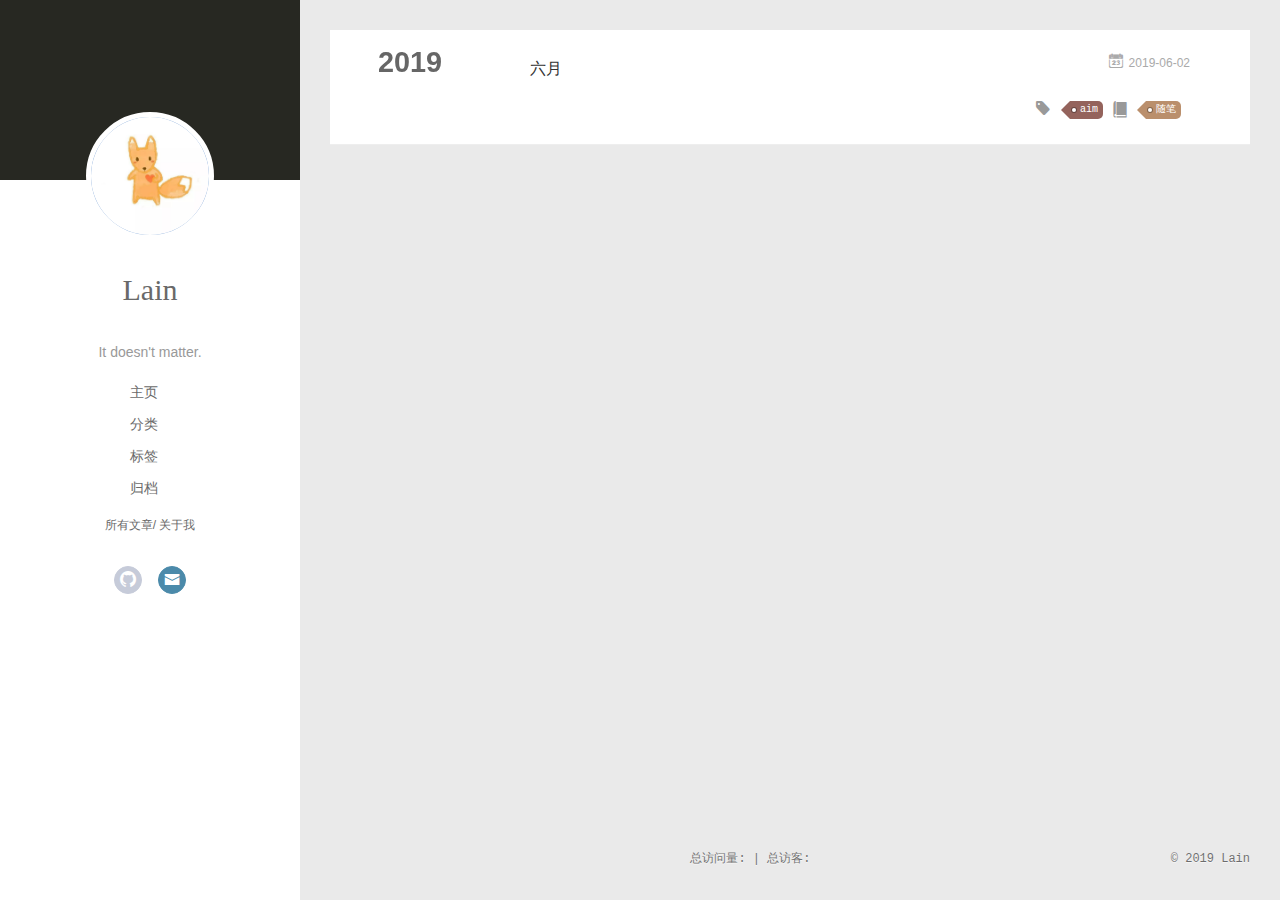
<file: categories/随笔/index.html>
<!DOCTYPE html>
<html>
<head><meta name="generator" content="Hexo 3.8.0">
  <meta charset="utf-8">
  
  <meta name="renderer" content="webkit">
  <meta http-equiv="X-UA-Compatible" content="IE=edge">
  <link rel="dns-prefetch" href="https://zhengsaishuo.github.io">
  <title>Category: 随笔 | Lain&#39;s Blog</title>
  <meta name="viewport" content="width=device-width, initial-scale=1, maximum-scale=1">
  <meta name="description" content="云在青天水在瓶，自然自在保有永久的清明。">
<meta property="og:type" content="website">
<meta property="og:title" content="Lain&#39;s Blog">
<meta property="og:url" content="https://zhengsaishuo.github.io/categories/随笔/index.html">
<meta property="og:site_name" content="Lain&#39;s Blog">
<meta property="og:description" content="云在青天水在瓶，自然自在保有永久的清明。">
<meta property="og:locale" content="zh-CN">
<meta name="twitter:card" content="summary">
<meta name="twitter:title" content="Lain&#39;s Blog">
<meta name="twitter:description" content="云在青天水在瓶，自然自在保有永久的清明。">
  
  
    <link rel="icon" href="/img/favicon.png">
  
  <link rel="stylesheet" type="text/css" href="/./main.0cf68a.css">
  <style type="text/css">
  
    #container.show {
      background: linear-gradient(200deg,#a0cfe4,#e8c37e);
    }
  </style>
  

  

</head>
</html>
<body>
  <div id="container" q-class="show:isCtnShow">
    <canvas id="anm-canvas" class="anm-canvas"></canvas>
    <div class="left-col" q-class="show:isShow">
      
<div class="overlay" style="background: #272822"></div>
<div class="intrude-less">
	<header id="header" class="inner">
		<a href="https://zhengsaishuo.github.io" class="profilepic">
			<img src="/img/avatar.jpg" class="js-avatar">
		</a>
		<hgroup>
		  <h1 class="header-author"><a href="https://zhengsaishuo.github.io">Lain</a></h1>
		</hgroup>
		
		<p class="header-subtitle">It doesn&#39;t matter.</p>
		

		<nav class="header-menu">
			<ul>
			
				<li><a href="/">主页</a></li>
	        
				<li><a href="/categories">分类</a></li>
	        
				<li><a href="/tags">标签</a></li>
	        
				<li><a href="/archives">归档</a></li>
	        
			</ul>
		</nav>
		<nav class="header-smart-menu">
    		
    			
    			<a q-on="click: openSlider(e, 'innerArchive')" href="javascript:void(0)">所有文章</a>
    			
            
    			
    			<a q-on="click: openSlider(e, 'aboutme')" href="javascript:void(0)">关于我</a>
    			
            
		</nav>
		<nav class="header-nav">
			<div class="social">
				
					<a class="github" target="_blank" href="https://github.com/zhengsaishuo" title="github"><i class="icon-github"></i></a>
		        
					<a class="mail" target="_blank" href="mailto:591039822@qq.com" title="mail"><i class="icon-mail"></i></a>
		        
			</div>
		</nav>
	</header>		
</div>

    </div>
    <div class="mid-col" q-class="show:isShow,hide:isShow|isFalse">
      
<nav id="mobile-nav">
  	<div class="overlay js-overlay" style="background: #272822"></div>
	<div class="btnctn js-mobile-btnctn">
  		<div class="slider-trigger list" q-on="click: openSlider(e)"><i class="icon icon-sort"></i></div>
	</div>
	<div class="intrude-less">
		<header id="header" class="inner">
			<div class="profilepic">
				<img src="/img/avatar.jpg" class="js-avatar">
			</div>
			<hgroup>
			  <h1 class="header-author js-header-author">Lain</h1>
			</hgroup>
			
			<p class="header-subtitle"><i class="icon icon-quo-left"></i>It doesn&#39;t matter.<i class="icon icon-quo-right"></i></p>
			
			
			
				
			
				
			
				
			
				
			
			
			
			<nav class="header-nav">
				<div class="social">
					
						<a class="github" target="_blank" href="https://github.com/zhengsaishuo" title="github"><i class="icon-github"></i></a>
			        
						<a class="mail" target="_blank" href="mailto:591039822@qq.com" title="mail"><i class="icon-mail"></i></a>
			        
				</div>
			</nav>

			<nav class="header-menu js-header-menu">
				<ul style="width: 70%">
				
				
					<li style="width: 25%"><a href="/">主页</a></li>
		        
					<li style="width: 25%"><a href="/categories">分类</a></li>
		        
					<li style="width: 25%"><a href="/tags">标签</a></li>
		        
					<li style="width: 25%"><a href="/archives">归档</a></li>
		        
				</ul>
			</nav>
		</header>				
	</div>
	<div class="mobile-mask" style="display:none" q-show="isShow"></div>
</nav>

      <div id="wrapper" class="body-wrap">
        <div class="menu-l">
          <div class="canvas-wrap">
            <canvas data-colors="#eaeaea" data-sectionHeight="100" data-contentId="js-content" id="myCanvas1" class="anm-canvas"></canvas>
          </div>
          <div id="js-content" class="content-ll">
            
  
  
    
    
      
      
      <section class="archives-wrap">
        <div class="archive-year-wrap">
          <a href="/archives/2019" class="archive-year">2019</a>
        </div>
        <div class="archives">
    
    <article class="archive-article archive-type-post">
  <div class="archive-article-inner">
    <header class="archive-article-header">
      	<div class="article-meta">
	      	<a href="/2019/06/02/new_start/" class="archive-article-date">
  	<time datetime="2019-06-02T01:42:58.104Z" itemprop="datePublished"><i class="icon-calendar icon"></i>2019-06-02</time>
</a>
        </div>
    	 
  
    <h1 itemprop="name">
      <a class="archive-article-title" href="/2019/06/02/new_start/">六月</a>
    </h1>
  

        <div class="article-info info-on-right">
          
	<div class="article-tag tagcloud">
		<i class="icon-price-tags icon"></i>
		<ul class="article-tag-list">
			 
        		<li class="article-tag-list-item">
        			<a href="javascript:void(0)" class="js-tag article-tag-list-link color4">aim</a>
        		</li>
      		
		</ul>
	</div>

          
	<div class="article-category tagcloud">
		<i class="icon-book icon"></i>
		<ul class="article-tag-list">
			 
        		<li class="article-tag-list-item">
        			<a href="/categories/随笔//" class="article-tag-list-link color3">随笔</a>
        		</li>
      		
		</ul>
	</div>


        </div>
        <div class="clearfix"></div>
    </header>
  </div>
</article>
  
  
    </div></section>
  

    


          </div>
        </div>
      </div>
      
<footer id="footer">
  <div class="outer">
    <div id="footer-info">
    	<div class="footer-right">
    		&copy; 2019 Lain
    	</div>
      	<!-- <div class="footer-right">
      		<a href="http://hexo.io/" target="_blank">Hexo</a>  Theme <a href="https://github.com/litten/hexo-theme-yilia" target="_blank">Yilia</a> by Litten
				</div> -->
				<div calss="count-span">
					<span id="busuanzi_container_site_pv">
					总访问量: <span id="busuanzi_value_site_pv"></span>|
					</span>
					<span id="busuanzi_container_site_uv">
					总访客: <span id="busuanzi_value_site_uv"></span>
					</span>
			</div>
			<!-- 根据个人喜好在相应位置添加以上代码 -->
			
			<script async src="//busuanzi.ibruce.info/busuanzi/2.3/busuanzi.pure.mini.js"></script>
    </div>
  </div>
</footer>
<!--页面点击小红心-->
<script type="text/javascript" src="/love.js"></script>
    </div>
    <script>
	var yiliaConfig = {
		mathjax: true,
		isHome: false,
		isPost: false,
		isArchive: false,
		isTag: false,
		isCategory: true,
		open_in_new: false,
		toc_hide_index: true,
		root: "/",
		innerArchive: true,
		showTags: true
	}
</script>

<script>!function(t){function n(e){if(r[e])return r[e].exports;var i=r[e]={exports:{},id:e,loaded:!1};return t[e].call(i.exports,i,i.exports,n),i.loaded=!0,i.exports}var r={};n.m=t,n.c=r,n.p="./",n(0)}([function(t,n,r){r(195),t.exports=r(191)},function(t,n,r){var e=r(3),i=r(52),o=r(27),u=r(28),c=r(53),f="prototype",a=function(t,n,r){var s,l,h,v,p=t&a.F,d=t&a.G,y=t&a.S,g=t&a.P,b=t&a.B,m=d?e:y?e[n]||(e[n]={}):(e[n]||{})[f],x=d?i:i[n]||(i[n]={}),w=x[f]||(x[f]={});d&&(r=n);for(s in r)l=!p&&m&&void 0!==m[s],h=(l?m:r)[s],v=b&&l?c(h,e):g&&"function"==typeof h?c(Function.call,h):h,m&&u(m,s,h,t&a.U),x[s]!=h&&o(x,s,v),g&&w[s]!=h&&(w[s]=h)};e.core=i,a.F=1,a.G=2,a.S=4,a.P=8,a.B=16,a.W=32,a.U=64,a.R=128,t.exports=a},function(t,n,r){var e=r(6);t.exports=function(t){if(!e(t))throw TypeError(t+" is not an object!");return t}},function(t,n){var r=t.exports="undefined"!=typeof window&&window.Math==Math?window:"undefined"!=typeof self&&self.Math==Math?self:Function("return this")();"number"==typeof __g&&(__g=r)},function(t,n){t.exports=function(t){try{return!!t()}catch(t){return!0}}},function(t,n){var r=t.exports="undefined"!=typeof window&&window.Math==Math?window:"undefined"!=typeof self&&self.Math==Math?self:Function("return this")();"number"==typeof __g&&(__g=r)},function(t,n){t.exports=function(t){return"object"==typeof t?null!==t:"function"==typeof t}},function(t,n,r){var e=r(126)("wks"),i=r(76),o=r(3).Symbol,u="function"==typeof o;(t.exports=function(t){return e[t]||(e[t]=u&&o[t]||(u?o:i)("Symbol."+t))}).store=e},function(t,n){var r={}.hasOwnProperty;t.exports=function(t,n){return r.call(t,n)}},function(t,n,r){var e=r(94),i=r(33);t.exports=function(t){return e(i(t))}},function(t,n,r){t.exports=!r(4)(function(){return 7!=Object.defineProperty({},"a",{get:function(){return 7}}).a})},function(t,n,r){var e=r(2),i=r(167),o=r(50),u=Object.defineProperty;n.f=r(10)?Object.defineProperty:function(t,n,r){if(e(t),n=o(n,!0),e(r),i)try{return u(t,n,r)}catch(t){}if("get"in r||"set"in r)throw TypeError("Accessors not supported!");return"value"in r&&(t[n]=r.value),t}},function(t,n,r){t.exports=!r(18)(function(){return 7!=Object.defineProperty({},"a",{get:function(){return 7}}).a})},function(t,n,r){var e=r(14),i=r(22);t.exports=r(12)?function(t,n,r){return e.f(t,n,i(1,r))}:function(t,n,r){return t[n]=r,t}},function(t,n,r){var e=r(20),i=r(58),o=r(42),u=Object.defineProperty;n.f=r(12)?Object.defineProperty:function(t,n,r){if(e(t),n=o(n,!0),e(r),i)try{return u(t,n,r)}catch(t){}if("get"in r||"set"in r)throw TypeError("Accessors not supported!");return"value"in r&&(t[n]=r.value),t}},function(t,n,r){var e=r(40)("wks"),i=r(23),o=r(5).Symbol,u="function"==typeof o;(t.exports=function(t){return e[t]||(e[t]=u&&o[t]||(u?o:i)("Symbol."+t))}).store=e},function(t,n,r){var e=r(67),i=Math.min;t.exports=function(t){return t>0?i(e(t),9007199254740991):0}},function(t,n,r){var e=r(46);t.exports=function(t){return Object(e(t))}},function(t,n){t.exports=function(t){try{return!!t()}catch(t){return!0}}},function(t,n,r){var e=r(63),i=r(34);t.exports=Object.keys||function(t){return e(t,i)}},function(t,n,r){var e=r(21);t.exports=function(t){if(!e(t))throw TypeError(t+" is not an object!");return t}},function(t,n){t.exports=function(t){return"object"==typeof t?null!==t:"function"==typeof t}},function(t,n){t.exports=function(t,n){return{enumerable:!(1&t),configurable:!(2&t),writable:!(4&t),value:n}}},function(t,n){var r=0,e=Math.random();t.exports=function(t){return"Symbol(".concat(void 0===t?"":t,")_",(++r+e).toString(36))}},function(t,n){var r={}.hasOwnProperty;t.exports=function(t,n){return r.call(t,n)}},function(t,n){var r=t.exports={version:"2.4.0"};"number"==typeof __e&&(__e=r)},function(t,n){t.exports=function(t){if("function"!=typeof t)throw TypeError(t+" is not a function!");return t}},function(t,n,r){var e=r(11),i=r(66);t.exports=r(10)?function(t,n,r){return e.f(t,n,i(1,r))}:function(t,n,r){return t[n]=r,t}},function(t,n,r){var e=r(3),i=r(27),o=r(24),u=r(76)("src"),c="toString",f=Function[c],a=(""+f).split(c);r(52).inspectSource=function(t){return f.call(t)},(t.exports=function(t,n,r,c){var f="function"==typeof r;f&&(o(r,"name")||i(r,"name",n)),t[n]!==r&&(f&&(o(r,u)||i(r,u,t[n]?""+t[n]:a.join(String(n)))),t===e?t[n]=r:c?t[n]?t[n]=r:i(t,n,r):(delete t[n],i(t,n,r)))})(Function.prototype,c,function(){return"function"==typeof this&&this[u]||f.call(this)})},function(t,n,r){var e=r(1),i=r(4),o=r(46),u=function(t,n,r,e){var i=String(o(t)),u="<"+n;return""!==r&&(u+=" "+r+'="'+String(e).replace(/"/g,"&quot;")+'"'),u+">"+i+"</"+n+">"};t.exports=function(t,n){var r={};r[t]=n(u),e(e.P+e.F*i(function(){var n=""[t]('"');return n!==n.toLowerCase()||n.split('"').length>3}),"String",r)}},function(t,n,r){var e=r(115),i=r(46);t.exports=function(t){return e(i(t))}},function(t,n,r){var e=r(116),i=r(66),o=r(30),u=r(50),c=r(24),f=r(167),a=Object.getOwnPropertyDescriptor;n.f=r(10)?a:function(t,n){if(t=o(t),n=u(n,!0),f)try{return a(t,n)}catch(t){}if(c(t,n))return i(!e.f.call(t,n),t[n])}},function(t,n,r){var e=r(24),i=r(17),o=r(145)("IE_PROTO"),u=Object.prototype;t.exports=Object.getPrototypeOf||function(t){return t=i(t),e(t,o)?t[o]:"function"==typeof t.constructor&&t instanceof t.constructor?t.constructor.prototype:t instanceof Object?u:null}},function(t,n){t.exports=function(t){if(void 0==t)throw TypeError("Can't call method on  "+t);return t}},function(t,n){t.exports="constructor,hasOwnProperty,isPrototypeOf,propertyIsEnumerable,toLocaleString,toString,valueOf".split(",")},function(t,n){t.exports={}},function(t,n){t.exports=!0},function(t,n){n.f={}.propertyIsEnumerable},function(t,n,r){var e=r(14).f,i=r(8),o=r(15)("toStringTag");t.exports=function(t,n,r){t&&!i(t=r?t:t.prototype,o)&&e(t,o,{configurable:!0,value:n})}},function(t,n,r){var e=r(40)("keys"),i=r(23);t.exports=function(t){return e[t]||(e[t]=i(t))}},function(t,n,r){var e=r(5),i="__core-js_shared__",o=e[i]||(e[i]={});t.exports=function(t){return o[t]||(o[t]={})}},function(t,n){var r=Math.ceil,e=Math.floor;t.exports=function(t){return isNaN(t=+t)?0:(t>0?e:r)(t)}},function(t,n,r){var e=r(21);t.exports=function(t,n){if(!e(t))return t;var r,i;if(n&&"function"==typeof(r=t.toString)&&!e(i=r.call(t)))return i;if("function"==typeof(r=t.valueOf)&&!e(i=r.call(t)))return i;if(!n&&"function"==typeof(r=t.toString)&&!e(i=r.call(t)))return i;throw TypeError("Can't convert object to primitive value")}},function(t,n,r){var e=r(5),i=r(25),o=r(36),u=r(44),c=r(14).f;t.exports=function(t){var n=i.Symbol||(i.Symbol=o?{}:e.Symbol||{});"_"==t.charAt(0)||t in n||c(n,t,{value:u.f(t)})}},function(t,n,r){n.f=r(15)},function(t,n){var r={}.toString;t.exports=function(t){return r.call(t).slice(8,-1)}},function(t,n){t.exports=function(t){if(void 0==t)throw TypeError("Can't call method on  "+t);return t}},function(t,n,r){var e=r(4);t.exports=function(t,n){return!!t&&e(function(){n?t.call(null,function(){},1):t.call(null)})}},function(t,n,r){var e=r(53),i=r(115),o=r(17),u=r(16),c=r(203);t.exports=function(t,n){var r=1==t,f=2==t,a=3==t,s=4==t,l=6==t,h=5==t||l,v=n||c;return function(n,c,p){for(var d,y,g=o(n),b=i(g),m=e(c,p,3),x=u(b.length),w=0,S=r?v(n,x):f?v(n,0):void 0;x>w;w++)if((h||w in b)&&(d=b[w],y=m(d,w,g),t))if(r)S[w]=y;else if(y)switch(t){case 3:return!0;case 5:return d;case 6:return w;case 2:S.push(d)}else if(s)return!1;return l?-1:a||s?s:S}}},function(t,n,r){var e=r(1),i=r(52),o=r(4);t.exports=function(t,n){var r=(i.Object||{})[t]||Object[t],u={};u[t]=n(r),e(e.S+e.F*o(function(){r(1)}),"Object",u)}},function(t,n,r){var e=r(6);t.exports=function(t,n){if(!e(t))return t;var r,i;if(n&&"function"==typeof(r=t.toString)&&!e(i=r.call(t)))return i;if("function"==typeof(r=t.valueOf)&&!e(i=r.call(t)))return i;if(!n&&"function"==typeof(r=t.toString)&&!e(i=r.call(t)))return i;throw TypeError("Can't convert object to primitive value")}},function(t,n,r){var e=r(5),i=r(25),o=r(91),u=r(13),c="prototype",f=function(t,n,r){var a,s,l,h=t&f.F,v=t&f.G,p=t&f.S,d=t&f.P,y=t&f.B,g=t&f.W,b=v?i:i[n]||(i[n]={}),m=b[c],x=v?e:p?e[n]:(e[n]||{})[c];v&&(r=n);for(a in r)(s=!h&&x&&void 0!==x[a])&&a in b||(l=s?x[a]:r[a],b[a]=v&&"function"!=typeof x[a]?r[a]:y&&s?o(l,e):g&&x[a]==l?function(t){var n=function(n,r,e){if(this instanceof t){switch(arguments.length){case 0:return new t;case 1:return new t(n);case 2:return new t(n,r)}return new t(n,r,e)}return t.apply(this,arguments)};return n[c]=t[c],n}(l):d&&"function"==typeof l?o(Function.call,l):l,d&&((b.virtual||(b.virtual={}))[a]=l,t&f.R&&m&&!m[a]&&u(m,a,l)))};f.F=1,f.G=2,f.S=4,f.P=8,f.B=16,f.W=32,f.U=64,f.R=128,t.exports=f},function(t,n){var r=t.exports={version:"2.4.0"};"number"==typeof __e&&(__e=r)},function(t,n,r){var e=r(26);t.exports=function(t,n,r){if(e(t),void 0===n)return t;switch(r){case 1:return function(r){return t.call(n,r)};case 2:return function(r,e){return t.call(n,r,e)};case 3:return function(r,e,i){return t.call(n,r,e,i)}}return function(){return t.apply(n,arguments)}}},function(t,n,r){var e=r(183),i=r(1),o=r(126)("metadata"),u=o.store||(o.store=new(r(186))),c=function(t,n,r){var i=u.get(t);if(!i){if(!r)return;u.set(t,i=new e)}var o=i.get(n);if(!o){if(!r)return;i.set(n,o=new e)}return o},f=function(t,n,r){var e=c(n,r,!1);return void 0!==e&&e.has(t)},a=function(t,n,r){var e=c(n,r,!1);return void 0===e?void 0:e.get(t)},s=function(t,n,r,e){c(r,e,!0).set(t,n)},l=function(t,n){var r=c(t,n,!1),e=[];return r&&r.forEach(function(t,n){e.push(n)}),e},h=function(t){return void 0===t||"symbol"==typeof t?t:String(t)},v=function(t){i(i.S,"Reflect",t)};t.exports={store:u,map:c,has:f,get:a,set:s,keys:l,key:h,exp:v}},function(t,n,r){"use strict";if(r(10)){var e=r(69),i=r(3),o=r(4),u=r(1),c=r(127),f=r(152),a=r(53),s=r(68),l=r(66),h=r(27),v=r(73),p=r(67),d=r(16),y=r(75),g=r(50),b=r(24),m=r(180),x=r(114),w=r(6),S=r(17),_=r(137),O=r(70),E=r(32),P=r(71).f,j=r(154),F=r(76),M=r(7),A=r(48),N=r(117),T=r(146),I=r(155),k=r(80),L=r(123),R=r(74),C=r(130),D=r(160),U=r(11),W=r(31),G=U.f,B=W.f,V=i.RangeError,z=i.TypeError,q=i.Uint8Array,K="ArrayBuffer",J="Shared"+K,Y="BYTES_PER_ELEMENT",H="prototype",$=Array[H],X=f.ArrayBuffer,Q=f.DataView,Z=A(0),tt=A(2),nt=A(3),rt=A(4),et=A(5),it=A(6),ot=N(!0),ut=N(!1),ct=I.values,ft=I.keys,at=I.entries,st=$.lastIndexOf,lt=$.reduce,ht=$.reduceRight,vt=$.join,pt=$.sort,dt=$.slice,yt=$.toString,gt=$.toLocaleString,bt=M("iterator"),mt=M("toStringTag"),xt=F("typed_constructor"),wt=F("def_constructor"),St=c.CONSTR,_t=c.TYPED,Ot=c.VIEW,Et="Wrong length!",Pt=A(1,function(t,n){return Tt(T(t,t[wt]),n)}),jt=o(function(){return 1===new q(new Uint16Array([1]).buffer)[0]}),Ft=!!q&&!!q[H].set&&o(function(){new q(1).set({})}),Mt=function(t,n){if(void 0===t)throw z(Et);var r=+t,e=d(t);if(n&&!m(r,e))throw V(Et);return e},At=function(t,n){var r=p(t);if(r<0||r%n)throw V("Wrong offset!");return r},Nt=function(t){if(w(t)&&_t in t)return t;throw z(t+" is not a typed array!")},Tt=function(t,n){if(!(w(t)&&xt in t))throw z("It is not a typed array constructor!");return new t(n)},It=function(t,n){return kt(T(t,t[wt]),n)},kt=function(t,n){for(var r=0,e=n.length,i=Tt(t,e);e>r;)i[r]=n[r++];return i},Lt=function(t,n,r){G(t,n,{get:function(){return this._d[r]}})},Rt=function(t){var n,r,e,i,o,u,c=S(t),f=arguments.length,s=f>1?arguments[1]:void 0,l=void 0!==s,h=j(c);if(void 0!=h&&!_(h)){for(u=h.call(c),e=[],n=0;!(o=u.next()).done;n++)e.push(o.value);c=e}for(l&&f>2&&(s=a(s,arguments[2],2)),n=0,r=d(c.length),i=Tt(this,r);r>n;n++)i[n]=l?s(c[n],n):c[n];return i},Ct=function(){for(var t=0,n=arguments.length,r=Tt(this,n);n>t;)r[t]=arguments[t++];return r},Dt=!!q&&o(function(){gt.call(new q(1))}),Ut=function(){return gt.apply(Dt?dt.call(Nt(this)):Nt(this),arguments)},Wt={copyWithin:function(t,n){return D.call(Nt(this),t,n,arguments.length>2?arguments[2]:void 0)},every:function(t){return rt(Nt(this),t,arguments.length>1?arguments[1]:void 0)},fill:function(t){return C.apply(Nt(this),arguments)},filter:function(t){return It(this,tt(Nt(this),t,arguments.length>1?arguments[1]:void 0))},find:function(t){return et(Nt(this),t,arguments.length>1?arguments[1]:void 0)},findIndex:function(t){return it(Nt(this),t,arguments.length>1?arguments[1]:void 0)},forEach:function(t){Z(Nt(this),t,arguments.length>1?arguments[1]:void 0)},indexOf:function(t){return ut(Nt(this),t,arguments.length>1?arguments[1]:void 0)},includes:function(t){return ot(Nt(this),t,arguments.length>1?arguments[1]:void 0)},join:function(t){return vt.apply(Nt(this),arguments)},lastIndexOf:function(t){return st.apply(Nt(this),arguments)},map:function(t){return Pt(Nt(this),t,arguments.length>1?arguments[1]:void 0)},reduce:function(t){return lt.apply(Nt(this),arguments)},reduceRight:function(t){return ht.apply(Nt(this),arguments)},reverse:function(){for(var t,n=this,r=Nt(n).length,e=Math.floor(r/2),i=0;i<e;)t=n[i],n[i++]=n[--r],n[r]=t;return n},some:function(t){return nt(Nt(this),t,arguments.length>1?arguments[1]:void 0)},sort:function(t){return pt.call(Nt(this),t)},subarray:function(t,n){var r=Nt(this),e=r.length,i=y(t,e);return new(T(r,r[wt]))(r.buffer,r.byteOffset+i*r.BYTES_PER_ELEMENT,d((void 0===n?e:y(n,e))-i))}},Gt=function(t,n){return It(this,dt.call(Nt(this),t,n))},Bt=function(t){Nt(this);var n=At(arguments[1],1),r=this.length,e=S(t),i=d(e.length),o=0;if(i+n>r)throw V(Et);for(;o<i;)this[n+o]=e[o++]},Vt={entries:function(){return at.call(Nt(this))},keys:function(){return ft.call(Nt(this))},values:function(){return ct.call(Nt(this))}},zt=function(t,n){return w(t)&&t[_t]&&"symbol"!=typeof n&&n in t&&String(+n)==String(n)},qt=function(t,n){return zt(t,n=g(n,!0))?l(2,t[n]):B(t,n)},Kt=function(t,n,r){return!(zt(t,n=g(n,!0))&&w(r)&&b(r,"value"))||b(r,"get")||b(r,"set")||r.configurable||b(r,"writable")&&!r.writable||b(r,"enumerable")&&!r.enumerable?G(t,n,r):(t[n]=r.value,t)};St||(W.f=qt,U.f=Kt),u(u.S+u.F*!St,"Object",{getOwnPropertyDescriptor:qt,defineProperty:Kt}),o(function(){yt.call({})})&&(yt=gt=function(){return vt.call(this)});var Jt=v({},Wt);v(Jt,Vt),h(Jt,bt,Vt.values),v(Jt,{slice:Gt,set:Bt,constructor:function(){},toString:yt,toLocaleString:Ut}),Lt(Jt,"buffer","b"),Lt(Jt,"byteOffset","o"),Lt(Jt,"byteLength","l"),Lt(Jt,"length","e"),G(Jt,mt,{get:function(){return this[_t]}}),t.exports=function(t,n,r,f){f=!!f;var a=t+(f?"Clamped":"")+"Array",l="Uint8Array"!=a,v="get"+t,p="set"+t,y=i[a],g=y||{},b=y&&E(y),m=!y||!c.ABV,S={},_=y&&y[H],j=function(t,r){var e=t._d;return e.v[v](r*n+e.o,jt)},F=function(t,r,e){var i=t._d;f&&(e=(e=Math.round(e))<0?0:e>255?255:255&e),i.v[p](r*n+i.o,e,jt)},M=function(t,n){G(t,n,{get:function(){return j(this,n)},set:function(t){return F(this,n,t)},enumerable:!0})};m?(y=r(function(t,r,e,i){s(t,y,a,"_d");var o,u,c,f,l=0,v=0;if(w(r)){if(!(r instanceof X||(f=x(r))==K||f==J))return _t in r?kt(y,r):Rt.call(y,r);o=r,v=At(e,n);var p=r.byteLength;if(void 0===i){if(p%n)throw V(Et);if((u=p-v)<0)throw V(Et)}else if((u=d(i)*n)+v>p)throw V(Et);c=u/n}else c=Mt(r,!0),u=c*n,o=new X(u);for(h(t,"_d",{b:o,o:v,l:u,e:c,v:new Q(o)});l<c;)M(t,l++)}),_=y[H]=O(Jt),h(_,"constructor",y)):L(function(t){new y(null),new y(t)},!0)||(y=r(function(t,r,e,i){s(t,y,a);var o;return w(r)?r instanceof X||(o=x(r))==K||o==J?void 0!==i?new g(r,At(e,n),i):void 0!==e?new g(r,At(e,n)):new g(r):_t in r?kt(y,r):Rt.call(y,r):new g(Mt(r,l))}),Z(b!==Function.prototype?P(g).concat(P(b)):P(g),function(t){t in y||h(y,t,g[t])}),y[H]=_,e||(_.constructor=y));var A=_[bt],N=!!A&&("values"==A.name||void 0==A.name),T=Vt.values;h(y,xt,!0),h(_,_t,a),h(_,Ot,!0),h(_,wt,y),(f?new y(1)[mt]==a:mt in _)||G(_,mt,{get:function(){return a}}),S[a]=y,u(u.G+u.W+u.F*(y!=g),S),u(u.S,a,{BYTES_PER_ELEMENT:n,from:Rt,of:Ct}),Y in _||h(_,Y,n),u(u.P,a,Wt),R(a),u(u.P+u.F*Ft,a,{set:Bt}),u(u.P+u.F*!N,a,Vt),u(u.P+u.F*(_.toString!=yt),a,{toString:yt}),u(u.P+u.F*o(function(){new y(1).slice()}),a,{slice:Gt}),u(u.P+u.F*(o(function(){return[1,2].toLocaleString()!=new y([1,2]).toLocaleString()})||!o(function(){_.toLocaleString.call([1,2])})),a,{toLocaleString:Ut}),k[a]=N?A:T,e||N||h(_,bt,T)}}else t.exports=function(){}},function(t,n){var r={}.toString;t.exports=function(t){return r.call(t).slice(8,-1)}},function(t,n,r){var e=r(21),i=r(5).document,o=e(i)&&e(i.createElement);t.exports=function(t){return o?i.createElement(t):{}}},function(t,n,r){t.exports=!r(12)&&!r(18)(function(){return 7!=Object.defineProperty(r(57)("div"),"a",{get:function(){return 7}}).a})},function(t,n,r){"use strict";var e=r(36),i=r(51),o=r(64),u=r(13),c=r(8),f=r(35),a=r(96),s=r(38),l=r(103),h=r(15)("iterator"),v=!([].keys&&"next"in[].keys()),p="keys",d="values",y=function(){return this};t.exports=function(t,n,r,g,b,m,x){a(r,n,g);var w,S,_,O=function(t){if(!v&&t in F)return F[t];switch(t){case p:case d:return function(){return new r(this,t)}}return function(){return new r(this,t)}},E=n+" Iterator",P=b==d,j=!1,F=t.prototype,M=F[h]||F["@@iterator"]||b&&F[b],A=M||O(b),N=b?P?O("entries"):A:void 0,T="Array"==n?F.entries||M:M;if(T&&(_=l(T.call(new t)))!==Object.prototype&&(s(_,E,!0),e||c(_,h)||u(_,h,y)),P&&M&&M.name!==d&&(j=!0,A=function(){return M.call(this)}),e&&!x||!v&&!j&&F[h]||u(F,h,A),f[n]=A,f[E]=y,b)if(w={values:P?A:O(d),keys:m?A:O(p),entries:N},x)for(S in w)S in F||o(F,S,w[S]);else i(i.P+i.F*(v||j),n,w);return w}},function(t,n,r){var e=r(20),i=r(100),o=r(34),u=r(39)("IE_PROTO"),c=function(){},f="prototype",a=function(){var t,n=r(57)("iframe"),e=o.length;for(n.style.display="none",r(93).appendChild(n),n.src="javascript:",t=n.contentWindow.document,t.open(),t.write("<script>document.F=Object<\/script>"),t.close(),a=t.F;e--;)delete a[f][o[e]];return a()};t.exports=Object.create||function(t,n){var r;return null!==t?(c[f]=e(t),r=new c,c[f]=null,r[u]=t):r=a(),void 0===n?r:i(r,n)}},function(t,n,r){var e=r(63),i=r(34).concat("length","prototype");n.f=Object.getOwnPropertyNames||function(t){return e(t,i)}},function(t,n){n.f=Object.getOwnPropertySymbols},function(t,n,r){var e=r(8),i=r(9),o=r(90)(!1),u=r(39)("IE_PROTO");t.exports=function(t,n){var r,c=i(t),f=0,a=[];for(r in c)r!=u&&e(c,r)&&a.push(r);for(;n.length>f;)e(c,r=n[f++])&&(~o(a,r)||a.push(r));return a}},function(t,n,r){t.exports=r(13)},function(t,n,r){var e=r(76)("meta"),i=r(6),o=r(24),u=r(11).f,c=0,f=Object.isExtensible||function(){return!0},a=!r(4)(function(){return f(Object.preventExtensions({}))}),s=function(t){u(t,e,{value:{i:"O"+ ++c,w:{}}})},l=function(t,n){if(!i(t))return"symbol"==typeof t?t:("string"==typeof t?"S":"P")+t;if(!o(t,e)){if(!f(t))return"F";if(!n)return"E";s(t)}return t[e].i},h=function(t,n){if(!o(t,e)){if(!f(t))return!0;if(!n)return!1;s(t)}return t[e].w},v=function(t){return a&&p.NEED&&f(t)&&!o(t,e)&&s(t),t},p=t.exports={KEY:e,NEED:!1,fastKey:l,getWeak:h,onFreeze:v}},function(t,n){t.exports=function(t,n){return{enumerable:!(1&t),configurable:!(2&t),writable:!(4&t),value:n}}},function(t,n){var r=Math.ceil,e=Math.floor;t.exports=function(t){return isNaN(t=+t)?0:(t>0?e:r)(t)}},function(t,n){t.exports=function(t,n,r,e){if(!(t instanceof n)||void 0!==e&&e in t)throw TypeError(r+": incorrect invocation!");return t}},function(t,n){t.exports=!1},function(t,n,r){var e=r(2),i=r(173),o=r(133),u=r(145)("IE_PROTO"),c=function(){},f="prototype",a=function(){var t,n=r(132)("iframe"),e=o.length;for(n.style.display="none",r(135).appendChild(n),n.src="javascript:",t=n.contentWindow.document,t.open(),t.write("<script>document.F=Object<\/script>"),t.close(),a=t.F;e--;)delete a[f][o[e]];return a()};t.exports=Object.create||function(t,n){var r;return null!==t?(c[f]=e(t),r=new c,c[f]=null,r[u]=t):r=a(),void 0===n?r:i(r,n)}},function(t,n,r){var e=r(175),i=r(133).concat("length","prototype");n.f=Object.getOwnPropertyNames||function(t){return e(t,i)}},function(t,n,r){var e=r(175),i=r(133);t.exports=Object.keys||function(t){return e(t,i)}},function(t,n,r){var e=r(28);t.exports=function(t,n,r){for(var i in n)e(t,i,n[i],r);return t}},function(t,n,r){"use strict";var e=r(3),i=r(11),o=r(10),u=r(7)("species");t.exports=function(t){var n=e[t];o&&n&&!n[u]&&i.f(n,u,{configurable:!0,get:function(){return this}})}},function(t,n,r){var e=r(67),i=Math.max,o=Math.min;t.exports=function(t,n){return t=e(t),t<0?i(t+n,0):o(t,n)}},function(t,n){var r=0,e=Math.random();t.exports=function(t){return"Symbol(".concat(void 0===t?"":t,")_",(++r+e).toString(36))}},function(t,n,r){var e=r(33);t.exports=function(t){return Object(e(t))}},function(t,n,r){var e=r(7)("unscopables"),i=Array.prototype;void 0==i[e]&&r(27)(i,e,{}),t.exports=function(t){i[e][t]=!0}},function(t,n,r){var e=r(53),i=r(169),o=r(137),u=r(2),c=r(16),f=r(154),a={},s={},n=t.exports=function(t,n,r,l,h){var v,p,d,y,g=h?function(){return t}:f(t),b=e(r,l,n?2:1),m=0;if("function"!=typeof g)throw TypeError(t+" is not iterable!");if(o(g)){for(v=c(t.length);v>m;m++)if((y=n?b(u(p=t[m])[0],p[1]):b(t[m]))===a||y===s)return y}else for(d=g.call(t);!(p=d.next()).done;)if((y=i(d,b,p.value,n))===a||y===s)return y};n.BREAK=a,n.RETURN=s},function(t,n){t.exports={}},function(t,n,r){var e=r(11).f,i=r(24),o=r(7)("toStringTag");t.exports=function(t,n,r){t&&!i(t=r?t:t.prototype,o)&&e(t,o,{configurable:!0,value:n})}},function(t,n,r){var e=r(1),i=r(46),o=r(4),u=r(150),c="["+u+"]",f="​",a=RegExp("^"+c+c+"*"),s=RegExp(c+c+"*$"),l=function(t,n,r){var i={},c=o(function(){return!!u[t]()||f[t]()!=f}),a=i[t]=c?n(h):u[t];r&&(i[r]=a),e(e.P+e.F*c,"String",i)},h=l.trim=function(t,n){return t=String(i(t)),1&n&&(t=t.replace(a,"")),2&n&&(t=t.replace(s,"")),t};t.exports=l},function(t,n,r){t.exports={default:r(86),__esModule:!0}},function(t,n,r){t.exports={default:r(87),__esModule:!0}},function(t,n,r){"use strict";function e(t){return t&&t.__esModule?t:{default:t}}n.__esModule=!0;var i=r(84),o=e(i),u=r(83),c=e(u),f="function"==typeof c.default&&"symbol"==typeof o.default?function(t){return typeof t}:function(t){return t&&"function"==typeof c.default&&t.constructor===c.default&&t!==c.default.prototype?"symbol":typeof t};n.default="function"==typeof c.default&&"symbol"===f(o.default)?function(t){return void 0===t?"undefined":f(t)}:function(t){return t&&"function"==typeof c.default&&t.constructor===c.default&&t!==c.default.prototype?"symbol":void 0===t?"undefined":f(t)}},function(t,n,r){r(110),r(108),r(111),r(112),t.exports=r(25).Symbol},function(t,n,r){r(109),r(113),t.exports=r(44).f("iterator")},function(t,n){t.exports=function(t){if("function"!=typeof t)throw TypeError(t+" is not a function!");return t}},function(t,n){t.exports=function(){}},function(t,n,r){var e=r(9),i=r(106),o=r(105);t.exports=function(t){return function(n,r,u){var c,f=e(n),a=i(f.length),s=o(u,a);if(t&&r!=r){for(;a>s;)if((c=f[s++])!=c)return!0}else for(;a>s;s++)if((t||s in f)&&f[s]===r)return t||s||0;return!t&&-1}}},function(t,n,r){var e=r(88);t.exports=function(t,n,r){if(e(t),void 0===n)return t;switch(r){case 1:return function(r){return t.call(n,r)};case 2:return function(r,e){return t.call(n,r,e)};case 3:return function(r,e,i){return t.call(n,r,e,i)}}return function(){return t.apply(n,arguments)}}},function(t,n,r){var e=r(19),i=r(62),o=r(37);t.exports=function(t){var n=e(t),r=i.f;if(r)for(var u,c=r(t),f=o.f,a=0;c.length>a;)f.call(t,u=c[a++])&&n.push(u);return n}},function(t,n,r){t.exports=r(5).document&&document.documentElement},function(t,n,r){var e=r(56);t.exports=Object("z").propertyIsEnumerable(0)?Object:function(t){return"String"==e(t)?t.split(""):Object(t)}},function(t,n,r){var e=r(56);t.exports=Array.isArray||function(t){return"Array"==e(t)}},function(t,n,r){"use strict";var e=r(60),i=r(22),o=r(38),u={};r(13)(u,r(15)("iterator"),function(){return this}),t.exports=function(t,n,r){t.prototype=e(u,{next:i(1,r)}),o(t,n+" Iterator")}},function(t,n){t.exports=function(t,n){return{value:n,done:!!t}}},function(t,n,r){var e=r(19),i=r(9);t.exports=function(t,n){for(var r,o=i(t),u=e(o),c=u.length,f=0;c>f;)if(o[r=u[f++]]===n)return r}},function(t,n,r){var e=r(23)("meta"),i=r(21),o=r(8),u=r(14).f,c=0,f=Object.isExtensible||function(){return!0},a=!r(18)(function(){return f(Object.preventExtensions({}))}),s=function(t){u(t,e,{value:{i:"O"+ ++c,w:{}}})},l=function(t,n){if(!i(t))return"symbol"==typeof t?t:("string"==typeof t?"S":"P")+t;if(!o(t,e)){if(!f(t))return"F";if(!n)return"E";s(t)}return t[e].i},h=function(t,n){if(!o(t,e)){if(!f(t))return!0;if(!n)return!1;s(t)}return t[e].w},v=function(t){return a&&p.NEED&&f(t)&&!o(t,e)&&s(t),t},p=t.exports={KEY:e,NEED:!1,fastKey:l,getWeak:h,onFreeze:v}},function(t,n,r){var e=r(14),i=r(20),o=r(19);t.exports=r(12)?Object.defineProperties:function(t,n){i(t);for(var r,u=o(n),c=u.length,f=0;c>f;)e.f(t,r=u[f++],n[r]);return t}},function(t,n,r){var e=r(37),i=r(22),o=r(9),u=r(42),c=r(8),f=r(58),a=Object.getOwnPropertyDescriptor;n.f=r(12)?a:function(t,n){if(t=o(t),n=u(n,!0),f)try{return a(t,n)}catch(t){}if(c(t,n))return i(!e.f.call(t,n),t[n])}},function(t,n,r){var e=r(9),i=r(61).f,o={}.toString,u="object"==typeof window&&window&&Object.getOwnPropertyNames?Object.getOwnPropertyNames(window):[],c=function(t){try{return i(t)}catch(t){return u.slice()}};t.exports.f=function(t){return u&&"[object Window]"==o.call(t)?c(t):i(e(t))}},function(t,n,r){var e=r(8),i=r(77),o=r(39)("IE_PROTO"),u=Object.prototype;t.exports=Object.getPrototypeOf||function(t){return t=i(t),e(t,o)?t[o]:"function"==typeof t.constructor&&t instanceof t.constructor?t.constructor.prototype:t instanceof Object?u:null}},function(t,n,r){var e=r(41),i=r(33);t.exports=function(t){return function(n,r){var o,u,c=String(i(n)),f=e(r),a=c.length;return f<0||f>=a?t?"":void 0:(o=c.charCodeAt(f),o<55296||o>56319||f+1===a||(u=c.charCodeAt(f+1))<56320||u>57343?t?c.charAt(f):o:t?c.slice(f,f+2):u-56320+(o-55296<<10)+65536)}}},function(t,n,r){var e=r(41),i=Math.max,o=Math.min;t.exports=function(t,n){return t=e(t),t<0?i(t+n,0):o(t,n)}},function(t,n,r){var e=r(41),i=Math.min;t.exports=function(t){return t>0?i(e(t),9007199254740991):0}},function(t,n,r){"use strict";var e=r(89),i=r(97),o=r(35),u=r(9);t.exports=r(59)(Array,"Array",function(t,n){this._t=u(t),this._i=0,this._k=n},function(){var t=this._t,n=this._k,r=this._i++;return!t||r>=t.length?(this._t=void 0,i(1)):"keys"==n?i(0,r):"values"==n?i(0,t[r]):i(0,[r,t[r]])},"values"),o.Arguments=o.Array,e("keys"),e("values"),e("entries")},function(t,n){},function(t,n,r){"use strict";var e=r(104)(!0);r(59)(String,"String",function(t){this._t=String(t),this._i=0},function(){var t,n=this._t,r=this._i;return r>=n.length?{value:void 0,done:!0}:(t=e(n,r),this._i+=t.length,{value:t,done:!1})})},function(t,n,r){"use strict";var e=r(5),i=r(8),o=r(12),u=r(51),c=r(64),f=r(99).KEY,a=r(18),s=r(40),l=r(38),h=r(23),v=r(15),p=r(44),d=r(43),y=r(98),g=r(92),b=r(95),m=r(20),x=r(9),w=r(42),S=r(22),_=r(60),O=r(102),E=r(101),P=r(14),j=r(19),F=E.f,M=P.f,A=O.f,N=e.Symbol,T=e.JSON,I=T&&T.stringify,k="prototype",L=v("_hidden"),R=v("toPrimitive"),C={}.propertyIsEnumerable,D=s("symbol-registry"),U=s("symbols"),W=s("op-symbols"),G=Object[k],B="function"==typeof N,V=e.QObject,z=!V||!V[k]||!V[k].findChild,q=o&&a(function(){return 7!=_(M({},"a",{get:function(){return M(this,"a",{value:7}).a}})).a})?function(t,n,r){var e=F(G,n);e&&delete G[n],M(t,n,r),e&&t!==G&&M(G,n,e)}:M,K=function(t){var n=U[t]=_(N[k]);return n._k=t,n},J=B&&"symbol"==typeof N.iterator?function(t){return"symbol"==typeof t}:function(t){return t instanceof N},Y=function(t,n,r){return t===G&&Y(W,n,r),m(t),n=w(n,!0),m(r),i(U,n)?(r.enumerable?(i(t,L)&&t[L][n]&&(t[L][n]=!1),r=_(r,{enumerable:S(0,!1)})):(i(t,L)||M(t,L,S(1,{})),t[L][n]=!0),q(t,n,r)):M(t,n,r)},H=function(t,n){m(t);for(var r,e=g(n=x(n)),i=0,o=e.length;o>i;)Y(t,r=e[i++],n[r]);return t},$=function(t,n){return void 0===n?_(t):H(_(t),n)},X=function(t){var n=C.call(this,t=w(t,!0));return!(this===G&&i(U,t)&&!i(W,t))&&(!(n||!i(this,t)||!i(U,t)||i(this,L)&&this[L][t])||n)},Q=function(t,n){if(t=x(t),n=w(n,!0),t!==G||!i(U,n)||i(W,n)){var r=F(t,n);return!r||!i(U,n)||i(t,L)&&t[L][n]||(r.enumerable=!0),r}},Z=function(t){for(var n,r=A(x(t)),e=[],o=0;r.length>o;)i(U,n=r[o++])||n==L||n==f||e.push(n);return e},tt=function(t){for(var n,r=t===G,e=A(r?W:x(t)),o=[],u=0;e.length>u;)!i(U,n=e[u++])||r&&!i(G,n)||o.push(U[n]);return o};B||(N=function(){if(this instanceof N)throw TypeError("Symbol is not a constructor!");var t=h(arguments.length>0?arguments[0]:void 0),n=function(r){this===G&&n.call(W,r),i(this,L)&&i(this[L],t)&&(this[L][t]=!1),q(this,t,S(1,r))};return o&&z&&q(G,t,{configurable:!0,set:n}),K(t)},c(N[k],"toString",function(){return this._k}),E.f=Q,P.f=Y,r(61).f=O.f=Z,r(37).f=X,r(62).f=tt,o&&!r(36)&&c(G,"propertyIsEnumerable",X,!0),p.f=function(t){return K(v(t))}),u(u.G+u.W+u.F*!B,{Symbol:N});for(var nt="hasInstance,isConcatSpreadable,iterator,match,replace,search,species,split,toPrimitive,toStringTag,unscopables".split(","),rt=0;nt.length>rt;)v(nt[rt++]);for(var nt=j(v.store),rt=0;nt.length>rt;)d(nt[rt++]);u(u.S+u.F*!B,"Symbol",{for:function(t){return i(D,t+="")?D[t]:D[t]=N(t)},keyFor:function(t){if(J(t))return y(D,t);throw TypeError(t+" is not a symbol!")},useSetter:function(){z=!0},useSimple:function(){z=!1}}),u(u.S+u.F*!B,"Object",{create:$,defineProperty:Y,defineProperties:H,getOwnPropertyDescriptor:Q,getOwnPropertyNames:Z,getOwnPropertySymbols:tt}),T&&u(u.S+u.F*(!B||a(function(){var t=N();return"[null]"!=I([t])||"{}"!=I({a:t})||"{}"!=I(Object(t))})),"JSON",{stringify:function(t){if(void 0!==t&&!J(t)){for(var n,r,e=[t],i=1;arguments.length>i;)e.push(arguments[i++]);return n=e[1],"function"==typeof n&&(r=n),!r&&b(n)||(n=function(t,n){if(r&&(n=r.call(this,t,n)),!J(n))return n}),e[1]=n,I.apply(T,e)}}}),N[k][R]||r(13)(N[k],R,N[k].valueOf),l(N,"Symbol"),l(Math,"Math",!0),l(e.JSON,"JSON",!0)},function(t,n,r){r(43)("asyncIterator")},function(t,n,r){r(43)("observable")},function(t,n,r){r(107);for(var e=r(5),i=r(13),o=r(35),u=r(15)("toStringTag"),c=["NodeList","DOMTokenList","MediaList","StyleSheetList","CSSRuleList"],f=0;f<5;f++){var a=c[f],s=e[a],l=s&&s.prototype;l&&!l[u]&&i(l,u,a),o[a]=o.Array}},function(t,n,r){var e=r(45),i=r(7)("toStringTag"),o="Arguments"==e(function(){return arguments}()),u=function(t,n){try{return t[n]}catch(t){}};t.exports=function(t){var n,r,c;return void 0===t?"Undefined":null===t?"Null":"string"==typeof(r=u(n=Object(t),i))?r:o?e(n):"Object"==(c=e(n))&&"function"==typeof n.callee?"Arguments":c}},function(t,n,r){var e=r(45);t.exports=Object("z").propertyIsEnumerable(0)?Object:function(t){return"String"==e(t)?t.split(""):Object(t)}},function(t,n){n.f={}.propertyIsEnumerable},function(t,n,r){var e=r(30),i=r(16),o=r(75);t.exports=function(t){return function(n,r,u){var c,f=e(n),a=i(f.length),s=o(u,a);if(t&&r!=r){for(;a>s;)if((c=f[s++])!=c)return!0}else for(;a>s;s++)if((t||s in f)&&f[s]===r)return t||s||0;return!t&&-1}}},function(t,n,r){"use strict";var e=r(3),i=r(1),o=r(28),u=r(73),c=r(65),f=r(79),a=r(68),s=r(6),l=r(4),h=r(123),v=r(81),p=r(136);t.exports=function(t,n,r,d,y,g){var b=e[t],m=b,x=y?"set":"add",w=m&&m.prototype,S={},_=function(t){var n=w[t];o(w,t,"delete"==t?function(t){return!(g&&!s(t))&&n.call(this,0===t?0:t)}:"has"==t?function(t){return!(g&&!s(t))&&n.call(this,0===t?0:t)}:"get"==t?function(t){return g&&!s(t)?void 0:n.call(this,0===t?0:t)}:"add"==t?function(t){return n.call(this,0===t?0:t),this}:function(t,r){return n.call(this,0===t?0:t,r),this})};if("function"==typeof m&&(g||w.forEach&&!l(function(){(new m).entries().next()}))){var O=new m,E=O[x](g?{}:-0,1)!=O,P=l(function(){O.has(1)}),j=h(function(t){new m(t)}),F=!g&&l(function(){for(var t=new m,n=5;n--;)t[x](n,n);return!t.has(-0)});j||(m=n(function(n,r){a(n,m,t);var e=p(new b,n,m);return void 0!=r&&f(r,y,e[x],e),e}),m.prototype=w,w.constructor=m),(P||F)&&(_("delete"),_("has"),y&&_("get")),(F||E)&&_(x),g&&w.clear&&delete w.clear}else m=d.getConstructor(n,t,y,x),u(m.prototype,r),c.NEED=!0;return v(m,t),S[t]=m,i(i.G+i.W+i.F*(m!=b),S),g||d.setStrong(m,t,y),m}},function(t,n,r){"use strict";var e=r(27),i=r(28),o=r(4),u=r(46),c=r(7);t.exports=function(t,n,r){var f=c(t),a=r(u,f,""[t]),s=a[0],l=a[1];o(function(){var n={};return n[f]=function(){return 7},7!=""[t](n)})&&(i(String.prototype,t,s),e(RegExp.prototype,f,2==n?function(t,n){return l.call(t,this,n)}:function(t){return l.call(t,this)}))}
},function(t,n,r){"use strict";var e=r(2);t.exports=function(){var t=e(this),n="";return t.global&&(n+="g"),t.ignoreCase&&(n+="i"),t.multiline&&(n+="m"),t.unicode&&(n+="u"),t.sticky&&(n+="y"),n}},function(t,n){t.exports=function(t,n,r){var e=void 0===r;switch(n.length){case 0:return e?t():t.call(r);case 1:return e?t(n[0]):t.call(r,n[0]);case 2:return e?t(n[0],n[1]):t.call(r,n[0],n[1]);case 3:return e?t(n[0],n[1],n[2]):t.call(r,n[0],n[1],n[2]);case 4:return e?t(n[0],n[1],n[2],n[3]):t.call(r,n[0],n[1],n[2],n[3])}return t.apply(r,n)}},function(t,n,r){var e=r(6),i=r(45),o=r(7)("match");t.exports=function(t){var n;return e(t)&&(void 0!==(n=t[o])?!!n:"RegExp"==i(t))}},function(t,n,r){var e=r(7)("iterator"),i=!1;try{var o=[7][e]();o.return=function(){i=!0},Array.from(o,function(){throw 2})}catch(t){}t.exports=function(t,n){if(!n&&!i)return!1;var r=!1;try{var o=[7],u=o[e]();u.next=function(){return{done:r=!0}},o[e]=function(){return u},t(o)}catch(t){}return r}},function(t,n,r){t.exports=r(69)||!r(4)(function(){var t=Math.random();__defineSetter__.call(null,t,function(){}),delete r(3)[t]})},function(t,n){n.f=Object.getOwnPropertySymbols},function(t,n,r){var e=r(3),i="__core-js_shared__",o=e[i]||(e[i]={});t.exports=function(t){return o[t]||(o[t]={})}},function(t,n,r){for(var e,i=r(3),o=r(27),u=r(76),c=u("typed_array"),f=u("view"),a=!(!i.ArrayBuffer||!i.DataView),s=a,l=0,h="Int8Array,Uint8Array,Uint8ClampedArray,Int16Array,Uint16Array,Int32Array,Uint32Array,Float32Array,Float64Array".split(",");l<9;)(e=i[h[l++]])?(o(e.prototype,c,!0),o(e.prototype,f,!0)):s=!1;t.exports={ABV:a,CONSTR:s,TYPED:c,VIEW:f}},function(t,n){"use strict";var r={versions:function(){var t=window.navigator.userAgent;return{trident:t.indexOf("Trident")>-1,presto:t.indexOf("Presto")>-1,webKit:t.indexOf("AppleWebKit")>-1,gecko:t.indexOf("Gecko")>-1&&-1==t.indexOf("KHTML"),mobile:!!t.match(/AppleWebKit.*Mobile.*/),ios:!!t.match(/\(i[^;]+;( U;)? CPU.+Mac OS X/),android:t.indexOf("Android")>-1||t.indexOf("Linux")>-1,iPhone:t.indexOf("iPhone")>-1||t.indexOf("Mac")>-1,iPad:t.indexOf("iPad")>-1,webApp:-1==t.indexOf("Safari"),weixin:-1==t.indexOf("MicroMessenger")}}()};t.exports=r},function(t,n,r){"use strict";var e=r(85),i=function(t){return t&&t.__esModule?t:{default:t}}(e),o=function(){function t(t,n,e){return n||e?String.fromCharCode(n||e):r[t]||t}function n(t){return e[t]}var r={"&quot;":'"',"&lt;":"<","&gt;":">","&amp;":"&","&nbsp;":" "},e={};for(var u in r)e[r[u]]=u;return r["&apos;"]="'",e["'"]="&#39;",{encode:function(t){return t?(""+t).replace(/['<> "&]/g,n).replace(/\r?\n/g,"<br/>").replace(/\s/g,"&nbsp;"):""},decode:function(n){return n?(""+n).replace(/<br\s*\/?>/gi,"\n").replace(/&quot;|&lt;|&gt;|&amp;|&nbsp;|&apos;|&#(\d+);|&#(\d+)/g,t).replace(/\u00a0/g," "):""},encodeBase16:function(t){if(!t)return t;t+="";for(var n=[],r=0,e=t.length;e>r;r++)n.push(t.charCodeAt(r).toString(16).toUpperCase());return n.join("")},encodeBase16forJSON:function(t){if(!t)return t;t=t.replace(/[\u4E00-\u9FBF]/gi,function(t){return escape(t).replace("%u","\\u")});for(var n=[],r=0,e=t.length;e>r;r++)n.push(t.charCodeAt(r).toString(16).toUpperCase());return n.join("")},decodeBase16:function(t){if(!t)return t;t+="";for(var n=[],r=0,e=t.length;e>r;r+=2)n.push(String.fromCharCode("0x"+t.slice(r,r+2)));return n.join("")},encodeObject:function(t){if(t instanceof Array)for(var n=0,r=t.length;r>n;n++)t[n]=o.encodeObject(t[n]);else if("object"==(void 0===t?"undefined":(0,i.default)(t)))for(var e in t)t[e]=o.encodeObject(t[e]);else if("string"==typeof t)return o.encode(t);return t},loadScript:function(t){var n=document.createElement("script");document.getElementsByTagName("body")[0].appendChild(n),n.setAttribute("src",t)},addLoadEvent:function(t){var n=window.onload;"function"!=typeof window.onload?window.onload=t:window.onload=function(){n(),t()}}}}();t.exports=o},function(t,n,r){"use strict";var e=r(17),i=r(75),o=r(16);t.exports=function(t){for(var n=e(this),r=o(n.length),u=arguments.length,c=i(u>1?arguments[1]:void 0,r),f=u>2?arguments[2]:void 0,a=void 0===f?r:i(f,r);a>c;)n[c++]=t;return n}},function(t,n,r){"use strict";var e=r(11),i=r(66);t.exports=function(t,n,r){n in t?e.f(t,n,i(0,r)):t[n]=r}},function(t,n,r){var e=r(6),i=r(3).document,o=e(i)&&e(i.createElement);t.exports=function(t){return o?i.createElement(t):{}}},function(t,n){t.exports="constructor,hasOwnProperty,isPrototypeOf,propertyIsEnumerable,toLocaleString,toString,valueOf".split(",")},function(t,n,r){var e=r(7)("match");t.exports=function(t){var n=/./;try{"/./"[t](n)}catch(r){try{return n[e]=!1,!"/./"[t](n)}catch(t){}}return!0}},function(t,n,r){t.exports=r(3).document&&document.documentElement},function(t,n,r){var e=r(6),i=r(144).set;t.exports=function(t,n,r){var o,u=n.constructor;return u!==r&&"function"==typeof u&&(o=u.prototype)!==r.prototype&&e(o)&&i&&i(t,o),t}},function(t,n,r){var e=r(80),i=r(7)("iterator"),o=Array.prototype;t.exports=function(t){return void 0!==t&&(e.Array===t||o[i]===t)}},function(t,n,r){var e=r(45);t.exports=Array.isArray||function(t){return"Array"==e(t)}},function(t,n,r){"use strict";var e=r(70),i=r(66),o=r(81),u={};r(27)(u,r(7)("iterator"),function(){return this}),t.exports=function(t,n,r){t.prototype=e(u,{next:i(1,r)}),o(t,n+" Iterator")}},function(t,n,r){"use strict";var e=r(69),i=r(1),o=r(28),u=r(27),c=r(24),f=r(80),a=r(139),s=r(81),l=r(32),h=r(7)("iterator"),v=!([].keys&&"next"in[].keys()),p="keys",d="values",y=function(){return this};t.exports=function(t,n,r,g,b,m,x){a(r,n,g);var w,S,_,O=function(t){if(!v&&t in F)return F[t];switch(t){case p:case d:return function(){return new r(this,t)}}return function(){return new r(this,t)}},E=n+" Iterator",P=b==d,j=!1,F=t.prototype,M=F[h]||F["@@iterator"]||b&&F[b],A=M||O(b),N=b?P?O("entries"):A:void 0,T="Array"==n?F.entries||M:M;if(T&&(_=l(T.call(new t)))!==Object.prototype&&(s(_,E,!0),e||c(_,h)||u(_,h,y)),P&&M&&M.name!==d&&(j=!0,A=function(){return M.call(this)}),e&&!x||!v&&!j&&F[h]||u(F,h,A),f[n]=A,f[E]=y,b)if(w={values:P?A:O(d),keys:m?A:O(p),entries:N},x)for(S in w)S in F||o(F,S,w[S]);else i(i.P+i.F*(v||j),n,w);return w}},function(t,n){var r=Math.expm1;t.exports=!r||r(10)>22025.465794806718||r(10)<22025.465794806718||-2e-17!=r(-2e-17)?function(t){return 0==(t=+t)?t:t>-1e-6&&t<1e-6?t+t*t/2:Math.exp(t)-1}:r},function(t,n){t.exports=Math.sign||function(t){return 0==(t=+t)||t!=t?t:t<0?-1:1}},function(t,n,r){var e=r(3),i=r(151).set,o=e.MutationObserver||e.WebKitMutationObserver,u=e.process,c=e.Promise,f="process"==r(45)(u);t.exports=function(){var t,n,r,a=function(){var e,i;for(f&&(e=u.domain)&&e.exit();t;){i=t.fn,t=t.next;try{i()}catch(e){throw t?r():n=void 0,e}}n=void 0,e&&e.enter()};if(f)r=function(){u.nextTick(a)};else if(o){var s=!0,l=document.createTextNode("");new o(a).observe(l,{characterData:!0}),r=function(){l.data=s=!s}}else if(c&&c.resolve){var h=c.resolve();r=function(){h.then(a)}}else r=function(){i.call(e,a)};return function(e){var i={fn:e,next:void 0};n&&(n.next=i),t||(t=i,r()),n=i}}},function(t,n,r){var e=r(6),i=r(2),o=function(t,n){if(i(t),!e(n)&&null!==n)throw TypeError(n+": can't set as prototype!")};t.exports={set:Object.setPrototypeOf||("__proto__"in{}?function(t,n,e){try{e=r(53)(Function.call,r(31).f(Object.prototype,"__proto__").set,2),e(t,[]),n=!(t instanceof Array)}catch(t){n=!0}return function(t,r){return o(t,r),n?t.__proto__=r:e(t,r),t}}({},!1):void 0),check:o}},function(t,n,r){var e=r(126)("keys"),i=r(76);t.exports=function(t){return e[t]||(e[t]=i(t))}},function(t,n,r){var e=r(2),i=r(26),o=r(7)("species");t.exports=function(t,n){var r,u=e(t).constructor;return void 0===u||void 0==(r=e(u)[o])?n:i(r)}},function(t,n,r){var e=r(67),i=r(46);t.exports=function(t){return function(n,r){var o,u,c=String(i(n)),f=e(r),a=c.length;return f<0||f>=a?t?"":void 0:(o=c.charCodeAt(f),o<55296||o>56319||f+1===a||(u=c.charCodeAt(f+1))<56320||u>57343?t?c.charAt(f):o:t?c.slice(f,f+2):u-56320+(o-55296<<10)+65536)}}},function(t,n,r){var e=r(122),i=r(46);t.exports=function(t,n,r){if(e(n))throw TypeError("String#"+r+" doesn't accept regex!");return String(i(t))}},function(t,n,r){"use strict";var e=r(67),i=r(46);t.exports=function(t){var n=String(i(this)),r="",o=e(t);if(o<0||o==1/0)throw RangeError("Count can't be negative");for(;o>0;(o>>>=1)&&(n+=n))1&o&&(r+=n);return r}},function(t,n){t.exports="\t\n\v\f\r   ᠎             　\u2028\u2029\ufeff"},function(t,n,r){var e,i,o,u=r(53),c=r(121),f=r(135),a=r(132),s=r(3),l=s.process,h=s.setImmediate,v=s.clearImmediate,p=s.MessageChannel,d=0,y={},g="onreadystatechange",b=function(){var t=+this;if(y.hasOwnProperty(t)){var n=y[t];delete y[t],n()}},m=function(t){b.call(t.data)};h&&v||(h=function(t){for(var n=[],r=1;arguments.length>r;)n.push(arguments[r++]);return y[++d]=function(){c("function"==typeof t?t:Function(t),n)},e(d),d},v=function(t){delete y[t]},"process"==r(45)(l)?e=function(t){l.nextTick(u(b,t,1))}:p?(i=new p,o=i.port2,i.port1.onmessage=m,e=u(o.postMessage,o,1)):s.addEventListener&&"function"==typeof postMessage&&!s.importScripts?(e=function(t){s.postMessage(t+"","*")},s.addEventListener("message",m,!1)):e=g in a("script")?function(t){f.appendChild(a("script"))[g]=function(){f.removeChild(this),b.call(t)}}:function(t){setTimeout(u(b,t,1),0)}),t.exports={set:h,clear:v}},function(t,n,r){"use strict";var e=r(3),i=r(10),o=r(69),u=r(127),c=r(27),f=r(73),a=r(4),s=r(68),l=r(67),h=r(16),v=r(71).f,p=r(11).f,d=r(130),y=r(81),g="ArrayBuffer",b="DataView",m="prototype",x="Wrong length!",w="Wrong index!",S=e[g],_=e[b],O=e.Math,E=e.RangeError,P=e.Infinity,j=S,F=O.abs,M=O.pow,A=O.floor,N=O.log,T=O.LN2,I="buffer",k="byteLength",L="byteOffset",R=i?"_b":I,C=i?"_l":k,D=i?"_o":L,U=function(t,n,r){var e,i,o,u=Array(r),c=8*r-n-1,f=(1<<c)-1,a=f>>1,s=23===n?M(2,-24)-M(2,-77):0,l=0,h=t<0||0===t&&1/t<0?1:0;for(t=F(t),t!=t||t===P?(i=t!=t?1:0,e=f):(e=A(N(t)/T),t*(o=M(2,-e))<1&&(e--,o*=2),t+=e+a>=1?s/o:s*M(2,1-a),t*o>=2&&(e++,o/=2),e+a>=f?(i=0,e=f):e+a>=1?(i=(t*o-1)*M(2,n),e+=a):(i=t*M(2,a-1)*M(2,n),e=0));n>=8;u[l++]=255&i,i/=256,n-=8);for(e=e<<n|i,c+=n;c>0;u[l++]=255&e,e/=256,c-=8);return u[--l]|=128*h,u},W=function(t,n,r){var e,i=8*r-n-1,o=(1<<i)-1,u=o>>1,c=i-7,f=r-1,a=t[f--],s=127&a;for(a>>=7;c>0;s=256*s+t[f],f--,c-=8);for(e=s&(1<<-c)-1,s>>=-c,c+=n;c>0;e=256*e+t[f],f--,c-=8);if(0===s)s=1-u;else{if(s===o)return e?NaN:a?-P:P;e+=M(2,n),s-=u}return(a?-1:1)*e*M(2,s-n)},G=function(t){return t[3]<<24|t[2]<<16|t[1]<<8|t[0]},B=function(t){return[255&t]},V=function(t){return[255&t,t>>8&255]},z=function(t){return[255&t,t>>8&255,t>>16&255,t>>24&255]},q=function(t){return U(t,52,8)},K=function(t){return U(t,23,4)},J=function(t,n,r){p(t[m],n,{get:function(){return this[r]}})},Y=function(t,n,r,e){var i=+r,o=l(i);if(i!=o||o<0||o+n>t[C])throw E(w);var u=t[R]._b,c=o+t[D],f=u.slice(c,c+n);return e?f:f.reverse()},H=function(t,n,r,e,i,o){var u=+r,c=l(u);if(u!=c||c<0||c+n>t[C])throw E(w);for(var f=t[R]._b,a=c+t[D],s=e(+i),h=0;h<n;h++)f[a+h]=s[o?h:n-h-1]},$=function(t,n){s(t,S,g);var r=+n,e=h(r);if(r!=e)throw E(x);return e};if(u.ABV){if(!a(function(){new S})||!a(function(){new S(.5)})){S=function(t){return new j($(this,t))};for(var X,Q=S[m]=j[m],Z=v(j),tt=0;Z.length>tt;)(X=Z[tt++])in S||c(S,X,j[X]);o||(Q.constructor=S)}var nt=new _(new S(2)),rt=_[m].setInt8;nt.setInt8(0,2147483648),nt.setInt8(1,2147483649),!nt.getInt8(0)&&nt.getInt8(1)||f(_[m],{setInt8:function(t,n){rt.call(this,t,n<<24>>24)},setUint8:function(t,n){rt.call(this,t,n<<24>>24)}},!0)}else S=function(t){var n=$(this,t);this._b=d.call(Array(n),0),this[C]=n},_=function(t,n,r){s(this,_,b),s(t,S,b);var e=t[C],i=l(n);if(i<0||i>e)throw E("Wrong offset!");if(r=void 0===r?e-i:h(r),i+r>e)throw E(x);this[R]=t,this[D]=i,this[C]=r},i&&(J(S,k,"_l"),J(_,I,"_b"),J(_,k,"_l"),J(_,L,"_o")),f(_[m],{getInt8:function(t){return Y(this,1,t)[0]<<24>>24},getUint8:function(t){return Y(this,1,t)[0]},getInt16:function(t){var n=Y(this,2,t,arguments[1]);return(n[1]<<8|n[0])<<16>>16},getUint16:function(t){var n=Y(this,2,t,arguments[1]);return n[1]<<8|n[0]},getInt32:function(t){return G(Y(this,4,t,arguments[1]))},getUint32:function(t){return G(Y(this,4,t,arguments[1]))>>>0},getFloat32:function(t){return W(Y(this,4,t,arguments[1]),23,4)},getFloat64:function(t){return W(Y(this,8,t,arguments[1]),52,8)},setInt8:function(t,n){H(this,1,t,B,n)},setUint8:function(t,n){H(this,1,t,B,n)},setInt16:function(t,n){H(this,2,t,V,n,arguments[2])},setUint16:function(t,n){H(this,2,t,V,n,arguments[2])},setInt32:function(t,n){H(this,4,t,z,n,arguments[2])},setUint32:function(t,n){H(this,4,t,z,n,arguments[2])},setFloat32:function(t,n){H(this,4,t,K,n,arguments[2])},setFloat64:function(t,n){H(this,8,t,q,n,arguments[2])}});y(S,g),y(_,b),c(_[m],u.VIEW,!0),n[g]=S,n[b]=_},function(t,n,r){var e=r(3),i=r(52),o=r(69),u=r(182),c=r(11).f;t.exports=function(t){var n=i.Symbol||(i.Symbol=o?{}:e.Symbol||{});"_"==t.charAt(0)||t in n||c(n,t,{value:u.f(t)})}},function(t,n,r){var e=r(114),i=r(7)("iterator"),o=r(80);t.exports=r(52).getIteratorMethod=function(t){if(void 0!=t)return t[i]||t["@@iterator"]||o[e(t)]}},function(t,n,r){"use strict";var e=r(78),i=r(170),o=r(80),u=r(30);t.exports=r(140)(Array,"Array",function(t,n){this._t=u(t),this._i=0,this._k=n},function(){var t=this._t,n=this._k,r=this._i++;return!t||r>=t.length?(this._t=void 0,i(1)):"keys"==n?i(0,r):"values"==n?i(0,t[r]):i(0,[r,t[r]])},"values"),o.Arguments=o.Array,e("keys"),e("values"),e("entries")},function(t,n){function r(t,n){t.classList?t.classList.add(n):t.className+=" "+n}t.exports=r},function(t,n){function r(t,n){if(t.classList)t.classList.remove(n);else{var r=new RegExp("(^|\\b)"+n.split(" ").join("|")+"(\\b|$)","gi");t.className=t.className.replace(r," ")}}t.exports=r},function(t,n){function r(){throw new Error("setTimeout has not been defined")}function e(){throw new Error("clearTimeout has not been defined")}function i(t){if(s===setTimeout)return setTimeout(t,0);if((s===r||!s)&&setTimeout)return s=setTimeout,setTimeout(t,0);try{return s(t,0)}catch(n){try{return s.call(null,t,0)}catch(n){return s.call(this,t,0)}}}function o(t){if(l===clearTimeout)return clearTimeout(t);if((l===e||!l)&&clearTimeout)return l=clearTimeout,clearTimeout(t);try{return l(t)}catch(n){try{return l.call(null,t)}catch(n){return l.call(this,t)}}}function u(){d&&v&&(d=!1,v.length?p=v.concat(p):y=-1,p.length&&c())}function c(){if(!d){var t=i(u);d=!0;for(var n=p.length;n;){for(v=p,p=[];++y<n;)v&&v[y].run();y=-1,n=p.length}v=null,d=!1,o(t)}}function f(t,n){this.fun=t,this.array=n}function a(){}var s,l,h=t.exports={};!function(){try{s="function"==typeof setTimeout?setTimeout:r}catch(t){s=r}try{l="function"==typeof clearTimeout?clearTimeout:e}catch(t){l=e}}();var v,p=[],d=!1,y=-1;h.nextTick=function(t){var n=new Array(arguments.length-1);if(arguments.length>1)for(var r=1;r<arguments.length;r++)n[r-1]=arguments[r];p.push(new f(t,n)),1!==p.length||d||i(c)},f.prototype.run=function(){this.fun.apply(null,this.array)},h.title="browser",h.browser=!0,h.env={},h.argv=[],h.version="",h.versions={},h.on=a,h.addListener=a,h.once=a,h.off=a,h.removeListener=a,h.removeAllListeners=a,h.emit=a,h.prependListener=a,h.prependOnceListener=a,h.listeners=function(t){return[]},h.binding=function(t){throw new Error("process.binding is not supported")},h.cwd=function(){return"/"},h.chdir=function(t){throw new Error("process.chdir is not supported")},h.umask=function(){return 0}},function(t,n,r){var e=r(45);t.exports=function(t,n){if("number"!=typeof t&&"Number"!=e(t))throw TypeError(n);return+t}},function(t,n,r){"use strict";var e=r(17),i=r(75),o=r(16);t.exports=[].copyWithin||function(t,n){var r=e(this),u=o(r.length),c=i(t,u),f=i(n,u),a=arguments.length>2?arguments[2]:void 0,s=Math.min((void 0===a?u:i(a,u))-f,u-c),l=1;for(f<c&&c<f+s&&(l=-1,f+=s-1,c+=s-1);s-- >0;)f in r?r[c]=r[f]:delete r[c],c+=l,f+=l;return r}},function(t,n,r){var e=r(79);t.exports=function(t,n){var r=[];return e(t,!1,r.push,r,n),r}},function(t,n,r){var e=r(26),i=r(17),o=r(115),u=r(16);t.exports=function(t,n,r,c,f){e(n);var a=i(t),s=o(a),l=u(a.length),h=f?l-1:0,v=f?-1:1;if(r<2)for(;;){if(h in s){c=s[h],h+=v;break}if(h+=v,f?h<0:l<=h)throw TypeError("Reduce of empty array with no initial value")}for(;f?h>=0:l>h;h+=v)h in s&&(c=n(c,s[h],h,a));return c}},function(t,n,r){"use strict";var e=r(26),i=r(6),o=r(121),u=[].slice,c={},f=function(t,n,r){if(!(n in c)){for(var e=[],i=0;i<n;i++)e[i]="a["+i+"]";c[n]=Function("F,a","return new F("+e.join(",")+")")}return c[n](t,r)};t.exports=Function.bind||function(t){var n=e(this),r=u.call(arguments,1),c=function(){var e=r.concat(u.call(arguments));return this instanceof c?f(n,e.length,e):o(n,e,t)};return i(n.prototype)&&(c.prototype=n.prototype),c}},function(t,n,r){"use strict";var e=r(11).f,i=r(70),o=r(73),u=r(53),c=r(68),f=r(46),a=r(79),s=r(140),l=r(170),h=r(74),v=r(10),p=r(65).fastKey,d=v?"_s":"size",y=function(t,n){var r,e=p(n);if("F"!==e)return t._i[e];for(r=t._f;r;r=r.n)if(r.k==n)return r};t.exports={getConstructor:function(t,n,r,s){var l=t(function(t,e){c(t,l,n,"_i"),t._i=i(null),t._f=void 0,t._l=void 0,t[d]=0,void 0!=e&&a(e,r,t[s],t)});return o(l.prototype,{clear:function(){for(var t=this,n=t._i,r=t._f;r;r=r.n)r.r=!0,r.p&&(r.p=r.p.n=void 0),delete n[r.i];t._f=t._l=void 0,t[d]=0},delete:function(t){var n=this,r=y(n,t);if(r){var e=r.n,i=r.p;delete n._i[r.i],r.r=!0,i&&(i.n=e),e&&(e.p=i),n._f==r&&(n._f=e),n._l==r&&(n._l=i),n[d]--}return!!r},forEach:function(t){c(this,l,"forEach");for(var n,r=u(t,arguments.length>1?arguments[1]:void 0,3);n=n?n.n:this._f;)for(r(n.v,n.k,this);n&&n.r;)n=n.p},has:function(t){return!!y(this,t)}}),v&&e(l.prototype,"size",{get:function(){return f(this[d])}}),l},def:function(t,n,r){var e,i,o=y(t,n);return o?o.v=r:(t._l=o={i:i=p(n,!0),k:n,v:r,p:e=t._l,n:void 0,r:!1},t._f||(t._f=o),e&&(e.n=o),t[d]++,"F"!==i&&(t._i[i]=o)),t},getEntry:y,setStrong:function(t,n,r){s(t,n,function(t,n){this._t=t,this._k=n,this._l=void 0},function(){for(var t=this,n=t._k,r=t._l;r&&r.r;)r=r.p;return t._t&&(t._l=r=r?r.n:t._t._f)?"keys"==n?l(0,r.k):"values"==n?l(0,r.v):l(0,[r.k,r.v]):(t._t=void 0,l(1))},r?"entries":"values",!r,!0),h(n)}}},function(t,n,r){var e=r(114),i=r(161);t.exports=function(t){return function(){if(e(this)!=t)throw TypeError(t+"#toJSON isn't generic");return i(this)}}},function(t,n,r){"use strict";var e=r(73),i=r(65).getWeak,o=r(2),u=r(6),c=r(68),f=r(79),a=r(48),s=r(24),l=a(5),h=a(6),v=0,p=function(t){return t._l||(t._l=new d)},d=function(){this.a=[]},y=function(t,n){return l(t.a,function(t){return t[0]===n})};d.prototype={get:function(t){var n=y(this,t);if(n)return n[1]},has:function(t){return!!y(this,t)},set:function(t,n){var r=y(this,t);r?r[1]=n:this.a.push([t,n])},delete:function(t){var n=h(this.a,function(n){return n[0]===t});return~n&&this.a.splice(n,1),!!~n}},t.exports={getConstructor:function(t,n,r,o){var a=t(function(t,e){c(t,a,n,"_i"),t._i=v++,t._l=void 0,void 0!=e&&f(e,r,t[o],t)});return e(a.prototype,{delete:function(t){if(!u(t))return!1;var n=i(t);return!0===n?p(this).delete(t):n&&s(n,this._i)&&delete n[this._i]},has:function(t){if(!u(t))return!1;var n=i(t);return!0===n?p(this).has(t):n&&s(n,this._i)}}),a},def:function(t,n,r){var e=i(o(n),!0);return!0===e?p(t).set(n,r):e[t._i]=r,t},ufstore:p}},function(t,n,r){t.exports=!r(10)&&!r(4)(function(){return 7!=Object.defineProperty(r(132)("div"),"a",{get:function(){return 7}}).a})},function(t,n,r){var e=r(6),i=Math.floor;t.exports=function(t){return!e(t)&&isFinite(t)&&i(t)===t}},function(t,n,r){var e=r(2);t.exports=function(t,n,r,i){try{return i?n(e(r)[0],r[1]):n(r)}catch(n){var o=t.return;throw void 0!==o&&e(o.call(t)),n}}},function(t,n){t.exports=function(t,n){return{value:n,done:!!t}}},function(t,n){t.exports=Math.log1p||function(t){return(t=+t)>-1e-8&&t<1e-8?t-t*t/2:Math.log(1+t)}},function(t,n,r){"use strict";var e=r(72),i=r(125),o=r(116),u=r(17),c=r(115),f=Object.assign;t.exports=!f||r(4)(function(){var t={},n={},r=Symbol(),e="abcdefghijklmnopqrst";return t[r]=7,e.split("").forEach(function(t){n[t]=t}),7!=f({},t)[r]||Object.keys(f({},n)).join("")!=e})?function(t,n){for(var r=u(t),f=arguments.length,a=1,s=i.f,l=o.f;f>a;)for(var h,v=c(arguments[a++]),p=s?e(v).concat(s(v)):e(v),d=p.length,y=0;d>y;)l.call(v,h=p[y++])&&(r[h]=v[h]);return r}:f},function(t,n,r){var e=r(11),i=r(2),o=r(72);t.exports=r(10)?Object.defineProperties:function(t,n){i(t);for(var r,u=o(n),c=u.length,f=0;c>f;)e.f(t,r=u[f++],n[r]);return t}},function(t,n,r){var e=r(30),i=r(71).f,o={}.toString,u="object"==typeof window&&window&&Object.getOwnPropertyNames?Object.getOwnPropertyNames(window):[],c=function(t){try{return i(t)}catch(t){return u.slice()}};t.exports.f=function(t){return u&&"[object Window]"==o.call(t)?c(t):i(e(t))}},function(t,n,r){var e=r(24),i=r(30),o=r(117)(!1),u=r(145)("IE_PROTO");t.exports=function(t,n){var r,c=i(t),f=0,a=[];for(r in c)r!=u&&e(c,r)&&a.push(r);for(;n.length>f;)e(c,r=n[f++])&&(~o(a,r)||a.push(r));return a}},function(t,n,r){var e=r(72),i=r(30),o=r(116).f;t.exports=function(t){return function(n){for(var r,u=i(n),c=e(u),f=c.length,a=0,s=[];f>a;)o.call(u,r=c[a++])&&s.push(t?[r,u[r]]:u[r]);return s}}},function(t,n,r){var e=r(71),i=r(125),o=r(2),u=r(3).Reflect;t.exports=u&&u.ownKeys||function(t){var n=e.f(o(t)),r=i.f;return r?n.concat(r(t)):n}},function(t,n,r){var e=r(3).parseFloat,i=r(82).trim;t.exports=1/e(r(150)+"-0")!=-1/0?function(t){var n=i(String(t),3),r=e(n);return 0===r&&"-"==n.charAt(0)?-0:r}:e},function(t,n,r){var e=r(3).parseInt,i=r(82).trim,o=r(150),u=/^[\-+]?0[xX]/;t.exports=8!==e(o+"08")||22!==e(o+"0x16")?function(t,n){var r=i(String(t),3);return e(r,n>>>0||(u.test(r)?16:10))}:e},function(t,n){t.exports=Object.is||function(t,n){return t===n?0!==t||1/t==1/n:t!=t&&n!=n}},function(t,n,r){var e=r(16),i=r(149),o=r(46);t.exports=function(t,n,r,u){var c=String(o(t)),f=c.length,a=void 0===r?" ":String(r),s=e(n);if(s<=f||""==a)return c;var l=s-f,h=i.call(a,Math.ceil(l/a.length));return h.length>l&&(h=h.slice(0,l)),u?h+c:c+h}},function(t,n,r){n.f=r(7)},function(t,n,r){"use strict";var e=r(164);t.exports=r(118)("Map",function(t){return function(){return t(this,arguments.length>0?arguments[0]:void 0)}},{get:function(t){var n=e.getEntry(this,t);return n&&n.v},set:function(t,n){return e.def(this,0===t?0:t,n)}},e,!0)},function(t,n,r){r(10)&&"g"!=/./g.flags&&r(11).f(RegExp.prototype,"flags",{configurable:!0,get:r(120)})},function(t,n,r){"use strict";var e=r(164);t.exports=r(118)("Set",function(t){return function(){return t(this,arguments.length>0?arguments[0]:void 0)}},{add:function(t){return e.def(this,t=0===t?0:t,t)}},e)},function(t,n,r){"use strict";var e,i=r(48)(0),o=r(28),u=r(65),c=r(172),f=r(166),a=r(6),s=u.getWeak,l=Object.isExtensible,h=f.ufstore,v={},p=function(t){return function(){return t(this,arguments.length>0?arguments[0]:void 0)}},d={get:function(t){if(a(t)){var n=s(t);return!0===n?h(this).get(t):n?n[this._i]:void 0}},set:function(t,n){return f.def(this,t,n)}},y=t.exports=r(118)("WeakMap",p,d,f,!0,!0);7!=(new y).set((Object.freeze||Object)(v),7).get(v)&&(e=f.getConstructor(p),c(e.prototype,d),u.NEED=!0,i(["delete","has","get","set"],function(t){var n=y.prototype,r=n[t];o(n,t,function(n,i){if(a(n)&&!l(n)){this._f||(this._f=new e);var o=this._f[t](n,i);return"set"==t?this:o}return r.call(this,n,i)})}))},,,,function(t,n){"use strict";function r(){var t=document.querySelector("#page-nav");if(t&&!document.querySelector("#page-nav .extend.prev")&&(t.innerHTML='<a class="extend prev disabled" rel="prev">&laquo; Prev</a>'+t.innerHTML),t&&!document.querySelector("#page-nav .extend.next")&&(t.innerHTML=t.innerHTML+'<a class="extend next disabled" rel="next">Next &raquo;</a>'),yiliaConfig&&yiliaConfig.open_in_new){document.querySelectorAll(".article-entry a:not(.article-more-a)").forEach(function(t){var n=t.getAttribute("target");n&&""!==n||t.setAttribute("target","_blank")})}if(yiliaConfig&&yiliaConfig.toc_hide_index){document.querySelectorAll(".toc-number").forEach(function(t){t.style.display="none"})}var n=document.querySelector("#js-aboutme");n&&0!==n.length&&(n.innerHTML=n.innerText)}t.exports={init:r}},function(t,n,r){"use strict";function e(t){return t&&t.__esModule?t:{default:t}}function i(t,n){var r=/\/|index.html/g;return t.replace(r,"")===n.replace(r,"")}function o(){for(var t=document.querySelectorAll(".js-header-menu li a"),n=window.location.pathname,r=0,e=t.length;r<e;r++){var o=t[r];i(n,o.getAttribute("href"))&&(0,h.default)(o,"active")}}function u(t){for(var n=t.offsetLeft,r=t.offsetParent;null!==r;)n+=r.offsetLeft,r=r.offsetParent;return n}function c(t){for(var n=t.offsetTop,r=t.offsetParent;null!==r;)n+=r.offsetTop,r=r.offsetParent;return n}function f(t,n,r,e,i){var o=u(t),f=c(t)-n;if(f-r<=i){var a=t.$newDom;a||(a=t.cloneNode(!0),(0,d.default)(t,a),t.$newDom=a,a.style.position="fixed",a.style.top=(r||f)+"px",a.style.left=o+"px",a.style.zIndex=e||2,a.style.width="100%",a.style.color="#fff"),a.style.visibility="visible",t.style.visibility="hidden"}else{t.style.visibility="visible";var s=t.$newDom;s&&(s.style.visibility="hidden")}}function a(){var t=document.querySelector(".js-overlay"),n=document.querySelector(".js-header-menu");f(t,document.body.scrollTop,-63,2,0),f(n,document.body.scrollTop,1,3,0)}function s(){document.querySelector("#container").addEventListener("scroll",function(t){a()}),window.addEventListener("scroll",function(t){a()}),a()}var l=r(156),h=e(l),v=r(157),p=(e(v),r(382)),d=e(p),y=r(128),g=e(y),b=r(190),m=e(b),x=r(129);(function(){g.default.versions.mobile&&window.screen.width<800&&(o(),s())})(),(0,x.addLoadEvent)(function(){m.default.init()}),t.exports={}},,,,function(t,n,r){(function(t){"use strict";function n(t,n,r){t[n]||Object[e](t,n,{writable:!0,configurable:!0,value:r})}if(r(381),r(391),r(198),t._babelPolyfill)throw new Error("only one instance of babel-polyfill is allowed");t._babelPolyfill=!0;var e="defineProperty";n(String.prototype,"padLeft","".padStart),n(String.prototype,"padRight","".padEnd),"pop,reverse,shift,keys,values,entries,indexOf,every,some,forEach,map,filter,find,findIndex,includes,join,slice,concat,push,splice,unshift,sort,lastIndexOf,reduce,reduceRight,copyWithin,fill".split(",").forEach(function(t){[][t]&&n(Array,t,Function.call.bind([][t]))})}).call(n,function(){return this}())},,,function(t,n,r){r(210),t.exports=r(52).RegExp.escape},,,,function(t,n,r){var e=r(6),i=r(138),o=r(7)("species");t.exports=function(t){var n;return i(t)&&(n=t.constructor,"function"!=typeof n||n!==Array&&!i(n.prototype)||(n=void 0),e(n)&&null===(n=n[o])&&(n=void 0)),void 0===n?Array:n}},function(t,n,r){var e=r(202);t.exports=function(t,n){return new(e(t))(n)}},function(t,n,r){"use strict";var e=r(2),i=r(50),o="number";t.exports=function(t){if("string"!==t&&t!==o&&"default"!==t)throw TypeError("Incorrect hint");return i(e(this),t!=o)}},function(t,n,r){var e=r(72),i=r(125),o=r(116);t.exports=function(t){var n=e(t),r=i.f;if(r)for(var u,c=r(t),f=o.f,a=0;c.length>a;)f.call(t,u=c[a++])&&n.push(u);return n}},function(t,n,r){var e=r(72),i=r(30);t.exports=function(t,n){for(var r,o=i(t),u=e(o),c=u.length,f=0;c>f;)if(o[r=u[f++]]===n)return r}},function(t,n,r){"use strict";var e=r(208),i=r(121),o=r(26);t.exports=function(){for(var t=o(this),n=arguments.length,r=Array(n),u=0,c=e._,f=!1;n>u;)(r[u]=arguments[u++])===c&&(f=!0);return function(){var e,o=this,u=arguments.length,a=0,s=0;if(!f&&!u)return i(t,r,o);if(e=r.slice(),f)for(;n>a;a++)e[a]===c&&(e[a]=arguments[s++]);for(;u>s;)e.push(arguments[s++]);return i(t,e,o)}}},function(t,n,r){t.exports=r(3)},function(t,n){t.exports=function(t,n){var r=n===Object(n)?function(t){return n[t]}:n;return function(n){return String(n).replace(t,r)}}},function(t,n,r){var e=r(1),i=r(209)(/[\\^$*+?.()|[\]{}]/g,"\\$&");e(e.S,"RegExp",{escape:function(t){return i(t)}})},function(t,n,r){var e=r(1);e(e.P,"Array",{copyWithin:r(160)}),r(78)("copyWithin")},function(t,n,r){"use strict";var e=r(1),i=r(48)(4);e(e.P+e.F*!r(47)([].every,!0),"Array",{every:function(t){return i(this,t,arguments[1])}})},function(t,n,r){var e=r(1);e(e.P,"Array",{fill:r(130)}),r(78)("fill")},function(t,n,r){"use strict";var e=r(1),i=r(48)(2);e(e.P+e.F*!r(47)([].filter,!0),"Array",{filter:function(t){return i(this,t,arguments[1])}})},function(t,n,r){"use strict";var e=r(1),i=r(48)(6),o="findIndex",u=!0;o in[]&&Array(1)[o](function(){u=!1}),e(e.P+e.F*u,"Array",{findIndex:function(t){return i(this,t,arguments.length>1?arguments[1]:void 0)}}),r(78)(o)},function(t,n,r){"use strict";var e=r(1),i=r(48)(5),o="find",u=!0;o in[]&&Array(1)[o](function(){u=!1}),e(e.P+e.F*u,"Array",{find:function(t){return i(this,t,arguments.length>1?arguments[1]:void 0)}}),r(78)(o)},function(t,n,r){"use strict";var e=r(1),i=r(48)(0),o=r(47)([].forEach,!0);e(e.P+e.F*!o,"Array",{forEach:function(t){return i(this,t,arguments[1])}})},function(t,n,r){"use strict";var e=r(53),i=r(1),o=r(17),u=r(169),c=r(137),f=r(16),a=r(131),s=r(154);i(i.S+i.F*!r(123)(function(t){Array.from(t)}),"Array",{from:function(t){var n,r,i,l,h=o(t),v="function"==typeof this?this:Array,p=arguments.length,d=p>1?arguments[1]:void 0,y=void 0!==d,g=0,b=s(h);if(y&&(d=e(d,p>2?arguments[2]:void 0,2)),void 0==b||v==Array&&c(b))for(n=f(h.length),r=new v(n);n>g;g++)a(r,g,y?d(h[g],g):h[g]);else for(l=b.call(h),r=new v;!(i=l.next()).done;g++)a(r,g,y?u(l,d,[i.value,g],!0):i.value);return r.length=g,r}})},function(t,n,r){"use strict";var e=r(1),i=r(117)(!1),o=[].indexOf,u=!!o&&1/[1].indexOf(1,-0)<0;e(e.P+e.F*(u||!r(47)(o)),"Array",{indexOf:function(t){return u?o.apply(this,arguments)||0:i(this,t,arguments[1])}})},function(t,n,r){var e=r(1);e(e.S,"Array",{isArray:r(138)})},function(t,n,r){"use strict";var e=r(1),i=r(30),o=[].join;e(e.P+e.F*(r(115)!=Object||!r(47)(o)),"Array",{join:function(t){return o.call(i(this),void 0===t?",":t)}})},function(t,n,r){"use strict";var e=r(1),i=r(30),o=r(67),u=r(16),c=[].lastIndexOf,f=!!c&&1/[1].lastIndexOf(1,-0)<0;e(e.P+e.F*(f||!r(47)(c)),"Array",{lastIndexOf:function(t){if(f)return c.apply(this,arguments)||0;var n=i(this),r=u(n.length),e=r-1;for(arguments.length>1&&(e=Math.min(e,o(arguments[1]))),e<0&&(e=r+e);e>=0;e--)if(e in n&&n[e]===t)return e||0;return-1}})},function(t,n,r){"use strict";var e=r(1),i=r(48)(1);e(e.P+e.F*!r(47)([].map,!0),"Array",{map:function(t){return i(this,t,arguments[1])}})},function(t,n,r){"use strict";var e=r(1),i=r(131);e(e.S+e.F*r(4)(function(){function t(){}return!(Array.of.call(t)instanceof t)}),"Array",{of:function(){for(var t=0,n=arguments.length,r=new("function"==typeof this?this:Array)(n);n>t;)i(r,t,arguments[t++]);return r.length=n,r}})},function(t,n,r){"use strict";var e=r(1),i=r(162);e(e.P+e.F*!r(47)([].reduceRight,!0),"Array",{reduceRight:function(t){return i(this,t,arguments.length,arguments[1],!0)}})},function(t,n,r){"use strict";var e=r(1),i=r(162);e(e.P+e.F*!r(47)([].reduce,!0),"Array",{reduce:function(t){return i(this,t,arguments.length,arguments[1],!1)}})},function(t,n,r){"use strict";var e=r(1),i=r(135),o=r(45),u=r(75),c=r(16),f=[].slice;e(e.P+e.F*r(4)(function(){i&&f.call(i)}),"Array",{slice:function(t,n){var r=c(this.length),e=o(this);if(n=void 0===n?r:n,"Array"==e)return f.call(this,t,n);for(var i=u(t,r),a=u(n,r),s=c(a-i),l=Array(s),h=0;h<s;h++)l[h]="String"==e?this.charAt(i+h):this[i+h];return l}})},function(t,n,r){"use strict";var e=r(1),i=r(48)(3);e(e.P+e.F*!r(47)([].some,!0),"Array",{some:function(t){return i(this,t,arguments[1])}})},function(t,n,r){"use strict";var e=r(1),i=r(26),o=r(17),u=r(4),c=[].sort,f=[1,2,3];e(e.P+e.F*(u(function(){f.sort(void 0)})||!u(function(){f.sort(null)})||!r(47)(c)),"Array",{sort:function(t){return void 0===t?c.call(o(this)):c.call(o(this),i(t))}})},function(t,n,r){r(74)("Array")},function(t,n,r){var e=r(1);e(e.S,"Date",{now:function(){return(new Date).getTime()}})},function(t,n,r){"use strict";var e=r(1),i=r(4),o=Date.prototype.getTime,u=function(t){return t>9?t:"0"+t};e(e.P+e.F*(i(function(){return"0385-07-25T07:06:39.999Z"!=new Date(-5e13-1).toISOString()})||!i(function(){new Date(NaN).toISOString()})),"Date",{toISOString:function(){
if(!isFinite(o.call(this)))throw RangeError("Invalid time value");var t=this,n=t.getUTCFullYear(),r=t.getUTCMilliseconds(),e=n<0?"-":n>9999?"+":"";return e+("00000"+Math.abs(n)).slice(e?-6:-4)+"-"+u(t.getUTCMonth()+1)+"-"+u(t.getUTCDate())+"T"+u(t.getUTCHours())+":"+u(t.getUTCMinutes())+":"+u(t.getUTCSeconds())+"."+(r>99?r:"0"+u(r))+"Z"}})},function(t,n,r){"use strict";var e=r(1),i=r(17),o=r(50);e(e.P+e.F*r(4)(function(){return null!==new Date(NaN).toJSON()||1!==Date.prototype.toJSON.call({toISOString:function(){return 1}})}),"Date",{toJSON:function(t){var n=i(this),r=o(n);return"number"!=typeof r||isFinite(r)?n.toISOString():null}})},function(t,n,r){var e=r(7)("toPrimitive"),i=Date.prototype;e in i||r(27)(i,e,r(204))},function(t,n,r){var e=Date.prototype,i="Invalid Date",o="toString",u=e[o],c=e.getTime;new Date(NaN)+""!=i&&r(28)(e,o,function(){var t=c.call(this);return t===t?u.call(this):i})},function(t,n,r){var e=r(1);e(e.P,"Function",{bind:r(163)})},function(t,n,r){"use strict";var e=r(6),i=r(32),o=r(7)("hasInstance"),u=Function.prototype;o in u||r(11).f(u,o,{value:function(t){if("function"!=typeof this||!e(t))return!1;if(!e(this.prototype))return t instanceof this;for(;t=i(t);)if(this.prototype===t)return!0;return!1}})},function(t,n,r){var e=r(11).f,i=r(66),o=r(24),u=Function.prototype,c="name",f=Object.isExtensible||function(){return!0};c in u||r(10)&&e(u,c,{configurable:!0,get:function(){try{var t=this,n=(""+t).match(/^\s*function ([^ (]*)/)[1];return o(t,c)||!f(t)||e(t,c,i(5,n)),n}catch(t){return""}}})},function(t,n,r){var e=r(1),i=r(171),o=Math.sqrt,u=Math.acosh;e(e.S+e.F*!(u&&710==Math.floor(u(Number.MAX_VALUE))&&u(1/0)==1/0),"Math",{acosh:function(t){return(t=+t)<1?NaN:t>94906265.62425156?Math.log(t)+Math.LN2:i(t-1+o(t-1)*o(t+1))}})},function(t,n,r){function e(t){return isFinite(t=+t)&&0!=t?t<0?-e(-t):Math.log(t+Math.sqrt(t*t+1)):t}var i=r(1),o=Math.asinh;i(i.S+i.F*!(o&&1/o(0)>0),"Math",{asinh:e})},function(t,n,r){var e=r(1),i=Math.atanh;e(e.S+e.F*!(i&&1/i(-0)<0),"Math",{atanh:function(t){return 0==(t=+t)?t:Math.log((1+t)/(1-t))/2}})},function(t,n,r){var e=r(1),i=r(142);e(e.S,"Math",{cbrt:function(t){return i(t=+t)*Math.pow(Math.abs(t),1/3)}})},function(t,n,r){var e=r(1);e(e.S,"Math",{clz32:function(t){return(t>>>=0)?31-Math.floor(Math.log(t+.5)*Math.LOG2E):32}})},function(t,n,r){var e=r(1),i=Math.exp;e(e.S,"Math",{cosh:function(t){return(i(t=+t)+i(-t))/2}})},function(t,n,r){var e=r(1),i=r(141);e(e.S+e.F*(i!=Math.expm1),"Math",{expm1:i})},function(t,n,r){var e=r(1),i=r(142),o=Math.pow,u=o(2,-52),c=o(2,-23),f=o(2,127)*(2-c),a=o(2,-126),s=function(t){return t+1/u-1/u};e(e.S,"Math",{fround:function(t){var n,r,e=Math.abs(t),o=i(t);return e<a?o*s(e/a/c)*a*c:(n=(1+c/u)*e,r=n-(n-e),r>f||r!=r?o*(1/0):o*r)}})},function(t,n,r){var e=r(1),i=Math.abs;e(e.S,"Math",{hypot:function(t,n){for(var r,e,o=0,u=0,c=arguments.length,f=0;u<c;)r=i(arguments[u++]),f<r?(e=f/r,o=o*e*e+1,f=r):r>0?(e=r/f,o+=e*e):o+=r;return f===1/0?1/0:f*Math.sqrt(o)}})},function(t,n,r){var e=r(1),i=Math.imul;e(e.S+e.F*r(4)(function(){return-5!=i(4294967295,5)||2!=i.length}),"Math",{imul:function(t,n){var r=65535,e=+t,i=+n,o=r&e,u=r&i;return 0|o*u+((r&e>>>16)*u+o*(r&i>>>16)<<16>>>0)}})},function(t,n,r){var e=r(1);e(e.S,"Math",{log10:function(t){return Math.log(t)/Math.LN10}})},function(t,n,r){var e=r(1);e(e.S,"Math",{log1p:r(171)})},function(t,n,r){var e=r(1);e(e.S,"Math",{log2:function(t){return Math.log(t)/Math.LN2}})},function(t,n,r){var e=r(1);e(e.S,"Math",{sign:r(142)})},function(t,n,r){var e=r(1),i=r(141),o=Math.exp;e(e.S+e.F*r(4)(function(){return-2e-17!=!Math.sinh(-2e-17)}),"Math",{sinh:function(t){return Math.abs(t=+t)<1?(i(t)-i(-t))/2:(o(t-1)-o(-t-1))*(Math.E/2)}})},function(t,n,r){var e=r(1),i=r(141),o=Math.exp;e(e.S,"Math",{tanh:function(t){var n=i(t=+t),r=i(-t);return n==1/0?1:r==1/0?-1:(n-r)/(o(t)+o(-t))}})},function(t,n,r){var e=r(1);e(e.S,"Math",{trunc:function(t){return(t>0?Math.floor:Math.ceil)(t)}})},function(t,n,r){"use strict";var e=r(3),i=r(24),o=r(45),u=r(136),c=r(50),f=r(4),a=r(71).f,s=r(31).f,l=r(11).f,h=r(82).trim,v="Number",p=e[v],d=p,y=p.prototype,g=o(r(70)(y))==v,b="trim"in String.prototype,m=function(t){var n=c(t,!1);if("string"==typeof n&&n.length>2){n=b?n.trim():h(n,3);var r,e,i,o=n.charCodeAt(0);if(43===o||45===o){if(88===(r=n.charCodeAt(2))||120===r)return NaN}else if(48===o){switch(n.charCodeAt(1)){case 66:case 98:e=2,i=49;break;case 79:case 111:e=8,i=55;break;default:return+n}for(var u,f=n.slice(2),a=0,s=f.length;a<s;a++)if((u=f.charCodeAt(a))<48||u>i)return NaN;return parseInt(f,e)}}return+n};if(!p(" 0o1")||!p("0b1")||p("+0x1")){p=function(t){var n=arguments.length<1?0:t,r=this;return r instanceof p&&(g?f(function(){y.valueOf.call(r)}):o(r)!=v)?u(new d(m(n)),r,p):m(n)};for(var x,w=r(10)?a(d):"MAX_VALUE,MIN_VALUE,NaN,NEGATIVE_INFINITY,POSITIVE_INFINITY,EPSILON,isFinite,isInteger,isNaN,isSafeInteger,MAX_SAFE_INTEGER,MIN_SAFE_INTEGER,parseFloat,parseInt,isInteger".split(","),S=0;w.length>S;S++)i(d,x=w[S])&&!i(p,x)&&l(p,x,s(d,x));p.prototype=y,y.constructor=p,r(28)(e,v,p)}},function(t,n,r){var e=r(1);e(e.S,"Number",{EPSILON:Math.pow(2,-52)})},function(t,n,r){var e=r(1),i=r(3).isFinite;e(e.S,"Number",{isFinite:function(t){return"number"==typeof t&&i(t)}})},function(t,n,r){var e=r(1);e(e.S,"Number",{isInteger:r(168)})},function(t,n,r){var e=r(1);e(e.S,"Number",{isNaN:function(t){return t!=t}})},function(t,n,r){var e=r(1),i=r(168),o=Math.abs;e(e.S,"Number",{isSafeInteger:function(t){return i(t)&&o(t)<=9007199254740991}})},function(t,n,r){var e=r(1);e(e.S,"Number",{MAX_SAFE_INTEGER:9007199254740991})},function(t,n,r){var e=r(1);e(e.S,"Number",{MIN_SAFE_INTEGER:-9007199254740991})},function(t,n,r){var e=r(1),i=r(178);e(e.S+e.F*(Number.parseFloat!=i),"Number",{parseFloat:i})},function(t,n,r){var e=r(1),i=r(179);e(e.S+e.F*(Number.parseInt!=i),"Number",{parseInt:i})},function(t,n,r){"use strict";var e=r(1),i=r(67),o=r(159),u=r(149),c=1..toFixed,f=Math.floor,a=[0,0,0,0,0,0],s="Number.toFixed: incorrect invocation!",l="0",h=function(t,n){for(var r=-1,e=n;++r<6;)e+=t*a[r],a[r]=e%1e7,e=f(e/1e7)},v=function(t){for(var n=6,r=0;--n>=0;)r+=a[n],a[n]=f(r/t),r=r%t*1e7},p=function(){for(var t=6,n="";--t>=0;)if(""!==n||0===t||0!==a[t]){var r=String(a[t]);n=""===n?r:n+u.call(l,7-r.length)+r}return n},d=function(t,n,r){return 0===n?r:n%2==1?d(t,n-1,r*t):d(t*t,n/2,r)},y=function(t){for(var n=0,r=t;r>=4096;)n+=12,r/=4096;for(;r>=2;)n+=1,r/=2;return n};e(e.P+e.F*(!!c&&("0.000"!==8e-5.toFixed(3)||"1"!==.9.toFixed(0)||"1.25"!==1.255.toFixed(2)||"1000000000000000128"!==(0xde0b6b3a7640080).toFixed(0))||!r(4)(function(){c.call({})})),"Number",{toFixed:function(t){var n,r,e,c,f=o(this,s),a=i(t),g="",b=l;if(a<0||a>20)throw RangeError(s);if(f!=f)return"NaN";if(f<=-1e21||f>=1e21)return String(f);if(f<0&&(g="-",f=-f),f>1e-21)if(n=y(f*d(2,69,1))-69,r=n<0?f*d(2,-n,1):f/d(2,n,1),r*=4503599627370496,(n=52-n)>0){for(h(0,r),e=a;e>=7;)h(1e7,0),e-=7;for(h(d(10,e,1),0),e=n-1;e>=23;)v(1<<23),e-=23;v(1<<e),h(1,1),v(2),b=p()}else h(0,r),h(1<<-n,0),b=p()+u.call(l,a);return a>0?(c=b.length,b=g+(c<=a?"0."+u.call(l,a-c)+b:b.slice(0,c-a)+"."+b.slice(c-a))):b=g+b,b}})},function(t,n,r){"use strict";var e=r(1),i=r(4),o=r(159),u=1..toPrecision;e(e.P+e.F*(i(function(){return"1"!==u.call(1,void 0)})||!i(function(){u.call({})})),"Number",{toPrecision:function(t){var n=o(this,"Number#toPrecision: incorrect invocation!");return void 0===t?u.call(n):u.call(n,t)}})},function(t,n,r){var e=r(1);e(e.S+e.F,"Object",{assign:r(172)})},function(t,n,r){var e=r(1);e(e.S,"Object",{create:r(70)})},function(t,n,r){var e=r(1);e(e.S+e.F*!r(10),"Object",{defineProperties:r(173)})},function(t,n,r){var e=r(1);e(e.S+e.F*!r(10),"Object",{defineProperty:r(11).f})},function(t,n,r){var e=r(6),i=r(65).onFreeze;r(49)("freeze",function(t){return function(n){return t&&e(n)?t(i(n)):n}})},function(t,n,r){var e=r(30),i=r(31).f;r(49)("getOwnPropertyDescriptor",function(){return function(t,n){return i(e(t),n)}})},function(t,n,r){r(49)("getOwnPropertyNames",function(){return r(174).f})},function(t,n,r){var e=r(17),i=r(32);r(49)("getPrototypeOf",function(){return function(t){return i(e(t))}})},function(t,n,r){var e=r(6);r(49)("isExtensible",function(t){return function(n){return!!e(n)&&(!t||t(n))}})},function(t,n,r){var e=r(6);r(49)("isFrozen",function(t){return function(n){return!e(n)||!!t&&t(n)}})},function(t,n,r){var e=r(6);r(49)("isSealed",function(t){return function(n){return!e(n)||!!t&&t(n)}})},function(t,n,r){var e=r(1);e(e.S,"Object",{is:r(180)})},function(t,n,r){var e=r(17),i=r(72);r(49)("keys",function(){return function(t){return i(e(t))}})},function(t,n,r){var e=r(6),i=r(65).onFreeze;r(49)("preventExtensions",function(t){return function(n){return t&&e(n)?t(i(n)):n}})},function(t,n,r){var e=r(6),i=r(65).onFreeze;r(49)("seal",function(t){return function(n){return t&&e(n)?t(i(n)):n}})},function(t,n,r){var e=r(1);e(e.S,"Object",{setPrototypeOf:r(144).set})},function(t,n,r){"use strict";var e=r(114),i={};i[r(7)("toStringTag")]="z",i+""!="[object z]"&&r(28)(Object.prototype,"toString",function(){return"[object "+e(this)+"]"},!0)},function(t,n,r){var e=r(1),i=r(178);e(e.G+e.F*(parseFloat!=i),{parseFloat:i})},function(t,n,r){var e=r(1),i=r(179);e(e.G+e.F*(parseInt!=i),{parseInt:i})},function(t,n,r){"use strict";var e,i,o,u=r(69),c=r(3),f=r(53),a=r(114),s=r(1),l=r(6),h=r(26),v=r(68),p=r(79),d=r(146),y=r(151).set,g=r(143)(),b="Promise",m=c.TypeError,x=c.process,w=c[b],x=c.process,S="process"==a(x),_=function(){},O=!!function(){try{var t=w.resolve(1),n=(t.constructor={})[r(7)("species")]=function(t){t(_,_)};return(S||"function"==typeof PromiseRejectionEvent)&&t.then(_)instanceof n}catch(t){}}(),E=function(t,n){return t===n||t===w&&n===o},P=function(t){var n;return!(!l(t)||"function"!=typeof(n=t.then))&&n},j=function(t){return E(w,t)?new F(t):new i(t)},F=i=function(t){var n,r;this.promise=new t(function(t,e){if(void 0!==n||void 0!==r)throw m("Bad Promise constructor");n=t,r=e}),this.resolve=h(n),this.reject=h(r)},M=function(t){try{t()}catch(t){return{error:t}}},A=function(t,n){if(!t._n){t._n=!0;var r=t._c;g(function(){for(var e=t._v,i=1==t._s,o=0;r.length>o;)!function(n){var r,o,u=i?n.ok:n.fail,c=n.resolve,f=n.reject,a=n.domain;try{u?(i||(2==t._h&&I(t),t._h=1),!0===u?r=e:(a&&a.enter(),r=u(e),a&&a.exit()),r===n.promise?f(m("Promise-chain cycle")):(o=P(r))?o.call(r,c,f):c(r)):f(e)}catch(t){f(t)}}(r[o++]);t._c=[],t._n=!1,n&&!t._h&&N(t)})}},N=function(t){y.call(c,function(){var n,r,e,i=t._v;if(T(t)&&(n=M(function(){S?x.emit("unhandledRejection",i,t):(r=c.onunhandledrejection)?r({promise:t,reason:i}):(e=c.console)&&e.error&&e.error("Unhandled promise rejection",i)}),t._h=S||T(t)?2:1),t._a=void 0,n)throw n.error})},T=function(t){if(1==t._h)return!1;for(var n,r=t._a||t._c,e=0;r.length>e;)if(n=r[e++],n.fail||!T(n.promise))return!1;return!0},I=function(t){y.call(c,function(){var n;S?x.emit("rejectionHandled",t):(n=c.onrejectionhandled)&&n({promise:t,reason:t._v})})},k=function(t){var n=this;n._d||(n._d=!0,n=n._w||n,n._v=t,n._s=2,n._a||(n._a=n._c.slice()),A(n,!0))},L=function(t){var n,r=this;if(!r._d){r._d=!0,r=r._w||r;try{if(r===t)throw m("Promise can't be resolved itself");(n=P(t))?g(function(){var e={_w:r,_d:!1};try{n.call(t,f(L,e,1),f(k,e,1))}catch(t){k.call(e,t)}}):(r._v=t,r._s=1,A(r,!1))}catch(t){k.call({_w:r,_d:!1},t)}}};O||(w=function(t){v(this,w,b,"_h"),h(t),e.call(this);try{t(f(L,this,1),f(k,this,1))}catch(t){k.call(this,t)}},e=function(t){this._c=[],this._a=void 0,this._s=0,this._d=!1,this._v=void 0,this._h=0,this._n=!1},e.prototype=r(73)(w.prototype,{then:function(t,n){var r=j(d(this,w));return r.ok="function"!=typeof t||t,r.fail="function"==typeof n&&n,r.domain=S?x.domain:void 0,this._c.push(r),this._a&&this._a.push(r),this._s&&A(this,!1),r.promise},catch:function(t){return this.then(void 0,t)}}),F=function(){var t=new e;this.promise=t,this.resolve=f(L,t,1),this.reject=f(k,t,1)}),s(s.G+s.W+s.F*!O,{Promise:w}),r(81)(w,b),r(74)(b),o=r(52)[b],s(s.S+s.F*!O,b,{reject:function(t){var n=j(this);return(0,n.reject)(t),n.promise}}),s(s.S+s.F*(u||!O),b,{resolve:function(t){if(t instanceof w&&E(t.constructor,this))return t;var n=j(this);return(0,n.resolve)(t),n.promise}}),s(s.S+s.F*!(O&&r(123)(function(t){w.all(t).catch(_)})),b,{all:function(t){var n=this,r=j(n),e=r.resolve,i=r.reject,o=M(function(){var r=[],o=0,u=1;p(t,!1,function(t){var c=o++,f=!1;r.push(void 0),u++,n.resolve(t).then(function(t){f||(f=!0,r[c]=t,--u||e(r))},i)}),--u||e(r)});return o&&i(o.error),r.promise},race:function(t){var n=this,r=j(n),e=r.reject,i=M(function(){p(t,!1,function(t){n.resolve(t).then(r.resolve,e)})});return i&&e(i.error),r.promise}})},function(t,n,r){var e=r(1),i=r(26),o=r(2),u=(r(3).Reflect||{}).apply,c=Function.apply;e(e.S+e.F*!r(4)(function(){u(function(){})}),"Reflect",{apply:function(t,n,r){var e=i(t),f=o(r);return u?u(e,n,f):c.call(e,n,f)}})},function(t,n,r){var e=r(1),i=r(70),o=r(26),u=r(2),c=r(6),f=r(4),a=r(163),s=(r(3).Reflect||{}).construct,l=f(function(){function t(){}return!(s(function(){},[],t)instanceof t)}),h=!f(function(){s(function(){})});e(e.S+e.F*(l||h),"Reflect",{construct:function(t,n){o(t),u(n);var r=arguments.length<3?t:o(arguments[2]);if(h&&!l)return s(t,n,r);if(t==r){switch(n.length){case 0:return new t;case 1:return new t(n[0]);case 2:return new t(n[0],n[1]);case 3:return new t(n[0],n[1],n[2]);case 4:return new t(n[0],n[1],n[2],n[3])}var e=[null];return e.push.apply(e,n),new(a.apply(t,e))}var f=r.prototype,v=i(c(f)?f:Object.prototype),p=Function.apply.call(t,v,n);return c(p)?p:v}})},function(t,n,r){var e=r(11),i=r(1),o=r(2),u=r(50);i(i.S+i.F*r(4)(function(){Reflect.defineProperty(e.f({},1,{value:1}),1,{value:2})}),"Reflect",{defineProperty:function(t,n,r){o(t),n=u(n,!0),o(r);try{return e.f(t,n,r),!0}catch(t){return!1}}})},function(t,n,r){var e=r(1),i=r(31).f,o=r(2);e(e.S,"Reflect",{deleteProperty:function(t,n){var r=i(o(t),n);return!(r&&!r.configurable)&&delete t[n]}})},function(t,n,r){"use strict";var e=r(1),i=r(2),o=function(t){this._t=i(t),this._i=0;var n,r=this._k=[];for(n in t)r.push(n)};r(139)(o,"Object",function(){var t,n=this,r=n._k;do{if(n._i>=r.length)return{value:void 0,done:!0}}while(!((t=r[n._i++])in n._t));return{value:t,done:!1}}),e(e.S,"Reflect",{enumerate:function(t){return new o(t)}})},function(t,n,r){var e=r(31),i=r(1),o=r(2);i(i.S,"Reflect",{getOwnPropertyDescriptor:function(t,n){return e.f(o(t),n)}})},function(t,n,r){var e=r(1),i=r(32),o=r(2);e(e.S,"Reflect",{getPrototypeOf:function(t){return i(o(t))}})},function(t,n,r){function e(t,n){var r,c,s=arguments.length<3?t:arguments[2];return a(t)===s?t[n]:(r=i.f(t,n))?u(r,"value")?r.value:void 0!==r.get?r.get.call(s):void 0:f(c=o(t))?e(c,n,s):void 0}var i=r(31),o=r(32),u=r(24),c=r(1),f=r(6),a=r(2);c(c.S,"Reflect",{get:e})},function(t,n,r){var e=r(1);e(e.S,"Reflect",{has:function(t,n){return n in t}})},function(t,n,r){var e=r(1),i=r(2),o=Object.isExtensible;e(e.S,"Reflect",{isExtensible:function(t){return i(t),!o||o(t)}})},function(t,n,r){var e=r(1);e(e.S,"Reflect",{ownKeys:r(177)})},function(t,n,r){var e=r(1),i=r(2),o=Object.preventExtensions;e(e.S,"Reflect",{preventExtensions:function(t){i(t);try{return o&&o(t),!0}catch(t){return!1}}})},function(t,n,r){var e=r(1),i=r(144);i&&e(e.S,"Reflect",{setPrototypeOf:function(t,n){i.check(t,n);try{return i.set(t,n),!0}catch(t){return!1}}})},function(t,n,r){function e(t,n,r){var f,h,v=arguments.length<4?t:arguments[3],p=o.f(s(t),n);if(!p){if(l(h=u(t)))return e(h,n,r,v);p=a(0)}return c(p,"value")?!(!1===p.writable||!l(v)||(f=o.f(v,n)||a(0),f.value=r,i.f(v,n,f),0)):void 0!==p.set&&(p.set.call(v,r),!0)}var i=r(11),o=r(31),u=r(32),c=r(24),f=r(1),a=r(66),s=r(2),l=r(6);f(f.S,"Reflect",{set:e})},function(t,n,r){var e=r(3),i=r(136),o=r(11).f,u=r(71).f,c=r(122),f=r(120),a=e.RegExp,s=a,l=a.prototype,h=/a/g,v=/a/g,p=new a(h)!==h;if(r(10)&&(!p||r(4)(function(){return v[r(7)("match")]=!1,a(h)!=h||a(v)==v||"/a/i"!=a(h,"i")}))){a=function(t,n){var r=this instanceof a,e=c(t),o=void 0===n;return!r&&e&&t.constructor===a&&o?t:i(p?new s(e&&!o?t.source:t,n):s((e=t instanceof a)?t.source:t,e&&o?f.call(t):n),r?this:l,a)};for(var d=u(s),y=0;d.length>y;)!function(t){t in a||o(a,t,{configurable:!0,get:function(){return s[t]},set:function(n){s[t]=n}})}(d[y++]);l.constructor=a,a.prototype=l,r(28)(e,"RegExp",a)}r(74)("RegExp")},function(t,n,r){r(119)("match",1,function(t,n,r){return[function(r){"use strict";var e=t(this),i=void 0==r?void 0:r[n];return void 0!==i?i.call(r,e):new RegExp(r)[n](String(e))},r]})},function(t,n,r){r(119)("replace",2,function(t,n,r){return[function(e,i){"use strict";var o=t(this),u=void 0==e?void 0:e[n];return void 0!==u?u.call(e,o,i):r.call(String(o),e,i)},r]})},function(t,n,r){r(119)("search",1,function(t,n,r){return[function(r){"use strict";var e=t(this),i=void 0==r?void 0:r[n];return void 0!==i?i.call(r,e):new RegExp(r)[n](String(e))},r]})},function(t,n,r){r(119)("split",2,function(t,n,e){"use strict";var i=r(122),o=e,u=[].push,c="split",f="length",a="lastIndex";if("c"=="abbc"[c](/(b)*/)[1]||4!="test"[c](/(?:)/,-1)[f]||2!="ab"[c](/(?:ab)*/)[f]||4!="."[c](/(.?)(.?)/)[f]||"."[c](/()()/)[f]>1||""[c](/.?/)[f]){var s=void 0===/()??/.exec("")[1];e=function(t,n){var r=String(this);if(void 0===t&&0===n)return[];if(!i(t))return o.call(r,t,n);var e,c,l,h,v,p=[],d=(t.ignoreCase?"i":"")+(t.multiline?"m":"")+(t.unicode?"u":"")+(t.sticky?"y":""),y=0,g=void 0===n?4294967295:n>>>0,b=new RegExp(t.source,d+"g");for(s||(e=new RegExp("^"+b.source+"$(?!\\s)",d));(c=b.exec(r))&&!((l=c.index+c[0][f])>y&&(p.push(r.slice(y,c.index)),!s&&c[f]>1&&c[0].replace(e,function(){for(v=1;v<arguments[f]-2;v++)void 0===arguments[v]&&(c[v]=void 0)}),c[f]>1&&c.index<r[f]&&u.apply(p,c.slice(1)),h=c[0][f],y=l,p[f]>=g));)b[a]===c.index&&b[a]++;return y===r[f]?!h&&b.test("")||p.push(""):p.push(r.slice(y)),p[f]>g?p.slice(0,g):p}}else"0"[c](void 0,0)[f]&&(e=function(t,n){return void 0===t&&0===n?[]:o.call(this,t,n)});return[function(r,i){var o=t(this),u=void 0==r?void 0:r[n];return void 0!==u?u.call(r,o,i):e.call(String(o),r,i)},e]})},function(t,n,r){"use strict";r(184);var e=r(2),i=r(120),o=r(10),u="toString",c=/./[u],f=function(t){r(28)(RegExp.prototype,u,t,!0)};r(4)(function(){return"/a/b"!=c.call({source:"a",flags:"b"})})?f(function(){var t=e(this);return"/".concat(t.source,"/","flags"in t?t.flags:!o&&t instanceof RegExp?i.call(t):void 0)}):c.name!=u&&f(function(){return c.call(this)})},function(t,n,r){"use strict";r(29)("anchor",function(t){return function(n){return t(this,"a","name",n)}})},function(t,n,r){"use strict";r(29)("big",function(t){return function(){return t(this,"big","","")}})},function(t,n,r){"use strict";r(29)("blink",function(t){return function(){return t(this,"blink","","")}})},function(t,n,r){"use strict";r(29)("bold",function(t){return function(){return t(this,"b","","")}})},function(t,n,r){"use strict";var e=r(1),i=r(147)(!1);e(e.P,"String",{codePointAt:function(t){return i(this,t)}})},function(t,n,r){"use strict";var e=r(1),i=r(16),o=r(148),u="endsWith",c=""[u];e(e.P+e.F*r(134)(u),"String",{endsWith:function(t){var n=o(this,t,u),r=arguments.length>1?arguments[1]:void 0,e=i(n.length),f=void 0===r?e:Math.min(i(r),e),a=String(t);return c?c.call(n,a,f):n.slice(f-a.length,f)===a}})},function(t,n,r){"use strict";r(29)("fixed",function(t){return function(){return t(this,"tt","","")}})},function(t,n,r){"use strict";r(29)("fontcolor",function(t){return function(n){return t(this,"font","color",n)}})},function(t,n,r){"use strict";r(29)("fontsize",function(t){return function(n){return t(this,"font","size",n)}})},function(t,n,r){var e=r(1),i=r(75),o=String.fromCharCode,u=String.fromCodePoint;e(e.S+e.F*(!!u&&1!=u.length),"String",{fromCodePoint:function(t){for(var n,r=[],e=arguments.length,u=0;e>u;){if(n=+arguments[u++],i(n,1114111)!==n)throw RangeError(n+" is not a valid code point");r.push(n<65536?o(n):o(55296+((n-=65536)>>10),n%1024+56320))}return r.join("")}})},function(t,n,r){"use strict";var e=r(1),i=r(148),o="includes";e(e.P+e.F*r(134)(o),"String",{includes:function(t){return!!~i(this,t,o).indexOf(t,arguments.length>1?arguments[1]:void 0)}})},function(t,n,r){"use strict";r(29)("italics",function(t){return function(){return t(this,"i","","")}})},function(t,n,r){"use strict";var e=r(147)(!0);r(140)(String,"String",function(t){this._t=String(t),this._i=0},function(){var t,n=this._t,r=this._i;return r>=n.length?{value:void 0,done:!0}:(t=e(n,r),this._i+=t.length,{value:t,done:!1})})},function(t,n,r){"use strict";r(29)("link",function(t){return function(n){return t(this,"a","href",n)}})},function(t,n,r){var e=r(1),i=r(30),o=r(16);e(e.S,"String",{raw:function(t){for(var n=i(t.raw),r=o(n.length),e=arguments.length,u=[],c=0;r>c;)u.push(String(n[c++])),c<e&&u.push(String(arguments[c]));return u.join("")}})},function(t,n,r){var e=r(1);e(e.P,"String",{repeat:r(149)})},function(t,n,r){"use strict";r(29)("small",function(t){return function(){return t(this,"small","","")}})},function(t,n,r){"use strict";var e=r(1),i=r(16),o=r(148),u="startsWith",c=""[u];e(e.P+e.F*r(134)(u),"String",{startsWith:function(t){var n=o(this,t,u),r=i(Math.min(arguments.length>1?arguments[1]:void 0,n.length)),e=String(t);return c?c.call(n,e,r):n.slice(r,r+e.length)===e}})},function(t,n,r){"use strict";r(29)("strike",function(t){return function(){return t(this,"strike","","")}})},function(t,n,r){"use strict";r(29)("sub",function(t){return function(){return t(this,"sub","","")}})},function(t,n,r){"use strict";r(29)("sup",function(t){return function(){return t(this,"sup","","")}})},function(t,n,r){"use strict";r(82)("trim",function(t){return function(){return t(this,3)}})},function(t,n,r){"use strict";var e=r(3),i=r(24),o=r(10),u=r(1),c=r(28),f=r(65).KEY,a=r(4),s=r(126),l=r(81),h=r(76),v=r(7),p=r(182),d=r(153),y=r(206),g=r(205),b=r(138),m=r(2),x=r(30),w=r(50),S=r(66),_=r(70),O=r(174),E=r(31),P=r(11),j=r(72),F=E.f,M=P.f,A=O.f,N=e.Symbol,T=e.JSON,I=T&&T.stringify,k="prototype",L=v("_hidden"),R=v("toPrimitive"),C={}.propertyIsEnumerable,D=s("symbol-registry"),U=s("symbols"),W=s("op-symbols"),G=Object[k],B="function"==typeof N,V=e.QObject,z=!V||!V[k]||!V[k].findChild,q=o&&a(function(){return 7!=_(M({},"a",{get:function(){return M(this,"a",{value:7}).a}})).a})?function(t,n,r){var e=F(G,n);e&&delete G[n],M(t,n,r),e&&t!==G&&M(G,n,e)}:M,K=function(t){var n=U[t]=_(N[k]);return n._k=t,n},J=B&&"symbol"==typeof N.iterator?function(t){return"symbol"==typeof t}:function(t){return t instanceof N},Y=function(t,n,r){return t===G&&Y(W,n,r),m(t),n=w(n,!0),m(r),i(U,n)?(r.enumerable?(i(t,L)&&t[L][n]&&(t[L][n]=!1),r=_(r,{enumerable:S(0,!1)})):(i(t,L)||M(t,L,S(1,{})),t[L][n]=!0),q(t,n,r)):M(t,n,r)},H=function(t,n){m(t);for(var r,e=g(n=x(n)),i=0,o=e.length;o>i;)Y(t,r=e[i++],n[r]);return t},$=function(t,n){return void 0===n?_(t):H(_(t),n)},X=function(t){var n=C.call(this,t=w(t,!0));return!(this===G&&i(U,t)&&!i(W,t))&&(!(n||!i(this,t)||!i(U,t)||i(this,L)&&this[L][t])||n)},Q=function(t,n){if(t=x(t),n=w(n,!0),t!==G||!i(U,n)||i(W,n)){var r=F(t,n);return!r||!i(U,n)||i(t,L)&&t[L][n]||(r.enumerable=!0),r}},Z=function(t){for(var n,r=A(x(t)),e=[],o=0;r.length>o;)i(U,n=r[o++])||n==L||n==f||e.push(n);return e},tt=function(t){for(var n,r=t===G,e=A(r?W:x(t)),o=[],u=0;e.length>u;)!i(U,n=e[u++])||r&&!i(G,n)||o.push(U[n]);return o};B||(N=function(){if(this instanceof N)throw TypeError("Symbol is not a constructor!");var t=h(arguments.length>0?arguments[0]:void 0),n=function(r){this===G&&n.call(W,r),i(this,L)&&i(this[L],t)&&(this[L][t]=!1),q(this,t,S(1,r))};return o&&z&&q(G,t,{configurable:!0,set:n}),K(t)},c(N[k],"toString",function(){return this._k}),E.f=Q,P.f=Y,r(71).f=O.f=Z,r(116).f=X,r(125).f=tt,o&&!r(69)&&c(G,"propertyIsEnumerable",X,!0),p.f=function(t){return K(v(t))}),u(u.G+u.W+u.F*!B,{Symbol:N});for(var nt="hasInstance,isConcatSpreadable,iterator,match,replace,search,species,split,toPrimitive,toStringTag,unscopables".split(","),rt=0;nt.length>rt;)v(nt[rt++]);for(var nt=j(v.store),rt=0;nt.length>rt;)d(nt[rt++]);u(u.S+u.F*!B,"Symbol",{for:function(t){return i(D,t+="")?D[t]:D[t]=N(t)},keyFor:function(t){if(J(t))return y(D,t);throw TypeError(t+" is not a symbol!")},useSetter:function(){z=!0},useSimple:function(){z=!1}}),u(u.S+u.F*!B,"Object",{create:$,defineProperty:Y,defineProperties:H,getOwnPropertyDescriptor:Q,getOwnPropertyNames:Z,getOwnPropertySymbols:tt}),T&&u(u.S+u.F*(!B||a(function(){var t=N();return"[null]"!=I([t])||"{}"!=I({a:t})||"{}"!=I(Object(t))})),"JSON",{stringify:function(t){if(void 0!==t&&!J(t)){for(var n,r,e=[t],i=1;arguments.length>i;)e.push(arguments[i++]);return n=e[1],"function"==typeof n&&(r=n),!r&&b(n)||(n=function(t,n){if(r&&(n=r.call(this,t,n)),!J(n))return n}),e[1]=n,I.apply(T,e)}}}),N[k][R]||r(27)(N[k],R,N[k].valueOf),l(N,"Symbol"),l(Math,"Math",!0),l(e.JSON,"JSON",!0)},function(t,n,r){"use strict";var e=r(1),i=r(127),o=r(152),u=r(2),c=r(75),f=r(16),a=r(6),s=r(3).ArrayBuffer,l=r(146),h=o.ArrayBuffer,v=o.DataView,p=i.ABV&&s.isView,d=h.prototype.slice,y=i.VIEW,g="ArrayBuffer";e(e.G+e.W+e.F*(s!==h),{ArrayBuffer:h}),e(e.S+e.F*!i.CONSTR,g,{isView:function(t){return p&&p(t)||a(t)&&y in t}}),e(e.P+e.U+e.F*r(4)(function(){return!new h(2).slice(1,void 0).byteLength}),g,{slice:function(t,n){if(void 0!==d&&void 0===n)return d.call(u(this),t);for(var r=u(this).byteLength,e=c(t,r),i=c(void 0===n?r:n,r),o=new(l(this,h))(f(i-e)),a=new v(this),s=new v(o),p=0;e<i;)s.setUint8(p++,a.getUint8(e++));return o}}),r(74)(g)},function(t,n,r){var e=r(1);e(e.G+e.W+e.F*!r(127).ABV,{DataView:r(152).DataView})},function(t,n,r){r(55)("Float32",4,function(t){return function(n,r,e){return t(this,n,r,e)}})},function(t,n,r){r(55)("Float64",8,function(t){return function(n,r,e){return t(this,n,r,e)}})},function(t,n,r){r(55)("Int16",2,function(t){return function(n,r,e){return t(this,n,r,e)}})},function(t,n,r){r(55)("Int32",4,function(t){return function(n,r,e){return t(this,n,r,e)}})},function(t,n,r){r(55)("Int8",1,function(t){return function(n,r,e){return t(this,n,r,e)}})},function(t,n,r){r(55)("Uint16",2,function(t){return function(n,r,e){return t(this,n,r,e)}})},function(t,n,r){r(55)("Uint32",4,function(t){return function(n,r,e){return t(this,n,r,e)}})},function(t,n,r){r(55)("Uint8",1,function(t){return function(n,r,e){return t(this,n,r,e)}})},function(t,n,r){r(55)("Uint8",1,function(t){return function(n,r,e){return t(this,n,r,e)}},!0)},function(t,n,r){"use strict";var e=r(166);r(118)("WeakSet",function(t){return function(){return t(this,arguments.length>0?arguments[0]:void 0)}},{add:function(t){return e.def(this,t,!0)}},e,!1,!0)},function(t,n,r){"use strict";var e=r(1),i=r(117)(!0);e(e.P,"Array",{includes:function(t){return i(this,t,arguments.length>1?arguments[1]:void 0)}}),r(78)("includes")},function(t,n,r){var e=r(1),i=r(143)(),o=r(3).process,u="process"==r(45)(o);e(e.G,{asap:function(t){var n=u&&o.domain;i(n?n.bind(t):t)}})},function(t,n,r){var e=r(1),i=r(45);e(e.S,"Error",{isError:function(t){return"Error"===i(t)}})},function(t,n,r){var e=r(1);e(e.P+e.R,"Map",{toJSON:r(165)("Map")})},function(t,n,r){var e=r(1);e(e.S,"Math",{iaddh:function(t,n,r,e){var i=t>>>0,o=n>>>0,u=r>>>0;return o+(e>>>0)+((i&u|(i|u)&~(i+u>>>0))>>>31)|0}})},function(t,n,r){var e=r(1);e(e.S,"Math",{imulh:function(t,n){var r=65535,e=+t,i=+n,o=e&r,u=i&r,c=e>>16,f=i>>16,a=(c*u>>>0)+(o*u>>>16);return c*f+(a>>16)+((o*f>>>0)+(a&r)>>16)}})},function(t,n,r){var e=r(1);e(e.S,"Math",{isubh:function(t,n,r,e){var i=t>>>0,o=n>>>0,u=r>>>0;return o-(e>>>0)-((~i&u|~(i^u)&i-u>>>0)>>>31)|0}})},function(t,n,r){var e=r(1);e(e.S,"Math",{umulh:function(t,n){var r=65535,e=+t,i=+n,o=e&r,u=i&r,c=e>>>16,f=i>>>16,a=(c*u>>>0)+(o*u>>>16);return c*f+(a>>>16)+((o*f>>>0)+(a&r)>>>16)}})},function(t,n,r){"use strict";var e=r(1),i=r(17),o=r(26),u=r(11);r(10)&&e(e.P+r(124),"Object",{__defineGetter__:function(t,n){u.f(i(this),t,{get:o(n),enumerable:!0,configurable:!0})}})},function(t,n,r){"use strict";var e=r(1),i=r(17),o=r(26),u=r(11);r(10)&&e(e.P+r(124),"Object",{__defineSetter__:function(t,n){u.f(i(this),t,{set:o(n),enumerable:!0,configurable:!0})}})},function(t,n,r){var e=r(1),i=r(176)(!0);e(e.S,"Object",{entries:function(t){return i(t)}})},function(t,n,r){var e=r(1),i=r(177),o=r(30),u=r(31),c=r(131);e(e.S,"Object",{getOwnPropertyDescriptors:function(t){for(var n,r=o(t),e=u.f,f=i(r),a={},s=0;f.length>s;)c(a,n=f[s++],e(r,n));return a}})},function(t,n,r){"use strict";var e=r(1),i=r(17),o=r(50),u=r(32),c=r(31).f;r(10)&&e(e.P+r(124),"Object",{__lookupGetter__:function(t){var n,r=i(this),e=o(t,!0);do{if(n=c(r,e))return n.get}while(r=u(r))}})},function(t,n,r){"use strict";var e=r(1),i=r(17),o=r(50),u=r(32),c=r(31).f;r(10)&&e(e.P+r(124),"Object",{__lookupSetter__:function(t){var n,r=i(this),e=o(t,!0);do{if(n=c(r,e))return n.set}while(r=u(r))}})},function(t,n,r){var e=r(1),i=r(176)(!1);e(e.S,"Object",{values:function(t){return i(t)}})},function(t,n,r){"use strict";var e=r(1),i=r(3),o=r(52),u=r(143)(),c=r(7)("observable"),f=r(26),a=r(2),s=r(68),l=r(73),h=r(27),v=r(79),p=v.RETURN,d=function(t){return null==t?void 0:f(t)},y=function(t){var n=t._c;n&&(t._c=void 0,n())},g=function(t){return void 0===t._o},b=function(t){g(t)||(t._o=void 0,y(t))},m=function(t,n){a(t),this._c=void 0,this._o=t,t=new x(this);try{var r=n(t),e=r;null!=r&&("function"==typeof r.unsubscribe?r=function(){e.unsubscribe()}:f(r),this._c=r)}catch(n){return void t.error(n)}g(this)&&y(this)};m.prototype=l({},{unsubscribe:function(){b(this)}});var x=function(t){this._s=t};x.prototype=l({},{next:function(t){var n=this._s;if(!g(n)){var r=n._o;try{var e=d(r.next);if(e)return e.call(r,t)}catch(t){try{b(n)}finally{throw t}}}},error:function(t){var n=this._s;if(g(n))throw t;var r=n._o;n._o=void 0;try{var e=d(r.error);if(!e)throw t;t=e.call(r,t)}catch(t){try{y(n)}finally{throw t}}return y(n),t},complete:function(t){var n=this._s;if(!g(n)){var r=n._o;n._o=void 0;try{var e=d(r.complete);t=e?e.call(r,t):void 0}catch(t){try{y(n)}finally{throw t}}return y(n),t}}});var w=function(t){s(this,w,"Observable","_f")._f=f(t)};l(w.prototype,{subscribe:function(t){return new m(t,this._f)},forEach:function(t){var n=this;return new(o.Promise||i.Promise)(function(r,e){f(t);var i=n.subscribe({next:function(n){try{return t(n)}catch(t){e(t),i.unsubscribe()}},error:e,complete:r})})}}),l(w,{from:function(t){var n="function"==typeof this?this:w,r=d(a(t)[c]);if(r){var e=a(r.call(t));return e.constructor===n?e:new n(function(t){return e.subscribe(t)})}return new n(function(n){var r=!1;return u(function(){if(!r){try{if(v(t,!1,function(t){if(n.next(t),r)return p})===p)return}catch(t){if(r)throw t;return void n.error(t)}n.complete()}}),function(){r=!0}})},of:function(){for(var t=0,n=arguments.length,r=Array(n);t<n;)r[t]=arguments[t++];return new("function"==typeof this?this:w)(function(t){var n=!1;return u(function(){if(!n){for(var e=0;e<r.length;++e)if(t.next(r[e]),n)return;t.complete()}}),function(){n=!0}})}}),h(w.prototype,c,function(){return this}),e(e.G,{Observable:w}),r(74)("Observable")},function(t,n,r){var e=r(54),i=r(2),o=e.key,u=e.set;e.exp({defineMetadata:function(t,n,r,e){u(t,n,i(r),o(e))}})},function(t,n,r){var e=r(54),i=r(2),o=e.key,u=e.map,c=e.store;e.exp({deleteMetadata:function(t,n){var r=arguments.length<3?void 0:o(arguments[2]),e=u(i(n),r,!1);if(void 0===e||!e.delete(t))return!1;if(e.size)return!0;var f=c.get(n);return f.delete(r),!!f.size||c.delete(n)}})},function(t,n,r){var e=r(185),i=r(161),o=r(54),u=r(2),c=r(32),f=o.keys,a=o.key,s=function(t,n){var r=f(t,n),o=c(t);if(null===o)return r;var u=s(o,n);return u.length?r.length?i(new e(r.concat(u))):u:r};o.exp({getMetadataKeys:function(t){return s(u(t),arguments.length<2?void 0:a(arguments[1]))}})},function(t,n,r){var e=r(54),i=r(2),o=r(32),u=e.has,c=e.get,f=e.key,a=function(t,n,r){if(u(t,n,r))return c(t,n,r);var e=o(n);return null!==e?a(t,e,r):void 0};e.exp({getMetadata:function(t,n){return a(t,i(n),arguments.length<3?void 0:f(arguments[2]))}})},function(t,n,r){var e=r(54),i=r(2),o=e.keys,u=e.key;e.exp({getOwnMetadataKeys:function(t){
return o(i(t),arguments.length<2?void 0:u(arguments[1]))}})},function(t,n,r){var e=r(54),i=r(2),o=e.get,u=e.key;e.exp({getOwnMetadata:function(t,n){return o(t,i(n),arguments.length<3?void 0:u(arguments[2]))}})},function(t,n,r){var e=r(54),i=r(2),o=r(32),u=e.has,c=e.key,f=function(t,n,r){if(u(t,n,r))return!0;var e=o(n);return null!==e&&f(t,e,r)};e.exp({hasMetadata:function(t,n){return f(t,i(n),arguments.length<3?void 0:c(arguments[2]))}})},function(t,n,r){var e=r(54),i=r(2),o=e.has,u=e.key;e.exp({hasOwnMetadata:function(t,n){return o(t,i(n),arguments.length<3?void 0:u(arguments[2]))}})},function(t,n,r){var e=r(54),i=r(2),o=r(26),u=e.key,c=e.set;e.exp({metadata:function(t,n){return function(r,e){c(t,n,(void 0!==e?i:o)(r),u(e))}}})},function(t,n,r){var e=r(1);e(e.P+e.R,"Set",{toJSON:r(165)("Set")})},function(t,n,r){"use strict";var e=r(1),i=r(147)(!0);e(e.P,"String",{at:function(t){return i(this,t)}})},function(t,n,r){"use strict";var e=r(1),i=r(46),o=r(16),u=r(122),c=r(120),f=RegExp.prototype,a=function(t,n){this._r=t,this._s=n};r(139)(a,"RegExp String",function(){var t=this._r.exec(this._s);return{value:t,done:null===t}}),e(e.P,"String",{matchAll:function(t){if(i(this),!u(t))throw TypeError(t+" is not a regexp!");var n=String(this),r="flags"in f?String(t.flags):c.call(t),e=new RegExp(t.source,~r.indexOf("g")?r:"g"+r);return e.lastIndex=o(t.lastIndex),new a(e,n)}})},function(t,n,r){"use strict";var e=r(1),i=r(181);e(e.P,"String",{padEnd:function(t){return i(this,t,arguments.length>1?arguments[1]:void 0,!1)}})},function(t,n,r){"use strict";var e=r(1),i=r(181);e(e.P,"String",{padStart:function(t){return i(this,t,arguments.length>1?arguments[1]:void 0,!0)}})},function(t,n,r){"use strict";r(82)("trimLeft",function(t){return function(){return t(this,1)}},"trimStart")},function(t,n,r){"use strict";r(82)("trimRight",function(t){return function(){return t(this,2)}},"trimEnd")},function(t,n,r){r(153)("asyncIterator")},function(t,n,r){r(153)("observable")},function(t,n,r){var e=r(1);e(e.S,"System",{global:r(3)})},function(t,n,r){for(var e=r(155),i=r(28),o=r(3),u=r(27),c=r(80),f=r(7),a=f("iterator"),s=f("toStringTag"),l=c.Array,h=["NodeList","DOMTokenList","MediaList","StyleSheetList","CSSRuleList"],v=0;v<5;v++){var p,d=h[v],y=o[d],g=y&&y.prototype;if(g){g[a]||u(g,a,l),g[s]||u(g,s,d),c[d]=l;for(p in e)g[p]||i(g,p,e[p],!0)}}},function(t,n,r){var e=r(1),i=r(151);e(e.G+e.B,{setImmediate:i.set,clearImmediate:i.clear})},function(t,n,r){var e=r(3),i=r(1),o=r(121),u=r(207),c=e.navigator,f=!!c&&/MSIE .\./.test(c.userAgent),a=function(t){return f?function(n,r){return t(o(u,[].slice.call(arguments,2),"function"==typeof n?n:Function(n)),r)}:t};i(i.G+i.B+i.F*f,{setTimeout:a(e.setTimeout),setInterval:a(e.setInterval)})},function(t,n,r){r(330),r(269),r(271),r(270),r(273),r(275),r(280),r(274),r(272),r(282),r(281),r(277),r(278),r(276),r(268),r(279),r(283),r(284),r(236),r(238),r(237),r(286),r(285),r(256),r(266),r(267),r(257),r(258),r(259),r(260),r(261),r(262),r(263),r(264),r(265),r(239),r(240),r(241),r(242),r(243),r(244),r(245),r(246),r(247),r(248),r(249),r(250),r(251),r(252),r(253),r(254),r(255),r(317),r(322),r(329),r(320),r(312),r(313),r(318),r(323),r(325),r(308),r(309),r(310),r(311),r(314),r(315),r(316),r(319),r(321),r(324),r(326),r(327),r(328),r(231),r(233),r(232),r(235),r(234),r(220),r(218),r(224),r(221),r(227),r(229),r(217),r(223),r(214),r(228),r(212),r(226),r(225),r(219),r(222),r(211),r(213),r(216),r(215),r(230),r(155),r(302),r(307),r(184),r(303),r(304),r(305),r(306),r(287),r(183),r(185),r(186),r(342),r(331),r(332),r(337),r(340),r(341),r(335),r(338),r(336),r(339),r(333),r(334),r(288),r(289),r(290),r(291),r(292),r(295),r(293),r(294),r(296),r(297),r(298),r(299),r(301),r(300),r(343),r(369),r(372),r(371),r(373),r(374),r(370),r(375),r(376),r(354),r(357),r(353),r(351),r(352),r(355),r(356),r(346),r(368),r(377),r(345),r(347),r(349),r(348),r(350),r(359),r(360),r(362),r(361),r(364),r(363),r(365),r(366),r(367),r(344),r(358),r(380),r(379),r(378),t.exports=r(52)},function(t,n){function r(t,n){if("string"==typeof n)return t.insertAdjacentHTML("afterend",n);var r=t.nextSibling;return r?t.parentNode.insertBefore(n,r):t.parentNode.appendChild(n)}t.exports=r},,,,,,,,,function(t,n,r){(function(n,r){!function(n){"use strict";function e(t,n,r,e){var i=n&&n.prototype instanceof o?n:o,u=Object.create(i.prototype),c=new p(e||[]);return u._invoke=s(t,r,c),u}function i(t,n,r){try{return{type:"normal",arg:t.call(n,r)}}catch(t){return{type:"throw",arg:t}}}function o(){}function u(){}function c(){}function f(t){["next","throw","return"].forEach(function(n){t[n]=function(t){return this._invoke(n,t)}})}function a(t){function n(r,e,o,u){var c=i(t[r],t,e);if("throw"!==c.type){var f=c.arg,a=f.value;return a&&"object"==typeof a&&m.call(a,"__await")?Promise.resolve(a.__await).then(function(t){n("next",t,o,u)},function(t){n("throw",t,o,u)}):Promise.resolve(a).then(function(t){f.value=t,o(f)},u)}u(c.arg)}function e(t,r){function e(){return new Promise(function(e,i){n(t,r,e,i)})}return o=o?o.then(e,e):e()}"object"==typeof r&&r.domain&&(n=r.domain.bind(n));var o;this._invoke=e}function s(t,n,r){var e=P;return function(o,u){if(e===F)throw new Error("Generator is already running");if(e===M){if("throw"===o)throw u;return y()}for(r.method=o,r.arg=u;;){var c=r.delegate;if(c){var f=l(c,r);if(f){if(f===A)continue;return f}}if("next"===r.method)r.sent=r._sent=r.arg;else if("throw"===r.method){if(e===P)throw e=M,r.arg;r.dispatchException(r.arg)}else"return"===r.method&&r.abrupt("return",r.arg);e=F;var a=i(t,n,r);if("normal"===a.type){if(e=r.done?M:j,a.arg===A)continue;return{value:a.arg,done:r.done}}"throw"===a.type&&(e=M,r.method="throw",r.arg=a.arg)}}}function l(t,n){var r=t.iterator[n.method];if(r===g){if(n.delegate=null,"throw"===n.method){if(t.iterator.return&&(n.method="return",n.arg=g,l(t,n),"throw"===n.method))return A;n.method="throw",n.arg=new TypeError("The iterator does not provide a 'throw' method")}return A}var e=i(r,t.iterator,n.arg);if("throw"===e.type)return n.method="throw",n.arg=e.arg,n.delegate=null,A;var o=e.arg;return o?o.done?(n[t.resultName]=o.value,n.next=t.nextLoc,"return"!==n.method&&(n.method="next",n.arg=g),n.delegate=null,A):o:(n.method="throw",n.arg=new TypeError("iterator result is not an object"),n.delegate=null,A)}function h(t){var n={tryLoc:t[0]};1 in t&&(n.catchLoc=t[1]),2 in t&&(n.finallyLoc=t[2],n.afterLoc=t[3]),this.tryEntries.push(n)}function v(t){var n=t.completion||{};n.type="normal",delete n.arg,t.completion=n}function p(t){this.tryEntries=[{tryLoc:"root"}],t.forEach(h,this),this.reset(!0)}function d(t){if(t){var n=t[w];if(n)return n.call(t);if("function"==typeof t.next)return t;if(!isNaN(t.length)){var r=-1,e=function n(){for(;++r<t.length;)if(m.call(t,r))return n.value=t[r],n.done=!1,n;return n.value=g,n.done=!0,n};return e.next=e}}return{next:y}}function y(){return{value:g,done:!0}}var g,b=Object.prototype,m=b.hasOwnProperty,x="function"==typeof Symbol?Symbol:{},w=x.iterator||"@@iterator",S=x.asyncIterator||"@@asyncIterator",_=x.toStringTag||"@@toStringTag",O="object"==typeof t,E=n.regeneratorRuntime;if(E)return void(O&&(t.exports=E));E=n.regeneratorRuntime=O?t.exports:{},E.wrap=e;var P="suspendedStart",j="suspendedYield",F="executing",M="completed",A={},N={};N[w]=function(){return this};var T=Object.getPrototypeOf,I=T&&T(T(d([])));I&&I!==b&&m.call(I,w)&&(N=I);var k=c.prototype=o.prototype=Object.create(N);u.prototype=k.constructor=c,c.constructor=u,c[_]=u.displayName="GeneratorFunction",E.isGeneratorFunction=function(t){var n="function"==typeof t&&t.constructor;return!!n&&(n===u||"GeneratorFunction"===(n.displayName||n.name))},E.mark=function(t){return Object.setPrototypeOf?Object.setPrototypeOf(t,c):(t.__proto__=c,_ in t||(t[_]="GeneratorFunction")),t.prototype=Object.create(k),t},E.awrap=function(t){return{__await:t}},f(a.prototype),a.prototype[S]=function(){return this},E.AsyncIterator=a,E.async=function(t,n,r,i){var o=new a(e(t,n,r,i));return E.isGeneratorFunction(n)?o:o.next().then(function(t){return t.done?t.value:o.next()})},f(k),k[_]="Generator",k.toString=function(){return"[object Generator]"},E.keys=function(t){var n=[];for(var r in t)n.push(r);return n.reverse(),function r(){for(;n.length;){var e=n.pop();if(e in t)return r.value=e,r.done=!1,r}return r.done=!0,r}},E.values=d,p.prototype={constructor:p,reset:function(t){if(this.prev=0,this.next=0,this.sent=this._sent=g,this.done=!1,this.delegate=null,this.method="next",this.arg=g,this.tryEntries.forEach(v),!t)for(var n in this)"t"===n.charAt(0)&&m.call(this,n)&&!isNaN(+n.slice(1))&&(this[n]=g)},stop:function(){this.done=!0;var t=this.tryEntries[0],n=t.completion;if("throw"===n.type)throw n.arg;return this.rval},dispatchException:function(t){function n(n,e){return o.type="throw",o.arg=t,r.next=n,e&&(r.method="next",r.arg=g),!!e}if(this.done)throw t;for(var r=this,e=this.tryEntries.length-1;e>=0;--e){var i=this.tryEntries[e],o=i.completion;if("root"===i.tryLoc)return n("end");if(i.tryLoc<=this.prev){var u=m.call(i,"catchLoc"),c=m.call(i,"finallyLoc");if(u&&c){if(this.prev<i.catchLoc)return n(i.catchLoc,!0);if(this.prev<i.finallyLoc)return n(i.finallyLoc)}else if(u){if(this.prev<i.catchLoc)return n(i.catchLoc,!0)}else{if(!c)throw new Error("try statement without catch or finally");if(this.prev<i.finallyLoc)return n(i.finallyLoc)}}}},abrupt:function(t,n){for(var r=this.tryEntries.length-1;r>=0;--r){var e=this.tryEntries[r];if(e.tryLoc<=this.prev&&m.call(e,"finallyLoc")&&this.prev<e.finallyLoc){var i=e;break}}i&&("break"===t||"continue"===t)&&i.tryLoc<=n&&n<=i.finallyLoc&&(i=null);var o=i?i.completion:{};return o.type=t,o.arg=n,i?(this.method="next",this.next=i.finallyLoc,A):this.complete(o)},complete:function(t,n){if("throw"===t.type)throw t.arg;return"break"===t.type||"continue"===t.type?this.next=t.arg:"return"===t.type?(this.rval=this.arg=t.arg,this.method="return",this.next="end"):"normal"===t.type&&n&&(this.next=n),A},finish:function(t){for(var n=this.tryEntries.length-1;n>=0;--n){var r=this.tryEntries[n];if(r.finallyLoc===t)return this.complete(r.completion,r.afterLoc),v(r),A}},catch:function(t){for(var n=this.tryEntries.length-1;n>=0;--n){var r=this.tryEntries[n];if(r.tryLoc===t){var e=r.completion;if("throw"===e.type){var i=e.arg;v(r)}return i}}throw new Error("illegal catch attempt")},delegateYield:function(t,n,r){return this.delegate={iterator:d(t),resultName:n,nextLoc:r},"next"===this.method&&(this.arg=g),A}}}("object"==typeof n?n:"object"==typeof window?window:"object"==typeof self?self:this)}).call(n,function(){return this}(),r(158))}])</script><script src="/./main.0cf68a.js"></script><script>!function(){!function(e){var t=document.createElement("script");document.getElementsByTagName("body")[0].appendChild(t),t.setAttribute("src",e)}("/slider.e37972.js")}()</script>


<script type="text/x-mathjax-config">
MathJax.Hub.Config({
    tex2jax: {
        inlineMath: [ ['$','$'], ["\\(","\\)"]  ],
        processEscapes: true,
        skipTags: ['script', 'noscript', 'style', 'textarea', 'pre', 'code']
    }
});

MathJax.Hub.Queue(function() {
    var all = MathJax.Hub.getAllJax(), i;
    for(i=0; i < all.length; i += 1) {
        all[i].SourceElement().parentNode.className += ' has-jax';                 
    }       
});
</script>

<script src="//cdn.mathjax.org/mathjax/latest/MathJax.js?config=TeX-AMS-MML_HTMLorMML">
</script>


    
<div class="tools-col" q-class="show:isShow,hide:isShow|isFalse" q-on="click:stop(e)">
  <div class="tools-nav header-menu">
    
    
      
      
      
    
      
      
      
    
    

    <ul style="width: 70%">
    
    
      
      <li style="width: 50%" q-on="click: openSlider(e, 'innerArchive')"><a href="javascript:void(0)" q-class="active:innerArchive">所有文章</a></li>
      
        
      
      <li style="width: 50%" q-on="click: openSlider(e, 'aboutme')"><a href="javascript:void(0)" q-class="active:aboutme">关于我</a></li>
      
        
    </ul>
  </div>
  <div class="tools-wrap">
    
    	<section class="tools-section tools-section-all" q-show="innerArchive">
        <div class="search-wrap">
          <input class="search-ipt" q-model="search" type="text" placeholder="find something…">
          <i class="icon-search icon" q-show="search|isEmptyStr"></i>
          <i class="icon-close icon" q-show="search|isNotEmptyStr" q-on="click:clearChose(e)"></i>
        </div>
        <div class="widget tagcloud search-tag">
          <p class="search-tag-wording">tag:</p>
          <label class="search-switch">
            <input type="checkbox" q-on="click:toggleTag(e)" q-attr="checked:showTags">
          </label>
          <ul class="article-tag-list" q-show="showTags">
             
              <li class="article-tag-list-item">
                <a href="javascript:void(0)" class="js-tag color5">Hexo</a>
              </li>
             
              <li class="article-tag-list-item">
                <a href="javascript:void(0)" class="js-tag color4">aim</a>
              </li>
            
            <div class="clearfix"></div>
          </ul>
        </div>
        <ul class="search-ul">
          <p q-show="jsonFail" style="padding: 20px; font-size: 12px;">
            缺失模块。<br>1、请确保node版本大于6.2<br>2、在博客根目录（注意不是yilia根目录）执行以下命令：<br> npm i hexo-generator-json-content --save<br><br>
            3、在根目录_config.yml里添加配置：
<pre style="font-size: 12px;" q-show="jsonFail">
  jsonContent:
    meta: false
    pages: false
    posts:
      title: true
      date: true
      path: true
      text: false
      raw: false
      content: false
      slug: false
      updated: false
      comments: false
      link: false
      permalink: false
      excerpt: false
      categories: false
      tags: true
</pre>
          </p>
          <li class="search-li" q-repeat="items" q-show="isShow">
            <a q-attr="href:path|urlformat" class="search-title"><i class="icon-quo-left icon"></i><span q-text="title"></span></a>
            <p class="search-time">
              <i class="icon-calendar icon"></i>
              <span q-text="date|dateformat"></span>
            </p>
            <p class="search-tag">
              <i class="icon-price-tags icon"></i>
              <span q-repeat="tags" q-on="click:choseTag(e, name)" q-text="name|tagformat"></span>
            </p>
          </li>
        </ul>
    	</section>
    

    

    
    	<section class="tools-section tools-section-me" q-show="aboutme">
  	  	
  	  		<div class="aboutme-wrap" id="js-aboutme">没关系&lt;br&gt;疯子我很得意&lt;br&gt;&lt;br&gt;我乐意&lt;br&gt;谢谢大家&lt;br&gt;&lt;br&gt;一条想要发现世界bug的酸菜鱼</div>
  	  	
    	</section>
    
  </div>
  
</div>
    <!-- Root element of PhotoSwipe. Must have class pswp. -->
<div class="pswp" tabindex="-1" role="dialog" aria-hidden="true">

    <!-- Background of PhotoSwipe. 
         It's a separate element as animating opacity is faster than rgba(). -->
    <div class="pswp__bg"></div>

    <!-- Slides wrapper with overflow:hidden. -->
    <div class="pswp__scroll-wrap">

        <!-- Container that holds slides. 
            PhotoSwipe keeps only 3 of them in the DOM to save memory.
            Don't modify these 3 pswp__item elements, data is added later on. -->
        <div class="pswp__container">
            <div class="pswp__item"></div>
            <div class="pswp__item"></div>
            <div class="pswp__item"></div>
        </div>

        <!-- Default (PhotoSwipeUI_Default) interface on top of sliding area. Can be changed. -->
        <div class="pswp__ui pswp__ui--hidden">

            <div class="pswp__top-bar">

                <!--  Controls are self-explanatory. Order can be changed. -->

                <div class="pswp__counter"></div>

                <button class="pswp__button pswp__button--close" title="Close (Esc)"></button>

                <button class="pswp__button pswp__button--share" style="display:none" title="Share"></button>

                <button class="pswp__button pswp__button--fs" title="Toggle fullscreen"></button>

                <button class="pswp__button pswp__button--zoom" title="Zoom in/out"></button>

                <!-- Preloader demo http://codepen.io/dimsemenov/pen/yyBWoR -->
                <!-- element will get class pswp__preloader--active when preloader is running -->
                <div class="pswp__preloader">
                    <div class="pswp__preloader__icn">
                      <div class="pswp__preloader__cut">
                        <div class="pswp__preloader__donut"></div>
                      </div>
                    </div>
                </div>
            </div>

            <div class="pswp__share-modal pswp__share-modal--hidden pswp__single-tap">
                <div class="pswp__share-tooltip"></div> 
            </div>

            <button class="pswp__button pswp__button--arrow--left" title="Previous (arrow left)">
            </button>

            <button class="pswp__button pswp__button--arrow--right" title="Next (arrow right)">
            </button>

            <div class="pswp__caption">
                <div class="pswp__caption__center"></div>
            </div>

        </div>

    </div>

</div>
  </div>
</body>
</html>
</file>
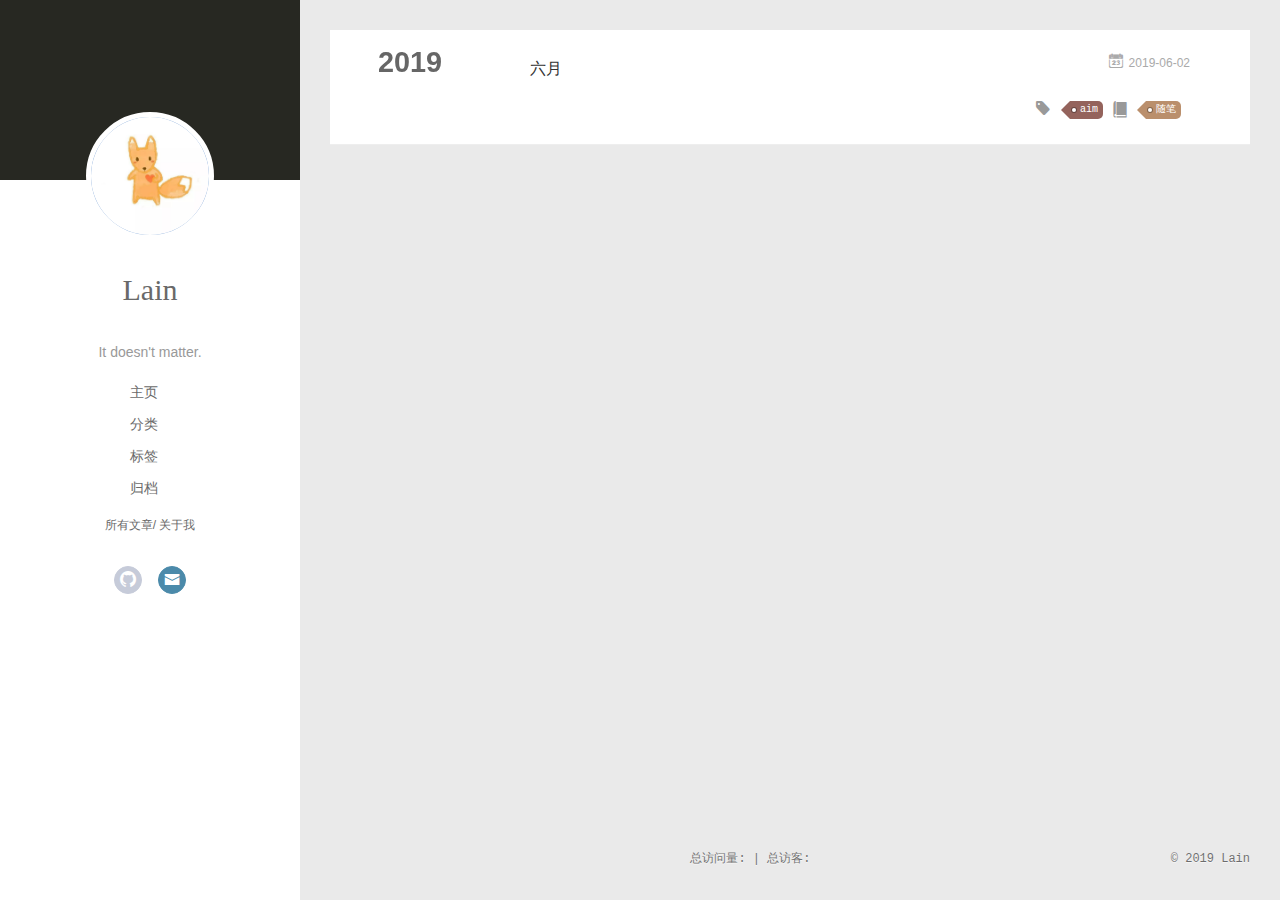
<file: tags/aim/index.html>
<!DOCTYPE html>
<html>
<head><meta name="generator" content="Hexo 3.8.0">
  <meta charset="utf-8">
  
  <meta name="renderer" content="webkit">
  <meta http-equiv="X-UA-Compatible" content="IE=edge">
  <link rel="dns-prefetch" href="https://zhengsaishuo.github.io">
  <title>Tag: aim | Lain&#39;s Blog</title>
  <meta name="viewport" content="width=device-width, initial-scale=1, maximum-scale=1">
  <meta name="description" content="云在青天水在瓶，自然自在保有永久的清明。">
<meta property="og:type" content="website">
<meta property="og:title" content="Lain&#39;s Blog">
<meta property="og:url" content="https://zhengsaishuo.github.io/tags/aim/index.html">
<meta property="og:site_name" content="Lain&#39;s Blog">
<meta property="og:description" content="云在青天水在瓶，自然自在保有永久的清明。">
<meta property="og:locale" content="zh-CN">
<meta name="twitter:card" content="summary">
<meta name="twitter:title" content="Lain&#39;s Blog">
<meta name="twitter:description" content="云在青天水在瓶，自然自在保有永久的清明。">
  
  
    <link rel="icon" href="/img/favicon.png">
  
  <link rel="stylesheet" type="text/css" href="/./main.0cf68a.css">
  <style type="text/css">
  
    #container.show {
      background: linear-gradient(200deg,#a0cfe4,#e8c37e);
    }
  </style>
  

  

</head>
</html>
<body>
  <div id="container" q-class="show:isCtnShow">
    <canvas id="anm-canvas" class="anm-canvas"></canvas>
    <div class="left-col" q-class="show:isShow">
      
<div class="overlay" style="background: #272822"></div>
<div class="intrude-less">
	<header id="header" class="inner">
		<a href="https://zhengsaishuo.github.io" class="profilepic">
			<img src="/img/avatar.jpg" class="js-avatar">
		</a>
		<hgroup>
		  <h1 class="header-author"><a href="https://zhengsaishuo.github.io">Lain</a></h1>
		</hgroup>
		
		<p class="header-subtitle">It doesn&#39;t matter.</p>
		

		<nav class="header-menu">
			<ul>
			
				<li><a href="/">主页</a></li>
	        
				<li><a href="/categories">分类</a></li>
	        
				<li><a href="/tags">标签</a></li>
	        
				<li><a href="/archives">归档</a></li>
	        
			</ul>
		</nav>
		<nav class="header-smart-menu">
    		
    			
    			<a q-on="click: openSlider(e, 'innerArchive')" href="javascript:void(0)">所有文章</a>
    			
            
    			
    			<a q-on="click: openSlider(e, 'aboutme')" href="javascript:void(0)">关于我</a>
    			
            
		</nav>
		<nav class="header-nav">
			<div class="social">
				
					<a class="github" target="_blank" href="https://github.com/zhengsaishuo" title="github"><i class="icon-github"></i></a>
		        
					<a class="mail" target="_blank" href="mailto:591039822@qq.com" title="mail"><i class="icon-mail"></i></a>
		        
			</div>
		</nav>
	</header>		
</div>

    </div>
    <div class="mid-col" q-class="show:isShow,hide:isShow|isFalse">
      
<nav id="mobile-nav">
  	<div class="overlay js-overlay" style="background: #272822"></div>
	<div class="btnctn js-mobile-btnctn">
  		<div class="slider-trigger list" q-on="click: openSlider(e)"><i class="icon icon-sort"></i></div>
	</div>
	<div class="intrude-less">
		<header id="header" class="inner">
			<div class="profilepic">
				<img src="/img/avatar.jpg" class="js-avatar">
			</div>
			<hgroup>
			  <h1 class="header-author js-header-author">Lain</h1>
			</hgroup>
			
			<p class="header-subtitle"><i class="icon icon-quo-left"></i>It doesn&#39;t matter.<i class="icon icon-quo-right"></i></p>
			
			
			
				
			
				
			
				
			
				
			
			
			
			<nav class="header-nav">
				<div class="social">
					
						<a class="github" target="_blank" href="https://github.com/zhengsaishuo" title="github"><i class="icon-github"></i></a>
			        
						<a class="mail" target="_blank" href="mailto:591039822@qq.com" title="mail"><i class="icon-mail"></i></a>
			        
				</div>
			</nav>

			<nav class="header-menu js-header-menu">
				<ul style="width: 70%">
				
				
					<li style="width: 25%"><a href="/">主页</a></li>
		        
					<li style="width: 25%"><a href="/categories">分类</a></li>
		        
					<li style="width: 25%"><a href="/tags">标签</a></li>
		        
					<li style="width: 25%"><a href="/archives">归档</a></li>
		        
				</ul>
			</nav>
		</header>				
	</div>
	<div class="mobile-mask" style="display:none" q-show="isShow"></div>
</nav>

      <div id="wrapper" class="body-wrap">
        <div class="menu-l">
          <div class="canvas-wrap">
            <canvas data-colors="#eaeaea" data-sectionHeight="100" data-contentId="js-content" id="myCanvas1" class="anm-canvas"></canvas>
          </div>
          <div id="js-content" class="content-ll">
            
  
  
    
    
      
      
      <section class="archives-wrap">
        <div class="archive-year-wrap">
          <a href="/archives/2019" class="archive-year">2019</a>
        </div>
        <div class="archives">
    
    <article class="archive-article archive-type-post">
  <div class="archive-article-inner">
    <header class="archive-article-header">
      	<div class="article-meta">
	      	<a href="/2019/06/02/new_start/" class="archive-article-date">
  	<time datetime="2019-06-02T01:42:58.104Z" itemprop="datePublished"><i class="icon-calendar icon"></i>2019-06-02</time>
</a>
        </div>
    	 
  
    <h1 itemprop="name">
      <a class="archive-article-title" href="/2019/06/02/new_start/">六月</a>
    </h1>
  

        <div class="article-info info-on-right">
          
	<div class="article-tag tagcloud">
		<i class="icon-price-tags icon"></i>
		<ul class="article-tag-list">
			 
        		<li class="article-tag-list-item">
        			<a href="javascript:void(0)" class="js-tag article-tag-list-link color4">aim</a>
        		</li>
      		
		</ul>
	</div>

          
	<div class="article-category tagcloud">
		<i class="icon-book icon"></i>
		<ul class="article-tag-list">
			 
        		<li class="article-tag-list-item">
        			<a href="/categories/随笔//" class="article-tag-list-link color3">随笔</a>
        		</li>
      		
		</ul>
	</div>


        </div>
        <div class="clearfix"></div>
    </header>
  </div>
</article>
  
  
    </div></section>
  

    


          </div>
        </div>
      </div>
      
<footer id="footer">
  <div class="outer">
    <div id="footer-info">
    	<div class="footer-right">
    		&copy; 2019 Lain
    	</div>
      	<!-- <div class="footer-right">
      		<a href="http://hexo.io/" target="_blank">Hexo</a>  Theme <a href="https://github.com/litten/hexo-theme-yilia" target="_blank">Yilia</a> by Litten
				</div> -->
				<div calss="count-span">
					<span id="busuanzi_container_site_pv">
					总访问量: <span id="busuanzi_value_site_pv"></span>|
					</span>
					<span id="busuanzi_container_site_uv">
					总访客: <span id="busuanzi_value_site_uv"></span>
					</span>
			</div>
			<!-- 根据个人喜好在相应位置添加以上代码 -->
			
			<script async src="//busuanzi.ibruce.info/busuanzi/2.3/busuanzi.pure.mini.js"></script>
    </div>
  </div>
</footer>
<!--页面点击小红心-->
<script type="text/javascript" src="/love.js"></script>
    </div>
    <script>
	var yiliaConfig = {
		mathjax: true,
		isHome: false,
		isPost: false,
		isArchive: false,
		isTag: true,
		isCategory: false,
		open_in_new: false,
		toc_hide_index: true,
		root: "/",
		innerArchive: true,
		showTags: true
	}
</script>

<script>!function(t){function n(e){if(r[e])return r[e].exports;var i=r[e]={exports:{},id:e,loaded:!1};return t[e].call(i.exports,i,i.exports,n),i.loaded=!0,i.exports}var r={};n.m=t,n.c=r,n.p="./",n(0)}([function(t,n,r){r(195),t.exports=r(191)},function(t,n,r){var e=r(3),i=r(52),o=r(27),u=r(28),c=r(53),f="prototype",a=function(t,n,r){var s,l,h,v,p=t&a.F,d=t&a.G,y=t&a.S,g=t&a.P,b=t&a.B,m=d?e:y?e[n]||(e[n]={}):(e[n]||{})[f],x=d?i:i[n]||(i[n]={}),w=x[f]||(x[f]={});d&&(r=n);for(s in r)l=!p&&m&&void 0!==m[s],h=(l?m:r)[s],v=b&&l?c(h,e):g&&"function"==typeof h?c(Function.call,h):h,m&&u(m,s,h,t&a.U),x[s]!=h&&o(x,s,v),g&&w[s]!=h&&(w[s]=h)};e.core=i,a.F=1,a.G=2,a.S=4,a.P=8,a.B=16,a.W=32,a.U=64,a.R=128,t.exports=a},function(t,n,r){var e=r(6);t.exports=function(t){if(!e(t))throw TypeError(t+" is not an object!");return t}},function(t,n){var r=t.exports="undefined"!=typeof window&&window.Math==Math?window:"undefined"!=typeof self&&self.Math==Math?self:Function("return this")();"number"==typeof __g&&(__g=r)},function(t,n){t.exports=function(t){try{return!!t()}catch(t){return!0}}},function(t,n){var r=t.exports="undefined"!=typeof window&&window.Math==Math?window:"undefined"!=typeof self&&self.Math==Math?self:Function("return this")();"number"==typeof __g&&(__g=r)},function(t,n){t.exports=function(t){return"object"==typeof t?null!==t:"function"==typeof t}},function(t,n,r){var e=r(126)("wks"),i=r(76),o=r(3).Symbol,u="function"==typeof o;(t.exports=function(t){return e[t]||(e[t]=u&&o[t]||(u?o:i)("Symbol."+t))}).store=e},function(t,n){var r={}.hasOwnProperty;t.exports=function(t,n){return r.call(t,n)}},function(t,n,r){var e=r(94),i=r(33);t.exports=function(t){return e(i(t))}},function(t,n,r){t.exports=!r(4)(function(){return 7!=Object.defineProperty({},"a",{get:function(){return 7}}).a})},function(t,n,r){var e=r(2),i=r(167),o=r(50),u=Object.defineProperty;n.f=r(10)?Object.defineProperty:function(t,n,r){if(e(t),n=o(n,!0),e(r),i)try{return u(t,n,r)}catch(t){}if("get"in r||"set"in r)throw TypeError("Accessors not supported!");return"value"in r&&(t[n]=r.value),t}},function(t,n,r){t.exports=!r(18)(function(){return 7!=Object.defineProperty({},"a",{get:function(){return 7}}).a})},function(t,n,r){var e=r(14),i=r(22);t.exports=r(12)?function(t,n,r){return e.f(t,n,i(1,r))}:function(t,n,r){return t[n]=r,t}},function(t,n,r){var e=r(20),i=r(58),o=r(42),u=Object.defineProperty;n.f=r(12)?Object.defineProperty:function(t,n,r){if(e(t),n=o(n,!0),e(r),i)try{return u(t,n,r)}catch(t){}if("get"in r||"set"in r)throw TypeError("Accessors not supported!");return"value"in r&&(t[n]=r.value),t}},function(t,n,r){var e=r(40)("wks"),i=r(23),o=r(5).Symbol,u="function"==typeof o;(t.exports=function(t){return e[t]||(e[t]=u&&o[t]||(u?o:i)("Symbol."+t))}).store=e},function(t,n,r){var e=r(67),i=Math.min;t.exports=function(t){return t>0?i(e(t),9007199254740991):0}},function(t,n,r){var e=r(46);t.exports=function(t){return Object(e(t))}},function(t,n){t.exports=function(t){try{return!!t()}catch(t){return!0}}},function(t,n,r){var e=r(63),i=r(34);t.exports=Object.keys||function(t){return e(t,i)}},function(t,n,r){var e=r(21);t.exports=function(t){if(!e(t))throw TypeError(t+" is not an object!");return t}},function(t,n){t.exports=function(t){return"object"==typeof t?null!==t:"function"==typeof t}},function(t,n){t.exports=function(t,n){return{enumerable:!(1&t),configurable:!(2&t),writable:!(4&t),value:n}}},function(t,n){var r=0,e=Math.random();t.exports=function(t){return"Symbol(".concat(void 0===t?"":t,")_",(++r+e).toString(36))}},function(t,n){var r={}.hasOwnProperty;t.exports=function(t,n){return r.call(t,n)}},function(t,n){var r=t.exports={version:"2.4.0"};"number"==typeof __e&&(__e=r)},function(t,n){t.exports=function(t){if("function"!=typeof t)throw TypeError(t+" is not a function!");return t}},function(t,n,r){var e=r(11),i=r(66);t.exports=r(10)?function(t,n,r){return e.f(t,n,i(1,r))}:function(t,n,r){return t[n]=r,t}},function(t,n,r){var e=r(3),i=r(27),o=r(24),u=r(76)("src"),c="toString",f=Function[c],a=(""+f).split(c);r(52).inspectSource=function(t){return f.call(t)},(t.exports=function(t,n,r,c){var f="function"==typeof r;f&&(o(r,"name")||i(r,"name",n)),t[n]!==r&&(f&&(o(r,u)||i(r,u,t[n]?""+t[n]:a.join(String(n)))),t===e?t[n]=r:c?t[n]?t[n]=r:i(t,n,r):(delete t[n],i(t,n,r)))})(Function.prototype,c,function(){return"function"==typeof this&&this[u]||f.call(this)})},function(t,n,r){var e=r(1),i=r(4),o=r(46),u=function(t,n,r,e){var i=String(o(t)),u="<"+n;return""!==r&&(u+=" "+r+'="'+String(e).replace(/"/g,"&quot;")+'"'),u+">"+i+"</"+n+">"};t.exports=function(t,n){var r={};r[t]=n(u),e(e.P+e.F*i(function(){var n=""[t]('"');return n!==n.toLowerCase()||n.split('"').length>3}),"String",r)}},function(t,n,r){var e=r(115),i=r(46);t.exports=function(t){return e(i(t))}},function(t,n,r){var e=r(116),i=r(66),o=r(30),u=r(50),c=r(24),f=r(167),a=Object.getOwnPropertyDescriptor;n.f=r(10)?a:function(t,n){if(t=o(t),n=u(n,!0),f)try{return a(t,n)}catch(t){}if(c(t,n))return i(!e.f.call(t,n),t[n])}},function(t,n,r){var e=r(24),i=r(17),o=r(145)("IE_PROTO"),u=Object.prototype;t.exports=Object.getPrototypeOf||function(t){return t=i(t),e(t,o)?t[o]:"function"==typeof t.constructor&&t instanceof t.constructor?t.constructor.prototype:t instanceof Object?u:null}},function(t,n){t.exports=function(t){if(void 0==t)throw TypeError("Can't call method on  "+t);return t}},function(t,n){t.exports="constructor,hasOwnProperty,isPrototypeOf,propertyIsEnumerable,toLocaleString,toString,valueOf".split(",")},function(t,n){t.exports={}},function(t,n){t.exports=!0},function(t,n){n.f={}.propertyIsEnumerable},function(t,n,r){var e=r(14).f,i=r(8),o=r(15)("toStringTag");t.exports=function(t,n,r){t&&!i(t=r?t:t.prototype,o)&&e(t,o,{configurable:!0,value:n})}},function(t,n,r){var e=r(40)("keys"),i=r(23);t.exports=function(t){return e[t]||(e[t]=i(t))}},function(t,n,r){var e=r(5),i="__core-js_shared__",o=e[i]||(e[i]={});t.exports=function(t){return o[t]||(o[t]={})}},function(t,n){var r=Math.ceil,e=Math.floor;t.exports=function(t){return isNaN(t=+t)?0:(t>0?e:r)(t)}},function(t,n,r){var e=r(21);t.exports=function(t,n){if(!e(t))return t;var r,i;if(n&&"function"==typeof(r=t.toString)&&!e(i=r.call(t)))return i;if("function"==typeof(r=t.valueOf)&&!e(i=r.call(t)))return i;if(!n&&"function"==typeof(r=t.toString)&&!e(i=r.call(t)))return i;throw TypeError("Can't convert object to primitive value")}},function(t,n,r){var e=r(5),i=r(25),o=r(36),u=r(44),c=r(14).f;t.exports=function(t){var n=i.Symbol||(i.Symbol=o?{}:e.Symbol||{});"_"==t.charAt(0)||t in n||c(n,t,{value:u.f(t)})}},function(t,n,r){n.f=r(15)},function(t,n){var r={}.toString;t.exports=function(t){return r.call(t).slice(8,-1)}},function(t,n){t.exports=function(t){if(void 0==t)throw TypeError("Can't call method on  "+t);return t}},function(t,n,r){var e=r(4);t.exports=function(t,n){return!!t&&e(function(){n?t.call(null,function(){},1):t.call(null)})}},function(t,n,r){var e=r(53),i=r(115),o=r(17),u=r(16),c=r(203);t.exports=function(t,n){var r=1==t,f=2==t,a=3==t,s=4==t,l=6==t,h=5==t||l,v=n||c;return function(n,c,p){for(var d,y,g=o(n),b=i(g),m=e(c,p,3),x=u(b.length),w=0,S=r?v(n,x):f?v(n,0):void 0;x>w;w++)if((h||w in b)&&(d=b[w],y=m(d,w,g),t))if(r)S[w]=y;else if(y)switch(t){case 3:return!0;case 5:return d;case 6:return w;case 2:S.push(d)}else if(s)return!1;return l?-1:a||s?s:S}}},function(t,n,r){var e=r(1),i=r(52),o=r(4);t.exports=function(t,n){var r=(i.Object||{})[t]||Object[t],u={};u[t]=n(r),e(e.S+e.F*o(function(){r(1)}),"Object",u)}},function(t,n,r){var e=r(6);t.exports=function(t,n){if(!e(t))return t;var r,i;if(n&&"function"==typeof(r=t.toString)&&!e(i=r.call(t)))return i;if("function"==typeof(r=t.valueOf)&&!e(i=r.call(t)))return i;if(!n&&"function"==typeof(r=t.toString)&&!e(i=r.call(t)))return i;throw TypeError("Can't convert object to primitive value")}},function(t,n,r){var e=r(5),i=r(25),o=r(91),u=r(13),c="prototype",f=function(t,n,r){var a,s,l,h=t&f.F,v=t&f.G,p=t&f.S,d=t&f.P,y=t&f.B,g=t&f.W,b=v?i:i[n]||(i[n]={}),m=b[c],x=v?e:p?e[n]:(e[n]||{})[c];v&&(r=n);for(a in r)(s=!h&&x&&void 0!==x[a])&&a in b||(l=s?x[a]:r[a],b[a]=v&&"function"!=typeof x[a]?r[a]:y&&s?o(l,e):g&&x[a]==l?function(t){var n=function(n,r,e){if(this instanceof t){switch(arguments.length){case 0:return new t;case 1:return new t(n);case 2:return new t(n,r)}return new t(n,r,e)}return t.apply(this,arguments)};return n[c]=t[c],n}(l):d&&"function"==typeof l?o(Function.call,l):l,d&&((b.virtual||(b.virtual={}))[a]=l,t&f.R&&m&&!m[a]&&u(m,a,l)))};f.F=1,f.G=2,f.S=4,f.P=8,f.B=16,f.W=32,f.U=64,f.R=128,t.exports=f},function(t,n){var r=t.exports={version:"2.4.0"};"number"==typeof __e&&(__e=r)},function(t,n,r){var e=r(26);t.exports=function(t,n,r){if(e(t),void 0===n)return t;switch(r){case 1:return function(r){return t.call(n,r)};case 2:return function(r,e){return t.call(n,r,e)};case 3:return function(r,e,i){return t.call(n,r,e,i)}}return function(){return t.apply(n,arguments)}}},function(t,n,r){var e=r(183),i=r(1),o=r(126)("metadata"),u=o.store||(o.store=new(r(186))),c=function(t,n,r){var i=u.get(t);if(!i){if(!r)return;u.set(t,i=new e)}var o=i.get(n);if(!o){if(!r)return;i.set(n,o=new e)}return o},f=function(t,n,r){var e=c(n,r,!1);return void 0!==e&&e.has(t)},a=function(t,n,r){var e=c(n,r,!1);return void 0===e?void 0:e.get(t)},s=function(t,n,r,e){c(r,e,!0).set(t,n)},l=function(t,n){var r=c(t,n,!1),e=[];return r&&r.forEach(function(t,n){e.push(n)}),e},h=function(t){return void 0===t||"symbol"==typeof t?t:String(t)},v=function(t){i(i.S,"Reflect",t)};t.exports={store:u,map:c,has:f,get:a,set:s,keys:l,key:h,exp:v}},function(t,n,r){"use strict";if(r(10)){var e=r(69),i=r(3),o=r(4),u=r(1),c=r(127),f=r(152),a=r(53),s=r(68),l=r(66),h=r(27),v=r(73),p=r(67),d=r(16),y=r(75),g=r(50),b=r(24),m=r(180),x=r(114),w=r(6),S=r(17),_=r(137),O=r(70),E=r(32),P=r(71).f,j=r(154),F=r(76),M=r(7),A=r(48),N=r(117),T=r(146),I=r(155),k=r(80),L=r(123),R=r(74),C=r(130),D=r(160),U=r(11),W=r(31),G=U.f,B=W.f,V=i.RangeError,z=i.TypeError,q=i.Uint8Array,K="ArrayBuffer",J="Shared"+K,Y="BYTES_PER_ELEMENT",H="prototype",$=Array[H],X=f.ArrayBuffer,Q=f.DataView,Z=A(0),tt=A(2),nt=A(3),rt=A(4),et=A(5),it=A(6),ot=N(!0),ut=N(!1),ct=I.values,ft=I.keys,at=I.entries,st=$.lastIndexOf,lt=$.reduce,ht=$.reduceRight,vt=$.join,pt=$.sort,dt=$.slice,yt=$.toString,gt=$.toLocaleString,bt=M("iterator"),mt=M("toStringTag"),xt=F("typed_constructor"),wt=F("def_constructor"),St=c.CONSTR,_t=c.TYPED,Ot=c.VIEW,Et="Wrong length!",Pt=A(1,function(t,n){return Tt(T(t,t[wt]),n)}),jt=o(function(){return 1===new q(new Uint16Array([1]).buffer)[0]}),Ft=!!q&&!!q[H].set&&o(function(){new q(1).set({})}),Mt=function(t,n){if(void 0===t)throw z(Et);var r=+t,e=d(t);if(n&&!m(r,e))throw V(Et);return e},At=function(t,n){var r=p(t);if(r<0||r%n)throw V("Wrong offset!");return r},Nt=function(t){if(w(t)&&_t in t)return t;throw z(t+" is not a typed array!")},Tt=function(t,n){if(!(w(t)&&xt in t))throw z("It is not a typed array constructor!");return new t(n)},It=function(t,n){return kt(T(t,t[wt]),n)},kt=function(t,n){for(var r=0,e=n.length,i=Tt(t,e);e>r;)i[r]=n[r++];return i},Lt=function(t,n,r){G(t,n,{get:function(){return this._d[r]}})},Rt=function(t){var n,r,e,i,o,u,c=S(t),f=arguments.length,s=f>1?arguments[1]:void 0,l=void 0!==s,h=j(c);if(void 0!=h&&!_(h)){for(u=h.call(c),e=[],n=0;!(o=u.next()).done;n++)e.push(o.value);c=e}for(l&&f>2&&(s=a(s,arguments[2],2)),n=0,r=d(c.length),i=Tt(this,r);r>n;n++)i[n]=l?s(c[n],n):c[n];return i},Ct=function(){for(var t=0,n=arguments.length,r=Tt(this,n);n>t;)r[t]=arguments[t++];return r},Dt=!!q&&o(function(){gt.call(new q(1))}),Ut=function(){return gt.apply(Dt?dt.call(Nt(this)):Nt(this),arguments)},Wt={copyWithin:function(t,n){return D.call(Nt(this),t,n,arguments.length>2?arguments[2]:void 0)},every:function(t){return rt(Nt(this),t,arguments.length>1?arguments[1]:void 0)},fill:function(t){return C.apply(Nt(this),arguments)},filter:function(t){return It(this,tt(Nt(this),t,arguments.length>1?arguments[1]:void 0))},find:function(t){return et(Nt(this),t,arguments.length>1?arguments[1]:void 0)},findIndex:function(t){return it(Nt(this),t,arguments.length>1?arguments[1]:void 0)},forEach:function(t){Z(Nt(this),t,arguments.length>1?arguments[1]:void 0)},indexOf:function(t){return ut(Nt(this),t,arguments.length>1?arguments[1]:void 0)},includes:function(t){return ot(Nt(this),t,arguments.length>1?arguments[1]:void 0)},join:function(t){return vt.apply(Nt(this),arguments)},lastIndexOf:function(t){return st.apply(Nt(this),arguments)},map:function(t){return Pt(Nt(this),t,arguments.length>1?arguments[1]:void 0)},reduce:function(t){return lt.apply(Nt(this),arguments)},reduceRight:function(t){return ht.apply(Nt(this),arguments)},reverse:function(){for(var t,n=this,r=Nt(n).length,e=Math.floor(r/2),i=0;i<e;)t=n[i],n[i++]=n[--r],n[r]=t;return n},some:function(t){return nt(Nt(this),t,arguments.length>1?arguments[1]:void 0)},sort:function(t){return pt.call(Nt(this),t)},subarray:function(t,n){var r=Nt(this),e=r.length,i=y(t,e);return new(T(r,r[wt]))(r.buffer,r.byteOffset+i*r.BYTES_PER_ELEMENT,d((void 0===n?e:y(n,e))-i))}},Gt=function(t,n){return It(this,dt.call(Nt(this),t,n))},Bt=function(t){Nt(this);var n=At(arguments[1],1),r=this.length,e=S(t),i=d(e.length),o=0;if(i+n>r)throw V(Et);for(;o<i;)this[n+o]=e[o++]},Vt={entries:function(){return at.call(Nt(this))},keys:function(){return ft.call(Nt(this))},values:function(){return ct.call(Nt(this))}},zt=function(t,n){return w(t)&&t[_t]&&"symbol"!=typeof n&&n in t&&String(+n)==String(n)},qt=function(t,n){return zt(t,n=g(n,!0))?l(2,t[n]):B(t,n)},Kt=function(t,n,r){return!(zt(t,n=g(n,!0))&&w(r)&&b(r,"value"))||b(r,"get")||b(r,"set")||r.configurable||b(r,"writable")&&!r.writable||b(r,"enumerable")&&!r.enumerable?G(t,n,r):(t[n]=r.value,t)};St||(W.f=qt,U.f=Kt),u(u.S+u.F*!St,"Object",{getOwnPropertyDescriptor:qt,defineProperty:Kt}),o(function(){yt.call({})})&&(yt=gt=function(){return vt.call(this)});var Jt=v({},Wt);v(Jt,Vt),h(Jt,bt,Vt.values),v(Jt,{slice:Gt,set:Bt,constructor:function(){},toString:yt,toLocaleString:Ut}),Lt(Jt,"buffer","b"),Lt(Jt,"byteOffset","o"),Lt(Jt,"byteLength","l"),Lt(Jt,"length","e"),G(Jt,mt,{get:function(){return this[_t]}}),t.exports=function(t,n,r,f){f=!!f;var a=t+(f?"Clamped":"")+"Array",l="Uint8Array"!=a,v="get"+t,p="set"+t,y=i[a],g=y||{},b=y&&E(y),m=!y||!c.ABV,S={},_=y&&y[H],j=function(t,r){var e=t._d;return e.v[v](r*n+e.o,jt)},F=function(t,r,e){var i=t._d;f&&(e=(e=Math.round(e))<0?0:e>255?255:255&e),i.v[p](r*n+i.o,e,jt)},M=function(t,n){G(t,n,{get:function(){return j(this,n)},set:function(t){return F(this,n,t)},enumerable:!0})};m?(y=r(function(t,r,e,i){s(t,y,a,"_d");var o,u,c,f,l=0,v=0;if(w(r)){if(!(r instanceof X||(f=x(r))==K||f==J))return _t in r?kt(y,r):Rt.call(y,r);o=r,v=At(e,n);var p=r.byteLength;if(void 0===i){if(p%n)throw V(Et);if((u=p-v)<0)throw V(Et)}else if((u=d(i)*n)+v>p)throw V(Et);c=u/n}else c=Mt(r,!0),u=c*n,o=new X(u);for(h(t,"_d",{b:o,o:v,l:u,e:c,v:new Q(o)});l<c;)M(t,l++)}),_=y[H]=O(Jt),h(_,"constructor",y)):L(function(t){new y(null),new y(t)},!0)||(y=r(function(t,r,e,i){s(t,y,a);var o;return w(r)?r instanceof X||(o=x(r))==K||o==J?void 0!==i?new g(r,At(e,n),i):void 0!==e?new g(r,At(e,n)):new g(r):_t in r?kt(y,r):Rt.call(y,r):new g(Mt(r,l))}),Z(b!==Function.prototype?P(g).concat(P(b)):P(g),function(t){t in y||h(y,t,g[t])}),y[H]=_,e||(_.constructor=y));var A=_[bt],N=!!A&&("values"==A.name||void 0==A.name),T=Vt.values;h(y,xt,!0),h(_,_t,a),h(_,Ot,!0),h(_,wt,y),(f?new y(1)[mt]==a:mt in _)||G(_,mt,{get:function(){return a}}),S[a]=y,u(u.G+u.W+u.F*(y!=g),S),u(u.S,a,{BYTES_PER_ELEMENT:n,from:Rt,of:Ct}),Y in _||h(_,Y,n),u(u.P,a,Wt),R(a),u(u.P+u.F*Ft,a,{set:Bt}),u(u.P+u.F*!N,a,Vt),u(u.P+u.F*(_.toString!=yt),a,{toString:yt}),u(u.P+u.F*o(function(){new y(1).slice()}),a,{slice:Gt}),u(u.P+u.F*(o(function(){return[1,2].toLocaleString()!=new y([1,2]).toLocaleString()})||!o(function(){_.toLocaleString.call([1,2])})),a,{toLocaleString:Ut}),k[a]=N?A:T,e||N||h(_,bt,T)}}else t.exports=function(){}},function(t,n){var r={}.toString;t.exports=function(t){return r.call(t).slice(8,-1)}},function(t,n,r){var e=r(21),i=r(5).document,o=e(i)&&e(i.createElement);t.exports=function(t){return o?i.createElement(t):{}}},function(t,n,r){t.exports=!r(12)&&!r(18)(function(){return 7!=Object.defineProperty(r(57)("div"),"a",{get:function(){return 7}}).a})},function(t,n,r){"use strict";var e=r(36),i=r(51),o=r(64),u=r(13),c=r(8),f=r(35),a=r(96),s=r(38),l=r(103),h=r(15)("iterator"),v=!([].keys&&"next"in[].keys()),p="keys",d="values",y=function(){return this};t.exports=function(t,n,r,g,b,m,x){a(r,n,g);var w,S,_,O=function(t){if(!v&&t in F)return F[t];switch(t){case p:case d:return function(){return new r(this,t)}}return function(){return new r(this,t)}},E=n+" Iterator",P=b==d,j=!1,F=t.prototype,M=F[h]||F["@@iterator"]||b&&F[b],A=M||O(b),N=b?P?O("entries"):A:void 0,T="Array"==n?F.entries||M:M;if(T&&(_=l(T.call(new t)))!==Object.prototype&&(s(_,E,!0),e||c(_,h)||u(_,h,y)),P&&M&&M.name!==d&&(j=!0,A=function(){return M.call(this)}),e&&!x||!v&&!j&&F[h]||u(F,h,A),f[n]=A,f[E]=y,b)if(w={values:P?A:O(d),keys:m?A:O(p),entries:N},x)for(S in w)S in F||o(F,S,w[S]);else i(i.P+i.F*(v||j),n,w);return w}},function(t,n,r){var e=r(20),i=r(100),o=r(34),u=r(39)("IE_PROTO"),c=function(){},f="prototype",a=function(){var t,n=r(57)("iframe"),e=o.length;for(n.style.display="none",r(93).appendChild(n),n.src="javascript:",t=n.contentWindow.document,t.open(),t.write("<script>document.F=Object<\/script>"),t.close(),a=t.F;e--;)delete a[f][o[e]];return a()};t.exports=Object.create||function(t,n){var r;return null!==t?(c[f]=e(t),r=new c,c[f]=null,r[u]=t):r=a(),void 0===n?r:i(r,n)}},function(t,n,r){var e=r(63),i=r(34).concat("length","prototype");n.f=Object.getOwnPropertyNames||function(t){return e(t,i)}},function(t,n){n.f=Object.getOwnPropertySymbols},function(t,n,r){var e=r(8),i=r(9),o=r(90)(!1),u=r(39)("IE_PROTO");t.exports=function(t,n){var r,c=i(t),f=0,a=[];for(r in c)r!=u&&e(c,r)&&a.push(r);for(;n.length>f;)e(c,r=n[f++])&&(~o(a,r)||a.push(r));return a}},function(t,n,r){t.exports=r(13)},function(t,n,r){var e=r(76)("meta"),i=r(6),o=r(24),u=r(11).f,c=0,f=Object.isExtensible||function(){return!0},a=!r(4)(function(){return f(Object.preventExtensions({}))}),s=function(t){u(t,e,{value:{i:"O"+ ++c,w:{}}})},l=function(t,n){if(!i(t))return"symbol"==typeof t?t:("string"==typeof t?"S":"P")+t;if(!o(t,e)){if(!f(t))return"F";if(!n)return"E";s(t)}return t[e].i},h=function(t,n){if(!o(t,e)){if(!f(t))return!0;if(!n)return!1;s(t)}return t[e].w},v=function(t){return a&&p.NEED&&f(t)&&!o(t,e)&&s(t),t},p=t.exports={KEY:e,NEED:!1,fastKey:l,getWeak:h,onFreeze:v}},function(t,n){t.exports=function(t,n){return{enumerable:!(1&t),configurable:!(2&t),writable:!(4&t),value:n}}},function(t,n){var r=Math.ceil,e=Math.floor;t.exports=function(t){return isNaN(t=+t)?0:(t>0?e:r)(t)}},function(t,n){t.exports=function(t,n,r,e){if(!(t instanceof n)||void 0!==e&&e in t)throw TypeError(r+": incorrect invocation!");return t}},function(t,n){t.exports=!1},function(t,n,r){var e=r(2),i=r(173),o=r(133),u=r(145)("IE_PROTO"),c=function(){},f="prototype",a=function(){var t,n=r(132)("iframe"),e=o.length;for(n.style.display="none",r(135).appendChild(n),n.src="javascript:",t=n.contentWindow.document,t.open(),t.write("<script>document.F=Object<\/script>"),t.close(),a=t.F;e--;)delete a[f][o[e]];return a()};t.exports=Object.create||function(t,n){var r;return null!==t?(c[f]=e(t),r=new c,c[f]=null,r[u]=t):r=a(),void 0===n?r:i(r,n)}},function(t,n,r){var e=r(175),i=r(133).concat("length","prototype");n.f=Object.getOwnPropertyNames||function(t){return e(t,i)}},function(t,n,r){var e=r(175),i=r(133);t.exports=Object.keys||function(t){return e(t,i)}},function(t,n,r){var e=r(28);t.exports=function(t,n,r){for(var i in n)e(t,i,n[i],r);return t}},function(t,n,r){"use strict";var e=r(3),i=r(11),o=r(10),u=r(7)("species");t.exports=function(t){var n=e[t];o&&n&&!n[u]&&i.f(n,u,{configurable:!0,get:function(){return this}})}},function(t,n,r){var e=r(67),i=Math.max,o=Math.min;t.exports=function(t,n){return t=e(t),t<0?i(t+n,0):o(t,n)}},function(t,n){var r=0,e=Math.random();t.exports=function(t){return"Symbol(".concat(void 0===t?"":t,")_",(++r+e).toString(36))}},function(t,n,r){var e=r(33);t.exports=function(t){return Object(e(t))}},function(t,n,r){var e=r(7)("unscopables"),i=Array.prototype;void 0==i[e]&&r(27)(i,e,{}),t.exports=function(t){i[e][t]=!0}},function(t,n,r){var e=r(53),i=r(169),o=r(137),u=r(2),c=r(16),f=r(154),a={},s={},n=t.exports=function(t,n,r,l,h){var v,p,d,y,g=h?function(){return t}:f(t),b=e(r,l,n?2:1),m=0;if("function"!=typeof g)throw TypeError(t+" is not iterable!");if(o(g)){for(v=c(t.length);v>m;m++)if((y=n?b(u(p=t[m])[0],p[1]):b(t[m]))===a||y===s)return y}else for(d=g.call(t);!(p=d.next()).done;)if((y=i(d,b,p.value,n))===a||y===s)return y};n.BREAK=a,n.RETURN=s},function(t,n){t.exports={}},function(t,n,r){var e=r(11).f,i=r(24),o=r(7)("toStringTag");t.exports=function(t,n,r){t&&!i(t=r?t:t.prototype,o)&&e(t,o,{configurable:!0,value:n})}},function(t,n,r){var e=r(1),i=r(46),o=r(4),u=r(150),c="["+u+"]",f="​",a=RegExp("^"+c+c+"*"),s=RegExp(c+c+"*$"),l=function(t,n,r){var i={},c=o(function(){return!!u[t]()||f[t]()!=f}),a=i[t]=c?n(h):u[t];r&&(i[r]=a),e(e.P+e.F*c,"String",i)},h=l.trim=function(t,n){return t=String(i(t)),1&n&&(t=t.replace(a,"")),2&n&&(t=t.replace(s,"")),t};t.exports=l},function(t,n,r){t.exports={default:r(86),__esModule:!0}},function(t,n,r){t.exports={default:r(87),__esModule:!0}},function(t,n,r){"use strict";function e(t){return t&&t.__esModule?t:{default:t}}n.__esModule=!0;var i=r(84),o=e(i),u=r(83),c=e(u),f="function"==typeof c.default&&"symbol"==typeof o.default?function(t){return typeof t}:function(t){return t&&"function"==typeof c.default&&t.constructor===c.default&&t!==c.default.prototype?"symbol":typeof t};n.default="function"==typeof c.default&&"symbol"===f(o.default)?function(t){return void 0===t?"undefined":f(t)}:function(t){return t&&"function"==typeof c.default&&t.constructor===c.default&&t!==c.default.prototype?"symbol":void 0===t?"undefined":f(t)}},function(t,n,r){r(110),r(108),r(111),r(112),t.exports=r(25).Symbol},function(t,n,r){r(109),r(113),t.exports=r(44).f("iterator")},function(t,n){t.exports=function(t){if("function"!=typeof t)throw TypeError(t+" is not a function!");return t}},function(t,n){t.exports=function(){}},function(t,n,r){var e=r(9),i=r(106),o=r(105);t.exports=function(t){return function(n,r,u){var c,f=e(n),a=i(f.length),s=o(u,a);if(t&&r!=r){for(;a>s;)if((c=f[s++])!=c)return!0}else for(;a>s;s++)if((t||s in f)&&f[s]===r)return t||s||0;return!t&&-1}}},function(t,n,r){var e=r(88);t.exports=function(t,n,r){if(e(t),void 0===n)return t;switch(r){case 1:return function(r){return t.call(n,r)};case 2:return function(r,e){return t.call(n,r,e)};case 3:return function(r,e,i){return t.call(n,r,e,i)}}return function(){return t.apply(n,arguments)}}},function(t,n,r){var e=r(19),i=r(62),o=r(37);t.exports=function(t){var n=e(t),r=i.f;if(r)for(var u,c=r(t),f=o.f,a=0;c.length>a;)f.call(t,u=c[a++])&&n.push(u);return n}},function(t,n,r){t.exports=r(5).document&&document.documentElement},function(t,n,r){var e=r(56);t.exports=Object("z").propertyIsEnumerable(0)?Object:function(t){return"String"==e(t)?t.split(""):Object(t)}},function(t,n,r){var e=r(56);t.exports=Array.isArray||function(t){return"Array"==e(t)}},function(t,n,r){"use strict";var e=r(60),i=r(22),o=r(38),u={};r(13)(u,r(15)("iterator"),function(){return this}),t.exports=function(t,n,r){t.prototype=e(u,{next:i(1,r)}),o(t,n+" Iterator")}},function(t,n){t.exports=function(t,n){return{value:n,done:!!t}}},function(t,n,r){var e=r(19),i=r(9);t.exports=function(t,n){for(var r,o=i(t),u=e(o),c=u.length,f=0;c>f;)if(o[r=u[f++]]===n)return r}},function(t,n,r){var e=r(23)("meta"),i=r(21),o=r(8),u=r(14).f,c=0,f=Object.isExtensible||function(){return!0},a=!r(18)(function(){return f(Object.preventExtensions({}))}),s=function(t){u(t,e,{value:{i:"O"+ ++c,w:{}}})},l=function(t,n){if(!i(t))return"symbol"==typeof t?t:("string"==typeof t?"S":"P")+t;if(!o(t,e)){if(!f(t))return"F";if(!n)return"E";s(t)}return t[e].i},h=function(t,n){if(!o(t,e)){if(!f(t))return!0;if(!n)return!1;s(t)}return t[e].w},v=function(t){return a&&p.NEED&&f(t)&&!o(t,e)&&s(t),t},p=t.exports={KEY:e,NEED:!1,fastKey:l,getWeak:h,onFreeze:v}},function(t,n,r){var e=r(14),i=r(20),o=r(19);t.exports=r(12)?Object.defineProperties:function(t,n){i(t);for(var r,u=o(n),c=u.length,f=0;c>f;)e.f(t,r=u[f++],n[r]);return t}},function(t,n,r){var e=r(37),i=r(22),o=r(9),u=r(42),c=r(8),f=r(58),a=Object.getOwnPropertyDescriptor;n.f=r(12)?a:function(t,n){if(t=o(t),n=u(n,!0),f)try{return a(t,n)}catch(t){}if(c(t,n))return i(!e.f.call(t,n),t[n])}},function(t,n,r){var e=r(9),i=r(61).f,o={}.toString,u="object"==typeof window&&window&&Object.getOwnPropertyNames?Object.getOwnPropertyNames(window):[],c=function(t){try{return i(t)}catch(t){return u.slice()}};t.exports.f=function(t){return u&&"[object Window]"==o.call(t)?c(t):i(e(t))}},function(t,n,r){var e=r(8),i=r(77),o=r(39)("IE_PROTO"),u=Object.prototype;t.exports=Object.getPrototypeOf||function(t){return t=i(t),e(t,o)?t[o]:"function"==typeof t.constructor&&t instanceof t.constructor?t.constructor.prototype:t instanceof Object?u:null}},function(t,n,r){var e=r(41),i=r(33);t.exports=function(t){return function(n,r){var o,u,c=String(i(n)),f=e(r),a=c.length;return f<0||f>=a?t?"":void 0:(o=c.charCodeAt(f),o<55296||o>56319||f+1===a||(u=c.charCodeAt(f+1))<56320||u>57343?t?c.charAt(f):o:t?c.slice(f,f+2):u-56320+(o-55296<<10)+65536)}}},function(t,n,r){var e=r(41),i=Math.max,o=Math.min;t.exports=function(t,n){return t=e(t),t<0?i(t+n,0):o(t,n)}},function(t,n,r){var e=r(41),i=Math.min;t.exports=function(t){return t>0?i(e(t),9007199254740991):0}},function(t,n,r){"use strict";var e=r(89),i=r(97),o=r(35),u=r(9);t.exports=r(59)(Array,"Array",function(t,n){this._t=u(t),this._i=0,this._k=n},function(){var t=this._t,n=this._k,r=this._i++;return!t||r>=t.length?(this._t=void 0,i(1)):"keys"==n?i(0,r):"values"==n?i(0,t[r]):i(0,[r,t[r]])},"values"),o.Arguments=o.Array,e("keys"),e("values"),e("entries")},function(t,n){},function(t,n,r){"use strict";var e=r(104)(!0);r(59)(String,"String",function(t){this._t=String(t),this._i=0},function(){var t,n=this._t,r=this._i;return r>=n.length?{value:void 0,done:!0}:(t=e(n,r),this._i+=t.length,{value:t,done:!1})})},function(t,n,r){"use strict";var e=r(5),i=r(8),o=r(12),u=r(51),c=r(64),f=r(99).KEY,a=r(18),s=r(40),l=r(38),h=r(23),v=r(15),p=r(44),d=r(43),y=r(98),g=r(92),b=r(95),m=r(20),x=r(9),w=r(42),S=r(22),_=r(60),O=r(102),E=r(101),P=r(14),j=r(19),F=E.f,M=P.f,A=O.f,N=e.Symbol,T=e.JSON,I=T&&T.stringify,k="prototype",L=v("_hidden"),R=v("toPrimitive"),C={}.propertyIsEnumerable,D=s("symbol-registry"),U=s("symbols"),W=s("op-symbols"),G=Object[k],B="function"==typeof N,V=e.QObject,z=!V||!V[k]||!V[k].findChild,q=o&&a(function(){return 7!=_(M({},"a",{get:function(){return M(this,"a",{value:7}).a}})).a})?function(t,n,r){var e=F(G,n);e&&delete G[n],M(t,n,r),e&&t!==G&&M(G,n,e)}:M,K=function(t){var n=U[t]=_(N[k]);return n._k=t,n},J=B&&"symbol"==typeof N.iterator?function(t){return"symbol"==typeof t}:function(t){return t instanceof N},Y=function(t,n,r){return t===G&&Y(W,n,r),m(t),n=w(n,!0),m(r),i(U,n)?(r.enumerable?(i(t,L)&&t[L][n]&&(t[L][n]=!1),r=_(r,{enumerable:S(0,!1)})):(i(t,L)||M(t,L,S(1,{})),t[L][n]=!0),q(t,n,r)):M(t,n,r)},H=function(t,n){m(t);for(var r,e=g(n=x(n)),i=0,o=e.length;o>i;)Y(t,r=e[i++],n[r]);return t},$=function(t,n){return void 0===n?_(t):H(_(t),n)},X=function(t){var n=C.call(this,t=w(t,!0));return!(this===G&&i(U,t)&&!i(W,t))&&(!(n||!i(this,t)||!i(U,t)||i(this,L)&&this[L][t])||n)},Q=function(t,n){if(t=x(t),n=w(n,!0),t!==G||!i(U,n)||i(W,n)){var r=F(t,n);return!r||!i(U,n)||i(t,L)&&t[L][n]||(r.enumerable=!0),r}},Z=function(t){for(var n,r=A(x(t)),e=[],o=0;r.length>o;)i(U,n=r[o++])||n==L||n==f||e.push(n);return e},tt=function(t){for(var n,r=t===G,e=A(r?W:x(t)),o=[],u=0;e.length>u;)!i(U,n=e[u++])||r&&!i(G,n)||o.push(U[n]);return o};B||(N=function(){if(this instanceof N)throw TypeError("Symbol is not a constructor!");var t=h(arguments.length>0?arguments[0]:void 0),n=function(r){this===G&&n.call(W,r),i(this,L)&&i(this[L],t)&&(this[L][t]=!1),q(this,t,S(1,r))};return o&&z&&q(G,t,{configurable:!0,set:n}),K(t)},c(N[k],"toString",function(){return this._k}),E.f=Q,P.f=Y,r(61).f=O.f=Z,r(37).f=X,r(62).f=tt,o&&!r(36)&&c(G,"propertyIsEnumerable",X,!0),p.f=function(t){return K(v(t))}),u(u.G+u.W+u.F*!B,{Symbol:N});for(var nt="hasInstance,isConcatSpreadable,iterator,match,replace,search,species,split,toPrimitive,toStringTag,unscopables".split(","),rt=0;nt.length>rt;)v(nt[rt++]);for(var nt=j(v.store),rt=0;nt.length>rt;)d(nt[rt++]);u(u.S+u.F*!B,"Symbol",{for:function(t){return i(D,t+="")?D[t]:D[t]=N(t)},keyFor:function(t){if(J(t))return y(D,t);throw TypeError(t+" is not a symbol!")},useSetter:function(){z=!0},useSimple:function(){z=!1}}),u(u.S+u.F*!B,"Object",{create:$,defineProperty:Y,defineProperties:H,getOwnPropertyDescriptor:Q,getOwnPropertyNames:Z,getOwnPropertySymbols:tt}),T&&u(u.S+u.F*(!B||a(function(){var t=N();return"[null]"!=I([t])||"{}"!=I({a:t})||"{}"!=I(Object(t))})),"JSON",{stringify:function(t){if(void 0!==t&&!J(t)){for(var n,r,e=[t],i=1;arguments.length>i;)e.push(arguments[i++]);return n=e[1],"function"==typeof n&&(r=n),!r&&b(n)||(n=function(t,n){if(r&&(n=r.call(this,t,n)),!J(n))return n}),e[1]=n,I.apply(T,e)}}}),N[k][R]||r(13)(N[k],R,N[k].valueOf),l(N,"Symbol"),l(Math,"Math",!0),l(e.JSON,"JSON",!0)},function(t,n,r){r(43)("asyncIterator")},function(t,n,r){r(43)("observable")},function(t,n,r){r(107);for(var e=r(5),i=r(13),o=r(35),u=r(15)("toStringTag"),c=["NodeList","DOMTokenList","MediaList","StyleSheetList","CSSRuleList"],f=0;f<5;f++){var a=c[f],s=e[a],l=s&&s.prototype;l&&!l[u]&&i(l,u,a),o[a]=o.Array}},function(t,n,r){var e=r(45),i=r(7)("toStringTag"),o="Arguments"==e(function(){return arguments}()),u=function(t,n){try{return t[n]}catch(t){}};t.exports=function(t){var n,r,c;return void 0===t?"Undefined":null===t?"Null":"string"==typeof(r=u(n=Object(t),i))?r:o?e(n):"Object"==(c=e(n))&&"function"==typeof n.callee?"Arguments":c}},function(t,n,r){var e=r(45);t.exports=Object("z").propertyIsEnumerable(0)?Object:function(t){return"String"==e(t)?t.split(""):Object(t)}},function(t,n){n.f={}.propertyIsEnumerable},function(t,n,r){var e=r(30),i=r(16),o=r(75);t.exports=function(t){return function(n,r,u){var c,f=e(n),a=i(f.length),s=o(u,a);if(t&&r!=r){for(;a>s;)if((c=f[s++])!=c)return!0}else for(;a>s;s++)if((t||s in f)&&f[s]===r)return t||s||0;return!t&&-1}}},function(t,n,r){"use strict";var e=r(3),i=r(1),o=r(28),u=r(73),c=r(65),f=r(79),a=r(68),s=r(6),l=r(4),h=r(123),v=r(81),p=r(136);t.exports=function(t,n,r,d,y,g){var b=e[t],m=b,x=y?"set":"add",w=m&&m.prototype,S={},_=function(t){var n=w[t];o(w,t,"delete"==t?function(t){return!(g&&!s(t))&&n.call(this,0===t?0:t)}:"has"==t?function(t){return!(g&&!s(t))&&n.call(this,0===t?0:t)}:"get"==t?function(t){return g&&!s(t)?void 0:n.call(this,0===t?0:t)}:"add"==t?function(t){return n.call(this,0===t?0:t),this}:function(t,r){return n.call(this,0===t?0:t,r),this})};if("function"==typeof m&&(g||w.forEach&&!l(function(){(new m).entries().next()}))){var O=new m,E=O[x](g?{}:-0,1)!=O,P=l(function(){O.has(1)}),j=h(function(t){new m(t)}),F=!g&&l(function(){for(var t=new m,n=5;n--;)t[x](n,n);return!t.has(-0)});j||(m=n(function(n,r){a(n,m,t);var e=p(new b,n,m);return void 0!=r&&f(r,y,e[x],e),e}),m.prototype=w,w.constructor=m),(P||F)&&(_("delete"),_("has"),y&&_("get")),(F||E)&&_(x),g&&w.clear&&delete w.clear}else m=d.getConstructor(n,t,y,x),u(m.prototype,r),c.NEED=!0;return v(m,t),S[t]=m,i(i.G+i.W+i.F*(m!=b),S),g||d.setStrong(m,t,y),m}},function(t,n,r){"use strict";var e=r(27),i=r(28),o=r(4),u=r(46),c=r(7);t.exports=function(t,n,r){var f=c(t),a=r(u,f,""[t]),s=a[0],l=a[1];o(function(){var n={};return n[f]=function(){return 7},7!=""[t](n)})&&(i(String.prototype,t,s),e(RegExp.prototype,f,2==n?function(t,n){return l.call(t,this,n)}:function(t){return l.call(t,this)}))}
},function(t,n,r){"use strict";var e=r(2);t.exports=function(){var t=e(this),n="";return t.global&&(n+="g"),t.ignoreCase&&(n+="i"),t.multiline&&(n+="m"),t.unicode&&(n+="u"),t.sticky&&(n+="y"),n}},function(t,n){t.exports=function(t,n,r){var e=void 0===r;switch(n.length){case 0:return e?t():t.call(r);case 1:return e?t(n[0]):t.call(r,n[0]);case 2:return e?t(n[0],n[1]):t.call(r,n[0],n[1]);case 3:return e?t(n[0],n[1],n[2]):t.call(r,n[0],n[1],n[2]);case 4:return e?t(n[0],n[1],n[2],n[3]):t.call(r,n[0],n[1],n[2],n[3])}return t.apply(r,n)}},function(t,n,r){var e=r(6),i=r(45),o=r(7)("match");t.exports=function(t){var n;return e(t)&&(void 0!==(n=t[o])?!!n:"RegExp"==i(t))}},function(t,n,r){var e=r(7)("iterator"),i=!1;try{var o=[7][e]();o.return=function(){i=!0},Array.from(o,function(){throw 2})}catch(t){}t.exports=function(t,n){if(!n&&!i)return!1;var r=!1;try{var o=[7],u=o[e]();u.next=function(){return{done:r=!0}},o[e]=function(){return u},t(o)}catch(t){}return r}},function(t,n,r){t.exports=r(69)||!r(4)(function(){var t=Math.random();__defineSetter__.call(null,t,function(){}),delete r(3)[t]})},function(t,n){n.f=Object.getOwnPropertySymbols},function(t,n,r){var e=r(3),i="__core-js_shared__",o=e[i]||(e[i]={});t.exports=function(t){return o[t]||(o[t]={})}},function(t,n,r){for(var e,i=r(3),o=r(27),u=r(76),c=u("typed_array"),f=u("view"),a=!(!i.ArrayBuffer||!i.DataView),s=a,l=0,h="Int8Array,Uint8Array,Uint8ClampedArray,Int16Array,Uint16Array,Int32Array,Uint32Array,Float32Array,Float64Array".split(",");l<9;)(e=i[h[l++]])?(o(e.prototype,c,!0),o(e.prototype,f,!0)):s=!1;t.exports={ABV:a,CONSTR:s,TYPED:c,VIEW:f}},function(t,n){"use strict";var r={versions:function(){var t=window.navigator.userAgent;return{trident:t.indexOf("Trident")>-1,presto:t.indexOf("Presto")>-1,webKit:t.indexOf("AppleWebKit")>-1,gecko:t.indexOf("Gecko")>-1&&-1==t.indexOf("KHTML"),mobile:!!t.match(/AppleWebKit.*Mobile.*/),ios:!!t.match(/\(i[^;]+;( U;)? CPU.+Mac OS X/),android:t.indexOf("Android")>-1||t.indexOf("Linux")>-1,iPhone:t.indexOf("iPhone")>-1||t.indexOf("Mac")>-1,iPad:t.indexOf("iPad")>-1,webApp:-1==t.indexOf("Safari"),weixin:-1==t.indexOf("MicroMessenger")}}()};t.exports=r},function(t,n,r){"use strict";var e=r(85),i=function(t){return t&&t.__esModule?t:{default:t}}(e),o=function(){function t(t,n,e){return n||e?String.fromCharCode(n||e):r[t]||t}function n(t){return e[t]}var r={"&quot;":'"',"&lt;":"<","&gt;":">","&amp;":"&","&nbsp;":" "},e={};for(var u in r)e[r[u]]=u;return r["&apos;"]="'",e["'"]="&#39;",{encode:function(t){return t?(""+t).replace(/['<> "&]/g,n).replace(/\r?\n/g,"<br/>").replace(/\s/g,"&nbsp;"):""},decode:function(n){return n?(""+n).replace(/<br\s*\/?>/gi,"\n").replace(/&quot;|&lt;|&gt;|&amp;|&nbsp;|&apos;|&#(\d+);|&#(\d+)/g,t).replace(/\u00a0/g," "):""},encodeBase16:function(t){if(!t)return t;t+="";for(var n=[],r=0,e=t.length;e>r;r++)n.push(t.charCodeAt(r).toString(16).toUpperCase());return n.join("")},encodeBase16forJSON:function(t){if(!t)return t;t=t.replace(/[\u4E00-\u9FBF]/gi,function(t){return escape(t).replace("%u","\\u")});for(var n=[],r=0,e=t.length;e>r;r++)n.push(t.charCodeAt(r).toString(16).toUpperCase());return n.join("")},decodeBase16:function(t){if(!t)return t;t+="";for(var n=[],r=0,e=t.length;e>r;r+=2)n.push(String.fromCharCode("0x"+t.slice(r,r+2)));return n.join("")},encodeObject:function(t){if(t instanceof Array)for(var n=0,r=t.length;r>n;n++)t[n]=o.encodeObject(t[n]);else if("object"==(void 0===t?"undefined":(0,i.default)(t)))for(var e in t)t[e]=o.encodeObject(t[e]);else if("string"==typeof t)return o.encode(t);return t},loadScript:function(t){var n=document.createElement("script");document.getElementsByTagName("body")[0].appendChild(n),n.setAttribute("src",t)},addLoadEvent:function(t){var n=window.onload;"function"!=typeof window.onload?window.onload=t:window.onload=function(){n(),t()}}}}();t.exports=o},function(t,n,r){"use strict";var e=r(17),i=r(75),o=r(16);t.exports=function(t){for(var n=e(this),r=o(n.length),u=arguments.length,c=i(u>1?arguments[1]:void 0,r),f=u>2?arguments[2]:void 0,a=void 0===f?r:i(f,r);a>c;)n[c++]=t;return n}},function(t,n,r){"use strict";var e=r(11),i=r(66);t.exports=function(t,n,r){n in t?e.f(t,n,i(0,r)):t[n]=r}},function(t,n,r){var e=r(6),i=r(3).document,o=e(i)&&e(i.createElement);t.exports=function(t){return o?i.createElement(t):{}}},function(t,n){t.exports="constructor,hasOwnProperty,isPrototypeOf,propertyIsEnumerable,toLocaleString,toString,valueOf".split(",")},function(t,n,r){var e=r(7)("match");t.exports=function(t){var n=/./;try{"/./"[t](n)}catch(r){try{return n[e]=!1,!"/./"[t](n)}catch(t){}}return!0}},function(t,n,r){t.exports=r(3).document&&document.documentElement},function(t,n,r){var e=r(6),i=r(144).set;t.exports=function(t,n,r){var o,u=n.constructor;return u!==r&&"function"==typeof u&&(o=u.prototype)!==r.prototype&&e(o)&&i&&i(t,o),t}},function(t,n,r){var e=r(80),i=r(7)("iterator"),o=Array.prototype;t.exports=function(t){return void 0!==t&&(e.Array===t||o[i]===t)}},function(t,n,r){var e=r(45);t.exports=Array.isArray||function(t){return"Array"==e(t)}},function(t,n,r){"use strict";var e=r(70),i=r(66),o=r(81),u={};r(27)(u,r(7)("iterator"),function(){return this}),t.exports=function(t,n,r){t.prototype=e(u,{next:i(1,r)}),o(t,n+" Iterator")}},function(t,n,r){"use strict";var e=r(69),i=r(1),o=r(28),u=r(27),c=r(24),f=r(80),a=r(139),s=r(81),l=r(32),h=r(7)("iterator"),v=!([].keys&&"next"in[].keys()),p="keys",d="values",y=function(){return this};t.exports=function(t,n,r,g,b,m,x){a(r,n,g);var w,S,_,O=function(t){if(!v&&t in F)return F[t];switch(t){case p:case d:return function(){return new r(this,t)}}return function(){return new r(this,t)}},E=n+" Iterator",P=b==d,j=!1,F=t.prototype,M=F[h]||F["@@iterator"]||b&&F[b],A=M||O(b),N=b?P?O("entries"):A:void 0,T="Array"==n?F.entries||M:M;if(T&&(_=l(T.call(new t)))!==Object.prototype&&(s(_,E,!0),e||c(_,h)||u(_,h,y)),P&&M&&M.name!==d&&(j=!0,A=function(){return M.call(this)}),e&&!x||!v&&!j&&F[h]||u(F,h,A),f[n]=A,f[E]=y,b)if(w={values:P?A:O(d),keys:m?A:O(p),entries:N},x)for(S in w)S in F||o(F,S,w[S]);else i(i.P+i.F*(v||j),n,w);return w}},function(t,n){var r=Math.expm1;t.exports=!r||r(10)>22025.465794806718||r(10)<22025.465794806718||-2e-17!=r(-2e-17)?function(t){return 0==(t=+t)?t:t>-1e-6&&t<1e-6?t+t*t/2:Math.exp(t)-1}:r},function(t,n){t.exports=Math.sign||function(t){return 0==(t=+t)||t!=t?t:t<0?-1:1}},function(t,n,r){var e=r(3),i=r(151).set,o=e.MutationObserver||e.WebKitMutationObserver,u=e.process,c=e.Promise,f="process"==r(45)(u);t.exports=function(){var t,n,r,a=function(){var e,i;for(f&&(e=u.domain)&&e.exit();t;){i=t.fn,t=t.next;try{i()}catch(e){throw t?r():n=void 0,e}}n=void 0,e&&e.enter()};if(f)r=function(){u.nextTick(a)};else if(o){var s=!0,l=document.createTextNode("");new o(a).observe(l,{characterData:!0}),r=function(){l.data=s=!s}}else if(c&&c.resolve){var h=c.resolve();r=function(){h.then(a)}}else r=function(){i.call(e,a)};return function(e){var i={fn:e,next:void 0};n&&(n.next=i),t||(t=i,r()),n=i}}},function(t,n,r){var e=r(6),i=r(2),o=function(t,n){if(i(t),!e(n)&&null!==n)throw TypeError(n+": can't set as prototype!")};t.exports={set:Object.setPrototypeOf||("__proto__"in{}?function(t,n,e){try{e=r(53)(Function.call,r(31).f(Object.prototype,"__proto__").set,2),e(t,[]),n=!(t instanceof Array)}catch(t){n=!0}return function(t,r){return o(t,r),n?t.__proto__=r:e(t,r),t}}({},!1):void 0),check:o}},function(t,n,r){var e=r(126)("keys"),i=r(76);t.exports=function(t){return e[t]||(e[t]=i(t))}},function(t,n,r){var e=r(2),i=r(26),o=r(7)("species");t.exports=function(t,n){var r,u=e(t).constructor;return void 0===u||void 0==(r=e(u)[o])?n:i(r)}},function(t,n,r){var e=r(67),i=r(46);t.exports=function(t){return function(n,r){var o,u,c=String(i(n)),f=e(r),a=c.length;return f<0||f>=a?t?"":void 0:(o=c.charCodeAt(f),o<55296||o>56319||f+1===a||(u=c.charCodeAt(f+1))<56320||u>57343?t?c.charAt(f):o:t?c.slice(f,f+2):u-56320+(o-55296<<10)+65536)}}},function(t,n,r){var e=r(122),i=r(46);t.exports=function(t,n,r){if(e(n))throw TypeError("String#"+r+" doesn't accept regex!");return String(i(t))}},function(t,n,r){"use strict";var e=r(67),i=r(46);t.exports=function(t){var n=String(i(this)),r="",o=e(t);if(o<0||o==1/0)throw RangeError("Count can't be negative");for(;o>0;(o>>>=1)&&(n+=n))1&o&&(r+=n);return r}},function(t,n){t.exports="\t\n\v\f\r   ᠎             　\u2028\u2029\ufeff"},function(t,n,r){var e,i,o,u=r(53),c=r(121),f=r(135),a=r(132),s=r(3),l=s.process,h=s.setImmediate,v=s.clearImmediate,p=s.MessageChannel,d=0,y={},g="onreadystatechange",b=function(){var t=+this;if(y.hasOwnProperty(t)){var n=y[t];delete y[t],n()}},m=function(t){b.call(t.data)};h&&v||(h=function(t){for(var n=[],r=1;arguments.length>r;)n.push(arguments[r++]);return y[++d]=function(){c("function"==typeof t?t:Function(t),n)},e(d),d},v=function(t){delete y[t]},"process"==r(45)(l)?e=function(t){l.nextTick(u(b,t,1))}:p?(i=new p,o=i.port2,i.port1.onmessage=m,e=u(o.postMessage,o,1)):s.addEventListener&&"function"==typeof postMessage&&!s.importScripts?(e=function(t){s.postMessage(t+"","*")},s.addEventListener("message",m,!1)):e=g in a("script")?function(t){f.appendChild(a("script"))[g]=function(){f.removeChild(this),b.call(t)}}:function(t){setTimeout(u(b,t,1),0)}),t.exports={set:h,clear:v}},function(t,n,r){"use strict";var e=r(3),i=r(10),o=r(69),u=r(127),c=r(27),f=r(73),a=r(4),s=r(68),l=r(67),h=r(16),v=r(71).f,p=r(11).f,d=r(130),y=r(81),g="ArrayBuffer",b="DataView",m="prototype",x="Wrong length!",w="Wrong index!",S=e[g],_=e[b],O=e.Math,E=e.RangeError,P=e.Infinity,j=S,F=O.abs,M=O.pow,A=O.floor,N=O.log,T=O.LN2,I="buffer",k="byteLength",L="byteOffset",R=i?"_b":I,C=i?"_l":k,D=i?"_o":L,U=function(t,n,r){var e,i,o,u=Array(r),c=8*r-n-1,f=(1<<c)-1,a=f>>1,s=23===n?M(2,-24)-M(2,-77):0,l=0,h=t<0||0===t&&1/t<0?1:0;for(t=F(t),t!=t||t===P?(i=t!=t?1:0,e=f):(e=A(N(t)/T),t*(o=M(2,-e))<1&&(e--,o*=2),t+=e+a>=1?s/o:s*M(2,1-a),t*o>=2&&(e++,o/=2),e+a>=f?(i=0,e=f):e+a>=1?(i=(t*o-1)*M(2,n),e+=a):(i=t*M(2,a-1)*M(2,n),e=0));n>=8;u[l++]=255&i,i/=256,n-=8);for(e=e<<n|i,c+=n;c>0;u[l++]=255&e,e/=256,c-=8);return u[--l]|=128*h,u},W=function(t,n,r){var e,i=8*r-n-1,o=(1<<i)-1,u=o>>1,c=i-7,f=r-1,a=t[f--],s=127&a;for(a>>=7;c>0;s=256*s+t[f],f--,c-=8);for(e=s&(1<<-c)-1,s>>=-c,c+=n;c>0;e=256*e+t[f],f--,c-=8);if(0===s)s=1-u;else{if(s===o)return e?NaN:a?-P:P;e+=M(2,n),s-=u}return(a?-1:1)*e*M(2,s-n)},G=function(t){return t[3]<<24|t[2]<<16|t[1]<<8|t[0]},B=function(t){return[255&t]},V=function(t){return[255&t,t>>8&255]},z=function(t){return[255&t,t>>8&255,t>>16&255,t>>24&255]},q=function(t){return U(t,52,8)},K=function(t){return U(t,23,4)},J=function(t,n,r){p(t[m],n,{get:function(){return this[r]}})},Y=function(t,n,r,e){var i=+r,o=l(i);if(i!=o||o<0||o+n>t[C])throw E(w);var u=t[R]._b,c=o+t[D],f=u.slice(c,c+n);return e?f:f.reverse()},H=function(t,n,r,e,i,o){var u=+r,c=l(u);if(u!=c||c<0||c+n>t[C])throw E(w);for(var f=t[R]._b,a=c+t[D],s=e(+i),h=0;h<n;h++)f[a+h]=s[o?h:n-h-1]},$=function(t,n){s(t,S,g);var r=+n,e=h(r);if(r!=e)throw E(x);return e};if(u.ABV){if(!a(function(){new S})||!a(function(){new S(.5)})){S=function(t){return new j($(this,t))};for(var X,Q=S[m]=j[m],Z=v(j),tt=0;Z.length>tt;)(X=Z[tt++])in S||c(S,X,j[X]);o||(Q.constructor=S)}var nt=new _(new S(2)),rt=_[m].setInt8;nt.setInt8(0,2147483648),nt.setInt8(1,2147483649),!nt.getInt8(0)&&nt.getInt8(1)||f(_[m],{setInt8:function(t,n){rt.call(this,t,n<<24>>24)},setUint8:function(t,n){rt.call(this,t,n<<24>>24)}},!0)}else S=function(t){var n=$(this,t);this._b=d.call(Array(n),0),this[C]=n},_=function(t,n,r){s(this,_,b),s(t,S,b);var e=t[C],i=l(n);if(i<0||i>e)throw E("Wrong offset!");if(r=void 0===r?e-i:h(r),i+r>e)throw E(x);this[R]=t,this[D]=i,this[C]=r},i&&(J(S,k,"_l"),J(_,I,"_b"),J(_,k,"_l"),J(_,L,"_o")),f(_[m],{getInt8:function(t){return Y(this,1,t)[0]<<24>>24},getUint8:function(t){return Y(this,1,t)[0]},getInt16:function(t){var n=Y(this,2,t,arguments[1]);return(n[1]<<8|n[0])<<16>>16},getUint16:function(t){var n=Y(this,2,t,arguments[1]);return n[1]<<8|n[0]},getInt32:function(t){return G(Y(this,4,t,arguments[1]))},getUint32:function(t){return G(Y(this,4,t,arguments[1]))>>>0},getFloat32:function(t){return W(Y(this,4,t,arguments[1]),23,4)},getFloat64:function(t){return W(Y(this,8,t,arguments[1]),52,8)},setInt8:function(t,n){H(this,1,t,B,n)},setUint8:function(t,n){H(this,1,t,B,n)},setInt16:function(t,n){H(this,2,t,V,n,arguments[2])},setUint16:function(t,n){H(this,2,t,V,n,arguments[2])},setInt32:function(t,n){H(this,4,t,z,n,arguments[2])},setUint32:function(t,n){H(this,4,t,z,n,arguments[2])},setFloat32:function(t,n){H(this,4,t,K,n,arguments[2])},setFloat64:function(t,n){H(this,8,t,q,n,arguments[2])}});y(S,g),y(_,b),c(_[m],u.VIEW,!0),n[g]=S,n[b]=_},function(t,n,r){var e=r(3),i=r(52),o=r(69),u=r(182),c=r(11).f;t.exports=function(t){var n=i.Symbol||(i.Symbol=o?{}:e.Symbol||{});"_"==t.charAt(0)||t in n||c(n,t,{value:u.f(t)})}},function(t,n,r){var e=r(114),i=r(7)("iterator"),o=r(80);t.exports=r(52).getIteratorMethod=function(t){if(void 0!=t)return t[i]||t["@@iterator"]||o[e(t)]}},function(t,n,r){"use strict";var e=r(78),i=r(170),o=r(80),u=r(30);t.exports=r(140)(Array,"Array",function(t,n){this._t=u(t),this._i=0,this._k=n},function(){var t=this._t,n=this._k,r=this._i++;return!t||r>=t.length?(this._t=void 0,i(1)):"keys"==n?i(0,r):"values"==n?i(0,t[r]):i(0,[r,t[r]])},"values"),o.Arguments=o.Array,e("keys"),e("values"),e("entries")},function(t,n){function r(t,n){t.classList?t.classList.add(n):t.className+=" "+n}t.exports=r},function(t,n){function r(t,n){if(t.classList)t.classList.remove(n);else{var r=new RegExp("(^|\\b)"+n.split(" ").join("|")+"(\\b|$)","gi");t.className=t.className.replace(r," ")}}t.exports=r},function(t,n){function r(){throw new Error("setTimeout has not been defined")}function e(){throw new Error("clearTimeout has not been defined")}function i(t){if(s===setTimeout)return setTimeout(t,0);if((s===r||!s)&&setTimeout)return s=setTimeout,setTimeout(t,0);try{return s(t,0)}catch(n){try{return s.call(null,t,0)}catch(n){return s.call(this,t,0)}}}function o(t){if(l===clearTimeout)return clearTimeout(t);if((l===e||!l)&&clearTimeout)return l=clearTimeout,clearTimeout(t);try{return l(t)}catch(n){try{return l.call(null,t)}catch(n){return l.call(this,t)}}}function u(){d&&v&&(d=!1,v.length?p=v.concat(p):y=-1,p.length&&c())}function c(){if(!d){var t=i(u);d=!0;for(var n=p.length;n;){for(v=p,p=[];++y<n;)v&&v[y].run();y=-1,n=p.length}v=null,d=!1,o(t)}}function f(t,n){this.fun=t,this.array=n}function a(){}var s,l,h=t.exports={};!function(){try{s="function"==typeof setTimeout?setTimeout:r}catch(t){s=r}try{l="function"==typeof clearTimeout?clearTimeout:e}catch(t){l=e}}();var v,p=[],d=!1,y=-1;h.nextTick=function(t){var n=new Array(arguments.length-1);if(arguments.length>1)for(var r=1;r<arguments.length;r++)n[r-1]=arguments[r];p.push(new f(t,n)),1!==p.length||d||i(c)},f.prototype.run=function(){this.fun.apply(null,this.array)},h.title="browser",h.browser=!0,h.env={},h.argv=[],h.version="",h.versions={},h.on=a,h.addListener=a,h.once=a,h.off=a,h.removeListener=a,h.removeAllListeners=a,h.emit=a,h.prependListener=a,h.prependOnceListener=a,h.listeners=function(t){return[]},h.binding=function(t){throw new Error("process.binding is not supported")},h.cwd=function(){return"/"},h.chdir=function(t){throw new Error("process.chdir is not supported")},h.umask=function(){return 0}},function(t,n,r){var e=r(45);t.exports=function(t,n){if("number"!=typeof t&&"Number"!=e(t))throw TypeError(n);return+t}},function(t,n,r){"use strict";var e=r(17),i=r(75),o=r(16);t.exports=[].copyWithin||function(t,n){var r=e(this),u=o(r.length),c=i(t,u),f=i(n,u),a=arguments.length>2?arguments[2]:void 0,s=Math.min((void 0===a?u:i(a,u))-f,u-c),l=1;for(f<c&&c<f+s&&(l=-1,f+=s-1,c+=s-1);s-- >0;)f in r?r[c]=r[f]:delete r[c],c+=l,f+=l;return r}},function(t,n,r){var e=r(79);t.exports=function(t,n){var r=[];return e(t,!1,r.push,r,n),r}},function(t,n,r){var e=r(26),i=r(17),o=r(115),u=r(16);t.exports=function(t,n,r,c,f){e(n);var a=i(t),s=o(a),l=u(a.length),h=f?l-1:0,v=f?-1:1;if(r<2)for(;;){if(h in s){c=s[h],h+=v;break}if(h+=v,f?h<0:l<=h)throw TypeError("Reduce of empty array with no initial value")}for(;f?h>=0:l>h;h+=v)h in s&&(c=n(c,s[h],h,a));return c}},function(t,n,r){"use strict";var e=r(26),i=r(6),o=r(121),u=[].slice,c={},f=function(t,n,r){if(!(n in c)){for(var e=[],i=0;i<n;i++)e[i]="a["+i+"]";c[n]=Function("F,a","return new F("+e.join(",")+")")}return c[n](t,r)};t.exports=Function.bind||function(t){var n=e(this),r=u.call(arguments,1),c=function(){var e=r.concat(u.call(arguments));return this instanceof c?f(n,e.length,e):o(n,e,t)};return i(n.prototype)&&(c.prototype=n.prototype),c}},function(t,n,r){"use strict";var e=r(11).f,i=r(70),o=r(73),u=r(53),c=r(68),f=r(46),a=r(79),s=r(140),l=r(170),h=r(74),v=r(10),p=r(65).fastKey,d=v?"_s":"size",y=function(t,n){var r,e=p(n);if("F"!==e)return t._i[e];for(r=t._f;r;r=r.n)if(r.k==n)return r};t.exports={getConstructor:function(t,n,r,s){var l=t(function(t,e){c(t,l,n,"_i"),t._i=i(null),t._f=void 0,t._l=void 0,t[d]=0,void 0!=e&&a(e,r,t[s],t)});return o(l.prototype,{clear:function(){for(var t=this,n=t._i,r=t._f;r;r=r.n)r.r=!0,r.p&&(r.p=r.p.n=void 0),delete n[r.i];t._f=t._l=void 0,t[d]=0},delete:function(t){var n=this,r=y(n,t);if(r){var e=r.n,i=r.p;delete n._i[r.i],r.r=!0,i&&(i.n=e),e&&(e.p=i),n._f==r&&(n._f=e),n._l==r&&(n._l=i),n[d]--}return!!r},forEach:function(t){c(this,l,"forEach");for(var n,r=u(t,arguments.length>1?arguments[1]:void 0,3);n=n?n.n:this._f;)for(r(n.v,n.k,this);n&&n.r;)n=n.p},has:function(t){return!!y(this,t)}}),v&&e(l.prototype,"size",{get:function(){return f(this[d])}}),l},def:function(t,n,r){var e,i,o=y(t,n);return o?o.v=r:(t._l=o={i:i=p(n,!0),k:n,v:r,p:e=t._l,n:void 0,r:!1},t._f||(t._f=o),e&&(e.n=o),t[d]++,"F"!==i&&(t._i[i]=o)),t},getEntry:y,setStrong:function(t,n,r){s(t,n,function(t,n){this._t=t,this._k=n,this._l=void 0},function(){for(var t=this,n=t._k,r=t._l;r&&r.r;)r=r.p;return t._t&&(t._l=r=r?r.n:t._t._f)?"keys"==n?l(0,r.k):"values"==n?l(0,r.v):l(0,[r.k,r.v]):(t._t=void 0,l(1))},r?"entries":"values",!r,!0),h(n)}}},function(t,n,r){var e=r(114),i=r(161);t.exports=function(t){return function(){if(e(this)!=t)throw TypeError(t+"#toJSON isn't generic");return i(this)}}},function(t,n,r){"use strict";var e=r(73),i=r(65).getWeak,o=r(2),u=r(6),c=r(68),f=r(79),a=r(48),s=r(24),l=a(5),h=a(6),v=0,p=function(t){return t._l||(t._l=new d)},d=function(){this.a=[]},y=function(t,n){return l(t.a,function(t){return t[0]===n})};d.prototype={get:function(t){var n=y(this,t);if(n)return n[1]},has:function(t){return!!y(this,t)},set:function(t,n){var r=y(this,t);r?r[1]=n:this.a.push([t,n])},delete:function(t){var n=h(this.a,function(n){return n[0]===t});return~n&&this.a.splice(n,1),!!~n}},t.exports={getConstructor:function(t,n,r,o){var a=t(function(t,e){c(t,a,n,"_i"),t._i=v++,t._l=void 0,void 0!=e&&f(e,r,t[o],t)});return e(a.prototype,{delete:function(t){if(!u(t))return!1;var n=i(t);return!0===n?p(this).delete(t):n&&s(n,this._i)&&delete n[this._i]},has:function(t){if(!u(t))return!1;var n=i(t);return!0===n?p(this).has(t):n&&s(n,this._i)}}),a},def:function(t,n,r){var e=i(o(n),!0);return!0===e?p(t).set(n,r):e[t._i]=r,t},ufstore:p}},function(t,n,r){t.exports=!r(10)&&!r(4)(function(){return 7!=Object.defineProperty(r(132)("div"),"a",{get:function(){return 7}}).a})},function(t,n,r){var e=r(6),i=Math.floor;t.exports=function(t){return!e(t)&&isFinite(t)&&i(t)===t}},function(t,n,r){var e=r(2);t.exports=function(t,n,r,i){try{return i?n(e(r)[0],r[1]):n(r)}catch(n){var o=t.return;throw void 0!==o&&e(o.call(t)),n}}},function(t,n){t.exports=function(t,n){return{value:n,done:!!t}}},function(t,n){t.exports=Math.log1p||function(t){return(t=+t)>-1e-8&&t<1e-8?t-t*t/2:Math.log(1+t)}},function(t,n,r){"use strict";var e=r(72),i=r(125),o=r(116),u=r(17),c=r(115),f=Object.assign;t.exports=!f||r(4)(function(){var t={},n={},r=Symbol(),e="abcdefghijklmnopqrst";return t[r]=7,e.split("").forEach(function(t){n[t]=t}),7!=f({},t)[r]||Object.keys(f({},n)).join("")!=e})?function(t,n){for(var r=u(t),f=arguments.length,a=1,s=i.f,l=o.f;f>a;)for(var h,v=c(arguments[a++]),p=s?e(v).concat(s(v)):e(v),d=p.length,y=0;d>y;)l.call(v,h=p[y++])&&(r[h]=v[h]);return r}:f},function(t,n,r){var e=r(11),i=r(2),o=r(72);t.exports=r(10)?Object.defineProperties:function(t,n){i(t);for(var r,u=o(n),c=u.length,f=0;c>f;)e.f(t,r=u[f++],n[r]);return t}},function(t,n,r){var e=r(30),i=r(71).f,o={}.toString,u="object"==typeof window&&window&&Object.getOwnPropertyNames?Object.getOwnPropertyNames(window):[],c=function(t){try{return i(t)}catch(t){return u.slice()}};t.exports.f=function(t){return u&&"[object Window]"==o.call(t)?c(t):i(e(t))}},function(t,n,r){var e=r(24),i=r(30),o=r(117)(!1),u=r(145)("IE_PROTO");t.exports=function(t,n){var r,c=i(t),f=0,a=[];for(r in c)r!=u&&e(c,r)&&a.push(r);for(;n.length>f;)e(c,r=n[f++])&&(~o(a,r)||a.push(r));return a}},function(t,n,r){var e=r(72),i=r(30),o=r(116).f;t.exports=function(t){return function(n){for(var r,u=i(n),c=e(u),f=c.length,a=0,s=[];f>a;)o.call(u,r=c[a++])&&s.push(t?[r,u[r]]:u[r]);return s}}},function(t,n,r){var e=r(71),i=r(125),o=r(2),u=r(3).Reflect;t.exports=u&&u.ownKeys||function(t){var n=e.f(o(t)),r=i.f;return r?n.concat(r(t)):n}},function(t,n,r){var e=r(3).parseFloat,i=r(82).trim;t.exports=1/e(r(150)+"-0")!=-1/0?function(t){var n=i(String(t),3),r=e(n);return 0===r&&"-"==n.charAt(0)?-0:r}:e},function(t,n,r){var e=r(3).parseInt,i=r(82).trim,o=r(150),u=/^[\-+]?0[xX]/;t.exports=8!==e(o+"08")||22!==e(o+"0x16")?function(t,n){var r=i(String(t),3);return e(r,n>>>0||(u.test(r)?16:10))}:e},function(t,n){t.exports=Object.is||function(t,n){return t===n?0!==t||1/t==1/n:t!=t&&n!=n}},function(t,n,r){var e=r(16),i=r(149),o=r(46);t.exports=function(t,n,r,u){var c=String(o(t)),f=c.length,a=void 0===r?" ":String(r),s=e(n);if(s<=f||""==a)return c;var l=s-f,h=i.call(a,Math.ceil(l/a.length));return h.length>l&&(h=h.slice(0,l)),u?h+c:c+h}},function(t,n,r){n.f=r(7)},function(t,n,r){"use strict";var e=r(164);t.exports=r(118)("Map",function(t){return function(){return t(this,arguments.length>0?arguments[0]:void 0)}},{get:function(t){var n=e.getEntry(this,t);return n&&n.v},set:function(t,n){return e.def(this,0===t?0:t,n)}},e,!0)},function(t,n,r){r(10)&&"g"!=/./g.flags&&r(11).f(RegExp.prototype,"flags",{configurable:!0,get:r(120)})},function(t,n,r){"use strict";var e=r(164);t.exports=r(118)("Set",function(t){return function(){return t(this,arguments.length>0?arguments[0]:void 0)}},{add:function(t){return e.def(this,t=0===t?0:t,t)}},e)},function(t,n,r){"use strict";var e,i=r(48)(0),o=r(28),u=r(65),c=r(172),f=r(166),a=r(6),s=u.getWeak,l=Object.isExtensible,h=f.ufstore,v={},p=function(t){return function(){return t(this,arguments.length>0?arguments[0]:void 0)}},d={get:function(t){if(a(t)){var n=s(t);return!0===n?h(this).get(t):n?n[this._i]:void 0}},set:function(t,n){return f.def(this,t,n)}},y=t.exports=r(118)("WeakMap",p,d,f,!0,!0);7!=(new y).set((Object.freeze||Object)(v),7).get(v)&&(e=f.getConstructor(p),c(e.prototype,d),u.NEED=!0,i(["delete","has","get","set"],function(t){var n=y.prototype,r=n[t];o(n,t,function(n,i){if(a(n)&&!l(n)){this._f||(this._f=new e);var o=this._f[t](n,i);return"set"==t?this:o}return r.call(this,n,i)})}))},,,,function(t,n){"use strict";function r(){var t=document.querySelector("#page-nav");if(t&&!document.querySelector("#page-nav .extend.prev")&&(t.innerHTML='<a class="extend prev disabled" rel="prev">&laquo; Prev</a>'+t.innerHTML),t&&!document.querySelector("#page-nav .extend.next")&&(t.innerHTML=t.innerHTML+'<a class="extend next disabled" rel="next">Next &raquo;</a>'),yiliaConfig&&yiliaConfig.open_in_new){document.querySelectorAll(".article-entry a:not(.article-more-a)").forEach(function(t){var n=t.getAttribute("target");n&&""!==n||t.setAttribute("target","_blank")})}if(yiliaConfig&&yiliaConfig.toc_hide_index){document.querySelectorAll(".toc-number").forEach(function(t){t.style.display="none"})}var n=document.querySelector("#js-aboutme");n&&0!==n.length&&(n.innerHTML=n.innerText)}t.exports={init:r}},function(t,n,r){"use strict";function e(t){return t&&t.__esModule?t:{default:t}}function i(t,n){var r=/\/|index.html/g;return t.replace(r,"")===n.replace(r,"")}function o(){for(var t=document.querySelectorAll(".js-header-menu li a"),n=window.location.pathname,r=0,e=t.length;r<e;r++){var o=t[r];i(n,o.getAttribute("href"))&&(0,h.default)(o,"active")}}function u(t){for(var n=t.offsetLeft,r=t.offsetParent;null!==r;)n+=r.offsetLeft,r=r.offsetParent;return n}function c(t){for(var n=t.offsetTop,r=t.offsetParent;null!==r;)n+=r.offsetTop,r=r.offsetParent;return n}function f(t,n,r,e,i){var o=u(t),f=c(t)-n;if(f-r<=i){var a=t.$newDom;a||(a=t.cloneNode(!0),(0,d.default)(t,a),t.$newDom=a,a.style.position="fixed",a.style.top=(r||f)+"px",a.style.left=o+"px",a.style.zIndex=e||2,a.style.width="100%",a.style.color="#fff"),a.style.visibility="visible",t.style.visibility="hidden"}else{t.style.visibility="visible";var s=t.$newDom;s&&(s.style.visibility="hidden")}}function a(){var t=document.querySelector(".js-overlay"),n=document.querySelector(".js-header-menu");f(t,document.body.scrollTop,-63,2,0),f(n,document.body.scrollTop,1,3,0)}function s(){document.querySelector("#container").addEventListener("scroll",function(t){a()}),window.addEventListener("scroll",function(t){a()}),a()}var l=r(156),h=e(l),v=r(157),p=(e(v),r(382)),d=e(p),y=r(128),g=e(y),b=r(190),m=e(b),x=r(129);(function(){g.default.versions.mobile&&window.screen.width<800&&(o(),s())})(),(0,x.addLoadEvent)(function(){m.default.init()}),t.exports={}},,,,function(t,n,r){(function(t){"use strict";function n(t,n,r){t[n]||Object[e](t,n,{writable:!0,configurable:!0,value:r})}if(r(381),r(391),r(198),t._babelPolyfill)throw new Error("only one instance of babel-polyfill is allowed");t._babelPolyfill=!0;var e="defineProperty";n(String.prototype,"padLeft","".padStart),n(String.prototype,"padRight","".padEnd),"pop,reverse,shift,keys,values,entries,indexOf,every,some,forEach,map,filter,find,findIndex,includes,join,slice,concat,push,splice,unshift,sort,lastIndexOf,reduce,reduceRight,copyWithin,fill".split(",").forEach(function(t){[][t]&&n(Array,t,Function.call.bind([][t]))})}).call(n,function(){return this}())},,,function(t,n,r){r(210),t.exports=r(52).RegExp.escape},,,,function(t,n,r){var e=r(6),i=r(138),o=r(7)("species");t.exports=function(t){var n;return i(t)&&(n=t.constructor,"function"!=typeof n||n!==Array&&!i(n.prototype)||(n=void 0),e(n)&&null===(n=n[o])&&(n=void 0)),void 0===n?Array:n}},function(t,n,r){var e=r(202);t.exports=function(t,n){return new(e(t))(n)}},function(t,n,r){"use strict";var e=r(2),i=r(50),o="number";t.exports=function(t){if("string"!==t&&t!==o&&"default"!==t)throw TypeError("Incorrect hint");return i(e(this),t!=o)}},function(t,n,r){var e=r(72),i=r(125),o=r(116);t.exports=function(t){var n=e(t),r=i.f;if(r)for(var u,c=r(t),f=o.f,a=0;c.length>a;)f.call(t,u=c[a++])&&n.push(u);return n}},function(t,n,r){var e=r(72),i=r(30);t.exports=function(t,n){for(var r,o=i(t),u=e(o),c=u.length,f=0;c>f;)if(o[r=u[f++]]===n)return r}},function(t,n,r){"use strict";var e=r(208),i=r(121),o=r(26);t.exports=function(){for(var t=o(this),n=arguments.length,r=Array(n),u=0,c=e._,f=!1;n>u;)(r[u]=arguments[u++])===c&&(f=!0);return function(){var e,o=this,u=arguments.length,a=0,s=0;if(!f&&!u)return i(t,r,o);if(e=r.slice(),f)for(;n>a;a++)e[a]===c&&(e[a]=arguments[s++]);for(;u>s;)e.push(arguments[s++]);return i(t,e,o)}}},function(t,n,r){t.exports=r(3)},function(t,n){t.exports=function(t,n){var r=n===Object(n)?function(t){return n[t]}:n;return function(n){return String(n).replace(t,r)}}},function(t,n,r){var e=r(1),i=r(209)(/[\\^$*+?.()|[\]{}]/g,"\\$&");e(e.S,"RegExp",{escape:function(t){return i(t)}})},function(t,n,r){var e=r(1);e(e.P,"Array",{copyWithin:r(160)}),r(78)("copyWithin")},function(t,n,r){"use strict";var e=r(1),i=r(48)(4);e(e.P+e.F*!r(47)([].every,!0),"Array",{every:function(t){return i(this,t,arguments[1])}})},function(t,n,r){var e=r(1);e(e.P,"Array",{fill:r(130)}),r(78)("fill")},function(t,n,r){"use strict";var e=r(1),i=r(48)(2);e(e.P+e.F*!r(47)([].filter,!0),"Array",{filter:function(t){return i(this,t,arguments[1])}})},function(t,n,r){"use strict";var e=r(1),i=r(48)(6),o="findIndex",u=!0;o in[]&&Array(1)[o](function(){u=!1}),e(e.P+e.F*u,"Array",{findIndex:function(t){return i(this,t,arguments.length>1?arguments[1]:void 0)}}),r(78)(o)},function(t,n,r){"use strict";var e=r(1),i=r(48)(5),o="find",u=!0;o in[]&&Array(1)[o](function(){u=!1}),e(e.P+e.F*u,"Array",{find:function(t){return i(this,t,arguments.length>1?arguments[1]:void 0)}}),r(78)(o)},function(t,n,r){"use strict";var e=r(1),i=r(48)(0),o=r(47)([].forEach,!0);e(e.P+e.F*!o,"Array",{forEach:function(t){return i(this,t,arguments[1])}})},function(t,n,r){"use strict";var e=r(53),i=r(1),o=r(17),u=r(169),c=r(137),f=r(16),a=r(131),s=r(154);i(i.S+i.F*!r(123)(function(t){Array.from(t)}),"Array",{from:function(t){var n,r,i,l,h=o(t),v="function"==typeof this?this:Array,p=arguments.length,d=p>1?arguments[1]:void 0,y=void 0!==d,g=0,b=s(h);if(y&&(d=e(d,p>2?arguments[2]:void 0,2)),void 0==b||v==Array&&c(b))for(n=f(h.length),r=new v(n);n>g;g++)a(r,g,y?d(h[g],g):h[g]);else for(l=b.call(h),r=new v;!(i=l.next()).done;g++)a(r,g,y?u(l,d,[i.value,g],!0):i.value);return r.length=g,r}})},function(t,n,r){"use strict";var e=r(1),i=r(117)(!1),o=[].indexOf,u=!!o&&1/[1].indexOf(1,-0)<0;e(e.P+e.F*(u||!r(47)(o)),"Array",{indexOf:function(t){return u?o.apply(this,arguments)||0:i(this,t,arguments[1])}})},function(t,n,r){var e=r(1);e(e.S,"Array",{isArray:r(138)})},function(t,n,r){"use strict";var e=r(1),i=r(30),o=[].join;e(e.P+e.F*(r(115)!=Object||!r(47)(o)),"Array",{join:function(t){return o.call(i(this),void 0===t?",":t)}})},function(t,n,r){"use strict";var e=r(1),i=r(30),o=r(67),u=r(16),c=[].lastIndexOf,f=!!c&&1/[1].lastIndexOf(1,-0)<0;e(e.P+e.F*(f||!r(47)(c)),"Array",{lastIndexOf:function(t){if(f)return c.apply(this,arguments)||0;var n=i(this),r=u(n.length),e=r-1;for(arguments.length>1&&(e=Math.min(e,o(arguments[1]))),e<0&&(e=r+e);e>=0;e--)if(e in n&&n[e]===t)return e||0;return-1}})},function(t,n,r){"use strict";var e=r(1),i=r(48)(1);e(e.P+e.F*!r(47)([].map,!0),"Array",{map:function(t){return i(this,t,arguments[1])}})},function(t,n,r){"use strict";var e=r(1),i=r(131);e(e.S+e.F*r(4)(function(){function t(){}return!(Array.of.call(t)instanceof t)}),"Array",{of:function(){for(var t=0,n=arguments.length,r=new("function"==typeof this?this:Array)(n);n>t;)i(r,t,arguments[t++]);return r.length=n,r}})},function(t,n,r){"use strict";var e=r(1),i=r(162);e(e.P+e.F*!r(47)([].reduceRight,!0),"Array",{reduceRight:function(t){return i(this,t,arguments.length,arguments[1],!0)}})},function(t,n,r){"use strict";var e=r(1),i=r(162);e(e.P+e.F*!r(47)([].reduce,!0),"Array",{reduce:function(t){return i(this,t,arguments.length,arguments[1],!1)}})},function(t,n,r){"use strict";var e=r(1),i=r(135),o=r(45),u=r(75),c=r(16),f=[].slice;e(e.P+e.F*r(4)(function(){i&&f.call(i)}),"Array",{slice:function(t,n){var r=c(this.length),e=o(this);if(n=void 0===n?r:n,"Array"==e)return f.call(this,t,n);for(var i=u(t,r),a=u(n,r),s=c(a-i),l=Array(s),h=0;h<s;h++)l[h]="String"==e?this.charAt(i+h):this[i+h];return l}})},function(t,n,r){"use strict";var e=r(1),i=r(48)(3);e(e.P+e.F*!r(47)([].some,!0),"Array",{some:function(t){return i(this,t,arguments[1])}})},function(t,n,r){"use strict";var e=r(1),i=r(26),o=r(17),u=r(4),c=[].sort,f=[1,2,3];e(e.P+e.F*(u(function(){f.sort(void 0)})||!u(function(){f.sort(null)})||!r(47)(c)),"Array",{sort:function(t){return void 0===t?c.call(o(this)):c.call(o(this),i(t))}})},function(t,n,r){r(74)("Array")},function(t,n,r){var e=r(1);e(e.S,"Date",{now:function(){return(new Date).getTime()}})},function(t,n,r){"use strict";var e=r(1),i=r(4),o=Date.prototype.getTime,u=function(t){return t>9?t:"0"+t};e(e.P+e.F*(i(function(){return"0385-07-25T07:06:39.999Z"!=new Date(-5e13-1).toISOString()})||!i(function(){new Date(NaN).toISOString()})),"Date",{toISOString:function(){
if(!isFinite(o.call(this)))throw RangeError("Invalid time value");var t=this,n=t.getUTCFullYear(),r=t.getUTCMilliseconds(),e=n<0?"-":n>9999?"+":"";return e+("00000"+Math.abs(n)).slice(e?-6:-4)+"-"+u(t.getUTCMonth()+1)+"-"+u(t.getUTCDate())+"T"+u(t.getUTCHours())+":"+u(t.getUTCMinutes())+":"+u(t.getUTCSeconds())+"."+(r>99?r:"0"+u(r))+"Z"}})},function(t,n,r){"use strict";var e=r(1),i=r(17),o=r(50);e(e.P+e.F*r(4)(function(){return null!==new Date(NaN).toJSON()||1!==Date.prototype.toJSON.call({toISOString:function(){return 1}})}),"Date",{toJSON:function(t){var n=i(this),r=o(n);return"number"!=typeof r||isFinite(r)?n.toISOString():null}})},function(t,n,r){var e=r(7)("toPrimitive"),i=Date.prototype;e in i||r(27)(i,e,r(204))},function(t,n,r){var e=Date.prototype,i="Invalid Date",o="toString",u=e[o],c=e.getTime;new Date(NaN)+""!=i&&r(28)(e,o,function(){var t=c.call(this);return t===t?u.call(this):i})},function(t,n,r){var e=r(1);e(e.P,"Function",{bind:r(163)})},function(t,n,r){"use strict";var e=r(6),i=r(32),o=r(7)("hasInstance"),u=Function.prototype;o in u||r(11).f(u,o,{value:function(t){if("function"!=typeof this||!e(t))return!1;if(!e(this.prototype))return t instanceof this;for(;t=i(t);)if(this.prototype===t)return!0;return!1}})},function(t,n,r){var e=r(11).f,i=r(66),o=r(24),u=Function.prototype,c="name",f=Object.isExtensible||function(){return!0};c in u||r(10)&&e(u,c,{configurable:!0,get:function(){try{var t=this,n=(""+t).match(/^\s*function ([^ (]*)/)[1];return o(t,c)||!f(t)||e(t,c,i(5,n)),n}catch(t){return""}}})},function(t,n,r){var e=r(1),i=r(171),o=Math.sqrt,u=Math.acosh;e(e.S+e.F*!(u&&710==Math.floor(u(Number.MAX_VALUE))&&u(1/0)==1/0),"Math",{acosh:function(t){return(t=+t)<1?NaN:t>94906265.62425156?Math.log(t)+Math.LN2:i(t-1+o(t-1)*o(t+1))}})},function(t,n,r){function e(t){return isFinite(t=+t)&&0!=t?t<0?-e(-t):Math.log(t+Math.sqrt(t*t+1)):t}var i=r(1),o=Math.asinh;i(i.S+i.F*!(o&&1/o(0)>0),"Math",{asinh:e})},function(t,n,r){var e=r(1),i=Math.atanh;e(e.S+e.F*!(i&&1/i(-0)<0),"Math",{atanh:function(t){return 0==(t=+t)?t:Math.log((1+t)/(1-t))/2}})},function(t,n,r){var e=r(1),i=r(142);e(e.S,"Math",{cbrt:function(t){return i(t=+t)*Math.pow(Math.abs(t),1/3)}})},function(t,n,r){var e=r(1);e(e.S,"Math",{clz32:function(t){return(t>>>=0)?31-Math.floor(Math.log(t+.5)*Math.LOG2E):32}})},function(t,n,r){var e=r(1),i=Math.exp;e(e.S,"Math",{cosh:function(t){return(i(t=+t)+i(-t))/2}})},function(t,n,r){var e=r(1),i=r(141);e(e.S+e.F*(i!=Math.expm1),"Math",{expm1:i})},function(t,n,r){var e=r(1),i=r(142),o=Math.pow,u=o(2,-52),c=o(2,-23),f=o(2,127)*(2-c),a=o(2,-126),s=function(t){return t+1/u-1/u};e(e.S,"Math",{fround:function(t){var n,r,e=Math.abs(t),o=i(t);return e<a?o*s(e/a/c)*a*c:(n=(1+c/u)*e,r=n-(n-e),r>f||r!=r?o*(1/0):o*r)}})},function(t,n,r){var e=r(1),i=Math.abs;e(e.S,"Math",{hypot:function(t,n){for(var r,e,o=0,u=0,c=arguments.length,f=0;u<c;)r=i(arguments[u++]),f<r?(e=f/r,o=o*e*e+1,f=r):r>0?(e=r/f,o+=e*e):o+=r;return f===1/0?1/0:f*Math.sqrt(o)}})},function(t,n,r){var e=r(1),i=Math.imul;e(e.S+e.F*r(4)(function(){return-5!=i(4294967295,5)||2!=i.length}),"Math",{imul:function(t,n){var r=65535,e=+t,i=+n,o=r&e,u=r&i;return 0|o*u+((r&e>>>16)*u+o*(r&i>>>16)<<16>>>0)}})},function(t,n,r){var e=r(1);e(e.S,"Math",{log10:function(t){return Math.log(t)/Math.LN10}})},function(t,n,r){var e=r(1);e(e.S,"Math",{log1p:r(171)})},function(t,n,r){var e=r(1);e(e.S,"Math",{log2:function(t){return Math.log(t)/Math.LN2}})},function(t,n,r){var e=r(1);e(e.S,"Math",{sign:r(142)})},function(t,n,r){var e=r(1),i=r(141),o=Math.exp;e(e.S+e.F*r(4)(function(){return-2e-17!=!Math.sinh(-2e-17)}),"Math",{sinh:function(t){return Math.abs(t=+t)<1?(i(t)-i(-t))/2:(o(t-1)-o(-t-1))*(Math.E/2)}})},function(t,n,r){var e=r(1),i=r(141),o=Math.exp;e(e.S,"Math",{tanh:function(t){var n=i(t=+t),r=i(-t);return n==1/0?1:r==1/0?-1:(n-r)/(o(t)+o(-t))}})},function(t,n,r){var e=r(1);e(e.S,"Math",{trunc:function(t){return(t>0?Math.floor:Math.ceil)(t)}})},function(t,n,r){"use strict";var e=r(3),i=r(24),o=r(45),u=r(136),c=r(50),f=r(4),a=r(71).f,s=r(31).f,l=r(11).f,h=r(82).trim,v="Number",p=e[v],d=p,y=p.prototype,g=o(r(70)(y))==v,b="trim"in String.prototype,m=function(t){var n=c(t,!1);if("string"==typeof n&&n.length>2){n=b?n.trim():h(n,3);var r,e,i,o=n.charCodeAt(0);if(43===o||45===o){if(88===(r=n.charCodeAt(2))||120===r)return NaN}else if(48===o){switch(n.charCodeAt(1)){case 66:case 98:e=2,i=49;break;case 79:case 111:e=8,i=55;break;default:return+n}for(var u,f=n.slice(2),a=0,s=f.length;a<s;a++)if((u=f.charCodeAt(a))<48||u>i)return NaN;return parseInt(f,e)}}return+n};if(!p(" 0o1")||!p("0b1")||p("+0x1")){p=function(t){var n=arguments.length<1?0:t,r=this;return r instanceof p&&(g?f(function(){y.valueOf.call(r)}):o(r)!=v)?u(new d(m(n)),r,p):m(n)};for(var x,w=r(10)?a(d):"MAX_VALUE,MIN_VALUE,NaN,NEGATIVE_INFINITY,POSITIVE_INFINITY,EPSILON,isFinite,isInteger,isNaN,isSafeInteger,MAX_SAFE_INTEGER,MIN_SAFE_INTEGER,parseFloat,parseInt,isInteger".split(","),S=0;w.length>S;S++)i(d,x=w[S])&&!i(p,x)&&l(p,x,s(d,x));p.prototype=y,y.constructor=p,r(28)(e,v,p)}},function(t,n,r){var e=r(1);e(e.S,"Number",{EPSILON:Math.pow(2,-52)})},function(t,n,r){var e=r(1),i=r(3).isFinite;e(e.S,"Number",{isFinite:function(t){return"number"==typeof t&&i(t)}})},function(t,n,r){var e=r(1);e(e.S,"Number",{isInteger:r(168)})},function(t,n,r){var e=r(1);e(e.S,"Number",{isNaN:function(t){return t!=t}})},function(t,n,r){var e=r(1),i=r(168),o=Math.abs;e(e.S,"Number",{isSafeInteger:function(t){return i(t)&&o(t)<=9007199254740991}})},function(t,n,r){var e=r(1);e(e.S,"Number",{MAX_SAFE_INTEGER:9007199254740991})},function(t,n,r){var e=r(1);e(e.S,"Number",{MIN_SAFE_INTEGER:-9007199254740991})},function(t,n,r){var e=r(1),i=r(178);e(e.S+e.F*(Number.parseFloat!=i),"Number",{parseFloat:i})},function(t,n,r){var e=r(1),i=r(179);e(e.S+e.F*(Number.parseInt!=i),"Number",{parseInt:i})},function(t,n,r){"use strict";var e=r(1),i=r(67),o=r(159),u=r(149),c=1..toFixed,f=Math.floor,a=[0,0,0,0,0,0],s="Number.toFixed: incorrect invocation!",l="0",h=function(t,n){for(var r=-1,e=n;++r<6;)e+=t*a[r],a[r]=e%1e7,e=f(e/1e7)},v=function(t){for(var n=6,r=0;--n>=0;)r+=a[n],a[n]=f(r/t),r=r%t*1e7},p=function(){for(var t=6,n="";--t>=0;)if(""!==n||0===t||0!==a[t]){var r=String(a[t]);n=""===n?r:n+u.call(l,7-r.length)+r}return n},d=function(t,n,r){return 0===n?r:n%2==1?d(t,n-1,r*t):d(t*t,n/2,r)},y=function(t){for(var n=0,r=t;r>=4096;)n+=12,r/=4096;for(;r>=2;)n+=1,r/=2;return n};e(e.P+e.F*(!!c&&("0.000"!==8e-5.toFixed(3)||"1"!==.9.toFixed(0)||"1.25"!==1.255.toFixed(2)||"1000000000000000128"!==(0xde0b6b3a7640080).toFixed(0))||!r(4)(function(){c.call({})})),"Number",{toFixed:function(t){var n,r,e,c,f=o(this,s),a=i(t),g="",b=l;if(a<0||a>20)throw RangeError(s);if(f!=f)return"NaN";if(f<=-1e21||f>=1e21)return String(f);if(f<0&&(g="-",f=-f),f>1e-21)if(n=y(f*d(2,69,1))-69,r=n<0?f*d(2,-n,1):f/d(2,n,1),r*=4503599627370496,(n=52-n)>0){for(h(0,r),e=a;e>=7;)h(1e7,0),e-=7;for(h(d(10,e,1),0),e=n-1;e>=23;)v(1<<23),e-=23;v(1<<e),h(1,1),v(2),b=p()}else h(0,r),h(1<<-n,0),b=p()+u.call(l,a);return a>0?(c=b.length,b=g+(c<=a?"0."+u.call(l,a-c)+b:b.slice(0,c-a)+"."+b.slice(c-a))):b=g+b,b}})},function(t,n,r){"use strict";var e=r(1),i=r(4),o=r(159),u=1..toPrecision;e(e.P+e.F*(i(function(){return"1"!==u.call(1,void 0)})||!i(function(){u.call({})})),"Number",{toPrecision:function(t){var n=o(this,"Number#toPrecision: incorrect invocation!");return void 0===t?u.call(n):u.call(n,t)}})},function(t,n,r){var e=r(1);e(e.S+e.F,"Object",{assign:r(172)})},function(t,n,r){var e=r(1);e(e.S,"Object",{create:r(70)})},function(t,n,r){var e=r(1);e(e.S+e.F*!r(10),"Object",{defineProperties:r(173)})},function(t,n,r){var e=r(1);e(e.S+e.F*!r(10),"Object",{defineProperty:r(11).f})},function(t,n,r){var e=r(6),i=r(65).onFreeze;r(49)("freeze",function(t){return function(n){return t&&e(n)?t(i(n)):n}})},function(t,n,r){var e=r(30),i=r(31).f;r(49)("getOwnPropertyDescriptor",function(){return function(t,n){return i(e(t),n)}})},function(t,n,r){r(49)("getOwnPropertyNames",function(){return r(174).f})},function(t,n,r){var e=r(17),i=r(32);r(49)("getPrototypeOf",function(){return function(t){return i(e(t))}})},function(t,n,r){var e=r(6);r(49)("isExtensible",function(t){return function(n){return!!e(n)&&(!t||t(n))}})},function(t,n,r){var e=r(6);r(49)("isFrozen",function(t){return function(n){return!e(n)||!!t&&t(n)}})},function(t,n,r){var e=r(6);r(49)("isSealed",function(t){return function(n){return!e(n)||!!t&&t(n)}})},function(t,n,r){var e=r(1);e(e.S,"Object",{is:r(180)})},function(t,n,r){var e=r(17),i=r(72);r(49)("keys",function(){return function(t){return i(e(t))}})},function(t,n,r){var e=r(6),i=r(65).onFreeze;r(49)("preventExtensions",function(t){return function(n){return t&&e(n)?t(i(n)):n}})},function(t,n,r){var e=r(6),i=r(65).onFreeze;r(49)("seal",function(t){return function(n){return t&&e(n)?t(i(n)):n}})},function(t,n,r){var e=r(1);e(e.S,"Object",{setPrototypeOf:r(144).set})},function(t,n,r){"use strict";var e=r(114),i={};i[r(7)("toStringTag")]="z",i+""!="[object z]"&&r(28)(Object.prototype,"toString",function(){return"[object "+e(this)+"]"},!0)},function(t,n,r){var e=r(1),i=r(178);e(e.G+e.F*(parseFloat!=i),{parseFloat:i})},function(t,n,r){var e=r(1),i=r(179);e(e.G+e.F*(parseInt!=i),{parseInt:i})},function(t,n,r){"use strict";var e,i,o,u=r(69),c=r(3),f=r(53),a=r(114),s=r(1),l=r(6),h=r(26),v=r(68),p=r(79),d=r(146),y=r(151).set,g=r(143)(),b="Promise",m=c.TypeError,x=c.process,w=c[b],x=c.process,S="process"==a(x),_=function(){},O=!!function(){try{var t=w.resolve(1),n=(t.constructor={})[r(7)("species")]=function(t){t(_,_)};return(S||"function"==typeof PromiseRejectionEvent)&&t.then(_)instanceof n}catch(t){}}(),E=function(t,n){return t===n||t===w&&n===o},P=function(t){var n;return!(!l(t)||"function"!=typeof(n=t.then))&&n},j=function(t){return E(w,t)?new F(t):new i(t)},F=i=function(t){var n,r;this.promise=new t(function(t,e){if(void 0!==n||void 0!==r)throw m("Bad Promise constructor");n=t,r=e}),this.resolve=h(n),this.reject=h(r)},M=function(t){try{t()}catch(t){return{error:t}}},A=function(t,n){if(!t._n){t._n=!0;var r=t._c;g(function(){for(var e=t._v,i=1==t._s,o=0;r.length>o;)!function(n){var r,o,u=i?n.ok:n.fail,c=n.resolve,f=n.reject,a=n.domain;try{u?(i||(2==t._h&&I(t),t._h=1),!0===u?r=e:(a&&a.enter(),r=u(e),a&&a.exit()),r===n.promise?f(m("Promise-chain cycle")):(o=P(r))?o.call(r,c,f):c(r)):f(e)}catch(t){f(t)}}(r[o++]);t._c=[],t._n=!1,n&&!t._h&&N(t)})}},N=function(t){y.call(c,function(){var n,r,e,i=t._v;if(T(t)&&(n=M(function(){S?x.emit("unhandledRejection",i,t):(r=c.onunhandledrejection)?r({promise:t,reason:i}):(e=c.console)&&e.error&&e.error("Unhandled promise rejection",i)}),t._h=S||T(t)?2:1),t._a=void 0,n)throw n.error})},T=function(t){if(1==t._h)return!1;for(var n,r=t._a||t._c,e=0;r.length>e;)if(n=r[e++],n.fail||!T(n.promise))return!1;return!0},I=function(t){y.call(c,function(){var n;S?x.emit("rejectionHandled",t):(n=c.onrejectionhandled)&&n({promise:t,reason:t._v})})},k=function(t){var n=this;n._d||(n._d=!0,n=n._w||n,n._v=t,n._s=2,n._a||(n._a=n._c.slice()),A(n,!0))},L=function(t){var n,r=this;if(!r._d){r._d=!0,r=r._w||r;try{if(r===t)throw m("Promise can't be resolved itself");(n=P(t))?g(function(){var e={_w:r,_d:!1};try{n.call(t,f(L,e,1),f(k,e,1))}catch(t){k.call(e,t)}}):(r._v=t,r._s=1,A(r,!1))}catch(t){k.call({_w:r,_d:!1},t)}}};O||(w=function(t){v(this,w,b,"_h"),h(t),e.call(this);try{t(f(L,this,1),f(k,this,1))}catch(t){k.call(this,t)}},e=function(t){this._c=[],this._a=void 0,this._s=0,this._d=!1,this._v=void 0,this._h=0,this._n=!1},e.prototype=r(73)(w.prototype,{then:function(t,n){var r=j(d(this,w));return r.ok="function"!=typeof t||t,r.fail="function"==typeof n&&n,r.domain=S?x.domain:void 0,this._c.push(r),this._a&&this._a.push(r),this._s&&A(this,!1),r.promise},catch:function(t){return this.then(void 0,t)}}),F=function(){var t=new e;this.promise=t,this.resolve=f(L,t,1),this.reject=f(k,t,1)}),s(s.G+s.W+s.F*!O,{Promise:w}),r(81)(w,b),r(74)(b),o=r(52)[b],s(s.S+s.F*!O,b,{reject:function(t){var n=j(this);return(0,n.reject)(t),n.promise}}),s(s.S+s.F*(u||!O),b,{resolve:function(t){if(t instanceof w&&E(t.constructor,this))return t;var n=j(this);return(0,n.resolve)(t),n.promise}}),s(s.S+s.F*!(O&&r(123)(function(t){w.all(t).catch(_)})),b,{all:function(t){var n=this,r=j(n),e=r.resolve,i=r.reject,o=M(function(){var r=[],o=0,u=1;p(t,!1,function(t){var c=o++,f=!1;r.push(void 0),u++,n.resolve(t).then(function(t){f||(f=!0,r[c]=t,--u||e(r))},i)}),--u||e(r)});return o&&i(o.error),r.promise},race:function(t){var n=this,r=j(n),e=r.reject,i=M(function(){p(t,!1,function(t){n.resolve(t).then(r.resolve,e)})});return i&&e(i.error),r.promise}})},function(t,n,r){var e=r(1),i=r(26),o=r(2),u=(r(3).Reflect||{}).apply,c=Function.apply;e(e.S+e.F*!r(4)(function(){u(function(){})}),"Reflect",{apply:function(t,n,r){var e=i(t),f=o(r);return u?u(e,n,f):c.call(e,n,f)}})},function(t,n,r){var e=r(1),i=r(70),o=r(26),u=r(2),c=r(6),f=r(4),a=r(163),s=(r(3).Reflect||{}).construct,l=f(function(){function t(){}return!(s(function(){},[],t)instanceof t)}),h=!f(function(){s(function(){})});e(e.S+e.F*(l||h),"Reflect",{construct:function(t,n){o(t),u(n);var r=arguments.length<3?t:o(arguments[2]);if(h&&!l)return s(t,n,r);if(t==r){switch(n.length){case 0:return new t;case 1:return new t(n[0]);case 2:return new t(n[0],n[1]);case 3:return new t(n[0],n[1],n[2]);case 4:return new t(n[0],n[1],n[2],n[3])}var e=[null];return e.push.apply(e,n),new(a.apply(t,e))}var f=r.prototype,v=i(c(f)?f:Object.prototype),p=Function.apply.call(t,v,n);return c(p)?p:v}})},function(t,n,r){var e=r(11),i=r(1),o=r(2),u=r(50);i(i.S+i.F*r(4)(function(){Reflect.defineProperty(e.f({},1,{value:1}),1,{value:2})}),"Reflect",{defineProperty:function(t,n,r){o(t),n=u(n,!0),o(r);try{return e.f(t,n,r),!0}catch(t){return!1}}})},function(t,n,r){var e=r(1),i=r(31).f,o=r(2);e(e.S,"Reflect",{deleteProperty:function(t,n){var r=i(o(t),n);return!(r&&!r.configurable)&&delete t[n]}})},function(t,n,r){"use strict";var e=r(1),i=r(2),o=function(t){this._t=i(t),this._i=0;var n,r=this._k=[];for(n in t)r.push(n)};r(139)(o,"Object",function(){var t,n=this,r=n._k;do{if(n._i>=r.length)return{value:void 0,done:!0}}while(!((t=r[n._i++])in n._t));return{value:t,done:!1}}),e(e.S,"Reflect",{enumerate:function(t){return new o(t)}})},function(t,n,r){var e=r(31),i=r(1),o=r(2);i(i.S,"Reflect",{getOwnPropertyDescriptor:function(t,n){return e.f(o(t),n)}})},function(t,n,r){var e=r(1),i=r(32),o=r(2);e(e.S,"Reflect",{getPrototypeOf:function(t){return i(o(t))}})},function(t,n,r){function e(t,n){var r,c,s=arguments.length<3?t:arguments[2];return a(t)===s?t[n]:(r=i.f(t,n))?u(r,"value")?r.value:void 0!==r.get?r.get.call(s):void 0:f(c=o(t))?e(c,n,s):void 0}var i=r(31),o=r(32),u=r(24),c=r(1),f=r(6),a=r(2);c(c.S,"Reflect",{get:e})},function(t,n,r){var e=r(1);e(e.S,"Reflect",{has:function(t,n){return n in t}})},function(t,n,r){var e=r(1),i=r(2),o=Object.isExtensible;e(e.S,"Reflect",{isExtensible:function(t){return i(t),!o||o(t)}})},function(t,n,r){var e=r(1);e(e.S,"Reflect",{ownKeys:r(177)})},function(t,n,r){var e=r(1),i=r(2),o=Object.preventExtensions;e(e.S,"Reflect",{preventExtensions:function(t){i(t);try{return o&&o(t),!0}catch(t){return!1}}})},function(t,n,r){var e=r(1),i=r(144);i&&e(e.S,"Reflect",{setPrototypeOf:function(t,n){i.check(t,n);try{return i.set(t,n),!0}catch(t){return!1}}})},function(t,n,r){function e(t,n,r){var f,h,v=arguments.length<4?t:arguments[3],p=o.f(s(t),n);if(!p){if(l(h=u(t)))return e(h,n,r,v);p=a(0)}return c(p,"value")?!(!1===p.writable||!l(v)||(f=o.f(v,n)||a(0),f.value=r,i.f(v,n,f),0)):void 0!==p.set&&(p.set.call(v,r),!0)}var i=r(11),o=r(31),u=r(32),c=r(24),f=r(1),a=r(66),s=r(2),l=r(6);f(f.S,"Reflect",{set:e})},function(t,n,r){var e=r(3),i=r(136),o=r(11).f,u=r(71).f,c=r(122),f=r(120),a=e.RegExp,s=a,l=a.prototype,h=/a/g,v=/a/g,p=new a(h)!==h;if(r(10)&&(!p||r(4)(function(){return v[r(7)("match")]=!1,a(h)!=h||a(v)==v||"/a/i"!=a(h,"i")}))){a=function(t,n){var r=this instanceof a,e=c(t),o=void 0===n;return!r&&e&&t.constructor===a&&o?t:i(p?new s(e&&!o?t.source:t,n):s((e=t instanceof a)?t.source:t,e&&o?f.call(t):n),r?this:l,a)};for(var d=u(s),y=0;d.length>y;)!function(t){t in a||o(a,t,{configurable:!0,get:function(){return s[t]},set:function(n){s[t]=n}})}(d[y++]);l.constructor=a,a.prototype=l,r(28)(e,"RegExp",a)}r(74)("RegExp")},function(t,n,r){r(119)("match",1,function(t,n,r){return[function(r){"use strict";var e=t(this),i=void 0==r?void 0:r[n];return void 0!==i?i.call(r,e):new RegExp(r)[n](String(e))},r]})},function(t,n,r){r(119)("replace",2,function(t,n,r){return[function(e,i){"use strict";var o=t(this),u=void 0==e?void 0:e[n];return void 0!==u?u.call(e,o,i):r.call(String(o),e,i)},r]})},function(t,n,r){r(119)("search",1,function(t,n,r){return[function(r){"use strict";var e=t(this),i=void 0==r?void 0:r[n];return void 0!==i?i.call(r,e):new RegExp(r)[n](String(e))},r]})},function(t,n,r){r(119)("split",2,function(t,n,e){"use strict";var i=r(122),o=e,u=[].push,c="split",f="length",a="lastIndex";if("c"=="abbc"[c](/(b)*/)[1]||4!="test"[c](/(?:)/,-1)[f]||2!="ab"[c](/(?:ab)*/)[f]||4!="."[c](/(.?)(.?)/)[f]||"."[c](/()()/)[f]>1||""[c](/.?/)[f]){var s=void 0===/()??/.exec("")[1];e=function(t,n){var r=String(this);if(void 0===t&&0===n)return[];if(!i(t))return o.call(r,t,n);var e,c,l,h,v,p=[],d=(t.ignoreCase?"i":"")+(t.multiline?"m":"")+(t.unicode?"u":"")+(t.sticky?"y":""),y=0,g=void 0===n?4294967295:n>>>0,b=new RegExp(t.source,d+"g");for(s||(e=new RegExp("^"+b.source+"$(?!\\s)",d));(c=b.exec(r))&&!((l=c.index+c[0][f])>y&&(p.push(r.slice(y,c.index)),!s&&c[f]>1&&c[0].replace(e,function(){for(v=1;v<arguments[f]-2;v++)void 0===arguments[v]&&(c[v]=void 0)}),c[f]>1&&c.index<r[f]&&u.apply(p,c.slice(1)),h=c[0][f],y=l,p[f]>=g));)b[a]===c.index&&b[a]++;return y===r[f]?!h&&b.test("")||p.push(""):p.push(r.slice(y)),p[f]>g?p.slice(0,g):p}}else"0"[c](void 0,0)[f]&&(e=function(t,n){return void 0===t&&0===n?[]:o.call(this,t,n)});return[function(r,i){var o=t(this),u=void 0==r?void 0:r[n];return void 0!==u?u.call(r,o,i):e.call(String(o),r,i)},e]})},function(t,n,r){"use strict";r(184);var e=r(2),i=r(120),o=r(10),u="toString",c=/./[u],f=function(t){r(28)(RegExp.prototype,u,t,!0)};r(4)(function(){return"/a/b"!=c.call({source:"a",flags:"b"})})?f(function(){var t=e(this);return"/".concat(t.source,"/","flags"in t?t.flags:!o&&t instanceof RegExp?i.call(t):void 0)}):c.name!=u&&f(function(){return c.call(this)})},function(t,n,r){"use strict";r(29)("anchor",function(t){return function(n){return t(this,"a","name",n)}})},function(t,n,r){"use strict";r(29)("big",function(t){return function(){return t(this,"big","","")}})},function(t,n,r){"use strict";r(29)("blink",function(t){return function(){return t(this,"blink","","")}})},function(t,n,r){"use strict";r(29)("bold",function(t){return function(){return t(this,"b","","")}})},function(t,n,r){"use strict";var e=r(1),i=r(147)(!1);e(e.P,"String",{codePointAt:function(t){return i(this,t)}})},function(t,n,r){"use strict";var e=r(1),i=r(16),o=r(148),u="endsWith",c=""[u];e(e.P+e.F*r(134)(u),"String",{endsWith:function(t){var n=o(this,t,u),r=arguments.length>1?arguments[1]:void 0,e=i(n.length),f=void 0===r?e:Math.min(i(r),e),a=String(t);return c?c.call(n,a,f):n.slice(f-a.length,f)===a}})},function(t,n,r){"use strict";r(29)("fixed",function(t){return function(){return t(this,"tt","","")}})},function(t,n,r){"use strict";r(29)("fontcolor",function(t){return function(n){return t(this,"font","color",n)}})},function(t,n,r){"use strict";r(29)("fontsize",function(t){return function(n){return t(this,"font","size",n)}})},function(t,n,r){var e=r(1),i=r(75),o=String.fromCharCode,u=String.fromCodePoint;e(e.S+e.F*(!!u&&1!=u.length),"String",{fromCodePoint:function(t){for(var n,r=[],e=arguments.length,u=0;e>u;){if(n=+arguments[u++],i(n,1114111)!==n)throw RangeError(n+" is not a valid code point");r.push(n<65536?o(n):o(55296+((n-=65536)>>10),n%1024+56320))}return r.join("")}})},function(t,n,r){"use strict";var e=r(1),i=r(148),o="includes";e(e.P+e.F*r(134)(o),"String",{includes:function(t){return!!~i(this,t,o).indexOf(t,arguments.length>1?arguments[1]:void 0)}})},function(t,n,r){"use strict";r(29)("italics",function(t){return function(){return t(this,"i","","")}})},function(t,n,r){"use strict";var e=r(147)(!0);r(140)(String,"String",function(t){this._t=String(t),this._i=0},function(){var t,n=this._t,r=this._i;return r>=n.length?{value:void 0,done:!0}:(t=e(n,r),this._i+=t.length,{value:t,done:!1})})},function(t,n,r){"use strict";r(29)("link",function(t){return function(n){return t(this,"a","href",n)}})},function(t,n,r){var e=r(1),i=r(30),o=r(16);e(e.S,"String",{raw:function(t){for(var n=i(t.raw),r=o(n.length),e=arguments.length,u=[],c=0;r>c;)u.push(String(n[c++])),c<e&&u.push(String(arguments[c]));return u.join("")}})},function(t,n,r){var e=r(1);e(e.P,"String",{repeat:r(149)})},function(t,n,r){"use strict";r(29)("small",function(t){return function(){return t(this,"small","","")}})},function(t,n,r){"use strict";var e=r(1),i=r(16),o=r(148),u="startsWith",c=""[u];e(e.P+e.F*r(134)(u),"String",{startsWith:function(t){var n=o(this,t,u),r=i(Math.min(arguments.length>1?arguments[1]:void 0,n.length)),e=String(t);return c?c.call(n,e,r):n.slice(r,r+e.length)===e}})},function(t,n,r){"use strict";r(29)("strike",function(t){return function(){return t(this,"strike","","")}})},function(t,n,r){"use strict";r(29)("sub",function(t){return function(){return t(this,"sub","","")}})},function(t,n,r){"use strict";r(29)("sup",function(t){return function(){return t(this,"sup","","")}})},function(t,n,r){"use strict";r(82)("trim",function(t){return function(){return t(this,3)}})},function(t,n,r){"use strict";var e=r(3),i=r(24),o=r(10),u=r(1),c=r(28),f=r(65).KEY,a=r(4),s=r(126),l=r(81),h=r(76),v=r(7),p=r(182),d=r(153),y=r(206),g=r(205),b=r(138),m=r(2),x=r(30),w=r(50),S=r(66),_=r(70),O=r(174),E=r(31),P=r(11),j=r(72),F=E.f,M=P.f,A=O.f,N=e.Symbol,T=e.JSON,I=T&&T.stringify,k="prototype",L=v("_hidden"),R=v("toPrimitive"),C={}.propertyIsEnumerable,D=s("symbol-registry"),U=s("symbols"),W=s("op-symbols"),G=Object[k],B="function"==typeof N,V=e.QObject,z=!V||!V[k]||!V[k].findChild,q=o&&a(function(){return 7!=_(M({},"a",{get:function(){return M(this,"a",{value:7}).a}})).a})?function(t,n,r){var e=F(G,n);e&&delete G[n],M(t,n,r),e&&t!==G&&M(G,n,e)}:M,K=function(t){var n=U[t]=_(N[k]);return n._k=t,n},J=B&&"symbol"==typeof N.iterator?function(t){return"symbol"==typeof t}:function(t){return t instanceof N},Y=function(t,n,r){return t===G&&Y(W,n,r),m(t),n=w(n,!0),m(r),i(U,n)?(r.enumerable?(i(t,L)&&t[L][n]&&(t[L][n]=!1),r=_(r,{enumerable:S(0,!1)})):(i(t,L)||M(t,L,S(1,{})),t[L][n]=!0),q(t,n,r)):M(t,n,r)},H=function(t,n){m(t);for(var r,e=g(n=x(n)),i=0,o=e.length;o>i;)Y(t,r=e[i++],n[r]);return t},$=function(t,n){return void 0===n?_(t):H(_(t),n)},X=function(t){var n=C.call(this,t=w(t,!0));return!(this===G&&i(U,t)&&!i(W,t))&&(!(n||!i(this,t)||!i(U,t)||i(this,L)&&this[L][t])||n)},Q=function(t,n){if(t=x(t),n=w(n,!0),t!==G||!i(U,n)||i(W,n)){var r=F(t,n);return!r||!i(U,n)||i(t,L)&&t[L][n]||(r.enumerable=!0),r}},Z=function(t){for(var n,r=A(x(t)),e=[],o=0;r.length>o;)i(U,n=r[o++])||n==L||n==f||e.push(n);return e},tt=function(t){for(var n,r=t===G,e=A(r?W:x(t)),o=[],u=0;e.length>u;)!i(U,n=e[u++])||r&&!i(G,n)||o.push(U[n]);return o};B||(N=function(){if(this instanceof N)throw TypeError("Symbol is not a constructor!");var t=h(arguments.length>0?arguments[0]:void 0),n=function(r){this===G&&n.call(W,r),i(this,L)&&i(this[L],t)&&(this[L][t]=!1),q(this,t,S(1,r))};return o&&z&&q(G,t,{configurable:!0,set:n}),K(t)},c(N[k],"toString",function(){return this._k}),E.f=Q,P.f=Y,r(71).f=O.f=Z,r(116).f=X,r(125).f=tt,o&&!r(69)&&c(G,"propertyIsEnumerable",X,!0),p.f=function(t){return K(v(t))}),u(u.G+u.W+u.F*!B,{Symbol:N});for(var nt="hasInstance,isConcatSpreadable,iterator,match,replace,search,species,split,toPrimitive,toStringTag,unscopables".split(","),rt=0;nt.length>rt;)v(nt[rt++]);for(var nt=j(v.store),rt=0;nt.length>rt;)d(nt[rt++]);u(u.S+u.F*!B,"Symbol",{for:function(t){return i(D,t+="")?D[t]:D[t]=N(t)},keyFor:function(t){if(J(t))return y(D,t);throw TypeError(t+" is not a symbol!")},useSetter:function(){z=!0},useSimple:function(){z=!1}}),u(u.S+u.F*!B,"Object",{create:$,defineProperty:Y,defineProperties:H,getOwnPropertyDescriptor:Q,getOwnPropertyNames:Z,getOwnPropertySymbols:tt}),T&&u(u.S+u.F*(!B||a(function(){var t=N();return"[null]"!=I([t])||"{}"!=I({a:t})||"{}"!=I(Object(t))})),"JSON",{stringify:function(t){if(void 0!==t&&!J(t)){for(var n,r,e=[t],i=1;arguments.length>i;)e.push(arguments[i++]);return n=e[1],"function"==typeof n&&(r=n),!r&&b(n)||(n=function(t,n){if(r&&(n=r.call(this,t,n)),!J(n))return n}),e[1]=n,I.apply(T,e)}}}),N[k][R]||r(27)(N[k],R,N[k].valueOf),l(N,"Symbol"),l(Math,"Math",!0),l(e.JSON,"JSON",!0)},function(t,n,r){"use strict";var e=r(1),i=r(127),o=r(152),u=r(2),c=r(75),f=r(16),a=r(6),s=r(3).ArrayBuffer,l=r(146),h=o.ArrayBuffer,v=o.DataView,p=i.ABV&&s.isView,d=h.prototype.slice,y=i.VIEW,g="ArrayBuffer";e(e.G+e.W+e.F*(s!==h),{ArrayBuffer:h}),e(e.S+e.F*!i.CONSTR,g,{isView:function(t){return p&&p(t)||a(t)&&y in t}}),e(e.P+e.U+e.F*r(4)(function(){return!new h(2).slice(1,void 0).byteLength}),g,{slice:function(t,n){if(void 0!==d&&void 0===n)return d.call(u(this),t);for(var r=u(this).byteLength,e=c(t,r),i=c(void 0===n?r:n,r),o=new(l(this,h))(f(i-e)),a=new v(this),s=new v(o),p=0;e<i;)s.setUint8(p++,a.getUint8(e++));return o}}),r(74)(g)},function(t,n,r){var e=r(1);e(e.G+e.W+e.F*!r(127).ABV,{DataView:r(152).DataView})},function(t,n,r){r(55)("Float32",4,function(t){return function(n,r,e){return t(this,n,r,e)}})},function(t,n,r){r(55)("Float64",8,function(t){return function(n,r,e){return t(this,n,r,e)}})},function(t,n,r){r(55)("Int16",2,function(t){return function(n,r,e){return t(this,n,r,e)}})},function(t,n,r){r(55)("Int32",4,function(t){return function(n,r,e){return t(this,n,r,e)}})},function(t,n,r){r(55)("Int8",1,function(t){return function(n,r,e){return t(this,n,r,e)}})},function(t,n,r){r(55)("Uint16",2,function(t){return function(n,r,e){return t(this,n,r,e)}})},function(t,n,r){r(55)("Uint32",4,function(t){return function(n,r,e){return t(this,n,r,e)}})},function(t,n,r){r(55)("Uint8",1,function(t){return function(n,r,e){return t(this,n,r,e)}})},function(t,n,r){r(55)("Uint8",1,function(t){return function(n,r,e){return t(this,n,r,e)}},!0)},function(t,n,r){"use strict";var e=r(166);r(118)("WeakSet",function(t){return function(){return t(this,arguments.length>0?arguments[0]:void 0)}},{add:function(t){return e.def(this,t,!0)}},e,!1,!0)},function(t,n,r){"use strict";var e=r(1),i=r(117)(!0);e(e.P,"Array",{includes:function(t){return i(this,t,arguments.length>1?arguments[1]:void 0)}}),r(78)("includes")},function(t,n,r){var e=r(1),i=r(143)(),o=r(3).process,u="process"==r(45)(o);e(e.G,{asap:function(t){var n=u&&o.domain;i(n?n.bind(t):t)}})},function(t,n,r){var e=r(1),i=r(45);e(e.S,"Error",{isError:function(t){return"Error"===i(t)}})},function(t,n,r){var e=r(1);e(e.P+e.R,"Map",{toJSON:r(165)("Map")})},function(t,n,r){var e=r(1);e(e.S,"Math",{iaddh:function(t,n,r,e){var i=t>>>0,o=n>>>0,u=r>>>0;return o+(e>>>0)+((i&u|(i|u)&~(i+u>>>0))>>>31)|0}})},function(t,n,r){var e=r(1);e(e.S,"Math",{imulh:function(t,n){var r=65535,e=+t,i=+n,o=e&r,u=i&r,c=e>>16,f=i>>16,a=(c*u>>>0)+(o*u>>>16);return c*f+(a>>16)+((o*f>>>0)+(a&r)>>16)}})},function(t,n,r){var e=r(1);e(e.S,"Math",{isubh:function(t,n,r,e){var i=t>>>0,o=n>>>0,u=r>>>0;return o-(e>>>0)-((~i&u|~(i^u)&i-u>>>0)>>>31)|0}})},function(t,n,r){var e=r(1);e(e.S,"Math",{umulh:function(t,n){var r=65535,e=+t,i=+n,o=e&r,u=i&r,c=e>>>16,f=i>>>16,a=(c*u>>>0)+(o*u>>>16);return c*f+(a>>>16)+((o*f>>>0)+(a&r)>>>16)}})},function(t,n,r){"use strict";var e=r(1),i=r(17),o=r(26),u=r(11);r(10)&&e(e.P+r(124),"Object",{__defineGetter__:function(t,n){u.f(i(this),t,{get:o(n),enumerable:!0,configurable:!0})}})},function(t,n,r){"use strict";var e=r(1),i=r(17),o=r(26),u=r(11);r(10)&&e(e.P+r(124),"Object",{__defineSetter__:function(t,n){u.f(i(this),t,{set:o(n),enumerable:!0,configurable:!0})}})},function(t,n,r){var e=r(1),i=r(176)(!0);e(e.S,"Object",{entries:function(t){return i(t)}})},function(t,n,r){var e=r(1),i=r(177),o=r(30),u=r(31),c=r(131);e(e.S,"Object",{getOwnPropertyDescriptors:function(t){for(var n,r=o(t),e=u.f,f=i(r),a={},s=0;f.length>s;)c(a,n=f[s++],e(r,n));return a}})},function(t,n,r){"use strict";var e=r(1),i=r(17),o=r(50),u=r(32),c=r(31).f;r(10)&&e(e.P+r(124),"Object",{__lookupGetter__:function(t){var n,r=i(this),e=o(t,!0);do{if(n=c(r,e))return n.get}while(r=u(r))}})},function(t,n,r){"use strict";var e=r(1),i=r(17),o=r(50),u=r(32),c=r(31).f;r(10)&&e(e.P+r(124),"Object",{__lookupSetter__:function(t){var n,r=i(this),e=o(t,!0);do{if(n=c(r,e))return n.set}while(r=u(r))}})},function(t,n,r){var e=r(1),i=r(176)(!1);e(e.S,"Object",{values:function(t){return i(t)}})},function(t,n,r){"use strict";var e=r(1),i=r(3),o=r(52),u=r(143)(),c=r(7)("observable"),f=r(26),a=r(2),s=r(68),l=r(73),h=r(27),v=r(79),p=v.RETURN,d=function(t){return null==t?void 0:f(t)},y=function(t){var n=t._c;n&&(t._c=void 0,n())},g=function(t){return void 0===t._o},b=function(t){g(t)||(t._o=void 0,y(t))},m=function(t,n){a(t),this._c=void 0,this._o=t,t=new x(this);try{var r=n(t),e=r;null!=r&&("function"==typeof r.unsubscribe?r=function(){e.unsubscribe()}:f(r),this._c=r)}catch(n){return void t.error(n)}g(this)&&y(this)};m.prototype=l({},{unsubscribe:function(){b(this)}});var x=function(t){this._s=t};x.prototype=l({},{next:function(t){var n=this._s;if(!g(n)){var r=n._o;try{var e=d(r.next);if(e)return e.call(r,t)}catch(t){try{b(n)}finally{throw t}}}},error:function(t){var n=this._s;if(g(n))throw t;var r=n._o;n._o=void 0;try{var e=d(r.error);if(!e)throw t;t=e.call(r,t)}catch(t){try{y(n)}finally{throw t}}return y(n),t},complete:function(t){var n=this._s;if(!g(n)){var r=n._o;n._o=void 0;try{var e=d(r.complete);t=e?e.call(r,t):void 0}catch(t){try{y(n)}finally{throw t}}return y(n),t}}});var w=function(t){s(this,w,"Observable","_f")._f=f(t)};l(w.prototype,{subscribe:function(t){return new m(t,this._f)},forEach:function(t){var n=this;return new(o.Promise||i.Promise)(function(r,e){f(t);var i=n.subscribe({next:function(n){try{return t(n)}catch(t){e(t),i.unsubscribe()}},error:e,complete:r})})}}),l(w,{from:function(t){var n="function"==typeof this?this:w,r=d(a(t)[c]);if(r){var e=a(r.call(t));return e.constructor===n?e:new n(function(t){return e.subscribe(t)})}return new n(function(n){var r=!1;return u(function(){if(!r){try{if(v(t,!1,function(t){if(n.next(t),r)return p})===p)return}catch(t){if(r)throw t;return void n.error(t)}n.complete()}}),function(){r=!0}})},of:function(){for(var t=0,n=arguments.length,r=Array(n);t<n;)r[t]=arguments[t++];return new("function"==typeof this?this:w)(function(t){var n=!1;return u(function(){if(!n){for(var e=0;e<r.length;++e)if(t.next(r[e]),n)return;t.complete()}}),function(){n=!0}})}}),h(w.prototype,c,function(){return this}),e(e.G,{Observable:w}),r(74)("Observable")},function(t,n,r){var e=r(54),i=r(2),o=e.key,u=e.set;e.exp({defineMetadata:function(t,n,r,e){u(t,n,i(r),o(e))}})},function(t,n,r){var e=r(54),i=r(2),o=e.key,u=e.map,c=e.store;e.exp({deleteMetadata:function(t,n){var r=arguments.length<3?void 0:o(arguments[2]),e=u(i(n),r,!1);if(void 0===e||!e.delete(t))return!1;if(e.size)return!0;var f=c.get(n);return f.delete(r),!!f.size||c.delete(n)}})},function(t,n,r){var e=r(185),i=r(161),o=r(54),u=r(2),c=r(32),f=o.keys,a=o.key,s=function(t,n){var r=f(t,n),o=c(t);if(null===o)return r;var u=s(o,n);return u.length?r.length?i(new e(r.concat(u))):u:r};o.exp({getMetadataKeys:function(t){return s(u(t),arguments.length<2?void 0:a(arguments[1]))}})},function(t,n,r){var e=r(54),i=r(2),o=r(32),u=e.has,c=e.get,f=e.key,a=function(t,n,r){if(u(t,n,r))return c(t,n,r);var e=o(n);return null!==e?a(t,e,r):void 0};e.exp({getMetadata:function(t,n){return a(t,i(n),arguments.length<3?void 0:f(arguments[2]))}})},function(t,n,r){var e=r(54),i=r(2),o=e.keys,u=e.key;e.exp({getOwnMetadataKeys:function(t){
return o(i(t),arguments.length<2?void 0:u(arguments[1]))}})},function(t,n,r){var e=r(54),i=r(2),o=e.get,u=e.key;e.exp({getOwnMetadata:function(t,n){return o(t,i(n),arguments.length<3?void 0:u(arguments[2]))}})},function(t,n,r){var e=r(54),i=r(2),o=r(32),u=e.has,c=e.key,f=function(t,n,r){if(u(t,n,r))return!0;var e=o(n);return null!==e&&f(t,e,r)};e.exp({hasMetadata:function(t,n){return f(t,i(n),arguments.length<3?void 0:c(arguments[2]))}})},function(t,n,r){var e=r(54),i=r(2),o=e.has,u=e.key;e.exp({hasOwnMetadata:function(t,n){return o(t,i(n),arguments.length<3?void 0:u(arguments[2]))}})},function(t,n,r){var e=r(54),i=r(2),o=r(26),u=e.key,c=e.set;e.exp({metadata:function(t,n){return function(r,e){c(t,n,(void 0!==e?i:o)(r),u(e))}}})},function(t,n,r){var e=r(1);e(e.P+e.R,"Set",{toJSON:r(165)("Set")})},function(t,n,r){"use strict";var e=r(1),i=r(147)(!0);e(e.P,"String",{at:function(t){return i(this,t)}})},function(t,n,r){"use strict";var e=r(1),i=r(46),o=r(16),u=r(122),c=r(120),f=RegExp.prototype,a=function(t,n){this._r=t,this._s=n};r(139)(a,"RegExp String",function(){var t=this._r.exec(this._s);return{value:t,done:null===t}}),e(e.P,"String",{matchAll:function(t){if(i(this),!u(t))throw TypeError(t+" is not a regexp!");var n=String(this),r="flags"in f?String(t.flags):c.call(t),e=new RegExp(t.source,~r.indexOf("g")?r:"g"+r);return e.lastIndex=o(t.lastIndex),new a(e,n)}})},function(t,n,r){"use strict";var e=r(1),i=r(181);e(e.P,"String",{padEnd:function(t){return i(this,t,arguments.length>1?arguments[1]:void 0,!1)}})},function(t,n,r){"use strict";var e=r(1),i=r(181);e(e.P,"String",{padStart:function(t){return i(this,t,arguments.length>1?arguments[1]:void 0,!0)}})},function(t,n,r){"use strict";r(82)("trimLeft",function(t){return function(){return t(this,1)}},"trimStart")},function(t,n,r){"use strict";r(82)("trimRight",function(t){return function(){return t(this,2)}},"trimEnd")},function(t,n,r){r(153)("asyncIterator")},function(t,n,r){r(153)("observable")},function(t,n,r){var e=r(1);e(e.S,"System",{global:r(3)})},function(t,n,r){for(var e=r(155),i=r(28),o=r(3),u=r(27),c=r(80),f=r(7),a=f("iterator"),s=f("toStringTag"),l=c.Array,h=["NodeList","DOMTokenList","MediaList","StyleSheetList","CSSRuleList"],v=0;v<5;v++){var p,d=h[v],y=o[d],g=y&&y.prototype;if(g){g[a]||u(g,a,l),g[s]||u(g,s,d),c[d]=l;for(p in e)g[p]||i(g,p,e[p],!0)}}},function(t,n,r){var e=r(1),i=r(151);e(e.G+e.B,{setImmediate:i.set,clearImmediate:i.clear})},function(t,n,r){var e=r(3),i=r(1),o=r(121),u=r(207),c=e.navigator,f=!!c&&/MSIE .\./.test(c.userAgent),a=function(t){return f?function(n,r){return t(o(u,[].slice.call(arguments,2),"function"==typeof n?n:Function(n)),r)}:t};i(i.G+i.B+i.F*f,{setTimeout:a(e.setTimeout),setInterval:a(e.setInterval)})},function(t,n,r){r(330),r(269),r(271),r(270),r(273),r(275),r(280),r(274),r(272),r(282),r(281),r(277),r(278),r(276),r(268),r(279),r(283),r(284),r(236),r(238),r(237),r(286),r(285),r(256),r(266),r(267),r(257),r(258),r(259),r(260),r(261),r(262),r(263),r(264),r(265),r(239),r(240),r(241),r(242),r(243),r(244),r(245),r(246),r(247),r(248),r(249),r(250),r(251),r(252),r(253),r(254),r(255),r(317),r(322),r(329),r(320),r(312),r(313),r(318),r(323),r(325),r(308),r(309),r(310),r(311),r(314),r(315),r(316),r(319),r(321),r(324),r(326),r(327),r(328),r(231),r(233),r(232),r(235),r(234),r(220),r(218),r(224),r(221),r(227),r(229),r(217),r(223),r(214),r(228),r(212),r(226),r(225),r(219),r(222),r(211),r(213),r(216),r(215),r(230),r(155),r(302),r(307),r(184),r(303),r(304),r(305),r(306),r(287),r(183),r(185),r(186),r(342),r(331),r(332),r(337),r(340),r(341),r(335),r(338),r(336),r(339),r(333),r(334),r(288),r(289),r(290),r(291),r(292),r(295),r(293),r(294),r(296),r(297),r(298),r(299),r(301),r(300),r(343),r(369),r(372),r(371),r(373),r(374),r(370),r(375),r(376),r(354),r(357),r(353),r(351),r(352),r(355),r(356),r(346),r(368),r(377),r(345),r(347),r(349),r(348),r(350),r(359),r(360),r(362),r(361),r(364),r(363),r(365),r(366),r(367),r(344),r(358),r(380),r(379),r(378),t.exports=r(52)},function(t,n){function r(t,n){if("string"==typeof n)return t.insertAdjacentHTML("afterend",n);var r=t.nextSibling;return r?t.parentNode.insertBefore(n,r):t.parentNode.appendChild(n)}t.exports=r},,,,,,,,,function(t,n,r){(function(n,r){!function(n){"use strict";function e(t,n,r,e){var i=n&&n.prototype instanceof o?n:o,u=Object.create(i.prototype),c=new p(e||[]);return u._invoke=s(t,r,c),u}function i(t,n,r){try{return{type:"normal",arg:t.call(n,r)}}catch(t){return{type:"throw",arg:t}}}function o(){}function u(){}function c(){}function f(t){["next","throw","return"].forEach(function(n){t[n]=function(t){return this._invoke(n,t)}})}function a(t){function n(r,e,o,u){var c=i(t[r],t,e);if("throw"!==c.type){var f=c.arg,a=f.value;return a&&"object"==typeof a&&m.call(a,"__await")?Promise.resolve(a.__await).then(function(t){n("next",t,o,u)},function(t){n("throw",t,o,u)}):Promise.resolve(a).then(function(t){f.value=t,o(f)},u)}u(c.arg)}function e(t,r){function e(){return new Promise(function(e,i){n(t,r,e,i)})}return o=o?o.then(e,e):e()}"object"==typeof r&&r.domain&&(n=r.domain.bind(n));var o;this._invoke=e}function s(t,n,r){var e=P;return function(o,u){if(e===F)throw new Error("Generator is already running");if(e===M){if("throw"===o)throw u;return y()}for(r.method=o,r.arg=u;;){var c=r.delegate;if(c){var f=l(c,r);if(f){if(f===A)continue;return f}}if("next"===r.method)r.sent=r._sent=r.arg;else if("throw"===r.method){if(e===P)throw e=M,r.arg;r.dispatchException(r.arg)}else"return"===r.method&&r.abrupt("return",r.arg);e=F;var a=i(t,n,r);if("normal"===a.type){if(e=r.done?M:j,a.arg===A)continue;return{value:a.arg,done:r.done}}"throw"===a.type&&(e=M,r.method="throw",r.arg=a.arg)}}}function l(t,n){var r=t.iterator[n.method];if(r===g){if(n.delegate=null,"throw"===n.method){if(t.iterator.return&&(n.method="return",n.arg=g,l(t,n),"throw"===n.method))return A;n.method="throw",n.arg=new TypeError("The iterator does not provide a 'throw' method")}return A}var e=i(r,t.iterator,n.arg);if("throw"===e.type)return n.method="throw",n.arg=e.arg,n.delegate=null,A;var o=e.arg;return o?o.done?(n[t.resultName]=o.value,n.next=t.nextLoc,"return"!==n.method&&(n.method="next",n.arg=g),n.delegate=null,A):o:(n.method="throw",n.arg=new TypeError("iterator result is not an object"),n.delegate=null,A)}function h(t){var n={tryLoc:t[0]};1 in t&&(n.catchLoc=t[1]),2 in t&&(n.finallyLoc=t[2],n.afterLoc=t[3]),this.tryEntries.push(n)}function v(t){var n=t.completion||{};n.type="normal",delete n.arg,t.completion=n}function p(t){this.tryEntries=[{tryLoc:"root"}],t.forEach(h,this),this.reset(!0)}function d(t){if(t){var n=t[w];if(n)return n.call(t);if("function"==typeof t.next)return t;if(!isNaN(t.length)){var r=-1,e=function n(){for(;++r<t.length;)if(m.call(t,r))return n.value=t[r],n.done=!1,n;return n.value=g,n.done=!0,n};return e.next=e}}return{next:y}}function y(){return{value:g,done:!0}}var g,b=Object.prototype,m=b.hasOwnProperty,x="function"==typeof Symbol?Symbol:{},w=x.iterator||"@@iterator",S=x.asyncIterator||"@@asyncIterator",_=x.toStringTag||"@@toStringTag",O="object"==typeof t,E=n.regeneratorRuntime;if(E)return void(O&&(t.exports=E));E=n.regeneratorRuntime=O?t.exports:{},E.wrap=e;var P="suspendedStart",j="suspendedYield",F="executing",M="completed",A={},N={};N[w]=function(){return this};var T=Object.getPrototypeOf,I=T&&T(T(d([])));I&&I!==b&&m.call(I,w)&&(N=I);var k=c.prototype=o.prototype=Object.create(N);u.prototype=k.constructor=c,c.constructor=u,c[_]=u.displayName="GeneratorFunction",E.isGeneratorFunction=function(t){var n="function"==typeof t&&t.constructor;return!!n&&(n===u||"GeneratorFunction"===(n.displayName||n.name))},E.mark=function(t){return Object.setPrototypeOf?Object.setPrototypeOf(t,c):(t.__proto__=c,_ in t||(t[_]="GeneratorFunction")),t.prototype=Object.create(k),t},E.awrap=function(t){return{__await:t}},f(a.prototype),a.prototype[S]=function(){return this},E.AsyncIterator=a,E.async=function(t,n,r,i){var o=new a(e(t,n,r,i));return E.isGeneratorFunction(n)?o:o.next().then(function(t){return t.done?t.value:o.next()})},f(k),k[_]="Generator",k.toString=function(){return"[object Generator]"},E.keys=function(t){var n=[];for(var r in t)n.push(r);return n.reverse(),function r(){for(;n.length;){var e=n.pop();if(e in t)return r.value=e,r.done=!1,r}return r.done=!0,r}},E.values=d,p.prototype={constructor:p,reset:function(t){if(this.prev=0,this.next=0,this.sent=this._sent=g,this.done=!1,this.delegate=null,this.method="next",this.arg=g,this.tryEntries.forEach(v),!t)for(var n in this)"t"===n.charAt(0)&&m.call(this,n)&&!isNaN(+n.slice(1))&&(this[n]=g)},stop:function(){this.done=!0;var t=this.tryEntries[0],n=t.completion;if("throw"===n.type)throw n.arg;return this.rval},dispatchException:function(t){function n(n,e){return o.type="throw",o.arg=t,r.next=n,e&&(r.method="next",r.arg=g),!!e}if(this.done)throw t;for(var r=this,e=this.tryEntries.length-1;e>=0;--e){var i=this.tryEntries[e],o=i.completion;if("root"===i.tryLoc)return n("end");if(i.tryLoc<=this.prev){var u=m.call(i,"catchLoc"),c=m.call(i,"finallyLoc");if(u&&c){if(this.prev<i.catchLoc)return n(i.catchLoc,!0);if(this.prev<i.finallyLoc)return n(i.finallyLoc)}else if(u){if(this.prev<i.catchLoc)return n(i.catchLoc,!0)}else{if(!c)throw new Error("try statement without catch or finally");if(this.prev<i.finallyLoc)return n(i.finallyLoc)}}}},abrupt:function(t,n){for(var r=this.tryEntries.length-1;r>=0;--r){var e=this.tryEntries[r];if(e.tryLoc<=this.prev&&m.call(e,"finallyLoc")&&this.prev<e.finallyLoc){var i=e;break}}i&&("break"===t||"continue"===t)&&i.tryLoc<=n&&n<=i.finallyLoc&&(i=null);var o=i?i.completion:{};return o.type=t,o.arg=n,i?(this.method="next",this.next=i.finallyLoc,A):this.complete(o)},complete:function(t,n){if("throw"===t.type)throw t.arg;return"break"===t.type||"continue"===t.type?this.next=t.arg:"return"===t.type?(this.rval=this.arg=t.arg,this.method="return",this.next="end"):"normal"===t.type&&n&&(this.next=n),A},finish:function(t){for(var n=this.tryEntries.length-1;n>=0;--n){var r=this.tryEntries[n];if(r.finallyLoc===t)return this.complete(r.completion,r.afterLoc),v(r),A}},catch:function(t){for(var n=this.tryEntries.length-1;n>=0;--n){var r=this.tryEntries[n];if(r.tryLoc===t){var e=r.completion;if("throw"===e.type){var i=e.arg;v(r)}return i}}throw new Error("illegal catch attempt")},delegateYield:function(t,n,r){return this.delegate={iterator:d(t),resultName:n,nextLoc:r},"next"===this.method&&(this.arg=g),A}}}("object"==typeof n?n:"object"==typeof window?window:"object"==typeof self?self:this)}).call(n,function(){return this}(),r(158))}])</script><script src="/./main.0cf68a.js"></script><script>!function(){!function(e){var t=document.createElement("script");document.getElementsByTagName("body")[0].appendChild(t),t.setAttribute("src",e)}("/slider.e37972.js")}()</script>


<script type="text/x-mathjax-config">
MathJax.Hub.Config({
    tex2jax: {
        inlineMath: [ ['$','$'], ["\\(","\\)"]  ],
        processEscapes: true,
        skipTags: ['script', 'noscript', 'style', 'textarea', 'pre', 'code']
    }
});

MathJax.Hub.Queue(function() {
    var all = MathJax.Hub.getAllJax(), i;
    for(i=0; i < all.length; i += 1) {
        all[i].SourceElement().parentNode.className += ' has-jax';                 
    }       
});
</script>

<script src="//cdn.mathjax.org/mathjax/latest/MathJax.js?config=TeX-AMS-MML_HTMLorMML">
</script>


    
<div class="tools-col" q-class="show:isShow,hide:isShow|isFalse" q-on="click:stop(e)">
  <div class="tools-nav header-menu">
    
    
      
      
      
    
      
      
      
    
    

    <ul style="width: 70%">
    
    
      
      <li style="width: 50%" q-on="click: openSlider(e, 'innerArchive')"><a href="javascript:void(0)" q-class="active:innerArchive">所有文章</a></li>
      
        
      
      <li style="width: 50%" q-on="click: openSlider(e, 'aboutme')"><a href="javascript:void(0)" q-class="active:aboutme">关于我</a></li>
      
        
    </ul>
  </div>
  <div class="tools-wrap">
    
    	<section class="tools-section tools-section-all" q-show="innerArchive">
        <div class="search-wrap">
          <input class="search-ipt" q-model="search" type="text" placeholder="find something…">
          <i class="icon-search icon" q-show="search|isEmptyStr"></i>
          <i class="icon-close icon" q-show="search|isNotEmptyStr" q-on="click:clearChose(e)"></i>
        </div>
        <div class="widget tagcloud search-tag">
          <p class="search-tag-wording">tag:</p>
          <label class="search-switch">
            <input type="checkbox" q-on="click:toggleTag(e)" q-attr="checked:showTags">
          </label>
          <ul class="article-tag-list" q-show="showTags">
             
              <li class="article-tag-list-item">
                <a href="javascript:void(0)" class="js-tag color5">Hexo</a>
              </li>
             
              <li class="article-tag-list-item">
                <a href="javascript:void(0)" class="js-tag color4">aim</a>
              </li>
            
            <div class="clearfix"></div>
          </ul>
        </div>
        <ul class="search-ul">
          <p q-show="jsonFail" style="padding: 20px; font-size: 12px;">
            缺失模块。<br>1、请确保node版本大于6.2<br>2、在博客根目录（注意不是yilia根目录）执行以下命令：<br> npm i hexo-generator-json-content --save<br><br>
            3、在根目录_config.yml里添加配置：
<pre style="font-size: 12px;" q-show="jsonFail">
  jsonContent:
    meta: false
    pages: false
    posts:
      title: true
      date: true
      path: true
      text: false
      raw: false
      content: false
      slug: false
      updated: false
      comments: false
      link: false
      permalink: false
      excerpt: false
      categories: false
      tags: true
</pre>
          </p>
          <li class="search-li" q-repeat="items" q-show="isShow">
            <a q-attr="href:path|urlformat" class="search-title"><i class="icon-quo-left icon"></i><span q-text="title"></span></a>
            <p class="search-time">
              <i class="icon-calendar icon"></i>
              <span q-text="date|dateformat"></span>
            </p>
            <p class="search-tag">
              <i class="icon-price-tags icon"></i>
              <span q-repeat="tags" q-on="click:choseTag(e, name)" q-text="name|tagformat"></span>
            </p>
          </li>
        </ul>
    	</section>
    

    

    
    	<section class="tools-section tools-section-me" q-show="aboutme">
  	  	
  	  		<div class="aboutme-wrap" id="js-aboutme">没关系&lt;br&gt;疯子我很得意&lt;br&gt;&lt;br&gt;我乐意&lt;br&gt;谢谢大家&lt;br&gt;&lt;br&gt;一条想要发现世界bug的酸菜鱼</div>
  	  	
    	</section>
    
  </div>
  
</div>
    <!-- Root element of PhotoSwipe. Must have class pswp. -->
<div class="pswp" tabindex="-1" role="dialog" aria-hidden="true">

    <!-- Background of PhotoSwipe. 
         It's a separate element as animating opacity is faster than rgba(). -->
    <div class="pswp__bg"></div>

    <!-- Slides wrapper with overflow:hidden. -->
    <div class="pswp__scroll-wrap">

        <!-- Container that holds slides. 
            PhotoSwipe keeps only 3 of them in the DOM to save memory.
            Don't modify these 3 pswp__item elements, data is added later on. -->
        <div class="pswp__container">
            <div class="pswp__item"></div>
            <div class="pswp__item"></div>
            <div class="pswp__item"></div>
        </div>

        <!-- Default (PhotoSwipeUI_Default) interface on top of sliding area. Can be changed. -->
        <div class="pswp__ui pswp__ui--hidden">

            <div class="pswp__top-bar">

                <!--  Controls are self-explanatory. Order can be changed. -->

                <div class="pswp__counter"></div>

                <button class="pswp__button pswp__button--close" title="Close (Esc)"></button>

                <button class="pswp__button pswp__button--share" style="display:none" title="Share"></button>

                <button class="pswp__button pswp__button--fs" title="Toggle fullscreen"></button>

                <button class="pswp__button pswp__button--zoom" title="Zoom in/out"></button>

                <!-- Preloader demo http://codepen.io/dimsemenov/pen/yyBWoR -->
                <!-- element will get class pswp__preloader--active when preloader is running -->
                <div class="pswp__preloader">
                    <div class="pswp__preloader__icn">
                      <div class="pswp__preloader__cut">
                        <div class="pswp__preloader__donut"></div>
                      </div>
                    </div>
                </div>
            </div>

            <div class="pswp__share-modal pswp__share-modal--hidden pswp__single-tap">
                <div class="pswp__share-tooltip"></div> 
            </div>

            <button class="pswp__button pswp__button--arrow--left" title="Previous (arrow left)">
            </button>

            <button class="pswp__button pswp__button--arrow--right" title="Next (arrow right)">
            </button>

            <div class="pswp__caption">
                <div class="pswp__caption__center"></div>
            </div>

        </div>

    </div>

</div>
  </div>
</body>
</html>
</file>
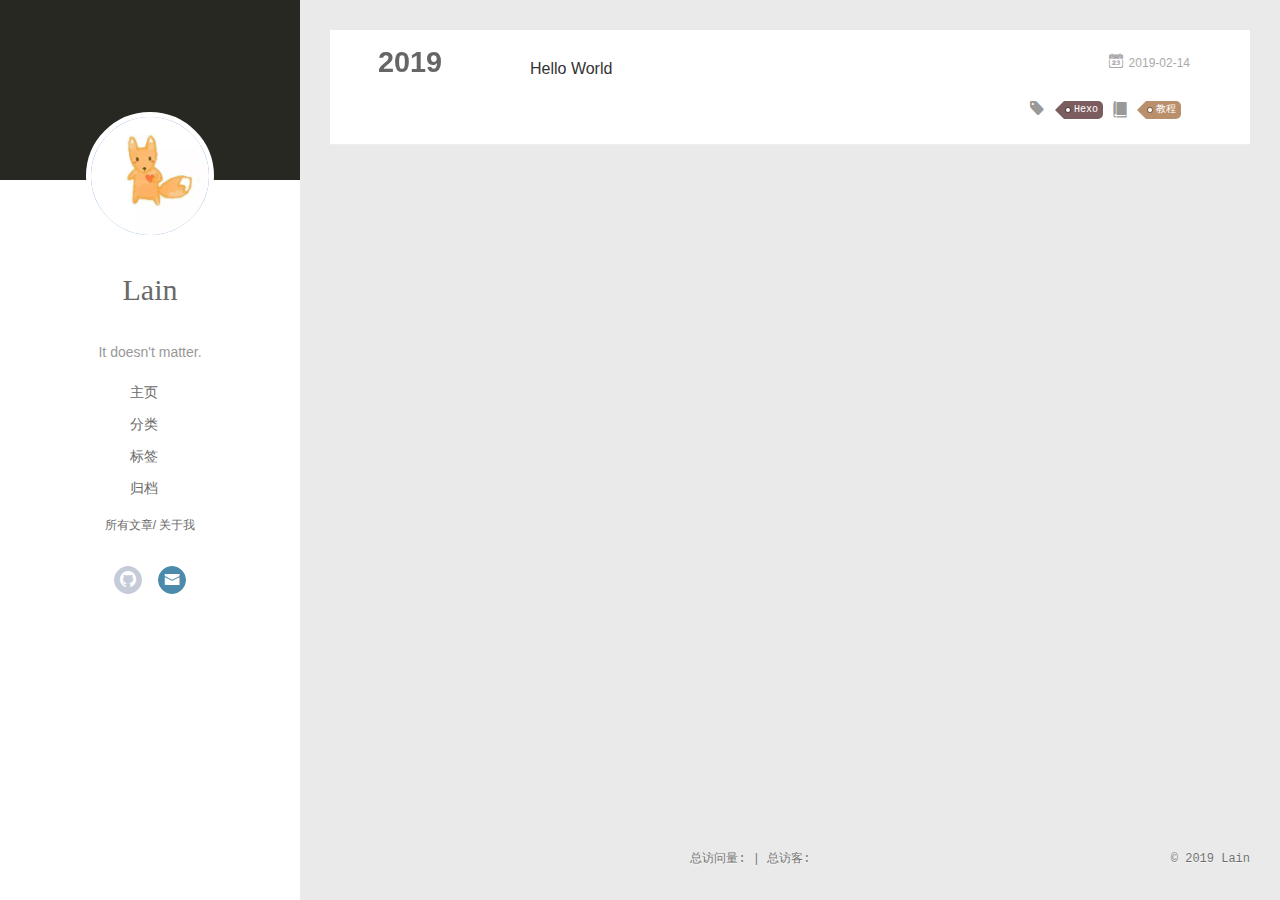
<file: tags/Hexo/index.html>
<!DOCTYPE html>
<html>
<head><meta name="generator" content="Hexo 3.8.0">
  <meta charset="utf-8">
  
  <meta name="renderer" content="webkit">
  <meta http-equiv="X-UA-Compatible" content="IE=edge">
  <link rel="dns-prefetch" href="https://zhengsaishuo.github.io">
  <title>Tag: Hexo | Lain&#39;s Blog</title>
  <meta name="viewport" content="width=device-width, initial-scale=1, maximum-scale=1">
  <meta name="description" content="云在青天水在瓶，自然自在保有永久的清明。">
<meta property="og:type" content="website">
<meta property="og:title" content="Lain&#39;s Blog">
<meta property="og:url" content="https://zhengsaishuo.github.io/tags/Hexo/index.html">
<meta property="og:site_name" content="Lain&#39;s Blog">
<meta property="og:description" content="云在青天水在瓶，自然自在保有永久的清明。">
<meta property="og:locale" content="zh-CN">
<meta name="twitter:card" content="summary">
<meta name="twitter:title" content="Lain&#39;s Blog">
<meta name="twitter:description" content="云在青天水在瓶，自然自在保有永久的清明。">
  
  
    <link rel="icon" href="/img/favicon.png">
  
  <link rel="stylesheet" type="text/css" href="/./main.0cf68a.css">
  <style type="text/css">
  
    #container.show {
      background: linear-gradient(200deg,#a0cfe4,#e8c37e);
    }
  </style>
  

  

</head>
</html>
<body>
  <div id="container" q-class="show:isCtnShow">
    <canvas id="anm-canvas" class="anm-canvas"></canvas>
    <div class="left-col" q-class="show:isShow">
      
<div class="overlay" style="background: #272822"></div>
<div class="intrude-less">
	<header id="header" class="inner">
		<a href="https://zhengsaishuo.github.io" class="profilepic">
			<img src="/img/avatar.jpg" class="js-avatar">
		</a>
		<hgroup>
		  <h1 class="header-author"><a href="https://zhengsaishuo.github.io">Lain</a></h1>
		</hgroup>
		
		<p class="header-subtitle">It doesn&#39;t matter.</p>
		

		<nav class="header-menu">
			<ul>
			
				<li><a href="/">主页</a></li>
	        
				<li><a href="/categories">分类</a></li>
	        
				<li><a href="/tags">标签</a></li>
	        
				<li><a href="/archives">归档</a></li>
	        
			</ul>
		</nav>
		<nav class="header-smart-menu">
    		
    			
    			<a q-on="click: openSlider(e, 'innerArchive')" href="javascript:void(0)">所有文章</a>
    			
            
    			
    			<a q-on="click: openSlider(e, 'aboutme')" href="javascript:void(0)">关于我</a>
    			
            
		</nav>
		<nav class="header-nav">
			<div class="social">
				
					<a class="github" target="_blank" href="https://github.com/zhengsaishuo" title="github"><i class="icon-github"></i></a>
		        
					<a class="mail" target="_blank" href="mailto:591039822@qq.com" title="mail"><i class="icon-mail"></i></a>
		        
			</div>
		</nav>
	</header>		
</div>

    </div>
    <div class="mid-col" q-class="show:isShow,hide:isShow|isFalse">
      
<nav id="mobile-nav">
  	<div class="overlay js-overlay" style="background: #272822"></div>
	<div class="btnctn js-mobile-btnctn">
  		<div class="slider-trigger list" q-on="click: openSlider(e)"><i class="icon icon-sort"></i></div>
	</div>
	<div class="intrude-less">
		<header id="header" class="inner">
			<div class="profilepic">
				<img src="/img/avatar.jpg" class="js-avatar">
			</div>
			<hgroup>
			  <h1 class="header-author js-header-author">Lain</h1>
			</hgroup>
			
			<p class="header-subtitle"><i class="icon icon-quo-left"></i>It doesn&#39;t matter.<i class="icon icon-quo-right"></i></p>
			
			
			
				
			
				
			
				
			
				
			
			
			
			<nav class="header-nav">
				<div class="social">
					
						<a class="github" target="_blank" href="https://github.com/zhengsaishuo" title="github"><i class="icon-github"></i></a>
			        
						<a class="mail" target="_blank" href="mailto:591039822@qq.com" title="mail"><i class="icon-mail"></i></a>
			        
				</div>
			</nav>

			<nav class="header-menu js-header-menu">
				<ul style="width: 70%">
				
				
					<li style="width: 25%"><a href="/">主页</a></li>
		        
					<li style="width: 25%"><a href="/categories">分类</a></li>
		        
					<li style="width: 25%"><a href="/tags">标签</a></li>
		        
					<li style="width: 25%"><a href="/archives">归档</a></li>
		        
				</ul>
			</nav>
		</header>				
	</div>
	<div class="mobile-mask" style="display:none" q-show="isShow"></div>
</nav>

      <div id="wrapper" class="body-wrap">
        <div class="menu-l">
          <div class="canvas-wrap">
            <canvas data-colors="#eaeaea" data-sectionHeight="100" data-contentId="js-content" id="myCanvas1" class="anm-canvas"></canvas>
          </div>
          <div id="js-content" class="content-ll">
            
  
  
    
    
      
      
      <section class="archives-wrap">
        <div class="archive-year-wrap">
          <a href="/archives/2019" class="archive-year">2019</a>
        </div>
        <div class="archives">
    
    <article class="archive-article archive-type-post">
  <div class="archive-article-inner">
    <header class="archive-article-header">
      	<div class="article-meta">
	      	<a href="/2019/02/14/hello-world/" class="archive-article-date">
  	<time datetime="2019-02-14T01:07:43.919Z" itemprop="datePublished"><i class="icon-calendar icon"></i>2019-02-14</time>
</a>
        </div>
    	 
  
    <h1 itemprop="name">
      <a class="archive-article-title" href="/2019/02/14/hello-world/">Hello World</a>
    </h1>
  

        <div class="article-info info-on-right">
          
	<div class="article-tag tagcloud">
		<i class="icon-price-tags icon"></i>
		<ul class="article-tag-list">
			 
        		<li class="article-tag-list-item">
        			<a href="javascript:void(0)" class="js-tag article-tag-list-link color5">Hexo</a>
        		</li>
      		
		</ul>
	</div>

          
	<div class="article-category tagcloud">
		<i class="icon-book icon"></i>
		<ul class="article-tag-list">
			 
        		<li class="article-tag-list-item">
        			<a href="/categories/教程//" class="article-tag-list-link color3">教程</a>
        		</li>
      		
		</ul>
	</div>


        </div>
        <div class="clearfix"></div>
    </header>
  </div>
</article>
  
  
    </div></section>
  

    


          </div>
        </div>
      </div>
      
<footer id="footer">
  <div class="outer">
    <div id="footer-info">
    	<div class="footer-right">
    		&copy; 2019 Lain
    	</div>
      	<!-- <div class="footer-right">
      		<a href="http://hexo.io/" target="_blank">Hexo</a>  Theme <a href="https://github.com/litten/hexo-theme-yilia" target="_blank">Yilia</a> by Litten
				</div> -->
				<div calss="count-span">
					<span id="busuanzi_container_site_pv">
					总访问量: <span id="busuanzi_value_site_pv"></span>|
					</span>
					<span id="busuanzi_container_site_uv">
					总访客: <span id="busuanzi_value_site_uv"></span>
					</span>
			</div>
			<!-- 根据个人喜好在相应位置添加以上代码 -->
			
			<script async src="//busuanzi.ibruce.info/busuanzi/2.3/busuanzi.pure.mini.js"></script>
    </div>
  </div>
</footer>
<!--页面点击小红心-->
<script type="text/javascript" src="/love.js"></script>
    </div>
    <script>
	var yiliaConfig = {
		mathjax: true,
		isHome: false,
		isPost: false,
		isArchive: false,
		isTag: true,
		isCategory: false,
		open_in_new: false,
		toc_hide_index: true,
		root: "/",
		innerArchive: true,
		showTags: true
	}
</script>

<script>!function(t){function n(e){if(r[e])return r[e].exports;var i=r[e]={exports:{},id:e,loaded:!1};return t[e].call(i.exports,i,i.exports,n),i.loaded=!0,i.exports}var r={};n.m=t,n.c=r,n.p="./",n(0)}([function(t,n,r){r(195),t.exports=r(191)},function(t,n,r){var e=r(3),i=r(52),o=r(27),u=r(28),c=r(53),f="prototype",a=function(t,n,r){var s,l,h,v,p=t&a.F,d=t&a.G,y=t&a.S,g=t&a.P,b=t&a.B,m=d?e:y?e[n]||(e[n]={}):(e[n]||{})[f],x=d?i:i[n]||(i[n]={}),w=x[f]||(x[f]={});d&&(r=n);for(s in r)l=!p&&m&&void 0!==m[s],h=(l?m:r)[s],v=b&&l?c(h,e):g&&"function"==typeof h?c(Function.call,h):h,m&&u(m,s,h,t&a.U),x[s]!=h&&o(x,s,v),g&&w[s]!=h&&(w[s]=h)};e.core=i,a.F=1,a.G=2,a.S=4,a.P=8,a.B=16,a.W=32,a.U=64,a.R=128,t.exports=a},function(t,n,r){var e=r(6);t.exports=function(t){if(!e(t))throw TypeError(t+" is not an object!");return t}},function(t,n){var r=t.exports="undefined"!=typeof window&&window.Math==Math?window:"undefined"!=typeof self&&self.Math==Math?self:Function("return this")();"number"==typeof __g&&(__g=r)},function(t,n){t.exports=function(t){try{return!!t()}catch(t){return!0}}},function(t,n){var r=t.exports="undefined"!=typeof window&&window.Math==Math?window:"undefined"!=typeof self&&self.Math==Math?self:Function("return this")();"number"==typeof __g&&(__g=r)},function(t,n){t.exports=function(t){return"object"==typeof t?null!==t:"function"==typeof t}},function(t,n,r){var e=r(126)("wks"),i=r(76),o=r(3).Symbol,u="function"==typeof o;(t.exports=function(t){return e[t]||(e[t]=u&&o[t]||(u?o:i)("Symbol."+t))}).store=e},function(t,n){var r={}.hasOwnProperty;t.exports=function(t,n){return r.call(t,n)}},function(t,n,r){var e=r(94),i=r(33);t.exports=function(t){return e(i(t))}},function(t,n,r){t.exports=!r(4)(function(){return 7!=Object.defineProperty({},"a",{get:function(){return 7}}).a})},function(t,n,r){var e=r(2),i=r(167),o=r(50),u=Object.defineProperty;n.f=r(10)?Object.defineProperty:function(t,n,r){if(e(t),n=o(n,!0),e(r),i)try{return u(t,n,r)}catch(t){}if("get"in r||"set"in r)throw TypeError("Accessors not supported!");return"value"in r&&(t[n]=r.value),t}},function(t,n,r){t.exports=!r(18)(function(){return 7!=Object.defineProperty({},"a",{get:function(){return 7}}).a})},function(t,n,r){var e=r(14),i=r(22);t.exports=r(12)?function(t,n,r){return e.f(t,n,i(1,r))}:function(t,n,r){return t[n]=r,t}},function(t,n,r){var e=r(20),i=r(58),o=r(42),u=Object.defineProperty;n.f=r(12)?Object.defineProperty:function(t,n,r){if(e(t),n=o(n,!0),e(r),i)try{return u(t,n,r)}catch(t){}if("get"in r||"set"in r)throw TypeError("Accessors not supported!");return"value"in r&&(t[n]=r.value),t}},function(t,n,r){var e=r(40)("wks"),i=r(23),o=r(5).Symbol,u="function"==typeof o;(t.exports=function(t){return e[t]||(e[t]=u&&o[t]||(u?o:i)("Symbol."+t))}).store=e},function(t,n,r){var e=r(67),i=Math.min;t.exports=function(t){return t>0?i(e(t),9007199254740991):0}},function(t,n,r){var e=r(46);t.exports=function(t){return Object(e(t))}},function(t,n){t.exports=function(t){try{return!!t()}catch(t){return!0}}},function(t,n,r){var e=r(63),i=r(34);t.exports=Object.keys||function(t){return e(t,i)}},function(t,n,r){var e=r(21);t.exports=function(t){if(!e(t))throw TypeError(t+" is not an object!");return t}},function(t,n){t.exports=function(t){return"object"==typeof t?null!==t:"function"==typeof t}},function(t,n){t.exports=function(t,n){return{enumerable:!(1&t),configurable:!(2&t),writable:!(4&t),value:n}}},function(t,n){var r=0,e=Math.random();t.exports=function(t){return"Symbol(".concat(void 0===t?"":t,")_",(++r+e).toString(36))}},function(t,n){var r={}.hasOwnProperty;t.exports=function(t,n){return r.call(t,n)}},function(t,n){var r=t.exports={version:"2.4.0"};"number"==typeof __e&&(__e=r)},function(t,n){t.exports=function(t){if("function"!=typeof t)throw TypeError(t+" is not a function!");return t}},function(t,n,r){var e=r(11),i=r(66);t.exports=r(10)?function(t,n,r){return e.f(t,n,i(1,r))}:function(t,n,r){return t[n]=r,t}},function(t,n,r){var e=r(3),i=r(27),o=r(24),u=r(76)("src"),c="toString",f=Function[c],a=(""+f).split(c);r(52).inspectSource=function(t){return f.call(t)},(t.exports=function(t,n,r,c){var f="function"==typeof r;f&&(o(r,"name")||i(r,"name",n)),t[n]!==r&&(f&&(o(r,u)||i(r,u,t[n]?""+t[n]:a.join(String(n)))),t===e?t[n]=r:c?t[n]?t[n]=r:i(t,n,r):(delete t[n],i(t,n,r)))})(Function.prototype,c,function(){return"function"==typeof this&&this[u]||f.call(this)})},function(t,n,r){var e=r(1),i=r(4),o=r(46),u=function(t,n,r,e){var i=String(o(t)),u="<"+n;return""!==r&&(u+=" "+r+'="'+String(e).replace(/"/g,"&quot;")+'"'),u+">"+i+"</"+n+">"};t.exports=function(t,n){var r={};r[t]=n(u),e(e.P+e.F*i(function(){var n=""[t]('"');return n!==n.toLowerCase()||n.split('"').length>3}),"String",r)}},function(t,n,r){var e=r(115),i=r(46);t.exports=function(t){return e(i(t))}},function(t,n,r){var e=r(116),i=r(66),o=r(30),u=r(50),c=r(24),f=r(167),a=Object.getOwnPropertyDescriptor;n.f=r(10)?a:function(t,n){if(t=o(t),n=u(n,!0),f)try{return a(t,n)}catch(t){}if(c(t,n))return i(!e.f.call(t,n),t[n])}},function(t,n,r){var e=r(24),i=r(17),o=r(145)("IE_PROTO"),u=Object.prototype;t.exports=Object.getPrototypeOf||function(t){return t=i(t),e(t,o)?t[o]:"function"==typeof t.constructor&&t instanceof t.constructor?t.constructor.prototype:t instanceof Object?u:null}},function(t,n){t.exports=function(t){if(void 0==t)throw TypeError("Can't call method on  "+t);return t}},function(t,n){t.exports="constructor,hasOwnProperty,isPrototypeOf,propertyIsEnumerable,toLocaleString,toString,valueOf".split(",")},function(t,n){t.exports={}},function(t,n){t.exports=!0},function(t,n){n.f={}.propertyIsEnumerable},function(t,n,r){var e=r(14).f,i=r(8),o=r(15)("toStringTag");t.exports=function(t,n,r){t&&!i(t=r?t:t.prototype,o)&&e(t,o,{configurable:!0,value:n})}},function(t,n,r){var e=r(40)("keys"),i=r(23);t.exports=function(t){return e[t]||(e[t]=i(t))}},function(t,n,r){var e=r(5),i="__core-js_shared__",o=e[i]||(e[i]={});t.exports=function(t){return o[t]||(o[t]={})}},function(t,n){var r=Math.ceil,e=Math.floor;t.exports=function(t){return isNaN(t=+t)?0:(t>0?e:r)(t)}},function(t,n,r){var e=r(21);t.exports=function(t,n){if(!e(t))return t;var r,i;if(n&&"function"==typeof(r=t.toString)&&!e(i=r.call(t)))return i;if("function"==typeof(r=t.valueOf)&&!e(i=r.call(t)))return i;if(!n&&"function"==typeof(r=t.toString)&&!e(i=r.call(t)))return i;throw TypeError("Can't convert object to primitive value")}},function(t,n,r){var e=r(5),i=r(25),o=r(36),u=r(44),c=r(14).f;t.exports=function(t){var n=i.Symbol||(i.Symbol=o?{}:e.Symbol||{});"_"==t.charAt(0)||t in n||c(n,t,{value:u.f(t)})}},function(t,n,r){n.f=r(15)},function(t,n){var r={}.toString;t.exports=function(t){return r.call(t).slice(8,-1)}},function(t,n){t.exports=function(t){if(void 0==t)throw TypeError("Can't call method on  "+t);return t}},function(t,n,r){var e=r(4);t.exports=function(t,n){return!!t&&e(function(){n?t.call(null,function(){},1):t.call(null)})}},function(t,n,r){var e=r(53),i=r(115),o=r(17),u=r(16),c=r(203);t.exports=function(t,n){var r=1==t,f=2==t,a=3==t,s=4==t,l=6==t,h=5==t||l,v=n||c;return function(n,c,p){for(var d,y,g=o(n),b=i(g),m=e(c,p,3),x=u(b.length),w=0,S=r?v(n,x):f?v(n,0):void 0;x>w;w++)if((h||w in b)&&(d=b[w],y=m(d,w,g),t))if(r)S[w]=y;else if(y)switch(t){case 3:return!0;case 5:return d;case 6:return w;case 2:S.push(d)}else if(s)return!1;return l?-1:a||s?s:S}}},function(t,n,r){var e=r(1),i=r(52),o=r(4);t.exports=function(t,n){var r=(i.Object||{})[t]||Object[t],u={};u[t]=n(r),e(e.S+e.F*o(function(){r(1)}),"Object",u)}},function(t,n,r){var e=r(6);t.exports=function(t,n){if(!e(t))return t;var r,i;if(n&&"function"==typeof(r=t.toString)&&!e(i=r.call(t)))return i;if("function"==typeof(r=t.valueOf)&&!e(i=r.call(t)))return i;if(!n&&"function"==typeof(r=t.toString)&&!e(i=r.call(t)))return i;throw TypeError("Can't convert object to primitive value")}},function(t,n,r){var e=r(5),i=r(25),o=r(91),u=r(13),c="prototype",f=function(t,n,r){var a,s,l,h=t&f.F,v=t&f.G,p=t&f.S,d=t&f.P,y=t&f.B,g=t&f.W,b=v?i:i[n]||(i[n]={}),m=b[c],x=v?e:p?e[n]:(e[n]||{})[c];v&&(r=n);for(a in r)(s=!h&&x&&void 0!==x[a])&&a in b||(l=s?x[a]:r[a],b[a]=v&&"function"!=typeof x[a]?r[a]:y&&s?o(l,e):g&&x[a]==l?function(t){var n=function(n,r,e){if(this instanceof t){switch(arguments.length){case 0:return new t;case 1:return new t(n);case 2:return new t(n,r)}return new t(n,r,e)}return t.apply(this,arguments)};return n[c]=t[c],n}(l):d&&"function"==typeof l?o(Function.call,l):l,d&&((b.virtual||(b.virtual={}))[a]=l,t&f.R&&m&&!m[a]&&u(m,a,l)))};f.F=1,f.G=2,f.S=4,f.P=8,f.B=16,f.W=32,f.U=64,f.R=128,t.exports=f},function(t,n){var r=t.exports={version:"2.4.0"};"number"==typeof __e&&(__e=r)},function(t,n,r){var e=r(26);t.exports=function(t,n,r){if(e(t),void 0===n)return t;switch(r){case 1:return function(r){return t.call(n,r)};case 2:return function(r,e){return t.call(n,r,e)};case 3:return function(r,e,i){return t.call(n,r,e,i)}}return function(){return t.apply(n,arguments)}}},function(t,n,r){var e=r(183),i=r(1),o=r(126)("metadata"),u=o.store||(o.store=new(r(186))),c=function(t,n,r){var i=u.get(t);if(!i){if(!r)return;u.set(t,i=new e)}var o=i.get(n);if(!o){if(!r)return;i.set(n,o=new e)}return o},f=function(t,n,r){var e=c(n,r,!1);return void 0!==e&&e.has(t)},a=function(t,n,r){var e=c(n,r,!1);return void 0===e?void 0:e.get(t)},s=function(t,n,r,e){c(r,e,!0).set(t,n)},l=function(t,n){var r=c(t,n,!1),e=[];return r&&r.forEach(function(t,n){e.push(n)}),e},h=function(t){return void 0===t||"symbol"==typeof t?t:String(t)},v=function(t){i(i.S,"Reflect",t)};t.exports={store:u,map:c,has:f,get:a,set:s,keys:l,key:h,exp:v}},function(t,n,r){"use strict";if(r(10)){var e=r(69),i=r(3),o=r(4),u=r(1),c=r(127),f=r(152),a=r(53),s=r(68),l=r(66),h=r(27),v=r(73),p=r(67),d=r(16),y=r(75),g=r(50),b=r(24),m=r(180),x=r(114),w=r(6),S=r(17),_=r(137),O=r(70),E=r(32),P=r(71).f,j=r(154),F=r(76),M=r(7),A=r(48),N=r(117),T=r(146),I=r(155),k=r(80),L=r(123),R=r(74),C=r(130),D=r(160),U=r(11),W=r(31),G=U.f,B=W.f,V=i.RangeError,z=i.TypeError,q=i.Uint8Array,K="ArrayBuffer",J="Shared"+K,Y="BYTES_PER_ELEMENT",H="prototype",$=Array[H],X=f.ArrayBuffer,Q=f.DataView,Z=A(0),tt=A(2),nt=A(3),rt=A(4),et=A(5),it=A(6),ot=N(!0),ut=N(!1),ct=I.values,ft=I.keys,at=I.entries,st=$.lastIndexOf,lt=$.reduce,ht=$.reduceRight,vt=$.join,pt=$.sort,dt=$.slice,yt=$.toString,gt=$.toLocaleString,bt=M("iterator"),mt=M("toStringTag"),xt=F("typed_constructor"),wt=F("def_constructor"),St=c.CONSTR,_t=c.TYPED,Ot=c.VIEW,Et="Wrong length!",Pt=A(1,function(t,n){return Tt(T(t,t[wt]),n)}),jt=o(function(){return 1===new q(new Uint16Array([1]).buffer)[0]}),Ft=!!q&&!!q[H].set&&o(function(){new q(1).set({})}),Mt=function(t,n){if(void 0===t)throw z(Et);var r=+t,e=d(t);if(n&&!m(r,e))throw V(Et);return e},At=function(t,n){var r=p(t);if(r<0||r%n)throw V("Wrong offset!");return r},Nt=function(t){if(w(t)&&_t in t)return t;throw z(t+" is not a typed array!")},Tt=function(t,n){if(!(w(t)&&xt in t))throw z("It is not a typed array constructor!");return new t(n)},It=function(t,n){return kt(T(t,t[wt]),n)},kt=function(t,n){for(var r=0,e=n.length,i=Tt(t,e);e>r;)i[r]=n[r++];return i},Lt=function(t,n,r){G(t,n,{get:function(){return this._d[r]}})},Rt=function(t){var n,r,e,i,o,u,c=S(t),f=arguments.length,s=f>1?arguments[1]:void 0,l=void 0!==s,h=j(c);if(void 0!=h&&!_(h)){for(u=h.call(c),e=[],n=0;!(o=u.next()).done;n++)e.push(o.value);c=e}for(l&&f>2&&(s=a(s,arguments[2],2)),n=0,r=d(c.length),i=Tt(this,r);r>n;n++)i[n]=l?s(c[n],n):c[n];return i},Ct=function(){for(var t=0,n=arguments.length,r=Tt(this,n);n>t;)r[t]=arguments[t++];return r},Dt=!!q&&o(function(){gt.call(new q(1))}),Ut=function(){return gt.apply(Dt?dt.call(Nt(this)):Nt(this),arguments)},Wt={copyWithin:function(t,n){return D.call(Nt(this),t,n,arguments.length>2?arguments[2]:void 0)},every:function(t){return rt(Nt(this),t,arguments.length>1?arguments[1]:void 0)},fill:function(t){return C.apply(Nt(this),arguments)},filter:function(t){return It(this,tt(Nt(this),t,arguments.length>1?arguments[1]:void 0))},find:function(t){return et(Nt(this),t,arguments.length>1?arguments[1]:void 0)},findIndex:function(t){return it(Nt(this),t,arguments.length>1?arguments[1]:void 0)},forEach:function(t){Z(Nt(this),t,arguments.length>1?arguments[1]:void 0)},indexOf:function(t){return ut(Nt(this),t,arguments.length>1?arguments[1]:void 0)},includes:function(t){return ot(Nt(this),t,arguments.length>1?arguments[1]:void 0)},join:function(t){return vt.apply(Nt(this),arguments)},lastIndexOf:function(t){return st.apply(Nt(this),arguments)},map:function(t){return Pt(Nt(this),t,arguments.length>1?arguments[1]:void 0)},reduce:function(t){return lt.apply(Nt(this),arguments)},reduceRight:function(t){return ht.apply(Nt(this),arguments)},reverse:function(){for(var t,n=this,r=Nt(n).length,e=Math.floor(r/2),i=0;i<e;)t=n[i],n[i++]=n[--r],n[r]=t;return n},some:function(t){return nt(Nt(this),t,arguments.length>1?arguments[1]:void 0)},sort:function(t){return pt.call(Nt(this),t)},subarray:function(t,n){var r=Nt(this),e=r.length,i=y(t,e);return new(T(r,r[wt]))(r.buffer,r.byteOffset+i*r.BYTES_PER_ELEMENT,d((void 0===n?e:y(n,e))-i))}},Gt=function(t,n){return It(this,dt.call(Nt(this),t,n))},Bt=function(t){Nt(this);var n=At(arguments[1],1),r=this.length,e=S(t),i=d(e.length),o=0;if(i+n>r)throw V(Et);for(;o<i;)this[n+o]=e[o++]},Vt={entries:function(){return at.call(Nt(this))},keys:function(){return ft.call(Nt(this))},values:function(){return ct.call(Nt(this))}},zt=function(t,n){return w(t)&&t[_t]&&"symbol"!=typeof n&&n in t&&String(+n)==String(n)},qt=function(t,n){return zt(t,n=g(n,!0))?l(2,t[n]):B(t,n)},Kt=function(t,n,r){return!(zt(t,n=g(n,!0))&&w(r)&&b(r,"value"))||b(r,"get")||b(r,"set")||r.configurable||b(r,"writable")&&!r.writable||b(r,"enumerable")&&!r.enumerable?G(t,n,r):(t[n]=r.value,t)};St||(W.f=qt,U.f=Kt),u(u.S+u.F*!St,"Object",{getOwnPropertyDescriptor:qt,defineProperty:Kt}),o(function(){yt.call({})})&&(yt=gt=function(){return vt.call(this)});var Jt=v({},Wt);v(Jt,Vt),h(Jt,bt,Vt.values),v(Jt,{slice:Gt,set:Bt,constructor:function(){},toString:yt,toLocaleString:Ut}),Lt(Jt,"buffer","b"),Lt(Jt,"byteOffset","o"),Lt(Jt,"byteLength","l"),Lt(Jt,"length","e"),G(Jt,mt,{get:function(){return this[_t]}}),t.exports=function(t,n,r,f){f=!!f;var a=t+(f?"Clamped":"")+"Array",l="Uint8Array"!=a,v="get"+t,p="set"+t,y=i[a],g=y||{},b=y&&E(y),m=!y||!c.ABV,S={},_=y&&y[H],j=function(t,r){var e=t._d;return e.v[v](r*n+e.o,jt)},F=function(t,r,e){var i=t._d;f&&(e=(e=Math.round(e))<0?0:e>255?255:255&e),i.v[p](r*n+i.o,e,jt)},M=function(t,n){G(t,n,{get:function(){return j(this,n)},set:function(t){return F(this,n,t)},enumerable:!0})};m?(y=r(function(t,r,e,i){s(t,y,a,"_d");var o,u,c,f,l=0,v=0;if(w(r)){if(!(r instanceof X||(f=x(r))==K||f==J))return _t in r?kt(y,r):Rt.call(y,r);o=r,v=At(e,n);var p=r.byteLength;if(void 0===i){if(p%n)throw V(Et);if((u=p-v)<0)throw V(Et)}else if((u=d(i)*n)+v>p)throw V(Et);c=u/n}else c=Mt(r,!0),u=c*n,o=new X(u);for(h(t,"_d",{b:o,o:v,l:u,e:c,v:new Q(o)});l<c;)M(t,l++)}),_=y[H]=O(Jt),h(_,"constructor",y)):L(function(t){new y(null),new y(t)},!0)||(y=r(function(t,r,e,i){s(t,y,a);var o;return w(r)?r instanceof X||(o=x(r))==K||o==J?void 0!==i?new g(r,At(e,n),i):void 0!==e?new g(r,At(e,n)):new g(r):_t in r?kt(y,r):Rt.call(y,r):new g(Mt(r,l))}),Z(b!==Function.prototype?P(g).concat(P(b)):P(g),function(t){t in y||h(y,t,g[t])}),y[H]=_,e||(_.constructor=y));var A=_[bt],N=!!A&&("values"==A.name||void 0==A.name),T=Vt.values;h(y,xt,!0),h(_,_t,a),h(_,Ot,!0),h(_,wt,y),(f?new y(1)[mt]==a:mt in _)||G(_,mt,{get:function(){return a}}),S[a]=y,u(u.G+u.W+u.F*(y!=g),S),u(u.S,a,{BYTES_PER_ELEMENT:n,from:Rt,of:Ct}),Y in _||h(_,Y,n),u(u.P,a,Wt),R(a),u(u.P+u.F*Ft,a,{set:Bt}),u(u.P+u.F*!N,a,Vt),u(u.P+u.F*(_.toString!=yt),a,{toString:yt}),u(u.P+u.F*o(function(){new y(1).slice()}),a,{slice:Gt}),u(u.P+u.F*(o(function(){return[1,2].toLocaleString()!=new y([1,2]).toLocaleString()})||!o(function(){_.toLocaleString.call([1,2])})),a,{toLocaleString:Ut}),k[a]=N?A:T,e||N||h(_,bt,T)}}else t.exports=function(){}},function(t,n){var r={}.toString;t.exports=function(t){return r.call(t).slice(8,-1)}},function(t,n,r){var e=r(21),i=r(5).document,o=e(i)&&e(i.createElement);t.exports=function(t){return o?i.createElement(t):{}}},function(t,n,r){t.exports=!r(12)&&!r(18)(function(){return 7!=Object.defineProperty(r(57)("div"),"a",{get:function(){return 7}}).a})},function(t,n,r){"use strict";var e=r(36),i=r(51),o=r(64),u=r(13),c=r(8),f=r(35),a=r(96),s=r(38),l=r(103),h=r(15)("iterator"),v=!([].keys&&"next"in[].keys()),p="keys",d="values",y=function(){return this};t.exports=function(t,n,r,g,b,m,x){a(r,n,g);var w,S,_,O=function(t){if(!v&&t in F)return F[t];switch(t){case p:case d:return function(){return new r(this,t)}}return function(){return new r(this,t)}},E=n+" Iterator",P=b==d,j=!1,F=t.prototype,M=F[h]||F["@@iterator"]||b&&F[b],A=M||O(b),N=b?P?O("entries"):A:void 0,T="Array"==n?F.entries||M:M;if(T&&(_=l(T.call(new t)))!==Object.prototype&&(s(_,E,!0),e||c(_,h)||u(_,h,y)),P&&M&&M.name!==d&&(j=!0,A=function(){return M.call(this)}),e&&!x||!v&&!j&&F[h]||u(F,h,A),f[n]=A,f[E]=y,b)if(w={values:P?A:O(d),keys:m?A:O(p),entries:N},x)for(S in w)S in F||o(F,S,w[S]);else i(i.P+i.F*(v||j),n,w);return w}},function(t,n,r){var e=r(20),i=r(100),o=r(34),u=r(39)("IE_PROTO"),c=function(){},f="prototype",a=function(){var t,n=r(57)("iframe"),e=o.length;for(n.style.display="none",r(93).appendChild(n),n.src="javascript:",t=n.contentWindow.document,t.open(),t.write("<script>document.F=Object<\/script>"),t.close(),a=t.F;e--;)delete a[f][o[e]];return a()};t.exports=Object.create||function(t,n){var r;return null!==t?(c[f]=e(t),r=new c,c[f]=null,r[u]=t):r=a(),void 0===n?r:i(r,n)}},function(t,n,r){var e=r(63),i=r(34).concat("length","prototype");n.f=Object.getOwnPropertyNames||function(t){return e(t,i)}},function(t,n){n.f=Object.getOwnPropertySymbols},function(t,n,r){var e=r(8),i=r(9),o=r(90)(!1),u=r(39)("IE_PROTO");t.exports=function(t,n){var r,c=i(t),f=0,a=[];for(r in c)r!=u&&e(c,r)&&a.push(r);for(;n.length>f;)e(c,r=n[f++])&&(~o(a,r)||a.push(r));return a}},function(t,n,r){t.exports=r(13)},function(t,n,r){var e=r(76)("meta"),i=r(6),o=r(24),u=r(11).f,c=0,f=Object.isExtensible||function(){return!0},a=!r(4)(function(){return f(Object.preventExtensions({}))}),s=function(t){u(t,e,{value:{i:"O"+ ++c,w:{}}})},l=function(t,n){if(!i(t))return"symbol"==typeof t?t:("string"==typeof t?"S":"P")+t;if(!o(t,e)){if(!f(t))return"F";if(!n)return"E";s(t)}return t[e].i},h=function(t,n){if(!o(t,e)){if(!f(t))return!0;if(!n)return!1;s(t)}return t[e].w},v=function(t){return a&&p.NEED&&f(t)&&!o(t,e)&&s(t),t},p=t.exports={KEY:e,NEED:!1,fastKey:l,getWeak:h,onFreeze:v}},function(t,n){t.exports=function(t,n){return{enumerable:!(1&t),configurable:!(2&t),writable:!(4&t),value:n}}},function(t,n){var r=Math.ceil,e=Math.floor;t.exports=function(t){return isNaN(t=+t)?0:(t>0?e:r)(t)}},function(t,n){t.exports=function(t,n,r,e){if(!(t instanceof n)||void 0!==e&&e in t)throw TypeError(r+": incorrect invocation!");return t}},function(t,n){t.exports=!1},function(t,n,r){var e=r(2),i=r(173),o=r(133),u=r(145)("IE_PROTO"),c=function(){},f="prototype",a=function(){var t,n=r(132)("iframe"),e=o.length;for(n.style.display="none",r(135).appendChild(n),n.src="javascript:",t=n.contentWindow.document,t.open(),t.write("<script>document.F=Object<\/script>"),t.close(),a=t.F;e--;)delete a[f][o[e]];return a()};t.exports=Object.create||function(t,n){var r;return null!==t?(c[f]=e(t),r=new c,c[f]=null,r[u]=t):r=a(),void 0===n?r:i(r,n)}},function(t,n,r){var e=r(175),i=r(133).concat("length","prototype");n.f=Object.getOwnPropertyNames||function(t){return e(t,i)}},function(t,n,r){var e=r(175),i=r(133);t.exports=Object.keys||function(t){return e(t,i)}},function(t,n,r){var e=r(28);t.exports=function(t,n,r){for(var i in n)e(t,i,n[i],r);return t}},function(t,n,r){"use strict";var e=r(3),i=r(11),o=r(10),u=r(7)("species");t.exports=function(t){var n=e[t];o&&n&&!n[u]&&i.f(n,u,{configurable:!0,get:function(){return this}})}},function(t,n,r){var e=r(67),i=Math.max,o=Math.min;t.exports=function(t,n){return t=e(t),t<0?i(t+n,0):o(t,n)}},function(t,n){var r=0,e=Math.random();t.exports=function(t){return"Symbol(".concat(void 0===t?"":t,")_",(++r+e).toString(36))}},function(t,n,r){var e=r(33);t.exports=function(t){return Object(e(t))}},function(t,n,r){var e=r(7)("unscopables"),i=Array.prototype;void 0==i[e]&&r(27)(i,e,{}),t.exports=function(t){i[e][t]=!0}},function(t,n,r){var e=r(53),i=r(169),o=r(137),u=r(2),c=r(16),f=r(154),a={},s={},n=t.exports=function(t,n,r,l,h){var v,p,d,y,g=h?function(){return t}:f(t),b=e(r,l,n?2:1),m=0;if("function"!=typeof g)throw TypeError(t+" is not iterable!");if(o(g)){for(v=c(t.length);v>m;m++)if((y=n?b(u(p=t[m])[0],p[1]):b(t[m]))===a||y===s)return y}else for(d=g.call(t);!(p=d.next()).done;)if((y=i(d,b,p.value,n))===a||y===s)return y};n.BREAK=a,n.RETURN=s},function(t,n){t.exports={}},function(t,n,r){var e=r(11).f,i=r(24),o=r(7)("toStringTag");t.exports=function(t,n,r){t&&!i(t=r?t:t.prototype,o)&&e(t,o,{configurable:!0,value:n})}},function(t,n,r){var e=r(1),i=r(46),o=r(4),u=r(150),c="["+u+"]",f="​",a=RegExp("^"+c+c+"*"),s=RegExp(c+c+"*$"),l=function(t,n,r){var i={},c=o(function(){return!!u[t]()||f[t]()!=f}),a=i[t]=c?n(h):u[t];r&&(i[r]=a),e(e.P+e.F*c,"String",i)},h=l.trim=function(t,n){return t=String(i(t)),1&n&&(t=t.replace(a,"")),2&n&&(t=t.replace(s,"")),t};t.exports=l},function(t,n,r){t.exports={default:r(86),__esModule:!0}},function(t,n,r){t.exports={default:r(87),__esModule:!0}},function(t,n,r){"use strict";function e(t){return t&&t.__esModule?t:{default:t}}n.__esModule=!0;var i=r(84),o=e(i),u=r(83),c=e(u),f="function"==typeof c.default&&"symbol"==typeof o.default?function(t){return typeof t}:function(t){return t&&"function"==typeof c.default&&t.constructor===c.default&&t!==c.default.prototype?"symbol":typeof t};n.default="function"==typeof c.default&&"symbol"===f(o.default)?function(t){return void 0===t?"undefined":f(t)}:function(t){return t&&"function"==typeof c.default&&t.constructor===c.default&&t!==c.default.prototype?"symbol":void 0===t?"undefined":f(t)}},function(t,n,r){r(110),r(108),r(111),r(112),t.exports=r(25).Symbol},function(t,n,r){r(109),r(113),t.exports=r(44).f("iterator")},function(t,n){t.exports=function(t){if("function"!=typeof t)throw TypeError(t+" is not a function!");return t}},function(t,n){t.exports=function(){}},function(t,n,r){var e=r(9),i=r(106),o=r(105);t.exports=function(t){return function(n,r,u){var c,f=e(n),a=i(f.length),s=o(u,a);if(t&&r!=r){for(;a>s;)if((c=f[s++])!=c)return!0}else for(;a>s;s++)if((t||s in f)&&f[s]===r)return t||s||0;return!t&&-1}}},function(t,n,r){var e=r(88);t.exports=function(t,n,r){if(e(t),void 0===n)return t;switch(r){case 1:return function(r){return t.call(n,r)};case 2:return function(r,e){return t.call(n,r,e)};case 3:return function(r,e,i){return t.call(n,r,e,i)}}return function(){return t.apply(n,arguments)}}},function(t,n,r){var e=r(19),i=r(62),o=r(37);t.exports=function(t){var n=e(t),r=i.f;if(r)for(var u,c=r(t),f=o.f,a=0;c.length>a;)f.call(t,u=c[a++])&&n.push(u);return n}},function(t,n,r){t.exports=r(5).document&&document.documentElement},function(t,n,r){var e=r(56);t.exports=Object("z").propertyIsEnumerable(0)?Object:function(t){return"String"==e(t)?t.split(""):Object(t)}},function(t,n,r){var e=r(56);t.exports=Array.isArray||function(t){return"Array"==e(t)}},function(t,n,r){"use strict";var e=r(60),i=r(22),o=r(38),u={};r(13)(u,r(15)("iterator"),function(){return this}),t.exports=function(t,n,r){t.prototype=e(u,{next:i(1,r)}),o(t,n+" Iterator")}},function(t,n){t.exports=function(t,n){return{value:n,done:!!t}}},function(t,n,r){var e=r(19),i=r(9);t.exports=function(t,n){for(var r,o=i(t),u=e(o),c=u.length,f=0;c>f;)if(o[r=u[f++]]===n)return r}},function(t,n,r){var e=r(23)("meta"),i=r(21),o=r(8),u=r(14).f,c=0,f=Object.isExtensible||function(){return!0},a=!r(18)(function(){return f(Object.preventExtensions({}))}),s=function(t){u(t,e,{value:{i:"O"+ ++c,w:{}}})},l=function(t,n){if(!i(t))return"symbol"==typeof t?t:("string"==typeof t?"S":"P")+t;if(!o(t,e)){if(!f(t))return"F";if(!n)return"E";s(t)}return t[e].i},h=function(t,n){if(!o(t,e)){if(!f(t))return!0;if(!n)return!1;s(t)}return t[e].w},v=function(t){return a&&p.NEED&&f(t)&&!o(t,e)&&s(t),t},p=t.exports={KEY:e,NEED:!1,fastKey:l,getWeak:h,onFreeze:v}},function(t,n,r){var e=r(14),i=r(20),o=r(19);t.exports=r(12)?Object.defineProperties:function(t,n){i(t);for(var r,u=o(n),c=u.length,f=0;c>f;)e.f(t,r=u[f++],n[r]);return t}},function(t,n,r){var e=r(37),i=r(22),o=r(9),u=r(42),c=r(8),f=r(58),a=Object.getOwnPropertyDescriptor;n.f=r(12)?a:function(t,n){if(t=o(t),n=u(n,!0),f)try{return a(t,n)}catch(t){}if(c(t,n))return i(!e.f.call(t,n),t[n])}},function(t,n,r){var e=r(9),i=r(61).f,o={}.toString,u="object"==typeof window&&window&&Object.getOwnPropertyNames?Object.getOwnPropertyNames(window):[],c=function(t){try{return i(t)}catch(t){return u.slice()}};t.exports.f=function(t){return u&&"[object Window]"==o.call(t)?c(t):i(e(t))}},function(t,n,r){var e=r(8),i=r(77),o=r(39)("IE_PROTO"),u=Object.prototype;t.exports=Object.getPrototypeOf||function(t){return t=i(t),e(t,o)?t[o]:"function"==typeof t.constructor&&t instanceof t.constructor?t.constructor.prototype:t instanceof Object?u:null}},function(t,n,r){var e=r(41),i=r(33);t.exports=function(t){return function(n,r){var o,u,c=String(i(n)),f=e(r),a=c.length;return f<0||f>=a?t?"":void 0:(o=c.charCodeAt(f),o<55296||o>56319||f+1===a||(u=c.charCodeAt(f+1))<56320||u>57343?t?c.charAt(f):o:t?c.slice(f,f+2):u-56320+(o-55296<<10)+65536)}}},function(t,n,r){var e=r(41),i=Math.max,o=Math.min;t.exports=function(t,n){return t=e(t),t<0?i(t+n,0):o(t,n)}},function(t,n,r){var e=r(41),i=Math.min;t.exports=function(t){return t>0?i(e(t),9007199254740991):0}},function(t,n,r){"use strict";var e=r(89),i=r(97),o=r(35),u=r(9);t.exports=r(59)(Array,"Array",function(t,n){this._t=u(t),this._i=0,this._k=n},function(){var t=this._t,n=this._k,r=this._i++;return!t||r>=t.length?(this._t=void 0,i(1)):"keys"==n?i(0,r):"values"==n?i(0,t[r]):i(0,[r,t[r]])},"values"),o.Arguments=o.Array,e("keys"),e("values"),e("entries")},function(t,n){},function(t,n,r){"use strict";var e=r(104)(!0);r(59)(String,"String",function(t){this._t=String(t),this._i=0},function(){var t,n=this._t,r=this._i;return r>=n.length?{value:void 0,done:!0}:(t=e(n,r),this._i+=t.length,{value:t,done:!1})})},function(t,n,r){"use strict";var e=r(5),i=r(8),o=r(12),u=r(51),c=r(64),f=r(99).KEY,a=r(18),s=r(40),l=r(38),h=r(23),v=r(15),p=r(44),d=r(43),y=r(98),g=r(92),b=r(95),m=r(20),x=r(9),w=r(42),S=r(22),_=r(60),O=r(102),E=r(101),P=r(14),j=r(19),F=E.f,M=P.f,A=O.f,N=e.Symbol,T=e.JSON,I=T&&T.stringify,k="prototype",L=v("_hidden"),R=v("toPrimitive"),C={}.propertyIsEnumerable,D=s("symbol-registry"),U=s("symbols"),W=s("op-symbols"),G=Object[k],B="function"==typeof N,V=e.QObject,z=!V||!V[k]||!V[k].findChild,q=o&&a(function(){return 7!=_(M({},"a",{get:function(){return M(this,"a",{value:7}).a}})).a})?function(t,n,r){var e=F(G,n);e&&delete G[n],M(t,n,r),e&&t!==G&&M(G,n,e)}:M,K=function(t){var n=U[t]=_(N[k]);return n._k=t,n},J=B&&"symbol"==typeof N.iterator?function(t){return"symbol"==typeof t}:function(t){return t instanceof N},Y=function(t,n,r){return t===G&&Y(W,n,r),m(t),n=w(n,!0),m(r),i(U,n)?(r.enumerable?(i(t,L)&&t[L][n]&&(t[L][n]=!1),r=_(r,{enumerable:S(0,!1)})):(i(t,L)||M(t,L,S(1,{})),t[L][n]=!0),q(t,n,r)):M(t,n,r)},H=function(t,n){m(t);for(var r,e=g(n=x(n)),i=0,o=e.length;o>i;)Y(t,r=e[i++],n[r]);return t},$=function(t,n){return void 0===n?_(t):H(_(t),n)},X=function(t){var n=C.call(this,t=w(t,!0));return!(this===G&&i(U,t)&&!i(W,t))&&(!(n||!i(this,t)||!i(U,t)||i(this,L)&&this[L][t])||n)},Q=function(t,n){if(t=x(t),n=w(n,!0),t!==G||!i(U,n)||i(W,n)){var r=F(t,n);return!r||!i(U,n)||i(t,L)&&t[L][n]||(r.enumerable=!0),r}},Z=function(t){for(var n,r=A(x(t)),e=[],o=0;r.length>o;)i(U,n=r[o++])||n==L||n==f||e.push(n);return e},tt=function(t){for(var n,r=t===G,e=A(r?W:x(t)),o=[],u=0;e.length>u;)!i(U,n=e[u++])||r&&!i(G,n)||o.push(U[n]);return o};B||(N=function(){if(this instanceof N)throw TypeError("Symbol is not a constructor!");var t=h(arguments.length>0?arguments[0]:void 0),n=function(r){this===G&&n.call(W,r),i(this,L)&&i(this[L],t)&&(this[L][t]=!1),q(this,t,S(1,r))};return o&&z&&q(G,t,{configurable:!0,set:n}),K(t)},c(N[k],"toString",function(){return this._k}),E.f=Q,P.f=Y,r(61).f=O.f=Z,r(37).f=X,r(62).f=tt,o&&!r(36)&&c(G,"propertyIsEnumerable",X,!0),p.f=function(t){return K(v(t))}),u(u.G+u.W+u.F*!B,{Symbol:N});for(var nt="hasInstance,isConcatSpreadable,iterator,match,replace,search,species,split,toPrimitive,toStringTag,unscopables".split(","),rt=0;nt.length>rt;)v(nt[rt++]);for(var nt=j(v.store),rt=0;nt.length>rt;)d(nt[rt++]);u(u.S+u.F*!B,"Symbol",{for:function(t){return i(D,t+="")?D[t]:D[t]=N(t)},keyFor:function(t){if(J(t))return y(D,t);throw TypeError(t+" is not a symbol!")},useSetter:function(){z=!0},useSimple:function(){z=!1}}),u(u.S+u.F*!B,"Object",{create:$,defineProperty:Y,defineProperties:H,getOwnPropertyDescriptor:Q,getOwnPropertyNames:Z,getOwnPropertySymbols:tt}),T&&u(u.S+u.F*(!B||a(function(){var t=N();return"[null]"!=I([t])||"{}"!=I({a:t})||"{}"!=I(Object(t))})),"JSON",{stringify:function(t){if(void 0!==t&&!J(t)){for(var n,r,e=[t],i=1;arguments.length>i;)e.push(arguments[i++]);return n=e[1],"function"==typeof n&&(r=n),!r&&b(n)||(n=function(t,n){if(r&&(n=r.call(this,t,n)),!J(n))return n}),e[1]=n,I.apply(T,e)}}}),N[k][R]||r(13)(N[k],R,N[k].valueOf),l(N,"Symbol"),l(Math,"Math",!0),l(e.JSON,"JSON",!0)},function(t,n,r){r(43)("asyncIterator")},function(t,n,r){r(43)("observable")},function(t,n,r){r(107);for(var e=r(5),i=r(13),o=r(35),u=r(15)("toStringTag"),c=["NodeList","DOMTokenList","MediaList","StyleSheetList","CSSRuleList"],f=0;f<5;f++){var a=c[f],s=e[a],l=s&&s.prototype;l&&!l[u]&&i(l,u,a),o[a]=o.Array}},function(t,n,r){var e=r(45),i=r(7)("toStringTag"),o="Arguments"==e(function(){return arguments}()),u=function(t,n){try{return t[n]}catch(t){}};t.exports=function(t){var n,r,c;return void 0===t?"Undefined":null===t?"Null":"string"==typeof(r=u(n=Object(t),i))?r:o?e(n):"Object"==(c=e(n))&&"function"==typeof n.callee?"Arguments":c}},function(t,n,r){var e=r(45);t.exports=Object("z").propertyIsEnumerable(0)?Object:function(t){return"String"==e(t)?t.split(""):Object(t)}},function(t,n){n.f={}.propertyIsEnumerable},function(t,n,r){var e=r(30),i=r(16),o=r(75);t.exports=function(t){return function(n,r,u){var c,f=e(n),a=i(f.length),s=o(u,a);if(t&&r!=r){for(;a>s;)if((c=f[s++])!=c)return!0}else for(;a>s;s++)if((t||s in f)&&f[s]===r)return t||s||0;return!t&&-1}}},function(t,n,r){"use strict";var e=r(3),i=r(1),o=r(28),u=r(73),c=r(65),f=r(79),a=r(68),s=r(6),l=r(4),h=r(123),v=r(81),p=r(136);t.exports=function(t,n,r,d,y,g){var b=e[t],m=b,x=y?"set":"add",w=m&&m.prototype,S={},_=function(t){var n=w[t];o(w,t,"delete"==t?function(t){return!(g&&!s(t))&&n.call(this,0===t?0:t)}:"has"==t?function(t){return!(g&&!s(t))&&n.call(this,0===t?0:t)}:"get"==t?function(t){return g&&!s(t)?void 0:n.call(this,0===t?0:t)}:"add"==t?function(t){return n.call(this,0===t?0:t),this}:function(t,r){return n.call(this,0===t?0:t,r),this})};if("function"==typeof m&&(g||w.forEach&&!l(function(){(new m).entries().next()}))){var O=new m,E=O[x](g?{}:-0,1)!=O,P=l(function(){O.has(1)}),j=h(function(t){new m(t)}),F=!g&&l(function(){for(var t=new m,n=5;n--;)t[x](n,n);return!t.has(-0)});j||(m=n(function(n,r){a(n,m,t);var e=p(new b,n,m);return void 0!=r&&f(r,y,e[x],e),e}),m.prototype=w,w.constructor=m),(P||F)&&(_("delete"),_("has"),y&&_("get")),(F||E)&&_(x),g&&w.clear&&delete w.clear}else m=d.getConstructor(n,t,y,x),u(m.prototype,r),c.NEED=!0;return v(m,t),S[t]=m,i(i.G+i.W+i.F*(m!=b),S),g||d.setStrong(m,t,y),m}},function(t,n,r){"use strict";var e=r(27),i=r(28),o=r(4),u=r(46),c=r(7);t.exports=function(t,n,r){var f=c(t),a=r(u,f,""[t]),s=a[0],l=a[1];o(function(){var n={};return n[f]=function(){return 7},7!=""[t](n)})&&(i(String.prototype,t,s),e(RegExp.prototype,f,2==n?function(t,n){return l.call(t,this,n)}:function(t){return l.call(t,this)}))}
},function(t,n,r){"use strict";var e=r(2);t.exports=function(){var t=e(this),n="";return t.global&&(n+="g"),t.ignoreCase&&(n+="i"),t.multiline&&(n+="m"),t.unicode&&(n+="u"),t.sticky&&(n+="y"),n}},function(t,n){t.exports=function(t,n,r){var e=void 0===r;switch(n.length){case 0:return e?t():t.call(r);case 1:return e?t(n[0]):t.call(r,n[0]);case 2:return e?t(n[0],n[1]):t.call(r,n[0],n[1]);case 3:return e?t(n[0],n[1],n[2]):t.call(r,n[0],n[1],n[2]);case 4:return e?t(n[0],n[1],n[2],n[3]):t.call(r,n[0],n[1],n[2],n[3])}return t.apply(r,n)}},function(t,n,r){var e=r(6),i=r(45),o=r(7)("match");t.exports=function(t){var n;return e(t)&&(void 0!==(n=t[o])?!!n:"RegExp"==i(t))}},function(t,n,r){var e=r(7)("iterator"),i=!1;try{var o=[7][e]();o.return=function(){i=!0},Array.from(o,function(){throw 2})}catch(t){}t.exports=function(t,n){if(!n&&!i)return!1;var r=!1;try{var o=[7],u=o[e]();u.next=function(){return{done:r=!0}},o[e]=function(){return u},t(o)}catch(t){}return r}},function(t,n,r){t.exports=r(69)||!r(4)(function(){var t=Math.random();__defineSetter__.call(null,t,function(){}),delete r(3)[t]})},function(t,n){n.f=Object.getOwnPropertySymbols},function(t,n,r){var e=r(3),i="__core-js_shared__",o=e[i]||(e[i]={});t.exports=function(t){return o[t]||(o[t]={})}},function(t,n,r){for(var e,i=r(3),o=r(27),u=r(76),c=u("typed_array"),f=u("view"),a=!(!i.ArrayBuffer||!i.DataView),s=a,l=0,h="Int8Array,Uint8Array,Uint8ClampedArray,Int16Array,Uint16Array,Int32Array,Uint32Array,Float32Array,Float64Array".split(",");l<9;)(e=i[h[l++]])?(o(e.prototype,c,!0),o(e.prototype,f,!0)):s=!1;t.exports={ABV:a,CONSTR:s,TYPED:c,VIEW:f}},function(t,n){"use strict";var r={versions:function(){var t=window.navigator.userAgent;return{trident:t.indexOf("Trident")>-1,presto:t.indexOf("Presto")>-1,webKit:t.indexOf("AppleWebKit")>-1,gecko:t.indexOf("Gecko")>-1&&-1==t.indexOf("KHTML"),mobile:!!t.match(/AppleWebKit.*Mobile.*/),ios:!!t.match(/\(i[^;]+;( U;)? CPU.+Mac OS X/),android:t.indexOf("Android")>-1||t.indexOf("Linux")>-1,iPhone:t.indexOf("iPhone")>-1||t.indexOf("Mac")>-1,iPad:t.indexOf("iPad")>-1,webApp:-1==t.indexOf("Safari"),weixin:-1==t.indexOf("MicroMessenger")}}()};t.exports=r},function(t,n,r){"use strict";var e=r(85),i=function(t){return t&&t.__esModule?t:{default:t}}(e),o=function(){function t(t,n,e){return n||e?String.fromCharCode(n||e):r[t]||t}function n(t){return e[t]}var r={"&quot;":'"',"&lt;":"<","&gt;":">","&amp;":"&","&nbsp;":" "},e={};for(var u in r)e[r[u]]=u;return r["&apos;"]="'",e["'"]="&#39;",{encode:function(t){return t?(""+t).replace(/['<> "&]/g,n).replace(/\r?\n/g,"<br/>").replace(/\s/g,"&nbsp;"):""},decode:function(n){return n?(""+n).replace(/<br\s*\/?>/gi,"\n").replace(/&quot;|&lt;|&gt;|&amp;|&nbsp;|&apos;|&#(\d+);|&#(\d+)/g,t).replace(/\u00a0/g," "):""},encodeBase16:function(t){if(!t)return t;t+="";for(var n=[],r=0,e=t.length;e>r;r++)n.push(t.charCodeAt(r).toString(16).toUpperCase());return n.join("")},encodeBase16forJSON:function(t){if(!t)return t;t=t.replace(/[\u4E00-\u9FBF]/gi,function(t){return escape(t).replace("%u","\\u")});for(var n=[],r=0,e=t.length;e>r;r++)n.push(t.charCodeAt(r).toString(16).toUpperCase());return n.join("")},decodeBase16:function(t){if(!t)return t;t+="";for(var n=[],r=0,e=t.length;e>r;r+=2)n.push(String.fromCharCode("0x"+t.slice(r,r+2)));return n.join("")},encodeObject:function(t){if(t instanceof Array)for(var n=0,r=t.length;r>n;n++)t[n]=o.encodeObject(t[n]);else if("object"==(void 0===t?"undefined":(0,i.default)(t)))for(var e in t)t[e]=o.encodeObject(t[e]);else if("string"==typeof t)return o.encode(t);return t},loadScript:function(t){var n=document.createElement("script");document.getElementsByTagName("body")[0].appendChild(n),n.setAttribute("src",t)},addLoadEvent:function(t){var n=window.onload;"function"!=typeof window.onload?window.onload=t:window.onload=function(){n(),t()}}}}();t.exports=o},function(t,n,r){"use strict";var e=r(17),i=r(75),o=r(16);t.exports=function(t){for(var n=e(this),r=o(n.length),u=arguments.length,c=i(u>1?arguments[1]:void 0,r),f=u>2?arguments[2]:void 0,a=void 0===f?r:i(f,r);a>c;)n[c++]=t;return n}},function(t,n,r){"use strict";var e=r(11),i=r(66);t.exports=function(t,n,r){n in t?e.f(t,n,i(0,r)):t[n]=r}},function(t,n,r){var e=r(6),i=r(3).document,o=e(i)&&e(i.createElement);t.exports=function(t){return o?i.createElement(t):{}}},function(t,n){t.exports="constructor,hasOwnProperty,isPrototypeOf,propertyIsEnumerable,toLocaleString,toString,valueOf".split(",")},function(t,n,r){var e=r(7)("match");t.exports=function(t){var n=/./;try{"/./"[t](n)}catch(r){try{return n[e]=!1,!"/./"[t](n)}catch(t){}}return!0}},function(t,n,r){t.exports=r(3).document&&document.documentElement},function(t,n,r){var e=r(6),i=r(144).set;t.exports=function(t,n,r){var o,u=n.constructor;return u!==r&&"function"==typeof u&&(o=u.prototype)!==r.prototype&&e(o)&&i&&i(t,o),t}},function(t,n,r){var e=r(80),i=r(7)("iterator"),o=Array.prototype;t.exports=function(t){return void 0!==t&&(e.Array===t||o[i]===t)}},function(t,n,r){var e=r(45);t.exports=Array.isArray||function(t){return"Array"==e(t)}},function(t,n,r){"use strict";var e=r(70),i=r(66),o=r(81),u={};r(27)(u,r(7)("iterator"),function(){return this}),t.exports=function(t,n,r){t.prototype=e(u,{next:i(1,r)}),o(t,n+" Iterator")}},function(t,n,r){"use strict";var e=r(69),i=r(1),o=r(28),u=r(27),c=r(24),f=r(80),a=r(139),s=r(81),l=r(32),h=r(7)("iterator"),v=!([].keys&&"next"in[].keys()),p="keys",d="values",y=function(){return this};t.exports=function(t,n,r,g,b,m,x){a(r,n,g);var w,S,_,O=function(t){if(!v&&t in F)return F[t];switch(t){case p:case d:return function(){return new r(this,t)}}return function(){return new r(this,t)}},E=n+" Iterator",P=b==d,j=!1,F=t.prototype,M=F[h]||F["@@iterator"]||b&&F[b],A=M||O(b),N=b?P?O("entries"):A:void 0,T="Array"==n?F.entries||M:M;if(T&&(_=l(T.call(new t)))!==Object.prototype&&(s(_,E,!0),e||c(_,h)||u(_,h,y)),P&&M&&M.name!==d&&(j=!0,A=function(){return M.call(this)}),e&&!x||!v&&!j&&F[h]||u(F,h,A),f[n]=A,f[E]=y,b)if(w={values:P?A:O(d),keys:m?A:O(p),entries:N},x)for(S in w)S in F||o(F,S,w[S]);else i(i.P+i.F*(v||j),n,w);return w}},function(t,n){var r=Math.expm1;t.exports=!r||r(10)>22025.465794806718||r(10)<22025.465794806718||-2e-17!=r(-2e-17)?function(t){return 0==(t=+t)?t:t>-1e-6&&t<1e-6?t+t*t/2:Math.exp(t)-1}:r},function(t,n){t.exports=Math.sign||function(t){return 0==(t=+t)||t!=t?t:t<0?-1:1}},function(t,n,r){var e=r(3),i=r(151).set,o=e.MutationObserver||e.WebKitMutationObserver,u=e.process,c=e.Promise,f="process"==r(45)(u);t.exports=function(){var t,n,r,a=function(){var e,i;for(f&&(e=u.domain)&&e.exit();t;){i=t.fn,t=t.next;try{i()}catch(e){throw t?r():n=void 0,e}}n=void 0,e&&e.enter()};if(f)r=function(){u.nextTick(a)};else if(o){var s=!0,l=document.createTextNode("");new o(a).observe(l,{characterData:!0}),r=function(){l.data=s=!s}}else if(c&&c.resolve){var h=c.resolve();r=function(){h.then(a)}}else r=function(){i.call(e,a)};return function(e){var i={fn:e,next:void 0};n&&(n.next=i),t||(t=i,r()),n=i}}},function(t,n,r){var e=r(6),i=r(2),o=function(t,n){if(i(t),!e(n)&&null!==n)throw TypeError(n+": can't set as prototype!")};t.exports={set:Object.setPrototypeOf||("__proto__"in{}?function(t,n,e){try{e=r(53)(Function.call,r(31).f(Object.prototype,"__proto__").set,2),e(t,[]),n=!(t instanceof Array)}catch(t){n=!0}return function(t,r){return o(t,r),n?t.__proto__=r:e(t,r),t}}({},!1):void 0),check:o}},function(t,n,r){var e=r(126)("keys"),i=r(76);t.exports=function(t){return e[t]||(e[t]=i(t))}},function(t,n,r){var e=r(2),i=r(26),o=r(7)("species");t.exports=function(t,n){var r,u=e(t).constructor;return void 0===u||void 0==(r=e(u)[o])?n:i(r)}},function(t,n,r){var e=r(67),i=r(46);t.exports=function(t){return function(n,r){var o,u,c=String(i(n)),f=e(r),a=c.length;return f<0||f>=a?t?"":void 0:(o=c.charCodeAt(f),o<55296||o>56319||f+1===a||(u=c.charCodeAt(f+1))<56320||u>57343?t?c.charAt(f):o:t?c.slice(f,f+2):u-56320+(o-55296<<10)+65536)}}},function(t,n,r){var e=r(122),i=r(46);t.exports=function(t,n,r){if(e(n))throw TypeError("String#"+r+" doesn't accept regex!");return String(i(t))}},function(t,n,r){"use strict";var e=r(67),i=r(46);t.exports=function(t){var n=String(i(this)),r="",o=e(t);if(o<0||o==1/0)throw RangeError("Count can't be negative");for(;o>0;(o>>>=1)&&(n+=n))1&o&&(r+=n);return r}},function(t,n){t.exports="\t\n\v\f\r   ᠎             　\u2028\u2029\ufeff"},function(t,n,r){var e,i,o,u=r(53),c=r(121),f=r(135),a=r(132),s=r(3),l=s.process,h=s.setImmediate,v=s.clearImmediate,p=s.MessageChannel,d=0,y={},g="onreadystatechange",b=function(){var t=+this;if(y.hasOwnProperty(t)){var n=y[t];delete y[t],n()}},m=function(t){b.call(t.data)};h&&v||(h=function(t){for(var n=[],r=1;arguments.length>r;)n.push(arguments[r++]);return y[++d]=function(){c("function"==typeof t?t:Function(t),n)},e(d),d},v=function(t){delete y[t]},"process"==r(45)(l)?e=function(t){l.nextTick(u(b,t,1))}:p?(i=new p,o=i.port2,i.port1.onmessage=m,e=u(o.postMessage,o,1)):s.addEventListener&&"function"==typeof postMessage&&!s.importScripts?(e=function(t){s.postMessage(t+"","*")},s.addEventListener("message",m,!1)):e=g in a("script")?function(t){f.appendChild(a("script"))[g]=function(){f.removeChild(this),b.call(t)}}:function(t){setTimeout(u(b,t,1),0)}),t.exports={set:h,clear:v}},function(t,n,r){"use strict";var e=r(3),i=r(10),o=r(69),u=r(127),c=r(27),f=r(73),a=r(4),s=r(68),l=r(67),h=r(16),v=r(71).f,p=r(11).f,d=r(130),y=r(81),g="ArrayBuffer",b="DataView",m="prototype",x="Wrong length!",w="Wrong index!",S=e[g],_=e[b],O=e.Math,E=e.RangeError,P=e.Infinity,j=S,F=O.abs,M=O.pow,A=O.floor,N=O.log,T=O.LN2,I="buffer",k="byteLength",L="byteOffset",R=i?"_b":I,C=i?"_l":k,D=i?"_o":L,U=function(t,n,r){var e,i,o,u=Array(r),c=8*r-n-1,f=(1<<c)-1,a=f>>1,s=23===n?M(2,-24)-M(2,-77):0,l=0,h=t<0||0===t&&1/t<0?1:0;for(t=F(t),t!=t||t===P?(i=t!=t?1:0,e=f):(e=A(N(t)/T),t*(o=M(2,-e))<1&&(e--,o*=2),t+=e+a>=1?s/o:s*M(2,1-a),t*o>=2&&(e++,o/=2),e+a>=f?(i=0,e=f):e+a>=1?(i=(t*o-1)*M(2,n),e+=a):(i=t*M(2,a-1)*M(2,n),e=0));n>=8;u[l++]=255&i,i/=256,n-=8);for(e=e<<n|i,c+=n;c>0;u[l++]=255&e,e/=256,c-=8);return u[--l]|=128*h,u},W=function(t,n,r){var e,i=8*r-n-1,o=(1<<i)-1,u=o>>1,c=i-7,f=r-1,a=t[f--],s=127&a;for(a>>=7;c>0;s=256*s+t[f],f--,c-=8);for(e=s&(1<<-c)-1,s>>=-c,c+=n;c>0;e=256*e+t[f],f--,c-=8);if(0===s)s=1-u;else{if(s===o)return e?NaN:a?-P:P;e+=M(2,n),s-=u}return(a?-1:1)*e*M(2,s-n)},G=function(t){return t[3]<<24|t[2]<<16|t[1]<<8|t[0]},B=function(t){return[255&t]},V=function(t){return[255&t,t>>8&255]},z=function(t){return[255&t,t>>8&255,t>>16&255,t>>24&255]},q=function(t){return U(t,52,8)},K=function(t){return U(t,23,4)},J=function(t,n,r){p(t[m],n,{get:function(){return this[r]}})},Y=function(t,n,r,e){var i=+r,o=l(i);if(i!=o||o<0||o+n>t[C])throw E(w);var u=t[R]._b,c=o+t[D],f=u.slice(c,c+n);return e?f:f.reverse()},H=function(t,n,r,e,i,o){var u=+r,c=l(u);if(u!=c||c<0||c+n>t[C])throw E(w);for(var f=t[R]._b,a=c+t[D],s=e(+i),h=0;h<n;h++)f[a+h]=s[o?h:n-h-1]},$=function(t,n){s(t,S,g);var r=+n,e=h(r);if(r!=e)throw E(x);return e};if(u.ABV){if(!a(function(){new S})||!a(function(){new S(.5)})){S=function(t){return new j($(this,t))};for(var X,Q=S[m]=j[m],Z=v(j),tt=0;Z.length>tt;)(X=Z[tt++])in S||c(S,X,j[X]);o||(Q.constructor=S)}var nt=new _(new S(2)),rt=_[m].setInt8;nt.setInt8(0,2147483648),nt.setInt8(1,2147483649),!nt.getInt8(0)&&nt.getInt8(1)||f(_[m],{setInt8:function(t,n){rt.call(this,t,n<<24>>24)},setUint8:function(t,n){rt.call(this,t,n<<24>>24)}},!0)}else S=function(t){var n=$(this,t);this._b=d.call(Array(n),0),this[C]=n},_=function(t,n,r){s(this,_,b),s(t,S,b);var e=t[C],i=l(n);if(i<0||i>e)throw E("Wrong offset!");if(r=void 0===r?e-i:h(r),i+r>e)throw E(x);this[R]=t,this[D]=i,this[C]=r},i&&(J(S,k,"_l"),J(_,I,"_b"),J(_,k,"_l"),J(_,L,"_o")),f(_[m],{getInt8:function(t){return Y(this,1,t)[0]<<24>>24},getUint8:function(t){return Y(this,1,t)[0]},getInt16:function(t){var n=Y(this,2,t,arguments[1]);return(n[1]<<8|n[0])<<16>>16},getUint16:function(t){var n=Y(this,2,t,arguments[1]);return n[1]<<8|n[0]},getInt32:function(t){return G(Y(this,4,t,arguments[1]))},getUint32:function(t){return G(Y(this,4,t,arguments[1]))>>>0},getFloat32:function(t){return W(Y(this,4,t,arguments[1]),23,4)},getFloat64:function(t){return W(Y(this,8,t,arguments[1]),52,8)},setInt8:function(t,n){H(this,1,t,B,n)},setUint8:function(t,n){H(this,1,t,B,n)},setInt16:function(t,n){H(this,2,t,V,n,arguments[2])},setUint16:function(t,n){H(this,2,t,V,n,arguments[2])},setInt32:function(t,n){H(this,4,t,z,n,arguments[2])},setUint32:function(t,n){H(this,4,t,z,n,arguments[2])},setFloat32:function(t,n){H(this,4,t,K,n,arguments[2])},setFloat64:function(t,n){H(this,8,t,q,n,arguments[2])}});y(S,g),y(_,b),c(_[m],u.VIEW,!0),n[g]=S,n[b]=_},function(t,n,r){var e=r(3),i=r(52),o=r(69),u=r(182),c=r(11).f;t.exports=function(t){var n=i.Symbol||(i.Symbol=o?{}:e.Symbol||{});"_"==t.charAt(0)||t in n||c(n,t,{value:u.f(t)})}},function(t,n,r){var e=r(114),i=r(7)("iterator"),o=r(80);t.exports=r(52).getIteratorMethod=function(t){if(void 0!=t)return t[i]||t["@@iterator"]||o[e(t)]}},function(t,n,r){"use strict";var e=r(78),i=r(170),o=r(80),u=r(30);t.exports=r(140)(Array,"Array",function(t,n){this._t=u(t),this._i=0,this._k=n},function(){var t=this._t,n=this._k,r=this._i++;return!t||r>=t.length?(this._t=void 0,i(1)):"keys"==n?i(0,r):"values"==n?i(0,t[r]):i(0,[r,t[r]])},"values"),o.Arguments=o.Array,e("keys"),e("values"),e("entries")},function(t,n){function r(t,n){t.classList?t.classList.add(n):t.className+=" "+n}t.exports=r},function(t,n){function r(t,n){if(t.classList)t.classList.remove(n);else{var r=new RegExp("(^|\\b)"+n.split(" ").join("|")+"(\\b|$)","gi");t.className=t.className.replace(r," ")}}t.exports=r},function(t,n){function r(){throw new Error("setTimeout has not been defined")}function e(){throw new Error("clearTimeout has not been defined")}function i(t){if(s===setTimeout)return setTimeout(t,0);if((s===r||!s)&&setTimeout)return s=setTimeout,setTimeout(t,0);try{return s(t,0)}catch(n){try{return s.call(null,t,0)}catch(n){return s.call(this,t,0)}}}function o(t){if(l===clearTimeout)return clearTimeout(t);if((l===e||!l)&&clearTimeout)return l=clearTimeout,clearTimeout(t);try{return l(t)}catch(n){try{return l.call(null,t)}catch(n){return l.call(this,t)}}}function u(){d&&v&&(d=!1,v.length?p=v.concat(p):y=-1,p.length&&c())}function c(){if(!d){var t=i(u);d=!0;for(var n=p.length;n;){for(v=p,p=[];++y<n;)v&&v[y].run();y=-1,n=p.length}v=null,d=!1,o(t)}}function f(t,n){this.fun=t,this.array=n}function a(){}var s,l,h=t.exports={};!function(){try{s="function"==typeof setTimeout?setTimeout:r}catch(t){s=r}try{l="function"==typeof clearTimeout?clearTimeout:e}catch(t){l=e}}();var v,p=[],d=!1,y=-1;h.nextTick=function(t){var n=new Array(arguments.length-1);if(arguments.length>1)for(var r=1;r<arguments.length;r++)n[r-1]=arguments[r];p.push(new f(t,n)),1!==p.length||d||i(c)},f.prototype.run=function(){this.fun.apply(null,this.array)},h.title="browser",h.browser=!0,h.env={},h.argv=[],h.version="",h.versions={},h.on=a,h.addListener=a,h.once=a,h.off=a,h.removeListener=a,h.removeAllListeners=a,h.emit=a,h.prependListener=a,h.prependOnceListener=a,h.listeners=function(t){return[]},h.binding=function(t){throw new Error("process.binding is not supported")},h.cwd=function(){return"/"},h.chdir=function(t){throw new Error("process.chdir is not supported")},h.umask=function(){return 0}},function(t,n,r){var e=r(45);t.exports=function(t,n){if("number"!=typeof t&&"Number"!=e(t))throw TypeError(n);return+t}},function(t,n,r){"use strict";var e=r(17),i=r(75),o=r(16);t.exports=[].copyWithin||function(t,n){var r=e(this),u=o(r.length),c=i(t,u),f=i(n,u),a=arguments.length>2?arguments[2]:void 0,s=Math.min((void 0===a?u:i(a,u))-f,u-c),l=1;for(f<c&&c<f+s&&(l=-1,f+=s-1,c+=s-1);s-- >0;)f in r?r[c]=r[f]:delete r[c],c+=l,f+=l;return r}},function(t,n,r){var e=r(79);t.exports=function(t,n){var r=[];return e(t,!1,r.push,r,n),r}},function(t,n,r){var e=r(26),i=r(17),o=r(115),u=r(16);t.exports=function(t,n,r,c,f){e(n);var a=i(t),s=o(a),l=u(a.length),h=f?l-1:0,v=f?-1:1;if(r<2)for(;;){if(h in s){c=s[h],h+=v;break}if(h+=v,f?h<0:l<=h)throw TypeError("Reduce of empty array with no initial value")}for(;f?h>=0:l>h;h+=v)h in s&&(c=n(c,s[h],h,a));return c}},function(t,n,r){"use strict";var e=r(26),i=r(6),o=r(121),u=[].slice,c={},f=function(t,n,r){if(!(n in c)){for(var e=[],i=0;i<n;i++)e[i]="a["+i+"]";c[n]=Function("F,a","return new F("+e.join(",")+")")}return c[n](t,r)};t.exports=Function.bind||function(t){var n=e(this),r=u.call(arguments,1),c=function(){var e=r.concat(u.call(arguments));return this instanceof c?f(n,e.length,e):o(n,e,t)};return i(n.prototype)&&(c.prototype=n.prototype),c}},function(t,n,r){"use strict";var e=r(11).f,i=r(70),o=r(73),u=r(53),c=r(68),f=r(46),a=r(79),s=r(140),l=r(170),h=r(74),v=r(10),p=r(65).fastKey,d=v?"_s":"size",y=function(t,n){var r,e=p(n);if("F"!==e)return t._i[e];for(r=t._f;r;r=r.n)if(r.k==n)return r};t.exports={getConstructor:function(t,n,r,s){var l=t(function(t,e){c(t,l,n,"_i"),t._i=i(null),t._f=void 0,t._l=void 0,t[d]=0,void 0!=e&&a(e,r,t[s],t)});return o(l.prototype,{clear:function(){for(var t=this,n=t._i,r=t._f;r;r=r.n)r.r=!0,r.p&&(r.p=r.p.n=void 0),delete n[r.i];t._f=t._l=void 0,t[d]=0},delete:function(t){var n=this,r=y(n,t);if(r){var e=r.n,i=r.p;delete n._i[r.i],r.r=!0,i&&(i.n=e),e&&(e.p=i),n._f==r&&(n._f=e),n._l==r&&(n._l=i),n[d]--}return!!r},forEach:function(t){c(this,l,"forEach");for(var n,r=u(t,arguments.length>1?arguments[1]:void 0,3);n=n?n.n:this._f;)for(r(n.v,n.k,this);n&&n.r;)n=n.p},has:function(t){return!!y(this,t)}}),v&&e(l.prototype,"size",{get:function(){return f(this[d])}}),l},def:function(t,n,r){var e,i,o=y(t,n);return o?o.v=r:(t._l=o={i:i=p(n,!0),k:n,v:r,p:e=t._l,n:void 0,r:!1},t._f||(t._f=o),e&&(e.n=o),t[d]++,"F"!==i&&(t._i[i]=o)),t},getEntry:y,setStrong:function(t,n,r){s(t,n,function(t,n){this._t=t,this._k=n,this._l=void 0},function(){for(var t=this,n=t._k,r=t._l;r&&r.r;)r=r.p;return t._t&&(t._l=r=r?r.n:t._t._f)?"keys"==n?l(0,r.k):"values"==n?l(0,r.v):l(0,[r.k,r.v]):(t._t=void 0,l(1))},r?"entries":"values",!r,!0),h(n)}}},function(t,n,r){var e=r(114),i=r(161);t.exports=function(t){return function(){if(e(this)!=t)throw TypeError(t+"#toJSON isn't generic");return i(this)}}},function(t,n,r){"use strict";var e=r(73),i=r(65).getWeak,o=r(2),u=r(6),c=r(68),f=r(79),a=r(48),s=r(24),l=a(5),h=a(6),v=0,p=function(t){return t._l||(t._l=new d)},d=function(){this.a=[]},y=function(t,n){return l(t.a,function(t){return t[0]===n})};d.prototype={get:function(t){var n=y(this,t);if(n)return n[1]},has:function(t){return!!y(this,t)},set:function(t,n){var r=y(this,t);r?r[1]=n:this.a.push([t,n])},delete:function(t){var n=h(this.a,function(n){return n[0]===t});return~n&&this.a.splice(n,1),!!~n}},t.exports={getConstructor:function(t,n,r,o){var a=t(function(t,e){c(t,a,n,"_i"),t._i=v++,t._l=void 0,void 0!=e&&f(e,r,t[o],t)});return e(a.prototype,{delete:function(t){if(!u(t))return!1;var n=i(t);return!0===n?p(this).delete(t):n&&s(n,this._i)&&delete n[this._i]},has:function(t){if(!u(t))return!1;var n=i(t);return!0===n?p(this).has(t):n&&s(n,this._i)}}),a},def:function(t,n,r){var e=i(o(n),!0);return!0===e?p(t).set(n,r):e[t._i]=r,t},ufstore:p}},function(t,n,r){t.exports=!r(10)&&!r(4)(function(){return 7!=Object.defineProperty(r(132)("div"),"a",{get:function(){return 7}}).a})},function(t,n,r){var e=r(6),i=Math.floor;t.exports=function(t){return!e(t)&&isFinite(t)&&i(t)===t}},function(t,n,r){var e=r(2);t.exports=function(t,n,r,i){try{return i?n(e(r)[0],r[1]):n(r)}catch(n){var o=t.return;throw void 0!==o&&e(o.call(t)),n}}},function(t,n){t.exports=function(t,n){return{value:n,done:!!t}}},function(t,n){t.exports=Math.log1p||function(t){return(t=+t)>-1e-8&&t<1e-8?t-t*t/2:Math.log(1+t)}},function(t,n,r){"use strict";var e=r(72),i=r(125),o=r(116),u=r(17),c=r(115),f=Object.assign;t.exports=!f||r(4)(function(){var t={},n={},r=Symbol(),e="abcdefghijklmnopqrst";return t[r]=7,e.split("").forEach(function(t){n[t]=t}),7!=f({},t)[r]||Object.keys(f({},n)).join("")!=e})?function(t,n){for(var r=u(t),f=arguments.length,a=1,s=i.f,l=o.f;f>a;)for(var h,v=c(arguments[a++]),p=s?e(v).concat(s(v)):e(v),d=p.length,y=0;d>y;)l.call(v,h=p[y++])&&(r[h]=v[h]);return r}:f},function(t,n,r){var e=r(11),i=r(2),o=r(72);t.exports=r(10)?Object.defineProperties:function(t,n){i(t);for(var r,u=o(n),c=u.length,f=0;c>f;)e.f(t,r=u[f++],n[r]);return t}},function(t,n,r){var e=r(30),i=r(71).f,o={}.toString,u="object"==typeof window&&window&&Object.getOwnPropertyNames?Object.getOwnPropertyNames(window):[],c=function(t){try{return i(t)}catch(t){return u.slice()}};t.exports.f=function(t){return u&&"[object Window]"==o.call(t)?c(t):i(e(t))}},function(t,n,r){var e=r(24),i=r(30),o=r(117)(!1),u=r(145)("IE_PROTO");t.exports=function(t,n){var r,c=i(t),f=0,a=[];for(r in c)r!=u&&e(c,r)&&a.push(r);for(;n.length>f;)e(c,r=n[f++])&&(~o(a,r)||a.push(r));return a}},function(t,n,r){var e=r(72),i=r(30),o=r(116).f;t.exports=function(t){return function(n){for(var r,u=i(n),c=e(u),f=c.length,a=0,s=[];f>a;)o.call(u,r=c[a++])&&s.push(t?[r,u[r]]:u[r]);return s}}},function(t,n,r){var e=r(71),i=r(125),o=r(2),u=r(3).Reflect;t.exports=u&&u.ownKeys||function(t){var n=e.f(o(t)),r=i.f;return r?n.concat(r(t)):n}},function(t,n,r){var e=r(3).parseFloat,i=r(82).trim;t.exports=1/e(r(150)+"-0")!=-1/0?function(t){var n=i(String(t),3),r=e(n);return 0===r&&"-"==n.charAt(0)?-0:r}:e},function(t,n,r){var e=r(3).parseInt,i=r(82).trim,o=r(150),u=/^[\-+]?0[xX]/;t.exports=8!==e(o+"08")||22!==e(o+"0x16")?function(t,n){var r=i(String(t),3);return e(r,n>>>0||(u.test(r)?16:10))}:e},function(t,n){t.exports=Object.is||function(t,n){return t===n?0!==t||1/t==1/n:t!=t&&n!=n}},function(t,n,r){var e=r(16),i=r(149),o=r(46);t.exports=function(t,n,r,u){var c=String(o(t)),f=c.length,a=void 0===r?" ":String(r),s=e(n);if(s<=f||""==a)return c;var l=s-f,h=i.call(a,Math.ceil(l/a.length));return h.length>l&&(h=h.slice(0,l)),u?h+c:c+h}},function(t,n,r){n.f=r(7)},function(t,n,r){"use strict";var e=r(164);t.exports=r(118)("Map",function(t){return function(){return t(this,arguments.length>0?arguments[0]:void 0)}},{get:function(t){var n=e.getEntry(this,t);return n&&n.v},set:function(t,n){return e.def(this,0===t?0:t,n)}},e,!0)},function(t,n,r){r(10)&&"g"!=/./g.flags&&r(11).f(RegExp.prototype,"flags",{configurable:!0,get:r(120)})},function(t,n,r){"use strict";var e=r(164);t.exports=r(118)("Set",function(t){return function(){return t(this,arguments.length>0?arguments[0]:void 0)}},{add:function(t){return e.def(this,t=0===t?0:t,t)}},e)},function(t,n,r){"use strict";var e,i=r(48)(0),o=r(28),u=r(65),c=r(172),f=r(166),a=r(6),s=u.getWeak,l=Object.isExtensible,h=f.ufstore,v={},p=function(t){return function(){return t(this,arguments.length>0?arguments[0]:void 0)}},d={get:function(t){if(a(t)){var n=s(t);return!0===n?h(this).get(t):n?n[this._i]:void 0}},set:function(t,n){return f.def(this,t,n)}},y=t.exports=r(118)("WeakMap",p,d,f,!0,!0);7!=(new y).set((Object.freeze||Object)(v),7).get(v)&&(e=f.getConstructor(p),c(e.prototype,d),u.NEED=!0,i(["delete","has","get","set"],function(t){var n=y.prototype,r=n[t];o(n,t,function(n,i){if(a(n)&&!l(n)){this._f||(this._f=new e);var o=this._f[t](n,i);return"set"==t?this:o}return r.call(this,n,i)})}))},,,,function(t,n){"use strict";function r(){var t=document.querySelector("#page-nav");if(t&&!document.querySelector("#page-nav .extend.prev")&&(t.innerHTML='<a class="extend prev disabled" rel="prev">&laquo; Prev</a>'+t.innerHTML),t&&!document.querySelector("#page-nav .extend.next")&&(t.innerHTML=t.innerHTML+'<a class="extend next disabled" rel="next">Next &raquo;</a>'),yiliaConfig&&yiliaConfig.open_in_new){document.querySelectorAll(".article-entry a:not(.article-more-a)").forEach(function(t){var n=t.getAttribute("target");n&&""!==n||t.setAttribute("target","_blank")})}if(yiliaConfig&&yiliaConfig.toc_hide_index){document.querySelectorAll(".toc-number").forEach(function(t){t.style.display="none"})}var n=document.querySelector("#js-aboutme");n&&0!==n.length&&(n.innerHTML=n.innerText)}t.exports={init:r}},function(t,n,r){"use strict";function e(t){return t&&t.__esModule?t:{default:t}}function i(t,n){var r=/\/|index.html/g;return t.replace(r,"")===n.replace(r,"")}function o(){for(var t=document.querySelectorAll(".js-header-menu li a"),n=window.location.pathname,r=0,e=t.length;r<e;r++){var o=t[r];i(n,o.getAttribute("href"))&&(0,h.default)(o,"active")}}function u(t){for(var n=t.offsetLeft,r=t.offsetParent;null!==r;)n+=r.offsetLeft,r=r.offsetParent;return n}function c(t){for(var n=t.offsetTop,r=t.offsetParent;null!==r;)n+=r.offsetTop,r=r.offsetParent;return n}function f(t,n,r,e,i){var o=u(t),f=c(t)-n;if(f-r<=i){var a=t.$newDom;a||(a=t.cloneNode(!0),(0,d.default)(t,a),t.$newDom=a,a.style.position="fixed",a.style.top=(r||f)+"px",a.style.left=o+"px",a.style.zIndex=e||2,a.style.width="100%",a.style.color="#fff"),a.style.visibility="visible",t.style.visibility="hidden"}else{t.style.visibility="visible";var s=t.$newDom;s&&(s.style.visibility="hidden")}}function a(){var t=document.querySelector(".js-overlay"),n=document.querySelector(".js-header-menu");f(t,document.body.scrollTop,-63,2,0),f(n,document.body.scrollTop,1,3,0)}function s(){document.querySelector("#container").addEventListener("scroll",function(t){a()}),window.addEventListener("scroll",function(t){a()}),a()}var l=r(156),h=e(l),v=r(157),p=(e(v),r(382)),d=e(p),y=r(128),g=e(y),b=r(190),m=e(b),x=r(129);(function(){g.default.versions.mobile&&window.screen.width<800&&(o(),s())})(),(0,x.addLoadEvent)(function(){m.default.init()}),t.exports={}},,,,function(t,n,r){(function(t){"use strict";function n(t,n,r){t[n]||Object[e](t,n,{writable:!0,configurable:!0,value:r})}if(r(381),r(391),r(198),t._babelPolyfill)throw new Error("only one instance of babel-polyfill is allowed");t._babelPolyfill=!0;var e="defineProperty";n(String.prototype,"padLeft","".padStart),n(String.prototype,"padRight","".padEnd),"pop,reverse,shift,keys,values,entries,indexOf,every,some,forEach,map,filter,find,findIndex,includes,join,slice,concat,push,splice,unshift,sort,lastIndexOf,reduce,reduceRight,copyWithin,fill".split(",").forEach(function(t){[][t]&&n(Array,t,Function.call.bind([][t]))})}).call(n,function(){return this}())},,,function(t,n,r){r(210),t.exports=r(52).RegExp.escape},,,,function(t,n,r){var e=r(6),i=r(138),o=r(7)("species");t.exports=function(t){var n;return i(t)&&(n=t.constructor,"function"!=typeof n||n!==Array&&!i(n.prototype)||(n=void 0),e(n)&&null===(n=n[o])&&(n=void 0)),void 0===n?Array:n}},function(t,n,r){var e=r(202);t.exports=function(t,n){return new(e(t))(n)}},function(t,n,r){"use strict";var e=r(2),i=r(50),o="number";t.exports=function(t){if("string"!==t&&t!==o&&"default"!==t)throw TypeError("Incorrect hint");return i(e(this),t!=o)}},function(t,n,r){var e=r(72),i=r(125),o=r(116);t.exports=function(t){var n=e(t),r=i.f;if(r)for(var u,c=r(t),f=o.f,a=0;c.length>a;)f.call(t,u=c[a++])&&n.push(u);return n}},function(t,n,r){var e=r(72),i=r(30);t.exports=function(t,n){for(var r,o=i(t),u=e(o),c=u.length,f=0;c>f;)if(o[r=u[f++]]===n)return r}},function(t,n,r){"use strict";var e=r(208),i=r(121),o=r(26);t.exports=function(){for(var t=o(this),n=arguments.length,r=Array(n),u=0,c=e._,f=!1;n>u;)(r[u]=arguments[u++])===c&&(f=!0);return function(){var e,o=this,u=arguments.length,a=0,s=0;if(!f&&!u)return i(t,r,o);if(e=r.slice(),f)for(;n>a;a++)e[a]===c&&(e[a]=arguments[s++]);for(;u>s;)e.push(arguments[s++]);return i(t,e,o)}}},function(t,n,r){t.exports=r(3)},function(t,n){t.exports=function(t,n){var r=n===Object(n)?function(t){return n[t]}:n;return function(n){return String(n).replace(t,r)}}},function(t,n,r){var e=r(1),i=r(209)(/[\\^$*+?.()|[\]{}]/g,"\\$&");e(e.S,"RegExp",{escape:function(t){return i(t)}})},function(t,n,r){var e=r(1);e(e.P,"Array",{copyWithin:r(160)}),r(78)("copyWithin")},function(t,n,r){"use strict";var e=r(1),i=r(48)(4);e(e.P+e.F*!r(47)([].every,!0),"Array",{every:function(t){return i(this,t,arguments[1])}})},function(t,n,r){var e=r(1);e(e.P,"Array",{fill:r(130)}),r(78)("fill")},function(t,n,r){"use strict";var e=r(1),i=r(48)(2);e(e.P+e.F*!r(47)([].filter,!0),"Array",{filter:function(t){return i(this,t,arguments[1])}})},function(t,n,r){"use strict";var e=r(1),i=r(48)(6),o="findIndex",u=!0;o in[]&&Array(1)[o](function(){u=!1}),e(e.P+e.F*u,"Array",{findIndex:function(t){return i(this,t,arguments.length>1?arguments[1]:void 0)}}),r(78)(o)},function(t,n,r){"use strict";var e=r(1),i=r(48)(5),o="find",u=!0;o in[]&&Array(1)[o](function(){u=!1}),e(e.P+e.F*u,"Array",{find:function(t){return i(this,t,arguments.length>1?arguments[1]:void 0)}}),r(78)(o)},function(t,n,r){"use strict";var e=r(1),i=r(48)(0),o=r(47)([].forEach,!0);e(e.P+e.F*!o,"Array",{forEach:function(t){return i(this,t,arguments[1])}})},function(t,n,r){"use strict";var e=r(53),i=r(1),o=r(17),u=r(169),c=r(137),f=r(16),a=r(131),s=r(154);i(i.S+i.F*!r(123)(function(t){Array.from(t)}),"Array",{from:function(t){var n,r,i,l,h=o(t),v="function"==typeof this?this:Array,p=arguments.length,d=p>1?arguments[1]:void 0,y=void 0!==d,g=0,b=s(h);if(y&&(d=e(d,p>2?arguments[2]:void 0,2)),void 0==b||v==Array&&c(b))for(n=f(h.length),r=new v(n);n>g;g++)a(r,g,y?d(h[g],g):h[g]);else for(l=b.call(h),r=new v;!(i=l.next()).done;g++)a(r,g,y?u(l,d,[i.value,g],!0):i.value);return r.length=g,r}})},function(t,n,r){"use strict";var e=r(1),i=r(117)(!1),o=[].indexOf,u=!!o&&1/[1].indexOf(1,-0)<0;e(e.P+e.F*(u||!r(47)(o)),"Array",{indexOf:function(t){return u?o.apply(this,arguments)||0:i(this,t,arguments[1])}})},function(t,n,r){var e=r(1);e(e.S,"Array",{isArray:r(138)})},function(t,n,r){"use strict";var e=r(1),i=r(30),o=[].join;e(e.P+e.F*(r(115)!=Object||!r(47)(o)),"Array",{join:function(t){return o.call(i(this),void 0===t?",":t)}})},function(t,n,r){"use strict";var e=r(1),i=r(30),o=r(67),u=r(16),c=[].lastIndexOf,f=!!c&&1/[1].lastIndexOf(1,-0)<0;e(e.P+e.F*(f||!r(47)(c)),"Array",{lastIndexOf:function(t){if(f)return c.apply(this,arguments)||0;var n=i(this),r=u(n.length),e=r-1;for(arguments.length>1&&(e=Math.min(e,o(arguments[1]))),e<0&&(e=r+e);e>=0;e--)if(e in n&&n[e]===t)return e||0;return-1}})},function(t,n,r){"use strict";var e=r(1),i=r(48)(1);e(e.P+e.F*!r(47)([].map,!0),"Array",{map:function(t){return i(this,t,arguments[1])}})},function(t,n,r){"use strict";var e=r(1),i=r(131);e(e.S+e.F*r(4)(function(){function t(){}return!(Array.of.call(t)instanceof t)}),"Array",{of:function(){for(var t=0,n=arguments.length,r=new("function"==typeof this?this:Array)(n);n>t;)i(r,t,arguments[t++]);return r.length=n,r}})},function(t,n,r){"use strict";var e=r(1),i=r(162);e(e.P+e.F*!r(47)([].reduceRight,!0),"Array",{reduceRight:function(t){return i(this,t,arguments.length,arguments[1],!0)}})},function(t,n,r){"use strict";var e=r(1),i=r(162);e(e.P+e.F*!r(47)([].reduce,!0),"Array",{reduce:function(t){return i(this,t,arguments.length,arguments[1],!1)}})},function(t,n,r){"use strict";var e=r(1),i=r(135),o=r(45),u=r(75),c=r(16),f=[].slice;e(e.P+e.F*r(4)(function(){i&&f.call(i)}),"Array",{slice:function(t,n){var r=c(this.length),e=o(this);if(n=void 0===n?r:n,"Array"==e)return f.call(this,t,n);for(var i=u(t,r),a=u(n,r),s=c(a-i),l=Array(s),h=0;h<s;h++)l[h]="String"==e?this.charAt(i+h):this[i+h];return l}})},function(t,n,r){"use strict";var e=r(1),i=r(48)(3);e(e.P+e.F*!r(47)([].some,!0),"Array",{some:function(t){return i(this,t,arguments[1])}})},function(t,n,r){"use strict";var e=r(1),i=r(26),o=r(17),u=r(4),c=[].sort,f=[1,2,3];e(e.P+e.F*(u(function(){f.sort(void 0)})||!u(function(){f.sort(null)})||!r(47)(c)),"Array",{sort:function(t){return void 0===t?c.call(o(this)):c.call(o(this),i(t))}})},function(t,n,r){r(74)("Array")},function(t,n,r){var e=r(1);e(e.S,"Date",{now:function(){return(new Date).getTime()}})},function(t,n,r){"use strict";var e=r(1),i=r(4),o=Date.prototype.getTime,u=function(t){return t>9?t:"0"+t};e(e.P+e.F*(i(function(){return"0385-07-25T07:06:39.999Z"!=new Date(-5e13-1).toISOString()})||!i(function(){new Date(NaN).toISOString()})),"Date",{toISOString:function(){
if(!isFinite(o.call(this)))throw RangeError("Invalid time value");var t=this,n=t.getUTCFullYear(),r=t.getUTCMilliseconds(),e=n<0?"-":n>9999?"+":"";return e+("00000"+Math.abs(n)).slice(e?-6:-4)+"-"+u(t.getUTCMonth()+1)+"-"+u(t.getUTCDate())+"T"+u(t.getUTCHours())+":"+u(t.getUTCMinutes())+":"+u(t.getUTCSeconds())+"."+(r>99?r:"0"+u(r))+"Z"}})},function(t,n,r){"use strict";var e=r(1),i=r(17),o=r(50);e(e.P+e.F*r(4)(function(){return null!==new Date(NaN).toJSON()||1!==Date.prototype.toJSON.call({toISOString:function(){return 1}})}),"Date",{toJSON:function(t){var n=i(this),r=o(n);return"number"!=typeof r||isFinite(r)?n.toISOString():null}})},function(t,n,r){var e=r(7)("toPrimitive"),i=Date.prototype;e in i||r(27)(i,e,r(204))},function(t,n,r){var e=Date.prototype,i="Invalid Date",o="toString",u=e[o],c=e.getTime;new Date(NaN)+""!=i&&r(28)(e,o,function(){var t=c.call(this);return t===t?u.call(this):i})},function(t,n,r){var e=r(1);e(e.P,"Function",{bind:r(163)})},function(t,n,r){"use strict";var e=r(6),i=r(32),o=r(7)("hasInstance"),u=Function.prototype;o in u||r(11).f(u,o,{value:function(t){if("function"!=typeof this||!e(t))return!1;if(!e(this.prototype))return t instanceof this;for(;t=i(t);)if(this.prototype===t)return!0;return!1}})},function(t,n,r){var e=r(11).f,i=r(66),o=r(24),u=Function.prototype,c="name",f=Object.isExtensible||function(){return!0};c in u||r(10)&&e(u,c,{configurable:!0,get:function(){try{var t=this,n=(""+t).match(/^\s*function ([^ (]*)/)[1];return o(t,c)||!f(t)||e(t,c,i(5,n)),n}catch(t){return""}}})},function(t,n,r){var e=r(1),i=r(171),o=Math.sqrt,u=Math.acosh;e(e.S+e.F*!(u&&710==Math.floor(u(Number.MAX_VALUE))&&u(1/0)==1/0),"Math",{acosh:function(t){return(t=+t)<1?NaN:t>94906265.62425156?Math.log(t)+Math.LN2:i(t-1+o(t-1)*o(t+1))}})},function(t,n,r){function e(t){return isFinite(t=+t)&&0!=t?t<0?-e(-t):Math.log(t+Math.sqrt(t*t+1)):t}var i=r(1),o=Math.asinh;i(i.S+i.F*!(o&&1/o(0)>0),"Math",{asinh:e})},function(t,n,r){var e=r(1),i=Math.atanh;e(e.S+e.F*!(i&&1/i(-0)<0),"Math",{atanh:function(t){return 0==(t=+t)?t:Math.log((1+t)/(1-t))/2}})},function(t,n,r){var e=r(1),i=r(142);e(e.S,"Math",{cbrt:function(t){return i(t=+t)*Math.pow(Math.abs(t),1/3)}})},function(t,n,r){var e=r(1);e(e.S,"Math",{clz32:function(t){return(t>>>=0)?31-Math.floor(Math.log(t+.5)*Math.LOG2E):32}})},function(t,n,r){var e=r(1),i=Math.exp;e(e.S,"Math",{cosh:function(t){return(i(t=+t)+i(-t))/2}})},function(t,n,r){var e=r(1),i=r(141);e(e.S+e.F*(i!=Math.expm1),"Math",{expm1:i})},function(t,n,r){var e=r(1),i=r(142),o=Math.pow,u=o(2,-52),c=o(2,-23),f=o(2,127)*(2-c),a=o(2,-126),s=function(t){return t+1/u-1/u};e(e.S,"Math",{fround:function(t){var n,r,e=Math.abs(t),o=i(t);return e<a?o*s(e/a/c)*a*c:(n=(1+c/u)*e,r=n-(n-e),r>f||r!=r?o*(1/0):o*r)}})},function(t,n,r){var e=r(1),i=Math.abs;e(e.S,"Math",{hypot:function(t,n){for(var r,e,o=0,u=0,c=arguments.length,f=0;u<c;)r=i(arguments[u++]),f<r?(e=f/r,o=o*e*e+1,f=r):r>0?(e=r/f,o+=e*e):o+=r;return f===1/0?1/0:f*Math.sqrt(o)}})},function(t,n,r){var e=r(1),i=Math.imul;e(e.S+e.F*r(4)(function(){return-5!=i(4294967295,5)||2!=i.length}),"Math",{imul:function(t,n){var r=65535,e=+t,i=+n,o=r&e,u=r&i;return 0|o*u+((r&e>>>16)*u+o*(r&i>>>16)<<16>>>0)}})},function(t,n,r){var e=r(1);e(e.S,"Math",{log10:function(t){return Math.log(t)/Math.LN10}})},function(t,n,r){var e=r(1);e(e.S,"Math",{log1p:r(171)})},function(t,n,r){var e=r(1);e(e.S,"Math",{log2:function(t){return Math.log(t)/Math.LN2}})},function(t,n,r){var e=r(1);e(e.S,"Math",{sign:r(142)})},function(t,n,r){var e=r(1),i=r(141),o=Math.exp;e(e.S+e.F*r(4)(function(){return-2e-17!=!Math.sinh(-2e-17)}),"Math",{sinh:function(t){return Math.abs(t=+t)<1?(i(t)-i(-t))/2:(o(t-1)-o(-t-1))*(Math.E/2)}})},function(t,n,r){var e=r(1),i=r(141),o=Math.exp;e(e.S,"Math",{tanh:function(t){var n=i(t=+t),r=i(-t);return n==1/0?1:r==1/0?-1:(n-r)/(o(t)+o(-t))}})},function(t,n,r){var e=r(1);e(e.S,"Math",{trunc:function(t){return(t>0?Math.floor:Math.ceil)(t)}})},function(t,n,r){"use strict";var e=r(3),i=r(24),o=r(45),u=r(136),c=r(50),f=r(4),a=r(71).f,s=r(31).f,l=r(11).f,h=r(82).trim,v="Number",p=e[v],d=p,y=p.prototype,g=o(r(70)(y))==v,b="trim"in String.prototype,m=function(t){var n=c(t,!1);if("string"==typeof n&&n.length>2){n=b?n.trim():h(n,3);var r,e,i,o=n.charCodeAt(0);if(43===o||45===o){if(88===(r=n.charCodeAt(2))||120===r)return NaN}else if(48===o){switch(n.charCodeAt(1)){case 66:case 98:e=2,i=49;break;case 79:case 111:e=8,i=55;break;default:return+n}for(var u,f=n.slice(2),a=0,s=f.length;a<s;a++)if((u=f.charCodeAt(a))<48||u>i)return NaN;return parseInt(f,e)}}return+n};if(!p(" 0o1")||!p("0b1")||p("+0x1")){p=function(t){var n=arguments.length<1?0:t,r=this;return r instanceof p&&(g?f(function(){y.valueOf.call(r)}):o(r)!=v)?u(new d(m(n)),r,p):m(n)};for(var x,w=r(10)?a(d):"MAX_VALUE,MIN_VALUE,NaN,NEGATIVE_INFINITY,POSITIVE_INFINITY,EPSILON,isFinite,isInteger,isNaN,isSafeInteger,MAX_SAFE_INTEGER,MIN_SAFE_INTEGER,parseFloat,parseInt,isInteger".split(","),S=0;w.length>S;S++)i(d,x=w[S])&&!i(p,x)&&l(p,x,s(d,x));p.prototype=y,y.constructor=p,r(28)(e,v,p)}},function(t,n,r){var e=r(1);e(e.S,"Number",{EPSILON:Math.pow(2,-52)})},function(t,n,r){var e=r(1),i=r(3).isFinite;e(e.S,"Number",{isFinite:function(t){return"number"==typeof t&&i(t)}})},function(t,n,r){var e=r(1);e(e.S,"Number",{isInteger:r(168)})},function(t,n,r){var e=r(1);e(e.S,"Number",{isNaN:function(t){return t!=t}})},function(t,n,r){var e=r(1),i=r(168),o=Math.abs;e(e.S,"Number",{isSafeInteger:function(t){return i(t)&&o(t)<=9007199254740991}})},function(t,n,r){var e=r(1);e(e.S,"Number",{MAX_SAFE_INTEGER:9007199254740991})},function(t,n,r){var e=r(1);e(e.S,"Number",{MIN_SAFE_INTEGER:-9007199254740991})},function(t,n,r){var e=r(1),i=r(178);e(e.S+e.F*(Number.parseFloat!=i),"Number",{parseFloat:i})},function(t,n,r){var e=r(1),i=r(179);e(e.S+e.F*(Number.parseInt!=i),"Number",{parseInt:i})},function(t,n,r){"use strict";var e=r(1),i=r(67),o=r(159),u=r(149),c=1..toFixed,f=Math.floor,a=[0,0,0,0,0,0],s="Number.toFixed: incorrect invocation!",l="0",h=function(t,n){for(var r=-1,e=n;++r<6;)e+=t*a[r],a[r]=e%1e7,e=f(e/1e7)},v=function(t){for(var n=6,r=0;--n>=0;)r+=a[n],a[n]=f(r/t),r=r%t*1e7},p=function(){for(var t=6,n="";--t>=0;)if(""!==n||0===t||0!==a[t]){var r=String(a[t]);n=""===n?r:n+u.call(l,7-r.length)+r}return n},d=function(t,n,r){return 0===n?r:n%2==1?d(t,n-1,r*t):d(t*t,n/2,r)},y=function(t){for(var n=0,r=t;r>=4096;)n+=12,r/=4096;for(;r>=2;)n+=1,r/=2;return n};e(e.P+e.F*(!!c&&("0.000"!==8e-5.toFixed(3)||"1"!==.9.toFixed(0)||"1.25"!==1.255.toFixed(2)||"1000000000000000128"!==(0xde0b6b3a7640080).toFixed(0))||!r(4)(function(){c.call({})})),"Number",{toFixed:function(t){var n,r,e,c,f=o(this,s),a=i(t),g="",b=l;if(a<0||a>20)throw RangeError(s);if(f!=f)return"NaN";if(f<=-1e21||f>=1e21)return String(f);if(f<0&&(g="-",f=-f),f>1e-21)if(n=y(f*d(2,69,1))-69,r=n<0?f*d(2,-n,1):f/d(2,n,1),r*=4503599627370496,(n=52-n)>0){for(h(0,r),e=a;e>=7;)h(1e7,0),e-=7;for(h(d(10,e,1),0),e=n-1;e>=23;)v(1<<23),e-=23;v(1<<e),h(1,1),v(2),b=p()}else h(0,r),h(1<<-n,0),b=p()+u.call(l,a);return a>0?(c=b.length,b=g+(c<=a?"0."+u.call(l,a-c)+b:b.slice(0,c-a)+"."+b.slice(c-a))):b=g+b,b}})},function(t,n,r){"use strict";var e=r(1),i=r(4),o=r(159),u=1..toPrecision;e(e.P+e.F*(i(function(){return"1"!==u.call(1,void 0)})||!i(function(){u.call({})})),"Number",{toPrecision:function(t){var n=o(this,"Number#toPrecision: incorrect invocation!");return void 0===t?u.call(n):u.call(n,t)}})},function(t,n,r){var e=r(1);e(e.S+e.F,"Object",{assign:r(172)})},function(t,n,r){var e=r(1);e(e.S,"Object",{create:r(70)})},function(t,n,r){var e=r(1);e(e.S+e.F*!r(10),"Object",{defineProperties:r(173)})},function(t,n,r){var e=r(1);e(e.S+e.F*!r(10),"Object",{defineProperty:r(11).f})},function(t,n,r){var e=r(6),i=r(65).onFreeze;r(49)("freeze",function(t){return function(n){return t&&e(n)?t(i(n)):n}})},function(t,n,r){var e=r(30),i=r(31).f;r(49)("getOwnPropertyDescriptor",function(){return function(t,n){return i(e(t),n)}})},function(t,n,r){r(49)("getOwnPropertyNames",function(){return r(174).f})},function(t,n,r){var e=r(17),i=r(32);r(49)("getPrototypeOf",function(){return function(t){return i(e(t))}})},function(t,n,r){var e=r(6);r(49)("isExtensible",function(t){return function(n){return!!e(n)&&(!t||t(n))}})},function(t,n,r){var e=r(6);r(49)("isFrozen",function(t){return function(n){return!e(n)||!!t&&t(n)}})},function(t,n,r){var e=r(6);r(49)("isSealed",function(t){return function(n){return!e(n)||!!t&&t(n)}})},function(t,n,r){var e=r(1);e(e.S,"Object",{is:r(180)})},function(t,n,r){var e=r(17),i=r(72);r(49)("keys",function(){return function(t){return i(e(t))}})},function(t,n,r){var e=r(6),i=r(65).onFreeze;r(49)("preventExtensions",function(t){return function(n){return t&&e(n)?t(i(n)):n}})},function(t,n,r){var e=r(6),i=r(65).onFreeze;r(49)("seal",function(t){return function(n){return t&&e(n)?t(i(n)):n}})},function(t,n,r){var e=r(1);e(e.S,"Object",{setPrototypeOf:r(144).set})},function(t,n,r){"use strict";var e=r(114),i={};i[r(7)("toStringTag")]="z",i+""!="[object z]"&&r(28)(Object.prototype,"toString",function(){return"[object "+e(this)+"]"},!0)},function(t,n,r){var e=r(1),i=r(178);e(e.G+e.F*(parseFloat!=i),{parseFloat:i})},function(t,n,r){var e=r(1),i=r(179);e(e.G+e.F*(parseInt!=i),{parseInt:i})},function(t,n,r){"use strict";var e,i,o,u=r(69),c=r(3),f=r(53),a=r(114),s=r(1),l=r(6),h=r(26),v=r(68),p=r(79),d=r(146),y=r(151).set,g=r(143)(),b="Promise",m=c.TypeError,x=c.process,w=c[b],x=c.process,S="process"==a(x),_=function(){},O=!!function(){try{var t=w.resolve(1),n=(t.constructor={})[r(7)("species")]=function(t){t(_,_)};return(S||"function"==typeof PromiseRejectionEvent)&&t.then(_)instanceof n}catch(t){}}(),E=function(t,n){return t===n||t===w&&n===o},P=function(t){var n;return!(!l(t)||"function"!=typeof(n=t.then))&&n},j=function(t){return E(w,t)?new F(t):new i(t)},F=i=function(t){var n,r;this.promise=new t(function(t,e){if(void 0!==n||void 0!==r)throw m("Bad Promise constructor");n=t,r=e}),this.resolve=h(n),this.reject=h(r)},M=function(t){try{t()}catch(t){return{error:t}}},A=function(t,n){if(!t._n){t._n=!0;var r=t._c;g(function(){for(var e=t._v,i=1==t._s,o=0;r.length>o;)!function(n){var r,o,u=i?n.ok:n.fail,c=n.resolve,f=n.reject,a=n.domain;try{u?(i||(2==t._h&&I(t),t._h=1),!0===u?r=e:(a&&a.enter(),r=u(e),a&&a.exit()),r===n.promise?f(m("Promise-chain cycle")):(o=P(r))?o.call(r,c,f):c(r)):f(e)}catch(t){f(t)}}(r[o++]);t._c=[],t._n=!1,n&&!t._h&&N(t)})}},N=function(t){y.call(c,function(){var n,r,e,i=t._v;if(T(t)&&(n=M(function(){S?x.emit("unhandledRejection",i,t):(r=c.onunhandledrejection)?r({promise:t,reason:i}):(e=c.console)&&e.error&&e.error("Unhandled promise rejection",i)}),t._h=S||T(t)?2:1),t._a=void 0,n)throw n.error})},T=function(t){if(1==t._h)return!1;for(var n,r=t._a||t._c,e=0;r.length>e;)if(n=r[e++],n.fail||!T(n.promise))return!1;return!0},I=function(t){y.call(c,function(){var n;S?x.emit("rejectionHandled",t):(n=c.onrejectionhandled)&&n({promise:t,reason:t._v})})},k=function(t){var n=this;n._d||(n._d=!0,n=n._w||n,n._v=t,n._s=2,n._a||(n._a=n._c.slice()),A(n,!0))},L=function(t){var n,r=this;if(!r._d){r._d=!0,r=r._w||r;try{if(r===t)throw m("Promise can't be resolved itself");(n=P(t))?g(function(){var e={_w:r,_d:!1};try{n.call(t,f(L,e,1),f(k,e,1))}catch(t){k.call(e,t)}}):(r._v=t,r._s=1,A(r,!1))}catch(t){k.call({_w:r,_d:!1},t)}}};O||(w=function(t){v(this,w,b,"_h"),h(t),e.call(this);try{t(f(L,this,1),f(k,this,1))}catch(t){k.call(this,t)}},e=function(t){this._c=[],this._a=void 0,this._s=0,this._d=!1,this._v=void 0,this._h=0,this._n=!1},e.prototype=r(73)(w.prototype,{then:function(t,n){var r=j(d(this,w));return r.ok="function"!=typeof t||t,r.fail="function"==typeof n&&n,r.domain=S?x.domain:void 0,this._c.push(r),this._a&&this._a.push(r),this._s&&A(this,!1),r.promise},catch:function(t){return this.then(void 0,t)}}),F=function(){var t=new e;this.promise=t,this.resolve=f(L,t,1),this.reject=f(k,t,1)}),s(s.G+s.W+s.F*!O,{Promise:w}),r(81)(w,b),r(74)(b),o=r(52)[b],s(s.S+s.F*!O,b,{reject:function(t){var n=j(this);return(0,n.reject)(t),n.promise}}),s(s.S+s.F*(u||!O),b,{resolve:function(t){if(t instanceof w&&E(t.constructor,this))return t;var n=j(this);return(0,n.resolve)(t),n.promise}}),s(s.S+s.F*!(O&&r(123)(function(t){w.all(t).catch(_)})),b,{all:function(t){var n=this,r=j(n),e=r.resolve,i=r.reject,o=M(function(){var r=[],o=0,u=1;p(t,!1,function(t){var c=o++,f=!1;r.push(void 0),u++,n.resolve(t).then(function(t){f||(f=!0,r[c]=t,--u||e(r))},i)}),--u||e(r)});return o&&i(o.error),r.promise},race:function(t){var n=this,r=j(n),e=r.reject,i=M(function(){p(t,!1,function(t){n.resolve(t).then(r.resolve,e)})});return i&&e(i.error),r.promise}})},function(t,n,r){var e=r(1),i=r(26),o=r(2),u=(r(3).Reflect||{}).apply,c=Function.apply;e(e.S+e.F*!r(4)(function(){u(function(){})}),"Reflect",{apply:function(t,n,r){var e=i(t),f=o(r);return u?u(e,n,f):c.call(e,n,f)}})},function(t,n,r){var e=r(1),i=r(70),o=r(26),u=r(2),c=r(6),f=r(4),a=r(163),s=(r(3).Reflect||{}).construct,l=f(function(){function t(){}return!(s(function(){},[],t)instanceof t)}),h=!f(function(){s(function(){})});e(e.S+e.F*(l||h),"Reflect",{construct:function(t,n){o(t),u(n);var r=arguments.length<3?t:o(arguments[2]);if(h&&!l)return s(t,n,r);if(t==r){switch(n.length){case 0:return new t;case 1:return new t(n[0]);case 2:return new t(n[0],n[1]);case 3:return new t(n[0],n[1],n[2]);case 4:return new t(n[0],n[1],n[2],n[3])}var e=[null];return e.push.apply(e,n),new(a.apply(t,e))}var f=r.prototype,v=i(c(f)?f:Object.prototype),p=Function.apply.call(t,v,n);return c(p)?p:v}})},function(t,n,r){var e=r(11),i=r(1),o=r(2),u=r(50);i(i.S+i.F*r(4)(function(){Reflect.defineProperty(e.f({},1,{value:1}),1,{value:2})}),"Reflect",{defineProperty:function(t,n,r){o(t),n=u(n,!0),o(r);try{return e.f(t,n,r),!0}catch(t){return!1}}})},function(t,n,r){var e=r(1),i=r(31).f,o=r(2);e(e.S,"Reflect",{deleteProperty:function(t,n){var r=i(o(t),n);return!(r&&!r.configurable)&&delete t[n]}})},function(t,n,r){"use strict";var e=r(1),i=r(2),o=function(t){this._t=i(t),this._i=0;var n,r=this._k=[];for(n in t)r.push(n)};r(139)(o,"Object",function(){var t,n=this,r=n._k;do{if(n._i>=r.length)return{value:void 0,done:!0}}while(!((t=r[n._i++])in n._t));return{value:t,done:!1}}),e(e.S,"Reflect",{enumerate:function(t){return new o(t)}})},function(t,n,r){var e=r(31),i=r(1),o=r(2);i(i.S,"Reflect",{getOwnPropertyDescriptor:function(t,n){return e.f(o(t),n)}})},function(t,n,r){var e=r(1),i=r(32),o=r(2);e(e.S,"Reflect",{getPrototypeOf:function(t){return i(o(t))}})},function(t,n,r){function e(t,n){var r,c,s=arguments.length<3?t:arguments[2];return a(t)===s?t[n]:(r=i.f(t,n))?u(r,"value")?r.value:void 0!==r.get?r.get.call(s):void 0:f(c=o(t))?e(c,n,s):void 0}var i=r(31),o=r(32),u=r(24),c=r(1),f=r(6),a=r(2);c(c.S,"Reflect",{get:e})},function(t,n,r){var e=r(1);e(e.S,"Reflect",{has:function(t,n){return n in t}})},function(t,n,r){var e=r(1),i=r(2),o=Object.isExtensible;e(e.S,"Reflect",{isExtensible:function(t){return i(t),!o||o(t)}})},function(t,n,r){var e=r(1);e(e.S,"Reflect",{ownKeys:r(177)})},function(t,n,r){var e=r(1),i=r(2),o=Object.preventExtensions;e(e.S,"Reflect",{preventExtensions:function(t){i(t);try{return o&&o(t),!0}catch(t){return!1}}})},function(t,n,r){var e=r(1),i=r(144);i&&e(e.S,"Reflect",{setPrototypeOf:function(t,n){i.check(t,n);try{return i.set(t,n),!0}catch(t){return!1}}})},function(t,n,r){function e(t,n,r){var f,h,v=arguments.length<4?t:arguments[3],p=o.f(s(t),n);if(!p){if(l(h=u(t)))return e(h,n,r,v);p=a(0)}return c(p,"value")?!(!1===p.writable||!l(v)||(f=o.f(v,n)||a(0),f.value=r,i.f(v,n,f),0)):void 0!==p.set&&(p.set.call(v,r),!0)}var i=r(11),o=r(31),u=r(32),c=r(24),f=r(1),a=r(66),s=r(2),l=r(6);f(f.S,"Reflect",{set:e})},function(t,n,r){var e=r(3),i=r(136),o=r(11).f,u=r(71).f,c=r(122),f=r(120),a=e.RegExp,s=a,l=a.prototype,h=/a/g,v=/a/g,p=new a(h)!==h;if(r(10)&&(!p||r(4)(function(){return v[r(7)("match")]=!1,a(h)!=h||a(v)==v||"/a/i"!=a(h,"i")}))){a=function(t,n){var r=this instanceof a,e=c(t),o=void 0===n;return!r&&e&&t.constructor===a&&o?t:i(p?new s(e&&!o?t.source:t,n):s((e=t instanceof a)?t.source:t,e&&o?f.call(t):n),r?this:l,a)};for(var d=u(s),y=0;d.length>y;)!function(t){t in a||o(a,t,{configurable:!0,get:function(){return s[t]},set:function(n){s[t]=n}})}(d[y++]);l.constructor=a,a.prototype=l,r(28)(e,"RegExp",a)}r(74)("RegExp")},function(t,n,r){r(119)("match",1,function(t,n,r){return[function(r){"use strict";var e=t(this),i=void 0==r?void 0:r[n];return void 0!==i?i.call(r,e):new RegExp(r)[n](String(e))},r]})},function(t,n,r){r(119)("replace",2,function(t,n,r){return[function(e,i){"use strict";var o=t(this),u=void 0==e?void 0:e[n];return void 0!==u?u.call(e,o,i):r.call(String(o),e,i)},r]})},function(t,n,r){r(119)("search",1,function(t,n,r){return[function(r){"use strict";var e=t(this),i=void 0==r?void 0:r[n];return void 0!==i?i.call(r,e):new RegExp(r)[n](String(e))},r]})},function(t,n,r){r(119)("split",2,function(t,n,e){"use strict";var i=r(122),o=e,u=[].push,c="split",f="length",a="lastIndex";if("c"=="abbc"[c](/(b)*/)[1]||4!="test"[c](/(?:)/,-1)[f]||2!="ab"[c](/(?:ab)*/)[f]||4!="."[c](/(.?)(.?)/)[f]||"."[c](/()()/)[f]>1||""[c](/.?/)[f]){var s=void 0===/()??/.exec("")[1];e=function(t,n){var r=String(this);if(void 0===t&&0===n)return[];if(!i(t))return o.call(r,t,n);var e,c,l,h,v,p=[],d=(t.ignoreCase?"i":"")+(t.multiline?"m":"")+(t.unicode?"u":"")+(t.sticky?"y":""),y=0,g=void 0===n?4294967295:n>>>0,b=new RegExp(t.source,d+"g");for(s||(e=new RegExp("^"+b.source+"$(?!\\s)",d));(c=b.exec(r))&&!((l=c.index+c[0][f])>y&&(p.push(r.slice(y,c.index)),!s&&c[f]>1&&c[0].replace(e,function(){for(v=1;v<arguments[f]-2;v++)void 0===arguments[v]&&(c[v]=void 0)}),c[f]>1&&c.index<r[f]&&u.apply(p,c.slice(1)),h=c[0][f],y=l,p[f]>=g));)b[a]===c.index&&b[a]++;return y===r[f]?!h&&b.test("")||p.push(""):p.push(r.slice(y)),p[f]>g?p.slice(0,g):p}}else"0"[c](void 0,0)[f]&&(e=function(t,n){return void 0===t&&0===n?[]:o.call(this,t,n)});return[function(r,i){var o=t(this),u=void 0==r?void 0:r[n];return void 0!==u?u.call(r,o,i):e.call(String(o),r,i)},e]})},function(t,n,r){"use strict";r(184);var e=r(2),i=r(120),o=r(10),u="toString",c=/./[u],f=function(t){r(28)(RegExp.prototype,u,t,!0)};r(4)(function(){return"/a/b"!=c.call({source:"a",flags:"b"})})?f(function(){var t=e(this);return"/".concat(t.source,"/","flags"in t?t.flags:!o&&t instanceof RegExp?i.call(t):void 0)}):c.name!=u&&f(function(){return c.call(this)})},function(t,n,r){"use strict";r(29)("anchor",function(t){return function(n){return t(this,"a","name",n)}})},function(t,n,r){"use strict";r(29)("big",function(t){return function(){return t(this,"big","","")}})},function(t,n,r){"use strict";r(29)("blink",function(t){return function(){return t(this,"blink","","")}})},function(t,n,r){"use strict";r(29)("bold",function(t){return function(){return t(this,"b","","")}})},function(t,n,r){"use strict";var e=r(1),i=r(147)(!1);e(e.P,"String",{codePointAt:function(t){return i(this,t)}})},function(t,n,r){"use strict";var e=r(1),i=r(16),o=r(148),u="endsWith",c=""[u];e(e.P+e.F*r(134)(u),"String",{endsWith:function(t){var n=o(this,t,u),r=arguments.length>1?arguments[1]:void 0,e=i(n.length),f=void 0===r?e:Math.min(i(r),e),a=String(t);return c?c.call(n,a,f):n.slice(f-a.length,f)===a}})},function(t,n,r){"use strict";r(29)("fixed",function(t){return function(){return t(this,"tt","","")}})},function(t,n,r){"use strict";r(29)("fontcolor",function(t){return function(n){return t(this,"font","color",n)}})},function(t,n,r){"use strict";r(29)("fontsize",function(t){return function(n){return t(this,"font","size",n)}})},function(t,n,r){var e=r(1),i=r(75),o=String.fromCharCode,u=String.fromCodePoint;e(e.S+e.F*(!!u&&1!=u.length),"String",{fromCodePoint:function(t){for(var n,r=[],e=arguments.length,u=0;e>u;){if(n=+arguments[u++],i(n,1114111)!==n)throw RangeError(n+" is not a valid code point");r.push(n<65536?o(n):o(55296+((n-=65536)>>10),n%1024+56320))}return r.join("")}})},function(t,n,r){"use strict";var e=r(1),i=r(148),o="includes";e(e.P+e.F*r(134)(o),"String",{includes:function(t){return!!~i(this,t,o).indexOf(t,arguments.length>1?arguments[1]:void 0)}})},function(t,n,r){"use strict";r(29)("italics",function(t){return function(){return t(this,"i","","")}})},function(t,n,r){"use strict";var e=r(147)(!0);r(140)(String,"String",function(t){this._t=String(t),this._i=0},function(){var t,n=this._t,r=this._i;return r>=n.length?{value:void 0,done:!0}:(t=e(n,r),this._i+=t.length,{value:t,done:!1})})},function(t,n,r){"use strict";r(29)("link",function(t){return function(n){return t(this,"a","href",n)}})},function(t,n,r){var e=r(1),i=r(30),o=r(16);e(e.S,"String",{raw:function(t){for(var n=i(t.raw),r=o(n.length),e=arguments.length,u=[],c=0;r>c;)u.push(String(n[c++])),c<e&&u.push(String(arguments[c]));return u.join("")}})},function(t,n,r){var e=r(1);e(e.P,"String",{repeat:r(149)})},function(t,n,r){"use strict";r(29)("small",function(t){return function(){return t(this,"small","","")}})},function(t,n,r){"use strict";var e=r(1),i=r(16),o=r(148),u="startsWith",c=""[u];e(e.P+e.F*r(134)(u),"String",{startsWith:function(t){var n=o(this,t,u),r=i(Math.min(arguments.length>1?arguments[1]:void 0,n.length)),e=String(t);return c?c.call(n,e,r):n.slice(r,r+e.length)===e}})},function(t,n,r){"use strict";r(29)("strike",function(t){return function(){return t(this,"strike","","")}})},function(t,n,r){"use strict";r(29)("sub",function(t){return function(){return t(this,"sub","","")}})},function(t,n,r){"use strict";r(29)("sup",function(t){return function(){return t(this,"sup","","")}})},function(t,n,r){"use strict";r(82)("trim",function(t){return function(){return t(this,3)}})},function(t,n,r){"use strict";var e=r(3),i=r(24),o=r(10),u=r(1),c=r(28),f=r(65).KEY,a=r(4),s=r(126),l=r(81),h=r(76),v=r(7),p=r(182),d=r(153),y=r(206),g=r(205),b=r(138),m=r(2),x=r(30),w=r(50),S=r(66),_=r(70),O=r(174),E=r(31),P=r(11),j=r(72),F=E.f,M=P.f,A=O.f,N=e.Symbol,T=e.JSON,I=T&&T.stringify,k="prototype",L=v("_hidden"),R=v("toPrimitive"),C={}.propertyIsEnumerable,D=s("symbol-registry"),U=s("symbols"),W=s("op-symbols"),G=Object[k],B="function"==typeof N,V=e.QObject,z=!V||!V[k]||!V[k].findChild,q=o&&a(function(){return 7!=_(M({},"a",{get:function(){return M(this,"a",{value:7}).a}})).a})?function(t,n,r){var e=F(G,n);e&&delete G[n],M(t,n,r),e&&t!==G&&M(G,n,e)}:M,K=function(t){var n=U[t]=_(N[k]);return n._k=t,n},J=B&&"symbol"==typeof N.iterator?function(t){return"symbol"==typeof t}:function(t){return t instanceof N},Y=function(t,n,r){return t===G&&Y(W,n,r),m(t),n=w(n,!0),m(r),i(U,n)?(r.enumerable?(i(t,L)&&t[L][n]&&(t[L][n]=!1),r=_(r,{enumerable:S(0,!1)})):(i(t,L)||M(t,L,S(1,{})),t[L][n]=!0),q(t,n,r)):M(t,n,r)},H=function(t,n){m(t);for(var r,e=g(n=x(n)),i=0,o=e.length;o>i;)Y(t,r=e[i++],n[r]);return t},$=function(t,n){return void 0===n?_(t):H(_(t),n)},X=function(t){var n=C.call(this,t=w(t,!0));return!(this===G&&i(U,t)&&!i(W,t))&&(!(n||!i(this,t)||!i(U,t)||i(this,L)&&this[L][t])||n)},Q=function(t,n){if(t=x(t),n=w(n,!0),t!==G||!i(U,n)||i(W,n)){var r=F(t,n);return!r||!i(U,n)||i(t,L)&&t[L][n]||(r.enumerable=!0),r}},Z=function(t){for(var n,r=A(x(t)),e=[],o=0;r.length>o;)i(U,n=r[o++])||n==L||n==f||e.push(n);return e},tt=function(t){for(var n,r=t===G,e=A(r?W:x(t)),o=[],u=0;e.length>u;)!i(U,n=e[u++])||r&&!i(G,n)||o.push(U[n]);return o};B||(N=function(){if(this instanceof N)throw TypeError("Symbol is not a constructor!");var t=h(arguments.length>0?arguments[0]:void 0),n=function(r){this===G&&n.call(W,r),i(this,L)&&i(this[L],t)&&(this[L][t]=!1),q(this,t,S(1,r))};return o&&z&&q(G,t,{configurable:!0,set:n}),K(t)},c(N[k],"toString",function(){return this._k}),E.f=Q,P.f=Y,r(71).f=O.f=Z,r(116).f=X,r(125).f=tt,o&&!r(69)&&c(G,"propertyIsEnumerable",X,!0),p.f=function(t){return K(v(t))}),u(u.G+u.W+u.F*!B,{Symbol:N});for(var nt="hasInstance,isConcatSpreadable,iterator,match,replace,search,species,split,toPrimitive,toStringTag,unscopables".split(","),rt=0;nt.length>rt;)v(nt[rt++]);for(var nt=j(v.store),rt=0;nt.length>rt;)d(nt[rt++]);u(u.S+u.F*!B,"Symbol",{for:function(t){return i(D,t+="")?D[t]:D[t]=N(t)},keyFor:function(t){if(J(t))return y(D,t);throw TypeError(t+" is not a symbol!")},useSetter:function(){z=!0},useSimple:function(){z=!1}}),u(u.S+u.F*!B,"Object",{create:$,defineProperty:Y,defineProperties:H,getOwnPropertyDescriptor:Q,getOwnPropertyNames:Z,getOwnPropertySymbols:tt}),T&&u(u.S+u.F*(!B||a(function(){var t=N();return"[null]"!=I([t])||"{}"!=I({a:t})||"{}"!=I(Object(t))})),"JSON",{stringify:function(t){if(void 0!==t&&!J(t)){for(var n,r,e=[t],i=1;arguments.length>i;)e.push(arguments[i++]);return n=e[1],"function"==typeof n&&(r=n),!r&&b(n)||(n=function(t,n){if(r&&(n=r.call(this,t,n)),!J(n))return n}),e[1]=n,I.apply(T,e)}}}),N[k][R]||r(27)(N[k],R,N[k].valueOf),l(N,"Symbol"),l(Math,"Math",!0),l(e.JSON,"JSON",!0)},function(t,n,r){"use strict";var e=r(1),i=r(127),o=r(152),u=r(2),c=r(75),f=r(16),a=r(6),s=r(3).ArrayBuffer,l=r(146),h=o.ArrayBuffer,v=o.DataView,p=i.ABV&&s.isView,d=h.prototype.slice,y=i.VIEW,g="ArrayBuffer";e(e.G+e.W+e.F*(s!==h),{ArrayBuffer:h}),e(e.S+e.F*!i.CONSTR,g,{isView:function(t){return p&&p(t)||a(t)&&y in t}}),e(e.P+e.U+e.F*r(4)(function(){return!new h(2).slice(1,void 0).byteLength}),g,{slice:function(t,n){if(void 0!==d&&void 0===n)return d.call(u(this),t);for(var r=u(this).byteLength,e=c(t,r),i=c(void 0===n?r:n,r),o=new(l(this,h))(f(i-e)),a=new v(this),s=new v(o),p=0;e<i;)s.setUint8(p++,a.getUint8(e++));return o}}),r(74)(g)},function(t,n,r){var e=r(1);e(e.G+e.W+e.F*!r(127).ABV,{DataView:r(152).DataView})},function(t,n,r){r(55)("Float32",4,function(t){return function(n,r,e){return t(this,n,r,e)}})},function(t,n,r){r(55)("Float64",8,function(t){return function(n,r,e){return t(this,n,r,e)}})},function(t,n,r){r(55)("Int16",2,function(t){return function(n,r,e){return t(this,n,r,e)}})},function(t,n,r){r(55)("Int32",4,function(t){return function(n,r,e){return t(this,n,r,e)}})},function(t,n,r){r(55)("Int8",1,function(t){return function(n,r,e){return t(this,n,r,e)}})},function(t,n,r){r(55)("Uint16",2,function(t){return function(n,r,e){return t(this,n,r,e)}})},function(t,n,r){r(55)("Uint32",4,function(t){return function(n,r,e){return t(this,n,r,e)}})},function(t,n,r){r(55)("Uint8",1,function(t){return function(n,r,e){return t(this,n,r,e)}})},function(t,n,r){r(55)("Uint8",1,function(t){return function(n,r,e){return t(this,n,r,e)}},!0)},function(t,n,r){"use strict";var e=r(166);r(118)("WeakSet",function(t){return function(){return t(this,arguments.length>0?arguments[0]:void 0)}},{add:function(t){return e.def(this,t,!0)}},e,!1,!0)},function(t,n,r){"use strict";var e=r(1),i=r(117)(!0);e(e.P,"Array",{includes:function(t){return i(this,t,arguments.length>1?arguments[1]:void 0)}}),r(78)("includes")},function(t,n,r){var e=r(1),i=r(143)(),o=r(3).process,u="process"==r(45)(o);e(e.G,{asap:function(t){var n=u&&o.domain;i(n?n.bind(t):t)}})},function(t,n,r){var e=r(1),i=r(45);e(e.S,"Error",{isError:function(t){return"Error"===i(t)}})},function(t,n,r){var e=r(1);e(e.P+e.R,"Map",{toJSON:r(165)("Map")})},function(t,n,r){var e=r(1);e(e.S,"Math",{iaddh:function(t,n,r,e){var i=t>>>0,o=n>>>0,u=r>>>0;return o+(e>>>0)+((i&u|(i|u)&~(i+u>>>0))>>>31)|0}})},function(t,n,r){var e=r(1);e(e.S,"Math",{imulh:function(t,n){var r=65535,e=+t,i=+n,o=e&r,u=i&r,c=e>>16,f=i>>16,a=(c*u>>>0)+(o*u>>>16);return c*f+(a>>16)+((o*f>>>0)+(a&r)>>16)}})},function(t,n,r){var e=r(1);e(e.S,"Math",{isubh:function(t,n,r,e){var i=t>>>0,o=n>>>0,u=r>>>0;return o-(e>>>0)-((~i&u|~(i^u)&i-u>>>0)>>>31)|0}})},function(t,n,r){var e=r(1);e(e.S,"Math",{umulh:function(t,n){var r=65535,e=+t,i=+n,o=e&r,u=i&r,c=e>>>16,f=i>>>16,a=(c*u>>>0)+(o*u>>>16);return c*f+(a>>>16)+((o*f>>>0)+(a&r)>>>16)}})},function(t,n,r){"use strict";var e=r(1),i=r(17),o=r(26),u=r(11);r(10)&&e(e.P+r(124),"Object",{__defineGetter__:function(t,n){u.f(i(this),t,{get:o(n),enumerable:!0,configurable:!0})}})},function(t,n,r){"use strict";var e=r(1),i=r(17),o=r(26),u=r(11);r(10)&&e(e.P+r(124),"Object",{__defineSetter__:function(t,n){u.f(i(this),t,{set:o(n),enumerable:!0,configurable:!0})}})},function(t,n,r){var e=r(1),i=r(176)(!0);e(e.S,"Object",{entries:function(t){return i(t)}})},function(t,n,r){var e=r(1),i=r(177),o=r(30),u=r(31),c=r(131);e(e.S,"Object",{getOwnPropertyDescriptors:function(t){for(var n,r=o(t),e=u.f,f=i(r),a={},s=0;f.length>s;)c(a,n=f[s++],e(r,n));return a}})},function(t,n,r){"use strict";var e=r(1),i=r(17),o=r(50),u=r(32),c=r(31).f;r(10)&&e(e.P+r(124),"Object",{__lookupGetter__:function(t){var n,r=i(this),e=o(t,!0);do{if(n=c(r,e))return n.get}while(r=u(r))}})},function(t,n,r){"use strict";var e=r(1),i=r(17),o=r(50),u=r(32),c=r(31).f;r(10)&&e(e.P+r(124),"Object",{__lookupSetter__:function(t){var n,r=i(this),e=o(t,!0);do{if(n=c(r,e))return n.set}while(r=u(r))}})},function(t,n,r){var e=r(1),i=r(176)(!1);e(e.S,"Object",{values:function(t){return i(t)}})},function(t,n,r){"use strict";var e=r(1),i=r(3),o=r(52),u=r(143)(),c=r(7)("observable"),f=r(26),a=r(2),s=r(68),l=r(73),h=r(27),v=r(79),p=v.RETURN,d=function(t){return null==t?void 0:f(t)},y=function(t){var n=t._c;n&&(t._c=void 0,n())},g=function(t){return void 0===t._o},b=function(t){g(t)||(t._o=void 0,y(t))},m=function(t,n){a(t),this._c=void 0,this._o=t,t=new x(this);try{var r=n(t),e=r;null!=r&&("function"==typeof r.unsubscribe?r=function(){e.unsubscribe()}:f(r),this._c=r)}catch(n){return void t.error(n)}g(this)&&y(this)};m.prototype=l({},{unsubscribe:function(){b(this)}});var x=function(t){this._s=t};x.prototype=l({},{next:function(t){var n=this._s;if(!g(n)){var r=n._o;try{var e=d(r.next);if(e)return e.call(r,t)}catch(t){try{b(n)}finally{throw t}}}},error:function(t){var n=this._s;if(g(n))throw t;var r=n._o;n._o=void 0;try{var e=d(r.error);if(!e)throw t;t=e.call(r,t)}catch(t){try{y(n)}finally{throw t}}return y(n),t},complete:function(t){var n=this._s;if(!g(n)){var r=n._o;n._o=void 0;try{var e=d(r.complete);t=e?e.call(r,t):void 0}catch(t){try{y(n)}finally{throw t}}return y(n),t}}});var w=function(t){s(this,w,"Observable","_f")._f=f(t)};l(w.prototype,{subscribe:function(t){return new m(t,this._f)},forEach:function(t){var n=this;return new(o.Promise||i.Promise)(function(r,e){f(t);var i=n.subscribe({next:function(n){try{return t(n)}catch(t){e(t),i.unsubscribe()}},error:e,complete:r})})}}),l(w,{from:function(t){var n="function"==typeof this?this:w,r=d(a(t)[c]);if(r){var e=a(r.call(t));return e.constructor===n?e:new n(function(t){return e.subscribe(t)})}return new n(function(n){var r=!1;return u(function(){if(!r){try{if(v(t,!1,function(t){if(n.next(t),r)return p})===p)return}catch(t){if(r)throw t;return void n.error(t)}n.complete()}}),function(){r=!0}})},of:function(){for(var t=0,n=arguments.length,r=Array(n);t<n;)r[t]=arguments[t++];return new("function"==typeof this?this:w)(function(t){var n=!1;return u(function(){if(!n){for(var e=0;e<r.length;++e)if(t.next(r[e]),n)return;t.complete()}}),function(){n=!0}})}}),h(w.prototype,c,function(){return this}),e(e.G,{Observable:w}),r(74)("Observable")},function(t,n,r){var e=r(54),i=r(2),o=e.key,u=e.set;e.exp({defineMetadata:function(t,n,r,e){u(t,n,i(r),o(e))}})},function(t,n,r){var e=r(54),i=r(2),o=e.key,u=e.map,c=e.store;e.exp({deleteMetadata:function(t,n){var r=arguments.length<3?void 0:o(arguments[2]),e=u(i(n),r,!1);if(void 0===e||!e.delete(t))return!1;if(e.size)return!0;var f=c.get(n);return f.delete(r),!!f.size||c.delete(n)}})},function(t,n,r){var e=r(185),i=r(161),o=r(54),u=r(2),c=r(32),f=o.keys,a=o.key,s=function(t,n){var r=f(t,n),o=c(t);if(null===o)return r;var u=s(o,n);return u.length?r.length?i(new e(r.concat(u))):u:r};o.exp({getMetadataKeys:function(t){return s(u(t),arguments.length<2?void 0:a(arguments[1]))}})},function(t,n,r){var e=r(54),i=r(2),o=r(32),u=e.has,c=e.get,f=e.key,a=function(t,n,r){if(u(t,n,r))return c(t,n,r);var e=o(n);return null!==e?a(t,e,r):void 0};e.exp({getMetadata:function(t,n){return a(t,i(n),arguments.length<3?void 0:f(arguments[2]))}})},function(t,n,r){var e=r(54),i=r(2),o=e.keys,u=e.key;e.exp({getOwnMetadataKeys:function(t){
return o(i(t),arguments.length<2?void 0:u(arguments[1]))}})},function(t,n,r){var e=r(54),i=r(2),o=e.get,u=e.key;e.exp({getOwnMetadata:function(t,n){return o(t,i(n),arguments.length<3?void 0:u(arguments[2]))}})},function(t,n,r){var e=r(54),i=r(2),o=r(32),u=e.has,c=e.key,f=function(t,n,r){if(u(t,n,r))return!0;var e=o(n);return null!==e&&f(t,e,r)};e.exp({hasMetadata:function(t,n){return f(t,i(n),arguments.length<3?void 0:c(arguments[2]))}})},function(t,n,r){var e=r(54),i=r(2),o=e.has,u=e.key;e.exp({hasOwnMetadata:function(t,n){return o(t,i(n),arguments.length<3?void 0:u(arguments[2]))}})},function(t,n,r){var e=r(54),i=r(2),o=r(26),u=e.key,c=e.set;e.exp({metadata:function(t,n){return function(r,e){c(t,n,(void 0!==e?i:o)(r),u(e))}}})},function(t,n,r){var e=r(1);e(e.P+e.R,"Set",{toJSON:r(165)("Set")})},function(t,n,r){"use strict";var e=r(1),i=r(147)(!0);e(e.P,"String",{at:function(t){return i(this,t)}})},function(t,n,r){"use strict";var e=r(1),i=r(46),o=r(16),u=r(122),c=r(120),f=RegExp.prototype,a=function(t,n){this._r=t,this._s=n};r(139)(a,"RegExp String",function(){var t=this._r.exec(this._s);return{value:t,done:null===t}}),e(e.P,"String",{matchAll:function(t){if(i(this),!u(t))throw TypeError(t+" is not a regexp!");var n=String(this),r="flags"in f?String(t.flags):c.call(t),e=new RegExp(t.source,~r.indexOf("g")?r:"g"+r);return e.lastIndex=o(t.lastIndex),new a(e,n)}})},function(t,n,r){"use strict";var e=r(1),i=r(181);e(e.P,"String",{padEnd:function(t){return i(this,t,arguments.length>1?arguments[1]:void 0,!1)}})},function(t,n,r){"use strict";var e=r(1),i=r(181);e(e.P,"String",{padStart:function(t){return i(this,t,arguments.length>1?arguments[1]:void 0,!0)}})},function(t,n,r){"use strict";r(82)("trimLeft",function(t){return function(){return t(this,1)}},"trimStart")},function(t,n,r){"use strict";r(82)("trimRight",function(t){return function(){return t(this,2)}},"trimEnd")},function(t,n,r){r(153)("asyncIterator")},function(t,n,r){r(153)("observable")},function(t,n,r){var e=r(1);e(e.S,"System",{global:r(3)})},function(t,n,r){for(var e=r(155),i=r(28),o=r(3),u=r(27),c=r(80),f=r(7),a=f("iterator"),s=f("toStringTag"),l=c.Array,h=["NodeList","DOMTokenList","MediaList","StyleSheetList","CSSRuleList"],v=0;v<5;v++){var p,d=h[v],y=o[d],g=y&&y.prototype;if(g){g[a]||u(g,a,l),g[s]||u(g,s,d),c[d]=l;for(p in e)g[p]||i(g,p,e[p],!0)}}},function(t,n,r){var e=r(1),i=r(151);e(e.G+e.B,{setImmediate:i.set,clearImmediate:i.clear})},function(t,n,r){var e=r(3),i=r(1),o=r(121),u=r(207),c=e.navigator,f=!!c&&/MSIE .\./.test(c.userAgent),a=function(t){return f?function(n,r){return t(o(u,[].slice.call(arguments,2),"function"==typeof n?n:Function(n)),r)}:t};i(i.G+i.B+i.F*f,{setTimeout:a(e.setTimeout),setInterval:a(e.setInterval)})},function(t,n,r){r(330),r(269),r(271),r(270),r(273),r(275),r(280),r(274),r(272),r(282),r(281),r(277),r(278),r(276),r(268),r(279),r(283),r(284),r(236),r(238),r(237),r(286),r(285),r(256),r(266),r(267),r(257),r(258),r(259),r(260),r(261),r(262),r(263),r(264),r(265),r(239),r(240),r(241),r(242),r(243),r(244),r(245),r(246),r(247),r(248),r(249),r(250),r(251),r(252),r(253),r(254),r(255),r(317),r(322),r(329),r(320),r(312),r(313),r(318),r(323),r(325),r(308),r(309),r(310),r(311),r(314),r(315),r(316),r(319),r(321),r(324),r(326),r(327),r(328),r(231),r(233),r(232),r(235),r(234),r(220),r(218),r(224),r(221),r(227),r(229),r(217),r(223),r(214),r(228),r(212),r(226),r(225),r(219),r(222),r(211),r(213),r(216),r(215),r(230),r(155),r(302),r(307),r(184),r(303),r(304),r(305),r(306),r(287),r(183),r(185),r(186),r(342),r(331),r(332),r(337),r(340),r(341),r(335),r(338),r(336),r(339),r(333),r(334),r(288),r(289),r(290),r(291),r(292),r(295),r(293),r(294),r(296),r(297),r(298),r(299),r(301),r(300),r(343),r(369),r(372),r(371),r(373),r(374),r(370),r(375),r(376),r(354),r(357),r(353),r(351),r(352),r(355),r(356),r(346),r(368),r(377),r(345),r(347),r(349),r(348),r(350),r(359),r(360),r(362),r(361),r(364),r(363),r(365),r(366),r(367),r(344),r(358),r(380),r(379),r(378),t.exports=r(52)},function(t,n){function r(t,n){if("string"==typeof n)return t.insertAdjacentHTML("afterend",n);var r=t.nextSibling;return r?t.parentNode.insertBefore(n,r):t.parentNode.appendChild(n)}t.exports=r},,,,,,,,,function(t,n,r){(function(n,r){!function(n){"use strict";function e(t,n,r,e){var i=n&&n.prototype instanceof o?n:o,u=Object.create(i.prototype),c=new p(e||[]);return u._invoke=s(t,r,c),u}function i(t,n,r){try{return{type:"normal",arg:t.call(n,r)}}catch(t){return{type:"throw",arg:t}}}function o(){}function u(){}function c(){}function f(t){["next","throw","return"].forEach(function(n){t[n]=function(t){return this._invoke(n,t)}})}function a(t){function n(r,e,o,u){var c=i(t[r],t,e);if("throw"!==c.type){var f=c.arg,a=f.value;return a&&"object"==typeof a&&m.call(a,"__await")?Promise.resolve(a.__await).then(function(t){n("next",t,o,u)},function(t){n("throw",t,o,u)}):Promise.resolve(a).then(function(t){f.value=t,o(f)},u)}u(c.arg)}function e(t,r){function e(){return new Promise(function(e,i){n(t,r,e,i)})}return o=o?o.then(e,e):e()}"object"==typeof r&&r.domain&&(n=r.domain.bind(n));var o;this._invoke=e}function s(t,n,r){var e=P;return function(o,u){if(e===F)throw new Error("Generator is already running");if(e===M){if("throw"===o)throw u;return y()}for(r.method=o,r.arg=u;;){var c=r.delegate;if(c){var f=l(c,r);if(f){if(f===A)continue;return f}}if("next"===r.method)r.sent=r._sent=r.arg;else if("throw"===r.method){if(e===P)throw e=M,r.arg;r.dispatchException(r.arg)}else"return"===r.method&&r.abrupt("return",r.arg);e=F;var a=i(t,n,r);if("normal"===a.type){if(e=r.done?M:j,a.arg===A)continue;return{value:a.arg,done:r.done}}"throw"===a.type&&(e=M,r.method="throw",r.arg=a.arg)}}}function l(t,n){var r=t.iterator[n.method];if(r===g){if(n.delegate=null,"throw"===n.method){if(t.iterator.return&&(n.method="return",n.arg=g,l(t,n),"throw"===n.method))return A;n.method="throw",n.arg=new TypeError("The iterator does not provide a 'throw' method")}return A}var e=i(r,t.iterator,n.arg);if("throw"===e.type)return n.method="throw",n.arg=e.arg,n.delegate=null,A;var o=e.arg;return o?o.done?(n[t.resultName]=o.value,n.next=t.nextLoc,"return"!==n.method&&(n.method="next",n.arg=g),n.delegate=null,A):o:(n.method="throw",n.arg=new TypeError("iterator result is not an object"),n.delegate=null,A)}function h(t){var n={tryLoc:t[0]};1 in t&&(n.catchLoc=t[1]),2 in t&&(n.finallyLoc=t[2],n.afterLoc=t[3]),this.tryEntries.push(n)}function v(t){var n=t.completion||{};n.type="normal",delete n.arg,t.completion=n}function p(t){this.tryEntries=[{tryLoc:"root"}],t.forEach(h,this),this.reset(!0)}function d(t){if(t){var n=t[w];if(n)return n.call(t);if("function"==typeof t.next)return t;if(!isNaN(t.length)){var r=-1,e=function n(){for(;++r<t.length;)if(m.call(t,r))return n.value=t[r],n.done=!1,n;return n.value=g,n.done=!0,n};return e.next=e}}return{next:y}}function y(){return{value:g,done:!0}}var g,b=Object.prototype,m=b.hasOwnProperty,x="function"==typeof Symbol?Symbol:{},w=x.iterator||"@@iterator",S=x.asyncIterator||"@@asyncIterator",_=x.toStringTag||"@@toStringTag",O="object"==typeof t,E=n.regeneratorRuntime;if(E)return void(O&&(t.exports=E));E=n.regeneratorRuntime=O?t.exports:{},E.wrap=e;var P="suspendedStart",j="suspendedYield",F="executing",M="completed",A={},N={};N[w]=function(){return this};var T=Object.getPrototypeOf,I=T&&T(T(d([])));I&&I!==b&&m.call(I,w)&&(N=I);var k=c.prototype=o.prototype=Object.create(N);u.prototype=k.constructor=c,c.constructor=u,c[_]=u.displayName="GeneratorFunction",E.isGeneratorFunction=function(t){var n="function"==typeof t&&t.constructor;return!!n&&(n===u||"GeneratorFunction"===(n.displayName||n.name))},E.mark=function(t){return Object.setPrototypeOf?Object.setPrototypeOf(t,c):(t.__proto__=c,_ in t||(t[_]="GeneratorFunction")),t.prototype=Object.create(k),t},E.awrap=function(t){return{__await:t}},f(a.prototype),a.prototype[S]=function(){return this},E.AsyncIterator=a,E.async=function(t,n,r,i){var o=new a(e(t,n,r,i));return E.isGeneratorFunction(n)?o:o.next().then(function(t){return t.done?t.value:o.next()})},f(k),k[_]="Generator",k.toString=function(){return"[object Generator]"},E.keys=function(t){var n=[];for(var r in t)n.push(r);return n.reverse(),function r(){for(;n.length;){var e=n.pop();if(e in t)return r.value=e,r.done=!1,r}return r.done=!0,r}},E.values=d,p.prototype={constructor:p,reset:function(t){if(this.prev=0,this.next=0,this.sent=this._sent=g,this.done=!1,this.delegate=null,this.method="next",this.arg=g,this.tryEntries.forEach(v),!t)for(var n in this)"t"===n.charAt(0)&&m.call(this,n)&&!isNaN(+n.slice(1))&&(this[n]=g)},stop:function(){this.done=!0;var t=this.tryEntries[0],n=t.completion;if("throw"===n.type)throw n.arg;return this.rval},dispatchException:function(t){function n(n,e){return o.type="throw",o.arg=t,r.next=n,e&&(r.method="next",r.arg=g),!!e}if(this.done)throw t;for(var r=this,e=this.tryEntries.length-1;e>=0;--e){var i=this.tryEntries[e],o=i.completion;if("root"===i.tryLoc)return n("end");if(i.tryLoc<=this.prev){var u=m.call(i,"catchLoc"),c=m.call(i,"finallyLoc");if(u&&c){if(this.prev<i.catchLoc)return n(i.catchLoc,!0);if(this.prev<i.finallyLoc)return n(i.finallyLoc)}else if(u){if(this.prev<i.catchLoc)return n(i.catchLoc,!0)}else{if(!c)throw new Error("try statement without catch or finally");if(this.prev<i.finallyLoc)return n(i.finallyLoc)}}}},abrupt:function(t,n){for(var r=this.tryEntries.length-1;r>=0;--r){var e=this.tryEntries[r];if(e.tryLoc<=this.prev&&m.call(e,"finallyLoc")&&this.prev<e.finallyLoc){var i=e;break}}i&&("break"===t||"continue"===t)&&i.tryLoc<=n&&n<=i.finallyLoc&&(i=null);var o=i?i.completion:{};return o.type=t,o.arg=n,i?(this.method="next",this.next=i.finallyLoc,A):this.complete(o)},complete:function(t,n){if("throw"===t.type)throw t.arg;return"break"===t.type||"continue"===t.type?this.next=t.arg:"return"===t.type?(this.rval=this.arg=t.arg,this.method="return",this.next="end"):"normal"===t.type&&n&&(this.next=n),A},finish:function(t){for(var n=this.tryEntries.length-1;n>=0;--n){var r=this.tryEntries[n];if(r.finallyLoc===t)return this.complete(r.completion,r.afterLoc),v(r),A}},catch:function(t){for(var n=this.tryEntries.length-1;n>=0;--n){var r=this.tryEntries[n];if(r.tryLoc===t){var e=r.completion;if("throw"===e.type){var i=e.arg;v(r)}return i}}throw new Error("illegal catch attempt")},delegateYield:function(t,n,r){return this.delegate={iterator:d(t),resultName:n,nextLoc:r},"next"===this.method&&(this.arg=g),A}}}("object"==typeof n?n:"object"==typeof window?window:"object"==typeof self?self:this)}).call(n,function(){return this}(),r(158))}])</script><script src="/./main.0cf68a.js"></script><script>!function(){!function(e){var t=document.createElement("script");document.getElementsByTagName("body")[0].appendChild(t),t.setAttribute("src",e)}("/slider.e37972.js")}()</script>


<script type="text/x-mathjax-config">
MathJax.Hub.Config({
    tex2jax: {
        inlineMath: [ ['$','$'], ["\\(","\\)"]  ],
        processEscapes: true,
        skipTags: ['script', 'noscript', 'style', 'textarea', 'pre', 'code']
    }
});

MathJax.Hub.Queue(function() {
    var all = MathJax.Hub.getAllJax(), i;
    for(i=0; i < all.length; i += 1) {
        all[i].SourceElement().parentNode.className += ' has-jax';                 
    }       
});
</script>

<script src="//cdn.mathjax.org/mathjax/latest/MathJax.js?config=TeX-AMS-MML_HTMLorMML">
</script>


    
<div class="tools-col" q-class="show:isShow,hide:isShow|isFalse" q-on="click:stop(e)">
  <div class="tools-nav header-menu">
    
    
      
      
      
    
      
      
      
    
    

    <ul style="width: 70%">
    
    
      
      <li style="width: 50%" q-on="click: openSlider(e, 'innerArchive')"><a href="javascript:void(0)" q-class="active:innerArchive">所有文章</a></li>
      
        
      
      <li style="width: 50%" q-on="click: openSlider(e, 'aboutme')"><a href="javascript:void(0)" q-class="active:aboutme">关于我</a></li>
      
        
    </ul>
  </div>
  <div class="tools-wrap">
    
    	<section class="tools-section tools-section-all" q-show="innerArchive">
        <div class="search-wrap">
          <input class="search-ipt" q-model="search" type="text" placeholder="find something…">
          <i class="icon-search icon" q-show="search|isEmptyStr"></i>
          <i class="icon-close icon" q-show="search|isNotEmptyStr" q-on="click:clearChose(e)"></i>
        </div>
        <div class="widget tagcloud search-tag">
          <p class="search-tag-wording">tag:</p>
          <label class="search-switch">
            <input type="checkbox" q-on="click:toggleTag(e)" q-attr="checked:showTags">
          </label>
          <ul class="article-tag-list" q-show="showTags">
             
              <li class="article-tag-list-item">
                <a href="javascript:void(0)" class="js-tag color5">Hexo</a>
              </li>
             
              <li class="article-tag-list-item">
                <a href="javascript:void(0)" class="js-tag color4">aim</a>
              </li>
            
            <div class="clearfix"></div>
          </ul>
        </div>
        <ul class="search-ul">
          <p q-show="jsonFail" style="padding: 20px; font-size: 12px;">
            缺失模块。<br>1、请确保node版本大于6.2<br>2、在博客根目录（注意不是yilia根目录）执行以下命令：<br> npm i hexo-generator-json-content --save<br><br>
            3、在根目录_config.yml里添加配置：
<pre style="font-size: 12px;" q-show="jsonFail">
  jsonContent:
    meta: false
    pages: false
    posts:
      title: true
      date: true
      path: true
      text: false
      raw: false
      content: false
      slug: false
      updated: false
      comments: false
      link: false
      permalink: false
      excerpt: false
      categories: false
      tags: true
</pre>
          </p>
          <li class="search-li" q-repeat="items" q-show="isShow">
            <a q-attr="href:path|urlformat" class="search-title"><i class="icon-quo-left icon"></i><span q-text="title"></span></a>
            <p class="search-time">
              <i class="icon-calendar icon"></i>
              <span q-text="date|dateformat"></span>
            </p>
            <p class="search-tag">
              <i class="icon-price-tags icon"></i>
              <span q-repeat="tags" q-on="click:choseTag(e, name)" q-text="name|tagformat"></span>
            </p>
          </li>
        </ul>
    	</section>
    

    

    
    	<section class="tools-section tools-section-me" q-show="aboutme">
  	  	
  	  		<div class="aboutme-wrap" id="js-aboutme">没关系&lt;br&gt;疯子我很得意&lt;br&gt;&lt;br&gt;我乐意&lt;br&gt;谢谢大家&lt;br&gt;&lt;br&gt;一条想要发现世界bug的酸菜鱼</div>
  	  	
    	</section>
    
  </div>
  
</div>
    <!-- Root element of PhotoSwipe. Must have class pswp. -->
<div class="pswp" tabindex="-1" role="dialog" aria-hidden="true">

    <!-- Background of PhotoSwipe. 
         It's a separate element as animating opacity is faster than rgba(). -->
    <div class="pswp__bg"></div>

    <!-- Slides wrapper with overflow:hidden. -->
    <div class="pswp__scroll-wrap">

        <!-- Container that holds slides. 
            PhotoSwipe keeps only 3 of them in the DOM to save memory.
            Don't modify these 3 pswp__item elements, data is added later on. -->
        <div class="pswp__container">
            <div class="pswp__item"></div>
            <div class="pswp__item"></div>
            <div class="pswp__item"></div>
        </div>

        <!-- Default (PhotoSwipeUI_Default) interface on top of sliding area. Can be changed. -->
        <div class="pswp__ui pswp__ui--hidden">

            <div class="pswp__top-bar">

                <!--  Controls are self-explanatory. Order can be changed. -->

                <div class="pswp__counter"></div>

                <button class="pswp__button pswp__button--close" title="Close (Esc)"></button>

                <button class="pswp__button pswp__button--share" style="display:none" title="Share"></button>

                <button class="pswp__button pswp__button--fs" title="Toggle fullscreen"></button>

                <button class="pswp__button pswp__button--zoom" title="Zoom in/out"></button>

                <!-- Preloader demo http://codepen.io/dimsemenov/pen/yyBWoR -->
                <!-- element will get class pswp__preloader--active when preloader is running -->
                <div class="pswp__preloader">
                    <div class="pswp__preloader__icn">
                      <div class="pswp__preloader__cut">
                        <div class="pswp__preloader__donut"></div>
                      </div>
                    </div>
                </div>
            </div>

            <div class="pswp__share-modal pswp__share-modal--hidden pswp__single-tap">
                <div class="pswp__share-tooltip"></div> 
            </div>

            <button class="pswp__button pswp__button--arrow--left" title="Previous (arrow left)">
            </button>

            <button class="pswp__button pswp__button--arrow--right" title="Next (arrow right)">
            </button>

            <div class="pswp__caption">
                <div class="pswp__caption__center"></div>
            </div>

        </div>

    </div>

</div>
  </div>
</body>
</html>
</file>
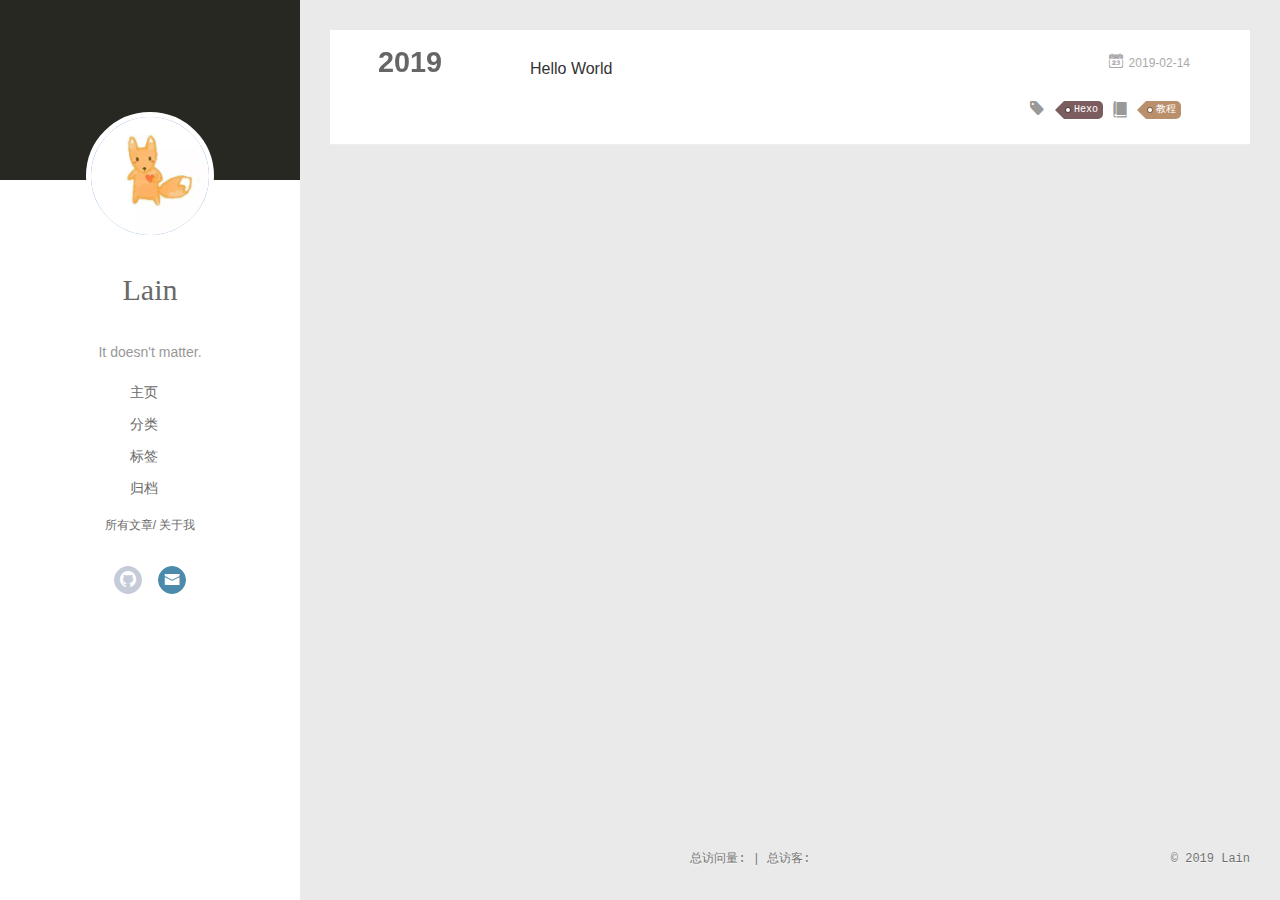
<file: archives/2019/02/index.html>
<!DOCTYPE html>
<html>
<head><meta name="generator" content="Hexo 3.8.0">
  <meta charset="utf-8">
  
  <meta name="renderer" content="webkit">
  <meta http-equiv="X-UA-Compatible" content="IE=edge">
  <link rel="dns-prefetch" href="https://zhengsaishuo.github.io">
  <title>Archives: 2019/2 | Lain&#39;s Blog</title>
  <meta name="viewport" content="width=device-width, initial-scale=1, maximum-scale=1">
  <meta name="description" content="云在青天水在瓶，自然自在保有永久的清明。">
<meta property="og:type" content="website">
<meta property="og:title" content="Lain&#39;s Blog">
<meta property="og:url" content="https://zhengsaishuo.github.io/archives/2019/02/index.html">
<meta property="og:site_name" content="Lain&#39;s Blog">
<meta property="og:description" content="云在青天水在瓶，自然自在保有永久的清明。">
<meta property="og:locale" content="zh-CN">
<meta name="twitter:card" content="summary">
<meta name="twitter:title" content="Lain&#39;s Blog">
<meta name="twitter:description" content="云在青天水在瓶，自然自在保有永久的清明。">
  
  
    <link rel="icon" href="/img/favicon.png">
  
  <link rel="stylesheet" type="text/css" href="/./main.0cf68a.css">
  <style type="text/css">
  
    #container.show {
      background: linear-gradient(200deg,#a0cfe4,#e8c37e);
    }
  </style>
  

  

</head>
</html>
<body>
  <div id="container" q-class="show:isCtnShow">
    <canvas id="anm-canvas" class="anm-canvas"></canvas>
    <div class="left-col" q-class="show:isShow">
      
<div class="overlay" style="background: #272822"></div>
<div class="intrude-less">
	<header id="header" class="inner">
		<a href="https://zhengsaishuo.github.io" class="profilepic">
			<img src="/img/avatar.jpg" class="js-avatar">
		</a>
		<hgroup>
		  <h1 class="header-author"><a href="https://zhengsaishuo.github.io">Lain</a></h1>
		</hgroup>
		
		<p class="header-subtitle">It doesn&#39;t matter.</p>
		

		<nav class="header-menu">
			<ul>
			
				<li><a href="/">主页</a></li>
	        
				<li><a href="/categories">分类</a></li>
	        
				<li><a href="/tags">标签</a></li>
	        
				<li><a href="/archives">归档</a></li>
	        
			</ul>
		</nav>
		<nav class="header-smart-menu">
    		
    			
    			<a q-on="click: openSlider(e, 'innerArchive')" href="javascript:void(0)">所有文章</a>
    			
            
    			
    			<a q-on="click: openSlider(e, 'aboutme')" href="javascript:void(0)">关于我</a>
    			
            
		</nav>
		<nav class="header-nav">
			<div class="social">
				
					<a class="github" target="_blank" href="https://github.com/zhengsaishuo" title="github"><i class="icon-github"></i></a>
		        
					<a class="mail" target="_blank" href="mailto:591039822@qq.com" title="mail"><i class="icon-mail"></i></a>
		        
			</div>
		</nav>
	</header>		
</div>

    </div>
    <div class="mid-col" q-class="show:isShow,hide:isShow|isFalse">
      
<nav id="mobile-nav">
  	<div class="overlay js-overlay" style="background: #272822"></div>
	<div class="btnctn js-mobile-btnctn">
  		<div class="slider-trigger list" q-on="click: openSlider(e)"><i class="icon icon-sort"></i></div>
	</div>
	<div class="intrude-less">
		<header id="header" class="inner">
			<div class="profilepic">
				<img src="/img/avatar.jpg" class="js-avatar">
			</div>
			<hgroup>
			  <h1 class="header-author js-header-author">Lain</h1>
			</hgroup>
			
			<p class="header-subtitle"><i class="icon icon-quo-left"></i>It doesn&#39;t matter.<i class="icon icon-quo-right"></i></p>
			
			
			
				
			
				
			
				
			
				
			
			
			
			<nav class="header-nav">
				<div class="social">
					
						<a class="github" target="_blank" href="https://github.com/zhengsaishuo" title="github"><i class="icon-github"></i></a>
			        
						<a class="mail" target="_blank" href="mailto:591039822@qq.com" title="mail"><i class="icon-mail"></i></a>
			        
				</div>
			</nav>

			<nav class="header-menu js-header-menu">
				<ul style="width: 70%">
				
				
					<li style="width: 25%"><a href="/">主页</a></li>
		        
					<li style="width: 25%"><a href="/categories">分类</a></li>
		        
					<li style="width: 25%"><a href="/tags">标签</a></li>
		        
					<li style="width: 25%"><a href="/archives">归档</a></li>
		        
				</ul>
			</nav>
		</header>				
	</div>
	<div class="mobile-mask" style="display:none" q-show="isShow"></div>
</nav>

      <div id="wrapper" class="body-wrap">
        <div class="menu-l">
          <div class="canvas-wrap">
            <canvas data-colors="#eaeaea" data-sectionHeight="100" data-contentId="js-content" id="myCanvas1" class="anm-canvas"></canvas>
          </div>
          <div id="js-content" class="content-ll">
            
  
  
    
    
      
      
      <section class="archives-wrap">
        <div class="archive-year-wrap">
          <a href="/archives/2019" class="archive-year">2019</a>
        </div>
        <div class="archives">
    
    <article class="archive-article archive-type-post">
  <div class="archive-article-inner">
    <header class="archive-article-header">
      	<div class="article-meta">
	      	<a href="/2019/02/14/hello-world/" class="archive-article-date">
  	<time datetime="2019-02-14T01:07:43.919Z" itemprop="datePublished"><i class="icon-calendar icon"></i>2019-02-14</time>
</a>
        </div>
    	 
  
    <h1 itemprop="name">
      <a class="archive-article-title" href="/2019/02/14/hello-world/">Hello World</a>
    </h1>
  

        <div class="article-info info-on-right">
          
	<div class="article-tag tagcloud">
		<i class="icon-price-tags icon"></i>
		<ul class="article-tag-list">
			 
        		<li class="article-tag-list-item">
        			<a href="javascript:void(0)" class="js-tag article-tag-list-link color5">Hexo</a>
        		</li>
      		
		</ul>
	</div>

          
	<div class="article-category tagcloud">
		<i class="icon-book icon"></i>
		<ul class="article-tag-list">
			 
        		<li class="article-tag-list-item">
        			<a href="/categories/教程//" class="article-tag-list-link color3">教程</a>
        		</li>
      		
		</ul>
	</div>


        </div>
        <div class="clearfix"></div>
    </header>
  </div>
</article>
  
  
    </div></section>
  

    


          </div>
        </div>
      </div>
      
<footer id="footer">
  <div class="outer">
    <div id="footer-info">
    	<div class="footer-right">
    		&copy; 2019 Lain
    	</div>
      	<!-- <div class="footer-right">
      		<a href="http://hexo.io/" target="_blank">Hexo</a>  Theme <a href="https://github.com/litten/hexo-theme-yilia" target="_blank">Yilia</a> by Litten
				</div> -->
				<div calss="count-span">
					<span id="busuanzi_container_site_pv">
					总访问量: <span id="busuanzi_value_site_pv"></span>|
					</span>
					<span id="busuanzi_container_site_uv">
					总访客: <span id="busuanzi_value_site_uv"></span>
					</span>
			</div>
			<!-- 根据个人喜好在相应位置添加以上代码 -->
			
			<script async src="//busuanzi.ibruce.info/busuanzi/2.3/busuanzi.pure.mini.js"></script>
    </div>
  </div>
</footer>
<!--页面点击小红心-->
<script type="text/javascript" src="/love.js"></script>
    </div>
    <script>
	var yiliaConfig = {
		mathjax: true,
		isHome: false,
		isPost: false,
		isArchive: true,
		isTag: false,
		isCategory: false,
		open_in_new: false,
		toc_hide_index: true,
		root: "/",
		innerArchive: true,
		showTags: true
	}
</script>

<script>!function(t){function n(e){if(r[e])return r[e].exports;var i=r[e]={exports:{},id:e,loaded:!1};return t[e].call(i.exports,i,i.exports,n),i.loaded=!0,i.exports}var r={};n.m=t,n.c=r,n.p="./",n(0)}([function(t,n,r){r(195),t.exports=r(191)},function(t,n,r){var e=r(3),i=r(52),o=r(27),u=r(28),c=r(53),f="prototype",a=function(t,n,r){var s,l,h,v,p=t&a.F,d=t&a.G,y=t&a.S,g=t&a.P,b=t&a.B,m=d?e:y?e[n]||(e[n]={}):(e[n]||{})[f],x=d?i:i[n]||(i[n]={}),w=x[f]||(x[f]={});d&&(r=n);for(s in r)l=!p&&m&&void 0!==m[s],h=(l?m:r)[s],v=b&&l?c(h,e):g&&"function"==typeof h?c(Function.call,h):h,m&&u(m,s,h,t&a.U),x[s]!=h&&o(x,s,v),g&&w[s]!=h&&(w[s]=h)};e.core=i,a.F=1,a.G=2,a.S=4,a.P=8,a.B=16,a.W=32,a.U=64,a.R=128,t.exports=a},function(t,n,r){var e=r(6);t.exports=function(t){if(!e(t))throw TypeError(t+" is not an object!");return t}},function(t,n){var r=t.exports="undefined"!=typeof window&&window.Math==Math?window:"undefined"!=typeof self&&self.Math==Math?self:Function("return this")();"number"==typeof __g&&(__g=r)},function(t,n){t.exports=function(t){try{return!!t()}catch(t){return!0}}},function(t,n){var r=t.exports="undefined"!=typeof window&&window.Math==Math?window:"undefined"!=typeof self&&self.Math==Math?self:Function("return this")();"number"==typeof __g&&(__g=r)},function(t,n){t.exports=function(t){return"object"==typeof t?null!==t:"function"==typeof t}},function(t,n,r){var e=r(126)("wks"),i=r(76),o=r(3).Symbol,u="function"==typeof o;(t.exports=function(t){return e[t]||(e[t]=u&&o[t]||(u?o:i)("Symbol."+t))}).store=e},function(t,n){var r={}.hasOwnProperty;t.exports=function(t,n){return r.call(t,n)}},function(t,n,r){var e=r(94),i=r(33);t.exports=function(t){return e(i(t))}},function(t,n,r){t.exports=!r(4)(function(){return 7!=Object.defineProperty({},"a",{get:function(){return 7}}).a})},function(t,n,r){var e=r(2),i=r(167),o=r(50),u=Object.defineProperty;n.f=r(10)?Object.defineProperty:function(t,n,r){if(e(t),n=o(n,!0),e(r),i)try{return u(t,n,r)}catch(t){}if("get"in r||"set"in r)throw TypeError("Accessors not supported!");return"value"in r&&(t[n]=r.value),t}},function(t,n,r){t.exports=!r(18)(function(){return 7!=Object.defineProperty({},"a",{get:function(){return 7}}).a})},function(t,n,r){var e=r(14),i=r(22);t.exports=r(12)?function(t,n,r){return e.f(t,n,i(1,r))}:function(t,n,r){return t[n]=r,t}},function(t,n,r){var e=r(20),i=r(58),o=r(42),u=Object.defineProperty;n.f=r(12)?Object.defineProperty:function(t,n,r){if(e(t),n=o(n,!0),e(r),i)try{return u(t,n,r)}catch(t){}if("get"in r||"set"in r)throw TypeError("Accessors not supported!");return"value"in r&&(t[n]=r.value),t}},function(t,n,r){var e=r(40)("wks"),i=r(23),o=r(5).Symbol,u="function"==typeof o;(t.exports=function(t){return e[t]||(e[t]=u&&o[t]||(u?o:i)("Symbol."+t))}).store=e},function(t,n,r){var e=r(67),i=Math.min;t.exports=function(t){return t>0?i(e(t),9007199254740991):0}},function(t,n,r){var e=r(46);t.exports=function(t){return Object(e(t))}},function(t,n){t.exports=function(t){try{return!!t()}catch(t){return!0}}},function(t,n,r){var e=r(63),i=r(34);t.exports=Object.keys||function(t){return e(t,i)}},function(t,n,r){var e=r(21);t.exports=function(t){if(!e(t))throw TypeError(t+" is not an object!");return t}},function(t,n){t.exports=function(t){return"object"==typeof t?null!==t:"function"==typeof t}},function(t,n){t.exports=function(t,n){return{enumerable:!(1&t),configurable:!(2&t),writable:!(4&t),value:n}}},function(t,n){var r=0,e=Math.random();t.exports=function(t){return"Symbol(".concat(void 0===t?"":t,")_",(++r+e).toString(36))}},function(t,n){var r={}.hasOwnProperty;t.exports=function(t,n){return r.call(t,n)}},function(t,n){var r=t.exports={version:"2.4.0"};"number"==typeof __e&&(__e=r)},function(t,n){t.exports=function(t){if("function"!=typeof t)throw TypeError(t+" is not a function!");return t}},function(t,n,r){var e=r(11),i=r(66);t.exports=r(10)?function(t,n,r){return e.f(t,n,i(1,r))}:function(t,n,r){return t[n]=r,t}},function(t,n,r){var e=r(3),i=r(27),o=r(24),u=r(76)("src"),c="toString",f=Function[c],a=(""+f).split(c);r(52).inspectSource=function(t){return f.call(t)},(t.exports=function(t,n,r,c){var f="function"==typeof r;f&&(o(r,"name")||i(r,"name",n)),t[n]!==r&&(f&&(o(r,u)||i(r,u,t[n]?""+t[n]:a.join(String(n)))),t===e?t[n]=r:c?t[n]?t[n]=r:i(t,n,r):(delete t[n],i(t,n,r)))})(Function.prototype,c,function(){return"function"==typeof this&&this[u]||f.call(this)})},function(t,n,r){var e=r(1),i=r(4),o=r(46),u=function(t,n,r,e){var i=String(o(t)),u="<"+n;return""!==r&&(u+=" "+r+'="'+String(e).replace(/"/g,"&quot;")+'"'),u+">"+i+"</"+n+">"};t.exports=function(t,n){var r={};r[t]=n(u),e(e.P+e.F*i(function(){var n=""[t]('"');return n!==n.toLowerCase()||n.split('"').length>3}),"String",r)}},function(t,n,r){var e=r(115),i=r(46);t.exports=function(t){return e(i(t))}},function(t,n,r){var e=r(116),i=r(66),o=r(30),u=r(50),c=r(24),f=r(167),a=Object.getOwnPropertyDescriptor;n.f=r(10)?a:function(t,n){if(t=o(t),n=u(n,!0),f)try{return a(t,n)}catch(t){}if(c(t,n))return i(!e.f.call(t,n),t[n])}},function(t,n,r){var e=r(24),i=r(17),o=r(145)("IE_PROTO"),u=Object.prototype;t.exports=Object.getPrototypeOf||function(t){return t=i(t),e(t,o)?t[o]:"function"==typeof t.constructor&&t instanceof t.constructor?t.constructor.prototype:t instanceof Object?u:null}},function(t,n){t.exports=function(t){if(void 0==t)throw TypeError("Can't call method on  "+t);return t}},function(t,n){t.exports="constructor,hasOwnProperty,isPrototypeOf,propertyIsEnumerable,toLocaleString,toString,valueOf".split(",")},function(t,n){t.exports={}},function(t,n){t.exports=!0},function(t,n){n.f={}.propertyIsEnumerable},function(t,n,r){var e=r(14).f,i=r(8),o=r(15)("toStringTag");t.exports=function(t,n,r){t&&!i(t=r?t:t.prototype,o)&&e(t,o,{configurable:!0,value:n})}},function(t,n,r){var e=r(40)("keys"),i=r(23);t.exports=function(t){return e[t]||(e[t]=i(t))}},function(t,n,r){var e=r(5),i="__core-js_shared__",o=e[i]||(e[i]={});t.exports=function(t){return o[t]||(o[t]={})}},function(t,n){var r=Math.ceil,e=Math.floor;t.exports=function(t){return isNaN(t=+t)?0:(t>0?e:r)(t)}},function(t,n,r){var e=r(21);t.exports=function(t,n){if(!e(t))return t;var r,i;if(n&&"function"==typeof(r=t.toString)&&!e(i=r.call(t)))return i;if("function"==typeof(r=t.valueOf)&&!e(i=r.call(t)))return i;if(!n&&"function"==typeof(r=t.toString)&&!e(i=r.call(t)))return i;throw TypeError("Can't convert object to primitive value")}},function(t,n,r){var e=r(5),i=r(25),o=r(36),u=r(44),c=r(14).f;t.exports=function(t){var n=i.Symbol||(i.Symbol=o?{}:e.Symbol||{});"_"==t.charAt(0)||t in n||c(n,t,{value:u.f(t)})}},function(t,n,r){n.f=r(15)},function(t,n){var r={}.toString;t.exports=function(t){return r.call(t).slice(8,-1)}},function(t,n){t.exports=function(t){if(void 0==t)throw TypeError("Can't call method on  "+t);return t}},function(t,n,r){var e=r(4);t.exports=function(t,n){return!!t&&e(function(){n?t.call(null,function(){},1):t.call(null)})}},function(t,n,r){var e=r(53),i=r(115),o=r(17),u=r(16),c=r(203);t.exports=function(t,n){var r=1==t,f=2==t,a=3==t,s=4==t,l=6==t,h=5==t||l,v=n||c;return function(n,c,p){for(var d,y,g=o(n),b=i(g),m=e(c,p,3),x=u(b.length),w=0,S=r?v(n,x):f?v(n,0):void 0;x>w;w++)if((h||w in b)&&(d=b[w],y=m(d,w,g),t))if(r)S[w]=y;else if(y)switch(t){case 3:return!0;case 5:return d;case 6:return w;case 2:S.push(d)}else if(s)return!1;return l?-1:a||s?s:S}}},function(t,n,r){var e=r(1),i=r(52),o=r(4);t.exports=function(t,n){var r=(i.Object||{})[t]||Object[t],u={};u[t]=n(r),e(e.S+e.F*o(function(){r(1)}),"Object",u)}},function(t,n,r){var e=r(6);t.exports=function(t,n){if(!e(t))return t;var r,i;if(n&&"function"==typeof(r=t.toString)&&!e(i=r.call(t)))return i;if("function"==typeof(r=t.valueOf)&&!e(i=r.call(t)))return i;if(!n&&"function"==typeof(r=t.toString)&&!e(i=r.call(t)))return i;throw TypeError("Can't convert object to primitive value")}},function(t,n,r){var e=r(5),i=r(25),o=r(91),u=r(13),c="prototype",f=function(t,n,r){var a,s,l,h=t&f.F,v=t&f.G,p=t&f.S,d=t&f.P,y=t&f.B,g=t&f.W,b=v?i:i[n]||(i[n]={}),m=b[c],x=v?e:p?e[n]:(e[n]||{})[c];v&&(r=n);for(a in r)(s=!h&&x&&void 0!==x[a])&&a in b||(l=s?x[a]:r[a],b[a]=v&&"function"!=typeof x[a]?r[a]:y&&s?o(l,e):g&&x[a]==l?function(t){var n=function(n,r,e){if(this instanceof t){switch(arguments.length){case 0:return new t;case 1:return new t(n);case 2:return new t(n,r)}return new t(n,r,e)}return t.apply(this,arguments)};return n[c]=t[c],n}(l):d&&"function"==typeof l?o(Function.call,l):l,d&&((b.virtual||(b.virtual={}))[a]=l,t&f.R&&m&&!m[a]&&u(m,a,l)))};f.F=1,f.G=2,f.S=4,f.P=8,f.B=16,f.W=32,f.U=64,f.R=128,t.exports=f},function(t,n){var r=t.exports={version:"2.4.0"};"number"==typeof __e&&(__e=r)},function(t,n,r){var e=r(26);t.exports=function(t,n,r){if(e(t),void 0===n)return t;switch(r){case 1:return function(r){return t.call(n,r)};case 2:return function(r,e){return t.call(n,r,e)};case 3:return function(r,e,i){return t.call(n,r,e,i)}}return function(){return t.apply(n,arguments)}}},function(t,n,r){var e=r(183),i=r(1),o=r(126)("metadata"),u=o.store||(o.store=new(r(186))),c=function(t,n,r){var i=u.get(t);if(!i){if(!r)return;u.set(t,i=new e)}var o=i.get(n);if(!o){if(!r)return;i.set(n,o=new e)}return o},f=function(t,n,r){var e=c(n,r,!1);return void 0!==e&&e.has(t)},a=function(t,n,r){var e=c(n,r,!1);return void 0===e?void 0:e.get(t)},s=function(t,n,r,e){c(r,e,!0).set(t,n)},l=function(t,n){var r=c(t,n,!1),e=[];return r&&r.forEach(function(t,n){e.push(n)}),e},h=function(t){return void 0===t||"symbol"==typeof t?t:String(t)},v=function(t){i(i.S,"Reflect",t)};t.exports={store:u,map:c,has:f,get:a,set:s,keys:l,key:h,exp:v}},function(t,n,r){"use strict";if(r(10)){var e=r(69),i=r(3),o=r(4),u=r(1),c=r(127),f=r(152),a=r(53),s=r(68),l=r(66),h=r(27),v=r(73),p=r(67),d=r(16),y=r(75),g=r(50),b=r(24),m=r(180),x=r(114),w=r(6),S=r(17),_=r(137),O=r(70),E=r(32),P=r(71).f,j=r(154),F=r(76),M=r(7),A=r(48),N=r(117),T=r(146),I=r(155),k=r(80),L=r(123),R=r(74),C=r(130),D=r(160),U=r(11),W=r(31),G=U.f,B=W.f,V=i.RangeError,z=i.TypeError,q=i.Uint8Array,K="ArrayBuffer",J="Shared"+K,Y="BYTES_PER_ELEMENT",H="prototype",$=Array[H],X=f.ArrayBuffer,Q=f.DataView,Z=A(0),tt=A(2),nt=A(3),rt=A(4),et=A(5),it=A(6),ot=N(!0),ut=N(!1),ct=I.values,ft=I.keys,at=I.entries,st=$.lastIndexOf,lt=$.reduce,ht=$.reduceRight,vt=$.join,pt=$.sort,dt=$.slice,yt=$.toString,gt=$.toLocaleString,bt=M("iterator"),mt=M("toStringTag"),xt=F("typed_constructor"),wt=F("def_constructor"),St=c.CONSTR,_t=c.TYPED,Ot=c.VIEW,Et="Wrong length!",Pt=A(1,function(t,n){return Tt(T(t,t[wt]),n)}),jt=o(function(){return 1===new q(new Uint16Array([1]).buffer)[0]}),Ft=!!q&&!!q[H].set&&o(function(){new q(1).set({})}),Mt=function(t,n){if(void 0===t)throw z(Et);var r=+t,e=d(t);if(n&&!m(r,e))throw V(Et);return e},At=function(t,n){var r=p(t);if(r<0||r%n)throw V("Wrong offset!");return r},Nt=function(t){if(w(t)&&_t in t)return t;throw z(t+" is not a typed array!")},Tt=function(t,n){if(!(w(t)&&xt in t))throw z("It is not a typed array constructor!");return new t(n)},It=function(t,n){return kt(T(t,t[wt]),n)},kt=function(t,n){for(var r=0,e=n.length,i=Tt(t,e);e>r;)i[r]=n[r++];return i},Lt=function(t,n,r){G(t,n,{get:function(){return this._d[r]}})},Rt=function(t){var n,r,e,i,o,u,c=S(t),f=arguments.length,s=f>1?arguments[1]:void 0,l=void 0!==s,h=j(c);if(void 0!=h&&!_(h)){for(u=h.call(c),e=[],n=0;!(o=u.next()).done;n++)e.push(o.value);c=e}for(l&&f>2&&(s=a(s,arguments[2],2)),n=0,r=d(c.length),i=Tt(this,r);r>n;n++)i[n]=l?s(c[n],n):c[n];return i},Ct=function(){for(var t=0,n=arguments.length,r=Tt(this,n);n>t;)r[t]=arguments[t++];return r},Dt=!!q&&o(function(){gt.call(new q(1))}),Ut=function(){return gt.apply(Dt?dt.call(Nt(this)):Nt(this),arguments)},Wt={copyWithin:function(t,n){return D.call(Nt(this),t,n,arguments.length>2?arguments[2]:void 0)},every:function(t){return rt(Nt(this),t,arguments.length>1?arguments[1]:void 0)},fill:function(t){return C.apply(Nt(this),arguments)},filter:function(t){return It(this,tt(Nt(this),t,arguments.length>1?arguments[1]:void 0))},find:function(t){return et(Nt(this),t,arguments.length>1?arguments[1]:void 0)},findIndex:function(t){return it(Nt(this),t,arguments.length>1?arguments[1]:void 0)},forEach:function(t){Z(Nt(this),t,arguments.length>1?arguments[1]:void 0)},indexOf:function(t){return ut(Nt(this),t,arguments.length>1?arguments[1]:void 0)},includes:function(t){return ot(Nt(this),t,arguments.length>1?arguments[1]:void 0)},join:function(t){return vt.apply(Nt(this),arguments)},lastIndexOf:function(t){return st.apply(Nt(this),arguments)},map:function(t){return Pt(Nt(this),t,arguments.length>1?arguments[1]:void 0)},reduce:function(t){return lt.apply(Nt(this),arguments)},reduceRight:function(t){return ht.apply(Nt(this),arguments)},reverse:function(){for(var t,n=this,r=Nt(n).length,e=Math.floor(r/2),i=0;i<e;)t=n[i],n[i++]=n[--r],n[r]=t;return n},some:function(t){return nt(Nt(this),t,arguments.length>1?arguments[1]:void 0)},sort:function(t){return pt.call(Nt(this),t)},subarray:function(t,n){var r=Nt(this),e=r.length,i=y(t,e);return new(T(r,r[wt]))(r.buffer,r.byteOffset+i*r.BYTES_PER_ELEMENT,d((void 0===n?e:y(n,e))-i))}},Gt=function(t,n){return It(this,dt.call(Nt(this),t,n))},Bt=function(t){Nt(this);var n=At(arguments[1],1),r=this.length,e=S(t),i=d(e.length),o=0;if(i+n>r)throw V(Et);for(;o<i;)this[n+o]=e[o++]},Vt={entries:function(){return at.call(Nt(this))},keys:function(){return ft.call(Nt(this))},values:function(){return ct.call(Nt(this))}},zt=function(t,n){return w(t)&&t[_t]&&"symbol"!=typeof n&&n in t&&String(+n)==String(n)},qt=function(t,n){return zt(t,n=g(n,!0))?l(2,t[n]):B(t,n)},Kt=function(t,n,r){return!(zt(t,n=g(n,!0))&&w(r)&&b(r,"value"))||b(r,"get")||b(r,"set")||r.configurable||b(r,"writable")&&!r.writable||b(r,"enumerable")&&!r.enumerable?G(t,n,r):(t[n]=r.value,t)};St||(W.f=qt,U.f=Kt),u(u.S+u.F*!St,"Object",{getOwnPropertyDescriptor:qt,defineProperty:Kt}),o(function(){yt.call({})})&&(yt=gt=function(){return vt.call(this)});var Jt=v({},Wt);v(Jt,Vt),h(Jt,bt,Vt.values),v(Jt,{slice:Gt,set:Bt,constructor:function(){},toString:yt,toLocaleString:Ut}),Lt(Jt,"buffer","b"),Lt(Jt,"byteOffset","o"),Lt(Jt,"byteLength","l"),Lt(Jt,"length","e"),G(Jt,mt,{get:function(){return this[_t]}}),t.exports=function(t,n,r,f){f=!!f;var a=t+(f?"Clamped":"")+"Array",l="Uint8Array"!=a,v="get"+t,p="set"+t,y=i[a],g=y||{},b=y&&E(y),m=!y||!c.ABV,S={},_=y&&y[H],j=function(t,r){var e=t._d;return e.v[v](r*n+e.o,jt)},F=function(t,r,e){var i=t._d;f&&(e=(e=Math.round(e))<0?0:e>255?255:255&e),i.v[p](r*n+i.o,e,jt)},M=function(t,n){G(t,n,{get:function(){return j(this,n)},set:function(t){return F(this,n,t)},enumerable:!0})};m?(y=r(function(t,r,e,i){s(t,y,a,"_d");var o,u,c,f,l=0,v=0;if(w(r)){if(!(r instanceof X||(f=x(r))==K||f==J))return _t in r?kt(y,r):Rt.call(y,r);o=r,v=At(e,n);var p=r.byteLength;if(void 0===i){if(p%n)throw V(Et);if((u=p-v)<0)throw V(Et)}else if((u=d(i)*n)+v>p)throw V(Et);c=u/n}else c=Mt(r,!0),u=c*n,o=new X(u);for(h(t,"_d",{b:o,o:v,l:u,e:c,v:new Q(o)});l<c;)M(t,l++)}),_=y[H]=O(Jt),h(_,"constructor",y)):L(function(t){new y(null),new y(t)},!0)||(y=r(function(t,r,e,i){s(t,y,a);var o;return w(r)?r instanceof X||(o=x(r))==K||o==J?void 0!==i?new g(r,At(e,n),i):void 0!==e?new g(r,At(e,n)):new g(r):_t in r?kt(y,r):Rt.call(y,r):new g(Mt(r,l))}),Z(b!==Function.prototype?P(g).concat(P(b)):P(g),function(t){t in y||h(y,t,g[t])}),y[H]=_,e||(_.constructor=y));var A=_[bt],N=!!A&&("values"==A.name||void 0==A.name),T=Vt.values;h(y,xt,!0),h(_,_t,a),h(_,Ot,!0),h(_,wt,y),(f?new y(1)[mt]==a:mt in _)||G(_,mt,{get:function(){return a}}),S[a]=y,u(u.G+u.W+u.F*(y!=g),S),u(u.S,a,{BYTES_PER_ELEMENT:n,from:Rt,of:Ct}),Y in _||h(_,Y,n),u(u.P,a,Wt),R(a),u(u.P+u.F*Ft,a,{set:Bt}),u(u.P+u.F*!N,a,Vt),u(u.P+u.F*(_.toString!=yt),a,{toString:yt}),u(u.P+u.F*o(function(){new y(1).slice()}),a,{slice:Gt}),u(u.P+u.F*(o(function(){return[1,2].toLocaleString()!=new y([1,2]).toLocaleString()})||!o(function(){_.toLocaleString.call([1,2])})),a,{toLocaleString:Ut}),k[a]=N?A:T,e||N||h(_,bt,T)}}else t.exports=function(){}},function(t,n){var r={}.toString;t.exports=function(t){return r.call(t).slice(8,-1)}},function(t,n,r){var e=r(21),i=r(5).document,o=e(i)&&e(i.createElement);t.exports=function(t){return o?i.createElement(t):{}}},function(t,n,r){t.exports=!r(12)&&!r(18)(function(){return 7!=Object.defineProperty(r(57)("div"),"a",{get:function(){return 7}}).a})},function(t,n,r){"use strict";var e=r(36),i=r(51),o=r(64),u=r(13),c=r(8),f=r(35),a=r(96),s=r(38),l=r(103),h=r(15)("iterator"),v=!([].keys&&"next"in[].keys()),p="keys",d="values",y=function(){return this};t.exports=function(t,n,r,g,b,m,x){a(r,n,g);var w,S,_,O=function(t){if(!v&&t in F)return F[t];switch(t){case p:case d:return function(){return new r(this,t)}}return function(){return new r(this,t)}},E=n+" Iterator",P=b==d,j=!1,F=t.prototype,M=F[h]||F["@@iterator"]||b&&F[b],A=M||O(b),N=b?P?O("entries"):A:void 0,T="Array"==n?F.entries||M:M;if(T&&(_=l(T.call(new t)))!==Object.prototype&&(s(_,E,!0),e||c(_,h)||u(_,h,y)),P&&M&&M.name!==d&&(j=!0,A=function(){return M.call(this)}),e&&!x||!v&&!j&&F[h]||u(F,h,A),f[n]=A,f[E]=y,b)if(w={values:P?A:O(d),keys:m?A:O(p),entries:N},x)for(S in w)S in F||o(F,S,w[S]);else i(i.P+i.F*(v||j),n,w);return w}},function(t,n,r){var e=r(20),i=r(100),o=r(34),u=r(39)("IE_PROTO"),c=function(){},f="prototype",a=function(){var t,n=r(57)("iframe"),e=o.length;for(n.style.display="none",r(93).appendChild(n),n.src="javascript:",t=n.contentWindow.document,t.open(),t.write("<script>document.F=Object<\/script>"),t.close(),a=t.F;e--;)delete a[f][o[e]];return a()};t.exports=Object.create||function(t,n){var r;return null!==t?(c[f]=e(t),r=new c,c[f]=null,r[u]=t):r=a(),void 0===n?r:i(r,n)}},function(t,n,r){var e=r(63),i=r(34).concat("length","prototype");n.f=Object.getOwnPropertyNames||function(t){return e(t,i)}},function(t,n){n.f=Object.getOwnPropertySymbols},function(t,n,r){var e=r(8),i=r(9),o=r(90)(!1),u=r(39)("IE_PROTO");t.exports=function(t,n){var r,c=i(t),f=0,a=[];for(r in c)r!=u&&e(c,r)&&a.push(r);for(;n.length>f;)e(c,r=n[f++])&&(~o(a,r)||a.push(r));return a}},function(t,n,r){t.exports=r(13)},function(t,n,r){var e=r(76)("meta"),i=r(6),o=r(24),u=r(11).f,c=0,f=Object.isExtensible||function(){return!0},a=!r(4)(function(){return f(Object.preventExtensions({}))}),s=function(t){u(t,e,{value:{i:"O"+ ++c,w:{}}})},l=function(t,n){if(!i(t))return"symbol"==typeof t?t:("string"==typeof t?"S":"P")+t;if(!o(t,e)){if(!f(t))return"F";if(!n)return"E";s(t)}return t[e].i},h=function(t,n){if(!o(t,e)){if(!f(t))return!0;if(!n)return!1;s(t)}return t[e].w},v=function(t){return a&&p.NEED&&f(t)&&!o(t,e)&&s(t),t},p=t.exports={KEY:e,NEED:!1,fastKey:l,getWeak:h,onFreeze:v}},function(t,n){t.exports=function(t,n){return{enumerable:!(1&t),configurable:!(2&t),writable:!(4&t),value:n}}},function(t,n){var r=Math.ceil,e=Math.floor;t.exports=function(t){return isNaN(t=+t)?0:(t>0?e:r)(t)}},function(t,n){t.exports=function(t,n,r,e){if(!(t instanceof n)||void 0!==e&&e in t)throw TypeError(r+": incorrect invocation!");return t}},function(t,n){t.exports=!1},function(t,n,r){var e=r(2),i=r(173),o=r(133),u=r(145)("IE_PROTO"),c=function(){},f="prototype",a=function(){var t,n=r(132)("iframe"),e=o.length;for(n.style.display="none",r(135).appendChild(n),n.src="javascript:",t=n.contentWindow.document,t.open(),t.write("<script>document.F=Object<\/script>"),t.close(),a=t.F;e--;)delete a[f][o[e]];return a()};t.exports=Object.create||function(t,n){var r;return null!==t?(c[f]=e(t),r=new c,c[f]=null,r[u]=t):r=a(),void 0===n?r:i(r,n)}},function(t,n,r){var e=r(175),i=r(133).concat("length","prototype");n.f=Object.getOwnPropertyNames||function(t){return e(t,i)}},function(t,n,r){var e=r(175),i=r(133);t.exports=Object.keys||function(t){return e(t,i)}},function(t,n,r){var e=r(28);t.exports=function(t,n,r){for(var i in n)e(t,i,n[i],r);return t}},function(t,n,r){"use strict";var e=r(3),i=r(11),o=r(10),u=r(7)("species");t.exports=function(t){var n=e[t];o&&n&&!n[u]&&i.f(n,u,{configurable:!0,get:function(){return this}})}},function(t,n,r){var e=r(67),i=Math.max,o=Math.min;t.exports=function(t,n){return t=e(t),t<0?i(t+n,0):o(t,n)}},function(t,n){var r=0,e=Math.random();t.exports=function(t){return"Symbol(".concat(void 0===t?"":t,")_",(++r+e).toString(36))}},function(t,n,r){var e=r(33);t.exports=function(t){return Object(e(t))}},function(t,n,r){var e=r(7)("unscopables"),i=Array.prototype;void 0==i[e]&&r(27)(i,e,{}),t.exports=function(t){i[e][t]=!0}},function(t,n,r){var e=r(53),i=r(169),o=r(137),u=r(2),c=r(16),f=r(154),a={},s={},n=t.exports=function(t,n,r,l,h){var v,p,d,y,g=h?function(){return t}:f(t),b=e(r,l,n?2:1),m=0;if("function"!=typeof g)throw TypeError(t+" is not iterable!");if(o(g)){for(v=c(t.length);v>m;m++)if((y=n?b(u(p=t[m])[0],p[1]):b(t[m]))===a||y===s)return y}else for(d=g.call(t);!(p=d.next()).done;)if((y=i(d,b,p.value,n))===a||y===s)return y};n.BREAK=a,n.RETURN=s},function(t,n){t.exports={}},function(t,n,r){var e=r(11).f,i=r(24),o=r(7)("toStringTag");t.exports=function(t,n,r){t&&!i(t=r?t:t.prototype,o)&&e(t,o,{configurable:!0,value:n})}},function(t,n,r){var e=r(1),i=r(46),o=r(4),u=r(150),c="["+u+"]",f="​",a=RegExp("^"+c+c+"*"),s=RegExp(c+c+"*$"),l=function(t,n,r){var i={},c=o(function(){return!!u[t]()||f[t]()!=f}),a=i[t]=c?n(h):u[t];r&&(i[r]=a),e(e.P+e.F*c,"String",i)},h=l.trim=function(t,n){return t=String(i(t)),1&n&&(t=t.replace(a,"")),2&n&&(t=t.replace(s,"")),t};t.exports=l},function(t,n,r){t.exports={default:r(86),__esModule:!0}},function(t,n,r){t.exports={default:r(87),__esModule:!0}},function(t,n,r){"use strict";function e(t){return t&&t.__esModule?t:{default:t}}n.__esModule=!0;var i=r(84),o=e(i),u=r(83),c=e(u),f="function"==typeof c.default&&"symbol"==typeof o.default?function(t){return typeof t}:function(t){return t&&"function"==typeof c.default&&t.constructor===c.default&&t!==c.default.prototype?"symbol":typeof t};n.default="function"==typeof c.default&&"symbol"===f(o.default)?function(t){return void 0===t?"undefined":f(t)}:function(t){return t&&"function"==typeof c.default&&t.constructor===c.default&&t!==c.default.prototype?"symbol":void 0===t?"undefined":f(t)}},function(t,n,r){r(110),r(108),r(111),r(112),t.exports=r(25).Symbol},function(t,n,r){r(109),r(113),t.exports=r(44).f("iterator")},function(t,n){t.exports=function(t){if("function"!=typeof t)throw TypeError(t+" is not a function!");return t}},function(t,n){t.exports=function(){}},function(t,n,r){var e=r(9),i=r(106),o=r(105);t.exports=function(t){return function(n,r,u){var c,f=e(n),a=i(f.length),s=o(u,a);if(t&&r!=r){for(;a>s;)if((c=f[s++])!=c)return!0}else for(;a>s;s++)if((t||s in f)&&f[s]===r)return t||s||0;return!t&&-1}}},function(t,n,r){var e=r(88);t.exports=function(t,n,r){if(e(t),void 0===n)return t;switch(r){case 1:return function(r){return t.call(n,r)};case 2:return function(r,e){return t.call(n,r,e)};case 3:return function(r,e,i){return t.call(n,r,e,i)}}return function(){return t.apply(n,arguments)}}},function(t,n,r){var e=r(19),i=r(62),o=r(37);t.exports=function(t){var n=e(t),r=i.f;if(r)for(var u,c=r(t),f=o.f,a=0;c.length>a;)f.call(t,u=c[a++])&&n.push(u);return n}},function(t,n,r){t.exports=r(5).document&&document.documentElement},function(t,n,r){var e=r(56);t.exports=Object("z").propertyIsEnumerable(0)?Object:function(t){return"String"==e(t)?t.split(""):Object(t)}},function(t,n,r){var e=r(56);t.exports=Array.isArray||function(t){return"Array"==e(t)}},function(t,n,r){"use strict";var e=r(60),i=r(22),o=r(38),u={};r(13)(u,r(15)("iterator"),function(){return this}),t.exports=function(t,n,r){t.prototype=e(u,{next:i(1,r)}),o(t,n+" Iterator")}},function(t,n){t.exports=function(t,n){return{value:n,done:!!t}}},function(t,n,r){var e=r(19),i=r(9);t.exports=function(t,n){for(var r,o=i(t),u=e(o),c=u.length,f=0;c>f;)if(o[r=u[f++]]===n)return r}},function(t,n,r){var e=r(23)("meta"),i=r(21),o=r(8),u=r(14).f,c=0,f=Object.isExtensible||function(){return!0},a=!r(18)(function(){return f(Object.preventExtensions({}))}),s=function(t){u(t,e,{value:{i:"O"+ ++c,w:{}}})},l=function(t,n){if(!i(t))return"symbol"==typeof t?t:("string"==typeof t?"S":"P")+t;if(!o(t,e)){if(!f(t))return"F";if(!n)return"E";s(t)}return t[e].i},h=function(t,n){if(!o(t,e)){if(!f(t))return!0;if(!n)return!1;s(t)}return t[e].w},v=function(t){return a&&p.NEED&&f(t)&&!o(t,e)&&s(t),t},p=t.exports={KEY:e,NEED:!1,fastKey:l,getWeak:h,onFreeze:v}},function(t,n,r){var e=r(14),i=r(20),o=r(19);t.exports=r(12)?Object.defineProperties:function(t,n){i(t);for(var r,u=o(n),c=u.length,f=0;c>f;)e.f(t,r=u[f++],n[r]);return t}},function(t,n,r){var e=r(37),i=r(22),o=r(9),u=r(42),c=r(8),f=r(58),a=Object.getOwnPropertyDescriptor;n.f=r(12)?a:function(t,n){if(t=o(t),n=u(n,!0),f)try{return a(t,n)}catch(t){}if(c(t,n))return i(!e.f.call(t,n),t[n])}},function(t,n,r){var e=r(9),i=r(61).f,o={}.toString,u="object"==typeof window&&window&&Object.getOwnPropertyNames?Object.getOwnPropertyNames(window):[],c=function(t){try{return i(t)}catch(t){return u.slice()}};t.exports.f=function(t){return u&&"[object Window]"==o.call(t)?c(t):i(e(t))}},function(t,n,r){var e=r(8),i=r(77),o=r(39)("IE_PROTO"),u=Object.prototype;t.exports=Object.getPrototypeOf||function(t){return t=i(t),e(t,o)?t[o]:"function"==typeof t.constructor&&t instanceof t.constructor?t.constructor.prototype:t instanceof Object?u:null}},function(t,n,r){var e=r(41),i=r(33);t.exports=function(t){return function(n,r){var o,u,c=String(i(n)),f=e(r),a=c.length;return f<0||f>=a?t?"":void 0:(o=c.charCodeAt(f),o<55296||o>56319||f+1===a||(u=c.charCodeAt(f+1))<56320||u>57343?t?c.charAt(f):o:t?c.slice(f,f+2):u-56320+(o-55296<<10)+65536)}}},function(t,n,r){var e=r(41),i=Math.max,o=Math.min;t.exports=function(t,n){return t=e(t),t<0?i(t+n,0):o(t,n)}},function(t,n,r){var e=r(41),i=Math.min;t.exports=function(t){return t>0?i(e(t),9007199254740991):0}},function(t,n,r){"use strict";var e=r(89),i=r(97),o=r(35),u=r(9);t.exports=r(59)(Array,"Array",function(t,n){this._t=u(t),this._i=0,this._k=n},function(){var t=this._t,n=this._k,r=this._i++;return!t||r>=t.length?(this._t=void 0,i(1)):"keys"==n?i(0,r):"values"==n?i(0,t[r]):i(0,[r,t[r]])},"values"),o.Arguments=o.Array,e("keys"),e("values"),e("entries")},function(t,n){},function(t,n,r){"use strict";var e=r(104)(!0);r(59)(String,"String",function(t){this._t=String(t),this._i=0},function(){var t,n=this._t,r=this._i;return r>=n.length?{value:void 0,done:!0}:(t=e(n,r),this._i+=t.length,{value:t,done:!1})})},function(t,n,r){"use strict";var e=r(5),i=r(8),o=r(12),u=r(51),c=r(64),f=r(99).KEY,a=r(18),s=r(40),l=r(38),h=r(23),v=r(15),p=r(44),d=r(43),y=r(98),g=r(92),b=r(95),m=r(20),x=r(9),w=r(42),S=r(22),_=r(60),O=r(102),E=r(101),P=r(14),j=r(19),F=E.f,M=P.f,A=O.f,N=e.Symbol,T=e.JSON,I=T&&T.stringify,k="prototype",L=v("_hidden"),R=v("toPrimitive"),C={}.propertyIsEnumerable,D=s("symbol-registry"),U=s("symbols"),W=s("op-symbols"),G=Object[k],B="function"==typeof N,V=e.QObject,z=!V||!V[k]||!V[k].findChild,q=o&&a(function(){return 7!=_(M({},"a",{get:function(){return M(this,"a",{value:7}).a}})).a})?function(t,n,r){var e=F(G,n);e&&delete G[n],M(t,n,r),e&&t!==G&&M(G,n,e)}:M,K=function(t){var n=U[t]=_(N[k]);return n._k=t,n},J=B&&"symbol"==typeof N.iterator?function(t){return"symbol"==typeof t}:function(t){return t instanceof N},Y=function(t,n,r){return t===G&&Y(W,n,r),m(t),n=w(n,!0),m(r),i(U,n)?(r.enumerable?(i(t,L)&&t[L][n]&&(t[L][n]=!1),r=_(r,{enumerable:S(0,!1)})):(i(t,L)||M(t,L,S(1,{})),t[L][n]=!0),q(t,n,r)):M(t,n,r)},H=function(t,n){m(t);for(var r,e=g(n=x(n)),i=0,o=e.length;o>i;)Y(t,r=e[i++],n[r]);return t},$=function(t,n){return void 0===n?_(t):H(_(t),n)},X=function(t){var n=C.call(this,t=w(t,!0));return!(this===G&&i(U,t)&&!i(W,t))&&(!(n||!i(this,t)||!i(U,t)||i(this,L)&&this[L][t])||n)},Q=function(t,n){if(t=x(t),n=w(n,!0),t!==G||!i(U,n)||i(W,n)){var r=F(t,n);return!r||!i(U,n)||i(t,L)&&t[L][n]||(r.enumerable=!0),r}},Z=function(t){for(var n,r=A(x(t)),e=[],o=0;r.length>o;)i(U,n=r[o++])||n==L||n==f||e.push(n);return e},tt=function(t){for(var n,r=t===G,e=A(r?W:x(t)),o=[],u=0;e.length>u;)!i(U,n=e[u++])||r&&!i(G,n)||o.push(U[n]);return o};B||(N=function(){if(this instanceof N)throw TypeError("Symbol is not a constructor!");var t=h(arguments.length>0?arguments[0]:void 0),n=function(r){this===G&&n.call(W,r),i(this,L)&&i(this[L],t)&&(this[L][t]=!1),q(this,t,S(1,r))};return o&&z&&q(G,t,{configurable:!0,set:n}),K(t)},c(N[k],"toString",function(){return this._k}),E.f=Q,P.f=Y,r(61).f=O.f=Z,r(37).f=X,r(62).f=tt,o&&!r(36)&&c(G,"propertyIsEnumerable",X,!0),p.f=function(t){return K(v(t))}),u(u.G+u.W+u.F*!B,{Symbol:N});for(var nt="hasInstance,isConcatSpreadable,iterator,match,replace,search,species,split,toPrimitive,toStringTag,unscopables".split(","),rt=0;nt.length>rt;)v(nt[rt++]);for(var nt=j(v.store),rt=0;nt.length>rt;)d(nt[rt++]);u(u.S+u.F*!B,"Symbol",{for:function(t){return i(D,t+="")?D[t]:D[t]=N(t)},keyFor:function(t){if(J(t))return y(D,t);throw TypeError(t+" is not a symbol!")},useSetter:function(){z=!0},useSimple:function(){z=!1}}),u(u.S+u.F*!B,"Object",{create:$,defineProperty:Y,defineProperties:H,getOwnPropertyDescriptor:Q,getOwnPropertyNames:Z,getOwnPropertySymbols:tt}),T&&u(u.S+u.F*(!B||a(function(){var t=N();return"[null]"!=I([t])||"{}"!=I({a:t})||"{}"!=I(Object(t))})),"JSON",{stringify:function(t){if(void 0!==t&&!J(t)){for(var n,r,e=[t],i=1;arguments.length>i;)e.push(arguments[i++]);return n=e[1],"function"==typeof n&&(r=n),!r&&b(n)||(n=function(t,n){if(r&&(n=r.call(this,t,n)),!J(n))return n}),e[1]=n,I.apply(T,e)}}}),N[k][R]||r(13)(N[k],R,N[k].valueOf),l(N,"Symbol"),l(Math,"Math",!0),l(e.JSON,"JSON",!0)},function(t,n,r){r(43)("asyncIterator")},function(t,n,r){r(43)("observable")},function(t,n,r){r(107);for(var e=r(5),i=r(13),o=r(35),u=r(15)("toStringTag"),c=["NodeList","DOMTokenList","MediaList","StyleSheetList","CSSRuleList"],f=0;f<5;f++){var a=c[f],s=e[a],l=s&&s.prototype;l&&!l[u]&&i(l,u,a),o[a]=o.Array}},function(t,n,r){var e=r(45),i=r(7)("toStringTag"),o="Arguments"==e(function(){return arguments}()),u=function(t,n){try{return t[n]}catch(t){}};t.exports=function(t){var n,r,c;return void 0===t?"Undefined":null===t?"Null":"string"==typeof(r=u(n=Object(t),i))?r:o?e(n):"Object"==(c=e(n))&&"function"==typeof n.callee?"Arguments":c}},function(t,n,r){var e=r(45);t.exports=Object("z").propertyIsEnumerable(0)?Object:function(t){return"String"==e(t)?t.split(""):Object(t)}},function(t,n){n.f={}.propertyIsEnumerable},function(t,n,r){var e=r(30),i=r(16),o=r(75);t.exports=function(t){return function(n,r,u){var c,f=e(n),a=i(f.length),s=o(u,a);if(t&&r!=r){for(;a>s;)if((c=f[s++])!=c)return!0}else for(;a>s;s++)if((t||s in f)&&f[s]===r)return t||s||0;return!t&&-1}}},function(t,n,r){"use strict";var e=r(3),i=r(1),o=r(28),u=r(73),c=r(65),f=r(79),a=r(68),s=r(6),l=r(4),h=r(123),v=r(81),p=r(136);t.exports=function(t,n,r,d,y,g){var b=e[t],m=b,x=y?"set":"add",w=m&&m.prototype,S={},_=function(t){var n=w[t];o(w,t,"delete"==t?function(t){return!(g&&!s(t))&&n.call(this,0===t?0:t)}:"has"==t?function(t){return!(g&&!s(t))&&n.call(this,0===t?0:t)}:"get"==t?function(t){return g&&!s(t)?void 0:n.call(this,0===t?0:t)}:"add"==t?function(t){return n.call(this,0===t?0:t),this}:function(t,r){return n.call(this,0===t?0:t,r),this})};if("function"==typeof m&&(g||w.forEach&&!l(function(){(new m).entries().next()}))){var O=new m,E=O[x](g?{}:-0,1)!=O,P=l(function(){O.has(1)}),j=h(function(t){new m(t)}),F=!g&&l(function(){for(var t=new m,n=5;n--;)t[x](n,n);return!t.has(-0)});j||(m=n(function(n,r){a(n,m,t);var e=p(new b,n,m);return void 0!=r&&f(r,y,e[x],e),e}),m.prototype=w,w.constructor=m),(P||F)&&(_("delete"),_("has"),y&&_("get")),(F||E)&&_(x),g&&w.clear&&delete w.clear}else m=d.getConstructor(n,t,y,x),u(m.prototype,r),c.NEED=!0;return v(m,t),S[t]=m,i(i.G+i.W+i.F*(m!=b),S),g||d.setStrong(m,t,y),m}},function(t,n,r){"use strict";var e=r(27),i=r(28),o=r(4),u=r(46),c=r(7);t.exports=function(t,n,r){var f=c(t),a=r(u,f,""[t]),s=a[0],l=a[1];o(function(){var n={};return n[f]=function(){return 7},7!=""[t](n)})&&(i(String.prototype,t,s),e(RegExp.prototype,f,2==n?function(t,n){return l.call(t,this,n)}:function(t){return l.call(t,this)}))}
},function(t,n,r){"use strict";var e=r(2);t.exports=function(){var t=e(this),n="";return t.global&&(n+="g"),t.ignoreCase&&(n+="i"),t.multiline&&(n+="m"),t.unicode&&(n+="u"),t.sticky&&(n+="y"),n}},function(t,n){t.exports=function(t,n,r){var e=void 0===r;switch(n.length){case 0:return e?t():t.call(r);case 1:return e?t(n[0]):t.call(r,n[0]);case 2:return e?t(n[0],n[1]):t.call(r,n[0],n[1]);case 3:return e?t(n[0],n[1],n[2]):t.call(r,n[0],n[1],n[2]);case 4:return e?t(n[0],n[1],n[2],n[3]):t.call(r,n[0],n[1],n[2],n[3])}return t.apply(r,n)}},function(t,n,r){var e=r(6),i=r(45),o=r(7)("match");t.exports=function(t){var n;return e(t)&&(void 0!==(n=t[o])?!!n:"RegExp"==i(t))}},function(t,n,r){var e=r(7)("iterator"),i=!1;try{var o=[7][e]();o.return=function(){i=!0},Array.from(o,function(){throw 2})}catch(t){}t.exports=function(t,n){if(!n&&!i)return!1;var r=!1;try{var o=[7],u=o[e]();u.next=function(){return{done:r=!0}},o[e]=function(){return u},t(o)}catch(t){}return r}},function(t,n,r){t.exports=r(69)||!r(4)(function(){var t=Math.random();__defineSetter__.call(null,t,function(){}),delete r(3)[t]})},function(t,n){n.f=Object.getOwnPropertySymbols},function(t,n,r){var e=r(3),i="__core-js_shared__",o=e[i]||(e[i]={});t.exports=function(t){return o[t]||(o[t]={})}},function(t,n,r){for(var e,i=r(3),o=r(27),u=r(76),c=u("typed_array"),f=u("view"),a=!(!i.ArrayBuffer||!i.DataView),s=a,l=0,h="Int8Array,Uint8Array,Uint8ClampedArray,Int16Array,Uint16Array,Int32Array,Uint32Array,Float32Array,Float64Array".split(",");l<9;)(e=i[h[l++]])?(o(e.prototype,c,!0),o(e.prototype,f,!0)):s=!1;t.exports={ABV:a,CONSTR:s,TYPED:c,VIEW:f}},function(t,n){"use strict";var r={versions:function(){var t=window.navigator.userAgent;return{trident:t.indexOf("Trident")>-1,presto:t.indexOf("Presto")>-1,webKit:t.indexOf("AppleWebKit")>-1,gecko:t.indexOf("Gecko")>-1&&-1==t.indexOf("KHTML"),mobile:!!t.match(/AppleWebKit.*Mobile.*/),ios:!!t.match(/\(i[^;]+;( U;)? CPU.+Mac OS X/),android:t.indexOf("Android")>-1||t.indexOf("Linux")>-1,iPhone:t.indexOf("iPhone")>-1||t.indexOf("Mac")>-1,iPad:t.indexOf("iPad")>-1,webApp:-1==t.indexOf("Safari"),weixin:-1==t.indexOf("MicroMessenger")}}()};t.exports=r},function(t,n,r){"use strict";var e=r(85),i=function(t){return t&&t.__esModule?t:{default:t}}(e),o=function(){function t(t,n,e){return n||e?String.fromCharCode(n||e):r[t]||t}function n(t){return e[t]}var r={"&quot;":'"',"&lt;":"<","&gt;":">","&amp;":"&","&nbsp;":" "},e={};for(var u in r)e[r[u]]=u;return r["&apos;"]="'",e["'"]="&#39;",{encode:function(t){return t?(""+t).replace(/['<> "&]/g,n).replace(/\r?\n/g,"<br/>").replace(/\s/g,"&nbsp;"):""},decode:function(n){return n?(""+n).replace(/<br\s*\/?>/gi,"\n").replace(/&quot;|&lt;|&gt;|&amp;|&nbsp;|&apos;|&#(\d+);|&#(\d+)/g,t).replace(/\u00a0/g," "):""},encodeBase16:function(t){if(!t)return t;t+="";for(var n=[],r=0,e=t.length;e>r;r++)n.push(t.charCodeAt(r).toString(16).toUpperCase());return n.join("")},encodeBase16forJSON:function(t){if(!t)return t;t=t.replace(/[\u4E00-\u9FBF]/gi,function(t){return escape(t).replace("%u","\\u")});for(var n=[],r=0,e=t.length;e>r;r++)n.push(t.charCodeAt(r).toString(16).toUpperCase());return n.join("")},decodeBase16:function(t){if(!t)return t;t+="";for(var n=[],r=0,e=t.length;e>r;r+=2)n.push(String.fromCharCode("0x"+t.slice(r,r+2)));return n.join("")},encodeObject:function(t){if(t instanceof Array)for(var n=0,r=t.length;r>n;n++)t[n]=o.encodeObject(t[n]);else if("object"==(void 0===t?"undefined":(0,i.default)(t)))for(var e in t)t[e]=o.encodeObject(t[e]);else if("string"==typeof t)return o.encode(t);return t},loadScript:function(t){var n=document.createElement("script");document.getElementsByTagName("body")[0].appendChild(n),n.setAttribute("src",t)},addLoadEvent:function(t){var n=window.onload;"function"!=typeof window.onload?window.onload=t:window.onload=function(){n(),t()}}}}();t.exports=o},function(t,n,r){"use strict";var e=r(17),i=r(75),o=r(16);t.exports=function(t){for(var n=e(this),r=o(n.length),u=arguments.length,c=i(u>1?arguments[1]:void 0,r),f=u>2?arguments[2]:void 0,a=void 0===f?r:i(f,r);a>c;)n[c++]=t;return n}},function(t,n,r){"use strict";var e=r(11),i=r(66);t.exports=function(t,n,r){n in t?e.f(t,n,i(0,r)):t[n]=r}},function(t,n,r){var e=r(6),i=r(3).document,o=e(i)&&e(i.createElement);t.exports=function(t){return o?i.createElement(t):{}}},function(t,n){t.exports="constructor,hasOwnProperty,isPrototypeOf,propertyIsEnumerable,toLocaleString,toString,valueOf".split(",")},function(t,n,r){var e=r(7)("match");t.exports=function(t){var n=/./;try{"/./"[t](n)}catch(r){try{return n[e]=!1,!"/./"[t](n)}catch(t){}}return!0}},function(t,n,r){t.exports=r(3).document&&document.documentElement},function(t,n,r){var e=r(6),i=r(144).set;t.exports=function(t,n,r){var o,u=n.constructor;return u!==r&&"function"==typeof u&&(o=u.prototype)!==r.prototype&&e(o)&&i&&i(t,o),t}},function(t,n,r){var e=r(80),i=r(7)("iterator"),o=Array.prototype;t.exports=function(t){return void 0!==t&&(e.Array===t||o[i]===t)}},function(t,n,r){var e=r(45);t.exports=Array.isArray||function(t){return"Array"==e(t)}},function(t,n,r){"use strict";var e=r(70),i=r(66),o=r(81),u={};r(27)(u,r(7)("iterator"),function(){return this}),t.exports=function(t,n,r){t.prototype=e(u,{next:i(1,r)}),o(t,n+" Iterator")}},function(t,n,r){"use strict";var e=r(69),i=r(1),o=r(28),u=r(27),c=r(24),f=r(80),a=r(139),s=r(81),l=r(32),h=r(7)("iterator"),v=!([].keys&&"next"in[].keys()),p="keys",d="values",y=function(){return this};t.exports=function(t,n,r,g,b,m,x){a(r,n,g);var w,S,_,O=function(t){if(!v&&t in F)return F[t];switch(t){case p:case d:return function(){return new r(this,t)}}return function(){return new r(this,t)}},E=n+" Iterator",P=b==d,j=!1,F=t.prototype,M=F[h]||F["@@iterator"]||b&&F[b],A=M||O(b),N=b?P?O("entries"):A:void 0,T="Array"==n?F.entries||M:M;if(T&&(_=l(T.call(new t)))!==Object.prototype&&(s(_,E,!0),e||c(_,h)||u(_,h,y)),P&&M&&M.name!==d&&(j=!0,A=function(){return M.call(this)}),e&&!x||!v&&!j&&F[h]||u(F,h,A),f[n]=A,f[E]=y,b)if(w={values:P?A:O(d),keys:m?A:O(p),entries:N},x)for(S in w)S in F||o(F,S,w[S]);else i(i.P+i.F*(v||j),n,w);return w}},function(t,n){var r=Math.expm1;t.exports=!r||r(10)>22025.465794806718||r(10)<22025.465794806718||-2e-17!=r(-2e-17)?function(t){return 0==(t=+t)?t:t>-1e-6&&t<1e-6?t+t*t/2:Math.exp(t)-1}:r},function(t,n){t.exports=Math.sign||function(t){return 0==(t=+t)||t!=t?t:t<0?-1:1}},function(t,n,r){var e=r(3),i=r(151).set,o=e.MutationObserver||e.WebKitMutationObserver,u=e.process,c=e.Promise,f="process"==r(45)(u);t.exports=function(){var t,n,r,a=function(){var e,i;for(f&&(e=u.domain)&&e.exit();t;){i=t.fn,t=t.next;try{i()}catch(e){throw t?r():n=void 0,e}}n=void 0,e&&e.enter()};if(f)r=function(){u.nextTick(a)};else if(o){var s=!0,l=document.createTextNode("");new o(a).observe(l,{characterData:!0}),r=function(){l.data=s=!s}}else if(c&&c.resolve){var h=c.resolve();r=function(){h.then(a)}}else r=function(){i.call(e,a)};return function(e){var i={fn:e,next:void 0};n&&(n.next=i),t||(t=i,r()),n=i}}},function(t,n,r){var e=r(6),i=r(2),o=function(t,n){if(i(t),!e(n)&&null!==n)throw TypeError(n+": can't set as prototype!")};t.exports={set:Object.setPrototypeOf||("__proto__"in{}?function(t,n,e){try{e=r(53)(Function.call,r(31).f(Object.prototype,"__proto__").set,2),e(t,[]),n=!(t instanceof Array)}catch(t){n=!0}return function(t,r){return o(t,r),n?t.__proto__=r:e(t,r),t}}({},!1):void 0),check:o}},function(t,n,r){var e=r(126)("keys"),i=r(76);t.exports=function(t){return e[t]||(e[t]=i(t))}},function(t,n,r){var e=r(2),i=r(26),o=r(7)("species");t.exports=function(t,n){var r,u=e(t).constructor;return void 0===u||void 0==(r=e(u)[o])?n:i(r)}},function(t,n,r){var e=r(67),i=r(46);t.exports=function(t){return function(n,r){var o,u,c=String(i(n)),f=e(r),a=c.length;return f<0||f>=a?t?"":void 0:(o=c.charCodeAt(f),o<55296||o>56319||f+1===a||(u=c.charCodeAt(f+1))<56320||u>57343?t?c.charAt(f):o:t?c.slice(f,f+2):u-56320+(o-55296<<10)+65536)}}},function(t,n,r){var e=r(122),i=r(46);t.exports=function(t,n,r){if(e(n))throw TypeError("String#"+r+" doesn't accept regex!");return String(i(t))}},function(t,n,r){"use strict";var e=r(67),i=r(46);t.exports=function(t){var n=String(i(this)),r="",o=e(t);if(o<0||o==1/0)throw RangeError("Count can't be negative");for(;o>0;(o>>>=1)&&(n+=n))1&o&&(r+=n);return r}},function(t,n){t.exports="\t\n\v\f\r   ᠎             　\u2028\u2029\ufeff"},function(t,n,r){var e,i,o,u=r(53),c=r(121),f=r(135),a=r(132),s=r(3),l=s.process,h=s.setImmediate,v=s.clearImmediate,p=s.MessageChannel,d=0,y={},g="onreadystatechange",b=function(){var t=+this;if(y.hasOwnProperty(t)){var n=y[t];delete y[t],n()}},m=function(t){b.call(t.data)};h&&v||(h=function(t){for(var n=[],r=1;arguments.length>r;)n.push(arguments[r++]);return y[++d]=function(){c("function"==typeof t?t:Function(t),n)},e(d),d},v=function(t){delete y[t]},"process"==r(45)(l)?e=function(t){l.nextTick(u(b,t,1))}:p?(i=new p,o=i.port2,i.port1.onmessage=m,e=u(o.postMessage,o,1)):s.addEventListener&&"function"==typeof postMessage&&!s.importScripts?(e=function(t){s.postMessage(t+"","*")},s.addEventListener("message",m,!1)):e=g in a("script")?function(t){f.appendChild(a("script"))[g]=function(){f.removeChild(this),b.call(t)}}:function(t){setTimeout(u(b,t,1),0)}),t.exports={set:h,clear:v}},function(t,n,r){"use strict";var e=r(3),i=r(10),o=r(69),u=r(127),c=r(27),f=r(73),a=r(4),s=r(68),l=r(67),h=r(16),v=r(71).f,p=r(11).f,d=r(130),y=r(81),g="ArrayBuffer",b="DataView",m="prototype",x="Wrong length!",w="Wrong index!",S=e[g],_=e[b],O=e.Math,E=e.RangeError,P=e.Infinity,j=S,F=O.abs,M=O.pow,A=O.floor,N=O.log,T=O.LN2,I="buffer",k="byteLength",L="byteOffset",R=i?"_b":I,C=i?"_l":k,D=i?"_o":L,U=function(t,n,r){var e,i,o,u=Array(r),c=8*r-n-1,f=(1<<c)-1,a=f>>1,s=23===n?M(2,-24)-M(2,-77):0,l=0,h=t<0||0===t&&1/t<0?1:0;for(t=F(t),t!=t||t===P?(i=t!=t?1:0,e=f):(e=A(N(t)/T),t*(o=M(2,-e))<1&&(e--,o*=2),t+=e+a>=1?s/o:s*M(2,1-a),t*o>=2&&(e++,o/=2),e+a>=f?(i=0,e=f):e+a>=1?(i=(t*o-1)*M(2,n),e+=a):(i=t*M(2,a-1)*M(2,n),e=0));n>=8;u[l++]=255&i,i/=256,n-=8);for(e=e<<n|i,c+=n;c>0;u[l++]=255&e,e/=256,c-=8);return u[--l]|=128*h,u},W=function(t,n,r){var e,i=8*r-n-1,o=(1<<i)-1,u=o>>1,c=i-7,f=r-1,a=t[f--],s=127&a;for(a>>=7;c>0;s=256*s+t[f],f--,c-=8);for(e=s&(1<<-c)-1,s>>=-c,c+=n;c>0;e=256*e+t[f],f--,c-=8);if(0===s)s=1-u;else{if(s===o)return e?NaN:a?-P:P;e+=M(2,n),s-=u}return(a?-1:1)*e*M(2,s-n)},G=function(t){return t[3]<<24|t[2]<<16|t[1]<<8|t[0]},B=function(t){return[255&t]},V=function(t){return[255&t,t>>8&255]},z=function(t){return[255&t,t>>8&255,t>>16&255,t>>24&255]},q=function(t){return U(t,52,8)},K=function(t){return U(t,23,4)},J=function(t,n,r){p(t[m],n,{get:function(){return this[r]}})},Y=function(t,n,r,e){var i=+r,o=l(i);if(i!=o||o<0||o+n>t[C])throw E(w);var u=t[R]._b,c=o+t[D],f=u.slice(c,c+n);return e?f:f.reverse()},H=function(t,n,r,e,i,o){var u=+r,c=l(u);if(u!=c||c<0||c+n>t[C])throw E(w);for(var f=t[R]._b,a=c+t[D],s=e(+i),h=0;h<n;h++)f[a+h]=s[o?h:n-h-1]},$=function(t,n){s(t,S,g);var r=+n,e=h(r);if(r!=e)throw E(x);return e};if(u.ABV){if(!a(function(){new S})||!a(function(){new S(.5)})){S=function(t){return new j($(this,t))};for(var X,Q=S[m]=j[m],Z=v(j),tt=0;Z.length>tt;)(X=Z[tt++])in S||c(S,X,j[X]);o||(Q.constructor=S)}var nt=new _(new S(2)),rt=_[m].setInt8;nt.setInt8(0,2147483648),nt.setInt8(1,2147483649),!nt.getInt8(0)&&nt.getInt8(1)||f(_[m],{setInt8:function(t,n){rt.call(this,t,n<<24>>24)},setUint8:function(t,n){rt.call(this,t,n<<24>>24)}},!0)}else S=function(t){var n=$(this,t);this._b=d.call(Array(n),0),this[C]=n},_=function(t,n,r){s(this,_,b),s(t,S,b);var e=t[C],i=l(n);if(i<0||i>e)throw E("Wrong offset!");if(r=void 0===r?e-i:h(r),i+r>e)throw E(x);this[R]=t,this[D]=i,this[C]=r},i&&(J(S,k,"_l"),J(_,I,"_b"),J(_,k,"_l"),J(_,L,"_o")),f(_[m],{getInt8:function(t){return Y(this,1,t)[0]<<24>>24},getUint8:function(t){return Y(this,1,t)[0]},getInt16:function(t){var n=Y(this,2,t,arguments[1]);return(n[1]<<8|n[0])<<16>>16},getUint16:function(t){var n=Y(this,2,t,arguments[1]);return n[1]<<8|n[0]},getInt32:function(t){return G(Y(this,4,t,arguments[1]))},getUint32:function(t){return G(Y(this,4,t,arguments[1]))>>>0},getFloat32:function(t){return W(Y(this,4,t,arguments[1]),23,4)},getFloat64:function(t){return W(Y(this,8,t,arguments[1]),52,8)},setInt8:function(t,n){H(this,1,t,B,n)},setUint8:function(t,n){H(this,1,t,B,n)},setInt16:function(t,n){H(this,2,t,V,n,arguments[2])},setUint16:function(t,n){H(this,2,t,V,n,arguments[2])},setInt32:function(t,n){H(this,4,t,z,n,arguments[2])},setUint32:function(t,n){H(this,4,t,z,n,arguments[2])},setFloat32:function(t,n){H(this,4,t,K,n,arguments[2])},setFloat64:function(t,n){H(this,8,t,q,n,arguments[2])}});y(S,g),y(_,b),c(_[m],u.VIEW,!0),n[g]=S,n[b]=_},function(t,n,r){var e=r(3),i=r(52),o=r(69),u=r(182),c=r(11).f;t.exports=function(t){var n=i.Symbol||(i.Symbol=o?{}:e.Symbol||{});"_"==t.charAt(0)||t in n||c(n,t,{value:u.f(t)})}},function(t,n,r){var e=r(114),i=r(7)("iterator"),o=r(80);t.exports=r(52).getIteratorMethod=function(t){if(void 0!=t)return t[i]||t["@@iterator"]||o[e(t)]}},function(t,n,r){"use strict";var e=r(78),i=r(170),o=r(80),u=r(30);t.exports=r(140)(Array,"Array",function(t,n){this._t=u(t),this._i=0,this._k=n},function(){var t=this._t,n=this._k,r=this._i++;return!t||r>=t.length?(this._t=void 0,i(1)):"keys"==n?i(0,r):"values"==n?i(0,t[r]):i(0,[r,t[r]])},"values"),o.Arguments=o.Array,e("keys"),e("values"),e("entries")},function(t,n){function r(t,n){t.classList?t.classList.add(n):t.className+=" "+n}t.exports=r},function(t,n){function r(t,n){if(t.classList)t.classList.remove(n);else{var r=new RegExp("(^|\\b)"+n.split(" ").join("|")+"(\\b|$)","gi");t.className=t.className.replace(r," ")}}t.exports=r},function(t,n){function r(){throw new Error("setTimeout has not been defined")}function e(){throw new Error("clearTimeout has not been defined")}function i(t){if(s===setTimeout)return setTimeout(t,0);if((s===r||!s)&&setTimeout)return s=setTimeout,setTimeout(t,0);try{return s(t,0)}catch(n){try{return s.call(null,t,0)}catch(n){return s.call(this,t,0)}}}function o(t){if(l===clearTimeout)return clearTimeout(t);if((l===e||!l)&&clearTimeout)return l=clearTimeout,clearTimeout(t);try{return l(t)}catch(n){try{return l.call(null,t)}catch(n){return l.call(this,t)}}}function u(){d&&v&&(d=!1,v.length?p=v.concat(p):y=-1,p.length&&c())}function c(){if(!d){var t=i(u);d=!0;for(var n=p.length;n;){for(v=p,p=[];++y<n;)v&&v[y].run();y=-1,n=p.length}v=null,d=!1,o(t)}}function f(t,n){this.fun=t,this.array=n}function a(){}var s,l,h=t.exports={};!function(){try{s="function"==typeof setTimeout?setTimeout:r}catch(t){s=r}try{l="function"==typeof clearTimeout?clearTimeout:e}catch(t){l=e}}();var v,p=[],d=!1,y=-1;h.nextTick=function(t){var n=new Array(arguments.length-1);if(arguments.length>1)for(var r=1;r<arguments.length;r++)n[r-1]=arguments[r];p.push(new f(t,n)),1!==p.length||d||i(c)},f.prototype.run=function(){this.fun.apply(null,this.array)},h.title="browser",h.browser=!0,h.env={},h.argv=[],h.version="",h.versions={},h.on=a,h.addListener=a,h.once=a,h.off=a,h.removeListener=a,h.removeAllListeners=a,h.emit=a,h.prependListener=a,h.prependOnceListener=a,h.listeners=function(t){return[]},h.binding=function(t){throw new Error("process.binding is not supported")},h.cwd=function(){return"/"},h.chdir=function(t){throw new Error("process.chdir is not supported")},h.umask=function(){return 0}},function(t,n,r){var e=r(45);t.exports=function(t,n){if("number"!=typeof t&&"Number"!=e(t))throw TypeError(n);return+t}},function(t,n,r){"use strict";var e=r(17),i=r(75),o=r(16);t.exports=[].copyWithin||function(t,n){var r=e(this),u=o(r.length),c=i(t,u),f=i(n,u),a=arguments.length>2?arguments[2]:void 0,s=Math.min((void 0===a?u:i(a,u))-f,u-c),l=1;for(f<c&&c<f+s&&(l=-1,f+=s-1,c+=s-1);s-- >0;)f in r?r[c]=r[f]:delete r[c],c+=l,f+=l;return r}},function(t,n,r){var e=r(79);t.exports=function(t,n){var r=[];return e(t,!1,r.push,r,n),r}},function(t,n,r){var e=r(26),i=r(17),o=r(115),u=r(16);t.exports=function(t,n,r,c,f){e(n);var a=i(t),s=o(a),l=u(a.length),h=f?l-1:0,v=f?-1:1;if(r<2)for(;;){if(h in s){c=s[h],h+=v;break}if(h+=v,f?h<0:l<=h)throw TypeError("Reduce of empty array with no initial value")}for(;f?h>=0:l>h;h+=v)h in s&&(c=n(c,s[h],h,a));return c}},function(t,n,r){"use strict";var e=r(26),i=r(6),o=r(121),u=[].slice,c={},f=function(t,n,r){if(!(n in c)){for(var e=[],i=0;i<n;i++)e[i]="a["+i+"]";c[n]=Function("F,a","return new F("+e.join(",")+")")}return c[n](t,r)};t.exports=Function.bind||function(t){var n=e(this),r=u.call(arguments,1),c=function(){var e=r.concat(u.call(arguments));return this instanceof c?f(n,e.length,e):o(n,e,t)};return i(n.prototype)&&(c.prototype=n.prototype),c}},function(t,n,r){"use strict";var e=r(11).f,i=r(70),o=r(73),u=r(53),c=r(68),f=r(46),a=r(79),s=r(140),l=r(170),h=r(74),v=r(10),p=r(65).fastKey,d=v?"_s":"size",y=function(t,n){var r,e=p(n);if("F"!==e)return t._i[e];for(r=t._f;r;r=r.n)if(r.k==n)return r};t.exports={getConstructor:function(t,n,r,s){var l=t(function(t,e){c(t,l,n,"_i"),t._i=i(null),t._f=void 0,t._l=void 0,t[d]=0,void 0!=e&&a(e,r,t[s],t)});return o(l.prototype,{clear:function(){for(var t=this,n=t._i,r=t._f;r;r=r.n)r.r=!0,r.p&&(r.p=r.p.n=void 0),delete n[r.i];t._f=t._l=void 0,t[d]=0},delete:function(t){var n=this,r=y(n,t);if(r){var e=r.n,i=r.p;delete n._i[r.i],r.r=!0,i&&(i.n=e),e&&(e.p=i),n._f==r&&(n._f=e),n._l==r&&(n._l=i),n[d]--}return!!r},forEach:function(t){c(this,l,"forEach");for(var n,r=u(t,arguments.length>1?arguments[1]:void 0,3);n=n?n.n:this._f;)for(r(n.v,n.k,this);n&&n.r;)n=n.p},has:function(t){return!!y(this,t)}}),v&&e(l.prototype,"size",{get:function(){return f(this[d])}}),l},def:function(t,n,r){var e,i,o=y(t,n);return o?o.v=r:(t._l=o={i:i=p(n,!0),k:n,v:r,p:e=t._l,n:void 0,r:!1},t._f||(t._f=o),e&&(e.n=o),t[d]++,"F"!==i&&(t._i[i]=o)),t},getEntry:y,setStrong:function(t,n,r){s(t,n,function(t,n){this._t=t,this._k=n,this._l=void 0},function(){for(var t=this,n=t._k,r=t._l;r&&r.r;)r=r.p;return t._t&&(t._l=r=r?r.n:t._t._f)?"keys"==n?l(0,r.k):"values"==n?l(0,r.v):l(0,[r.k,r.v]):(t._t=void 0,l(1))},r?"entries":"values",!r,!0),h(n)}}},function(t,n,r){var e=r(114),i=r(161);t.exports=function(t){return function(){if(e(this)!=t)throw TypeError(t+"#toJSON isn't generic");return i(this)}}},function(t,n,r){"use strict";var e=r(73),i=r(65).getWeak,o=r(2),u=r(6),c=r(68),f=r(79),a=r(48),s=r(24),l=a(5),h=a(6),v=0,p=function(t){return t._l||(t._l=new d)},d=function(){this.a=[]},y=function(t,n){return l(t.a,function(t){return t[0]===n})};d.prototype={get:function(t){var n=y(this,t);if(n)return n[1]},has:function(t){return!!y(this,t)},set:function(t,n){var r=y(this,t);r?r[1]=n:this.a.push([t,n])},delete:function(t){var n=h(this.a,function(n){return n[0]===t});return~n&&this.a.splice(n,1),!!~n}},t.exports={getConstructor:function(t,n,r,o){var a=t(function(t,e){c(t,a,n,"_i"),t._i=v++,t._l=void 0,void 0!=e&&f(e,r,t[o],t)});return e(a.prototype,{delete:function(t){if(!u(t))return!1;var n=i(t);return!0===n?p(this).delete(t):n&&s(n,this._i)&&delete n[this._i]},has:function(t){if(!u(t))return!1;var n=i(t);return!0===n?p(this).has(t):n&&s(n,this._i)}}),a},def:function(t,n,r){var e=i(o(n),!0);return!0===e?p(t).set(n,r):e[t._i]=r,t},ufstore:p}},function(t,n,r){t.exports=!r(10)&&!r(4)(function(){return 7!=Object.defineProperty(r(132)("div"),"a",{get:function(){return 7}}).a})},function(t,n,r){var e=r(6),i=Math.floor;t.exports=function(t){return!e(t)&&isFinite(t)&&i(t)===t}},function(t,n,r){var e=r(2);t.exports=function(t,n,r,i){try{return i?n(e(r)[0],r[1]):n(r)}catch(n){var o=t.return;throw void 0!==o&&e(o.call(t)),n}}},function(t,n){t.exports=function(t,n){return{value:n,done:!!t}}},function(t,n){t.exports=Math.log1p||function(t){return(t=+t)>-1e-8&&t<1e-8?t-t*t/2:Math.log(1+t)}},function(t,n,r){"use strict";var e=r(72),i=r(125),o=r(116),u=r(17),c=r(115),f=Object.assign;t.exports=!f||r(4)(function(){var t={},n={},r=Symbol(),e="abcdefghijklmnopqrst";return t[r]=7,e.split("").forEach(function(t){n[t]=t}),7!=f({},t)[r]||Object.keys(f({},n)).join("")!=e})?function(t,n){for(var r=u(t),f=arguments.length,a=1,s=i.f,l=o.f;f>a;)for(var h,v=c(arguments[a++]),p=s?e(v).concat(s(v)):e(v),d=p.length,y=0;d>y;)l.call(v,h=p[y++])&&(r[h]=v[h]);return r}:f},function(t,n,r){var e=r(11),i=r(2),o=r(72);t.exports=r(10)?Object.defineProperties:function(t,n){i(t);for(var r,u=o(n),c=u.length,f=0;c>f;)e.f(t,r=u[f++],n[r]);return t}},function(t,n,r){var e=r(30),i=r(71).f,o={}.toString,u="object"==typeof window&&window&&Object.getOwnPropertyNames?Object.getOwnPropertyNames(window):[],c=function(t){try{return i(t)}catch(t){return u.slice()}};t.exports.f=function(t){return u&&"[object Window]"==o.call(t)?c(t):i(e(t))}},function(t,n,r){var e=r(24),i=r(30),o=r(117)(!1),u=r(145)("IE_PROTO");t.exports=function(t,n){var r,c=i(t),f=0,a=[];for(r in c)r!=u&&e(c,r)&&a.push(r);for(;n.length>f;)e(c,r=n[f++])&&(~o(a,r)||a.push(r));return a}},function(t,n,r){var e=r(72),i=r(30),o=r(116).f;t.exports=function(t){return function(n){for(var r,u=i(n),c=e(u),f=c.length,a=0,s=[];f>a;)o.call(u,r=c[a++])&&s.push(t?[r,u[r]]:u[r]);return s}}},function(t,n,r){var e=r(71),i=r(125),o=r(2),u=r(3).Reflect;t.exports=u&&u.ownKeys||function(t){var n=e.f(o(t)),r=i.f;return r?n.concat(r(t)):n}},function(t,n,r){var e=r(3).parseFloat,i=r(82).trim;t.exports=1/e(r(150)+"-0")!=-1/0?function(t){var n=i(String(t),3),r=e(n);return 0===r&&"-"==n.charAt(0)?-0:r}:e},function(t,n,r){var e=r(3).parseInt,i=r(82).trim,o=r(150),u=/^[\-+]?0[xX]/;t.exports=8!==e(o+"08")||22!==e(o+"0x16")?function(t,n){var r=i(String(t),3);return e(r,n>>>0||(u.test(r)?16:10))}:e},function(t,n){t.exports=Object.is||function(t,n){return t===n?0!==t||1/t==1/n:t!=t&&n!=n}},function(t,n,r){var e=r(16),i=r(149),o=r(46);t.exports=function(t,n,r,u){var c=String(o(t)),f=c.length,a=void 0===r?" ":String(r),s=e(n);if(s<=f||""==a)return c;var l=s-f,h=i.call(a,Math.ceil(l/a.length));return h.length>l&&(h=h.slice(0,l)),u?h+c:c+h}},function(t,n,r){n.f=r(7)},function(t,n,r){"use strict";var e=r(164);t.exports=r(118)("Map",function(t){return function(){return t(this,arguments.length>0?arguments[0]:void 0)}},{get:function(t){var n=e.getEntry(this,t);return n&&n.v},set:function(t,n){return e.def(this,0===t?0:t,n)}},e,!0)},function(t,n,r){r(10)&&"g"!=/./g.flags&&r(11).f(RegExp.prototype,"flags",{configurable:!0,get:r(120)})},function(t,n,r){"use strict";var e=r(164);t.exports=r(118)("Set",function(t){return function(){return t(this,arguments.length>0?arguments[0]:void 0)}},{add:function(t){return e.def(this,t=0===t?0:t,t)}},e)},function(t,n,r){"use strict";var e,i=r(48)(0),o=r(28),u=r(65),c=r(172),f=r(166),a=r(6),s=u.getWeak,l=Object.isExtensible,h=f.ufstore,v={},p=function(t){return function(){return t(this,arguments.length>0?arguments[0]:void 0)}},d={get:function(t){if(a(t)){var n=s(t);return!0===n?h(this).get(t):n?n[this._i]:void 0}},set:function(t,n){return f.def(this,t,n)}},y=t.exports=r(118)("WeakMap",p,d,f,!0,!0);7!=(new y).set((Object.freeze||Object)(v),7).get(v)&&(e=f.getConstructor(p),c(e.prototype,d),u.NEED=!0,i(["delete","has","get","set"],function(t){var n=y.prototype,r=n[t];o(n,t,function(n,i){if(a(n)&&!l(n)){this._f||(this._f=new e);var o=this._f[t](n,i);return"set"==t?this:o}return r.call(this,n,i)})}))},,,,function(t,n){"use strict";function r(){var t=document.querySelector("#page-nav");if(t&&!document.querySelector("#page-nav .extend.prev")&&(t.innerHTML='<a class="extend prev disabled" rel="prev">&laquo; Prev</a>'+t.innerHTML),t&&!document.querySelector("#page-nav .extend.next")&&(t.innerHTML=t.innerHTML+'<a class="extend next disabled" rel="next">Next &raquo;</a>'),yiliaConfig&&yiliaConfig.open_in_new){document.querySelectorAll(".article-entry a:not(.article-more-a)").forEach(function(t){var n=t.getAttribute("target");n&&""!==n||t.setAttribute("target","_blank")})}if(yiliaConfig&&yiliaConfig.toc_hide_index){document.querySelectorAll(".toc-number").forEach(function(t){t.style.display="none"})}var n=document.querySelector("#js-aboutme");n&&0!==n.length&&(n.innerHTML=n.innerText)}t.exports={init:r}},function(t,n,r){"use strict";function e(t){return t&&t.__esModule?t:{default:t}}function i(t,n){var r=/\/|index.html/g;return t.replace(r,"")===n.replace(r,"")}function o(){for(var t=document.querySelectorAll(".js-header-menu li a"),n=window.location.pathname,r=0,e=t.length;r<e;r++){var o=t[r];i(n,o.getAttribute("href"))&&(0,h.default)(o,"active")}}function u(t){for(var n=t.offsetLeft,r=t.offsetParent;null!==r;)n+=r.offsetLeft,r=r.offsetParent;return n}function c(t){for(var n=t.offsetTop,r=t.offsetParent;null!==r;)n+=r.offsetTop,r=r.offsetParent;return n}function f(t,n,r,e,i){var o=u(t),f=c(t)-n;if(f-r<=i){var a=t.$newDom;a||(a=t.cloneNode(!0),(0,d.default)(t,a),t.$newDom=a,a.style.position="fixed",a.style.top=(r||f)+"px",a.style.left=o+"px",a.style.zIndex=e||2,a.style.width="100%",a.style.color="#fff"),a.style.visibility="visible",t.style.visibility="hidden"}else{t.style.visibility="visible";var s=t.$newDom;s&&(s.style.visibility="hidden")}}function a(){var t=document.querySelector(".js-overlay"),n=document.querySelector(".js-header-menu");f(t,document.body.scrollTop,-63,2,0),f(n,document.body.scrollTop,1,3,0)}function s(){document.querySelector("#container").addEventListener("scroll",function(t){a()}),window.addEventListener("scroll",function(t){a()}),a()}var l=r(156),h=e(l),v=r(157),p=(e(v),r(382)),d=e(p),y=r(128),g=e(y),b=r(190),m=e(b),x=r(129);(function(){g.default.versions.mobile&&window.screen.width<800&&(o(),s())})(),(0,x.addLoadEvent)(function(){m.default.init()}),t.exports={}},,,,function(t,n,r){(function(t){"use strict";function n(t,n,r){t[n]||Object[e](t,n,{writable:!0,configurable:!0,value:r})}if(r(381),r(391),r(198),t._babelPolyfill)throw new Error("only one instance of babel-polyfill is allowed");t._babelPolyfill=!0;var e="defineProperty";n(String.prototype,"padLeft","".padStart),n(String.prototype,"padRight","".padEnd),"pop,reverse,shift,keys,values,entries,indexOf,every,some,forEach,map,filter,find,findIndex,includes,join,slice,concat,push,splice,unshift,sort,lastIndexOf,reduce,reduceRight,copyWithin,fill".split(",").forEach(function(t){[][t]&&n(Array,t,Function.call.bind([][t]))})}).call(n,function(){return this}())},,,function(t,n,r){r(210),t.exports=r(52).RegExp.escape},,,,function(t,n,r){var e=r(6),i=r(138),o=r(7)("species");t.exports=function(t){var n;return i(t)&&(n=t.constructor,"function"!=typeof n||n!==Array&&!i(n.prototype)||(n=void 0),e(n)&&null===(n=n[o])&&(n=void 0)),void 0===n?Array:n}},function(t,n,r){var e=r(202);t.exports=function(t,n){return new(e(t))(n)}},function(t,n,r){"use strict";var e=r(2),i=r(50),o="number";t.exports=function(t){if("string"!==t&&t!==o&&"default"!==t)throw TypeError("Incorrect hint");return i(e(this),t!=o)}},function(t,n,r){var e=r(72),i=r(125),o=r(116);t.exports=function(t){var n=e(t),r=i.f;if(r)for(var u,c=r(t),f=o.f,a=0;c.length>a;)f.call(t,u=c[a++])&&n.push(u);return n}},function(t,n,r){var e=r(72),i=r(30);t.exports=function(t,n){for(var r,o=i(t),u=e(o),c=u.length,f=0;c>f;)if(o[r=u[f++]]===n)return r}},function(t,n,r){"use strict";var e=r(208),i=r(121),o=r(26);t.exports=function(){for(var t=o(this),n=arguments.length,r=Array(n),u=0,c=e._,f=!1;n>u;)(r[u]=arguments[u++])===c&&(f=!0);return function(){var e,o=this,u=arguments.length,a=0,s=0;if(!f&&!u)return i(t,r,o);if(e=r.slice(),f)for(;n>a;a++)e[a]===c&&(e[a]=arguments[s++]);for(;u>s;)e.push(arguments[s++]);return i(t,e,o)}}},function(t,n,r){t.exports=r(3)},function(t,n){t.exports=function(t,n){var r=n===Object(n)?function(t){return n[t]}:n;return function(n){return String(n).replace(t,r)}}},function(t,n,r){var e=r(1),i=r(209)(/[\\^$*+?.()|[\]{}]/g,"\\$&");e(e.S,"RegExp",{escape:function(t){return i(t)}})},function(t,n,r){var e=r(1);e(e.P,"Array",{copyWithin:r(160)}),r(78)("copyWithin")},function(t,n,r){"use strict";var e=r(1),i=r(48)(4);e(e.P+e.F*!r(47)([].every,!0),"Array",{every:function(t){return i(this,t,arguments[1])}})},function(t,n,r){var e=r(1);e(e.P,"Array",{fill:r(130)}),r(78)("fill")},function(t,n,r){"use strict";var e=r(1),i=r(48)(2);e(e.P+e.F*!r(47)([].filter,!0),"Array",{filter:function(t){return i(this,t,arguments[1])}})},function(t,n,r){"use strict";var e=r(1),i=r(48)(6),o="findIndex",u=!0;o in[]&&Array(1)[o](function(){u=!1}),e(e.P+e.F*u,"Array",{findIndex:function(t){return i(this,t,arguments.length>1?arguments[1]:void 0)}}),r(78)(o)},function(t,n,r){"use strict";var e=r(1),i=r(48)(5),o="find",u=!0;o in[]&&Array(1)[o](function(){u=!1}),e(e.P+e.F*u,"Array",{find:function(t){return i(this,t,arguments.length>1?arguments[1]:void 0)}}),r(78)(o)},function(t,n,r){"use strict";var e=r(1),i=r(48)(0),o=r(47)([].forEach,!0);e(e.P+e.F*!o,"Array",{forEach:function(t){return i(this,t,arguments[1])}})},function(t,n,r){"use strict";var e=r(53),i=r(1),o=r(17),u=r(169),c=r(137),f=r(16),a=r(131),s=r(154);i(i.S+i.F*!r(123)(function(t){Array.from(t)}),"Array",{from:function(t){var n,r,i,l,h=o(t),v="function"==typeof this?this:Array,p=arguments.length,d=p>1?arguments[1]:void 0,y=void 0!==d,g=0,b=s(h);if(y&&(d=e(d,p>2?arguments[2]:void 0,2)),void 0==b||v==Array&&c(b))for(n=f(h.length),r=new v(n);n>g;g++)a(r,g,y?d(h[g],g):h[g]);else for(l=b.call(h),r=new v;!(i=l.next()).done;g++)a(r,g,y?u(l,d,[i.value,g],!0):i.value);return r.length=g,r}})},function(t,n,r){"use strict";var e=r(1),i=r(117)(!1),o=[].indexOf,u=!!o&&1/[1].indexOf(1,-0)<0;e(e.P+e.F*(u||!r(47)(o)),"Array",{indexOf:function(t){return u?o.apply(this,arguments)||0:i(this,t,arguments[1])}})},function(t,n,r){var e=r(1);e(e.S,"Array",{isArray:r(138)})},function(t,n,r){"use strict";var e=r(1),i=r(30),o=[].join;e(e.P+e.F*(r(115)!=Object||!r(47)(o)),"Array",{join:function(t){return o.call(i(this),void 0===t?",":t)}})},function(t,n,r){"use strict";var e=r(1),i=r(30),o=r(67),u=r(16),c=[].lastIndexOf,f=!!c&&1/[1].lastIndexOf(1,-0)<0;e(e.P+e.F*(f||!r(47)(c)),"Array",{lastIndexOf:function(t){if(f)return c.apply(this,arguments)||0;var n=i(this),r=u(n.length),e=r-1;for(arguments.length>1&&(e=Math.min(e,o(arguments[1]))),e<0&&(e=r+e);e>=0;e--)if(e in n&&n[e]===t)return e||0;return-1}})},function(t,n,r){"use strict";var e=r(1),i=r(48)(1);e(e.P+e.F*!r(47)([].map,!0),"Array",{map:function(t){return i(this,t,arguments[1])}})},function(t,n,r){"use strict";var e=r(1),i=r(131);e(e.S+e.F*r(4)(function(){function t(){}return!(Array.of.call(t)instanceof t)}),"Array",{of:function(){for(var t=0,n=arguments.length,r=new("function"==typeof this?this:Array)(n);n>t;)i(r,t,arguments[t++]);return r.length=n,r}})},function(t,n,r){"use strict";var e=r(1),i=r(162);e(e.P+e.F*!r(47)([].reduceRight,!0),"Array",{reduceRight:function(t){return i(this,t,arguments.length,arguments[1],!0)}})},function(t,n,r){"use strict";var e=r(1),i=r(162);e(e.P+e.F*!r(47)([].reduce,!0),"Array",{reduce:function(t){return i(this,t,arguments.length,arguments[1],!1)}})},function(t,n,r){"use strict";var e=r(1),i=r(135),o=r(45),u=r(75),c=r(16),f=[].slice;e(e.P+e.F*r(4)(function(){i&&f.call(i)}),"Array",{slice:function(t,n){var r=c(this.length),e=o(this);if(n=void 0===n?r:n,"Array"==e)return f.call(this,t,n);for(var i=u(t,r),a=u(n,r),s=c(a-i),l=Array(s),h=0;h<s;h++)l[h]="String"==e?this.charAt(i+h):this[i+h];return l}})},function(t,n,r){"use strict";var e=r(1),i=r(48)(3);e(e.P+e.F*!r(47)([].some,!0),"Array",{some:function(t){return i(this,t,arguments[1])}})},function(t,n,r){"use strict";var e=r(1),i=r(26),o=r(17),u=r(4),c=[].sort,f=[1,2,3];e(e.P+e.F*(u(function(){f.sort(void 0)})||!u(function(){f.sort(null)})||!r(47)(c)),"Array",{sort:function(t){return void 0===t?c.call(o(this)):c.call(o(this),i(t))}})},function(t,n,r){r(74)("Array")},function(t,n,r){var e=r(1);e(e.S,"Date",{now:function(){return(new Date).getTime()}})},function(t,n,r){"use strict";var e=r(1),i=r(4),o=Date.prototype.getTime,u=function(t){return t>9?t:"0"+t};e(e.P+e.F*(i(function(){return"0385-07-25T07:06:39.999Z"!=new Date(-5e13-1).toISOString()})||!i(function(){new Date(NaN).toISOString()})),"Date",{toISOString:function(){
if(!isFinite(o.call(this)))throw RangeError("Invalid time value");var t=this,n=t.getUTCFullYear(),r=t.getUTCMilliseconds(),e=n<0?"-":n>9999?"+":"";return e+("00000"+Math.abs(n)).slice(e?-6:-4)+"-"+u(t.getUTCMonth()+1)+"-"+u(t.getUTCDate())+"T"+u(t.getUTCHours())+":"+u(t.getUTCMinutes())+":"+u(t.getUTCSeconds())+"."+(r>99?r:"0"+u(r))+"Z"}})},function(t,n,r){"use strict";var e=r(1),i=r(17),o=r(50);e(e.P+e.F*r(4)(function(){return null!==new Date(NaN).toJSON()||1!==Date.prototype.toJSON.call({toISOString:function(){return 1}})}),"Date",{toJSON:function(t){var n=i(this),r=o(n);return"number"!=typeof r||isFinite(r)?n.toISOString():null}})},function(t,n,r){var e=r(7)("toPrimitive"),i=Date.prototype;e in i||r(27)(i,e,r(204))},function(t,n,r){var e=Date.prototype,i="Invalid Date",o="toString",u=e[o],c=e.getTime;new Date(NaN)+""!=i&&r(28)(e,o,function(){var t=c.call(this);return t===t?u.call(this):i})},function(t,n,r){var e=r(1);e(e.P,"Function",{bind:r(163)})},function(t,n,r){"use strict";var e=r(6),i=r(32),o=r(7)("hasInstance"),u=Function.prototype;o in u||r(11).f(u,o,{value:function(t){if("function"!=typeof this||!e(t))return!1;if(!e(this.prototype))return t instanceof this;for(;t=i(t);)if(this.prototype===t)return!0;return!1}})},function(t,n,r){var e=r(11).f,i=r(66),o=r(24),u=Function.prototype,c="name",f=Object.isExtensible||function(){return!0};c in u||r(10)&&e(u,c,{configurable:!0,get:function(){try{var t=this,n=(""+t).match(/^\s*function ([^ (]*)/)[1];return o(t,c)||!f(t)||e(t,c,i(5,n)),n}catch(t){return""}}})},function(t,n,r){var e=r(1),i=r(171),o=Math.sqrt,u=Math.acosh;e(e.S+e.F*!(u&&710==Math.floor(u(Number.MAX_VALUE))&&u(1/0)==1/0),"Math",{acosh:function(t){return(t=+t)<1?NaN:t>94906265.62425156?Math.log(t)+Math.LN2:i(t-1+o(t-1)*o(t+1))}})},function(t,n,r){function e(t){return isFinite(t=+t)&&0!=t?t<0?-e(-t):Math.log(t+Math.sqrt(t*t+1)):t}var i=r(1),o=Math.asinh;i(i.S+i.F*!(o&&1/o(0)>0),"Math",{asinh:e})},function(t,n,r){var e=r(1),i=Math.atanh;e(e.S+e.F*!(i&&1/i(-0)<0),"Math",{atanh:function(t){return 0==(t=+t)?t:Math.log((1+t)/(1-t))/2}})},function(t,n,r){var e=r(1),i=r(142);e(e.S,"Math",{cbrt:function(t){return i(t=+t)*Math.pow(Math.abs(t),1/3)}})},function(t,n,r){var e=r(1);e(e.S,"Math",{clz32:function(t){return(t>>>=0)?31-Math.floor(Math.log(t+.5)*Math.LOG2E):32}})},function(t,n,r){var e=r(1),i=Math.exp;e(e.S,"Math",{cosh:function(t){return(i(t=+t)+i(-t))/2}})},function(t,n,r){var e=r(1),i=r(141);e(e.S+e.F*(i!=Math.expm1),"Math",{expm1:i})},function(t,n,r){var e=r(1),i=r(142),o=Math.pow,u=o(2,-52),c=o(2,-23),f=o(2,127)*(2-c),a=o(2,-126),s=function(t){return t+1/u-1/u};e(e.S,"Math",{fround:function(t){var n,r,e=Math.abs(t),o=i(t);return e<a?o*s(e/a/c)*a*c:(n=(1+c/u)*e,r=n-(n-e),r>f||r!=r?o*(1/0):o*r)}})},function(t,n,r){var e=r(1),i=Math.abs;e(e.S,"Math",{hypot:function(t,n){for(var r,e,o=0,u=0,c=arguments.length,f=0;u<c;)r=i(arguments[u++]),f<r?(e=f/r,o=o*e*e+1,f=r):r>0?(e=r/f,o+=e*e):o+=r;return f===1/0?1/0:f*Math.sqrt(o)}})},function(t,n,r){var e=r(1),i=Math.imul;e(e.S+e.F*r(4)(function(){return-5!=i(4294967295,5)||2!=i.length}),"Math",{imul:function(t,n){var r=65535,e=+t,i=+n,o=r&e,u=r&i;return 0|o*u+((r&e>>>16)*u+o*(r&i>>>16)<<16>>>0)}})},function(t,n,r){var e=r(1);e(e.S,"Math",{log10:function(t){return Math.log(t)/Math.LN10}})},function(t,n,r){var e=r(1);e(e.S,"Math",{log1p:r(171)})},function(t,n,r){var e=r(1);e(e.S,"Math",{log2:function(t){return Math.log(t)/Math.LN2}})},function(t,n,r){var e=r(1);e(e.S,"Math",{sign:r(142)})},function(t,n,r){var e=r(1),i=r(141),o=Math.exp;e(e.S+e.F*r(4)(function(){return-2e-17!=!Math.sinh(-2e-17)}),"Math",{sinh:function(t){return Math.abs(t=+t)<1?(i(t)-i(-t))/2:(o(t-1)-o(-t-1))*(Math.E/2)}})},function(t,n,r){var e=r(1),i=r(141),o=Math.exp;e(e.S,"Math",{tanh:function(t){var n=i(t=+t),r=i(-t);return n==1/0?1:r==1/0?-1:(n-r)/(o(t)+o(-t))}})},function(t,n,r){var e=r(1);e(e.S,"Math",{trunc:function(t){return(t>0?Math.floor:Math.ceil)(t)}})},function(t,n,r){"use strict";var e=r(3),i=r(24),o=r(45),u=r(136),c=r(50),f=r(4),a=r(71).f,s=r(31).f,l=r(11).f,h=r(82).trim,v="Number",p=e[v],d=p,y=p.prototype,g=o(r(70)(y))==v,b="trim"in String.prototype,m=function(t){var n=c(t,!1);if("string"==typeof n&&n.length>2){n=b?n.trim():h(n,3);var r,e,i,o=n.charCodeAt(0);if(43===o||45===o){if(88===(r=n.charCodeAt(2))||120===r)return NaN}else if(48===o){switch(n.charCodeAt(1)){case 66:case 98:e=2,i=49;break;case 79:case 111:e=8,i=55;break;default:return+n}for(var u,f=n.slice(2),a=0,s=f.length;a<s;a++)if((u=f.charCodeAt(a))<48||u>i)return NaN;return parseInt(f,e)}}return+n};if(!p(" 0o1")||!p("0b1")||p("+0x1")){p=function(t){var n=arguments.length<1?0:t,r=this;return r instanceof p&&(g?f(function(){y.valueOf.call(r)}):o(r)!=v)?u(new d(m(n)),r,p):m(n)};for(var x,w=r(10)?a(d):"MAX_VALUE,MIN_VALUE,NaN,NEGATIVE_INFINITY,POSITIVE_INFINITY,EPSILON,isFinite,isInteger,isNaN,isSafeInteger,MAX_SAFE_INTEGER,MIN_SAFE_INTEGER,parseFloat,parseInt,isInteger".split(","),S=0;w.length>S;S++)i(d,x=w[S])&&!i(p,x)&&l(p,x,s(d,x));p.prototype=y,y.constructor=p,r(28)(e,v,p)}},function(t,n,r){var e=r(1);e(e.S,"Number",{EPSILON:Math.pow(2,-52)})},function(t,n,r){var e=r(1),i=r(3).isFinite;e(e.S,"Number",{isFinite:function(t){return"number"==typeof t&&i(t)}})},function(t,n,r){var e=r(1);e(e.S,"Number",{isInteger:r(168)})},function(t,n,r){var e=r(1);e(e.S,"Number",{isNaN:function(t){return t!=t}})},function(t,n,r){var e=r(1),i=r(168),o=Math.abs;e(e.S,"Number",{isSafeInteger:function(t){return i(t)&&o(t)<=9007199254740991}})},function(t,n,r){var e=r(1);e(e.S,"Number",{MAX_SAFE_INTEGER:9007199254740991})},function(t,n,r){var e=r(1);e(e.S,"Number",{MIN_SAFE_INTEGER:-9007199254740991})},function(t,n,r){var e=r(1),i=r(178);e(e.S+e.F*(Number.parseFloat!=i),"Number",{parseFloat:i})},function(t,n,r){var e=r(1),i=r(179);e(e.S+e.F*(Number.parseInt!=i),"Number",{parseInt:i})},function(t,n,r){"use strict";var e=r(1),i=r(67),o=r(159),u=r(149),c=1..toFixed,f=Math.floor,a=[0,0,0,0,0,0],s="Number.toFixed: incorrect invocation!",l="0",h=function(t,n){for(var r=-1,e=n;++r<6;)e+=t*a[r],a[r]=e%1e7,e=f(e/1e7)},v=function(t){for(var n=6,r=0;--n>=0;)r+=a[n],a[n]=f(r/t),r=r%t*1e7},p=function(){for(var t=6,n="";--t>=0;)if(""!==n||0===t||0!==a[t]){var r=String(a[t]);n=""===n?r:n+u.call(l,7-r.length)+r}return n},d=function(t,n,r){return 0===n?r:n%2==1?d(t,n-1,r*t):d(t*t,n/2,r)},y=function(t){for(var n=0,r=t;r>=4096;)n+=12,r/=4096;for(;r>=2;)n+=1,r/=2;return n};e(e.P+e.F*(!!c&&("0.000"!==8e-5.toFixed(3)||"1"!==.9.toFixed(0)||"1.25"!==1.255.toFixed(2)||"1000000000000000128"!==(0xde0b6b3a7640080).toFixed(0))||!r(4)(function(){c.call({})})),"Number",{toFixed:function(t){var n,r,e,c,f=o(this,s),a=i(t),g="",b=l;if(a<0||a>20)throw RangeError(s);if(f!=f)return"NaN";if(f<=-1e21||f>=1e21)return String(f);if(f<0&&(g="-",f=-f),f>1e-21)if(n=y(f*d(2,69,1))-69,r=n<0?f*d(2,-n,1):f/d(2,n,1),r*=4503599627370496,(n=52-n)>0){for(h(0,r),e=a;e>=7;)h(1e7,0),e-=7;for(h(d(10,e,1),0),e=n-1;e>=23;)v(1<<23),e-=23;v(1<<e),h(1,1),v(2),b=p()}else h(0,r),h(1<<-n,0),b=p()+u.call(l,a);return a>0?(c=b.length,b=g+(c<=a?"0."+u.call(l,a-c)+b:b.slice(0,c-a)+"."+b.slice(c-a))):b=g+b,b}})},function(t,n,r){"use strict";var e=r(1),i=r(4),o=r(159),u=1..toPrecision;e(e.P+e.F*(i(function(){return"1"!==u.call(1,void 0)})||!i(function(){u.call({})})),"Number",{toPrecision:function(t){var n=o(this,"Number#toPrecision: incorrect invocation!");return void 0===t?u.call(n):u.call(n,t)}})},function(t,n,r){var e=r(1);e(e.S+e.F,"Object",{assign:r(172)})},function(t,n,r){var e=r(1);e(e.S,"Object",{create:r(70)})},function(t,n,r){var e=r(1);e(e.S+e.F*!r(10),"Object",{defineProperties:r(173)})},function(t,n,r){var e=r(1);e(e.S+e.F*!r(10),"Object",{defineProperty:r(11).f})},function(t,n,r){var e=r(6),i=r(65).onFreeze;r(49)("freeze",function(t){return function(n){return t&&e(n)?t(i(n)):n}})},function(t,n,r){var e=r(30),i=r(31).f;r(49)("getOwnPropertyDescriptor",function(){return function(t,n){return i(e(t),n)}})},function(t,n,r){r(49)("getOwnPropertyNames",function(){return r(174).f})},function(t,n,r){var e=r(17),i=r(32);r(49)("getPrototypeOf",function(){return function(t){return i(e(t))}})},function(t,n,r){var e=r(6);r(49)("isExtensible",function(t){return function(n){return!!e(n)&&(!t||t(n))}})},function(t,n,r){var e=r(6);r(49)("isFrozen",function(t){return function(n){return!e(n)||!!t&&t(n)}})},function(t,n,r){var e=r(6);r(49)("isSealed",function(t){return function(n){return!e(n)||!!t&&t(n)}})},function(t,n,r){var e=r(1);e(e.S,"Object",{is:r(180)})},function(t,n,r){var e=r(17),i=r(72);r(49)("keys",function(){return function(t){return i(e(t))}})},function(t,n,r){var e=r(6),i=r(65).onFreeze;r(49)("preventExtensions",function(t){return function(n){return t&&e(n)?t(i(n)):n}})},function(t,n,r){var e=r(6),i=r(65).onFreeze;r(49)("seal",function(t){return function(n){return t&&e(n)?t(i(n)):n}})},function(t,n,r){var e=r(1);e(e.S,"Object",{setPrototypeOf:r(144).set})},function(t,n,r){"use strict";var e=r(114),i={};i[r(7)("toStringTag")]="z",i+""!="[object z]"&&r(28)(Object.prototype,"toString",function(){return"[object "+e(this)+"]"},!0)},function(t,n,r){var e=r(1),i=r(178);e(e.G+e.F*(parseFloat!=i),{parseFloat:i})},function(t,n,r){var e=r(1),i=r(179);e(e.G+e.F*(parseInt!=i),{parseInt:i})},function(t,n,r){"use strict";var e,i,o,u=r(69),c=r(3),f=r(53),a=r(114),s=r(1),l=r(6),h=r(26),v=r(68),p=r(79),d=r(146),y=r(151).set,g=r(143)(),b="Promise",m=c.TypeError,x=c.process,w=c[b],x=c.process,S="process"==a(x),_=function(){},O=!!function(){try{var t=w.resolve(1),n=(t.constructor={})[r(7)("species")]=function(t){t(_,_)};return(S||"function"==typeof PromiseRejectionEvent)&&t.then(_)instanceof n}catch(t){}}(),E=function(t,n){return t===n||t===w&&n===o},P=function(t){var n;return!(!l(t)||"function"!=typeof(n=t.then))&&n},j=function(t){return E(w,t)?new F(t):new i(t)},F=i=function(t){var n,r;this.promise=new t(function(t,e){if(void 0!==n||void 0!==r)throw m("Bad Promise constructor");n=t,r=e}),this.resolve=h(n),this.reject=h(r)},M=function(t){try{t()}catch(t){return{error:t}}},A=function(t,n){if(!t._n){t._n=!0;var r=t._c;g(function(){for(var e=t._v,i=1==t._s,o=0;r.length>o;)!function(n){var r,o,u=i?n.ok:n.fail,c=n.resolve,f=n.reject,a=n.domain;try{u?(i||(2==t._h&&I(t),t._h=1),!0===u?r=e:(a&&a.enter(),r=u(e),a&&a.exit()),r===n.promise?f(m("Promise-chain cycle")):(o=P(r))?o.call(r,c,f):c(r)):f(e)}catch(t){f(t)}}(r[o++]);t._c=[],t._n=!1,n&&!t._h&&N(t)})}},N=function(t){y.call(c,function(){var n,r,e,i=t._v;if(T(t)&&(n=M(function(){S?x.emit("unhandledRejection",i,t):(r=c.onunhandledrejection)?r({promise:t,reason:i}):(e=c.console)&&e.error&&e.error("Unhandled promise rejection",i)}),t._h=S||T(t)?2:1),t._a=void 0,n)throw n.error})},T=function(t){if(1==t._h)return!1;for(var n,r=t._a||t._c,e=0;r.length>e;)if(n=r[e++],n.fail||!T(n.promise))return!1;return!0},I=function(t){y.call(c,function(){var n;S?x.emit("rejectionHandled",t):(n=c.onrejectionhandled)&&n({promise:t,reason:t._v})})},k=function(t){var n=this;n._d||(n._d=!0,n=n._w||n,n._v=t,n._s=2,n._a||(n._a=n._c.slice()),A(n,!0))},L=function(t){var n,r=this;if(!r._d){r._d=!0,r=r._w||r;try{if(r===t)throw m("Promise can't be resolved itself");(n=P(t))?g(function(){var e={_w:r,_d:!1};try{n.call(t,f(L,e,1),f(k,e,1))}catch(t){k.call(e,t)}}):(r._v=t,r._s=1,A(r,!1))}catch(t){k.call({_w:r,_d:!1},t)}}};O||(w=function(t){v(this,w,b,"_h"),h(t),e.call(this);try{t(f(L,this,1),f(k,this,1))}catch(t){k.call(this,t)}},e=function(t){this._c=[],this._a=void 0,this._s=0,this._d=!1,this._v=void 0,this._h=0,this._n=!1},e.prototype=r(73)(w.prototype,{then:function(t,n){var r=j(d(this,w));return r.ok="function"!=typeof t||t,r.fail="function"==typeof n&&n,r.domain=S?x.domain:void 0,this._c.push(r),this._a&&this._a.push(r),this._s&&A(this,!1),r.promise},catch:function(t){return this.then(void 0,t)}}),F=function(){var t=new e;this.promise=t,this.resolve=f(L,t,1),this.reject=f(k,t,1)}),s(s.G+s.W+s.F*!O,{Promise:w}),r(81)(w,b),r(74)(b),o=r(52)[b],s(s.S+s.F*!O,b,{reject:function(t){var n=j(this);return(0,n.reject)(t),n.promise}}),s(s.S+s.F*(u||!O),b,{resolve:function(t){if(t instanceof w&&E(t.constructor,this))return t;var n=j(this);return(0,n.resolve)(t),n.promise}}),s(s.S+s.F*!(O&&r(123)(function(t){w.all(t).catch(_)})),b,{all:function(t){var n=this,r=j(n),e=r.resolve,i=r.reject,o=M(function(){var r=[],o=0,u=1;p(t,!1,function(t){var c=o++,f=!1;r.push(void 0),u++,n.resolve(t).then(function(t){f||(f=!0,r[c]=t,--u||e(r))},i)}),--u||e(r)});return o&&i(o.error),r.promise},race:function(t){var n=this,r=j(n),e=r.reject,i=M(function(){p(t,!1,function(t){n.resolve(t).then(r.resolve,e)})});return i&&e(i.error),r.promise}})},function(t,n,r){var e=r(1),i=r(26),o=r(2),u=(r(3).Reflect||{}).apply,c=Function.apply;e(e.S+e.F*!r(4)(function(){u(function(){})}),"Reflect",{apply:function(t,n,r){var e=i(t),f=o(r);return u?u(e,n,f):c.call(e,n,f)}})},function(t,n,r){var e=r(1),i=r(70),o=r(26),u=r(2),c=r(6),f=r(4),a=r(163),s=(r(3).Reflect||{}).construct,l=f(function(){function t(){}return!(s(function(){},[],t)instanceof t)}),h=!f(function(){s(function(){})});e(e.S+e.F*(l||h),"Reflect",{construct:function(t,n){o(t),u(n);var r=arguments.length<3?t:o(arguments[2]);if(h&&!l)return s(t,n,r);if(t==r){switch(n.length){case 0:return new t;case 1:return new t(n[0]);case 2:return new t(n[0],n[1]);case 3:return new t(n[0],n[1],n[2]);case 4:return new t(n[0],n[1],n[2],n[3])}var e=[null];return e.push.apply(e,n),new(a.apply(t,e))}var f=r.prototype,v=i(c(f)?f:Object.prototype),p=Function.apply.call(t,v,n);return c(p)?p:v}})},function(t,n,r){var e=r(11),i=r(1),o=r(2),u=r(50);i(i.S+i.F*r(4)(function(){Reflect.defineProperty(e.f({},1,{value:1}),1,{value:2})}),"Reflect",{defineProperty:function(t,n,r){o(t),n=u(n,!0),o(r);try{return e.f(t,n,r),!0}catch(t){return!1}}})},function(t,n,r){var e=r(1),i=r(31).f,o=r(2);e(e.S,"Reflect",{deleteProperty:function(t,n){var r=i(o(t),n);return!(r&&!r.configurable)&&delete t[n]}})},function(t,n,r){"use strict";var e=r(1),i=r(2),o=function(t){this._t=i(t),this._i=0;var n,r=this._k=[];for(n in t)r.push(n)};r(139)(o,"Object",function(){var t,n=this,r=n._k;do{if(n._i>=r.length)return{value:void 0,done:!0}}while(!((t=r[n._i++])in n._t));return{value:t,done:!1}}),e(e.S,"Reflect",{enumerate:function(t){return new o(t)}})},function(t,n,r){var e=r(31),i=r(1),o=r(2);i(i.S,"Reflect",{getOwnPropertyDescriptor:function(t,n){return e.f(o(t),n)}})},function(t,n,r){var e=r(1),i=r(32),o=r(2);e(e.S,"Reflect",{getPrototypeOf:function(t){return i(o(t))}})},function(t,n,r){function e(t,n){var r,c,s=arguments.length<3?t:arguments[2];return a(t)===s?t[n]:(r=i.f(t,n))?u(r,"value")?r.value:void 0!==r.get?r.get.call(s):void 0:f(c=o(t))?e(c,n,s):void 0}var i=r(31),o=r(32),u=r(24),c=r(1),f=r(6),a=r(2);c(c.S,"Reflect",{get:e})},function(t,n,r){var e=r(1);e(e.S,"Reflect",{has:function(t,n){return n in t}})},function(t,n,r){var e=r(1),i=r(2),o=Object.isExtensible;e(e.S,"Reflect",{isExtensible:function(t){return i(t),!o||o(t)}})},function(t,n,r){var e=r(1);e(e.S,"Reflect",{ownKeys:r(177)})},function(t,n,r){var e=r(1),i=r(2),o=Object.preventExtensions;e(e.S,"Reflect",{preventExtensions:function(t){i(t);try{return o&&o(t),!0}catch(t){return!1}}})},function(t,n,r){var e=r(1),i=r(144);i&&e(e.S,"Reflect",{setPrototypeOf:function(t,n){i.check(t,n);try{return i.set(t,n),!0}catch(t){return!1}}})},function(t,n,r){function e(t,n,r){var f,h,v=arguments.length<4?t:arguments[3],p=o.f(s(t),n);if(!p){if(l(h=u(t)))return e(h,n,r,v);p=a(0)}return c(p,"value")?!(!1===p.writable||!l(v)||(f=o.f(v,n)||a(0),f.value=r,i.f(v,n,f),0)):void 0!==p.set&&(p.set.call(v,r),!0)}var i=r(11),o=r(31),u=r(32),c=r(24),f=r(1),a=r(66),s=r(2),l=r(6);f(f.S,"Reflect",{set:e})},function(t,n,r){var e=r(3),i=r(136),o=r(11).f,u=r(71).f,c=r(122),f=r(120),a=e.RegExp,s=a,l=a.prototype,h=/a/g,v=/a/g,p=new a(h)!==h;if(r(10)&&(!p||r(4)(function(){return v[r(7)("match")]=!1,a(h)!=h||a(v)==v||"/a/i"!=a(h,"i")}))){a=function(t,n){var r=this instanceof a,e=c(t),o=void 0===n;return!r&&e&&t.constructor===a&&o?t:i(p?new s(e&&!o?t.source:t,n):s((e=t instanceof a)?t.source:t,e&&o?f.call(t):n),r?this:l,a)};for(var d=u(s),y=0;d.length>y;)!function(t){t in a||o(a,t,{configurable:!0,get:function(){return s[t]},set:function(n){s[t]=n}})}(d[y++]);l.constructor=a,a.prototype=l,r(28)(e,"RegExp",a)}r(74)("RegExp")},function(t,n,r){r(119)("match",1,function(t,n,r){return[function(r){"use strict";var e=t(this),i=void 0==r?void 0:r[n];return void 0!==i?i.call(r,e):new RegExp(r)[n](String(e))},r]})},function(t,n,r){r(119)("replace",2,function(t,n,r){return[function(e,i){"use strict";var o=t(this),u=void 0==e?void 0:e[n];return void 0!==u?u.call(e,o,i):r.call(String(o),e,i)},r]})},function(t,n,r){r(119)("search",1,function(t,n,r){return[function(r){"use strict";var e=t(this),i=void 0==r?void 0:r[n];return void 0!==i?i.call(r,e):new RegExp(r)[n](String(e))},r]})},function(t,n,r){r(119)("split",2,function(t,n,e){"use strict";var i=r(122),o=e,u=[].push,c="split",f="length",a="lastIndex";if("c"=="abbc"[c](/(b)*/)[1]||4!="test"[c](/(?:)/,-1)[f]||2!="ab"[c](/(?:ab)*/)[f]||4!="."[c](/(.?)(.?)/)[f]||"."[c](/()()/)[f]>1||""[c](/.?/)[f]){var s=void 0===/()??/.exec("")[1];e=function(t,n){var r=String(this);if(void 0===t&&0===n)return[];if(!i(t))return o.call(r,t,n);var e,c,l,h,v,p=[],d=(t.ignoreCase?"i":"")+(t.multiline?"m":"")+(t.unicode?"u":"")+(t.sticky?"y":""),y=0,g=void 0===n?4294967295:n>>>0,b=new RegExp(t.source,d+"g");for(s||(e=new RegExp("^"+b.source+"$(?!\\s)",d));(c=b.exec(r))&&!((l=c.index+c[0][f])>y&&(p.push(r.slice(y,c.index)),!s&&c[f]>1&&c[0].replace(e,function(){for(v=1;v<arguments[f]-2;v++)void 0===arguments[v]&&(c[v]=void 0)}),c[f]>1&&c.index<r[f]&&u.apply(p,c.slice(1)),h=c[0][f],y=l,p[f]>=g));)b[a]===c.index&&b[a]++;return y===r[f]?!h&&b.test("")||p.push(""):p.push(r.slice(y)),p[f]>g?p.slice(0,g):p}}else"0"[c](void 0,0)[f]&&(e=function(t,n){return void 0===t&&0===n?[]:o.call(this,t,n)});return[function(r,i){var o=t(this),u=void 0==r?void 0:r[n];return void 0!==u?u.call(r,o,i):e.call(String(o),r,i)},e]})},function(t,n,r){"use strict";r(184);var e=r(2),i=r(120),o=r(10),u="toString",c=/./[u],f=function(t){r(28)(RegExp.prototype,u,t,!0)};r(4)(function(){return"/a/b"!=c.call({source:"a",flags:"b"})})?f(function(){var t=e(this);return"/".concat(t.source,"/","flags"in t?t.flags:!o&&t instanceof RegExp?i.call(t):void 0)}):c.name!=u&&f(function(){return c.call(this)})},function(t,n,r){"use strict";r(29)("anchor",function(t){return function(n){return t(this,"a","name",n)}})},function(t,n,r){"use strict";r(29)("big",function(t){return function(){return t(this,"big","","")}})},function(t,n,r){"use strict";r(29)("blink",function(t){return function(){return t(this,"blink","","")}})},function(t,n,r){"use strict";r(29)("bold",function(t){return function(){return t(this,"b","","")}})},function(t,n,r){"use strict";var e=r(1),i=r(147)(!1);e(e.P,"String",{codePointAt:function(t){return i(this,t)}})},function(t,n,r){"use strict";var e=r(1),i=r(16),o=r(148),u="endsWith",c=""[u];e(e.P+e.F*r(134)(u),"String",{endsWith:function(t){var n=o(this,t,u),r=arguments.length>1?arguments[1]:void 0,e=i(n.length),f=void 0===r?e:Math.min(i(r),e),a=String(t);return c?c.call(n,a,f):n.slice(f-a.length,f)===a}})},function(t,n,r){"use strict";r(29)("fixed",function(t){return function(){return t(this,"tt","","")}})},function(t,n,r){"use strict";r(29)("fontcolor",function(t){return function(n){return t(this,"font","color",n)}})},function(t,n,r){"use strict";r(29)("fontsize",function(t){return function(n){return t(this,"font","size",n)}})},function(t,n,r){var e=r(1),i=r(75),o=String.fromCharCode,u=String.fromCodePoint;e(e.S+e.F*(!!u&&1!=u.length),"String",{fromCodePoint:function(t){for(var n,r=[],e=arguments.length,u=0;e>u;){if(n=+arguments[u++],i(n,1114111)!==n)throw RangeError(n+" is not a valid code point");r.push(n<65536?o(n):o(55296+((n-=65536)>>10),n%1024+56320))}return r.join("")}})},function(t,n,r){"use strict";var e=r(1),i=r(148),o="includes";e(e.P+e.F*r(134)(o),"String",{includes:function(t){return!!~i(this,t,o).indexOf(t,arguments.length>1?arguments[1]:void 0)}})},function(t,n,r){"use strict";r(29)("italics",function(t){return function(){return t(this,"i","","")}})},function(t,n,r){"use strict";var e=r(147)(!0);r(140)(String,"String",function(t){this._t=String(t),this._i=0},function(){var t,n=this._t,r=this._i;return r>=n.length?{value:void 0,done:!0}:(t=e(n,r),this._i+=t.length,{value:t,done:!1})})},function(t,n,r){"use strict";r(29)("link",function(t){return function(n){return t(this,"a","href",n)}})},function(t,n,r){var e=r(1),i=r(30),o=r(16);e(e.S,"String",{raw:function(t){for(var n=i(t.raw),r=o(n.length),e=arguments.length,u=[],c=0;r>c;)u.push(String(n[c++])),c<e&&u.push(String(arguments[c]));return u.join("")}})},function(t,n,r){var e=r(1);e(e.P,"String",{repeat:r(149)})},function(t,n,r){"use strict";r(29)("small",function(t){return function(){return t(this,"small","","")}})},function(t,n,r){"use strict";var e=r(1),i=r(16),o=r(148),u="startsWith",c=""[u];e(e.P+e.F*r(134)(u),"String",{startsWith:function(t){var n=o(this,t,u),r=i(Math.min(arguments.length>1?arguments[1]:void 0,n.length)),e=String(t);return c?c.call(n,e,r):n.slice(r,r+e.length)===e}})},function(t,n,r){"use strict";r(29)("strike",function(t){return function(){return t(this,"strike","","")}})},function(t,n,r){"use strict";r(29)("sub",function(t){return function(){return t(this,"sub","","")}})},function(t,n,r){"use strict";r(29)("sup",function(t){return function(){return t(this,"sup","","")}})},function(t,n,r){"use strict";r(82)("trim",function(t){return function(){return t(this,3)}})},function(t,n,r){"use strict";var e=r(3),i=r(24),o=r(10),u=r(1),c=r(28),f=r(65).KEY,a=r(4),s=r(126),l=r(81),h=r(76),v=r(7),p=r(182),d=r(153),y=r(206),g=r(205),b=r(138),m=r(2),x=r(30),w=r(50),S=r(66),_=r(70),O=r(174),E=r(31),P=r(11),j=r(72),F=E.f,M=P.f,A=O.f,N=e.Symbol,T=e.JSON,I=T&&T.stringify,k="prototype",L=v("_hidden"),R=v("toPrimitive"),C={}.propertyIsEnumerable,D=s("symbol-registry"),U=s("symbols"),W=s("op-symbols"),G=Object[k],B="function"==typeof N,V=e.QObject,z=!V||!V[k]||!V[k].findChild,q=o&&a(function(){return 7!=_(M({},"a",{get:function(){return M(this,"a",{value:7}).a}})).a})?function(t,n,r){var e=F(G,n);e&&delete G[n],M(t,n,r),e&&t!==G&&M(G,n,e)}:M,K=function(t){var n=U[t]=_(N[k]);return n._k=t,n},J=B&&"symbol"==typeof N.iterator?function(t){return"symbol"==typeof t}:function(t){return t instanceof N},Y=function(t,n,r){return t===G&&Y(W,n,r),m(t),n=w(n,!0),m(r),i(U,n)?(r.enumerable?(i(t,L)&&t[L][n]&&(t[L][n]=!1),r=_(r,{enumerable:S(0,!1)})):(i(t,L)||M(t,L,S(1,{})),t[L][n]=!0),q(t,n,r)):M(t,n,r)},H=function(t,n){m(t);for(var r,e=g(n=x(n)),i=0,o=e.length;o>i;)Y(t,r=e[i++],n[r]);return t},$=function(t,n){return void 0===n?_(t):H(_(t),n)},X=function(t){var n=C.call(this,t=w(t,!0));return!(this===G&&i(U,t)&&!i(W,t))&&(!(n||!i(this,t)||!i(U,t)||i(this,L)&&this[L][t])||n)},Q=function(t,n){if(t=x(t),n=w(n,!0),t!==G||!i(U,n)||i(W,n)){var r=F(t,n);return!r||!i(U,n)||i(t,L)&&t[L][n]||(r.enumerable=!0),r}},Z=function(t){for(var n,r=A(x(t)),e=[],o=0;r.length>o;)i(U,n=r[o++])||n==L||n==f||e.push(n);return e},tt=function(t){for(var n,r=t===G,e=A(r?W:x(t)),o=[],u=0;e.length>u;)!i(U,n=e[u++])||r&&!i(G,n)||o.push(U[n]);return o};B||(N=function(){if(this instanceof N)throw TypeError("Symbol is not a constructor!");var t=h(arguments.length>0?arguments[0]:void 0),n=function(r){this===G&&n.call(W,r),i(this,L)&&i(this[L],t)&&(this[L][t]=!1),q(this,t,S(1,r))};return o&&z&&q(G,t,{configurable:!0,set:n}),K(t)},c(N[k],"toString",function(){return this._k}),E.f=Q,P.f=Y,r(71).f=O.f=Z,r(116).f=X,r(125).f=tt,o&&!r(69)&&c(G,"propertyIsEnumerable",X,!0),p.f=function(t){return K(v(t))}),u(u.G+u.W+u.F*!B,{Symbol:N});for(var nt="hasInstance,isConcatSpreadable,iterator,match,replace,search,species,split,toPrimitive,toStringTag,unscopables".split(","),rt=0;nt.length>rt;)v(nt[rt++]);for(var nt=j(v.store),rt=0;nt.length>rt;)d(nt[rt++]);u(u.S+u.F*!B,"Symbol",{for:function(t){return i(D,t+="")?D[t]:D[t]=N(t)},keyFor:function(t){if(J(t))return y(D,t);throw TypeError(t+" is not a symbol!")},useSetter:function(){z=!0},useSimple:function(){z=!1}}),u(u.S+u.F*!B,"Object",{create:$,defineProperty:Y,defineProperties:H,getOwnPropertyDescriptor:Q,getOwnPropertyNames:Z,getOwnPropertySymbols:tt}),T&&u(u.S+u.F*(!B||a(function(){var t=N();return"[null]"!=I([t])||"{}"!=I({a:t})||"{}"!=I(Object(t))})),"JSON",{stringify:function(t){if(void 0!==t&&!J(t)){for(var n,r,e=[t],i=1;arguments.length>i;)e.push(arguments[i++]);return n=e[1],"function"==typeof n&&(r=n),!r&&b(n)||(n=function(t,n){if(r&&(n=r.call(this,t,n)),!J(n))return n}),e[1]=n,I.apply(T,e)}}}),N[k][R]||r(27)(N[k],R,N[k].valueOf),l(N,"Symbol"),l(Math,"Math",!0),l(e.JSON,"JSON",!0)},function(t,n,r){"use strict";var e=r(1),i=r(127),o=r(152),u=r(2),c=r(75),f=r(16),a=r(6),s=r(3).ArrayBuffer,l=r(146),h=o.ArrayBuffer,v=o.DataView,p=i.ABV&&s.isView,d=h.prototype.slice,y=i.VIEW,g="ArrayBuffer";e(e.G+e.W+e.F*(s!==h),{ArrayBuffer:h}),e(e.S+e.F*!i.CONSTR,g,{isView:function(t){return p&&p(t)||a(t)&&y in t}}),e(e.P+e.U+e.F*r(4)(function(){return!new h(2).slice(1,void 0).byteLength}),g,{slice:function(t,n){if(void 0!==d&&void 0===n)return d.call(u(this),t);for(var r=u(this).byteLength,e=c(t,r),i=c(void 0===n?r:n,r),o=new(l(this,h))(f(i-e)),a=new v(this),s=new v(o),p=0;e<i;)s.setUint8(p++,a.getUint8(e++));return o}}),r(74)(g)},function(t,n,r){var e=r(1);e(e.G+e.W+e.F*!r(127).ABV,{DataView:r(152).DataView})},function(t,n,r){r(55)("Float32",4,function(t){return function(n,r,e){return t(this,n,r,e)}})},function(t,n,r){r(55)("Float64",8,function(t){return function(n,r,e){return t(this,n,r,e)}})},function(t,n,r){r(55)("Int16",2,function(t){return function(n,r,e){return t(this,n,r,e)}})},function(t,n,r){r(55)("Int32",4,function(t){return function(n,r,e){return t(this,n,r,e)}})},function(t,n,r){r(55)("Int8",1,function(t){return function(n,r,e){return t(this,n,r,e)}})},function(t,n,r){r(55)("Uint16",2,function(t){return function(n,r,e){return t(this,n,r,e)}})},function(t,n,r){r(55)("Uint32",4,function(t){return function(n,r,e){return t(this,n,r,e)}})},function(t,n,r){r(55)("Uint8",1,function(t){return function(n,r,e){return t(this,n,r,e)}})},function(t,n,r){r(55)("Uint8",1,function(t){return function(n,r,e){return t(this,n,r,e)}},!0)},function(t,n,r){"use strict";var e=r(166);r(118)("WeakSet",function(t){return function(){return t(this,arguments.length>0?arguments[0]:void 0)}},{add:function(t){return e.def(this,t,!0)}},e,!1,!0)},function(t,n,r){"use strict";var e=r(1),i=r(117)(!0);e(e.P,"Array",{includes:function(t){return i(this,t,arguments.length>1?arguments[1]:void 0)}}),r(78)("includes")},function(t,n,r){var e=r(1),i=r(143)(),o=r(3).process,u="process"==r(45)(o);e(e.G,{asap:function(t){var n=u&&o.domain;i(n?n.bind(t):t)}})},function(t,n,r){var e=r(1),i=r(45);e(e.S,"Error",{isError:function(t){return"Error"===i(t)}})},function(t,n,r){var e=r(1);e(e.P+e.R,"Map",{toJSON:r(165)("Map")})},function(t,n,r){var e=r(1);e(e.S,"Math",{iaddh:function(t,n,r,e){var i=t>>>0,o=n>>>0,u=r>>>0;return o+(e>>>0)+((i&u|(i|u)&~(i+u>>>0))>>>31)|0}})},function(t,n,r){var e=r(1);e(e.S,"Math",{imulh:function(t,n){var r=65535,e=+t,i=+n,o=e&r,u=i&r,c=e>>16,f=i>>16,a=(c*u>>>0)+(o*u>>>16);return c*f+(a>>16)+((o*f>>>0)+(a&r)>>16)}})},function(t,n,r){var e=r(1);e(e.S,"Math",{isubh:function(t,n,r,e){var i=t>>>0,o=n>>>0,u=r>>>0;return o-(e>>>0)-((~i&u|~(i^u)&i-u>>>0)>>>31)|0}})},function(t,n,r){var e=r(1);e(e.S,"Math",{umulh:function(t,n){var r=65535,e=+t,i=+n,o=e&r,u=i&r,c=e>>>16,f=i>>>16,a=(c*u>>>0)+(o*u>>>16);return c*f+(a>>>16)+((o*f>>>0)+(a&r)>>>16)}})},function(t,n,r){"use strict";var e=r(1),i=r(17),o=r(26),u=r(11);r(10)&&e(e.P+r(124),"Object",{__defineGetter__:function(t,n){u.f(i(this),t,{get:o(n),enumerable:!0,configurable:!0})}})},function(t,n,r){"use strict";var e=r(1),i=r(17),o=r(26),u=r(11);r(10)&&e(e.P+r(124),"Object",{__defineSetter__:function(t,n){u.f(i(this),t,{set:o(n),enumerable:!0,configurable:!0})}})},function(t,n,r){var e=r(1),i=r(176)(!0);e(e.S,"Object",{entries:function(t){return i(t)}})},function(t,n,r){var e=r(1),i=r(177),o=r(30),u=r(31),c=r(131);e(e.S,"Object",{getOwnPropertyDescriptors:function(t){for(var n,r=o(t),e=u.f,f=i(r),a={},s=0;f.length>s;)c(a,n=f[s++],e(r,n));return a}})},function(t,n,r){"use strict";var e=r(1),i=r(17),o=r(50),u=r(32),c=r(31).f;r(10)&&e(e.P+r(124),"Object",{__lookupGetter__:function(t){var n,r=i(this),e=o(t,!0);do{if(n=c(r,e))return n.get}while(r=u(r))}})},function(t,n,r){"use strict";var e=r(1),i=r(17),o=r(50),u=r(32),c=r(31).f;r(10)&&e(e.P+r(124),"Object",{__lookupSetter__:function(t){var n,r=i(this),e=o(t,!0);do{if(n=c(r,e))return n.set}while(r=u(r))}})},function(t,n,r){var e=r(1),i=r(176)(!1);e(e.S,"Object",{values:function(t){return i(t)}})},function(t,n,r){"use strict";var e=r(1),i=r(3),o=r(52),u=r(143)(),c=r(7)("observable"),f=r(26),a=r(2),s=r(68),l=r(73),h=r(27),v=r(79),p=v.RETURN,d=function(t){return null==t?void 0:f(t)},y=function(t){var n=t._c;n&&(t._c=void 0,n())},g=function(t){return void 0===t._o},b=function(t){g(t)||(t._o=void 0,y(t))},m=function(t,n){a(t),this._c=void 0,this._o=t,t=new x(this);try{var r=n(t),e=r;null!=r&&("function"==typeof r.unsubscribe?r=function(){e.unsubscribe()}:f(r),this._c=r)}catch(n){return void t.error(n)}g(this)&&y(this)};m.prototype=l({},{unsubscribe:function(){b(this)}});var x=function(t){this._s=t};x.prototype=l({},{next:function(t){var n=this._s;if(!g(n)){var r=n._o;try{var e=d(r.next);if(e)return e.call(r,t)}catch(t){try{b(n)}finally{throw t}}}},error:function(t){var n=this._s;if(g(n))throw t;var r=n._o;n._o=void 0;try{var e=d(r.error);if(!e)throw t;t=e.call(r,t)}catch(t){try{y(n)}finally{throw t}}return y(n),t},complete:function(t){var n=this._s;if(!g(n)){var r=n._o;n._o=void 0;try{var e=d(r.complete);t=e?e.call(r,t):void 0}catch(t){try{y(n)}finally{throw t}}return y(n),t}}});var w=function(t){s(this,w,"Observable","_f")._f=f(t)};l(w.prototype,{subscribe:function(t){return new m(t,this._f)},forEach:function(t){var n=this;return new(o.Promise||i.Promise)(function(r,e){f(t);var i=n.subscribe({next:function(n){try{return t(n)}catch(t){e(t),i.unsubscribe()}},error:e,complete:r})})}}),l(w,{from:function(t){var n="function"==typeof this?this:w,r=d(a(t)[c]);if(r){var e=a(r.call(t));return e.constructor===n?e:new n(function(t){return e.subscribe(t)})}return new n(function(n){var r=!1;return u(function(){if(!r){try{if(v(t,!1,function(t){if(n.next(t),r)return p})===p)return}catch(t){if(r)throw t;return void n.error(t)}n.complete()}}),function(){r=!0}})},of:function(){for(var t=0,n=arguments.length,r=Array(n);t<n;)r[t]=arguments[t++];return new("function"==typeof this?this:w)(function(t){var n=!1;return u(function(){if(!n){for(var e=0;e<r.length;++e)if(t.next(r[e]),n)return;t.complete()}}),function(){n=!0}})}}),h(w.prototype,c,function(){return this}),e(e.G,{Observable:w}),r(74)("Observable")},function(t,n,r){var e=r(54),i=r(2),o=e.key,u=e.set;e.exp({defineMetadata:function(t,n,r,e){u(t,n,i(r),o(e))}})},function(t,n,r){var e=r(54),i=r(2),o=e.key,u=e.map,c=e.store;e.exp({deleteMetadata:function(t,n){var r=arguments.length<3?void 0:o(arguments[2]),e=u(i(n),r,!1);if(void 0===e||!e.delete(t))return!1;if(e.size)return!0;var f=c.get(n);return f.delete(r),!!f.size||c.delete(n)}})},function(t,n,r){var e=r(185),i=r(161),o=r(54),u=r(2),c=r(32),f=o.keys,a=o.key,s=function(t,n){var r=f(t,n),o=c(t);if(null===o)return r;var u=s(o,n);return u.length?r.length?i(new e(r.concat(u))):u:r};o.exp({getMetadataKeys:function(t){return s(u(t),arguments.length<2?void 0:a(arguments[1]))}})},function(t,n,r){var e=r(54),i=r(2),o=r(32),u=e.has,c=e.get,f=e.key,a=function(t,n,r){if(u(t,n,r))return c(t,n,r);var e=o(n);return null!==e?a(t,e,r):void 0};e.exp({getMetadata:function(t,n){return a(t,i(n),arguments.length<3?void 0:f(arguments[2]))}})},function(t,n,r){var e=r(54),i=r(2),o=e.keys,u=e.key;e.exp({getOwnMetadataKeys:function(t){
return o(i(t),arguments.length<2?void 0:u(arguments[1]))}})},function(t,n,r){var e=r(54),i=r(2),o=e.get,u=e.key;e.exp({getOwnMetadata:function(t,n){return o(t,i(n),arguments.length<3?void 0:u(arguments[2]))}})},function(t,n,r){var e=r(54),i=r(2),o=r(32),u=e.has,c=e.key,f=function(t,n,r){if(u(t,n,r))return!0;var e=o(n);return null!==e&&f(t,e,r)};e.exp({hasMetadata:function(t,n){return f(t,i(n),arguments.length<3?void 0:c(arguments[2]))}})},function(t,n,r){var e=r(54),i=r(2),o=e.has,u=e.key;e.exp({hasOwnMetadata:function(t,n){return o(t,i(n),arguments.length<3?void 0:u(arguments[2]))}})},function(t,n,r){var e=r(54),i=r(2),o=r(26),u=e.key,c=e.set;e.exp({metadata:function(t,n){return function(r,e){c(t,n,(void 0!==e?i:o)(r),u(e))}}})},function(t,n,r){var e=r(1);e(e.P+e.R,"Set",{toJSON:r(165)("Set")})},function(t,n,r){"use strict";var e=r(1),i=r(147)(!0);e(e.P,"String",{at:function(t){return i(this,t)}})},function(t,n,r){"use strict";var e=r(1),i=r(46),o=r(16),u=r(122),c=r(120),f=RegExp.prototype,a=function(t,n){this._r=t,this._s=n};r(139)(a,"RegExp String",function(){var t=this._r.exec(this._s);return{value:t,done:null===t}}),e(e.P,"String",{matchAll:function(t){if(i(this),!u(t))throw TypeError(t+" is not a regexp!");var n=String(this),r="flags"in f?String(t.flags):c.call(t),e=new RegExp(t.source,~r.indexOf("g")?r:"g"+r);return e.lastIndex=o(t.lastIndex),new a(e,n)}})},function(t,n,r){"use strict";var e=r(1),i=r(181);e(e.P,"String",{padEnd:function(t){return i(this,t,arguments.length>1?arguments[1]:void 0,!1)}})},function(t,n,r){"use strict";var e=r(1),i=r(181);e(e.P,"String",{padStart:function(t){return i(this,t,arguments.length>1?arguments[1]:void 0,!0)}})},function(t,n,r){"use strict";r(82)("trimLeft",function(t){return function(){return t(this,1)}},"trimStart")},function(t,n,r){"use strict";r(82)("trimRight",function(t){return function(){return t(this,2)}},"trimEnd")},function(t,n,r){r(153)("asyncIterator")},function(t,n,r){r(153)("observable")},function(t,n,r){var e=r(1);e(e.S,"System",{global:r(3)})},function(t,n,r){for(var e=r(155),i=r(28),o=r(3),u=r(27),c=r(80),f=r(7),a=f("iterator"),s=f("toStringTag"),l=c.Array,h=["NodeList","DOMTokenList","MediaList","StyleSheetList","CSSRuleList"],v=0;v<5;v++){var p,d=h[v],y=o[d],g=y&&y.prototype;if(g){g[a]||u(g,a,l),g[s]||u(g,s,d),c[d]=l;for(p in e)g[p]||i(g,p,e[p],!0)}}},function(t,n,r){var e=r(1),i=r(151);e(e.G+e.B,{setImmediate:i.set,clearImmediate:i.clear})},function(t,n,r){var e=r(3),i=r(1),o=r(121),u=r(207),c=e.navigator,f=!!c&&/MSIE .\./.test(c.userAgent),a=function(t){return f?function(n,r){return t(o(u,[].slice.call(arguments,2),"function"==typeof n?n:Function(n)),r)}:t};i(i.G+i.B+i.F*f,{setTimeout:a(e.setTimeout),setInterval:a(e.setInterval)})},function(t,n,r){r(330),r(269),r(271),r(270),r(273),r(275),r(280),r(274),r(272),r(282),r(281),r(277),r(278),r(276),r(268),r(279),r(283),r(284),r(236),r(238),r(237),r(286),r(285),r(256),r(266),r(267),r(257),r(258),r(259),r(260),r(261),r(262),r(263),r(264),r(265),r(239),r(240),r(241),r(242),r(243),r(244),r(245),r(246),r(247),r(248),r(249),r(250),r(251),r(252),r(253),r(254),r(255),r(317),r(322),r(329),r(320),r(312),r(313),r(318),r(323),r(325),r(308),r(309),r(310),r(311),r(314),r(315),r(316),r(319),r(321),r(324),r(326),r(327),r(328),r(231),r(233),r(232),r(235),r(234),r(220),r(218),r(224),r(221),r(227),r(229),r(217),r(223),r(214),r(228),r(212),r(226),r(225),r(219),r(222),r(211),r(213),r(216),r(215),r(230),r(155),r(302),r(307),r(184),r(303),r(304),r(305),r(306),r(287),r(183),r(185),r(186),r(342),r(331),r(332),r(337),r(340),r(341),r(335),r(338),r(336),r(339),r(333),r(334),r(288),r(289),r(290),r(291),r(292),r(295),r(293),r(294),r(296),r(297),r(298),r(299),r(301),r(300),r(343),r(369),r(372),r(371),r(373),r(374),r(370),r(375),r(376),r(354),r(357),r(353),r(351),r(352),r(355),r(356),r(346),r(368),r(377),r(345),r(347),r(349),r(348),r(350),r(359),r(360),r(362),r(361),r(364),r(363),r(365),r(366),r(367),r(344),r(358),r(380),r(379),r(378),t.exports=r(52)},function(t,n){function r(t,n){if("string"==typeof n)return t.insertAdjacentHTML("afterend",n);var r=t.nextSibling;return r?t.parentNode.insertBefore(n,r):t.parentNode.appendChild(n)}t.exports=r},,,,,,,,,function(t,n,r){(function(n,r){!function(n){"use strict";function e(t,n,r,e){var i=n&&n.prototype instanceof o?n:o,u=Object.create(i.prototype),c=new p(e||[]);return u._invoke=s(t,r,c),u}function i(t,n,r){try{return{type:"normal",arg:t.call(n,r)}}catch(t){return{type:"throw",arg:t}}}function o(){}function u(){}function c(){}function f(t){["next","throw","return"].forEach(function(n){t[n]=function(t){return this._invoke(n,t)}})}function a(t){function n(r,e,o,u){var c=i(t[r],t,e);if("throw"!==c.type){var f=c.arg,a=f.value;return a&&"object"==typeof a&&m.call(a,"__await")?Promise.resolve(a.__await).then(function(t){n("next",t,o,u)},function(t){n("throw",t,o,u)}):Promise.resolve(a).then(function(t){f.value=t,o(f)},u)}u(c.arg)}function e(t,r){function e(){return new Promise(function(e,i){n(t,r,e,i)})}return o=o?o.then(e,e):e()}"object"==typeof r&&r.domain&&(n=r.domain.bind(n));var o;this._invoke=e}function s(t,n,r){var e=P;return function(o,u){if(e===F)throw new Error("Generator is already running");if(e===M){if("throw"===o)throw u;return y()}for(r.method=o,r.arg=u;;){var c=r.delegate;if(c){var f=l(c,r);if(f){if(f===A)continue;return f}}if("next"===r.method)r.sent=r._sent=r.arg;else if("throw"===r.method){if(e===P)throw e=M,r.arg;r.dispatchException(r.arg)}else"return"===r.method&&r.abrupt("return",r.arg);e=F;var a=i(t,n,r);if("normal"===a.type){if(e=r.done?M:j,a.arg===A)continue;return{value:a.arg,done:r.done}}"throw"===a.type&&(e=M,r.method="throw",r.arg=a.arg)}}}function l(t,n){var r=t.iterator[n.method];if(r===g){if(n.delegate=null,"throw"===n.method){if(t.iterator.return&&(n.method="return",n.arg=g,l(t,n),"throw"===n.method))return A;n.method="throw",n.arg=new TypeError("The iterator does not provide a 'throw' method")}return A}var e=i(r,t.iterator,n.arg);if("throw"===e.type)return n.method="throw",n.arg=e.arg,n.delegate=null,A;var o=e.arg;return o?o.done?(n[t.resultName]=o.value,n.next=t.nextLoc,"return"!==n.method&&(n.method="next",n.arg=g),n.delegate=null,A):o:(n.method="throw",n.arg=new TypeError("iterator result is not an object"),n.delegate=null,A)}function h(t){var n={tryLoc:t[0]};1 in t&&(n.catchLoc=t[1]),2 in t&&(n.finallyLoc=t[2],n.afterLoc=t[3]),this.tryEntries.push(n)}function v(t){var n=t.completion||{};n.type="normal",delete n.arg,t.completion=n}function p(t){this.tryEntries=[{tryLoc:"root"}],t.forEach(h,this),this.reset(!0)}function d(t){if(t){var n=t[w];if(n)return n.call(t);if("function"==typeof t.next)return t;if(!isNaN(t.length)){var r=-1,e=function n(){for(;++r<t.length;)if(m.call(t,r))return n.value=t[r],n.done=!1,n;return n.value=g,n.done=!0,n};return e.next=e}}return{next:y}}function y(){return{value:g,done:!0}}var g,b=Object.prototype,m=b.hasOwnProperty,x="function"==typeof Symbol?Symbol:{},w=x.iterator||"@@iterator",S=x.asyncIterator||"@@asyncIterator",_=x.toStringTag||"@@toStringTag",O="object"==typeof t,E=n.regeneratorRuntime;if(E)return void(O&&(t.exports=E));E=n.regeneratorRuntime=O?t.exports:{},E.wrap=e;var P="suspendedStart",j="suspendedYield",F="executing",M="completed",A={},N={};N[w]=function(){return this};var T=Object.getPrototypeOf,I=T&&T(T(d([])));I&&I!==b&&m.call(I,w)&&(N=I);var k=c.prototype=o.prototype=Object.create(N);u.prototype=k.constructor=c,c.constructor=u,c[_]=u.displayName="GeneratorFunction",E.isGeneratorFunction=function(t){var n="function"==typeof t&&t.constructor;return!!n&&(n===u||"GeneratorFunction"===(n.displayName||n.name))},E.mark=function(t){return Object.setPrototypeOf?Object.setPrototypeOf(t,c):(t.__proto__=c,_ in t||(t[_]="GeneratorFunction")),t.prototype=Object.create(k),t},E.awrap=function(t){return{__await:t}},f(a.prototype),a.prototype[S]=function(){return this},E.AsyncIterator=a,E.async=function(t,n,r,i){var o=new a(e(t,n,r,i));return E.isGeneratorFunction(n)?o:o.next().then(function(t){return t.done?t.value:o.next()})},f(k),k[_]="Generator",k.toString=function(){return"[object Generator]"},E.keys=function(t){var n=[];for(var r in t)n.push(r);return n.reverse(),function r(){for(;n.length;){var e=n.pop();if(e in t)return r.value=e,r.done=!1,r}return r.done=!0,r}},E.values=d,p.prototype={constructor:p,reset:function(t){if(this.prev=0,this.next=0,this.sent=this._sent=g,this.done=!1,this.delegate=null,this.method="next",this.arg=g,this.tryEntries.forEach(v),!t)for(var n in this)"t"===n.charAt(0)&&m.call(this,n)&&!isNaN(+n.slice(1))&&(this[n]=g)},stop:function(){this.done=!0;var t=this.tryEntries[0],n=t.completion;if("throw"===n.type)throw n.arg;return this.rval},dispatchException:function(t){function n(n,e){return o.type="throw",o.arg=t,r.next=n,e&&(r.method="next",r.arg=g),!!e}if(this.done)throw t;for(var r=this,e=this.tryEntries.length-1;e>=0;--e){var i=this.tryEntries[e],o=i.completion;if("root"===i.tryLoc)return n("end");if(i.tryLoc<=this.prev){var u=m.call(i,"catchLoc"),c=m.call(i,"finallyLoc");if(u&&c){if(this.prev<i.catchLoc)return n(i.catchLoc,!0);if(this.prev<i.finallyLoc)return n(i.finallyLoc)}else if(u){if(this.prev<i.catchLoc)return n(i.catchLoc,!0)}else{if(!c)throw new Error("try statement without catch or finally");if(this.prev<i.finallyLoc)return n(i.finallyLoc)}}}},abrupt:function(t,n){for(var r=this.tryEntries.length-1;r>=0;--r){var e=this.tryEntries[r];if(e.tryLoc<=this.prev&&m.call(e,"finallyLoc")&&this.prev<e.finallyLoc){var i=e;break}}i&&("break"===t||"continue"===t)&&i.tryLoc<=n&&n<=i.finallyLoc&&(i=null);var o=i?i.completion:{};return o.type=t,o.arg=n,i?(this.method="next",this.next=i.finallyLoc,A):this.complete(o)},complete:function(t,n){if("throw"===t.type)throw t.arg;return"break"===t.type||"continue"===t.type?this.next=t.arg:"return"===t.type?(this.rval=this.arg=t.arg,this.method="return",this.next="end"):"normal"===t.type&&n&&(this.next=n),A},finish:function(t){for(var n=this.tryEntries.length-1;n>=0;--n){var r=this.tryEntries[n];if(r.finallyLoc===t)return this.complete(r.completion,r.afterLoc),v(r),A}},catch:function(t){for(var n=this.tryEntries.length-1;n>=0;--n){var r=this.tryEntries[n];if(r.tryLoc===t){var e=r.completion;if("throw"===e.type){var i=e.arg;v(r)}return i}}throw new Error("illegal catch attempt")},delegateYield:function(t,n,r){return this.delegate={iterator:d(t),resultName:n,nextLoc:r},"next"===this.method&&(this.arg=g),A}}}("object"==typeof n?n:"object"==typeof window?window:"object"==typeof self?self:this)}).call(n,function(){return this}(),r(158))}])</script><script src="/./main.0cf68a.js"></script><script>!function(){!function(e){var t=document.createElement("script");document.getElementsByTagName("body")[0].appendChild(t),t.setAttribute("src",e)}("/slider.e37972.js")}()</script>


<script type="text/x-mathjax-config">
MathJax.Hub.Config({
    tex2jax: {
        inlineMath: [ ['$','$'], ["\\(","\\)"]  ],
        processEscapes: true,
        skipTags: ['script', 'noscript', 'style', 'textarea', 'pre', 'code']
    }
});

MathJax.Hub.Queue(function() {
    var all = MathJax.Hub.getAllJax(), i;
    for(i=0; i < all.length; i += 1) {
        all[i].SourceElement().parentNode.className += ' has-jax';                 
    }       
});
</script>

<script src="//cdn.mathjax.org/mathjax/latest/MathJax.js?config=TeX-AMS-MML_HTMLorMML">
</script>


    
<div class="tools-col" q-class="show:isShow,hide:isShow|isFalse" q-on="click:stop(e)">
  <div class="tools-nav header-menu">
    
    
      
      
      
    
      
      
      
    
    

    <ul style="width: 70%">
    
    
      
      <li style="width: 50%" q-on="click: openSlider(e, 'innerArchive')"><a href="javascript:void(0)" q-class="active:innerArchive">所有文章</a></li>
      
        
      
      <li style="width: 50%" q-on="click: openSlider(e, 'aboutme')"><a href="javascript:void(0)" q-class="active:aboutme">关于我</a></li>
      
        
    </ul>
  </div>
  <div class="tools-wrap">
    
    	<section class="tools-section tools-section-all" q-show="innerArchive">
        <div class="search-wrap">
          <input class="search-ipt" q-model="search" type="text" placeholder="find something…">
          <i class="icon-search icon" q-show="search|isEmptyStr"></i>
          <i class="icon-close icon" q-show="search|isNotEmptyStr" q-on="click:clearChose(e)"></i>
        </div>
        <div class="widget tagcloud search-tag">
          <p class="search-tag-wording">tag:</p>
          <label class="search-switch">
            <input type="checkbox" q-on="click:toggleTag(e)" q-attr="checked:showTags">
          </label>
          <ul class="article-tag-list" q-show="showTags">
             
              <li class="article-tag-list-item">
                <a href="javascript:void(0)" class="js-tag color5">Hexo</a>
              </li>
             
              <li class="article-tag-list-item">
                <a href="javascript:void(0)" class="js-tag color4">aim</a>
              </li>
            
            <div class="clearfix"></div>
          </ul>
        </div>
        <ul class="search-ul">
          <p q-show="jsonFail" style="padding: 20px; font-size: 12px;">
            缺失模块。<br>1、请确保node版本大于6.2<br>2、在博客根目录（注意不是yilia根目录）执行以下命令：<br> npm i hexo-generator-json-content --save<br><br>
            3、在根目录_config.yml里添加配置：
<pre style="font-size: 12px;" q-show="jsonFail">
  jsonContent:
    meta: false
    pages: false
    posts:
      title: true
      date: true
      path: true
      text: false
      raw: false
      content: false
      slug: false
      updated: false
      comments: false
      link: false
      permalink: false
      excerpt: false
      categories: false
      tags: true
</pre>
          </p>
          <li class="search-li" q-repeat="items" q-show="isShow">
            <a q-attr="href:path|urlformat" class="search-title"><i class="icon-quo-left icon"></i><span q-text="title"></span></a>
            <p class="search-time">
              <i class="icon-calendar icon"></i>
              <span q-text="date|dateformat"></span>
            </p>
            <p class="search-tag">
              <i class="icon-price-tags icon"></i>
              <span q-repeat="tags" q-on="click:choseTag(e, name)" q-text="name|tagformat"></span>
            </p>
          </li>
        </ul>
    	</section>
    

    

    
    	<section class="tools-section tools-section-me" q-show="aboutme">
  	  	
  	  		<div class="aboutme-wrap" id="js-aboutme">没关系&lt;br&gt;疯子我很得意&lt;br&gt;&lt;br&gt;我乐意&lt;br&gt;谢谢大家&lt;br&gt;&lt;br&gt;一条想要发现世界bug的酸菜鱼</div>
  	  	
    	</section>
    
  </div>
  
</div>
    <!-- Root element of PhotoSwipe. Must have class pswp. -->
<div class="pswp" tabindex="-1" role="dialog" aria-hidden="true">

    <!-- Background of PhotoSwipe. 
         It's a separate element as animating opacity is faster than rgba(). -->
    <div class="pswp__bg"></div>

    <!-- Slides wrapper with overflow:hidden. -->
    <div class="pswp__scroll-wrap">

        <!-- Container that holds slides. 
            PhotoSwipe keeps only 3 of them in the DOM to save memory.
            Don't modify these 3 pswp__item elements, data is added later on. -->
        <div class="pswp__container">
            <div class="pswp__item"></div>
            <div class="pswp__item"></div>
            <div class="pswp__item"></div>
        </div>

        <!-- Default (PhotoSwipeUI_Default) interface on top of sliding area. Can be changed. -->
        <div class="pswp__ui pswp__ui--hidden">

            <div class="pswp__top-bar">

                <!--  Controls are self-explanatory. Order can be changed. -->

                <div class="pswp__counter"></div>

                <button class="pswp__button pswp__button--close" title="Close (Esc)"></button>

                <button class="pswp__button pswp__button--share" style="display:none" title="Share"></button>

                <button class="pswp__button pswp__button--fs" title="Toggle fullscreen"></button>

                <button class="pswp__button pswp__button--zoom" title="Zoom in/out"></button>

                <!-- Preloader demo http://codepen.io/dimsemenov/pen/yyBWoR -->
                <!-- element will get class pswp__preloader--active when preloader is running -->
                <div class="pswp__preloader">
                    <div class="pswp__preloader__icn">
                      <div class="pswp__preloader__cut">
                        <div class="pswp__preloader__donut"></div>
                      </div>
                    </div>
                </div>
            </div>

            <div class="pswp__share-modal pswp__share-modal--hidden pswp__single-tap">
                <div class="pswp__share-tooltip"></div> 
            </div>

            <button class="pswp__button pswp__button--arrow--left" title="Previous (arrow left)">
            </button>

            <button class="pswp__button pswp__button--arrow--right" title="Next (arrow right)">
            </button>

            <div class="pswp__caption">
                <div class="pswp__caption__center"></div>
            </div>

        </div>

    </div>

</div>
  </div>
</body>
</html>
</file>
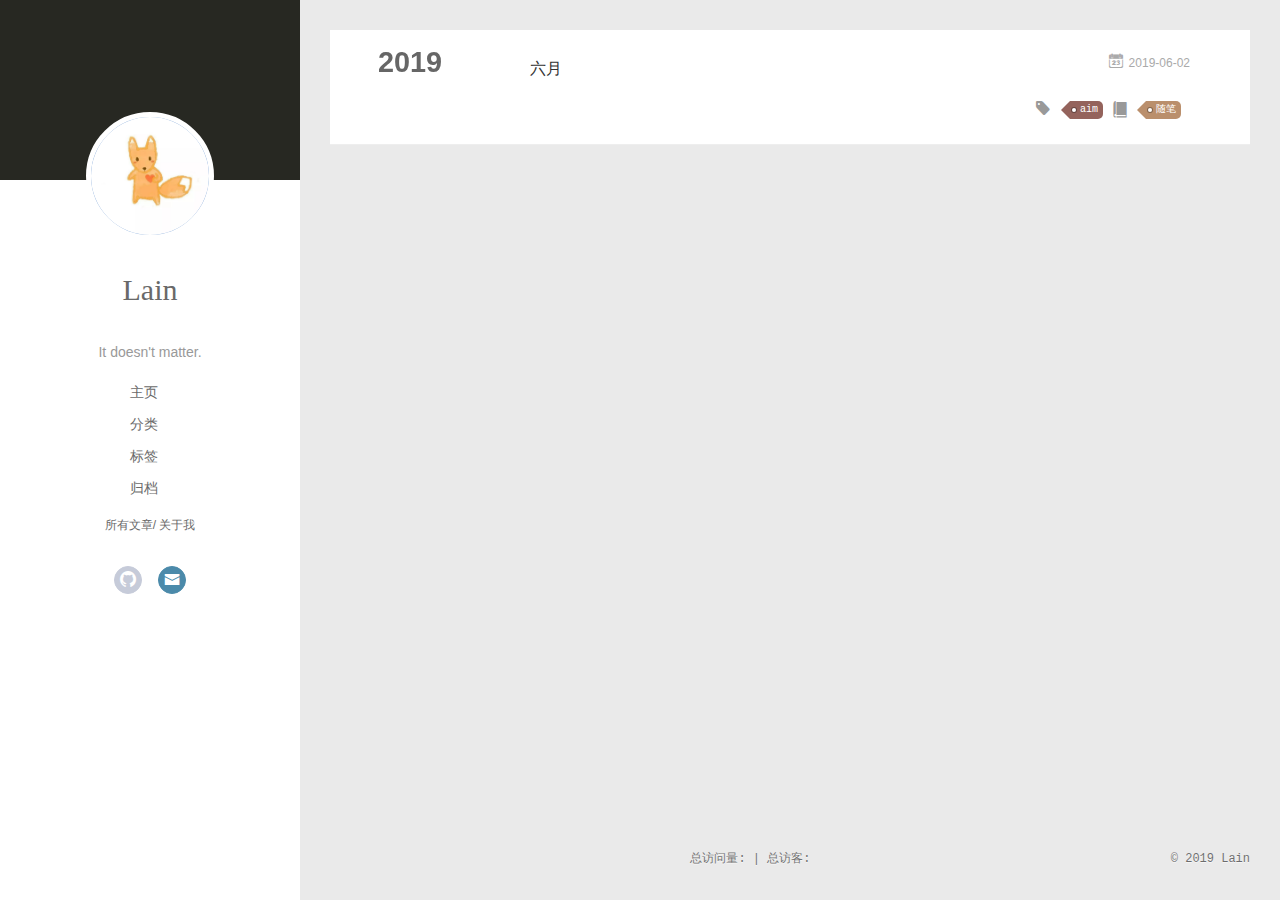
<file: archives/2019/06/index.html>
<!DOCTYPE html>
<html>
<head><meta name="generator" content="Hexo 3.8.0">
  <meta charset="utf-8">
  
  <meta name="renderer" content="webkit">
  <meta http-equiv="X-UA-Compatible" content="IE=edge">
  <link rel="dns-prefetch" href="https://zhengsaishuo.github.io">
  <title>Archives: 2019/6 | Lain&#39;s Blog</title>
  <meta name="viewport" content="width=device-width, initial-scale=1, maximum-scale=1">
  <meta name="description" content="云在青天水在瓶，自然自在保有永久的清明。">
<meta property="og:type" content="website">
<meta property="og:title" content="Lain&#39;s Blog">
<meta property="og:url" content="https://zhengsaishuo.github.io/archives/2019/06/index.html">
<meta property="og:site_name" content="Lain&#39;s Blog">
<meta property="og:description" content="云在青天水在瓶，自然自在保有永久的清明。">
<meta property="og:locale" content="zh-CN">
<meta name="twitter:card" content="summary">
<meta name="twitter:title" content="Lain&#39;s Blog">
<meta name="twitter:description" content="云在青天水在瓶，自然自在保有永久的清明。">
  
  
    <link rel="icon" href="/img/favicon.png">
  
  <link rel="stylesheet" type="text/css" href="/./main.0cf68a.css">
  <style type="text/css">
  
    #container.show {
      background: linear-gradient(200deg,#a0cfe4,#e8c37e);
    }
  </style>
  

  

</head>
</html>
<body>
  <div id="container" q-class="show:isCtnShow">
    <canvas id="anm-canvas" class="anm-canvas"></canvas>
    <div class="left-col" q-class="show:isShow">
      
<div class="overlay" style="background: #272822"></div>
<div class="intrude-less">
	<header id="header" class="inner">
		<a href="https://zhengsaishuo.github.io" class="profilepic">
			<img src="/img/avatar.jpg" class="js-avatar">
		</a>
		<hgroup>
		  <h1 class="header-author"><a href="https://zhengsaishuo.github.io">Lain</a></h1>
		</hgroup>
		
		<p class="header-subtitle">It doesn&#39;t matter.</p>
		

		<nav class="header-menu">
			<ul>
			
				<li><a href="/">主页</a></li>
	        
				<li><a href="/categories">分类</a></li>
	        
				<li><a href="/tags">标签</a></li>
	        
				<li><a href="/archives">归档</a></li>
	        
			</ul>
		</nav>
		<nav class="header-smart-menu">
    		
    			
    			<a q-on="click: openSlider(e, 'innerArchive')" href="javascript:void(0)">所有文章</a>
    			
            
    			
    			<a q-on="click: openSlider(e, 'aboutme')" href="javascript:void(0)">关于我</a>
    			
            
		</nav>
		<nav class="header-nav">
			<div class="social">
				
					<a class="github" target="_blank" href="https://github.com/zhengsaishuo" title="github"><i class="icon-github"></i></a>
		        
					<a class="mail" target="_blank" href="mailto:591039822@qq.com" title="mail"><i class="icon-mail"></i></a>
		        
			</div>
		</nav>
	</header>		
</div>

    </div>
    <div class="mid-col" q-class="show:isShow,hide:isShow|isFalse">
      
<nav id="mobile-nav">
  	<div class="overlay js-overlay" style="background: #272822"></div>
	<div class="btnctn js-mobile-btnctn">
  		<div class="slider-trigger list" q-on="click: openSlider(e)"><i class="icon icon-sort"></i></div>
	</div>
	<div class="intrude-less">
		<header id="header" class="inner">
			<div class="profilepic">
				<img src="/img/avatar.jpg" class="js-avatar">
			</div>
			<hgroup>
			  <h1 class="header-author js-header-author">Lain</h1>
			</hgroup>
			
			<p class="header-subtitle"><i class="icon icon-quo-left"></i>It doesn&#39;t matter.<i class="icon icon-quo-right"></i></p>
			
			
			
				
			
				
			
				
			
				
			
			
			
			<nav class="header-nav">
				<div class="social">
					
						<a class="github" target="_blank" href="https://github.com/zhengsaishuo" title="github"><i class="icon-github"></i></a>
			        
						<a class="mail" target="_blank" href="mailto:591039822@qq.com" title="mail"><i class="icon-mail"></i></a>
			        
				</div>
			</nav>

			<nav class="header-menu js-header-menu">
				<ul style="width: 70%">
				
				
					<li style="width: 25%"><a href="/">主页</a></li>
		        
					<li style="width: 25%"><a href="/categories">分类</a></li>
		        
					<li style="width: 25%"><a href="/tags">标签</a></li>
		        
					<li style="width: 25%"><a href="/archives">归档</a></li>
		        
				</ul>
			</nav>
		</header>				
	</div>
	<div class="mobile-mask" style="display:none" q-show="isShow"></div>
</nav>

      <div id="wrapper" class="body-wrap">
        <div class="menu-l">
          <div class="canvas-wrap">
            <canvas data-colors="#eaeaea" data-sectionHeight="100" data-contentId="js-content" id="myCanvas1" class="anm-canvas"></canvas>
          </div>
          <div id="js-content" class="content-ll">
            
  
  
    
    
      
      
      <section class="archives-wrap">
        <div class="archive-year-wrap">
          <a href="/archives/2019" class="archive-year">2019</a>
        </div>
        <div class="archives">
    
    <article class="archive-article archive-type-post">
  <div class="archive-article-inner">
    <header class="archive-article-header">
      	<div class="article-meta">
	      	<a href="/2019/06/02/new_start/" class="archive-article-date">
  	<time datetime="2019-06-02T01:42:58.104Z" itemprop="datePublished"><i class="icon-calendar icon"></i>2019-06-02</time>
</a>
        </div>
    	 
  
    <h1 itemprop="name">
      <a class="archive-article-title" href="/2019/06/02/new_start/">六月</a>
    </h1>
  

        <div class="article-info info-on-right">
          
	<div class="article-tag tagcloud">
		<i class="icon-price-tags icon"></i>
		<ul class="article-tag-list">
			 
        		<li class="article-tag-list-item">
        			<a href="javascript:void(0)" class="js-tag article-tag-list-link color4">aim</a>
        		</li>
      		
		</ul>
	</div>

          
	<div class="article-category tagcloud">
		<i class="icon-book icon"></i>
		<ul class="article-tag-list">
			 
        		<li class="article-tag-list-item">
        			<a href="/categories/随笔//" class="article-tag-list-link color3">随笔</a>
        		</li>
      		
		</ul>
	</div>


        </div>
        <div class="clearfix"></div>
    </header>
  </div>
</article>
  
  
    </div></section>
  

    


          </div>
        </div>
      </div>
      
<footer id="footer">
  <div class="outer">
    <div id="footer-info">
    	<div class="footer-right">
    		&copy; 2019 Lain
    	</div>
      	<!-- <div class="footer-right">
      		<a href="http://hexo.io/" target="_blank">Hexo</a>  Theme <a href="https://github.com/litten/hexo-theme-yilia" target="_blank">Yilia</a> by Litten
				</div> -->
				<div calss="count-span">
					<span id="busuanzi_container_site_pv">
					总访问量: <span id="busuanzi_value_site_pv"></span>|
					</span>
					<span id="busuanzi_container_site_uv">
					总访客: <span id="busuanzi_value_site_uv"></span>
					</span>
			</div>
			<!-- 根据个人喜好在相应位置添加以上代码 -->
			
			<script async src="//busuanzi.ibruce.info/busuanzi/2.3/busuanzi.pure.mini.js"></script>
    </div>
  </div>
</footer>
<!--页面点击小红心-->
<script type="text/javascript" src="/love.js"></script>
    </div>
    <script>
	var yiliaConfig = {
		mathjax: true,
		isHome: false,
		isPost: false,
		isArchive: true,
		isTag: false,
		isCategory: false,
		open_in_new: false,
		toc_hide_index: true,
		root: "/",
		innerArchive: true,
		showTags: true
	}
</script>

<script>!function(t){function n(e){if(r[e])return r[e].exports;var i=r[e]={exports:{},id:e,loaded:!1};return t[e].call(i.exports,i,i.exports,n),i.loaded=!0,i.exports}var r={};n.m=t,n.c=r,n.p="./",n(0)}([function(t,n,r){r(195),t.exports=r(191)},function(t,n,r){var e=r(3),i=r(52),o=r(27),u=r(28),c=r(53),f="prototype",a=function(t,n,r){var s,l,h,v,p=t&a.F,d=t&a.G,y=t&a.S,g=t&a.P,b=t&a.B,m=d?e:y?e[n]||(e[n]={}):(e[n]||{})[f],x=d?i:i[n]||(i[n]={}),w=x[f]||(x[f]={});d&&(r=n);for(s in r)l=!p&&m&&void 0!==m[s],h=(l?m:r)[s],v=b&&l?c(h,e):g&&"function"==typeof h?c(Function.call,h):h,m&&u(m,s,h,t&a.U),x[s]!=h&&o(x,s,v),g&&w[s]!=h&&(w[s]=h)};e.core=i,a.F=1,a.G=2,a.S=4,a.P=8,a.B=16,a.W=32,a.U=64,a.R=128,t.exports=a},function(t,n,r){var e=r(6);t.exports=function(t){if(!e(t))throw TypeError(t+" is not an object!");return t}},function(t,n){var r=t.exports="undefined"!=typeof window&&window.Math==Math?window:"undefined"!=typeof self&&self.Math==Math?self:Function("return this")();"number"==typeof __g&&(__g=r)},function(t,n){t.exports=function(t){try{return!!t()}catch(t){return!0}}},function(t,n){var r=t.exports="undefined"!=typeof window&&window.Math==Math?window:"undefined"!=typeof self&&self.Math==Math?self:Function("return this")();"number"==typeof __g&&(__g=r)},function(t,n){t.exports=function(t){return"object"==typeof t?null!==t:"function"==typeof t}},function(t,n,r){var e=r(126)("wks"),i=r(76),o=r(3).Symbol,u="function"==typeof o;(t.exports=function(t){return e[t]||(e[t]=u&&o[t]||(u?o:i)("Symbol."+t))}).store=e},function(t,n){var r={}.hasOwnProperty;t.exports=function(t,n){return r.call(t,n)}},function(t,n,r){var e=r(94),i=r(33);t.exports=function(t){return e(i(t))}},function(t,n,r){t.exports=!r(4)(function(){return 7!=Object.defineProperty({},"a",{get:function(){return 7}}).a})},function(t,n,r){var e=r(2),i=r(167),o=r(50),u=Object.defineProperty;n.f=r(10)?Object.defineProperty:function(t,n,r){if(e(t),n=o(n,!0),e(r),i)try{return u(t,n,r)}catch(t){}if("get"in r||"set"in r)throw TypeError("Accessors not supported!");return"value"in r&&(t[n]=r.value),t}},function(t,n,r){t.exports=!r(18)(function(){return 7!=Object.defineProperty({},"a",{get:function(){return 7}}).a})},function(t,n,r){var e=r(14),i=r(22);t.exports=r(12)?function(t,n,r){return e.f(t,n,i(1,r))}:function(t,n,r){return t[n]=r,t}},function(t,n,r){var e=r(20),i=r(58),o=r(42),u=Object.defineProperty;n.f=r(12)?Object.defineProperty:function(t,n,r){if(e(t),n=o(n,!0),e(r),i)try{return u(t,n,r)}catch(t){}if("get"in r||"set"in r)throw TypeError("Accessors not supported!");return"value"in r&&(t[n]=r.value),t}},function(t,n,r){var e=r(40)("wks"),i=r(23),o=r(5).Symbol,u="function"==typeof o;(t.exports=function(t){return e[t]||(e[t]=u&&o[t]||(u?o:i)("Symbol."+t))}).store=e},function(t,n,r){var e=r(67),i=Math.min;t.exports=function(t){return t>0?i(e(t),9007199254740991):0}},function(t,n,r){var e=r(46);t.exports=function(t){return Object(e(t))}},function(t,n){t.exports=function(t){try{return!!t()}catch(t){return!0}}},function(t,n,r){var e=r(63),i=r(34);t.exports=Object.keys||function(t){return e(t,i)}},function(t,n,r){var e=r(21);t.exports=function(t){if(!e(t))throw TypeError(t+" is not an object!");return t}},function(t,n){t.exports=function(t){return"object"==typeof t?null!==t:"function"==typeof t}},function(t,n){t.exports=function(t,n){return{enumerable:!(1&t),configurable:!(2&t),writable:!(4&t),value:n}}},function(t,n){var r=0,e=Math.random();t.exports=function(t){return"Symbol(".concat(void 0===t?"":t,")_",(++r+e).toString(36))}},function(t,n){var r={}.hasOwnProperty;t.exports=function(t,n){return r.call(t,n)}},function(t,n){var r=t.exports={version:"2.4.0"};"number"==typeof __e&&(__e=r)},function(t,n){t.exports=function(t){if("function"!=typeof t)throw TypeError(t+" is not a function!");return t}},function(t,n,r){var e=r(11),i=r(66);t.exports=r(10)?function(t,n,r){return e.f(t,n,i(1,r))}:function(t,n,r){return t[n]=r,t}},function(t,n,r){var e=r(3),i=r(27),o=r(24),u=r(76)("src"),c="toString",f=Function[c],a=(""+f).split(c);r(52).inspectSource=function(t){return f.call(t)},(t.exports=function(t,n,r,c){var f="function"==typeof r;f&&(o(r,"name")||i(r,"name",n)),t[n]!==r&&(f&&(o(r,u)||i(r,u,t[n]?""+t[n]:a.join(String(n)))),t===e?t[n]=r:c?t[n]?t[n]=r:i(t,n,r):(delete t[n],i(t,n,r)))})(Function.prototype,c,function(){return"function"==typeof this&&this[u]||f.call(this)})},function(t,n,r){var e=r(1),i=r(4),o=r(46),u=function(t,n,r,e){var i=String(o(t)),u="<"+n;return""!==r&&(u+=" "+r+'="'+String(e).replace(/"/g,"&quot;")+'"'),u+">"+i+"</"+n+">"};t.exports=function(t,n){var r={};r[t]=n(u),e(e.P+e.F*i(function(){var n=""[t]('"');return n!==n.toLowerCase()||n.split('"').length>3}),"String",r)}},function(t,n,r){var e=r(115),i=r(46);t.exports=function(t){return e(i(t))}},function(t,n,r){var e=r(116),i=r(66),o=r(30),u=r(50),c=r(24),f=r(167),a=Object.getOwnPropertyDescriptor;n.f=r(10)?a:function(t,n){if(t=o(t),n=u(n,!0),f)try{return a(t,n)}catch(t){}if(c(t,n))return i(!e.f.call(t,n),t[n])}},function(t,n,r){var e=r(24),i=r(17),o=r(145)("IE_PROTO"),u=Object.prototype;t.exports=Object.getPrototypeOf||function(t){return t=i(t),e(t,o)?t[o]:"function"==typeof t.constructor&&t instanceof t.constructor?t.constructor.prototype:t instanceof Object?u:null}},function(t,n){t.exports=function(t){if(void 0==t)throw TypeError("Can't call method on  "+t);return t}},function(t,n){t.exports="constructor,hasOwnProperty,isPrototypeOf,propertyIsEnumerable,toLocaleString,toString,valueOf".split(",")},function(t,n){t.exports={}},function(t,n){t.exports=!0},function(t,n){n.f={}.propertyIsEnumerable},function(t,n,r){var e=r(14).f,i=r(8),o=r(15)("toStringTag");t.exports=function(t,n,r){t&&!i(t=r?t:t.prototype,o)&&e(t,o,{configurable:!0,value:n})}},function(t,n,r){var e=r(40)("keys"),i=r(23);t.exports=function(t){return e[t]||(e[t]=i(t))}},function(t,n,r){var e=r(5),i="__core-js_shared__",o=e[i]||(e[i]={});t.exports=function(t){return o[t]||(o[t]={})}},function(t,n){var r=Math.ceil,e=Math.floor;t.exports=function(t){return isNaN(t=+t)?0:(t>0?e:r)(t)}},function(t,n,r){var e=r(21);t.exports=function(t,n){if(!e(t))return t;var r,i;if(n&&"function"==typeof(r=t.toString)&&!e(i=r.call(t)))return i;if("function"==typeof(r=t.valueOf)&&!e(i=r.call(t)))return i;if(!n&&"function"==typeof(r=t.toString)&&!e(i=r.call(t)))return i;throw TypeError("Can't convert object to primitive value")}},function(t,n,r){var e=r(5),i=r(25),o=r(36),u=r(44),c=r(14).f;t.exports=function(t){var n=i.Symbol||(i.Symbol=o?{}:e.Symbol||{});"_"==t.charAt(0)||t in n||c(n,t,{value:u.f(t)})}},function(t,n,r){n.f=r(15)},function(t,n){var r={}.toString;t.exports=function(t){return r.call(t).slice(8,-1)}},function(t,n){t.exports=function(t){if(void 0==t)throw TypeError("Can't call method on  "+t);return t}},function(t,n,r){var e=r(4);t.exports=function(t,n){return!!t&&e(function(){n?t.call(null,function(){},1):t.call(null)})}},function(t,n,r){var e=r(53),i=r(115),o=r(17),u=r(16),c=r(203);t.exports=function(t,n){var r=1==t,f=2==t,a=3==t,s=4==t,l=6==t,h=5==t||l,v=n||c;return function(n,c,p){for(var d,y,g=o(n),b=i(g),m=e(c,p,3),x=u(b.length),w=0,S=r?v(n,x):f?v(n,0):void 0;x>w;w++)if((h||w in b)&&(d=b[w],y=m(d,w,g),t))if(r)S[w]=y;else if(y)switch(t){case 3:return!0;case 5:return d;case 6:return w;case 2:S.push(d)}else if(s)return!1;return l?-1:a||s?s:S}}},function(t,n,r){var e=r(1),i=r(52),o=r(4);t.exports=function(t,n){var r=(i.Object||{})[t]||Object[t],u={};u[t]=n(r),e(e.S+e.F*o(function(){r(1)}),"Object",u)}},function(t,n,r){var e=r(6);t.exports=function(t,n){if(!e(t))return t;var r,i;if(n&&"function"==typeof(r=t.toString)&&!e(i=r.call(t)))return i;if("function"==typeof(r=t.valueOf)&&!e(i=r.call(t)))return i;if(!n&&"function"==typeof(r=t.toString)&&!e(i=r.call(t)))return i;throw TypeError("Can't convert object to primitive value")}},function(t,n,r){var e=r(5),i=r(25),o=r(91),u=r(13),c="prototype",f=function(t,n,r){var a,s,l,h=t&f.F,v=t&f.G,p=t&f.S,d=t&f.P,y=t&f.B,g=t&f.W,b=v?i:i[n]||(i[n]={}),m=b[c],x=v?e:p?e[n]:(e[n]||{})[c];v&&(r=n);for(a in r)(s=!h&&x&&void 0!==x[a])&&a in b||(l=s?x[a]:r[a],b[a]=v&&"function"!=typeof x[a]?r[a]:y&&s?o(l,e):g&&x[a]==l?function(t){var n=function(n,r,e){if(this instanceof t){switch(arguments.length){case 0:return new t;case 1:return new t(n);case 2:return new t(n,r)}return new t(n,r,e)}return t.apply(this,arguments)};return n[c]=t[c],n}(l):d&&"function"==typeof l?o(Function.call,l):l,d&&((b.virtual||(b.virtual={}))[a]=l,t&f.R&&m&&!m[a]&&u(m,a,l)))};f.F=1,f.G=2,f.S=4,f.P=8,f.B=16,f.W=32,f.U=64,f.R=128,t.exports=f},function(t,n){var r=t.exports={version:"2.4.0"};"number"==typeof __e&&(__e=r)},function(t,n,r){var e=r(26);t.exports=function(t,n,r){if(e(t),void 0===n)return t;switch(r){case 1:return function(r){return t.call(n,r)};case 2:return function(r,e){return t.call(n,r,e)};case 3:return function(r,e,i){return t.call(n,r,e,i)}}return function(){return t.apply(n,arguments)}}},function(t,n,r){var e=r(183),i=r(1),o=r(126)("metadata"),u=o.store||(o.store=new(r(186))),c=function(t,n,r){var i=u.get(t);if(!i){if(!r)return;u.set(t,i=new e)}var o=i.get(n);if(!o){if(!r)return;i.set(n,o=new e)}return o},f=function(t,n,r){var e=c(n,r,!1);return void 0!==e&&e.has(t)},a=function(t,n,r){var e=c(n,r,!1);return void 0===e?void 0:e.get(t)},s=function(t,n,r,e){c(r,e,!0).set(t,n)},l=function(t,n){var r=c(t,n,!1),e=[];return r&&r.forEach(function(t,n){e.push(n)}),e},h=function(t){return void 0===t||"symbol"==typeof t?t:String(t)},v=function(t){i(i.S,"Reflect",t)};t.exports={store:u,map:c,has:f,get:a,set:s,keys:l,key:h,exp:v}},function(t,n,r){"use strict";if(r(10)){var e=r(69),i=r(3),o=r(4),u=r(1),c=r(127),f=r(152),a=r(53),s=r(68),l=r(66),h=r(27),v=r(73),p=r(67),d=r(16),y=r(75),g=r(50),b=r(24),m=r(180),x=r(114),w=r(6),S=r(17),_=r(137),O=r(70),E=r(32),P=r(71).f,j=r(154),F=r(76),M=r(7),A=r(48),N=r(117),T=r(146),I=r(155),k=r(80),L=r(123),R=r(74),C=r(130),D=r(160),U=r(11),W=r(31),G=U.f,B=W.f,V=i.RangeError,z=i.TypeError,q=i.Uint8Array,K="ArrayBuffer",J="Shared"+K,Y="BYTES_PER_ELEMENT",H="prototype",$=Array[H],X=f.ArrayBuffer,Q=f.DataView,Z=A(0),tt=A(2),nt=A(3),rt=A(4),et=A(5),it=A(6),ot=N(!0),ut=N(!1),ct=I.values,ft=I.keys,at=I.entries,st=$.lastIndexOf,lt=$.reduce,ht=$.reduceRight,vt=$.join,pt=$.sort,dt=$.slice,yt=$.toString,gt=$.toLocaleString,bt=M("iterator"),mt=M("toStringTag"),xt=F("typed_constructor"),wt=F("def_constructor"),St=c.CONSTR,_t=c.TYPED,Ot=c.VIEW,Et="Wrong length!",Pt=A(1,function(t,n){return Tt(T(t,t[wt]),n)}),jt=o(function(){return 1===new q(new Uint16Array([1]).buffer)[0]}),Ft=!!q&&!!q[H].set&&o(function(){new q(1).set({})}),Mt=function(t,n){if(void 0===t)throw z(Et);var r=+t,e=d(t);if(n&&!m(r,e))throw V(Et);return e},At=function(t,n){var r=p(t);if(r<0||r%n)throw V("Wrong offset!");return r},Nt=function(t){if(w(t)&&_t in t)return t;throw z(t+" is not a typed array!")},Tt=function(t,n){if(!(w(t)&&xt in t))throw z("It is not a typed array constructor!");return new t(n)},It=function(t,n){return kt(T(t,t[wt]),n)},kt=function(t,n){for(var r=0,e=n.length,i=Tt(t,e);e>r;)i[r]=n[r++];return i},Lt=function(t,n,r){G(t,n,{get:function(){return this._d[r]}})},Rt=function(t){var n,r,e,i,o,u,c=S(t),f=arguments.length,s=f>1?arguments[1]:void 0,l=void 0!==s,h=j(c);if(void 0!=h&&!_(h)){for(u=h.call(c),e=[],n=0;!(o=u.next()).done;n++)e.push(o.value);c=e}for(l&&f>2&&(s=a(s,arguments[2],2)),n=0,r=d(c.length),i=Tt(this,r);r>n;n++)i[n]=l?s(c[n],n):c[n];return i},Ct=function(){for(var t=0,n=arguments.length,r=Tt(this,n);n>t;)r[t]=arguments[t++];return r},Dt=!!q&&o(function(){gt.call(new q(1))}),Ut=function(){return gt.apply(Dt?dt.call(Nt(this)):Nt(this),arguments)},Wt={copyWithin:function(t,n){return D.call(Nt(this),t,n,arguments.length>2?arguments[2]:void 0)},every:function(t){return rt(Nt(this),t,arguments.length>1?arguments[1]:void 0)},fill:function(t){return C.apply(Nt(this),arguments)},filter:function(t){return It(this,tt(Nt(this),t,arguments.length>1?arguments[1]:void 0))},find:function(t){return et(Nt(this),t,arguments.length>1?arguments[1]:void 0)},findIndex:function(t){return it(Nt(this),t,arguments.length>1?arguments[1]:void 0)},forEach:function(t){Z(Nt(this),t,arguments.length>1?arguments[1]:void 0)},indexOf:function(t){return ut(Nt(this),t,arguments.length>1?arguments[1]:void 0)},includes:function(t){return ot(Nt(this),t,arguments.length>1?arguments[1]:void 0)},join:function(t){return vt.apply(Nt(this),arguments)},lastIndexOf:function(t){return st.apply(Nt(this),arguments)},map:function(t){return Pt(Nt(this),t,arguments.length>1?arguments[1]:void 0)},reduce:function(t){return lt.apply(Nt(this),arguments)},reduceRight:function(t){return ht.apply(Nt(this),arguments)},reverse:function(){for(var t,n=this,r=Nt(n).length,e=Math.floor(r/2),i=0;i<e;)t=n[i],n[i++]=n[--r],n[r]=t;return n},some:function(t){return nt(Nt(this),t,arguments.length>1?arguments[1]:void 0)},sort:function(t){return pt.call(Nt(this),t)},subarray:function(t,n){var r=Nt(this),e=r.length,i=y(t,e);return new(T(r,r[wt]))(r.buffer,r.byteOffset+i*r.BYTES_PER_ELEMENT,d((void 0===n?e:y(n,e))-i))}},Gt=function(t,n){return It(this,dt.call(Nt(this),t,n))},Bt=function(t){Nt(this);var n=At(arguments[1],1),r=this.length,e=S(t),i=d(e.length),o=0;if(i+n>r)throw V(Et);for(;o<i;)this[n+o]=e[o++]},Vt={entries:function(){return at.call(Nt(this))},keys:function(){return ft.call(Nt(this))},values:function(){return ct.call(Nt(this))}},zt=function(t,n){return w(t)&&t[_t]&&"symbol"!=typeof n&&n in t&&String(+n)==String(n)},qt=function(t,n){return zt(t,n=g(n,!0))?l(2,t[n]):B(t,n)},Kt=function(t,n,r){return!(zt(t,n=g(n,!0))&&w(r)&&b(r,"value"))||b(r,"get")||b(r,"set")||r.configurable||b(r,"writable")&&!r.writable||b(r,"enumerable")&&!r.enumerable?G(t,n,r):(t[n]=r.value,t)};St||(W.f=qt,U.f=Kt),u(u.S+u.F*!St,"Object",{getOwnPropertyDescriptor:qt,defineProperty:Kt}),o(function(){yt.call({})})&&(yt=gt=function(){return vt.call(this)});var Jt=v({},Wt);v(Jt,Vt),h(Jt,bt,Vt.values),v(Jt,{slice:Gt,set:Bt,constructor:function(){},toString:yt,toLocaleString:Ut}),Lt(Jt,"buffer","b"),Lt(Jt,"byteOffset","o"),Lt(Jt,"byteLength","l"),Lt(Jt,"length","e"),G(Jt,mt,{get:function(){return this[_t]}}),t.exports=function(t,n,r,f){f=!!f;var a=t+(f?"Clamped":"")+"Array",l="Uint8Array"!=a,v="get"+t,p="set"+t,y=i[a],g=y||{},b=y&&E(y),m=!y||!c.ABV,S={},_=y&&y[H],j=function(t,r){var e=t._d;return e.v[v](r*n+e.o,jt)},F=function(t,r,e){var i=t._d;f&&(e=(e=Math.round(e))<0?0:e>255?255:255&e),i.v[p](r*n+i.o,e,jt)},M=function(t,n){G(t,n,{get:function(){return j(this,n)},set:function(t){return F(this,n,t)},enumerable:!0})};m?(y=r(function(t,r,e,i){s(t,y,a,"_d");var o,u,c,f,l=0,v=0;if(w(r)){if(!(r instanceof X||(f=x(r))==K||f==J))return _t in r?kt(y,r):Rt.call(y,r);o=r,v=At(e,n);var p=r.byteLength;if(void 0===i){if(p%n)throw V(Et);if((u=p-v)<0)throw V(Et)}else if((u=d(i)*n)+v>p)throw V(Et);c=u/n}else c=Mt(r,!0),u=c*n,o=new X(u);for(h(t,"_d",{b:o,o:v,l:u,e:c,v:new Q(o)});l<c;)M(t,l++)}),_=y[H]=O(Jt),h(_,"constructor",y)):L(function(t){new y(null),new y(t)},!0)||(y=r(function(t,r,e,i){s(t,y,a);var o;return w(r)?r instanceof X||(o=x(r))==K||o==J?void 0!==i?new g(r,At(e,n),i):void 0!==e?new g(r,At(e,n)):new g(r):_t in r?kt(y,r):Rt.call(y,r):new g(Mt(r,l))}),Z(b!==Function.prototype?P(g).concat(P(b)):P(g),function(t){t in y||h(y,t,g[t])}),y[H]=_,e||(_.constructor=y));var A=_[bt],N=!!A&&("values"==A.name||void 0==A.name),T=Vt.values;h(y,xt,!0),h(_,_t,a),h(_,Ot,!0),h(_,wt,y),(f?new y(1)[mt]==a:mt in _)||G(_,mt,{get:function(){return a}}),S[a]=y,u(u.G+u.W+u.F*(y!=g),S),u(u.S,a,{BYTES_PER_ELEMENT:n,from:Rt,of:Ct}),Y in _||h(_,Y,n),u(u.P,a,Wt),R(a),u(u.P+u.F*Ft,a,{set:Bt}),u(u.P+u.F*!N,a,Vt),u(u.P+u.F*(_.toString!=yt),a,{toString:yt}),u(u.P+u.F*o(function(){new y(1).slice()}),a,{slice:Gt}),u(u.P+u.F*(o(function(){return[1,2].toLocaleString()!=new y([1,2]).toLocaleString()})||!o(function(){_.toLocaleString.call([1,2])})),a,{toLocaleString:Ut}),k[a]=N?A:T,e||N||h(_,bt,T)}}else t.exports=function(){}},function(t,n){var r={}.toString;t.exports=function(t){return r.call(t).slice(8,-1)}},function(t,n,r){var e=r(21),i=r(5).document,o=e(i)&&e(i.createElement);t.exports=function(t){return o?i.createElement(t):{}}},function(t,n,r){t.exports=!r(12)&&!r(18)(function(){return 7!=Object.defineProperty(r(57)("div"),"a",{get:function(){return 7}}).a})},function(t,n,r){"use strict";var e=r(36),i=r(51),o=r(64),u=r(13),c=r(8),f=r(35),a=r(96),s=r(38),l=r(103),h=r(15)("iterator"),v=!([].keys&&"next"in[].keys()),p="keys",d="values",y=function(){return this};t.exports=function(t,n,r,g,b,m,x){a(r,n,g);var w,S,_,O=function(t){if(!v&&t in F)return F[t];switch(t){case p:case d:return function(){return new r(this,t)}}return function(){return new r(this,t)}},E=n+" Iterator",P=b==d,j=!1,F=t.prototype,M=F[h]||F["@@iterator"]||b&&F[b],A=M||O(b),N=b?P?O("entries"):A:void 0,T="Array"==n?F.entries||M:M;if(T&&(_=l(T.call(new t)))!==Object.prototype&&(s(_,E,!0),e||c(_,h)||u(_,h,y)),P&&M&&M.name!==d&&(j=!0,A=function(){return M.call(this)}),e&&!x||!v&&!j&&F[h]||u(F,h,A),f[n]=A,f[E]=y,b)if(w={values:P?A:O(d),keys:m?A:O(p),entries:N},x)for(S in w)S in F||o(F,S,w[S]);else i(i.P+i.F*(v||j),n,w);return w}},function(t,n,r){var e=r(20),i=r(100),o=r(34),u=r(39)("IE_PROTO"),c=function(){},f="prototype",a=function(){var t,n=r(57)("iframe"),e=o.length;for(n.style.display="none",r(93).appendChild(n),n.src="javascript:",t=n.contentWindow.document,t.open(),t.write("<script>document.F=Object<\/script>"),t.close(),a=t.F;e--;)delete a[f][o[e]];return a()};t.exports=Object.create||function(t,n){var r;return null!==t?(c[f]=e(t),r=new c,c[f]=null,r[u]=t):r=a(),void 0===n?r:i(r,n)}},function(t,n,r){var e=r(63),i=r(34).concat("length","prototype");n.f=Object.getOwnPropertyNames||function(t){return e(t,i)}},function(t,n){n.f=Object.getOwnPropertySymbols},function(t,n,r){var e=r(8),i=r(9),o=r(90)(!1),u=r(39)("IE_PROTO");t.exports=function(t,n){var r,c=i(t),f=0,a=[];for(r in c)r!=u&&e(c,r)&&a.push(r);for(;n.length>f;)e(c,r=n[f++])&&(~o(a,r)||a.push(r));return a}},function(t,n,r){t.exports=r(13)},function(t,n,r){var e=r(76)("meta"),i=r(6),o=r(24),u=r(11).f,c=0,f=Object.isExtensible||function(){return!0},a=!r(4)(function(){return f(Object.preventExtensions({}))}),s=function(t){u(t,e,{value:{i:"O"+ ++c,w:{}}})},l=function(t,n){if(!i(t))return"symbol"==typeof t?t:("string"==typeof t?"S":"P")+t;if(!o(t,e)){if(!f(t))return"F";if(!n)return"E";s(t)}return t[e].i},h=function(t,n){if(!o(t,e)){if(!f(t))return!0;if(!n)return!1;s(t)}return t[e].w},v=function(t){return a&&p.NEED&&f(t)&&!o(t,e)&&s(t),t},p=t.exports={KEY:e,NEED:!1,fastKey:l,getWeak:h,onFreeze:v}},function(t,n){t.exports=function(t,n){return{enumerable:!(1&t),configurable:!(2&t),writable:!(4&t),value:n}}},function(t,n){var r=Math.ceil,e=Math.floor;t.exports=function(t){return isNaN(t=+t)?0:(t>0?e:r)(t)}},function(t,n){t.exports=function(t,n,r,e){if(!(t instanceof n)||void 0!==e&&e in t)throw TypeError(r+": incorrect invocation!");return t}},function(t,n){t.exports=!1},function(t,n,r){var e=r(2),i=r(173),o=r(133),u=r(145)("IE_PROTO"),c=function(){},f="prototype",a=function(){var t,n=r(132)("iframe"),e=o.length;for(n.style.display="none",r(135).appendChild(n),n.src="javascript:",t=n.contentWindow.document,t.open(),t.write("<script>document.F=Object<\/script>"),t.close(),a=t.F;e--;)delete a[f][o[e]];return a()};t.exports=Object.create||function(t,n){var r;return null!==t?(c[f]=e(t),r=new c,c[f]=null,r[u]=t):r=a(),void 0===n?r:i(r,n)}},function(t,n,r){var e=r(175),i=r(133).concat("length","prototype");n.f=Object.getOwnPropertyNames||function(t){return e(t,i)}},function(t,n,r){var e=r(175),i=r(133);t.exports=Object.keys||function(t){return e(t,i)}},function(t,n,r){var e=r(28);t.exports=function(t,n,r){for(var i in n)e(t,i,n[i],r);return t}},function(t,n,r){"use strict";var e=r(3),i=r(11),o=r(10),u=r(7)("species");t.exports=function(t){var n=e[t];o&&n&&!n[u]&&i.f(n,u,{configurable:!0,get:function(){return this}})}},function(t,n,r){var e=r(67),i=Math.max,o=Math.min;t.exports=function(t,n){return t=e(t),t<0?i(t+n,0):o(t,n)}},function(t,n){var r=0,e=Math.random();t.exports=function(t){return"Symbol(".concat(void 0===t?"":t,")_",(++r+e).toString(36))}},function(t,n,r){var e=r(33);t.exports=function(t){return Object(e(t))}},function(t,n,r){var e=r(7)("unscopables"),i=Array.prototype;void 0==i[e]&&r(27)(i,e,{}),t.exports=function(t){i[e][t]=!0}},function(t,n,r){var e=r(53),i=r(169),o=r(137),u=r(2),c=r(16),f=r(154),a={},s={},n=t.exports=function(t,n,r,l,h){var v,p,d,y,g=h?function(){return t}:f(t),b=e(r,l,n?2:1),m=0;if("function"!=typeof g)throw TypeError(t+" is not iterable!");if(o(g)){for(v=c(t.length);v>m;m++)if((y=n?b(u(p=t[m])[0],p[1]):b(t[m]))===a||y===s)return y}else for(d=g.call(t);!(p=d.next()).done;)if((y=i(d,b,p.value,n))===a||y===s)return y};n.BREAK=a,n.RETURN=s},function(t,n){t.exports={}},function(t,n,r){var e=r(11).f,i=r(24),o=r(7)("toStringTag");t.exports=function(t,n,r){t&&!i(t=r?t:t.prototype,o)&&e(t,o,{configurable:!0,value:n})}},function(t,n,r){var e=r(1),i=r(46),o=r(4),u=r(150),c="["+u+"]",f="​",a=RegExp("^"+c+c+"*"),s=RegExp(c+c+"*$"),l=function(t,n,r){var i={},c=o(function(){return!!u[t]()||f[t]()!=f}),a=i[t]=c?n(h):u[t];r&&(i[r]=a),e(e.P+e.F*c,"String",i)},h=l.trim=function(t,n){return t=String(i(t)),1&n&&(t=t.replace(a,"")),2&n&&(t=t.replace(s,"")),t};t.exports=l},function(t,n,r){t.exports={default:r(86),__esModule:!0}},function(t,n,r){t.exports={default:r(87),__esModule:!0}},function(t,n,r){"use strict";function e(t){return t&&t.__esModule?t:{default:t}}n.__esModule=!0;var i=r(84),o=e(i),u=r(83),c=e(u),f="function"==typeof c.default&&"symbol"==typeof o.default?function(t){return typeof t}:function(t){return t&&"function"==typeof c.default&&t.constructor===c.default&&t!==c.default.prototype?"symbol":typeof t};n.default="function"==typeof c.default&&"symbol"===f(o.default)?function(t){return void 0===t?"undefined":f(t)}:function(t){return t&&"function"==typeof c.default&&t.constructor===c.default&&t!==c.default.prototype?"symbol":void 0===t?"undefined":f(t)}},function(t,n,r){r(110),r(108),r(111),r(112),t.exports=r(25).Symbol},function(t,n,r){r(109),r(113),t.exports=r(44).f("iterator")},function(t,n){t.exports=function(t){if("function"!=typeof t)throw TypeError(t+" is not a function!");return t}},function(t,n){t.exports=function(){}},function(t,n,r){var e=r(9),i=r(106),o=r(105);t.exports=function(t){return function(n,r,u){var c,f=e(n),a=i(f.length),s=o(u,a);if(t&&r!=r){for(;a>s;)if((c=f[s++])!=c)return!0}else for(;a>s;s++)if((t||s in f)&&f[s]===r)return t||s||0;return!t&&-1}}},function(t,n,r){var e=r(88);t.exports=function(t,n,r){if(e(t),void 0===n)return t;switch(r){case 1:return function(r){return t.call(n,r)};case 2:return function(r,e){return t.call(n,r,e)};case 3:return function(r,e,i){return t.call(n,r,e,i)}}return function(){return t.apply(n,arguments)}}},function(t,n,r){var e=r(19),i=r(62),o=r(37);t.exports=function(t){var n=e(t),r=i.f;if(r)for(var u,c=r(t),f=o.f,a=0;c.length>a;)f.call(t,u=c[a++])&&n.push(u);return n}},function(t,n,r){t.exports=r(5).document&&document.documentElement},function(t,n,r){var e=r(56);t.exports=Object("z").propertyIsEnumerable(0)?Object:function(t){return"String"==e(t)?t.split(""):Object(t)}},function(t,n,r){var e=r(56);t.exports=Array.isArray||function(t){return"Array"==e(t)}},function(t,n,r){"use strict";var e=r(60),i=r(22),o=r(38),u={};r(13)(u,r(15)("iterator"),function(){return this}),t.exports=function(t,n,r){t.prototype=e(u,{next:i(1,r)}),o(t,n+" Iterator")}},function(t,n){t.exports=function(t,n){return{value:n,done:!!t}}},function(t,n,r){var e=r(19),i=r(9);t.exports=function(t,n){for(var r,o=i(t),u=e(o),c=u.length,f=0;c>f;)if(o[r=u[f++]]===n)return r}},function(t,n,r){var e=r(23)("meta"),i=r(21),o=r(8),u=r(14).f,c=0,f=Object.isExtensible||function(){return!0},a=!r(18)(function(){return f(Object.preventExtensions({}))}),s=function(t){u(t,e,{value:{i:"O"+ ++c,w:{}}})},l=function(t,n){if(!i(t))return"symbol"==typeof t?t:("string"==typeof t?"S":"P")+t;if(!o(t,e)){if(!f(t))return"F";if(!n)return"E";s(t)}return t[e].i},h=function(t,n){if(!o(t,e)){if(!f(t))return!0;if(!n)return!1;s(t)}return t[e].w},v=function(t){return a&&p.NEED&&f(t)&&!o(t,e)&&s(t),t},p=t.exports={KEY:e,NEED:!1,fastKey:l,getWeak:h,onFreeze:v}},function(t,n,r){var e=r(14),i=r(20),o=r(19);t.exports=r(12)?Object.defineProperties:function(t,n){i(t);for(var r,u=o(n),c=u.length,f=0;c>f;)e.f(t,r=u[f++],n[r]);return t}},function(t,n,r){var e=r(37),i=r(22),o=r(9),u=r(42),c=r(8),f=r(58),a=Object.getOwnPropertyDescriptor;n.f=r(12)?a:function(t,n){if(t=o(t),n=u(n,!0),f)try{return a(t,n)}catch(t){}if(c(t,n))return i(!e.f.call(t,n),t[n])}},function(t,n,r){var e=r(9),i=r(61).f,o={}.toString,u="object"==typeof window&&window&&Object.getOwnPropertyNames?Object.getOwnPropertyNames(window):[],c=function(t){try{return i(t)}catch(t){return u.slice()}};t.exports.f=function(t){return u&&"[object Window]"==o.call(t)?c(t):i(e(t))}},function(t,n,r){var e=r(8),i=r(77),o=r(39)("IE_PROTO"),u=Object.prototype;t.exports=Object.getPrototypeOf||function(t){return t=i(t),e(t,o)?t[o]:"function"==typeof t.constructor&&t instanceof t.constructor?t.constructor.prototype:t instanceof Object?u:null}},function(t,n,r){var e=r(41),i=r(33);t.exports=function(t){return function(n,r){var o,u,c=String(i(n)),f=e(r),a=c.length;return f<0||f>=a?t?"":void 0:(o=c.charCodeAt(f),o<55296||o>56319||f+1===a||(u=c.charCodeAt(f+1))<56320||u>57343?t?c.charAt(f):o:t?c.slice(f,f+2):u-56320+(o-55296<<10)+65536)}}},function(t,n,r){var e=r(41),i=Math.max,o=Math.min;t.exports=function(t,n){return t=e(t),t<0?i(t+n,0):o(t,n)}},function(t,n,r){var e=r(41),i=Math.min;t.exports=function(t){return t>0?i(e(t),9007199254740991):0}},function(t,n,r){"use strict";var e=r(89),i=r(97),o=r(35),u=r(9);t.exports=r(59)(Array,"Array",function(t,n){this._t=u(t),this._i=0,this._k=n},function(){var t=this._t,n=this._k,r=this._i++;return!t||r>=t.length?(this._t=void 0,i(1)):"keys"==n?i(0,r):"values"==n?i(0,t[r]):i(0,[r,t[r]])},"values"),o.Arguments=o.Array,e("keys"),e("values"),e("entries")},function(t,n){},function(t,n,r){"use strict";var e=r(104)(!0);r(59)(String,"String",function(t){this._t=String(t),this._i=0},function(){var t,n=this._t,r=this._i;return r>=n.length?{value:void 0,done:!0}:(t=e(n,r),this._i+=t.length,{value:t,done:!1})})},function(t,n,r){"use strict";var e=r(5),i=r(8),o=r(12),u=r(51),c=r(64),f=r(99).KEY,a=r(18),s=r(40),l=r(38),h=r(23),v=r(15),p=r(44),d=r(43),y=r(98),g=r(92),b=r(95),m=r(20),x=r(9),w=r(42),S=r(22),_=r(60),O=r(102),E=r(101),P=r(14),j=r(19),F=E.f,M=P.f,A=O.f,N=e.Symbol,T=e.JSON,I=T&&T.stringify,k="prototype",L=v("_hidden"),R=v("toPrimitive"),C={}.propertyIsEnumerable,D=s("symbol-registry"),U=s("symbols"),W=s("op-symbols"),G=Object[k],B="function"==typeof N,V=e.QObject,z=!V||!V[k]||!V[k].findChild,q=o&&a(function(){return 7!=_(M({},"a",{get:function(){return M(this,"a",{value:7}).a}})).a})?function(t,n,r){var e=F(G,n);e&&delete G[n],M(t,n,r),e&&t!==G&&M(G,n,e)}:M,K=function(t){var n=U[t]=_(N[k]);return n._k=t,n},J=B&&"symbol"==typeof N.iterator?function(t){return"symbol"==typeof t}:function(t){return t instanceof N},Y=function(t,n,r){return t===G&&Y(W,n,r),m(t),n=w(n,!0),m(r),i(U,n)?(r.enumerable?(i(t,L)&&t[L][n]&&(t[L][n]=!1),r=_(r,{enumerable:S(0,!1)})):(i(t,L)||M(t,L,S(1,{})),t[L][n]=!0),q(t,n,r)):M(t,n,r)},H=function(t,n){m(t);for(var r,e=g(n=x(n)),i=0,o=e.length;o>i;)Y(t,r=e[i++],n[r]);return t},$=function(t,n){return void 0===n?_(t):H(_(t),n)},X=function(t){var n=C.call(this,t=w(t,!0));return!(this===G&&i(U,t)&&!i(W,t))&&(!(n||!i(this,t)||!i(U,t)||i(this,L)&&this[L][t])||n)},Q=function(t,n){if(t=x(t),n=w(n,!0),t!==G||!i(U,n)||i(W,n)){var r=F(t,n);return!r||!i(U,n)||i(t,L)&&t[L][n]||(r.enumerable=!0),r}},Z=function(t){for(var n,r=A(x(t)),e=[],o=0;r.length>o;)i(U,n=r[o++])||n==L||n==f||e.push(n);return e},tt=function(t){for(var n,r=t===G,e=A(r?W:x(t)),o=[],u=0;e.length>u;)!i(U,n=e[u++])||r&&!i(G,n)||o.push(U[n]);return o};B||(N=function(){if(this instanceof N)throw TypeError("Symbol is not a constructor!");var t=h(arguments.length>0?arguments[0]:void 0),n=function(r){this===G&&n.call(W,r),i(this,L)&&i(this[L],t)&&(this[L][t]=!1),q(this,t,S(1,r))};return o&&z&&q(G,t,{configurable:!0,set:n}),K(t)},c(N[k],"toString",function(){return this._k}),E.f=Q,P.f=Y,r(61).f=O.f=Z,r(37).f=X,r(62).f=tt,o&&!r(36)&&c(G,"propertyIsEnumerable",X,!0),p.f=function(t){return K(v(t))}),u(u.G+u.W+u.F*!B,{Symbol:N});for(var nt="hasInstance,isConcatSpreadable,iterator,match,replace,search,species,split,toPrimitive,toStringTag,unscopables".split(","),rt=0;nt.length>rt;)v(nt[rt++]);for(var nt=j(v.store),rt=0;nt.length>rt;)d(nt[rt++]);u(u.S+u.F*!B,"Symbol",{for:function(t){return i(D,t+="")?D[t]:D[t]=N(t)},keyFor:function(t){if(J(t))return y(D,t);throw TypeError(t+" is not a symbol!")},useSetter:function(){z=!0},useSimple:function(){z=!1}}),u(u.S+u.F*!B,"Object",{create:$,defineProperty:Y,defineProperties:H,getOwnPropertyDescriptor:Q,getOwnPropertyNames:Z,getOwnPropertySymbols:tt}),T&&u(u.S+u.F*(!B||a(function(){var t=N();return"[null]"!=I([t])||"{}"!=I({a:t})||"{}"!=I(Object(t))})),"JSON",{stringify:function(t){if(void 0!==t&&!J(t)){for(var n,r,e=[t],i=1;arguments.length>i;)e.push(arguments[i++]);return n=e[1],"function"==typeof n&&(r=n),!r&&b(n)||(n=function(t,n){if(r&&(n=r.call(this,t,n)),!J(n))return n}),e[1]=n,I.apply(T,e)}}}),N[k][R]||r(13)(N[k],R,N[k].valueOf),l(N,"Symbol"),l(Math,"Math",!0),l(e.JSON,"JSON",!0)},function(t,n,r){r(43)("asyncIterator")},function(t,n,r){r(43)("observable")},function(t,n,r){r(107);for(var e=r(5),i=r(13),o=r(35),u=r(15)("toStringTag"),c=["NodeList","DOMTokenList","MediaList","StyleSheetList","CSSRuleList"],f=0;f<5;f++){var a=c[f],s=e[a],l=s&&s.prototype;l&&!l[u]&&i(l,u,a),o[a]=o.Array}},function(t,n,r){var e=r(45),i=r(7)("toStringTag"),o="Arguments"==e(function(){return arguments}()),u=function(t,n){try{return t[n]}catch(t){}};t.exports=function(t){var n,r,c;return void 0===t?"Undefined":null===t?"Null":"string"==typeof(r=u(n=Object(t),i))?r:o?e(n):"Object"==(c=e(n))&&"function"==typeof n.callee?"Arguments":c}},function(t,n,r){var e=r(45);t.exports=Object("z").propertyIsEnumerable(0)?Object:function(t){return"String"==e(t)?t.split(""):Object(t)}},function(t,n){n.f={}.propertyIsEnumerable},function(t,n,r){var e=r(30),i=r(16),o=r(75);t.exports=function(t){return function(n,r,u){var c,f=e(n),a=i(f.length),s=o(u,a);if(t&&r!=r){for(;a>s;)if((c=f[s++])!=c)return!0}else for(;a>s;s++)if((t||s in f)&&f[s]===r)return t||s||0;return!t&&-1}}},function(t,n,r){"use strict";var e=r(3),i=r(1),o=r(28),u=r(73),c=r(65),f=r(79),a=r(68),s=r(6),l=r(4),h=r(123),v=r(81),p=r(136);t.exports=function(t,n,r,d,y,g){var b=e[t],m=b,x=y?"set":"add",w=m&&m.prototype,S={},_=function(t){var n=w[t];o(w,t,"delete"==t?function(t){return!(g&&!s(t))&&n.call(this,0===t?0:t)}:"has"==t?function(t){return!(g&&!s(t))&&n.call(this,0===t?0:t)}:"get"==t?function(t){return g&&!s(t)?void 0:n.call(this,0===t?0:t)}:"add"==t?function(t){return n.call(this,0===t?0:t),this}:function(t,r){return n.call(this,0===t?0:t,r),this})};if("function"==typeof m&&(g||w.forEach&&!l(function(){(new m).entries().next()}))){var O=new m,E=O[x](g?{}:-0,1)!=O,P=l(function(){O.has(1)}),j=h(function(t){new m(t)}),F=!g&&l(function(){for(var t=new m,n=5;n--;)t[x](n,n);return!t.has(-0)});j||(m=n(function(n,r){a(n,m,t);var e=p(new b,n,m);return void 0!=r&&f(r,y,e[x],e),e}),m.prototype=w,w.constructor=m),(P||F)&&(_("delete"),_("has"),y&&_("get")),(F||E)&&_(x),g&&w.clear&&delete w.clear}else m=d.getConstructor(n,t,y,x),u(m.prototype,r),c.NEED=!0;return v(m,t),S[t]=m,i(i.G+i.W+i.F*(m!=b),S),g||d.setStrong(m,t,y),m}},function(t,n,r){"use strict";var e=r(27),i=r(28),o=r(4),u=r(46),c=r(7);t.exports=function(t,n,r){var f=c(t),a=r(u,f,""[t]),s=a[0],l=a[1];o(function(){var n={};return n[f]=function(){return 7},7!=""[t](n)})&&(i(String.prototype,t,s),e(RegExp.prototype,f,2==n?function(t,n){return l.call(t,this,n)}:function(t){return l.call(t,this)}))}
},function(t,n,r){"use strict";var e=r(2);t.exports=function(){var t=e(this),n="";return t.global&&(n+="g"),t.ignoreCase&&(n+="i"),t.multiline&&(n+="m"),t.unicode&&(n+="u"),t.sticky&&(n+="y"),n}},function(t,n){t.exports=function(t,n,r){var e=void 0===r;switch(n.length){case 0:return e?t():t.call(r);case 1:return e?t(n[0]):t.call(r,n[0]);case 2:return e?t(n[0],n[1]):t.call(r,n[0],n[1]);case 3:return e?t(n[0],n[1],n[2]):t.call(r,n[0],n[1],n[2]);case 4:return e?t(n[0],n[1],n[2],n[3]):t.call(r,n[0],n[1],n[2],n[3])}return t.apply(r,n)}},function(t,n,r){var e=r(6),i=r(45),o=r(7)("match");t.exports=function(t){var n;return e(t)&&(void 0!==(n=t[o])?!!n:"RegExp"==i(t))}},function(t,n,r){var e=r(7)("iterator"),i=!1;try{var o=[7][e]();o.return=function(){i=!0},Array.from(o,function(){throw 2})}catch(t){}t.exports=function(t,n){if(!n&&!i)return!1;var r=!1;try{var o=[7],u=o[e]();u.next=function(){return{done:r=!0}},o[e]=function(){return u},t(o)}catch(t){}return r}},function(t,n,r){t.exports=r(69)||!r(4)(function(){var t=Math.random();__defineSetter__.call(null,t,function(){}),delete r(3)[t]})},function(t,n){n.f=Object.getOwnPropertySymbols},function(t,n,r){var e=r(3),i="__core-js_shared__",o=e[i]||(e[i]={});t.exports=function(t){return o[t]||(o[t]={})}},function(t,n,r){for(var e,i=r(3),o=r(27),u=r(76),c=u("typed_array"),f=u("view"),a=!(!i.ArrayBuffer||!i.DataView),s=a,l=0,h="Int8Array,Uint8Array,Uint8ClampedArray,Int16Array,Uint16Array,Int32Array,Uint32Array,Float32Array,Float64Array".split(",");l<9;)(e=i[h[l++]])?(o(e.prototype,c,!0),o(e.prototype,f,!0)):s=!1;t.exports={ABV:a,CONSTR:s,TYPED:c,VIEW:f}},function(t,n){"use strict";var r={versions:function(){var t=window.navigator.userAgent;return{trident:t.indexOf("Trident")>-1,presto:t.indexOf("Presto")>-1,webKit:t.indexOf("AppleWebKit")>-1,gecko:t.indexOf("Gecko")>-1&&-1==t.indexOf("KHTML"),mobile:!!t.match(/AppleWebKit.*Mobile.*/),ios:!!t.match(/\(i[^;]+;( U;)? CPU.+Mac OS X/),android:t.indexOf("Android")>-1||t.indexOf("Linux")>-1,iPhone:t.indexOf("iPhone")>-1||t.indexOf("Mac")>-1,iPad:t.indexOf("iPad")>-1,webApp:-1==t.indexOf("Safari"),weixin:-1==t.indexOf("MicroMessenger")}}()};t.exports=r},function(t,n,r){"use strict";var e=r(85),i=function(t){return t&&t.__esModule?t:{default:t}}(e),o=function(){function t(t,n,e){return n||e?String.fromCharCode(n||e):r[t]||t}function n(t){return e[t]}var r={"&quot;":'"',"&lt;":"<","&gt;":">","&amp;":"&","&nbsp;":" "},e={};for(var u in r)e[r[u]]=u;return r["&apos;"]="'",e["'"]="&#39;",{encode:function(t){return t?(""+t).replace(/['<> "&]/g,n).replace(/\r?\n/g,"<br/>").replace(/\s/g,"&nbsp;"):""},decode:function(n){return n?(""+n).replace(/<br\s*\/?>/gi,"\n").replace(/&quot;|&lt;|&gt;|&amp;|&nbsp;|&apos;|&#(\d+);|&#(\d+)/g,t).replace(/\u00a0/g," "):""},encodeBase16:function(t){if(!t)return t;t+="";for(var n=[],r=0,e=t.length;e>r;r++)n.push(t.charCodeAt(r).toString(16).toUpperCase());return n.join("")},encodeBase16forJSON:function(t){if(!t)return t;t=t.replace(/[\u4E00-\u9FBF]/gi,function(t){return escape(t).replace("%u","\\u")});for(var n=[],r=0,e=t.length;e>r;r++)n.push(t.charCodeAt(r).toString(16).toUpperCase());return n.join("")},decodeBase16:function(t){if(!t)return t;t+="";for(var n=[],r=0,e=t.length;e>r;r+=2)n.push(String.fromCharCode("0x"+t.slice(r,r+2)));return n.join("")},encodeObject:function(t){if(t instanceof Array)for(var n=0,r=t.length;r>n;n++)t[n]=o.encodeObject(t[n]);else if("object"==(void 0===t?"undefined":(0,i.default)(t)))for(var e in t)t[e]=o.encodeObject(t[e]);else if("string"==typeof t)return o.encode(t);return t},loadScript:function(t){var n=document.createElement("script");document.getElementsByTagName("body")[0].appendChild(n),n.setAttribute("src",t)},addLoadEvent:function(t){var n=window.onload;"function"!=typeof window.onload?window.onload=t:window.onload=function(){n(),t()}}}}();t.exports=o},function(t,n,r){"use strict";var e=r(17),i=r(75),o=r(16);t.exports=function(t){for(var n=e(this),r=o(n.length),u=arguments.length,c=i(u>1?arguments[1]:void 0,r),f=u>2?arguments[2]:void 0,a=void 0===f?r:i(f,r);a>c;)n[c++]=t;return n}},function(t,n,r){"use strict";var e=r(11),i=r(66);t.exports=function(t,n,r){n in t?e.f(t,n,i(0,r)):t[n]=r}},function(t,n,r){var e=r(6),i=r(3).document,o=e(i)&&e(i.createElement);t.exports=function(t){return o?i.createElement(t):{}}},function(t,n){t.exports="constructor,hasOwnProperty,isPrototypeOf,propertyIsEnumerable,toLocaleString,toString,valueOf".split(",")},function(t,n,r){var e=r(7)("match");t.exports=function(t){var n=/./;try{"/./"[t](n)}catch(r){try{return n[e]=!1,!"/./"[t](n)}catch(t){}}return!0}},function(t,n,r){t.exports=r(3).document&&document.documentElement},function(t,n,r){var e=r(6),i=r(144).set;t.exports=function(t,n,r){var o,u=n.constructor;return u!==r&&"function"==typeof u&&(o=u.prototype)!==r.prototype&&e(o)&&i&&i(t,o),t}},function(t,n,r){var e=r(80),i=r(7)("iterator"),o=Array.prototype;t.exports=function(t){return void 0!==t&&(e.Array===t||o[i]===t)}},function(t,n,r){var e=r(45);t.exports=Array.isArray||function(t){return"Array"==e(t)}},function(t,n,r){"use strict";var e=r(70),i=r(66),o=r(81),u={};r(27)(u,r(7)("iterator"),function(){return this}),t.exports=function(t,n,r){t.prototype=e(u,{next:i(1,r)}),o(t,n+" Iterator")}},function(t,n,r){"use strict";var e=r(69),i=r(1),o=r(28),u=r(27),c=r(24),f=r(80),a=r(139),s=r(81),l=r(32),h=r(7)("iterator"),v=!([].keys&&"next"in[].keys()),p="keys",d="values",y=function(){return this};t.exports=function(t,n,r,g,b,m,x){a(r,n,g);var w,S,_,O=function(t){if(!v&&t in F)return F[t];switch(t){case p:case d:return function(){return new r(this,t)}}return function(){return new r(this,t)}},E=n+" Iterator",P=b==d,j=!1,F=t.prototype,M=F[h]||F["@@iterator"]||b&&F[b],A=M||O(b),N=b?P?O("entries"):A:void 0,T="Array"==n?F.entries||M:M;if(T&&(_=l(T.call(new t)))!==Object.prototype&&(s(_,E,!0),e||c(_,h)||u(_,h,y)),P&&M&&M.name!==d&&(j=!0,A=function(){return M.call(this)}),e&&!x||!v&&!j&&F[h]||u(F,h,A),f[n]=A,f[E]=y,b)if(w={values:P?A:O(d),keys:m?A:O(p),entries:N},x)for(S in w)S in F||o(F,S,w[S]);else i(i.P+i.F*(v||j),n,w);return w}},function(t,n){var r=Math.expm1;t.exports=!r||r(10)>22025.465794806718||r(10)<22025.465794806718||-2e-17!=r(-2e-17)?function(t){return 0==(t=+t)?t:t>-1e-6&&t<1e-6?t+t*t/2:Math.exp(t)-1}:r},function(t,n){t.exports=Math.sign||function(t){return 0==(t=+t)||t!=t?t:t<0?-1:1}},function(t,n,r){var e=r(3),i=r(151).set,o=e.MutationObserver||e.WebKitMutationObserver,u=e.process,c=e.Promise,f="process"==r(45)(u);t.exports=function(){var t,n,r,a=function(){var e,i;for(f&&(e=u.domain)&&e.exit();t;){i=t.fn,t=t.next;try{i()}catch(e){throw t?r():n=void 0,e}}n=void 0,e&&e.enter()};if(f)r=function(){u.nextTick(a)};else if(o){var s=!0,l=document.createTextNode("");new o(a).observe(l,{characterData:!0}),r=function(){l.data=s=!s}}else if(c&&c.resolve){var h=c.resolve();r=function(){h.then(a)}}else r=function(){i.call(e,a)};return function(e){var i={fn:e,next:void 0};n&&(n.next=i),t||(t=i,r()),n=i}}},function(t,n,r){var e=r(6),i=r(2),o=function(t,n){if(i(t),!e(n)&&null!==n)throw TypeError(n+": can't set as prototype!")};t.exports={set:Object.setPrototypeOf||("__proto__"in{}?function(t,n,e){try{e=r(53)(Function.call,r(31).f(Object.prototype,"__proto__").set,2),e(t,[]),n=!(t instanceof Array)}catch(t){n=!0}return function(t,r){return o(t,r),n?t.__proto__=r:e(t,r),t}}({},!1):void 0),check:o}},function(t,n,r){var e=r(126)("keys"),i=r(76);t.exports=function(t){return e[t]||(e[t]=i(t))}},function(t,n,r){var e=r(2),i=r(26),o=r(7)("species");t.exports=function(t,n){var r,u=e(t).constructor;return void 0===u||void 0==(r=e(u)[o])?n:i(r)}},function(t,n,r){var e=r(67),i=r(46);t.exports=function(t){return function(n,r){var o,u,c=String(i(n)),f=e(r),a=c.length;return f<0||f>=a?t?"":void 0:(o=c.charCodeAt(f),o<55296||o>56319||f+1===a||(u=c.charCodeAt(f+1))<56320||u>57343?t?c.charAt(f):o:t?c.slice(f,f+2):u-56320+(o-55296<<10)+65536)}}},function(t,n,r){var e=r(122),i=r(46);t.exports=function(t,n,r){if(e(n))throw TypeError("String#"+r+" doesn't accept regex!");return String(i(t))}},function(t,n,r){"use strict";var e=r(67),i=r(46);t.exports=function(t){var n=String(i(this)),r="",o=e(t);if(o<0||o==1/0)throw RangeError("Count can't be negative");for(;o>0;(o>>>=1)&&(n+=n))1&o&&(r+=n);return r}},function(t,n){t.exports="\t\n\v\f\r   ᠎             　\u2028\u2029\ufeff"},function(t,n,r){var e,i,o,u=r(53),c=r(121),f=r(135),a=r(132),s=r(3),l=s.process,h=s.setImmediate,v=s.clearImmediate,p=s.MessageChannel,d=0,y={},g="onreadystatechange",b=function(){var t=+this;if(y.hasOwnProperty(t)){var n=y[t];delete y[t],n()}},m=function(t){b.call(t.data)};h&&v||(h=function(t){for(var n=[],r=1;arguments.length>r;)n.push(arguments[r++]);return y[++d]=function(){c("function"==typeof t?t:Function(t),n)},e(d),d},v=function(t){delete y[t]},"process"==r(45)(l)?e=function(t){l.nextTick(u(b,t,1))}:p?(i=new p,o=i.port2,i.port1.onmessage=m,e=u(o.postMessage,o,1)):s.addEventListener&&"function"==typeof postMessage&&!s.importScripts?(e=function(t){s.postMessage(t+"","*")},s.addEventListener("message",m,!1)):e=g in a("script")?function(t){f.appendChild(a("script"))[g]=function(){f.removeChild(this),b.call(t)}}:function(t){setTimeout(u(b,t,1),0)}),t.exports={set:h,clear:v}},function(t,n,r){"use strict";var e=r(3),i=r(10),o=r(69),u=r(127),c=r(27),f=r(73),a=r(4),s=r(68),l=r(67),h=r(16),v=r(71).f,p=r(11).f,d=r(130),y=r(81),g="ArrayBuffer",b="DataView",m="prototype",x="Wrong length!",w="Wrong index!",S=e[g],_=e[b],O=e.Math,E=e.RangeError,P=e.Infinity,j=S,F=O.abs,M=O.pow,A=O.floor,N=O.log,T=O.LN2,I="buffer",k="byteLength",L="byteOffset",R=i?"_b":I,C=i?"_l":k,D=i?"_o":L,U=function(t,n,r){var e,i,o,u=Array(r),c=8*r-n-1,f=(1<<c)-1,a=f>>1,s=23===n?M(2,-24)-M(2,-77):0,l=0,h=t<0||0===t&&1/t<0?1:0;for(t=F(t),t!=t||t===P?(i=t!=t?1:0,e=f):(e=A(N(t)/T),t*(o=M(2,-e))<1&&(e--,o*=2),t+=e+a>=1?s/o:s*M(2,1-a),t*o>=2&&(e++,o/=2),e+a>=f?(i=0,e=f):e+a>=1?(i=(t*o-1)*M(2,n),e+=a):(i=t*M(2,a-1)*M(2,n),e=0));n>=8;u[l++]=255&i,i/=256,n-=8);for(e=e<<n|i,c+=n;c>0;u[l++]=255&e,e/=256,c-=8);return u[--l]|=128*h,u},W=function(t,n,r){var e,i=8*r-n-1,o=(1<<i)-1,u=o>>1,c=i-7,f=r-1,a=t[f--],s=127&a;for(a>>=7;c>0;s=256*s+t[f],f--,c-=8);for(e=s&(1<<-c)-1,s>>=-c,c+=n;c>0;e=256*e+t[f],f--,c-=8);if(0===s)s=1-u;else{if(s===o)return e?NaN:a?-P:P;e+=M(2,n),s-=u}return(a?-1:1)*e*M(2,s-n)},G=function(t){return t[3]<<24|t[2]<<16|t[1]<<8|t[0]},B=function(t){return[255&t]},V=function(t){return[255&t,t>>8&255]},z=function(t){return[255&t,t>>8&255,t>>16&255,t>>24&255]},q=function(t){return U(t,52,8)},K=function(t){return U(t,23,4)},J=function(t,n,r){p(t[m],n,{get:function(){return this[r]}})},Y=function(t,n,r,e){var i=+r,o=l(i);if(i!=o||o<0||o+n>t[C])throw E(w);var u=t[R]._b,c=o+t[D],f=u.slice(c,c+n);return e?f:f.reverse()},H=function(t,n,r,e,i,o){var u=+r,c=l(u);if(u!=c||c<0||c+n>t[C])throw E(w);for(var f=t[R]._b,a=c+t[D],s=e(+i),h=0;h<n;h++)f[a+h]=s[o?h:n-h-1]},$=function(t,n){s(t,S,g);var r=+n,e=h(r);if(r!=e)throw E(x);return e};if(u.ABV){if(!a(function(){new S})||!a(function(){new S(.5)})){S=function(t){return new j($(this,t))};for(var X,Q=S[m]=j[m],Z=v(j),tt=0;Z.length>tt;)(X=Z[tt++])in S||c(S,X,j[X]);o||(Q.constructor=S)}var nt=new _(new S(2)),rt=_[m].setInt8;nt.setInt8(0,2147483648),nt.setInt8(1,2147483649),!nt.getInt8(0)&&nt.getInt8(1)||f(_[m],{setInt8:function(t,n){rt.call(this,t,n<<24>>24)},setUint8:function(t,n){rt.call(this,t,n<<24>>24)}},!0)}else S=function(t){var n=$(this,t);this._b=d.call(Array(n),0),this[C]=n},_=function(t,n,r){s(this,_,b),s(t,S,b);var e=t[C],i=l(n);if(i<0||i>e)throw E("Wrong offset!");if(r=void 0===r?e-i:h(r),i+r>e)throw E(x);this[R]=t,this[D]=i,this[C]=r},i&&(J(S,k,"_l"),J(_,I,"_b"),J(_,k,"_l"),J(_,L,"_o")),f(_[m],{getInt8:function(t){return Y(this,1,t)[0]<<24>>24},getUint8:function(t){return Y(this,1,t)[0]},getInt16:function(t){var n=Y(this,2,t,arguments[1]);return(n[1]<<8|n[0])<<16>>16},getUint16:function(t){var n=Y(this,2,t,arguments[1]);return n[1]<<8|n[0]},getInt32:function(t){return G(Y(this,4,t,arguments[1]))},getUint32:function(t){return G(Y(this,4,t,arguments[1]))>>>0},getFloat32:function(t){return W(Y(this,4,t,arguments[1]),23,4)},getFloat64:function(t){return W(Y(this,8,t,arguments[1]),52,8)},setInt8:function(t,n){H(this,1,t,B,n)},setUint8:function(t,n){H(this,1,t,B,n)},setInt16:function(t,n){H(this,2,t,V,n,arguments[2])},setUint16:function(t,n){H(this,2,t,V,n,arguments[2])},setInt32:function(t,n){H(this,4,t,z,n,arguments[2])},setUint32:function(t,n){H(this,4,t,z,n,arguments[2])},setFloat32:function(t,n){H(this,4,t,K,n,arguments[2])},setFloat64:function(t,n){H(this,8,t,q,n,arguments[2])}});y(S,g),y(_,b),c(_[m],u.VIEW,!0),n[g]=S,n[b]=_},function(t,n,r){var e=r(3),i=r(52),o=r(69),u=r(182),c=r(11).f;t.exports=function(t){var n=i.Symbol||(i.Symbol=o?{}:e.Symbol||{});"_"==t.charAt(0)||t in n||c(n,t,{value:u.f(t)})}},function(t,n,r){var e=r(114),i=r(7)("iterator"),o=r(80);t.exports=r(52).getIteratorMethod=function(t){if(void 0!=t)return t[i]||t["@@iterator"]||o[e(t)]}},function(t,n,r){"use strict";var e=r(78),i=r(170),o=r(80),u=r(30);t.exports=r(140)(Array,"Array",function(t,n){this._t=u(t),this._i=0,this._k=n},function(){var t=this._t,n=this._k,r=this._i++;return!t||r>=t.length?(this._t=void 0,i(1)):"keys"==n?i(0,r):"values"==n?i(0,t[r]):i(0,[r,t[r]])},"values"),o.Arguments=o.Array,e("keys"),e("values"),e("entries")},function(t,n){function r(t,n){t.classList?t.classList.add(n):t.className+=" "+n}t.exports=r},function(t,n){function r(t,n){if(t.classList)t.classList.remove(n);else{var r=new RegExp("(^|\\b)"+n.split(" ").join("|")+"(\\b|$)","gi");t.className=t.className.replace(r," ")}}t.exports=r},function(t,n){function r(){throw new Error("setTimeout has not been defined")}function e(){throw new Error("clearTimeout has not been defined")}function i(t){if(s===setTimeout)return setTimeout(t,0);if((s===r||!s)&&setTimeout)return s=setTimeout,setTimeout(t,0);try{return s(t,0)}catch(n){try{return s.call(null,t,0)}catch(n){return s.call(this,t,0)}}}function o(t){if(l===clearTimeout)return clearTimeout(t);if((l===e||!l)&&clearTimeout)return l=clearTimeout,clearTimeout(t);try{return l(t)}catch(n){try{return l.call(null,t)}catch(n){return l.call(this,t)}}}function u(){d&&v&&(d=!1,v.length?p=v.concat(p):y=-1,p.length&&c())}function c(){if(!d){var t=i(u);d=!0;for(var n=p.length;n;){for(v=p,p=[];++y<n;)v&&v[y].run();y=-1,n=p.length}v=null,d=!1,o(t)}}function f(t,n){this.fun=t,this.array=n}function a(){}var s,l,h=t.exports={};!function(){try{s="function"==typeof setTimeout?setTimeout:r}catch(t){s=r}try{l="function"==typeof clearTimeout?clearTimeout:e}catch(t){l=e}}();var v,p=[],d=!1,y=-1;h.nextTick=function(t){var n=new Array(arguments.length-1);if(arguments.length>1)for(var r=1;r<arguments.length;r++)n[r-1]=arguments[r];p.push(new f(t,n)),1!==p.length||d||i(c)},f.prototype.run=function(){this.fun.apply(null,this.array)},h.title="browser",h.browser=!0,h.env={},h.argv=[],h.version="",h.versions={},h.on=a,h.addListener=a,h.once=a,h.off=a,h.removeListener=a,h.removeAllListeners=a,h.emit=a,h.prependListener=a,h.prependOnceListener=a,h.listeners=function(t){return[]},h.binding=function(t){throw new Error("process.binding is not supported")},h.cwd=function(){return"/"},h.chdir=function(t){throw new Error("process.chdir is not supported")},h.umask=function(){return 0}},function(t,n,r){var e=r(45);t.exports=function(t,n){if("number"!=typeof t&&"Number"!=e(t))throw TypeError(n);return+t}},function(t,n,r){"use strict";var e=r(17),i=r(75),o=r(16);t.exports=[].copyWithin||function(t,n){var r=e(this),u=o(r.length),c=i(t,u),f=i(n,u),a=arguments.length>2?arguments[2]:void 0,s=Math.min((void 0===a?u:i(a,u))-f,u-c),l=1;for(f<c&&c<f+s&&(l=-1,f+=s-1,c+=s-1);s-- >0;)f in r?r[c]=r[f]:delete r[c],c+=l,f+=l;return r}},function(t,n,r){var e=r(79);t.exports=function(t,n){var r=[];return e(t,!1,r.push,r,n),r}},function(t,n,r){var e=r(26),i=r(17),o=r(115),u=r(16);t.exports=function(t,n,r,c,f){e(n);var a=i(t),s=o(a),l=u(a.length),h=f?l-1:0,v=f?-1:1;if(r<2)for(;;){if(h in s){c=s[h],h+=v;break}if(h+=v,f?h<0:l<=h)throw TypeError("Reduce of empty array with no initial value")}for(;f?h>=0:l>h;h+=v)h in s&&(c=n(c,s[h],h,a));return c}},function(t,n,r){"use strict";var e=r(26),i=r(6),o=r(121),u=[].slice,c={},f=function(t,n,r){if(!(n in c)){for(var e=[],i=0;i<n;i++)e[i]="a["+i+"]";c[n]=Function("F,a","return new F("+e.join(",")+")")}return c[n](t,r)};t.exports=Function.bind||function(t){var n=e(this),r=u.call(arguments,1),c=function(){var e=r.concat(u.call(arguments));return this instanceof c?f(n,e.length,e):o(n,e,t)};return i(n.prototype)&&(c.prototype=n.prototype),c}},function(t,n,r){"use strict";var e=r(11).f,i=r(70),o=r(73),u=r(53),c=r(68),f=r(46),a=r(79),s=r(140),l=r(170),h=r(74),v=r(10),p=r(65).fastKey,d=v?"_s":"size",y=function(t,n){var r,e=p(n);if("F"!==e)return t._i[e];for(r=t._f;r;r=r.n)if(r.k==n)return r};t.exports={getConstructor:function(t,n,r,s){var l=t(function(t,e){c(t,l,n,"_i"),t._i=i(null),t._f=void 0,t._l=void 0,t[d]=0,void 0!=e&&a(e,r,t[s],t)});return o(l.prototype,{clear:function(){for(var t=this,n=t._i,r=t._f;r;r=r.n)r.r=!0,r.p&&(r.p=r.p.n=void 0),delete n[r.i];t._f=t._l=void 0,t[d]=0},delete:function(t){var n=this,r=y(n,t);if(r){var e=r.n,i=r.p;delete n._i[r.i],r.r=!0,i&&(i.n=e),e&&(e.p=i),n._f==r&&(n._f=e),n._l==r&&(n._l=i),n[d]--}return!!r},forEach:function(t){c(this,l,"forEach");for(var n,r=u(t,arguments.length>1?arguments[1]:void 0,3);n=n?n.n:this._f;)for(r(n.v,n.k,this);n&&n.r;)n=n.p},has:function(t){return!!y(this,t)}}),v&&e(l.prototype,"size",{get:function(){return f(this[d])}}),l},def:function(t,n,r){var e,i,o=y(t,n);return o?o.v=r:(t._l=o={i:i=p(n,!0),k:n,v:r,p:e=t._l,n:void 0,r:!1},t._f||(t._f=o),e&&(e.n=o),t[d]++,"F"!==i&&(t._i[i]=o)),t},getEntry:y,setStrong:function(t,n,r){s(t,n,function(t,n){this._t=t,this._k=n,this._l=void 0},function(){for(var t=this,n=t._k,r=t._l;r&&r.r;)r=r.p;return t._t&&(t._l=r=r?r.n:t._t._f)?"keys"==n?l(0,r.k):"values"==n?l(0,r.v):l(0,[r.k,r.v]):(t._t=void 0,l(1))},r?"entries":"values",!r,!0),h(n)}}},function(t,n,r){var e=r(114),i=r(161);t.exports=function(t){return function(){if(e(this)!=t)throw TypeError(t+"#toJSON isn't generic");return i(this)}}},function(t,n,r){"use strict";var e=r(73),i=r(65).getWeak,o=r(2),u=r(6),c=r(68),f=r(79),a=r(48),s=r(24),l=a(5),h=a(6),v=0,p=function(t){return t._l||(t._l=new d)},d=function(){this.a=[]},y=function(t,n){return l(t.a,function(t){return t[0]===n})};d.prototype={get:function(t){var n=y(this,t);if(n)return n[1]},has:function(t){return!!y(this,t)},set:function(t,n){var r=y(this,t);r?r[1]=n:this.a.push([t,n])},delete:function(t){var n=h(this.a,function(n){return n[0]===t});return~n&&this.a.splice(n,1),!!~n}},t.exports={getConstructor:function(t,n,r,o){var a=t(function(t,e){c(t,a,n,"_i"),t._i=v++,t._l=void 0,void 0!=e&&f(e,r,t[o],t)});return e(a.prototype,{delete:function(t){if(!u(t))return!1;var n=i(t);return!0===n?p(this).delete(t):n&&s(n,this._i)&&delete n[this._i]},has:function(t){if(!u(t))return!1;var n=i(t);return!0===n?p(this).has(t):n&&s(n,this._i)}}),a},def:function(t,n,r){var e=i(o(n),!0);return!0===e?p(t).set(n,r):e[t._i]=r,t},ufstore:p}},function(t,n,r){t.exports=!r(10)&&!r(4)(function(){return 7!=Object.defineProperty(r(132)("div"),"a",{get:function(){return 7}}).a})},function(t,n,r){var e=r(6),i=Math.floor;t.exports=function(t){return!e(t)&&isFinite(t)&&i(t)===t}},function(t,n,r){var e=r(2);t.exports=function(t,n,r,i){try{return i?n(e(r)[0],r[1]):n(r)}catch(n){var o=t.return;throw void 0!==o&&e(o.call(t)),n}}},function(t,n){t.exports=function(t,n){return{value:n,done:!!t}}},function(t,n){t.exports=Math.log1p||function(t){return(t=+t)>-1e-8&&t<1e-8?t-t*t/2:Math.log(1+t)}},function(t,n,r){"use strict";var e=r(72),i=r(125),o=r(116),u=r(17),c=r(115),f=Object.assign;t.exports=!f||r(4)(function(){var t={},n={},r=Symbol(),e="abcdefghijklmnopqrst";return t[r]=7,e.split("").forEach(function(t){n[t]=t}),7!=f({},t)[r]||Object.keys(f({},n)).join("")!=e})?function(t,n){for(var r=u(t),f=arguments.length,a=1,s=i.f,l=o.f;f>a;)for(var h,v=c(arguments[a++]),p=s?e(v).concat(s(v)):e(v),d=p.length,y=0;d>y;)l.call(v,h=p[y++])&&(r[h]=v[h]);return r}:f},function(t,n,r){var e=r(11),i=r(2),o=r(72);t.exports=r(10)?Object.defineProperties:function(t,n){i(t);for(var r,u=o(n),c=u.length,f=0;c>f;)e.f(t,r=u[f++],n[r]);return t}},function(t,n,r){var e=r(30),i=r(71).f,o={}.toString,u="object"==typeof window&&window&&Object.getOwnPropertyNames?Object.getOwnPropertyNames(window):[],c=function(t){try{return i(t)}catch(t){return u.slice()}};t.exports.f=function(t){return u&&"[object Window]"==o.call(t)?c(t):i(e(t))}},function(t,n,r){var e=r(24),i=r(30),o=r(117)(!1),u=r(145)("IE_PROTO");t.exports=function(t,n){var r,c=i(t),f=0,a=[];for(r in c)r!=u&&e(c,r)&&a.push(r);for(;n.length>f;)e(c,r=n[f++])&&(~o(a,r)||a.push(r));return a}},function(t,n,r){var e=r(72),i=r(30),o=r(116).f;t.exports=function(t){return function(n){for(var r,u=i(n),c=e(u),f=c.length,a=0,s=[];f>a;)o.call(u,r=c[a++])&&s.push(t?[r,u[r]]:u[r]);return s}}},function(t,n,r){var e=r(71),i=r(125),o=r(2),u=r(3).Reflect;t.exports=u&&u.ownKeys||function(t){var n=e.f(o(t)),r=i.f;return r?n.concat(r(t)):n}},function(t,n,r){var e=r(3).parseFloat,i=r(82).trim;t.exports=1/e(r(150)+"-0")!=-1/0?function(t){var n=i(String(t),3),r=e(n);return 0===r&&"-"==n.charAt(0)?-0:r}:e},function(t,n,r){var e=r(3).parseInt,i=r(82).trim,o=r(150),u=/^[\-+]?0[xX]/;t.exports=8!==e(o+"08")||22!==e(o+"0x16")?function(t,n){var r=i(String(t),3);return e(r,n>>>0||(u.test(r)?16:10))}:e},function(t,n){t.exports=Object.is||function(t,n){return t===n?0!==t||1/t==1/n:t!=t&&n!=n}},function(t,n,r){var e=r(16),i=r(149),o=r(46);t.exports=function(t,n,r,u){var c=String(o(t)),f=c.length,a=void 0===r?" ":String(r),s=e(n);if(s<=f||""==a)return c;var l=s-f,h=i.call(a,Math.ceil(l/a.length));return h.length>l&&(h=h.slice(0,l)),u?h+c:c+h}},function(t,n,r){n.f=r(7)},function(t,n,r){"use strict";var e=r(164);t.exports=r(118)("Map",function(t){return function(){return t(this,arguments.length>0?arguments[0]:void 0)}},{get:function(t){var n=e.getEntry(this,t);return n&&n.v},set:function(t,n){return e.def(this,0===t?0:t,n)}},e,!0)},function(t,n,r){r(10)&&"g"!=/./g.flags&&r(11).f(RegExp.prototype,"flags",{configurable:!0,get:r(120)})},function(t,n,r){"use strict";var e=r(164);t.exports=r(118)("Set",function(t){return function(){return t(this,arguments.length>0?arguments[0]:void 0)}},{add:function(t){return e.def(this,t=0===t?0:t,t)}},e)},function(t,n,r){"use strict";var e,i=r(48)(0),o=r(28),u=r(65),c=r(172),f=r(166),a=r(6),s=u.getWeak,l=Object.isExtensible,h=f.ufstore,v={},p=function(t){return function(){return t(this,arguments.length>0?arguments[0]:void 0)}},d={get:function(t){if(a(t)){var n=s(t);return!0===n?h(this).get(t):n?n[this._i]:void 0}},set:function(t,n){return f.def(this,t,n)}},y=t.exports=r(118)("WeakMap",p,d,f,!0,!0);7!=(new y).set((Object.freeze||Object)(v),7).get(v)&&(e=f.getConstructor(p),c(e.prototype,d),u.NEED=!0,i(["delete","has","get","set"],function(t){var n=y.prototype,r=n[t];o(n,t,function(n,i){if(a(n)&&!l(n)){this._f||(this._f=new e);var o=this._f[t](n,i);return"set"==t?this:o}return r.call(this,n,i)})}))},,,,function(t,n){"use strict";function r(){var t=document.querySelector("#page-nav");if(t&&!document.querySelector("#page-nav .extend.prev")&&(t.innerHTML='<a class="extend prev disabled" rel="prev">&laquo; Prev</a>'+t.innerHTML),t&&!document.querySelector("#page-nav .extend.next")&&(t.innerHTML=t.innerHTML+'<a class="extend next disabled" rel="next">Next &raquo;</a>'),yiliaConfig&&yiliaConfig.open_in_new){document.querySelectorAll(".article-entry a:not(.article-more-a)").forEach(function(t){var n=t.getAttribute("target");n&&""!==n||t.setAttribute("target","_blank")})}if(yiliaConfig&&yiliaConfig.toc_hide_index){document.querySelectorAll(".toc-number").forEach(function(t){t.style.display="none"})}var n=document.querySelector("#js-aboutme");n&&0!==n.length&&(n.innerHTML=n.innerText)}t.exports={init:r}},function(t,n,r){"use strict";function e(t){return t&&t.__esModule?t:{default:t}}function i(t,n){var r=/\/|index.html/g;return t.replace(r,"")===n.replace(r,"")}function o(){for(var t=document.querySelectorAll(".js-header-menu li a"),n=window.location.pathname,r=0,e=t.length;r<e;r++){var o=t[r];i(n,o.getAttribute("href"))&&(0,h.default)(o,"active")}}function u(t){for(var n=t.offsetLeft,r=t.offsetParent;null!==r;)n+=r.offsetLeft,r=r.offsetParent;return n}function c(t){for(var n=t.offsetTop,r=t.offsetParent;null!==r;)n+=r.offsetTop,r=r.offsetParent;return n}function f(t,n,r,e,i){var o=u(t),f=c(t)-n;if(f-r<=i){var a=t.$newDom;a||(a=t.cloneNode(!0),(0,d.default)(t,a),t.$newDom=a,a.style.position="fixed",a.style.top=(r||f)+"px",a.style.left=o+"px",a.style.zIndex=e||2,a.style.width="100%",a.style.color="#fff"),a.style.visibility="visible",t.style.visibility="hidden"}else{t.style.visibility="visible";var s=t.$newDom;s&&(s.style.visibility="hidden")}}function a(){var t=document.querySelector(".js-overlay"),n=document.querySelector(".js-header-menu");f(t,document.body.scrollTop,-63,2,0),f(n,document.body.scrollTop,1,3,0)}function s(){document.querySelector("#container").addEventListener("scroll",function(t){a()}),window.addEventListener("scroll",function(t){a()}),a()}var l=r(156),h=e(l),v=r(157),p=(e(v),r(382)),d=e(p),y=r(128),g=e(y),b=r(190),m=e(b),x=r(129);(function(){g.default.versions.mobile&&window.screen.width<800&&(o(),s())})(),(0,x.addLoadEvent)(function(){m.default.init()}),t.exports={}},,,,function(t,n,r){(function(t){"use strict";function n(t,n,r){t[n]||Object[e](t,n,{writable:!0,configurable:!0,value:r})}if(r(381),r(391),r(198),t._babelPolyfill)throw new Error("only one instance of babel-polyfill is allowed");t._babelPolyfill=!0;var e="defineProperty";n(String.prototype,"padLeft","".padStart),n(String.prototype,"padRight","".padEnd),"pop,reverse,shift,keys,values,entries,indexOf,every,some,forEach,map,filter,find,findIndex,includes,join,slice,concat,push,splice,unshift,sort,lastIndexOf,reduce,reduceRight,copyWithin,fill".split(",").forEach(function(t){[][t]&&n(Array,t,Function.call.bind([][t]))})}).call(n,function(){return this}())},,,function(t,n,r){r(210),t.exports=r(52).RegExp.escape},,,,function(t,n,r){var e=r(6),i=r(138),o=r(7)("species");t.exports=function(t){var n;return i(t)&&(n=t.constructor,"function"!=typeof n||n!==Array&&!i(n.prototype)||(n=void 0),e(n)&&null===(n=n[o])&&(n=void 0)),void 0===n?Array:n}},function(t,n,r){var e=r(202);t.exports=function(t,n){return new(e(t))(n)}},function(t,n,r){"use strict";var e=r(2),i=r(50),o="number";t.exports=function(t){if("string"!==t&&t!==o&&"default"!==t)throw TypeError("Incorrect hint");return i(e(this),t!=o)}},function(t,n,r){var e=r(72),i=r(125),o=r(116);t.exports=function(t){var n=e(t),r=i.f;if(r)for(var u,c=r(t),f=o.f,a=0;c.length>a;)f.call(t,u=c[a++])&&n.push(u);return n}},function(t,n,r){var e=r(72),i=r(30);t.exports=function(t,n){for(var r,o=i(t),u=e(o),c=u.length,f=0;c>f;)if(o[r=u[f++]]===n)return r}},function(t,n,r){"use strict";var e=r(208),i=r(121),o=r(26);t.exports=function(){for(var t=o(this),n=arguments.length,r=Array(n),u=0,c=e._,f=!1;n>u;)(r[u]=arguments[u++])===c&&(f=!0);return function(){var e,o=this,u=arguments.length,a=0,s=0;if(!f&&!u)return i(t,r,o);if(e=r.slice(),f)for(;n>a;a++)e[a]===c&&(e[a]=arguments[s++]);for(;u>s;)e.push(arguments[s++]);return i(t,e,o)}}},function(t,n,r){t.exports=r(3)},function(t,n){t.exports=function(t,n){var r=n===Object(n)?function(t){return n[t]}:n;return function(n){return String(n).replace(t,r)}}},function(t,n,r){var e=r(1),i=r(209)(/[\\^$*+?.()|[\]{}]/g,"\\$&");e(e.S,"RegExp",{escape:function(t){return i(t)}})},function(t,n,r){var e=r(1);e(e.P,"Array",{copyWithin:r(160)}),r(78)("copyWithin")},function(t,n,r){"use strict";var e=r(1),i=r(48)(4);e(e.P+e.F*!r(47)([].every,!0),"Array",{every:function(t){return i(this,t,arguments[1])}})},function(t,n,r){var e=r(1);e(e.P,"Array",{fill:r(130)}),r(78)("fill")},function(t,n,r){"use strict";var e=r(1),i=r(48)(2);e(e.P+e.F*!r(47)([].filter,!0),"Array",{filter:function(t){return i(this,t,arguments[1])}})},function(t,n,r){"use strict";var e=r(1),i=r(48)(6),o="findIndex",u=!0;o in[]&&Array(1)[o](function(){u=!1}),e(e.P+e.F*u,"Array",{findIndex:function(t){return i(this,t,arguments.length>1?arguments[1]:void 0)}}),r(78)(o)},function(t,n,r){"use strict";var e=r(1),i=r(48)(5),o="find",u=!0;o in[]&&Array(1)[o](function(){u=!1}),e(e.P+e.F*u,"Array",{find:function(t){return i(this,t,arguments.length>1?arguments[1]:void 0)}}),r(78)(o)},function(t,n,r){"use strict";var e=r(1),i=r(48)(0),o=r(47)([].forEach,!0);e(e.P+e.F*!o,"Array",{forEach:function(t){return i(this,t,arguments[1])}})},function(t,n,r){"use strict";var e=r(53),i=r(1),o=r(17),u=r(169),c=r(137),f=r(16),a=r(131),s=r(154);i(i.S+i.F*!r(123)(function(t){Array.from(t)}),"Array",{from:function(t){var n,r,i,l,h=o(t),v="function"==typeof this?this:Array,p=arguments.length,d=p>1?arguments[1]:void 0,y=void 0!==d,g=0,b=s(h);if(y&&(d=e(d,p>2?arguments[2]:void 0,2)),void 0==b||v==Array&&c(b))for(n=f(h.length),r=new v(n);n>g;g++)a(r,g,y?d(h[g],g):h[g]);else for(l=b.call(h),r=new v;!(i=l.next()).done;g++)a(r,g,y?u(l,d,[i.value,g],!0):i.value);return r.length=g,r}})},function(t,n,r){"use strict";var e=r(1),i=r(117)(!1),o=[].indexOf,u=!!o&&1/[1].indexOf(1,-0)<0;e(e.P+e.F*(u||!r(47)(o)),"Array",{indexOf:function(t){return u?o.apply(this,arguments)||0:i(this,t,arguments[1])}})},function(t,n,r){var e=r(1);e(e.S,"Array",{isArray:r(138)})},function(t,n,r){"use strict";var e=r(1),i=r(30),o=[].join;e(e.P+e.F*(r(115)!=Object||!r(47)(o)),"Array",{join:function(t){return o.call(i(this),void 0===t?",":t)}})},function(t,n,r){"use strict";var e=r(1),i=r(30),o=r(67),u=r(16),c=[].lastIndexOf,f=!!c&&1/[1].lastIndexOf(1,-0)<0;e(e.P+e.F*(f||!r(47)(c)),"Array",{lastIndexOf:function(t){if(f)return c.apply(this,arguments)||0;var n=i(this),r=u(n.length),e=r-1;for(arguments.length>1&&(e=Math.min(e,o(arguments[1]))),e<0&&(e=r+e);e>=0;e--)if(e in n&&n[e]===t)return e||0;return-1}})},function(t,n,r){"use strict";var e=r(1),i=r(48)(1);e(e.P+e.F*!r(47)([].map,!0),"Array",{map:function(t){return i(this,t,arguments[1])}})},function(t,n,r){"use strict";var e=r(1),i=r(131);e(e.S+e.F*r(4)(function(){function t(){}return!(Array.of.call(t)instanceof t)}),"Array",{of:function(){for(var t=0,n=arguments.length,r=new("function"==typeof this?this:Array)(n);n>t;)i(r,t,arguments[t++]);return r.length=n,r}})},function(t,n,r){"use strict";var e=r(1),i=r(162);e(e.P+e.F*!r(47)([].reduceRight,!0),"Array",{reduceRight:function(t){return i(this,t,arguments.length,arguments[1],!0)}})},function(t,n,r){"use strict";var e=r(1),i=r(162);e(e.P+e.F*!r(47)([].reduce,!0),"Array",{reduce:function(t){return i(this,t,arguments.length,arguments[1],!1)}})},function(t,n,r){"use strict";var e=r(1),i=r(135),o=r(45),u=r(75),c=r(16),f=[].slice;e(e.P+e.F*r(4)(function(){i&&f.call(i)}),"Array",{slice:function(t,n){var r=c(this.length),e=o(this);if(n=void 0===n?r:n,"Array"==e)return f.call(this,t,n);for(var i=u(t,r),a=u(n,r),s=c(a-i),l=Array(s),h=0;h<s;h++)l[h]="String"==e?this.charAt(i+h):this[i+h];return l}})},function(t,n,r){"use strict";var e=r(1),i=r(48)(3);e(e.P+e.F*!r(47)([].some,!0),"Array",{some:function(t){return i(this,t,arguments[1])}})},function(t,n,r){"use strict";var e=r(1),i=r(26),o=r(17),u=r(4),c=[].sort,f=[1,2,3];e(e.P+e.F*(u(function(){f.sort(void 0)})||!u(function(){f.sort(null)})||!r(47)(c)),"Array",{sort:function(t){return void 0===t?c.call(o(this)):c.call(o(this),i(t))}})},function(t,n,r){r(74)("Array")},function(t,n,r){var e=r(1);e(e.S,"Date",{now:function(){return(new Date).getTime()}})},function(t,n,r){"use strict";var e=r(1),i=r(4),o=Date.prototype.getTime,u=function(t){return t>9?t:"0"+t};e(e.P+e.F*(i(function(){return"0385-07-25T07:06:39.999Z"!=new Date(-5e13-1).toISOString()})||!i(function(){new Date(NaN).toISOString()})),"Date",{toISOString:function(){
if(!isFinite(o.call(this)))throw RangeError("Invalid time value");var t=this,n=t.getUTCFullYear(),r=t.getUTCMilliseconds(),e=n<0?"-":n>9999?"+":"";return e+("00000"+Math.abs(n)).slice(e?-6:-4)+"-"+u(t.getUTCMonth()+1)+"-"+u(t.getUTCDate())+"T"+u(t.getUTCHours())+":"+u(t.getUTCMinutes())+":"+u(t.getUTCSeconds())+"."+(r>99?r:"0"+u(r))+"Z"}})},function(t,n,r){"use strict";var e=r(1),i=r(17),o=r(50);e(e.P+e.F*r(4)(function(){return null!==new Date(NaN).toJSON()||1!==Date.prototype.toJSON.call({toISOString:function(){return 1}})}),"Date",{toJSON:function(t){var n=i(this),r=o(n);return"number"!=typeof r||isFinite(r)?n.toISOString():null}})},function(t,n,r){var e=r(7)("toPrimitive"),i=Date.prototype;e in i||r(27)(i,e,r(204))},function(t,n,r){var e=Date.prototype,i="Invalid Date",o="toString",u=e[o],c=e.getTime;new Date(NaN)+""!=i&&r(28)(e,o,function(){var t=c.call(this);return t===t?u.call(this):i})},function(t,n,r){var e=r(1);e(e.P,"Function",{bind:r(163)})},function(t,n,r){"use strict";var e=r(6),i=r(32),o=r(7)("hasInstance"),u=Function.prototype;o in u||r(11).f(u,o,{value:function(t){if("function"!=typeof this||!e(t))return!1;if(!e(this.prototype))return t instanceof this;for(;t=i(t);)if(this.prototype===t)return!0;return!1}})},function(t,n,r){var e=r(11).f,i=r(66),o=r(24),u=Function.prototype,c="name",f=Object.isExtensible||function(){return!0};c in u||r(10)&&e(u,c,{configurable:!0,get:function(){try{var t=this,n=(""+t).match(/^\s*function ([^ (]*)/)[1];return o(t,c)||!f(t)||e(t,c,i(5,n)),n}catch(t){return""}}})},function(t,n,r){var e=r(1),i=r(171),o=Math.sqrt,u=Math.acosh;e(e.S+e.F*!(u&&710==Math.floor(u(Number.MAX_VALUE))&&u(1/0)==1/0),"Math",{acosh:function(t){return(t=+t)<1?NaN:t>94906265.62425156?Math.log(t)+Math.LN2:i(t-1+o(t-1)*o(t+1))}})},function(t,n,r){function e(t){return isFinite(t=+t)&&0!=t?t<0?-e(-t):Math.log(t+Math.sqrt(t*t+1)):t}var i=r(1),o=Math.asinh;i(i.S+i.F*!(o&&1/o(0)>0),"Math",{asinh:e})},function(t,n,r){var e=r(1),i=Math.atanh;e(e.S+e.F*!(i&&1/i(-0)<0),"Math",{atanh:function(t){return 0==(t=+t)?t:Math.log((1+t)/(1-t))/2}})},function(t,n,r){var e=r(1),i=r(142);e(e.S,"Math",{cbrt:function(t){return i(t=+t)*Math.pow(Math.abs(t),1/3)}})},function(t,n,r){var e=r(1);e(e.S,"Math",{clz32:function(t){return(t>>>=0)?31-Math.floor(Math.log(t+.5)*Math.LOG2E):32}})},function(t,n,r){var e=r(1),i=Math.exp;e(e.S,"Math",{cosh:function(t){return(i(t=+t)+i(-t))/2}})},function(t,n,r){var e=r(1),i=r(141);e(e.S+e.F*(i!=Math.expm1),"Math",{expm1:i})},function(t,n,r){var e=r(1),i=r(142),o=Math.pow,u=o(2,-52),c=o(2,-23),f=o(2,127)*(2-c),a=o(2,-126),s=function(t){return t+1/u-1/u};e(e.S,"Math",{fround:function(t){var n,r,e=Math.abs(t),o=i(t);return e<a?o*s(e/a/c)*a*c:(n=(1+c/u)*e,r=n-(n-e),r>f||r!=r?o*(1/0):o*r)}})},function(t,n,r){var e=r(1),i=Math.abs;e(e.S,"Math",{hypot:function(t,n){for(var r,e,o=0,u=0,c=arguments.length,f=0;u<c;)r=i(arguments[u++]),f<r?(e=f/r,o=o*e*e+1,f=r):r>0?(e=r/f,o+=e*e):o+=r;return f===1/0?1/0:f*Math.sqrt(o)}})},function(t,n,r){var e=r(1),i=Math.imul;e(e.S+e.F*r(4)(function(){return-5!=i(4294967295,5)||2!=i.length}),"Math",{imul:function(t,n){var r=65535,e=+t,i=+n,o=r&e,u=r&i;return 0|o*u+((r&e>>>16)*u+o*(r&i>>>16)<<16>>>0)}})},function(t,n,r){var e=r(1);e(e.S,"Math",{log10:function(t){return Math.log(t)/Math.LN10}})},function(t,n,r){var e=r(1);e(e.S,"Math",{log1p:r(171)})},function(t,n,r){var e=r(1);e(e.S,"Math",{log2:function(t){return Math.log(t)/Math.LN2}})},function(t,n,r){var e=r(1);e(e.S,"Math",{sign:r(142)})},function(t,n,r){var e=r(1),i=r(141),o=Math.exp;e(e.S+e.F*r(4)(function(){return-2e-17!=!Math.sinh(-2e-17)}),"Math",{sinh:function(t){return Math.abs(t=+t)<1?(i(t)-i(-t))/2:(o(t-1)-o(-t-1))*(Math.E/2)}})},function(t,n,r){var e=r(1),i=r(141),o=Math.exp;e(e.S,"Math",{tanh:function(t){var n=i(t=+t),r=i(-t);return n==1/0?1:r==1/0?-1:(n-r)/(o(t)+o(-t))}})},function(t,n,r){var e=r(1);e(e.S,"Math",{trunc:function(t){return(t>0?Math.floor:Math.ceil)(t)}})},function(t,n,r){"use strict";var e=r(3),i=r(24),o=r(45),u=r(136),c=r(50),f=r(4),a=r(71).f,s=r(31).f,l=r(11).f,h=r(82).trim,v="Number",p=e[v],d=p,y=p.prototype,g=o(r(70)(y))==v,b="trim"in String.prototype,m=function(t){var n=c(t,!1);if("string"==typeof n&&n.length>2){n=b?n.trim():h(n,3);var r,e,i,o=n.charCodeAt(0);if(43===o||45===o){if(88===(r=n.charCodeAt(2))||120===r)return NaN}else if(48===o){switch(n.charCodeAt(1)){case 66:case 98:e=2,i=49;break;case 79:case 111:e=8,i=55;break;default:return+n}for(var u,f=n.slice(2),a=0,s=f.length;a<s;a++)if((u=f.charCodeAt(a))<48||u>i)return NaN;return parseInt(f,e)}}return+n};if(!p(" 0o1")||!p("0b1")||p("+0x1")){p=function(t){var n=arguments.length<1?0:t,r=this;return r instanceof p&&(g?f(function(){y.valueOf.call(r)}):o(r)!=v)?u(new d(m(n)),r,p):m(n)};for(var x,w=r(10)?a(d):"MAX_VALUE,MIN_VALUE,NaN,NEGATIVE_INFINITY,POSITIVE_INFINITY,EPSILON,isFinite,isInteger,isNaN,isSafeInteger,MAX_SAFE_INTEGER,MIN_SAFE_INTEGER,parseFloat,parseInt,isInteger".split(","),S=0;w.length>S;S++)i(d,x=w[S])&&!i(p,x)&&l(p,x,s(d,x));p.prototype=y,y.constructor=p,r(28)(e,v,p)}},function(t,n,r){var e=r(1);e(e.S,"Number",{EPSILON:Math.pow(2,-52)})},function(t,n,r){var e=r(1),i=r(3).isFinite;e(e.S,"Number",{isFinite:function(t){return"number"==typeof t&&i(t)}})},function(t,n,r){var e=r(1);e(e.S,"Number",{isInteger:r(168)})},function(t,n,r){var e=r(1);e(e.S,"Number",{isNaN:function(t){return t!=t}})},function(t,n,r){var e=r(1),i=r(168),o=Math.abs;e(e.S,"Number",{isSafeInteger:function(t){return i(t)&&o(t)<=9007199254740991}})},function(t,n,r){var e=r(1);e(e.S,"Number",{MAX_SAFE_INTEGER:9007199254740991})},function(t,n,r){var e=r(1);e(e.S,"Number",{MIN_SAFE_INTEGER:-9007199254740991})},function(t,n,r){var e=r(1),i=r(178);e(e.S+e.F*(Number.parseFloat!=i),"Number",{parseFloat:i})},function(t,n,r){var e=r(1),i=r(179);e(e.S+e.F*(Number.parseInt!=i),"Number",{parseInt:i})},function(t,n,r){"use strict";var e=r(1),i=r(67),o=r(159),u=r(149),c=1..toFixed,f=Math.floor,a=[0,0,0,0,0,0],s="Number.toFixed: incorrect invocation!",l="0",h=function(t,n){for(var r=-1,e=n;++r<6;)e+=t*a[r],a[r]=e%1e7,e=f(e/1e7)},v=function(t){for(var n=6,r=0;--n>=0;)r+=a[n],a[n]=f(r/t),r=r%t*1e7},p=function(){for(var t=6,n="";--t>=0;)if(""!==n||0===t||0!==a[t]){var r=String(a[t]);n=""===n?r:n+u.call(l,7-r.length)+r}return n},d=function(t,n,r){return 0===n?r:n%2==1?d(t,n-1,r*t):d(t*t,n/2,r)},y=function(t){for(var n=0,r=t;r>=4096;)n+=12,r/=4096;for(;r>=2;)n+=1,r/=2;return n};e(e.P+e.F*(!!c&&("0.000"!==8e-5.toFixed(3)||"1"!==.9.toFixed(0)||"1.25"!==1.255.toFixed(2)||"1000000000000000128"!==(0xde0b6b3a7640080).toFixed(0))||!r(4)(function(){c.call({})})),"Number",{toFixed:function(t){var n,r,e,c,f=o(this,s),a=i(t),g="",b=l;if(a<0||a>20)throw RangeError(s);if(f!=f)return"NaN";if(f<=-1e21||f>=1e21)return String(f);if(f<0&&(g="-",f=-f),f>1e-21)if(n=y(f*d(2,69,1))-69,r=n<0?f*d(2,-n,1):f/d(2,n,1),r*=4503599627370496,(n=52-n)>0){for(h(0,r),e=a;e>=7;)h(1e7,0),e-=7;for(h(d(10,e,1),0),e=n-1;e>=23;)v(1<<23),e-=23;v(1<<e),h(1,1),v(2),b=p()}else h(0,r),h(1<<-n,0),b=p()+u.call(l,a);return a>0?(c=b.length,b=g+(c<=a?"0."+u.call(l,a-c)+b:b.slice(0,c-a)+"."+b.slice(c-a))):b=g+b,b}})},function(t,n,r){"use strict";var e=r(1),i=r(4),o=r(159),u=1..toPrecision;e(e.P+e.F*(i(function(){return"1"!==u.call(1,void 0)})||!i(function(){u.call({})})),"Number",{toPrecision:function(t){var n=o(this,"Number#toPrecision: incorrect invocation!");return void 0===t?u.call(n):u.call(n,t)}})},function(t,n,r){var e=r(1);e(e.S+e.F,"Object",{assign:r(172)})},function(t,n,r){var e=r(1);e(e.S,"Object",{create:r(70)})},function(t,n,r){var e=r(1);e(e.S+e.F*!r(10),"Object",{defineProperties:r(173)})},function(t,n,r){var e=r(1);e(e.S+e.F*!r(10),"Object",{defineProperty:r(11).f})},function(t,n,r){var e=r(6),i=r(65).onFreeze;r(49)("freeze",function(t){return function(n){return t&&e(n)?t(i(n)):n}})},function(t,n,r){var e=r(30),i=r(31).f;r(49)("getOwnPropertyDescriptor",function(){return function(t,n){return i(e(t),n)}})},function(t,n,r){r(49)("getOwnPropertyNames",function(){return r(174).f})},function(t,n,r){var e=r(17),i=r(32);r(49)("getPrototypeOf",function(){return function(t){return i(e(t))}})},function(t,n,r){var e=r(6);r(49)("isExtensible",function(t){return function(n){return!!e(n)&&(!t||t(n))}})},function(t,n,r){var e=r(6);r(49)("isFrozen",function(t){return function(n){return!e(n)||!!t&&t(n)}})},function(t,n,r){var e=r(6);r(49)("isSealed",function(t){return function(n){return!e(n)||!!t&&t(n)}})},function(t,n,r){var e=r(1);e(e.S,"Object",{is:r(180)})},function(t,n,r){var e=r(17),i=r(72);r(49)("keys",function(){return function(t){return i(e(t))}})},function(t,n,r){var e=r(6),i=r(65).onFreeze;r(49)("preventExtensions",function(t){return function(n){return t&&e(n)?t(i(n)):n}})},function(t,n,r){var e=r(6),i=r(65).onFreeze;r(49)("seal",function(t){return function(n){return t&&e(n)?t(i(n)):n}})},function(t,n,r){var e=r(1);e(e.S,"Object",{setPrototypeOf:r(144).set})},function(t,n,r){"use strict";var e=r(114),i={};i[r(7)("toStringTag")]="z",i+""!="[object z]"&&r(28)(Object.prototype,"toString",function(){return"[object "+e(this)+"]"},!0)},function(t,n,r){var e=r(1),i=r(178);e(e.G+e.F*(parseFloat!=i),{parseFloat:i})},function(t,n,r){var e=r(1),i=r(179);e(e.G+e.F*(parseInt!=i),{parseInt:i})},function(t,n,r){"use strict";var e,i,o,u=r(69),c=r(3),f=r(53),a=r(114),s=r(1),l=r(6),h=r(26),v=r(68),p=r(79),d=r(146),y=r(151).set,g=r(143)(),b="Promise",m=c.TypeError,x=c.process,w=c[b],x=c.process,S="process"==a(x),_=function(){},O=!!function(){try{var t=w.resolve(1),n=(t.constructor={})[r(7)("species")]=function(t){t(_,_)};return(S||"function"==typeof PromiseRejectionEvent)&&t.then(_)instanceof n}catch(t){}}(),E=function(t,n){return t===n||t===w&&n===o},P=function(t){var n;return!(!l(t)||"function"!=typeof(n=t.then))&&n},j=function(t){return E(w,t)?new F(t):new i(t)},F=i=function(t){var n,r;this.promise=new t(function(t,e){if(void 0!==n||void 0!==r)throw m("Bad Promise constructor");n=t,r=e}),this.resolve=h(n),this.reject=h(r)},M=function(t){try{t()}catch(t){return{error:t}}},A=function(t,n){if(!t._n){t._n=!0;var r=t._c;g(function(){for(var e=t._v,i=1==t._s,o=0;r.length>o;)!function(n){var r,o,u=i?n.ok:n.fail,c=n.resolve,f=n.reject,a=n.domain;try{u?(i||(2==t._h&&I(t),t._h=1),!0===u?r=e:(a&&a.enter(),r=u(e),a&&a.exit()),r===n.promise?f(m("Promise-chain cycle")):(o=P(r))?o.call(r,c,f):c(r)):f(e)}catch(t){f(t)}}(r[o++]);t._c=[],t._n=!1,n&&!t._h&&N(t)})}},N=function(t){y.call(c,function(){var n,r,e,i=t._v;if(T(t)&&(n=M(function(){S?x.emit("unhandledRejection",i,t):(r=c.onunhandledrejection)?r({promise:t,reason:i}):(e=c.console)&&e.error&&e.error("Unhandled promise rejection",i)}),t._h=S||T(t)?2:1),t._a=void 0,n)throw n.error})},T=function(t){if(1==t._h)return!1;for(var n,r=t._a||t._c,e=0;r.length>e;)if(n=r[e++],n.fail||!T(n.promise))return!1;return!0},I=function(t){y.call(c,function(){var n;S?x.emit("rejectionHandled",t):(n=c.onrejectionhandled)&&n({promise:t,reason:t._v})})},k=function(t){var n=this;n._d||(n._d=!0,n=n._w||n,n._v=t,n._s=2,n._a||(n._a=n._c.slice()),A(n,!0))},L=function(t){var n,r=this;if(!r._d){r._d=!0,r=r._w||r;try{if(r===t)throw m("Promise can't be resolved itself");(n=P(t))?g(function(){var e={_w:r,_d:!1};try{n.call(t,f(L,e,1),f(k,e,1))}catch(t){k.call(e,t)}}):(r._v=t,r._s=1,A(r,!1))}catch(t){k.call({_w:r,_d:!1},t)}}};O||(w=function(t){v(this,w,b,"_h"),h(t),e.call(this);try{t(f(L,this,1),f(k,this,1))}catch(t){k.call(this,t)}},e=function(t){this._c=[],this._a=void 0,this._s=0,this._d=!1,this._v=void 0,this._h=0,this._n=!1},e.prototype=r(73)(w.prototype,{then:function(t,n){var r=j(d(this,w));return r.ok="function"!=typeof t||t,r.fail="function"==typeof n&&n,r.domain=S?x.domain:void 0,this._c.push(r),this._a&&this._a.push(r),this._s&&A(this,!1),r.promise},catch:function(t){return this.then(void 0,t)}}),F=function(){var t=new e;this.promise=t,this.resolve=f(L,t,1),this.reject=f(k,t,1)}),s(s.G+s.W+s.F*!O,{Promise:w}),r(81)(w,b),r(74)(b),o=r(52)[b],s(s.S+s.F*!O,b,{reject:function(t){var n=j(this);return(0,n.reject)(t),n.promise}}),s(s.S+s.F*(u||!O),b,{resolve:function(t){if(t instanceof w&&E(t.constructor,this))return t;var n=j(this);return(0,n.resolve)(t),n.promise}}),s(s.S+s.F*!(O&&r(123)(function(t){w.all(t).catch(_)})),b,{all:function(t){var n=this,r=j(n),e=r.resolve,i=r.reject,o=M(function(){var r=[],o=0,u=1;p(t,!1,function(t){var c=o++,f=!1;r.push(void 0),u++,n.resolve(t).then(function(t){f||(f=!0,r[c]=t,--u||e(r))},i)}),--u||e(r)});return o&&i(o.error),r.promise},race:function(t){var n=this,r=j(n),e=r.reject,i=M(function(){p(t,!1,function(t){n.resolve(t).then(r.resolve,e)})});return i&&e(i.error),r.promise}})},function(t,n,r){var e=r(1),i=r(26),o=r(2),u=(r(3).Reflect||{}).apply,c=Function.apply;e(e.S+e.F*!r(4)(function(){u(function(){})}),"Reflect",{apply:function(t,n,r){var e=i(t),f=o(r);return u?u(e,n,f):c.call(e,n,f)}})},function(t,n,r){var e=r(1),i=r(70),o=r(26),u=r(2),c=r(6),f=r(4),a=r(163),s=(r(3).Reflect||{}).construct,l=f(function(){function t(){}return!(s(function(){},[],t)instanceof t)}),h=!f(function(){s(function(){})});e(e.S+e.F*(l||h),"Reflect",{construct:function(t,n){o(t),u(n);var r=arguments.length<3?t:o(arguments[2]);if(h&&!l)return s(t,n,r);if(t==r){switch(n.length){case 0:return new t;case 1:return new t(n[0]);case 2:return new t(n[0],n[1]);case 3:return new t(n[0],n[1],n[2]);case 4:return new t(n[0],n[1],n[2],n[3])}var e=[null];return e.push.apply(e,n),new(a.apply(t,e))}var f=r.prototype,v=i(c(f)?f:Object.prototype),p=Function.apply.call(t,v,n);return c(p)?p:v}})},function(t,n,r){var e=r(11),i=r(1),o=r(2),u=r(50);i(i.S+i.F*r(4)(function(){Reflect.defineProperty(e.f({},1,{value:1}),1,{value:2})}),"Reflect",{defineProperty:function(t,n,r){o(t),n=u(n,!0),o(r);try{return e.f(t,n,r),!0}catch(t){return!1}}})},function(t,n,r){var e=r(1),i=r(31).f,o=r(2);e(e.S,"Reflect",{deleteProperty:function(t,n){var r=i(o(t),n);return!(r&&!r.configurable)&&delete t[n]}})},function(t,n,r){"use strict";var e=r(1),i=r(2),o=function(t){this._t=i(t),this._i=0;var n,r=this._k=[];for(n in t)r.push(n)};r(139)(o,"Object",function(){var t,n=this,r=n._k;do{if(n._i>=r.length)return{value:void 0,done:!0}}while(!((t=r[n._i++])in n._t));return{value:t,done:!1}}),e(e.S,"Reflect",{enumerate:function(t){return new o(t)}})},function(t,n,r){var e=r(31),i=r(1),o=r(2);i(i.S,"Reflect",{getOwnPropertyDescriptor:function(t,n){return e.f(o(t),n)}})},function(t,n,r){var e=r(1),i=r(32),o=r(2);e(e.S,"Reflect",{getPrototypeOf:function(t){return i(o(t))}})},function(t,n,r){function e(t,n){var r,c,s=arguments.length<3?t:arguments[2];return a(t)===s?t[n]:(r=i.f(t,n))?u(r,"value")?r.value:void 0!==r.get?r.get.call(s):void 0:f(c=o(t))?e(c,n,s):void 0}var i=r(31),o=r(32),u=r(24),c=r(1),f=r(6),a=r(2);c(c.S,"Reflect",{get:e})},function(t,n,r){var e=r(1);e(e.S,"Reflect",{has:function(t,n){return n in t}})},function(t,n,r){var e=r(1),i=r(2),o=Object.isExtensible;e(e.S,"Reflect",{isExtensible:function(t){return i(t),!o||o(t)}})},function(t,n,r){var e=r(1);e(e.S,"Reflect",{ownKeys:r(177)})},function(t,n,r){var e=r(1),i=r(2),o=Object.preventExtensions;e(e.S,"Reflect",{preventExtensions:function(t){i(t);try{return o&&o(t),!0}catch(t){return!1}}})},function(t,n,r){var e=r(1),i=r(144);i&&e(e.S,"Reflect",{setPrototypeOf:function(t,n){i.check(t,n);try{return i.set(t,n),!0}catch(t){return!1}}})},function(t,n,r){function e(t,n,r){var f,h,v=arguments.length<4?t:arguments[3],p=o.f(s(t),n);if(!p){if(l(h=u(t)))return e(h,n,r,v);p=a(0)}return c(p,"value")?!(!1===p.writable||!l(v)||(f=o.f(v,n)||a(0),f.value=r,i.f(v,n,f),0)):void 0!==p.set&&(p.set.call(v,r),!0)}var i=r(11),o=r(31),u=r(32),c=r(24),f=r(1),a=r(66),s=r(2),l=r(6);f(f.S,"Reflect",{set:e})},function(t,n,r){var e=r(3),i=r(136),o=r(11).f,u=r(71).f,c=r(122),f=r(120),a=e.RegExp,s=a,l=a.prototype,h=/a/g,v=/a/g,p=new a(h)!==h;if(r(10)&&(!p||r(4)(function(){return v[r(7)("match")]=!1,a(h)!=h||a(v)==v||"/a/i"!=a(h,"i")}))){a=function(t,n){var r=this instanceof a,e=c(t),o=void 0===n;return!r&&e&&t.constructor===a&&o?t:i(p?new s(e&&!o?t.source:t,n):s((e=t instanceof a)?t.source:t,e&&o?f.call(t):n),r?this:l,a)};for(var d=u(s),y=0;d.length>y;)!function(t){t in a||o(a,t,{configurable:!0,get:function(){return s[t]},set:function(n){s[t]=n}})}(d[y++]);l.constructor=a,a.prototype=l,r(28)(e,"RegExp",a)}r(74)("RegExp")},function(t,n,r){r(119)("match",1,function(t,n,r){return[function(r){"use strict";var e=t(this),i=void 0==r?void 0:r[n];return void 0!==i?i.call(r,e):new RegExp(r)[n](String(e))},r]})},function(t,n,r){r(119)("replace",2,function(t,n,r){return[function(e,i){"use strict";var o=t(this),u=void 0==e?void 0:e[n];return void 0!==u?u.call(e,o,i):r.call(String(o),e,i)},r]})},function(t,n,r){r(119)("search",1,function(t,n,r){return[function(r){"use strict";var e=t(this),i=void 0==r?void 0:r[n];return void 0!==i?i.call(r,e):new RegExp(r)[n](String(e))},r]})},function(t,n,r){r(119)("split",2,function(t,n,e){"use strict";var i=r(122),o=e,u=[].push,c="split",f="length",a="lastIndex";if("c"=="abbc"[c](/(b)*/)[1]||4!="test"[c](/(?:)/,-1)[f]||2!="ab"[c](/(?:ab)*/)[f]||4!="."[c](/(.?)(.?)/)[f]||"."[c](/()()/)[f]>1||""[c](/.?/)[f]){var s=void 0===/()??/.exec("")[1];e=function(t,n){var r=String(this);if(void 0===t&&0===n)return[];if(!i(t))return o.call(r,t,n);var e,c,l,h,v,p=[],d=(t.ignoreCase?"i":"")+(t.multiline?"m":"")+(t.unicode?"u":"")+(t.sticky?"y":""),y=0,g=void 0===n?4294967295:n>>>0,b=new RegExp(t.source,d+"g");for(s||(e=new RegExp("^"+b.source+"$(?!\\s)",d));(c=b.exec(r))&&!((l=c.index+c[0][f])>y&&(p.push(r.slice(y,c.index)),!s&&c[f]>1&&c[0].replace(e,function(){for(v=1;v<arguments[f]-2;v++)void 0===arguments[v]&&(c[v]=void 0)}),c[f]>1&&c.index<r[f]&&u.apply(p,c.slice(1)),h=c[0][f],y=l,p[f]>=g));)b[a]===c.index&&b[a]++;return y===r[f]?!h&&b.test("")||p.push(""):p.push(r.slice(y)),p[f]>g?p.slice(0,g):p}}else"0"[c](void 0,0)[f]&&(e=function(t,n){return void 0===t&&0===n?[]:o.call(this,t,n)});return[function(r,i){var o=t(this),u=void 0==r?void 0:r[n];return void 0!==u?u.call(r,o,i):e.call(String(o),r,i)},e]})},function(t,n,r){"use strict";r(184);var e=r(2),i=r(120),o=r(10),u="toString",c=/./[u],f=function(t){r(28)(RegExp.prototype,u,t,!0)};r(4)(function(){return"/a/b"!=c.call({source:"a",flags:"b"})})?f(function(){var t=e(this);return"/".concat(t.source,"/","flags"in t?t.flags:!o&&t instanceof RegExp?i.call(t):void 0)}):c.name!=u&&f(function(){return c.call(this)})},function(t,n,r){"use strict";r(29)("anchor",function(t){return function(n){return t(this,"a","name",n)}})},function(t,n,r){"use strict";r(29)("big",function(t){return function(){return t(this,"big","","")}})},function(t,n,r){"use strict";r(29)("blink",function(t){return function(){return t(this,"blink","","")}})},function(t,n,r){"use strict";r(29)("bold",function(t){return function(){return t(this,"b","","")}})},function(t,n,r){"use strict";var e=r(1),i=r(147)(!1);e(e.P,"String",{codePointAt:function(t){return i(this,t)}})},function(t,n,r){"use strict";var e=r(1),i=r(16),o=r(148),u="endsWith",c=""[u];e(e.P+e.F*r(134)(u),"String",{endsWith:function(t){var n=o(this,t,u),r=arguments.length>1?arguments[1]:void 0,e=i(n.length),f=void 0===r?e:Math.min(i(r),e),a=String(t);return c?c.call(n,a,f):n.slice(f-a.length,f)===a}})},function(t,n,r){"use strict";r(29)("fixed",function(t){return function(){return t(this,"tt","","")}})},function(t,n,r){"use strict";r(29)("fontcolor",function(t){return function(n){return t(this,"font","color",n)}})},function(t,n,r){"use strict";r(29)("fontsize",function(t){return function(n){return t(this,"font","size",n)}})},function(t,n,r){var e=r(1),i=r(75),o=String.fromCharCode,u=String.fromCodePoint;e(e.S+e.F*(!!u&&1!=u.length),"String",{fromCodePoint:function(t){for(var n,r=[],e=arguments.length,u=0;e>u;){if(n=+arguments[u++],i(n,1114111)!==n)throw RangeError(n+" is not a valid code point");r.push(n<65536?o(n):o(55296+((n-=65536)>>10),n%1024+56320))}return r.join("")}})},function(t,n,r){"use strict";var e=r(1),i=r(148),o="includes";e(e.P+e.F*r(134)(o),"String",{includes:function(t){return!!~i(this,t,o).indexOf(t,arguments.length>1?arguments[1]:void 0)}})},function(t,n,r){"use strict";r(29)("italics",function(t){return function(){return t(this,"i","","")}})},function(t,n,r){"use strict";var e=r(147)(!0);r(140)(String,"String",function(t){this._t=String(t),this._i=0},function(){var t,n=this._t,r=this._i;return r>=n.length?{value:void 0,done:!0}:(t=e(n,r),this._i+=t.length,{value:t,done:!1})})},function(t,n,r){"use strict";r(29)("link",function(t){return function(n){return t(this,"a","href",n)}})},function(t,n,r){var e=r(1),i=r(30),o=r(16);e(e.S,"String",{raw:function(t){for(var n=i(t.raw),r=o(n.length),e=arguments.length,u=[],c=0;r>c;)u.push(String(n[c++])),c<e&&u.push(String(arguments[c]));return u.join("")}})},function(t,n,r){var e=r(1);e(e.P,"String",{repeat:r(149)})},function(t,n,r){"use strict";r(29)("small",function(t){return function(){return t(this,"small","","")}})},function(t,n,r){"use strict";var e=r(1),i=r(16),o=r(148),u="startsWith",c=""[u];e(e.P+e.F*r(134)(u),"String",{startsWith:function(t){var n=o(this,t,u),r=i(Math.min(arguments.length>1?arguments[1]:void 0,n.length)),e=String(t);return c?c.call(n,e,r):n.slice(r,r+e.length)===e}})},function(t,n,r){"use strict";r(29)("strike",function(t){return function(){return t(this,"strike","","")}})},function(t,n,r){"use strict";r(29)("sub",function(t){return function(){return t(this,"sub","","")}})},function(t,n,r){"use strict";r(29)("sup",function(t){return function(){return t(this,"sup","","")}})},function(t,n,r){"use strict";r(82)("trim",function(t){return function(){return t(this,3)}})},function(t,n,r){"use strict";var e=r(3),i=r(24),o=r(10),u=r(1),c=r(28),f=r(65).KEY,a=r(4),s=r(126),l=r(81),h=r(76),v=r(7),p=r(182),d=r(153),y=r(206),g=r(205),b=r(138),m=r(2),x=r(30),w=r(50),S=r(66),_=r(70),O=r(174),E=r(31),P=r(11),j=r(72),F=E.f,M=P.f,A=O.f,N=e.Symbol,T=e.JSON,I=T&&T.stringify,k="prototype",L=v("_hidden"),R=v("toPrimitive"),C={}.propertyIsEnumerable,D=s("symbol-registry"),U=s("symbols"),W=s("op-symbols"),G=Object[k],B="function"==typeof N,V=e.QObject,z=!V||!V[k]||!V[k].findChild,q=o&&a(function(){return 7!=_(M({},"a",{get:function(){return M(this,"a",{value:7}).a}})).a})?function(t,n,r){var e=F(G,n);e&&delete G[n],M(t,n,r),e&&t!==G&&M(G,n,e)}:M,K=function(t){var n=U[t]=_(N[k]);return n._k=t,n},J=B&&"symbol"==typeof N.iterator?function(t){return"symbol"==typeof t}:function(t){return t instanceof N},Y=function(t,n,r){return t===G&&Y(W,n,r),m(t),n=w(n,!0),m(r),i(U,n)?(r.enumerable?(i(t,L)&&t[L][n]&&(t[L][n]=!1),r=_(r,{enumerable:S(0,!1)})):(i(t,L)||M(t,L,S(1,{})),t[L][n]=!0),q(t,n,r)):M(t,n,r)},H=function(t,n){m(t);for(var r,e=g(n=x(n)),i=0,o=e.length;o>i;)Y(t,r=e[i++],n[r]);return t},$=function(t,n){return void 0===n?_(t):H(_(t),n)},X=function(t){var n=C.call(this,t=w(t,!0));return!(this===G&&i(U,t)&&!i(W,t))&&(!(n||!i(this,t)||!i(U,t)||i(this,L)&&this[L][t])||n)},Q=function(t,n){if(t=x(t),n=w(n,!0),t!==G||!i(U,n)||i(W,n)){var r=F(t,n);return!r||!i(U,n)||i(t,L)&&t[L][n]||(r.enumerable=!0),r}},Z=function(t){for(var n,r=A(x(t)),e=[],o=0;r.length>o;)i(U,n=r[o++])||n==L||n==f||e.push(n);return e},tt=function(t){for(var n,r=t===G,e=A(r?W:x(t)),o=[],u=0;e.length>u;)!i(U,n=e[u++])||r&&!i(G,n)||o.push(U[n]);return o};B||(N=function(){if(this instanceof N)throw TypeError("Symbol is not a constructor!");var t=h(arguments.length>0?arguments[0]:void 0),n=function(r){this===G&&n.call(W,r),i(this,L)&&i(this[L],t)&&(this[L][t]=!1),q(this,t,S(1,r))};return o&&z&&q(G,t,{configurable:!0,set:n}),K(t)},c(N[k],"toString",function(){return this._k}),E.f=Q,P.f=Y,r(71).f=O.f=Z,r(116).f=X,r(125).f=tt,o&&!r(69)&&c(G,"propertyIsEnumerable",X,!0),p.f=function(t){return K(v(t))}),u(u.G+u.W+u.F*!B,{Symbol:N});for(var nt="hasInstance,isConcatSpreadable,iterator,match,replace,search,species,split,toPrimitive,toStringTag,unscopables".split(","),rt=0;nt.length>rt;)v(nt[rt++]);for(var nt=j(v.store),rt=0;nt.length>rt;)d(nt[rt++]);u(u.S+u.F*!B,"Symbol",{for:function(t){return i(D,t+="")?D[t]:D[t]=N(t)},keyFor:function(t){if(J(t))return y(D,t);throw TypeError(t+" is not a symbol!")},useSetter:function(){z=!0},useSimple:function(){z=!1}}),u(u.S+u.F*!B,"Object",{create:$,defineProperty:Y,defineProperties:H,getOwnPropertyDescriptor:Q,getOwnPropertyNames:Z,getOwnPropertySymbols:tt}),T&&u(u.S+u.F*(!B||a(function(){var t=N();return"[null]"!=I([t])||"{}"!=I({a:t})||"{}"!=I(Object(t))})),"JSON",{stringify:function(t){if(void 0!==t&&!J(t)){for(var n,r,e=[t],i=1;arguments.length>i;)e.push(arguments[i++]);return n=e[1],"function"==typeof n&&(r=n),!r&&b(n)||(n=function(t,n){if(r&&(n=r.call(this,t,n)),!J(n))return n}),e[1]=n,I.apply(T,e)}}}),N[k][R]||r(27)(N[k],R,N[k].valueOf),l(N,"Symbol"),l(Math,"Math",!0),l(e.JSON,"JSON",!0)},function(t,n,r){"use strict";var e=r(1),i=r(127),o=r(152),u=r(2),c=r(75),f=r(16),a=r(6),s=r(3).ArrayBuffer,l=r(146),h=o.ArrayBuffer,v=o.DataView,p=i.ABV&&s.isView,d=h.prototype.slice,y=i.VIEW,g="ArrayBuffer";e(e.G+e.W+e.F*(s!==h),{ArrayBuffer:h}),e(e.S+e.F*!i.CONSTR,g,{isView:function(t){return p&&p(t)||a(t)&&y in t}}),e(e.P+e.U+e.F*r(4)(function(){return!new h(2).slice(1,void 0).byteLength}),g,{slice:function(t,n){if(void 0!==d&&void 0===n)return d.call(u(this),t);for(var r=u(this).byteLength,e=c(t,r),i=c(void 0===n?r:n,r),o=new(l(this,h))(f(i-e)),a=new v(this),s=new v(o),p=0;e<i;)s.setUint8(p++,a.getUint8(e++));return o}}),r(74)(g)},function(t,n,r){var e=r(1);e(e.G+e.W+e.F*!r(127).ABV,{DataView:r(152).DataView})},function(t,n,r){r(55)("Float32",4,function(t){return function(n,r,e){return t(this,n,r,e)}})},function(t,n,r){r(55)("Float64",8,function(t){return function(n,r,e){return t(this,n,r,e)}})},function(t,n,r){r(55)("Int16",2,function(t){return function(n,r,e){return t(this,n,r,e)}})},function(t,n,r){r(55)("Int32",4,function(t){return function(n,r,e){return t(this,n,r,e)}})},function(t,n,r){r(55)("Int8",1,function(t){return function(n,r,e){return t(this,n,r,e)}})},function(t,n,r){r(55)("Uint16",2,function(t){return function(n,r,e){return t(this,n,r,e)}})},function(t,n,r){r(55)("Uint32",4,function(t){return function(n,r,e){return t(this,n,r,e)}})},function(t,n,r){r(55)("Uint8",1,function(t){return function(n,r,e){return t(this,n,r,e)}})},function(t,n,r){r(55)("Uint8",1,function(t){return function(n,r,e){return t(this,n,r,e)}},!0)},function(t,n,r){"use strict";var e=r(166);r(118)("WeakSet",function(t){return function(){return t(this,arguments.length>0?arguments[0]:void 0)}},{add:function(t){return e.def(this,t,!0)}},e,!1,!0)},function(t,n,r){"use strict";var e=r(1),i=r(117)(!0);e(e.P,"Array",{includes:function(t){return i(this,t,arguments.length>1?arguments[1]:void 0)}}),r(78)("includes")},function(t,n,r){var e=r(1),i=r(143)(),o=r(3).process,u="process"==r(45)(o);e(e.G,{asap:function(t){var n=u&&o.domain;i(n?n.bind(t):t)}})},function(t,n,r){var e=r(1),i=r(45);e(e.S,"Error",{isError:function(t){return"Error"===i(t)}})},function(t,n,r){var e=r(1);e(e.P+e.R,"Map",{toJSON:r(165)("Map")})},function(t,n,r){var e=r(1);e(e.S,"Math",{iaddh:function(t,n,r,e){var i=t>>>0,o=n>>>0,u=r>>>0;return o+(e>>>0)+((i&u|(i|u)&~(i+u>>>0))>>>31)|0}})},function(t,n,r){var e=r(1);e(e.S,"Math",{imulh:function(t,n){var r=65535,e=+t,i=+n,o=e&r,u=i&r,c=e>>16,f=i>>16,a=(c*u>>>0)+(o*u>>>16);return c*f+(a>>16)+((o*f>>>0)+(a&r)>>16)}})},function(t,n,r){var e=r(1);e(e.S,"Math",{isubh:function(t,n,r,e){var i=t>>>0,o=n>>>0,u=r>>>0;return o-(e>>>0)-((~i&u|~(i^u)&i-u>>>0)>>>31)|0}})},function(t,n,r){var e=r(1);e(e.S,"Math",{umulh:function(t,n){var r=65535,e=+t,i=+n,o=e&r,u=i&r,c=e>>>16,f=i>>>16,a=(c*u>>>0)+(o*u>>>16);return c*f+(a>>>16)+((o*f>>>0)+(a&r)>>>16)}})},function(t,n,r){"use strict";var e=r(1),i=r(17),o=r(26),u=r(11);r(10)&&e(e.P+r(124),"Object",{__defineGetter__:function(t,n){u.f(i(this),t,{get:o(n),enumerable:!0,configurable:!0})}})},function(t,n,r){"use strict";var e=r(1),i=r(17),o=r(26),u=r(11);r(10)&&e(e.P+r(124),"Object",{__defineSetter__:function(t,n){u.f(i(this),t,{set:o(n),enumerable:!0,configurable:!0})}})},function(t,n,r){var e=r(1),i=r(176)(!0);e(e.S,"Object",{entries:function(t){return i(t)}})},function(t,n,r){var e=r(1),i=r(177),o=r(30),u=r(31),c=r(131);e(e.S,"Object",{getOwnPropertyDescriptors:function(t){for(var n,r=o(t),e=u.f,f=i(r),a={},s=0;f.length>s;)c(a,n=f[s++],e(r,n));return a}})},function(t,n,r){"use strict";var e=r(1),i=r(17),o=r(50),u=r(32),c=r(31).f;r(10)&&e(e.P+r(124),"Object",{__lookupGetter__:function(t){var n,r=i(this),e=o(t,!0);do{if(n=c(r,e))return n.get}while(r=u(r))}})},function(t,n,r){"use strict";var e=r(1),i=r(17),o=r(50),u=r(32),c=r(31).f;r(10)&&e(e.P+r(124),"Object",{__lookupSetter__:function(t){var n,r=i(this),e=o(t,!0);do{if(n=c(r,e))return n.set}while(r=u(r))}})},function(t,n,r){var e=r(1),i=r(176)(!1);e(e.S,"Object",{values:function(t){return i(t)}})},function(t,n,r){"use strict";var e=r(1),i=r(3),o=r(52),u=r(143)(),c=r(7)("observable"),f=r(26),a=r(2),s=r(68),l=r(73),h=r(27),v=r(79),p=v.RETURN,d=function(t){return null==t?void 0:f(t)},y=function(t){var n=t._c;n&&(t._c=void 0,n())},g=function(t){return void 0===t._o},b=function(t){g(t)||(t._o=void 0,y(t))},m=function(t,n){a(t),this._c=void 0,this._o=t,t=new x(this);try{var r=n(t),e=r;null!=r&&("function"==typeof r.unsubscribe?r=function(){e.unsubscribe()}:f(r),this._c=r)}catch(n){return void t.error(n)}g(this)&&y(this)};m.prototype=l({},{unsubscribe:function(){b(this)}});var x=function(t){this._s=t};x.prototype=l({},{next:function(t){var n=this._s;if(!g(n)){var r=n._o;try{var e=d(r.next);if(e)return e.call(r,t)}catch(t){try{b(n)}finally{throw t}}}},error:function(t){var n=this._s;if(g(n))throw t;var r=n._o;n._o=void 0;try{var e=d(r.error);if(!e)throw t;t=e.call(r,t)}catch(t){try{y(n)}finally{throw t}}return y(n),t},complete:function(t){var n=this._s;if(!g(n)){var r=n._o;n._o=void 0;try{var e=d(r.complete);t=e?e.call(r,t):void 0}catch(t){try{y(n)}finally{throw t}}return y(n),t}}});var w=function(t){s(this,w,"Observable","_f")._f=f(t)};l(w.prototype,{subscribe:function(t){return new m(t,this._f)},forEach:function(t){var n=this;return new(o.Promise||i.Promise)(function(r,e){f(t);var i=n.subscribe({next:function(n){try{return t(n)}catch(t){e(t),i.unsubscribe()}},error:e,complete:r})})}}),l(w,{from:function(t){var n="function"==typeof this?this:w,r=d(a(t)[c]);if(r){var e=a(r.call(t));return e.constructor===n?e:new n(function(t){return e.subscribe(t)})}return new n(function(n){var r=!1;return u(function(){if(!r){try{if(v(t,!1,function(t){if(n.next(t),r)return p})===p)return}catch(t){if(r)throw t;return void n.error(t)}n.complete()}}),function(){r=!0}})},of:function(){for(var t=0,n=arguments.length,r=Array(n);t<n;)r[t]=arguments[t++];return new("function"==typeof this?this:w)(function(t){var n=!1;return u(function(){if(!n){for(var e=0;e<r.length;++e)if(t.next(r[e]),n)return;t.complete()}}),function(){n=!0}})}}),h(w.prototype,c,function(){return this}),e(e.G,{Observable:w}),r(74)("Observable")},function(t,n,r){var e=r(54),i=r(2),o=e.key,u=e.set;e.exp({defineMetadata:function(t,n,r,e){u(t,n,i(r),o(e))}})},function(t,n,r){var e=r(54),i=r(2),o=e.key,u=e.map,c=e.store;e.exp({deleteMetadata:function(t,n){var r=arguments.length<3?void 0:o(arguments[2]),e=u(i(n),r,!1);if(void 0===e||!e.delete(t))return!1;if(e.size)return!0;var f=c.get(n);return f.delete(r),!!f.size||c.delete(n)}})},function(t,n,r){var e=r(185),i=r(161),o=r(54),u=r(2),c=r(32),f=o.keys,a=o.key,s=function(t,n){var r=f(t,n),o=c(t);if(null===o)return r;var u=s(o,n);return u.length?r.length?i(new e(r.concat(u))):u:r};o.exp({getMetadataKeys:function(t){return s(u(t),arguments.length<2?void 0:a(arguments[1]))}})},function(t,n,r){var e=r(54),i=r(2),o=r(32),u=e.has,c=e.get,f=e.key,a=function(t,n,r){if(u(t,n,r))return c(t,n,r);var e=o(n);return null!==e?a(t,e,r):void 0};e.exp({getMetadata:function(t,n){return a(t,i(n),arguments.length<3?void 0:f(arguments[2]))}})},function(t,n,r){var e=r(54),i=r(2),o=e.keys,u=e.key;e.exp({getOwnMetadataKeys:function(t){
return o(i(t),arguments.length<2?void 0:u(arguments[1]))}})},function(t,n,r){var e=r(54),i=r(2),o=e.get,u=e.key;e.exp({getOwnMetadata:function(t,n){return o(t,i(n),arguments.length<3?void 0:u(arguments[2]))}})},function(t,n,r){var e=r(54),i=r(2),o=r(32),u=e.has,c=e.key,f=function(t,n,r){if(u(t,n,r))return!0;var e=o(n);return null!==e&&f(t,e,r)};e.exp({hasMetadata:function(t,n){return f(t,i(n),arguments.length<3?void 0:c(arguments[2]))}})},function(t,n,r){var e=r(54),i=r(2),o=e.has,u=e.key;e.exp({hasOwnMetadata:function(t,n){return o(t,i(n),arguments.length<3?void 0:u(arguments[2]))}})},function(t,n,r){var e=r(54),i=r(2),o=r(26),u=e.key,c=e.set;e.exp({metadata:function(t,n){return function(r,e){c(t,n,(void 0!==e?i:o)(r),u(e))}}})},function(t,n,r){var e=r(1);e(e.P+e.R,"Set",{toJSON:r(165)("Set")})},function(t,n,r){"use strict";var e=r(1),i=r(147)(!0);e(e.P,"String",{at:function(t){return i(this,t)}})},function(t,n,r){"use strict";var e=r(1),i=r(46),o=r(16),u=r(122),c=r(120),f=RegExp.prototype,a=function(t,n){this._r=t,this._s=n};r(139)(a,"RegExp String",function(){var t=this._r.exec(this._s);return{value:t,done:null===t}}),e(e.P,"String",{matchAll:function(t){if(i(this),!u(t))throw TypeError(t+" is not a regexp!");var n=String(this),r="flags"in f?String(t.flags):c.call(t),e=new RegExp(t.source,~r.indexOf("g")?r:"g"+r);return e.lastIndex=o(t.lastIndex),new a(e,n)}})},function(t,n,r){"use strict";var e=r(1),i=r(181);e(e.P,"String",{padEnd:function(t){return i(this,t,arguments.length>1?arguments[1]:void 0,!1)}})},function(t,n,r){"use strict";var e=r(1),i=r(181);e(e.P,"String",{padStart:function(t){return i(this,t,arguments.length>1?arguments[1]:void 0,!0)}})},function(t,n,r){"use strict";r(82)("trimLeft",function(t){return function(){return t(this,1)}},"trimStart")},function(t,n,r){"use strict";r(82)("trimRight",function(t){return function(){return t(this,2)}},"trimEnd")},function(t,n,r){r(153)("asyncIterator")},function(t,n,r){r(153)("observable")},function(t,n,r){var e=r(1);e(e.S,"System",{global:r(3)})},function(t,n,r){for(var e=r(155),i=r(28),o=r(3),u=r(27),c=r(80),f=r(7),a=f("iterator"),s=f("toStringTag"),l=c.Array,h=["NodeList","DOMTokenList","MediaList","StyleSheetList","CSSRuleList"],v=0;v<5;v++){var p,d=h[v],y=o[d],g=y&&y.prototype;if(g){g[a]||u(g,a,l),g[s]||u(g,s,d),c[d]=l;for(p in e)g[p]||i(g,p,e[p],!0)}}},function(t,n,r){var e=r(1),i=r(151);e(e.G+e.B,{setImmediate:i.set,clearImmediate:i.clear})},function(t,n,r){var e=r(3),i=r(1),o=r(121),u=r(207),c=e.navigator,f=!!c&&/MSIE .\./.test(c.userAgent),a=function(t){return f?function(n,r){return t(o(u,[].slice.call(arguments,2),"function"==typeof n?n:Function(n)),r)}:t};i(i.G+i.B+i.F*f,{setTimeout:a(e.setTimeout),setInterval:a(e.setInterval)})},function(t,n,r){r(330),r(269),r(271),r(270),r(273),r(275),r(280),r(274),r(272),r(282),r(281),r(277),r(278),r(276),r(268),r(279),r(283),r(284),r(236),r(238),r(237),r(286),r(285),r(256),r(266),r(267),r(257),r(258),r(259),r(260),r(261),r(262),r(263),r(264),r(265),r(239),r(240),r(241),r(242),r(243),r(244),r(245),r(246),r(247),r(248),r(249),r(250),r(251),r(252),r(253),r(254),r(255),r(317),r(322),r(329),r(320),r(312),r(313),r(318),r(323),r(325),r(308),r(309),r(310),r(311),r(314),r(315),r(316),r(319),r(321),r(324),r(326),r(327),r(328),r(231),r(233),r(232),r(235),r(234),r(220),r(218),r(224),r(221),r(227),r(229),r(217),r(223),r(214),r(228),r(212),r(226),r(225),r(219),r(222),r(211),r(213),r(216),r(215),r(230),r(155),r(302),r(307),r(184),r(303),r(304),r(305),r(306),r(287),r(183),r(185),r(186),r(342),r(331),r(332),r(337),r(340),r(341),r(335),r(338),r(336),r(339),r(333),r(334),r(288),r(289),r(290),r(291),r(292),r(295),r(293),r(294),r(296),r(297),r(298),r(299),r(301),r(300),r(343),r(369),r(372),r(371),r(373),r(374),r(370),r(375),r(376),r(354),r(357),r(353),r(351),r(352),r(355),r(356),r(346),r(368),r(377),r(345),r(347),r(349),r(348),r(350),r(359),r(360),r(362),r(361),r(364),r(363),r(365),r(366),r(367),r(344),r(358),r(380),r(379),r(378),t.exports=r(52)},function(t,n){function r(t,n){if("string"==typeof n)return t.insertAdjacentHTML("afterend",n);var r=t.nextSibling;return r?t.parentNode.insertBefore(n,r):t.parentNode.appendChild(n)}t.exports=r},,,,,,,,,function(t,n,r){(function(n,r){!function(n){"use strict";function e(t,n,r,e){var i=n&&n.prototype instanceof o?n:o,u=Object.create(i.prototype),c=new p(e||[]);return u._invoke=s(t,r,c),u}function i(t,n,r){try{return{type:"normal",arg:t.call(n,r)}}catch(t){return{type:"throw",arg:t}}}function o(){}function u(){}function c(){}function f(t){["next","throw","return"].forEach(function(n){t[n]=function(t){return this._invoke(n,t)}})}function a(t){function n(r,e,o,u){var c=i(t[r],t,e);if("throw"!==c.type){var f=c.arg,a=f.value;return a&&"object"==typeof a&&m.call(a,"__await")?Promise.resolve(a.__await).then(function(t){n("next",t,o,u)},function(t){n("throw",t,o,u)}):Promise.resolve(a).then(function(t){f.value=t,o(f)},u)}u(c.arg)}function e(t,r){function e(){return new Promise(function(e,i){n(t,r,e,i)})}return o=o?o.then(e,e):e()}"object"==typeof r&&r.domain&&(n=r.domain.bind(n));var o;this._invoke=e}function s(t,n,r){var e=P;return function(o,u){if(e===F)throw new Error("Generator is already running");if(e===M){if("throw"===o)throw u;return y()}for(r.method=o,r.arg=u;;){var c=r.delegate;if(c){var f=l(c,r);if(f){if(f===A)continue;return f}}if("next"===r.method)r.sent=r._sent=r.arg;else if("throw"===r.method){if(e===P)throw e=M,r.arg;r.dispatchException(r.arg)}else"return"===r.method&&r.abrupt("return",r.arg);e=F;var a=i(t,n,r);if("normal"===a.type){if(e=r.done?M:j,a.arg===A)continue;return{value:a.arg,done:r.done}}"throw"===a.type&&(e=M,r.method="throw",r.arg=a.arg)}}}function l(t,n){var r=t.iterator[n.method];if(r===g){if(n.delegate=null,"throw"===n.method){if(t.iterator.return&&(n.method="return",n.arg=g,l(t,n),"throw"===n.method))return A;n.method="throw",n.arg=new TypeError("The iterator does not provide a 'throw' method")}return A}var e=i(r,t.iterator,n.arg);if("throw"===e.type)return n.method="throw",n.arg=e.arg,n.delegate=null,A;var o=e.arg;return o?o.done?(n[t.resultName]=o.value,n.next=t.nextLoc,"return"!==n.method&&(n.method="next",n.arg=g),n.delegate=null,A):o:(n.method="throw",n.arg=new TypeError("iterator result is not an object"),n.delegate=null,A)}function h(t){var n={tryLoc:t[0]};1 in t&&(n.catchLoc=t[1]),2 in t&&(n.finallyLoc=t[2],n.afterLoc=t[3]),this.tryEntries.push(n)}function v(t){var n=t.completion||{};n.type="normal",delete n.arg,t.completion=n}function p(t){this.tryEntries=[{tryLoc:"root"}],t.forEach(h,this),this.reset(!0)}function d(t){if(t){var n=t[w];if(n)return n.call(t);if("function"==typeof t.next)return t;if(!isNaN(t.length)){var r=-1,e=function n(){for(;++r<t.length;)if(m.call(t,r))return n.value=t[r],n.done=!1,n;return n.value=g,n.done=!0,n};return e.next=e}}return{next:y}}function y(){return{value:g,done:!0}}var g,b=Object.prototype,m=b.hasOwnProperty,x="function"==typeof Symbol?Symbol:{},w=x.iterator||"@@iterator",S=x.asyncIterator||"@@asyncIterator",_=x.toStringTag||"@@toStringTag",O="object"==typeof t,E=n.regeneratorRuntime;if(E)return void(O&&(t.exports=E));E=n.regeneratorRuntime=O?t.exports:{},E.wrap=e;var P="suspendedStart",j="suspendedYield",F="executing",M="completed",A={},N={};N[w]=function(){return this};var T=Object.getPrototypeOf,I=T&&T(T(d([])));I&&I!==b&&m.call(I,w)&&(N=I);var k=c.prototype=o.prototype=Object.create(N);u.prototype=k.constructor=c,c.constructor=u,c[_]=u.displayName="GeneratorFunction",E.isGeneratorFunction=function(t){var n="function"==typeof t&&t.constructor;return!!n&&(n===u||"GeneratorFunction"===(n.displayName||n.name))},E.mark=function(t){return Object.setPrototypeOf?Object.setPrototypeOf(t,c):(t.__proto__=c,_ in t||(t[_]="GeneratorFunction")),t.prototype=Object.create(k),t},E.awrap=function(t){return{__await:t}},f(a.prototype),a.prototype[S]=function(){return this},E.AsyncIterator=a,E.async=function(t,n,r,i){var o=new a(e(t,n,r,i));return E.isGeneratorFunction(n)?o:o.next().then(function(t){return t.done?t.value:o.next()})},f(k),k[_]="Generator",k.toString=function(){return"[object Generator]"},E.keys=function(t){var n=[];for(var r in t)n.push(r);return n.reverse(),function r(){for(;n.length;){var e=n.pop();if(e in t)return r.value=e,r.done=!1,r}return r.done=!0,r}},E.values=d,p.prototype={constructor:p,reset:function(t){if(this.prev=0,this.next=0,this.sent=this._sent=g,this.done=!1,this.delegate=null,this.method="next",this.arg=g,this.tryEntries.forEach(v),!t)for(var n in this)"t"===n.charAt(0)&&m.call(this,n)&&!isNaN(+n.slice(1))&&(this[n]=g)},stop:function(){this.done=!0;var t=this.tryEntries[0],n=t.completion;if("throw"===n.type)throw n.arg;return this.rval},dispatchException:function(t){function n(n,e){return o.type="throw",o.arg=t,r.next=n,e&&(r.method="next",r.arg=g),!!e}if(this.done)throw t;for(var r=this,e=this.tryEntries.length-1;e>=0;--e){var i=this.tryEntries[e],o=i.completion;if("root"===i.tryLoc)return n("end");if(i.tryLoc<=this.prev){var u=m.call(i,"catchLoc"),c=m.call(i,"finallyLoc");if(u&&c){if(this.prev<i.catchLoc)return n(i.catchLoc,!0);if(this.prev<i.finallyLoc)return n(i.finallyLoc)}else if(u){if(this.prev<i.catchLoc)return n(i.catchLoc,!0)}else{if(!c)throw new Error("try statement without catch or finally");if(this.prev<i.finallyLoc)return n(i.finallyLoc)}}}},abrupt:function(t,n){for(var r=this.tryEntries.length-1;r>=0;--r){var e=this.tryEntries[r];if(e.tryLoc<=this.prev&&m.call(e,"finallyLoc")&&this.prev<e.finallyLoc){var i=e;break}}i&&("break"===t||"continue"===t)&&i.tryLoc<=n&&n<=i.finallyLoc&&(i=null);var o=i?i.completion:{};return o.type=t,o.arg=n,i?(this.method="next",this.next=i.finallyLoc,A):this.complete(o)},complete:function(t,n){if("throw"===t.type)throw t.arg;return"break"===t.type||"continue"===t.type?this.next=t.arg:"return"===t.type?(this.rval=this.arg=t.arg,this.method="return",this.next="end"):"normal"===t.type&&n&&(this.next=n),A},finish:function(t){for(var n=this.tryEntries.length-1;n>=0;--n){var r=this.tryEntries[n];if(r.finallyLoc===t)return this.complete(r.completion,r.afterLoc),v(r),A}},catch:function(t){for(var n=this.tryEntries.length-1;n>=0;--n){var r=this.tryEntries[n];if(r.tryLoc===t){var e=r.completion;if("throw"===e.type){var i=e.arg;v(r)}return i}}throw new Error("illegal catch attempt")},delegateYield:function(t,n,r){return this.delegate={iterator:d(t),resultName:n,nextLoc:r},"next"===this.method&&(this.arg=g),A}}}("object"==typeof n?n:"object"==typeof window?window:"object"==typeof self?self:this)}).call(n,function(){return this}(),r(158))}])</script><script src="/./main.0cf68a.js"></script><script>!function(){!function(e){var t=document.createElement("script");document.getElementsByTagName("body")[0].appendChild(t),t.setAttribute("src",e)}("/slider.e37972.js")}()</script>


<script type="text/x-mathjax-config">
MathJax.Hub.Config({
    tex2jax: {
        inlineMath: [ ['$','$'], ["\\(","\\)"]  ],
        processEscapes: true,
        skipTags: ['script', 'noscript', 'style', 'textarea', 'pre', 'code']
    }
});

MathJax.Hub.Queue(function() {
    var all = MathJax.Hub.getAllJax(), i;
    for(i=0; i < all.length; i += 1) {
        all[i].SourceElement().parentNode.className += ' has-jax';                 
    }       
});
</script>

<script src="//cdn.mathjax.org/mathjax/latest/MathJax.js?config=TeX-AMS-MML_HTMLorMML">
</script>


    
<div class="tools-col" q-class="show:isShow,hide:isShow|isFalse" q-on="click:stop(e)">
  <div class="tools-nav header-menu">
    
    
      
      
      
    
      
      
      
    
    

    <ul style="width: 70%">
    
    
      
      <li style="width: 50%" q-on="click: openSlider(e, 'innerArchive')"><a href="javascript:void(0)" q-class="active:innerArchive">所有文章</a></li>
      
        
      
      <li style="width: 50%" q-on="click: openSlider(e, 'aboutme')"><a href="javascript:void(0)" q-class="active:aboutme">关于我</a></li>
      
        
    </ul>
  </div>
  <div class="tools-wrap">
    
    	<section class="tools-section tools-section-all" q-show="innerArchive">
        <div class="search-wrap">
          <input class="search-ipt" q-model="search" type="text" placeholder="find something…">
          <i class="icon-search icon" q-show="search|isEmptyStr"></i>
          <i class="icon-close icon" q-show="search|isNotEmptyStr" q-on="click:clearChose(e)"></i>
        </div>
        <div class="widget tagcloud search-tag">
          <p class="search-tag-wording">tag:</p>
          <label class="search-switch">
            <input type="checkbox" q-on="click:toggleTag(e)" q-attr="checked:showTags">
          </label>
          <ul class="article-tag-list" q-show="showTags">
             
              <li class="article-tag-list-item">
                <a href="javascript:void(0)" class="js-tag color5">Hexo</a>
              </li>
             
              <li class="article-tag-list-item">
                <a href="javascript:void(0)" class="js-tag color4">aim</a>
              </li>
            
            <div class="clearfix"></div>
          </ul>
        </div>
        <ul class="search-ul">
          <p q-show="jsonFail" style="padding: 20px; font-size: 12px;">
            缺失模块。<br>1、请确保node版本大于6.2<br>2、在博客根目录（注意不是yilia根目录）执行以下命令：<br> npm i hexo-generator-json-content --save<br><br>
            3、在根目录_config.yml里添加配置：
<pre style="font-size: 12px;" q-show="jsonFail">
  jsonContent:
    meta: false
    pages: false
    posts:
      title: true
      date: true
      path: true
      text: false
      raw: false
      content: false
      slug: false
      updated: false
      comments: false
      link: false
      permalink: false
      excerpt: false
      categories: false
      tags: true
</pre>
          </p>
          <li class="search-li" q-repeat="items" q-show="isShow">
            <a q-attr="href:path|urlformat" class="search-title"><i class="icon-quo-left icon"></i><span q-text="title"></span></a>
            <p class="search-time">
              <i class="icon-calendar icon"></i>
              <span q-text="date|dateformat"></span>
            </p>
            <p class="search-tag">
              <i class="icon-price-tags icon"></i>
              <span q-repeat="tags" q-on="click:choseTag(e, name)" q-text="name|tagformat"></span>
            </p>
          </li>
        </ul>
    	</section>
    

    

    
    	<section class="tools-section tools-section-me" q-show="aboutme">
  	  	
  	  		<div class="aboutme-wrap" id="js-aboutme">没关系&lt;br&gt;疯子我很得意&lt;br&gt;&lt;br&gt;我乐意&lt;br&gt;谢谢大家&lt;br&gt;&lt;br&gt;一条想要发现世界bug的酸菜鱼</div>
  	  	
    	</section>
    
  </div>
  
</div>
    <!-- Root element of PhotoSwipe. Must have class pswp. -->
<div class="pswp" tabindex="-1" role="dialog" aria-hidden="true">

    <!-- Background of PhotoSwipe. 
         It's a separate element as animating opacity is faster than rgba(). -->
    <div class="pswp__bg"></div>

    <!-- Slides wrapper with overflow:hidden. -->
    <div class="pswp__scroll-wrap">

        <!-- Container that holds slides. 
            PhotoSwipe keeps only 3 of them in the DOM to save memory.
            Don't modify these 3 pswp__item elements, data is added later on. -->
        <div class="pswp__container">
            <div class="pswp__item"></div>
            <div class="pswp__item"></div>
            <div class="pswp__item"></div>
        </div>

        <!-- Default (PhotoSwipeUI_Default) interface on top of sliding area. Can be changed. -->
        <div class="pswp__ui pswp__ui--hidden">

            <div class="pswp__top-bar">

                <!--  Controls are self-explanatory. Order can be changed. -->

                <div class="pswp__counter"></div>

                <button class="pswp__button pswp__button--close" title="Close (Esc)"></button>

                <button class="pswp__button pswp__button--share" style="display:none" title="Share"></button>

                <button class="pswp__button pswp__button--fs" title="Toggle fullscreen"></button>

                <button class="pswp__button pswp__button--zoom" title="Zoom in/out"></button>

                <!-- Preloader demo http://codepen.io/dimsemenov/pen/yyBWoR -->
                <!-- element will get class pswp__preloader--active when preloader is running -->
                <div class="pswp__preloader">
                    <div class="pswp__preloader__icn">
                      <div class="pswp__preloader__cut">
                        <div class="pswp__preloader__donut"></div>
                      </div>
                    </div>
                </div>
            </div>

            <div class="pswp__share-modal pswp__share-modal--hidden pswp__single-tap">
                <div class="pswp__share-tooltip"></div> 
            </div>

            <button class="pswp__button pswp__button--arrow--left" title="Previous (arrow left)">
            </button>

            <button class="pswp__button pswp__button--arrow--right" title="Next (arrow right)">
            </button>

            <div class="pswp__caption">
                <div class="pswp__caption__center"></div>
            </div>

        </div>

    </div>

</div>
  </div>
</body>
</html>
</file>
